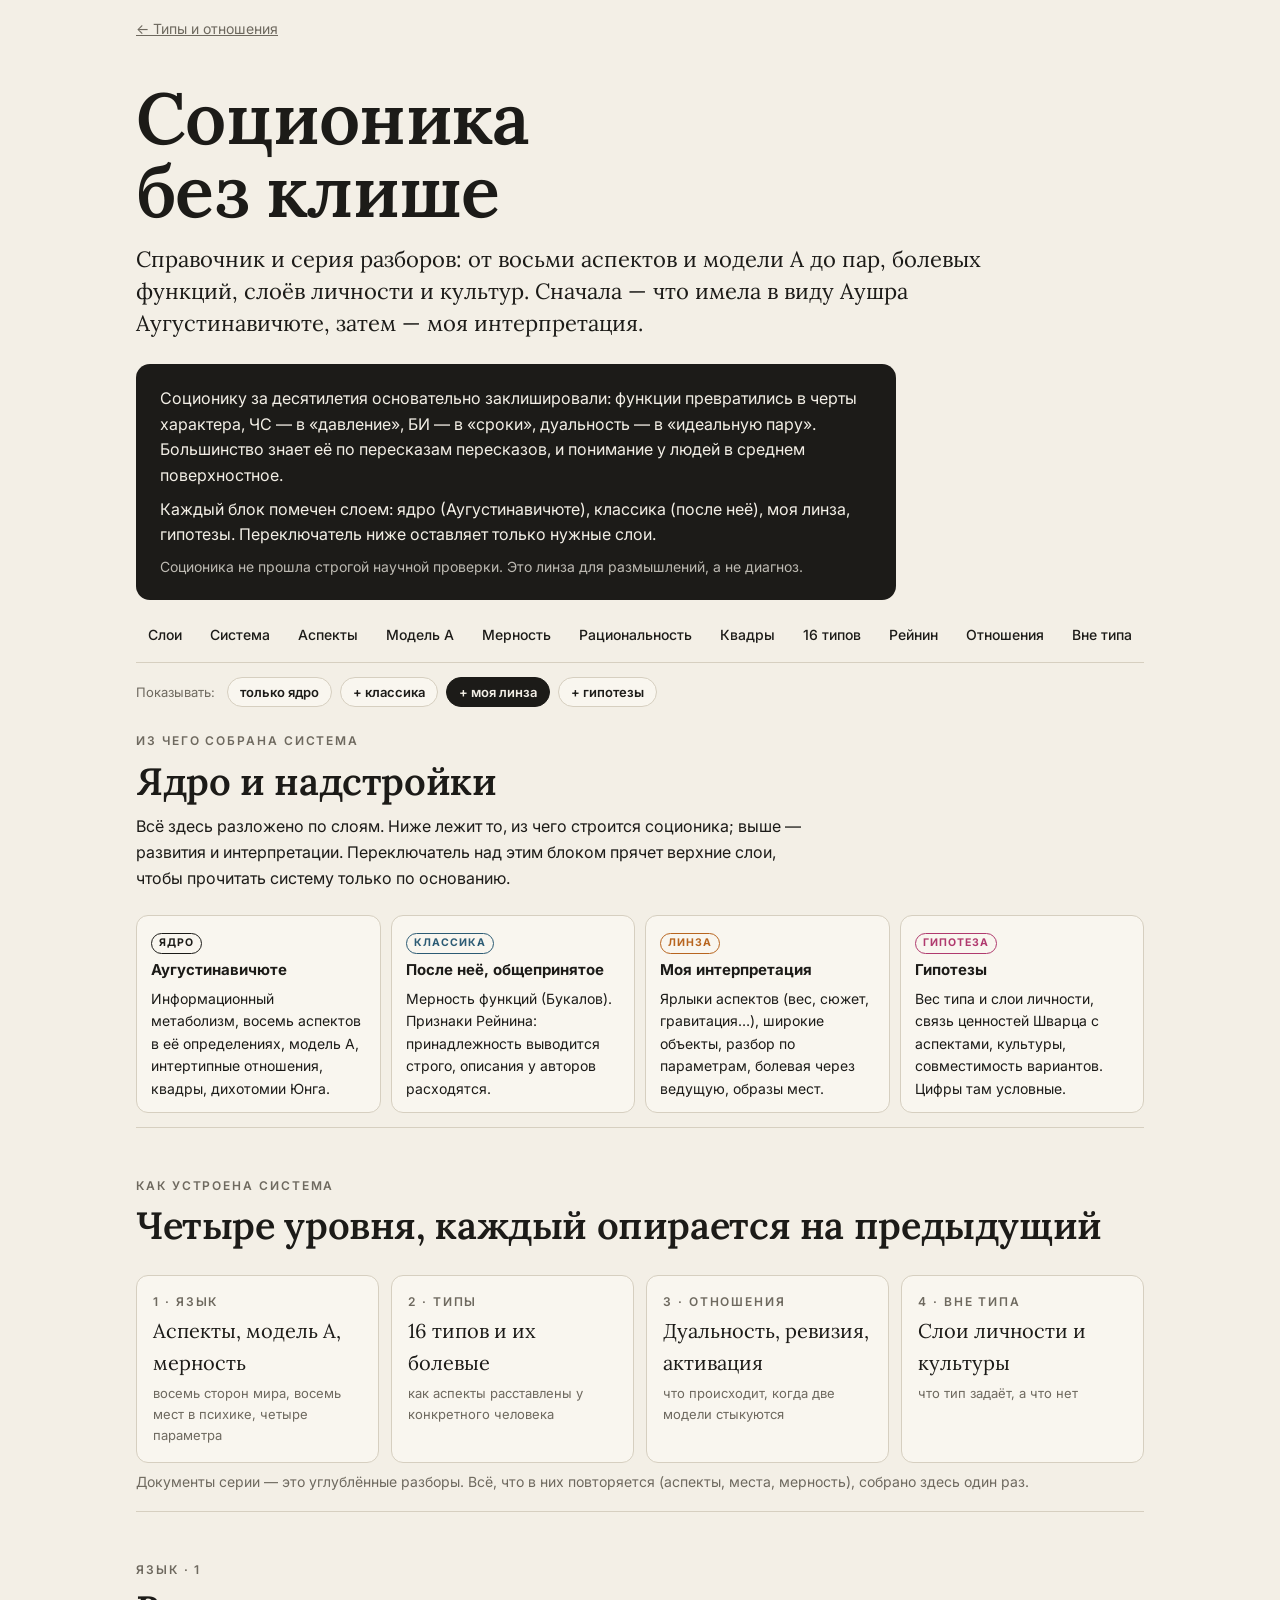
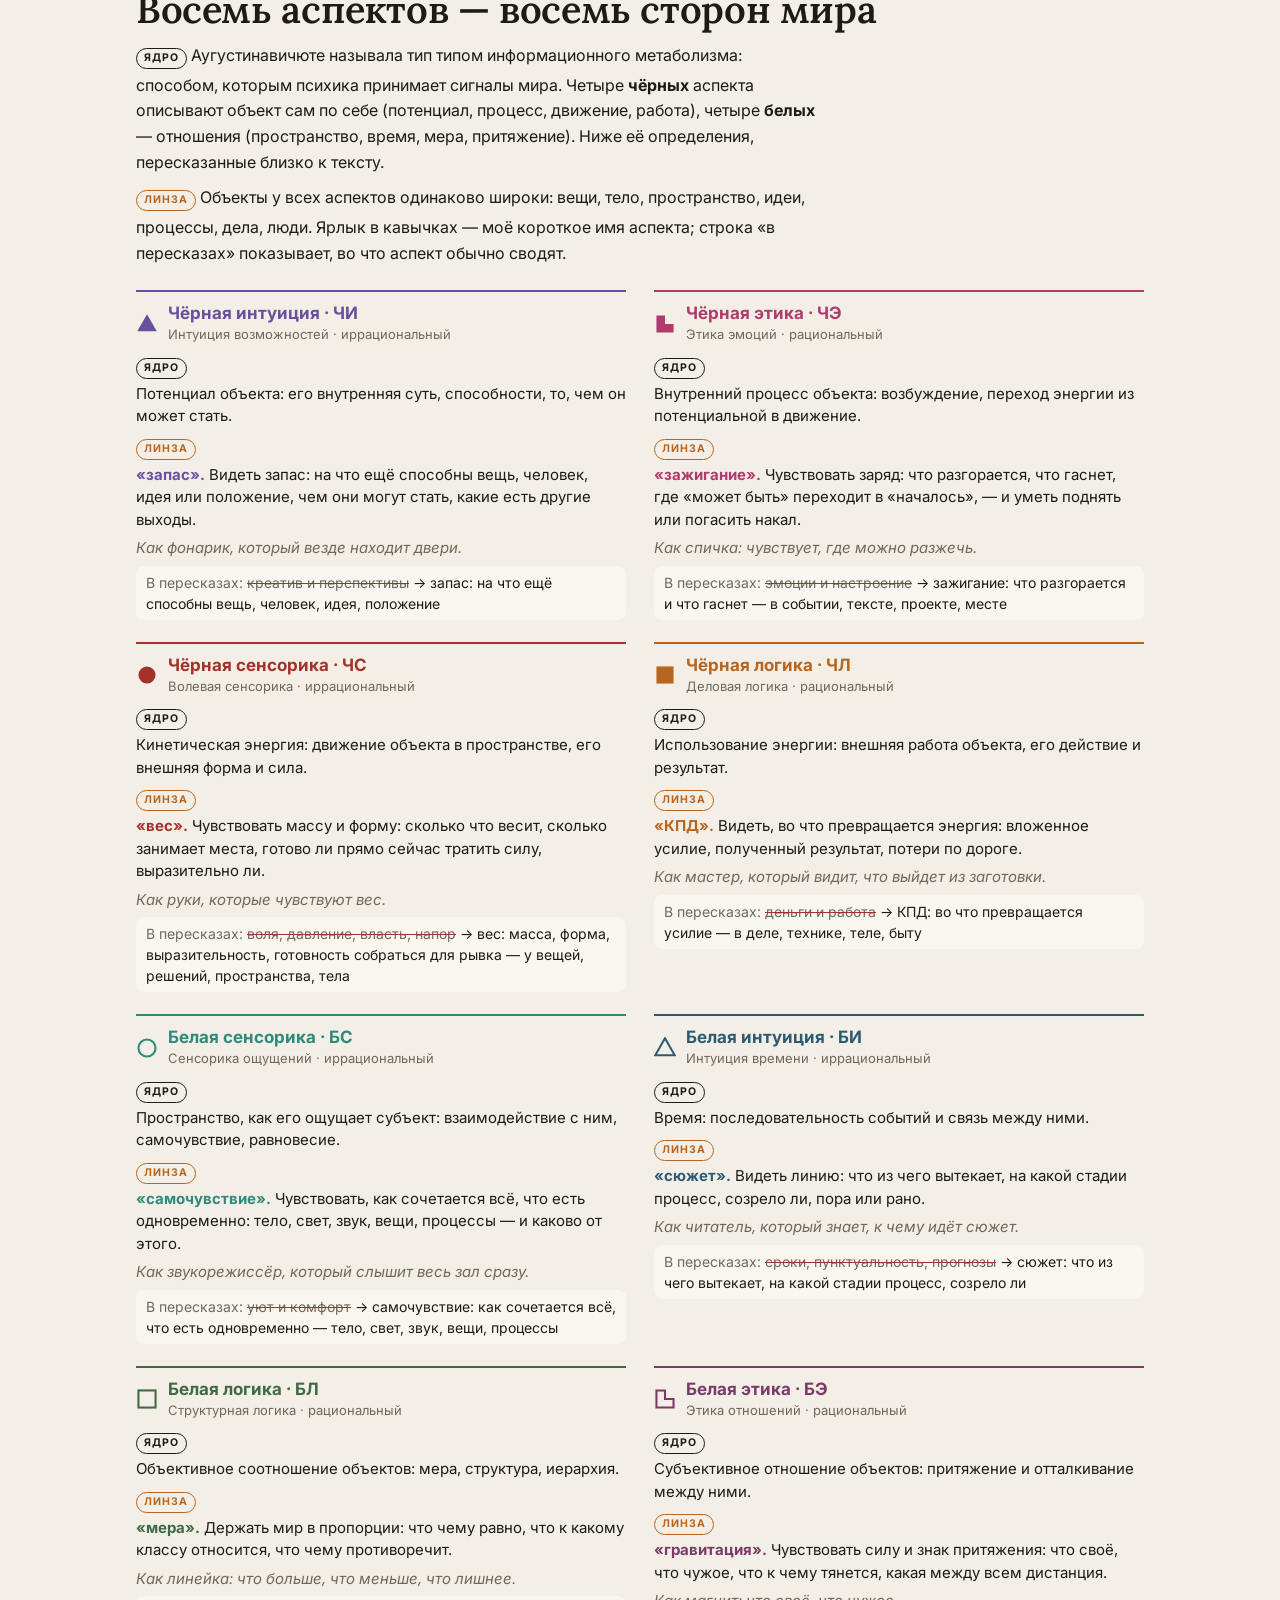
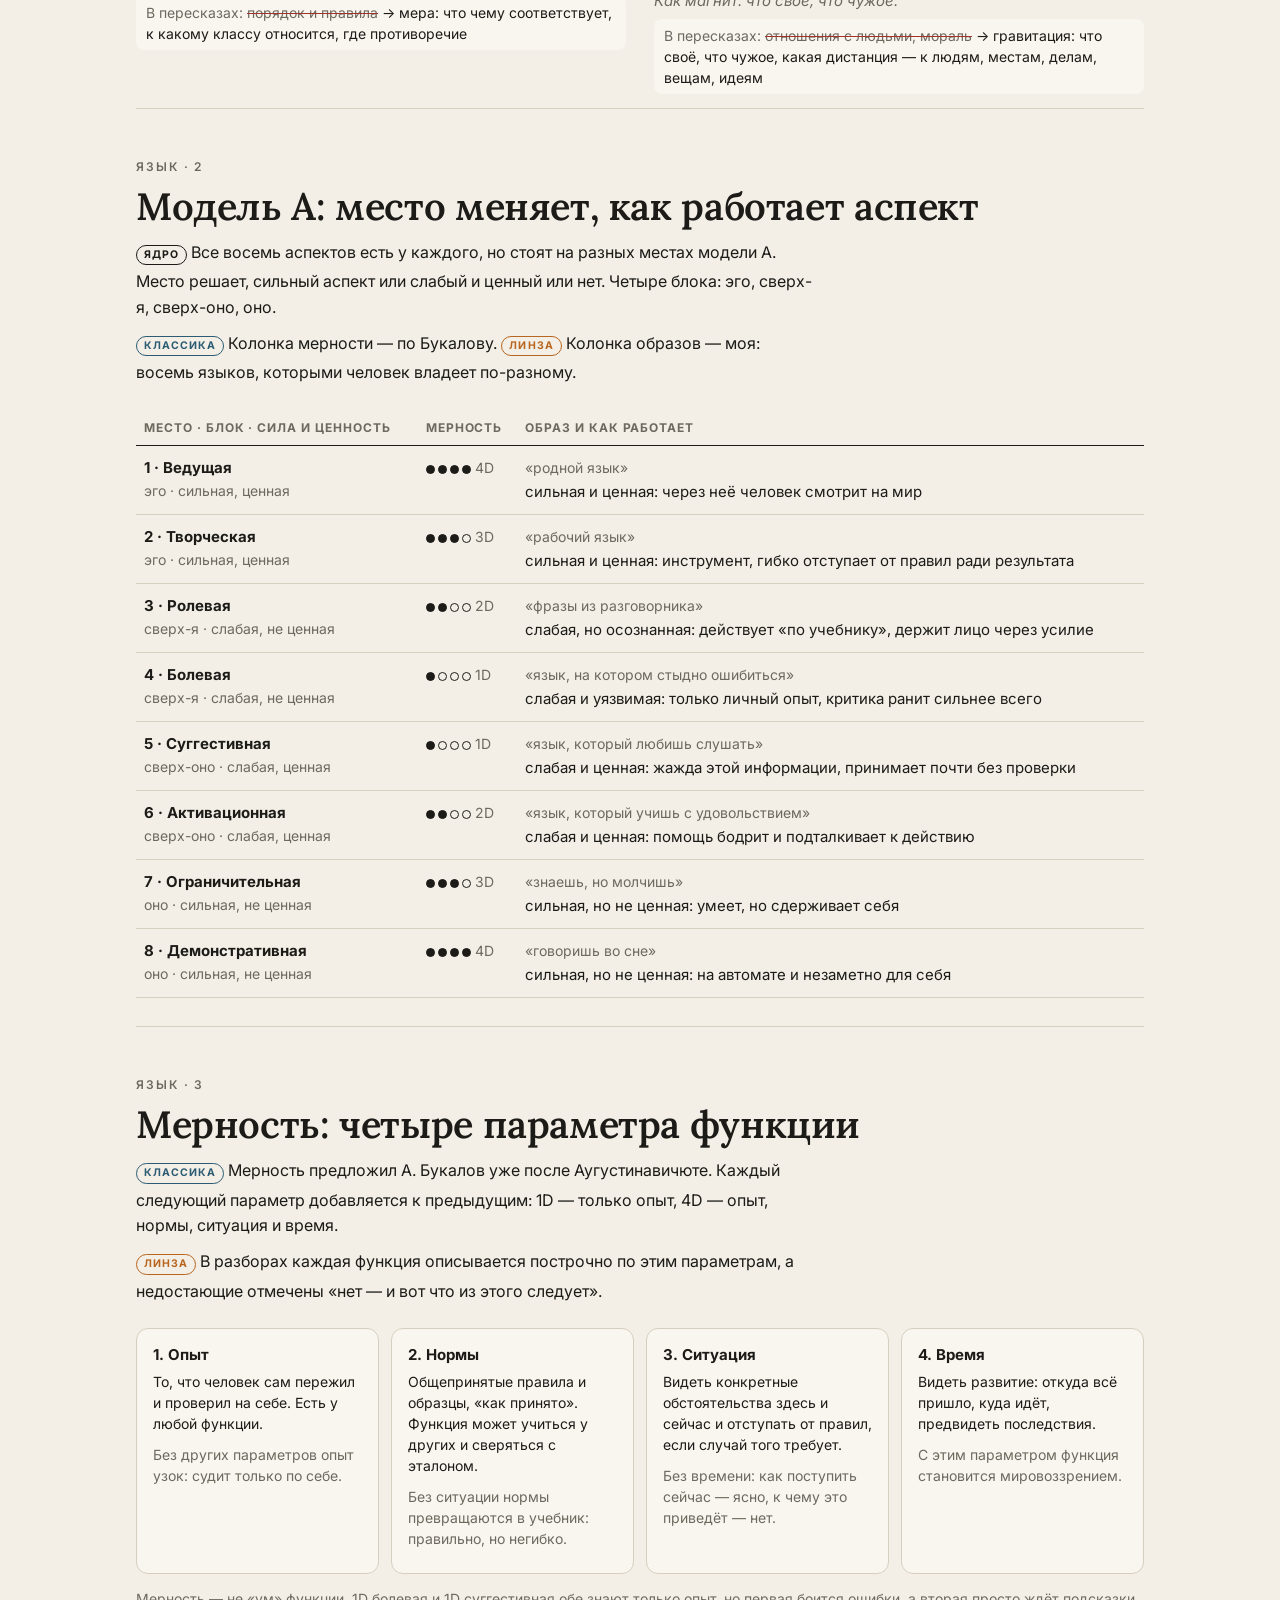
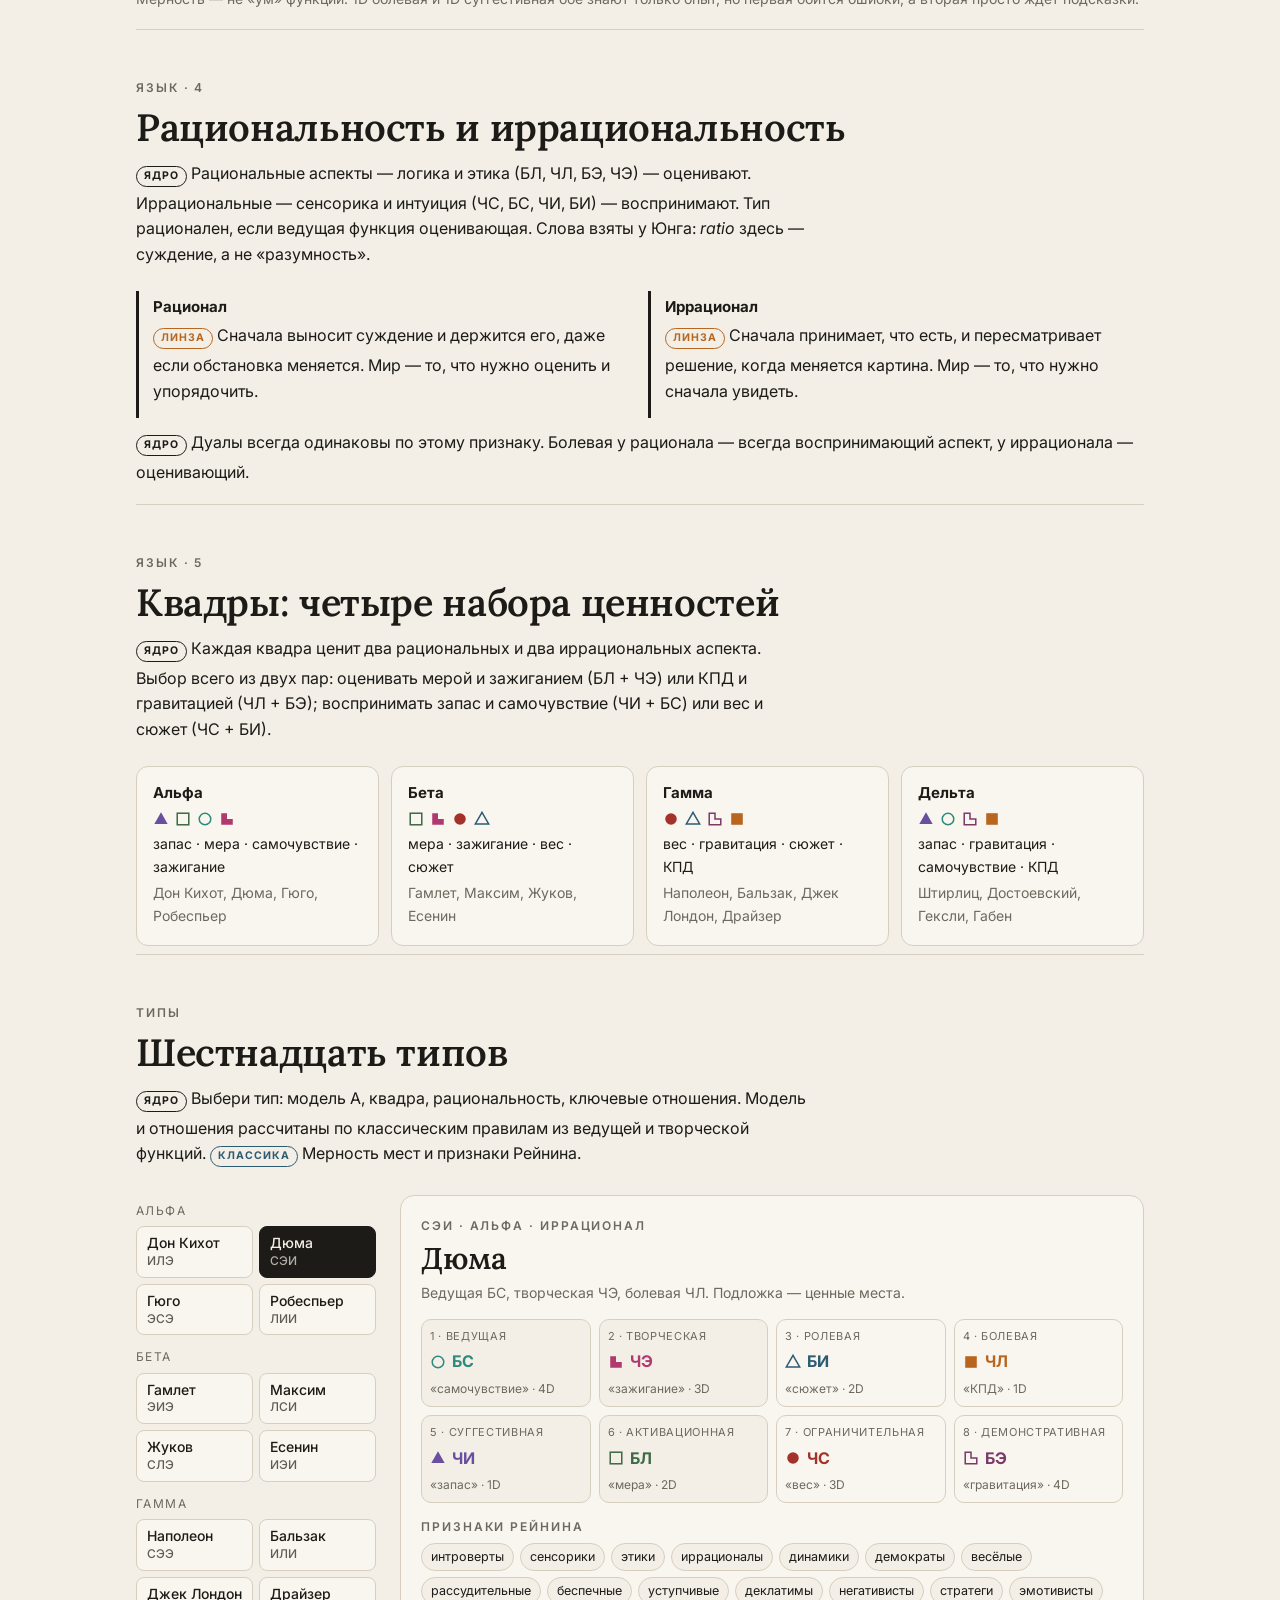
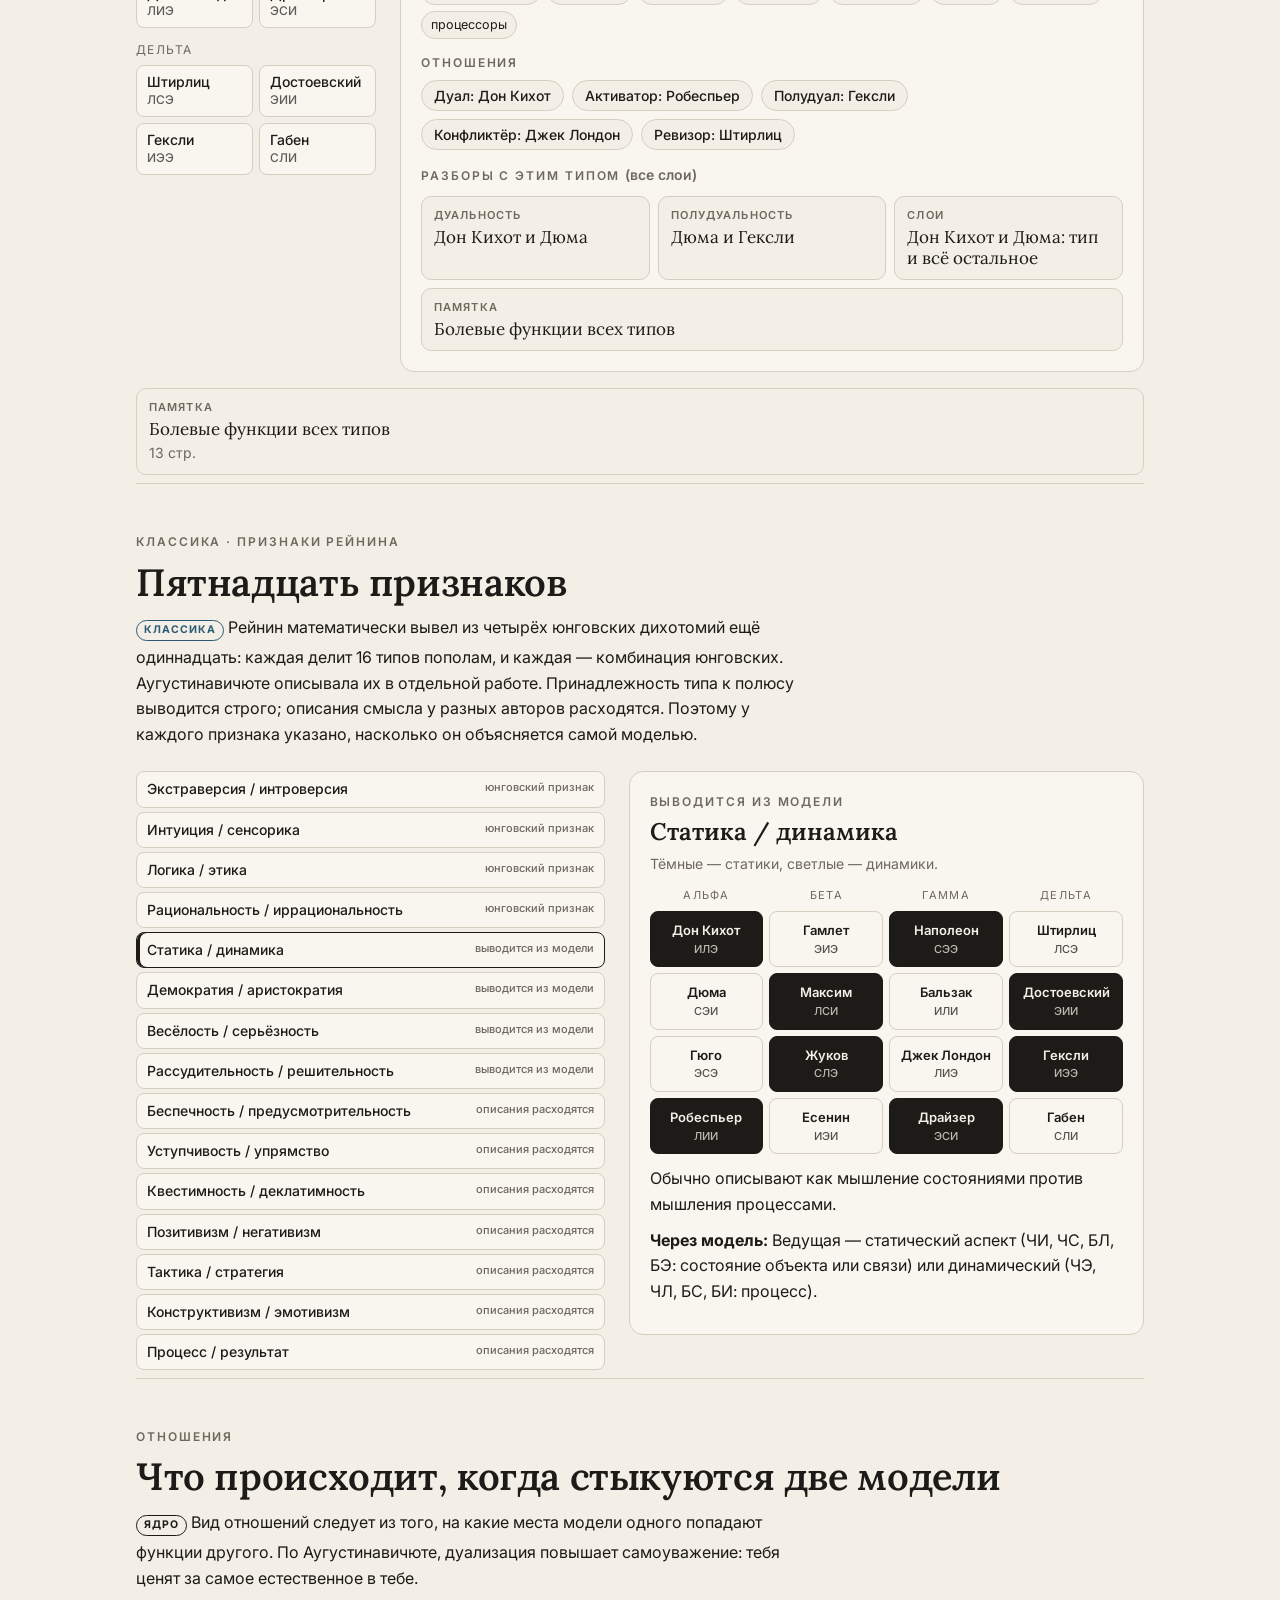
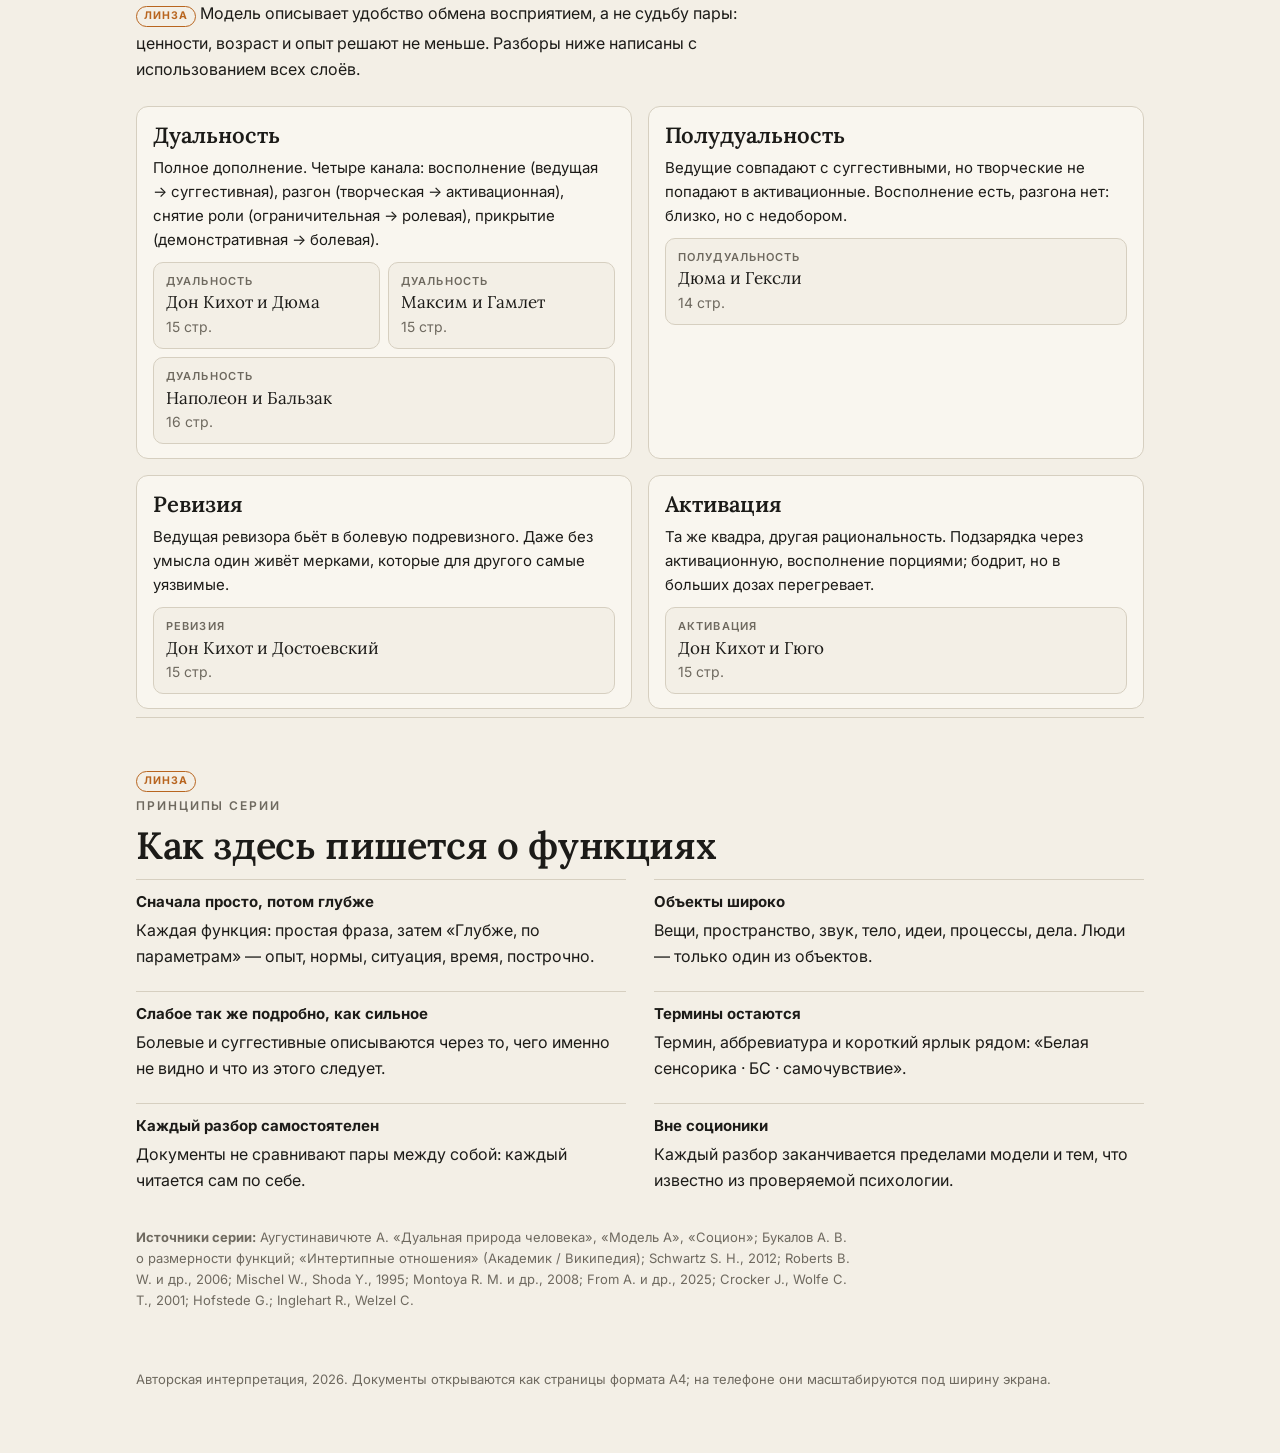
<file: reference.html>
<!doctype html><html lang="ru"><head><meta charset="utf-8"><meta name="viewport" content="width=device-width, initial-scale=1, viewport-fit=cover"><title>Справочник соционики</title>
<meta name="claude:viewport-fit-sides" content="cover">
<link rel="preconnect" href="https://fonts.googleapis.com">
<link rel="stylesheet" href="https://fonts.googleapis.com/css2?family=Inter:wght@400;500;600;700&family=Lora:ital,wght@0,400;0,600;1,400&display=swap">
<style>
/* layout: одна колонка-справочник, липкое оглавление; бумага серии в светлой теме, тёплый графит в тёмной */
:root{
 --bg:#F3EFE6; --surface:#F9F6EF; --fg:#1C1B18; --mut:#6E695F; --line:#D6CFC0; --ink:#1C1B18; --inkfg:#F3EFE6;
 --Ne:#6A4FA0; --Ni:#2C5B74; --Se:#A3322B; --Si:#2E8A7A; --Te:#B8651F; --Ti:#3F6A45; --Fe:#B03A6E; --Fi:#7B3A68;
 --fact:#DDE6D8; --int:#F1E4C4;
 --serif:"Lora",Georgia,serif; --sans:"Inter",system-ui,-apple-system,sans-serif;
}
@media (prefers-color-scheme: dark){ :root:not([data-theme="light"]){
 --bg:#1A1916; --surface:#23211D; --fg:#ECE6DA; --mut:#A39C8E; --line:#3A3731; --ink:#ECE6DA; --inkfg:#1A1916;
 --Ne:#A48CD8; --Ni:#6FA3C2; --Se:#E0756B; --Si:#5CC3AF; --Te:#E39A55; --Ti:#7DB386; --Fe:#E27BA8; --Fi:#C27BAE;
 --fact:#33402F; --int:#4A4024; color-scheme:dark } }
:root[data-theme="dark"]{
 --bg:#1A1916; --surface:#23211D; --fg:#ECE6DA; --mut:#A39C8E; --line:#3A3731; --ink:#ECE6DA; --inkfg:#1A1916;
 --Ne:#A48CD8; --Ni:#6FA3C2; --Se:#E0756B; --Si:#5CC3AF; --Te:#E39A55; --Ti:#7DB386; --Fe:#E27BA8; --Fi:#C27BAE;
 --fact:#33402F; --int:#4A4024; color-scheme:dark }
*{box-sizing:border-box}
body{background:var(--bg);color:var(--fg);font:400 16px/1.6 var(--sans);margin:0}
.wrap{max-width:1040px;margin:0 auto;padding-block:0 64px;padding-left:max(16px,env(safe-area-inset-left,0px));padding-right:max(16px,env(safe-area-inset-right,0px))}
body::before{content:"";position:fixed;inset:0 0 auto;height:env(safe-area-inset-top,0px);z-index:10;background:var(--bg)}
nav.toc{position:sticky;top:env(safe-area-inset-top,0px);z-index:5;background:var(--bg);border-bottom:1px solid var(--line);display:flex;gap:4px;overflow-x:auto;padding:10px 0;margin-bottom:8px;scrollbar-width:none}
nav.toc a{color:var(--fg);text-decoration:none;font-size:14px;font-weight:500;padding:6px 12px;border-radius:999px;white-space:nowrap}
nav.toc a:hover,nav.toc a:focus-visible{background:var(--surface);outline:none;box-shadow:inset 0 0 0 1px var(--line)}
h1,h2{font-family:var(--serif);font-weight:600;text-wrap:balance;letter-spacing:-.01em}
h1{font-size:clamp(40px,7vw,72px);line-height:1.02;margin:40px 0 16px}
h2{font-size:clamp(28px,4vw,38px);line-height:1.1;margin:0 0 12px}
h3{font-size:17px;margin:0;line-height:1.3}
h4{margin:0 0 4px;font-size:15px}
p{margin:0 0 10px}
.kicker{font-size:12px;letter-spacing:.16em;text-transform:uppercase;color:var(--mut);font-weight:600;margin-bottom:10px}
.lead{font-family:var(--serif);font-size:clamp(18px,2.2vw,22px);line-height:1.45;max-width:62ch}
.mut{color:var(--mut);font-size:14px}
section{padding:48px 0 8px;border-top:1px solid var(--line);scroll-margin-top:60px}
section>.intro{max-width:68ch;margin-bottom:24px}
.tagf,.tagi,.tagd{display:inline-block;font-size:11px;font-weight:700;letter-spacing:.1em;text-transform:uppercase;padding:2px 8px;border-radius:4px;margin-right:6px;vertical-align:2px;color:var(--fg)}
.tagf{background:var(--fact)} .tagi,.tagd{background:var(--int)}
.disc{background:var(--ink);color:var(--inkfg);border-radius:14px;padding:22px 24px;margin:24px 0 8px;max-width:76ch}
.disc p{margin:0 0 8px} .disc p:last-child{margin:0;opacity:.75;font-size:14px}
.map{display:grid;grid-template-columns:repeat(4,minmax(0,1fr));gap:12px;margin:28px 0 8px}
.map a{display:flex;flex-direction:column;gap:4px;text-decoration:none;color:var(--fg);padding:16px;border:1px solid var(--line);border-radius:12px;background:var(--surface)}
.map a:hover,.map a:focus-visible{border-color:var(--fg);outline:none}
.map .n{font-family:var(--serif);font-size:20px}
.map .arrow{font-size:13px;color:var(--mut)}
.grid2{display:grid;grid-template-columns:repeat(2,minmax(0,1fr));gap:16px 28px}
.asp{border-top:2px solid var(--c);padding-top:10px;min-width:0}
.asp header{display:flex;gap:10px;align-items:center;margin-bottom:8px}
.asp h3{color:var(--c)} .asp .tag{font-size:13px;color:var(--mut)}
.asp p{font-size:15px;line-height:1.5;margin:0 0 6px} .asp .c{color:var(--c)}
.asp .img{font-style:italic;color:var(--mut)}
.asp .cl{font-size:14px;background:var(--surface);border-radius:8px;padding:6px 10px}
.asp .cl s{color:var(--mut);text-decoration-color:var(--Se)}
.tw{overflow-x:auto;margin:8px 0 20px}
table{border-collapse:collapse;width:100%;font-size:15px;min-width:560px}
th{font-size:12px;letter-spacing:.08em;text-transform:uppercase;color:var(--mut);text-align:left;padding:8px;border-bottom:1.5px solid var(--fg)}
td{padding:10px 8px;border-bottom:1px solid var(--line);vertical-align:top}
.dots{display:inline-flex;gap:3px;vertical-align:-1px} .dots i{width:9px;height:9px;border-radius:50%;border:1.2px solid var(--fg);display:block} .dots i.on{background:var(--fg)}
.pars{display:grid;grid-template-columns:repeat(4,minmax(0,1fr));gap:12px}
.par,.quad,.rel{background:var(--surface);border:1px solid var(--line);border-radius:12px;padding:14px 16px;min-width:0}
.par p{font-size:14px;line-height:1.5}
.ratio{display:grid;grid-template-columns:repeat(2,minmax(0,1fr));gap:16px;margin:12px 0}
.ratio div{border-left:3px solid var(--fg);padding:4px 0 4px 14px}
.quads{display:grid;grid-template-columns:repeat(4,minmax(0,1fr));gap:12px}
.quad .qs{display:flex;gap:6px;margin:6px 0} .quad p{font-size:14px;margin:0 0 4px}
.explorer{display:grid;grid-template-columns:240px minmax(0,1fr);gap:24px;align-items:start}
.tlist{display:grid;grid-template-columns:repeat(2,minmax(0,1fr));gap:6px}
.tlist button{font:500 14px/1.2 var(--sans);text-align:left;padding:8px 10px;border-radius:8px;border:1px solid var(--line);background:var(--surface);color:var(--fg);cursor:pointer}
.tlist button[aria-pressed="true"]{background:var(--fg);color:var(--bg);border-color:var(--fg)}
.tlist button:focus-visible{outline:2px solid var(--Ne);outline-offset:2px}
.tlist .q{grid-column:1/-1;font-size:12px;letter-spacing:.12em;text-transform:uppercase;color:var(--mut);margin-top:6px}
.tcard{background:var(--surface);border:1px solid var(--line);border-radius:14px;padding:20px;min-width:0}
.tcard h3{font-family:var(--serif);font-size:30px;font-weight:600}
.mrow{display:grid;grid-template-columns:repeat(4,minmax(0,1fr));gap:8px;margin:14px 0}
.mcell{border:1px solid var(--line);border-radius:10px;padding:8px;min-width:0}
.mcell.v{background:var(--bg)}
.mcell .p{font-size:11px;letter-spacing:.06em;text-transform:uppercase;color:var(--mut)}
.mcell .a{display:flex;align-items:center;gap:6px;font-weight:700;margin:4px 0}
.mcell .t{font-size:12px;color:var(--mut)}
.rels{display:flex;flex-wrap:wrap;gap:8px;margin:8px 0 14px}
.rels button{font:500 14px var(--sans);border:1px solid var(--line);background:var(--bg);color:var(--fg);border-radius:999px;padding:6px 12px;cursor:pointer}
.rels button:hover{border-color:var(--fg)}
.docs{display:flex;flex-wrap:wrap;gap:8px;margin-top:10px}
a.doc{display:flex;flex-direction:column;gap:2px;min-width:180px;flex:1 1 180px;text-decoration:none;color:var(--fg);border:1px solid var(--line);border-radius:10px;padding:10px 12px;background:var(--bg)}
a.doc:hover,a.doc:focus-visible{border-color:var(--fg);outline:none}
a.doc .kind{font-size:11px;letter-spacing:.1em;text-transform:uppercase;color:var(--mut);font-weight:600}
a.doc .dt{font-family:var(--serif);font-size:17px;line-height:1.25}
.rels-grid{display:grid;grid-template-columns:repeat(2,minmax(0,1fr));gap:16px}
.rel h3{font-family:var(--serif);font-size:22px;font-weight:600;margin-bottom:6px}
.rel p{font-size:15px}
.rules{display:grid;grid-template-columns:repeat(2,minmax(0,1fr));gap:12px 28px}
.rules div{border-top:1px solid var(--line);padding-top:10px}
.src{font-size:13px;color:var(--mut);max-width:90ch}
footer{margin-top:40px;font-size:13px;color:var(--mut)}
.lay{display:inline-block;font-size:10.5px;font-weight:700;letter-spacing:.1em;text-transform:uppercase;padding:1px 7px;border-radius:999px;margin:0 0 4px;border:1px solid currentColor}
.l0{color:var(--fg)} .l1{color:var(--Ni)} .l2{color:var(--Te)} .l3{color:var(--Fe)}
.blk{margin-top:6px}
.layers{display:flex;flex-wrap:wrap;align-items:center;gap:8px;margin:14px 0 4px}
.layers .lbl{font-size:13px;color:var(--mut);margin-right:4px}
.layers button{font:600 13px var(--sans);padding:6px 12px;border-radius:999px;border:1px solid var(--line);background:var(--surface);color:var(--fg);cursor:pointer}
.layers button[aria-pressed="true"]{background:var(--fg);color:var(--bg);border-color:var(--fg)}
.layers button:focus-visible{outline:2px solid var(--Ne);outline-offset:2px}
.stack{display:grid;grid-template-columns:repeat(4,minmax(0,1fr));gap:10px;margin:18px 0 6px}
.stack div{border:1px solid var(--line);border-radius:12px;padding:12px 14px;background:var(--surface);min-width:0}
.stack p{font-size:14px;margin:6px 0 0}
.rnwrap{display:grid;grid-template-columns:minmax(0,1fr) minmax(0,1.1fr);gap:24px;align-items:start}
.rnlist{display:flex;flex-direction:column;gap:4px}
.rnlist button{font:500 14px/1.3 var(--sans);text-align:left;padding:8px 10px;border-radius:8px;border:1px solid var(--line);background:var(--surface);color:var(--fg);cursor:pointer;display:flex;justify-content:space-between;gap:8px}
.rnlist button[aria-pressed="true"]{border-color:var(--fg);box-shadow:inset 3px 0 0 var(--fg)}
.rnlist button:focus-visible{outline:2px solid var(--Ne);outline-offset:2px}
.rnlist .k{font-size:11px;color:var(--mut);white-space:nowrap}
.rngrid{display:grid;grid-template-columns:repeat(4,minmax(0,1fr));gap:6px;margin:12px 0}
.rngrid .qh{font-size:11px;letter-spacing:.12em;text-transform:uppercase;color:var(--mut);text-align:center}
.rngrid .c{border-radius:8px;padding:8px 6px;text-align:center;font-size:13px;font-weight:600;border:1px solid var(--line)}
.rngrid .c.on{background:var(--fg);color:var(--bg);border-color:var(--fg)}
.rngrid .c .s{display:block;font-size:11px;font-weight:500;opacity:.75}
.traits{display:flex;flex-wrap:wrap;gap:6px;margin:6px 0 14px}
.traits span{font-size:12.5px;border:1px solid var(--line);border-radius:999px;padding:3px 9px;background:var(--bg)}
@media (max-width:820px){
 .rnwrap{grid-template-columns:1fr} .stack{grid-template-columns:repeat(2,minmax(0,1fr))}
 .map,.pars,.quads{grid-template-columns:repeat(2,minmax(0,1fr))}
 .explorer{grid-template-columns:1fr}
 .tlist{grid-template-columns:repeat(4,minmax(0,1fr))}
}
@media (max-width:560px){
 .grid2,.ratio,.rels-grid,.rules{grid-template-columns:1fr}
 .mrow{grid-template-columns:repeat(2,minmax(0,1fr))}
 .tlist{grid-template-columns:repeat(2,minmax(0,1fr))}
}
body[data-show="0"] [data-layer]:not([data-layer="0"]){display:none}
body[data-show="1"] [data-layer="2"],body[data-show="1"] [data-layer="3"]{display:none}
body[data-show="2"] [data-layer="3"]{display:none}
@media (prefers-reduced-motion:no-preference){html{scroll-behavior:smooth}}
</style>

</head><body><div class="wrap">
<p style="margin:16px 0 0"><a href="index.html" style="color:var(--mut);font-size:14px">← Типы и отношения</a></p>
<header>
  <h1>Соционика<br>без клише</h1>
  <p class="lead">Справочник и серия разборов: от восьми аспектов и модели А до пар, болевых функций, слоёв личности и культур. Сначала — что имела в виду Аушра Аугустинавичюте, затем — моя интерпретация.</p>
  <div class="disc">
    <p>Соционику за десятилетия основательно заклишировали: функции превратились в черты характера, ЧС — в «давление», БИ — в «сроки», дуальность — в «идеальную пару». Большинство знает её по пересказам пересказов, и понимание у людей в среднем поверхностное.</p>
    <p>Каждый блок помечен слоем: ядро (Аугустинавичюте), классика (после неё), моя линза, гипотезы. Переключатель ниже оставляет только нужные слои.</p>
    <p>Соционика не прошла строгой научной проверки. Это линза для размышлений, а не диагноз.</p>
  </div>
</header>
<nav class="toc" aria-label="Разделы">
  <a href="#layers-map">Слои</a><a href="#system">Система</a><a href="#aspects">Аспекты</a><a href="#model">Модель А</a><a href="#dimension">Мерность</a><a href="#rationality">Рациональность</a><a href="#quadras">Квадры</a><a href="#types">16 типов</a><a href="#reinin">Рейнин</a><a href="#relations">Отношения</a><a href="#beyond">Вне типа</a><a href="#rules">Принципы</a>
</nav>

<div class="layers" role="group" aria-label="Слои"><span class="lbl">Показывать:</span>
  <button type="button" id="ly0" data-l="0">только ядро</button><button type="button" id="ly1" data-l="1">+ классика</button><button type="button" id="ly2" data-l="2">+ моя линза</button><button type="button" id="ly3" data-l="3">+ гипотезы</button></div>
<section id="layers-map" style="border-top:none;padding-top:20px">
  <div class="kicker">Из чего собрана система</div>
  <h2>Ядро и надстройки</h2>
  <div class="intro"><p>Всё здесь разложено по слоям. Ниже лежит то, из чего строится соционика; выше — развития и интерпретации. Переключатель над этим блоком прячет верхние слои, чтобы прочитать систему только по основанию.</p></div>
  <div class="stack">
    <div><span class="lay l0">ядро</span><h4>Аугустинавичюте</h4><p>Информационный метаболизм, восемь аспектов в её определениях, модель А, интертипные отношения, квадры, дихотомии Юнга.</p></div>
    <div><span class="lay l1">классика</span><h4>После неё, общепринятое</h4><p>Мерность функций (Букалов). Признаки Рейнина: принадлежность выводится строго, описания у авторов расходятся.</p></div>
    <div><span class="lay l2">линза</span><h4>Моя интерпретация</h4><p>Ярлыки аспектов (вес, сюжет, гравитация…), широкие объекты, разбор по параметрам, болевая через ведущую, образы мест.</p></div>
    <div><span class="lay l3">гипотеза</span><h4>Гипотезы</h4><p>Вес типа и слои личности, связь ценностей Шварца с аспектами, культуры, совместимость вариантов. Цифры там условные.</p></div>
  </div>
</section>
<section id="system">
  <div class="kicker">Как устроена система</div>
  <h2>Четыре уровня, каждый опирается на предыдущий</h2>
  <div class="map">
    <a href="#aspects"><span class="kicker" style="margin:0">1 · Язык</span><span class="n">Аспекты, модель А, мерность</span><span class="arrow">восемь сторон мира, восемь мест в психике, четыре параметра</span></a>
    <a href="#types"><span class="kicker" style="margin:0">2 · Типы</span><span class="n">16 типов и их болевые</span><span class="arrow">как аспекты расставлены у конкретного человека</span></a>
    <a href="#relations"><span class="kicker" style="margin:0">3 · Отношения</span><span class="n">Дуальность, ревизия, активация</span><span class="arrow">что происходит, когда две модели стыкуются</span></a>
    <a href="#beyond"><span class="kicker" style="margin:0">4 · Вне типа</span><span class="n">Слои личности и культуры</span><span class="arrow">что тип задаёт, а что нет</span></a>
  </div>
  <p class="mut">Документы серии — это углублённые разборы. Всё, что в них повторяется (аспекты, места, мерность), собрано здесь один раз.</p>
</section>

<section id="aspects">
  <div class="kicker">Язык · 1</div>
  <h2>Восемь аспектов — восемь сторон мира</h2>
  <div class="intro"><p data-layer="0"><span class="lay l0">ядро</span> Аугустинавичюте называла тип типом информационного метаболизма: способом, которым психика принимает сигналы мира. Четыре <b>чёрных</b> аспекта описывают объект сам по себе (потенциал, процесс, движение, работа), четыре <b>белых</b> — отношения (пространство, время, мера, притяжение). Ниже её определения, пересказанные близко к тексту.</p>
  <p data-layer="2"><span class="lay l2">линза</span> Объекты у всех аспектов одинаково широки: вещи, тело, пространство, идеи, процессы, дела, люди. Ярлык в кавычках — моё короткое имя аспекта; строка «в пересказах» показывает, во что аспект обычно сводят.</p></div>
  <div class="grid2"><article class="asp" style="--c:var(--Ne)">
  <header><svg class="sym" width="22" height="22" viewBox="-9 -9 18 18" aria-hidden="true"><polygon points="0,-8 8,6 -8,6" fill="var(--Ne)"/></svg><div><h3>Чёрная интуиция · ЧИ</h3><div class="tag">Интуиция возможностей · иррациональный</div></div></header>
  <div data-layer="0" class="blk"><span class="lay l0">ядро</span><p>Потенциал объекта: его внутренняя суть, способности, то, чем он может стать.</p></div>
  <div data-layer="2" class="blk"><span class="lay l2">линза</span><p><b class="c">«запас».</b> Видеть запас: на что ещё способны вещь, человек, идея или положение, чем они могут стать, какие есть другие выходы.</p>
  <p class="img">Как фонарик, который везде находит двери.</p>
  <p class="cl"><span class="mut">В пересказах:</span> <s>креатив и перспективы</s> → запас: на что ещё способны вещь, человек, идея, положение</p></div>
</article><article class="asp" style="--c:var(--Fe)">
  <header><svg class="sym" width="22" height="22" viewBox="-9 -9 18 18" aria-hidden="true"><path d="M-7 -7 H0 V0 H7 V7 H-7 Z" fill="var(--Fe)"/></svg><div><h3>Чёрная этика · ЧЭ</h3><div class="tag">Этика эмоций · рациональный</div></div></header>
  <div data-layer="0" class="blk"><span class="lay l0">ядро</span><p>Внутренний процесс объекта: возбуждение, переход энергии из потенциальной в движение.</p></div>
  <div data-layer="2" class="blk"><span class="lay l2">линза</span><p><b class="c">«зажигание».</b> Чувствовать заряд: что разгорается, что гаснет, где «может быть» переходит в «началось», — и уметь поднять или погасить накал.</p>
  <p class="img">Как спичка: чувствует, где можно разжечь.</p>
  <p class="cl"><span class="mut">В пересказах:</span> <s>эмоции и настроение</s> → зажигание: что разгорается и что гаснет — в событии, тексте, проекте, месте</p></div>
</article><article class="asp" style="--c:var(--Se)">
  <header><svg class="sym" width="22" height="22" viewBox="-9 -9 18 18" aria-hidden="true"><circle cx="0" cy="0" r="7" fill="var(--Se)"/></svg><div><h3>Чёрная сенсорика · ЧС</h3><div class="tag">Волевая сенсорика · иррациональный</div></div></header>
  <div data-layer="0" class="blk"><span class="lay l0">ядро</span><p>Кинетическая энергия: движение объекта в пространстве, его внешняя форма и сила.</p></div>
  <div data-layer="2" class="blk"><span class="lay l2">линза</span><p><b class="c">«вес».</b> Чувствовать массу и форму: сколько что весит, сколько занимает места, готово ли прямо сейчас тратить силу, выразительно ли.</p>
  <p class="img">Как руки, которые чувствуют вес.</p>
  <p class="cl"><span class="mut">В пересказах:</span> <s>воля, давление, власть, напор</s> → вес: масса, форма, выразительность, готовность собраться для рывка — у вещей, решений, пространства, тела</p></div>
</article><article class="asp" style="--c:var(--Te)">
  <header><svg class="sym" width="22" height="22" viewBox="-9 -9 18 18" aria-hidden="true"><rect x="-7" y="-7" width="14" height="14" fill="var(--Te)"/></svg><div><h3>Чёрная логика · ЧЛ</h3><div class="tag">Деловая логика · рациональный</div></div></header>
  <div data-layer="0" class="blk"><span class="lay l0">ядро</span><p>Использование энергии: внешняя работа объекта, его действие и результат.</p></div>
  <div data-layer="2" class="blk"><span class="lay l2">линза</span><p><b class="c">«КПД».</b> Видеть, во что превращается энергия: вложенное усилие, полученный результат, потери по дороге.</p>
  <p class="img">Как мастер, который видит, что выйдет из заготовки.</p>
  <p class="cl"><span class="mut">В пересказах:</span> <s>деньги и работа</s> → КПД: во что превращается усилие — в деле, технике, теле, быту</p></div>
</article><article class="asp" style="--c:var(--Si)">
  <header><svg class="sym" width="22" height="22" viewBox="-9 -9 18 18" aria-hidden="true"><circle cx="0" cy="0" r="7" fill="none" stroke="var(--Si)" stroke-width="1.7"/></svg><div><h3>Белая сенсорика · БС</h3><div class="tag">Сенсорика ощущений · иррациональный</div></div></header>
  <div data-layer="0" class="blk"><span class="lay l0">ядро</span><p>Пространство, как его ощущает субъект: взаимодействие с ним, самочувствие, равновесие.</p></div>
  <div data-layer="2" class="blk"><span class="lay l2">линза</span><p><b class="c">«самочувствие».</b> Чувствовать, как сочетается всё, что есть одновременно: тело, свет, звук, вещи, процессы — и каково от этого.</p>
  <p class="img">Как звукорежиссёр, который слышит весь зал сразу.</p>
  <p class="cl"><span class="mut">В пересказах:</span> <s>уют и комфорт</s> → самочувствие: как сочетается всё, что есть одновременно — тело, свет, звук, вещи, процессы</p></div>
</article><article class="asp" style="--c:var(--Ni)">
  <header><svg class="sym" width="22" height="22" viewBox="-9 -9 18 18" aria-hidden="true"><polygon points="0,-8 8,6 -8,6" fill="none" stroke="var(--Ni)" stroke-width="1.7"/></svg><div><h3>Белая интуиция · БИ</h3><div class="tag">Интуиция времени · иррациональный</div></div></header>
  <div data-layer="0" class="blk"><span class="lay l0">ядро</span><p>Время: последовательность событий и связь между ними.</p></div>
  <div data-layer="2" class="blk"><span class="lay l2">линза</span><p><b class="c">«сюжет».</b> Видеть линию: что из чего вытекает, на какой стадии процесс, созрело ли, пора или рано.</p>
  <p class="img">Как читатель, который знает, к чему идёт сюжет.</p>
  <p class="cl"><span class="mut">В пересказах:</span> <s>сроки, пунктуальность, прогнозы</s> → сюжет: что из чего вытекает, на какой стадии процесс, созрело ли</p></div>
</article><article class="asp" style="--c:var(--Ti)">
  <header><svg class="sym" width="22" height="22" viewBox="-9 -9 18 18" aria-hidden="true"><rect x="-7" y="-7" width="14" height="14" fill="none" stroke="var(--Ti)" stroke-width="1.7"/></svg><div><h3>Белая логика · БЛ</h3><div class="tag">Структурная логика · рациональный</div></div></header>
  <div data-layer="0" class="blk"><span class="lay l0">ядро</span><p>Объективное соотношение объектов: мера, структура, иерархия.</p></div>
  <div data-layer="2" class="blk"><span class="lay l2">линза</span><p><b class="c">«мера».</b> Держать мир в пропорции: что чему равно, что к какому классу относится, что чему противоречит.</p>
  <p class="img">Как линейка: что больше, что меньше, что лишнее.</p>
  <p class="cl"><span class="mut">В пересказах:</span> <s>порядок и правила</s> → мера: что чему соответствует, к какому классу относится, где противоречие</p></div>
</article><article class="asp" style="--c:var(--Fi)">
  <header><svg class="sym" width="22" height="22" viewBox="-9 -9 18 18" aria-hidden="true"><path d="M-7 -7 H0 V0 H7 V7 H-7 Z" fill="none" stroke="var(--Fi)" stroke-width="1.7"/></svg><div><h3>Белая этика · БЭ</h3><div class="tag">Этика отношений · рациональный</div></div></header>
  <div data-layer="0" class="blk"><span class="lay l0">ядро</span><p>Субъективное отношение объектов: притяжение и отталкивание между ними.</p></div>
  <div data-layer="2" class="blk"><span class="lay l2">линза</span><p><b class="c">«гравитация».</b> Чувствовать силу и знак притяжения: что своё, что чужое, что к чему тянется, какая между всем дистанция.</p>
  <p class="img">Как магнит: что своё, что чужое.</p>
  <p class="cl"><span class="mut">В пересказах:</span> <s>отношения с людьми, мораль</s> → гравитация: что своё, что чужое, какая дистанция — к людям, местам, делам, вещам, идеям</p></div>
</article></div>
</section>

<section id="model">
  <div class="kicker">Язык · 2</div>
  <h2>Модель А: место меняет, как работает аспект</h2>
  <div class="intro"><p data-layer="0"><span class="lay l0">ядро</span> Все восемь аспектов есть у каждого, но стоят на разных местах модели А. Место решает, сильный аспект или слабый и ценный или нет. Четыре блока: эго, сверх-я, сверх-оно, оно.</p>
  <p data-layer="1"><span class="lay l1">классика</span> Колонка мерности — по Букалову. <span data-layer="2"><span class="lay l2">линза</span> Колонка образов — моя: восемь языков, которыми человек владеет по-разному.</span></p></div>
  <div class="tw"><table><tr><th>Место · блок · сила и ценность</th><th data-layer="1">Мерность</th><th data-layer="2">Образ и как работает</th></tr><tr><td><b>1 · Ведущая</b><div class="mut">эго · сильная, ценная</div></td><td data-layer="1"><span class="dots" aria-label="4D"><i class="on"></i><i class="on"></i><i class="on"></i><i class="on"></i></span> <span class="mut">4D</span></td><td data-layer="2"><span class="mut">«родной язык»</span><br>сильная и ценная: через неё человек смотрит на мир</td></tr><tr><td><b>2 · Творческая</b><div class="mut">эго · сильная, ценная</div></td><td data-layer="1"><span class="dots" aria-label="3D"><i class="on"></i><i class="on"></i><i class="on"></i><i class=""></i></span> <span class="mut">3D</span></td><td data-layer="2"><span class="mut">«рабочий язык»</span><br>сильная и ценная: инструмент, гибко отступает от правил ради результата</td></tr><tr><td><b>3 · Ролевая</b><div class="mut">сверх-я · слабая, не ценная</div></td><td data-layer="1"><span class="dots" aria-label="2D"><i class="on"></i><i class="on"></i><i class=""></i><i class=""></i></span> <span class="mut">2D</span></td><td data-layer="2"><span class="mut">«фразы из разговорника»</span><br>слабая, но осознанная: действует «по учебнику», держит лицо через усилие</td></tr><tr><td><b>4 · Болевая</b><div class="mut">сверх-я · слабая, не ценная</div></td><td data-layer="1"><span class="dots" aria-label="1D"><i class="on"></i><i class=""></i><i class=""></i><i class=""></i></span> <span class="mut">1D</span></td><td data-layer="2"><span class="mut">«язык, на котором стыдно ошибиться»</span><br>слабая и уязвимая: только личный опыт, критика ранит сильнее всего</td></tr><tr><td><b>5 · Суггестивная</b><div class="mut">сверх-оно · слабая, ценная</div></td><td data-layer="1"><span class="dots" aria-label="1D"><i class="on"></i><i class=""></i><i class=""></i><i class=""></i></span> <span class="mut">1D</span></td><td data-layer="2"><span class="mut">«язык, который любишь слушать»</span><br>слабая и ценная: жажда этой информации, принимает почти без проверки</td></tr><tr><td><b>6 · Активационная</b><div class="mut">сверх-оно · слабая, ценная</div></td><td data-layer="1"><span class="dots" aria-label="2D"><i class="on"></i><i class="on"></i><i class=""></i><i class=""></i></span> <span class="mut">2D</span></td><td data-layer="2"><span class="mut">«язык, который учишь с удовольствием»</span><br>слабая и ценная: помощь бодрит и подталкивает к действию</td></tr><tr><td><b>7 · Ограничительная</b><div class="mut">оно · сильная, не ценная</div></td><td data-layer="1"><span class="dots" aria-label="3D"><i class="on"></i><i class="on"></i><i class="on"></i><i class=""></i></span> <span class="mut">3D</span></td><td data-layer="2"><span class="mut">«знаешь, но молчишь»</span><br>сильная, но не ценная: умеет, но сдерживает себя</td></tr><tr><td><b>8 · Демонстративная</b><div class="mut">оно · сильная, не ценная</div></td><td data-layer="1"><span class="dots" aria-label="4D"><i class="on"></i><i class="on"></i><i class="on"></i><i class="on"></i></span> <span class="mut">4D</span></td><td data-layer="2"><span class="mut">«говоришь во сне»</span><br>сильная, но не ценная: на автомате и незаметно для себя</td></tr></table></div>
</section>

<section id="dimension" data-layer="1">
  <div class="kicker">Язык · 3</div>
  <h2>Мерность: четыре параметра функции</h2>
  <div class="intro"><p><span class="lay l1">классика</span> Мерность предложил А. Букалов уже после Аугустинавичюте. Каждый следующий параметр добавляется к предыдущим: 1D — только опыт, 4D — опыт, нормы, ситуация и время. </p><p data-layer="2"><span class="lay l2">линза</span> В разборах каждая функция описывается построчно по этим параметрам, а недостающие отмечены «нет — и вот что из этого следует».</p></div>
  <div class="pars"><div class="par"><h4>1. Опыт</h4><p>То, что человек сам пережил и проверил на себе. Есть у любой функции.</p><p class="mut">Без других параметров опыт узок: судит только по себе.</p></div><div class="par"><h4>2. Нормы</h4><p>Общепринятые правила и образцы, «как принято». Функция может учиться у других и сверяться с эталоном.</p><p class="mut">Без ситуации нормы превращаются в учебник: правильно, но негибко.</p></div><div class="par"><h4>3. Ситуация</h4><p>Видеть конкретные обстоятельства здесь и сейчас и отступать от правил, если случай того требует.</p><p class="mut">Без времени: как поступить сейчас — ясно, к чему это приведёт — нет.</p></div><div class="par"><h4>4. Время</h4><p>Видеть развитие: откуда всё пришло, куда идёт, предвидеть последствия.</p><p class="mut">С этим параметром функция становится мировоззрением.</p></div></div>
  <p class="mut" style="margin-top:14px">Мерность — не «ум» функции. 1D болевая и 1D суггестивная обе знают только опыт, но первая боится ошибки, а вторая просто ждёт подсказки.</p>
</section>

<section id="rationality">
  <div class="kicker">Язык · 4</div>
  <h2>Рациональность и иррациональность</h2>
  <div class="intro"><p data-layer="0"><span class="lay l0">ядро</span> Рациональные аспекты — логика и этика (БЛ, ЧЛ, БЭ, ЧЭ) — оценивают. Иррациональные — сенсорика и интуиция (ЧС, БС, ЧИ, БИ) — воспринимают. Тип рационален, если ведущая функция оценивающая. Слова взяты у Юнга: <i>ratio</i> здесь — суждение, а не «разумность».</p></div>
  <div class="ratio" data-layer="2">
    <div><h4>Рационал</h4><p><span class="lay l2">линза</span> Сначала выносит суждение и держится его, даже если обстановка меняется. Мир — то, что нужно оценить и упорядочить.</p></div>
    <div><h4>Иррационал</h4><p><span class="lay l2">линза</span> Сначала принимает, что есть, и пересматривает решение, когда меняется картина. Мир — то, что нужно сначала увидеть.</p></div>
  </div>
  <p data-layer="0"><span class="lay l0">ядро</span> Дуалы всегда одинаковы по этому признаку. Болевая у рационала — всегда воспринимающий аспект, у иррационала — оценивающий.</p>
</section>

<section id="quadras">
  <div class="kicker">Язык · 5</div>
  <h2>Квадры: четыре набора ценностей</h2>
  <div class="intro"><p><span class="lay l0">ядро</span> Каждая квадра ценит два рациональных и два иррациональных аспекта. Выбор всего из двух пар: оценивать мерой и зажиганием (БЛ + ЧЭ) или КПД и гравитацией (ЧЛ + БЭ); воспринимать запас и самочувствие (ЧИ + БС) или вес и сюжет (ЧС + БИ).</p></div>
  <div class="quads"><div class="quad"><h4>Альфа</h4><div class="qs"><svg class="sym" width="16" height="16" viewBox="-9 -9 18 18" aria-hidden="true"><polygon points="0,-7.5 7.5,5.5 -7.5,5.5" fill="var(--Ne)"/></svg><svg class="sym" width="16" height="16" viewBox="-9 -9 18 18" aria-hidden="true"><rect x="-6.5" y="-6.5" width="13.0" height="13.0" fill="none" stroke="var(--Ti)" stroke-width="1.7"/></svg><svg class="sym" width="16" height="16" viewBox="-9 -9 18 18" aria-hidden="true"><circle cx="0" cy="0" r="6.5" fill="none" stroke="var(--Si)" stroke-width="1.7"/></svg><svg class="sym" width="16" height="16" viewBox="-9 -9 18 18" aria-hidden="true"><path d="M-6.5 -6.5 H0 V0 H6.5 V6.5 H-6.5 Z" fill="var(--Fe)"/></svg></div><p>запас · мера · самочувствие · зажигание</p><p class="mut">Дон Кихот, Дюма, Гюго, Робеспьер</p></div><div class="quad"><h4>Бета</h4><div class="qs"><svg class="sym" width="16" height="16" viewBox="-9 -9 18 18" aria-hidden="true"><rect x="-6.5" y="-6.5" width="13.0" height="13.0" fill="none" stroke="var(--Ti)" stroke-width="1.7"/></svg><svg class="sym" width="16" height="16" viewBox="-9 -9 18 18" aria-hidden="true"><path d="M-6.5 -6.5 H0 V0 H6.5 V6.5 H-6.5 Z" fill="var(--Fe)"/></svg><svg class="sym" width="16" height="16" viewBox="-9 -9 18 18" aria-hidden="true"><circle cx="0" cy="0" r="6.5" fill="var(--Se)"/></svg><svg class="sym" width="16" height="16" viewBox="-9 -9 18 18" aria-hidden="true"><polygon points="0,-7.5 7.5,5.5 -7.5,5.5" fill="none" stroke="var(--Ni)" stroke-width="1.7"/></svg></div><p>мера · зажигание · вес · сюжет</p><p class="mut">Гамлет, Максим, Жуков, Есенин</p></div><div class="quad"><h4>Гамма</h4><div class="qs"><svg class="sym" width="16" height="16" viewBox="-9 -9 18 18" aria-hidden="true"><circle cx="0" cy="0" r="6.5" fill="var(--Se)"/></svg><svg class="sym" width="16" height="16" viewBox="-9 -9 18 18" aria-hidden="true"><polygon points="0,-7.5 7.5,5.5 -7.5,5.5" fill="none" stroke="var(--Ni)" stroke-width="1.7"/></svg><svg class="sym" width="16" height="16" viewBox="-9 -9 18 18" aria-hidden="true"><path d="M-6.5 -6.5 H0 V0 H6.5 V6.5 H-6.5 Z" fill="none" stroke="var(--Fi)" stroke-width="1.7"/></svg><svg class="sym" width="16" height="16" viewBox="-9 -9 18 18" aria-hidden="true"><rect x="-6.5" y="-6.5" width="13.0" height="13.0" fill="var(--Te)"/></svg></div><p>вес · гравитация · сюжет · КПД</p><p class="mut">Наполеон, Бальзак, Джек Лондон, Драйзер</p></div><div class="quad"><h4>Дельта</h4><div class="qs"><svg class="sym" width="16" height="16" viewBox="-9 -9 18 18" aria-hidden="true"><polygon points="0,-7.5 7.5,5.5 -7.5,5.5" fill="var(--Ne)"/></svg><svg class="sym" width="16" height="16" viewBox="-9 -9 18 18" aria-hidden="true"><circle cx="0" cy="0" r="6.5" fill="none" stroke="var(--Si)" stroke-width="1.7"/></svg><svg class="sym" width="16" height="16" viewBox="-9 -9 18 18" aria-hidden="true"><path d="M-6.5 -6.5 H0 V0 H6.5 V6.5 H-6.5 Z" fill="none" stroke="var(--Fi)" stroke-width="1.7"/></svg><svg class="sym" width="16" height="16" viewBox="-9 -9 18 18" aria-hidden="true"><rect x="-6.5" y="-6.5" width="13.0" height="13.0" fill="var(--Te)"/></svg></div><p>запас · гравитация · самочувствие · КПД</p><p class="mut">Штирлиц, Достоевский, Гексли, Габен</p></div></div>
  <div class="docs" style="margin-top:16px" data-layer="3"><a class="doc" href="docs/cultures.html"><span class="kind">квадры</span><span class="dt">Культуры через ценности квадр</span><span class="mut">16 стр.</span></a></div>
</section>

<section id="types">
  <div class="kicker">Типы</div>
  <h2>Шестнадцать типов</h2>
  <div class="intro"><p><span class="lay l0">ядро</span> Выбери тип: модель А, квадра, рациональность, ключевые отношения. Модель и отношения рассчитаны по классическим правилам из ведущей и творческой функций. <span data-layer="1"><span class="lay l1">классика</span> Мерность мест и признаки Рейнина.</span></p></div>
  <div class="explorer">
    <div class="tlist" id="tlist" role="group" aria-label="Тип"></div>
    <div class="tcard" id="tcard" aria-live="polite"></div>
  </div>
  <div class="docs" style="margin-top:16px"><a class="doc" href="docs/polr.html"><span class="kind">памятка</span><span class="dt">Болевые функции всех типов</span><span class="mut">13 стр.</span></a></div>
</section>

<section id="reinin" data-layer="1">
  <div class="kicker">Классика · признаки Рейнина</div>
  <h2>Пятнадцать признаков</h2>
  <div class="intro"><p><span class="lay l1">классика</span> Рейнин математически вывел из четырёх юнговских дихотомий ещё одиннадцать: каждая делит 16 типов пополам, и каждая — комбинация юнговских. Аугустинавичюте описывала их в отдельной работе. Принадлежность типа к полюсу выводится строго; описания смысла у разных авторов расходятся. Поэтому у каждого признака указано, насколько он объясняется самой моделью.</p></div>
  <div class="rnwrap">
    <div class="rnlist" id="rnlist" role="group" aria-label="Признак"></div>
    <div class="tcard" id="rncard" aria-live="polite"></div>
  </div>
</section>

<section id="relations">
  <div class="kicker">Отношения</div>
  <h2>Что происходит, когда стыкуются две модели</h2>
  <div class="intro"><p data-layer="0"><span class="lay l0">ядро</span> Вид отношений следует из того, на какие места модели одного попадают функции другого. По Аугустинавичюте, дуализация повышает самоуважение: тебя ценят за самое естественное в тебе.</p><p data-layer="2"><span class="lay l2">линза</span> Модель описывает удобство обмена восприятием, а не судьбу пары: ценности, возраст и опыт решают не меньше. Разборы ниже написаны с использованием всех слоёв.</p></div>
  <div class="rels-grid"><div class="rel"><h3>Дуальность</h3><p>Полное дополнение. Четыре канала: восполнение (ведущая → суггестивная), разгон (творческая → активационная), снятие роли (ограничительная → ролевая), прикрытие (демонстративная → болевая).</p><div class="docs"><a class="doc" href="docs/don_dyuma.html"><span class="kind">дуальность</span><span class="dt">Дон Кихот и Дюма</span><span class="mut">15 стр.</span></a><a class="doc" href="docs/maxim_gamlet.html"><span class="kind">дуальность</span><span class="dt">Максим и Гамлет</span><span class="mut">15 стр.</span></a><a class="doc" href="docs/napoleon_balzak.html"><span class="kind">дуальность</span><span class="dt">Наполеон и Бальзак</span><span class="mut">16 стр.</span></a></div></div><div class="rel"><h3>Полудуальность</h3><p>Ведущие совпадают с суггестивными, но творческие не попадают в активационные. Восполнение есть, разгона нет: близко, но с недобором.</p><div class="docs"><a class="doc" href="docs/semidual.html"><span class="kind">полудуальность</span><span class="dt">Дюма и Гексли</span><span class="mut">14 стр.</span></a></div></div><div class="rel"><h3>Ревизия</h3><p>Ведущая ревизора бьёт в болевую подревизного. Даже без умысла один живёт мерками, которые для другого самые уязвимые.</p><div class="docs"><a class="doc" href="docs/don_dost.html"><span class="kind">ревизия</span><span class="dt">Дон Кихот и Достоевский</span><span class="mut">15 стр.</span></a></div></div><div class="rel"><h3>Активация</h3><p>Та же квадра, другая рациональность. Подзарядка через активационную, восполнение порциями; бодрит, но в больших дозах перегревает.</p><div class="docs"><a class="doc" href="docs/don_gugo.html"><span class="kind">активация</span><span class="dt">Дон Кихот и Гюго</span><span class="mut">15 стр.</span></a></div></div></div>
</section>

<section id="beyond" data-layer="3">
  <div class="kicker">Вне типа</div>
  <h2>Тип — рельеф, а не маршрут</h2>
  <div class="intro"><p><span class="lay l3">гипотеза</span> Тип задаёт цену: какую информацию психике обрабатывать легко, а какую дорого, что ценно, где уязвимо. Куда человек идёт, решают ценности, опыт, возраст, среда; осознанность — это знание карты. Чем меньше ресурса и внешних подсказок, тем сильнее проступает тип. Главная ловушка: если любое несовпадение объяснять слоями, тип станет неопровержимым.</p></div>
  <div class="docs"><a class="doc" href="docs/don_dum_layers.html"><span class="kind">слои</span><span class="dt">Дон Кихот и Дюма: тип и всё остальное</span><span class="mut">26 стр.</span></a><a class="doc" href="docs/cultures.html"><span class="kind">квадры</span><span class="dt">Культуры через ценности квадр</span><span class="mut">16 стр.</span></a></div>
</section>

<section id="rules" data-layer="2">
  <span class="lay l2">линза</span><div class="kicker">Принципы серии</div>
  <h2>Как здесь пишется о функциях</h2>
  <div class="rules">
    <div><h4>Сначала просто, потом глубже</h4><p>Каждая функция: простая фраза, затем «Глубже, по параметрам» — опыт, нормы, ситуация, время, построчно.</p></div>
    <div><h4>Объекты широко</h4><p>Вещи, пространство, звук, тело, идеи, процессы, дела. Люди — только один из объектов.</p></div>
    <div><h4>Слабое так же подробно, как сильное</h4><p>Болевые и суггестивные описываются через то, чего именно не видно и что из этого следует.</p></div>
    <div><h4>Термины остаются</h4><p>Термин, аббревиатура и короткий ярлык рядом: «Белая сенсорика · БС · самочувствие».</p></div>
    <div><h4>Каждый разбор самостоятелен</h4><p>Документы не сравнивают пары между собой: каждый читается сам по себе.</p></div>
    <div><h4>Вне соционики</h4><p>Каждый разбор заканчивается пределами модели и тем, что известно из проверяемой психологии.</p></div>
  </div>
  <p class="src" style="margin-top:24px"><b>Источники серии:</b> Аугустинавичюте А. «Дуальная природа человека», «Модель А», «Социон»; Букалов А. В. о размерности функций; «Интертипные отношения» (Академик / Википедия); Schwartz S. H., 2012; Roberts B. W. и др., 2006; Mischel W., Shoda Y., 1995; Montoya R. M. и др., 2008; From A. и др., 2025; Crocker J., Wolfe C. T., 2001; Hofstede G.; Inglehart R., Welzel C.</p>
</section>
<footer>Авторская интерпретация, 2026. Документы открываются как страницы формата A4; на телефоне они масштабируются под ширину экрана.</footer>
</div>

<script>
const D = {"rn": [{"n": "Экстраверсия / интроверсия", "p": "экстраверты", "m": "интроверты", "codes": ["ILE", "ESE", "EIE", "SLE", "SEE", "LIE", "LSE", "IEE"], "k": "jung", "d": "Ведущая — чёрный аспект (объект сам по себе) или белый (отношения между объектами).", "r": null}, {"n": "Интуиция / сенсорика", "p": "интуиты", "m": "сенсорики", "codes": ["ILE", "LII", "EIE", "IEI", "ILI", "LIE", "EII", "IEE"], "k": "jung", "d": "Сильный иррациональный аспект в эго — интуитивный или сенсорный.", "r": null}, {"n": "Логика / этика", "p": "логики", "m": "этики", "codes": ["ILE", "LII", "LSI", "SLE", "ILI", "LIE", "LSE", "SLI"], "k": "jung", "d": "Сильный рациональный аспект в эго — логический или этический.", "r": null}, {"n": "Рациональность / иррациональность", "p": "рационалы", "m": "иррационалы", "codes": ["ESE", "LII", "EIE", "LSI", "LIE", "ESI", "LSE", "EII"], "k": "jung", "d": "Ведущая функция оценивает или воспринимает.", "r": null}, {"n": "Статика / динамика", "p": "статики", "m": "динамики", "codes": ["ILE", "LII", "LSI", "SLE", "SEE", "ESI", "EII", "IEE"], "k": "model", "d": "Обычно описывают как мышление состояниями против мышления процессами.", "r": "Ведущая — статический аспект (ЧИ, ЧС, БЛ, БЭ: состояние объекта или связи) или динамический (ЧЭ, ЧЛ, БС, БИ: процесс)."}, {"n": "Демократия / аристократия", "p": "демократы", "m": "аристократы", "codes": ["ILE", "SEI", "ESE", "LII", "SEE", "ILI", "LIE", "ESI"], "k": "model", "d": "Обычно описывают как равноправие против восприятия людей через группы и ранги.", "r": "Квадральный признак. Демократы ценят пары ЧИ + БЛ или ЧС + БЭ (альфа, гамма), аристократы — ЧС + БЛ или ЧИ + БЭ (бета, дельта)."}, {"n": "Весёлость / серьёзность", "p": "весёлые", "m": "серьёзные", "codes": ["ILE", "SEI", "ESE", "LII", "EIE", "LSI", "SLE", "IEI"], "k": "model", "d": "Обычно описывают как ценность эмоций против ценности отношений.", "r": "Квадральный признак. Весёлые ценят ЧЭ и БЛ (альфа, бета), серьёзные — ЧЛ и БЭ (гамма, дельта)."}, {"n": "Рассудительность / решительность", "p": "рассудительные", "m": "решительные", "codes": ["ILE", "SEI", "ESE", "LII", "LSE", "EII", "IEE", "SLI"], "k": "model", "d": "Обычно описывают как ценность ощущений и возможностей против ценности воли и времени.", "r": "Квадральный признак. Рассудительные ценят ЧИ и БС (альфа, дельта), решительные — ЧС и БИ (бета, гамма)."}, {"n": "Беспечность / предусмотрительность", "p": "беспечные", "m": "предусмотрительные", "codes": ["ILE", "SEI", "EIE", "LSI", "LIE", "ESI", "IEE", "SLI"], "k": "desc", "d": "Обычно описывают как ориентацию на разнообразие и удобство против открытой опоры на волю.", "r": null}, {"n": "Уступчивость / упрямство", "p": "уступчивые", "m": "упрямые", "codes": ["ILE", "SEI", "SLE", "IEI", "LIE", "ESI", "LSE", "EII"], "k": "desc", "d": "Обычно описывают как работу с целями и уступку ресурсов против удержания ресурсов.", "r": null}, {"n": "Квестимность / деклатимность", "p": "квестимы", "m": "деклатимы", "codes": ["ILE", "LII", "EIE", "IEI", "SEE", "ESI", "LSE", "SLI"], "k": "desc", "d": "Обычно описывают как вопросительную манеру диалога против утвердительной.", "r": null}, {"n": "Позитивизм / негативизм", "p": "позитивисты", "m": "негативисты", "codes": ["ILE", "ESE", "LSI", "IEI", "SEE", "LIE", "EII", "SLI"], "k": "desc", "d": "Обычно описывают как внимание к тому, что есть, против внимания к тому, чего нет.", "r": null}, {"n": "Тактика / стратегия", "p": "тактики", "m": "стратеги", "codes": ["ILE", "ESE", "LSI", "IEI", "ILI", "ESI", "LSE", "IEE"], "k": "desc", "d": "Обычно описывают как опору на путь и шаги против опоры на цель.", "r": null}, {"n": "Конструктивизм / эмотивизм", "p": "конструктивисты", "m": "эмотивисты", "codes": ["ILE", "ESE", "EIE", "SLE", "ILI", "ESI", "EII", "SLI"], "k": "desc", "d": "Обычно описывают как разрядку через дело и решение против разрядки через общее переживание.", "r": null}, {"n": "Процесс / результат", "p": "процессоры", "m": "результаторы", "codes": ["ILE", "SEI", "EIE", "LSI", "SEE", "ILI", "LSE", "EII"], "k": "desc", "d": "Обычно описывают как увлечённость ходом дела против направленности на итог.", "r": null}], "types": {"ILE": {"name": "Дон Кихот", "ru": "ИЛЭ", "m": ["Ne", "Ti", "Se", "Fi", "Si", "Fe", "Ni", "Te"], "q": "Альфа", "rat": false, "rel": {"dual": "SEI", "act": "ESE", "semi": "SLI", "conf": "ESI", "rev": "EII"}, "docs": ["don_dyuma", "don_dost", "don_gugo", "don_dum_layers", "polr"]}, "SEI": {"name": "Дюма", "ru": "СЭИ", "m": ["Si", "Fe", "Ni", "Te", "Ne", "Ti", "Se", "Fi"], "q": "Альфа", "rat": false, "rel": {"dual": "ILE", "act": "LII", "semi": "IEE", "conf": "LIE", "rev": "LSE"}, "docs": ["don_dyuma", "semidual", "don_dum_layers", "polr"]}, "ESE": {"name": "Гюго", "ru": "ЭСЭ", "m": ["Fe", "Si", "Te", "Ni", "Ti", "Ne", "Fi", "Se"], "q": "Альфа", "rat": true, "rel": {"dual": "LII", "act": "ILE", "semi": "LSI", "conf": "ILI", "rev": "IEI"}, "docs": ["don_gugo", "polr"]}, "LII": {"name": "Робеспьер", "ru": "ЛИИ", "m": ["Ti", "Ne", "Fi", "Se", "Fe", "Si", "Te", "Ni"], "q": "Альфа", "rat": true, "rel": {"dual": "ESE", "act": "SEI", "semi": "EIE", "conf": "SEE", "rev": "SLE"}, "docs": ["polr"]}, "EIE": {"name": "Гамлет", "ru": "ЭИЭ", "m": ["Fe", "Ni", "Te", "Si", "Ti", "Se", "Fi", "Ne"], "q": "Бета", "rat": true, "rel": {"dual": "LSI", "act": "SLE", "semi": "LII", "conf": "SLI", "rev": "SEI"}, "docs": ["maxim_gamlet", "polr"]}, "LSI": {"name": "Максим", "ru": "ЛСИ", "m": ["Ti", "Se", "Fi", "Ne", "Fe", "Ni", "Te", "Si"], "q": "Бета", "rat": true, "rel": {"dual": "EIE", "act": "IEI", "semi": "ESE", "conf": "IEE", "rev": "ILE"}, "docs": ["maxim_gamlet", "polr"]}, "SLE": {"name": "Жуков", "ru": "СЛЭ", "m": ["Se", "Ti", "Ne", "Fi", "Ni", "Fe", "Si", "Te"], "q": "Бета", "rat": false, "rel": {"dual": "IEI", "act": "EIE", "semi": "ILI", "conf": "EII", "rev": "ESI"}, "docs": ["polr"]}, "IEI": {"name": "Есенин", "ru": "ИЭИ", "m": ["Ni", "Fe", "Si", "Te", "Se", "Ti", "Ne", "Fi"], "q": "Бета", "rat": false, "rel": {"dual": "SLE", "act": "LSI", "semi": "SEE", "conf": "LSE", "rev": "LIE"}, "docs": ["polr"]}, "SEE": {"name": "Наполеон", "ru": "СЭЭ", "m": ["Se", "Fi", "Ne", "Ti", "Ni", "Te", "Si", "Fe"], "q": "Гамма", "rat": false, "rel": {"dual": "ILI", "act": "LIE", "semi": "IEI", "conf": "LII", "rev": "LSI"}, "docs": ["napoleon_balzak", "polr"]}, "ILI": {"name": "Бальзак", "ru": "ИЛИ", "m": ["Ni", "Te", "Si", "Fe", "Se", "Fi", "Ne", "Ti"], "q": "Гамма", "rat": false, "rel": {"dual": "SEE", "act": "ESI", "semi": "SLE", "conf": "ESE", "rev": "EIE"}, "docs": ["napoleon_balzak", "polr"]}, "LIE": {"name": "Джек Лондон", "ru": "ЛИЭ", "m": ["Te", "Ni", "Fe", "Si", "Fi", "Se", "Ti", "Ne"], "q": "Гамма", "rat": true, "rel": {"dual": "ESI", "act": "SEE", "semi": "EII", "conf": "SEI", "rev": "SLI"}, "docs": ["polr"]}, "ESI": {"name": "Драйзер", "ru": "ЭСИ", "m": ["Fi", "Se", "Ti", "Ne", "Te", "Ni", "Fe", "Si"], "q": "Гамма", "rat": true, "rel": {"dual": "LIE", "act": "ILI", "semi": "LSE", "conf": "ILE", "rev": "IEE"}, "docs": ["polr"]}, "LSE": {"name": "Штирлиц", "ru": "ЛСЭ", "m": ["Te", "Si", "Fe", "Ni", "Fi", "Ne", "Ti", "Se"], "q": "Дельта", "rat": true, "rel": {"dual": "EII", "act": "IEE", "semi": "ESI", "conf": "IEI", "rev": "ILI"}, "docs": ["polr"]}, "EII": {"name": "Достоевский", "ru": "ЭИИ", "m": ["Fi", "Ne", "Ti", "Se", "Te", "Si", "Fe", "Ni"], "q": "Дельта", "rat": true, "rel": {"dual": "LSE", "act": "SLI", "semi": "LIE", "conf": "SLE", "rev": "SEE"}, "docs": ["don_dost", "polr"]}, "IEE": {"name": "Гексли", "ru": "ИЭЭ", "m": ["Ne", "Fi", "Se", "Ti", "Si", "Te", "Ni", "Fe"], "q": "Дельта", "rat": false, "rel": {"dual": "SLI", "act": "LSE", "semi": "SEI", "conf": "LSI", "rev": "LII"}, "docs": ["semidual", "polr"]}, "SLI": {"name": "Габен", "ru": "СЛИ", "m": ["Si", "Te", "Ni", "Fe", "Ne", "Fi", "Se", "Ti"], "q": "Дельта", "rat": false, "rel": {"dual": "IEE", "act": "EII", "semi": "ILE", "conf": "EIE", "rev": "ESE"}, "docs": ["polr"]}}, "docs": {"don_dyuma": ["Дон Кихот и Дюма", "дуальность"], "maxim_gamlet": ["Максим и Гамлет", "дуальность"], "napoleon_balzak": ["Наполеон и Бальзак", "дуальность"], "semidual": ["Дюма и Гексли", "полудуальность"], "don_dost": ["Дон Кихот и Достоевский", "ревизия"], "don_gugo": ["Дон Кихот и Гюго", "активация"], "polr": ["Болевые функции всех типов", "памятка"], "don_dum_layers": ["Дон Кихот и Дюма: тип и всё остальное", "слои"], "cultures": ["Культуры через ценности квадр", "квадры"]}, "ab": {"Ne": "ЧИ", "Ni": "БИ", "Se": "ЧС", "Si": "БС", "Te": "ЧЛ", "Ti": "БЛ", "Fe": "ЧЭ", "Fi": "БЭ"}, "tag": {"Ne": "запас", "Ni": "сюжет", "Se": "вес", "Si": "самочувствие", "Te": "КПД", "Ti": "мера", "Fe": "зажигание", "Fi": "гравитация"}, "posn": ["Ведущая", "Творческая", "Ролевая", "Болевая", "Суггестивная", "Активационная", "Ограничительная", "Демонстративная"], "dim": [4, 3, 2, 1, 1, 2, 3, 4], "syms": {"Fi": "<svg class=\"sym\" width=\"16\" height=\"16\" viewBox=\"-9 -9 18 18\" aria-hidden=\"true\"><path d=\"M-6.5 -6.5 H0 V0 H6.5 V6.5 H-6.5 Z\" fill=\"none\" stroke=\"var(--Fi)\" stroke-width=\"1.7\"/></svg>", "Te": "<svg class=\"sym\" width=\"16\" height=\"16\" viewBox=\"-9 -9 18 18\" aria-hidden=\"true\"><rect x=\"-6.5\" y=\"-6.5\" width=\"13.0\" height=\"13.0\" fill=\"var(--Te)\"/></svg>", "Ni": "<svg class=\"sym\" width=\"16\" height=\"16\" viewBox=\"-9 -9 18 18\" aria-hidden=\"true\"><polygon points=\"0,-7.5 7.5,5.5 -7.5,5.5\" fill=\"none\" stroke=\"var(--Ni)\" stroke-width=\"1.7\"/></svg>", "Se": "<svg class=\"sym\" width=\"16\" height=\"16\" viewBox=\"-9 -9 18 18\" aria-hidden=\"true\"><circle cx=\"0\" cy=\"0\" r=\"6.5\" fill=\"var(--Se)\"/></svg>", "Ti": "<svg class=\"sym\" width=\"16\" height=\"16\" viewBox=\"-9 -9 18 18\" aria-hidden=\"true\"><rect x=\"-6.5\" y=\"-6.5\" width=\"13.0\" height=\"13.0\" fill=\"none\" stroke=\"var(--Ti)\" stroke-width=\"1.7\"/></svg>", "Fe": "<svg class=\"sym\" width=\"16\" height=\"16\" viewBox=\"-9 -9 18 18\" aria-hidden=\"true\"><path d=\"M-6.5 -6.5 H0 V0 H6.5 V6.5 H-6.5 Z\" fill=\"var(--Fe)\"/></svg>", "Ne": "<svg class=\"sym\" width=\"16\" height=\"16\" viewBox=\"-9 -9 18 18\" aria-hidden=\"true\"><polygon points=\"0,-7.5 7.5,5.5 -7.5,5.5\" fill=\"var(--Ne)\"/></svg>", "Si": "<svg class=\"sym\" width=\"16\" height=\"16\" viewBox=\"-9 -9 18 18\" aria-hidden=\"true\"><circle cx=\"0\" cy=\"0\" r=\"6.5\" fill=\"none\" stroke=\"var(--Si)\" stroke-width=\"1.7\"/></svg>"}};
const KIND = {jung:'юнговский признак', model:'выводится из модели', desc:'описания расходятся'};
function applyLayer(n){
  document.body.dataset.show = n;
  document.querySelectorAll('.layers button').forEach(b => b.setAttribute('aria-pressed', b.dataset.l === String(n)));
  try { localStorage.setItem('kb-layer', n); } catch(e) {}
}
document.querySelectorAll('.layers button').forEach(b => b.addEventListener('click', () => applyLayer(b.dataset.l)));
let L0 = '3'; try { const v = localStorage.getItem('kb-layer'); if (v !== null && '0123'.includes(v)) L0 = v; } catch(e) {}
applyLayer(L0);
const rnList = document.getElementById('rnlist'), rnCard = document.getElementById('rncard');
let rcur = 4;
function rnSelect(i){
  rcur = i;
  rnList.querySelectorAll('button').forEach((b,j) => b.setAttribute('aria-pressed', j === i));
  const r = D.rn[i];
  let g = '';
  ['Альфа','Бета','Гамма','Дельта'].forEach(q => g += `<div class="qh">${q}</div>`);
  for (let row = 0; row < 4; row++) ['Альфа','Бета','Гамма','Дельта'].forEach(q => {
    const k = Object.keys(D.types).filter(t => D.types[t].q === q)[row];
    g += `<div class="c ${r.codes.includes(k) ? 'on' : ''}">${D.types[k].name}<span class="s">${D.types[k].ru}</span></div>`;
  });
  rnCard.innerHTML = `<div class="kicker" style="margin-bottom:4px">${KIND[r.k]}</div><h3 style="font-size:24px">${r.n}</h3>
    <p class="mut" style="margin:6px 0 0">Тёмные — ${r.p}, светлые — ${r.m}.</p>
    <div class="rngrid">${g}</div>
    <p>${r.d}</p>${r.r ? `<p><b>Через модель:</b> ${r.r}</p>` : `<p class="mut">Связь с местами модели неочевидна: разные авторы описывают этот признак по-разному, поэтому здесь показана только принадлежность.</p>`}`;
}
D.rn.forEach((r,i) => { rnList.insertAdjacentHTML('beforeend', `<button type="button" id="rn-${i}"><span>${r.n}</span><span class="k">${KIND[r.k]}</span></button>`); });
rnList.querySelectorAll('button').forEach((b,i) => b.addEventListener('click', () => rnSelect(i)));
rnSelect(rcur);
const REL = [['dual','Дуал'],['act','Активатор'],['semi','Полудуал'],['conf','Конфликтёр'],['rev','Ревизор']];
const QORD = ['Альфа','Бета','Гамма','Дельта'];
const list = document.getElementById('tlist'), card = document.getElementById('tcard');
let cur = 'SEI';
try { const s = localStorage.getItem('kb-type'); if (s && D.types[s]) cur = s; } catch(e) {}
function buildList(){
  let h = '';
  QORD.forEach(q => {
    h += `<div class="q">${q}</div>`;
    Object.entries(D.types).filter(([k,v]) => v.q === q).forEach(([k,v]) => {
      h += `<button type="button" id="t-${k}" data-k="${k}" aria-pressed="${k===cur}">${v.name}<br><span style="font-size:12px;opacity:.7">${v.ru}</span></button>`;
    });
  });
  list.innerHTML = h;
  list.querySelectorAll('button').forEach(b => b.addEventListener('click', () => select(b.dataset.k)));
}
function select(k){
  cur = k;
  try { localStorage.setItem('kb-type', k); } catch(e) {}
  list.querySelectorAll('button').forEach(b => b.setAttribute('aria-pressed', b.dataset.k === k));
  const t = D.types[k];
  const cells = t.m.map((a,i) => `<div class="mcell${[0,1,4,5].includes(i)?' v':''}"><div class="p">${i+1} · ${D.posn[i]}</div><div class="a" style="color:var(--${a})">${D.syms[a]}${D.ab[a]}</div><div class="t"><span data-layer="2">«${D.tag[a]}»</span> <span data-layer="1">· ${D.dim[i]}D</span></div></div>`).join('');
  const rels = REL.map(([r,l]) => `<button type="button" data-k="${t.rel[r]}">${l}: ${D.types[t.rel[r]].name}</button>`).join('');
  const docs = t.docs.map(d => `<a class="doc" href="docs/${d}.html"><span class="kind">${D.docs[d][1]}</span><span class="dt">${D.docs[d][0]}</span></a>`).join('');
  card.innerHTML = `<div class="kicker" style="margin-bottom:4px">${t.ru} · ${t.q} · ${t.rat ? 'рационал' : 'иррационал'}</div>
    <h3>${t.name}</h3>
    <p class="mut" style="margin:4px 0 0">Ведущая ${D.ab[t.m[0]]}, творческая ${D.ab[t.m[1]]}, болевая ${D.ab[t.m[3]]}. Подложка — ценные места.</p>
    <div class="mrow">${cells}</div>
    <div data-layer="1"><div class="kicker" style="margin:4px 0">Признаки Рейнина</div><div class="traits">${D.rn.map(r => `<span>${r.codes.includes(k) ? r.p : r.m}</span>`).join('')}</div></div>
    <div class="kicker" style="margin:4px 0">Отношения</div><div class="rels">${rels}</div>
    <div class="kicker" style="margin:4px 0">Разборы с этим типом <span class="mut" style="text-transform:none;letter-spacing:0">(все слои)</span></div><div class="docs">${docs}</div>`;
  card.querySelectorAll('.rels button').forEach(b => b.addEventListener('click', () => { select(b.dataset.k); document.getElementById('t-'+b.dataset.k).focus(); }));
}
buildList(); select(cur);
</script>
</body></html>
</file>
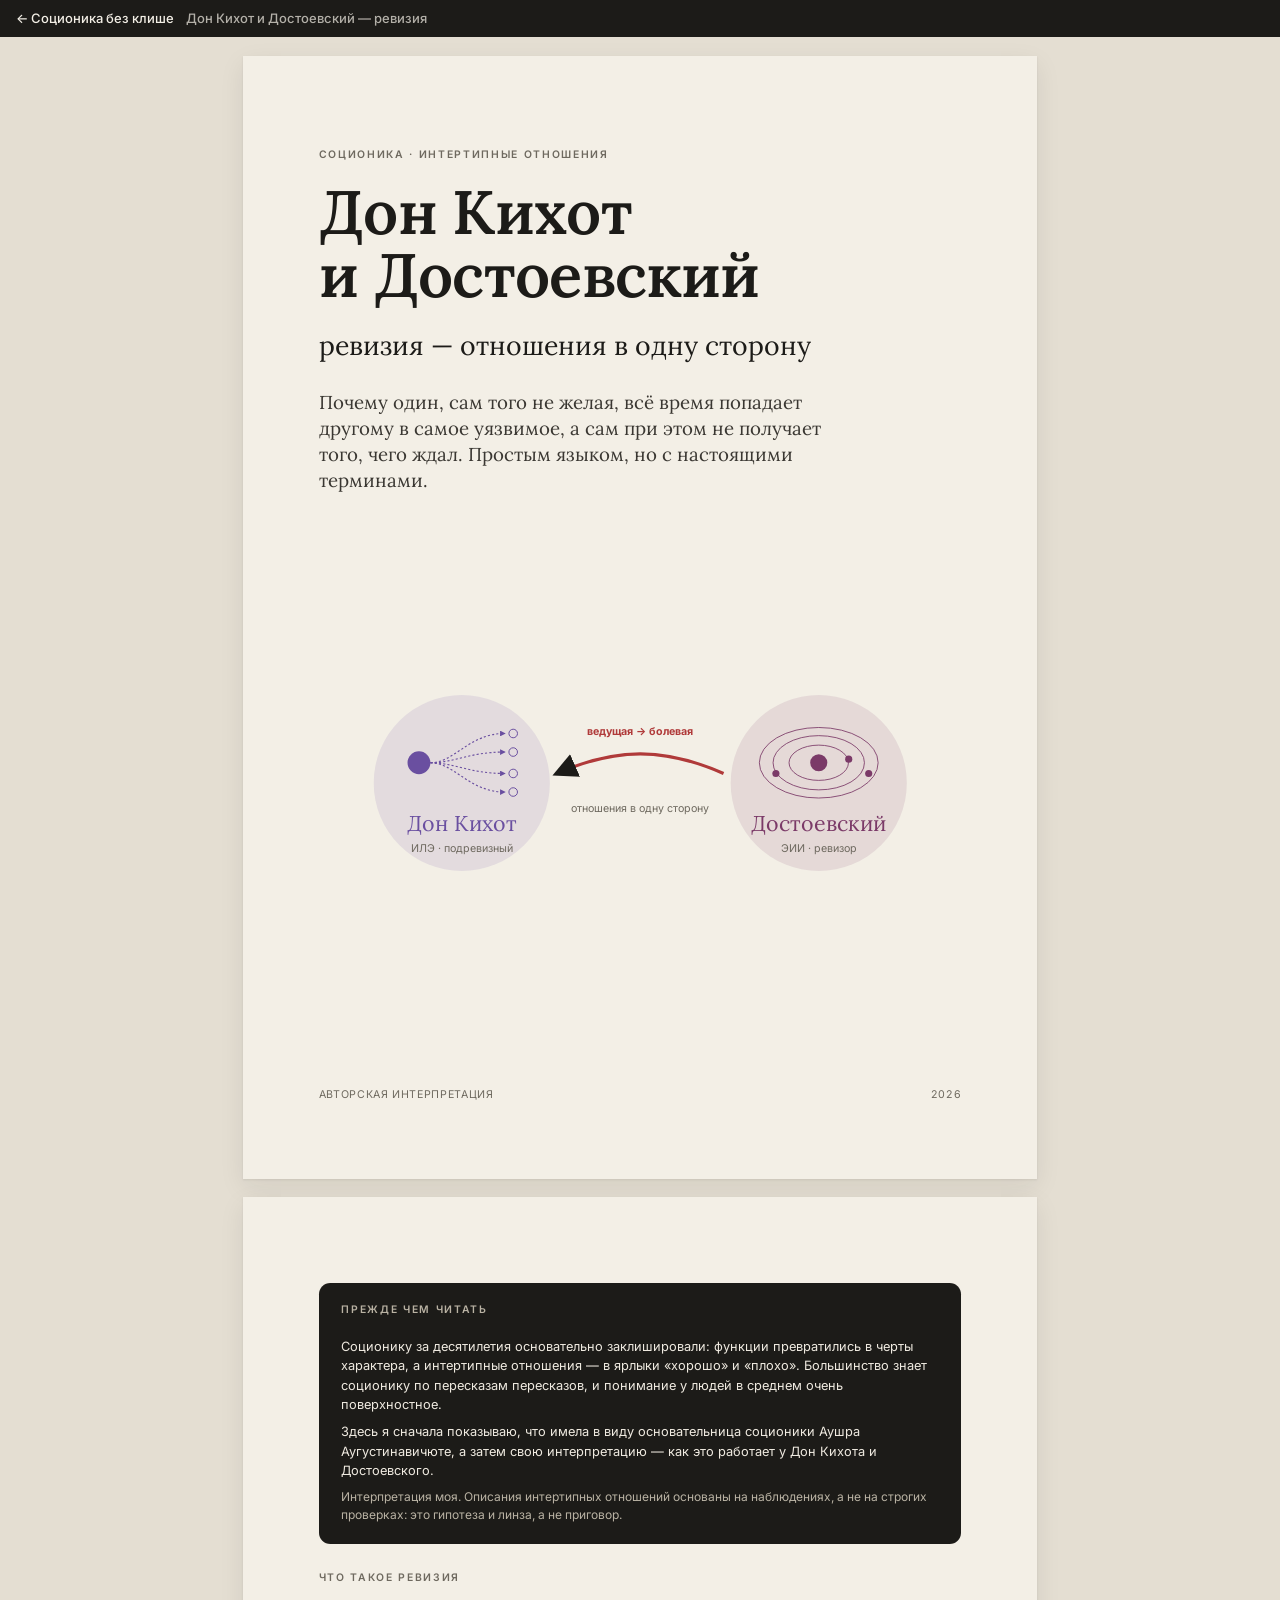
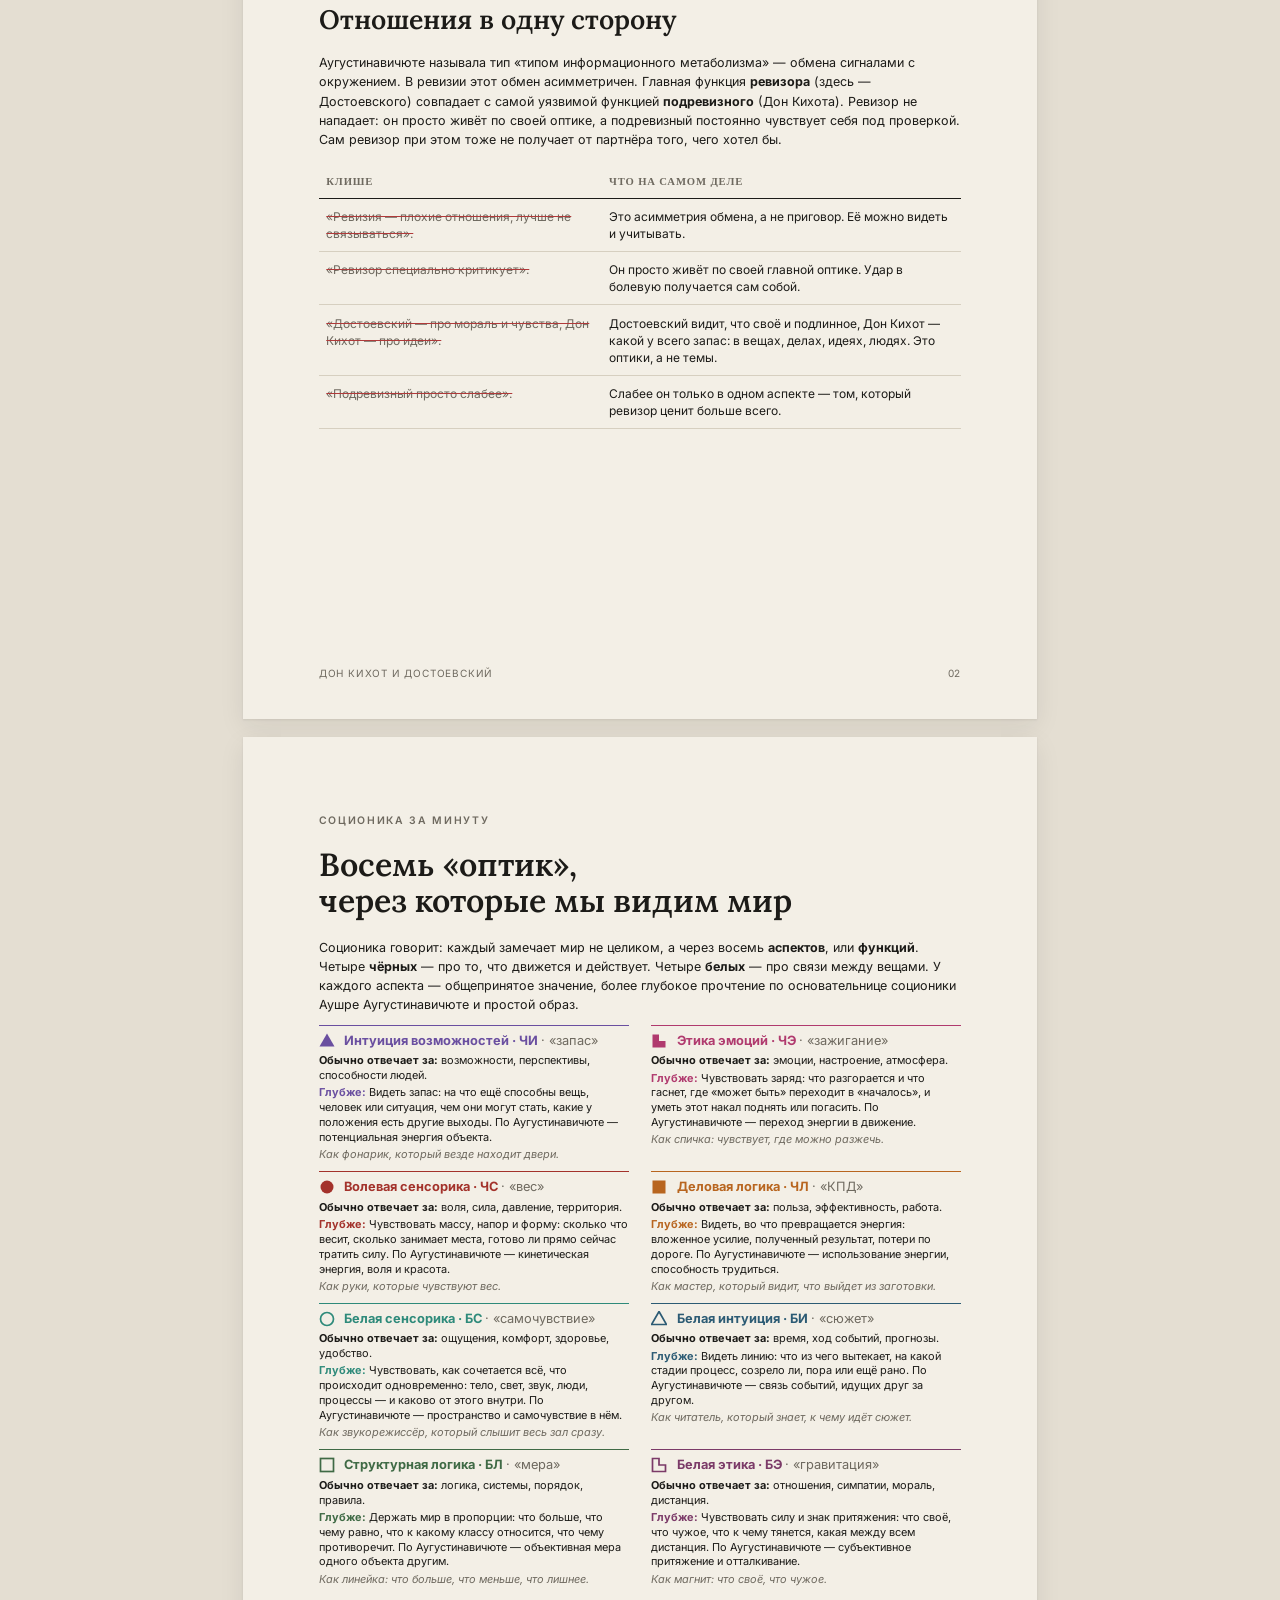
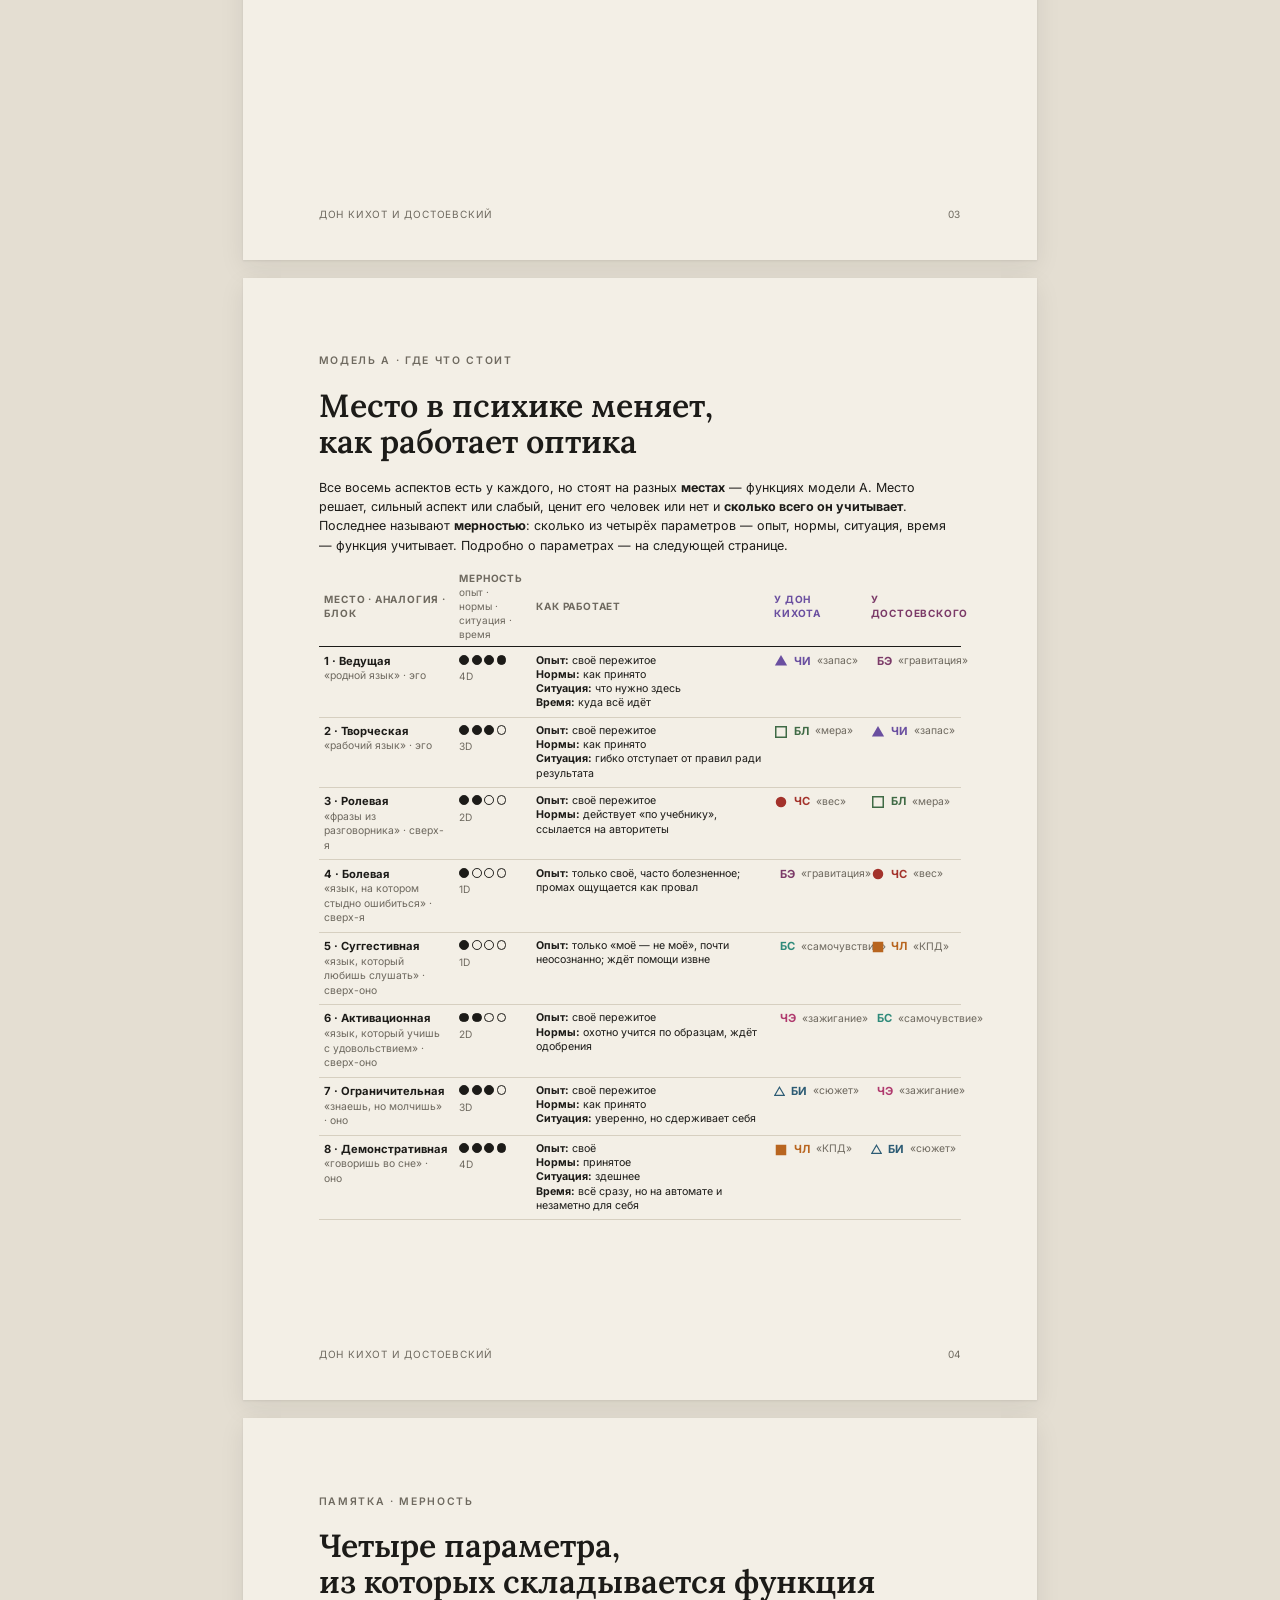
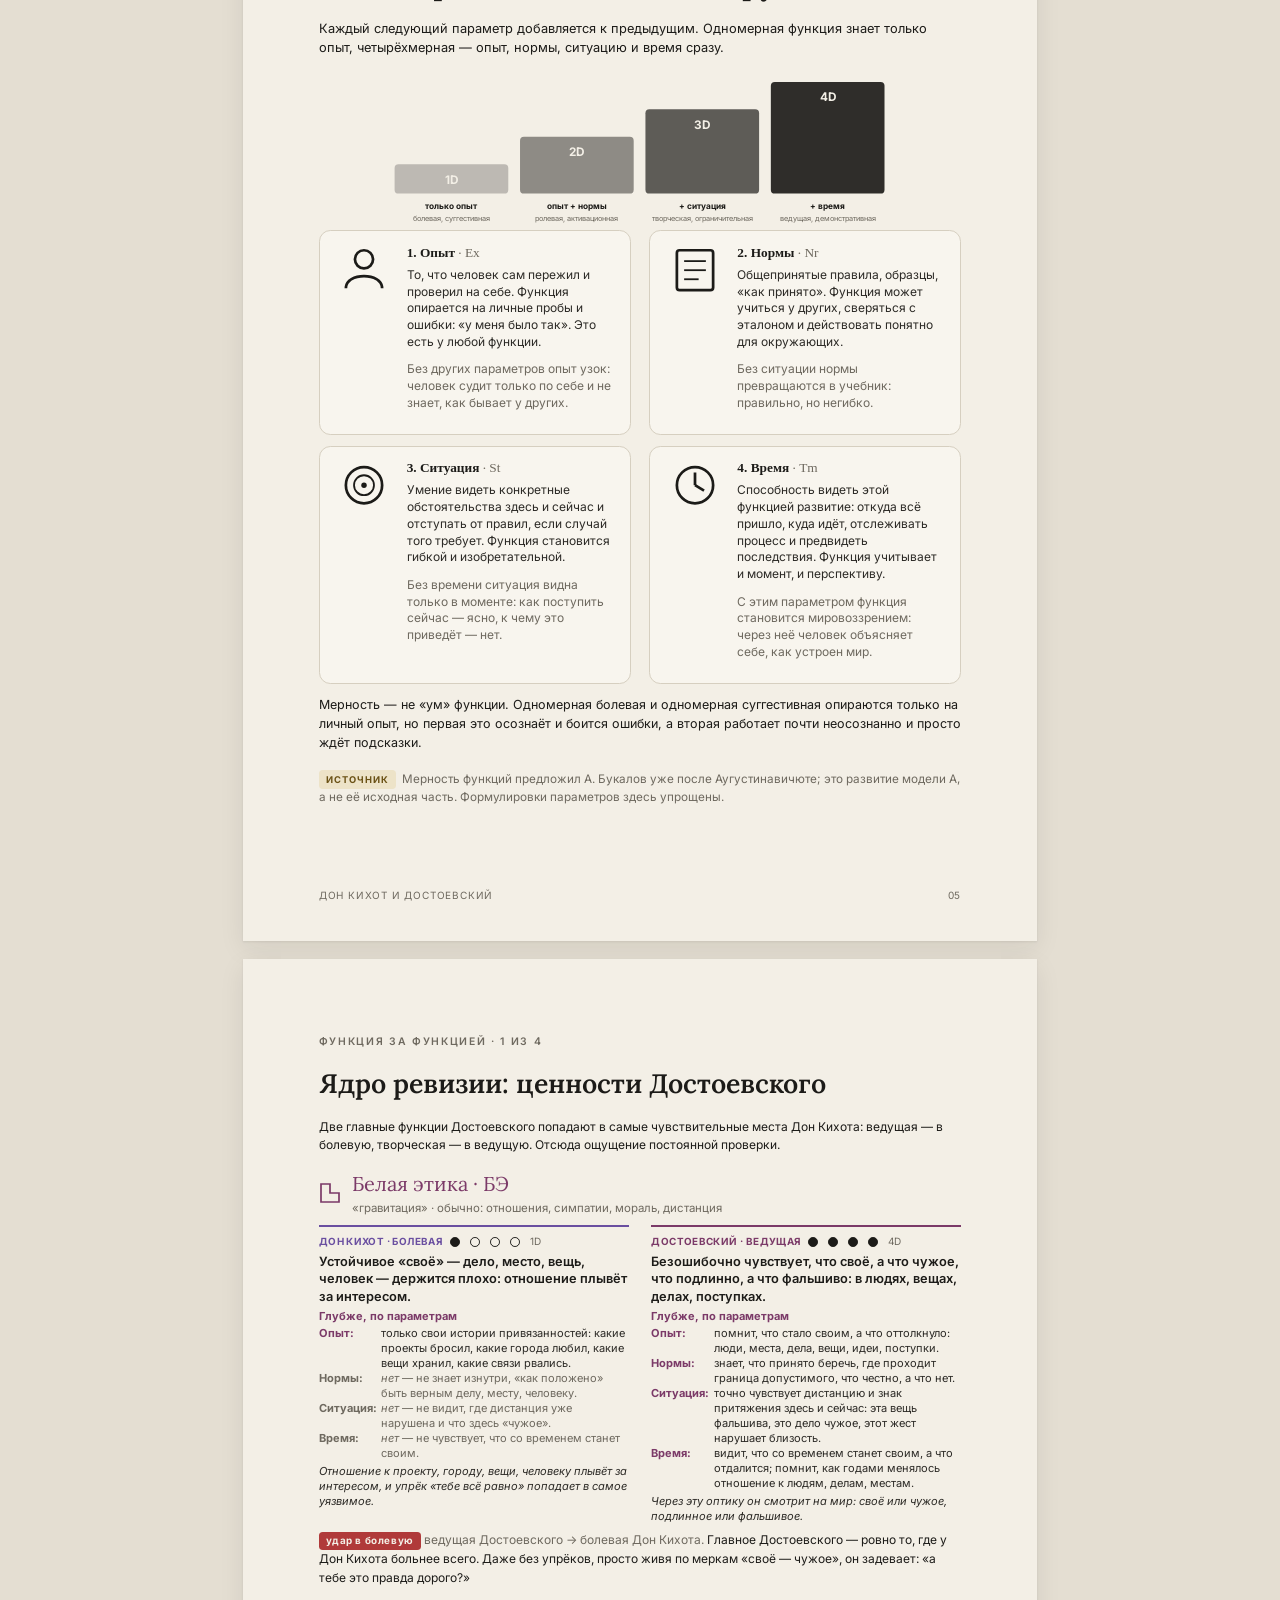
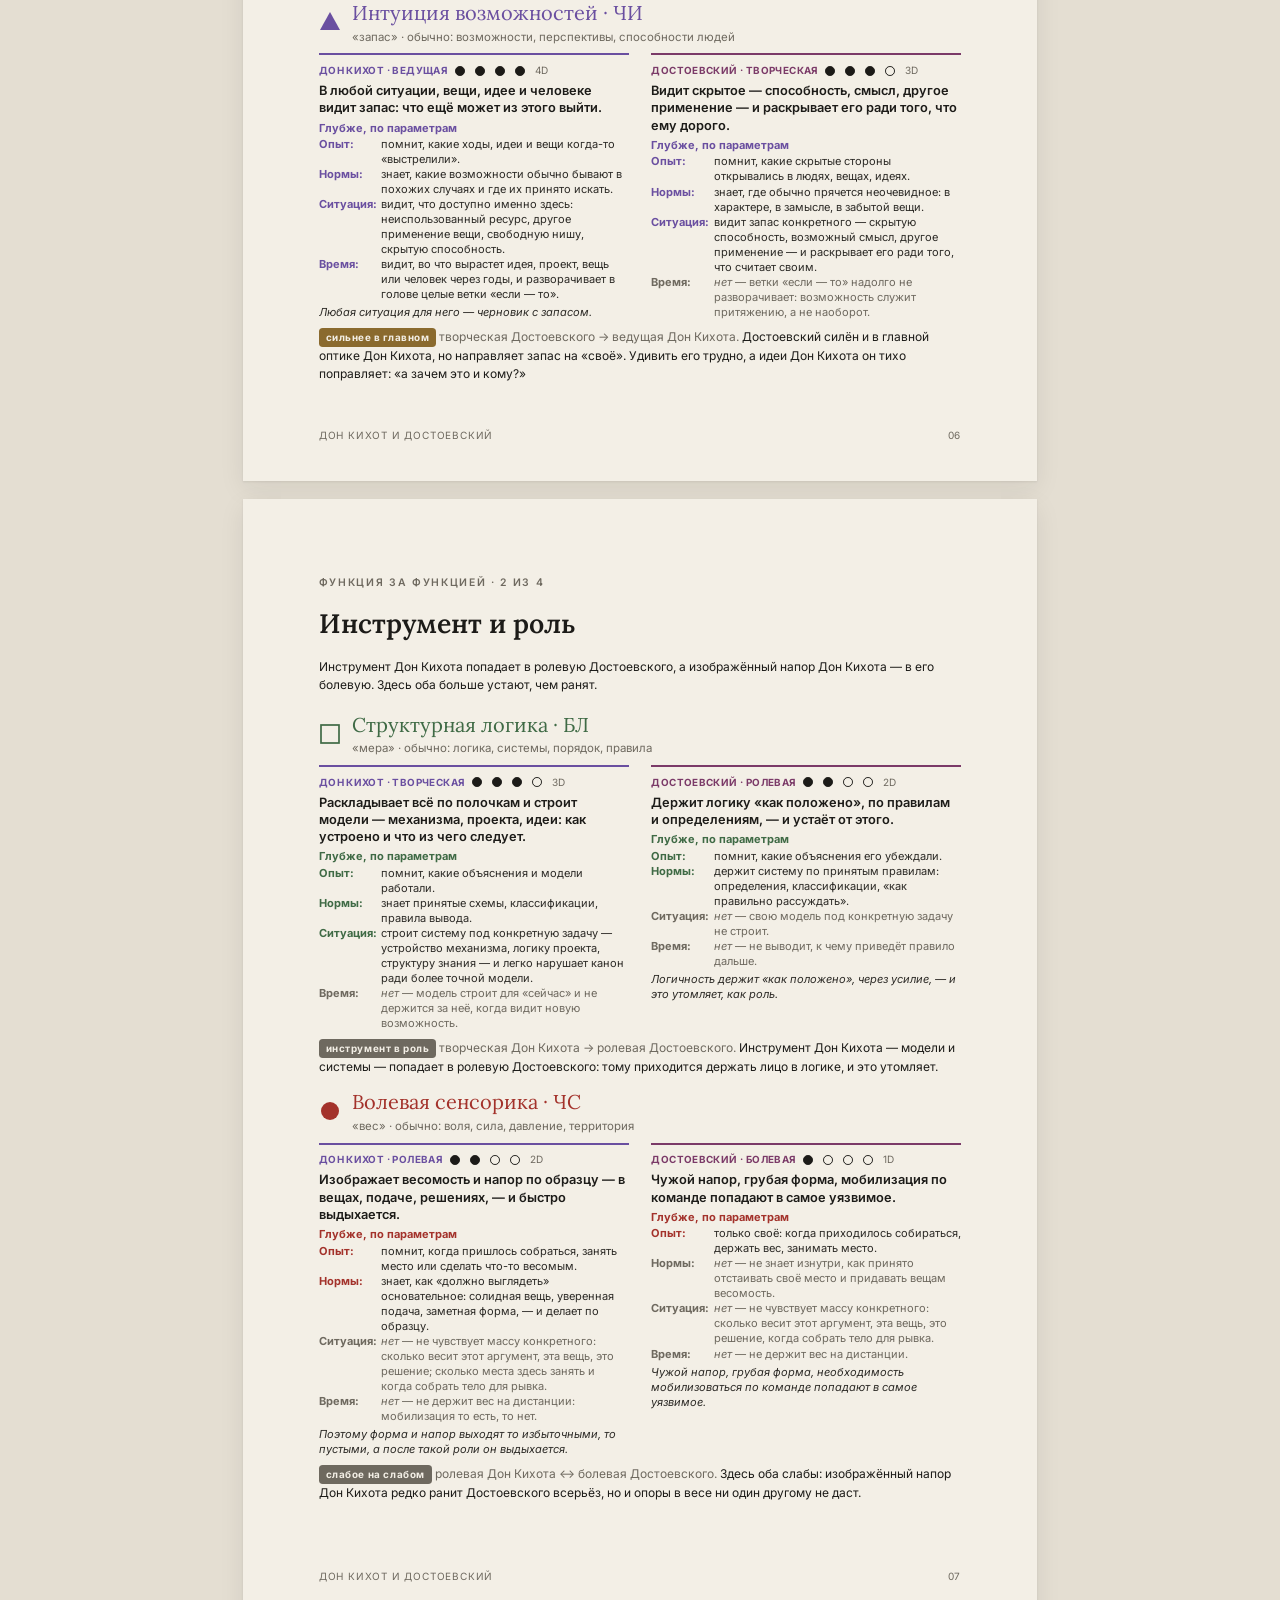
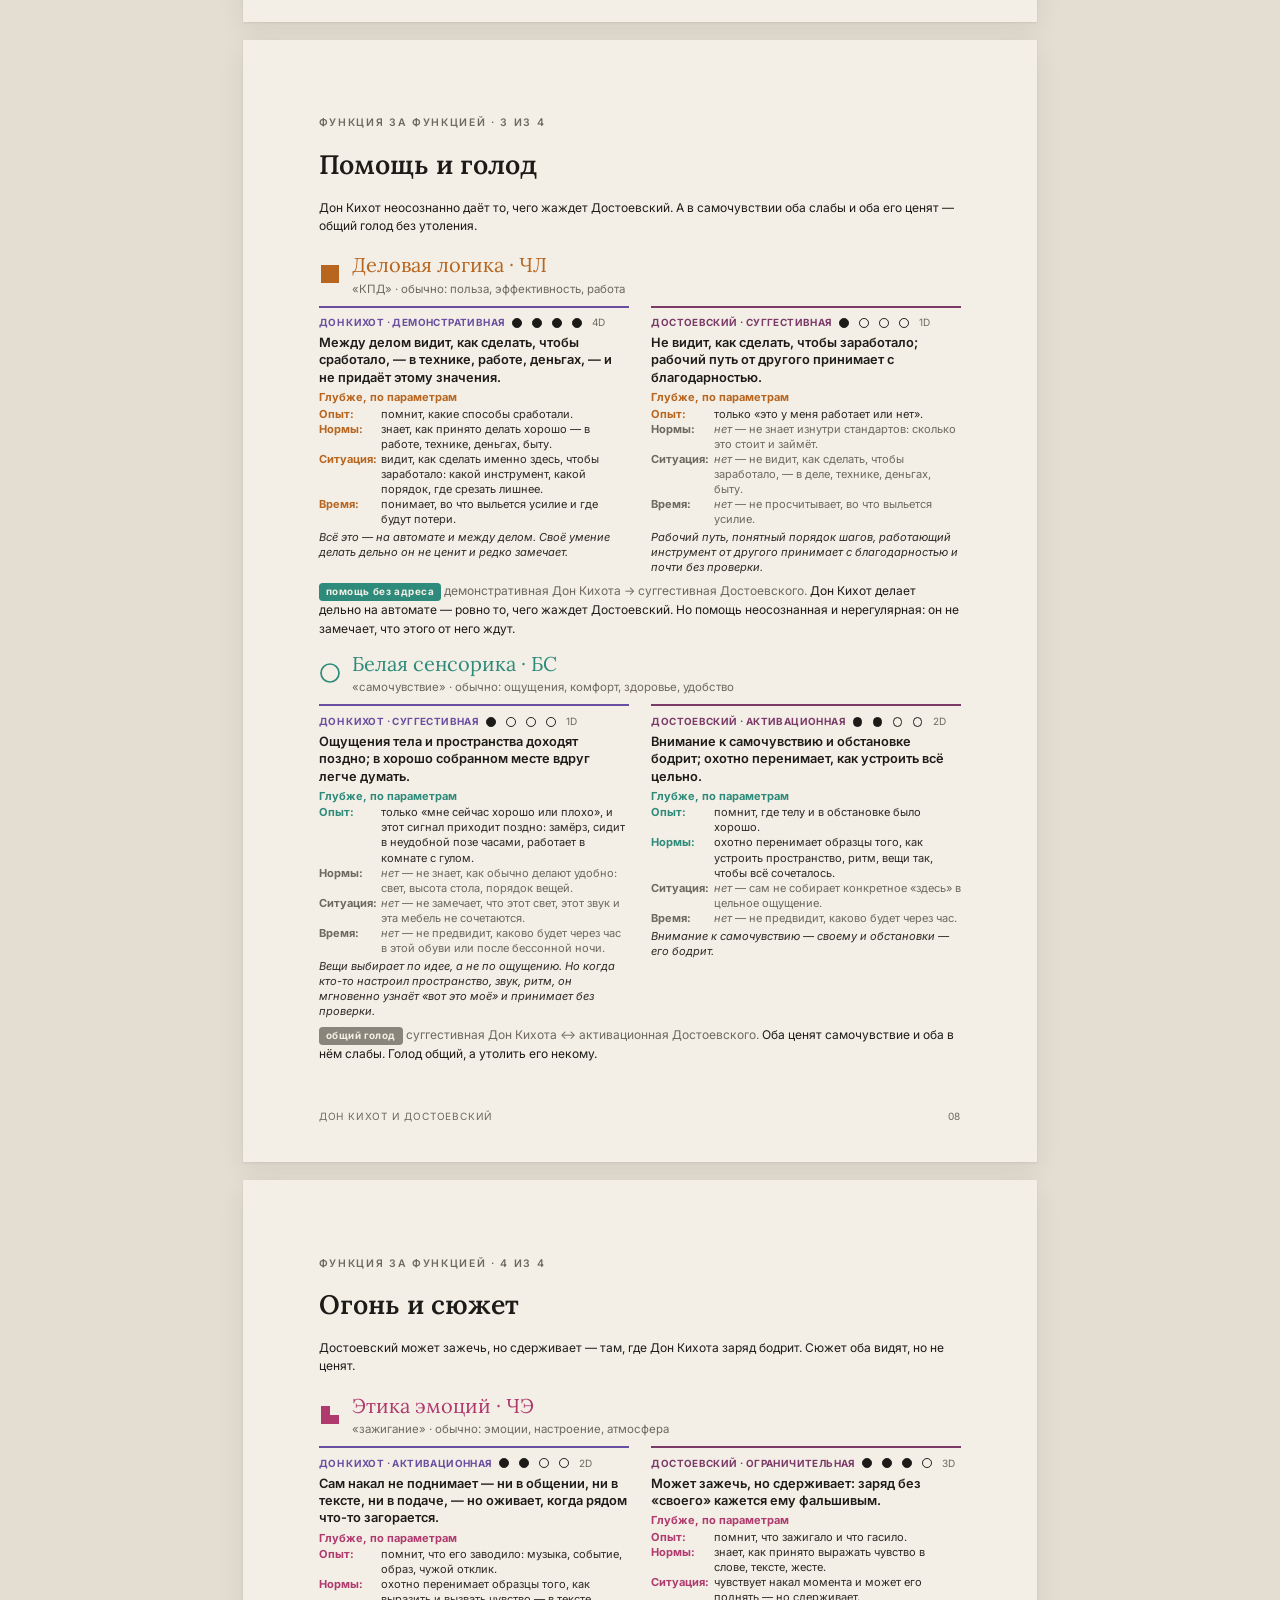
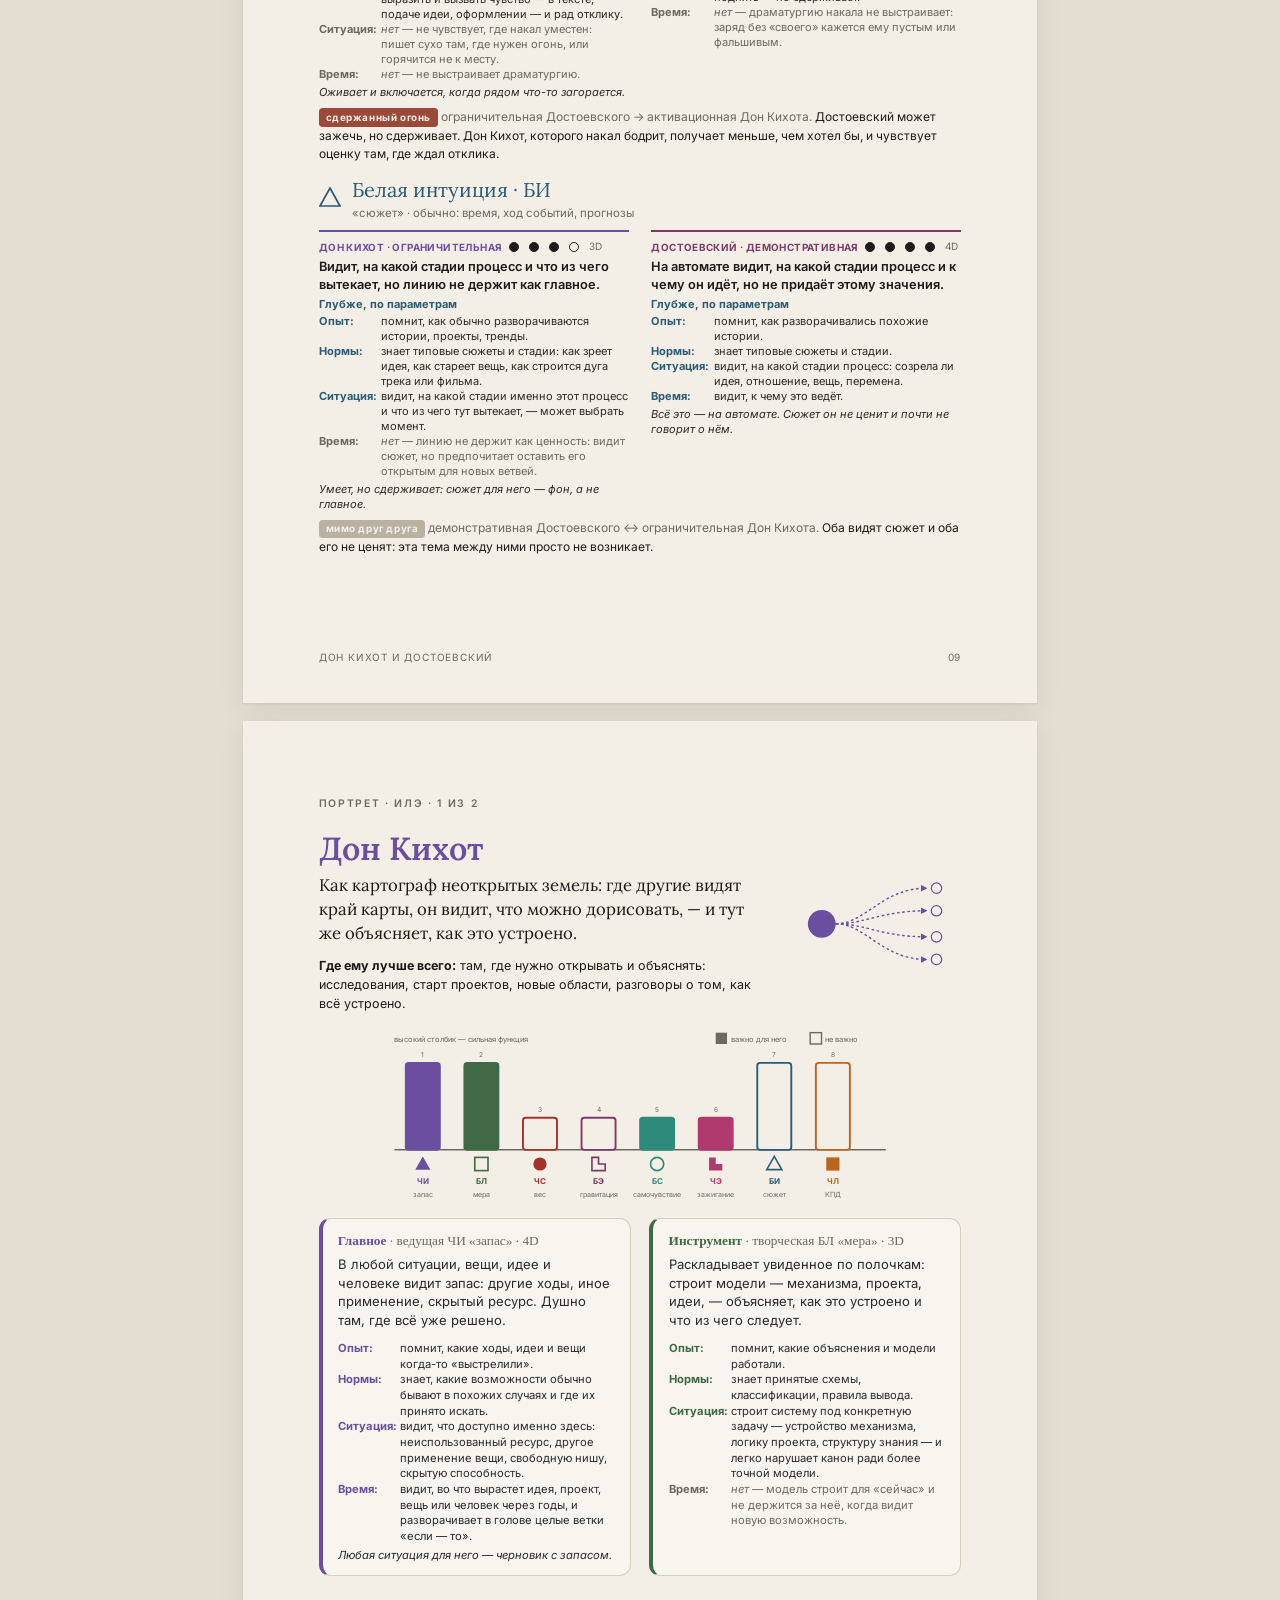
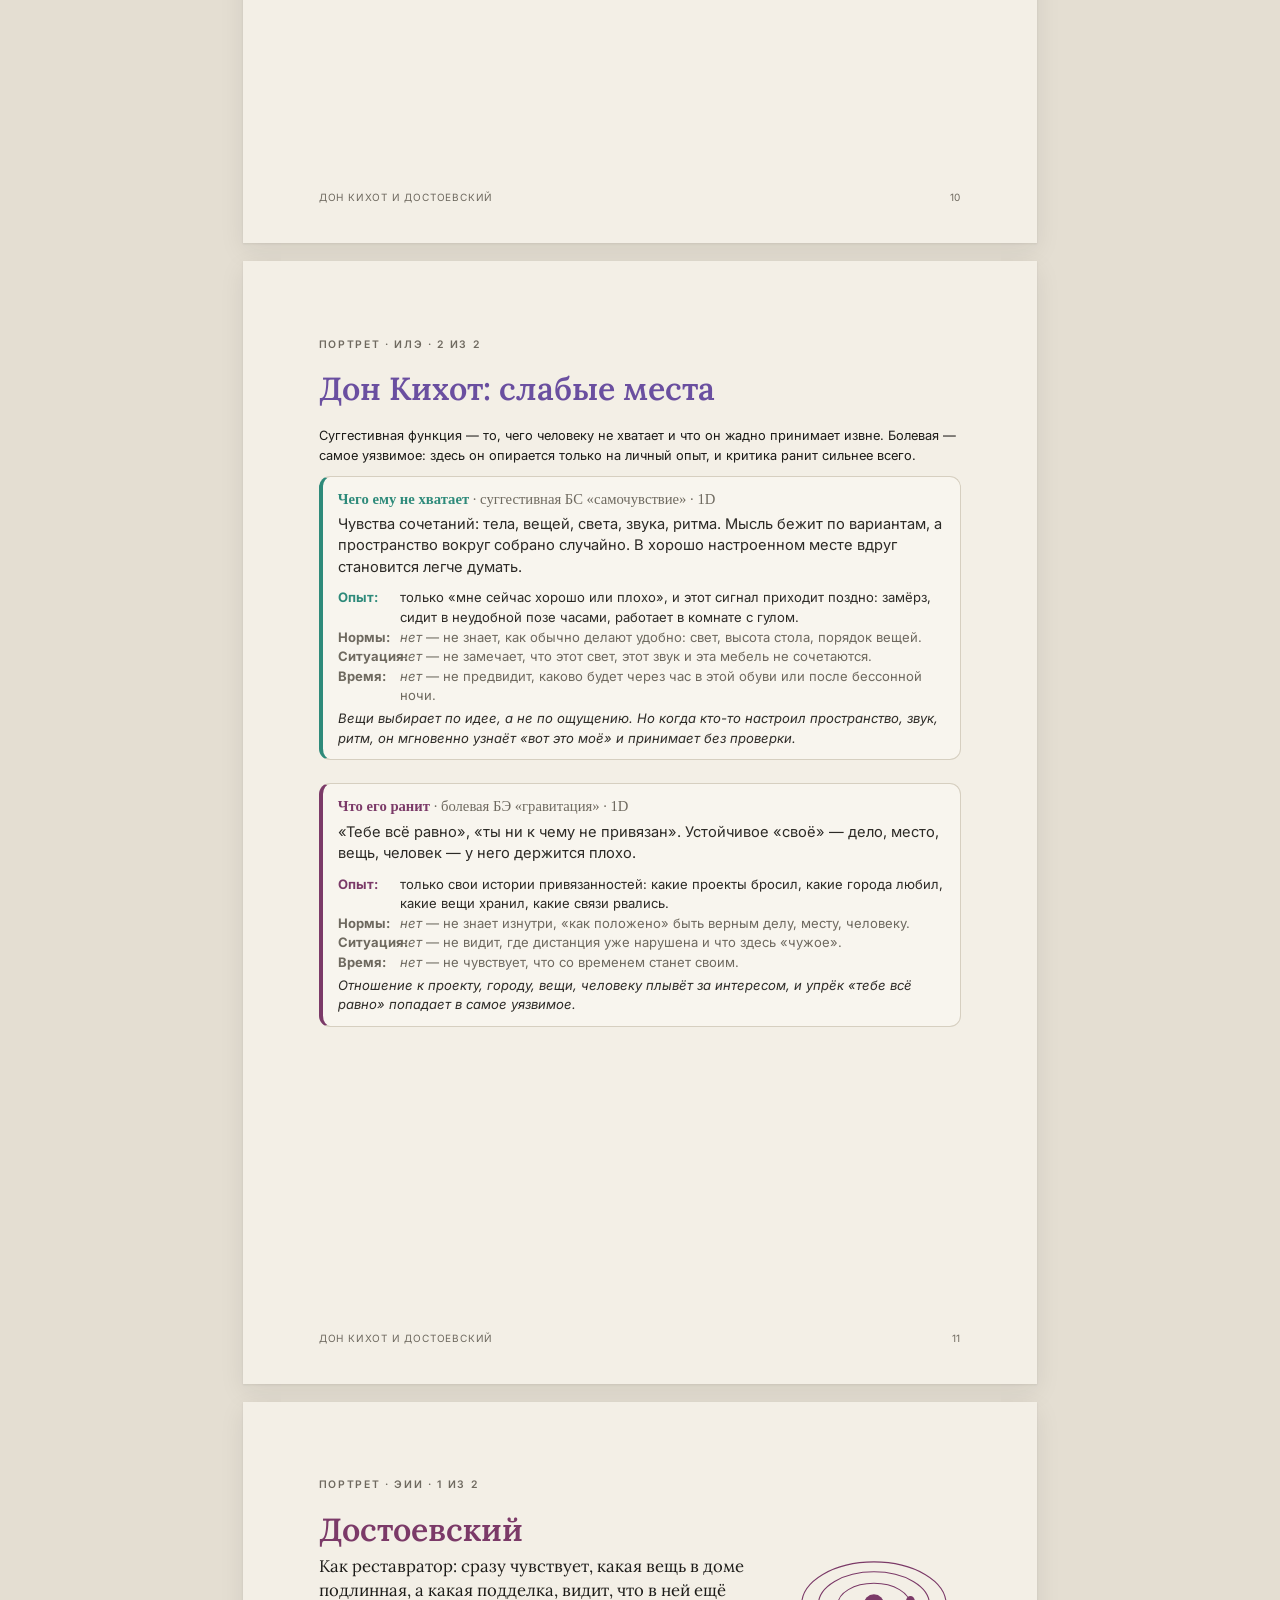
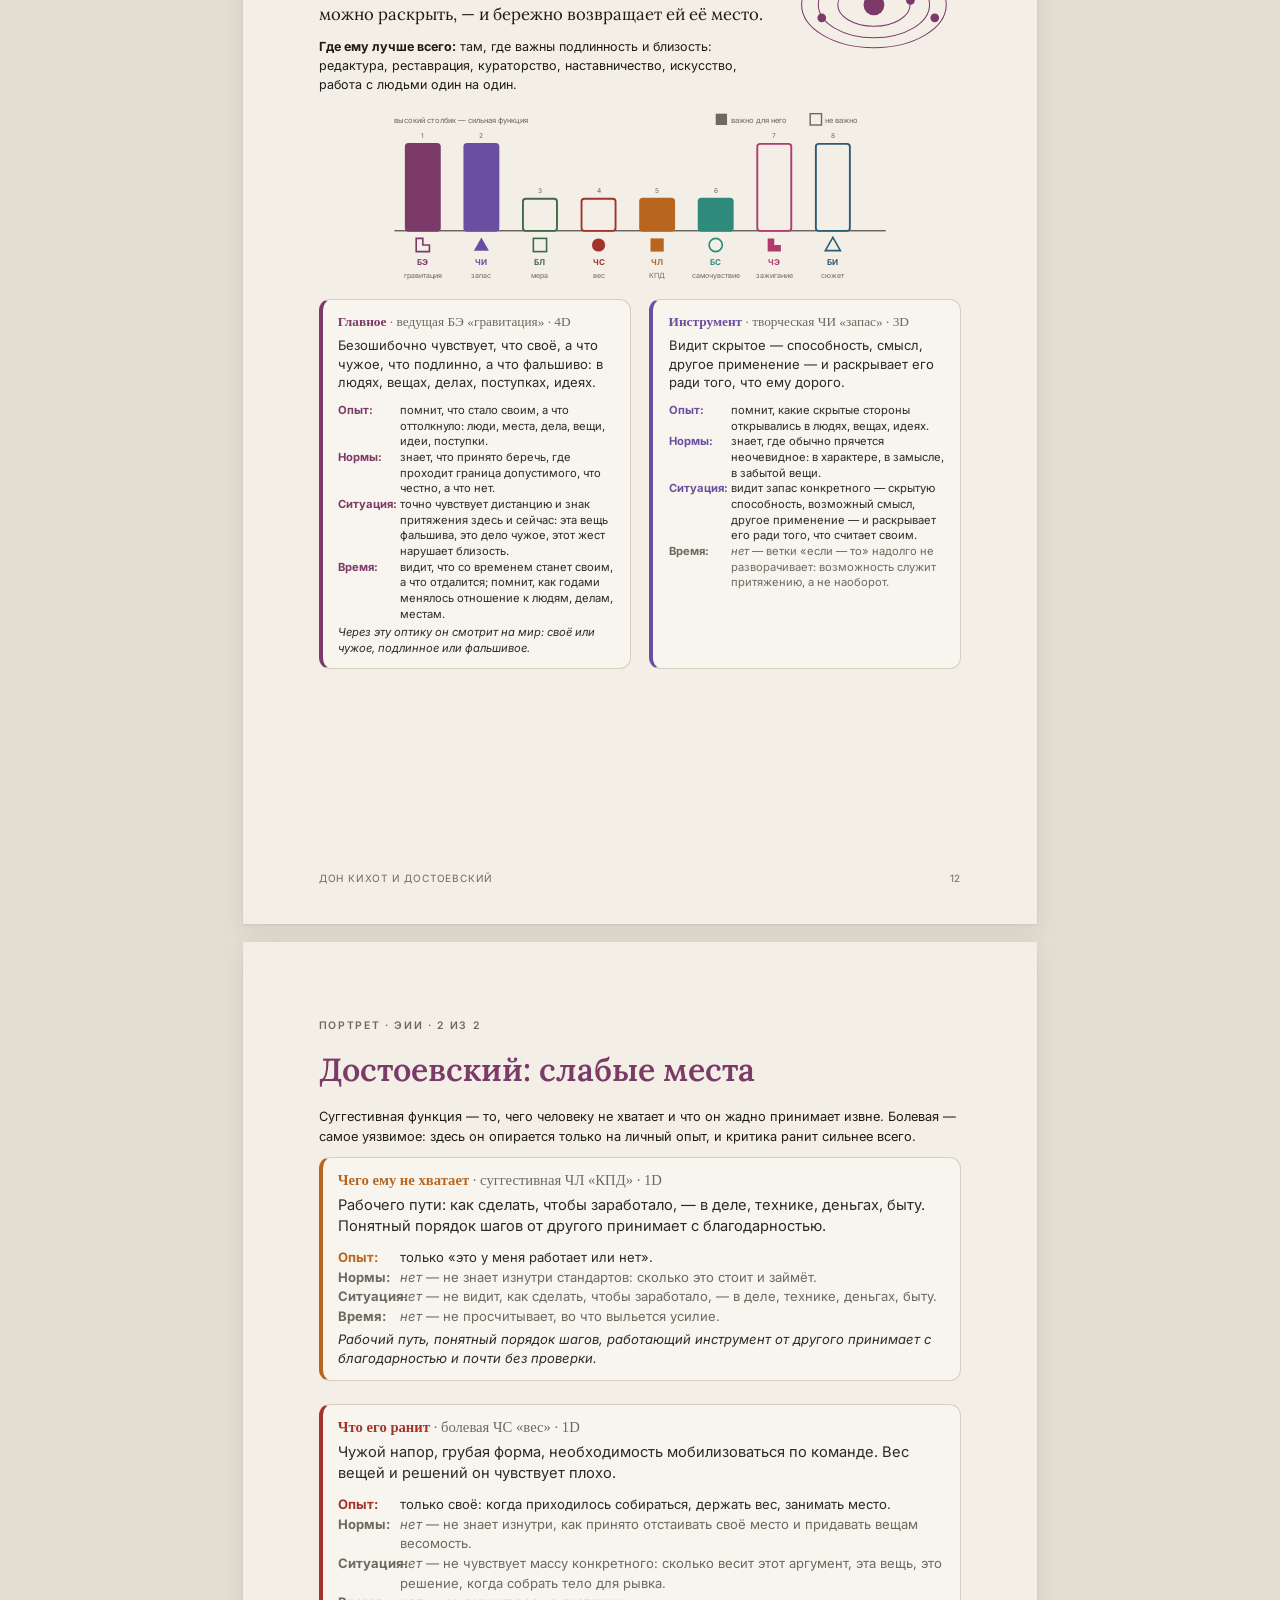
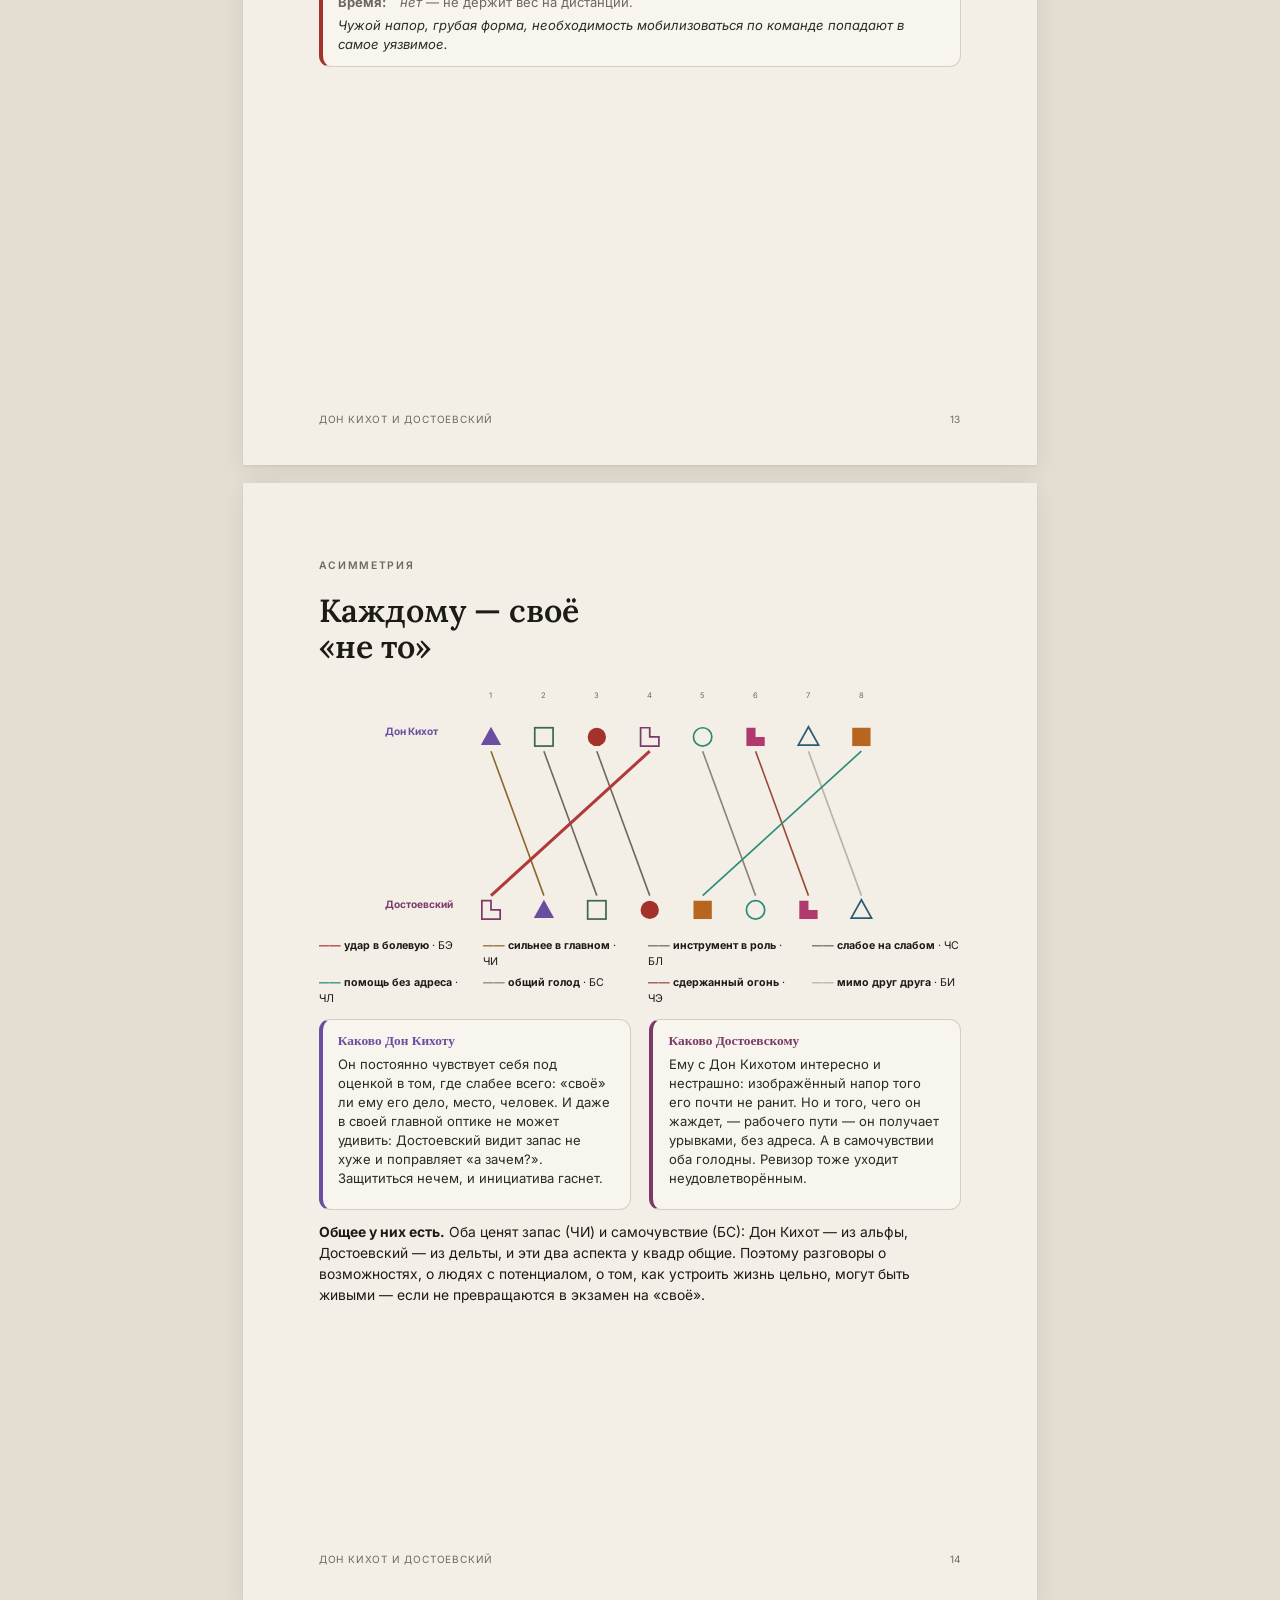
<file: docs/don_dost.html>
<!doctype html><html lang="ru"><head><meta charset="utf-8"><title>Дон Кихот и Достоевский: ревизия</title><link rel="stylesheet" href="series.css"><meta name="viewport" content="width=device-width, initial-scale=1"><link rel="preconnect" href="https://fonts.googleapis.com"><link rel="stylesheet" href="https://fonts.googleapis.com/css2?family=Inter:wght@400;500;600;700&family=Lora:ital,wght@0,400;0,600;1,400&display=swap">
<style>
@media screen{
 html,body{background:#E4DED2}
 body{padding:56px 0 40px}
 .page{margin:0 auto 18px;box-shadow:0 1px 2px rgba(28,27,24,.08),0 8px 24px rgba(28,27,24,.08);background:#F3EFE6}
 .kb-bar{position:fixed;top:0;left:0;right:0;z-index:50;display:flex;align-items:center;gap:12px;padding:10px max(16px,env(safe-area-inset-right,0px)) 10px max(16px,env(safe-area-inset-left,0px));padding-top:calc(10px + env(safe-area-inset-top,0px));background:#1C1B18;color:#F3EFE6;font:500 13px/1.3 Inter,system-ui,sans-serif}
 .kb-bar a{color:#F3EFE6;text-decoration:none;white-space:nowrap}
 .kb-bar a:hover{text-decoration:underline}
 .kb-bar .t{opacity:.7;overflow:hidden;text-overflow:ellipsis;white-space:nowrap;min-width:0}
}
@media print{.kb-bar{display:none}}
</style>
<script>
(function(){function fit(){var w=document.documentElement.clientWidth;var z=Math.min(1,(w-24)/794);document.querySelectorAll('.page').forEach(function(p){p.style.zoom=z;});}
window.addEventListener('resize',fit);document.addEventListener('DOMContentLoaded',fit);})();
</script></head><body><nav class="kb-bar"><a href="../index.html">← Соционика без клише</a><span class="t">Дон Кихот и Достоевский — ревизия</span></nav><section class="page cover">
<style>
.dx-h2{font-family:"Lora",serif;font-weight:600;font-size:24pt;line-height:1.12;margin-bottom:5mm}
.dx-kick{font-size:7.8pt;letter-spacing:.16em;text-transform:uppercase;color:#6E695F;font-weight:600;margin-bottom:5mm}
.dx-lead{font-family:"Lora",serif;font-size:13pt;line-height:1.45;margin-bottom:5mm}
.dx-p{margin-bottom:2.8mm}
.dx-h3{font-family:"Inter Display","Inter",sans-serif;font-weight:700;font-size:11.5pt;margin:4mm 0 1.5mm}
.dx-props{display:grid;grid-template-columns:1fr 1fr 1fr;gap:4mm;margin:2mm 0 4mm}
.dx-prop{border-top:2px solid #1C1B18;padding-top:2.5mm}
.dx-prop h4{font-family:"Inter Display";font-weight:700;font-size:10.5pt;margin-bottom:1mm}
.dx-prop p{font-size:9pt;line-height:1.45;color:#2c2a26}
.dx-rows{border-top:1.5px solid #1C1B18;margin-top:1mm}
.dx-row{display:grid;grid-template-columns:38mm 1fr;gap:5mm;padding:2.6mm 0;border-bottom:1px solid #D6CFC0}
.dx-row .k{font-family:"Inter Display";font-weight:700;font-size:9pt;letter-spacing:.02em}
.dx-row .v{font-size:9.6pt;line-height:1.48;color:#2c2a26}
.dx-cmp{margin-top:4mm;border-radius:3mm;padding:4mm 5mm;background:#ECE6DA}
.dx-cmp p{font-size:9.3pt;line-height:1.48;margin:0}
.dx-cards{display:grid;grid-template-columns:1fr 1fr;gap:4mm}
.dx-card{border-top:2px solid #1C1B18;padding-top:2.5mm}
.dx-card h4{font-family:"Inter Display";font-weight:700;font-size:10.5pt;margin-bottom:1.2mm}
.dx-card p{font-size:9.2pt;line-height:1.45;color:#2c2a26;margin:0}
.dx-final{font-family:"Lora",serif;font-size:13pt;line-height:1.42;margin:4mm 0}
.dx-src{font-size:7.6pt;color:#6E695F;line-height:1.5}
.dx-src b{color:#1C1B18;font-weight:600}
.dx-tag{display:inline-block;font-size:7pt;letter-spacing:.1em;text-transform:uppercase;font-weight:700;padding:.6mm 2mm;border-radius:1mm;margin-right:1.5mm;vertical-align:middle}
.dx-tag.f{background:#DDE6D8;color:#2F4A28} .dx-tag.i{background:#EDE3C8;color:#6B5216}
.dx-rule{height:1px;background:#D6CFC0;margin:4mm 0}
.dx-fig svg{display:block;width:100%;height:auto}
.dx-cap{font-size:7.8pt;color:#6E695F;margin-top:1.5mm}
</style>
<style>
.at-head{display:grid;grid-template-columns:1fr 62mm;gap:6mm;align-items:center;margin-bottom:3mm}
.at-formula{font-family:"Lora",serif;font-size:30pt;line-height:1}
.at-name{font-size:8pt;letter-spacing:.14em;text-transform:uppercase;font-weight:700;margin-bottom:2mm}
.at-where{font-size:8.5pt;color:#6E695F;margin-top:2mm}
.at-two{display:grid;grid-template-columns:1fr 1fr;gap:5mm;margin:2mm 0 3mm}
.at-cl{border-radius:3mm;padding:3.5mm 4.5mm;background:#ECE6DA}
.at-cl .lbl{font-size:7.5pt;letter-spacing:.12em;text-transform:uppercase;font-weight:700;color:#6E695F;margin-bottom:1.5mm}
.at-cl .txt{font-size:9.6pt;line-height:1.45}
.at-cl.x .txt{text-decoration:line-through;text-decoration-color:#B03A3A;text-decoration-thickness:1.5px;color:#6E695F}
.at-cl.ok{background:#F8F5EE;border:1.5px solid currentColor}
.at-base{border-radius:3mm;padding:4mm 5mm;color:#EFEAE0;background:#1C1B18;margin:2mm 0 3mm}
.at-base .lbl{font-size:7.5pt;letter-spacing:.12em;text-transform:uppercase;font-weight:700;color:#B9B2A3}
.at-base .q{font-family:"Lora",serif;font-size:14pt;margin:1.5mm 0}
.at-base .t{font-size:9.4pt;line-height:1.45;color:#D9D3C6}
.at-pos{display:grid;grid-template-columns:1fr 1fr;gap:5mm}
.at-pos .c{border-top:2px solid;padding-top:2mm}
.at-pos .c h4{font-family:"Inter Display";font-size:10pt;font-weight:700;margin-bottom:1mm}
.at-pos .c p{font-size:9.2pt;line-height:1.45;color:#2c2a26}
.at-between{margin-top:3mm;border-radius:3mm;padding:3mm 4.5mm;border:1.5px dashed #6E695F;font-size:9.4pt;line-height:1.45}
.big-num{font-family:"Lora",serif;font-size:40pt;line-height:1}
</style><style>
.pp{display:grid;grid-template-columns:1fr 1fr;gap:6mm}
.big{font-family:"Lora",serif;font-size:13.5pt;line-height:1.42}
.tag2{display:inline-block;font-size:7.4pt;font-weight:700;letter-spacing:.06em;padding:.5mm 1.8mm;border-radius:1mm;color:#F3EFE6}
.fx{display:grid;grid-template-columns:1fr 1fr;gap:3mm 5mm}
.fx .c{border-radius:3mm;padding:3mm 4mm;background:#F8F5EE;border:1px solid #D6CFC0}
.fx .c h4{font-family:"Inter Display";font-size:10pt;font-weight:700;margin-bottom:1mm}
.fx .c p{font-size:9.8pt;line-height:1.45;color:#2c2a26}
.tbl{width:100%;border-collapse:collapse;font-size:9.2pt;line-height:1.4}
.tbl th{font-size:7.5pt;letter-spacing:.08em;text-transform:uppercase;color:#6E695F;text-align:left;padding:1.5mm 1.5mm;border-bottom:1.5px solid #1C1B18}
.tbl td{padding:2.6mm 1.5mm;border-bottom:1px solid #D6CFC0;vertical-align:top}
.tight td{padding:1.6mm 1.5mm !important}
.mm p{font-size:9pt !important;line-height:1.4 !important}
.pos{font-size:7.4pt;font-weight:700;letter-spacing:.04em;text-transform:uppercase}
</style>
  <div>
    <div class="kicker">Соционика · интертипные отношения</div>
    <h1>Дон Кихот<br>и Достоевский</h1>
    <div style="font-family:Lora,serif;font-size:20pt;margin-top:5mm">ревизия — отношения в одну сторону</div>
    <p class="sub" style="margin-top:6mm">Почему один, сам того не желая, всё время попадает другому в самое уязвимое, а сам при этом не получает того, чего ждал. Простым языком, но с настоящими терминами.</p>
  </div>
  <div class="dx-fig"><svg viewBox="0 0 540 220" xmlns="http://www.w3.org/2000/svg" font-family="Inter">
  <defs><marker id="k" viewBox="0 0 10 10" refX="8" refY="5" markerWidth="8" markerHeight="8" orient="auto"><path d="M0 0 L10 5 L0 10 z" fill="#1C1B18"/></marker></defs>
  <circle cx="120" cy="100" r="74" fill="#6A4FA0" opacity=".12"/><circle cx="420" cy="100" r="74" fill="#7B3A68" opacity=".12"/>
  <svg x="60" y="50" width="120" height="66" viewBox="0 0 200 110" xmlns="http://www.w3.org/2000/svg" font-family="Inter"><defs><marker id="icNe" viewBox="0 0 10 10" refX="8" refY="5" markerWidth="5" markerHeight="5" orient="auto"><path d="M0 0 L10 5 L0 10 z" fill="#6A4FA0"/></marker></defs><circle cx="40" cy="55" r="16" fill="#6A4FA0"/><path d="M56 55 C 90 55, 110 14, 160 14" fill="none" stroke="#6A4FA0" stroke-width="1.6" stroke-dasharray="3 3" marker-end="url(#icNe)"/><circle cx="172" cy="14" r="6" fill="none" stroke="#6A4FA0" stroke-width="1.4"/><path d="M56 55 C 90 55, 110 40, 160 40" fill="none" stroke="#6A4FA0" stroke-width="1.6" stroke-dasharray="3 3" marker-end="url(#icNe)"/><circle cx="172" cy="40" r="6" fill="none" stroke="#6A4FA0" stroke-width="1.4"/><path d="M56 55 C 90 55, 110 70, 160 70" fill="none" stroke="#6A4FA0" stroke-width="1.6" stroke-dasharray="3 3" marker-end="url(#icNe)"/><circle cx="172" cy="70" r="6" fill="none" stroke="#6A4FA0" stroke-width="1.4"/><path d="M56 55 C 90 55, 110 96, 160 96" fill="none" stroke="#6A4FA0" stroke-width="1.6" stroke-dasharray="3 3" marker-end="url(#icNe)"/><circle cx="172" cy="96" r="6" fill="none" stroke="#6A4FA0" stroke-width="1.4"/></svg><svg x="360" y="50" width="120" height="66" viewBox="0 0 200 110" xmlns="http://www.w3.org/2000/svg" font-family="Inter"><defs><marker id="icFi" viewBox="0 0 10 10" refX="8" refY="5" markerWidth="5" markerHeight="5" orient="auto"><path d="M0 0 L10 5 L0 10 z" fill="#7B3A68"/></marker></defs><circle cx="100" cy="55" r="12" fill="#7B3A68"/><ellipse cx="100" cy="55" rx="41.6" ry="24.7" fill="none" stroke="#7B3A68" stroke-width="1.2"/><ellipse cx="100" cy="55" rx="64.0" ry="38.0" fill="none" stroke="#7B3A68" stroke-width="1.2"/><ellipse cx="100" cy="55" rx="83.2" ry="49.4" fill="none" stroke="#7B3A68" stroke-width="1.2"/><circle cx="142" cy="50" r="5" fill="#7B3A68"/><circle cx="40" cy="70" r="5" fill="#7B3A68"/><circle cx="170" cy="70" r="5" fill="#7B3A68"/></svg>
  <text x="120" y="140" text-anchor="middle" font-family="Lora" font-size="18" fill="#6A4FA0">Дон Кихот</text>
  <text x="420" y="140" text-anchor="middle" font-family="Lora" font-size="18" fill="#7B3A68">Достоевский</text>
  <text x="120" y="158" text-anchor="middle" font-size="9" fill="#6E695F">ИЛЭ · подревизный</text>
  <text x="420" y="158" text-anchor="middle" font-size="9" fill="#6E695F">ЭИИ · ревизор</text>
  <path d="M340 92 C 290 70, 250 70, 200 92" fill="none" stroke="#B03A3A" stroke-width="2.6" marker-end="url(#k)"/>
  <text x="270" y="60" text-anchor="middle" font-size="9" fill="#B03A3A" font-weight="700">ведущая → болевая</text>
  <text x="270" y="124" text-anchor="middle" font-size="9" fill="#6E695F">отношения в одну сторону</text>
</svg></div>
  <div style="display:flex;justify-content:space-between;font-size:8pt;color:var(--muted);letter-spacing:.06em;text-transform:uppercase"><span>Авторская интерпретация</span><span>2026</span></div>
</section><section class="page">
  <div class="box disc">
    <div class="kicker">Прежде чем читать</div>
    <p>Соционику за десятилетия основательно заклишировали: функции превратились в черты характера, а интертипные отношения — в ярлыки «хорошо» и «плохо». Большинство знает соционику по пересказам пересказов, и понимание у людей в среднем очень поверхностное.</p>
    <p>Здесь я сначала показываю, что имела в виду основательница соционики Аушра Аугустинавичюте, а затем свою интерпретацию — как это работает у Дон Кихота и Достоевского.</p>
    <p style="margin:0;color:#B9B2A3;font-size:9pt">Интерпретация моя. Описания интертипных отношений основаны на наблюдениях, а не на строгих проверках: это гипотеза и линза, а не приговор.</p>
  </div>
  <div class="dx-kick" style="margin-top:2mm">Что такое ревизия</div>
  <div class="dx-h2" style="font-size:20pt">Отношения в одну сторону</div>
  <p class="dx-p" style="font-size:9.4pt">Аугустинавичюте называла тип «типом информационного метаболизма» — обмена сигналами с окружением. В ревизии этот обмен асимметричен. Главная функция <b>ревизора</b> (здесь — Достоевского) совпадает с самой уязвимой функцией <b>подревизного</b> (Дон Кихота). Ревизор не нападает: он просто живёт по своей оптике, а подревизный постоянно чувствует себя под проверкой. Сам ревизор при этом тоже не получает от партнёра того, чего хотел бы.</p>
  <table class="cmp" style="font-size:9pt"><tr><th>Клише</th><th>Что на самом деле</th></tr><tr><td style="font-weight:400;color:#6E695F;text-decoration:line-through;text-decoration-color:#B03A3A;width:44%">«Ревизия — плохие отношения, лучше не связываться».</td><td style="font-weight:400">Это асимметрия обмена, а не приговор. Её можно видеть и учитывать.</td></tr><tr><td style="font-weight:400;color:#6E695F;text-decoration:line-through;text-decoration-color:#B03A3A;width:44%">«Ревизор специально критикует».</td><td style="font-weight:400">Он просто живёт по своей главной оптике. Удар в болевую получается сам собой.</td></tr><tr><td style="font-weight:400;color:#6E695F;text-decoration:line-through;text-decoration-color:#B03A3A;width:44%">«Достоевский — про мораль и чувства, Дон Кихот — про идеи».</td><td style="font-weight:400">Достоевский видит, что своё и подлинное, Дон Кихот — какой у всего запас: в вещах, делах, идеях, людях. Это оптики, а не темы.</td></tr><tr><td style="font-weight:400;color:#6E695F;text-decoration:line-through;text-decoration-color:#B03A3A;width:44%">«Подревизный просто слабее».</td><td style="font-weight:400">Слабее он только в одном аспекте — том, который ревизор ценит больше всего.</td></tr></table>
<div class="folio"><span>Дон Кихот и Достоевский</span><span>02</span></div></section><section class="page">
  <div class="dx-kick">Соционика за минуту</div>
  <div class="dx-h2">Восемь «оптик»,<br>через которые мы видим мир</div>
  <p class="dx-p" style="font-size:9.4pt">Соционика говорит: каждый замечает мир не целиком, а через восемь <b>аспектов</b>, или <b>функций</b>. Четыре <b>чёрных</b> — про то, что движется и действует. Четыре <b>белых</b> — про связи между вещами. У каждого аспекта — общепринятое значение, более глубокое прочтение по основательнице соционики Аушре Аугустинавичюте и простой образ.</p>
  <div style="display:grid;grid-template-columns:1fr 1fr;gap:2.4mm 6mm"><div style="border-top:1.5px solid #6A4FA0;padding-top:1.4mm">
  <div style="display:flex;gap:2.5mm;align-items:center"><svg width="16" height="16" viewBox="-8 -8 16 16"><polygon points="0,-7.5 7.5,5.5 -7.5,5.5" fill="#6A4FA0"/></svg><div style="font-size:9.6pt;font-weight:700;color:#6A4FA0">Интуиция возможностей · ЧИ <span style="font-weight:400;color:#6E695F">· «запас»</span></div></div>
  <div style="font-size:8.2pt;line-height:1.36;margin-top:.8mm"><b>Обычно отвечает за:</b> возможности, перспективы, способности людей.</div>
  <div style="font-size:8.2pt;line-height:1.36;margin-top:.6mm"><b style="color:#6A4FA0">Глубже:</b> Видеть запас: на что ещё способны вещь, человек или ситуация, чем они могут стать, какие у положения есть другие выходы. По Аугустинавичюте — потенциальная энергия объекта.</div>
  <div style="font-size:8.2pt;line-height:1.36;color:#6E695F;margin-top:.6mm;font-style:italic">Как фонарик, который везде находит двери.</div></div><div style="border-top:1.5px solid #B03A6E;padding-top:1.4mm">
  <div style="display:flex;gap:2.5mm;align-items:center"><svg width="16" height="16" viewBox="-8 -8 16 16"><path d="M-6.5 -6.5 H0 V0 H6.5 V6.5 H-6.5 Z" fill="#B03A6E"/></svg><div style="font-size:9.6pt;font-weight:700;color:#B03A6E">Этика эмоций · ЧЭ <span style="font-weight:400;color:#6E695F">· «зажигание»</span></div></div>
  <div style="font-size:8.2pt;line-height:1.36;margin-top:.8mm"><b>Обычно отвечает за:</b> эмоции, настроение, атмосфера.</div>
  <div style="font-size:8.2pt;line-height:1.36;margin-top:.6mm"><b style="color:#B03A6E">Глубже:</b> Чувствовать заряд: что разгорается и что гаснет, где «может быть» переходит в «началось», и уметь этот накал поднять или погасить. По Аугустинавичюте — переход энергии в движение.</div>
  <div style="font-size:8.2pt;line-height:1.36;color:#6E695F;margin-top:.6mm;font-style:italic">Как спичка: чувствует, где можно разжечь.</div></div><div style="border-top:1.5px solid #A3322B;padding-top:1.4mm">
  <div style="display:flex;gap:2.5mm;align-items:center"><svg width="16" height="16" viewBox="-8 -8 16 16"><circle cx="0" cy="0" r="6.5" fill="#A3322B"/></svg><div style="font-size:9.6pt;font-weight:700;color:#A3322B">Волевая сенсорика · ЧС <span style="font-weight:400;color:#6E695F">· «вес»</span></div></div>
  <div style="font-size:8.2pt;line-height:1.36;margin-top:.8mm"><b>Обычно отвечает за:</b> воля, сила, давление, территория.</div>
  <div style="font-size:8.2pt;line-height:1.36;margin-top:.6mm"><b style="color:#A3322B">Глубже:</b> Чувствовать массу, напор и форму: сколько что весит, сколько занимает места, готово ли прямо сейчас тратить силу. По Аугустинавичюте — кинетическая энергия, воля и красота.</div>
  <div style="font-size:8.2pt;line-height:1.36;color:#6E695F;margin-top:.6mm;font-style:italic">Как руки, которые чувствуют вес.</div></div><div style="border-top:1.5px solid #B8651F;padding-top:1.4mm">
  <div style="display:flex;gap:2.5mm;align-items:center"><svg width="16" height="16" viewBox="-8 -8 16 16"><rect x="-6.5" y="-6.5" width="13.0" height="13.0" fill="#B8651F"/></svg><div style="font-size:9.6pt;font-weight:700;color:#B8651F">Деловая логика · ЧЛ <span style="font-weight:400;color:#6E695F">· «КПД»</span></div></div>
  <div style="font-size:8.2pt;line-height:1.36;margin-top:.8mm"><b>Обычно отвечает за:</b> польза, эффективность, работа.</div>
  <div style="font-size:8.2pt;line-height:1.36;margin-top:.6mm"><b style="color:#B8651F">Глубже:</b> Видеть, во что превращается энергия: вложенное усилие, полученный результат, потери по дороге. По Аугустинавичюте — использование энергии, способность трудиться.</div>
  <div style="font-size:8.2pt;line-height:1.36;color:#6E695F;margin-top:.6mm;font-style:italic">Как мастер, который видит, что выйдет из заготовки.</div></div><div style="border-top:1.5px solid #2E8A7A;padding-top:1.4mm">
  <div style="display:flex;gap:2.5mm;align-items:center"><svg width="16" height="16" viewBox="-8 -8 16 16"><circle cx="0" cy="0" r="6.5" fill="none" stroke="#2E8A7A" stroke-width="1.7"/></svg><div style="font-size:9.6pt;font-weight:700;color:#2E8A7A">Белая сенсорика · БС <span style="font-weight:400;color:#6E695F">· «самочувствие»</span></div></div>
  <div style="font-size:8.2pt;line-height:1.36;margin-top:.8mm"><b>Обычно отвечает за:</b> ощущения, комфорт, здоровье, удобство.</div>
  <div style="font-size:8.2pt;line-height:1.36;margin-top:.6mm"><b style="color:#2E8A7A">Глубже:</b> Чувствовать, как сочетается всё, что происходит одновременно: тело, свет, звук, люди, процессы — и каково от этого внутри. По Аугустинавичюте — пространство и самочувствие в нём.</div>
  <div style="font-size:8.2pt;line-height:1.36;color:#6E695F;margin-top:.6mm;font-style:italic">Как звукорежиссёр, который слышит весь зал сразу.</div></div><div style="border-top:1.5px solid #2C5B74;padding-top:1.4mm">
  <div style="display:flex;gap:2.5mm;align-items:center"><svg width="16" height="16" viewBox="-8 -8 16 16"><polygon points="0,-7.5 7.5,5.5 -7.5,5.5" fill="none" stroke="#2C5B74" stroke-width="1.7"/></svg><div style="font-size:9.6pt;font-weight:700;color:#2C5B74">Белая интуиция · БИ <span style="font-weight:400;color:#6E695F">· «сюжет»</span></div></div>
  <div style="font-size:8.2pt;line-height:1.36;margin-top:.8mm"><b>Обычно отвечает за:</b> время, ход событий, прогнозы.</div>
  <div style="font-size:8.2pt;line-height:1.36;margin-top:.6mm"><b style="color:#2C5B74">Глубже:</b> Видеть линию: что из чего вытекает, на какой стадии процесс, созрело ли, пора или ещё рано. По Аугустинавичюте — связь событий, идущих друг за другом.</div>
  <div style="font-size:8.2pt;line-height:1.36;color:#6E695F;margin-top:.6mm;font-style:italic">Как читатель, который знает, к чему идёт сюжет.</div></div><div style="border-top:1.5px solid #3F6A45;padding-top:1.4mm">
  <div style="display:flex;gap:2.5mm;align-items:center"><svg width="16" height="16" viewBox="-8 -8 16 16"><rect x="-6.5" y="-6.5" width="13.0" height="13.0" fill="none" stroke="#3F6A45" stroke-width="1.7"/></svg><div style="font-size:9.6pt;font-weight:700;color:#3F6A45">Структурная логика · БЛ <span style="font-weight:400;color:#6E695F">· «мера»</span></div></div>
  <div style="font-size:8.2pt;line-height:1.36;margin-top:.8mm"><b>Обычно отвечает за:</b> логика, системы, порядок, правила.</div>
  <div style="font-size:8.2pt;line-height:1.36;margin-top:.6mm"><b style="color:#3F6A45">Глубже:</b> Держать мир в пропорции: что больше, что чему равно, что к какому классу относится, что чему противоречит. По Аугустинавичюте — объективная мера одного объекта другим.</div>
  <div style="font-size:8.2pt;line-height:1.36;color:#6E695F;margin-top:.6mm;font-style:italic">Как линейка: что больше, что меньше, что лишнее.</div></div><div style="border-top:1.5px solid #7B3A68;padding-top:1.4mm">
  <div style="display:flex;gap:2.5mm;align-items:center"><svg width="16" height="16" viewBox="-8 -8 16 16"><path d="M-6.5 -6.5 H0 V0 H6.5 V6.5 H-6.5 Z" fill="none" stroke="#7B3A68" stroke-width="1.7"/></svg><div style="font-size:9.6pt;font-weight:700;color:#7B3A68">Белая этика · БЭ <span style="font-weight:400;color:#6E695F">· «гравитация»</span></div></div>
  <div style="font-size:8.2pt;line-height:1.36;margin-top:.8mm"><b>Обычно отвечает за:</b> отношения, симпатии, мораль, дистанция.</div>
  <div style="font-size:8.2pt;line-height:1.36;margin-top:.6mm"><b style="color:#7B3A68">Глубже:</b> Чувствовать силу и знак притяжения: что своё, что чужое, что к чему тянется, какая между всем дистанция. По Аугустинавичюте — субъективное притяжение и отталкивание.</div>
  <div style="font-size:8.2pt;line-height:1.36;color:#6E695F;margin-top:.6mm;font-style:italic">Как магнит: что своё, что чужое.</div></div></div>
<div class="folio"><span>Дон Кихот и Достоевский</span><span>03</span></div></section><section class="page">
  <div class="dx-kick">Модель А · где что стоит</div>
  <div class="dx-h2">Место в психике меняет,<br>как работает оптика</div>
  <p class="dx-p" style="font-size:9.4pt">Все восемь аспектов есть у каждого, но стоят на разных <b>местах</b> — функциях модели А. Место решает, сильный аспект или слабый, ценит его человек или нет и <b>сколько всего он учитывает</b>. Последнее называют <b>мерностью</b>: сколько из четырёх параметров — опыт, нормы, ситуация, время — функция учитывает. Подробно о параметрах — на следующей странице.</p>
  <table class="tbl tight" style="table-layout:fixed;font-size:8.4pt"><colgroup><col style="width:21%"><col style="width:12%"><col style="width:37%"><col style="width:15%"><col style="width:15%"></colgroup><tr><th>Место · аналогия · блок</th><th>Мерность<br><span style="font-weight:400;text-transform:none;letter-spacing:0">опыт · нормы · ситуация · время</span></th><th>Как работает</th><th style="color:#6A4FA0">У Дон Кихота</th><th style="color:#7B3A68">У Достоевского</th></tr><tr><td style="width:22%"><b>1 · Ведущая</b><div style="font-size:7.8pt;color:#6E695F">«родной язык» · эго</div></td>
  <td style="width:11%"><span title="опыт" style="display:inline-block;width:2.6mm;height:2.6mm;border-radius:50%;margin-right:.7mm;background:#1C1B18;border:1px solid #1C1B18"></span><span title="нормы" style="display:inline-block;width:2.6mm;height:2.6mm;border-radius:50%;margin-right:.7mm;background:#1C1B18;border:1px solid #1C1B18"></span><span title="ситуация" style="display:inline-block;width:2.6mm;height:2.6mm;border-radius:50%;margin-right:.7mm;background:#1C1B18;border:1px solid #1C1B18"></span><span title="время" style="display:inline-block;width:2.6mm;height:2.6mm;border-radius:50%;margin-right:.7mm;background:#1C1B18;border:1px solid #1C1B18"></span><div style="font-size:7.6pt;color:#6E695F">4D</div></td>
  <td style="width:34%;font-size:8pt;line-height:1.34"><div><b>Опыт:</b> своё пережитое</div><div><b>Нормы:</b> как принято</div><div><b>Ситуация:</b> что нужно здесь</div><div><b>Время:</b> куда всё идёт</div></td>
  <td style="width:15%"><div style="display:flex;gap:1.6mm;align-items:center"><svg width="14" height="14" viewBox="-8 -8 16 16"><polygon points="0,-7 7,5 -7,5" fill="#6A4FA0"/></svg><b style="color:#6A4FA0">ЧИ</b><span style="color:#6E695F;font-size:7.8pt">«запас»</span></div></td><td><div style="display:flex;gap:1.6mm;align-items:center"><svg width="14" height="14" viewBox="-8 -8 16 16"><path d="M-6 -6 H0 V0 H6 V6 H-6 Z" fill="none" stroke="#7B3A68" stroke-width="1.7"/></svg><b style="color:#7B3A68">БЭ</b><span style="color:#6E695F;font-size:7.8pt">«гравитация»</span></div></td></tr><tr><td style="width:22%"><b>2 · Творческая</b><div style="font-size:7.8pt;color:#6E695F">«рабочий язык» · эго</div></td>
  <td style="width:11%"><span title="опыт" style="display:inline-block;width:2.6mm;height:2.6mm;border-radius:50%;margin-right:.7mm;background:#1C1B18;border:1px solid #1C1B18"></span><span title="нормы" style="display:inline-block;width:2.6mm;height:2.6mm;border-radius:50%;margin-right:.7mm;background:#1C1B18;border:1px solid #1C1B18"></span><span title="ситуация" style="display:inline-block;width:2.6mm;height:2.6mm;border-radius:50%;margin-right:.7mm;background:#1C1B18;border:1px solid #1C1B18"></span><span title="время" style="display:inline-block;width:2.6mm;height:2.6mm;border-radius:50%;margin-right:.7mm;background:transparent;border:1px solid #1C1B18"></span><div style="font-size:7.6pt;color:#6E695F">3D</div></td>
  <td style="width:34%;font-size:8pt;line-height:1.34"><div><b>Опыт:</b> своё пережитое</div><div><b>Нормы:</b> как принято</div><div><b>Ситуация:</b> гибко отступает от правил ради результата</div></td>
  <td style="width:15%"><div style="display:flex;gap:1.6mm;align-items:center"><svg width="14" height="14" viewBox="-8 -8 16 16"><rect x="-6" y="-6" width="12" height="12" fill="none" stroke="#3F6A45" stroke-width="1.7"/></svg><b style="color:#3F6A45">БЛ</b><span style="color:#6E695F;font-size:7.8pt">«мера»</span></div></td><td><div style="display:flex;gap:1.6mm;align-items:center"><svg width="14" height="14" viewBox="-8 -8 16 16"><polygon points="0,-7 7,5 -7,5" fill="#6A4FA0"/></svg><b style="color:#6A4FA0">ЧИ</b><span style="color:#6E695F;font-size:7.8pt">«запас»</span></div></td></tr><tr><td style="width:22%"><b>3 · Ролевая</b><div style="font-size:7.8pt;color:#6E695F">«фразы из разговорника» · сверх-я</div></td>
  <td style="width:11%"><span title="опыт" style="display:inline-block;width:2.6mm;height:2.6mm;border-radius:50%;margin-right:.7mm;background:#1C1B18;border:1px solid #1C1B18"></span><span title="нормы" style="display:inline-block;width:2.6mm;height:2.6mm;border-radius:50%;margin-right:.7mm;background:#1C1B18;border:1px solid #1C1B18"></span><span title="ситуация" style="display:inline-block;width:2.6mm;height:2.6mm;border-radius:50%;margin-right:.7mm;background:transparent;border:1px solid #1C1B18"></span><span title="время" style="display:inline-block;width:2.6mm;height:2.6mm;border-radius:50%;margin-right:.7mm;background:transparent;border:1px solid #1C1B18"></span><div style="font-size:7.6pt;color:#6E695F">2D</div></td>
  <td style="width:34%;font-size:8pt;line-height:1.34"><div><b>Опыт:</b> своё пережитое</div><div><b>Нормы:</b> действует «по учебнику», ссылается на авторитеты</div></td>
  <td style="width:15%"><div style="display:flex;gap:1.6mm;align-items:center"><svg width="14" height="14" viewBox="-8 -8 16 16"><circle cx="0" cy="0" r="6" fill="#A3322B"/></svg><b style="color:#A3322B">ЧС</b><span style="color:#6E695F;font-size:7.8pt">«вес»</span></div></td><td><div style="display:flex;gap:1.6mm;align-items:center"><svg width="14" height="14" viewBox="-8 -8 16 16"><rect x="-6" y="-6" width="12" height="12" fill="none" stroke="#3F6A45" stroke-width="1.7"/></svg><b style="color:#3F6A45">БЛ</b><span style="color:#6E695F;font-size:7.8pt">«мера»</span></div></td></tr><tr><td style="width:22%"><b>4 · Болевая</b><div style="font-size:7.8pt;color:#6E695F">«язык, на котором стыдно ошибиться» · сверх-я</div></td>
  <td style="width:11%"><span title="опыт" style="display:inline-block;width:2.6mm;height:2.6mm;border-radius:50%;margin-right:.7mm;background:#1C1B18;border:1px solid #1C1B18"></span><span title="нормы" style="display:inline-block;width:2.6mm;height:2.6mm;border-radius:50%;margin-right:.7mm;background:transparent;border:1px solid #1C1B18"></span><span title="ситуация" style="display:inline-block;width:2.6mm;height:2.6mm;border-radius:50%;margin-right:.7mm;background:transparent;border:1px solid #1C1B18"></span><span title="время" style="display:inline-block;width:2.6mm;height:2.6mm;border-radius:50%;margin-right:.7mm;background:transparent;border:1px solid #1C1B18"></span><div style="font-size:7.6pt;color:#6E695F">1D</div></td>
  <td style="width:34%;font-size:8pt;line-height:1.34"><div><b>Опыт:</b> только своё, часто болезненное; промах ощущается как провал</div></td>
  <td style="width:15%"><div style="display:flex;gap:1.6mm;align-items:center"><svg width="14" height="14" viewBox="-8 -8 16 16"><path d="M-6 -6 H0 V0 H6 V6 H-6 Z" fill="none" stroke="#7B3A68" stroke-width="1.7"/></svg><b style="color:#7B3A68">БЭ</b><span style="color:#6E695F;font-size:7.8pt">«гравитация»</span></div></td><td><div style="display:flex;gap:1.6mm;align-items:center"><svg width="14" height="14" viewBox="-8 -8 16 16"><circle cx="0" cy="0" r="6" fill="#A3322B"/></svg><b style="color:#A3322B">ЧС</b><span style="color:#6E695F;font-size:7.8pt">«вес»</span></div></td></tr><tr><td style="width:22%"><b>5 · Суггестивная</b><div style="font-size:7.8pt;color:#6E695F">«язык, который любишь слушать» · сверх-оно</div></td>
  <td style="width:11%"><span title="опыт" style="display:inline-block;width:2.6mm;height:2.6mm;border-radius:50%;margin-right:.7mm;background:#1C1B18;border:1px solid #1C1B18"></span><span title="нормы" style="display:inline-block;width:2.6mm;height:2.6mm;border-radius:50%;margin-right:.7mm;background:transparent;border:1px solid #1C1B18"></span><span title="ситуация" style="display:inline-block;width:2.6mm;height:2.6mm;border-radius:50%;margin-right:.7mm;background:transparent;border:1px solid #1C1B18"></span><span title="время" style="display:inline-block;width:2.6mm;height:2.6mm;border-radius:50%;margin-right:.7mm;background:transparent;border:1px solid #1C1B18"></span><div style="font-size:7.6pt;color:#6E695F">1D</div></td>
  <td style="width:34%;font-size:8pt;line-height:1.34"><div><b>Опыт:</b> только «моё — не моё», почти неосознанно; ждёт помощи извне</div></td>
  <td style="width:15%"><div style="display:flex;gap:1.6mm;align-items:center"><svg width="14" height="14" viewBox="-8 -8 16 16"><circle cx="0" cy="0" r="6" fill="none" stroke="#2E8A7A" stroke-width="1.7"/></svg><b style="color:#2E8A7A">БС</b><span style="color:#6E695F;font-size:7.8pt">«самочувствие»</span></div></td><td><div style="display:flex;gap:1.6mm;align-items:center"><svg width="14" height="14" viewBox="-8 -8 16 16"><rect x="-6" y="-6" width="12" height="12" fill="#B8651F"/></svg><b style="color:#B8651F">ЧЛ</b><span style="color:#6E695F;font-size:7.8pt">«КПД»</span></div></td></tr><tr><td style="width:22%"><b>6 · Активационная</b><div style="font-size:7.8pt;color:#6E695F">«язык, который учишь с удовольствием» · сверх-оно</div></td>
  <td style="width:11%"><span title="опыт" style="display:inline-block;width:2.6mm;height:2.6mm;border-radius:50%;margin-right:.7mm;background:#1C1B18;border:1px solid #1C1B18"></span><span title="нормы" style="display:inline-block;width:2.6mm;height:2.6mm;border-radius:50%;margin-right:.7mm;background:#1C1B18;border:1px solid #1C1B18"></span><span title="ситуация" style="display:inline-block;width:2.6mm;height:2.6mm;border-radius:50%;margin-right:.7mm;background:transparent;border:1px solid #1C1B18"></span><span title="время" style="display:inline-block;width:2.6mm;height:2.6mm;border-radius:50%;margin-right:.7mm;background:transparent;border:1px solid #1C1B18"></span><div style="font-size:7.6pt;color:#6E695F">2D</div></td>
  <td style="width:34%;font-size:8pt;line-height:1.34"><div><b>Опыт:</b> своё пережитое</div><div><b>Нормы:</b> охотно учится по образцам, ждёт одобрения</div></td>
  <td style="width:15%"><div style="display:flex;gap:1.6mm;align-items:center"><svg width="14" height="14" viewBox="-8 -8 16 16"><path d="M-6 -6 H0 V0 H6 V6 H-6 Z" fill="#B03A6E"/></svg><b style="color:#B03A6E">ЧЭ</b><span style="color:#6E695F;font-size:7.8pt">«зажигание»</span></div></td><td><div style="display:flex;gap:1.6mm;align-items:center"><svg width="14" height="14" viewBox="-8 -8 16 16"><circle cx="0" cy="0" r="6" fill="none" stroke="#2E8A7A" stroke-width="1.7"/></svg><b style="color:#2E8A7A">БС</b><span style="color:#6E695F;font-size:7.8pt">«самочувствие»</span></div></td></tr><tr><td style="width:22%"><b>7 · Ограничительная</b><div style="font-size:7.8pt;color:#6E695F">«знаешь, но молчишь» · оно</div></td>
  <td style="width:11%"><span title="опыт" style="display:inline-block;width:2.6mm;height:2.6mm;border-radius:50%;margin-right:.7mm;background:#1C1B18;border:1px solid #1C1B18"></span><span title="нормы" style="display:inline-block;width:2.6mm;height:2.6mm;border-radius:50%;margin-right:.7mm;background:#1C1B18;border:1px solid #1C1B18"></span><span title="ситуация" style="display:inline-block;width:2.6mm;height:2.6mm;border-radius:50%;margin-right:.7mm;background:#1C1B18;border:1px solid #1C1B18"></span><span title="время" style="display:inline-block;width:2.6mm;height:2.6mm;border-radius:50%;margin-right:.7mm;background:transparent;border:1px solid #1C1B18"></span><div style="font-size:7.6pt;color:#6E695F">3D</div></td>
  <td style="width:34%;font-size:8pt;line-height:1.34"><div><b>Опыт:</b> своё пережитое</div><div><b>Нормы:</b> как принято</div><div><b>Ситуация:</b> уверенно, но сдерживает себя</div></td>
  <td style="width:15%"><div style="display:flex;gap:1.6mm;align-items:center"><svg width="14" height="14" viewBox="-8 -8 16 16"><polygon points="0,-7 7,5 -7,5" fill="none" stroke="#2C5B74" stroke-width="1.7"/></svg><b style="color:#2C5B74">БИ</b><span style="color:#6E695F;font-size:7.8pt">«сюжет»</span></div></td><td><div style="display:flex;gap:1.6mm;align-items:center"><svg width="14" height="14" viewBox="-8 -8 16 16"><path d="M-6 -6 H0 V0 H6 V6 H-6 Z" fill="#B03A6E"/></svg><b style="color:#B03A6E">ЧЭ</b><span style="color:#6E695F;font-size:7.8pt">«зажигание»</span></div></td></tr><tr><td style="width:22%"><b>8 · Демонстративная</b><div style="font-size:7.8pt;color:#6E695F">«говоришь во сне» · оно</div></td>
  <td style="width:11%"><span title="опыт" style="display:inline-block;width:2.6mm;height:2.6mm;border-radius:50%;margin-right:.7mm;background:#1C1B18;border:1px solid #1C1B18"></span><span title="нормы" style="display:inline-block;width:2.6mm;height:2.6mm;border-radius:50%;margin-right:.7mm;background:#1C1B18;border:1px solid #1C1B18"></span><span title="ситуация" style="display:inline-block;width:2.6mm;height:2.6mm;border-radius:50%;margin-right:.7mm;background:#1C1B18;border:1px solid #1C1B18"></span><span title="время" style="display:inline-block;width:2.6mm;height:2.6mm;border-radius:50%;margin-right:.7mm;background:#1C1B18;border:1px solid #1C1B18"></span><div style="font-size:7.6pt;color:#6E695F">4D</div></td>
  <td style="width:34%;font-size:8pt;line-height:1.34"><div><b>Опыт:</b> своё</div><div><b>Нормы:</b> принятое</div><div><b>Ситуация:</b> здешнее</div><div><b>Время:</b> всё сразу, но на автомате и незаметно для себя</div></td>
  <td style="width:15%"><div style="display:flex;gap:1.6mm;align-items:center"><svg width="14" height="14" viewBox="-8 -8 16 16"><rect x="-6" y="-6" width="12" height="12" fill="#B8651F"/></svg><b style="color:#B8651F">ЧЛ</b><span style="color:#6E695F;font-size:7.8pt">«КПД»</span></div></td><td><div style="display:flex;gap:1.6mm;align-items:center"><svg width="14" height="14" viewBox="-8 -8 16 16"><polygon points="0,-7 7,5 -7,5" fill="none" stroke="#2C5B74" stroke-width="1.7"/></svg><b style="color:#2C5B74">БИ</b><span style="color:#6E695F;font-size:7.8pt">«сюжет»</span></div></td></tr></table>

<div class="folio"><span>Дон Кихот и Достоевский</span><span>04</span></div></section><section class="page">
  <div class="dx-kick">Памятка · мерность</div>
  <div class="dx-h2">Четыре параметра,<br>из которых складывается функция</div>
  <p class="dx-p" style="font-size:9.6pt">Каждый следующий параметр добавляется к предыдущим. Одномерная функция знает только опыт, четырёхмерная — опыт, нормы, ситуацию и время сразу.</p>
  <div class="dx-fig" style="width:140mm;margin:2mm auto"><svg viewBox="0 0 540 150" xmlns="http://www.w3.org/2000/svg" font-family="Inter"><rect x="20" y="90" width="116" height="30" rx="4" fill="#1C1B18" opacity="0.25"/><text x="78" y="110" text-anchor="middle" font-size="12" font-weight="700" fill="#F3EFE6">1D</text><text x="78" y="136" text-anchor="middle" font-size="8.5" font-weight="700" fill="#1C1B18">только опыт</text><text x="78" y="148" text-anchor="middle" font-size="7.5" fill="#6E695F">болевая, суггестивная</text><rect x="148" y="62" width="116" height="58" rx="4" fill="#1C1B18" opacity="0.47"/><text x="206" y="82" text-anchor="middle" font-size="12" font-weight="700" fill="#F3EFE6">2D</text><text x="206" y="136" text-anchor="middle" font-size="8.5" font-weight="700" fill="#1C1B18">опыт + нормы</text><text x="206" y="148" text-anchor="middle" font-size="7.5" fill="#6E695F">ролевая, активационная</text><rect x="276" y="34" width="116" height="86" rx="4" fill="#1C1B18" opacity="0.69"/><text x="334" y="54" text-anchor="middle" font-size="12" font-weight="700" fill="#F3EFE6">3D</text><text x="334" y="136" text-anchor="middle" font-size="8.5" font-weight="700" fill="#1C1B18">+ ситуация</text><text x="334" y="148" text-anchor="middle" font-size="7.5" fill="#6E695F">творческая, ограничительная</text><rect x="404" y="6" width="116" height="114" rx="4" fill="#1C1B18" opacity="0.91"/><text x="462" y="26" text-anchor="middle" font-size="12" font-weight="700" fill="#F3EFE6">4D</text><text x="462" y="136" text-anchor="middle" font-size="8.5" font-weight="700" fill="#1C1B18">+ время</text><text x="462" y="148" text-anchor="middle" font-size="7.5" fill="#6E695F">ведущая, демонстративная</text></svg></div>
  <div class="fx mm"><div class="c" style="display:grid;grid-template-columns:16mm 1fr;gap:3mm;align-items:start">
  <svg viewBox="0 0 64 60" width="58"><circle cx="32" cy="18" r="10" fill="none" stroke="#1C1B18" stroke-width="3"/><path d="M12 50 C 12 32, 52 32, 52 50" fill="none" stroke="#1C1B18" stroke-width="3"/></svg>
  <div><h4>1. Опыт <span style="font-weight:400;color:#6E695F">· Ex</span></h4><p>То, что человек сам пережил и проверил на себе. Функция опирается на личные пробы и ошибки: «у меня было так». Это есть у любой функции.</p><p style="color:#6E695F;margin-top:1mm">Без других параметров опыт узок: человек судит только по себе и не знает, как бывает у других.</p></div></div><div class="c" style="display:grid;grid-template-columns:16mm 1fr;gap:3mm;align-items:start">
  <svg viewBox="0 0 64 60" width="58"><rect x="12" y="8" width="40" height="44" rx="3" fill="none" stroke="#1C1B18" stroke-width="3"/><line x1="20" y1="20" x2="44" y2="20" stroke="#1C1B18" stroke-width="2"/><line x1="20" y1="30" x2="44" y2="30" stroke="#1C1B18" stroke-width="2"/><line x1="20" y1="40" x2="36" y2="40" stroke="#1C1B18" stroke-width="2"/></svg>
  <div><h4>2. Нормы <span style="font-weight:400;color:#6E695F">· Nr</span></h4><p>Общепринятые правила, образцы, «как принято». Функция может учиться у других, сверяться с эталоном и действовать понятно для окружающих.</p><p style="color:#6E695F;margin-top:1mm">Без ситуации нормы превращаются в учебник: правильно, но негибко.</p></div></div><div class="c" style="display:grid;grid-template-columns:16mm 1fr;gap:3mm;align-items:start">
  <svg viewBox="0 0 64 60" width="58"><circle cx="32" cy="30" r="20" fill="none" stroke="#1C1B18" stroke-width="3"/><circle cx="32" cy="30" r="11" fill="none" stroke="#1C1B18" stroke-width="2"/><circle cx="32" cy="30" r="3" fill="#1C1B18"/></svg>
  <div><h4>3. Ситуация <span style="font-weight:400;color:#6E695F">· St</span></h4><p>Умение видеть конкретные обстоятельства здесь и сейчас и отступать от правил, если случай того требует. Функция становится гибкой и изобретательной.</p><p style="color:#6E695F;margin-top:1mm">Без времени ситуация видна только в моменте: как поступить сейчас — ясно, к чему это приведёт — нет.</p></div></div><div class="c" style="display:grid;grid-template-columns:16mm 1fr;gap:3mm;align-items:start">
  <svg viewBox="0 0 64 60" width="58"><circle cx="32" cy="30" r="20" fill="none" stroke="#1C1B18" stroke-width="3"/><line x1="32" y1="30" x2="32" y2="16" stroke="#1C1B18" stroke-width="3"/><line x1="32" y1="30" x2="42" y2="36" stroke="#1C1B18" stroke-width="3"/></svg>
  <div><h4>4. Время <span style="font-weight:400;color:#6E695F">· Tm</span></h4><p>Способность видеть этой функцией развитие: откуда всё пришло, куда идёт, отслеживать процесс и предвидеть последствия. Функция учитывает и момент, и перспективу.</p><p style="color:#6E695F;margin-top:1mm">С этим параметром функция становится мировоззрением: через неё человек объясняет себе, как устроен мир.</p></div></div></div>
  <p class="dx-p" style="margin-top:3mm;font-size:9.4pt">Мерность — не «ум» функции. Одномерная болевая и одномерная суггестивная опираются только на личный опыт, но первая это осознаёт и боится ошибки, а вторая работает почти неосознанно и просто ждёт подсказки.</p>
  <p class="dx-p" style="margin-top:2mm;font-size:8.8pt;color:#6E695F"><span class="dx-tag i">источник</span>Мерность функций предложил А. Букалов уже после Аугустинавичюте; это развитие модели А, а не её исходная часть. Формулировки параметров здесь упрощены.</p>
<div class="folio"><span>Дон Кихот и Достоевский</span><span>05</span></div></section><section class="page">
  <div class="dx-kick">Функция за функцией · 1 из 4</div>
  <div class="dx-h2" style="font-size:20pt">Ядро ревизии: ценности Достоевского</div>
  <p class="dx-p" style="font-size:9pt;margin-bottom:1mm">Две главные функции Достоевского попадают в самые чувствительные места Дон Кихота: ведущая — в болевую, творческая — в ведущую. Отсюда ощущение постоянной проверки.</p>
  <div style="margin-top:3mm">
          <div style="display:flex;gap:3mm;align-items:center;margin-bottom:2mm"><svg width="22" height="22" viewBox="-11 -11 22 22"><path d="M-9 -9 H0 V0 H9 V9 H-9 Z" fill="none" stroke="#7B3A68" stroke-width="1.7"/></svg>
            <div><div style="font-family:Lora,serif;font-size:15pt;color:#7B3A68;white-space:nowrap">Белая этика · БЭ</div><div style="font-size:8.6pt;color:#6E695F">«гравитация» · обычно: отношения, симпатии, мораль, дистанция</div></div></div>
          <div style="display:grid;grid-template-columns:1fr 1fr;gap:6mm"><div style="border-top:2px solid #6A4FA0;padding-top:2mm">
      <div style="display:flex;gap:2mm;align-items:center;margin-bottom:1mm"><span class="pos" style="color:#6A4FA0">Дон Кихот · Болевая</span><span title="опыт" style="display:inline-block;width:2.6mm;height:2.6mm;border-radius:50%;margin-right:.7mm;background:#1C1B18;border:1px solid #1C1B18"></span><span title="нормы" style="display:inline-block;width:2.6mm;height:2.6mm;border-radius:50%;margin-right:.7mm;background:transparent;border:1px solid #1C1B18"></span><span title="ситуация" style="display:inline-block;width:2.6mm;height:2.6mm;border-radius:50%;margin-right:.7mm;background:transparent;border:1px solid #1C1B18"></span><span title="время" style="display:inline-block;width:2.6mm;height:2.6mm;border-radius:50%;margin-right:.7mm;background:transparent;border:1px solid #1C1B18"></span><span style="font-size:7.5pt;color:#6E695F">1D</span></div>
      <div style="font-size:9.6pt;font-weight:600;line-height:1.36;margin-bottom:1mm">Устойчивое «своё» — дело, место, вещь, человек — держится плохо: отношение плывёт за интересом.</div>
      <div style="font-size:8.3pt;line-height:1.36;color:#2c2a26"><div style="font-weight:700;color:#7B3A68;margin-bottom:.4mm">Глубже, по параметрам</div><div style="display:grid;grid-template-columns:15mm 1fr;gap:1.5mm"><b style="color:#7B3A68">Опыт:</b><span>только свои истории привязанностей: какие проекты бросил, какие города любил, какие вещи хранил, какие связи рвались.</span></div><div style="display:grid;grid-template-columns:15mm 1fr;gap:1.5mm;color:#6E695F"><b>Нормы:</b><span><i>нет</i> — не знает изнутри, «как положено» быть верным делу, месту, человеку.</span></div><div style="display:grid;grid-template-columns:15mm 1fr;gap:1.5mm;color:#6E695F"><b>Ситуация:</b><span><i>нет</i> — не видит, где дистанция уже нарушена и что здесь «чужое».</span></div><div style="display:grid;grid-template-columns:15mm 1fr;gap:1.5mm;color:#6E695F"><b>Время:</b><span><i>нет</i> — не чувствует, что со временем станет своим.</span></div><div style="margin-top:.8mm;font-style:italic">Отношение к проекту, городу, вещи, человеку плывёт за интересом, и упрёк «тебе всё равно» попадает в самое уязвимое.</div></div></div><div style="border-top:2px solid #7B3A68;padding-top:2mm">
      <div style="display:flex;gap:2mm;align-items:center;margin-bottom:1mm"><span class="pos" style="color:#7B3A68">Достоевский · Ведущая</span><span title="опыт" style="display:inline-block;width:2.6mm;height:2.6mm;border-radius:50%;margin-right:.7mm;background:#1C1B18;border:1px solid #1C1B18"></span><span title="нормы" style="display:inline-block;width:2.6mm;height:2.6mm;border-radius:50%;margin-right:.7mm;background:#1C1B18;border:1px solid #1C1B18"></span><span title="ситуация" style="display:inline-block;width:2.6mm;height:2.6mm;border-radius:50%;margin-right:.7mm;background:#1C1B18;border:1px solid #1C1B18"></span><span title="время" style="display:inline-block;width:2.6mm;height:2.6mm;border-radius:50%;margin-right:.7mm;background:#1C1B18;border:1px solid #1C1B18"></span><span style="font-size:7.5pt;color:#6E695F">4D</span></div>
      <div style="font-size:9.6pt;font-weight:600;line-height:1.36;margin-bottom:1mm">Безошибочно чувствует, что своё, а что чужое, что подлинно, а что фальшиво: в людях, вещах, делах, поступках.</div>
      <div style="font-size:8.3pt;line-height:1.36;color:#2c2a26"><div style="font-weight:700;color:#7B3A68;margin-bottom:.4mm">Глубже, по параметрам</div><div style="display:grid;grid-template-columns:15mm 1fr;gap:1.5mm"><b style="color:#7B3A68">Опыт:</b><span>помнит, что стало своим, а что оттолкнуло: люди, места, дела, вещи, идеи, поступки.</span></div><div style="display:grid;grid-template-columns:15mm 1fr;gap:1.5mm"><b style="color:#7B3A68">Нормы:</b><span>знает, что принято беречь, где проходит граница допустимого, что честно, а что нет.</span></div><div style="display:grid;grid-template-columns:15mm 1fr;gap:1.5mm"><b style="color:#7B3A68">Ситуация:</b><span>точно чувствует дистанцию и знак притяжения здесь и сейчас: эта вещь фальшива, это дело чужое, этот жест нарушает близость.</span></div><div style="display:grid;grid-template-columns:15mm 1fr;gap:1.5mm"><b style="color:#7B3A68">Время:</b><span>видит, что со временем станет своим, а что отдалится; помнит, как годами менялось отношение к людям, делам, местам.</span></div><div style="margin-top:.8mm;font-style:italic">Через эту оптику он смотрит на мир: своё или чужое, подлинное или фальшивое.</div></div></div></div>
          <div style="margin-top:2mm;font-size:9pt"><span class="tag2" style="background:#B03A3A">удар в болевую</span> <span style="color:#6E695F">ведущая Достоевского → болевая Дон Кихота.</span> Главное Достоевского — ровно то, где у Дон Кихота больнее всего. Даже без упрёков, просто живя по меркам «своё — чужое», он задевает: «а тебе это правда дорого?»</div></div><div style="margin-top:3mm">
          <div style="display:flex;gap:3mm;align-items:center;margin-bottom:2mm"><svg width="22" height="22" viewBox="-11 -11 22 22"><polygon points="0,-10 10,8 -10,8" fill="#6A4FA0"/></svg>
            <div><div style="font-family:Lora,serif;font-size:15pt;color:#6A4FA0;white-space:nowrap">Интуиция возможностей · ЧИ</div><div style="font-size:8.6pt;color:#6E695F">«запас» · обычно: возможности, перспективы, способности людей</div></div></div>
          <div style="display:grid;grid-template-columns:1fr 1fr;gap:6mm"><div style="border-top:2px solid #6A4FA0;padding-top:2mm">
      <div style="display:flex;gap:2mm;align-items:center;margin-bottom:1mm"><span class="pos" style="color:#6A4FA0">Дон Кихот · Ведущая</span><span title="опыт" style="display:inline-block;width:2.6mm;height:2.6mm;border-radius:50%;margin-right:.7mm;background:#1C1B18;border:1px solid #1C1B18"></span><span title="нормы" style="display:inline-block;width:2.6mm;height:2.6mm;border-radius:50%;margin-right:.7mm;background:#1C1B18;border:1px solid #1C1B18"></span><span title="ситуация" style="display:inline-block;width:2.6mm;height:2.6mm;border-radius:50%;margin-right:.7mm;background:#1C1B18;border:1px solid #1C1B18"></span><span title="время" style="display:inline-block;width:2.6mm;height:2.6mm;border-radius:50%;margin-right:.7mm;background:#1C1B18;border:1px solid #1C1B18"></span><span style="font-size:7.5pt;color:#6E695F">4D</span></div>
      <div style="font-size:9.6pt;font-weight:600;line-height:1.36;margin-bottom:1mm">В любой ситуации, вещи, идее и человеке видит запас: что ещё может из этого выйти.</div>
      <div style="font-size:8.3pt;line-height:1.36;color:#2c2a26"><div style="font-weight:700;color:#6A4FA0;margin-bottom:.4mm">Глубже, по параметрам</div><div style="display:grid;grid-template-columns:15mm 1fr;gap:1.5mm"><b style="color:#6A4FA0">Опыт:</b><span>помнит, какие ходы, идеи и вещи когда-то «выстрелили».</span></div><div style="display:grid;grid-template-columns:15mm 1fr;gap:1.5mm"><b style="color:#6A4FA0">Нормы:</b><span>знает, какие возможности обычно бывают в похожих случаях и где их принято искать.</span></div><div style="display:grid;grid-template-columns:15mm 1fr;gap:1.5mm"><b style="color:#6A4FA0">Ситуация:</b><span>видит, что доступно именно здесь: неиспользованный ресурс, другое применение вещи, свободную нишу, скрытую способность.</span></div><div style="display:grid;grid-template-columns:15mm 1fr;gap:1.5mm"><b style="color:#6A4FA0">Время:</b><span>видит, во что вырастет идея, проект, вещь или человек через годы, и разворачивает в голове целые ветки «если — то».</span></div><div style="margin-top:.8mm;font-style:italic">Любая ситуация для него — черновик с запасом.</div></div></div><div style="border-top:2px solid #7B3A68;padding-top:2mm">
      <div style="display:flex;gap:2mm;align-items:center;margin-bottom:1mm"><span class="pos" style="color:#7B3A68">Достоевский · Творческая</span><span title="опыт" style="display:inline-block;width:2.6mm;height:2.6mm;border-radius:50%;margin-right:.7mm;background:#1C1B18;border:1px solid #1C1B18"></span><span title="нормы" style="display:inline-block;width:2.6mm;height:2.6mm;border-radius:50%;margin-right:.7mm;background:#1C1B18;border:1px solid #1C1B18"></span><span title="ситуация" style="display:inline-block;width:2.6mm;height:2.6mm;border-radius:50%;margin-right:.7mm;background:#1C1B18;border:1px solid #1C1B18"></span><span title="время" style="display:inline-block;width:2.6mm;height:2.6mm;border-radius:50%;margin-right:.7mm;background:transparent;border:1px solid #1C1B18"></span><span style="font-size:7.5pt;color:#6E695F">3D</span></div>
      <div style="font-size:9.6pt;font-weight:600;line-height:1.36;margin-bottom:1mm">Видит скрытое — способность, смысл, другое применение — и раскрывает его ради того, что ему дорого.</div>
      <div style="font-size:8.3pt;line-height:1.36;color:#2c2a26"><div style="font-weight:700;color:#6A4FA0;margin-bottom:.4mm">Глубже, по параметрам</div><div style="display:grid;grid-template-columns:15mm 1fr;gap:1.5mm"><b style="color:#6A4FA0">Опыт:</b><span>помнит, какие скрытые стороны открывались в людях, вещах, идеях.</span></div><div style="display:grid;grid-template-columns:15mm 1fr;gap:1.5mm"><b style="color:#6A4FA0">Нормы:</b><span>знает, где обычно прячется неочевидное: в характере, в замысле, в забытой вещи.</span></div><div style="display:grid;grid-template-columns:15mm 1fr;gap:1.5mm"><b style="color:#6A4FA0">Ситуация:</b><span>видит запас конкретного — скрытую способность, возможный смысл, другое применение — и раскрывает его ради того, что считает своим.</span></div><div style="display:grid;grid-template-columns:15mm 1fr;gap:1.5mm;color:#6E695F"><b>Время:</b><span><i>нет</i> — ветки «если — то» надолго не разворачивает: возможность служит притяжению, а не наоборот.</span></div></div></div></div>
          <div style="margin-top:2mm;font-size:9pt"><span class="tag2" style="background:#8A6A2E">сильнее в главном</span> <span style="color:#6E695F">творческая Достоевского → ведущая Дон Кихота.</span> Достоевский силён и в главной оптике Дон Кихота, но направляет запас на «своё». Удивить его трудно, а идеи Дон Кихота он тихо поправляет: «а зачем это и кому?»</div></div>
<div class="folio"><span>Дон Кихот и Достоевский</span><span>06</span></div></section><section class="page">
  <div class="dx-kick">Функция за функцией · 2 из 4</div>
  <div class="dx-h2" style="font-size:20pt">Инструмент и роль</div>
  <p class="dx-p" style="font-size:9pt;margin-bottom:1mm">Инструмент Дон Кихота попадает в ролевую Достоевского, а изображённый напор Дон Кихота — в его болевую. Здесь оба больше устают, чем ранят.</p>
  <div style="margin-top:3mm">
          <div style="display:flex;gap:3mm;align-items:center;margin-bottom:2mm"><svg width="22" height="22" viewBox="-11 -11 22 22"><rect x="-9" y="-9" width="18" height="18" fill="none" stroke="#3F6A45" stroke-width="1.7"/></svg>
            <div><div style="font-family:Lora,serif;font-size:15pt;color:#3F6A45;white-space:nowrap">Структурная логика · БЛ</div><div style="font-size:8.6pt;color:#6E695F">«мера» · обычно: логика, системы, порядок, правила</div></div></div>
          <div style="display:grid;grid-template-columns:1fr 1fr;gap:6mm"><div style="border-top:2px solid #6A4FA0;padding-top:2mm">
      <div style="display:flex;gap:2mm;align-items:center;margin-bottom:1mm"><span class="pos" style="color:#6A4FA0">Дон Кихот · Творческая</span><span title="опыт" style="display:inline-block;width:2.6mm;height:2.6mm;border-radius:50%;margin-right:.7mm;background:#1C1B18;border:1px solid #1C1B18"></span><span title="нормы" style="display:inline-block;width:2.6mm;height:2.6mm;border-radius:50%;margin-right:.7mm;background:#1C1B18;border:1px solid #1C1B18"></span><span title="ситуация" style="display:inline-block;width:2.6mm;height:2.6mm;border-radius:50%;margin-right:.7mm;background:#1C1B18;border:1px solid #1C1B18"></span><span title="время" style="display:inline-block;width:2.6mm;height:2.6mm;border-radius:50%;margin-right:.7mm;background:transparent;border:1px solid #1C1B18"></span><span style="font-size:7.5pt;color:#6E695F">3D</span></div>
      <div style="font-size:9.6pt;font-weight:600;line-height:1.36;margin-bottom:1mm">Раскладывает всё по полочкам и строит модели — механизма, проекта, идеи: как устроено и что из чего следует.</div>
      <div style="font-size:8.3pt;line-height:1.36;color:#2c2a26"><div style="font-weight:700;color:#3F6A45;margin-bottom:.4mm">Глубже, по параметрам</div><div style="display:grid;grid-template-columns:15mm 1fr;gap:1.5mm"><b style="color:#3F6A45">Опыт:</b><span>помнит, какие объяснения и модели работали.</span></div><div style="display:grid;grid-template-columns:15mm 1fr;gap:1.5mm"><b style="color:#3F6A45">Нормы:</b><span>знает принятые схемы, классификации, правила вывода.</span></div><div style="display:grid;grid-template-columns:15mm 1fr;gap:1.5mm"><b style="color:#3F6A45">Ситуация:</b><span>строит систему под конкретную задачу — устройство механизма, логику проекта, структуру знания — и легко нарушает канон ради более точной модели.</span></div><div style="display:grid;grid-template-columns:15mm 1fr;gap:1.5mm;color:#6E695F"><b>Время:</b><span><i>нет</i> — модель строит для «сейчас» и не держится за неё, когда видит новую возможность.</span></div></div></div><div style="border-top:2px solid #7B3A68;padding-top:2mm">
      <div style="display:flex;gap:2mm;align-items:center;margin-bottom:1mm"><span class="pos" style="color:#7B3A68">Достоевский · Ролевая</span><span title="опыт" style="display:inline-block;width:2.6mm;height:2.6mm;border-radius:50%;margin-right:.7mm;background:#1C1B18;border:1px solid #1C1B18"></span><span title="нормы" style="display:inline-block;width:2.6mm;height:2.6mm;border-radius:50%;margin-right:.7mm;background:#1C1B18;border:1px solid #1C1B18"></span><span title="ситуация" style="display:inline-block;width:2.6mm;height:2.6mm;border-radius:50%;margin-right:.7mm;background:transparent;border:1px solid #1C1B18"></span><span title="время" style="display:inline-block;width:2.6mm;height:2.6mm;border-radius:50%;margin-right:.7mm;background:transparent;border:1px solid #1C1B18"></span><span style="font-size:7.5pt;color:#6E695F">2D</span></div>
      <div style="font-size:9.6pt;font-weight:600;line-height:1.36;margin-bottom:1mm">Держит логику «как положено», по правилам и определениям, — и устаёт от этого.</div>
      <div style="font-size:8.3pt;line-height:1.36;color:#2c2a26"><div style="font-weight:700;color:#3F6A45;margin-bottom:.4mm">Глубже, по параметрам</div><div style="display:grid;grid-template-columns:15mm 1fr;gap:1.5mm"><b style="color:#3F6A45">Опыт:</b><span>помнит, какие объяснения его убеждали.</span></div><div style="display:grid;grid-template-columns:15mm 1fr;gap:1.5mm"><b style="color:#3F6A45">Нормы:</b><span>держит систему по принятым правилам: определения, классификации, «как правильно рассуждать».</span></div><div style="display:grid;grid-template-columns:15mm 1fr;gap:1.5mm;color:#6E695F"><b>Ситуация:</b><span><i>нет</i> — свою модель под конкретную задачу не строит.</span></div><div style="display:grid;grid-template-columns:15mm 1fr;gap:1.5mm;color:#6E695F"><b>Время:</b><span><i>нет</i> — не выводит, к чему приведёт правило дальше.</span></div><div style="margin-top:.8mm;font-style:italic">Логичность держит «как положено», через усилие, — и это утомляет, как роль.</div></div></div></div>
          <div style="margin-top:2mm;font-size:9pt"><span class="tag2" style="background:#6E695F">инструмент в роль</span> <span style="color:#6E695F">творческая Дон Кихота → ролевая Достоевского.</span> Инструмент Дон Кихота — модели и системы — попадает в ролевую Достоевского: тому приходится держать лицо в логике, и это утомляет.</div></div><div style="margin-top:3mm">
          <div style="display:flex;gap:3mm;align-items:center;margin-bottom:2mm"><svg width="22" height="22" viewBox="-11 -11 22 22"><circle cx="0" cy="0" r="9" fill="#A3322B"/></svg>
            <div><div style="font-family:Lora,serif;font-size:15pt;color:#A3322B;white-space:nowrap">Волевая сенсорика · ЧС</div><div style="font-size:8.6pt;color:#6E695F">«вес» · обычно: воля, сила, давление, территория</div></div></div>
          <div style="display:grid;grid-template-columns:1fr 1fr;gap:6mm"><div style="border-top:2px solid #6A4FA0;padding-top:2mm">
      <div style="display:flex;gap:2mm;align-items:center;margin-bottom:1mm"><span class="pos" style="color:#6A4FA0">Дон Кихот · Ролевая</span><span title="опыт" style="display:inline-block;width:2.6mm;height:2.6mm;border-radius:50%;margin-right:.7mm;background:#1C1B18;border:1px solid #1C1B18"></span><span title="нормы" style="display:inline-block;width:2.6mm;height:2.6mm;border-radius:50%;margin-right:.7mm;background:#1C1B18;border:1px solid #1C1B18"></span><span title="ситуация" style="display:inline-block;width:2.6mm;height:2.6mm;border-radius:50%;margin-right:.7mm;background:transparent;border:1px solid #1C1B18"></span><span title="время" style="display:inline-block;width:2.6mm;height:2.6mm;border-radius:50%;margin-right:.7mm;background:transparent;border:1px solid #1C1B18"></span><span style="font-size:7.5pt;color:#6E695F">2D</span></div>
      <div style="font-size:9.6pt;font-weight:600;line-height:1.36;margin-bottom:1mm">Изображает весомость и напор по образцу — в вещах, подаче, решениях, — и быстро выдыхается.</div>
      <div style="font-size:8.3pt;line-height:1.36;color:#2c2a26"><div style="font-weight:700;color:#A3322B;margin-bottom:.4mm">Глубже, по параметрам</div><div style="display:grid;grid-template-columns:15mm 1fr;gap:1.5mm"><b style="color:#A3322B">Опыт:</b><span>помнит, когда пришлось собраться, занять место или сделать что-то весомым.</span></div><div style="display:grid;grid-template-columns:15mm 1fr;gap:1.5mm"><b style="color:#A3322B">Нормы:</b><span>знает, как «должно выглядеть» основательное: солидная вещь, уверенная подача, заметная форма, — и делает по образцу.</span></div><div style="display:grid;grid-template-columns:15mm 1fr;gap:1.5mm;color:#6E695F"><b>Ситуация:</b><span><i>нет</i> — не чувствует массу конкретного: сколько весит этот аргумент, эта вещь, это решение; сколько места здесь занять и когда собрать тело для рывка.</span></div><div style="display:grid;grid-template-columns:15mm 1fr;gap:1.5mm;color:#6E695F"><b>Время:</b><span><i>нет</i> — не держит вес на дистанции: мобилизация то есть, то нет.</span></div><div style="margin-top:.8mm;font-style:italic">Поэтому форма и напор выходят то избыточными, то пустыми, а после такой роли он выдыхается.</div></div></div><div style="border-top:2px solid #7B3A68;padding-top:2mm">
      <div style="display:flex;gap:2mm;align-items:center;margin-bottom:1mm"><span class="pos" style="color:#7B3A68">Достоевский · Болевая</span><span title="опыт" style="display:inline-block;width:2.6mm;height:2.6mm;border-radius:50%;margin-right:.7mm;background:#1C1B18;border:1px solid #1C1B18"></span><span title="нормы" style="display:inline-block;width:2.6mm;height:2.6mm;border-radius:50%;margin-right:.7mm;background:transparent;border:1px solid #1C1B18"></span><span title="ситуация" style="display:inline-block;width:2.6mm;height:2.6mm;border-radius:50%;margin-right:.7mm;background:transparent;border:1px solid #1C1B18"></span><span title="время" style="display:inline-block;width:2.6mm;height:2.6mm;border-radius:50%;margin-right:.7mm;background:transparent;border:1px solid #1C1B18"></span><span style="font-size:7.5pt;color:#6E695F">1D</span></div>
      <div style="font-size:9.6pt;font-weight:600;line-height:1.36;margin-bottom:1mm">Чужой напор, грубая форма, мобилизация по команде попадают в самое уязвимое.</div>
      <div style="font-size:8.3pt;line-height:1.36;color:#2c2a26"><div style="font-weight:700;color:#A3322B;margin-bottom:.4mm">Глубже, по параметрам</div><div style="display:grid;grid-template-columns:15mm 1fr;gap:1.5mm"><b style="color:#A3322B">Опыт:</b><span>только своё: когда приходилось собираться, держать вес, занимать место.</span></div><div style="display:grid;grid-template-columns:15mm 1fr;gap:1.5mm;color:#6E695F"><b>Нормы:</b><span><i>нет</i> — не знает изнутри, как принято отстаивать своё место и придавать вещам весомость.</span></div><div style="display:grid;grid-template-columns:15mm 1fr;gap:1.5mm;color:#6E695F"><b>Ситуация:</b><span><i>нет</i> — не чувствует массу конкретного: сколько весит этот аргумент, эта вещь, это решение, когда собрать тело для рывка.</span></div><div style="display:grid;grid-template-columns:15mm 1fr;gap:1.5mm;color:#6E695F"><b>Время:</b><span><i>нет</i> — не держит вес на дистанции.</span></div><div style="margin-top:.8mm;font-style:italic">Чужой напор, грубая форма, необходимость мобилизоваться по команде попадают в самое уязвимое.</div></div></div></div>
          <div style="margin-top:2mm;font-size:9pt"><span class="tag2" style="background:#6E695F">слабое на слабом</span> <span style="color:#6E695F">ролевая Дон Кихота ↔ болевая Достоевского.</span> Здесь оба слабы: изображённый напор Дон Кихота редко ранит Достоевского всерьёз, но и опоры в весе ни один другому не даст.</div></div>
<div class="folio"><span>Дон Кихот и Достоевский</span><span>07</span></div></section><section class="page">
  <div class="dx-kick">Функция за функцией · 3 из 4</div>
  <div class="dx-h2" style="font-size:20pt">Помощь и голод</div>
  <p class="dx-p" style="font-size:9pt;margin-bottom:1mm">Дон Кихот неосознанно даёт то, чего жаждет Достоевский. А в самочувствии оба слабы и оба его ценят — общий голод без утоления.</p>
  <div style="margin-top:3mm">
          <div style="display:flex;gap:3mm;align-items:center;margin-bottom:2mm"><svg width="22" height="22" viewBox="-11 -11 22 22"><rect x="-9" y="-9" width="18" height="18" fill="#B8651F"/></svg>
            <div><div style="font-family:Lora,serif;font-size:15pt;color:#B8651F;white-space:nowrap">Деловая логика · ЧЛ</div><div style="font-size:8.6pt;color:#6E695F">«КПД» · обычно: польза, эффективность, работа</div></div></div>
          <div style="display:grid;grid-template-columns:1fr 1fr;gap:6mm"><div style="border-top:2px solid #6A4FA0;padding-top:2mm">
      <div style="display:flex;gap:2mm;align-items:center;margin-bottom:1mm"><span class="pos" style="color:#6A4FA0">Дон Кихот · Демонстративная</span><span title="опыт" style="display:inline-block;width:2.6mm;height:2.6mm;border-radius:50%;margin-right:.7mm;background:#1C1B18;border:1px solid #1C1B18"></span><span title="нормы" style="display:inline-block;width:2.6mm;height:2.6mm;border-radius:50%;margin-right:.7mm;background:#1C1B18;border:1px solid #1C1B18"></span><span title="ситуация" style="display:inline-block;width:2.6mm;height:2.6mm;border-radius:50%;margin-right:.7mm;background:#1C1B18;border:1px solid #1C1B18"></span><span title="время" style="display:inline-block;width:2.6mm;height:2.6mm;border-radius:50%;margin-right:.7mm;background:#1C1B18;border:1px solid #1C1B18"></span><span style="font-size:7.5pt;color:#6E695F">4D</span></div>
      <div style="font-size:9.6pt;font-weight:600;line-height:1.36;margin-bottom:1mm">Между делом видит, как сделать, чтобы сработало, — в технике, работе, деньгах, — и не придаёт этому значения.</div>
      <div style="font-size:8.3pt;line-height:1.36;color:#2c2a26"><div style="font-weight:700;color:#B8651F;margin-bottom:.4mm">Глубже, по параметрам</div><div style="display:grid;grid-template-columns:15mm 1fr;gap:1.5mm"><b style="color:#B8651F">Опыт:</b><span>помнит, какие способы сработали.</span></div><div style="display:grid;grid-template-columns:15mm 1fr;gap:1.5mm"><b style="color:#B8651F">Нормы:</b><span>знает, как принято делать хорошо — в работе, технике, деньгах, быту.</span></div><div style="display:grid;grid-template-columns:15mm 1fr;gap:1.5mm"><b style="color:#B8651F">Ситуация:</b><span>видит, как сделать именно здесь, чтобы заработало: какой инструмент, какой порядок, где срезать лишнее.</span></div><div style="display:grid;grid-template-columns:15mm 1fr;gap:1.5mm"><b style="color:#B8651F">Время:</b><span>понимает, во что выльется усилие и где будут потери.</span></div><div style="margin-top:.8mm;font-style:italic">Всё это — на автомате и между делом. Своё умение делать дельно он не ценит и редко замечает.</div></div></div><div style="border-top:2px solid #7B3A68;padding-top:2mm">
      <div style="display:flex;gap:2mm;align-items:center;margin-bottom:1mm"><span class="pos" style="color:#7B3A68">Достоевский · Суггестивная</span><span title="опыт" style="display:inline-block;width:2.6mm;height:2.6mm;border-radius:50%;margin-right:.7mm;background:#1C1B18;border:1px solid #1C1B18"></span><span title="нормы" style="display:inline-block;width:2.6mm;height:2.6mm;border-radius:50%;margin-right:.7mm;background:transparent;border:1px solid #1C1B18"></span><span title="ситуация" style="display:inline-block;width:2.6mm;height:2.6mm;border-radius:50%;margin-right:.7mm;background:transparent;border:1px solid #1C1B18"></span><span title="время" style="display:inline-block;width:2.6mm;height:2.6mm;border-radius:50%;margin-right:.7mm;background:transparent;border:1px solid #1C1B18"></span><span style="font-size:7.5pt;color:#6E695F">1D</span></div>
      <div style="font-size:9.6pt;font-weight:600;line-height:1.36;margin-bottom:1mm">Не видит, как сделать, чтобы заработало; рабочий путь от другого принимает с благодарностью.</div>
      <div style="font-size:8.3pt;line-height:1.36;color:#2c2a26"><div style="font-weight:700;color:#B8651F;margin-bottom:.4mm">Глубже, по параметрам</div><div style="display:grid;grid-template-columns:15mm 1fr;gap:1.5mm"><b style="color:#B8651F">Опыт:</b><span>только «это у меня работает или нет».</span></div><div style="display:grid;grid-template-columns:15mm 1fr;gap:1.5mm;color:#6E695F"><b>Нормы:</b><span><i>нет</i> — не знает изнутри стандартов: сколько это стоит и займёт.</span></div><div style="display:grid;grid-template-columns:15mm 1fr;gap:1.5mm;color:#6E695F"><b>Ситуация:</b><span><i>нет</i> — не видит, как сделать, чтобы заработало, — в деле, технике, деньгах, быту.</span></div><div style="display:grid;grid-template-columns:15mm 1fr;gap:1.5mm;color:#6E695F"><b>Время:</b><span><i>нет</i> — не просчитывает, во что выльется усилие.</span></div><div style="margin-top:.8mm;font-style:italic">Рабочий путь, понятный порядок шагов, работающий инструмент от другого принимает с благодарностью и почти без проверки.</div></div></div></div>
          <div style="margin-top:2mm;font-size:9pt"><span class="tag2" style="background:#2E8A7A">помощь без адреса</span> <span style="color:#6E695F">демонстративная Дон Кихота → суггестивная Достоевского.</span> Дон Кихот делает дельно на автомате — ровно то, чего жаждет Достоевский. Но помощь неосознанная и нерегулярная: он не замечает, что этого от него ждут.</div></div><div style="margin-top:3mm">
          <div style="display:flex;gap:3mm;align-items:center;margin-bottom:2mm"><svg width="22" height="22" viewBox="-11 -11 22 22"><circle cx="0" cy="0" r="9" fill="none" stroke="#2E8A7A" stroke-width="1.7"/></svg>
            <div><div style="font-family:Lora,serif;font-size:15pt;color:#2E8A7A;white-space:nowrap">Белая сенсорика · БС</div><div style="font-size:8.6pt;color:#6E695F">«самочувствие» · обычно: ощущения, комфорт, здоровье, удобство</div></div></div>
          <div style="display:grid;grid-template-columns:1fr 1fr;gap:6mm"><div style="border-top:2px solid #6A4FA0;padding-top:2mm">
      <div style="display:flex;gap:2mm;align-items:center;margin-bottom:1mm"><span class="pos" style="color:#6A4FA0">Дон Кихот · Суггестивная</span><span title="опыт" style="display:inline-block;width:2.6mm;height:2.6mm;border-radius:50%;margin-right:.7mm;background:#1C1B18;border:1px solid #1C1B18"></span><span title="нормы" style="display:inline-block;width:2.6mm;height:2.6mm;border-radius:50%;margin-right:.7mm;background:transparent;border:1px solid #1C1B18"></span><span title="ситуация" style="display:inline-block;width:2.6mm;height:2.6mm;border-radius:50%;margin-right:.7mm;background:transparent;border:1px solid #1C1B18"></span><span title="время" style="display:inline-block;width:2.6mm;height:2.6mm;border-radius:50%;margin-right:.7mm;background:transparent;border:1px solid #1C1B18"></span><span style="font-size:7.5pt;color:#6E695F">1D</span></div>
      <div style="font-size:9.6pt;font-weight:600;line-height:1.36;margin-bottom:1mm">Ощущения тела и пространства доходят поздно; в хорошо собранном месте вдруг легче думать.</div>
      <div style="font-size:8.3pt;line-height:1.36;color:#2c2a26"><div style="font-weight:700;color:#2E8A7A;margin-bottom:.4mm">Глубже, по параметрам</div><div style="display:grid;grid-template-columns:15mm 1fr;gap:1.5mm"><b style="color:#2E8A7A">Опыт:</b><span>только «мне сейчас хорошо или плохо», и этот сигнал приходит поздно: замёрз, сидит в неудобной позе часами, работает в комнате с гулом.</span></div><div style="display:grid;grid-template-columns:15mm 1fr;gap:1.5mm;color:#6E695F"><b>Нормы:</b><span><i>нет</i> — не знает, как обычно делают удобно: свет, высота стола, порядок вещей.</span></div><div style="display:grid;grid-template-columns:15mm 1fr;gap:1.5mm;color:#6E695F"><b>Ситуация:</b><span><i>нет</i> — не замечает, что этот свет, этот звук и эта мебель не сочетаются.</span></div><div style="display:grid;grid-template-columns:15mm 1fr;gap:1.5mm;color:#6E695F"><b>Время:</b><span><i>нет</i> — не предвидит, каково будет через час в этой обуви или после бессонной ночи.</span></div><div style="margin-top:.8mm;font-style:italic">Вещи выбирает по идее, а не по ощущению. Но когда кто-то настроил пространство, звук, ритм, он мгновенно узнаёт «вот это моё» и принимает без проверки.</div></div></div><div style="border-top:2px solid #7B3A68;padding-top:2mm">
      <div style="display:flex;gap:2mm;align-items:center;margin-bottom:1mm"><span class="pos" style="color:#7B3A68">Достоевский · Активационная</span><span title="опыт" style="display:inline-block;width:2.6mm;height:2.6mm;border-radius:50%;margin-right:.7mm;background:#1C1B18;border:1px solid #1C1B18"></span><span title="нормы" style="display:inline-block;width:2.6mm;height:2.6mm;border-radius:50%;margin-right:.7mm;background:#1C1B18;border:1px solid #1C1B18"></span><span title="ситуация" style="display:inline-block;width:2.6mm;height:2.6mm;border-radius:50%;margin-right:.7mm;background:transparent;border:1px solid #1C1B18"></span><span title="время" style="display:inline-block;width:2.6mm;height:2.6mm;border-radius:50%;margin-right:.7mm;background:transparent;border:1px solid #1C1B18"></span><span style="font-size:7.5pt;color:#6E695F">2D</span></div>
      <div style="font-size:9.6pt;font-weight:600;line-height:1.36;margin-bottom:1mm">Внимание к самочувствию и обстановке бодрит; охотно перенимает, как устроить всё цельно.</div>
      <div style="font-size:8.3pt;line-height:1.36;color:#2c2a26"><div style="font-weight:700;color:#2E8A7A;margin-bottom:.4mm">Глубже, по параметрам</div><div style="display:grid;grid-template-columns:15mm 1fr;gap:1.5mm"><b style="color:#2E8A7A">Опыт:</b><span>помнит, где телу и в обстановке было хорошо.</span></div><div style="display:grid;grid-template-columns:15mm 1fr;gap:1.5mm"><b style="color:#2E8A7A">Нормы:</b><span>охотно перенимает образцы того, как устроить пространство, ритм, вещи так, чтобы всё сочеталось.</span></div><div style="display:grid;grid-template-columns:15mm 1fr;gap:1.5mm;color:#6E695F"><b>Ситуация:</b><span><i>нет</i> — сам не собирает конкретное «здесь» в цельное ощущение.</span></div><div style="display:grid;grid-template-columns:15mm 1fr;gap:1.5mm;color:#6E695F"><b>Время:</b><span><i>нет</i> — не предвидит, каково будет через час.</span></div><div style="margin-top:.8mm;font-style:italic">Внимание к самочувствию — своему и обстановки — его бодрит.</div></div></div></div>
          <div style="margin-top:2mm;font-size:9pt"><span class="tag2" style="background:#8A857A">общий голод</span> <span style="color:#6E695F">суггестивная Дон Кихота ↔ активационная Достоевского.</span> Оба ценят самочувствие и оба в нём слабы. Голод общий, а утолить его некому.</div></div>
<div class="folio"><span>Дон Кихот и Достоевский</span><span>08</span></div></section><section class="page">
  <div class="dx-kick">Функция за функцией · 4 из 4</div>
  <div class="dx-h2" style="font-size:20pt">Огонь и сюжет</div>
  <p class="dx-p" style="font-size:9pt;margin-bottom:1mm">Достоевский может зажечь, но сдерживает — там, где Дон Кихота заряд бодрит. Сюжет оба видят, но не ценят.</p>
  <div style="margin-top:3mm">
          <div style="display:flex;gap:3mm;align-items:center;margin-bottom:2mm"><svg width="22" height="22" viewBox="-11 -11 22 22"><path d="M-9 -9 H0 V0 H9 V9 H-9 Z" fill="#B03A6E"/></svg>
            <div><div style="font-family:Lora,serif;font-size:15pt;color:#B03A6E;white-space:nowrap">Этика эмоций · ЧЭ</div><div style="font-size:8.6pt;color:#6E695F">«зажигание» · обычно: эмоции, настроение, атмосфера</div></div></div>
          <div style="display:grid;grid-template-columns:1fr 1fr;gap:6mm"><div style="border-top:2px solid #6A4FA0;padding-top:2mm">
      <div style="display:flex;gap:2mm;align-items:center;margin-bottom:1mm"><span class="pos" style="color:#6A4FA0">Дон Кихот · Активационная</span><span title="опыт" style="display:inline-block;width:2.6mm;height:2.6mm;border-radius:50%;margin-right:.7mm;background:#1C1B18;border:1px solid #1C1B18"></span><span title="нормы" style="display:inline-block;width:2.6mm;height:2.6mm;border-radius:50%;margin-right:.7mm;background:#1C1B18;border:1px solid #1C1B18"></span><span title="ситуация" style="display:inline-block;width:2.6mm;height:2.6mm;border-radius:50%;margin-right:.7mm;background:transparent;border:1px solid #1C1B18"></span><span title="время" style="display:inline-block;width:2.6mm;height:2.6mm;border-radius:50%;margin-right:.7mm;background:transparent;border:1px solid #1C1B18"></span><span style="font-size:7.5pt;color:#6E695F">2D</span></div>
      <div style="font-size:9.6pt;font-weight:600;line-height:1.36;margin-bottom:1mm">Сам накал не поднимает — ни в общении, ни в тексте, ни в подаче, — но оживает, когда рядом что-то загорается.</div>
      <div style="font-size:8.3pt;line-height:1.36;color:#2c2a26"><div style="font-weight:700;color:#B03A6E;margin-bottom:.4mm">Глубже, по параметрам</div><div style="display:grid;grid-template-columns:15mm 1fr;gap:1.5mm"><b style="color:#B03A6E">Опыт:</b><span>помнит, что его заводило: музыка, событие, образ, чужой отклик.</span></div><div style="display:grid;grid-template-columns:15mm 1fr;gap:1.5mm"><b style="color:#B03A6E">Нормы:</b><span>охотно перенимает образцы того, как выразить и вызвать чувство — в тексте, подаче идеи, оформлении — и рад отклику.</span></div><div style="display:grid;grid-template-columns:15mm 1fr;gap:1.5mm;color:#6E695F"><b>Ситуация:</b><span><i>нет</i> — не чувствует, где накал уместен: пишет сухо там, где нужен огонь, или горячится не к месту.</span></div><div style="display:grid;grid-template-columns:15mm 1fr;gap:1.5mm;color:#6E695F"><b>Время:</b><span><i>нет</i> — не выстраивает драматургию.</span></div><div style="margin-top:.8mm;font-style:italic">Оживает и включается, когда рядом что-то загорается.</div></div></div><div style="border-top:2px solid #7B3A68;padding-top:2mm">
      <div style="display:flex;gap:2mm;align-items:center;margin-bottom:1mm"><span class="pos" style="color:#7B3A68">Достоевский · Ограничительная</span><span title="опыт" style="display:inline-block;width:2.6mm;height:2.6mm;border-radius:50%;margin-right:.7mm;background:#1C1B18;border:1px solid #1C1B18"></span><span title="нормы" style="display:inline-block;width:2.6mm;height:2.6mm;border-radius:50%;margin-right:.7mm;background:#1C1B18;border:1px solid #1C1B18"></span><span title="ситуация" style="display:inline-block;width:2.6mm;height:2.6mm;border-radius:50%;margin-right:.7mm;background:#1C1B18;border:1px solid #1C1B18"></span><span title="время" style="display:inline-block;width:2.6mm;height:2.6mm;border-radius:50%;margin-right:.7mm;background:transparent;border:1px solid #1C1B18"></span><span style="font-size:7.5pt;color:#6E695F">3D</span></div>
      <div style="font-size:9.6pt;font-weight:600;line-height:1.36;margin-bottom:1mm">Может зажечь, но сдерживает: заряд без «своего» кажется ему фальшивым.</div>
      <div style="font-size:8.3pt;line-height:1.36;color:#2c2a26"><div style="font-weight:700;color:#B03A6E;margin-bottom:.4mm">Глубже, по параметрам</div><div style="display:grid;grid-template-columns:15mm 1fr;gap:1.5mm"><b style="color:#B03A6E">Опыт:</b><span>помнит, что зажигало и что гасило.</span></div><div style="display:grid;grid-template-columns:15mm 1fr;gap:1.5mm"><b style="color:#B03A6E">Нормы:</b><span>знает, как принято выражать чувство в слове, тексте, жесте.</span></div><div style="display:grid;grid-template-columns:15mm 1fr;gap:1.5mm"><b style="color:#B03A6E">Ситуация:</b><span>чувствует накал момента и может его поднять — но сдерживает.</span></div><div style="display:grid;grid-template-columns:15mm 1fr;gap:1.5mm;color:#6E695F"><b>Время:</b><span><i>нет</i> — драматургию накала не выстраивает: заряд без «своего» кажется ему пустым или фальшивым.</span></div></div></div></div>
          <div style="margin-top:2mm;font-size:9pt"><span class="tag2" style="background:#9B4A3A">сдержанный огонь</span> <span style="color:#6E695F">ограничительная Достоевского → активационная Дон Кихота.</span> Достоевский может зажечь, но сдерживает. Дон Кихот, которого накал бодрит, получает меньше, чем хотел бы, и чувствует оценку там, где ждал отклика.</div></div><div style="margin-top:3mm">
          <div style="display:flex;gap:3mm;align-items:center;margin-bottom:2mm"><svg width="22" height="22" viewBox="-11 -11 22 22"><polygon points="0,-10 10,8 -10,8" fill="none" stroke="#2C5B74" stroke-width="1.7"/></svg>
            <div><div style="font-family:Lora,serif;font-size:15pt;color:#2C5B74;white-space:nowrap">Белая интуиция · БИ</div><div style="font-size:8.6pt;color:#6E695F">«сюжет» · обычно: время, ход событий, прогнозы</div></div></div>
          <div style="display:grid;grid-template-columns:1fr 1fr;gap:6mm"><div style="border-top:2px solid #6A4FA0;padding-top:2mm">
      <div style="display:flex;gap:2mm;align-items:center;margin-bottom:1mm"><span class="pos" style="color:#6A4FA0">Дон Кихот · Ограничительная</span><span title="опыт" style="display:inline-block;width:2.6mm;height:2.6mm;border-radius:50%;margin-right:.7mm;background:#1C1B18;border:1px solid #1C1B18"></span><span title="нормы" style="display:inline-block;width:2.6mm;height:2.6mm;border-radius:50%;margin-right:.7mm;background:#1C1B18;border:1px solid #1C1B18"></span><span title="ситуация" style="display:inline-block;width:2.6mm;height:2.6mm;border-radius:50%;margin-right:.7mm;background:#1C1B18;border:1px solid #1C1B18"></span><span title="время" style="display:inline-block;width:2.6mm;height:2.6mm;border-radius:50%;margin-right:.7mm;background:transparent;border:1px solid #1C1B18"></span><span style="font-size:7.5pt;color:#6E695F">3D</span></div>
      <div style="font-size:9.6pt;font-weight:600;line-height:1.36;margin-bottom:1mm">Видит, на какой стадии процесс и что из чего вытекает, но линию не держит как главное.</div>
      <div style="font-size:8.3pt;line-height:1.36;color:#2c2a26"><div style="font-weight:700;color:#2C5B74;margin-bottom:.4mm">Глубже, по параметрам</div><div style="display:grid;grid-template-columns:15mm 1fr;gap:1.5mm"><b style="color:#2C5B74">Опыт:</b><span>помнит, как обычно разворачиваются истории, проекты, тренды.</span></div><div style="display:grid;grid-template-columns:15mm 1fr;gap:1.5mm"><b style="color:#2C5B74">Нормы:</b><span>знает типовые сюжеты и стадии: как зреет идея, как стареет вещь, как строится дуга трека или фильма.</span></div><div style="display:grid;grid-template-columns:15mm 1fr;gap:1.5mm"><b style="color:#2C5B74">Ситуация:</b><span>видит, на какой стадии именно этот процесс и что из чего тут вытекает, — может выбрать момент.</span></div><div style="display:grid;grid-template-columns:15mm 1fr;gap:1.5mm;color:#6E695F"><b>Время:</b><span><i>нет</i> — линию не держит как ценность: видит сюжет, но предпочитает оставить его открытым для новых ветвей.</span></div><div style="margin-top:.8mm;font-style:italic">Умеет, но сдерживает: сюжет для него — фон, а не главное.</div></div></div><div style="border-top:2px solid #7B3A68;padding-top:2mm">
      <div style="display:flex;gap:2mm;align-items:center;margin-bottom:1mm"><span class="pos" style="color:#7B3A68">Достоевский · Демонстративная</span><span title="опыт" style="display:inline-block;width:2.6mm;height:2.6mm;border-radius:50%;margin-right:.7mm;background:#1C1B18;border:1px solid #1C1B18"></span><span title="нормы" style="display:inline-block;width:2.6mm;height:2.6mm;border-radius:50%;margin-right:.7mm;background:#1C1B18;border:1px solid #1C1B18"></span><span title="ситуация" style="display:inline-block;width:2.6mm;height:2.6mm;border-radius:50%;margin-right:.7mm;background:#1C1B18;border:1px solid #1C1B18"></span><span title="время" style="display:inline-block;width:2.6mm;height:2.6mm;border-radius:50%;margin-right:.7mm;background:#1C1B18;border:1px solid #1C1B18"></span><span style="font-size:7.5pt;color:#6E695F">4D</span></div>
      <div style="font-size:9.6pt;font-weight:600;line-height:1.36;margin-bottom:1mm">На автомате видит, на какой стадии процесс и к чему он идёт, но не придаёт этому значения.</div>
      <div style="font-size:8.3pt;line-height:1.36;color:#2c2a26"><div style="font-weight:700;color:#2C5B74;margin-bottom:.4mm">Глубже, по параметрам</div><div style="display:grid;grid-template-columns:15mm 1fr;gap:1.5mm"><b style="color:#2C5B74">Опыт:</b><span>помнит, как разворачивались похожие истории.</span></div><div style="display:grid;grid-template-columns:15mm 1fr;gap:1.5mm"><b style="color:#2C5B74">Нормы:</b><span>знает типовые сюжеты и стадии.</span></div><div style="display:grid;grid-template-columns:15mm 1fr;gap:1.5mm"><b style="color:#2C5B74">Ситуация:</b><span>видит, на какой стадии процесс: созрела ли идея, отношение, вещь, перемена.</span></div><div style="display:grid;grid-template-columns:15mm 1fr;gap:1.5mm"><b style="color:#2C5B74">Время:</b><span>видит, к чему это ведёт.</span></div><div style="margin-top:.8mm;font-style:italic">Всё это — на автомате. Сюжет он не ценит и почти не говорит о нём.</div></div></div></div>
          <div style="margin-top:2mm;font-size:9pt"><span class="tag2" style="background:#B9B2A3">мимо друг друга</span> <span style="color:#6E695F">демонстративная Достоевского ↔ ограничительная Дон Кихота.</span> Оба видят сюжет и оба его не ценят: эта тема между ними просто не возникает.</div></div>
<div class="folio"><span>Дон Кихот и Достоевский</span><span>09</span></div></section><section class="page">
  <div class="dx-kick">Портрет · ИЛЭ · 1 из 2</div>
  <div style="display:grid;grid-template-columns:1fr 46mm;gap:6mm;align-items:center">
    <div><div class="dx-h2" style="color:#6A4FA0;margin-bottom:2mm">Дон Кихот</div><p class="big" style="font-size:12.5pt">Как картограф неоткрытых земель: где другие видят край карты, он видит, что можно дорисовать, — и тут же объясняет, как это устроено.</p><p style="font-size:9.4pt;margin-top:1.5mm"><b>Где ему лучше всего:</b> там, где нужно открывать и объяснять: исследования, старт проектов, новые области, разговоры о том, как всё устроено.</p></div>
    <div><svg viewBox="0 0 200 110" xmlns="http://www.w3.org/2000/svg" font-family="Inter"><defs><marker id="icNe" viewBox="0 0 10 10" refX="8" refY="5" markerWidth="5" markerHeight="5" orient="auto"><path d="M0 0 L10 5 L0 10 z" fill="#6A4FA0"/></marker></defs><circle cx="40" cy="55" r="16" fill="#6A4FA0"/><path d="M56 55 C 90 55, 110 14, 160 14" fill="none" stroke="#6A4FA0" stroke-width="1.6" stroke-dasharray="3 3" marker-end="url(#icNe)"/><circle cx="172" cy="14" r="6" fill="none" stroke="#6A4FA0" stroke-width="1.4"/><path d="M56 55 C 90 55, 110 40, 160 40" fill="none" stroke="#6A4FA0" stroke-width="1.6" stroke-dasharray="3 3" marker-end="url(#icNe)"/><circle cx="172" cy="40" r="6" fill="none" stroke="#6A4FA0" stroke-width="1.4"/><path d="M56 55 C 90 55, 110 70, 160 70" fill="none" stroke="#6A4FA0" stroke-width="1.6" stroke-dasharray="3 3" marker-end="url(#icNe)"/><circle cx="172" cy="70" r="6" fill="none" stroke="#6A4FA0" stroke-width="1.4"/><path d="M56 55 C 90 55, 110 96, 160 96" fill="none" stroke="#6A4FA0" stroke-width="1.6" stroke-dasharray="3 3" marker-end="url(#icNe)"/><circle cx="172" cy="96" r="6" fill="none" stroke="#6A4FA0" stroke-width="1.4"/></svg></div>
  </div>
  <div class="dx-fig" style="margin:1mm auto 3mm;width:135mm"><svg viewBox="0 0 540 190" xmlns="http://www.w3.org/2000/svg" font-family="Inter"><line x1="10" y1="130" x2="530" y2="130" stroke="#1C1B18" stroke-width="1"/><rect x="22" y="38" width="36" height="92" rx="3" fill="#6A4FA0" stroke="#6A4FA0" stroke-width="2"/><polygon points="40,137 48,151 32,151" fill="#6A4FA0"/><text x="40" y="166" text-anchor="middle" font-size="8.5" font-weight="700" fill="#6A4FA0">ЧИ</text><text x="40" y="180" text-anchor="middle" font-size="7.5" fill="#6E695F">запас</text><text x="40" y="32" text-anchor="middle" font-size="7" fill="#6E695F">1</text><rect x="84" y="38" width="36" height="92" rx="3" fill="#3F6A45" stroke="#3F6A45" stroke-width="2"/><rect x="95" y="138" width="14" height="14" fill="none" stroke="#3F6A45" stroke-width="1.7"/><text x="102" y="166" text-anchor="middle" font-size="8.5" font-weight="700" fill="#3F6A45">БЛ</text><text x="102" y="180" text-anchor="middle" font-size="7.5" fill="#6E695F">мера</text><text x="102" y="32" text-anchor="middle" font-size="7" fill="#6E695F">2</text><rect x="146" y="96" width="36" height="34" rx="3" fill="none" stroke="#A3322B" stroke-width="2"/><circle cx="164" cy="145" r="7" fill="#A3322B"/><text x="164" y="166" text-anchor="middle" font-size="8.5" font-weight="700" fill="#A3322B">ЧС</text><text x="164" y="180" text-anchor="middle" font-size="7.5" fill="#6E695F">вес</text><text x="164" y="90" text-anchor="middle" font-size="7" fill="#6E695F">3</text><rect x="208" y="96" width="36" height="34" rx="3" fill="none" stroke="#7B3A68" stroke-width="2"/><path d="M219 138 H226 V145 H233 V152 H219 Z" fill="none" stroke="#7B3A68" stroke-width="1.7"/><text x="226" y="166" text-anchor="middle" font-size="8.5" font-weight="700" fill="#7B3A68">БЭ</text><text x="226" y="180" text-anchor="middle" font-size="7.5" fill="#6E695F">гравитация</text><text x="226" y="90" text-anchor="middle" font-size="7" fill="#6E695F">4</text><rect x="270" y="96" width="36" height="34" rx="3" fill="#2E8A7A" stroke="#2E8A7A" stroke-width="2"/><circle cx="288" cy="145" r="7" fill="none" stroke="#2E8A7A" stroke-width="1.7"/><text x="288" y="166" text-anchor="middle" font-size="8.5" font-weight="700" fill="#2E8A7A">БС</text><text x="288" y="180" text-anchor="middle" font-size="7.5" fill="#6E695F">самочувствие</text><text x="288" y="90" text-anchor="middle" font-size="7" fill="#6E695F">5</text><rect x="332" y="96" width="36" height="34" rx="3" fill="#B03A6E" stroke="#B03A6E" stroke-width="2"/><path d="M343 138 H350 V145 H357 V152 H343 Z" fill="#B03A6E"/><text x="350" y="166" text-anchor="middle" font-size="8.5" font-weight="700" fill="#B03A6E">ЧЭ</text><text x="350" y="180" text-anchor="middle" font-size="7.5" fill="#6E695F">зажигание</text><text x="350" y="90" text-anchor="middle" font-size="7" fill="#6E695F">6</text><rect x="394" y="38" width="36" height="92" rx="3" fill="none" stroke="#2C5B74" stroke-width="2"/><polygon points="412,137 420,151 404,151" fill="none" stroke="#2C5B74" stroke-width="1.7"/><text x="412" y="166" text-anchor="middle" font-size="8.5" font-weight="700" fill="#2C5B74">БИ</text><text x="412" y="180" text-anchor="middle" font-size="7.5" fill="#6E695F">сюжет</text><text x="412" y="32" text-anchor="middle" font-size="7" fill="#6E695F">7</text><rect x="456" y="38" width="36" height="92" rx="3" fill="none" stroke="#B8651F" stroke-width="2"/><rect x="467" y="138" width="14" height="14" fill="#B8651F"/><text x="474" y="166" text-anchor="middle" font-size="8.5" font-weight="700" fill="#B8651F">ЧЛ</text><text x="474" y="180" text-anchor="middle" font-size="7.5" fill="#6E695F">КПД</text><text x="474" y="32" text-anchor="middle" font-size="7" fill="#6E695F">8</text><g font-size="8" fill="#6E695F"><rect x="350" y="6" width="12" height="12" fill="#6E695F"/><text x="366" y="16">важно для него</text><rect x="450" y="6" width="12" height="12" fill="none" stroke="#6E695F" stroke-width="1.5"/><text x="466" y="16">не важно</text><text x="10" y="16">высокий столбик — сильная функция</text></g></svg></div>
  <div class="fx"><div class="c" style="border-left:4px solid #6A4FA0"><h4><span style="color:#6A4FA0">Главное</span> <span style="font-weight:400;color:#6E695F">· ведущая ЧИ «запас» · 4D</span></h4><p>В любой ситуации, вещи, идее и человеке видит запас: другие ходы, иное применение, скрытый ресурс. Душно там, где всё уже решено.</p><div style="font-size:8.4pt;line-height:1.4;color:#2c2a26;margin-top:1.4mm"><div style="display:grid;grid-template-columns:15mm 1fr;gap:1.5mm"><b style="color:#6A4FA0">Опыт:</b><span>помнит, какие ходы, идеи и вещи когда-то «выстрелили».</span></div><div style="display:grid;grid-template-columns:15mm 1fr;gap:1.5mm"><b style="color:#6A4FA0">Нормы:</b><span>знает, какие возможности обычно бывают в похожих случаях и где их принято искать.</span></div><div style="display:grid;grid-template-columns:15mm 1fr;gap:1.5mm"><b style="color:#6A4FA0">Ситуация:</b><span>видит, что доступно именно здесь: неиспользованный ресурс, другое применение вещи, свободную нишу, скрытую способность.</span></div><div style="display:grid;grid-template-columns:15mm 1fr;gap:1.5mm"><b style="color:#6A4FA0">Время:</b><span>видит, во что вырастет идея, проект, вещь или человек через годы, и разворачивает в голове целые ветки «если — то».</span></div><div style="margin-top:.8mm;font-style:italic">Любая ситуация для него — черновик с запасом.</div></div></div><div class="c" style="border-left:4px solid #3F6A45"><h4><span style="color:#3F6A45">Инструмент</span> <span style="font-weight:400;color:#6E695F">· творческая БЛ «мера» · 3D</span></h4><p>Раскладывает увиденное по полочкам: строит модели — механизма, проекта, идеи, — объясняет, как это устроено и что из чего следует.</p><div style="font-size:8.4pt;line-height:1.4;color:#2c2a26;margin-top:1.4mm"><div style="display:grid;grid-template-columns:15mm 1fr;gap:1.5mm"><b style="color:#3F6A45">Опыт:</b><span>помнит, какие объяснения и модели работали.</span></div><div style="display:grid;grid-template-columns:15mm 1fr;gap:1.5mm"><b style="color:#3F6A45">Нормы:</b><span>знает принятые схемы, классификации, правила вывода.</span></div><div style="display:grid;grid-template-columns:15mm 1fr;gap:1.5mm"><b style="color:#3F6A45">Ситуация:</b><span>строит систему под конкретную задачу — устройство механизма, логику проекта, структуру знания — и легко нарушает канон ради более точной модели.</span></div><div style="display:grid;grid-template-columns:15mm 1fr;gap:1.5mm;color:#6E695F"><b>Время:</b><span><i>нет</i> — модель строит для «сейчас» и не держится за неё, когда видит новую возможность.</span></div></div></div></div>
<div class="folio"><span>Дон Кихот и Достоевский</span><span>10</span></div></section><section class="page">
  <div class="dx-kick">Портрет · ИЛЭ · 2 из 2</div>
  <div class="dx-h2" style="color:#6A4FA0">Дон Кихот: слабые места</div>
  <p class="dx-p" style="font-size:9.6pt">Суггестивная функция — то, чего человеку не хватает и что он жадно принимает извне. Болевая — самое уязвимое: здесь он опирается только на личный опыт, и критика ранит сильнее всего.</p>
  <style>.wk .c p{font-size:11pt !important} .wk .c > div{font-size:9.8pt !important;line-height:1.5 !important} .wk .c h4{font-size:11pt}</style><div style="display:grid;grid-template-columns:1fr;gap:6mm" class="fx wk"><div class="c" style="border-left:4px solid #2E8A7A"><h4><span style="color:#2E8A7A">Чего ему не хватает</span> <span style="font-weight:400;color:#6E695F">· суггестивная БС «самочувствие» · 1D</span></h4><p>Чувства сочетаний: тела, вещей, света, звука, ритма. Мысль бежит по вариантам, а пространство вокруг собрано случайно. В хорошо настроенном месте вдруг становится легче думать.</p><div style="font-size:8.4pt;line-height:1.4;color:#2c2a26;margin-top:1.4mm"><div style="display:grid;grid-template-columns:15mm 1fr;gap:1.5mm"><b style="color:#2E8A7A">Опыт:</b><span>только «мне сейчас хорошо или плохо», и этот сигнал приходит поздно: замёрз, сидит в неудобной позе часами, работает в комнате с гулом.</span></div><div style="display:grid;grid-template-columns:15mm 1fr;gap:1.5mm;color:#6E695F"><b>Нормы:</b><span><i>нет</i> — не знает, как обычно делают удобно: свет, высота стола, порядок вещей.</span></div><div style="display:grid;grid-template-columns:15mm 1fr;gap:1.5mm;color:#6E695F"><b>Ситуация:</b><span><i>нет</i> — не замечает, что этот свет, этот звук и эта мебель не сочетаются.</span></div><div style="display:grid;grid-template-columns:15mm 1fr;gap:1.5mm;color:#6E695F"><b>Время:</b><span><i>нет</i> — не предвидит, каково будет через час в этой обуви или после бессонной ночи.</span></div><div style="margin-top:.8mm;font-style:italic">Вещи выбирает по идее, а не по ощущению. Но когда кто-то настроил пространство, звук, ритм, он мгновенно узнаёт «вот это моё» и принимает без проверки.</div></div></div><div class="c" style="border-left:4px solid #7B3A68"><h4><span style="color:#7B3A68">Что его ранит</span> <span style="font-weight:400;color:#6E695F">· болевая БЭ «гравитация» · 1D</span></h4><p>«Тебе всё равно», «ты ни к чему не привязан». Устойчивое «своё» — дело, место, вещь, человек — у него держится плохо.</p><div style="font-size:8.4pt;line-height:1.4;color:#2c2a26;margin-top:1.4mm"><div style="display:grid;grid-template-columns:15mm 1fr;gap:1.5mm"><b style="color:#7B3A68">Опыт:</b><span>только свои истории привязанностей: какие проекты бросил, какие города любил, какие вещи хранил, какие связи рвались.</span></div><div style="display:grid;grid-template-columns:15mm 1fr;gap:1.5mm;color:#6E695F"><b>Нормы:</b><span><i>нет</i> — не знает изнутри, «как положено» быть верным делу, месту, человеку.</span></div><div style="display:grid;grid-template-columns:15mm 1fr;gap:1.5mm;color:#6E695F"><b>Ситуация:</b><span><i>нет</i> — не видит, где дистанция уже нарушена и что здесь «чужое».</span></div><div style="display:grid;grid-template-columns:15mm 1fr;gap:1.5mm;color:#6E695F"><b>Время:</b><span><i>нет</i> — не чувствует, что со временем станет своим.</span></div><div style="margin-top:.8mm;font-style:italic">Отношение к проекту, городу, вещи, человеку плывёт за интересом, и упрёк «тебе всё равно» попадает в самое уязвимое.</div></div></div></div>
<div class="folio"><span>Дон Кихот и Достоевский</span><span>11</span></div></section><section class="page">
  <div class="dx-kick">Портрет · ЭИИ · 1 из 2</div>
  <div style="display:grid;grid-template-columns:1fr 46mm;gap:6mm;align-items:center">
    <div><div class="dx-h2" style="color:#7B3A68;margin-bottom:2mm">Достоевский</div><p class="big" style="font-size:12.5pt">Как реставратор: сразу чувствует, какая вещь в доме подлинная, а какая подделка, видит, что в ней ещё можно раскрыть, — и бережно возвращает ей её место.</p><p style="font-size:9.4pt;margin-top:1.5mm"><b>Где ему лучше всего:</b> там, где важны подлинность и близость: редактура, реставрация, кураторство, наставничество, искусство, работа с людьми один на один.</p></div>
    <div><svg viewBox="0 0 200 110" xmlns="http://www.w3.org/2000/svg" font-family="Inter"><defs><marker id="icFi" viewBox="0 0 10 10" refX="8" refY="5" markerWidth="5" markerHeight="5" orient="auto"><path d="M0 0 L10 5 L0 10 z" fill="#7B3A68"/></marker></defs><circle cx="100" cy="55" r="12" fill="#7B3A68"/><ellipse cx="100" cy="55" rx="41.6" ry="24.7" fill="none" stroke="#7B3A68" stroke-width="1.2"/><ellipse cx="100" cy="55" rx="64.0" ry="38.0" fill="none" stroke="#7B3A68" stroke-width="1.2"/><ellipse cx="100" cy="55" rx="83.2" ry="49.4" fill="none" stroke="#7B3A68" stroke-width="1.2"/><circle cx="142" cy="50" r="5" fill="#7B3A68"/><circle cx="40" cy="70" r="5" fill="#7B3A68"/><circle cx="170" cy="70" r="5" fill="#7B3A68"/></svg></div>
  </div>
  <div class="dx-fig" style="margin:1mm auto 3mm;width:135mm"><svg viewBox="0 0 540 190" xmlns="http://www.w3.org/2000/svg" font-family="Inter"><line x1="10" y1="130" x2="530" y2="130" stroke="#1C1B18" stroke-width="1"/><rect x="22" y="38" width="36" height="92" rx="3" fill="#7B3A68" stroke="#7B3A68" stroke-width="2"/><path d="M33 138 H40 V145 H47 V152 H33 Z" fill="none" stroke="#7B3A68" stroke-width="1.7"/><text x="40" y="166" text-anchor="middle" font-size="8.5" font-weight="700" fill="#7B3A68">БЭ</text><text x="40" y="180" text-anchor="middle" font-size="7.5" fill="#6E695F">гравитация</text><text x="40" y="32" text-anchor="middle" font-size="7" fill="#6E695F">1</text><rect x="84" y="38" width="36" height="92" rx="3" fill="#6A4FA0" stroke="#6A4FA0" stroke-width="2"/><polygon points="102,137 110,151 94,151" fill="#6A4FA0"/><text x="102" y="166" text-anchor="middle" font-size="8.5" font-weight="700" fill="#6A4FA0">ЧИ</text><text x="102" y="180" text-anchor="middle" font-size="7.5" fill="#6E695F">запас</text><text x="102" y="32" text-anchor="middle" font-size="7" fill="#6E695F">2</text><rect x="146" y="96" width="36" height="34" rx="3" fill="none" stroke="#3F6A45" stroke-width="2"/><rect x="157" y="138" width="14" height="14" fill="none" stroke="#3F6A45" stroke-width="1.7"/><text x="164" y="166" text-anchor="middle" font-size="8.5" font-weight="700" fill="#3F6A45">БЛ</text><text x="164" y="180" text-anchor="middle" font-size="7.5" fill="#6E695F">мера</text><text x="164" y="90" text-anchor="middle" font-size="7" fill="#6E695F">3</text><rect x="208" y="96" width="36" height="34" rx="3" fill="none" stroke="#A3322B" stroke-width="2"/><circle cx="226" cy="145" r="7" fill="#A3322B"/><text x="226" y="166" text-anchor="middle" font-size="8.5" font-weight="700" fill="#A3322B">ЧС</text><text x="226" y="180" text-anchor="middle" font-size="7.5" fill="#6E695F">вес</text><text x="226" y="90" text-anchor="middle" font-size="7" fill="#6E695F">4</text><rect x="270" y="96" width="36" height="34" rx="3" fill="#B8651F" stroke="#B8651F" stroke-width="2"/><rect x="281" y="138" width="14" height="14" fill="#B8651F"/><text x="288" y="166" text-anchor="middle" font-size="8.5" font-weight="700" fill="#B8651F">ЧЛ</text><text x="288" y="180" text-anchor="middle" font-size="7.5" fill="#6E695F">КПД</text><text x="288" y="90" text-anchor="middle" font-size="7" fill="#6E695F">5</text><rect x="332" y="96" width="36" height="34" rx="3" fill="#2E8A7A" stroke="#2E8A7A" stroke-width="2"/><circle cx="350" cy="145" r="7" fill="none" stroke="#2E8A7A" stroke-width="1.7"/><text x="350" y="166" text-anchor="middle" font-size="8.5" font-weight="700" fill="#2E8A7A">БС</text><text x="350" y="180" text-anchor="middle" font-size="7.5" fill="#6E695F">самочувствие</text><text x="350" y="90" text-anchor="middle" font-size="7" fill="#6E695F">6</text><rect x="394" y="38" width="36" height="92" rx="3" fill="none" stroke="#B03A6E" stroke-width="2"/><path d="M405 138 H412 V145 H419 V152 H405 Z" fill="#B03A6E"/><text x="412" y="166" text-anchor="middle" font-size="8.5" font-weight="700" fill="#B03A6E">ЧЭ</text><text x="412" y="180" text-anchor="middle" font-size="7.5" fill="#6E695F">зажигание</text><text x="412" y="32" text-anchor="middle" font-size="7" fill="#6E695F">7</text><rect x="456" y="38" width="36" height="92" rx="3" fill="none" stroke="#2C5B74" stroke-width="2"/><polygon points="474,137 482,151 466,151" fill="none" stroke="#2C5B74" stroke-width="1.7"/><text x="474" y="166" text-anchor="middle" font-size="8.5" font-weight="700" fill="#2C5B74">БИ</text><text x="474" y="180" text-anchor="middle" font-size="7.5" fill="#6E695F">сюжет</text><text x="474" y="32" text-anchor="middle" font-size="7" fill="#6E695F">8</text><g font-size="8" fill="#6E695F"><rect x="350" y="6" width="12" height="12" fill="#6E695F"/><text x="366" y="16">важно для него</text><rect x="450" y="6" width="12" height="12" fill="none" stroke="#6E695F" stroke-width="1.5"/><text x="466" y="16">не важно</text><text x="10" y="16">высокий столбик — сильная функция</text></g></svg></div>
  <div class="fx"><div class="c" style="border-left:4px solid #7B3A68"><h4><span style="color:#7B3A68">Главное</span> <span style="font-weight:400;color:#6E695F">· ведущая БЭ «гравитация» · 4D</span></h4><p>Безошибочно чувствует, что своё, а что чужое, что подлинно, а что фальшиво: в людях, вещах, делах, поступках, идеях.</p><div style="font-size:8.4pt;line-height:1.4;color:#2c2a26;margin-top:1.4mm"><div style="display:grid;grid-template-columns:15mm 1fr;gap:1.5mm"><b style="color:#7B3A68">Опыт:</b><span>помнит, что стало своим, а что оттолкнуло: люди, места, дела, вещи, идеи, поступки.</span></div><div style="display:grid;grid-template-columns:15mm 1fr;gap:1.5mm"><b style="color:#7B3A68">Нормы:</b><span>знает, что принято беречь, где проходит граница допустимого, что честно, а что нет.</span></div><div style="display:grid;grid-template-columns:15mm 1fr;gap:1.5mm"><b style="color:#7B3A68">Ситуация:</b><span>точно чувствует дистанцию и знак притяжения здесь и сейчас: эта вещь фальшива, это дело чужое, этот жест нарушает близость.</span></div><div style="display:grid;grid-template-columns:15mm 1fr;gap:1.5mm"><b style="color:#7B3A68">Время:</b><span>видит, что со временем станет своим, а что отдалится; помнит, как годами менялось отношение к людям, делам, местам.</span></div><div style="margin-top:.8mm;font-style:italic">Через эту оптику он смотрит на мир: своё или чужое, подлинное или фальшивое.</div></div></div><div class="c" style="border-left:4px solid #6A4FA0"><h4><span style="color:#6A4FA0">Инструмент</span> <span style="font-weight:400;color:#6E695F">· творческая ЧИ «запас» · 3D</span></h4><p>Видит скрытое — способность, смысл, другое применение — и раскрывает его ради того, что ему дорого.</p><div style="font-size:8.4pt;line-height:1.4;color:#2c2a26;margin-top:1.4mm"><div style="display:grid;grid-template-columns:15mm 1fr;gap:1.5mm"><b style="color:#6A4FA0">Опыт:</b><span>помнит, какие скрытые стороны открывались в людях, вещах, идеях.</span></div><div style="display:grid;grid-template-columns:15mm 1fr;gap:1.5mm"><b style="color:#6A4FA0">Нормы:</b><span>знает, где обычно прячется неочевидное: в характере, в замысле, в забытой вещи.</span></div><div style="display:grid;grid-template-columns:15mm 1fr;gap:1.5mm"><b style="color:#6A4FA0">Ситуация:</b><span>видит запас конкретного — скрытую способность, возможный смысл, другое применение — и раскрывает его ради того, что считает своим.</span></div><div style="display:grid;grid-template-columns:15mm 1fr;gap:1.5mm;color:#6E695F"><b>Время:</b><span><i>нет</i> — ветки «если — то» надолго не разворачивает: возможность служит притяжению, а не наоборот.</span></div></div></div></div>
<div class="folio"><span>Дон Кихот и Достоевский</span><span>12</span></div></section><section class="page">
  <div class="dx-kick">Портрет · ЭИИ · 2 из 2</div>
  <div class="dx-h2" style="color:#7B3A68">Достоевский: слабые места</div>
  <p class="dx-p" style="font-size:9.6pt">Суггестивная функция — то, чего человеку не хватает и что он жадно принимает извне. Болевая — самое уязвимое: здесь он опирается только на личный опыт, и критика ранит сильнее всего.</p>
  <style>.wk .c p{font-size:11pt !important} .wk .c > div{font-size:9.8pt !important;line-height:1.5 !important} .wk .c h4{font-size:11pt}</style><div style="display:grid;grid-template-columns:1fr;gap:6mm" class="fx wk"><div class="c" style="border-left:4px solid #B8651F"><h4><span style="color:#B8651F">Чего ему не хватает</span> <span style="font-weight:400;color:#6E695F">· суггестивная ЧЛ «КПД» · 1D</span></h4><p>Рабочего пути: как сделать, чтобы заработало, — в деле, технике, деньгах, быту. Понятный порядок шагов от другого принимает с благодарностью.</p><div style="font-size:8.4pt;line-height:1.4;color:#2c2a26;margin-top:1.4mm"><div style="display:grid;grid-template-columns:15mm 1fr;gap:1.5mm"><b style="color:#B8651F">Опыт:</b><span>только «это у меня работает или нет».</span></div><div style="display:grid;grid-template-columns:15mm 1fr;gap:1.5mm;color:#6E695F"><b>Нормы:</b><span><i>нет</i> — не знает изнутри стандартов: сколько это стоит и займёт.</span></div><div style="display:grid;grid-template-columns:15mm 1fr;gap:1.5mm;color:#6E695F"><b>Ситуация:</b><span><i>нет</i> — не видит, как сделать, чтобы заработало, — в деле, технике, деньгах, быту.</span></div><div style="display:grid;grid-template-columns:15mm 1fr;gap:1.5mm;color:#6E695F"><b>Время:</b><span><i>нет</i> — не просчитывает, во что выльется усилие.</span></div><div style="margin-top:.8mm;font-style:italic">Рабочий путь, понятный порядок шагов, работающий инструмент от другого принимает с благодарностью и почти без проверки.</div></div></div><div class="c" style="border-left:4px solid #A3322B"><h4><span style="color:#A3322B">Что его ранит</span> <span style="font-weight:400;color:#6E695F">· болевая ЧС «вес» · 1D</span></h4><p>Чужой напор, грубая форма, необходимость мобилизоваться по команде. Вес вещей и решений он чувствует плохо.</p><div style="font-size:8.4pt;line-height:1.4;color:#2c2a26;margin-top:1.4mm"><div style="display:grid;grid-template-columns:15mm 1fr;gap:1.5mm"><b style="color:#A3322B">Опыт:</b><span>только своё: когда приходилось собираться, держать вес, занимать место.</span></div><div style="display:grid;grid-template-columns:15mm 1fr;gap:1.5mm;color:#6E695F"><b>Нормы:</b><span><i>нет</i> — не знает изнутри, как принято отстаивать своё место и придавать вещам весомость.</span></div><div style="display:grid;grid-template-columns:15mm 1fr;gap:1.5mm;color:#6E695F"><b>Ситуация:</b><span><i>нет</i> — не чувствует массу конкретного: сколько весит этот аргумент, эта вещь, это решение, когда собрать тело для рывка.</span></div><div style="display:grid;grid-template-columns:15mm 1fr;gap:1.5mm;color:#6E695F"><b>Время:</b><span><i>нет</i> — не держит вес на дистанции.</span></div><div style="margin-top:.8mm;font-style:italic">Чужой напор, грубая форма, необходимость мобилизоваться по команде попадают в самое уязвимое.</div></div></div></div>
<div class="folio"><span>Дон Кихот и Достоевский</span><span>13</span></div></section><section class="page">
  <div class="dx-kick">Асимметрия</div>
  <div class="dx-h2">Каждому — своё<br>«не то»</div>
  <div class="dx-fig" style="width:140mm;margin:0 auto"><svg viewBox="0 0 520 250" xmlns="http://www.w3.org/2000/svg" font-family="Inter"><text x="114" y="14" text-anchor="middle" font-size="7.5" fill="#6E695F">1</text><text x="166" y="14" text-anchor="middle" font-size="7.5" fill="#6E695F">2</text><text x="218" y="14" text-anchor="middle" font-size="7.5" fill="#6E695F">3</text><text x="270" y="14" text-anchor="middle" font-size="7.5" fill="#6E695F">4</text><text x="322" y="14" text-anchor="middle" font-size="7.5" fill="#6E695F">5</text><text x="374" y="14" text-anchor="middle" font-size="7.5" fill="#6E695F">6</text><text x="426" y="14" text-anchor="middle" font-size="7.5" fill="#6E695F">7</text><text x="478" y="14" text-anchor="middle" font-size="7.5" fill="#6E695F">8</text><text x="10" y="50" font-size="10" font-weight="700" fill="#6A4FA0">Дон Кихот</text><text x="10" y="220" font-size="10" font-weight="700" fill="#7B3A68">Достоевский</text><line x1="114" y1="66" x2="166" y2="208" stroke="#8A6A2E" stroke-width="1.6"/><line x1="166" y1="66" x2="218" y2="208" stroke="#6E695F" stroke-width="1.6"/><line x1="218" y1="66" x2="270" y2="208" stroke="#6E695F" stroke-width="1.6"/><line x1="270" y1="66" x2="114" y2="208" stroke="#B03A3A" stroke-width="3"/><line x1="322" y1="66" x2="374" y2="208" stroke="#8A857A" stroke-width="1.6"/><line x1="374" y1="66" x2="426" y2="208" stroke="#9B4A3A" stroke-width="1.6"/><line x1="426" y1="66" x2="478" y2="208" stroke="#B9B2A3" stroke-width="1.6"/><line x1="478" y1="66" x2="322" y2="208" stroke="#2E8A7A" stroke-width="1.6"/><polygon points="114,42 124,60 104,60" fill="#6A4FA0"/><path d="M105 213 H114 V222 H123 V231 H105 Z" fill="none" stroke="#7B3A68" stroke-width="1.7"/><rect x="157" y="43" width="18" height="18" fill="none" stroke="#3F6A45" stroke-width="1.7"/><polygon points="166,212 176,230 156,230" fill="#6A4FA0"/><circle cx="218" cy="52" r="9" fill="#A3322B"/><rect x="209" y="213" width="18" height="18" fill="none" stroke="#3F6A45" stroke-width="1.7"/><path d="M261 43 H270 V52 H279 V61 H261 Z" fill="none" stroke="#7B3A68" stroke-width="1.7"/><circle cx="270" cy="222" r="9" fill="#A3322B"/><circle cx="322" cy="52" r="9" fill="none" stroke="#2E8A7A" stroke-width="1.7"/><rect x="313" y="213" width="18" height="18" fill="#B8651F"/><path d="M365 43 H374 V52 H383 V61 H365 Z" fill="#B03A6E"/><circle cx="374" cy="222" r="9" fill="none" stroke="#2E8A7A" stroke-width="1.7"/><polygon points="426,42 436,60 416,60" fill="none" stroke="#2C5B74" stroke-width="1.7"/><path d="M417 213 H426 V222 H435 V231 H417 Z" fill="#B03A6E"/><rect x="469" y="43" width="18" height="18" fill="#B8651F"/><polygon points="478,212 488,230 468,230" fill="none" stroke="#2C5B74" stroke-width="1.7"/></svg></div>
  <div style="display:grid;grid-template-columns:1fr 1fr 1fr 1fr;gap:1.2mm 4mm;font-size:8pt;margin-bottom:3mm"><div><b style="color:#B03A3A">——</b> <b>удар в болевую</b> · БЭ</div><div><b style="color:#8A6A2E">——</b> <b>сильнее в главном</b> · ЧИ</div><div><b style="color:#6E695F">——</b> <b>инструмент в роль</b> · БЛ</div><div><b style="color:#6E695F">——</b> <b>слабое на слабом</b> · ЧС</div><div><b style="color:#2E8A7A">——</b> <b>помощь без адреса</b> · ЧЛ</div><div><b style="color:#8A857A">——</b> <b>общий голод</b> · БС</div><div><b style="color:#9B4A3A">——</b> <b>сдержанный огонь</b> · ЧЭ</div><div><b style="color:#B9B2A3">——</b> <b>мимо друг друга</b> · БИ</div></div>
  <div class="fx">
    <div class="c" style="border-left:4px solid #6A4FA0"><h4 style="color:#6A4FA0">Каково Дон Кихоту</h4><p>Он постоянно чувствует себя под оценкой в том, где слабее всего: «своё» ли ему его дело, место, человек. И даже в своей главной оптике не может удивить: Достоевский видит запас не хуже и поправляет «а зачем?». Защититься нечем, и инициатива гаснет.</p></div>
    <div class="c" style="border-left:4px solid #7B3A68"><h4 style="color:#7B3A68">Каково Достоевскому</h4><p>Ему с Дон Кихотом интересно и нестрашно: изображённый напор того его почти не ранит. Но и того, чего он жаждет, — рабочего пути — он получает урывками, без адреса. А в самочувствии оба голодны. Ревизор тоже уходит неудовлетворённым.</p></div>
  </div>
  <p class="dx-p" style="margin-top:3mm"><b>Общее у них есть.</b> Оба ценят запас (ЧИ) и самочувствие (БС): Дон Кихот — из альфы, Достоевский — из дельты, и эти два аспекта у квадр общие. Поэтому разговоры о возможностях, о людях с потенциалом, о том, как устроить жизнь цельно, могут быть живыми — если не превращаются в экзамен на «своё».</p>
<div class="folio"><span>Дон Кихот и Достоевский</span><span>14</span></div></section><section class="page">
  <div class="dx-kick">Что с этим делать и вне соционики</div>
  <div class="dx-h2">Как жить<br>с ревизией</div>
  <div class="fx">
    <div class="c"><h4>Достоевскому: не мерить своей меркой</h4><p>Его главная оптика — норма для него, но самое уязвимое для Дон Кихота. Вопрос «а тебе правда это дорого?» лучше оставить при себе.</p></div>
    <div class="c"><h4>Дон Кихоту: не доказывать «своё»</h4><p>Привязанность в болевой нельзя предъявить по запросу. Честнее сказать «я так устроен», чем изображать то, чего нет.</p></div>
    <div class="c"><h4>Опираться на общее</h4><p>Запас и самочувствие ценят оба. Совместные исследования, новые места и проекты, устройство пространства — территория без экзамена.</p></div>
    <div class="c"><h4>Брать недостающее у других</h4><p>Ни один не закроет другому ни болевую, ни суггестивную. Это нормально — опереться на третьих людей.</p></div>
  </div>
  <div class="dx-h3" style="margin-top:5mm">Тип — это форма. Содержание — ценности</div>
  <p class="dx-p" style="font-size:9.4pt">Соционика описывает, как люди обмениваются восприятием, но не то, что для них важно. Если цели, мораль, образ жизни совпадают, асимметрию можно держать в уме и обходить. Если расходятся, ревизия только усилит ощущение «он меня не видит». Исследования пар показывают: в сложившихся отношениях важнее не фактическое сходство, а ощущение, что вы смотрите в одну сторону (Montoya и др., 2008; From и др., 2025).</p>
  <div class="dx-rule"></div>
  <p class="dx-src"><span class="dx-tag f">факт</span>Определения аспектов — по Аугустинавичюте; функции модели А и вид отношений (ревизия, ЭИИ — ревизор ИЛЭ) — по классической таблице; мерность — по А. Букалову. <span class="dx-tag i">интерпретация</span>Названия каналов, примеры по параметрам, портреты и советы — авторские. Соционика не прошла строгой научной проверки; типирование часто ошибочно.</p>
  <p class="dx-src" style="margin-top:2mm"><b>Источники:</b> Аугустинавичюте А. «О дуальной природе человека» // Соционика, ментология и психология личности, 1996, №1–3; «Интертипные отношения» (Академик / Википедия); Букалов А. В. о размерности функций; Montoya R. M., Horton R. S., Kirchner J., 2008; From A. et al., 2025.</p>
<div class="folio"><span>Дон Кихот и Достоевский</span><span>15</span></div></section></body></html>
</file>
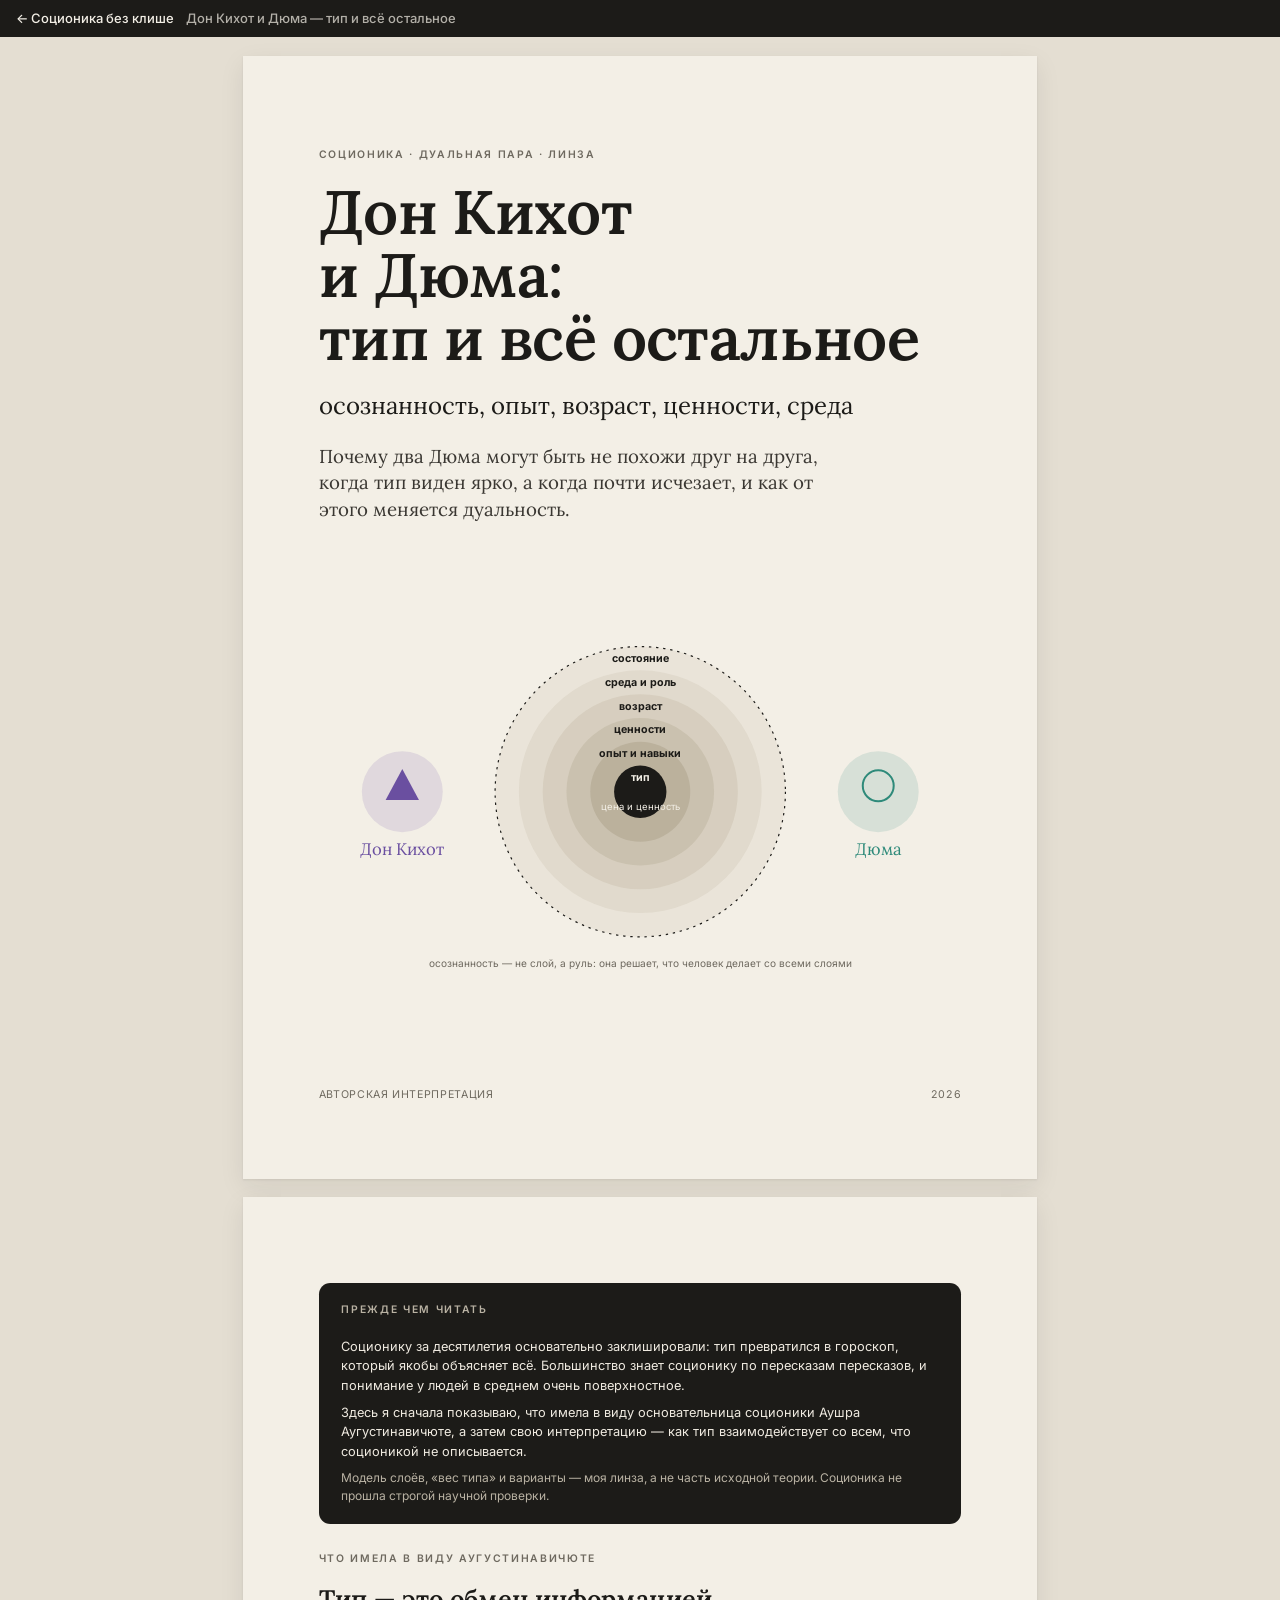
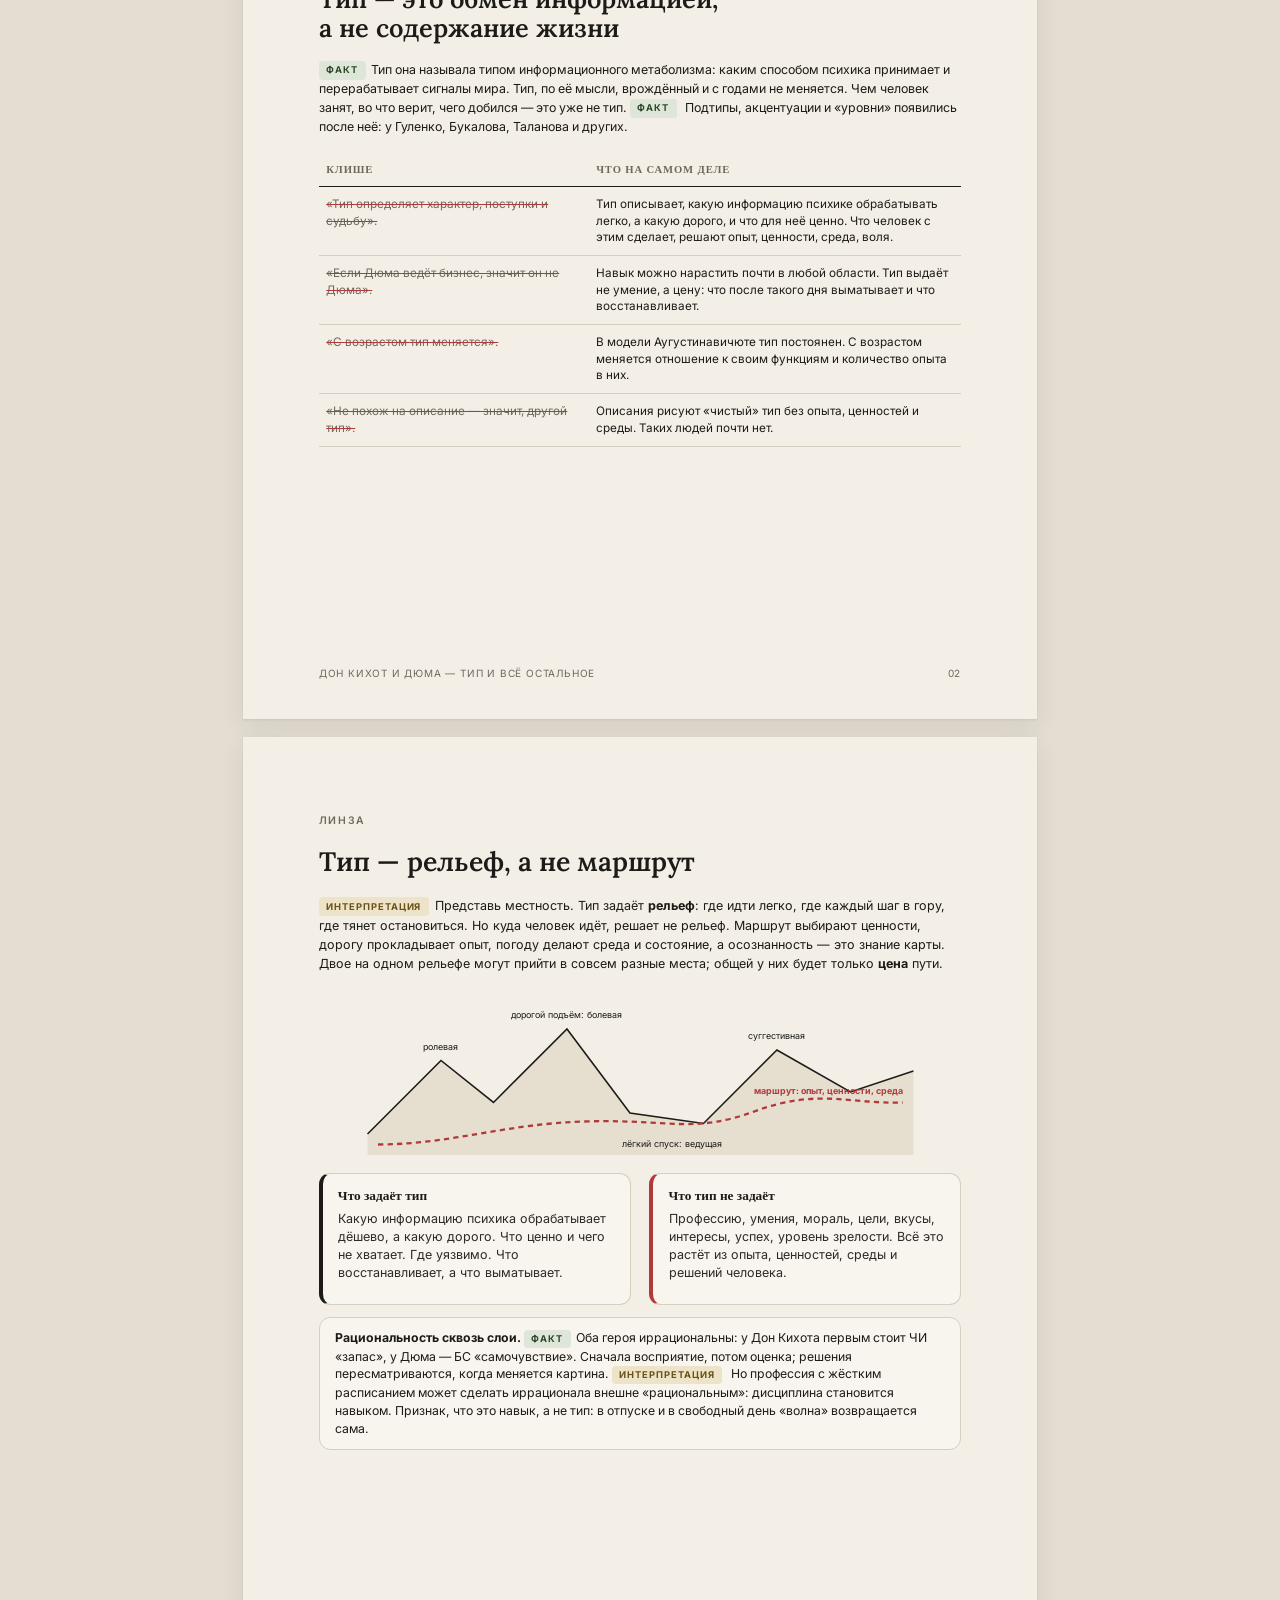
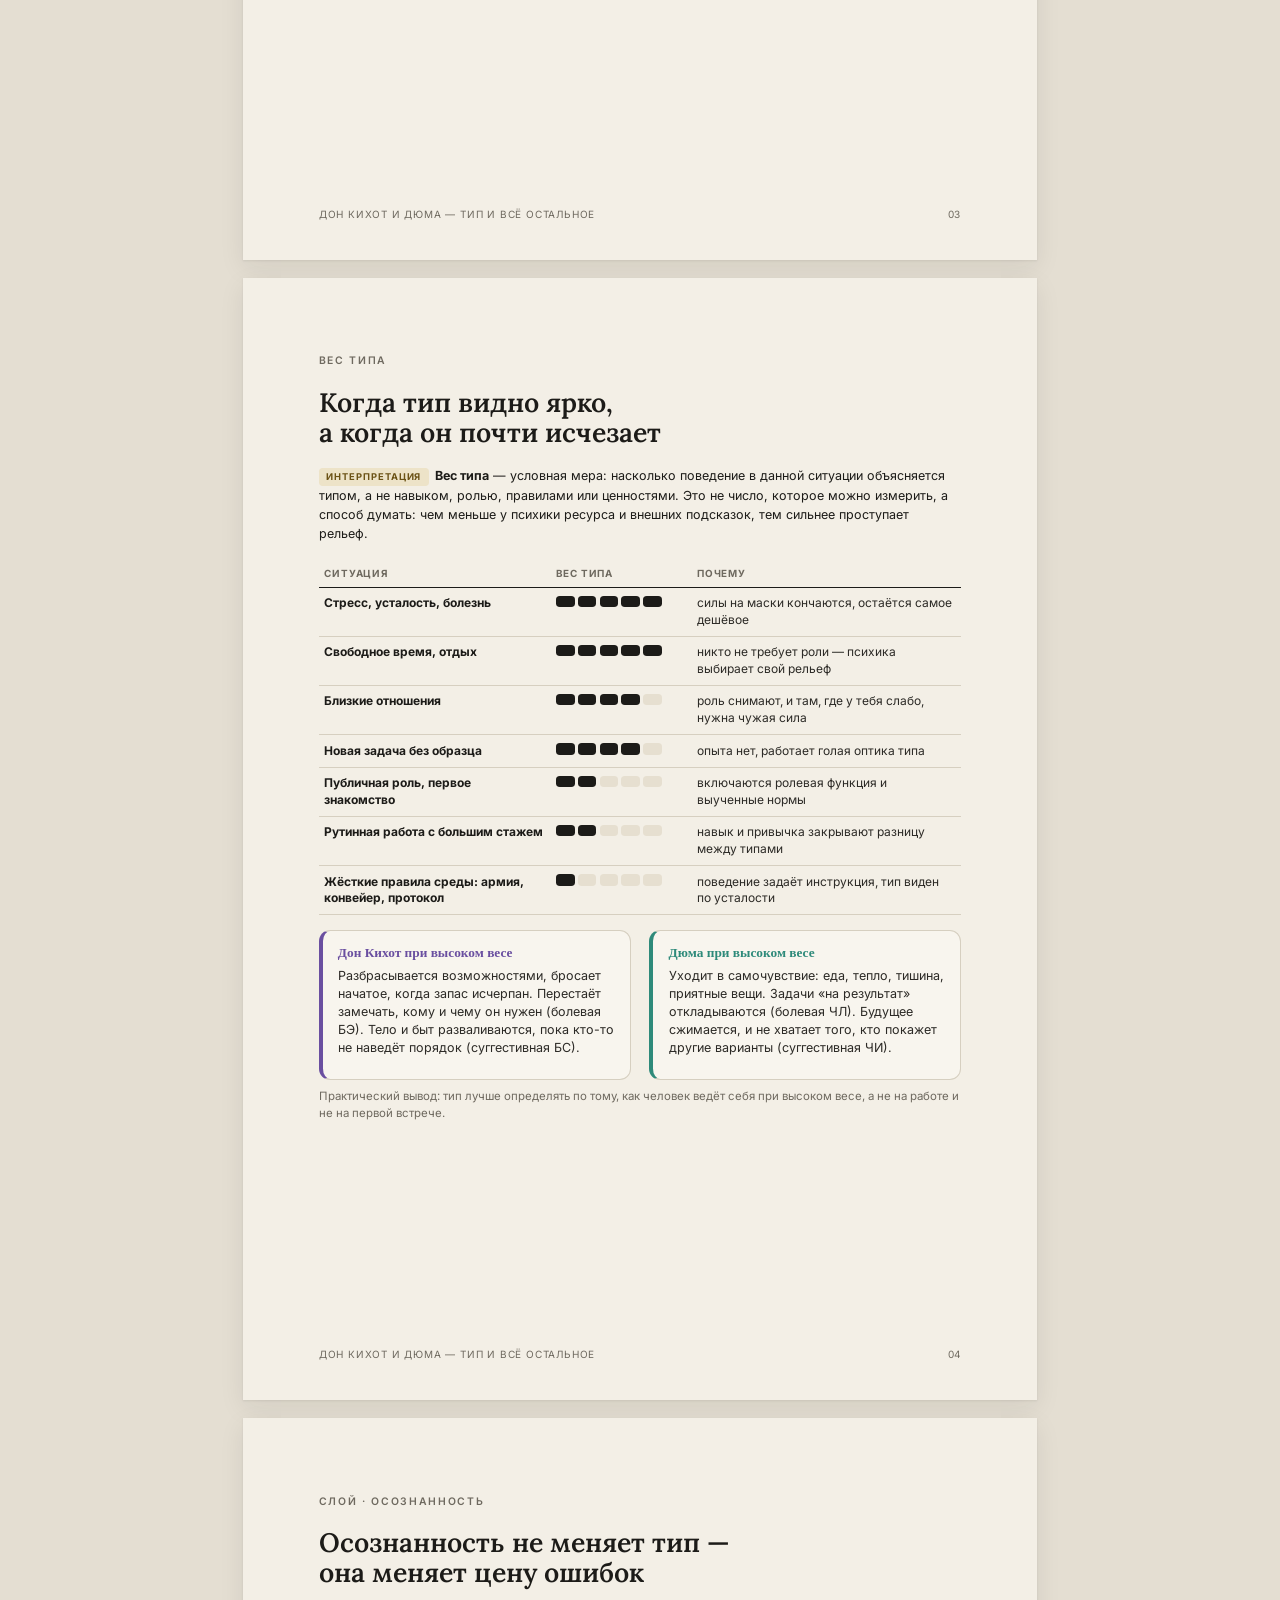
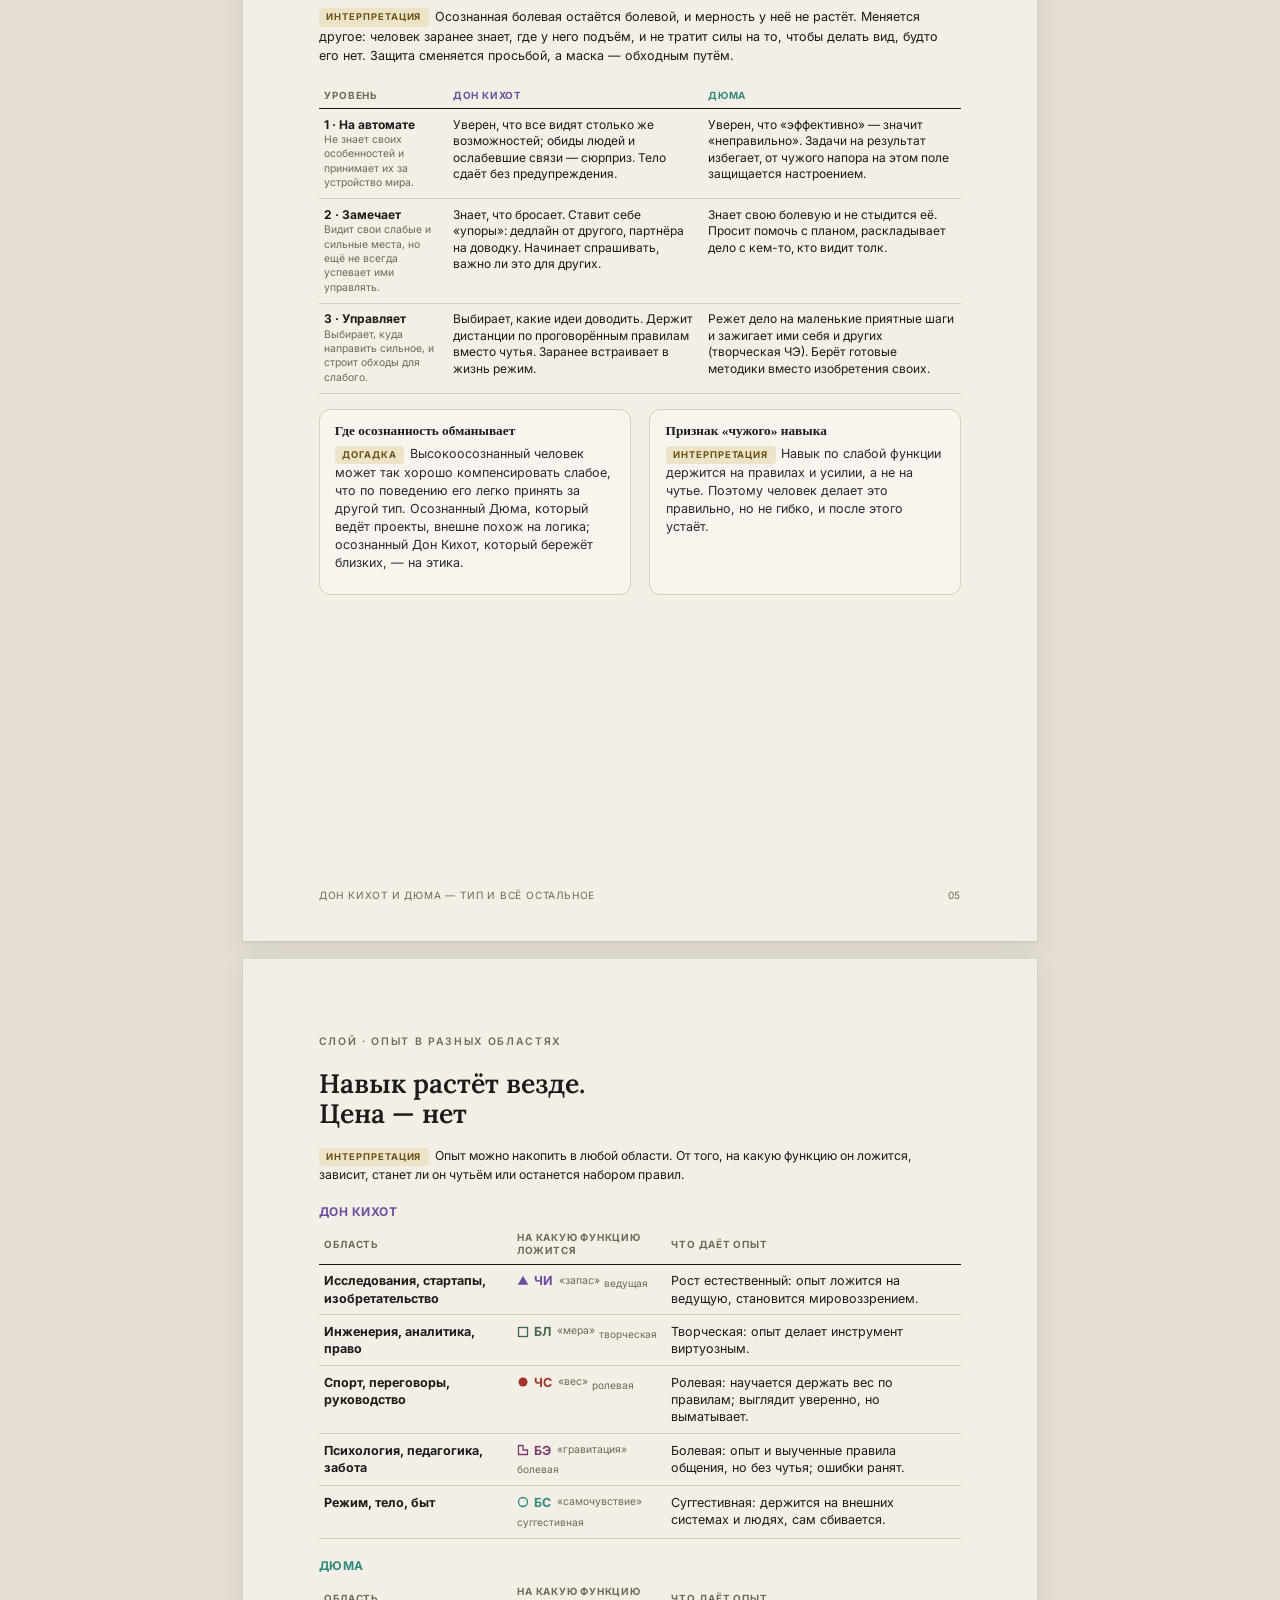
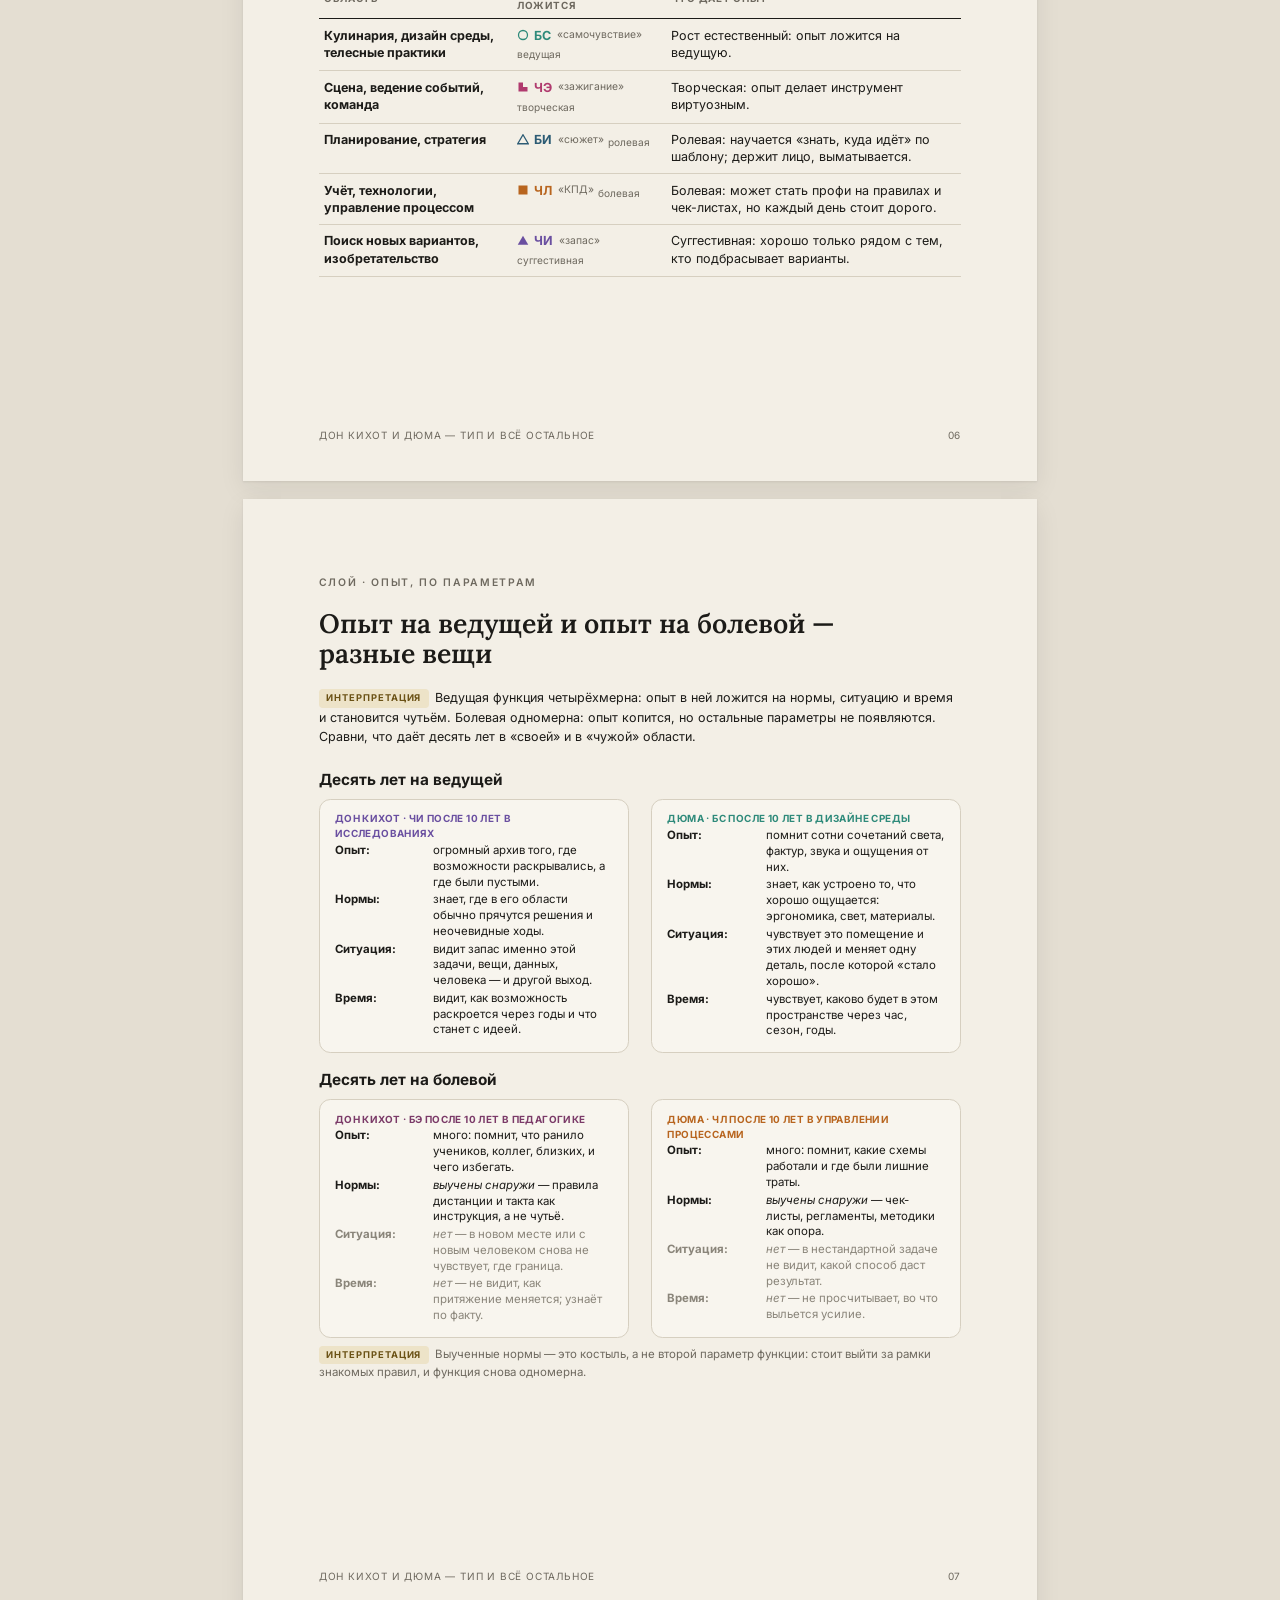
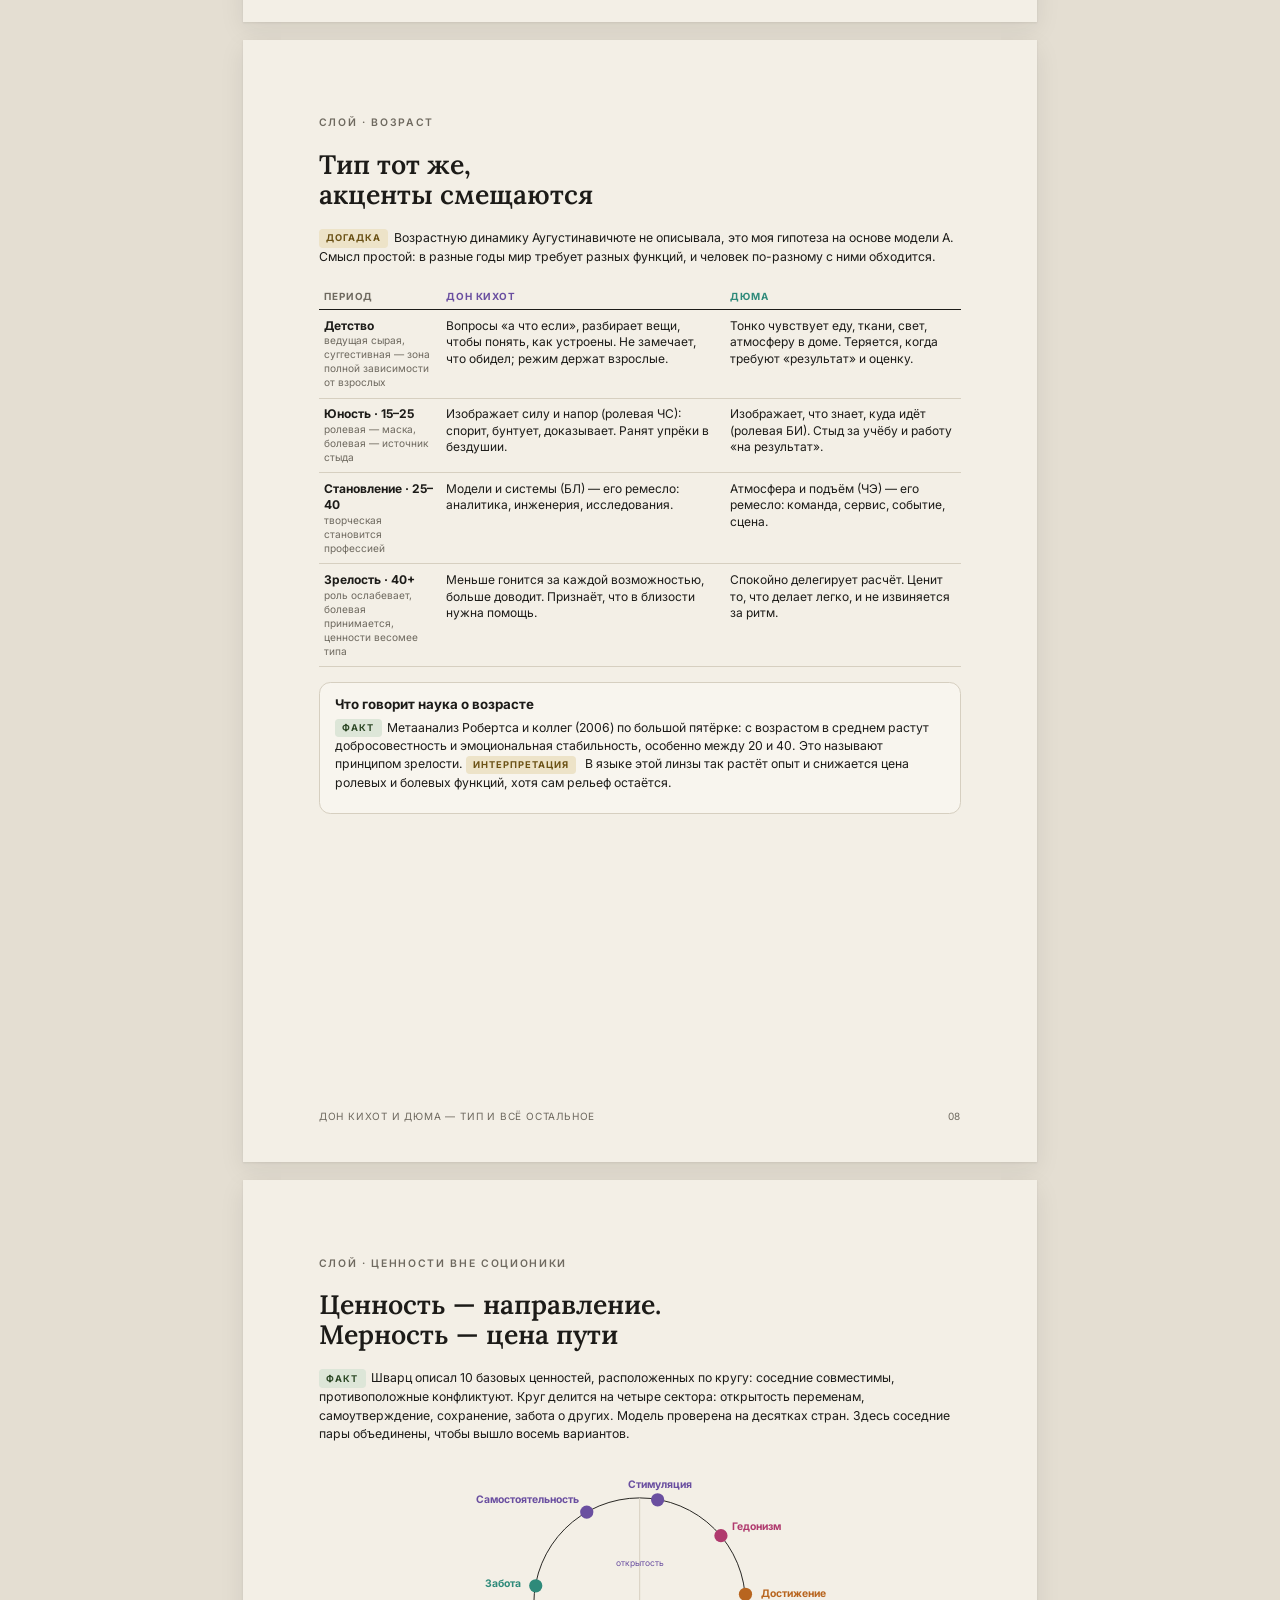
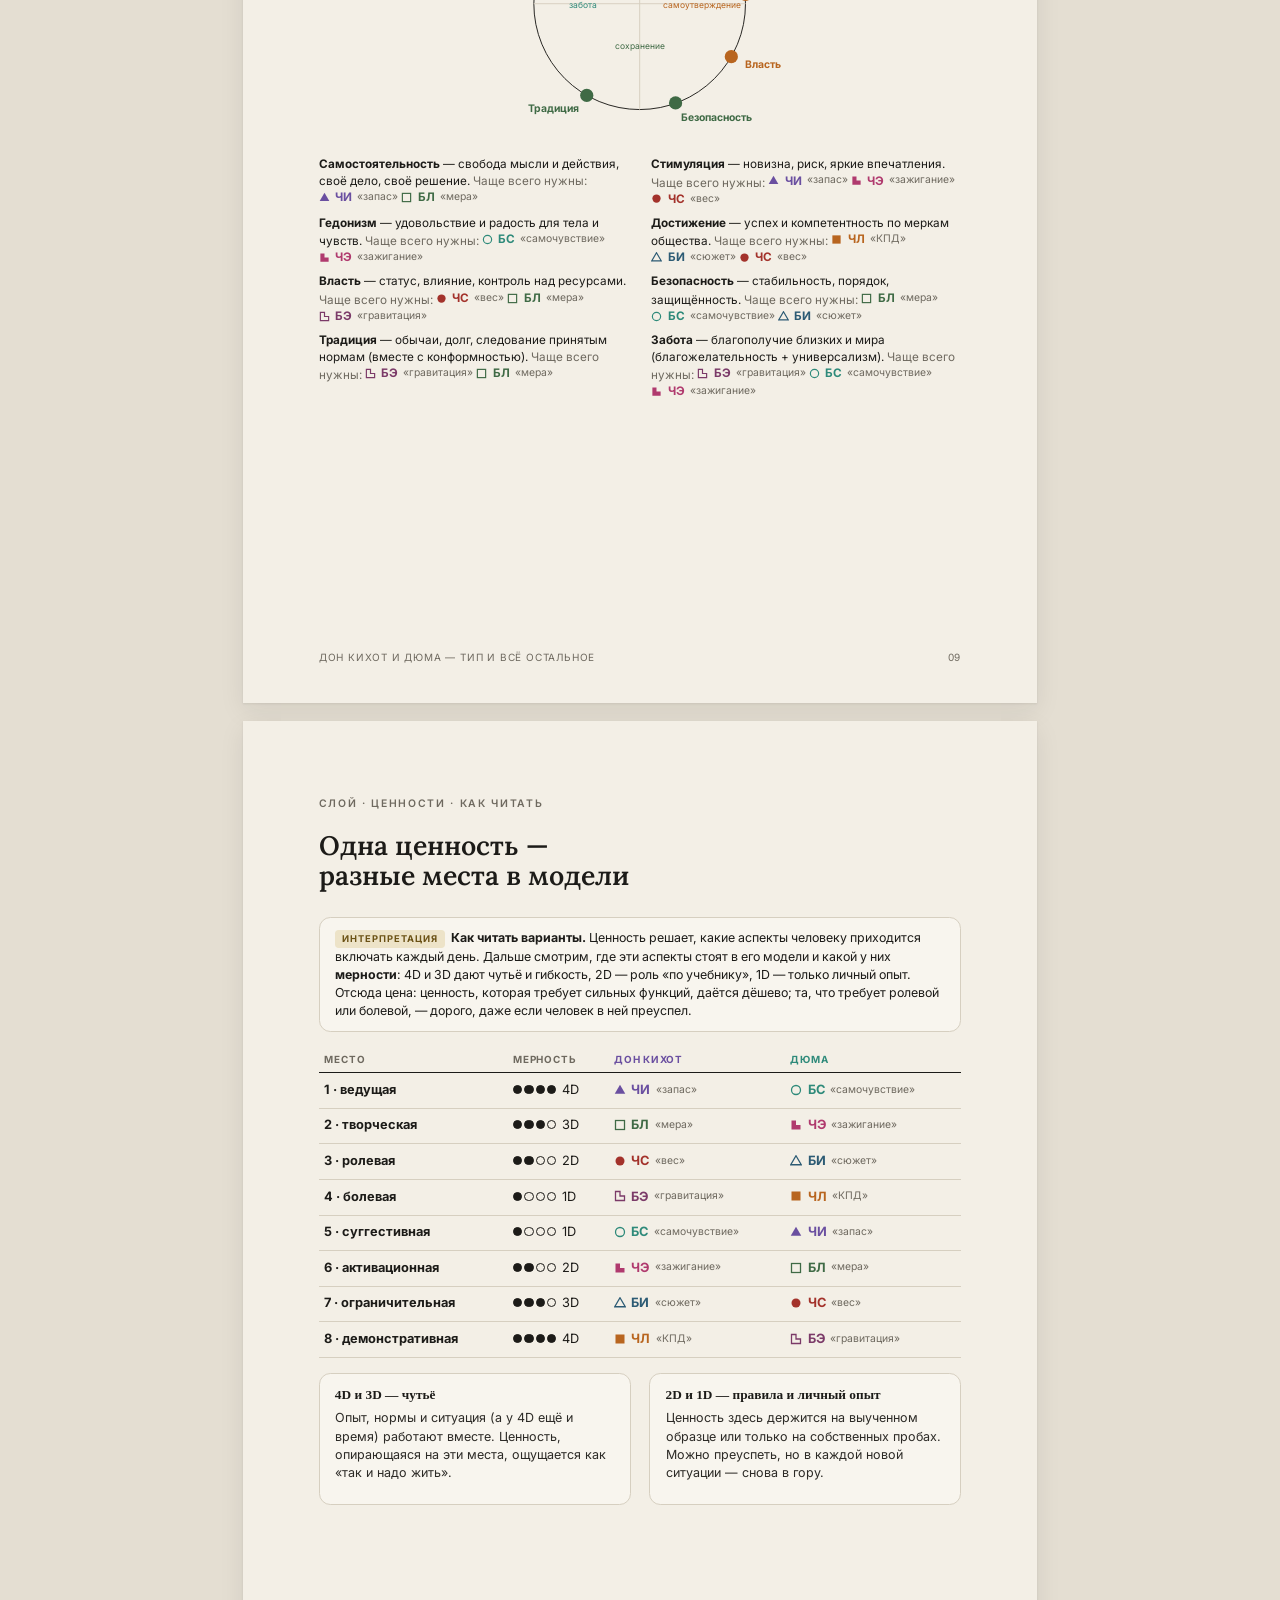
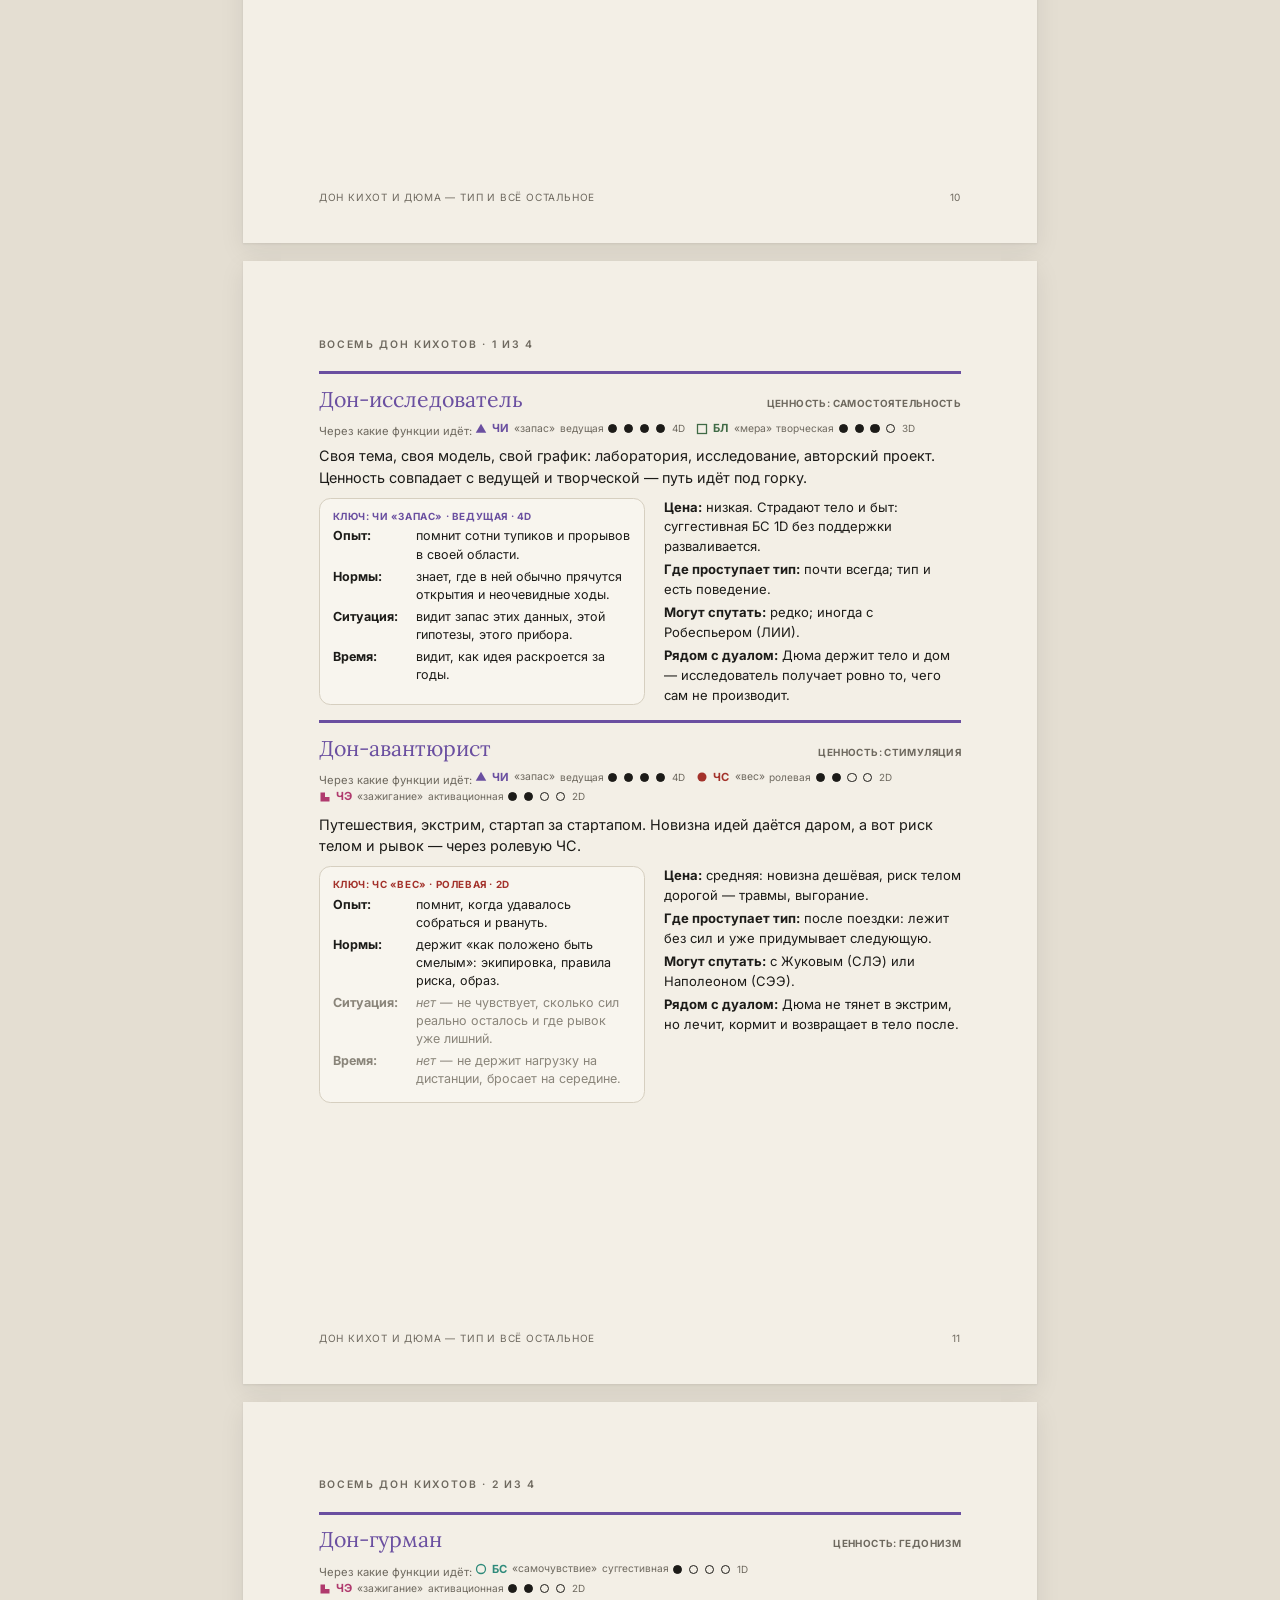
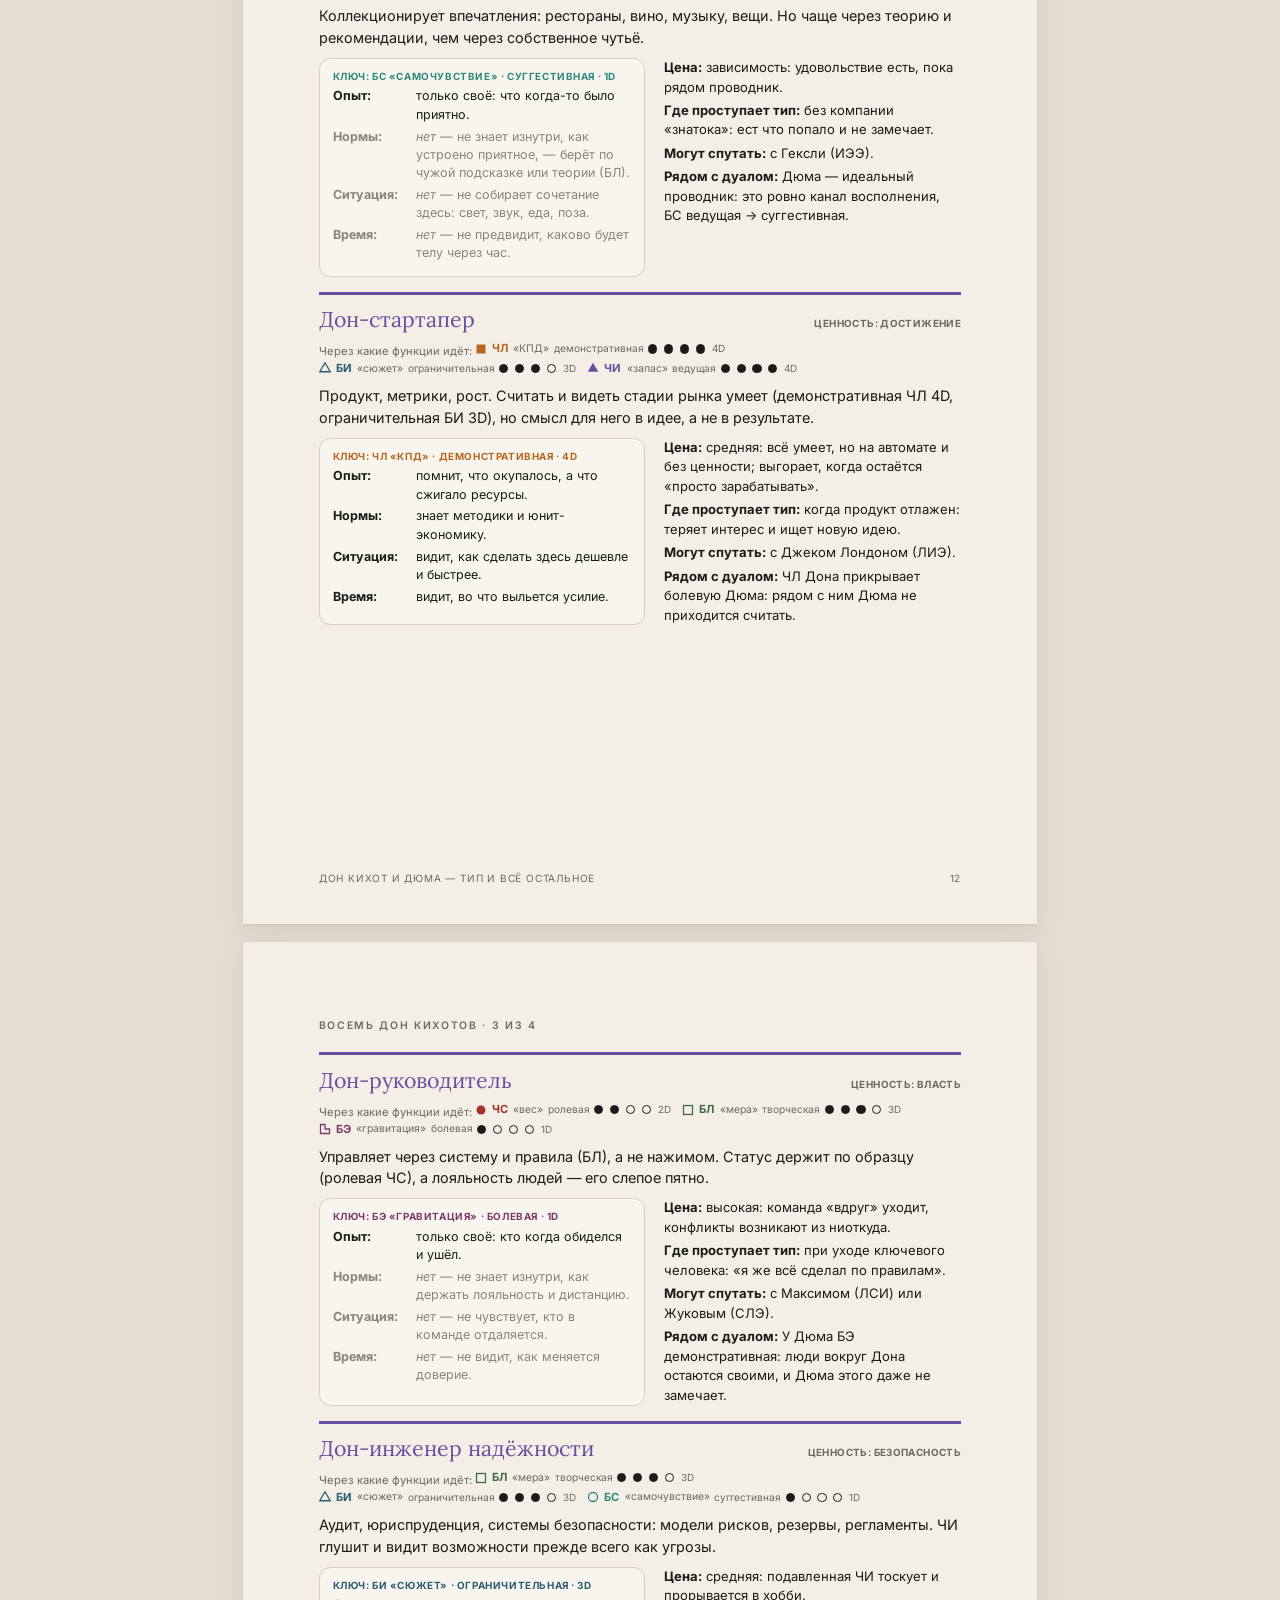
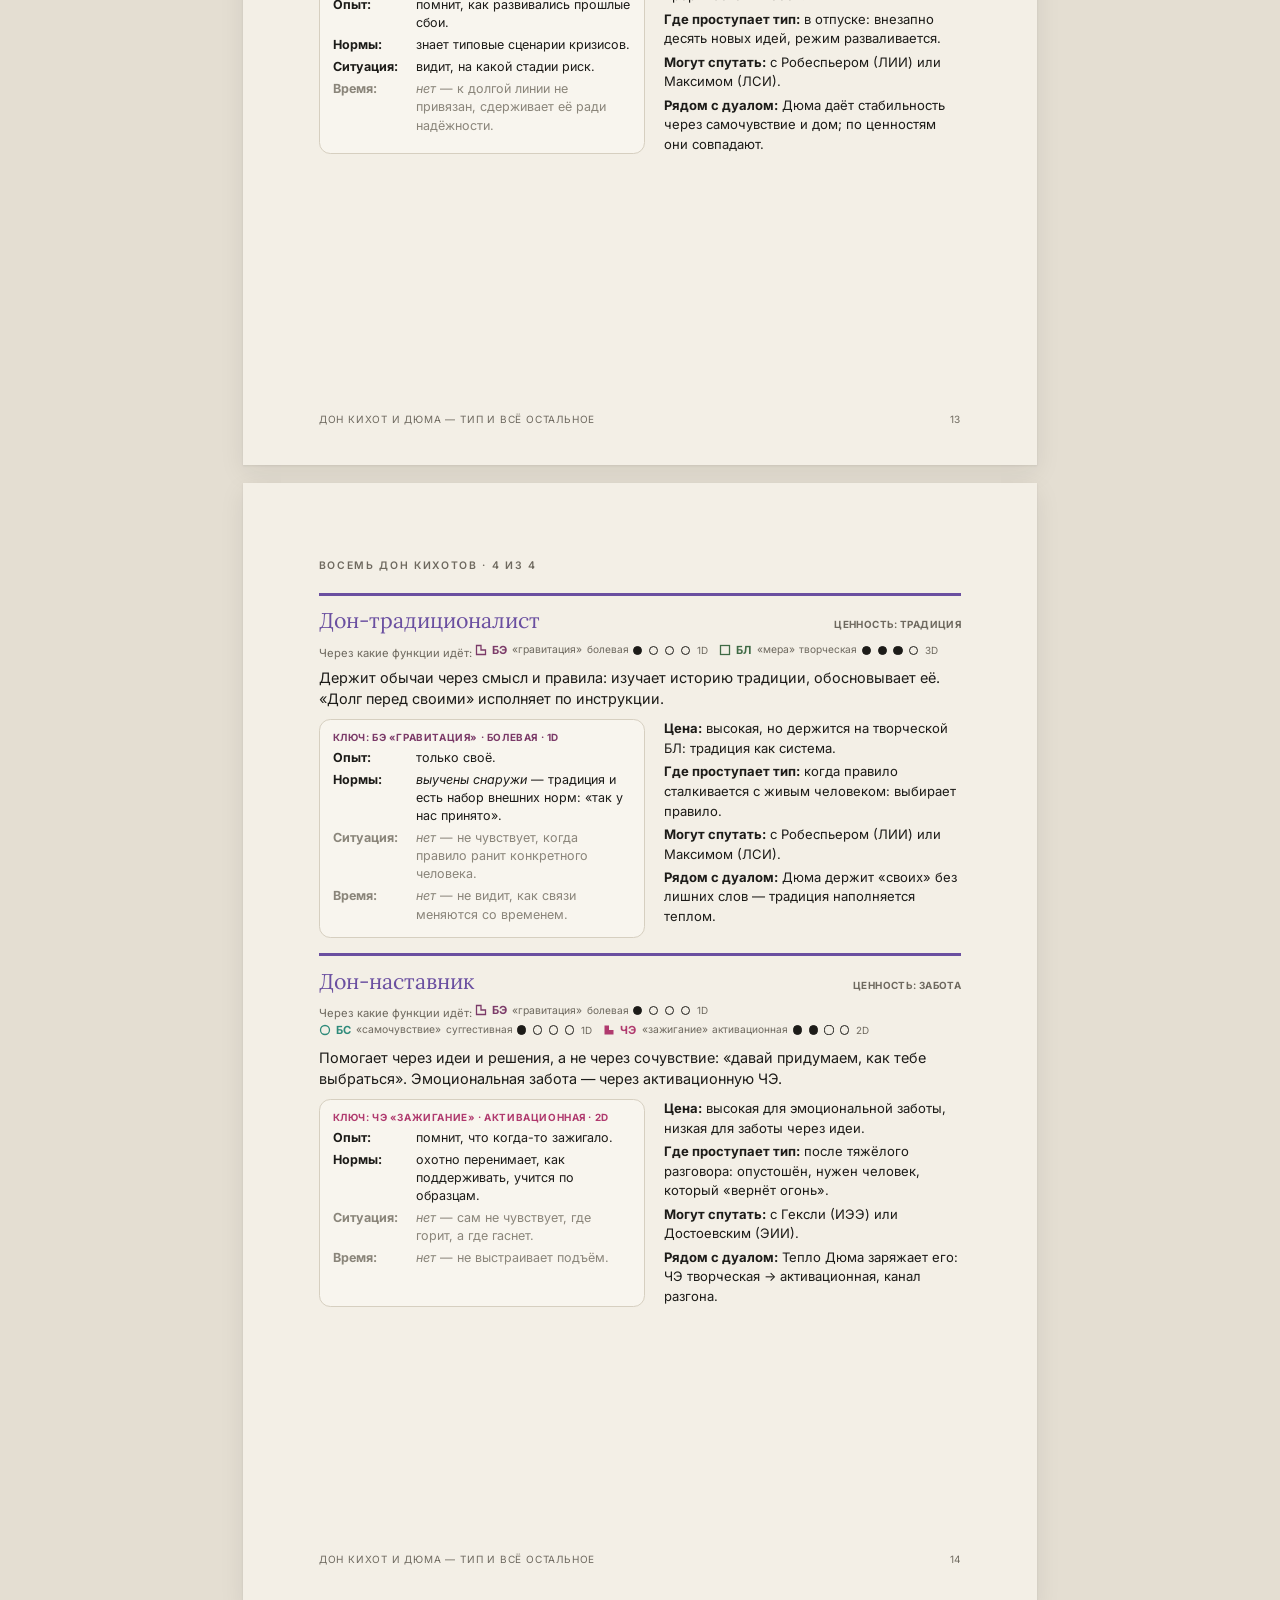
<file: docs/don_dum_layers.html>
<!doctype html><html lang="ru"><head><meta charset="utf-8"><title>Дон Кихот и Дюма — тип и всё остальное</title><link rel="stylesheet" href="series.css"><meta name="viewport" content="width=device-width, initial-scale=1"><link rel="preconnect" href="https://fonts.googleapis.com"><link rel="stylesheet" href="https://fonts.googleapis.com/css2?family=Inter:wght@400;500;600;700&family=Lora:ital,wght@0,400;0,600;1,400&display=swap">
<style>
@media screen{
 html,body{background:#E4DED2}
 body{padding:56px 0 40px}
 .page{margin:0 auto 18px;box-shadow:0 1px 2px rgba(28,27,24,.08),0 8px 24px rgba(28,27,24,.08);background:#F3EFE6}
 .kb-bar{position:fixed;top:0;left:0;right:0;z-index:50;display:flex;align-items:center;gap:12px;padding:10px max(16px,env(safe-area-inset-right,0px)) 10px max(16px,env(safe-area-inset-left,0px));padding-top:calc(10px + env(safe-area-inset-top,0px));background:#1C1B18;color:#F3EFE6;font:500 13px/1.3 Inter,system-ui,sans-serif}
 .kb-bar a{color:#F3EFE6;text-decoration:none;white-space:nowrap}
 .kb-bar a:hover{text-decoration:underline}
 .kb-bar .t{opacity:.7;overflow:hidden;text-overflow:ellipsis;white-space:nowrap;min-width:0}
}
@media print{.kb-bar{display:none}}
</style>
<script>
(function(){function fit(){var w=document.documentElement.clientWidth;var z=Math.min(1,(w-24)/794);document.querySelectorAll('.page').forEach(function(p){p.style.zoom=z;});}
window.addEventListener('resize',fit);document.addEventListener('DOMContentLoaded',fit);})();
</script></head><body><nav class="kb-bar"><a href="../index.html">← Соционика без клише</a><span class="t">Дон Кихот и Дюма — тип и всё остальное</span></nav><section class="page cover">
<style>
.dx-h2{font-family:"Lora",serif;font-weight:600;font-size:24pt;line-height:1.12;margin-bottom:5mm}
.dx-kick{font-size:7.8pt;letter-spacing:.16em;text-transform:uppercase;color:#6E695F;font-weight:600;margin-bottom:5mm}
.dx-lead{font-family:"Lora",serif;font-size:13pt;line-height:1.45;margin-bottom:5mm}
.dx-p{margin-bottom:2.8mm}
.dx-h3{font-family:"Inter Display","Inter",sans-serif;font-weight:700;font-size:11.5pt;margin:4mm 0 1.5mm}
.dx-props{display:grid;grid-template-columns:1fr 1fr 1fr;gap:4mm;margin:2mm 0 4mm}
.dx-prop{border-top:2px solid #1C1B18;padding-top:2.5mm}
.dx-prop h4{font-family:"Inter Display";font-weight:700;font-size:10.5pt;margin-bottom:1mm}
.dx-prop p{font-size:9pt;line-height:1.45;color:#2c2a26}
.dx-rows{border-top:1.5px solid #1C1B18;margin-top:1mm}
.dx-row{display:grid;grid-template-columns:38mm 1fr;gap:5mm;padding:2.6mm 0;border-bottom:1px solid #D6CFC0}
.dx-row .k{font-family:"Inter Display";font-weight:700;font-size:9pt;letter-spacing:.02em}
.dx-row .v{font-size:9.6pt;line-height:1.48;color:#2c2a26}
.dx-cmp{margin-top:4mm;border-radius:3mm;padding:4mm 5mm;background:#ECE6DA}
.dx-cmp p{font-size:9.3pt;line-height:1.48;margin:0}
.dx-cards{display:grid;grid-template-columns:1fr 1fr;gap:4mm}
.dx-card{border-top:2px solid #1C1B18;padding-top:2.5mm}
.dx-card h4{font-family:"Inter Display";font-weight:700;font-size:10.5pt;margin-bottom:1.2mm}
.dx-card p{font-size:9.2pt;line-height:1.45;color:#2c2a26;margin:0}
.dx-final{font-family:"Lora",serif;font-size:13pt;line-height:1.42;margin:4mm 0}
.dx-src{font-size:7.6pt;color:#6E695F;line-height:1.5}
.dx-src b{color:#1C1B18;font-weight:600}
.dx-tag{display:inline-block;font-size:7pt;letter-spacing:.1em;text-transform:uppercase;font-weight:700;padding:.6mm 2mm;border-radius:1mm;margin-right:1.5mm;vertical-align:middle}
.dx-tag.f{background:#DDE6D8;color:#2F4A28} .dx-tag.i{background:#EDE3C8;color:#6B5216}
.dx-rule{height:1px;background:#D6CFC0;margin:4mm 0}
.dx-fig svg{display:block;width:100%;height:auto}
.dx-cap{font-size:7.8pt;color:#6E695F;margin-top:1.5mm}
</style>
<style>
.at-head{display:grid;grid-template-columns:1fr 62mm;gap:6mm;align-items:center;margin-bottom:3mm}
.at-formula{font-family:"Lora",serif;font-size:30pt;line-height:1}
.at-name{font-size:8pt;letter-spacing:.14em;text-transform:uppercase;font-weight:700;margin-bottom:2mm}
.at-where{font-size:8.5pt;color:#6E695F;margin-top:2mm}
.at-two{display:grid;grid-template-columns:1fr 1fr;gap:5mm;margin:2mm 0 3mm}
.at-cl{border-radius:3mm;padding:3.5mm 4.5mm;background:#ECE6DA}
.at-cl .lbl{font-size:7.5pt;letter-spacing:.12em;text-transform:uppercase;font-weight:700;color:#6E695F;margin-bottom:1.5mm}
.at-cl .txt{font-size:9.6pt;line-height:1.45}
.at-cl.x .txt{text-decoration:line-through;text-decoration-color:#B03A3A;text-decoration-thickness:1.5px;color:#6E695F}
.at-cl.ok{background:#F8F5EE;border:1.5px solid currentColor}
.at-base{border-radius:3mm;padding:4mm 5mm;color:#EFEAE0;background:#1C1B18;margin:2mm 0 3mm}
.at-base .lbl{font-size:7.5pt;letter-spacing:.12em;text-transform:uppercase;font-weight:700;color:#B9B2A3}
.at-base .q{font-family:"Lora",serif;font-size:14pt;margin:1.5mm 0}
.at-base .t{font-size:9.4pt;line-height:1.45;color:#D9D3C6}
.at-pos{display:grid;grid-template-columns:1fr 1fr;gap:5mm}
.at-pos .c{border-top:2px solid;padding-top:2mm}
.at-pos .c h4{font-family:"Inter Display";font-size:10pt;font-weight:700;margin-bottom:1mm}
.at-pos .c p{font-size:9.2pt;line-height:1.45;color:#2c2a26}
.at-between{margin-top:3mm;border-radius:3mm;padding:3mm 4.5mm;border:1.5px dashed #6E695F;font-size:9.4pt;line-height:1.45}
.big-num{font-family:"Lora",serif;font-size:40pt;line-height:1}
</style><style>
.big{font-family:"Lora",serif;font-size:13.5pt;line-height:1.42}
.tag2{display:inline-block;font-size:7.4pt;font-weight:700;letter-spacing:.06em;padding:.5mm 1.8mm;border-radius:1mm;color:#F3EFE6}
.fx{display:grid;grid-template-columns:1fr 1fr;gap:3mm 5mm}
.fx .c{border-radius:3mm;padding:3mm 4mm;background:#F8F5EE;border:1px solid #D6CFC0}
.fx .c h4{font-family:"Inter Display";font-size:10pt;font-weight:700;margin-bottom:1mm}
.fx .c p{font-size:9.4pt;line-height:1.45;color:#2c2a26}
.tbl{width:100%;border-collapse:collapse;font-size:9pt;line-height:1.38}
.tbl th{font-size:7.4pt;letter-spacing:.08em;text-transform:uppercase;color:#6E695F;text-align:left;padding:1.5mm 1.5mm;border-bottom:1.5px solid #1C1B18}
.tbl td{padding:2mm 1.5mm;border-bottom:1px solid #D6CFC0;vertical-align:top}
.pos{font-size:7.4pt;font-weight:700;letter-spacing:.04em;text-transform:uppercase}
.row{display:grid;grid-template-columns:24mm 1fr;gap:2mm;font-size:8.6pt;line-height:1.38;margin:.5mm 0}
.row b{color:#1C1B18}
.no{color:#8A857A}
</style>
  <div><div class="kicker">Соционика · дуальная пара · линза</div>
    <h1>Дон Кихот<br>и Дюма:<br>тип и всё остальное</h1>
    <div style="font-family:Lora,serif;font-size:18pt;margin-top:5mm">осознанность, опыт, возраст, ценности, среда</div>
    <p class="sub" style="margin-top:5mm">Почему два Дюма могут быть не похожи друг на друга, когда тип виден ярко, а когда почти исчезает, и как от этого меняется дуальность.</p></div>
  <div class="dx-fig"><svg viewBox="0 0 540 280" xmlns="http://www.w3.org/2000/svg" font-family="Inter"><circle cx="270" cy="125" r="122" fill="#D6CFC0" opacity="0.35"/><text x="270" y="16" text-anchor="middle" font-size="9" font-weight="700" fill="#1C1B18">состояние</text><circle cx="270" cy="125" r="102" fill="#CFC6B4" opacity="0.35"/><text x="270" y="36" text-anchor="middle" font-size="9" font-weight="700" fill="#1C1B18">среда и роль</text><circle cx="270" cy="125" r="82" fill="#C2B8A3" opacity="0.35"/><text x="270" y="56" text-anchor="middle" font-size="9" font-weight="700" fill="#1C1B18">возраст</text><circle cx="270" cy="125" r="62" fill="#B3A88F" opacity="0.35"/><text x="270" y="76" text-anchor="middle" font-size="9" font-weight="700" fill="#1C1B18">ценности</text><circle cx="270" cy="125" r="42" fill="#9E937A" opacity="0.35"/><text x="270" y="96" text-anchor="middle" font-size="9" font-weight="700" fill="#1C1B18">опыт и навыки</text><circle cx="270" cy="125" r="22" fill="#1C1B18" opacity="1"/><text x="270" y="116" text-anchor="middle" font-size="9" font-weight="700" fill="#F3EFE6">тип</text><text x="270" y="140" text-anchor="middle" font-size="8" fill="#F3EFE6">цена и ценность</text><circle cx="70" cy="125" r="34" fill="#6A4FA0" opacity=".14"/><polygon points="70,106 84,132 56,132" fill="#6A4FA0"/><text x="70" y="178" text-anchor="middle" font-family="Lora" font-size="14" fill="#6A4FA0">Дон Кихот</text><circle cx="470" cy="125" r="34" fill="#2E8A7A" opacity=".14"/><circle cx="470" cy="120" r="13" fill="none" stroke="#2E8A7A" stroke-width="1.7"/><text x="470" y="178" text-anchor="middle" font-family="Lora" font-size="14" fill="#2E8A7A">Дюма</text><circle cx="270" cy="125" r="122" fill="none" stroke="#1C1B18" stroke-dasharray="2 4"/><text x="270" y="272" text-anchor="middle" font-size="8.5" fill="#6E695F">осознанность — не слой, а руль: она решает, что человек делает со всеми слоями</text></svg></div>
  <div style="display:flex;justify-content:space-between;font-size:8pt;color:var(--muted);letter-spacing:.06em;text-transform:uppercase"><span>Авторская интерпретация</span><span>2026</span></div>
</section><section class="page">
  <div class="box disc">
    <div class="kicker">Прежде чем читать</div>
    <p>Соционику за десятилетия основательно заклишировали: тип превратился в гороскоп, который якобы объясняет всё. Большинство знает соционику по пересказам пересказов, и понимание у людей в среднем очень поверхностное.</p>
    <p>Здесь я сначала показываю, что имела в виду основательница соционики Аушра Аугустинавичюте, а затем свою интерпретацию — как тип взаимодействует со всем, что соционикой не описывается.</p>
    <p style="margin:0;color:#B9B2A3;font-size:9pt">Модель слоёв, «вес типа» и варианты — моя линза, а не часть исходной теории. Соционика не прошла строгой научной проверки.</p>
  </div>
  <div class="dx-kick" style="margin-top:2mm">Что имела в виду Аугустинавичюте</div>
  <div class="dx-h2" style="font-size:19pt">Тип — это обмен информацией,<br>а не содержание жизни</div>
  <p class="dx-p" style="font-size:9.3pt"><span class="dx-tag f">факт</span>Тип она называла типом информационного метаболизма: каким способом психика принимает и перерабатывает сигналы мира. Тип, по её мысли, врождённый и с годами не меняется. Чем человек занят, во что верит, чего добился — это уже не тип. <span class="dx-tag f">факт</span> Подтипы, акцентуации и «уровни» появились после неё: у Гуленко, Букалова, Таланова и других.</p>
  <table class="cmp" style="font-size:8.8pt"><tr><th>Клише</th><th>Что на самом деле</th></tr><tr><td style="font-weight:400;color:#6E695F;text-decoration:line-through;text-decoration-color:#B03A3A;width:42%">«Тип определяет характер, поступки и судьбу».</td><td style="font-weight:400">Тип описывает, какую информацию психике обрабатывать легко, а какую дорого, и что для неё ценно. Что человек с этим сделает, решают опыт, ценности, среда, воля.</td></tr><tr><td style="font-weight:400;color:#6E695F;text-decoration:line-through;text-decoration-color:#B03A3A;width:42%">«Если Дюма ведёт бизнес, значит он не Дюма».</td><td style="font-weight:400">Навык можно нарастить почти в любой области. Тип выдаёт не умение, а цену: что после такого дня выматывает и что восстанавливает.</td></tr><tr><td style="font-weight:400;color:#6E695F;text-decoration:line-through;text-decoration-color:#B03A3A;width:42%">«С возрастом тип меняется».</td><td style="font-weight:400">В модели Аугустинавичюте тип постоянен. С возрастом меняется отношение к своим функциям и количество опыта в них.</td></tr><tr><td style="font-weight:400;color:#6E695F;text-decoration:line-through;text-decoration-color:#B03A3A;width:42%">«Не похож на описание — значит, другой тип».</td><td style="font-weight:400">Описания рисуют «чистый» тип без опыта, ценностей и среды. Таких людей почти нет.</td></tr></table>
<div class="folio"><span>Дон Кихот и Дюма — тип и всё остальное</span><span>02</span></div></section><section class="page">
  <div class="dx-kick">Линза</div>
  <div class="dx-h2" style="font-size:20pt">Тип — рельеф, а не маршрут</div>
  <p class="dx-p" style="font-size:9.4pt"><span class="dx-tag i">интерпретация</span>Представь местность. Тип задаёт <b>рельеф</b>: где идти легко, где каждый шаг в гору, где тянет остановиться. Но куда человек идёт, решает не рельеф. Маршрут выбирают ценности, дорогу прокладывает опыт, погоду делают среда и состояние, а осознанность — это знание карты. Двое на одном рельефе могут прийти в совсем разные места; общей у них будет только <b>цена</b> пути.</p>
  <div class="dx-fig" style="width:150mm;margin:1mm auto 2mm"><svg viewBox="0 0 540 170" xmlns="http://www.w3.org/2000/svg" font-family="Inter"><path d="M10 140 L80 70 L130 110 L200 40 L260 120 L330 130 L400 60 L470 100 L530 80 L530 160 L10 160 Z" fill="#E6DFD0"/><path d="M10 140 L80 70 L130 110 L200 40 L260 120 L330 130 L400 60 L470 100 L530 80" fill="none" stroke="#1C1B18" stroke-width="1.5"/><path d="M20 150 C 90 150, 140 130, 220 128 S 320 140, 380 118 S 470 112, 520 110" fill="none" stroke="#B03A3A" stroke-width="2.2" stroke-dasharray="5 4"/><text x="200" y="30" text-anchor="middle" font-size="8.5" fill="#1C1B18">дорогой подъём: болевая</text><text x="80" y="60" text-anchor="middle" font-size="8.5" fill="#1C1B18">ролевая</text><text x="400" y="50" text-anchor="middle" font-size="8.5" fill="#1C1B18">суггестивная</text><text x="300" y="152" text-anchor="middle" font-size="8.5" fill="#1C1B18">лёгкий спуск: ведущая</text><text x="520" y="102" text-anchor="end" font-size="8.5" font-weight="700" fill="#B03A3A">маршрут: опыт, ценности, среда</text></svg></div>
  <div class="fx">
    <div class="c" style="border-left:4px solid #1C1B18"><h4>Что задаёт тип</h4><p>Какую информацию психика обрабатывает дёшево, а какую дорого. Что ценно и чего не хватает. Где уязвимо. Что восстанавливает, а что выматывает.</p></div>
    <div class="c" style="border-left:4px solid #B03A3A"><h4>Что тип не задаёт</h4><p>Профессию, умения, мораль, цели, вкусы, интересы, успех, уровень зрелости. Всё это растёт из опыта, ценностей, среды и решений человека.</p></div>
  </div>
  <div style="margin-top:3mm;background:#F8F5EE;border:1px solid #D6CFC0;border-radius:3mm;padding:3mm 4mm">
    <p style="font-size:9.2pt;line-height:1.45;margin:0"><b>Рациональность сквозь слои.</b> <span class="dx-tag f">факт</span>Оба героя иррациональны: у Дон Кихота первым стоит ЧИ «запас», у Дюма — БС «самочувствие». Сначала восприятие, потом оценка; решения пересматриваются, когда меняется картина. <span class="dx-tag i">интерпретация</span> Но профессия с жёстким расписанием может сделать иррационала внешне «рациональным»: дисциплина становится навыком. Признак, что это навык, а не тип: в отпуске и в свободный день «волна» возвращается сама.</p>
  </div>
<div class="folio"><span>Дон Кихот и Дюма — тип и всё остальное</span><span>03</span></div></section><section class="page">
  <div class="dx-kick">Вес типа</div>
  <div class="dx-h2" style="font-size:20pt">Когда тип видно ярко,<br>а когда он почти исчезает</div>
  <p class="dx-p" style="font-size:9.4pt"><span class="dx-tag i">интерпретация</span><b>Вес типа</b> — условная мера: насколько поведение в данной ситуации объясняется типом, а не навыком, ролью, правилами или ценностями. Это не число, которое можно измерить, а способ думать: чем меньше у психики ресурса и внешних подсказок, тем сильнее проступает рельеф.</p>
  <table class="tbl" style="margin-top:2mm"><tr><th>Ситуация</th><th>Вес типа</th><th>Почему</th></tr><tr><td style="width:36%"><b>Стресс, усталость, болезнь</b></td><td style="width:22%"><span style="display:inline-block;width:5mm;height:3mm;margin-right:.8mm;border-radius:1mm;background:#1C1B18"></span><span style="display:inline-block;width:5mm;height:3mm;margin-right:.8mm;border-radius:1mm;background:#1C1B18"></span><span style="display:inline-block;width:5mm;height:3mm;margin-right:.8mm;border-radius:1mm;background:#1C1B18"></span><span style="display:inline-block;width:5mm;height:3mm;margin-right:.8mm;border-radius:1mm;background:#1C1B18"></span><span style="display:inline-block;width:5mm;height:3mm;margin-right:.8mm;border-radius:1mm;background:#1C1B18"></span></td><td style="color:#2c2a26">силы на маски кончаются, остаётся самое дешёвое</td></tr><tr><td style="width:36%"><b>Свободное время, отдых</b></td><td style="width:22%"><span style="display:inline-block;width:5mm;height:3mm;margin-right:.8mm;border-radius:1mm;background:#1C1B18"></span><span style="display:inline-block;width:5mm;height:3mm;margin-right:.8mm;border-radius:1mm;background:#1C1B18"></span><span style="display:inline-block;width:5mm;height:3mm;margin-right:.8mm;border-radius:1mm;background:#1C1B18"></span><span style="display:inline-block;width:5mm;height:3mm;margin-right:.8mm;border-radius:1mm;background:#1C1B18"></span><span style="display:inline-block;width:5mm;height:3mm;margin-right:.8mm;border-radius:1mm;background:#1C1B18"></span></td><td style="color:#2c2a26">никто не требует роли — психика выбирает свой рельеф</td></tr><tr><td style="width:36%"><b>Близкие отношения</b></td><td style="width:22%"><span style="display:inline-block;width:5mm;height:3mm;margin-right:.8mm;border-radius:1mm;background:#1C1B18"></span><span style="display:inline-block;width:5mm;height:3mm;margin-right:.8mm;border-radius:1mm;background:#1C1B18"></span><span style="display:inline-block;width:5mm;height:3mm;margin-right:.8mm;border-radius:1mm;background:#1C1B18"></span><span style="display:inline-block;width:5mm;height:3mm;margin-right:.8mm;border-radius:1mm;background:#1C1B18"></span><span style="display:inline-block;width:5mm;height:3mm;margin-right:.8mm;border-radius:1mm;background:#E6DFD0"></span></td><td style="color:#2c2a26">роль снимают, и там, где у тебя слабо, нужна чужая сила</td></tr><tr><td style="width:36%"><b>Новая задача без образца</b></td><td style="width:22%"><span style="display:inline-block;width:5mm;height:3mm;margin-right:.8mm;border-radius:1mm;background:#1C1B18"></span><span style="display:inline-block;width:5mm;height:3mm;margin-right:.8mm;border-radius:1mm;background:#1C1B18"></span><span style="display:inline-block;width:5mm;height:3mm;margin-right:.8mm;border-radius:1mm;background:#1C1B18"></span><span style="display:inline-block;width:5mm;height:3mm;margin-right:.8mm;border-radius:1mm;background:#1C1B18"></span><span style="display:inline-block;width:5mm;height:3mm;margin-right:.8mm;border-radius:1mm;background:#E6DFD0"></span></td><td style="color:#2c2a26">опыта нет, работает голая оптика типа</td></tr><tr><td style="width:36%"><b>Публичная роль, первое знакомство</b></td><td style="width:22%"><span style="display:inline-block;width:5mm;height:3mm;margin-right:.8mm;border-radius:1mm;background:#1C1B18"></span><span style="display:inline-block;width:5mm;height:3mm;margin-right:.8mm;border-radius:1mm;background:#1C1B18"></span><span style="display:inline-block;width:5mm;height:3mm;margin-right:.8mm;border-radius:1mm;background:#E6DFD0"></span><span style="display:inline-block;width:5mm;height:3mm;margin-right:.8mm;border-radius:1mm;background:#E6DFD0"></span><span style="display:inline-block;width:5mm;height:3mm;margin-right:.8mm;border-radius:1mm;background:#E6DFD0"></span></td><td style="color:#2c2a26">включаются ролевая функция и выученные нормы</td></tr><tr><td style="width:36%"><b>Рутинная работа с большим стажем</b></td><td style="width:22%"><span style="display:inline-block;width:5mm;height:3mm;margin-right:.8mm;border-radius:1mm;background:#1C1B18"></span><span style="display:inline-block;width:5mm;height:3mm;margin-right:.8mm;border-radius:1mm;background:#1C1B18"></span><span style="display:inline-block;width:5mm;height:3mm;margin-right:.8mm;border-radius:1mm;background:#E6DFD0"></span><span style="display:inline-block;width:5mm;height:3mm;margin-right:.8mm;border-radius:1mm;background:#E6DFD0"></span><span style="display:inline-block;width:5mm;height:3mm;margin-right:.8mm;border-radius:1mm;background:#E6DFD0"></span></td><td style="color:#2c2a26">навык и привычка закрывают разницу между типами</td></tr><tr><td style="width:36%"><b>Жёсткие правила среды: армия, конвейер, протокол</b></td><td style="width:22%"><span style="display:inline-block;width:5mm;height:3mm;margin-right:.8mm;border-radius:1mm;background:#1C1B18"></span><span style="display:inline-block;width:5mm;height:3mm;margin-right:.8mm;border-radius:1mm;background:#E6DFD0"></span><span style="display:inline-block;width:5mm;height:3mm;margin-right:.8mm;border-radius:1mm;background:#E6DFD0"></span><span style="display:inline-block;width:5mm;height:3mm;margin-right:.8mm;border-radius:1mm;background:#E6DFD0"></span><span style="display:inline-block;width:5mm;height:3mm;margin-right:.8mm;border-radius:1mm;background:#E6DFD0"></span></td><td style="color:#2c2a26">поведение задаёт инструкция, тип виден по усталости</td></tr></table>
  <div class="fx" style="margin-top:4mm">
    <div class="c" style="border-left:4px solid #6A4FA0"><h4 style="color:#6A4FA0">Дон Кихот при высоком весе</h4><p>Разбрасывается возможностями, бросает начатое, когда запас исчерпан. Перестаёт замечать, кому и чему он нужен (болевая БЭ). Тело и быт разваливаются, пока кто-то не наведёт порядок (суггестивная БС).</p></div>
    <div class="c" style="border-left:4px solid #2E8A7A"><h4 style="color:#2E8A7A">Дюма при высоком весе</h4><p>Уходит в самочувствие: еда, тепло, тишина, приятные вещи. Задачи «на результат» откладываются (болевая ЧЛ). Будущее сжимается, и не хватает того, кто покажет другие варианты (суггестивная ЧИ).</p></div>
  </div>
  <p class="dx-p" style="font-size:8.6pt;color:#6E695F;margin-top:2mm">Практический вывод: тип лучше определять по тому, как человек ведёт себя при высоком весе, а не на работе и не на первой встрече.</p>
<div class="folio"><span>Дон Кихот и Дюма — тип и всё остальное</span><span>04</span></div></section><section class="page">
  <div class="dx-kick">Слой · осознанность</div>
  <div class="dx-h2" style="font-size:20pt">Осознанность не меняет тип —<br>она меняет цену ошибок</div>
  <p class="dx-p" style="font-size:9.4pt"><span class="dx-tag i">интерпретация</span>Осознанная болевая остаётся болевой, и мерность у неё не растёт. Меняется другое: человек заранее знает, где у него подъём, и не тратит силы на то, чтобы делать вид, будто его нет. Защита сменяется просьбой, а маска — обходным путём.</p>
  <table class="tbl" style="margin-top:2mm"><tr><th>Уровень</th><th style="color:#6A4FA0">Дон Кихот</th><th style="color:#2E8A7A">Дюма</th></tr><tr><td style="width:20%"><b>1 · На автомате</b><div style="font-size:7.8pt;color:#6E695F">Не знает своих особенностей и принимает их за устройство мира.</div></td><td>Уверен, что все видят столько же возможностей; обиды людей и ослабевшие связи — сюрприз. Тело сдаёт без предупреждения.</td><td>Уверен, что «эффективно» — значит «неправильно». Задачи на результат избегает, от чужого напора на этом поле защищается настроением.</td></tr><tr><td style="width:20%"><b>2 · Замечает</b><div style="font-size:7.8pt;color:#6E695F">Видит свои слабые и сильные места, но ещё не всегда успевает ими управлять.</div></td><td>Знает, что бросает. Ставит себе «упоры»: дедлайн от другого, партнёра на доводку. Начинает спрашивать, важно ли это для других.</td><td>Знает свою болевую и не стыдится её. Просит помочь с планом, раскладывает дело с кем-то, кто видит толк.</td></tr><tr><td style="width:20%"><b>3 · Управляет</b><div style="font-size:7.8pt;color:#6E695F">Выбирает, куда направить сильное, и строит обходы для слабого.</div></td><td>Выбирает, какие идеи доводить. Держит дистанции по проговорённым правилам вместо чутья. Заранее встраивает в жизнь режим.</td><td>Режет дело на маленькие приятные шаги и зажигает ими себя и других (творческая ЧЭ). Берёт готовые методики вместо изобретения своих.</td></tr></table>
  <div class="fx" style="margin-top:4mm">
    <div class="c"><h4>Где осознанность обманывает</h4><p><span class="dx-tag i">догадка</span>Высокоосознанный человек может так хорошо компенсировать слабое, что по поведению его легко принять за другой тип. Осознанный Дюма, который ведёт проекты, внешне похож на логика; осознанный Дон Кихот, который бережёт близких, — на этика.</p></div>
    <div class="c"><h4>Признак «чужого» навыка</h4><p><span class="dx-tag i">интерпретация</span>Навык по слабой функции держится на правилах и усилии, а не на чутье. Поэтому человек делает это правильно, но не гибко, и после этого устаёт.</p></div>
  </div>
<div class="folio"><span>Дон Кихот и Дюма — тип и всё остальное</span><span>05</span></div></section><section class="page">
  <div class="dx-kick">Слой · опыт в разных областях</div>
  <div class="dx-h2" style="font-size:20pt">Навык растёт везде.<br>Цена — нет</div>
  <p class="dx-p" style="font-size:9.2pt"><span class="dx-tag i">интерпретация</span>Опыт можно накопить в любой области. От того, на какую функцию он ложится, зависит, станет ли он чутьём или останется набором правил.</p>
  <div class="pos" style="color:#6A4FA0;margin:2mm 0 1mm;font-size:9pt">Дон Кихот</div><table class="tbl" style="font-size:9.4pt;table-layout:fixed"><colgroup><col style="width:30%"><col style="width:24%"><col style="width:46%"></colgroup><tr><th>Область</th><th>На какую функцию ложится</th><th>Что даёт опыт</th></tr><tr><td><b>Исследования, стартапы, изобретательство</b></td><td><span style="display:inline-flex;gap:1.4mm;align-items:center"><svg width="12" height="12" viewBox="-8 -8 16 16"><polygon points="0,-7 7,5 -7,5" fill="#6A4FA0"/></svg><b style="color:#6A4FA0">ЧИ</b><span style="color:#6E695F;font-size:7.8pt">«запас»</span></span> <span style="color:#6E695F;font-size:7.6pt">ведущая</span></td><td>Рост естественный: опыт ложится на ведущую, становится мировоззрением.</td></tr><tr><td><b>Инженерия, аналитика, право</b></td><td><span style="display:inline-flex;gap:1.4mm;align-items:center"><svg width="12" height="12" viewBox="-8 -8 16 16"><rect x="-6" y="-6" width="12" height="12" fill="none" stroke="#3F6A45" stroke-width="1.7"/></svg><b style="color:#3F6A45">БЛ</b><span style="color:#6E695F;font-size:7.8pt">«мера»</span></span> <span style="color:#6E695F;font-size:7.6pt">творческая</span></td><td>Творческая: опыт делает инструмент виртуозным.</td></tr><tr><td><b>Спорт, переговоры, руководство</b></td><td><span style="display:inline-flex;gap:1.4mm;align-items:center"><svg width="12" height="12" viewBox="-8 -8 16 16"><circle cx="0" cy="0" r="6" fill="#A3322B"/></svg><b style="color:#A3322B">ЧС</b><span style="color:#6E695F;font-size:7.8pt">«вес»</span></span> <span style="color:#6E695F;font-size:7.6pt">ролевая</span></td><td>Ролевая: научается держать вес по правилам; выглядит уверенно, но выматывает.</td></tr><tr><td><b>Психология, педагогика, забота</b></td><td><span style="display:inline-flex;gap:1.4mm;align-items:center"><svg width="12" height="12" viewBox="-8 -8 16 16"><path d="M-6 -6 H0 V0 H6 V6 H-6 Z" fill="none" stroke="#7B3A68" stroke-width="1.7"/></svg><b style="color:#7B3A68">БЭ</b><span style="color:#6E695F;font-size:7.8pt">«гравитация»</span></span> <span style="color:#6E695F;font-size:7.6pt">болевая</span></td><td>Болевая: опыт и выученные правила общения, но без чутья; ошибки ранят.</td></tr><tr><td><b>Режим, тело, быт</b></td><td><span style="display:inline-flex;gap:1.4mm;align-items:center"><svg width="12" height="12" viewBox="-8 -8 16 16"><circle cx="0" cy="0" r="6" fill="none" stroke="#2E8A7A" stroke-width="1.7"/></svg><b style="color:#2E8A7A">БС</b><span style="color:#6E695F;font-size:7.8pt">«самочувствие»</span></span> <span style="color:#6E695F;font-size:7.6pt">суггестивная</span></td><td>Суггестивная: держится на внешних системах и людях, сам сбивается.</td></tr></table>
  <div class="pos" style="color:#2E8A7A;margin:5mm 0 1mm;font-size:9pt">Дюма</div><table class="tbl" style="font-size:9.4pt;table-layout:fixed"><colgroup><col style="width:30%"><col style="width:24%"><col style="width:46%"></colgroup><tr><th>Область</th><th>На какую функцию ложится</th><th>Что даёт опыт</th></tr><tr><td><b>Кулинария, дизайн среды, телесные практики</b></td><td><span style="display:inline-flex;gap:1.4mm;align-items:center"><svg width="12" height="12" viewBox="-8 -8 16 16"><circle cx="0" cy="0" r="6" fill="none" stroke="#2E8A7A" stroke-width="1.7"/></svg><b style="color:#2E8A7A">БС</b><span style="color:#6E695F;font-size:7.8pt">«самочувствие»</span></span> <span style="color:#6E695F;font-size:7.6pt">ведущая</span></td><td>Рост естественный: опыт ложится на ведущую.</td></tr><tr><td><b>Сцена, ведение событий, команда</b></td><td><span style="display:inline-flex;gap:1.4mm;align-items:center"><svg width="12" height="12" viewBox="-8 -8 16 16"><path d="M-6 -6 H0 V0 H6 V6 H-6 Z" fill="#B03A6E"/></svg><b style="color:#B03A6E">ЧЭ</b><span style="color:#6E695F;font-size:7.8pt">«зажигание»</span></span> <span style="color:#6E695F;font-size:7.6pt">творческая</span></td><td>Творческая: опыт делает инструмент виртуозным.</td></tr><tr><td><b>Планирование, стратегия</b></td><td><span style="display:inline-flex;gap:1.4mm;align-items:center"><svg width="12" height="12" viewBox="-8 -8 16 16"><polygon points="0,-7 7,5 -7,5" fill="none" stroke="#2C5B74" stroke-width="1.7"/></svg><b style="color:#2C5B74">БИ</b><span style="color:#6E695F;font-size:7.8pt">«сюжет»</span></span> <span style="color:#6E695F;font-size:7.6pt">ролевая</span></td><td>Ролевая: научается «знать, куда идёт» по шаблону; держит лицо, выматывается.</td></tr><tr><td><b>Учёт, технологии, управление процессом</b></td><td><span style="display:inline-flex;gap:1.4mm;align-items:center"><svg width="12" height="12" viewBox="-8 -8 16 16"><rect x="-6" y="-6" width="12" height="12" fill="#B8651F"/></svg><b style="color:#B8651F">ЧЛ</b><span style="color:#6E695F;font-size:7.8pt">«КПД»</span></span> <span style="color:#6E695F;font-size:7.6pt">болевая</span></td><td>Болевая: может стать профи на правилах и чек-листах, но каждый день стоит дорого.</td></tr><tr><td><b>Поиск новых вариантов, изобретательство</b></td><td><span style="display:inline-flex;gap:1.4mm;align-items:center"><svg width="12" height="12" viewBox="-8 -8 16 16"><polygon points="0,-7 7,5 -7,5" fill="#6A4FA0"/></svg><b style="color:#6A4FA0">ЧИ</b><span style="color:#6E695F;font-size:7.8pt">«запас»</span></span> <span style="color:#6E695F;font-size:7.6pt">суггестивная</span></td><td>Суггестивная: хорошо только рядом с тем, кто подбрасывает варианты.</td></tr></table>
<div class="folio"><span>Дон Кихот и Дюма — тип и всё остальное</span><span>06</span></div></section><section class="page">
  <div class="dx-kick">Слой · опыт, по параметрам</div>
  <div class="dx-h2" style="font-size:20pt">Опыт на ведущей и опыт на болевой —<br>разные вещи</div>
  <p class="dx-p" style="font-size:9.4pt"><span class="dx-tag i">интерпретация</span>Ведущая функция четырёхмерна: опыт в ней ложится на нормы, ситуацию и время и становится чутьём. Болевая одномерна: опыт копится, но остальные параметры не появляются. Сравни, что даёт десять лет в «своей» и в «чужой» области.</p>
  <div class="dx-h3" style="margin:3mm 0 2mm">Десять лет на ведущей</div>
  <div style="display:grid;grid-template-columns:1fr 1fr;gap:6mm">
    <div class="c" style="background:#F8F5EE;border:1px solid #D6CFC0;border-radius:3mm;padding:3mm 4mm"><div class="pos" style="color:#6A4FA0">Дон Кихот · ЧИ после 10 лет в исследованиях</div>
      <div class="row"><b>Опыт:</b><span>огромный архив того, где возможности раскрывались, а где были пустыми.</span></div>
      <div class="row"><b>Нормы:</b><span>знает, где в его области обычно прячутся решения и неочевидные ходы.</span></div>
      <div class="row"><b>Ситуация:</b><span>видит запас именно этой задачи, вещи, данных, человека — и другой выход.</span></div>
      <div class="row"><b>Время:</b><span>видит, как возможность раскроется через годы и что станет с идеей.</span></div></div>
    <div class="c" style="background:#F8F5EE;border:1px solid #D6CFC0;border-radius:3mm;padding:3mm 4mm"><div class="pos" style="color:#2E8A7A">Дюма · БС после 10 лет в дизайне среды</div>
      <div class="row"><b>Опыт:</b><span>помнит сотни сочетаний света, фактур, звука и ощущения от них.</span></div>
      <div class="row"><b>Нормы:</b><span>знает, как устроено то, что хорошо ощущается: эргономика, свет, материалы.</span></div>
      <div class="row"><b>Ситуация:</b><span>чувствует это помещение и этих людей и меняет одну деталь, после которой «стало хорошо».</span></div>
      <div class="row"><b>Время:</b><span>чувствует, каково будет в этом пространстве через час, сезон, годы.</span></div></div>
  </div>
  <div class="dx-h3" style="margin:4mm 0 2mm">Десять лет на болевой</div>
  
  <div style="display:grid;grid-template-columns:1fr 1fr;gap:6mm">
    <div class="c" style="background:#F8F5EE;border:1px solid #D6CFC0;border-radius:3mm;padding:3mm 4mm"><div class="pos" style="color:#7B3A68">Дон Кихот · БЭ после 10 лет в педагогике</div>
      <div class="row"><b>Опыт:</b><span>много: помнит, что ранило учеников, коллег, близких, и чего избегать.</span></div>
      <div class="row"><b>Нормы:</b><span><i>выучены снаружи</i> — правила дистанции и такта как инструкция, а не чутьё.</span></div>
      <div class="row no"><b style="color:#8A857A">Ситуация:</b><span><i>нет</i> — в новом месте или с новым человеком снова не чувствует, где граница.</span></div>
      <div class="row no"><b style="color:#8A857A">Время:</b><span><i>нет</i> — не видит, как притяжение меняется; узнаёт по факту.</span></div></div>
    <div class="c" style="background:#F8F5EE;border:1px solid #D6CFC0;border-radius:3mm;padding:3mm 4mm"><div class="pos" style="color:#B8651F">Дюма · ЧЛ после 10 лет в управлении процессами</div>
      <div class="row"><b>Опыт:</b><span>много: помнит, какие схемы работали и где были лишние траты.</span></div>
      <div class="row"><b>Нормы:</b><span><i>выучены снаружи</i> — чек-листы, регламенты, методики как опора.</span></div>
      <div class="row no"><b style="color:#8A857A">Ситуация:</b><span><i>нет</i> — в нестандартной задаче не видит, какой способ даст результат.</span></div>
      <div class="row no"><b style="color:#8A857A">Время:</b><span><i>нет</i> — не просчитывает, во что выльется усилие.</span></div></div>
  </div>
  <p class="dx-p" style="font-size:8.6pt;color:#6E695F;margin-top:2mm"><span class="dx-tag i">интерпретация</span>Выученные нормы — это костыль, а не второй параметр функции: стоит выйти за рамки знакомых правил, и функция снова одномерна.</p>

<div class="folio"><span>Дон Кихот и Дюма — тип и всё остальное</span><span>07</span></div></section><section class="page">
  <div class="dx-kick">Слой · возраст</div>
  <div class="dx-h2" style="font-size:20pt">Тип тот же,<br>акценты смещаются</div>
  <p class="dx-p" style="font-size:9.2pt"><span class="dx-tag i">догадка</span>Возрастную динамику Аугустинавичюте не описывала, это моя гипотеза на основе модели А. Смысл простой: в разные годы мир требует разных функций, и человек по-разному с ними обходится.</p>
  <table class="tbl" style="margin-top:2mm"><tr><th>Период</th><th style="color:#6A4FA0">Дон Кихот</th><th style="color:#2E8A7A">Дюма</th></tr><tr><td style="width:19%"><b>Детство</b><div style="font-size:7.6pt;color:#6E695F">ведущая сырая, суггестивная — зона полной зависимости от взрослых</div></td><td>Вопросы «а что если», разбирает вещи, чтобы понять, как устроены. Не замечает, что обидел; режим держат взрослые.</td><td>Тонко чувствует еду, ткани, свет, атмосферу в доме. Теряется, когда требуют «результат» и оценку.</td></tr><tr><td style="width:19%"><b>Юность · 15–25</b><div style="font-size:7.6pt;color:#6E695F">ролевая — маска, болевая — источник стыда</div></td><td>Изображает силу и напор (ролевая ЧС): спорит, бунтует, доказывает. Ранят упрёки в бездушии.</td><td>Изображает, что знает, куда идёт (ролевая БИ). Стыд за учёбу и работу «на результат».</td></tr><tr><td style="width:19%"><b>Становление · 25–40</b><div style="font-size:7.6pt;color:#6E695F">творческая становится профессией</div></td><td>Модели и системы (БЛ) — его ремесло: аналитика, инженерия, исследования.</td><td>Атмосфера и подъём (ЧЭ) — его ремесло: команда, сервис, событие, сцена.</td></tr><tr><td style="width:19%"><b>Зрелость · 40+</b><div style="font-size:7.6pt;color:#6E695F">роль ослабевает, болевая принимается, ценности весомее типа</div></td><td>Меньше гонится за каждой возможностью, больше доводит. Признаёт, что в близости нужна помощь.</td><td>Спокойно делегирует расчёт. Ценит то, что делает легко, и не извиняется за ритм.</td></tr></table>
  <div class="c" style="margin-top:4mm;background:#F8F5EE;border:1px solid #D6CFC0;border-radius:3mm;padding:3mm 4mm"><h4 style="font-size:10pt;margin-bottom:1mm">Что говорит наука о возрасте</h4><p style="font-size:9.2pt;line-height:1.45"><span class="dx-tag f">факт</span>Метаанализ Робертса и коллег (2006) по большой пятёрке: с возрастом в среднем растут добросовестность и эмоциональная стабильность, особенно между 20 и 40. Это называют принципом зрелости. <span class="dx-tag i">интерпретация</span> В языке этой линзы так растёт опыт и снижается цена ролевых и болевых функций, хотя сам рельеф остаётся.</p></div>
<div class="folio"><span>Дон Кихот и Дюма — тип и всё остальное</span><span>08</span></div></section><section class="page">
  <div class="dx-kick">Слой · ценности вне соционики</div>
  <div class="dx-h2" style="font-size:20pt">Ценность — направление.<br>Мерность — цена пути</div>
  <p class="dx-p" style="font-size:9.2pt"><span class="dx-tag f">факт</span>Шварц описал 10 базовых ценностей, расположенных по кругу: соседние совместимы, противоположные конфликтуют. Круг делится на четыре сектора: открытость переменам, самоутверждение, сохранение, забота о других. Модель проверена на десятках стран. Здесь соседние пары объединены, чтобы вышло восемь вариантов.</p>
  <div class="dx-fig" style="width:130mm;margin:2mm auto"><svg viewBox="0 0 520 300" xmlns="http://www.w3.org/2000/svg" font-family="Inter"><circle cx="260" cy="150" r="112" fill="none" stroke="#1C1B18" stroke-width="1"/><circle cx="204" cy="53" r="7" fill="#6A4FA0"/><text x="196" y="43" text-anchor="end" font-size="11" font-weight="700" fill="#6A4FA0">Самостоятельность</text><circle cx="279" cy="40" r="7" fill="#6A4FA0"/><text x="282" y="28" text-anchor="middle" font-size="11" font-weight="700" fill="#6A4FA0">Стимуляция</text><circle cx="346" cy="78" r="7" fill="#B03A6E"/><text x="358" y="72" text-anchor="start" font-size="11" font-weight="700" fill="#B03A6E">Гедонизм</text><circle cx="372" cy="140" r="7" fill="#B8651F"/><text x="388" y="143" text-anchor="start" font-size="11" font-weight="700" fill="#B8651F">Достижение</text><circle cx="357" cy="206" r="7" fill="#B8651F"/><text x="371" y="218" text-anchor="start" font-size="11" font-weight="700" fill="#B8651F">Власть</text><circle cx="298" cy="255" r="7" fill="#3F6A45"/><text x="304" y="274" text-anchor="start" font-size="11" font-weight="700" fill="#3F6A45">Безопасность</text><circle cx="204" cy="247" r="7" fill="#3F6A45"/><text x="196" y="265" text-anchor="end" font-size="11" font-weight="700" fill="#3F6A45">Традиция</text><circle cx="150" cy="131" r="7" fill="#2E8A7A"/><text x="134" y="132" text-anchor="end" font-size="11" font-weight="700" fill="#2E8A7A">Забота</text><line x1="148" y1="150" x2="372" y2="150" stroke="#D6CFC0"/><line x1="260" y1="38" x2="260" y2="262" stroke="#D6CFC0"/><text x="260" y="110" text-anchor="middle" font-size="9" fill="#6A4FA0">открытость</text><text x="260" y="198" text-anchor="middle" font-size="9" fill="#3F6A45">сохранение</text><text x="200" y="154" text-anchor="middle" font-size="9" fill="#2E8A7A">забота</text><text x="326" y="154" text-anchor="middle" font-size="9" fill="#B8651F">самоутверждение</text></svg></div>
  <div style="display:grid;grid-template-columns:1fr 1fr;gap:0 6mm"><div style="font-size:8.8pt;line-height:1.4;margin:.8mm 0"><b>Самостоятельность</b> — свобода мысли и действия, своё дело, своё решение. <span style="color:#6E695F">Чаще всего нужны:</span> <span style="display:inline-flex;gap:1.4mm;align-items:center"><svg width="11" height="11" viewBox="-8 -8 16 16"><polygon points="0,-7 7,5 -7,5" fill="#6A4FA0"/></svg><b style="color:#6A4FA0">ЧИ</b><span style="color:#6E695F;font-size:7.8pt">«запас»</span></span> <span style="display:inline-flex;gap:1.4mm;align-items:center"><svg width="11" height="11" viewBox="-8 -8 16 16"><rect x="-6" y="-6" width="12" height="12" fill="none" stroke="#3F6A45" stroke-width="1.7"/></svg><b style="color:#3F6A45">БЛ</b><span style="color:#6E695F;font-size:7.8pt">«мера»</span></span></div><div style="font-size:8.8pt;line-height:1.4;margin:.8mm 0"><b>Стимуляция</b> — новизна, риск, яркие впечатления. <span style="color:#6E695F">Чаще всего нужны:</span> <span style="display:inline-flex;gap:1.4mm;align-items:center"><svg width="11" height="11" viewBox="-8 -8 16 16"><polygon points="0,-7 7,5 -7,5" fill="#6A4FA0"/></svg><b style="color:#6A4FA0">ЧИ</b><span style="color:#6E695F;font-size:7.8pt">«запас»</span></span> <span style="display:inline-flex;gap:1.4mm;align-items:center"><svg width="11" height="11" viewBox="-8 -8 16 16"><path d="M-6 -6 H0 V0 H6 V6 H-6 Z" fill="#B03A6E"/></svg><b style="color:#B03A6E">ЧЭ</b><span style="color:#6E695F;font-size:7.8pt">«зажигание»</span></span> <span style="display:inline-flex;gap:1.4mm;align-items:center"><svg width="11" height="11" viewBox="-8 -8 16 16"><circle cx="0" cy="0" r="6" fill="#A3322B"/></svg><b style="color:#A3322B">ЧС</b><span style="color:#6E695F;font-size:7.8pt">«вес»</span></span></div><div style="font-size:8.8pt;line-height:1.4;margin:.8mm 0"><b>Гедонизм</b> — удовольствие и радость для тела и чувств. <span style="color:#6E695F">Чаще всего нужны:</span> <span style="display:inline-flex;gap:1.4mm;align-items:center"><svg width="11" height="11" viewBox="-8 -8 16 16"><circle cx="0" cy="0" r="6" fill="none" stroke="#2E8A7A" stroke-width="1.7"/></svg><b style="color:#2E8A7A">БС</b><span style="color:#6E695F;font-size:7.8pt">«самочувствие»</span></span> <span style="display:inline-flex;gap:1.4mm;align-items:center"><svg width="11" height="11" viewBox="-8 -8 16 16"><path d="M-6 -6 H0 V0 H6 V6 H-6 Z" fill="#B03A6E"/></svg><b style="color:#B03A6E">ЧЭ</b><span style="color:#6E695F;font-size:7.8pt">«зажигание»</span></span></div><div style="font-size:8.8pt;line-height:1.4;margin:.8mm 0"><b>Достижение</b> — успех и компетентность по меркам общества. <span style="color:#6E695F">Чаще всего нужны:</span> <span style="display:inline-flex;gap:1.4mm;align-items:center"><svg width="11" height="11" viewBox="-8 -8 16 16"><rect x="-6" y="-6" width="12" height="12" fill="#B8651F"/></svg><b style="color:#B8651F">ЧЛ</b><span style="color:#6E695F;font-size:7.8pt">«КПД»</span></span> <span style="display:inline-flex;gap:1.4mm;align-items:center"><svg width="11" height="11" viewBox="-8 -8 16 16"><polygon points="0,-7 7,5 -7,5" fill="none" stroke="#2C5B74" stroke-width="1.7"/></svg><b style="color:#2C5B74">БИ</b><span style="color:#6E695F;font-size:7.8pt">«сюжет»</span></span> <span style="display:inline-flex;gap:1.4mm;align-items:center"><svg width="11" height="11" viewBox="-8 -8 16 16"><circle cx="0" cy="0" r="6" fill="#A3322B"/></svg><b style="color:#A3322B">ЧС</b><span style="color:#6E695F;font-size:7.8pt">«вес»</span></span></div><div style="font-size:8.8pt;line-height:1.4;margin:.8mm 0"><b>Власть</b> — статус, влияние, контроль над ресурсами. <span style="color:#6E695F">Чаще всего нужны:</span> <span style="display:inline-flex;gap:1.4mm;align-items:center"><svg width="11" height="11" viewBox="-8 -8 16 16"><circle cx="0" cy="0" r="6" fill="#A3322B"/></svg><b style="color:#A3322B">ЧС</b><span style="color:#6E695F;font-size:7.8pt">«вес»</span></span> <span style="display:inline-flex;gap:1.4mm;align-items:center"><svg width="11" height="11" viewBox="-8 -8 16 16"><rect x="-6" y="-6" width="12" height="12" fill="none" stroke="#3F6A45" stroke-width="1.7"/></svg><b style="color:#3F6A45">БЛ</b><span style="color:#6E695F;font-size:7.8pt">«мера»</span></span> <span style="display:inline-flex;gap:1.4mm;align-items:center"><svg width="11" height="11" viewBox="-8 -8 16 16"><path d="M-6 -6 H0 V0 H6 V6 H-6 Z" fill="none" stroke="#7B3A68" stroke-width="1.7"/></svg><b style="color:#7B3A68">БЭ</b><span style="color:#6E695F;font-size:7.8pt">«гравитация»</span></span></div><div style="font-size:8.8pt;line-height:1.4;margin:.8mm 0"><b>Безопасность</b> — стабильность, порядок, защищённость. <span style="color:#6E695F">Чаще всего нужны:</span> <span style="display:inline-flex;gap:1.4mm;align-items:center"><svg width="11" height="11" viewBox="-8 -8 16 16"><rect x="-6" y="-6" width="12" height="12" fill="none" stroke="#3F6A45" stroke-width="1.7"/></svg><b style="color:#3F6A45">БЛ</b><span style="color:#6E695F;font-size:7.8pt">«мера»</span></span> <span style="display:inline-flex;gap:1.4mm;align-items:center"><svg width="11" height="11" viewBox="-8 -8 16 16"><circle cx="0" cy="0" r="6" fill="none" stroke="#2E8A7A" stroke-width="1.7"/></svg><b style="color:#2E8A7A">БС</b><span style="color:#6E695F;font-size:7.8pt">«самочувствие»</span></span> <span style="display:inline-flex;gap:1.4mm;align-items:center"><svg width="11" height="11" viewBox="-8 -8 16 16"><polygon points="0,-7 7,5 -7,5" fill="none" stroke="#2C5B74" stroke-width="1.7"/></svg><b style="color:#2C5B74">БИ</b><span style="color:#6E695F;font-size:7.8pt">«сюжет»</span></span></div><div style="font-size:8.8pt;line-height:1.4;margin:.8mm 0"><b>Традиция</b> — обычаи, долг, следование принятым нормам (вместе с конформностью). <span style="color:#6E695F">Чаще всего нужны:</span> <span style="display:inline-flex;gap:1.4mm;align-items:center"><svg width="11" height="11" viewBox="-8 -8 16 16"><path d="M-6 -6 H0 V0 H6 V6 H-6 Z" fill="none" stroke="#7B3A68" stroke-width="1.7"/></svg><b style="color:#7B3A68">БЭ</b><span style="color:#6E695F;font-size:7.8pt">«гравитация»</span></span> <span style="display:inline-flex;gap:1.4mm;align-items:center"><svg width="11" height="11" viewBox="-8 -8 16 16"><rect x="-6" y="-6" width="12" height="12" fill="none" stroke="#3F6A45" stroke-width="1.7"/></svg><b style="color:#3F6A45">БЛ</b><span style="color:#6E695F;font-size:7.8pt">«мера»</span></span></div><div style="font-size:8.8pt;line-height:1.4;margin:.8mm 0"><b>Забота</b> — благополучие близких и мира (благожелательность + универсализм). <span style="color:#6E695F">Чаще всего нужны:</span> <span style="display:inline-flex;gap:1.4mm;align-items:center"><svg width="11" height="11" viewBox="-8 -8 16 16"><path d="M-6 -6 H0 V0 H6 V6 H-6 Z" fill="none" stroke="#7B3A68" stroke-width="1.7"/></svg><b style="color:#7B3A68">БЭ</b><span style="color:#6E695F;font-size:7.8pt">«гравитация»</span></span> <span style="display:inline-flex;gap:1.4mm;align-items:center"><svg width="11" height="11" viewBox="-8 -8 16 16"><circle cx="0" cy="0" r="6" fill="none" stroke="#2E8A7A" stroke-width="1.7"/></svg><b style="color:#2E8A7A">БС</b><span style="color:#6E695F;font-size:7.8pt">«самочувствие»</span></span> <span style="display:inline-flex;gap:1.4mm;align-items:center"><svg width="11" height="11" viewBox="-8 -8 16 16"><path d="M-6 -6 H0 V0 H6 V6 H-6 Z" fill="#B03A6E"/></svg><b style="color:#B03A6E">ЧЭ</b><span style="color:#6E695F;font-size:7.8pt">«зажигание»</span></span></div></div>
<div class="folio"><span>Дон Кихот и Дюма — тип и всё остальное</span><span>09</span></div></section><section class="page">
  <div class="dx-kick">Слой · ценности · как читать</div>
  <div class="dx-h2" style="font-size:20pt">Одна ценность —<br>разные места в модели</div>
  <div style="background:#F8F5EE;border:1px solid #D6CFC0;border-radius:3mm;padding:3mm 4mm;margin-top:2mm">
    <p style="font-size:9.3pt;line-height:1.45;margin:0"><span class="dx-tag i">интерпретация</span><b>Как читать варианты.</b> Ценность решает, какие аспекты человеку приходится включать каждый день. Дальше смотрим, где эти аспекты стоят в его модели и какой у них <b>мерности</b>: 4D и 3D дают чутьё и гибкость, 2D — роль «по учебнику», 1D — только личный опыт. Отсюда цена: ценность, которая требует сильных функций, даётся дёшево; та, что требует ролевой или болевой, — дорого, даже если человек в ней преуспел.</p>
  </div>
  <table class="tbl" style="margin-top:4mm;font-size:9.6pt"><tr><th>Место</th><th>Мерность</th><th style="color:#6A4FA0">Дон Кихот</th><th style="color:#2E8A7A">Дюма</th></tr><tr><td><b>1 · ведущая</b></td><td><span style="display:inline-block;width:2.4mm;height:2.4mm;border-radius:50%;margin-right:.6mm;background:#1C1B18;border:1px solid #1C1B18"></span><span style="display:inline-block;width:2.4mm;height:2.4mm;border-radius:50%;margin-right:.6mm;background:#1C1B18;border:1px solid #1C1B18"></span><span style="display:inline-block;width:2.4mm;height:2.4mm;border-radius:50%;margin-right:.6mm;background:#1C1B18;border:1px solid #1C1B18"></span><span style="display:inline-block;width:2.4mm;height:2.4mm;border-radius:50%;margin-right:.6mm;background:#1C1B18;border:1px solid #1C1B18"></span> 4D</td><td><span style="display:inline-flex;gap:1.4mm;align-items:center"><svg width="12" height="12" viewBox="-8 -8 16 16"><polygon points="0,-7 7,5 -7,5" fill="#6A4FA0"/></svg><b style="color:#6A4FA0">ЧИ</b><span style="color:#6E695F;font-size:7.8pt">«запас»</span></span></td><td><span style="display:inline-flex;gap:1.4mm;align-items:center"><svg width="12" height="12" viewBox="-8 -8 16 16"><circle cx="0" cy="0" r="6" fill="none" stroke="#2E8A7A" stroke-width="1.7"/></svg><b style="color:#2E8A7A">БС</b><span style="color:#6E695F;font-size:7.8pt">«самочувствие»</span></span></td></tr><tr><td><b>2 · творческая</b></td><td><span style="display:inline-block;width:2.4mm;height:2.4mm;border-radius:50%;margin-right:.6mm;background:#1C1B18;border:1px solid #1C1B18"></span><span style="display:inline-block;width:2.4mm;height:2.4mm;border-radius:50%;margin-right:.6mm;background:#1C1B18;border:1px solid #1C1B18"></span><span style="display:inline-block;width:2.4mm;height:2.4mm;border-radius:50%;margin-right:.6mm;background:#1C1B18;border:1px solid #1C1B18"></span><span style="display:inline-block;width:2.4mm;height:2.4mm;border-radius:50%;margin-right:.6mm;background:transparent;border:1px solid #1C1B18"></span> 3D</td><td><span style="display:inline-flex;gap:1.4mm;align-items:center"><svg width="12" height="12" viewBox="-8 -8 16 16"><rect x="-6" y="-6" width="12" height="12" fill="none" stroke="#3F6A45" stroke-width="1.7"/></svg><b style="color:#3F6A45">БЛ</b><span style="color:#6E695F;font-size:7.8pt">«мера»</span></span></td><td><span style="display:inline-flex;gap:1.4mm;align-items:center"><svg width="12" height="12" viewBox="-8 -8 16 16"><path d="M-6 -6 H0 V0 H6 V6 H-6 Z" fill="#B03A6E"/></svg><b style="color:#B03A6E">ЧЭ</b><span style="color:#6E695F;font-size:7.8pt">«зажигание»</span></span></td></tr><tr><td><b>3 · ролевая</b></td><td><span style="display:inline-block;width:2.4mm;height:2.4mm;border-radius:50%;margin-right:.6mm;background:#1C1B18;border:1px solid #1C1B18"></span><span style="display:inline-block;width:2.4mm;height:2.4mm;border-radius:50%;margin-right:.6mm;background:#1C1B18;border:1px solid #1C1B18"></span><span style="display:inline-block;width:2.4mm;height:2.4mm;border-radius:50%;margin-right:.6mm;background:transparent;border:1px solid #1C1B18"></span><span style="display:inline-block;width:2.4mm;height:2.4mm;border-radius:50%;margin-right:.6mm;background:transparent;border:1px solid #1C1B18"></span> 2D</td><td><span style="display:inline-flex;gap:1.4mm;align-items:center"><svg width="12" height="12" viewBox="-8 -8 16 16"><circle cx="0" cy="0" r="6" fill="#A3322B"/></svg><b style="color:#A3322B">ЧС</b><span style="color:#6E695F;font-size:7.8pt">«вес»</span></span></td><td><span style="display:inline-flex;gap:1.4mm;align-items:center"><svg width="12" height="12" viewBox="-8 -8 16 16"><polygon points="0,-7 7,5 -7,5" fill="none" stroke="#2C5B74" stroke-width="1.7"/></svg><b style="color:#2C5B74">БИ</b><span style="color:#6E695F;font-size:7.8pt">«сюжет»</span></span></td></tr><tr><td><b>4 · болевая</b></td><td><span style="display:inline-block;width:2.4mm;height:2.4mm;border-radius:50%;margin-right:.6mm;background:#1C1B18;border:1px solid #1C1B18"></span><span style="display:inline-block;width:2.4mm;height:2.4mm;border-radius:50%;margin-right:.6mm;background:transparent;border:1px solid #1C1B18"></span><span style="display:inline-block;width:2.4mm;height:2.4mm;border-radius:50%;margin-right:.6mm;background:transparent;border:1px solid #1C1B18"></span><span style="display:inline-block;width:2.4mm;height:2.4mm;border-radius:50%;margin-right:.6mm;background:transparent;border:1px solid #1C1B18"></span> 1D</td><td><span style="display:inline-flex;gap:1.4mm;align-items:center"><svg width="12" height="12" viewBox="-8 -8 16 16"><path d="M-6 -6 H0 V0 H6 V6 H-6 Z" fill="none" stroke="#7B3A68" stroke-width="1.7"/></svg><b style="color:#7B3A68">БЭ</b><span style="color:#6E695F;font-size:7.8pt">«гравитация»</span></span></td><td><span style="display:inline-flex;gap:1.4mm;align-items:center"><svg width="12" height="12" viewBox="-8 -8 16 16"><rect x="-6" y="-6" width="12" height="12" fill="#B8651F"/></svg><b style="color:#B8651F">ЧЛ</b><span style="color:#6E695F;font-size:7.8pt">«КПД»</span></span></td></tr><tr><td><b>5 · суггестивная</b></td><td><span style="display:inline-block;width:2.4mm;height:2.4mm;border-radius:50%;margin-right:.6mm;background:#1C1B18;border:1px solid #1C1B18"></span><span style="display:inline-block;width:2.4mm;height:2.4mm;border-radius:50%;margin-right:.6mm;background:transparent;border:1px solid #1C1B18"></span><span style="display:inline-block;width:2.4mm;height:2.4mm;border-radius:50%;margin-right:.6mm;background:transparent;border:1px solid #1C1B18"></span><span style="display:inline-block;width:2.4mm;height:2.4mm;border-radius:50%;margin-right:.6mm;background:transparent;border:1px solid #1C1B18"></span> 1D</td><td><span style="display:inline-flex;gap:1.4mm;align-items:center"><svg width="12" height="12" viewBox="-8 -8 16 16"><circle cx="0" cy="0" r="6" fill="none" stroke="#2E8A7A" stroke-width="1.7"/></svg><b style="color:#2E8A7A">БС</b><span style="color:#6E695F;font-size:7.8pt">«самочувствие»</span></span></td><td><span style="display:inline-flex;gap:1.4mm;align-items:center"><svg width="12" height="12" viewBox="-8 -8 16 16"><polygon points="0,-7 7,5 -7,5" fill="#6A4FA0"/></svg><b style="color:#6A4FA0">ЧИ</b><span style="color:#6E695F;font-size:7.8pt">«запас»</span></span></td></tr><tr><td><b>6 · активационная</b></td><td><span style="display:inline-block;width:2.4mm;height:2.4mm;border-radius:50%;margin-right:.6mm;background:#1C1B18;border:1px solid #1C1B18"></span><span style="display:inline-block;width:2.4mm;height:2.4mm;border-radius:50%;margin-right:.6mm;background:#1C1B18;border:1px solid #1C1B18"></span><span style="display:inline-block;width:2.4mm;height:2.4mm;border-radius:50%;margin-right:.6mm;background:transparent;border:1px solid #1C1B18"></span><span style="display:inline-block;width:2.4mm;height:2.4mm;border-radius:50%;margin-right:.6mm;background:transparent;border:1px solid #1C1B18"></span> 2D</td><td><span style="display:inline-flex;gap:1.4mm;align-items:center"><svg width="12" height="12" viewBox="-8 -8 16 16"><path d="M-6 -6 H0 V0 H6 V6 H-6 Z" fill="#B03A6E"/></svg><b style="color:#B03A6E">ЧЭ</b><span style="color:#6E695F;font-size:7.8pt">«зажигание»</span></span></td><td><span style="display:inline-flex;gap:1.4mm;align-items:center"><svg width="12" height="12" viewBox="-8 -8 16 16"><rect x="-6" y="-6" width="12" height="12" fill="none" stroke="#3F6A45" stroke-width="1.7"/></svg><b style="color:#3F6A45">БЛ</b><span style="color:#6E695F;font-size:7.8pt">«мера»</span></span></td></tr><tr><td><b>7 · ограничительная</b></td><td><span style="display:inline-block;width:2.4mm;height:2.4mm;border-radius:50%;margin-right:.6mm;background:#1C1B18;border:1px solid #1C1B18"></span><span style="display:inline-block;width:2.4mm;height:2.4mm;border-radius:50%;margin-right:.6mm;background:#1C1B18;border:1px solid #1C1B18"></span><span style="display:inline-block;width:2.4mm;height:2.4mm;border-radius:50%;margin-right:.6mm;background:#1C1B18;border:1px solid #1C1B18"></span><span style="display:inline-block;width:2.4mm;height:2.4mm;border-radius:50%;margin-right:.6mm;background:transparent;border:1px solid #1C1B18"></span> 3D</td><td><span style="display:inline-flex;gap:1.4mm;align-items:center"><svg width="12" height="12" viewBox="-8 -8 16 16"><polygon points="0,-7 7,5 -7,5" fill="none" stroke="#2C5B74" stroke-width="1.7"/></svg><b style="color:#2C5B74">БИ</b><span style="color:#6E695F;font-size:7.8pt">«сюжет»</span></span></td><td><span style="display:inline-flex;gap:1.4mm;align-items:center"><svg width="12" height="12" viewBox="-8 -8 16 16"><circle cx="0" cy="0" r="6" fill="#A3322B"/></svg><b style="color:#A3322B">ЧС</b><span style="color:#6E695F;font-size:7.8pt">«вес»</span></span></td></tr><tr><td><b>8 · демонстративная</b></td><td><span style="display:inline-block;width:2.4mm;height:2.4mm;border-radius:50%;margin-right:.6mm;background:#1C1B18;border:1px solid #1C1B18"></span><span style="display:inline-block;width:2.4mm;height:2.4mm;border-radius:50%;margin-right:.6mm;background:#1C1B18;border:1px solid #1C1B18"></span><span style="display:inline-block;width:2.4mm;height:2.4mm;border-radius:50%;margin-right:.6mm;background:#1C1B18;border:1px solid #1C1B18"></span><span style="display:inline-block;width:2.4mm;height:2.4mm;border-radius:50%;margin-right:.6mm;background:#1C1B18;border:1px solid #1C1B18"></span> 4D</td><td><span style="display:inline-flex;gap:1.4mm;align-items:center"><svg width="12" height="12" viewBox="-8 -8 16 16"><rect x="-6" y="-6" width="12" height="12" fill="#B8651F"/></svg><b style="color:#B8651F">ЧЛ</b><span style="color:#6E695F;font-size:7.8pt">«КПД»</span></span></td><td><span style="display:inline-flex;gap:1.4mm;align-items:center"><svg width="12" height="12" viewBox="-8 -8 16 16"><path d="M-6 -6 H0 V0 H6 V6 H-6 Z" fill="none" stroke="#7B3A68" stroke-width="1.7"/></svg><b style="color:#7B3A68">БЭ</b><span style="color:#6E695F;font-size:7.8pt">«гравитация»</span></span></td></tr></table>
  <div class="fx" style="margin-top:4mm">
    <div class="c"><h4>4D и 3D — чутьё</h4><p>Опыт, нормы и ситуация (а у 4D ещё и время) работают вместе. Ценность, опирающаяся на эти места, ощущается как «так и надо жить».</p></div>
    <div class="c"><h4>2D и 1D — правила и личный опыт</h4><p>Ценность здесь держится на выученном образце или только на собственных пробах. Можно преуспеть, но в каждой новой ситуации — снова в гору.</p></div>
  </div>
<div class="folio"><span>Дон Кихот и Дюма — тип и всё остальное</span><span>10</span></div></section><section class="page"><style>.vp .row{font-size:9.4pt !important;line-height:1.45 !important;grid-template-columns:20mm 1fr !important;margin:1mm 0 !important}</style>
  <div class="dx-kick">Восемь Дон Кихотов · 1 из 4</div>
  <div style="border-top:3px solid #6A4FA0;padding-top:2.5mm;margin-bottom:4mm">
      <div style="display:flex;justify-content:space-between;align-items:baseline"><div style="font-family:Lora,serif;font-size:16pt;color:#6A4FA0">Дон-исследователь</div><div class="pos" style="color:#6E695F">ценность: Самостоятельность</div></div>
      <div style="margin:1mm 0 1.5mm;font-size:8.4pt"><span style="color:#6E695F">Через какие функции идёт:</span> <span style="display:inline-flex;gap:1.2mm;align-items:center;margin-right:3mm;white-space:nowrap"><span style="display:inline-flex;gap:1.4mm;align-items:center"><svg width="12" height="12" viewBox="-8 -8 16 16"><polygon points="0,-7 7,5 -7,5" fill="#6A4FA0"/></svg><b style="color:#6A4FA0">ЧИ</b><span style="color:#6E695F;font-size:7.8pt">«запас»</span></span><span style="font-size:7.6pt;color:#6E695F">ведущая</span><span style="display:inline-block;width:2.4mm;height:2.4mm;border-radius:50%;margin-right:.6mm;background:#1C1B18;border:1px solid #1C1B18"></span><span style="display:inline-block;width:2.4mm;height:2.4mm;border-radius:50%;margin-right:.6mm;background:#1C1B18;border:1px solid #1C1B18"></span><span style="display:inline-block;width:2.4mm;height:2.4mm;border-radius:50%;margin-right:.6mm;background:#1C1B18;border:1px solid #1C1B18"></span><span style="display:inline-block;width:2.4mm;height:2.4mm;border-radius:50%;margin-right:.6mm;background:#1C1B18;border:1px solid #1C1B18"></span><span style="font-size:7.4pt;color:#6E695F">4D</span></span><span style="display:inline-flex;gap:1.2mm;align-items:center;margin-right:3mm;white-space:nowrap"><span style="display:inline-flex;gap:1.4mm;align-items:center"><svg width="12" height="12" viewBox="-8 -8 16 16"><rect x="-6" y="-6" width="12" height="12" fill="none" stroke="#3F6A45" stroke-width="1.7"/></svg><b style="color:#3F6A45">БЛ</b><span style="color:#6E695F;font-size:7.8pt">«мера»</span></span><span style="font-size:7.6pt;color:#6E695F">творческая</span><span style="display:inline-block;width:2.4mm;height:2.4mm;border-radius:50%;margin-right:.6mm;background:#1C1B18;border:1px solid #1C1B18"></span><span style="display:inline-block;width:2.4mm;height:2.4mm;border-radius:50%;margin-right:.6mm;background:#1C1B18;border:1px solid #1C1B18"></span><span style="display:inline-block;width:2.4mm;height:2.4mm;border-radius:50%;margin-right:.6mm;background:#1C1B18;border:1px solid #1C1B18"></span><span style="display:inline-block;width:2.4mm;height:2.4mm;border-radius:50%;margin-right:.6mm;background:transparent;border:1px solid #1C1B18"></span><span style="font-size:7.4pt;color:#6E695F">3D</span></span></div>
      <p style="font-size:10.8pt;line-height:1.5;margin:0 0 2.5mm">Своя тема, своя модель, свой график: лаборатория, исследование, авторский проект. Ценность совпадает с ведущей и творческой — путь идёт под горку.</p>
      <div style="display:grid;grid-template-columns:1.1fr 1fr;gap:5mm">
        <div class="vp" style="background:#F8F5EE;border:1px solid #D6CFC0;border-radius:3mm;padding:2.6mm 3.4mm"><div style="font-size:7.4pt;font-weight:700;letter-spacing:.06em;text-transform:uppercase;color:#6A4FA0;margin-bottom:.6mm">Ключ: ЧИ «запас» · ведущая · 4D</div><div class="row"><b>Опыт:</b><span>помнит сотни тупиков и прорывов в своей области.</span></div><div class="row"><b>Нормы:</b><span>знает, где в ней обычно прячутся открытия и неочевидные ходы.</span></div><div class="row"><b>Ситуация:</b><span>видит запас этих данных, этой гипотезы, этого прибора.</span></div><div class="row"><b>Время:</b><span>видит, как идея раскроется за годы.</span></div></div>
        <div style="font-size:9.8pt;line-height:1.5">
          <div><b>Цена:</b> низкая. Страдают тело и быт: суггестивная БС 1D без поддержки разваливается.</div>
          <div style="margin-top:1mm"><b>Где проступает тип:</b> почти всегда; тип и есть поведение.</div>
          <div style="margin-top:1mm"><b>Могут спутать:</b> редко; иногда с Робеспьером (ЛИИ).</div>
          <div style="margin-top:1mm"><b>Рядом с дуалом:</b> Дюма держит тело и дом — исследователь получает ровно то, чего сам не производит.</div></div>
      </div></div><div style="border-top:3px solid #6A4FA0;padding-top:2.5mm;margin-bottom:4mm">
      <div style="display:flex;justify-content:space-between;align-items:baseline"><div style="font-family:Lora,serif;font-size:16pt;color:#6A4FA0">Дон-авантюрист</div><div class="pos" style="color:#6E695F">ценность: Стимуляция</div></div>
      <div style="margin:1mm 0 1.5mm;font-size:8.4pt"><span style="color:#6E695F">Через какие функции идёт:</span> <span style="display:inline-flex;gap:1.2mm;align-items:center;margin-right:3mm;white-space:nowrap"><span style="display:inline-flex;gap:1.4mm;align-items:center"><svg width="12" height="12" viewBox="-8 -8 16 16"><polygon points="0,-7 7,5 -7,5" fill="#6A4FA0"/></svg><b style="color:#6A4FA0">ЧИ</b><span style="color:#6E695F;font-size:7.8pt">«запас»</span></span><span style="font-size:7.6pt;color:#6E695F">ведущая</span><span style="display:inline-block;width:2.4mm;height:2.4mm;border-radius:50%;margin-right:.6mm;background:#1C1B18;border:1px solid #1C1B18"></span><span style="display:inline-block;width:2.4mm;height:2.4mm;border-radius:50%;margin-right:.6mm;background:#1C1B18;border:1px solid #1C1B18"></span><span style="display:inline-block;width:2.4mm;height:2.4mm;border-radius:50%;margin-right:.6mm;background:#1C1B18;border:1px solid #1C1B18"></span><span style="display:inline-block;width:2.4mm;height:2.4mm;border-radius:50%;margin-right:.6mm;background:#1C1B18;border:1px solid #1C1B18"></span><span style="font-size:7.4pt;color:#6E695F">4D</span></span><span style="display:inline-flex;gap:1.2mm;align-items:center;margin-right:3mm;white-space:nowrap"><span style="display:inline-flex;gap:1.4mm;align-items:center"><svg width="12" height="12" viewBox="-8 -8 16 16"><circle cx="0" cy="0" r="6" fill="#A3322B"/></svg><b style="color:#A3322B">ЧС</b><span style="color:#6E695F;font-size:7.8pt">«вес»</span></span><span style="font-size:7.6pt;color:#6E695F">ролевая</span><span style="display:inline-block;width:2.4mm;height:2.4mm;border-radius:50%;margin-right:.6mm;background:#1C1B18;border:1px solid #1C1B18"></span><span style="display:inline-block;width:2.4mm;height:2.4mm;border-radius:50%;margin-right:.6mm;background:#1C1B18;border:1px solid #1C1B18"></span><span style="display:inline-block;width:2.4mm;height:2.4mm;border-radius:50%;margin-right:.6mm;background:transparent;border:1px solid #1C1B18"></span><span style="display:inline-block;width:2.4mm;height:2.4mm;border-radius:50%;margin-right:.6mm;background:transparent;border:1px solid #1C1B18"></span><span style="font-size:7.4pt;color:#6E695F">2D</span></span><span style="display:inline-flex;gap:1.2mm;align-items:center;margin-right:3mm;white-space:nowrap"><span style="display:inline-flex;gap:1.4mm;align-items:center"><svg width="12" height="12" viewBox="-8 -8 16 16"><path d="M-6 -6 H0 V0 H6 V6 H-6 Z" fill="#B03A6E"/></svg><b style="color:#B03A6E">ЧЭ</b><span style="color:#6E695F;font-size:7.8pt">«зажигание»</span></span><span style="font-size:7.6pt;color:#6E695F">активационная</span><span style="display:inline-block;width:2.4mm;height:2.4mm;border-radius:50%;margin-right:.6mm;background:#1C1B18;border:1px solid #1C1B18"></span><span style="display:inline-block;width:2.4mm;height:2.4mm;border-radius:50%;margin-right:.6mm;background:#1C1B18;border:1px solid #1C1B18"></span><span style="display:inline-block;width:2.4mm;height:2.4mm;border-radius:50%;margin-right:.6mm;background:transparent;border:1px solid #1C1B18"></span><span style="display:inline-block;width:2.4mm;height:2.4mm;border-radius:50%;margin-right:.6mm;background:transparent;border:1px solid #1C1B18"></span><span style="font-size:7.4pt;color:#6E695F">2D</span></span></div>
      <p style="font-size:10.8pt;line-height:1.5;margin:0 0 2.5mm">Путешествия, экстрим, стартап за стартапом. Новизна идей даётся даром, а вот риск телом и рывок — через ролевую ЧС.</p>
      <div style="display:grid;grid-template-columns:1.1fr 1fr;gap:5mm">
        <div class="vp" style="background:#F8F5EE;border:1px solid #D6CFC0;border-radius:3mm;padding:2.6mm 3.4mm"><div style="font-size:7.4pt;font-weight:700;letter-spacing:.06em;text-transform:uppercase;color:#A3322B;margin-bottom:.6mm">Ключ: ЧС «вес» · ролевая · 2D</div><div class="row"><b>Опыт:</b><span>помнит, когда удавалось собраться и рвануть.</span></div><div class="row"><b>Нормы:</b><span>держит «как положено быть смелым»: экипировка, правила риска, образ.</span></div><div class="row no"><b style="color:#8A857A">Ситуация:</b><span><i>нет</i> — не чувствует, сколько сил реально осталось и где рывок уже лишний.</span></div><div class="row no"><b style="color:#8A857A">Время:</b><span><i>нет</i> — не держит нагрузку на дистанции, бросает на середине.</span></div></div>
        <div style="font-size:9.8pt;line-height:1.5">
          <div><b>Цена:</b> средняя: новизна дешёвая, риск телом дорогой — травмы, выгорание.</div>
          <div style="margin-top:1mm"><b>Где проступает тип:</b> после поездки: лежит без сил и уже придумывает следующую.</div>
          <div style="margin-top:1mm"><b>Могут спутать:</b> с Жуковым (СЛЭ) или Наполеоном (СЭЭ).</div>
          <div style="margin-top:1mm"><b>Рядом с дуалом:</b> Дюма не тянет в экстрим, но лечит, кормит и возвращает в тело после.</div></div>
      </div></div>
<div class="folio"><span>Дон Кихот и Дюма — тип и всё остальное</span><span>11</span></div></section><section class="page"><style>.vp .row{font-size:9.4pt !important;line-height:1.45 !important;grid-template-columns:20mm 1fr !important;margin:1mm 0 !important}</style>
  <div class="dx-kick">Восемь Дон Кихотов · 2 из 4</div>
  <div style="border-top:3px solid #6A4FA0;padding-top:2.5mm;margin-bottom:4mm">
      <div style="display:flex;justify-content:space-between;align-items:baseline"><div style="font-family:Lora,serif;font-size:16pt;color:#6A4FA0">Дон-гурман</div><div class="pos" style="color:#6E695F">ценность: Гедонизм</div></div>
      <div style="margin:1mm 0 1.5mm;font-size:8.4pt"><span style="color:#6E695F">Через какие функции идёт:</span> <span style="display:inline-flex;gap:1.2mm;align-items:center;margin-right:3mm;white-space:nowrap"><span style="display:inline-flex;gap:1.4mm;align-items:center"><svg width="12" height="12" viewBox="-8 -8 16 16"><circle cx="0" cy="0" r="6" fill="none" stroke="#2E8A7A" stroke-width="1.7"/></svg><b style="color:#2E8A7A">БС</b><span style="color:#6E695F;font-size:7.8pt">«самочувствие»</span></span><span style="font-size:7.6pt;color:#6E695F">суггестивная</span><span style="display:inline-block;width:2.4mm;height:2.4mm;border-radius:50%;margin-right:.6mm;background:#1C1B18;border:1px solid #1C1B18"></span><span style="display:inline-block;width:2.4mm;height:2.4mm;border-radius:50%;margin-right:.6mm;background:transparent;border:1px solid #1C1B18"></span><span style="display:inline-block;width:2.4mm;height:2.4mm;border-radius:50%;margin-right:.6mm;background:transparent;border:1px solid #1C1B18"></span><span style="display:inline-block;width:2.4mm;height:2.4mm;border-radius:50%;margin-right:.6mm;background:transparent;border:1px solid #1C1B18"></span><span style="font-size:7.4pt;color:#6E695F">1D</span></span><span style="display:inline-flex;gap:1.2mm;align-items:center;margin-right:3mm;white-space:nowrap"><span style="display:inline-flex;gap:1.4mm;align-items:center"><svg width="12" height="12" viewBox="-8 -8 16 16"><path d="M-6 -6 H0 V0 H6 V6 H-6 Z" fill="#B03A6E"/></svg><b style="color:#B03A6E">ЧЭ</b><span style="color:#6E695F;font-size:7.8pt">«зажигание»</span></span><span style="font-size:7.6pt;color:#6E695F">активационная</span><span style="display:inline-block;width:2.4mm;height:2.4mm;border-radius:50%;margin-right:.6mm;background:#1C1B18;border:1px solid #1C1B18"></span><span style="display:inline-block;width:2.4mm;height:2.4mm;border-radius:50%;margin-right:.6mm;background:#1C1B18;border:1px solid #1C1B18"></span><span style="display:inline-block;width:2.4mm;height:2.4mm;border-radius:50%;margin-right:.6mm;background:transparent;border:1px solid #1C1B18"></span><span style="display:inline-block;width:2.4mm;height:2.4mm;border-radius:50%;margin-right:.6mm;background:transparent;border:1px solid #1C1B18"></span><span style="font-size:7.4pt;color:#6E695F">2D</span></span></div>
      <p style="font-size:10.8pt;line-height:1.5;margin:0 0 2.5mm">Коллекционирует впечатления: рестораны, вино, музыку, вещи. Но чаще через теорию и рекомендации, чем через собственное чутьё.</p>
      <div style="display:grid;grid-template-columns:1.1fr 1fr;gap:5mm">
        <div class="vp" style="background:#F8F5EE;border:1px solid #D6CFC0;border-radius:3mm;padding:2.6mm 3.4mm"><div style="font-size:7.4pt;font-weight:700;letter-spacing:.06em;text-transform:uppercase;color:#2E8A7A;margin-bottom:.6mm">Ключ: БС «самочувствие» · суггестивная · 1D</div><div class="row"><b>Опыт:</b><span>только своё: что когда-то было приятно.</span></div><div class="row no"><b style="color:#8A857A">Нормы:</b><span><i>нет</i> — не знает изнутри, как устроено приятное, — берёт по чужой подсказке или теории (БЛ).</span></div><div class="row no"><b style="color:#8A857A">Ситуация:</b><span><i>нет</i> — не собирает сочетание здесь: свет, звук, еда, поза.</span></div><div class="row no"><b style="color:#8A857A">Время:</b><span><i>нет</i> — не предвидит, каково будет телу через час.</span></div></div>
        <div style="font-size:9.8pt;line-height:1.5">
          <div><b>Цена:</b> зависимость: удовольствие есть, пока рядом проводник.</div>
          <div style="margin-top:1mm"><b>Где проступает тип:</b> без компании «знатока»: ест что попало и не замечает.</div>
          <div style="margin-top:1mm"><b>Могут спутать:</b> с Гексли (ИЭЭ).</div>
          <div style="margin-top:1mm"><b>Рядом с дуалом:</b> Дюма — идеальный проводник: это ровно канал восполнения, БС ведущая → суггестивная.</div></div>
      </div></div><div style="border-top:3px solid #6A4FA0;padding-top:2.5mm;margin-bottom:4mm">
      <div style="display:flex;justify-content:space-between;align-items:baseline"><div style="font-family:Lora,serif;font-size:16pt;color:#6A4FA0">Дон-стартапер</div><div class="pos" style="color:#6E695F">ценность: Достижение</div></div>
      <div style="margin:1mm 0 1.5mm;font-size:8.4pt"><span style="color:#6E695F">Через какие функции идёт:</span> <span style="display:inline-flex;gap:1.2mm;align-items:center;margin-right:3mm;white-space:nowrap"><span style="display:inline-flex;gap:1.4mm;align-items:center"><svg width="12" height="12" viewBox="-8 -8 16 16"><rect x="-6" y="-6" width="12" height="12" fill="#B8651F"/></svg><b style="color:#B8651F">ЧЛ</b><span style="color:#6E695F;font-size:7.8pt">«КПД»</span></span><span style="font-size:7.6pt;color:#6E695F">демонстративная</span><span style="display:inline-block;width:2.4mm;height:2.4mm;border-radius:50%;margin-right:.6mm;background:#1C1B18;border:1px solid #1C1B18"></span><span style="display:inline-block;width:2.4mm;height:2.4mm;border-radius:50%;margin-right:.6mm;background:#1C1B18;border:1px solid #1C1B18"></span><span style="display:inline-block;width:2.4mm;height:2.4mm;border-radius:50%;margin-right:.6mm;background:#1C1B18;border:1px solid #1C1B18"></span><span style="display:inline-block;width:2.4mm;height:2.4mm;border-radius:50%;margin-right:.6mm;background:#1C1B18;border:1px solid #1C1B18"></span><span style="font-size:7.4pt;color:#6E695F">4D</span></span><span style="display:inline-flex;gap:1.2mm;align-items:center;margin-right:3mm;white-space:nowrap"><span style="display:inline-flex;gap:1.4mm;align-items:center"><svg width="12" height="12" viewBox="-8 -8 16 16"><polygon points="0,-7 7,5 -7,5" fill="none" stroke="#2C5B74" stroke-width="1.7"/></svg><b style="color:#2C5B74">БИ</b><span style="color:#6E695F;font-size:7.8pt">«сюжет»</span></span><span style="font-size:7.6pt;color:#6E695F">ограничительная</span><span style="display:inline-block;width:2.4mm;height:2.4mm;border-radius:50%;margin-right:.6mm;background:#1C1B18;border:1px solid #1C1B18"></span><span style="display:inline-block;width:2.4mm;height:2.4mm;border-radius:50%;margin-right:.6mm;background:#1C1B18;border:1px solid #1C1B18"></span><span style="display:inline-block;width:2.4mm;height:2.4mm;border-radius:50%;margin-right:.6mm;background:#1C1B18;border:1px solid #1C1B18"></span><span style="display:inline-block;width:2.4mm;height:2.4mm;border-radius:50%;margin-right:.6mm;background:transparent;border:1px solid #1C1B18"></span><span style="font-size:7.4pt;color:#6E695F">3D</span></span><span style="display:inline-flex;gap:1.2mm;align-items:center;margin-right:3mm;white-space:nowrap"><span style="display:inline-flex;gap:1.4mm;align-items:center"><svg width="12" height="12" viewBox="-8 -8 16 16"><polygon points="0,-7 7,5 -7,5" fill="#6A4FA0"/></svg><b style="color:#6A4FA0">ЧИ</b><span style="color:#6E695F;font-size:7.8pt">«запас»</span></span><span style="font-size:7.6pt;color:#6E695F">ведущая</span><span style="display:inline-block;width:2.4mm;height:2.4mm;border-radius:50%;margin-right:.6mm;background:#1C1B18;border:1px solid #1C1B18"></span><span style="display:inline-block;width:2.4mm;height:2.4mm;border-radius:50%;margin-right:.6mm;background:#1C1B18;border:1px solid #1C1B18"></span><span style="display:inline-block;width:2.4mm;height:2.4mm;border-radius:50%;margin-right:.6mm;background:#1C1B18;border:1px solid #1C1B18"></span><span style="display:inline-block;width:2.4mm;height:2.4mm;border-radius:50%;margin-right:.6mm;background:#1C1B18;border:1px solid #1C1B18"></span><span style="font-size:7.4pt;color:#6E695F">4D</span></span></div>
      <p style="font-size:10.8pt;line-height:1.5;margin:0 0 2.5mm">Продукт, метрики, рост. Считать и видеть стадии рынка умеет (демонстративная ЧЛ 4D, ограничительная БИ 3D), но смысл для него в идее, а не в результате.</p>
      <div style="display:grid;grid-template-columns:1.1fr 1fr;gap:5mm">
        <div class="vp" style="background:#F8F5EE;border:1px solid #D6CFC0;border-radius:3mm;padding:2.6mm 3.4mm"><div style="font-size:7.4pt;font-weight:700;letter-spacing:.06em;text-transform:uppercase;color:#B8651F;margin-bottom:.6mm">Ключ: ЧЛ «КПД» · демонстративная · 4D</div><div class="row"><b>Опыт:</b><span>помнит, что окупалось, а что сжигало ресурсы.</span></div><div class="row"><b>Нормы:</b><span>знает методики и юнит-экономику.</span></div><div class="row"><b>Ситуация:</b><span>видит, как сделать здесь дешевле и быстрее.</span></div><div class="row"><b>Время:</b><span>видит, во что выльется усилие.</span></div></div>
        <div style="font-size:9.8pt;line-height:1.5">
          <div><b>Цена:</b> средняя: всё умеет, но на автомате и без ценности; выгорает, когда остаётся «просто зарабатывать».</div>
          <div style="margin-top:1mm"><b>Где проступает тип:</b> когда продукт отлажен: теряет интерес и ищет новую идею.</div>
          <div style="margin-top:1mm"><b>Могут спутать:</b> с Джеком Лондоном (ЛИЭ).</div>
          <div style="margin-top:1mm"><b>Рядом с дуалом:</b> ЧЛ Дона прикрывает болевую Дюма: рядом с ним Дюма не приходится считать.</div></div>
      </div></div>
<div class="folio"><span>Дон Кихот и Дюма — тип и всё остальное</span><span>12</span></div></section><section class="page"><style>.vp .row{font-size:9.4pt !important;line-height:1.45 !important;grid-template-columns:20mm 1fr !important;margin:1mm 0 !important}</style>
  <div class="dx-kick">Восемь Дон Кихотов · 3 из 4</div>
  <div style="border-top:3px solid #6A4FA0;padding-top:2.5mm;margin-bottom:4mm">
      <div style="display:flex;justify-content:space-between;align-items:baseline"><div style="font-family:Lora,serif;font-size:16pt;color:#6A4FA0">Дон-руководитель</div><div class="pos" style="color:#6E695F">ценность: Власть</div></div>
      <div style="margin:1mm 0 1.5mm;font-size:8.4pt"><span style="color:#6E695F">Через какие функции идёт:</span> <span style="display:inline-flex;gap:1.2mm;align-items:center;margin-right:3mm;white-space:nowrap"><span style="display:inline-flex;gap:1.4mm;align-items:center"><svg width="12" height="12" viewBox="-8 -8 16 16"><circle cx="0" cy="0" r="6" fill="#A3322B"/></svg><b style="color:#A3322B">ЧС</b><span style="color:#6E695F;font-size:7.8pt">«вес»</span></span><span style="font-size:7.6pt;color:#6E695F">ролевая</span><span style="display:inline-block;width:2.4mm;height:2.4mm;border-radius:50%;margin-right:.6mm;background:#1C1B18;border:1px solid #1C1B18"></span><span style="display:inline-block;width:2.4mm;height:2.4mm;border-radius:50%;margin-right:.6mm;background:#1C1B18;border:1px solid #1C1B18"></span><span style="display:inline-block;width:2.4mm;height:2.4mm;border-radius:50%;margin-right:.6mm;background:transparent;border:1px solid #1C1B18"></span><span style="display:inline-block;width:2.4mm;height:2.4mm;border-radius:50%;margin-right:.6mm;background:transparent;border:1px solid #1C1B18"></span><span style="font-size:7.4pt;color:#6E695F">2D</span></span><span style="display:inline-flex;gap:1.2mm;align-items:center;margin-right:3mm;white-space:nowrap"><span style="display:inline-flex;gap:1.4mm;align-items:center"><svg width="12" height="12" viewBox="-8 -8 16 16"><rect x="-6" y="-6" width="12" height="12" fill="none" stroke="#3F6A45" stroke-width="1.7"/></svg><b style="color:#3F6A45">БЛ</b><span style="color:#6E695F;font-size:7.8pt">«мера»</span></span><span style="font-size:7.6pt;color:#6E695F">творческая</span><span style="display:inline-block;width:2.4mm;height:2.4mm;border-radius:50%;margin-right:.6mm;background:#1C1B18;border:1px solid #1C1B18"></span><span style="display:inline-block;width:2.4mm;height:2.4mm;border-radius:50%;margin-right:.6mm;background:#1C1B18;border:1px solid #1C1B18"></span><span style="display:inline-block;width:2.4mm;height:2.4mm;border-radius:50%;margin-right:.6mm;background:#1C1B18;border:1px solid #1C1B18"></span><span style="display:inline-block;width:2.4mm;height:2.4mm;border-radius:50%;margin-right:.6mm;background:transparent;border:1px solid #1C1B18"></span><span style="font-size:7.4pt;color:#6E695F">3D</span></span><span style="display:inline-flex;gap:1.2mm;align-items:center;margin-right:3mm;white-space:nowrap"><span style="display:inline-flex;gap:1.4mm;align-items:center"><svg width="12" height="12" viewBox="-8 -8 16 16"><path d="M-6 -6 H0 V0 H6 V6 H-6 Z" fill="none" stroke="#7B3A68" stroke-width="1.7"/></svg><b style="color:#7B3A68">БЭ</b><span style="color:#6E695F;font-size:7.8pt">«гравитация»</span></span><span style="font-size:7.6pt;color:#6E695F">болевая</span><span style="display:inline-block;width:2.4mm;height:2.4mm;border-radius:50%;margin-right:.6mm;background:#1C1B18;border:1px solid #1C1B18"></span><span style="display:inline-block;width:2.4mm;height:2.4mm;border-radius:50%;margin-right:.6mm;background:transparent;border:1px solid #1C1B18"></span><span style="display:inline-block;width:2.4mm;height:2.4mm;border-radius:50%;margin-right:.6mm;background:transparent;border:1px solid #1C1B18"></span><span style="display:inline-block;width:2.4mm;height:2.4mm;border-radius:50%;margin-right:.6mm;background:transparent;border:1px solid #1C1B18"></span><span style="font-size:7.4pt;color:#6E695F">1D</span></span></div>
      <p style="font-size:10.8pt;line-height:1.5;margin:0 0 2.5mm">Управляет через систему и правила (БЛ), а не нажимом. Статус держит по образцу (ролевая ЧС), а лояльность людей — его слепое пятно.</p>
      <div style="display:grid;grid-template-columns:1.1fr 1fr;gap:5mm">
        <div class="vp" style="background:#F8F5EE;border:1px solid #D6CFC0;border-radius:3mm;padding:2.6mm 3.4mm"><div style="font-size:7.4pt;font-weight:700;letter-spacing:.06em;text-transform:uppercase;color:#7B3A68;margin-bottom:.6mm">Ключ: БЭ «гравитация» · болевая · 1D</div><div class="row"><b>Опыт:</b><span>только своё: кто когда обиделся и ушёл.</span></div><div class="row no"><b style="color:#8A857A">Нормы:</b><span><i>нет</i> — не знает изнутри, как держать лояльность и дистанцию.</span></div><div class="row no"><b style="color:#8A857A">Ситуация:</b><span><i>нет</i> — не чувствует, кто в команде отдаляется.</span></div><div class="row no"><b style="color:#8A857A">Время:</b><span><i>нет</i> — не видит, как меняется доверие.</span></div></div>
        <div style="font-size:9.8pt;line-height:1.5">
          <div><b>Цена:</b> высокая: команда «вдруг» уходит, конфликты возникают из ниоткуда.</div>
          <div style="margin-top:1mm"><b>Где проступает тип:</b> при уходе ключевого человека: «я же всё сделал по правилам».</div>
          <div style="margin-top:1mm"><b>Могут спутать:</b> с Максимом (ЛСИ) или Жуковым (СЛЭ).</div>
          <div style="margin-top:1mm"><b>Рядом с дуалом:</b> У Дюма БЭ демонстративная: люди вокруг Дона остаются своими, и Дюма этого даже не замечает.</div></div>
      </div></div><div style="border-top:3px solid #6A4FA0;padding-top:2.5mm;margin-bottom:4mm">
      <div style="display:flex;justify-content:space-between;align-items:baseline"><div style="font-family:Lora,serif;font-size:16pt;color:#6A4FA0">Дон-инженер надёжности</div><div class="pos" style="color:#6E695F">ценность: Безопасность</div></div>
      <div style="margin:1mm 0 1.5mm;font-size:8.4pt"><span style="color:#6E695F">Через какие функции идёт:</span> <span style="display:inline-flex;gap:1.2mm;align-items:center;margin-right:3mm;white-space:nowrap"><span style="display:inline-flex;gap:1.4mm;align-items:center"><svg width="12" height="12" viewBox="-8 -8 16 16"><rect x="-6" y="-6" width="12" height="12" fill="none" stroke="#3F6A45" stroke-width="1.7"/></svg><b style="color:#3F6A45">БЛ</b><span style="color:#6E695F;font-size:7.8pt">«мера»</span></span><span style="font-size:7.6pt;color:#6E695F">творческая</span><span style="display:inline-block;width:2.4mm;height:2.4mm;border-radius:50%;margin-right:.6mm;background:#1C1B18;border:1px solid #1C1B18"></span><span style="display:inline-block;width:2.4mm;height:2.4mm;border-radius:50%;margin-right:.6mm;background:#1C1B18;border:1px solid #1C1B18"></span><span style="display:inline-block;width:2.4mm;height:2.4mm;border-radius:50%;margin-right:.6mm;background:#1C1B18;border:1px solid #1C1B18"></span><span style="display:inline-block;width:2.4mm;height:2.4mm;border-radius:50%;margin-right:.6mm;background:transparent;border:1px solid #1C1B18"></span><span style="font-size:7.4pt;color:#6E695F">3D</span></span><span style="display:inline-flex;gap:1.2mm;align-items:center;margin-right:3mm;white-space:nowrap"><span style="display:inline-flex;gap:1.4mm;align-items:center"><svg width="12" height="12" viewBox="-8 -8 16 16"><polygon points="0,-7 7,5 -7,5" fill="none" stroke="#2C5B74" stroke-width="1.7"/></svg><b style="color:#2C5B74">БИ</b><span style="color:#6E695F;font-size:7.8pt">«сюжет»</span></span><span style="font-size:7.6pt;color:#6E695F">ограничительная</span><span style="display:inline-block;width:2.4mm;height:2.4mm;border-radius:50%;margin-right:.6mm;background:#1C1B18;border:1px solid #1C1B18"></span><span style="display:inline-block;width:2.4mm;height:2.4mm;border-radius:50%;margin-right:.6mm;background:#1C1B18;border:1px solid #1C1B18"></span><span style="display:inline-block;width:2.4mm;height:2.4mm;border-radius:50%;margin-right:.6mm;background:#1C1B18;border:1px solid #1C1B18"></span><span style="display:inline-block;width:2.4mm;height:2.4mm;border-radius:50%;margin-right:.6mm;background:transparent;border:1px solid #1C1B18"></span><span style="font-size:7.4pt;color:#6E695F">3D</span></span><span style="display:inline-flex;gap:1.2mm;align-items:center;margin-right:3mm;white-space:nowrap"><span style="display:inline-flex;gap:1.4mm;align-items:center"><svg width="12" height="12" viewBox="-8 -8 16 16"><circle cx="0" cy="0" r="6" fill="none" stroke="#2E8A7A" stroke-width="1.7"/></svg><b style="color:#2E8A7A">БС</b><span style="color:#6E695F;font-size:7.8pt">«самочувствие»</span></span><span style="font-size:7.6pt;color:#6E695F">суггестивная</span><span style="display:inline-block;width:2.4mm;height:2.4mm;border-radius:50%;margin-right:.6mm;background:#1C1B18;border:1px solid #1C1B18"></span><span style="display:inline-block;width:2.4mm;height:2.4mm;border-radius:50%;margin-right:.6mm;background:transparent;border:1px solid #1C1B18"></span><span style="display:inline-block;width:2.4mm;height:2.4mm;border-radius:50%;margin-right:.6mm;background:transparent;border:1px solid #1C1B18"></span><span style="display:inline-block;width:2.4mm;height:2.4mm;border-radius:50%;margin-right:.6mm;background:transparent;border:1px solid #1C1B18"></span><span style="font-size:7.4pt;color:#6E695F">1D</span></span></div>
      <p style="font-size:10.8pt;line-height:1.5;margin:0 0 2.5mm">Аудит, юриспруденция, системы безопасности: модели рисков, резервы, регламенты. ЧИ глушит и видит возможности прежде всего как угрозы.</p>
      <div style="display:grid;grid-template-columns:1.1fr 1fr;gap:5mm">
        <div class="vp" style="background:#F8F5EE;border:1px solid #D6CFC0;border-radius:3mm;padding:2.6mm 3.4mm"><div style="font-size:7.4pt;font-weight:700;letter-spacing:.06em;text-transform:uppercase;color:#2C5B74;margin-bottom:.6mm">Ключ: БИ «сюжет» · ограничительная · 3D</div><div class="row"><b>Опыт:</b><span>помнит, как развивались прошлые сбои.</span></div><div class="row"><b>Нормы:</b><span>знает типовые сценарии кризисов.</span></div><div class="row"><b>Ситуация:</b><span>видит, на какой стадии риск.</span></div><div class="row no"><b style="color:#8A857A">Время:</b><span><i>нет</i> — к долгой линии не привязан, сдерживает её ради надёжности.</span></div></div>
        <div style="font-size:9.8pt;line-height:1.5">
          <div><b>Цена:</b> средняя: подавленная ЧИ тоскует и прорывается в хобби.</div>
          <div style="margin-top:1mm"><b>Где проступает тип:</b> в отпуске: внезапно десять новых идей, режим разваливается.</div>
          <div style="margin-top:1mm"><b>Могут спутать:</b> с Робеспьером (ЛИИ) или Максимом (ЛСИ).</div>
          <div style="margin-top:1mm"><b>Рядом с дуалом:</b> Дюма даёт стабильность через самочувствие и дом; по ценностям они совпадают.</div></div>
      </div></div>
<div class="folio"><span>Дон Кихот и Дюма — тип и всё остальное</span><span>13</span></div></section><section class="page"><style>.vp .row{font-size:9.4pt !important;line-height:1.45 !important;grid-template-columns:20mm 1fr !important;margin:1mm 0 !important}</style>
  <div class="dx-kick">Восемь Дон Кихотов · 4 из 4</div>
  <div style="border-top:3px solid #6A4FA0;padding-top:2.5mm;margin-bottom:4mm">
      <div style="display:flex;justify-content:space-between;align-items:baseline"><div style="font-family:Lora,serif;font-size:16pt;color:#6A4FA0">Дон-традиционалист</div><div class="pos" style="color:#6E695F">ценность: Традиция</div></div>
      <div style="margin:1mm 0 1.5mm;font-size:8.4pt"><span style="color:#6E695F">Через какие функции идёт:</span> <span style="display:inline-flex;gap:1.2mm;align-items:center;margin-right:3mm;white-space:nowrap"><span style="display:inline-flex;gap:1.4mm;align-items:center"><svg width="12" height="12" viewBox="-8 -8 16 16"><path d="M-6 -6 H0 V0 H6 V6 H-6 Z" fill="none" stroke="#7B3A68" stroke-width="1.7"/></svg><b style="color:#7B3A68">БЭ</b><span style="color:#6E695F;font-size:7.8pt">«гравитация»</span></span><span style="font-size:7.6pt;color:#6E695F">болевая</span><span style="display:inline-block;width:2.4mm;height:2.4mm;border-radius:50%;margin-right:.6mm;background:#1C1B18;border:1px solid #1C1B18"></span><span style="display:inline-block;width:2.4mm;height:2.4mm;border-radius:50%;margin-right:.6mm;background:transparent;border:1px solid #1C1B18"></span><span style="display:inline-block;width:2.4mm;height:2.4mm;border-radius:50%;margin-right:.6mm;background:transparent;border:1px solid #1C1B18"></span><span style="display:inline-block;width:2.4mm;height:2.4mm;border-radius:50%;margin-right:.6mm;background:transparent;border:1px solid #1C1B18"></span><span style="font-size:7.4pt;color:#6E695F">1D</span></span><span style="display:inline-flex;gap:1.2mm;align-items:center;margin-right:3mm;white-space:nowrap"><span style="display:inline-flex;gap:1.4mm;align-items:center"><svg width="12" height="12" viewBox="-8 -8 16 16"><rect x="-6" y="-6" width="12" height="12" fill="none" stroke="#3F6A45" stroke-width="1.7"/></svg><b style="color:#3F6A45">БЛ</b><span style="color:#6E695F;font-size:7.8pt">«мера»</span></span><span style="font-size:7.6pt;color:#6E695F">творческая</span><span style="display:inline-block;width:2.4mm;height:2.4mm;border-radius:50%;margin-right:.6mm;background:#1C1B18;border:1px solid #1C1B18"></span><span style="display:inline-block;width:2.4mm;height:2.4mm;border-radius:50%;margin-right:.6mm;background:#1C1B18;border:1px solid #1C1B18"></span><span style="display:inline-block;width:2.4mm;height:2.4mm;border-radius:50%;margin-right:.6mm;background:#1C1B18;border:1px solid #1C1B18"></span><span style="display:inline-block;width:2.4mm;height:2.4mm;border-radius:50%;margin-right:.6mm;background:transparent;border:1px solid #1C1B18"></span><span style="font-size:7.4pt;color:#6E695F">3D</span></span></div>
      <p style="font-size:10.8pt;line-height:1.5;margin:0 0 2.5mm">Держит обычаи через смысл и правила: изучает историю традиции, обосновывает её. «Долг перед своими» исполняет по инструкции.</p>
      <div style="display:grid;grid-template-columns:1.1fr 1fr;gap:5mm">
        <div class="vp" style="background:#F8F5EE;border:1px solid #D6CFC0;border-radius:3mm;padding:2.6mm 3.4mm"><div style="font-size:7.4pt;font-weight:700;letter-spacing:.06em;text-transform:uppercase;color:#7B3A68;margin-bottom:.6mm">Ключ: БЭ «гравитация» · болевая · 1D</div><div class="row"><b>Опыт:</b><span>только своё.</span></div><div class="row"><b>Нормы:</b><span><i>выучены снаружи</i> — традиция и есть набор внешних норм: «так у нас принято».</span></div><div class="row no"><b style="color:#8A857A">Ситуация:</b><span><i>нет</i> — не чувствует, когда правило ранит конкретного человека.</span></div><div class="row no"><b style="color:#8A857A">Время:</b><span><i>нет</i> — не видит, как связи меняются со временем.</span></div></div>
        <div style="font-size:9.8pt;line-height:1.5">
          <div><b>Цена:</b> высокая, но держится на творческой БЛ: традиция как система.</div>
          <div style="margin-top:1mm"><b>Где проступает тип:</b> когда правило сталкивается с живым человеком: выбирает правило.</div>
          <div style="margin-top:1mm"><b>Могут спутать:</b> с Робеспьером (ЛИИ) или Максимом (ЛСИ).</div>
          <div style="margin-top:1mm"><b>Рядом с дуалом:</b> Дюма держит «своих» без лишних слов — традиция наполняется теплом.</div></div>
      </div></div><div style="border-top:3px solid #6A4FA0;padding-top:2.5mm;margin-bottom:4mm">
      <div style="display:flex;justify-content:space-between;align-items:baseline"><div style="font-family:Lora,serif;font-size:16pt;color:#6A4FA0">Дон-наставник</div><div class="pos" style="color:#6E695F">ценность: Забота</div></div>
      <div style="margin:1mm 0 1.5mm;font-size:8.4pt"><span style="color:#6E695F">Через какие функции идёт:</span> <span style="display:inline-flex;gap:1.2mm;align-items:center;margin-right:3mm;white-space:nowrap"><span style="display:inline-flex;gap:1.4mm;align-items:center"><svg width="12" height="12" viewBox="-8 -8 16 16"><path d="M-6 -6 H0 V0 H6 V6 H-6 Z" fill="none" stroke="#7B3A68" stroke-width="1.7"/></svg><b style="color:#7B3A68">БЭ</b><span style="color:#6E695F;font-size:7.8pt">«гравитация»</span></span><span style="font-size:7.6pt;color:#6E695F">болевая</span><span style="display:inline-block;width:2.4mm;height:2.4mm;border-radius:50%;margin-right:.6mm;background:#1C1B18;border:1px solid #1C1B18"></span><span style="display:inline-block;width:2.4mm;height:2.4mm;border-radius:50%;margin-right:.6mm;background:transparent;border:1px solid #1C1B18"></span><span style="display:inline-block;width:2.4mm;height:2.4mm;border-radius:50%;margin-right:.6mm;background:transparent;border:1px solid #1C1B18"></span><span style="display:inline-block;width:2.4mm;height:2.4mm;border-radius:50%;margin-right:.6mm;background:transparent;border:1px solid #1C1B18"></span><span style="font-size:7.4pt;color:#6E695F">1D</span></span><span style="display:inline-flex;gap:1.2mm;align-items:center;margin-right:3mm;white-space:nowrap"><span style="display:inline-flex;gap:1.4mm;align-items:center"><svg width="12" height="12" viewBox="-8 -8 16 16"><circle cx="0" cy="0" r="6" fill="none" stroke="#2E8A7A" stroke-width="1.7"/></svg><b style="color:#2E8A7A">БС</b><span style="color:#6E695F;font-size:7.8pt">«самочувствие»</span></span><span style="font-size:7.6pt;color:#6E695F">суггестивная</span><span style="display:inline-block;width:2.4mm;height:2.4mm;border-radius:50%;margin-right:.6mm;background:#1C1B18;border:1px solid #1C1B18"></span><span style="display:inline-block;width:2.4mm;height:2.4mm;border-radius:50%;margin-right:.6mm;background:transparent;border:1px solid #1C1B18"></span><span style="display:inline-block;width:2.4mm;height:2.4mm;border-radius:50%;margin-right:.6mm;background:transparent;border:1px solid #1C1B18"></span><span style="display:inline-block;width:2.4mm;height:2.4mm;border-radius:50%;margin-right:.6mm;background:transparent;border:1px solid #1C1B18"></span><span style="font-size:7.4pt;color:#6E695F">1D</span></span><span style="display:inline-flex;gap:1.2mm;align-items:center;margin-right:3mm;white-space:nowrap"><span style="display:inline-flex;gap:1.4mm;align-items:center"><svg width="12" height="12" viewBox="-8 -8 16 16"><path d="M-6 -6 H0 V0 H6 V6 H-6 Z" fill="#B03A6E"/></svg><b style="color:#B03A6E">ЧЭ</b><span style="color:#6E695F;font-size:7.8pt">«зажигание»</span></span><span style="font-size:7.6pt;color:#6E695F">активационная</span><span style="display:inline-block;width:2.4mm;height:2.4mm;border-radius:50%;margin-right:.6mm;background:#1C1B18;border:1px solid #1C1B18"></span><span style="display:inline-block;width:2.4mm;height:2.4mm;border-radius:50%;margin-right:.6mm;background:#1C1B18;border:1px solid #1C1B18"></span><span style="display:inline-block;width:2.4mm;height:2.4mm;border-radius:50%;margin-right:.6mm;background:transparent;border:1px solid #1C1B18"></span><span style="display:inline-block;width:2.4mm;height:2.4mm;border-radius:50%;margin-right:.6mm;background:transparent;border:1px solid #1C1B18"></span><span style="font-size:7.4pt;color:#6E695F">2D</span></span></div>
      <p style="font-size:10.8pt;line-height:1.5;margin:0 0 2.5mm">Помогает через идеи и решения, а не через сочувствие: «давай придумаем, как тебе выбраться». Эмоциональная забота — через активационную ЧЭ.</p>
      <div style="display:grid;grid-template-columns:1.1fr 1fr;gap:5mm">
        <div class="vp" style="background:#F8F5EE;border:1px solid #D6CFC0;border-radius:3mm;padding:2.6mm 3.4mm"><div style="font-size:7.4pt;font-weight:700;letter-spacing:.06em;text-transform:uppercase;color:#B03A6E;margin-bottom:.6mm">Ключ: ЧЭ «зажигание» · активационная · 2D</div><div class="row"><b>Опыт:</b><span>помнит, что когда-то зажигало.</span></div><div class="row"><b>Нормы:</b><span>охотно перенимает, как поддерживать, учится по образцам.</span></div><div class="row no"><b style="color:#8A857A">Ситуация:</b><span><i>нет</i> — сам не чувствует, где горит, а где гаснет.</span></div><div class="row no"><b style="color:#8A857A">Время:</b><span><i>нет</i> — не выстраивает подъём.</span></div></div>
        <div style="font-size:9.8pt;line-height:1.5">
          <div><b>Цена:</b> высокая для эмоциональной заботы, низкая для заботы через идеи.</div>
          <div style="margin-top:1mm"><b>Где проступает тип:</b> после тяжёлого разговора: опустошён, нужен человек, который «вернёт огонь».</div>
          <div style="margin-top:1mm"><b>Могут спутать:</b> с Гексли (ИЭЭ) или Достоевским (ЭИИ).</div>
          <div style="margin-top:1mm"><b>Рядом с дуалом:</b> Тепло Дюма заряжает его: ЧЭ творческая → активационная, канал разгона.</div></div>
      </div></div>
<div class="folio"><span>Дон Кихот и Дюма — тип и всё остальное</span><span>14</span></div></section><section class="page"><style>.vp .row{font-size:9.4pt !important;line-height:1.45 !important;grid-template-columns:20mm 1fr !important;margin:1mm 0 !important}</style>
  <div class="dx-kick">Восемь Дюма · 1 из 4</div>
  <div style="border-top:3px solid #2E8A7A;padding-top:2.5mm;margin-bottom:4mm">
      <div style="display:flex;justify-content:space-between;align-items:baseline"><div style="font-family:Lora,serif;font-size:16pt;color:#2E8A7A">Дюма-мастер</div><div class="pos" style="color:#6E695F">ценность: Самостоятельность</div></div>
      <div style="margin:1mm 0 1.5mm;font-size:8.4pt"><span style="color:#6E695F">Через какие функции идёт:</span> <span style="display:inline-flex;gap:1.2mm;align-items:center;margin-right:3mm;white-space:nowrap"><span style="display:inline-flex;gap:1.4mm;align-items:center"><svg width="12" height="12" viewBox="-8 -8 16 16"><circle cx="0" cy="0" r="6" fill="none" stroke="#2E8A7A" stroke-width="1.7"/></svg><b style="color:#2E8A7A">БС</b><span style="color:#6E695F;font-size:7.8pt">«самочувствие»</span></span><span style="font-size:7.6pt;color:#6E695F">ведущая</span><span style="display:inline-block;width:2.4mm;height:2.4mm;border-radius:50%;margin-right:.6mm;background:#1C1B18;border:1px solid #1C1B18"></span><span style="display:inline-block;width:2.4mm;height:2.4mm;border-radius:50%;margin-right:.6mm;background:#1C1B18;border:1px solid #1C1B18"></span><span style="display:inline-block;width:2.4mm;height:2.4mm;border-radius:50%;margin-right:.6mm;background:#1C1B18;border:1px solid #1C1B18"></span><span style="display:inline-block;width:2.4mm;height:2.4mm;border-radius:50%;margin-right:.6mm;background:#1C1B18;border:1px solid #1C1B18"></span><span style="font-size:7.4pt;color:#6E695F">4D</span></span><span style="display:inline-flex;gap:1.2mm;align-items:center;margin-right:3mm;white-space:nowrap"><span style="display:inline-flex;gap:1.4mm;align-items:center"><svg width="12" height="12" viewBox="-8 -8 16 16"><polygon points="0,-7 7,5 -7,5" fill="#6A4FA0"/></svg><b style="color:#6A4FA0">ЧИ</b><span style="color:#6E695F;font-size:7.8pt">«запас»</span></span><span style="font-size:7.6pt;color:#6E695F">суггестивная</span><span style="display:inline-block;width:2.4mm;height:2.4mm;border-radius:50%;margin-right:.6mm;background:#1C1B18;border:1px solid #1C1B18"></span><span style="display:inline-block;width:2.4mm;height:2.4mm;border-radius:50%;margin-right:.6mm;background:transparent;border:1px solid #1C1B18"></span><span style="display:inline-block;width:2.4mm;height:2.4mm;border-radius:50%;margin-right:.6mm;background:transparent;border:1px solid #1C1B18"></span><span style="display:inline-block;width:2.4mm;height:2.4mm;border-radius:50%;margin-right:.6mm;background:transparent;border:1px solid #1C1B18"></span><span style="font-size:7.4pt;color:#6E695F">1D</span></span><span style="display:inline-flex;gap:1.2mm;align-items:center;margin-right:3mm;white-space:nowrap"><span style="display:inline-flex;gap:1.4mm;align-items:center"><svg width="12" height="12" viewBox="-8 -8 16 16"><rect x="-6" y="-6" width="12" height="12" fill="none" stroke="#3F6A45" stroke-width="1.7"/></svg><b style="color:#3F6A45">БЛ</b><span style="color:#6E695F;font-size:7.8pt">«мера»</span></span><span style="font-size:7.6pt;color:#6E695F">активационная</span><span style="display:inline-block;width:2.4mm;height:2.4mm;border-radius:50%;margin-right:.6mm;background:#1C1B18;border:1px solid #1C1B18"></span><span style="display:inline-block;width:2.4mm;height:2.4mm;border-radius:50%;margin-right:.6mm;background:#1C1B18;border:1px solid #1C1B18"></span><span style="display:inline-block;width:2.4mm;height:2.4mm;border-radius:50%;margin-right:.6mm;background:transparent;border:1px solid #1C1B18"></span><span style="display:inline-block;width:2.4mm;height:2.4mm;border-radius:50%;margin-right:.6mm;background:transparent;border:1px solid #1C1B18"></span><span style="font-size:7.4pt;color:#6E695F">2D</span></span></div>
      <p style="font-size:10.8pt;line-height:1.5;margin:0 0 2.5mm">Свобода как своё дело руками: мастерская, своя кухня, свой ритм. Самостоятельность в ощущениях даётся легко, а новые ходы для дела он ждёт от других.</p>
      <div style="display:grid;grid-template-columns:1.1fr 1fr;gap:5mm">
        <div class="vp" style="background:#F8F5EE;border:1px solid #D6CFC0;border-radius:3mm;padding:2.6mm 3.4mm"><div style="font-size:7.4pt;font-weight:700;letter-spacing:.06em;text-transform:uppercase;color:#6A4FA0;margin-bottom:.6mm">Ключ: ЧИ «запас» · суггестивная · 1D</div><div class="row"><b>Опыт:</b><span>только «моё — не моё», и узнаёт сразу.</span></div><div class="row no"><b style="color:#8A857A">Нормы:</b><span><i>нет</i> — не знает, где обычно прячутся другие варианты.</span></div><div class="row no"><b style="color:#8A857A">Ситуация:</b><span><i>нет</i> — не видит другого применения своего дела, нового рынка, обходного пути.</span></div><div class="row no"><b style="color:#8A857A">Время:</b><span><i>нет</i> — не разворачивает ветки «если — то».</span></div></div>
        <div style="font-size:9.8pt;line-height:1.5">
          <div><b>Цена:</b> средняя: дело может застыть в одном виде.</div>
          <div style="margin-top:1mm"><b>Где проступает тип:</b> когда спрашивают «а дальше что?»: теряется, ждёт подсказки.</div>
          <div style="margin-top:1mm"><b>Могут спутать:</b> с Габеном (СЛИ).</div>
          <div style="margin-top:1mm"><b>Рядом с дуалом:</b> Дон подбрасывает варианты — ровно канал восполнения, ЧИ ведущая → суггестивная.</div></div>
      </div></div><div style="border-top:3px solid #2E8A7A;padding-top:2.5mm;margin-bottom:4mm">
      <div style="display:flex;justify-content:space-between;align-items:baseline"><div style="font-family:Lora,serif;font-size:16pt;color:#2E8A7A">Дюма-ведущий</div><div class="pos" style="color:#6E695F">ценность: Стимуляция</div></div>
      <div style="margin:1mm 0 1.5mm;font-size:8.4pt"><span style="color:#6E695F">Через какие функции идёт:</span> <span style="display:inline-flex;gap:1.2mm;align-items:center;margin-right:3mm;white-space:nowrap"><span style="display:inline-flex;gap:1.4mm;align-items:center"><svg width="12" height="12" viewBox="-8 -8 16 16"><path d="M-6 -6 H0 V0 H6 V6 H-6 Z" fill="#B03A6E"/></svg><b style="color:#B03A6E">ЧЭ</b><span style="color:#6E695F;font-size:7.8pt">«зажигание»</span></span><span style="font-size:7.6pt;color:#6E695F">творческая</span><span style="display:inline-block;width:2.4mm;height:2.4mm;border-radius:50%;margin-right:.6mm;background:#1C1B18;border:1px solid #1C1B18"></span><span style="display:inline-block;width:2.4mm;height:2.4mm;border-radius:50%;margin-right:.6mm;background:#1C1B18;border:1px solid #1C1B18"></span><span style="display:inline-block;width:2.4mm;height:2.4mm;border-radius:50%;margin-right:.6mm;background:#1C1B18;border:1px solid #1C1B18"></span><span style="display:inline-block;width:2.4mm;height:2.4mm;border-radius:50%;margin-right:.6mm;background:transparent;border:1px solid #1C1B18"></span><span style="font-size:7.4pt;color:#6E695F">3D</span></span><span style="display:inline-flex;gap:1.2mm;align-items:center;margin-right:3mm;white-space:nowrap"><span style="display:inline-flex;gap:1.4mm;align-items:center"><svg width="12" height="12" viewBox="-8 -8 16 16"><circle cx="0" cy="0" r="6" fill="#A3322B"/></svg><b style="color:#A3322B">ЧС</b><span style="color:#6E695F;font-size:7.8pt">«вес»</span></span><span style="font-size:7.6pt;color:#6E695F">ограничительная</span><span style="display:inline-block;width:2.4mm;height:2.4mm;border-radius:50%;margin-right:.6mm;background:#1C1B18;border:1px solid #1C1B18"></span><span style="display:inline-block;width:2.4mm;height:2.4mm;border-radius:50%;margin-right:.6mm;background:#1C1B18;border:1px solid #1C1B18"></span><span style="display:inline-block;width:2.4mm;height:2.4mm;border-radius:50%;margin-right:.6mm;background:#1C1B18;border:1px solid #1C1B18"></span><span style="display:inline-block;width:2.4mm;height:2.4mm;border-radius:50%;margin-right:.6mm;background:transparent;border:1px solid #1C1B18"></span><span style="font-size:7.4pt;color:#6E695F">3D</span></span><span style="display:inline-flex;gap:1.2mm;align-items:center;margin-right:3mm;white-space:nowrap"><span style="display:inline-flex;gap:1.4mm;align-items:center"><svg width="12" height="12" viewBox="-8 -8 16 16"><polygon points="0,-7 7,5 -7,5" fill="#6A4FA0"/></svg><b style="color:#6A4FA0">ЧИ</b><span style="color:#6E695F;font-size:7.8pt">«запас»</span></span><span style="font-size:7.6pt;color:#6E695F">суггестивная</span><span style="display:inline-block;width:2.4mm;height:2.4mm;border-radius:50%;margin-right:.6mm;background:#1C1B18;border:1px solid #1C1B18"></span><span style="display:inline-block;width:2.4mm;height:2.4mm;border-radius:50%;margin-right:.6mm;background:transparent;border:1px solid #1C1B18"></span><span style="display:inline-block;width:2.4mm;height:2.4mm;border-radius:50%;margin-right:.6mm;background:transparent;border:1px solid #1C1B18"></span><span style="display:inline-block;width:2.4mm;height:2.4mm;border-radius:50%;margin-right:.6mm;background:transparent;border:1px solid #1C1B18"></span><span style="font-size:7.4pt;color:#6E695F">1D</span></span></div>
      <p style="font-size:10.8pt;line-height:1.5;margin:0 0 2.5mm">Вечеринки, события, сцена: зажигает зал. Новизна — через людей и атмосферу, а не через риск телом.</p>
      <div style="display:grid;grid-template-columns:1.1fr 1fr;gap:5mm">
        <div class="vp" style="background:#F8F5EE;border:1px solid #D6CFC0;border-radius:3mm;padding:2.6mm 3.4mm"><div style="font-size:7.4pt;font-weight:700;letter-spacing:.06em;text-transform:uppercase;color:#B03A6E;margin-bottom:.6mm">Ключ: ЧЭ «зажигание» · творческая · 3D</div><div class="row"><b>Опыт:</b><span>помнит, что зажигало.</span></div><div class="row"><b>Нормы:</b><span>знает, как принято поднимать накал.</span></div><div class="row"><b>Ситуация:</b><span>чувствует заряд этой вечеринки, команды, сцены и подстраивает его.</span></div><div class="row no"><b style="color:#8A857A">Время:</b><span><i>нет</i> — накал строит под момент, а не под длинную линию; после события проваливается.</span></div></div>
        <div style="font-size:9.8pt;line-height:1.5">
          <div><b>Цена:</b> низкая на событии, высокая после: пустота и упадок.</div>
          <div style="margin-top:1mm"><b>Где проступает тип:</b> на следующий день: тишина, плед, никого не видеть.</div>
          <div style="margin-top:1mm"><b>Могут спутать:</b> с Гюго (ЭСЭ) или Гексли (ИЭЭ).</div>
          <div style="margin-top:1mm"><b>Рядом с дуалом:</b> Дон даёт новые поводы и сюжеты, ради которых стоит зажигать.</div></div>
      </div></div>
<div class="folio"><span>Дон Кихот и Дюма — тип и всё остальное</span><span>15</span></div></section><section class="page"><style>.vp .row{font-size:9.4pt !important;line-height:1.45 !important;grid-template-columns:20mm 1fr !important;margin:1mm 0 !important}</style>
  <div class="dx-kick">Восемь Дюма · 2 из 4</div>
  <div style="border-top:3px solid #2E8A7A;padding-top:2.5mm;margin-bottom:4mm">
      <div style="display:flex;justify-content:space-between;align-items:baseline"><div style="font-family:Lora,serif;font-size:16pt;color:#2E8A7A">Дюма-гедонист</div><div class="pos" style="color:#6E695F">ценность: Гедонизм</div></div>
      <div style="margin:1mm 0 1.5mm;font-size:8.4pt"><span style="color:#6E695F">Через какие функции идёт:</span> <span style="display:inline-flex;gap:1.2mm;align-items:center;margin-right:3mm;white-space:nowrap"><span style="display:inline-flex;gap:1.4mm;align-items:center"><svg width="12" height="12" viewBox="-8 -8 16 16"><circle cx="0" cy="0" r="6" fill="none" stroke="#2E8A7A" stroke-width="1.7"/></svg><b style="color:#2E8A7A">БС</b><span style="color:#6E695F;font-size:7.8pt">«самочувствие»</span></span><span style="font-size:7.6pt;color:#6E695F">ведущая</span><span style="display:inline-block;width:2.4mm;height:2.4mm;border-radius:50%;margin-right:.6mm;background:#1C1B18;border:1px solid #1C1B18"></span><span style="display:inline-block;width:2.4mm;height:2.4mm;border-radius:50%;margin-right:.6mm;background:#1C1B18;border:1px solid #1C1B18"></span><span style="display:inline-block;width:2.4mm;height:2.4mm;border-radius:50%;margin-right:.6mm;background:#1C1B18;border:1px solid #1C1B18"></span><span style="display:inline-block;width:2.4mm;height:2.4mm;border-radius:50%;margin-right:.6mm;background:#1C1B18;border:1px solid #1C1B18"></span><span style="font-size:7.4pt;color:#6E695F">4D</span></span><span style="display:inline-flex;gap:1.2mm;align-items:center;margin-right:3mm;white-space:nowrap"><span style="display:inline-flex;gap:1.4mm;align-items:center"><svg width="12" height="12" viewBox="-8 -8 16 16"><path d="M-6 -6 H0 V0 H6 V6 H-6 Z" fill="#B03A6E"/></svg><b style="color:#B03A6E">ЧЭ</b><span style="color:#6E695F;font-size:7.8pt">«зажигание»</span></span><span style="font-size:7.6pt;color:#6E695F">творческая</span><span style="display:inline-block;width:2.4mm;height:2.4mm;border-radius:50%;margin-right:.6mm;background:#1C1B18;border:1px solid #1C1B18"></span><span style="display:inline-block;width:2.4mm;height:2.4mm;border-radius:50%;margin-right:.6mm;background:#1C1B18;border:1px solid #1C1B18"></span><span style="display:inline-block;width:2.4mm;height:2.4mm;border-radius:50%;margin-right:.6mm;background:#1C1B18;border:1px solid #1C1B18"></span><span style="display:inline-block;width:2.4mm;height:2.4mm;border-radius:50%;margin-right:.6mm;background:transparent;border:1px solid #1C1B18"></span><span style="font-size:7.4pt;color:#6E695F">3D</span></span></div>
      <p style="font-size:10.8pt;line-height:1.5;margin:0 0 2.5mm">Шеф, дизайнер среды, массажист, сомелье. Ценность совпадает с ведущей: путь идёт под горку.</p>
      <div style="display:grid;grid-template-columns:1.1fr 1fr;gap:5mm">
        <div class="vp" style="background:#F8F5EE;border:1px solid #D6CFC0;border-radius:3mm;padding:2.6mm 3.4mm"><div style="font-size:7.4pt;font-weight:700;letter-spacing:.06em;text-transform:uppercase;color:#2E8A7A;margin-bottom:.6mm">Ключ: БС «самочувствие» · ведущая · 4D</div><div class="row"><b>Опыт:</b><span>помнит сотни сочетаний вкусов, фактур, света, звука.</span></div><div class="row"><b>Нормы:</b><span>знает, как устроено то, что хорошо ощущается.</span></div><div class="row"><b>Ситуация:</b><span>собирает сочетание именно здесь, для этих людей.</span></div><div class="row"><b>Время:</b><span>чувствует, каково будет через час, сезон, годы.</span></div></div>
        <div style="font-size:9.8pt;line-height:1.5">
          <div><b>Цена:</b> минимальная.</div>
          <div style="margin-top:1mm"><b>Где проступает тип:</b> везде.</div>
          <div style="margin-top:1mm"><b>Могут спутать:</b> редко.</div>
          <div style="margin-top:1mm"><b>Рядом с дуалом:</b> Дон восполняется БС, Дюма — ЧИ: классика дуальности.</div></div>
      </div></div><div style="border-top:3px solid #2E8A7A;padding-top:2.5mm;margin-bottom:4mm">
      <div style="display:flex;justify-content:space-between;align-items:baseline"><div style="font-family:Lora,serif;font-size:16pt;color:#2E8A7A">Дюма-карьерист</div><div class="pos" style="color:#6E695F">ценность: Достижение</div></div>
      <div style="margin:1mm 0 1.5mm;font-size:8.4pt"><span style="color:#6E695F">Через какие функции идёт:</span> <span style="display:inline-flex;gap:1.2mm;align-items:center;margin-right:3mm;white-space:nowrap"><span style="display:inline-flex;gap:1.4mm;align-items:center"><svg width="12" height="12" viewBox="-8 -8 16 16"><rect x="-6" y="-6" width="12" height="12" fill="#B8651F"/></svg><b style="color:#B8651F">ЧЛ</b><span style="color:#6E695F;font-size:7.8pt">«КПД»</span></span><span style="font-size:7.6pt;color:#6E695F">болевая</span><span style="display:inline-block;width:2.4mm;height:2.4mm;border-radius:50%;margin-right:.6mm;background:#1C1B18;border:1px solid #1C1B18"></span><span style="display:inline-block;width:2.4mm;height:2.4mm;border-radius:50%;margin-right:.6mm;background:transparent;border:1px solid #1C1B18"></span><span style="display:inline-block;width:2.4mm;height:2.4mm;border-radius:50%;margin-right:.6mm;background:transparent;border:1px solid #1C1B18"></span><span style="display:inline-block;width:2.4mm;height:2.4mm;border-radius:50%;margin-right:.6mm;background:transparent;border:1px solid #1C1B18"></span><span style="font-size:7.4pt;color:#6E695F">1D</span></span><span style="display:inline-flex;gap:1.2mm;align-items:center;margin-right:3mm;white-space:nowrap"><span style="display:inline-flex;gap:1.4mm;align-items:center"><svg width="12" height="12" viewBox="-8 -8 16 16"><polygon points="0,-7 7,5 -7,5" fill="none" stroke="#2C5B74" stroke-width="1.7"/></svg><b style="color:#2C5B74">БИ</b><span style="color:#6E695F;font-size:7.8pt">«сюжет»</span></span><span style="font-size:7.6pt;color:#6E695F">ролевая</span><span style="display:inline-block;width:2.4mm;height:2.4mm;border-radius:50%;margin-right:.6mm;background:#1C1B18;border:1px solid #1C1B18"></span><span style="display:inline-block;width:2.4mm;height:2.4mm;border-radius:50%;margin-right:.6mm;background:#1C1B18;border:1px solid #1C1B18"></span><span style="display:inline-block;width:2.4mm;height:2.4mm;border-radius:50%;margin-right:.6mm;background:transparent;border:1px solid #1C1B18"></span><span style="display:inline-block;width:2.4mm;height:2.4mm;border-radius:50%;margin-right:.6mm;background:transparent;border:1px solid #1C1B18"></span><span style="font-size:7.4pt;color:#6E695F">2D</span></span><span style="display:inline-flex;gap:1.2mm;align-items:center;margin-right:3mm;white-space:nowrap"><span style="display:inline-flex;gap:1.4mm;align-items:center"><svg width="12" height="12" viewBox="-8 -8 16 16"><circle cx="0" cy="0" r="6" fill="#A3322B"/></svg><b style="color:#A3322B">ЧС</b><span style="color:#6E695F;font-size:7.8pt">«вес»</span></span><span style="font-size:7.6pt;color:#6E695F">ограничительная</span><span style="display:inline-block;width:2.4mm;height:2.4mm;border-radius:50%;margin-right:.6mm;background:#1C1B18;border:1px solid #1C1B18"></span><span style="display:inline-block;width:2.4mm;height:2.4mm;border-radius:50%;margin-right:.6mm;background:#1C1B18;border:1px solid #1C1B18"></span><span style="display:inline-block;width:2.4mm;height:2.4mm;border-radius:50%;margin-right:.6mm;background:#1C1B18;border:1px solid #1C1B18"></span><span style="display:inline-block;width:2.4mm;height:2.4mm;border-radius:50%;margin-right:.6mm;background:transparent;border:1px solid #1C1B18"></span><span style="font-size:7.4pt;color:#6E695F">3D</span></span></div>
      <p style="font-size:10.8pt;line-height:1.5;margin:0 0 2.5mm">Менеджер, руководитель проектов, аналитик: успех по чужим меркам. Ценность требует ровно болевой ЧЛ и ролевой БИ.</p>
      <div style="display:grid;grid-template-columns:1.1fr 1fr;gap:5mm">
        <div class="vp" style="background:#F8F5EE;border:1px solid #D6CFC0;border-radius:3mm;padding:2.6mm 3.4mm"><div style="font-size:7.4pt;font-weight:700;letter-spacing:.06em;text-transform:uppercase;color:#B8651F;margin-bottom:.6mm">Ключ: ЧЛ «КПД» · болевая · 1D</div><div class="row"><b>Опыт:</b><span>много, если стаж: помнит, какие схемы работали.</span></div><div class="row"><b>Нормы:</b><span><i>выучены снаружи</i> — чек-листы, регламенты, KPI как опора.</span></div><div class="row no"><b style="color:#8A857A">Ситуация:</b><span><i>нет</i> — в нестандартной задаче не видит, какой способ даст результат.</span></div><div class="row no"><b style="color:#8A857A">Время:</b><span><i>нет</i> — не просчитывает, во что выльется усилие.</span></div></div>
        <div style="font-size:9.8pt;line-height:1.5">
          <div><b>Цена:</b> высокая: хроническая усталость, синдром самозванца.</div>
          <div style="margin-top:1mm"><b>Где проступает тип:</b> вечером и в отпуске: таблицы забыты, всё решает самочувствие.</div>
          <div style="margin-top:1mm"><b>Могут спутать:</b> со Штирлицем (ЛСЭ) или Гюго (ЭСЭ).</div>
          <div style="margin-top:1mm"><b>Рядом с дуалом:</b> Демонстративная ЧЛ Дона снимает расчёт: впервые можно не доказывать.</div></div>
      </div></div>
<div class="folio"><span>Дон Кихот и Дюма — тип и всё остальное</span><span>16</span></div></section><section class="page"><style>.vp .row{font-size:9.4pt !important;line-height:1.45 !important;grid-template-columns:20mm 1fr !important;margin:1mm 0 !important}</style>
  <div class="dx-kick">Восемь Дюма · 3 из 4</div>
  <div style="border-top:3px solid #2E8A7A;padding-top:2.5mm;margin-bottom:4mm">
      <div style="display:flex;justify-content:space-between;align-items:baseline"><div style="font-family:Lora,serif;font-size:16pt;color:#2E8A7A">Дюма-хозяин</div><div class="pos" style="color:#6E695F">ценность: Власть</div></div>
      <div style="margin:1mm 0 1.5mm;font-size:8.4pt"><span style="color:#6E695F">Через какие функции идёт:</span> <span style="display:inline-flex;gap:1.2mm;align-items:center;margin-right:3mm;white-space:nowrap"><span style="display:inline-flex;gap:1.4mm;align-items:center"><svg width="12" height="12" viewBox="-8 -8 16 16"><circle cx="0" cy="0" r="6" fill="#A3322B"/></svg><b style="color:#A3322B">ЧС</b><span style="color:#6E695F;font-size:7.8pt">«вес»</span></span><span style="font-size:7.6pt;color:#6E695F">ограничительная</span><span style="display:inline-block;width:2.4mm;height:2.4mm;border-radius:50%;margin-right:.6mm;background:#1C1B18;border:1px solid #1C1B18"></span><span style="display:inline-block;width:2.4mm;height:2.4mm;border-radius:50%;margin-right:.6mm;background:#1C1B18;border:1px solid #1C1B18"></span><span style="display:inline-block;width:2.4mm;height:2.4mm;border-radius:50%;margin-right:.6mm;background:#1C1B18;border:1px solid #1C1B18"></span><span style="display:inline-block;width:2.4mm;height:2.4mm;border-radius:50%;margin-right:.6mm;background:transparent;border:1px solid #1C1B18"></span><span style="font-size:7.4pt;color:#6E695F">3D</span></span><span style="display:inline-flex;gap:1.2mm;align-items:center;margin-right:3mm;white-space:nowrap"><span style="display:inline-flex;gap:1.4mm;align-items:center"><svg width="12" height="12" viewBox="-8 -8 16 16"><path d="M-6 -6 H0 V0 H6 V6 H-6 Z" fill="none" stroke="#7B3A68" stroke-width="1.7"/></svg><b style="color:#7B3A68">БЭ</b><span style="color:#6E695F;font-size:7.8pt">«гравитация»</span></span><span style="font-size:7.6pt;color:#6E695F">демонстративная</span><span style="display:inline-block;width:2.4mm;height:2.4mm;border-radius:50%;margin-right:.6mm;background:#1C1B18;border:1px solid #1C1B18"></span><span style="display:inline-block;width:2.4mm;height:2.4mm;border-radius:50%;margin-right:.6mm;background:#1C1B18;border:1px solid #1C1B18"></span><span style="display:inline-block;width:2.4mm;height:2.4mm;border-radius:50%;margin-right:.6mm;background:#1C1B18;border:1px solid #1C1B18"></span><span style="display:inline-block;width:2.4mm;height:2.4mm;border-radius:50%;margin-right:.6mm;background:#1C1B18;border:1px solid #1C1B18"></span><span style="font-size:7.4pt;color:#6E695F">4D</span></span><span style="display:inline-flex;gap:1.2mm;align-items:center;margin-right:3mm;white-space:nowrap"><span style="display:inline-flex;gap:1.4mm;align-items:center"><svg width="12" height="12" viewBox="-8 -8 16 16"><rect x="-6" y="-6" width="12" height="12" fill="none" stroke="#3F6A45" stroke-width="1.7"/></svg><b style="color:#3F6A45">БЛ</b><span style="color:#6E695F;font-size:7.8pt">«мера»</span></span><span style="font-size:7.6pt;color:#6E695F">активационная</span><span style="display:inline-block;width:2.4mm;height:2.4mm;border-radius:50%;margin-right:.6mm;background:#1C1B18;border:1px solid #1C1B18"></span><span style="display:inline-block;width:2.4mm;height:2.4mm;border-radius:50%;margin-right:.6mm;background:#1C1B18;border:1px solid #1C1B18"></span><span style="display:inline-block;width:2.4mm;height:2.4mm;border-radius:50%;margin-right:.6mm;background:transparent;border:1px solid #1C1B18"></span><span style="display:inline-block;width:2.4mm;height:2.4mm;border-radius:50%;margin-right:.6mm;background:transparent;border:1px solid #1C1B18"></span><span style="font-size:7.4pt;color:#6E695F">2D</span></span></div>
      <p style="font-size:10.8pt;line-height:1.5;margin:0 0 2.5mm">Хозяин заведения, дома, команды: влияние через «своих» и гостеприимство. Вес умеет пустить в ход, но не любит.</p>
      <div style="display:grid;grid-template-columns:1.1fr 1fr;gap:5mm">
        <div class="vp" style="background:#F8F5EE;border:1px solid #D6CFC0;border-radius:3mm;padding:2.6mm 3.4mm"><div style="font-size:7.4pt;font-weight:700;letter-spacing:.06em;text-transform:uppercase;color:#A3322B;margin-bottom:.6mm">Ключ: ЧС «вес» · ограничительная · 3D</div><div class="row"><b>Опыт:</b><span>помнит, когда приходилось собраться и держать позицию.</span></div><div class="row"><b>Нормы:</b><span>знает, как отстаивают место и решение.</span></div><div class="row"><b>Ситуация:</b><span>умеет в моменте надавить весом или занять пространство.</span></div><div class="row no"><b style="color:#8A857A">Время:</b><span><i>нет</i> — долго держать вес не хочет — сдерживает себя.</span></div></div>
        <div style="font-size:9.8pt;line-height:1.5">
          <div><b>Цена:</b> средняя: власть без удовольствия, держится на привычке и людях.</div>
          <div style="margin-top:1mm"><b>Где проступает тип:</b> когда можно отдать решение другому: с облегчением отдаёт.</div>
          <div style="margin-top:1mm"><b>Могут спутать:</b> с Драйзером (ЭСИ) или Наполеоном (СЭЭ).</div>
          <div style="margin-top:1mm"><b>Рядом с дуалом:</b> Дону власть не нужна — рядом с ним исчезает и потребность Дюма её держать.</div></div>
      </div></div><div style="border-top:3px solid #2E8A7A;padding-top:2.5mm;margin-bottom:4mm">
      <div style="display:flex;justify-content:space-between;align-items:baseline"><div style="font-family:Lora,serif;font-size:16pt;color:#2E8A7A">Дюма-хранитель</div><div class="pos" style="color:#6E695F">ценность: Безопасность</div></div>
      <div style="margin:1mm 0 1.5mm;font-size:8.4pt"><span style="color:#6E695F">Через какие функции идёт:</span> <span style="display:inline-flex;gap:1.2mm;align-items:center;margin-right:3mm;white-space:nowrap"><span style="display:inline-flex;gap:1.4mm;align-items:center"><svg width="12" height="12" viewBox="-8 -8 16 16"><circle cx="0" cy="0" r="6" fill="none" stroke="#2E8A7A" stroke-width="1.7"/></svg><b style="color:#2E8A7A">БС</b><span style="color:#6E695F;font-size:7.8pt">«самочувствие»</span></span><span style="font-size:7.6pt;color:#6E695F">ведущая</span><span style="display:inline-block;width:2.4mm;height:2.4mm;border-radius:50%;margin-right:.6mm;background:#1C1B18;border:1px solid #1C1B18"></span><span style="display:inline-block;width:2.4mm;height:2.4mm;border-radius:50%;margin-right:.6mm;background:#1C1B18;border:1px solid #1C1B18"></span><span style="display:inline-block;width:2.4mm;height:2.4mm;border-radius:50%;margin-right:.6mm;background:#1C1B18;border:1px solid #1C1B18"></span><span style="display:inline-block;width:2.4mm;height:2.4mm;border-radius:50%;margin-right:.6mm;background:#1C1B18;border:1px solid #1C1B18"></span><span style="font-size:7.4pt;color:#6E695F">4D</span></span><span style="display:inline-flex;gap:1.2mm;align-items:center;margin-right:3mm;white-space:nowrap"><span style="display:inline-flex;gap:1.4mm;align-items:center"><svg width="12" height="12" viewBox="-8 -8 16 16"><polygon points="0,-7 7,5 -7,5" fill="none" stroke="#2C5B74" stroke-width="1.7"/></svg><b style="color:#2C5B74">БИ</b><span style="color:#6E695F;font-size:7.8pt">«сюжет»</span></span><span style="font-size:7.6pt;color:#6E695F">ролевая</span><span style="display:inline-block;width:2.4mm;height:2.4mm;border-radius:50%;margin-right:.6mm;background:#1C1B18;border:1px solid #1C1B18"></span><span style="display:inline-block;width:2.4mm;height:2.4mm;border-radius:50%;margin-right:.6mm;background:#1C1B18;border:1px solid #1C1B18"></span><span style="display:inline-block;width:2.4mm;height:2.4mm;border-radius:50%;margin-right:.6mm;background:transparent;border:1px solid #1C1B18"></span><span style="display:inline-block;width:2.4mm;height:2.4mm;border-radius:50%;margin-right:.6mm;background:transparent;border:1px solid #1C1B18"></span><span style="font-size:7.4pt;color:#6E695F">2D</span></span><span style="display:inline-flex;gap:1.2mm;align-items:center;margin-right:3mm;white-space:nowrap"><span style="display:inline-flex;gap:1.4mm;align-items:center"><svg width="12" height="12" viewBox="-8 -8 16 16"><rect x="-6" y="-6" width="12" height="12" fill="none" stroke="#3F6A45" stroke-width="1.7"/></svg><b style="color:#3F6A45">БЛ</b><span style="color:#6E695F;font-size:7.8pt">«мера»</span></span><span style="font-size:7.6pt;color:#6E695F">активационная</span><span style="display:inline-block;width:2.4mm;height:2.4mm;border-radius:50%;margin-right:.6mm;background:#1C1B18;border:1px solid #1C1B18"></span><span style="display:inline-block;width:2.4mm;height:2.4mm;border-radius:50%;margin-right:.6mm;background:#1C1B18;border:1px solid #1C1B18"></span><span style="display:inline-block;width:2.4mm;height:2.4mm;border-radius:50%;margin-right:.6mm;background:transparent;border:1px solid #1C1B18"></span><span style="display:inline-block;width:2.4mm;height:2.4mm;border-radius:50%;margin-right:.6mm;background:transparent;border:1px solid #1C1B18"></span><span style="font-size:7.4pt;color:#6E695F">2D</span></span></div>
      <p style="font-size:10.8pt;line-height:1.5;margin:0 0 2.5mm">Стабильность — это дом, запас, здоровье, режим. Планы на будущее строит через ролевую БИ — по шаблону.</p>
      <div style="display:grid;grid-template-columns:1.1fr 1fr;gap:5mm">
        <div class="vp" style="background:#F8F5EE;border:1px solid #D6CFC0;border-radius:3mm;padding:2.6mm 3.4mm"><div style="font-size:7.4pt;font-weight:700;letter-spacing:.06em;text-transform:uppercase;color:#2C5B74;margin-bottom:.6mm">Ключ: БИ «сюжет» · ролевая · 2D</div><div class="row"><b>Опыт:</b><span>помнит, как разворачивались похожие истории.</span></div><div class="row"><b>Нормы:</b><span>держит «как положено планировать»: графики, страховки.</span></div><div class="row no"><b style="color:#8A857A">Ситуация:</b><span><i>нет</i> — не видит, на какой стадии именно этот процесс.</span></div><div class="row no"><b style="color:#8A857A">Время:</b><span><i>нет</i> — не видит, к чему всё ведёт.</span></div></div>
        <div style="font-size:9.8pt;line-height:1.5">
          <div><b>Цена:</b> средняя: фоновая тревога о будущем.</div>
          <div style="margin-top:1mm"><b>Где проступает тип:</b> при неопределённости: держится за режим и привычное.</div>
          <div style="margin-top:1mm"><b>Могут спутать:</b> с Габеном (СЛИ) или Штирлицем (ЛСЭ).</div>
          <div style="margin-top:1mm"><b>Рядом с дуалом:</b> Нюанс: у Дона БИ ограничительная — прогнозом он не поможет, но и не напугает.</div></div>
      </div></div>
<div class="folio"><span>Дон Кихот и Дюма — тип и всё остальное</span><span>17</span></div></section><section class="page"><style>.vp .row{font-size:9.4pt !important;line-height:1.45 !important;grid-template-columns:20mm 1fr !important;margin:1mm 0 !important}</style>
  <div class="dx-kick">Восемь Дюма · 4 из 4</div>
  <div style="border-top:3px solid #2E8A7A;padding-top:2.5mm;margin-bottom:4mm">
      <div style="display:flex;justify-content:space-between;align-items:baseline"><div style="font-family:Lora,serif;font-size:16pt;color:#2E8A7A">Дюма-традиционалист</div><div class="pos" style="color:#6E695F">ценность: Традиция</div></div>
      <div style="margin:1mm 0 1.5mm;font-size:8.4pt"><span style="color:#6E695F">Через какие функции идёт:</span> <span style="display:inline-flex;gap:1.2mm;align-items:center;margin-right:3mm;white-space:nowrap"><span style="display:inline-flex;gap:1.4mm;align-items:center"><svg width="12" height="12" viewBox="-8 -8 16 16"><path d="M-6 -6 H0 V0 H6 V6 H-6 Z" fill="none" stroke="#7B3A68" stroke-width="1.7"/></svg><b style="color:#7B3A68">БЭ</b><span style="color:#6E695F;font-size:7.8pt">«гравитация»</span></span><span style="font-size:7.6pt;color:#6E695F">демонстративная</span><span style="display:inline-block;width:2.4mm;height:2.4mm;border-radius:50%;margin-right:.6mm;background:#1C1B18;border:1px solid #1C1B18"></span><span style="display:inline-block;width:2.4mm;height:2.4mm;border-radius:50%;margin-right:.6mm;background:#1C1B18;border:1px solid #1C1B18"></span><span style="display:inline-block;width:2.4mm;height:2.4mm;border-radius:50%;margin-right:.6mm;background:#1C1B18;border:1px solid #1C1B18"></span><span style="display:inline-block;width:2.4mm;height:2.4mm;border-radius:50%;margin-right:.6mm;background:#1C1B18;border:1px solid #1C1B18"></span><span style="font-size:7.4pt;color:#6E695F">4D</span></span><span style="display:inline-flex;gap:1.2mm;align-items:center;margin-right:3mm;white-space:nowrap"><span style="display:inline-flex;gap:1.4mm;align-items:center"><svg width="12" height="12" viewBox="-8 -8 16 16"><circle cx="0" cy="0" r="6" fill="none" stroke="#2E8A7A" stroke-width="1.7"/></svg><b style="color:#2E8A7A">БС</b><span style="color:#6E695F;font-size:7.8pt">«самочувствие»</span></span><span style="font-size:7.6pt;color:#6E695F">ведущая</span><span style="display:inline-block;width:2.4mm;height:2.4mm;border-radius:50%;margin-right:.6mm;background:#1C1B18;border:1px solid #1C1B18"></span><span style="display:inline-block;width:2.4mm;height:2.4mm;border-radius:50%;margin-right:.6mm;background:#1C1B18;border:1px solid #1C1B18"></span><span style="display:inline-block;width:2.4mm;height:2.4mm;border-radius:50%;margin-right:.6mm;background:#1C1B18;border:1px solid #1C1B18"></span><span style="display:inline-block;width:2.4mm;height:2.4mm;border-radius:50%;margin-right:.6mm;background:#1C1B18;border:1px solid #1C1B18"></span><span style="font-size:7.4pt;color:#6E695F">4D</span></span></div>
      <p style="font-size:10.8pt;line-height:1.5;margin:0 0 2.5mm">Обычаи через стол, праздники, семейные ритуалы; знает все связи родни и друзей. Ценность опирается на демонстративную БЭ 4D.</p>
      <div style="display:grid;grid-template-columns:1.1fr 1fr;gap:5mm">
        <div class="vp" style="background:#F8F5EE;border:1px solid #D6CFC0;border-radius:3mm;padding:2.6mm 3.4mm"><div style="font-size:7.4pt;font-weight:700;letter-spacing:.06em;text-transform:uppercase;color:#7B3A68;margin-bottom:.6mm">Ключ: БЭ «гравитация» · демонстративная · 4D</div><div class="row"><b>Опыт:</b><span>помнит, кто кому и чем дорог годами.</span></div><div class="row"><b>Нормы:</b><span>знает, что принято беречь.</span></div><div class="row"><b>Ситуация:</b><span>чувствует, кто здесь свой и где граница.</span></div><div class="row"><b>Время:</b><span>видит, как меняются связи с годами — но на автомате, не придавая значения.</span></div></div>
        <div style="font-size:9.8pt;line-height:1.5">
          <div><b>Цена:</b> низкая.</div>
          <div style="margin-top:1mm"><b>Где проступает тип:</b> на любом семейном празднике.</div>
          <div style="margin-top:1mm"><b>Могут спутать:</b> с Драйзером (ЭСИ) или Достоевским (ЭИИ).</div>
          <div style="margin-top:1mm"><b>Рядом с дуалом:</b> БЭ Дюма прикрывает болевую Дона: «свои» не рассыпаются.</div></div>
      </div></div><div style="border-top:3px solid #2E8A7A;padding-top:2.5mm;margin-bottom:4mm">
      <div style="display:flex;justify-content:space-between;align-items:baseline"><div style="font-family:Lora,serif;font-size:16pt;color:#2E8A7A">Дюма-заботливый</div><div class="pos" style="color:#6E695F">ценность: Забота</div></div>
      <div style="margin:1mm 0 1.5mm;font-size:8.4pt"><span style="color:#6E695F">Через какие функции идёт:</span> <span style="display:inline-flex;gap:1.2mm;align-items:center;margin-right:3mm;white-space:nowrap"><span style="display:inline-flex;gap:1.4mm;align-items:center"><svg width="12" height="12" viewBox="-8 -8 16 16"><circle cx="0" cy="0" r="6" fill="none" stroke="#2E8A7A" stroke-width="1.7"/></svg><b style="color:#2E8A7A">БС</b><span style="color:#6E695F;font-size:7.8pt">«самочувствие»</span></span><span style="font-size:7.6pt;color:#6E695F">ведущая</span><span style="display:inline-block;width:2.4mm;height:2.4mm;border-radius:50%;margin-right:.6mm;background:#1C1B18;border:1px solid #1C1B18"></span><span style="display:inline-block;width:2.4mm;height:2.4mm;border-radius:50%;margin-right:.6mm;background:#1C1B18;border:1px solid #1C1B18"></span><span style="display:inline-block;width:2.4mm;height:2.4mm;border-radius:50%;margin-right:.6mm;background:#1C1B18;border:1px solid #1C1B18"></span><span style="display:inline-block;width:2.4mm;height:2.4mm;border-radius:50%;margin-right:.6mm;background:#1C1B18;border:1px solid #1C1B18"></span><span style="font-size:7.4pt;color:#6E695F">4D</span></span><span style="display:inline-flex;gap:1.2mm;align-items:center;margin-right:3mm;white-space:nowrap"><span style="display:inline-flex;gap:1.4mm;align-items:center"><svg width="12" height="12" viewBox="-8 -8 16 16"><path d="M-6 -6 H0 V0 H6 V6 H-6 Z" fill="#B03A6E"/></svg><b style="color:#B03A6E">ЧЭ</b><span style="color:#6E695F;font-size:7.8pt">«зажигание»</span></span><span style="font-size:7.6pt;color:#6E695F">творческая</span><span style="display:inline-block;width:2.4mm;height:2.4mm;border-radius:50%;margin-right:.6mm;background:#1C1B18;border:1px solid #1C1B18"></span><span style="display:inline-block;width:2.4mm;height:2.4mm;border-radius:50%;margin-right:.6mm;background:#1C1B18;border:1px solid #1C1B18"></span><span style="display:inline-block;width:2.4mm;height:2.4mm;border-radius:50%;margin-right:.6mm;background:#1C1B18;border:1px solid #1C1B18"></span><span style="display:inline-block;width:2.4mm;height:2.4mm;border-radius:50%;margin-right:.6mm;background:transparent;border:1px solid #1C1B18"></span><span style="font-size:7.4pt;color:#6E695F">3D</span></span><span style="display:inline-flex;gap:1.2mm;align-items:center;margin-right:3mm;white-space:nowrap"><span style="display:inline-flex;gap:1.4mm;align-items:center"><svg width="12" height="12" viewBox="-8 -8 16 16"><path d="M-6 -6 H0 V0 H6 V6 H-6 Z" fill="none" stroke="#7B3A68" stroke-width="1.7"/></svg><b style="color:#7B3A68">БЭ</b><span style="color:#6E695F;font-size:7.8pt">«гравитация»</span></span><span style="font-size:7.6pt;color:#6E695F">демонстративная</span><span style="display:inline-block;width:2.4mm;height:2.4mm;border-radius:50%;margin-right:.6mm;background:#1C1B18;border:1px solid #1C1B18"></span><span style="display:inline-block;width:2.4mm;height:2.4mm;border-radius:50%;margin-right:.6mm;background:#1C1B18;border:1px solid #1C1B18"></span><span style="display:inline-block;width:2.4mm;height:2.4mm;border-radius:50%;margin-right:.6mm;background:#1C1B18;border:1px solid #1C1B18"></span><span style="display:inline-block;width:2.4mm;height:2.4mm;border-radius:50%;margin-right:.6mm;background:#1C1B18;border:1px solid #1C1B18"></span><span style="font-size:7.4pt;color:#6E695F">4D</span></span></div>
      <p style="font-size:10.8pt;line-height:1.5;margin:0 0 2.5mm">Медицина, кухня, уход, телесные практики: заботится через ощущения. Ценность совпадает с сильными функциями.</p>
      <div style="display:grid;grid-template-columns:1.1fr 1fr;gap:5mm">
        <div class="vp" style="background:#F8F5EE;border:1px solid #D6CFC0;border-radius:3mm;padding:2.6mm 3.4mm"><div style="font-size:7.4pt;font-weight:700;letter-spacing:.06em;text-transform:uppercase;color:#2E8A7A;margin-bottom:.6mm">Ключ: БС «самочувствие» · ведущая · 4D</div><div class="row"><b>Опыт:</b><span>помнит, кому что помогало.</span></div><div class="row"><b>Нормы:</b><span>знает, как устроен уход за телом и средой.</span></div><div class="row"><b>Ситуация:</b><span>чувствует, что нужно этому человеку прямо сейчас.</span></div><div class="row"><b>Время:</b><span>предвидит, каково ему будет завтра.</span></div></div>
        <div style="font-size:9.8pt;line-height:1.5">
          <div><b>Цена:</b> низкая, но риск раствориться в других.</div>
          <div style="margin-top:1mm"><b>Где проступает тип:</b> когда сам заболевает: не умеет принимать заботу.</div>
          <div style="margin-top:1mm"><b>Могут спутать:</b> с Гюго (ЭСЭ).</div>
          <div style="margin-top:1mm"><b>Рядом с дуалом:</b> Дон подбрасывает новые смыслы, чтобы забота не замкнулась на быте.</div></div>
      </div></div>
<div class="folio"><span>Дон Кихот и Дюма — тип и всё остальное</span><span>18</span></div></section><section class="page">
  <div class="dx-kick">Итог по ценностям</div>
  <div class="dx-h2" style="font-size:20pt">Что каждому дёшево,<br>а что дорого</div>
  <p class="dx-p" style="font-size:9.2pt"><span class="dx-tag i">догадка</span>Условная цена ценности от 1 (под горку) до 5 (каждый день в гору), по тому, на какие места модели она опирается.</p>
  <div class="dx-fig" style="width:150mm;margin:1mm auto 3mm"><svg viewBox="0 0 520 260" xmlns="http://www.w3.org/2000/svg" font-family="Inter"><text x="130" y="34" text-anchor="end" font-size="10" font-weight="600" fill="#1C1B18">Самостоятельность</text><rect x="140" y="22" width="34" height="10" rx="2" fill="#6A4FA0"/><text x="180" y="31" font-size="8.5" fill="#6A4FA0">1</text><rect x="140" y="34" width="102" height="10" rx="2" fill="#2E8A7A"/><text x="248" y="43" font-size="8.5" fill="#2E8A7A">3</text><text x="130" y="63" text-anchor="end" font-size="10" font-weight="600" fill="#1C1B18">Стимуляция</text><rect x="140" y="51" width="68" height="10" rx="2" fill="#6A4FA0"/><text x="214" y="60" font-size="8.5" fill="#6A4FA0">2</text><rect x="140" y="63" width="68" height="10" rx="2" fill="#2E8A7A"/><text x="214" y="72" font-size="8.5" fill="#2E8A7A">2</text><text x="130" y="92" text-anchor="end" font-size="10" font-weight="600" fill="#1C1B18">Гедонизм</text><rect x="140" y="80" width="102" height="10" rx="2" fill="#6A4FA0"/><text x="248" y="89" font-size="8.5" fill="#6A4FA0">3</text><rect x="140" y="92" width="34" height="10" rx="2" fill="#2E8A7A"/><text x="180" y="101" font-size="8.5" fill="#2E8A7A">1</text><text x="130" y="121" text-anchor="end" font-size="10" font-weight="600" fill="#1C1B18">Достижение</text><rect x="140" y="109" width="68" height="10" rx="2" fill="#6A4FA0"/><text x="214" y="118" font-size="8.5" fill="#6A4FA0">2</text><rect x="140" y="121" width="170" height="10" rx="2" fill="#2E8A7A"/><text x="316" y="130" font-size="8.5" fill="#2E8A7A">5</text><text x="130" y="150" text-anchor="end" font-size="10" font-weight="600" fill="#1C1B18">Власть</text><rect x="140" y="138" width="136" height="10" rx="2" fill="#6A4FA0"/><text x="282" y="147" font-size="8.5" fill="#6A4FA0">4</text><rect x="140" y="150" width="102" height="10" rx="2" fill="#2E8A7A"/><text x="248" y="159" font-size="8.5" fill="#2E8A7A">3</text><text x="130" y="179" text-anchor="end" font-size="10" font-weight="600" fill="#1C1B18">Безопасность</text><rect x="140" y="167" width="102" height="10" rx="2" fill="#6A4FA0"/><text x="248" y="176" font-size="8.5" fill="#6A4FA0">3</text><rect x="140" y="179" width="102" height="10" rx="2" fill="#2E8A7A"/><text x="248" y="188" font-size="8.5" fill="#2E8A7A">3</text><text x="130" y="208" text-anchor="end" font-size="10" font-weight="600" fill="#1C1B18">Традиция</text><rect x="140" y="196" width="136" height="10" rx="2" fill="#6A4FA0"/><text x="282" y="205" font-size="8.5" fill="#6A4FA0">4</text><rect x="140" y="208" width="34" height="10" rx="2" fill="#2E8A7A"/><text x="180" y="217" font-size="8.5" fill="#2E8A7A">1</text><text x="130" y="237" text-anchor="end" font-size="10" font-weight="600" fill="#1C1B18">Забота</text><rect x="140" y="225" width="136" height="10" rx="2" fill="#6A4FA0"/><text x="282" y="234" font-size="8.5" fill="#6A4FA0">4</text><rect x="140" y="237" width="34" height="10" rx="2" fill="#2E8A7A"/><text x="180" y="246" font-size="8.5" fill="#2E8A7A">1</text><rect x="340" y="4" width="10" height="10" fill="#6A4FA0"/><text x="354" y="13" font-size="9">Дон Кихот</text><rect x="420" y="4" width="10" height="10" fill="#2E8A7A"/><text x="434" y="13" font-size="9">Дюма</text></svg></div>
  <div class="fx">
    <div class="c"><h4>Зеркало</h4><p><span class="dx-tag i">интерпретация</span>Что дёшево Дону (самостоятельность, достижение), дорого Дюма, и наоборот (гедонизм, традиция, забота). Это та же дополняемость, что и в каналах дуальности, только на уровне ценностей.</p></div>
    <div class="c"><h4>Совпадение ценностей важнее</h4><p><span class="dx-tag i">интерпретация</span>Пара работает легче всего, когда ценности совпадают или соседствуют на круге Шварца, а цену каждый платит свою. Если ценности противоположны (стимуляция против безопасности), дуальность каналов этого не компенсирует.</p></div>
    <div class="c"><h4>Дорогая ценность — не ошибка</h4><p><span class="dx-tag i">интерпретация</span>Человек может выбрать ценность, которая ему дорого обходится, и преуспеть в ней. Тип показывает не «нельзя», а сколько это стоит и где брать силы.</p></div>
    <div class="c"><h4>Отсюда ошибки типирования</h4><p><span class="dx-tag i">интерпретация</span>Чем дороже ценность и чем дольше человек ей служит, тем сильнее внешнее поведение похоже на другой тип. Поэтому в каждом варианте указано, с кем его путают.</p></div>
  </div>
<div class="folio"><span>Дон Кихот и Дюма — тип и всё остальное</span><span>19</span></div></section><section class="page">
  <div class="dx-kick">Координаты</div>
  <div class="dx-h2" style="font-size:20pt">Карта: к каким функциям<br>тянет каждый вариант</div>
  <p class="dx-p" style="font-size:9pt"><span class="dx-tag i">интерпретация</span>По кругу — восемь аспектов. Напротив друг друга стоят аспекты, которыми дуалы обмениваются: ЧИ ↔ БС, БЛ ↔ ЧЭ, БИ ↔ ЧС, ЧЛ ↔ БЭ. Поэтому верх круга — сильные функции Дон Кихота, низ — сильные функции Дюма. Кружок «дом» — центр тяжести сильных функций типа. Каждый вариант стоит там, куда его тянут функции, которые требует его ценность (сильнее всего — ключевая функция из его карточки). Чем дальше точка от своего «дома», тем дороже ему эта жизнь.</p>
  <div class="dx-fig" style="width:128mm;margin:0 auto"><svg viewBox="0 0 600 450" xmlns="http://www.w3.org/2000/svg" font-family="Inter"><rect x="110" y="30" width="380" height="190" fill="#6A4FA0" opacity=".05"/><rect x="110" y="220" width="380" height="190" fill="#2E8A7A" opacity=".06"/><circle cx="300" cy="220" r="190" fill="none" stroke="#1C1B18" stroke-width="1"/><circle cx="300" cy="220" r="62.7" fill="none" stroke="#D6CFC0" stroke-dasharray="2 3"/><circle cx="300" cy="220" r="125.4" fill="none" stroke="#D6CFC0" stroke-dasharray="2 3"/><line x1="110" y1="220" x2="490" y2="220" stroke="#B9B2A3"/><line x1="300" y1="220" x2="124" y2="147" stroke="#6A4FA0" stroke-width=".8" opacity=".5"/><polygon points="124.46288882285552,137.29014785063293 134.46288882285552,155.29014785063293 114.46288882285552,155.29014785063293" fill="#6A4FA0"/><text x="104" y="142" text-anchor="end" font-size="10" font-weight="700" fill="#6A4FA0">ЧИ «запас»</text><line x1="300" y1="220" x2="227" y2="44" stroke="#3F6A45" stroke-width=".8" opacity=".5"/><rect x="218.29014785063293" y="35.46288882285552" width="18" height="18" fill="none" stroke="#3F6A45" stroke-width="1.7"/><text x="219" y="27" text-anchor="end" font-size="10" font-weight="700" fill="#3F6A45">БЛ «мера»</text><line x1="300" y1="220" x2="373" y2="44" stroke="#2C5B74" stroke-width=".8" opacity=".5"/><polygon points="372.70985214936707,34.46288882285552 382.70985214936707,52.46288882285552 362.70985214936707,52.46288882285552" fill="none" stroke="#2C5B74" stroke-width="1.7"/><text x="381" y="27" text-anchor="start" font-size="10" font-weight="700" fill="#2C5B74">БИ «сюжет»</text><line x1="300" y1="220" x2="476" y2="147" stroke="#B8651F" stroke-width=".8" opacity=".5"/><rect x="466.5371111771445" y="138.29014785063293" width="18" height="18" fill="#B8651F"/><text x="496" y="142" text-anchor="start" font-size="10" font-weight="700" fill="#B8651F">ЧЛ «КПД»</text><line x1="300" y1="220" x2="476" y2="293" stroke="#2E8A7A" stroke-width=".8" opacity=".5"/><circle cx="475.53711117714454" cy="292.709852149367" r="9" fill="none" stroke="#2E8A7A" stroke-width="1.7"/><text x="496" y="304" text-anchor="start" font-size="10" font-weight="700" fill="#2E8A7A">БС «самочувствие»</text><line x1="300" y1="220" x2="373" y2="396" stroke="#B03A6E" stroke-width=".8" opacity=".5"/><path d="M363.70985214936707 386.5371111771444 H372.70985214936707 V395.5371111771444 H381.70985214936707 V404.5371111771444 H363.70985214936707 Z" fill="#B03A6E"/><text x="381" y="419" text-anchor="start" font-size="10" font-weight="700" fill="#B03A6E">ЧЭ «зажигание»</text><line x1="300" y1="220" x2="227" y2="396" stroke="#A3322B" stroke-width=".8" opacity=".5"/><circle cx="227.290147850633" cy="395.53711117714454" r="9" fill="#A3322B"/><text x="219" y="419" text-anchor="end" font-size="10" font-weight="700" fill="#A3322B">ЧС «вес»</text><line x1="300" y1="220" x2="124" y2="293" stroke="#7B3A68" stroke-width=".8" opacity=".5"/><path d="M115.46288882285549 283.70985214936707 H124.46288882285549 V292.70985214936707 H133.4628888228555 V301.70985214936707 H115.46288882285549 Z" fill="none" stroke="#7B3A68" stroke-width="1.7"/><text x="104" y="304" text-anchor="end" font-size="10" font-weight="700" fill="#7B3A68">БЭ «гравитация»</text><circle cx="248" cy="100" r="13" fill="none" stroke="#6A4FA0" stroke-width="2.5"/><text x="248" y="104" text-anchor="middle" font-size="8" font-weight="700" fill="#6A4FA0">дом</text><circle cx="352" cy="340" r="13" fill="none" stroke="#2E8A7A" stroke-width="2.5"/><text x="352" y="344" text-anchor="middle" font-size="8" font-weight="700" fill="#2E8A7A">дом</text><circle cx="156" cy="115" r="8.5" fill="#6A4FA0"/><text x="156" y="119" text-anchor="middle" font-size="8.5" font-weight="700" fill="#F3EFE6">1</text><circle cx="226" cy="332" r="8.5" fill="#6A4FA0"/><text x="226" y="335" text-anchor="middle" font-size="8.5" font-weight="700" fill="#F3EFE6">2</text><circle cx="444" cy="325" r="8.5" fill="#6A4FA0"/><text x="444" y="328" text-anchor="middle" font-size="8.5" font-weight="700" fill="#F3EFE6">3</text><circle cx="389" cy="121" r="8.5" fill="#6A4FA0"/><text x="389" y="124" text-anchor="middle" font-size="8.5" font-weight="700" fill="#F3EFE6">4</text><circle cx="169" cy="277" r="8.5" fill="#6A4FA0"/><text x="169" y="280" text-anchor="middle" font-size="8.5" font-weight="700" fill="#F3EFE6">5</text><circle cx="353" cy="87" r="8.5" fill="#6A4FA0"/><text x="353" y="91" text-anchor="middle" font-size="8.5" font-weight="700" fill="#F3EFE6">6</text><circle cx="156" cy="216" r="8.5" fill="#6A4FA0"/><text x="156" y="219" text-anchor="middle" font-size="8.5" font-weight="700" fill="#F3EFE6">7</text><circle cx="327" cy="351" r="8.5" fill="#6A4FA0"/><text x="327" y="355" text-anchor="middle" font-size="8.5" font-weight="700" fill="#F3EFE6">8</text><circle cx="232" cy="167" r="8.5" fill="#2E8A7A"/><text x="232" y="171" text-anchor="middle" font-size="8.5" font-weight="700" fill="#F3EFE6">1</text><circle cx="293" cy="353" r="8.5" fill="#2E8A7A"/><text x="293" y="356" text-anchor="middle" font-size="8.5" font-weight="700" fill="#F3EFE6">2</text><circle cx="458" cy="325" r="8.5" fill="#2E8A7A"/><text x="458" y="328" text-anchor="middle" font-size="8.5" font-weight="700" fill="#F3EFE6">3</text><circle cx="407" cy="163" r="8.5" fill="#2E8A7A"/><text x="407" y="167" text-anchor="middle" font-size="8.5" font-weight="700" fill="#F3EFE6">4</text><circle cx="201" cy="309" r="8.5" fill="#2E8A7A"/><text x="201" y="312" text-anchor="middle" font-size="8.5" font-weight="700" fill="#F3EFE6">5</text><circle cx="374" cy="108" r="8.5" fill="#2E8A7A"/><text x="374" y="112" text-anchor="middle" font-size="8.5" font-weight="700" fill="#F3EFE6">6</text><circle cx="233" cy="293" r="8.5" fill="#2E8A7A"/><text x="233" y="296" text-anchor="middle" font-size="8.5" font-weight="700" fill="#F3EFE6">7</text><circle cx="389" cy="319" r="8.5" fill="#2E8A7A"/><text x="389" y="323" text-anchor="middle" font-size="8.5" font-weight="700" fill="#F3EFE6">8</text><text x="300" y="18" text-anchor="middle" font-size="9" fill="#6A4FA0">↑ сильные функции Дон Кихота</text><text x="300" y="447" text-anchor="middle" font-size="9" fill="#2E8A7A">↓ сильные функции Дюма</text></svg></div>
  <div style="display:grid;grid-template-columns:1fr 1fr;gap:0 6mm">
    <div><div style="display:grid;grid-template-columns:6mm 1fr;gap:1.5mm;font-size:8.7pt;line-height:1.38;margin:.9mm 0"><span style="display:inline-flex;width:5mm;height:5mm;border-radius:50%;background:#6A4FA0;color:#F3EFE6;font-size:7.5pt;font-weight:700;align-items:center;justify-content:center">1</span><span><b style="color:#6A4FA0">Дон-исследователь</b> · тянет к <span style="display:inline-flex;gap:1.4mm;align-items:center"><svg width="11" height="11" viewBox="-8 -8 16 16"><polygon points="0,-7 7,5 -7,5" fill="#6A4FA0"/></svg><b style="color:#6A4FA0">ЧИ</b><span style="color:#6E695F;font-size:7.8pt">«запас»</span></span> <span style="color:#6E695F">(ведущая) · рядом с домом</span></span></div><div style="display:grid;grid-template-columns:6mm 1fr;gap:1.5mm;font-size:8.7pt;line-height:1.38;margin:.9mm 0"><span style="display:inline-flex;width:5mm;height:5mm;border-radius:50%;background:#6A4FA0;color:#F3EFE6;font-size:7.5pt;font-weight:700;align-items:center;justify-content:center">2</span><span><b style="color:#6A4FA0">Дон-авантюрист</b> · тянет к <span style="display:inline-flex;gap:1.4mm;align-items:center"><svg width="11" height="11" viewBox="-8 -8 16 16"><circle cx="0" cy="0" r="6" fill="#A3322B"/></svg><b style="color:#A3322B">ЧС</b><span style="color:#6E695F;font-size:7.8pt">«вес»</span></span> <span style="color:#6E695F">(ролевая) · далеко от дома</span></span></div><div style="display:grid;grid-template-columns:6mm 1fr;gap:1.5mm;font-size:8.7pt;line-height:1.38;margin:.9mm 0"><span style="display:inline-flex;width:5mm;height:5mm;border-radius:50%;background:#6A4FA0;color:#F3EFE6;font-size:7.5pt;font-weight:700;align-items:center;justify-content:center">3</span><span><b style="color:#6A4FA0">Дон-гурман</b> · тянет к <span style="display:inline-flex;gap:1.4mm;align-items:center"><svg width="11" height="11" viewBox="-8 -8 16 16"><circle cx="0" cy="0" r="6" fill="none" stroke="#2E8A7A" stroke-width="1.7"/></svg><b style="color:#2E8A7A">БС</b><span style="color:#6E695F;font-size:7.8pt">«самочувствие»</span></span> <span style="color:#6E695F">(суггестивная) · далеко от дома</span></span></div><div style="display:grid;grid-template-columns:6mm 1fr;gap:1.5mm;font-size:8.7pt;line-height:1.38;margin:.9mm 0"><span style="display:inline-flex;width:5mm;height:5mm;border-radius:50%;background:#6A4FA0;color:#F3EFE6;font-size:7.5pt;font-weight:700;align-items:center;justify-content:center">4</span><span><b style="color:#6A4FA0">Дон-стартапер</b> · тянет к <span style="display:inline-flex;gap:1.4mm;align-items:center"><svg width="11" height="11" viewBox="-8 -8 16 16"><rect x="-6" y="-6" width="12" height="12" fill="#B8651F"/></svg><b style="color:#B8651F">ЧЛ</b><span style="color:#6E695F;font-size:7.8pt">«КПД»</span></span> <span style="color:#6E695F">(демонстративная) · средне</span></span></div><div style="display:grid;grid-template-columns:6mm 1fr;gap:1.5mm;font-size:8.7pt;line-height:1.38;margin:.9mm 0"><span style="display:inline-flex;width:5mm;height:5mm;border-radius:50%;background:#6A4FA0;color:#F3EFE6;font-size:7.5pt;font-weight:700;align-items:center;justify-content:center">5</span><span><b style="color:#6A4FA0">Дон-руководитель</b> · тянет к <span style="display:inline-flex;gap:1.4mm;align-items:center"><svg width="11" height="11" viewBox="-8 -8 16 16"><path d="M-6 -6 H0 V0 H6 V6 H-6 Z" fill="none" stroke="#7B3A68" stroke-width="1.7"/></svg><b style="color:#7B3A68">БЭ</b><span style="color:#6E695F;font-size:7.8pt">«гравитация»</span></span> <span style="color:#6E695F">(болевая) · далеко от дома</span></span></div><div style="display:grid;grid-template-columns:6mm 1fr;gap:1.5mm;font-size:8.7pt;line-height:1.38;margin:.9mm 0"><span style="display:inline-flex;width:5mm;height:5mm;border-radius:50%;background:#6A4FA0;color:#F3EFE6;font-size:7.5pt;font-weight:700;align-items:center;justify-content:center">6</span><span><b style="color:#6A4FA0">Дон-инженер надёжности</b> · тянет к <span style="display:inline-flex;gap:1.4mm;align-items:center"><svg width="11" height="11" viewBox="-8 -8 16 16"><polygon points="0,-7 7,5 -7,5" fill="none" stroke="#2C5B74" stroke-width="1.7"/></svg><b style="color:#2C5B74">БИ</b><span style="color:#6E695F;font-size:7.8pt">«сюжет»</span></span> <span style="color:#6E695F">(ограничительная) · средне</span></span></div><div style="display:grid;grid-template-columns:6mm 1fr;gap:1.5mm;font-size:8.7pt;line-height:1.38;margin:.9mm 0"><span style="display:inline-flex;width:5mm;height:5mm;border-radius:50%;background:#6A4FA0;color:#F3EFE6;font-size:7.5pt;font-weight:700;align-items:center;justify-content:center">7</span><span><b style="color:#6A4FA0">Дон-традиционалист</b> · тянет к <span style="display:inline-flex;gap:1.4mm;align-items:center"><svg width="11" height="11" viewBox="-8 -8 16 16"><path d="M-6 -6 H0 V0 H6 V6 H-6 Z" fill="none" stroke="#7B3A68" stroke-width="1.7"/></svg><b style="color:#7B3A68">БЭ</b><span style="color:#6E695F;font-size:7.8pt">«гравитация»</span></span> <span style="color:#6E695F">(болевая) · средне</span></span></div><div style="display:grid;grid-template-columns:6mm 1fr;gap:1.5mm;font-size:8.7pt;line-height:1.38;margin:.9mm 0"><span style="display:inline-flex;width:5mm;height:5mm;border-radius:50%;background:#6A4FA0;color:#F3EFE6;font-size:7.5pt;font-weight:700;align-items:center;justify-content:center">8</span><span><b style="color:#6A4FA0">Дон-наставник</b> · тянет к <span style="display:inline-flex;gap:1.4mm;align-items:center"><svg width="11" height="11" viewBox="-8 -8 16 16"><path d="M-6 -6 H0 V0 H6 V6 H-6 Z" fill="#B03A6E"/></svg><b style="color:#B03A6E">ЧЭ</b><span style="color:#6E695F;font-size:7.8pt">«зажигание»</span></span> <span style="color:#6E695F">(активационная) · далеко от дома</span></span></div></div><div><div style="display:grid;grid-template-columns:6mm 1fr;gap:1.5mm;font-size:8.7pt;line-height:1.38;margin:.9mm 0"><span style="display:inline-flex;width:5mm;height:5mm;border-radius:50%;background:#2E8A7A;color:#F3EFE6;font-size:7.5pt;font-weight:700;align-items:center;justify-content:center">1</span><span><b style="color:#2E8A7A">Дюма-мастер</b> · тянет к <span style="display:inline-flex;gap:1.4mm;align-items:center"><svg width="11" height="11" viewBox="-8 -8 16 16"><polygon points="0,-7 7,5 -7,5" fill="#6A4FA0"/></svg><b style="color:#6A4FA0">ЧИ</b><span style="color:#6E695F;font-size:7.8pt">«запас»</span></span> <span style="color:#6E695F">(суггестивная) · далеко от дома</span></span></div><div style="display:grid;grid-template-columns:6mm 1fr;gap:1.5mm;font-size:8.7pt;line-height:1.38;margin:.9mm 0"><span style="display:inline-flex;width:5mm;height:5mm;border-radius:50%;background:#2E8A7A;color:#F3EFE6;font-size:7.5pt;font-weight:700;align-items:center;justify-content:center">2</span><span><b style="color:#2E8A7A">Дюма-ведущий</b> · тянет к <span style="display:inline-flex;gap:1.4mm;align-items:center"><svg width="11" height="11" viewBox="-8 -8 16 16"><path d="M-6 -6 H0 V0 H6 V6 H-6 Z" fill="#B03A6E"/></svg><b style="color:#B03A6E">ЧЭ</b><span style="color:#6E695F;font-size:7.8pt">«зажигание»</span></span> <span style="color:#6E695F">(творческая) · рядом с домом</span></span></div><div style="display:grid;grid-template-columns:6mm 1fr;gap:1.5mm;font-size:8.7pt;line-height:1.38;margin:.9mm 0"><span style="display:inline-flex;width:5mm;height:5mm;border-radius:50%;background:#2E8A7A;color:#F3EFE6;font-size:7.5pt;font-weight:700;align-items:center;justify-content:center">3</span><span><b style="color:#2E8A7A">Дюма-гедонист</b> · тянет к <span style="display:inline-flex;gap:1.4mm;align-items:center"><svg width="11" height="11" viewBox="-8 -8 16 16"><circle cx="0" cy="0" r="6" fill="none" stroke="#2E8A7A" stroke-width="1.7"/></svg><b style="color:#2E8A7A">БС</b><span style="color:#6E695F;font-size:7.8pt">«самочувствие»</span></span> <span style="color:#6E695F">(ведущая) · рядом с домом</span></span></div><div style="display:grid;grid-template-columns:6mm 1fr;gap:1.5mm;font-size:8.7pt;line-height:1.38;margin:.9mm 0"><span style="display:inline-flex;width:5mm;height:5mm;border-radius:50%;background:#2E8A7A;color:#F3EFE6;font-size:7.5pt;font-weight:700;align-items:center;justify-content:center">4</span><span><b style="color:#2E8A7A">Дюма-карьерист</b> · тянет к <span style="display:inline-flex;gap:1.4mm;align-items:center"><svg width="11" height="11" viewBox="-8 -8 16 16"><rect x="-6" y="-6" width="12" height="12" fill="#B8651F"/></svg><b style="color:#B8651F">ЧЛ</b><span style="color:#6E695F;font-size:7.8pt">«КПД»</span></span> <span style="color:#6E695F">(болевая) · средне</span></span></div><div style="display:grid;grid-template-columns:6mm 1fr;gap:1.5mm;font-size:8.7pt;line-height:1.38;margin:.9mm 0"><span style="display:inline-flex;width:5mm;height:5mm;border-radius:50%;background:#2E8A7A;color:#F3EFE6;font-size:7.5pt;font-weight:700;align-items:center;justify-content:center">5</span><span><b style="color:#2E8A7A">Дюма-хозяин</b> · тянет к <span style="display:inline-flex;gap:1.4mm;align-items:center"><svg width="11" height="11" viewBox="-8 -8 16 16"><circle cx="0" cy="0" r="6" fill="#A3322B"/></svg><b style="color:#A3322B">ЧС</b><span style="color:#6E695F;font-size:7.8pt">«вес»</span></span> <span style="color:#6E695F">(ограничительная) · средне</span></span></div><div style="display:grid;grid-template-columns:6mm 1fr;gap:1.5mm;font-size:8.7pt;line-height:1.38;margin:.9mm 0"><span style="display:inline-flex;width:5mm;height:5mm;border-radius:50%;background:#2E8A7A;color:#F3EFE6;font-size:7.5pt;font-weight:700;align-items:center;justify-content:center">6</span><span><b style="color:#2E8A7A">Дюма-хранитель</b> · тянет к <span style="display:inline-flex;gap:1.4mm;align-items:center"><svg width="11" height="11" viewBox="-8 -8 16 16"><polygon points="0,-7 7,5 -7,5" fill="none" stroke="#2C5B74" stroke-width="1.7"/></svg><b style="color:#2C5B74">БИ</b><span style="color:#6E695F;font-size:7.8pt">«сюжет»</span></span> <span style="color:#6E695F">(ролевая) · далеко от дома</span></span></div><div style="display:grid;grid-template-columns:6mm 1fr;gap:1.5mm;font-size:8.7pt;line-height:1.38;margin:.9mm 0"><span style="display:inline-flex;width:5mm;height:5mm;border-radius:50%;background:#2E8A7A;color:#F3EFE6;font-size:7.5pt;font-weight:700;align-items:center;justify-content:center">7</span><span><b style="color:#2E8A7A">Дюма-традиционалист</b> · тянет к <span style="display:inline-flex;gap:1.4mm;align-items:center"><svg width="11" height="11" viewBox="-8 -8 16 16"><path d="M-6 -6 H0 V0 H6 V6 H-6 Z" fill="none" stroke="#7B3A68" stroke-width="1.7"/></svg><b style="color:#7B3A68">БЭ</b><span style="color:#6E695F;font-size:7.8pt">«гравитация»</span></span> <span style="color:#6E695F">(демонстративная) · средне</span></span></div><div style="display:grid;grid-template-columns:6mm 1fr;gap:1.5mm;font-size:8.7pt;line-height:1.38;margin:.9mm 0"><span style="display:inline-flex;width:5mm;height:5mm;border-radius:50%;background:#2E8A7A;color:#F3EFE6;font-size:7.5pt;font-weight:700;align-items:center;justify-content:center">8</span><span><b style="color:#2E8A7A">Дюма-заботливый</b> · тянет к <span style="display:inline-flex;gap:1.4mm;align-items:center"><svg width="11" height="11" viewBox="-8 -8 16 16"><circle cx="0" cy="0" r="6" fill="none" stroke="#2E8A7A" stroke-width="1.7"/></svg><b style="color:#2E8A7A">БС</b><span style="color:#6E695F;font-size:7.8pt">«самочувствие»</span></span> <span style="color:#6E695F">(ведущая) · рядом с домом</span></span></div></div>
  </div>
<div class="folio"><span>Дон Кихот и Дюма — тип и всё остальное</span><span>20</span></div></section><section class="page">
  <div class="dx-kick">Слой · среда, роль, состояние</div>
  <div class="dx-h2" style="font-size:20pt">Погода над рельефом</div>
  <style>.wx .c p{font-size:10.2pt !important;line-height:1.5 !important}</style><div class="fx wx">
    <div class="c"><h4>Культура и семья</h4><p><span class="dx-tag i">интерпретация</span>Среда, которая ценит твою ведущую, усиливает её; среда, которая требует болевую, учит маскироваться. Дюма в семье, где ценят «результат любой ценой», может годами стыдиться своего ритма. Дон Кихот в среде, где ценят верность и такт, рано учится правилам БЭ.</p></div>
    <div class="c"><h4>Роль и профессия</h4><p><span class="dx-tag i">интерпретация</span>Роль задаёт сценарий: врач, бухгалтер, военный, ведущий. Внутри роли тип прячется, но проявляется в выборе: что делаешь первым, где импровизируешь, отчего устаёшь.</p></div>
    <div class="c"><h4>Стресс</h4><p><span class="dx-tag i">догадка</span>При стрессе вес типа растёт. Дон Кихот разбрасывается вариантами и становится холодно-логичным; не замечает, как ранит своих. Дюма прячется в самочувствие, поднимает или гасит атмосферу вокруг; задачи на результат проваливаются окончательно.</p></div>
    <div class="c"><h4>Усталость и болезнь</h4><p><span class="dx-tag i">догадка</span>Ролевая функция «отключается» первой. Дон Кихот перестаёт изображать силу и уверенность; Дюма — «знание, куда всё идёт». Остаётся рельеф, без косметики.</p></div>
  </div>
  <div class="dx-h3" style="margin-top:5mm">Наука: ситуация × человек</div>
  <p class="dx-p" style="font-size:9.2pt"><span class="dx-tag f">факт</span>Мишел и Шода (1995) показали: устойчив не уровень поведения, а <b>рисунок «если — то»</b>. Человек ведёт себя по-разному в разных ситуациях, но его рисунок различий повторяется. <span class="dx-tag i">интерпретация</span> Это хорошо ложится на линзу: тип — не средний уровень поступков, а рисунок того, в каких ситуациях что дёшево и что дорого.</p>
<div class="folio"><span>Дон Кихот и Дюма — тип и всё остальное</span><span>21</span></div></section><section class="page">
  <div class="dx-kick">Модель · четыре Дон Кихота</div>
  <div class="dx-h2" style="font-size:20pt">Один тип,<br>четыре разных человека</div>
  <p class="dx-p" style="font-size:9pt"><span class="dx-tag i">догадка</span>Смоделированные варианты. Шкалы условны и показывают сочетание слоёв, а не измерение.</p>
  <style>.vc .c p{font-size:10.2pt !important;line-height:1.5 !important} .vc .c h4{font-size:12pt !important} .vc .c{padding:4mm 5mm !important}</style><div class="fx vc"><div class="c" style="border-top:3px solid #6A4FA0">
      <div style="display:flex;justify-content:space-between;align-items:baseline"><h4 style="color:#6A4FA0">Классический Дон</h4><span style="font-size:8pt;color:#6E695F">20 лет</span></div>
      <div style="display:grid;grid-template-columns:23mm 1fr;align-items:center;font-size:8.4pt;color:#6E695F;margin:.9mm 0"><span>осознанность</span><span><span style="display:inline-block;width:5mm;height:3mm;margin-right:.8mm;border-radius:1mm;background:#1C1B18"></span><span style="display:inline-block;width:5mm;height:3mm;margin-right:.8mm;border-radius:1mm;background:#E6DFD0"></span><span style="display:inline-block;width:5mm;height:3mm;margin-right:.8mm;border-radius:1mm;background:#E6DFD0"></span><span style="display:inline-block;width:5mm;height:3mm;margin-right:.8mm;border-radius:1mm;background:#E6DFD0"></span><span style="display:inline-block;width:5mm;height:3mm;margin-right:.8mm;border-radius:1mm;background:#E6DFD0"></span></span></div><div style="display:grid;grid-template-columns:23mm 1fr;align-items:center;font-size:8.4pt;color:#6E695F;margin:.9mm 0"><span>опыт в слабом</span><span><span style="display:inline-block;width:5mm;height:3mm;margin-right:.8mm;border-radius:1mm;background:#1C1B18"></span><span style="display:inline-block;width:5mm;height:3mm;margin-right:.8mm;border-radius:1mm;background:#E6DFD0"></span><span style="display:inline-block;width:5mm;height:3mm;margin-right:.8mm;border-radius:1mm;background:#E6DFD0"></span><span style="display:inline-block;width:5mm;height:3mm;margin-right:.8mm;border-radius:1mm;background:#E6DFD0"></span><span style="display:inline-block;width:5mm;height:3mm;margin-right:.8mm;border-radius:1mm;background:#E6DFD0"></span></span></div><div style="display:grid;grid-template-columns:23mm 1fr;align-items:center;font-size:8.4pt;color:#6E695F;margin:.9mm 0"><span>возраст</span><span><span style="display:inline-block;width:5mm;height:3mm;margin-right:.8mm;border-radius:1mm;background:#1C1B18"></span><span style="display:inline-block;width:5mm;height:3mm;margin-right:.8mm;border-radius:1mm;background:#E6DFD0"></span><span style="display:inline-block;width:5mm;height:3mm;margin-right:.8mm;border-radius:1mm;background:#E6DFD0"></span><span style="display:inline-block;width:5mm;height:3mm;margin-right:.8mm;border-radius:1mm;background:#E6DFD0"></span><span style="display:inline-block;width:5mm;height:3mm;margin-right:.8mm;border-radius:1mm;background:#E6DFD0"></span></span></div><div style="display:grid;grid-template-columns:23mm 1fr;align-items:center;font-size:8.4pt;color:#6E695F;margin:.9mm 0"><span>вес типа</span><span><span style="display:inline-block;width:5mm;height:3mm;margin-right:.8mm;border-radius:1mm;background:#1C1B18"></span><span style="display:inline-block;width:5mm;height:3mm;margin-right:.8mm;border-radius:1mm;background:#1C1B18"></span><span style="display:inline-block;width:5mm;height:3mm;margin-right:.8mm;border-radius:1mm;background:#1C1B18"></span><span style="display:inline-block;width:5mm;height:3mm;margin-right:.8mm;border-radius:1mm;background:#1C1B18"></span><span style="display:inline-block;width:5mm;height:3mm;margin-right:.8mm;border-radius:1mm;background:#1C1B18"></span></span></div><div style="font-size:7.8pt;color:#6E695F;margin:.6mm 0">ценности: открытость</div>
      <p>Сыплет идеями, бросает, забывает поесть, не замечает обиженных. Типируется сразу.</p>
      <div style="font-size:9.2pt;line-height:1.45;margin-top:1.5mm;padding-top:1.5mm;border-top:1px dashed #D6CFC0"><b>Где проступает тип:</b> везде: тип и есть поведение.</div>
      <div style="font-size:8pt;margin-top:1mm"><span class="tag2" style="background:#3F6A45">типируют</span> ИЛЭ — верно</div></div><div class="c" style="border-top:3px solid #6A4FA0">
      <div style="display:flex;justify-content:space-between;align-items:baseline"><h4 style="color:#6A4FA0">Дон-инженер</h4><span style="font-size:8pt;color:#6E695F">38 лет</span></div>
      <div style="display:grid;grid-template-columns:23mm 1fr;align-items:center;font-size:8.4pt;color:#6E695F;margin:.9mm 0"><span>осознанность</span><span><span style="display:inline-block;width:5mm;height:3mm;margin-right:.8mm;border-radius:1mm;background:#1C1B18"></span><span style="display:inline-block;width:5mm;height:3mm;margin-right:.8mm;border-radius:1mm;background:#1C1B18"></span><span style="display:inline-block;width:5mm;height:3mm;margin-right:.8mm;border-radius:1mm;background:#E6DFD0"></span><span style="display:inline-block;width:5mm;height:3mm;margin-right:.8mm;border-radius:1mm;background:#E6DFD0"></span><span style="display:inline-block;width:5mm;height:3mm;margin-right:.8mm;border-radius:1mm;background:#E6DFD0"></span></span></div><div style="display:grid;grid-template-columns:23mm 1fr;align-items:center;font-size:8.4pt;color:#6E695F;margin:.9mm 0"><span>опыт в слабом</span><span><span style="display:inline-block;width:5mm;height:3mm;margin-right:.8mm;border-radius:1mm;background:#1C1B18"></span><span style="display:inline-block;width:5mm;height:3mm;margin-right:.8mm;border-radius:1mm;background:#1C1B18"></span><span style="display:inline-block;width:5mm;height:3mm;margin-right:.8mm;border-radius:1mm;background:#1C1B18"></span><span style="display:inline-block;width:5mm;height:3mm;margin-right:.8mm;border-radius:1mm;background:#E6DFD0"></span><span style="display:inline-block;width:5mm;height:3mm;margin-right:.8mm;border-radius:1mm;background:#E6DFD0"></span></span></div><div style="display:grid;grid-template-columns:23mm 1fr;align-items:center;font-size:8.4pt;color:#6E695F;margin:.9mm 0"><span>возраст</span><span><span style="display:inline-block;width:5mm;height:3mm;margin-right:.8mm;border-radius:1mm;background:#1C1B18"></span><span style="display:inline-block;width:5mm;height:3mm;margin-right:.8mm;border-radius:1mm;background:#1C1B18"></span><span style="display:inline-block;width:5mm;height:3mm;margin-right:.8mm;border-radius:1mm;background:#1C1B18"></span><span style="display:inline-block;width:5mm;height:3mm;margin-right:.8mm;border-radius:1mm;background:#E6DFD0"></span><span style="display:inline-block;width:5mm;height:3mm;margin-right:.8mm;border-radius:1mm;background:#E6DFD0"></span></span></div><div style="display:grid;grid-template-columns:23mm 1fr;align-items:center;font-size:8.4pt;color:#6E695F;margin:.9mm 0"><span>вес типа</span><span><span style="display:inline-block;width:5mm;height:3mm;margin-right:.8mm;border-radius:1mm;background:#1C1B18"></span><span style="display:inline-block;width:5mm;height:3mm;margin-right:.8mm;border-radius:1mm;background:#1C1B18"></span><span style="display:inline-block;width:5mm;height:3mm;margin-right:.8mm;border-radius:1mm;background:#1C1B18"></span><span style="display:inline-block;width:5mm;height:3mm;margin-right:.8mm;border-radius:1mm;background:#E6DFD0"></span><span style="display:inline-block;width:5mm;height:3mm;margin-right:.8mm;border-radius:1mm;background:#E6DFD0"></span></span></div><div style="font-size:7.8pt;color:#6E695F;margin:.6mm 0">ценности: сохранение, надёжность</div>
      <p>Двенадцать лет в корпорации: регламенты, точные системы, ЧИ — только в хобби.</p>
      <div style="font-size:9.2pt;line-height:1.45;margin-top:1.5mm;padding-top:1.5mm;border-top:1px dashed #D6CFC0"><b>Где проступает тип:</b> в отпуске: внезапно десять идей и новых хобби, режим разваливается за три дня.</div>
      <div style="font-size:8pt;margin-top:1mm"><span class="tag2" style="background:#B03A3A">типируют</span> часто ЛИИ или ЛСИ</div></div><div class="c" style="border-top:3px solid #6A4FA0">
      <div style="display:flex;justify-content:space-between;align-items:baseline"><h4 style="color:#6A4FA0">Дон-наставник</h4><span style="font-size:8pt;color:#6E695F">34 лет</span></div>
      <div style="display:grid;grid-template-columns:23mm 1fr;align-items:center;font-size:8.4pt;color:#6E695F;margin:.9mm 0"><span>осознанность</span><span><span style="display:inline-block;width:5mm;height:3mm;margin-right:.8mm;border-radius:1mm;background:#1C1B18"></span><span style="display:inline-block;width:5mm;height:3mm;margin-right:.8mm;border-radius:1mm;background:#1C1B18"></span><span style="display:inline-block;width:5mm;height:3mm;margin-right:.8mm;border-radius:1mm;background:#1C1B18"></span><span style="display:inline-block;width:5mm;height:3mm;margin-right:.8mm;border-radius:1mm;background:#E6DFD0"></span><span style="display:inline-block;width:5mm;height:3mm;margin-right:.8mm;border-radius:1mm;background:#E6DFD0"></span></span></div><div style="display:grid;grid-template-columns:23mm 1fr;align-items:center;font-size:8.4pt;color:#6E695F;margin:.9mm 0"><span>опыт в слабом</span><span><span style="display:inline-block;width:5mm;height:3mm;margin-right:.8mm;border-radius:1mm;background:#1C1B18"></span><span style="display:inline-block;width:5mm;height:3mm;margin-right:.8mm;border-radius:1mm;background:#1C1B18"></span><span style="display:inline-block;width:5mm;height:3mm;margin-right:.8mm;border-radius:1mm;background:#1C1B18"></span><span style="display:inline-block;width:5mm;height:3mm;margin-right:.8mm;border-radius:1mm;background:#1C1B18"></span><span style="display:inline-block;width:5mm;height:3mm;margin-right:.8mm;border-radius:1mm;background:#E6DFD0"></span></span></div><div style="display:grid;grid-template-columns:23mm 1fr;align-items:center;font-size:8.4pt;color:#6E695F;margin:.9mm 0"><span>возраст</span><span><span style="display:inline-block;width:5mm;height:3mm;margin-right:.8mm;border-radius:1mm;background:#1C1B18"></span><span style="display:inline-block;width:5mm;height:3mm;margin-right:.8mm;border-radius:1mm;background:#1C1B18"></span><span style="display:inline-block;width:5mm;height:3mm;margin-right:.8mm;border-radius:1mm;background:#1C1B18"></span><span style="display:inline-block;width:5mm;height:3mm;margin-right:.8mm;border-radius:1mm;background:#E6DFD0"></span><span style="display:inline-block;width:5mm;height:3mm;margin-right:.8mm;border-radius:1mm;background:#E6DFD0"></span></span></div><div style="display:grid;grid-template-columns:23mm 1fr;align-items:center;font-size:8.4pt;color:#6E695F;margin:.9mm 0"><span>вес типа</span><span><span style="display:inline-block;width:5mm;height:3mm;margin-right:.8mm;border-radius:1mm;background:#1C1B18"></span><span style="display:inline-block;width:5mm;height:3mm;margin-right:.8mm;border-radius:1mm;background:#1C1B18"></span><span style="display:inline-block;width:5mm;height:3mm;margin-right:.8mm;border-radius:1mm;background:#E6DFD0"></span><span style="display:inline-block;width:5mm;height:3mm;margin-right:.8mm;border-radius:1mm;background:#E6DFD0"></span><span style="display:inline-block;width:5mm;height:3mm;margin-right:.8mm;border-radius:1mm;background:#E6DFD0"></span></span></div><div style="font-size:7.8pt;color:#6E695F;margin:.6mm 0">ценности: забота</div>
      <p>Работает с людьми, выучил правила такта; после рабочего дня нужно «выключиться».</p>
      <div style="font-size:9.2pt;line-height:1.45;margin-top:1.5mm;padding-top:1.5mm;border-top:1px dashed #D6CFC0"><b>Где проступает тип:</b> после конфликта: вместо «как ты?» раскладывает, кто в чём неправ, и не понимает, почему стало хуже.</div>
      <div style="font-size:8pt;margin-top:1mm"><span class="tag2" style="background:#B03A3A">типируют</span> часто ИЭЭ или ЭИИ</div></div><div class="c" style="border-top:3px solid #6A4FA0">
      <div style="display:flex;justify-content:space-between;align-items:baseline"><h4 style="color:#6A4FA0">Дон-предприниматель</h4><span style="font-size:8pt;color:#6E695F">45 лет</span></div>
      <div style="display:grid;grid-template-columns:23mm 1fr;align-items:center;font-size:8.4pt;color:#6E695F;margin:.9mm 0"><span>осознанность</span><span><span style="display:inline-block;width:5mm;height:3mm;margin-right:.8mm;border-radius:1mm;background:#1C1B18"></span><span style="display:inline-block;width:5mm;height:3mm;margin-right:.8mm;border-radius:1mm;background:#1C1B18"></span><span style="display:inline-block;width:5mm;height:3mm;margin-right:.8mm;border-radius:1mm;background:#1C1B18"></span><span style="display:inline-block;width:5mm;height:3mm;margin-right:.8mm;border-radius:1mm;background:#E6DFD0"></span><span style="display:inline-block;width:5mm;height:3mm;margin-right:.8mm;border-radius:1mm;background:#E6DFD0"></span></span></div><div style="display:grid;grid-template-columns:23mm 1fr;align-items:center;font-size:8.4pt;color:#6E695F;margin:.9mm 0"><span>опыт в слабом</span><span><span style="display:inline-block;width:5mm;height:3mm;margin-right:.8mm;border-radius:1mm;background:#1C1B18"></span><span style="display:inline-block;width:5mm;height:3mm;margin-right:.8mm;border-radius:1mm;background:#1C1B18"></span><span style="display:inline-block;width:5mm;height:3mm;margin-right:.8mm;border-radius:1mm;background:#1C1B18"></span><span style="display:inline-block;width:5mm;height:3mm;margin-right:.8mm;border-radius:1mm;background:#1C1B18"></span><span style="display:inline-block;width:5mm;height:3mm;margin-right:.8mm;border-radius:1mm;background:#E6DFD0"></span></span></div><div style="display:grid;grid-template-columns:23mm 1fr;align-items:center;font-size:8.4pt;color:#6E695F;margin:.9mm 0"><span>возраст</span><span><span style="display:inline-block;width:5mm;height:3mm;margin-right:.8mm;border-radius:1mm;background:#1C1B18"></span><span style="display:inline-block;width:5mm;height:3mm;margin-right:.8mm;border-radius:1mm;background:#1C1B18"></span><span style="display:inline-block;width:5mm;height:3mm;margin-right:.8mm;border-radius:1mm;background:#1C1B18"></span><span style="display:inline-block;width:5mm;height:3mm;margin-right:.8mm;border-radius:1mm;background:#1C1B18"></span><span style="display:inline-block;width:5mm;height:3mm;margin-right:.8mm;border-radius:1mm;background:#E6DFD0"></span></span></div><div style="display:grid;grid-template-columns:23mm 1fr;align-items:center;font-size:8.4pt;color:#6E695F;margin:.9mm 0"><span>вес типа</span><span><span style="display:inline-block;width:5mm;height:3mm;margin-right:.8mm;border-radius:1mm;background:#1C1B18"></span><span style="display:inline-block;width:5mm;height:3mm;margin-right:.8mm;border-radius:1mm;background:#1C1B18"></span><span style="display:inline-block;width:5mm;height:3mm;margin-right:.8mm;border-radius:1mm;background:#E6DFD0"></span><span style="display:inline-block;width:5mm;height:3mm;margin-right:.8mm;border-radius:1mm;background:#E6DFD0"></span><span style="display:inline-block;width:5mm;height:3mm;margin-right:.8mm;border-radius:1mm;background:#E6DFD0"></span></span></div><div style="font-size:7.8pt;color:#6E695F;margin:.6mm 0">ценности: достижение</div>
      <p>Научился держать вес в переговорах (ролевая ЧС), считает рынки как игрок.</p>
      <div style="font-size:9.2pt;line-height:1.45;margin-top:1.5mm;padding-top:1.5mm;border-top:1px dashed #D6CFC0"><b>Где проступает тип:</b> дома: бросает отлаженные проекты ради нового рынка, забывает о близких, просит, чтобы кто-то «наладил быт».</div>
      <div style="font-size:8pt;margin-top:1mm"><span class="tag2" style="background:#B03A3A">типируют</span> часто ЛИЭ или СЛЭ</div></div></div>
<div class="folio"><span>Дон Кихот и Дюма — тип и всё остальное</span><span>22</span></div></section><section class="page">
  <div class="dx-kick">Модель · четыре Дюма</div>
  <div class="dx-h2" style="font-size:20pt">Одна оптика,<br>четыре разных рисунка</div>
  <p class="dx-p" style="font-size:9pt"><span class="dx-tag i">догадка</span>Чем выше осознанность и опыт в слабом и чем ниже вес типа, тем выше риск ошибиться с типом по внешнему поведению.</p>
  <style>.vc .c p{font-size:10.2pt !important;line-height:1.5 !important} .vc .c h4{font-size:12pt !important} .vc .c{padding:4mm 5mm !important}</style><div class="fx vc"><div class="c" style="border-top:3px solid #2E8A7A">
      <div style="display:flex;justify-content:space-between;align-items:baseline"><h4 style="color:#2E8A7A">Классический Дюма</h4><span style="font-size:8pt;color:#6E695F">22 лет</span></div>
      <div style="display:grid;grid-template-columns:23mm 1fr;align-items:center;font-size:8.4pt;color:#6E695F;margin:.9mm 0"><span>осознанность</span><span><span style="display:inline-block;width:5mm;height:3mm;margin-right:.8mm;border-radius:1mm;background:#1C1B18"></span><span style="display:inline-block;width:5mm;height:3mm;margin-right:.8mm;border-radius:1mm;background:#E6DFD0"></span><span style="display:inline-block;width:5mm;height:3mm;margin-right:.8mm;border-radius:1mm;background:#E6DFD0"></span><span style="display:inline-block;width:5mm;height:3mm;margin-right:.8mm;border-radius:1mm;background:#E6DFD0"></span><span style="display:inline-block;width:5mm;height:3mm;margin-right:.8mm;border-radius:1mm;background:#E6DFD0"></span></span></div><div style="display:grid;grid-template-columns:23mm 1fr;align-items:center;font-size:8.4pt;color:#6E695F;margin:.9mm 0"><span>опыт в слабом</span><span><span style="display:inline-block;width:5mm;height:3mm;margin-right:.8mm;border-radius:1mm;background:#1C1B18"></span><span style="display:inline-block;width:5mm;height:3mm;margin-right:.8mm;border-radius:1mm;background:#E6DFD0"></span><span style="display:inline-block;width:5mm;height:3mm;margin-right:.8mm;border-radius:1mm;background:#E6DFD0"></span><span style="display:inline-block;width:5mm;height:3mm;margin-right:.8mm;border-radius:1mm;background:#E6DFD0"></span><span style="display:inline-block;width:5mm;height:3mm;margin-right:.8mm;border-radius:1mm;background:#E6DFD0"></span></span></div><div style="display:grid;grid-template-columns:23mm 1fr;align-items:center;font-size:8.4pt;color:#6E695F;margin:.9mm 0"><span>возраст</span><span><span style="display:inline-block;width:5mm;height:3mm;margin-right:.8mm;border-radius:1mm;background:#1C1B18"></span><span style="display:inline-block;width:5mm;height:3mm;margin-right:.8mm;border-radius:1mm;background:#E6DFD0"></span><span style="display:inline-block;width:5mm;height:3mm;margin-right:.8mm;border-radius:1mm;background:#E6DFD0"></span><span style="display:inline-block;width:5mm;height:3mm;margin-right:.8mm;border-radius:1mm;background:#E6DFD0"></span><span style="display:inline-block;width:5mm;height:3mm;margin-right:.8mm;border-radius:1mm;background:#E6DFD0"></span></span></div><div style="display:grid;grid-template-columns:23mm 1fr;align-items:center;font-size:8.4pt;color:#6E695F;margin:.9mm 0"><span>вес типа</span><span><span style="display:inline-block;width:5mm;height:3mm;margin-right:.8mm;border-radius:1mm;background:#1C1B18"></span><span style="display:inline-block;width:5mm;height:3mm;margin-right:.8mm;border-radius:1mm;background:#1C1B18"></span><span style="display:inline-block;width:5mm;height:3mm;margin-right:.8mm;border-radius:1mm;background:#1C1B18"></span><span style="display:inline-block;width:5mm;height:3mm;margin-right:.8mm;border-radius:1mm;background:#1C1B18"></span><span style="display:inline-block;width:5mm;height:3mm;margin-right:.8mm;border-radius:1mm;background:#1C1B18"></span></span></div><div style="font-size:7.8pt;color:#6E695F;margin:.6mm 0">ценности: удовольствие, близость</div>
      <p>Живёт по самочувствию, собирает вокруг приятную обстановку, избегает таблиц и отчётов. Типируется сразу.</p>
      <div style="font-size:9.2pt;line-height:1.45;margin-top:1.5mm;padding-top:1.5mm;border-top:1px dashed #D6CFC0"><b>Где проступает тип:</b> везде: тип и есть поведение.</div>
      <div style="font-size:8pt;margin-top:1mm"><span class="tag2" style="background:#3F6A45">типируют</span> СЭИ — верно</div></div><div class="c" style="border-top:3px solid #2E8A7A">
      <div style="display:flex;justify-content:space-between;align-items:baseline"><h4 style="color:#2E8A7A">Дюма-менеджер</h4><span style="font-size:8pt;color:#6E695F">35 лет</span></div>
      <div style="display:grid;grid-template-columns:23mm 1fr;align-items:center;font-size:8.4pt;color:#6E695F;margin:.9mm 0"><span>осознанность</span><span><span style="display:inline-block;width:5mm;height:3mm;margin-right:.8mm;border-radius:1mm;background:#1C1B18"></span><span style="display:inline-block;width:5mm;height:3mm;margin-right:.8mm;border-radius:1mm;background:#1C1B18"></span><span style="display:inline-block;width:5mm;height:3mm;margin-right:.8mm;border-radius:1mm;background:#E6DFD0"></span><span style="display:inline-block;width:5mm;height:3mm;margin-right:.8mm;border-radius:1mm;background:#E6DFD0"></span><span style="display:inline-block;width:5mm;height:3mm;margin-right:.8mm;border-radius:1mm;background:#E6DFD0"></span></span></div><div style="display:grid;grid-template-columns:23mm 1fr;align-items:center;font-size:8.4pt;color:#6E695F;margin:.9mm 0"><span>опыт в слабом</span><span><span style="display:inline-block;width:5mm;height:3mm;margin-right:.8mm;border-radius:1mm;background:#1C1B18"></span><span style="display:inline-block;width:5mm;height:3mm;margin-right:.8mm;border-radius:1mm;background:#1C1B18"></span><span style="display:inline-block;width:5mm;height:3mm;margin-right:.8mm;border-radius:1mm;background:#1C1B18"></span><span style="display:inline-block;width:5mm;height:3mm;margin-right:.8mm;border-radius:1mm;background:#1C1B18"></span><span style="display:inline-block;width:5mm;height:3mm;margin-right:.8mm;border-radius:1mm;background:#E6DFD0"></span></span></div><div style="display:grid;grid-template-columns:23mm 1fr;align-items:center;font-size:8.4pt;color:#6E695F;margin:.9mm 0"><span>возраст</span><span><span style="display:inline-block;width:5mm;height:3mm;margin-right:.8mm;border-radius:1mm;background:#1C1B18"></span><span style="display:inline-block;width:5mm;height:3mm;margin-right:.8mm;border-radius:1mm;background:#1C1B18"></span><span style="display:inline-block;width:5mm;height:3mm;margin-right:.8mm;border-radius:1mm;background:#1C1B18"></span><span style="display:inline-block;width:5mm;height:3mm;margin-right:.8mm;border-radius:1mm;background:#E6DFD0"></span><span style="display:inline-block;width:5mm;height:3mm;margin-right:.8mm;border-radius:1mm;background:#E6DFD0"></span></span></div><div style="display:grid;grid-template-columns:23mm 1fr;align-items:center;font-size:8.4pt;color:#6E695F;margin:.9mm 0"><span>вес типа</span><span><span style="display:inline-block;width:5mm;height:3mm;margin-right:.8mm;border-radius:1mm;background:#1C1B18"></span><span style="display:inline-block;width:5mm;height:3mm;margin-right:.8mm;border-radius:1mm;background:#1C1B18"></span><span style="display:inline-block;width:5mm;height:3mm;margin-right:.8mm;border-radius:1mm;background:#1C1B18"></span><span style="display:inline-block;width:5mm;height:3mm;margin-right:.8mm;border-radius:1mm;background:#E6DFD0"></span><span style="display:inline-block;width:5mm;height:3mm;margin-right:.8mm;border-radius:1mm;background:#E6DFD0"></span></span></div><div style="font-size:7.8pt;color:#6E695F;margin:.6mm 0">ценности: достижение</div>
      <p>Восемь лет ведёт проекты по чек-листам; на работе собранный, дома растекается.</p>
      <div style="font-size:9.2pt;line-height:1.45;margin-top:1.5mm;padding-top:1.5mm;border-top:1px dashed #D6CFC0"><b>Где проступает тип:</b> вечером и в отпуске: таблицы забыты, всё решает самочувствие; от вопроса «а какой результат?» сжимается.</div>
      <div style="font-size:8pt;margin-top:1mm"><span class="tag2" style="background:#B03A3A">типируют</span> часто ЛСЭ или ЭСЭ</div></div><div class="c" style="border-top:3px solid #2E8A7A">
      <div style="display:flex;justify-content:space-between;align-items:baseline"><h4 style="color:#2E8A7A">Дюма-сцена</h4><span style="font-size:8pt;color:#6E695F">27 лет</span></div>
      <div style="display:grid;grid-template-columns:23mm 1fr;align-items:center;font-size:8.4pt;color:#6E695F;margin:.9mm 0"><span>осознанность</span><span><span style="display:inline-block;width:5mm;height:3mm;margin-right:.8mm;border-radius:1mm;background:#1C1B18"></span><span style="display:inline-block;width:5mm;height:3mm;margin-right:.8mm;border-radius:1mm;background:#1C1B18"></span><span style="display:inline-block;width:5mm;height:3mm;margin-right:.8mm;border-radius:1mm;background:#E6DFD0"></span><span style="display:inline-block;width:5mm;height:3mm;margin-right:.8mm;border-radius:1mm;background:#E6DFD0"></span><span style="display:inline-block;width:5mm;height:3mm;margin-right:.8mm;border-radius:1mm;background:#E6DFD0"></span></span></div><div style="display:grid;grid-template-columns:23mm 1fr;align-items:center;font-size:8.4pt;color:#6E695F;margin:.9mm 0"><span>опыт в слабом</span><span><span style="display:inline-block;width:5mm;height:3mm;margin-right:.8mm;border-radius:1mm;background:#1C1B18"></span><span style="display:inline-block;width:5mm;height:3mm;margin-right:.8mm;border-radius:1mm;background:#1C1B18"></span><span style="display:inline-block;width:5mm;height:3mm;margin-right:.8mm;border-radius:1mm;background:#E6DFD0"></span><span style="display:inline-block;width:5mm;height:3mm;margin-right:.8mm;border-radius:1mm;background:#E6DFD0"></span><span style="display:inline-block;width:5mm;height:3mm;margin-right:.8mm;border-radius:1mm;background:#E6DFD0"></span></span></div><div style="display:grid;grid-template-columns:23mm 1fr;align-items:center;font-size:8.4pt;color:#6E695F;margin:.9mm 0"><span>возраст</span><span><span style="display:inline-block;width:5mm;height:3mm;margin-right:.8mm;border-radius:1mm;background:#1C1B18"></span><span style="display:inline-block;width:5mm;height:3mm;margin-right:.8mm;border-radius:1mm;background:#1C1B18"></span><span style="display:inline-block;width:5mm;height:3mm;margin-right:.8mm;border-radius:1mm;background:#E6DFD0"></span><span style="display:inline-block;width:5mm;height:3mm;margin-right:.8mm;border-radius:1mm;background:#E6DFD0"></span><span style="display:inline-block;width:5mm;height:3mm;margin-right:.8mm;border-radius:1mm;background:#E6DFD0"></span></span></div><div style="display:grid;grid-template-columns:23mm 1fr;align-items:center;font-size:8.4pt;color:#6E695F;margin:.9mm 0"><span>вес типа</span><span><span style="display:inline-block;width:5mm;height:3mm;margin-right:.8mm;border-radius:1mm;background:#1C1B18"></span><span style="display:inline-block;width:5mm;height:3mm;margin-right:.8mm;border-radius:1mm;background:#1C1B18"></span><span style="display:inline-block;width:5mm;height:3mm;margin-right:.8mm;border-radius:1mm;background:#1C1B18"></span><span style="display:inline-block;width:5mm;height:3mm;margin-right:.8mm;border-radius:1mm;background:#E6DFD0"></span><span style="display:inline-block;width:5mm;height:3mm;margin-right:.8mm;border-radius:1mm;background:#E6DFD0"></span></span></div><div style="font-size:7.8pt;color:#6E695F;margin:.6mm 0">ценности: стимуляция, открытость</div>
      <p>Ведущая, перформер, яркий образ; ЧЭ на максимум.</p>
      <div style="font-size:9.2pt;line-height:1.45;margin-top:1.5mm;padding-top:1.5mm;border-top:1px dashed #D6CFC0"><b>Где проступает тип:</b> за кулисами: сразу ищет тепло, еду, тихий угол; новые варианты карьеры ждёт от других.</div>
      <div style="font-size:8pt;margin-top:1mm"><span class="tag2" style="background:#B03A3A">типируют</span> часто ИЭЭ или СЭЭ</div></div><div class="c" style="border-top:3px solid #2E8A7A">
      <div style="display:flex;justify-content:space-between;align-items:baseline"><h4 style="color:#2E8A7A">Зрелый Дюма</h4><span style="font-size:8pt;color:#6E695F">52 лет</span></div>
      <div style="display:grid;grid-template-columns:23mm 1fr;align-items:center;font-size:8.4pt;color:#6E695F;margin:.9mm 0"><span>осознанность</span><span><span style="display:inline-block;width:5mm;height:3mm;margin-right:.8mm;border-radius:1mm;background:#1C1B18"></span><span style="display:inline-block;width:5mm;height:3mm;margin-right:.8mm;border-radius:1mm;background:#1C1B18"></span><span style="display:inline-block;width:5mm;height:3mm;margin-right:.8mm;border-radius:1mm;background:#1C1B18"></span><span style="display:inline-block;width:5mm;height:3mm;margin-right:.8mm;border-radius:1mm;background:#1C1B18"></span><span style="display:inline-block;width:5mm;height:3mm;margin-right:.8mm;border-radius:1mm;background:#E6DFD0"></span></span></div><div style="display:grid;grid-template-columns:23mm 1fr;align-items:center;font-size:8.4pt;color:#6E695F;margin:.9mm 0"><span>опыт в слабом</span><span><span style="display:inline-block;width:5mm;height:3mm;margin-right:.8mm;border-radius:1mm;background:#1C1B18"></span><span style="display:inline-block;width:5mm;height:3mm;margin-right:.8mm;border-radius:1mm;background:#1C1B18"></span><span style="display:inline-block;width:5mm;height:3mm;margin-right:.8mm;border-radius:1mm;background:#1C1B18"></span><span style="display:inline-block;width:5mm;height:3mm;margin-right:.8mm;border-radius:1mm;background:#E6DFD0"></span><span style="display:inline-block;width:5mm;height:3mm;margin-right:.8mm;border-radius:1mm;background:#E6DFD0"></span></span></div><div style="display:grid;grid-template-columns:23mm 1fr;align-items:center;font-size:8.4pt;color:#6E695F;margin:.9mm 0"><span>возраст</span><span><span style="display:inline-block;width:5mm;height:3mm;margin-right:.8mm;border-radius:1mm;background:#1C1B18"></span><span style="display:inline-block;width:5mm;height:3mm;margin-right:.8mm;border-radius:1mm;background:#1C1B18"></span><span style="display:inline-block;width:5mm;height:3mm;margin-right:.8mm;border-radius:1mm;background:#1C1B18"></span><span style="display:inline-block;width:5mm;height:3mm;margin-right:.8mm;border-radius:1mm;background:#1C1B18"></span><span style="display:inline-block;width:5mm;height:3mm;margin-right:.8mm;border-radius:1mm;background:#1C1B18"></span></span></div><div style="display:grid;grid-template-columns:23mm 1fr;align-items:center;font-size:8.4pt;color:#6E695F;margin:.9mm 0"><span>вес типа</span><span><span style="display:inline-block;width:5mm;height:3mm;margin-right:.8mm;border-radius:1mm;background:#1C1B18"></span><span style="display:inline-block;width:5mm;height:3mm;margin-right:.8mm;border-radius:1mm;background:#1C1B18"></span><span style="display:inline-block;width:5mm;height:3mm;margin-right:.8mm;border-radius:1mm;background:#E6DFD0"></span><span style="display:inline-block;width:5mm;height:3mm;margin-right:.8mm;border-radius:1mm;background:#E6DFD0"></span><span style="display:inline-block;width:5mm;height:3mm;margin-right:.8mm;border-radius:1mm;background:#E6DFD0"></span></span></div><div style="font-size:7.8pt;color:#6E695F;margin:.6mm 0">ценности: самостоятельность, забота</div>
      <p>Знает себя, делегирует расчёт, сдержан на людях. Тип виден только дома и в отпуске.</p>
      <div style="font-size:9.2pt;line-height:1.45;margin-top:1.5mm;padding-top:1.5mm;border-top:1px dashed #D6CFC0"><b>Где проступает тип:</b> в близости: мгновенно чувствует, кому холодно и неудобно, и тихо это исправляет; оживает рядом с человеком идей.</div>
      <div style="font-size:8pt;margin-top:1mm"><span class="tag2" style="background:#B03A3A">типируют</span> часто «интроверт-логик» или «не определить»</div></div></div>
  <div class="c" style="margin-top:3mm;background:#F8F5EE;border:1px solid #D6CFC0;border-radius:3mm;padding:3mm 4mm"><h4 style="font-size:10pt">Как не ошибиться</h4><p style="font-size:9.2pt;line-height:1.45"><span class="dx-tag i">интерпретация</span>Смотреть не на «что умеет», а на «что дёшево и что дорого»: после чего человек восстанавливается, отчего устаёт, где мгновенно узнаёт «своё», где его ранит одна фраза. Это и есть рельеф — его не скрывает ни профессия, ни возраст.</p></div>
<div class="folio"><span>Дон Кихот и Дюма — тип и всё остальное</span><span>23</span></div></section><section class="page">
  <div class="dx-kick">Совместимость вариантов</div>
  <div class="dx-h2" style="font-size:20pt">Восемь Дон Кихотов × восемь Дюма</div>
  <p class="dx-p" style="font-size:9pt"><span class="dx-tag f">факт</span>Каналы дуальности работают в любой клетке: это следует из модели. <span class="dx-tag i">догадка</span> Оценка ниже — насколько легко паре <b>жить вместе</b>. Она складывается из двух частей. <b>Близость ценностей</b> на круге Шварца (вес 65%): соседние совпадают, противоположные спорят. <b>Помощь по ключевой функции</b> (вес 35%): стоит ли ключевая функция одного варианта у другого на сильном месте. Шкала от 1 до 5, формула моя и условная.</p>
  <div class="dx-fig" style="width:150mm;margin:1mm auto 2mm"><svg viewBox="0 0 556 370" xmlns="http://www.w3.org/2000/svg" font-family="Inter"><text x="334" y="14" text-anchor="middle" font-size="10" font-weight="700" fill="#2E8A7A">Дюма →</text><text x="6" y="84" font-size="10" font-weight="700" fill="#6A4FA0">Дон Кихот ↓</text><text transform="translate(148.0,84) rotate(-50)" font-size="9" font-weight="700" fill="#2E8A7A">мастер</text><text transform="translate(202.0,84) rotate(-50)" font-size="9" font-weight="700" fill="#2E8A7A">ведущий</text><text transform="translate(256.0,84) rotate(-50)" font-size="9" font-weight="700" fill="#2E8A7A">гедонист</text><text transform="translate(310.0,84) rotate(-50)" font-size="9" font-weight="700" fill="#2E8A7A">карьерист</text><text transform="translate(364.0,84) rotate(-50)" font-size="9" font-weight="700" fill="#2E8A7A">хозяин</text><text transform="translate(418.0,84) rotate(-50)" font-size="9" font-weight="700" fill="#2E8A7A">хранитель</text><text transform="translate(472.0,84) rotate(-50)" font-size="9" font-weight="700" fill="#2E8A7A">традиционалист</text><text transform="translate(526.0,84) rotate(-50)" font-size="9" font-weight="700" fill="#2E8A7A">заботливый</text><text x="112" y="113.0" text-anchor="end" font-size="9" font-weight="700" fill="#6A4FA0">исследователь</text><rect x="119.5" y="93.5" width="51" height="31" rx="3" fill="#2E8A7A" opacity="0.74"/><text x="145.0" y="113.0" text-anchor="middle" font-size="10.5" font-weight="700" fill="#F3EFE6">4.3</text><rect x="173.5" y="93.5" width="51" height="31" rx="3" fill="#2E8A7A" opacity="0.48"/><text x="199.0" y="113.0" text-anchor="middle" font-size="10.5" font-weight="700" fill="#1C1B18">3.0</text><rect x="227.5" y="93.5" width="51" height="31" rx="3" fill="#2E8A7A" opacity="0.36"/><text x="253.0" y="113.0" text-anchor="middle" font-size="10.5" font-weight="700" fill="#1C1B18">2.4</text><rect x="281.5" y="93.5" width="51" height="31" rx="3" fill="#2E8A7A" opacity="0.36"/><text x="307.0" y="113.0" text-anchor="middle" font-size="10.5" font-weight="700" fill="#1C1B18">2.4</text><rect x="335.5" y="93.5" width="51" height="31" rx="3" fill="#2E8A7A" opacity="0.16"/><text x="361.0" y="113.0" text-anchor="middle" font-size="10.5" font-weight="700" fill="#1C1B18">1.4</text><rect x="389.5" y="93.5" width="51" height="31" rx="3" fill="#2E8A7A" opacity="0.20"/><text x="415.0" y="113.0" text-anchor="middle" font-size="10.5" font-weight="700" fill="#1C1B18">1.6</text><rect x="443.5" y="93.5" width="51" height="31" rx="3" fill="#2E8A7A" opacity="0.26"/><text x="469.0" y="113.0" text-anchor="middle" font-size="10.5" font-weight="700" fill="#1C1B18">1.9</text><rect x="497.5" y="93.5" width="51" height="31" rx="3" fill="#2E8A7A" opacity="0.46"/><text x="523.0" y="113.0" text-anchor="middle" font-size="10.5" font-weight="700" fill="#1C1B18">2.9</text><text x="112" y="147.0" text-anchor="end" font-size="9" font-weight="700" fill="#6A4FA0">авантюрист</text><rect x="119.5" y="127.5" width="51" height="31" rx="3" fill="#2E8A7A" opacity="0.70"/><text x="145.0" y="147.0" text-anchor="middle" font-size="10.5" font-weight="700" fill="#F3EFE6">4.1</text><rect x="173.5" y="127.5" width="51" height="31" rx="3" fill="#2E8A7A" opacity="0.68"/><text x="199.0" y="147.0" text-anchor="middle" font-size="10.5" font-weight="700" fill="#F3EFE6">4.0</text><rect x="227.5" y="127.5" width="51" height="31" rx="3" fill="#2E8A7A" opacity="0.56"/><text x="253.0" y="147.0" text-anchor="middle" font-size="10.5" font-weight="700" fill="#1C1B18">3.4</text><rect x="281.5" y="127.5" width="51" height="31" rx="3" fill="#2E8A7A" opacity="0.56"/><text x="307.0" y="147.0" text-anchor="middle" font-size="10.5" font-weight="700" fill="#1C1B18">3.4</text><rect x="335.5" y="127.5" width="51" height="31" rx="3" fill="#2E8A7A" opacity="0.36"/><text x="361.0" y="147.0" text-anchor="middle" font-size="10.5" font-weight="700" fill="#1C1B18">2.4</text><rect x="389.5" y="127.5" width="51" height="31" rx="3" fill="#2E8A7A" opacity="0.34"/><text x="415.0" y="147.0" text-anchor="middle" font-size="10.5" font-weight="700" fill="#1C1B18">2.3</text><rect x="443.5" y="127.5" width="51" height="31" rx="3" fill="#2E8A7A" opacity="0.22"/><text x="469.0" y="147.0" text-anchor="middle" font-size="10.5" font-weight="700" fill="#1C1B18">1.7</text><rect x="497.5" y="127.5" width="51" height="31" rx="3" fill="#2E8A7A" opacity="0.42"/><text x="523.0" y="147.0" text-anchor="middle" font-size="10.5" font-weight="700" fill="#1C1B18">2.7</text><text x="112" y="181.0" text-anchor="end" font-size="9" font-weight="700" fill="#6A4FA0">гурман</text><rect x="119.5" y="161.5" width="51" height="31" rx="3" fill="#2E8A7A" opacity="0.64"/><text x="145.0" y="181.0" text-anchor="middle" font-size="10.5" font-weight="700" fill="#F3EFE6">3.8</text><rect x="173.5" y="161.5" width="51" height="31" rx="3" fill="#2E8A7A" opacity="0.62"/><text x="199.0" y="181.0" text-anchor="middle" font-size="10.5" font-weight="700" fill="#F3EFE6">3.7</text><rect x="227.5" y="161.5" width="51" height="31" rx="3" fill="#2E8A7A" opacity="0.74"/><text x="253.0" y="181.0" text-anchor="middle" font-size="10.5" font-weight="700" fill="#F3EFE6">4.3</text><rect x="281.5" y="161.5" width="51" height="31" rx="3" fill="#2E8A7A" opacity="0.72"/><text x="307.0" y="181.0" text-anchor="middle" font-size="10.5" font-weight="700" fill="#F3EFE6">4.2</text><rect x="335.5" y="161.5" width="51" height="31" rx="3" fill="#2E8A7A" opacity="0.54"/><text x="361.0" y="181.0" text-anchor="middle" font-size="10.5" font-weight="700" fill="#1C1B18">3.3</text><rect x="389.5" y="161.5" width="51" height="31" rx="3" fill="#2E8A7A" opacity="0.50"/><text x="415.0" y="181.0" text-anchor="middle" font-size="10.5" font-weight="700" fill="#1C1B18">3.1</text><rect x="443.5" y="161.5" width="51" height="31" rx="3" fill="#2E8A7A" opacity="0.28"/><text x="469.0" y="181.0" text-anchor="middle" font-size="10.5" font-weight="700" fill="#1C1B18">2.0</text><rect x="497.5" y="161.5" width="51" height="31" rx="3" fill="#2E8A7A" opacity="0.36"/><text x="523.0" y="181.0" text-anchor="middle" font-size="10.5" font-weight="700" fill="#1C1B18">2.4</text><text x="112" y="215.0" text-anchor="end" font-size="9" font-weight="700" fill="#6A4FA0">стартапер</text><rect x="119.5" y="195.5" width="51" height="31" rx="3" fill="#2E8A7A" opacity="0.40"/><text x="145.0" y="215.0" text-anchor="middle" font-size="10.5" font-weight="700" fill="#1C1B18">2.6</text><rect x="173.5" y="195.5" width="51" height="31" rx="3" fill="#2E8A7A" opacity="0.38"/><text x="199.0" y="215.0" text-anchor="middle" font-size="10.5" font-weight="700" fill="#1C1B18">2.5</text><rect x="227.5" y="195.5" width="51" height="31" rx="3" fill="#2E8A7A" opacity="0.50"/><text x="253.0" y="215.0" text-anchor="middle" font-size="10.5" font-weight="700" fill="#1C1B18">3.1</text><rect x="281.5" y="195.5" width="51" height="31" rx="3" fill="#2E8A7A" opacity="0.68"/><text x="307.0" y="215.0" text-anchor="middle" font-size="10.5" font-weight="700" fill="#F3EFE6">4.0</text><rect x="335.5" y="195.5" width="51" height="31" rx="3" fill="#2E8A7A" opacity="0.50"/><text x="361.0" y="215.0" text-anchor="middle" font-size="10.5" font-weight="700" fill="#1C1B18">3.1</text><rect x="389.5" y="195.5" width="51" height="31" rx="3" fill="#2E8A7A" opacity="0.46"/><text x="415.0" y="215.0" text-anchor="middle" font-size="10.5" font-weight="700" fill="#1C1B18">2.9</text><rect x="443.5" y="195.5" width="51" height="31" rx="3" fill="#2E8A7A" opacity="0.24"/><text x="469.0" y="215.0" text-anchor="middle" font-size="10.5" font-weight="700" fill="#1C1B18">1.8</text><rect x="497.5" y="195.5" width="51" height="31" rx="3" fill="#2E8A7A" opacity="0.12"/><text x="523.0" y="215.0" text-anchor="middle" font-size="10.5" font-weight="700" fill="#1C1B18">1.2</text><text x="112" y="249.0" text-anchor="end" font-size="9" font-weight="700" fill="#6A4FA0">руководитель</text><rect x="119.5" y="229.5" width="51" height="31" rx="3" fill="#2E8A7A" opacity="0.40"/><text x="145.0" y="249.0" text-anchor="middle" font-size="10.5" font-weight="700" fill="#1C1B18">2.6</text><rect x="173.5" y="229.5" width="51" height="31" rx="3" fill="#2E8A7A" opacity="0.36"/><text x="199.0" y="249.0" text-anchor="middle" font-size="10.5" font-weight="700" fill="#1C1B18">2.4</text><rect x="227.5" y="229.5" width="51" height="31" rx="3" fill="#2E8A7A" opacity="0.48"/><text x="253.0" y="249.0" text-anchor="middle" font-size="10.5" font-weight="700" fill="#1C1B18">3.0</text><rect x="281.5" y="229.5" width="51" height="31" rx="3" fill="#2E8A7A" opacity="0.66"/><text x="307.0" y="249.0" text-anchor="middle" font-size="10.5" font-weight="700" fill="#F3EFE6">3.9</text><rect x="335.5" y="229.5" width="51" height="31" rx="3" fill="#2E8A7A" opacity="0.68"/><text x="361.0" y="249.0" text-anchor="middle" font-size="10.5" font-weight="700" fill="#F3EFE6">4.0</text><rect x="389.5" y="229.5" width="51" height="31" rx="3" fill="#2E8A7A" opacity="0.66"/><text x="415.0" y="249.0" text-anchor="middle" font-size="10.5" font-weight="700" fill="#F3EFE6">3.9</text><rect x="443.5" y="229.5" width="51" height="31" rx="3" fill="#2E8A7A" opacity="0.42"/><text x="469.0" y="249.0" text-anchor="middle" font-size="10.5" font-weight="700" fill="#1C1B18">2.7</text><rect x="497.5" y="229.5" width="51" height="31" rx="3" fill="#2E8A7A" opacity="0.22"/><text x="523.0" y="249.0" text-anchor="middle" font-size="10.5" font-weight="700" fill="#1C1B18">1.7</text><text x="112" y="283.0" text-anchor="end" font-size="9" font-weight="700" fill="#6A4FA0">инженер</text><rect x="119.5" y="263.5" width="51" height="31" rx="3" fill="#2E8A7A" opacity="0.24"/><text x="145.0" y="283.0" text-anchor="middle" font-size="10.5" font-weight="700" fill="#1C1B18">1.8</text><rect x="173.5" y="263.5" width="51" height="31" rx="3" fill="#2E8A7A" opacity="0.16"/><text x="199.0" y="283.0" text-anchor="middle" font-size="10.5" font-weight="700" fill="#1C1B18">1.4</text><rect x="227.5" y="263.5" width="51" height="31" rx="3" fill="#2E8A7A" opacity="0.28"/><text x="253.0" y="283.0" text-anchor="middle" font-size="10.5" font-weight="700" fill="#1C1B18">2.0</text><rect x="281.5" y="263.5" width="51" height="31" rx="3" fill="#2E8A7A" opacity="0.46"/><text x="307.0" y="283.0" text-anchor="middle" font-size="10.5" font-weight="700" fill="#1C1B18">2.9</text><rect x="335.5" y="263.5" width="51" height="31" rx="3" fill="#2E8A7A" opacity="0.48"/><text x="361.0" y="283.0" text-anchor="middle" font-size="10.5" font-weight="700" fill="#1C1B18">3.0</text><rect x="389.5" y="263.5" width="51" height="31" rx="3" fill="#2E8A7A" opacity="0.68"/><text x="415.0" y="283.0" text-anchor="middle" font-size="10.5" font-weight="700" fill="#F3EFE6">4.0</text><rect x="443.5" y="263.5" width="51" height="31" rx="3" fill="#2E8A7A" opacity="0.46"/><text x="469.0" y="283.0" text-anchor="middle" font-size="10.5" font-weight="700" fill="#1C1B18">2.9</text><rect x="497.5" y="263.5" width="51" height="31" rx="3" fill="#2E8A7A" opacity="0.26"/><text x="523.0" y="283.0" text-anchor="middle" font-size="10.5" font-weight="700" fill="#1C1B18">1.9</text><text x="112" y="317.0" text-anchor="end" font-size="9" font-weight="700" fill="#6A4FA0">традиционалист</text><rect x="119.5" y="297.5" width="51" height="31" rx="3" fill="#2E8A7A" opacity="0.48"/><text x="145.0" y="317.0" text-anchor="middle" font-size="10.5" font-weight="700" fill="#1C1B18">3.0</text><rect x="173.5" y="297.5" width="51" height="31" rx="3" fill="#2E8A7A" opacity="0.22"/><text x="199.0" y="317.0" text-anchor="middle" font-size="10.5" font-weight="700" fill="#1C1B18">1.7</text><rect x="227.5" y="297.5" width="51" height="31" rx="3" fill="#2E8A7A" opacity="0.22"/><text x="253.0" y="317.0" text-anchor="middle" font-size="10.5" font-weight="700" fill="#1C1B18">1.7</text><rect x="281.5" y="297.5" width="51" height="31" rx="3" fill="#2E8A7A" opacity="0.40"/><text x="307.0" y="317.0" text-anchor="middle" font-size="10.5" font-weight="700" fill="#1C1B18">2.6</text><rect x="335.5" y="297.5" width="51" height="31" rx="3" fill="#2E8A7A" opacity="0.42"/><text x="361.0" y="317.0" text-anchor="middle" font-size="10.5" font-weight="700" fill="#1C1B18">2.7</text><rect x="389.5" y="297.5" width="51" height="31" rx="3" fill="#2E8A7A" opacity="0.62"/><text x="415.0" y="317.0" text-anchor="middle" font-size="10.5" font-weight="700" fill="#F3EFE6">3.7</text><rect x="443.5" y="297.5" width="51" height="31" rx="3" fill="#2E8A7A" opacity="0.68"/><text x="469.0" y="317.0" text-anchor="middle" font-size="10.5" font-weight="700" fill="#F3EFE6">4.0</text><rect x="497.5" y="297.5" width="51" height="31" rx="3" fill="#2E8A7A" opacity="0.48"/><text x="523.0" y="317.0" text-anchor="middle" font-size="10.5" font-weight="700" fill="#1C1B18">3.0</text><text x="112" y="351.0" text-anchor="end" font-size="9" font-weight="700" fill="#6A4FA0">наставник</text><rect x="119.5" y="331.5" width="51" height="31" rx="3" fill="#2E8A7A" opacity="0.74"/><text x="145.0" y="351.0" text-anchor="middle" font-size="10.5" font-weight="700" fill="#F3EFE6">4.3</text><rect x="173.5" y="331.5" width="51" height="31" rx="3" fill="#2E8A7A" opacity="0.48"/><text x="199.0" y="351.0" text-anchor="middle" font-size="10.5" font-weight="700" fill="#1C1B18">3.0</text><rect x="227.5" y="331.5" width="51" height="31" rx="3" fill="#2E8A7A" opacity="0.36"/><text x="253.0" y="351.0" text-anchor="middle" font-size="10.5" font-weight="700" fill="#1C1B18">2.4</text><rect x="281.5" y="331.5" width="51" height="31" rx="3" fill="#2E8A7A" opacity="0.34"/><text x="307.0" y="351.0" text-anchor="middle" font-size="10.5" font-weight="700" fill="#1C1B18">2.3</text><rect x="335.5" y="331.5" width="51" height="31" rx="3" fill="#2E8A7A" opacity="0.28"/><text x="361.0" y="351.0" text-anchor="middle" font-size="10.5" font-weight="700" fill="#1C1B18">2.0</text><rect x="389.5" y="331.5" width="51" height="31" rx="3" fill="#2E8A7A" opacity="0.48"/><text x="415.0" y="351.0" text-anchor="middle" font-size="10.5" font-weight="700" fill="#1C1B18">3.0</text><rect x="443.5" y="331.5" width="51" height="31" rx="3" fill="#2E8A7A" opacity="0.54"/><text x="469.0" y="351.0" text-anchor="middle" font-size="10.5" font-weight="700" fill="#1C1B18">3.3</text><rect x="497.5" y="331.5" width="51" height="31" rx="3" fill="#2E8A7A" opacity="0.74"/><text x="523.0" y="351.0" text-anchor="middle" font-size="10.5" font-weight="700" fill="#F3EFE6">4.3</text></svg></div>
  <div class="fx">
    <div class="c"><h4>Диагональ — самые высокие оценки</h4><p>Одинаковые ценности дают самые лёгкие пары: спорить не о чем, а цену каждый платит свою.</p></div>
    <div class="c"><h4>Дальние клетки — самые низкие</h4><p>Противоположные ценности (достижение против заботы, безопасность против стимуляции) дуальность не спасает: каналы работают, жизнь идёт в разные стороны.</p></div>
  </div>
<div class="folio"><span>Дон Кихот и Дюма — тип и всё остальное</span><span>24</span></div></section><section class="page">
  <div class="dx-kick">Совместимость вариантов · разбор</div>
  <div class="dx-h2" style="font-size:20pt">Самые лёгкие и самые трудные пары</div>
  <div class="dx-h3" style="margin:2mm 0 1mm;color:#2E8A7A">Легче всего</div>
  <div style="font-size:8.9pt;line-height:1.42;margin:1.4mm 0"><span class="tag2" style="background:#2E8A7A;opacity:0.91">4.3</span> <b style="color:#6A4FA0">Дон-исследователь</b> × <b style="color:#2E8A7A">Дюма-мастер</b> — Оба ставят на самостоятельность. Дон подбрасывает мастеру новые ходы для его дела (ЧИ ведущая → суггестивная), мастер возвращает исследователя в тело и быт. Каждый свободен в своём, и оба это уважают.</div><div style="font-size:8.9pt;line-height:1.42;margin:1.4mm 0"><span class="tag2" style="background:#2E8A7A;opacity:0.91">4.3</span> <b style="color:#6A4FA0">Дон-гурман</b> × <b style="color:#2E8A7A">Дюма-гедонист</b> — Общий культ удовольствия. Дюма собирает ощущения, которых Дон сам не чувствует, а Дон находит новые места, вкусы, впечатления. Классика восполнения в обе стороны.</div><div style="font-size:8.9pt;line-height:1.42;margin:1.4mm 0"><span class="tag2" style="background:#2E8A7A;opacity:0.91">4.3</span> <b style="color:#6A4FA0">Дон-наставник</b> × <b style="color:#2E8A7A">Дюма-заботливый</b> — Оба живут заботой: Дон — через идеи и решения, Дюма — через тело и тепло. Его тепло включает Дона (разгон ЧЭ), а идеи Дона не дают заботе замкнуться на быте.</div><div style="font-size:8.9pt;line-height:1.42;margin:1.4mm 0"><span class="tag2" style="background:#2E8A7A;opacity:0.91">4.3</span> <b style="color:#6A4FA0">Дон-наставник</b> × <b style="color:#2E8A7A">Дюма-мастер</b> — Забота и самостоятельность соседствуют через универсализм: «помочь людям стать свободнее». Дон даёт мастеру варианты, мастер — живую почву для идей.</div><div style="font-size:8.9pt;line-height:1.42;margin:1.4mm 0"><span class="tag2" style="background:#2E8A7A;opacity:0.90">4.2</span> <b style="color:#6A4FA0">Дон-гурман</b> × <b style="color:#2E8A7A">Дюма-карьерист</b> — Неожиданно сильная пара: гурман тянет карьериста к удовольствию, а демонстративная ЧЛ Дона снимает с Дюма самый дорогой груз — расчёт и результат.</div>
  <div class="dx-h3" style="margin:4mm 0 1mm;color:#B03A3A">Труднее всего</div>
  <div style="font-size:8.9pt;line-height:1.42;margin:1.4mm 0"><span class="tag2" style="background:#2E8A7A;opacity:0.51">1.2</span> <b style="color:#6A4FA0">Дон-стартапер</b> × <b style="color:#2E8A7A">Дюма-заботливый</b> — Ценности противоположны: рост и метрики против заботы. Каналы дуальности работают, но спорят о том, на что тратить жизнь, и Дюма чувствует себя «нерезультативным».</div><div style="font-size:8.9pt;line-height:1.42;margin:1.4mm 0"><span class="tag2" style="background:#2E8A7A;opacity:0.53">1.4</span> <b style="color:#6A4FA0">Дон-исследователь</b> × <b style="color:#2E8A7A">Дюма-хозяин</b> — Свобода мысли против влияния и иерархии. Хозяину нужна опора и статус, исследователю — чтобы его не трогали. Вес Дюма Дону не нужен, а Дюма не видит смысла в бесконечных «а что если».</div><div style="font-size:8.9pt;line-height:1.42;margin:1.4mm 0"><span class="tag2" style="background:#2E8A7A;opacity:0.53">1.4</span> <b style="color:#6A4FA0">Дон-инженер надёжности</b> × <b style="color:#2E8A7A">Дюма-ведущий</b> — Безопасность против стимуляции. Инженер строит резервы, ведущий живёт событиями. Её накал его бодрит, но образ жизни расходится каждый день.</div><div style="font-size:8.9pt;line-height:1.42;margin:1.4mm 0"><span class="tag2" style="background:#2E8A7A;opacity:0.57">1.7</span> <b style="color:#6A4FA0">Дон-традиционалист</b> × <b style="color:#2E8A7A">Дюма-ведущий</b> — Традиция против новизны и сцены. Дон держит обычаи через правила, Дюма-ведущий ищет новые поводы зажигать — оба чувствуют, что другой «несерьёзен» или «скучен».</div><div style="font-size:8.9pt;line-height:1.42;margin:1.4mm 0"><span class="tag2" style="background:#2E8A7A;opacity:0.57">1.7</span> <b style="color:#6A4FA0">Дон-авантюрист</b> × <b style="color:#2E8A7A">Дюма-традиционалист</b> — Авантюрист против традиционалиста: риск и новизна против уклада. Дюма прикрывает болевую БЭ Дона, но по ценностям они смотрят в разные стороны.</div>
  <div class="c" style="margin-top:4mm;background:#F8F5EE;border:1px solid #D6CFC0;border-radius:3mm;padding:3mm 4mm"><h4 style="font-size:10pt;margin-bottom:1mm">Как пользоваться</h4><p style="font-size:9.2pt;line-height:1.45"><span class="dx-tag i">интерпретация</span>Низкая оценка — не приговор: ценности могут сблизиться с возрастом или договорённостью, а осознанность обоих смягчает споры. Высокая — не гарантия: в ней не учтены характер, история, быт. Матрица показывает, где ждать лёгкости и где придётся договариваться о главном.</p></div>
<div class="folio"><span>Дон Кихот и Дюма — тип и всё остальное</span><span>25</span></div></section><section class="page">
  <div class="dx-kick">Пределы и вне соционики</div>
  <div class="dx-h2" style="font-size:20pt">Главная ловушка этой линзы</div>
  <div class="box" style="background:#1C1B18;color:#F3EFE6;border-radius:3mm;padding:4mm 5mm;margin-bottom:3mm"><p style="font-size:10pt;line-height:1.5;margin:0"><span class="dx-tag i">интерпретация</span><b>Если любое несовпадение объяснять опытом, возрастом или ценностями, тип становится неопровержимым:</b> он подходит к кому угодно. Слои нужны, чтобы понять, почему человек не похож на описание, но не чтобы спасать неверную версию типа. Проверка всегда одна: совпадает ли <b>рисунок цены</b> — что дёшево, что дорого, что ценно, что ранит.</p></div>
  <div class="fx">
    <div class="c"><h4>Что проверено наукой</h4><p>Ценности по Шварцу; изменения черт с возрастом (Roberts и др., 2006); рисунки «если — то» (Mischel, Shoda, 1995); роль сходства ценностей в парах (Montoya и др., 2008).</p></div>
    <div class="c"><h4>Что не проверено</h4><p>Сам тип, «вес типа», возрастная динамика функций, матрица пары. Всё это — язык для размышлений.</p></div>
  </div>
  <div class="dx-rule" style="margin-top:4mm"></div>
  <p class="dx-src"><span class="dx-tag f">факт</span>Информационный метаболизм, постоянство типа, модель А и каналы дуальности — по Аугустинавичюте; мерность — по А. Букалову; подтипы и уровни — развитие после Аугустинавичюте. <span class="dx-tag i">интерпретация</span>Модель слоёв, «вес типа», варианты, возрастные этапы и оценки пар — авторские.</p>
  <p class="dx-src" style="margin-top:2mm"><b>Источники:</b> Аугустинавичюте А. «Дуальная природа человека», «Модель А»; Букалов А. В. о размерности функций; Schwartz S. H. An Overview of the Schwartz Theory of Basic Values (2012); Roberts B. W., Walton K. E., Viechtbauer W. Patterns of mean-level change in personality traits across the life course, Psychological Bulletin, 2006; Mischel W., Shoda Y. A cognitive-affective system theory of personality, Psychological Review, 1995; Montoya R. M. и др., 2008.</p>
<div class="folio"><span>Дон Кихот и Дюма — тип и всё остальное</span><span>26</span></div></section></body></html>
</file>
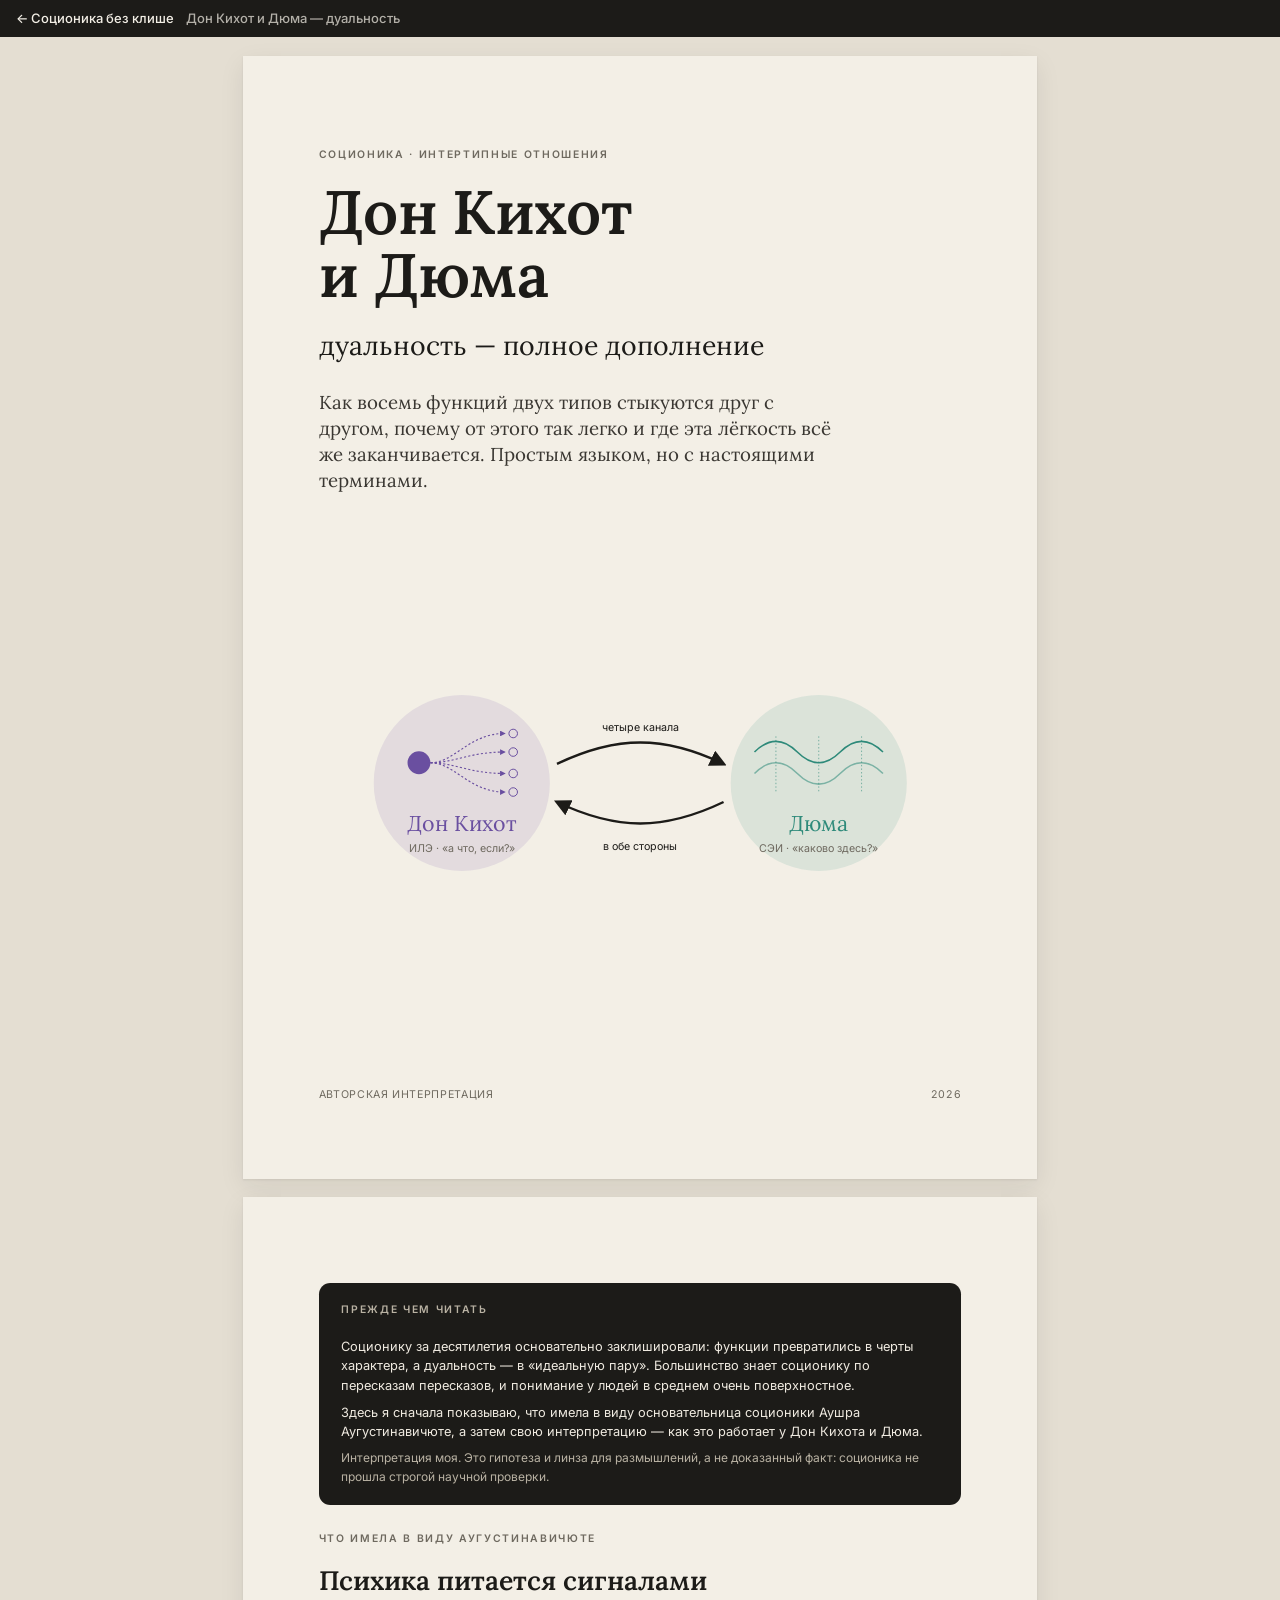
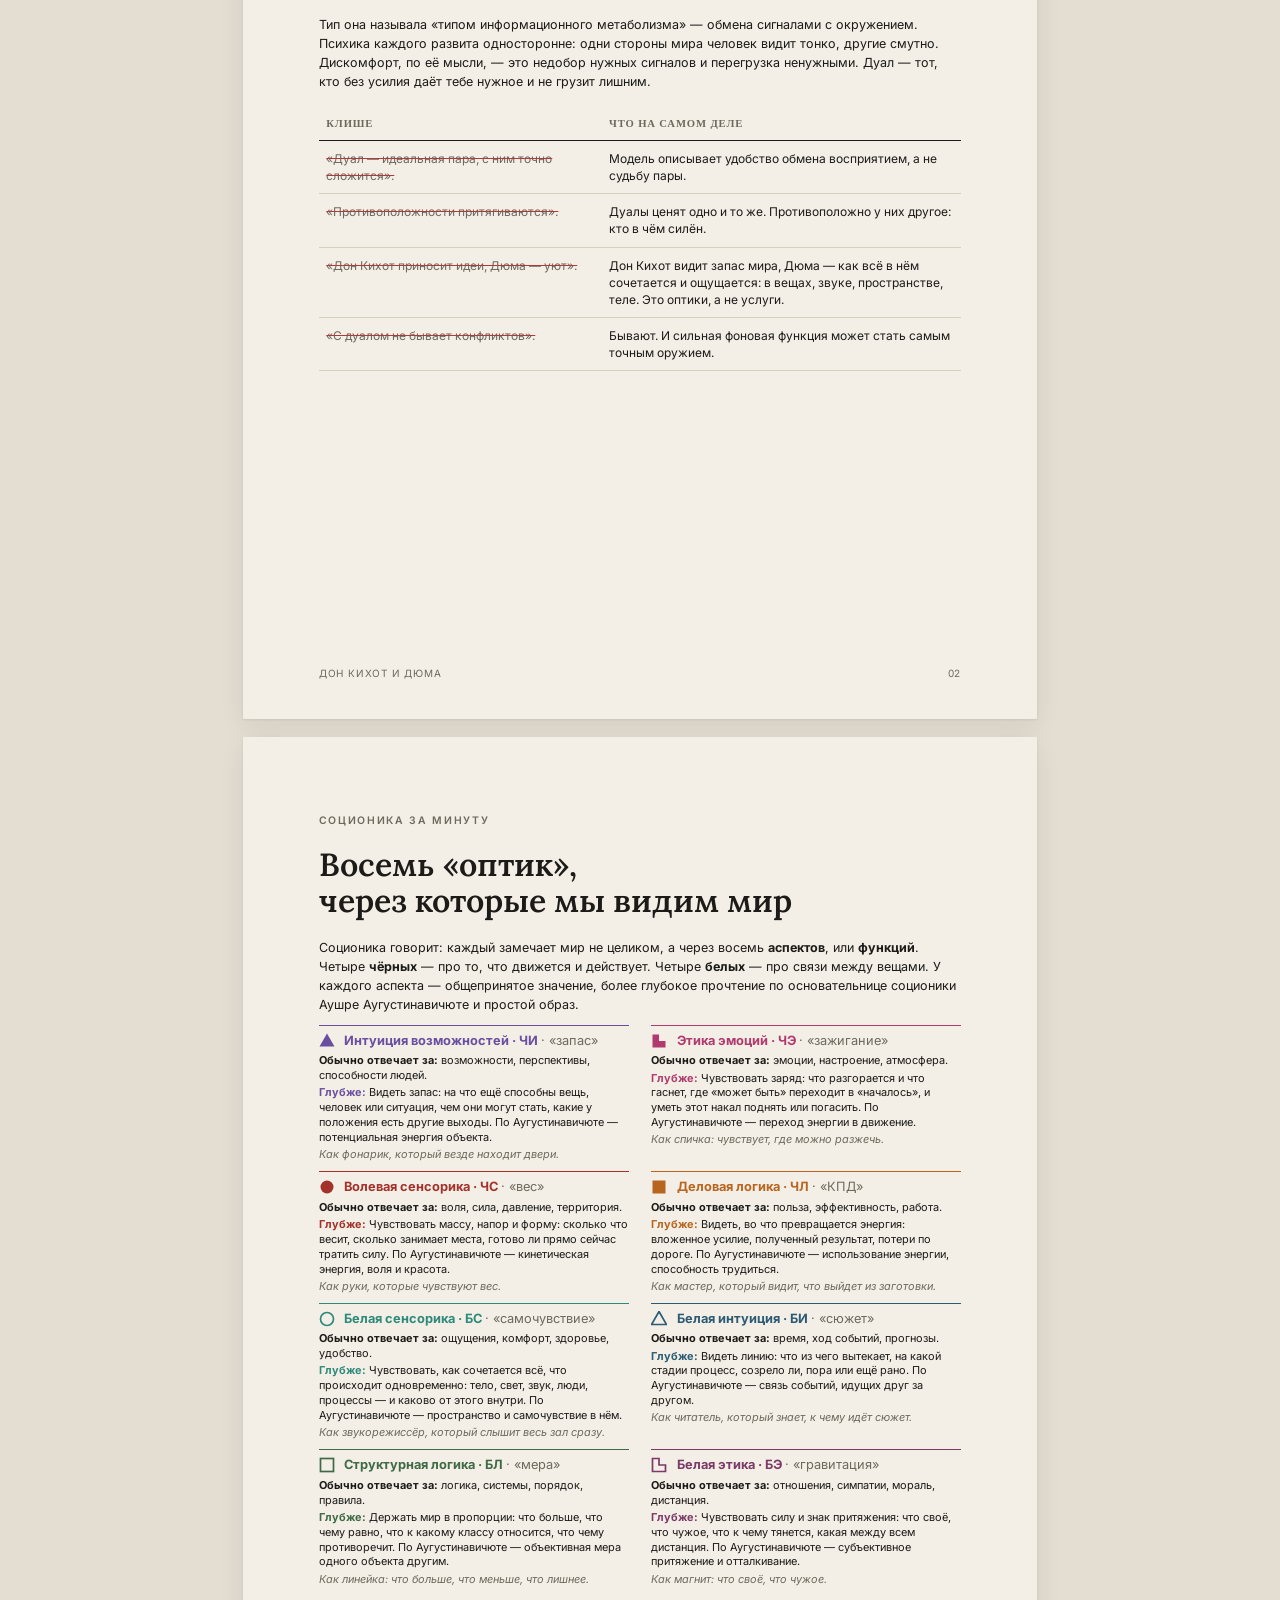
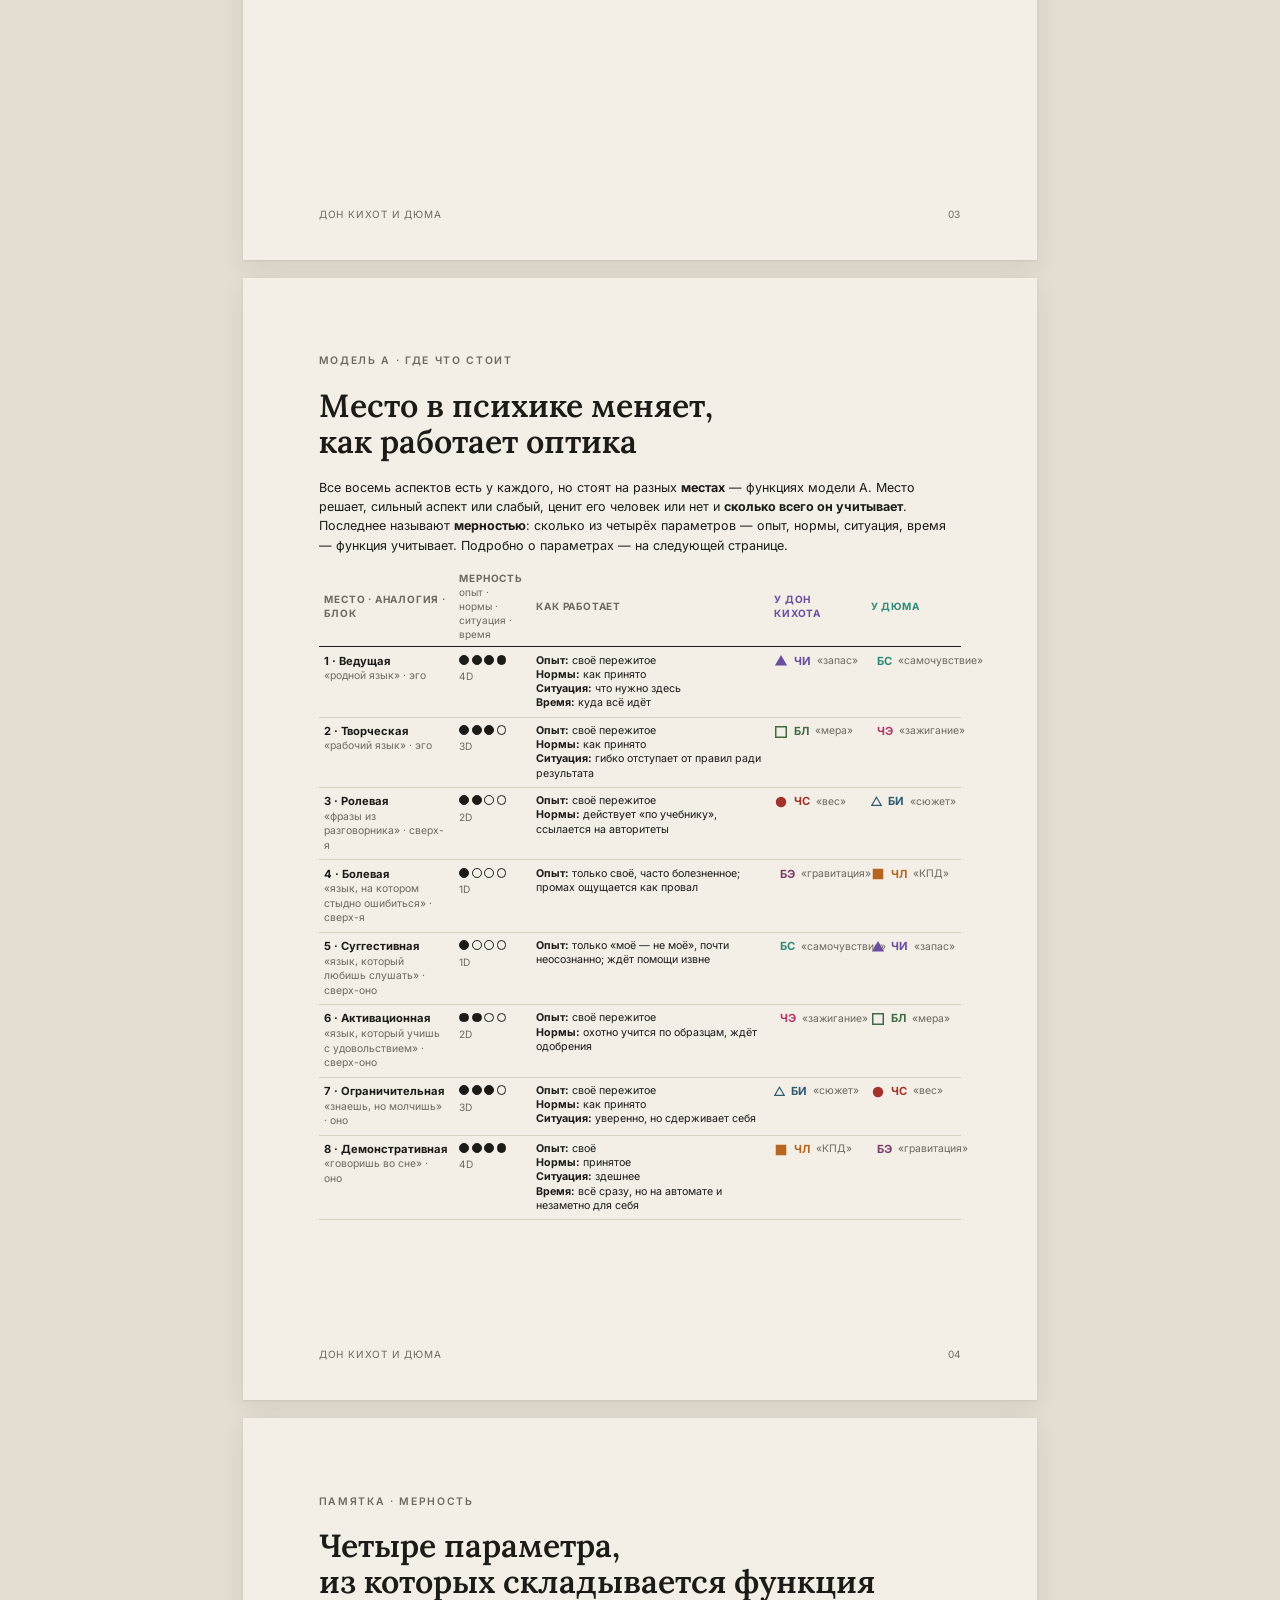
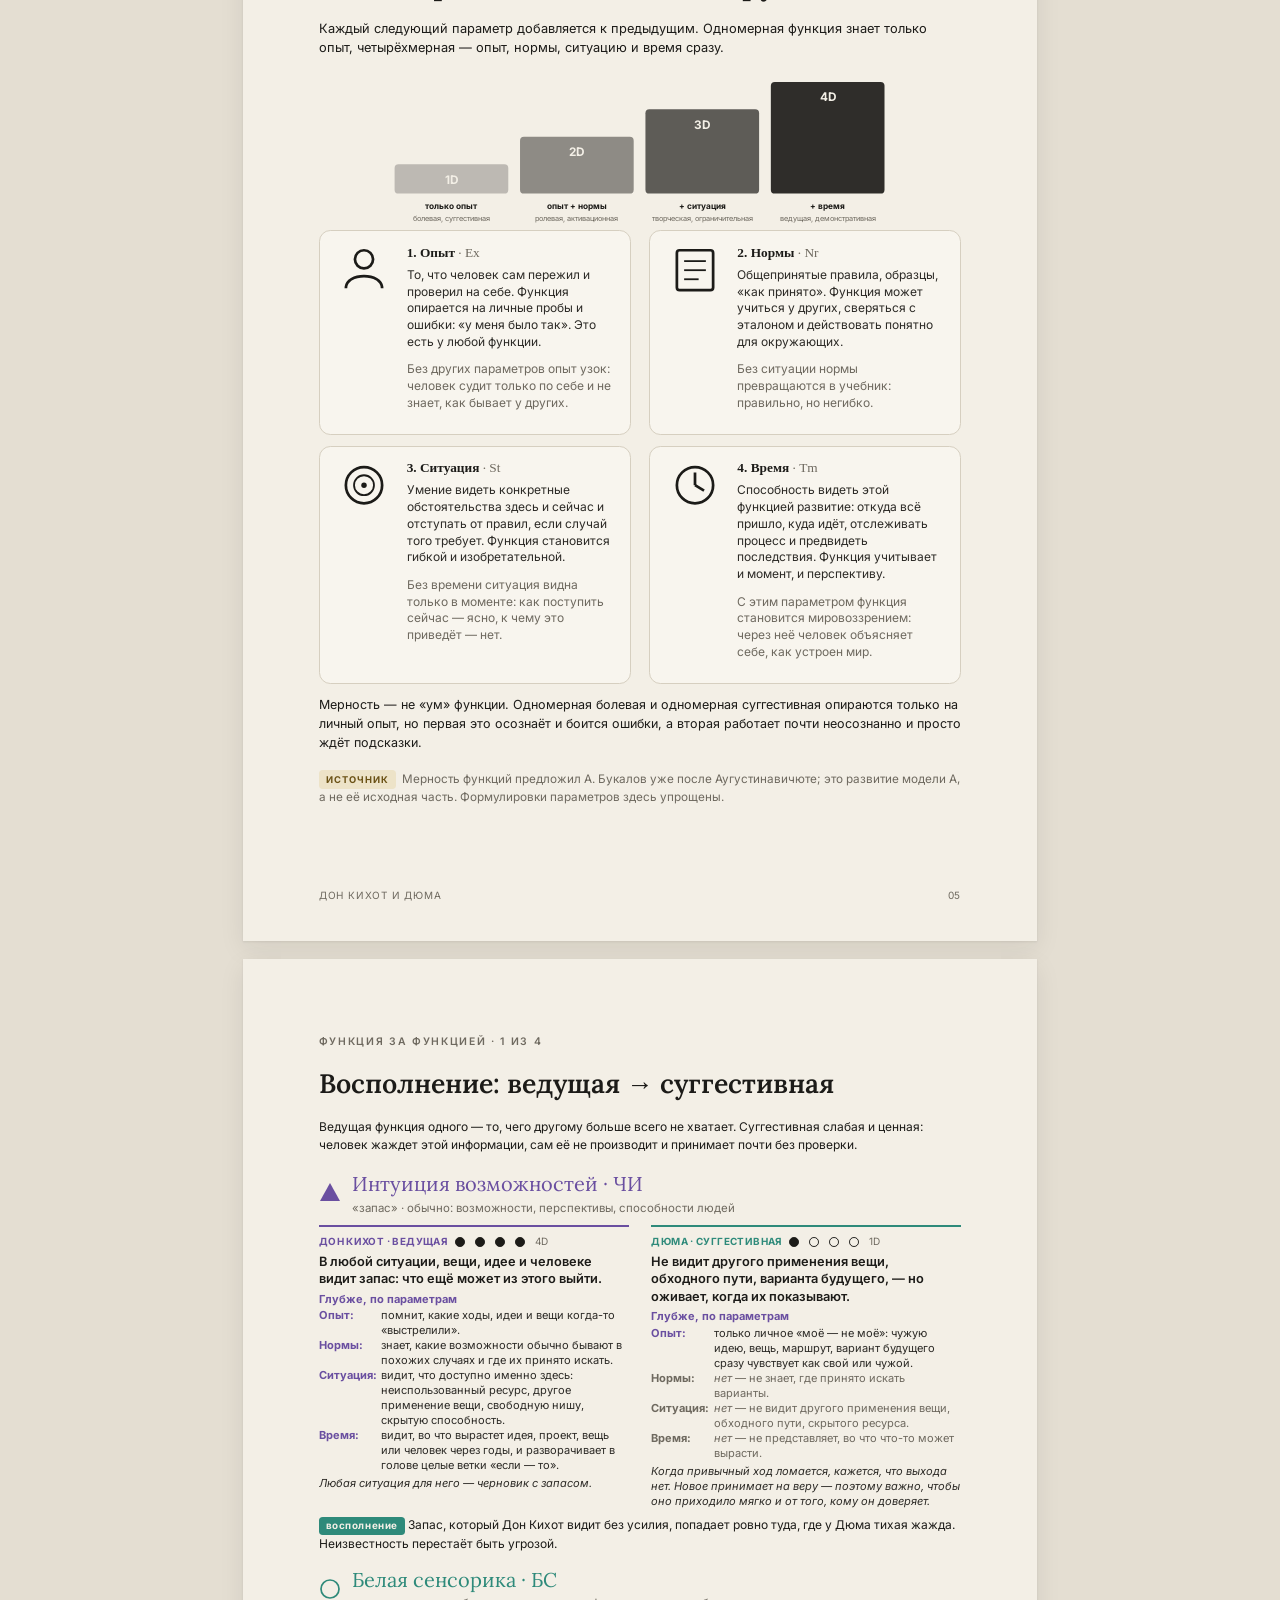
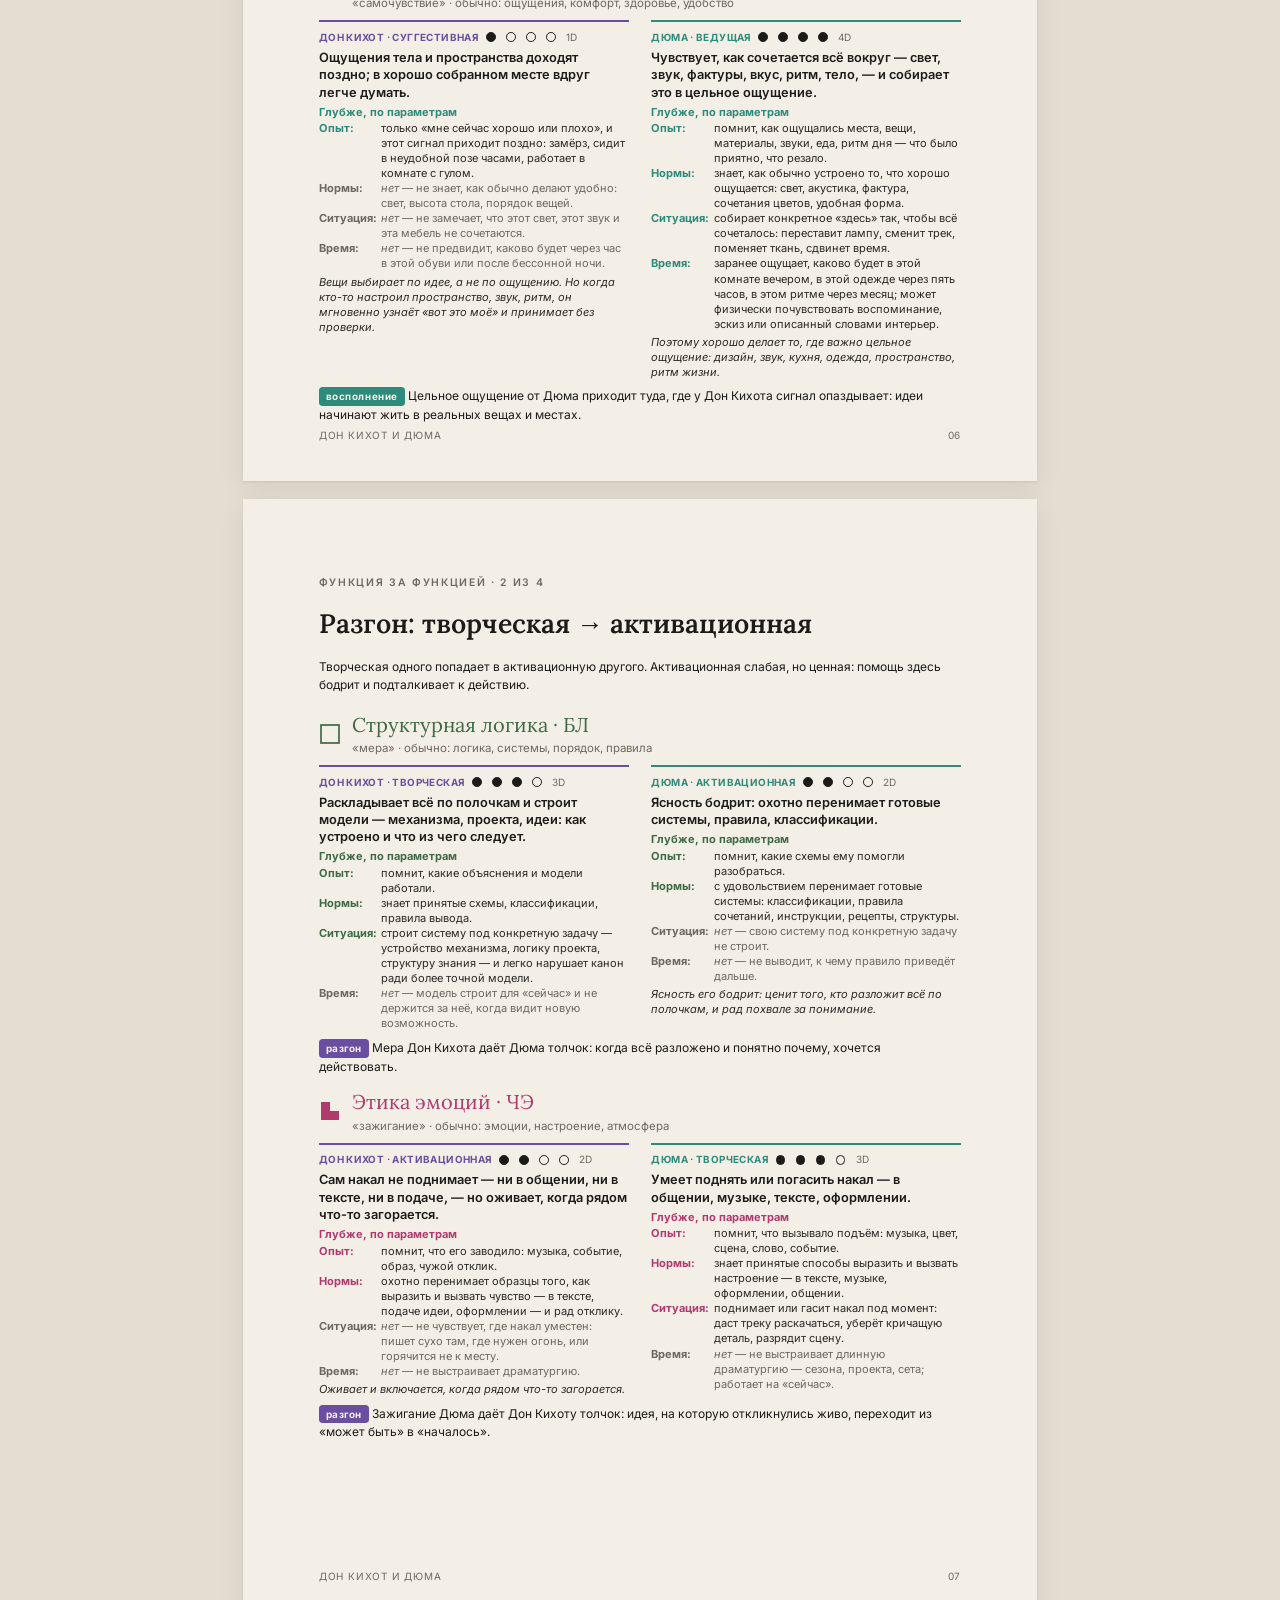
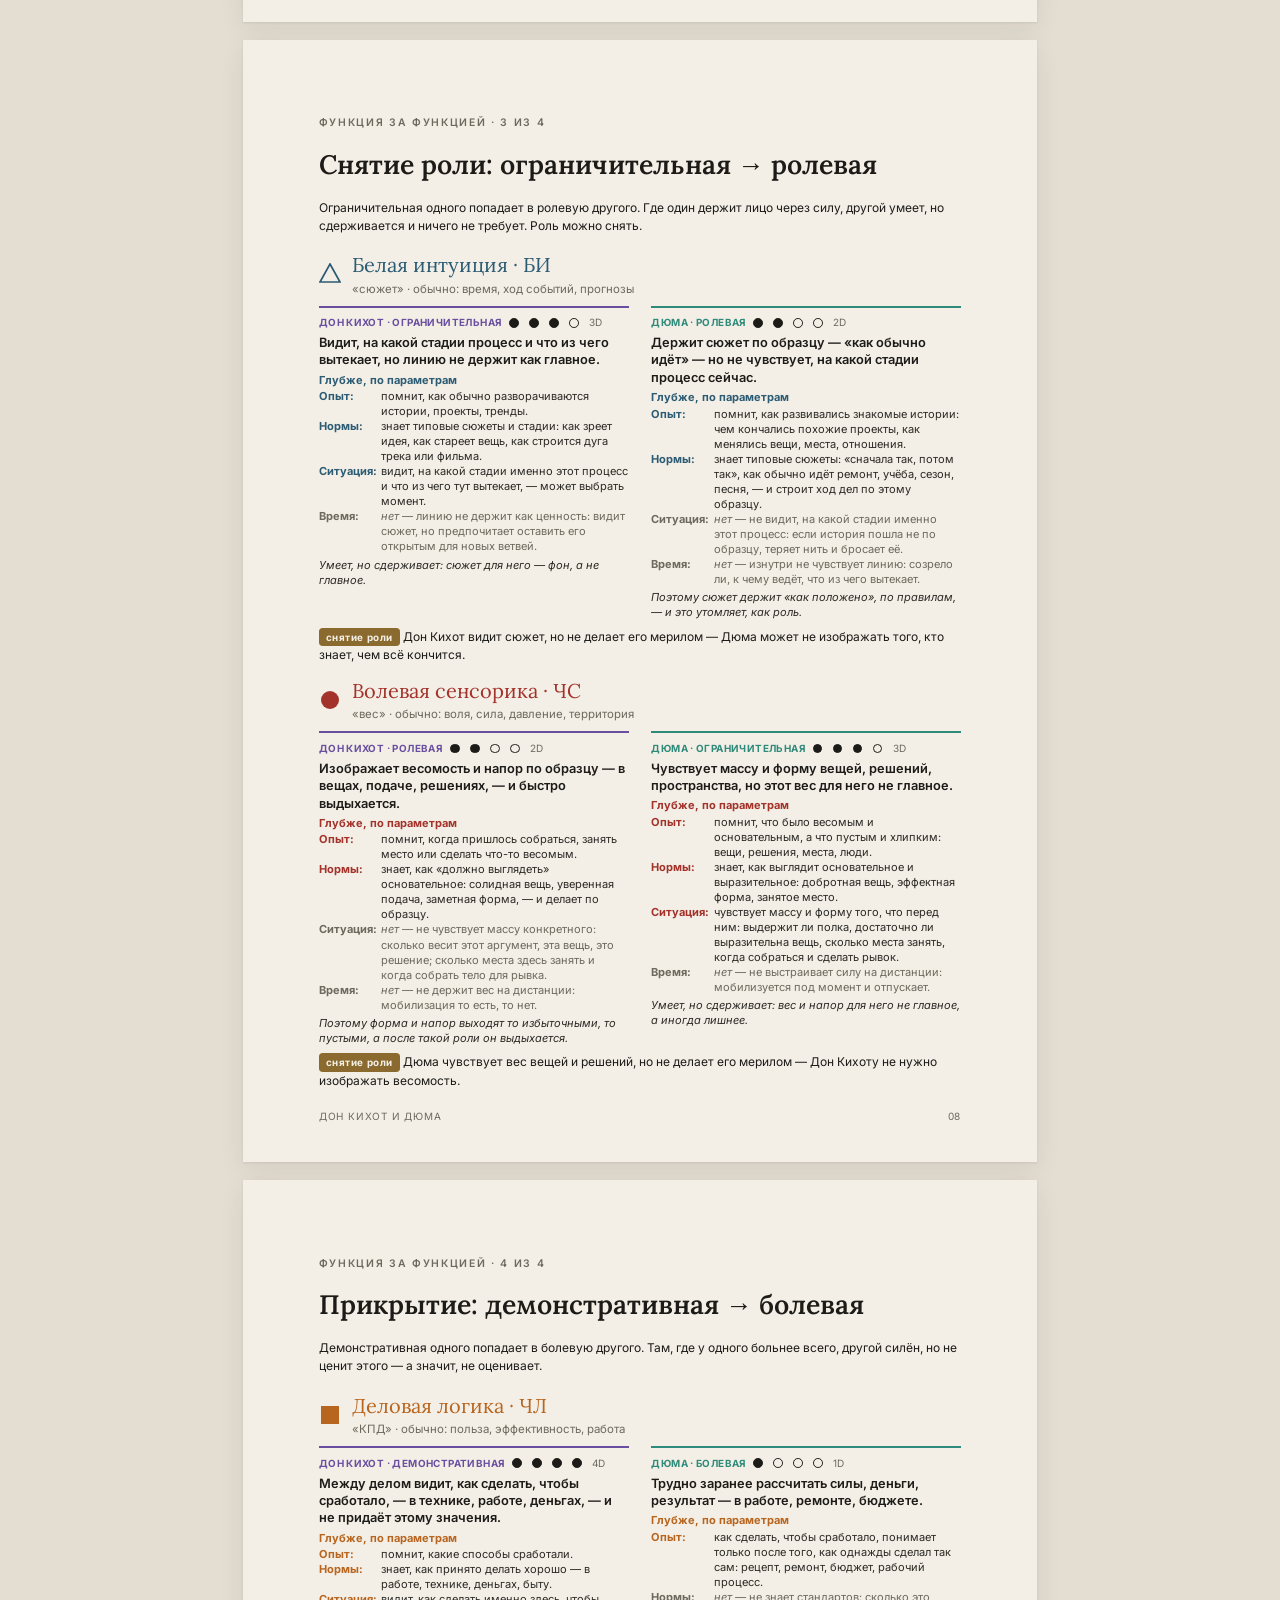
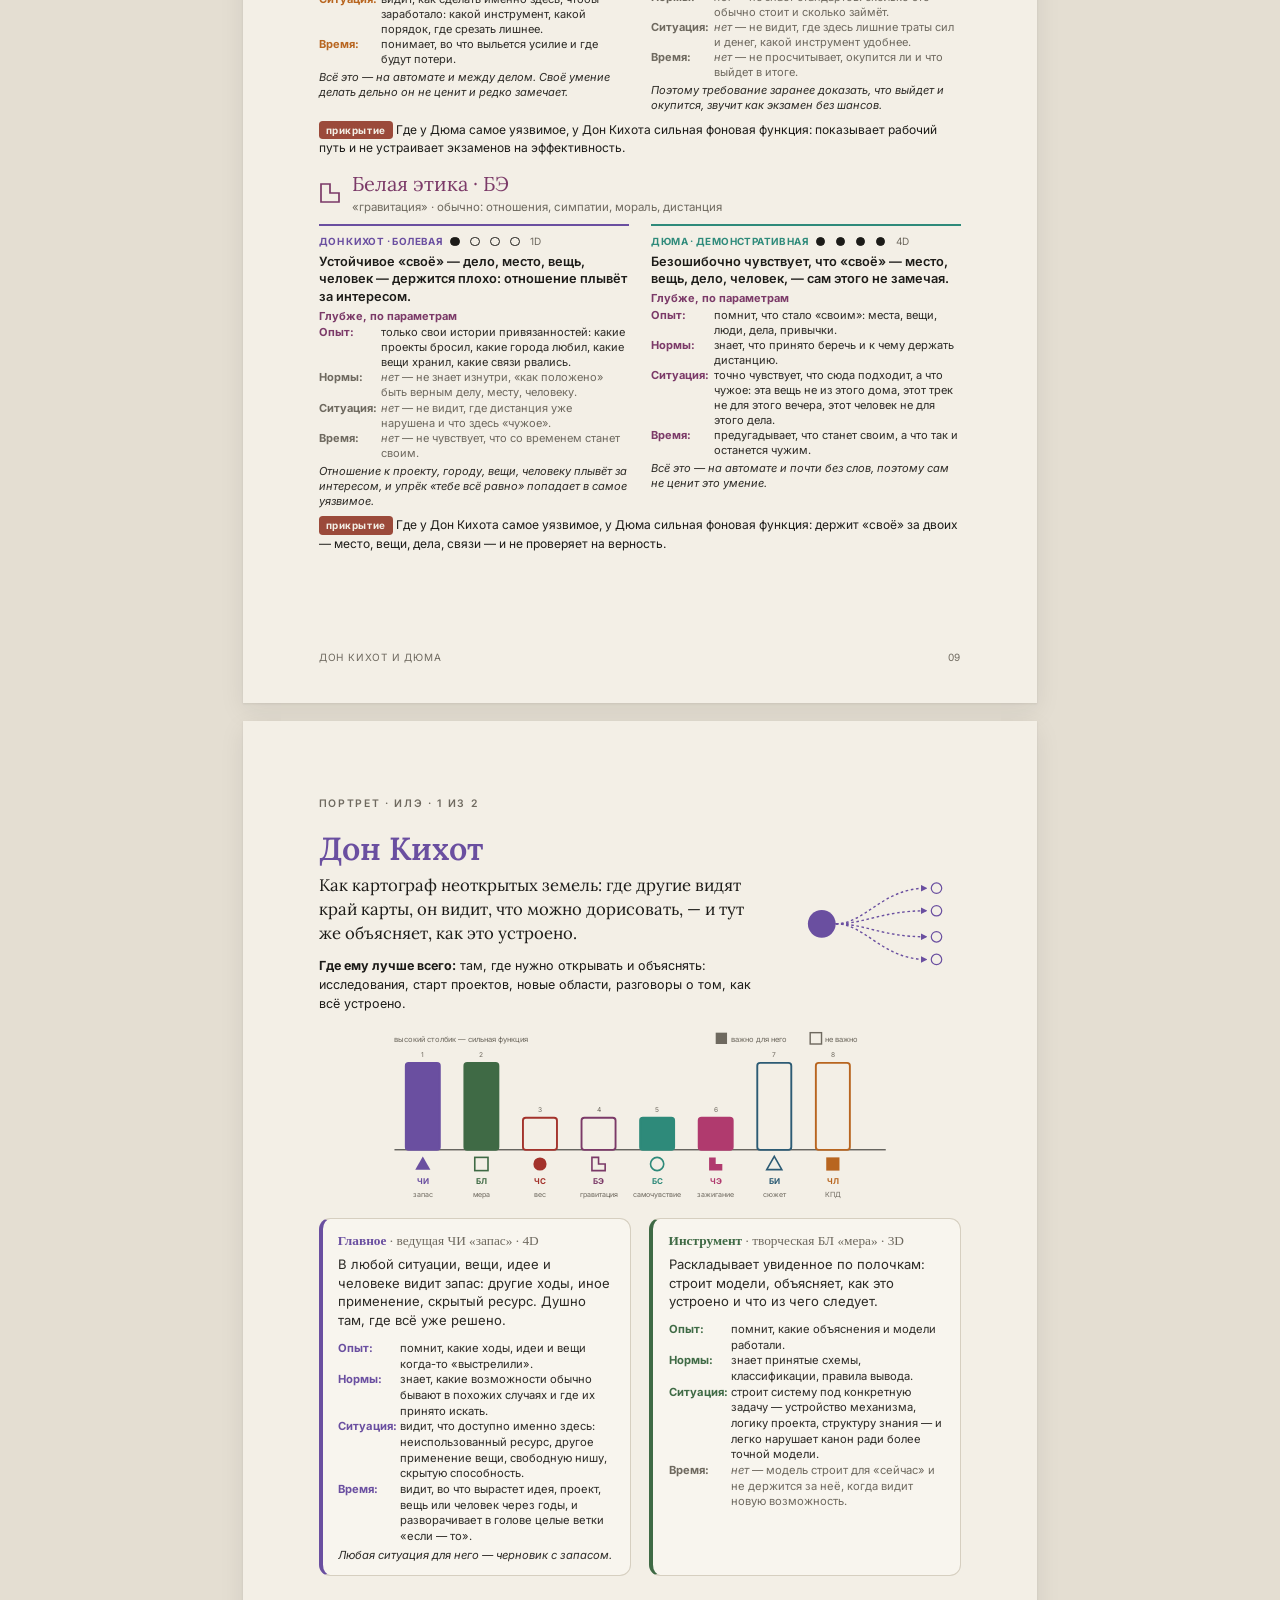
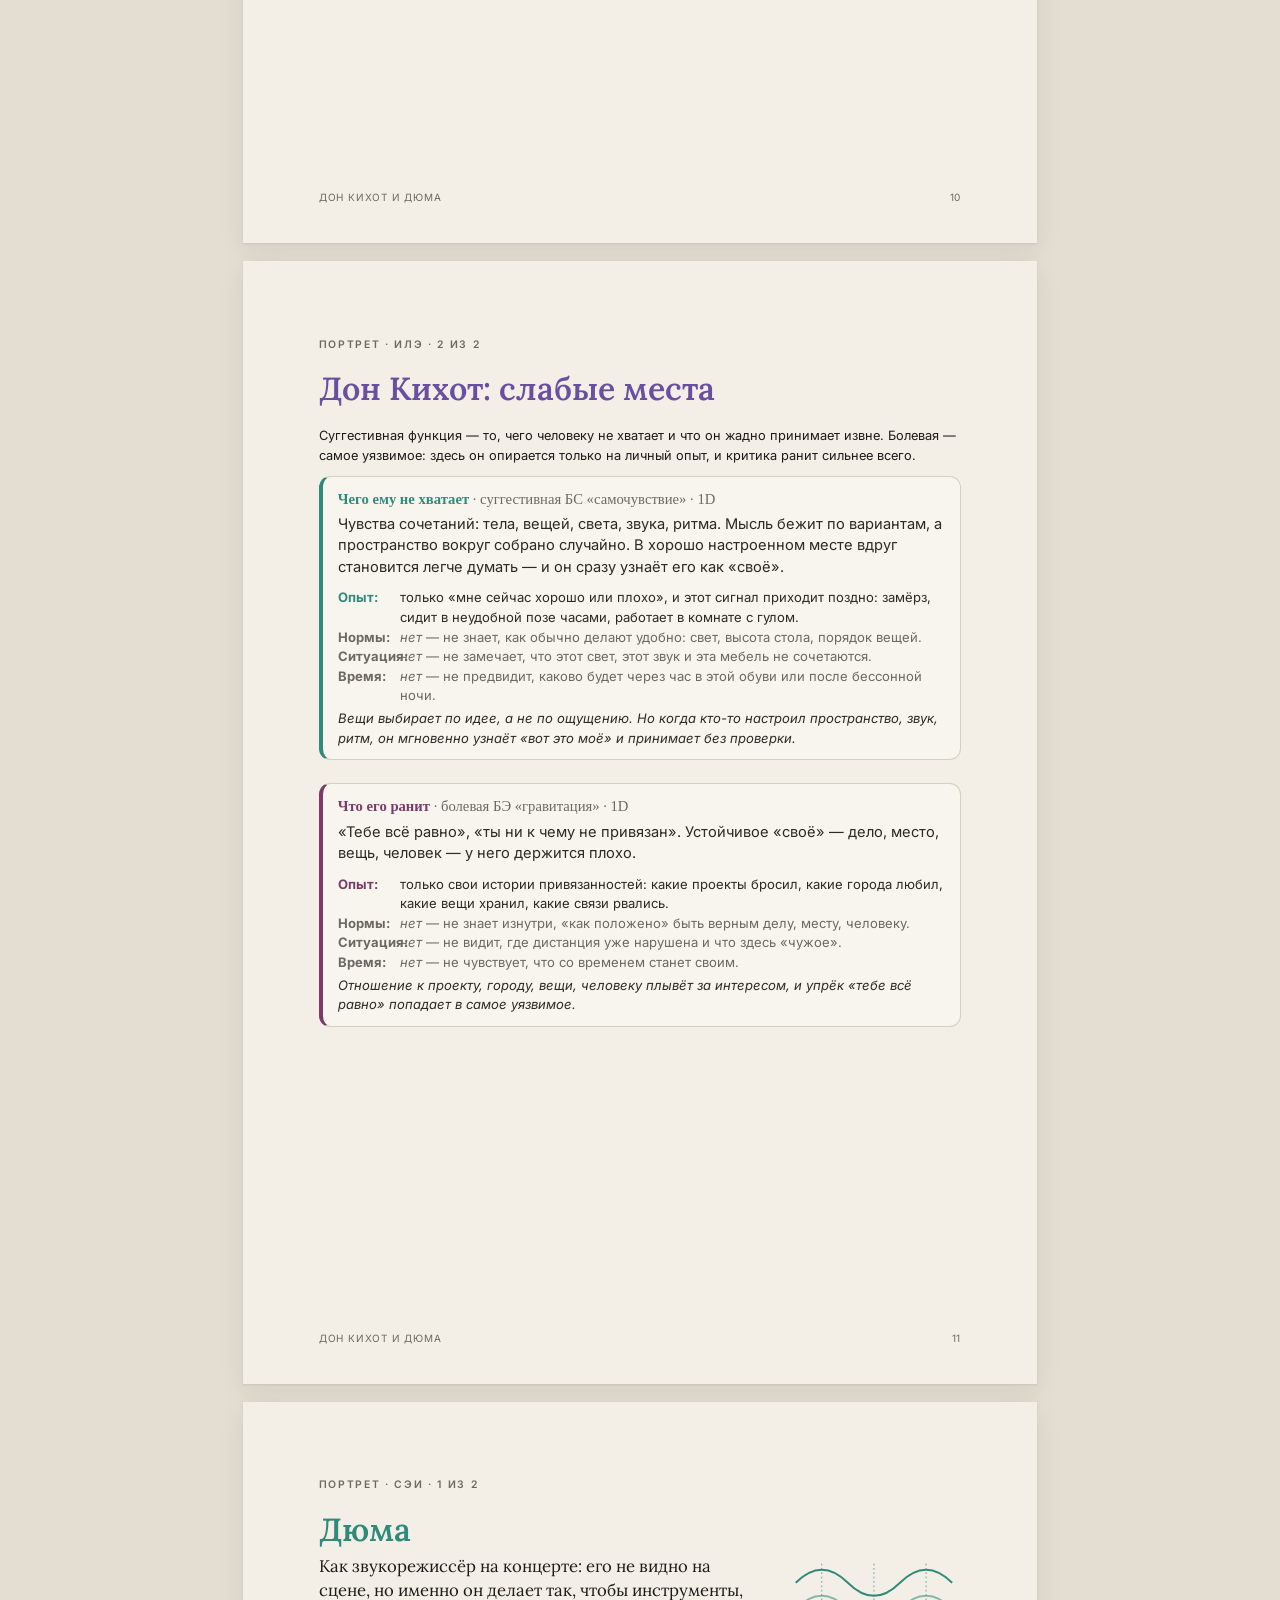
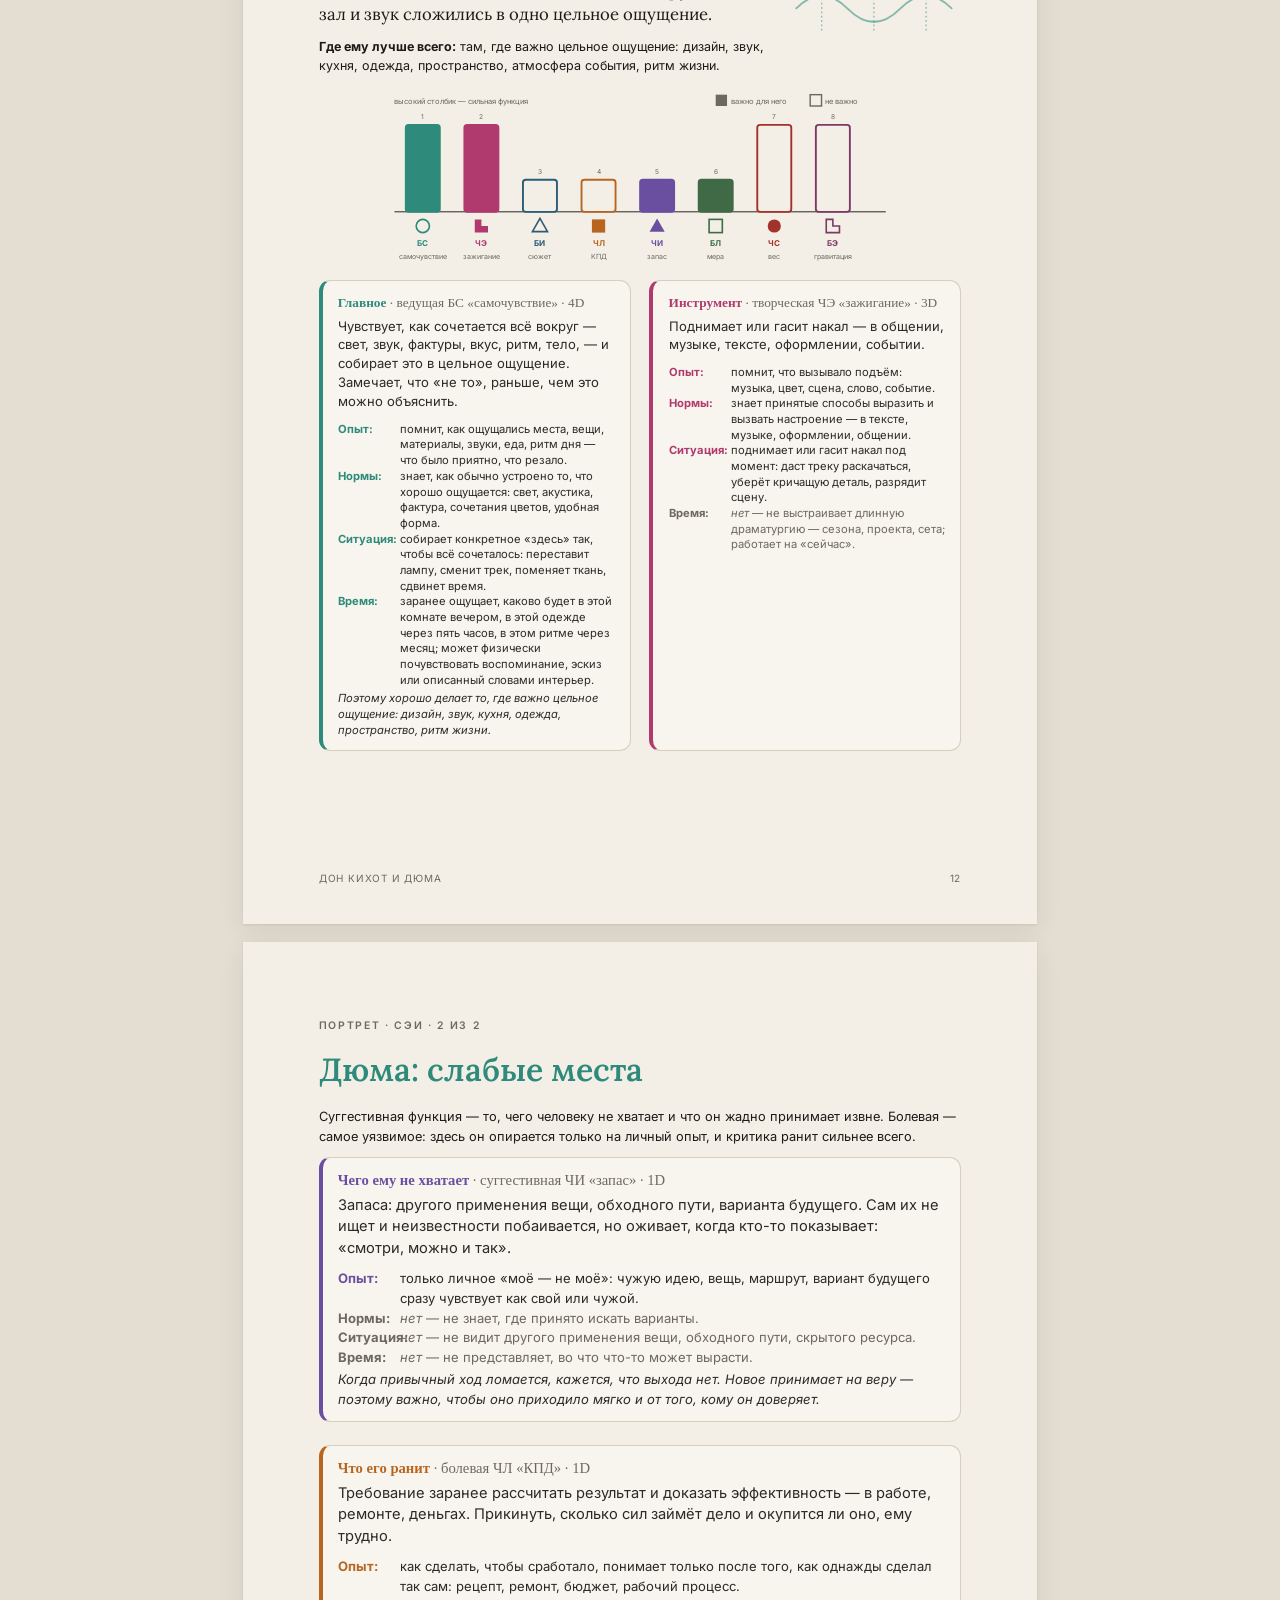
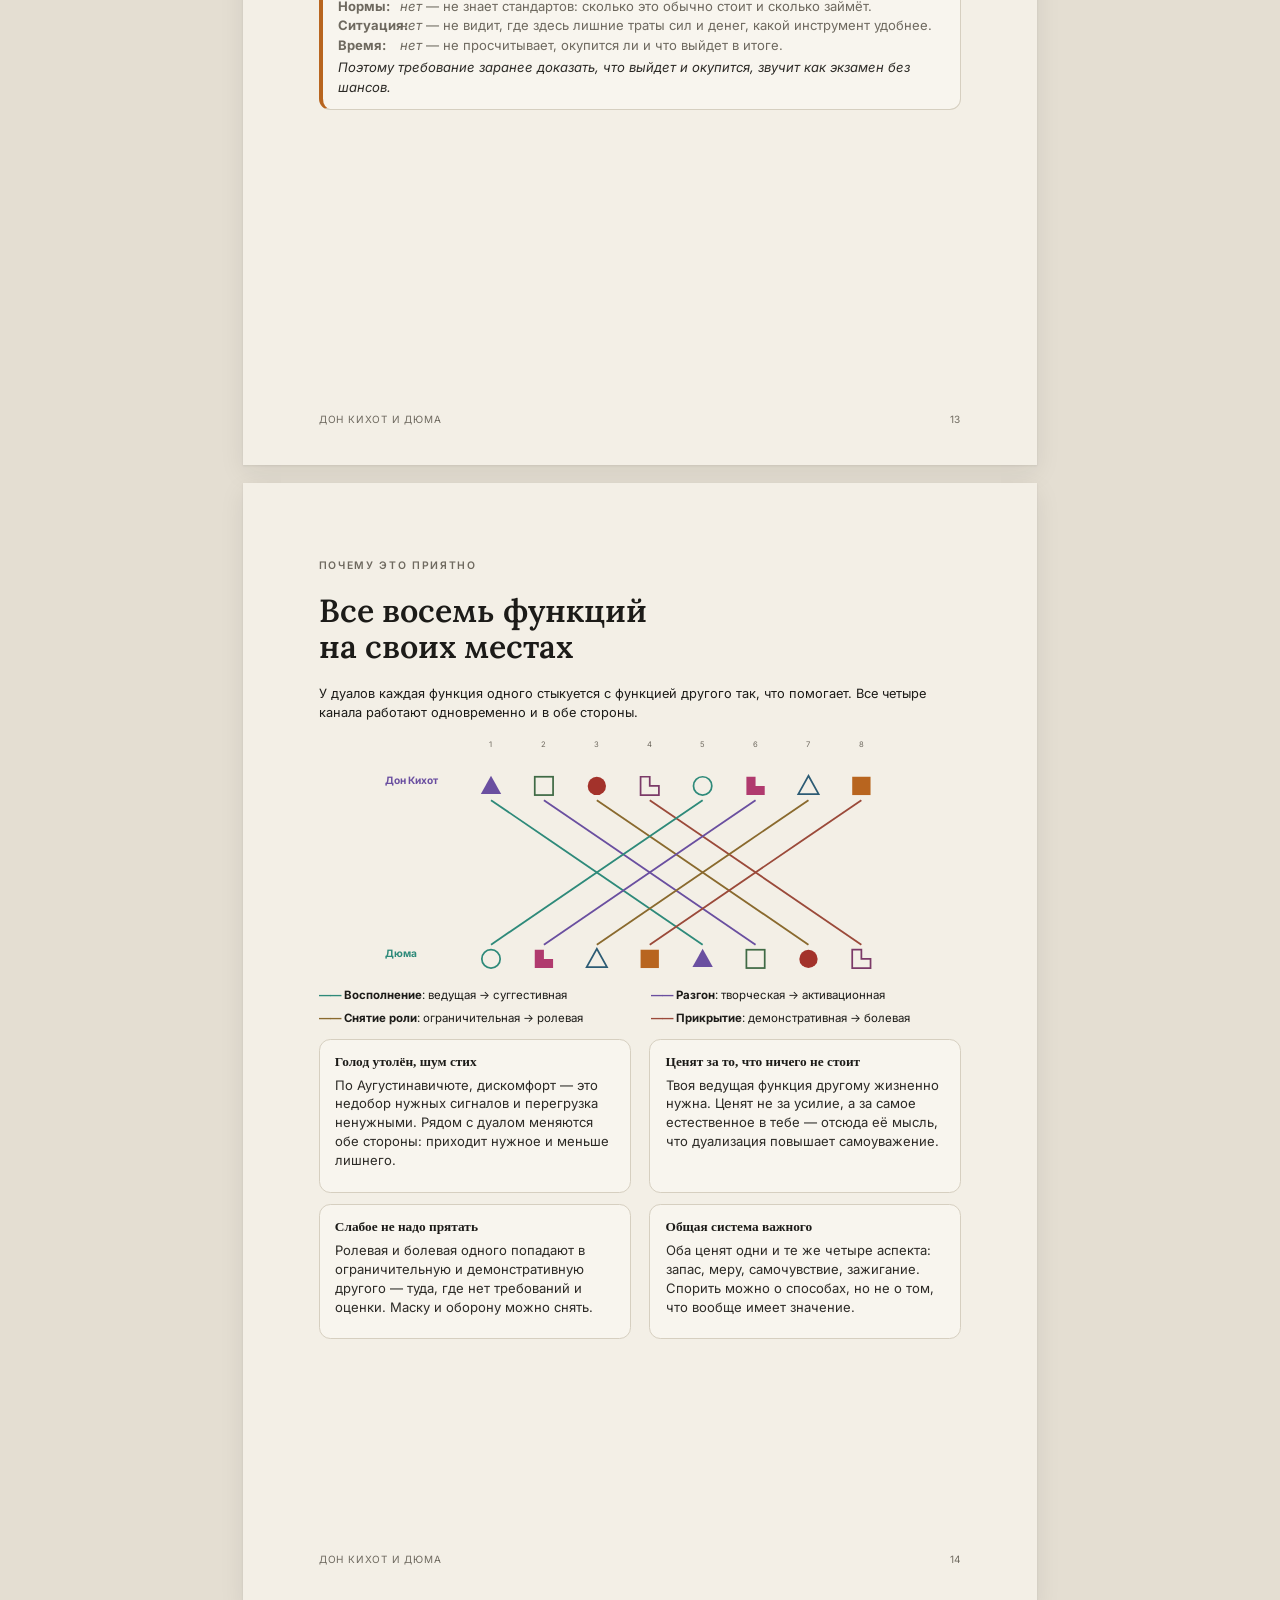
<file: docs/don_dyuma.html>
<!doctype html><html lang="ru"><head><meta charset="utf-8"><title>Дон Кихот и Дюма: дуальность</title><link rel="stylesheet" href="series.css"><meta name="viewport" content="width=device-width, initial-scale=1"><link rel="preconnect" href="https://fonts.googleapis.com"><link rel="stylesheet" href="https://fonts.googleapis.com/css2?family=Inter:wght@400;500;600;700&family=Lora:ital,wght@0,400;0,600;1,400&display=swap">
<style>
@media screen{
 html,body{background:#E4DED2}
 body{padding:56px 0 40px}
 .page{margin:0 auto 18px;box-shadow:0 1px 2px rgba(28,27,24,.08),0 8px 24px rgba(28,27,24,.08);background:#F3EFE6}
 .kb-bar{position:fixed;top:0;left:0;right:0;z-index:50;display:flex;align-items:center;gap:12px;padding:10px max(16px,env(safe-area-inset-right,0px)) 10px max(16px,env(safe-area-inset-left,0px));padding-top:calc(10px + env(safe-area-inset-top,0px));background:#1C1B18;color:#F3EFE6;font:500 13px/1.3 Inter,system-ui,sans-serif}
 .kb-bar a{color:#F3EFE6;text-decoration:none;white-space:nowrap}
 .kb-bar a:hover{text-decoration:underline}
 .kb-bar .t{opacity:.7;overflow:hidden;text-overflow:ellipsis;white-space:nowrap;min-width:0}
}
@media print{.kb-bar{display:none}}
</style>
<script>
(function(){function fit(){var w=document.documentElement.clientWidth;var z=Math.min(1,(w-24)/794);document.querySelectorAll('.page').forEach(function(p){p.style.zoom=z;});}
window.addEventListener('resize',fit);document.addEventListener('DOMContentLoaded',fit);})();
</script></head><body><nav class="kb-bar"><a href="../index.html">← Соционика без клише</a><span class="t">Дон Кихот и Дюма — дуальность</span></nav><section class="page cover">
<style>
.dx-h2{font-family:"Lora",serif;font-weight:600;font-size:24pt;line-height:1.12;margin-bottom:5mm}
.dx-kick{font-size:7.8pt;letter-spacing:.16em;text-transform:uppercase;color:#6E695F;font-weight:600;margin-bottom:5mm}
.dx-lead{font-family:"Lora",serif;font-size:13pt;line-height:1.45;margin-bottom:5mm}
.dx-p{margin-bottom:2.8mm}
.dx-h3{font-family:"Inter Display","Inter",sans-serif;font-weight:700;font-size:11.5pt;margin:4mm 0 1.5mm}
.dx-props{display:grid;grid-template-columns:1fr 1fr 1fr;gap:4mm;margin:2mm 0 4mm}
.dx-prop{border-top:2px solid #1C1B18;padding-top:2.5mm}
.dx-prop h4{font-family:"Inter Display";font-weight:700;font-size:10.5pt;margin-bottom:1mm}
.dx-prop p{font-size:9pt;line-height:1.45;color:#2c2a26}
.dx-rows{border-top:1.5px solid #1C1B18;margin-top:1mm}
.dx-row{display:grid;grid-template-columns:38mm 1fr;gap:5mm;padding:2.6mm 0;border-bottom:1px solid #D6CFC0}
.dx-row .k{font-family:"Inter Display";font-weight:700;font-size:9pt;letter-spacing:.02em}
.dx-row .v{font-size:9.6pt;line-height:1.48;color:#2c2a26}
.dx-cmp{margin-top:4mm;border-radius:3mm;padding:4mm 5mm;background:#ECE6DA}
.dx-cmp p{font-size:9.3pt;line-height:1.48;margin:0}
.dx-cards{display:grid;grid-template-columns:1fr 1fr;gap:4mm}
.dx-card{border-top:2px solid #1C1B18;padding-top:2.5mm}
.dx-card h4{font-family:"Inter Display";font-weight:700;font-size:10.5pt;margin-bottom:1.2mm}
.dx-card p{font-size:9.2pt;line-height:1.45;color:#2c2a26;margin:0}
.dx-final{font-family:"Lora",serif;font-size:13pt;line-height:1.42;margin:4mm 0}
.dx-src{font-size:7.6pt;color:#6E695F;line-height:1.5}
.dx-src b{color:#1C1B18;font-weight:600}
.dx-tag{display:inline-block;font-size:7pt;letter-spacing:.1em;text-transform:uppercase;font-weight:700;padding:.6mm 2mm;border-radius:1mm;margin-right:1.5mm;vertical-align:middle}
.dx-tag.f{background:#DDE6D8;color:#2F4A28} .dx-tag.i{background:#EDE3C8;color:#6B5216}
.dx-rule{height:1px;background:#D6CFC0;margin:4mm 0}
.dx-fig svg{display:block;width:100%;height:auto}
.dx-cap{font-size:7.8pt;color:#6E695F;margin-top:1.5mm}
</style>
<style>
.at-head{display:grid;grid-template-columns:1fr 62mm;gap:6mm;align-items:center;margin-bottom:3mm}
.at-formula{font-family:"Lora",serif;font-size:30pt;line-height:1}
.at-name{font-size:8pt;letter-spacing:.14em;text-transform:uppercase;font-weight:700;margin-bottom:2mm}
.at-where{font-size:8.5pt;color:#6E695F;margin-top:2mm}
.at-two{display:grid;grid-template-columns:1fr 1fr;gap:5mm;margin:2mm 0 3mm}
.at-cl{border-radius:3mm;padding:3.5mm 4.5mm;background:#ECE6DA}
.at-cl .lbl{font-size:7.5pt;letter-spacing:.12em;text-transform:uppercase;font-weight:700;color:#6E695F;margin-bottom:1.5mm}
.at-cl .txt{font-size:9.6pt;line-height:1.45}
.at-cl.x .txt{text-decoration:line-through;text-decoration-color:#B03A3A;text-decoration-thickness:1.5px;color:#6E695F}
.at-cl.ok{background:#F8F5EE;border:1.5px solid currentColor}
.at-base{border-radius:3mm;padding:4mm 5mm;color:#EFEAE0;background:#1C1B18;margin:2mm 0 3mm}
.at-base .lbl{font-size:7.5pt;letter-spacing:.12em;text-transform:uppercase;font-weight:700;color:#B9B2A3}
.at-base .q{font-family:"Lora",serif;font-size:14pt;margin:1.5mm 0}
.at-base .t{font-size:9.4pt;line-height:1.45;color:#D9D3C6}
.at-pos{display:grid;grid-template-columns:1fr 1fr;gap:5mm}
.at-pos .c{border-top:2px solid;padding-top:2mm}
.at-pos .c h4{font-family:"Inter Display";font-size:10pt;font-weight:700;margin-bottom:1mm}
.at-pos .c p{font-size:9.2pt;line-height:1.45;color:#2c2a26}
.at-between{margin-top:3mm;border-radius:3mm;padding:3mm 4.5mm;border:1.5px dashed #6E695F;font-size:9.4pt;line-height:1.45}
.big-num{font-family:"Lora",serif;font-size:40pt;line-height:1}
</style><style>
.pp{display:grid;grid-template-columns:1fr 1fr;gap:6mm}
.big{font-family:"Lora",serif;font-size:13.5pt;line-height:1.42}
.tag2{display:inline-block;font-size:7.4pt;font-weight:700;letter-spacing:.06em;padding:.5mm 1.8mm;border-radius:1mm;color:#F3EFE6}
.fx{display:grid;grid-template-columns:1fr 1fr;gap:3mm 5mm}
.fx .c{border-radius:3mm;padding:3mm 4mm;background:#F8F5EE;border:1px solid #D6CFC0}
.fx .c h4{font-family:"Inter Display";font-size:10pt;font-weight:700;margin-bottom:1mm}
.fx .c p{font-size:9.8pt;line-height:1.45;color:#2c2a26}
.tbl{width:100%;border-collapse:collapse;font-size:9.2pt;line-height:1.4}
.tbl th{font-size:7.5pt;letter-spacing:.08em;text-transform:uppercase;color:#6E695F;text-align:left;padding:1.5mm 1.5mm;border-bottom:1.5px solid #1C1B18}
.tbl td{padding:2.6mm 1.5mm;border-bottom:1px solid #D6CFC0;vertical-align:top}
.tight td{padding:1.6mm 1.5mm !important}
.mm p{font-size:9pt !important;line-height:1.4 !important}
.pos{font-size:7.4pt;font-weight:700;letter-spacing:.04em;text-transform:uppercase}
</style>
  <div>
    <div class="kicker">Соционика · интертипные отношения</div>
    <h1>Дон Кихот<br>и Дюма</h1>
    <div style="font-family:Lora,serif;font-size:20pt;margin-top:5mm">дуальность — полное дополнение</div>
    <p class="sub" style="margin-top:6mm">Как восемь функций двух типов стыкуются друг с другом, почему от этого так легко и где эта лёгкость всё же заканчивается. Простым языком, но с настоящими терминами.</p>
  </div>
  <div class="dx-fig"><svg viewBox="0 0 540 220" xmlns="http://www.w3.org/2000/svg" font-family="Inter">
  <defs><marker id="k" viewBox="0 0 10 10" refX="8" refY="5" markerWidth="7" markerHeight="7" orient="auto"><path d="M0 0 L10 5 L0 10 z" fill="#1C1B18"/></marker></defs>
  <circle cx="120" cy="100" r="74" fill="#6A4FA0" opacity=".12"/><circle cx="420" cy="100" r="74" fill="#2E8A7A" opacity=".12"/>
  <svg x="60" y="50" width="120" height="66" viewBox="0 0 200 110" xmlns="http://www.w3.org/2000/svg" font-family="Inter"><defs><marker id="icNe" viewBox="0 0 10 10" refX="8" refY="5" markerWidth="5" markerHeight="5" orient="auto"><path d="M0 0 L10 5 L0 10 z" fill="#6A4FA0"/></marker></defs><circle cx="40" cy="55" r="16" fill="#6A4FA0"/><path d="M56 55 C 90 55, 110 14, 160 14" fill="none" stroke="#6A4FA0" stroke-width="1.6" stroke-dasharray="3 3" marker-end="url(#icNe)"/><circle cx="172" cy="14" r="6" fill="none" stroke="#6A4FA0" stroke-width="1.4"/><path d="M56 55 C 90 55, 110 40, 160 40" fill="none" stroke="#6A4FA0" stroke-width="1.6" stroke-dasharray="3 3" marker-end="url(#icNe)"/><circle cx="172" cy="40" r="6" fill="none" stroke="#6A4FA0" stroke-width="1.4"/><path d="M56 55 C 90 55, 110 70, 160 70" fill="none" stroke="#6A4FA0" stroke-width="1.6" stroke-dasharray="3 3" marker-end="url(#icNe)"/><circle cx="172" cy="70" r="6" fill="none" stroke="#6A4FA0" stroke-width="1.4"/><path d="M56 55 C 90 55, 110 96, 160 96" fill="none" stroke="#6A4FA0" stroke-width="1.6" stroke-dasharray="3 3" marker-end="url(#icNe)"/><circle cx="172" cy="96" r="6" fill="none" stroke="#6A4FA0" stroke-width="1.4"/></svg><svg x="360" y="50" width="120" height="66" viewBox="0 0 200 110" xmlns="http://www.w3.org/2000/svg" font-family="Inter"><defs><marker id="icSi" viewBox="0 0 10 10" refX="8" refY="5" markerWidth="5" markerHeight="5" orient="auto"><path d="M0 0 L10 5 L0 10 z" fill="#2E8A7A"/></marker></defs><path d="M10 40 C 30 20, 50 20, 70 40 S 110 60, 130 40 S 170 20, 190 40" fill="none" stroke="#2E8A7A" stroke-width="2.2"/><path d="M10 70 C 30 50, 50 50, 70 70 S 110 90, 130 70 S 170 50, 190 70" fill="none" stroke="#2E8A7A" stroke-width="2.2" opacity=".55"/><line x1="40" y1="18" x2="40" y2="96" stroke="#2E8A7A" stroke-width=".8" stroke-dasharray="2 3"/><line x1="100" y1="18" x2="100" y2="96" stroke="#2E8A7A" stroke-width=".8" stroke-dasharray="2 3"/><line x1="160" y1="18" x2="160" y2="96" stroke="#2E8A7A" stroke-width=".8" stroke-dasharray="2 3"/></svg>
  <text x="120" y="140" text-anchor="middle" font-family="Lora" font-size="18" fill="#6A4FA0">Дон Кихот</text>
  <text x="420" y="140" text-anchor="middle" font-family="Lora" font-size="18" fill="#2E8A7A">Дюма</text>
  <text x="120" y="158" text-anchor="middle" font-size="9" fill="#6E695F">ИЛЭ · «а что, если?»</text>
  <text x="420" y="158" text-anchor="middle" font-size="9" fill="#6E695F">СЭИ · «каково здесь?»</text>
  <path d="M200 84 C 250 60, 290 60, 340 84" fill="none" stroke="#1C1B18" stroke-width="2" marker-end="url(#k)"/>
  <path d="M340 116 C 290 140, 250 140, 200 116" fill="none" stroke="#1C1B18" stroke-width="2" marker-end="url(#k)"/>
  <text x="270" y="56" text-anchor="middle" font-size="9" fill="#1C1B18">четыре канала</text>
  <text x="270" y="156" text-anchor="middle" font-size="9" fill="#1C1B18">в обе стороны</text>
</svg></div>
  <div style="display:flex;justify-content:space-between;font-size:8pt;color:var(--muted);letter-spacing:.06em;text-transform:uppercase"><span>Авторская интерпретация</span><span>2026</span></div>
</section><section class="page">
  <div class="box disc">
    <div class="kicker">Прежде чем читать</div>
    <p>Соционику за десятилетия основательно заклишировали: функции превратились в черты характера, а дуальность — в «идеальную пару». Большинство знает соционику по пересказам пересказов, и понимание у людей в среднем очень поверхностное.</p>
    <p>Здесь я сначала показываю, что имела в виду основательница соционики Аушра Аугустинавичюте, а затем свою интерпретацию — как это работает у Дон Кихота и Дюма.</p>
    <p style="margin:0;color:#B9B2A3;font-size:9pt">Интерпретация моя. Это гипотеза и линза для размышлений, а не доказанный факт: соционика не прошла строгой научной проверки.</p>
  </div>
  <div class="dx-kick" style="margin-top:2mm">Что имела в виду Аугустинавичюте</div>
  <div class="dx-h2" style="font-size:20pt">Психика питается сигналами</div>
  <p class="dx-p" style="font-size:9.4pt">Тип она называла «типом информационного метаболизма» — обмена сигналами с окружением. Психика каждого развита односторонне: одни стороны мира человек видит тонко, другие смутно. Дискомфорт, по её мысли, — это недобор нужных сигналов и перегрузка ненужными. Дуал — тот, кто без усилия даёт тебе нужное и не грузит лишним.</p>
  <table class="cmp" style="font-size:9pt"><tr><th>Клише</th><th>Что на самом деле</th></tr><tr><td style="font-weight:400;color:#6E695F;text-decoration:line-through;text-decoration-color:#B03A3A;width:44%">«Дуал — идеальная пара, с ним точно сложится».</td><td style="font-weight:400">Модель описывает удобство обмена восприятием, а не судьбу пары.</td></tr><tr><td style="font-weight:400;color:#6E695F;text-decoration:line-through;text-decoration-color:#B03A3A;width:44%">«Противоположности притягиваются».</td><td style="font-weight:400">Дуалы ценят одно и то же. Противоположно у них другое: кто в чём силён.</td></tr><tr><td style="font-weight:400;color:#6E695F;text-decoration:line-through;text-decoration-color:#B03A3A;width:44%">«Дон Кихот приносит идеи, Дюма — уют».</td><td style="font-weight:400">Дон Кихот видит запас мира, Дюма — как всё в нём сочетается и ощущается: в вещах, звуке, пространстве, теле. Это оптики, а не услуги.</td></tr><tr><td style="font-weight:400;color:#6E695F;text-decoration:line-through;text-decoration-color:#B03A3A;width:44%">«С дуалом не бывает конфликтов».</td><td style="font-weight:400">Бывают. И сильная фоновая функция может стать самым точным оружием.</td></tr></table>
<div class="folio"><span>Дон Кихот и Дюма</span><span>02</span></div></section><section class="page">
  <div class="dx-kick">Соционика за минуту</div>
  <div class="dx-h2">Восемь «оптик»,<br>через которые мы видим мир</div>
  <p class="dx-p" style="font-size:9.4pt">Соционика говорит: каждый замечает мир не целиком, а через восемь <b>аспектов</b>, или <b>функций</b>. Четыре <b>чёрных</b> — про то, что движется и действует. Четыре <b>белых</b> — про связи между вещами. У каждого аспекта — общепринятое значение, более глубокое прочтение по основательнице соционики Аушре Аугустинавичюте и простой образ.</p>
  <div style="display:grid;grid-template-columns:1fr 1fr;gap:2.4mm 6mm"><div style="border-top:1.5px solid #6A4FA0;padding-top:1.4mm">
  <div style="display:flex;gap:2.5mm;align-items:center"><svg width="16" height="16" viewBox="-8 -8 16 16"><polygon points="0,-7.5 7.5,5.5 -7.5,5.5" fill="#6A4FA0"/></svg><div style="font-size:9.6pt;font-weight:700;color:#6A4FA0">Интуиция возможностей · ЧИ <span style="font-weight:400;color:#6E695F">· «запас»</span></div></div>
  <div style="font-size:8.2pt;line-height:1.36;margin-top:.8mm"><b>Обычно отвечает за:</b> возможности, перспективы, способности людей.</div>
  <div style="font-size:8.2pt;line-height:1.36;margin-top:.6mm"><b style="color:#6A4FA0">Глубже:</b> Видеть запас: на что ещё способны вещь, человек или ситуация, чем они могут стать, какие у положения есть другие выходы. По Аугустинавичюте — потенциальная энергия объекта.</div>
  <div style="font-size:8.2pt;line-height:1.36;color:#6E695F;margin-top:.6mm;font-style:italic">Как фонарик, который везде находит двери.</div></div><div style="border-top:1.5px solid #B03A6E;padding-top:1.4mm">
  <div style="display:flex;gap:2.5mm;align-items:center"><svg width="16" height="16" viewBox="-8 -8 16 16"><path d="M-6.5 -6.5 H0 V0 H6.5 V6.5 H-6.5 Z" fill="#B03A6E"/></svg><div style="font-size:9.6pt;font-weight:700;color:#B03A6E">Этика эмоций · ЧЭ <span style="font-weight:400;color:#6E695F">· «зажигание»</span></div></div>
  <div style="font-size:8.2pt;line-height:1.36;margin-top:.8mm"><b>Обычно отвечает за:</b> эмоции, настроение, атмосфера.</div>
  <div style="font-size:8.2pt;line-height:1.36;margin-top:.6mm"><b style="color:#B03A6E">Глубже:</b> Чувствовать заряд: что разгорается и что гаснет, где «может быть» переходит в «началось», и уметь этот накал поднять или погасить. По Аугустинавичюте — переход энергии в движение.</div>
  <div style="font-size:8.2pt;line-height:1.36;color:#6E695F;margin-top:.6mm;font-style:italic">Как спичка: чувствует, где можно разжечь.</div></div><div style="border-top:1.5px solid #A3322B;padding-top:1.4mm">
  <div style="display:flex;gap:2.5mm;align-items:center"><svg width="16" height="16" viewBox="-8 -8 16 16"><circle cx="0" cy="0" r="6.5" fill="#A3322B"/></svg><div style="font-size:9.6pt;font-weight:700;color:#A3322B">Волевая сенсорика · ЧС <span style="font-weight:400;color:#6E695F">· «вес»</span></div></div>
  <div style="font-size:8.2pt;line-height:1.36;margin-top:.8mm"><b>Обычно отвечает за:</b> воля, сила, давление, территория.</div>
  <div style="font-size:8.2pt;line-height:1.36;margin-top:.6mm"><b style="color:#A3322B">Глубже:</b> Чувствовать массу, напор и форму: сколько что весит, сколько занимает места, готово ли прямо сейчас тратить силу. По Аугустинавичюте — кинетическая энергия, воля и красота.</div>
  <div style="font-size:8.2pt;line-height:1.36;color:#6E695F;margin-top:.6mm;font-style:italic">Как руки, которые чувствуют вес.</div></div><div style="border-top:1.5px solid #B8651F;padding-top:1.4mm">
  <div style="display:flex;gap:2.5mm;align-items:center"><svg width="16" height="16" viewBox="-8 -8 16 16"><rect x="-6.5" y="-6.5" width="13.0" height="13.0" fill="#B8651F"/></svg><div style="font-size:9.6pt;font-weight:700;color:#B8651F">Деловая логика · ЧЛ <span style="font-weight:400;color:#6E695F">· «КПД»</span></div></div>
  <div style="font-size:8.2pt;line-height:1.36;margin-top:.8mm"><b>Обычно отвечает за:</b> польза, эффективность, работа.</div>
  <div style="font-size:8.2pt;line-height:1.36;margin-top:.6mm"><b style="color:#B8651F">Глубже:</b> Видеть, во что превращается энергия: вложенное усилие, полученный результат, потери по дороге. По Аугустинавичюте — использование энергии, способность трудиться.</div>
  <div style="font-size:8.2pt;line-height:1.36;color:#6E695F;margin-top:.6mm;font-style:italic">Как мастер, который видит, что выйдет из заготовки.</div></div><div style="border-top:1.5px solid #2E8A7A;padding-top:1.4mm">
  <div style="display:flex;gap:2.5mm;align-items:center"><svg width="16" height="16" viewBox="-8 -8 16 16"><circle cx="0" cy="0" r="6.5" fill="none" stroke="#2E8A7A" stroke-width="1.7"/></svg><div style="font-size:9.6pt;font-weight:700;color:#2E8A7A">Белая сенсорика · БС <span style="font-weight:400;color:#6E695F">· «самочувствие»</span></div></div>
  <div style="font-size:8.2pt;line-height:1.36;margin-top:.8mm"><b>Обычно отвечает за:</b> ощущения, комфорт, здоровье, удобство.</div>
  <div style="font-size:8.2pt;line-height:1.36;margin-top:.6mm"><b style="color:#2E8A7A">Глубже:</b> Чувствовать, как сочетается всё, что происходит одновременно: тело, свет, звук, люди, процессы — и каково от этого внутри. По Аугустинавичюте — пространство и самочувствие в нём.</div>
  <div style="font-size:8.2pt;line-height:1.36;color:#6E695F;margin-top:.6mm;font-style:italic">Как звукорежиссёр, который слышит весь зал сразу.</div></div><div style="border-top:1.5px solid #2C5B74;padding-top:1.4mm">
  <div style="display:flex;gap:2.5mm;align-items:center"><svg width="16" height="16" viewBox="-8 -8 16 16"><polygon points="0,-7.5 7.5,5.5 -7.5,5.5" fill="none" stroke="#2C5B74" stroke-width="1.7"/></svg><div style="font-size:9.6pt;font-weight:700;color:#2C5B74">Белая интуиция · БИ <span style="font-weight:400;color:#6E695F">· «сюжет»</span></div></div>
  <div style="font-size:8.2pt;line-height:1.36;margin-top:.8mm"><b>Обычно отвечает за:</b> время, ход событий, прогнозы.</div>
  <div style="font-size:8.2pt;line-height:1.36;margin-top:.6mm"><b style="color:#2C5B74">Глубже:</b> Видеть линию: что из чего вытекает, на какой стадии процесс, созрело ли, пора или ещё рано. По Аугустинавичюте — связь событий, идущих друг за другом.</div>
  <div style="font-size:8.2pt;line-height:1.36;color:#6E695F;margin-top:.6mm;font-style:italic">Как читатель, который знает, к чему идёт сюжет.</div></div><div style="border-top:1.5px solid #3F6A45;padding-top:1.4mm">
  <div style="display:flex;gap:2.5mm;align-items:center"><svg width="16" height="16" viewBox="-8 -8 16 16"><rect x="-6.5" y="-6.5" width="13.0" height="13.0" fill="none" stroke="#3F6A45" stroke-width="1.7"/></svg><div style="font-size:9.6pt;font-weight:700;color:#3F6A45">Структурная логика · БЛ <span style="font-weight:400;color:#6E695F">· «мера»</span></div></div>
  <div style="font-size:8.2pt;line-height:1.36;margin-top:.8mm"><b>Обычно отвечает за:</b> логика, системы, порядок, правила.</div>
  <div style="font-size:8.2pt;line-height:1.36;margin-top:.6mm"><b style="color:#3F6A45">Глубже:</b> Держать мир в пропорции: что больше, что чему равно, что к какому классу относится, что чему противоречит. По Аугустинавичюте — объективная мера одного объекта другим.</div>
  <div style="font-size:8.2pt;line-height:1.36;color:#6E695F;margin-top:.6mm;font-style:italic">Как линейка: что больше, что меньше, что лишнее.</div></div><div style="border-top:1.5px solid #7B3A68;padding-top:1.4mm">
  <div style="display:flex;gap:2.5mm;align-items:center"><svg width="16" height="16" viewBox="-8 -8 16 16"><path d="M-6.5 -6.5 H0 V0 H6.5 V6.5 H-6.5 Z" fill="none" stroke="#7B3A68" stroke-width="1.7"/></svg><div style="font-size:9.6pt;font-weight:700;color:#7B3A68">Белая этика · БЭ <span style="font-weight:400;color:#6E695F">· «гравитация»</span></div></div>
  <div style="font-size:8.2pt;line-height:1.36;margin-top:.8mm"><b>Обычно отвечает за:</b> отношения, симпатии, мораль, дистанция.</div>
  <div style="font-size:8.2pt;line-height:1.36;margin-top:.6mm"><b style="color:#7B3A68">Глубже:</b> Чувствовать силу и знак притяжения: что своё, что чужое, что к чему тянется, какая между всем дистанция. По Аугустинавичюте — субъективное притяжение и отталкивание.</div>
  <div style="font-size:8.2pt;line-height:1.36;color:#6E695F;margin-top:.6mm;font-style:italic">Как магнит: что своё, что чужое.</div></div></div>
<div class="folio"><span>Дон Кихот и Дюма</span><span>03</span></div></section><section class="page">
  <div class="dx-kick">Модель А · где что стоит</div>
  <div class="dx-h2">Место в психике меняет,<br>как работает оптика</div>
  <p class="dx-p" style="font-size:9.4pt">Все восемь аспектов есть у каждого, но стоят на разных <b>местах</b> — функциях модели А. Место решает, сильный аспект или слабый, ценит его человек или нет и <b>сколько всего он учитывает</b>. Последнее называют <b>мерностью</b>: сколько из четырёх параметров — опыт, нормы, ситуация, время — функция учитывает. Подробно о параметрах — на следующей странице.</p>
  <table class="tbl tight" style="table-layout:fixed;font-size:8.4pt"><colgroup><col style="width:21%"><col style="width:12%"><col style="width:37%"><col style="width:15%"><col style="width:15%"></colgroup><tr><th>Место · аналогия · блок</th><th>Мерность<br><span style="font-weight:400;text-transform:none;letter-spacing:0">опыт · нормы · ситуация · время</span></th><th>Как работает</th><th style="color:#6A4FA0">У Дон Кихота</th><th style="color:#2E8A7A">У Дюма</th></tr><tr><td style="width:22%"><b>1 · Ведущая</b><div style="font-size:7.8pt;color:#6E695F">«родной язык» · эго</div></td>
  <td style="width:11%"><span title="опыт" style="display:inline-block;width:2.6mm;height:2.6mm;border-radius:50%;margin-right:.7mm;background:#1C1B18;border:1px solid #1C1B18"></span><span title="нормы" style="display:inline-block;width:2.6mm;height:2.6mm;border-radius:50%;margin-right:.7mm;background:#1C1B18;border:1px solid #1C1B18"></span><span title="ситуация" style="display:inline-block;width:2.6mm;height:2.6mm;border-radius:50%;margin-right:.7mm;background:#1C1B18;border:1px solid #1C1B18"></span><span title="время" style="display:inline-block;width:2.6mm;height:2.6mm;border-radius:50%;margin-right:.7mm;background:#1C1B18;border:1px solid #1C1B18"></span><div style="font-size:7.6pt;color:#6E695F">4D</div></td>
  <td style="width:34%;font-size:8pt;line-height:1.34"><div><b>Опыт:</b> своё пережитое</div><div><b>Нормы:</b> как принято</div><div><b>Ситуация:</b> что нужно здесь</div><div><b>Время:</b> куда всё идёт</div></td>
  <td style="width:15%"><div style="display:flex;gap:1.6mm;align-items:center"><svg width="14" height="14" viewBox="-8 -8 16 16"><polygon points="0,-7 7,5 -7,5" fill="#6A4FA0"/></svg><b style="color:#6A4FA0">ЧИ</b><span style="color:#6E695F;font-size:7.8pt">«запас»</span></div></td><td><div style="display:flex;gap:1.6mm;align-items:center"><svg width="14" height="14" viewBox="-8 -8 16 16"><circle cx="0" cy="0" r="6" fill="none" stroke="#2E8A7A" stroke-width="1.7"/></svg><b style="color:#2E8A7A">БС</b><span style="color:#6E695F;font-size:7.8pt">«самочувствие»</span></div></td></tr><tr><td style="width:22%"><b>2 · Творческая</b><div style="font-size:7.8pt;color:#6E695F">«рабочий язык» · эго</div></td>
  <td style="width:11%"><span title="опыт" style="display:inline-block;width:2.6mm;height:2.6mm;border-radius:50%;margin-right:.7mm;background:#1C1B18;border:1px solid #1C1B18"></span><span title="нормы" style="display:inline-block;width:2.6mm;height:2.6mm;border-radius:50%;margin-right:.7mm;background:#1C1B18;border:1px solid #1C1B18"></span><span title="ситуация" style="display:inline-block;width:2.6mm;height:2.6mm;border-radius:50%;margin-right:.7mm;background:#1C1B18;border:1px solid #1C1B18"></span><span title="время" style="display:inline-block;width:2.6mm;height:2.6mm;border-radius:50%;margin-right:.7mm;background:transparent;border:1px solid #1C1B18"></span><div style="font-size:7.6pt;color:#6E695F">3D</div></td>
  <td style="width:34%;font-size:8pt;line-height:1.34"><div><b>Опыт:</b> своё пережитое</div><div><b>Нормы:</b> как принято</div><div><b>Ситуация:</b> гибко отступает от правил ради результата</div></td>
  <td style="width:15%"><div style="display:flex;gap:1.6mm;align-items:center"><svg width="14" height="14" viewBox="-8 -8 16 16"><rect x="-6" y="-6" width="12" height="12" fill="none" stroke="#3F6A45" stroke-width="1.7"/></svg><b style="color:#3F6A45">БЛ</b><span style="color:#6E695F;font-size:7.8pt">«мера»</span></div></td><td><div style="display:flex;gap:1.6mm;align-items:center"><svg width="14" height="14" viewBox="-8 -8 16 16"><path d="M-6 -6 H0 V0 H6 V6 H-6 Z" fill="#B03A6E"/></svg><b style="color:#B03A6E">ЧЭ</b><span style="color:#6E695F;font-size:7.8pt">«зажигание»</span></div></td></tr><tr><td style="width:22%"><b>3 · Ролевая</b><div style="font-size:7.8pt;color:#6E695F">«фразы из разговорника» · сверх-я</div></td>
  <td style="width:11%"><span title="опыт" style="display:inline-block;width:2.6mm;height:2.6mm;border-radius:50%;margin-right:.7mm;background:#1C1B18;border:1px solid #1C1B18"></span><span title="нормы" style="display:inline-block;width:2.6mm;height:2.6mm;border-radius:50%;margin-right:.7mm;background:#1C1B18;border:1px solid #1C1B18"></span><span title="ситуация" style="display:inline-block;width:2.6mm;height:2.6mm;border-radius:50%;margin-right:.7mm;background:transparent;border:1px solid #1C1B18"></span><span title="время" style="display:inline-block;width:2.6mm;height:2.6mm;border-radius:50%;margin-right:.7mm;background:transparent;border:1px solid #1C1B18"></span><div style="font-size:7.6pt;color:#6E695F">2D</div></td>
  <td style="width:34%;font-size:8pt;line-height:1.34"><div><b>Опыт:</b> своё пережитое</div><div><b>Нормы:</b> действует «по учебнику», ссылается на авторитеты</div></td>
  <td style="width:15%"><div style="display:flex;gap:1.6mm;align-items:center"><svg width="14" height="14" viewBox="-8 -8 16 16"><circle cx="0" cy="0" r="6" fill="#A3322B"/></svg><b style="color:#A3322B">ЧС</b><span style="color:#6E695F;font-size:7.8pt">«вес»</span></div></td><td><div style="display:flex;gap:1.6mm;align-items:center"><svg width="14" height="14" viewBox="-8 -8 16 16"><polygon points="0,-7 7,5 -7,5" fill="none" stroke="#2C5B74" stroke-width="1.7"/></svg><b style="color:#2C5B74">БИ</b><span style="color:#6E695F;font-size:7.8pt">«сюжет»</span></div></td></tr><tr><td style="width:22%"><b>4 · Болевая</b><div style="font-size:7.8pt;color:#6E695F">«язык, на котором стыдно ошибиться» · сверх-я</div></td>
  <td style="width:11%"><span title="опыт" style="display:inline-block;width:2.6mm;height:2.6mm;border-radius:50%;margin-right:.7mm;background:#1C1B18;border:1px solid #1C1B18"></span><span title="нормы" style="display:inline-block;width:2.6mm;height:2.6mm;border-radius:50%;margin-right:.7mm;background:transparent;border:1px solid #1C1B18"></span><span title="ситуация" style="display:inline-block;width:2.6mm;height:2.6mm;border-radius:50%;margin-right:.7mm;background:transparent;border:1px solid #1C1B18"></span><span title="время" style="display:inline-block;width:2.6mm;height:2.6mm;border-radius:50%;margin-right:.7mm;background:transparent;border:1px solid #1C1B18"></span><div style="font-size:7.6pt;color:#6E695F">1D</div></td>
  <td style="width:34%;font-size:8pt;line-height:1.34"><div><b>Опыт:</b> только своё, часто болезненное; промах ощущается как провал</div></td>
  <td style="width:15%"><div style="display:flex;gap:1.6mm;align-items:center"><svg width="14" height="14" viewBox="-8 -8 16 16"><path d="M-6 -6 H0 V0 H6 V6 H-6 Z" fill="none" stroke="#7B3A68" stroke-width="1.7"/></svg><b style="color:#7B3A68">БЭ</b><span style="color:#6E695F;font-size:7.8pt">«гравитация»</span></div></td><td><div style="display:flex;gap:1.6mm;align-items:center"><svg width="14" height="14" viewBox="-8 -8 16 16"><rect x="-6" y="-6" width="12" height="12" fill="#B8651F"/></svg><b style="color:#B8651F">ЧЛ</b><span style="color:#6E695F;font-size:7.8pt">«КПД»</span></div></td></tr><tr><td style="width:22%"><b>5 · Суггестивная</b><div style="font-size:7.8pt;color:#6E695F">«язык, который любишь слушать» · сверх-оно</div></td>
  <td style="width:11%"><span title="опыт" style="display:inline-block;width:2.6mm;height:2.6mm;border-radius:50%;margin-right:.7mm;background:#1C1B18;border:1px solid #1C1B18"></span><span title="нормы" style="display:inline-block;width:2.6mm;height:2.6mm;border-radius:50%;margin-right:.7mm;background:transparent;border:1px solid #1C1B18"></span><span title="ситуация" style="display:inline-block;width:2.6mm;height:2.6mm;border-radius:50%;margin-right:.7mm;background:transparent;border:1px solid #1C1B18"></span><span title="время" style="display:inline-block;width:2.6mm;height:2.6mm;border-radius:50%;margin-right:.7mm;background:transparent;border:1px solid #1C1B18"></span><div style="font-size:7.6pt;color:#6E695F">1D</div></td>
  <td style="width:34%;font-size:8pt;line-height:1.34"><div><b>Опыт:</b> только «моё — не моё», почти неосознанно; ждёт помощи извне</div></td>
  <td style="width:15%"><div style="display:flex;gap:1.6mm;align-items:center"><svg width="14" height="14" viewBox="-8 -8 16 16"><circle cx="0" cy="0" r="6" fill="none" stroke="#2E8A7A" stroke-width="1.7"/></svg><b style="color:#2E8A7A">БС</b><span style="color:#6E695F;font-size:7.8pt">«самочувствие»</span></div></td><td><div style="display:flex;gap:1.6mm;align-items:center"><svg width="14" height="14" viewBox="-8 -8 16 16"><polygon points="0,-7 7,5 -7,5" fill="#6A4FA0"/></svg><b style="color:#6A4FA0">ЧИ</b><span style="color:#6E695F;font-size:7.8pt">«запас»</span></div></td></tr><tr><td style="width:22%"><b>6 · Активационная</b><div style="font-size:7.8pt;color:#6E695F">«язык, который учишь с удовольствием» · сверх-оно</div></td>
  <td style="width:11%"><span title="опыт" style="display:inline-block;width:2.6mm;height:2.6mm;border-radius:50%;margin-right:.7mm;background:#1C1B18;border:1px solid #1C1B18"></span><span title="нормы" style="display:inline-block;width:2.6mm;height:2.6mm;border-radius:50%;margin-right:.7mm;background:#1C1B18;border:1px solid #1C1B18"></span><span title="ситуация" style="display:inline-block;width:2.6mm;height:2.6mm;border-radius:50%;margin-right:.7mm;background:transparent;border:1px solid #1C1B18"></span><span title="время" style="display:inline-block;width:2.6mm;height:2.6mm;border-radius:50%;margin-right:.7mm;background:transparent;border:1px solid #1C1B18"></span><div style="font-size:7.6pt;color:#6E695F">2D</div></td>
  <td style="width:34%;font-size:8pt;line-height:1.34"><div><b>Опыт:</b> своё пережитое</div><div><b>Нормы:</b> охотно учится по образцам, ждёт одобрения</div></td>
  <td style="width:15%"><div style="display:flex;gap:1.6mm;align-items:center"><svg width="14" height="14" viewBox="-8 -8 16 16"><path d="M-6 -6 H0 V0 H6 V6 H-6 Z" fill="#B03A6E"/></svg><b style="color:#B03A6E">ЧЭ</b><span style="color:#6E695F;font-size:7.8pt">«зажигание»</span></div></td><td><div style="display:flex;gap:1.6mm;align-items:center"><svg width="14" height="14" viewBox="-8 -8 16 16"><rect x="-6" y="-6" width="12" height="12" fill="none" stroke="#3F6A45" stroke-width="1.7"/></svg><b style="color:#3F6A45">БЛ</b><span style="color:#6E695F;font-size:7.8pt">«мера»</span></div></td></tr><tr><td style="width:22%"><b>7 · Ограничительная</b><div style="font-size:7.8pt;color:#6E695F">«знаешь, но молчишь» · оно</div></td>
  <td style="width:11%"><span title="опыт" style="display:inline-block;width:2.6mm;height:2.6mm;border-radius:50%;margin-right:.7mm;background:#1C1B18;border:1px solid #1C1B18"></span><span title="нормы" style="display:inline-block;width:2.6mm;height:2.6mm;border-radius:50%;margin-right:.7mm;background:#1C1B18;border:1px solid #1C1B18"></span><span title="ситуация" style="display:inline-block;width:2.6mm;height:2.6mm;border-radius:50%;margin-right:.7mm;background:#1C1B18;border:1px solid #1C1B18"></span><span title="время" style="display:inline-block;width:2.6mm;height:2.6mm;border-radius:50%;margin-right:.7mm;background:transparent;border:1px solid #1C1B18"></span><div style="font-size:7.6pt;color:#6E695F">3D</div></td>
  <td style="width:34%;font-size:8pt;line-height:1.34"><div><b>Опыт:</b> своё пережитое</div><div><b>Нормы:</b> как принято</div><div><b>Ситуация:</b> уверенно, но сдерживает себя</div></td>
  <td style="width:15%"><div style="display:flex;gap:1.6mm;align-items:center"><svg width="14" height="14" viewBox="-8 -8 16 16"><polygon points="0,-7 7,5 -7,5" fill="none" stroke="#2C5B74" stroke-width="1.7"/></svg><b style="color:#2C5B74">БИ</b><span style="color:#6E695F;font-size:7.8pt">«сюжет»</span></div></td><td><div style="display:flex;gap:1.6mm;align-items:center"><svg width="14" height="14" viewBox="-8 -8 16 16"><circle cx="0" cy="0" r="6" fill="#A3322B"/></svg><b style="color:#A3322B">ЧС</b><span style="color:#6E695F;font-size:7.8pt">«вес»</span></div></td></tr><tr><td style="width:22%"><b>8 · Демонстративная</b><div style="font-size:7.8pt;color:#6E695F">«говоришь во сне» · оно</div></td>
  <td style="width:11%"><span title="опыт" style="display:inline-block;width:2.6mm;height:2.6mm;border-radius:50%;margin-right:.7mm;background:#1C1B18;border:1px solid #1C1B18"></span><span title="нормы" style="display:inline-block;width:2.6mm;height:2.6mm;border-radius:50%;margin-right:.7mm;background:#1C1B18;border:1px solid #1C1B18"></span><span title="ситуация" style="display:inline-block;width:2.6mm;height:2.6mm;border-radius:50%;margin-right:.7mm;background:#1C1B18;border:1px solid #1C1B18"></span><span title="время" style="display:inline-block;width:2.6mm;height:2.6mm;border-radius:50%;margin-right:.7mm;background:#1C1B18;border:1px solid #1C1B18"></span><div style="font-size:7.6pt;color:#6E695F">4D</div></td>
  <td style="width:34%;font-size:8pt;line-height:1.34"><div><b>Опыт:</b> своё</div><div><b>Нормы:</b> принятое</div><div><b>Ситуация:</b> здешнее</div><div><b>Время:</b> всё сразу, но на автомате и незаметно для себя</div></td>
  <td style="width:15%"><div style="display:flex;gap:1.6mm;align-items:center"><svg width="14" height="14" viewBox="-8 -8 16 16"><rect x="-6" y="-6" width="12" height="12" fill="#B8651F"/></svg><b style="color:#B8651F">ЧЛ</b><span style="color:#6E695F;font-size:7.8pt">«КПД»</span></div></td><td><div style="display:flex;gap:1.6mm;align-items:center"><svg width="14" height="14" viewBox="-8 -8 16 16"><path d="M-6 -6 H0 V0 H6 V6 H-6 Z" fill="none" stroke="#7B3A68" stroke-width="1.7"/></svg><b style="color:#7B3A68">БЭ</b><span style="color:#6E695F;font-size:7.8pt">«гравитация»</span></div></td></tr></table>

<div class="folio"><span>Дон Кихот и Дюма</span><span>04</span></div></section><section class="page">
  <div class="dx-kick">Памятка · мерность</div>
  <div class="dx-h2">Четыре параметра,<br>из которых складывается функция</div>
  <p class="dx-p" style="font-size:9.6pt">Каждый следующий параметр добавляется к предыдущим. Одномерная функция знает только опыт, четырёхмерная — опыт, нормы, ситуацию и время сразу.</p>
  <div class="dx-fig" style="width:140mm;margin:2mm auto"><svg viewBox="0 0 540 150" xmlns="http://www.w3.org/2000/svg" font-family="Inter"><rect x="20" y="90" width="116" height="30" rx="4" fill="#1C1B18" opacity="0.25"/><text x="78" y="110" text-anchor="middle" font-size="12" font-weight="700" fill="#F3EFE6">1D</text><text x="78" y="136" text-anchor="middle" font-size="8.5" font-weight="700" fill="#1C1B18">только опыт</text><text x="78" y="148" text-anchor="middle" font-size="7.5" fill="#6E695F">болевая, суггестивная</text><rect x="148" y="62" width="116" height="58" rx="4" fill="#1C1B18" opacity="0.47"/><text x="206" y="82" text-anchor="middle" font-size="12" font-weight="700" fill="#F3EFE6">2D</text><text x="206" y="136" text-anchor="middle" font-size="8.5" font-weight="700" fill="#1C1B18">опыт + нормы</text><text x="206" y="148" text-anchor="middle" font-size="7.5" fill="#6E695F">ролевая, активационная</text><rect x="276" y="34" width="116" height="86" rx="4" fill="#1C1B18" opacity="0.69"/><text x="334" y="54" text-anchor="middle" font-size="12" font-weight="700" fill="#F3EFE6">3D</text><text x="334" y="136" text-anchor="middle" font-size="8.5" font-weight="700" fill="#1C1B18">+ ситуация</text><text x="334" y="148" text-anchor="middle" font-size="7.5" fill="#6E695F">творческая, ограничительная</text><rect x="404" y="6" width="116" height="114" rx="4" fill="#1C1B18" opacity="0.91"/><text x="462" y="26" text-anchor="middle" font-size="12" font-weight="700" fill="#F3EFE6">4D</text><text x="462" y="136" text-anchor="middle" font-size="8.5" font-weight="700" fill="#1C1B18">+ время</text><text x="462" y="148" text-anchor="middle" font-size="7.5" fill="#6E695F">ведущая, демонстративная</text></svg></div>
  <div class="fx mm"><div class="c" style="display:grid;grid-template-columns:16mm 1fr;gap:3mm;align-items:start">
  <svg viewBox="0 0 64 60" width="58"><circle cx="32" cy="18" r="10" fill="none" stroke="#1C1B18" stroke-width="3"/><path d="M12 50 C 12 32, 52 32, 52 50" fill="none" stroke="#1C1B18" stroke-width="3"/></svg>
  <div><h4>1. Опыт <span style="font-weight:400;color:#6E695F">· Ex</span></h4><p>То, что человек сам пережил и проверил на себе. Функция опирается на личные пробы и ошибки: «у меня было так». Это есть у любой функции.</p><p style="color:#6E695F;margin-top:1mm">Без других параметров опыт узок: человек судит только по себе и не знает, как бывает у других.</p></div></div><div class="c" style="display:grid;grid-template-columns:16mm 1fr;gap:3mm;align-items:start">
  <svg viewBox="0 0 64 60" width="58"><rect x="12" y="8" width="40" height="44" rx="3" fill="none" stroke="#1C1B18" stroke-width="3"/><line x1="20" y1="20" x2="44" y2="20" stroke="#1C1B18" stroke-width="2"/><line x1="20" y1="30" x2="44" y2="30" stroke="#1C1B18" stroke-width="2"/><line x1="20" y1="40" x2="36" y2="40" stroke="#1C1B18" stroke-width="2"/></svg>
  <div><h4>2. Нормы <span style="font-weight:400;color:#6E695F">· Nr</span></h4><p>Общепринятые правила, образцы, «как принято». Функция может учиться у других, сверяться с эталоном и действовать понятно для окружающих.</p><p style="color:#6E695F;margin-top:1mm">Без ситуации нормы превращаются в учебник: правильно, но негибко.</p></div></div><div class="c" style="display:grid;grid-template-columns:16mm 1fr;gap:3mm;align-items:start">
  <svg viewBox="0 0 64 60" width="58"><circle cx="32" cy="30" r="20" fill="none" stroke="#1C1B18" stroke-width="3"/><circle cx="32" cy="30" r="11" fill="none" stroke="#1C1B18" stroke-width="2"/><circle cx="32" cy="30" r="3" fill="#1C1B18"/></svg>
  <div><h4>3. Ситуация <span style="font-weight:400;color:#6E695F">· St</span></h4><p>Умение видеть конкретные обстоятельства здесь и сейчас и отступать от правил, если случай того требует. Функция становится гибкой и изобретательной.</p><p style="color:#6E695F;margin-top:1mm">Без времени ситуация видна только в моменте: как поступить сейчас — ясно, к чему это приведёт — нет.</p></div></div><div class="c" style="display:grid;grid-template-columns:16mm 1fr;gap:3mm;align-items:start">
  <svg viewBox="0 0 64 60" width="58"><circle cx="32" cy="30" r="20" fill="none" stroke="#1C1B18" stroke-width="3"/><line x1="32" y1="30" x2="32" y2="16" stroke="#1C1B18" stroke-width="3"/><line x1="32" y1="30" x2="42" y2="36" stroke="#1C1B18" stroke-width="3"/></svg>
  <div><h4>4. Время <span style="font-weight:400;color:#6E695F">· Tm</span></h4><p>Способность видеть этой функцией развитие: откуда всё пришло, куда идёт, отслеживать процесс и предвидеть последствия. Функция учитывает и момент, и перспективу.</p><p style="color:#6E695F;margin-top:1mm">С этим параметром функция становится мировоззрением: через неё человек объясняет себе, как устроен мир.</p></div></div></div>
  <p class="dx-p" style="margin-top:3mm;font-size:9.4pt">Мерность — не «ум» функции. Одномерная болевая и одномерная суггестивная опираются только на личный опыт, но первая это осознаёт и боится ошибки, а вторая работает почти неосознанно и просто ждёт подсказки.</p>
  <p class="dx-p" style="margin-top:2mm;font-size:8.8pt;color:#6E695F"><span class="dx-tag i">источник</span>Мерность функций предложил А. Букалов уже после Аугустинавичюте; это развитие модели А, а не её исходная часть. Формулировки параметров здесь упрощены.</p>
<div class="folio"><span>Дон Кихот и Дюма</span><span>05</span></div></section><section class="page">
  <div class="dx-kick">Функция за функцией · 1 из 4</div>
  <div class="dx-h2" style="font-size:20pt">Восполнение: ведущая → суггестивная</div>
  <p class="dx-p" style="font-size:9pt;margin-bottom:1mm">Ведущая функция одного — то, чего другому больше всего не хватает. Суггестивная слабая и ценная: человек жаждет этой информации, сам её не производит и принимает почти без проверки.</p>
  <div style="margin-top:3mm">
          <div style="display:flex;gap:3mm;align-items:center;margin-bottom:2mm"><svg width="22" height="22" viewBox="-11 -11 22 22"><polygon points="0,-10 10,8 -10,8" fill="#6A4FA0"/></svg>
            <div><div style="font-family:Lora,serif;font-size:15pt;color:#6A4FA0;white-space:nowrap">Интуиция возможностей · ЧИ</div><div style="font-size:8.6pt;color:#6E695F">«запас» · обычно: возможности, перспективы, способности людей</div></div></div>
          <div style="display:grid;grid-template-columns:1fr 1fr;gap:6mm"><div style="border-top:2px solid #6A4FA0;padding-top:2mm">
      <div style="display:flex;gap:2mm;align-items:center;margin-bottom:1mm"><span class="pos" style="color:#6A4FA0">Дон Кихот · Ведущая</span><span title="опыт" style="display:inline-block;width:2.6mm;height:2.6mm;border-radius:50%;margin-right:.7mm;background:#1C1B18;border:1px solid #1C1B18"></span><span title="нормы" style="display:inline-block;width:2.6mm;height:2.6mm;border-radius:50%;margin-right:.7mm;background:#1C1B18;border:1px solid #1C1B18"></span><span title="ситуация" style="display:inline-block;width:2.6mm;height:2.6mm;border-radius:50%;margin-right:.7mm;background:#1C1B18;border:1px solid #1C1B18"></span><span title="время" style="display:inline-block;width:2.6mm;height:2.6mm;border-radius:50%;margin-right:.7mm;background:#1C1B18;border:1px solid #1C1B18"></span><span style="font-size:7.5pt;color:#6E695F">4D</span></div>
      <div style="font-size:9.6pt;font-weight:600;line-height:1.36;margin-bottom:1mm">В любой ситуации, вещи, идее и человеке видит запас: что ещё может из этого выйти.</div>
      <div style="font-size:8.3pt;line-height:1.36;color:#2c2a26"><div style="font-weight:700;color:#6A4FA0;margin-bottom:.4mm">Глубже, по параметрам</div><div style="display:grid;grid-template-columns:15mm 1fr;gap:1.5mm"><b style="color:#6A4FA0">Опыт:</b><span>помнит, какие ходы, идеи и вещи когда-то «выстрелили».</span></div><div style="display:grid;grid-template-columns:15mm 1fr;gap:1.5mm"><b style="color:#6A4FA0">Нормы:</b><span>знает, какие возможности обычно бывают в похожих случаях и где их принято искать.</span></div><div style="display:grid;grid-template-columns:15mm 1fr;gap:1.5mm"><b style="color:#6A4FA0">Ситуация:</b><span>видит, что доступно именно здесь: неиспользованный ресурс, другое применение вещи, свободную нишу, скрытую способность.</span></div><div style="display:grid;grid-template-columns:15mm 1fr;gap:1.5mm"><b style="color:#6A4FA0">Время:</b><span>видит, во что вырастет идея, проект, вещь или человек через годы, и разворачивает в голове целые ветки «если — то».</span></div><div style="margin-top:.8mm;font-style:italic">Любая ситуация для него — черновик с запасом.</div></div></div><div style="border-top:2px solid #2E8A7A;padding-top:2mm">
      <div style="display:flex;gap:2mm;align-items:center;margin-bottom:1mm"><span class="pos" style="color:#2E8A7A">Дюма · Суггестивная</span><span title="опыт" style="display:inline-block;width:2.6mm;height:2.6mm;border-radius:50%;margin-right:.7mm;background:#1C1B18;border:1px solid #1C1B18"></span><span title="нормы" style="display:inline-block;width:2.6mm;height:2.6mm;border-radius:50%;margin-right:.7mm;background:transparent;border:1px solid #1C1B18"></span><span title="ситуация" style="display:inline-block;width:2.6mm;height:2.6mm;border-radius:50%;margin-right:.7mm;background:transparent;border:1px solid #1C1B18"></span><span title="время" style="display:inline-block;width:2.6mm;height:2.6mm;border-radius:50%;margin-right:.7mm;background:transparent;border:1px solid #1C1B18"></span><span style="font-size:7.5pt;color:#6E695F">1D</span></div>
      <div style="font-size:9.6pt;font-weight:600;line-height:1.36;margin-bottom:1mm">Не видит другого применения вещи, обходного пути, варианта будущего, — но оживает, когда их показывают.</div>
      <div style="font-size:8.3pt;line-height:1.36;color:#2c2a26"><div style="font-weight:700;color:#6A4FA0;margin-bottom:.4mm">Глубже, по параметрам</div><div style="display:grid;grid-template-columns:15mm 1fr;gap:1.5mm"><b style="color:#6A4FA0">Опыт:</b><span>только личное «моё — не моё»: чужую идею, вещь, маршрут, вариант будущего сразу чувствует как свой или чужой.</span></div><div style="display:grid;grid-template-columns:15mm 1fr;gap:1.5mm;color:#6E695F"><b>Нормы:</b><span><i>нет</i> — не знает, где принято искать варианты.</span></div><div style="display:grid;grid-template-columns:15mm 1fr;gap:1.5mm;color:#6E695F"><b>Ситуация:</b><span><i>нет</i> — не видит другого применения вещи, обходного пути, скрытого ресурса.</span></div><div style="display:grid;grid-template-columns:15mm 1fr;gap:1.5mm;color:#6E695F"><b>Время:</b><span><i>нет</i> — не представляет, во что что-то может вырасти.</span></div><div style="margin-top:.8mm;font-style:italic">Когда привычный ход ломается, кажется, что выхода нет. Новое принимает на веру — поэтому важно, чтобы оно приходило мягко и от того, кому он доверяет.</div></div></div></div>
          <div style="margin-top:2mm;font-size:9pt"><span class="tag2" style="background:#2E8A7A">восполнение</span> Запас, который Дон Кихот видит без усилия, попадает ровно туда, где у Дюма тихая жажда. Неизвестность перестаёт быть угрозой.</div></div><div style="margin-top:3mm">
          <div style="display:flex;gap:3mm;align-items:center;margin-bottom:2mm"><svg width="22" height="22" viewBox="-11 -11 22 22"><circle cx="0" cy="0" r="9" fill="none" stroke="#2E8A7A" stroke-width="1.7"/></svg>
            <div><div style="font-family:Lora,serif;font-size:15pt;color:#2E8A7A;white-space:nowrap">Белая сенсорика · БС</div><div style="font-size:8.6pt;color:#6E695F">«самочувствие» · обычно: ощущения, комфорт, здоровье, удобство</div></div></div>
          <div style="display:grid;grid-template-columns:1fr 1fr;gap:6mm"><div style="border-top:2px solid #6A4FA0;padding-top:2mm">
      <div style="display:flex;gap:2mm;align-items:center;margin-bottom:1mm"><span class="pos" style="color:#6A4FA0">Дон Кихот · Суггестивная</span><span title="опыт" style="display:inline-block;width:2.6mm;height:2.6mm;border-radius:50%;margin-right:.7mm;background:#1C1B18;border:1px solid #1C1B18"></span><span title="нормы" style="display:inline-block;width:2.6mm;height:2.6mm;border-radius:50%;margin-right:.7mm;background:transparent;border:1px solid #1C1B18"></span><span title="ситуация" style="display:inline-block;width:2.6mm;height:2.6mm;border-radius:50%;margin-right:.7mm;background:transparent;border:1px solid #1C1B18"></span><span title="время" style="display:inline-block;width:2.6mm;height:2.6mm;border-radius:50%;margin-right:.7mm;background:transparent;border:1px solid #1C1B18"></span><span style="font-size:7.5pt;color:#6E695F">1D</span></div>
      <div style="font-size:9.6pt;font-weight:600;line-height:1.36;margin-bottom:1mm">Ощущения тела и пространства доходят поздно; в хорошо собранном месте вдруг легче думать.</div>
      <div style="font-size:8.3pt;line-height:1.36;color:#2c2a26"><div style="font-weight:700;color:#2E8A7A;margin-bottom:.4mm">Глубже, по параметрам</div><div style="display:grid;grid-template-columns:15mm 1fr;gap:1.5mm"><b style="color:#2E8A7A">Опыт:</b><span>только «мне сейчас хорошо или плохо», и этот сигнал приходит поздно: замёрз, сидит в неудобной позе часами, работает в комнате с гулом.</span></div><div style="display:grid;grid-template-columns:15mm 1fr;gap:1.5mm;color:#6E695F"><b>Нормы:</b><span><i>нет</i> — не знает, как обычно делают удобно: свет, высота стола, порядок вещей.</span></div><div style="display:grid;grid-template-columns:15mm 1fr;gap:1.5mm;color:#6E695F"><b>Ситуация:</b><span><i>нет</i> — не замечает, что этот свет, этот звук и эта мебель не сочетаются.</span></div><div style="display:grid;grid-template-columns:15mm 1fr;gap:1.5mm;color:#6E695F"><b>Время:</b><span><i>нет</i> — не предвидит, каково будет через час в этой обуви или после бессонной ночи.</span></div><div style="margin-top:.8mm;font-style:italic">Вещи выбирает по идее, а не по ощущению. Но когда кто-то настроил пространство, звук, ритм, он мгновенно узнаёт «вот это моё» и принимает без проверки.</div></div></div><div style="border-top:2px solid #2E8A7A;padding-top:2mm">
      <div style="display:flex;gap:2mm;align-items:center;margin-bottom:1mm"><span class="pos" style="color:#2E8A7A">Дюма · Ведущая</span><span title="опыт" style="display:inline-block;width:2.6mm;height:2.6mm;border-radius:50%;margin-right:.7mm;background:#1C1B18;border:1px solid #1C1B18"></span><span title="нормы" style="display:inline-block;width:2.6mm;height:2.6mm;border-radius:50%;margin-right:.7mm;background:#1C1B18;border:1px solid #1C1B18"></span><span title="ситуация" style="display:inline-block;width:2.6mm;height:2.6mm;border-radius:50%;margin-right:.7mm;background:#1C1B18;border:1px solid #1C1B18"></span><span title="время" style="display:inline-block;width:2.6mm;height:2.6mm;border-radius:50%;margin-right:.7mm;background:#1C1B18;border:1px solid #1C1B18"></span><span style="font-size:7.5pt;color:#6E695F">4D</span></div>
      <div style="font-size:9.6pt;font-weight:600;line-height:1.36;margin-bottom:1mm">Чувствует, как сочетается всё вокруг — свет, звук, фактуры, вкус, ритм, тело, — и собирает это в цельное ощущение.</div>
      <div style="font-size:8.3pt;line-height:1.36;color:#2c2a26"><div style="font-weight:700;color:#2E8A7A;margin-bottom:.4mm">Глубже, по параметрам</div><div style="display:grid;grid-template-columns:15mm 1fr;gap:1.5mm"><b style="color:#2E8A7A">Опыт:</b><span>помнит, как ощущались места, вещи, материалы, звуки, еда, ритм дня — что было приятно, что резало.</span></div><div style="display:grid;grid-template-columns:15mm 1fr;gap:1.5mm"><b style="color:#2E8A7A">Нормы:</b><span>знает, как обычно устроено то, что хорошо ощущается: свет, акустика, фактура, сочетания цветов, удобная форма.</span></div><div style="display:grid;grid-template-columns:15mm 1fr;gap:1.5mm"><b style="color:#2E8A7A">Ситуация:</b><span>собирает конкретное «здесь» так, чтобы всё сочеталось: переставит лампу, сменит трек, поменяет ткань, сдвинет время.</span></div><div style="display:grid;grid-template-columns:15mm 1fr;gap:1.5mm"><b style="color:#2E8A7A">Время:</b><span>заранее ощущает, каково будет в этой комнате вечером, в этой одежде через пять часов, в этом ритме через месяц; может физически почувствовать воспоминание, эскиз или описанный словами интерьер.</span></div><div style="margin-top:.8mm;font-style:italic">Поэтому хорошо делает то, где важно цельное ощущение: дизайн, звук, кухня, одежда, пространство, ритм жизни.</div></div></div></div>
          <div style="margin-top:2mm;font-size:9pt"><span class="tag2" style="background:#2E8A7A">восполнение</span> Цельное ощущение от Дюма приходит туда, где у Дон Кихота сигнал опаздывает: идеи начинают жить в реальных вещах и местах.</div></div>
<div class="folio"><span>Дон Кихот и Дюма</span><span>06</span></div></section><section class="page">
  <div class="dx-kick">Функция за функцией · 2 из 4</div>
  <div class="dx-h2" style="font-size:20pt">Разгон: творческая → активационная</div>
  <p class="dx-p" style="font-size:9pt;margin-bottom:1mm">Творческая одного попадает в активационную другого. Активационная слабая, но ценная: помощь здесь бодрит и подталкивает к действию.</p>
  <div style="margin-top:3mm">
          <div style="display:flex;gap:3mm;align-items:center;margin-bottom:2mm"><svg width="22" height="22" viewBox="-11 -11 22 22"><rect x="-9" y="-9" width="18" height="18" fill="none" stroke="#3F6A45" stroke-width="1.7"/></svg>
            <div><div style="font-family:Lora,serif;font-size:15pt;color:#3F6A45;white-space:nowrap">Структурная логика · БЛ</div><div style="font-size:8.6pt;color:#6E695F">«мера» · обычно: логика, системы, порядок, правила</div></div></div>
          <div style="display:grid;grid-template-columns:1fr 1fr;gap:6mm"><div style="border-top:2px solid #6A4FA0;padding-top:2mm">
      <div style="display:flex;gap:2mm;align-items:center;margin-bottom:1mm"><span class="pos" style="color:#6A4FA0">Дон Кихот · Творческая</span><span title="опыт" style="display:inline-block;width:2.6mm;height:2.6mm;border-radius:50%;margin-right:.7mm;background:#1C1B18;border:1px solid #1C1B18"></span><span title="нормы" style="display:inline-block;width:2.6mm;height:2.6mm;border-radius:50%;margin-right:.7mm;background:#1C1B18;border:1px solid #1C1B18"></span><span title="ситуация" style="display:inline-block;width:2.6mm;height:2.6mm;border-radius:50%;margin-right:.7mm;background:#1C1B18;border:1px solid #1C1B18"></span><span title="время" style="display:inline-block;width:2.6mm;height:2.6mm;border-radius:50%;margin-right:.7mm;background:transparent;border:1px solid #1C1B18"></span><span style="font-size:7.5pt;color:#6E695F">3D</span></div>
      <div style="font-size:9.6pt;font-weight:600;line-height:1.36;margin-bottom:1mm">Раскладывает всё по полочкам и строит модели — механизма, проекта, идеи: как устроено и что из чего следует.</div>
      <div style="font-size:8.3pt;line-height:1.36;color:#2c2a26"><div style="font-weight:700;color:#3F6A45;margin-bottom:.4mm">Глубже, по параметрам</div><div style="display:grid;grid-template-columns:15mm 1fr;gap:1.5mm"><b style="color:#3F6A45">Опыт:</b><span>помнит, какие объяснения и модели работали.</span></div><div style="display:grid;grid-template-columns:15mm 1fr;gap:1.5mm"><b style="color:#3F6A45">Нормы:</b><span>знает принятые схемы, классификации, правила вывода.</span></div><div style="display:grid;grid-template-columns:15mm 1fr;gap:1.5mm"><b style="color:#3F6A45">Ситуация:</b><span>строит систему под конкретную задачу — устройство механизма, логику проекта, структуру знания — и легко нарушает канон ради более точной модели.</span></div><div style="display:grid;grid-template-columns:15mm 1fr;gap:1.5mm;color:#6E695F"><b>Время:</b><span><i>нет</i> — модель строит для «сейчас» и не держится за неё, когда видит новую возможность.</span></div></div></div><div style="border-top:2px solid #2E8A7A;padding-top:2mm">
      <div style="display:flex;gap:2mm;align-items:center;margin-bottom:1mm"><span class="pos" style="color:#2E8A7A">Дюма · Активационная</span><span title="опыт" style="display:inline-block;width:2.6mm;height:2.6mm;border-radius:50%;margin-right:.7mm;background:#1C1B18;border:1px solid #1C1B18"></span><span title="нормы" style="display:inline-block;width:2.6mm;height:2.6mm;border-radius:50%;margin-right:.7mm;background:#1C1B18;border:1px solid #1C1B18"></span><span title="ситуация" style="display:inline-block;width:2.6mm;height:2.6mm;border-radius:50%;margin-right:.7mm;background:transparent;border:1px solid #1C1B18"></span><span title="время" style="display:inline-block;width:2.6mm;height:2.6mm;border-radius:50%;margin-right:.7mm;background:transparent;border:1px solid #1C1B18"></span><span style="font-size:7.5pt;color:#6E695F">2D</span></div>
      <div style="font-size:9.6pt;font-weight:600;line-height:1.36;margin-bottom:1mm">Ясность бодрит: охотно перенимает готовые системы, правила, классификации.</div>
      <div style="font-size:8.3pt;line-height:1.36;color:#2c2a26"><div style="font-weight:700;color:#3F6A45;margin-bottom:.4mm">Глубже, по параметрам</div><div style="display:grid;grid-template-columns:15mm 1fr;gap:1.5mm"><b style="color:#3F6A45">Опыт:</b><span>помнит, какие схемы ему помогли разобраться.</span></div><div style="display:grid;grid-template-columns:15mm 1fr;gap:1.5mm"><b style="color:#3F6A45">Нормы:</b><span>с удовольствием перенимает готовые системы: классификации, правила сочетаний, инструкции, рецепты, структуры.</span></div><div style="display:grid;grid-template-columns:15mm 1fr;gap:1.5mm;color:#6E695F"><b>Ситуация:</b><span><i>нет</i> — свою систему под конкретную задачу не строит.</span></div><div style="display:grid;grid-template-columns:15mm 1fr;gap:1.5mm;color:#6E695F"><b>Время:</b><span><i>нет</i> — не выводит, к чему правило приведёт дальше.</span></div><div style="margin-top:.8mm;font-style:italic">Ясность его бодрит: ценит того, кто разложит всё по полочкам, и рад похвале за понимание.</div></div></div></div>
          <div style="margin-top:2mm;font-size:9pt"><span class="tag2" style="background:#6A4FA0">разгон</span> Мера Дон Кихота даёт Дюма толчок: когда всё разложено и понятно почему, хочется действовать.</div></div><div style="margin-top:3mm">
          <div style="display:flex;gap:3mm;align-items:center;margin-bottom:2mm"><svg width="22" height="22" viewBox="-11 -11 22 22"><path d="M-9 -9 H0 V0 H9 V9 H-9 Z" fill="#B03A6E"/></svg>
            <div><div style="font-family:Lora,serif;font-size:15pt;color:#B03A6E;white-space:nowrap">Этика эмоций · ЧЭ</div><div style="font-size:8.6pt;color:#6E695F">«зажигание» · обычно: эмоции, настроение, атмосфера</div></div></div>
          <div style="display:grid;grid-template-columns:1fr 1fr;gap:6mm"><div style="border-top:2px solid #6A4FA0;padding-top:2mm">
      <div style="display:flex;gap:2mm;align-items:center;margin-bottom:1mm"><span class="pos" style="color:#6A4FA0">Дон Кихот · Активационная</span><span title="опыт" style="display:inline-block;width:2.6mm;height:2.6mm;border-radius:50%;margin-right:.7mm;background:#1C1B18;border:1px solid #1C1B18"></span><span title="нормы" style="display:inline-block;width:2.6mm;height:2.6mm;border-radius:50%;margin-right:.7mm;background:#1C1B18;border:1px solid #1C1B18"></span><span title="ситуация" style="display:inline-block;width:2.6mm;height:2.6mm;border-radius:50%;margin-right:.7mm;background:transparent;border:1px solid #1C1B18"></span><span title="время" style="display:inline-block;width:2.6mm;height:2.6mm;border-radius:50%;margin-right:.7mm;background:transparent;border:1px solid #1C1B18"></span><span style="font-size:7.5pt;color:#6E695F">2D</span></div>
      <div style="font-size:9.6pt;font-weight:600;line-height:1.36;margin-bottom:1mm">Сам накал не поднимает — ни в общении, ни в тексте, ни в подаче, — но оживает, когда рядом что-то загорается.</div>
      <div style="font-size:8.3pt;line-height:1.36;color:#2c2a26"><div style="font-weight:700;color:#B03A6E;margin-bottom:.4mm">Глубже, по параметрам</div><div style="display:grid;grid-template-columns:15mm 1fr;gap:1.5mm"><b style="color:#B03A6E">Опыт:</b><span>помнит, что его заводило: музыка, событие, образ, чужой отклик.</span></div><div style="display:grid;grid-template-columns:15mm 1fr;gap:1.5mm"><b style="color:#B03A6E">Нормы:</b><span>охотно перенимает образцы того, как выразить и вызвать чувство — в тексте, подаче идеи, оформлении — и рад отклику.</span></div><div style="display:grid;grid-template-columns:15mm 1fr;gap:1.5mm;color:#6E695F"><b>Ситуация:</b><span><i>нет</i> — не чувствует, где накал уместен: пишет сухо там, где нужен огонь, или горячится не к месту.</span></div><div style="display:grid;grid-template-columns:15mm 1fr;gap:1.5mm;color:#6E695F"><b>Время:</b><span><i>нет</i> — не выстраивает драматургию.</span></div><div style="margin-top:.8mm;font-style:italic">Оживает и включается, когда рядом что-то загорается.</div></div></div><div style="border-top:2px solid #2E8A7A;padding-top:2mm">
      <div style="display:flex;gap:2mm;align-items:center;margin-bottom:1mm"><span class="pos" style="color:#2E8A7A">Дюма · Творческая</span><span title="опыт" style="display:inline-block;width:2.6mm;height:2.6mm;border-radius:50%;margin-right:.7mm;background:#1C1B18;border:1px solid #1C1B18"></span><span title="нормы" style="display:inline-block;width:2.6mm;height:2.6mm;border-radius:50%;margin-right:.7mm;background:#1C1B18;border:1px solid #1C1B18"></span><span title="ситуация" style="display:inline-block;width:2.6mm;height:2.6mm;border-radius:50%;margin-right:.7mm;background:#1C1B18;border:1px solid #1C1B18"></span><span title="время" style="display:inline-block;width:2.6mm;height:2.6mm;border-radius:50%;margin-right:.7mm;background:transparent;border:1px solid #1C1B18"></span><span style="font-size:7.5pt;color:#6E695F">3D</span></div>
      <div style="font-size:9.6pt;font-weight:600;line-height:1.36;margin-bottom:1mm">Умеет поднять или погасить накал — в общении, музыке, тексте, оформлении.</div>
      <div style="font-size:8.3pt;line-height:1.36;color:#2c2a26"><div style="font-weight:700;color:#B03A6E;margin-bottom:.4mm">Глубже, по параметрам</div><div style="display:grid;grid-template-columns:15mm 1fr;gap:1.5mm"><b style="color:#B03A6E">Опыт:</b><span>помнит, что вызывало подъём: музыка, цвет, сцена, слово, событие.</span></div><div style="display:grid;grid-template-columns:15mm 1fr;gap:1.5mm"><b style="color:#B03A6E">Нормы:</b><span>знает принятые способы выразить и вызвать настроение — в тексте, музыке, оформлении, общении.</span></div><div style="display:grid;grid-template-columns:15mm 1fr;gap:1.5mm"><b style="color:#B03A6E">Ситуация:</b><span>поднимает или гасит накал под момент: даст треку раскачаться, уберёт кричащую деталь, разрядит сцену.</span></div><div style="display:grid;grid-template-columns:15mm 1fr;gap:1.5mm;color:#6E695F"><b>Время:</b><span><i>нет</i> — не выстраивает длинную драматургию — сезона, проекта, сета; работает на «сейчас».</span></div></div></div></div>
          <div style="margin-top:2mm;font-size:9pt"><span class="tag2" style="background:#6A4FA0">разгон</span> Зажигание Дюма даёт Дон Кихоту толчок: идея, на которую откликнулись живо, переходит из «может быть» в «началось».</div></div>
<div class="folio"><span>Дон Кихот и Дюма</span><span>07</span></div></section><section class="page">
  <div class="dx-kick">Функция за функцией · 3 из 4</div>
  <div class="dx-h2" style="font-size:20pt">Снятие роли: ограничительная → ролевая</div>
  <p class="dx-p" style="font-size:9pt;margin-bottom:1mm">Ограничительная одного попадает в ролевую другого. Где один держит лицо через силу, другой умеет, но сдерживается и ничего не требует. Роль можно снять.</p>
  <div style="margin-top:3mm">
          <div style="display:flex;gap:3mm;align-items:center;margin-bottom:2mm"><svg width="22" height="22" viewBox="-11 -11 22 22"><polygon points="0,-10 10,8 -10,8" fill="none" stroke="#2C5B74" stroke-width="1.7"/></svg>
            <div><div style="font-family:Lora,serif;font-size:15pt;color:#2C5B74;white-space:nowrap">Белая интуиция · БИ</div><div style="font-size:8.6pt;color:#6E695F">«сюжет» · обычно: время, ход событий, прогнозы</div></div></div>
          <div style="display:grid;grid-template-columns:1fr 1fr;gap:6mm"><div style="border-top:2px solid #6A4FA0;padding-top:2mm">
      <div style="display:flex;gap:2mm;align-items:center;margin-bottom:1mm"><span class="pos" style="color:#6A4FA0">Дон Кихот · Ограничительная</span><span title="опыт" style="display:inline-block;width:2.6mm;height:2.6mm;border-radius:50%;margin-right:.7mm;background:#1C1B18;border:1px solid #1C1B18"></span><span title="нормы" style="display:inline-block;width:2.6mm;height:2.6mm;border-radius:50%;margin-right:.7mm;background:#1C1B18;border:1px solid #1C1B18"></span><span title="ситуация" style="display:inline-block;width:2.6mm;height:2.6mm;border-radius:50%;margin-right:.7mm;background:#1C1B18;border:1px solid #1C1B18"></span><span title="время" style="display:inline-block;width:2.6mm;height:2.6mm;border-radius:50%;margin-right:.7mm;background:transparent;border:1px solid #1C1B18"></span><span style="font-size:7.5pt;color:#6E695F">3D</span></div>
      <div style="font-size:9.6pt;font-weight:600;line-height:1.36;margin-bottom:1mm">Видит, на какой стадии процесс и что из чего вытекает, но линию не держит как главное.</div>
      <div style="font-size:8.3pt;line-height:1.36;color:#2c2a26"><div style="font-weight:700;color:#2C5B74;margin-bottom:.4mm">Глубже, по параметрам</div><div style="display:grid;grid-template-columns:15mm 1fr;gap:1.5mm"><b style="color:#2C5B74">Опыт:</b><span>помнит, как обычно разворачиваются истории, проекты, тренды.</span></div><div style="display:grid;grid-template-columns:15mm 1fr;gap:1.5mm"><b style="color:#2C5B74">Нормы:</b><span>знает типовые сюжеты и стадии: как зреет идея, как стареет вещь, как строится дуга трека или фильма.</span></div><div style="display:grid;grid-template-columns:15mm 1fr;gap:1.5mm"><b style="color:#2C5B74">Ситуация:</b><span>видит, на какой стадии именно этот процесс и что из чего тут вытекает, — может выбрать момент.</span></div><div style="display:grid;grid-template-columns:15mm 1fr;gap:1.5mm;color:#6E695F"><b>Время:</b><span><i>нет</i> — линию не держит как ценность: видит сюжет, но предпочитает оставить его открытым для новых ветвей.</span></div><div style="margin-top:.8mm;font-style:italic">Умеет, но сдерживает: сюжет для него — фон, а не главное.</div></div></div><div style="border-top:2px solid #2E8A7A;padding-top:2mm">
      <div style="display:flex;gap:2mm;align-items:center;margin-bottom:1mm"><span class="pos" style="color:#2E8A7A">Дюма · Ролевая</span><span title="опыт" style="display:inline-block;width:2.6mm;height:2.6mm;border-radius:50%;margin-right:.7mm;background:#1C1B18;border:1px solid #1C1B18"></span><span title="нормы" style="display:inline-block;width:2.6mm;height:2.6mm;border-radius:50%;margin-right:.7mm;background:#1C1B18;border:1px solid #1C1B18"></span><span title="ситуация" style="display:inline-block;width:2.6mm;height:2.6mm;border-radius:50%;margin-right:.7mm;background:transparent;border:1px solid #1C1B18"></span><span title="время" style="display:inline-block;width:2.6mm;height:2.6mm;border-radius:50%;margin-right:.7mm;background:transparent;border:1px solid #1C1B18"></span><span style="font-size:7.5pt;color:#6E695F">2D</span></div>
      <div style="font-size:9.6pt;font-weight:600;line-height:1.36;margin-bottom:1mm">Держит сюжет по образцу — «как обычно идёт» — но не чувствует, на какой стадии процесс сейчас.</div>
      <div style="font-size:8.3pt;line-height:1.36;color:#2c2a26"><div style="font-weight:700;color:#2C5B74;margin-bottom:.4mm">Глубже, по параметрам</div><div style="display:grid;grid-template-columns:15mm 1fr;gap:1.5mm"><b style="color:#2C5B74">Опыт:</b><span>помнит, как развивались знакомые истории: чем кончались похожие проекты, как менялись вещи, места, отношения.</span></div><div style="display:grid;grid-template-columns:15mm 1fr;gap:1.5mm"><b style="color:#2C5B74">Нормы:</b><span>знает типовые сюжеты: «сначала так, потом так», как обычно идёт ремонт, учёба, сезон, песня, — и строит ход дел по этому образцу.</span></div><div style="display:grid;grid-template-columns:15mm 1fr;gap:1.5mm;color:#6E695F"><b>Ситуация:</b><span><i>нет</i> — не видит, на какой стадии именно этот процесс: если история пошла не по образцу, теряет нить и бросает её.</span></div><div style="display:grid;grid-template-columns:15mm 1fr;gap:1.5mm;color:#6E695F"><b>Время:</b><span><i>нет</i> — изнутри не чувствует линию: созрело ли, к чему ведёт, что из чего вытекает.</span></div><div style="margin-top:.8mm;font-style:italic">Поэтому сюжет держит «как положено», по правилам, — и это утомляет, как роль.</div></div></div></div>
          <div style="margin-top:2mm;font-size:9pt"><span class="tag2" style="background:#8A6A2E">снятие роли</span> Дон Кихот видит сюжет, но не делает его мерилом — Дюма может не изображать того, кто знает, чем всё кончится.</div></div><div style="margin-top:3mm">
          <div style="display:flex;gap:3mm;align-items:center;margin-bottom:2mm"><svg width="22" height="22" viewBox="-11 -11 22 22"><circle cx="0" cy="0" r="9" fill="#A3322B"/></svg>
            <div><div style="font-family:Lora,serif;font-size:15pt;color:#A3322B;white-space:nowrap">Волевая сенсорика · ЧС</div><div style="font-size:8.6pt;color:#6E695F">«вес» · обычно: воля, сила, давление, территория</div></div></div>
          <div style="display:grid;grid-template-columns:1fr 1fr;gap:6mm"><div style="border-top:2px solid #6A4FA0;padding-top:2mm">
      <div style="display:flex;gap:2mm;align-items:center;margin-bottom:1mm"><span class="pos" style="color:#6A4FA0">Дон Кихот · Ролевая</span><span title="опыт" style="display:inline-block;width:2.6mm;height:2.6mm;border-radius:50%;margin-right:.7mm;background:#1C1B18;border:1px solid #1C1B18"></span><span title="нормы" style="display:inline-block;width:2.6mm;height:2.6mm;border-radius:50%;margin-right:.7mm;background:#1C1B18;border:1px solid #1C1B18"></span><span title="ситуация" style="display:inline-block;width:2.6mm;height:2.6mm;border-radius:50%;margin-right:.7mm;background:transparent;border:1px solid #1C1B18"></span><span title="время" style="display:inline-block;width:2.6mm;height:2.6mm;border-radius:50%;margin-right:.7mm;background:transparent;border:1px solid #1C1B18"></span><span style="font-size:7.5pt;color:#6E695F">2D</span></div>
      <div style="font-size:9.6pt;font-weight:600;line-height:1.36;margin-bottom:1mm">Изображает весомость и напор по образцу — в вещах, подаче, решениях, — и быстро выдыхается.</div>
      <div style="font-size:8.3pt;line-height:1.36;color:#2c2a26"><div style="font-weight:700;color:#A3322B;margin-bottom:.4mm">Глубже, по параметрам</div><div style="display:grid;grid-template-columns:15mm 1fr;gap:1.5mm"><b style="color:#A3322B">Опыт:</b><span>помнит, когда пришлось собраться, занять место или сделать что-то весомым.</span></div><div style="display:grid;grid-template-columns:15mm 1fr;gap:1.5mm"><b style="color:#A3322B">Нормы:</b><span>знает, как «должно выглядеть» основательное: солидная вещь, уверенная подача, заметная форма, — и делает по образцу.</span></div><div style="display:grid;grid-template-columns:15mm 1fr;gap:1.5mm;color:#6E695F"><b>Ситуация:</b><span><i>нет</i> — не чувствует массу конкретного: сколько весит этот аргумент, эта вещь, это решение; сколько места здесь занять и когда собрать тело для рывка.</span></div><div style="display:grid;grid-template-columns:15mm 1fr;gap:1.5mm;color:#6E695F"><b>Время:</b><span><i>нет</i> — не держит вес на дистанции: мобилизация то есть, то нет.</span></div><div style="margin-top:.8mm;font-style:italic">Поэтому форма и напор выходят то избыточными, то пустыми, а после такой роли он выдыхается.</div></div></div><div style="border-top:2px solid #2E8A7A;padding-top:2mm">
      <div style="display:flex;gap:2mm;align-items:center;margin-bottom:1mm"><span class="pos" style="color:#2E8A7A">Дюма · Ограничительная</span><span title="опыт" style="display:inline-block;width:2.6mm;height:2.6mm;border-radius:50%;margin-right:.7mm;background:#1C1B18;border:1px solid #1C1B18"></span><span title="нормы" style="display:inline-block;width:2.6mm;height:2.6mm;border-radius:50%;margin-right:.7mm;background:#1C1B18;border:1px solid #1C1B18"></span><span title="ситуация" style="display:inline-block;width:2.6mm;height:2.6mm;border-radius:50%;margin-right:.7mm;background:#1C1B18;border:1px solid #1C1B18"></span><span title="время" style="display:inline-block;width:2.6mm;height:2.6mm;border-radius:50%;margin-right:.7mm;background:transparent;border:1px solid #1C1B18"></span><span style="font-size:7.5pt;color:#6E695F">3D</span></div>
      <div style="font-size:9.6pt;font-weight:600;line-height:1.36;margin-bottom:1mm">Чувствует массу и форму вещей, решений, пространства, но этот вес для него не главное.</div>
      <div style="font-size:8.3pt;line-height:1.36;color:#2c2a26"><div style="font-weight:700;color:#A3322B;margin-bottom:.4mm">Глубже, по параметрам</div><div style="display:grid;grid-template-columns:15mm 1fr;gap:1.5mm"><b style="color:#A3322B">Опыт:</b><span>помнит, что было весомым и основательным, а что пустым и хлипким: вещи, решения, места, люди.</span></div><div style="display:grid;grid-template-columns:15mm 1fr;gap:1.5mm"><b style="color:#A3322B">Нормы:</b><span>знает, как выглядит основательное и выразительное: добротная вещь, эффектная форма, занятое место.</span></div><div style="display:grid;grid-template-columns:15mm 1fr;gap:1.5mm"><b style="color:#A3322B">Ситуация:</b><span>чувствует массу и форму того, что перед ним: выдержит ли полка, достаточно ли выразительна вещь, сколько места занять, когда собраться и сделать рывок.</span></div><div style="display:grid;grid-template-columns:15mm 1fr;gap:1.5mm;color:#6E695F"><b>Время:</b><span><i>нет</i> — не выстраивает силу на дистанции: мобилизуется под момент и отпускает.</span></div><div style="margin-top:.8mm;font-style:italic">Умеет, но сдерживает: вес и напор для него не главное, а иногда лишнее.</div></div></div></div>
          <div style="margin-top:2mm;font-size:9pt"><span class="tag2" style="background:#8A6A2E">снятие роли</span> Дюма чувствует вес вещей и решений, но не делает его мерилом — Дон Кихоту не нужно изображать весомость.</div></div>
<div class="folio"><span>Дон Кихот и Дюма</span><span>08</span></div></section><section class="page">
  <div class="dx-kick">Функция за функцией · 4 из 4</div>
  <div class="dx-h2" style="font-size:20pt">Прикрытие: демонстративная → болевая</div>
  <p class="dx-p" style="font-size:9pt;margin-bottom:1mm">Демонстративная одного попадает в болевую другого. Там, где у одного больнее всего, другой силён, но не ценит этого — а значит, не оценивает.</p>
  <div style="margin-top:3mm">
          <div style="display:flex;gap:3mm;align-items:center;margin-bottom:2mm"><svg width="22" height="22" viewBox="-11 -11 22 22"><rect x="-9" y="-9" width="18" height="18" fill="#B8651F"/></svg>
            <div><div style="font-family:Lora,serif;font-size:15pt;color:#B8651F;white-space:nowrap">Деловая логика · ЧЛ</div><div style="font-size:8.6pt;color:#6E695F">«КПД» · обычно: польза, эффективность, работа</div></div></div>
          <div style="display:grid;grid-template-columns:1fr 1fr;gap:6mm"><div style="border-top:2px solid #6A4FA0;padding-top:2mm">
      <div style="display:flex;gap:2mm;align-items:center;margin-bottom:1mm"><span class="pos" style="color:#6A4FA0">Дон Кихот · Демонстративная</span><span title="опыт" style="display:inline-block;width:2.6mm;height:2.6mm;border-radius:50%;margin-right:.7mm;background:#1C1B18;border:1px solid #1C1B18"></span><span title="нормы" style="display:inline-block;width:2.6mm;height:2.6mm;border-radius:50%;margin-right:.7mm;background:#1C1B18;border:1px solid #1C1B18"></span><span title="ситуация" style="display:inline-block;width:2.6mm;height:2.6mm;border-radius:50%;margin-right:.7mm;background:#1C1B18;border:1px solid #1C1B18"></span><span title="время" style="display:inline-block;width:2.6mm;height:2.6mm;border-radius:50%;margin-right:.7mm;background:#1C1B18;border:1px solid #1C1B18"></span><span style="font-size:7.5pt;color:#6E695F">4D</span></div>
      <div style="font-size:9.6pt;font-weight:600;line-height:1.36;margin-bottom:1mm">Между делом видит, как сделать, чтобы сработало, — в технике, работе, деньгах, — и не придаёт этому значения.</div>
      <div style="font-size:8.3pt;line-height:1.36;color:#2c2a26"><div style="font-weight:700;color:#B8651F;margin-bottom:.4mm">Глубже, по параметрам</div><div style="display:grid;grid-template-columns:15mm 1fr;gap:1.5mm"><b style="color:#B8651F">Опыт:</b><span>помнит, какие способы сработали.</span></div><div style="display:grid;grid-template-columns:15mm 1fr;gap:1.5mm"><b style="color:#B8651F">Нормы:</b><span>знает, как принято делать хорошо — в работе, технике, деньгах, быту.</span></div><div style="display:grid;grid-template-columns:15mm 1fr;gap:1.5mm"><b style="color:#B8651F">Ситуация:</b><span>видит, как сделать именно здесь, чтобы заработало: какой инструмент, какой порядок, где срезать лишнее.</span></div><div style="display:grid;grid-template-columns:15mm 1fr;gap:1.5mm"><b style="color:#B8651F">Время:</b><span>понимает, во что выльется усилие и где будут потери.</span></div><div style="margin-top:.8mm;font-style:italic">Всё это — на автомате и между делом. Своё умение делать дельно он не ценит и редко замечает.</div></div></div><div style="border-top:2px solid #2E8A7A;padding-top:2mm">
      <div style="display:flex;gap:2mm;align-items:center;margin-bottom:1mm"><span class="pos" style="color:#2E8A7A">Дюма · Болевая</span><span title="опыт" style="display:inline-block;width:2.6mm;height:2.6mm;border-radius:50%;margin-right:.7mm;background:#1C1B18;border:1px solid #1C1B18"></span><span title="нормы" style="display:inline-block;width:2.6mm;height:2.6mm;border-radius:50%;margin-right:.7mm;background:transparent;border:1px solid #1C1B18"></span><span title="ситуация" style="display:inline-block;width:2.6mm;height:2.6mm;border-radius:50%;margin-right:.7mm;background:transparent;border:1px solid #1C1B18"></span><span title="время" style="display:inline-block;width:2.6mm;height:2.6mm;border-radius:50%;margin-right:.7mm;background:transparent;border:1px solid #1C1B18"></span><span style="font-size:7.5pt;color:#6E695F">1D</span></div>
      <div style="font-size:9.6pt;font-weight:600;line-height:1.36;margin-bottom:1mm">Трудно заранее рассчитать силы, деньги, результат — в работе, ремонте, бюджете.</div>
      <div style="font-size:8.3pt;line-height:1.36;color:#2c2a26"><div style="font-weight:700;color:#B8651F;margin-bottom:.4mm">Глубже, по параметрам</div><div style="display:grid;grid-template-columns:15mm 1fr;gap:1.5mm"><b style="color:#B8651F">Опыт:</b><span>как сделать, чтобы сработало, понимает только после того, как однажды сделал так сам: рецепт, ремонт, бюджет, рабочий процесс.</span></div><div style="display:grid;grid-template-columns:15mm 1fr;gap:1.5mm;color:#6E695F"><b>Нормы:</b><span><i>нет</i> — не знает стандартов: сколько это обычно стоит и сколько займёт.</span></div><div style="display:grid;grid-template-columns:15mm 1fr;gap:1.5mm;color:#6E695F"><b>Ситуация:</b><span><i>нет</i> — не видит, где здесь лишние траты сил и денег, какой инструмент удобнее.</span></div><div style="display:grid;grid-template-columns:15mm 1fr;gap:1.5mm;color:#6E695F"><b>Время:</b><span><i>нет</i> — не просчитывает, окупится ли и что выйдет в итоге.</span></div><div style="margin-top:.8mm;font-style:italic">Поэтому требование заранее доказать, что выйдет и окупится, звучит как экзамен без шансов.</div></div></div></div>
          <div style="margin-top:2mm;font-size:9pt"><span class="tag2" style="background:#9B4A3A">прикрытие</span> Где у Дюма самое уязвимое, у Дон Кихота сильная фоновая функция: показывает рабочий путь и не устраивает экзаменов на эффективность.</div></div><div style="margin-top:3mm">
          <div style="display:flex;gap:3mm;align-items:center;margin-bottom:2mm"><svg width="22" height="22" viewBox="-11 -11 22 22"><path d="M-9 -9 H0 V0 H9 V9 H-9 Z" fill="none" stroke="#7B3A68" stroke-width="1.7"/></svg>
            <div><div style="font-family:Lora,serif;font-size:15pt;color:#7B3A68;white-space:nowrap">Белая этика · БЭ</div><div style="font-size:8.6pt;color:#6E695F">«гравитация» · обычно: отношения, симпатии, мораль, дистанция</div></div></div>
          <div style="display:grid;grid-template-columns:1fr 1fr;gap:6mm"><div style="border-top:2px solid #6A4FA0;padding-top:2mm">
      <div style="display:flex;gap:2mm;align-items:center;margin-bottom:1mm"><span class="pos" style="color:#6A4FA0">Дон Кихот · Болевая</span><span title="опыт" style="display:inline-block;width:2.6mm;height:2.6mm;border-radius:50%;margin-right:.7mm;background:#1C1B18;border:1px solid #1C1B18"></span><span title="нормы" style="display:inline-block;width:2.6mm;height:2.6mm;border-radius:50%;margin-right:.7mm;background:transparent;border:1px solid #1C1B18"></span><span title="ситуация" style="display:inline-block;width:2.6mm;height:2.6mm;border-radius:50%;margin-right:.7mm;background:transparent;border:1px solid #1C1B18"></span><span title="время" style="display:inline-block;width:2.6mm;height:2.6mm;border-radius:50%;margin-right:.7mm;background:transparent;border:1px solid #1C1B18"></span><span style="font-size:7.5pt;color:#6E695F">1D</span></div>
      <div style="font-size:9.6pt;font-weight:600;line-height:1.36;margin-bottom:1mm">Устойчивое «своё» — дело, место, вещь, человек — держится плохо: отношение плывёт за интересом.</div>
      <div style="font-size:8.3pt;line-height:1.36;color:#2c2a26"><div style="font-weight:700;color:#7B3A68;margin-bottom:.4mm">Глубже, по параметрам</div><div style="display:grid;grid-template-columns:15mm 1fr;gap:1.5mm"><b style="color:#7B3A68">Опыт:</b><span>только свои истории привязанностей: какие проекты бросил, какие города любил, какие вещи хранил, какие связи рвались.</span></div><div style="display:grid;grid-template-columns:15mm 1fr;gap:1.5mm;color:#6E695F"><b>Нормы:</b><span><i>нет</i> — не знает изнутри, «как положено» быть верным делу, месту, человеку.</span></div><div style="display:grid;grid-template-columns:15mm 1fr;gap:1.5mm;color:#6E695F"><b>Ситуация:</b><span><i>нет</i> — не видит, где дистанция уже нарушена и что здесь «чужое».</span></div><div style="display:grid;grid-template-columns:15mm 1fr;gap:1.5mm;color:#6E695F"><b>Время:</b><span><i>нет</i> — не чувствует, что со временем станет своим.</span></div><div style="margin-top:.8mm;font-style:italic">Отношение к проекту, городу, вещи, человеку плывёт за интересом, и упрёк «тебе всё равно» попадает в самое уязвимое.</div></div></div><div style="border-top:2px solid #2E8A7A;padding-top:2mm">
      <div style="display:flex;gap:2mm;align-items:center;margin-bottom:1mm"><span class="pos" style="color:#2E8A7A">Дюма · Демонстративная</span><span title="опыт" style="display:inline-block;width:2.6mm;height:2.6mm;border-radius:50%;margin-right:.7mm;background:#1C1B18;border:1px solid #1C1B18"></span><span title="нормы" style="display:inline-block;width:2.6mm;height:2.6mm;border-radius:50%;margin-right:.7mm;background:#1C1B18;border:1px solid #1C1B18"></span><span title="ситуация" style="display:inline-block;width:2.6mm;height:2.6mm;border-radius:50%;margin-right:.7mm;background:#1C1B18;border:1px solid #1C1B18"></span><span title="время" style="display:inline-block;width:2.6mm;height:2.6mm;border-radius:50%;margin-right:.7mm;background:#1C1B18;border:1px solid #1C1B18"></span><span style="font-size:7.5pt;color:#6E695F">4D</span></div>
      <div style="font-size:9.6pt;font-weight:600;line-height:1.36;margin-bottom:1mm">Безошибочно чувствует, что «своё» — место, вещь, дело, человек, — сам этого не замечая.</div>
      <div style="font-size:8.3pt;line-height:1.36;color:#2c2a26"><div style="font-weight:700;color:#7B3A68;margin-bottom:.4mm">Глубже, по параметрам</div><div style="display:grid;grid-template-columns:15mm 1fr;gap:1.5mm"><b style="color:#7B3A68">Опыт:</b><span>помнит, что стало «своим»: места, вещи, люди, дела, привычки.</span></div><div style="display:grid;grid-template-columns:15mm 1fr;gap:1.5mm"><b style="color:#7B3A68">Нормы:</b><span>знает, что принято беречь и к чему держать дистанцию.</span></div><div style="display:grid;grid-template-columns:15mm 1fr;gap:1.5mm"><b style="color:#7B3A68">Ситуация:</b><span>точно чувствует, что сюда подходит, а что чужое: эта вещь не из этого дома, этот трек не для этого вечера, этот человек не для этого дела.</span></div><div style="display:grid;grid-template-columns:15mm 1fr;gap:1.5mm"><b style="color:#7B3A68">Время:</b><span>предугадывает, что станет своим, а что так и останется чужим.</span></div><div style="margin-top:.8mm;font-style:italic">Всё это — на автомате и почти без слов, поэтому сам не ценит это умение.</div></div></div></div>
          <div style="margin-top:2mm;font-size:9pt"><span class="tag2" style="background:#9B4A3A">прикрытие</span> Где у Дон Кихота самое уязвимое, у Дюма сильная фоновая функция: держит «своё» за двоих — место, вещи, дела, связи — и не проверяет на верность.</div></div>
<div class="folio"><span>Дон Кихот и Дюма</span><span>09</span></div></section><section class="page">
  <div class="dx-kick">Портрет · ИЛЭ · 1 из 2</div>
  <div style="display:grid;grid-template-columns:1fr 46mm;gap:6mm;align-items:center">
    <div><div class="dx-h2" style="color:#6A4FA0;margin-bottom:2mm">Дон Кихот</div><p class="big" style="font-size:12.5pt">Как картограф неоткрытых земель: где другие видят край карты, он видит, что можно дорисовать, — и тут же объясняет, как это устроено.</p><p style="font-size:9.4pt;margin-top:1.5mm"><b>Где ему лучше всего:</b> там, где нужно открывать и объяснять: исследования, старт проектов, новые области, разговоры о том, как всё устроено.</p></div>
    <div><svg viewBox="0 0 200 110" xmlns="http://www.w3.org/2000/svg" font-family="Inter"><defs><marker id="icNe" viewBox="0 0 10 10" refX="8" refY="5" markerWidth="5" markerHeight="5" orient="auto"><path d="M0 0 L10 5 L0 10 z" fill="#6A4FA0"/></marker></defs><circle cx="40" cy="55" r="16" fill="#6A4FA0"/><path d="M56 55 C 90 55, 110 14, 160 14" fill="none" stroke="#6A4FA0" stroke-width="1.6" stroke-dasharray="3 3" marker-end="url(#icNe)"/><circle cx="172" cy="14" r="6" fill="none" stroke="#6A4FA0" stroke-width="1.4"/><path d="M56 55 C 90 55, 110 40, 160 40" fill="none" stroke="#6A4FA0" stroke-width="1.6" stroke-dasharray="3 3" marker-end="url(#icNe)"/><circle cx="172" cy="40" r="6" fill="none" stroke="#6A4FA0" stroke-width="1.4"/><path d="M56 55 C 90 55, 110 70, 160 70" fill="none" stroke="#6A4FA0" stroke-width="1.6" stroke-dasharray="3 3" marker-end="url(#icNe)"/><circle cx="172" cy="70" r="6" fill="none" stroke="#6A4FA0" stroke-width="1.4"/><path d="M56 55 C 90 55, 110 96, 160 96" fill="none" stroke="#6A4FA0" stroke-width="1.6" stroke-dasharray="3 3" marker-end="url(#icNe)"/><circle cx="172" cy="96" r="6" fill="none" stroke="#6A4FA0" stroke-width="1.4"/></svg></div>
  </div>
  <div class="dx-fig" style="margin:1mm auto 3mm;width:135mm"><svg viewBox="0 0 540 190" xmlns="http://www.w3.org/2000/svg" font-family="Inter"><line x1="10" y1="130" x2="530" y2="130" stroke="#1C1B18" stroke-width="1"/><rect x="22" y="38" width="36" height="92" rx="3" fill="#6A4FA0" stroke="#6A4FA0" stroke-width="2"/><polygon points="40,137 48,151 32,151" fill="#6A4FA0"/><text x="40" y="166" text-anchor="middle" font-size="8.5" font-weight="700" fill="#6A4FA0">ЧИ</text><text x="40" y="180" text-anchor="middle" font-size="7.5" fill="#6E695F">запас</text><text x="40" y="32" text-anchor="middle" font-size="7" fill="#6E695F">1</text><rect x="84" y="38" width="36" height="92" rx="3" fill="#3F6A45" stroke="#3F6A45" stroke-width="2"/><rect x="95" y="138" width="14" height="14" fill="none" stroke="#3F6A45" stroke-width="1.7"/><text x="102" y="166" text-anchor="middle" font-size="8.5" font-weight="700" fill="#3F6A45">БЛ</text><text x="102" y="180" text-anchor="middle" font-size="7.5" fill="#6E695F">мера</text><text x="102" y="32" text-anchor="middle" font-size="7" fill="#6E695F">2</text><rect x="146" y="96" width="36" height="34" rx="3" fill="none" stroke="#A3322B" stroke-width="2"/><circle cx="164" cy="145" r="7" fill="#A3322B"/><text x="164" y="166" text-anchor="middle" font-size="8.5" font-weight="700" fill="#A3322B">ЧС</text><text x="164" y="180" text-anchor="middle" font-size="7.5" fill="#6E695F">вес</text><text x="164" y="90" text-anchor="middle" font-size="7" fill="#6E695F">3</text><rect x="208" y="96" width="36" height="34" rx="3" fill="none" stroke="#7B3A68" stroke-width="2"/><path d="M219 138 H226 V145 H233 V152 H219 Z" fill="none" stroke="#7B3A68" stroke-width="1.7"/><text x="226" y="166" text-anchor="middle" font-size="8.5" font-weight="700" fill="#7B3A68">БЭ</text><text x="226" y="180" text-anchor="middle" font-size="7.5" fill="#6E695F">гравитация</text><text x="226" y="90" text-anchor="middle" font-size="7" fill="#6E695F">4</text><rect x="270" y="96" width="36" height="34" rx="3" fill="#2E8A7A" stroke="#2E8A7A" stroke-width="2"/><circle cx="288" cy="145" r="7" fill="none" stroke="#2E8A7A" stroke-width="1.7"/><text x="288" y="166" text-anchor="middle" font-size="8.5" font-weight="700" fill="#2E8A7A">БС</text><text x="288" y="180" text-anchor="middle" font-size="7.5" fill="#6E695F">самочувствие</text><text x="288" y="90" text-anchor="middle" font-size="7" fill="#6E695F">5</text><rect x="332" y="96" width="36" height="34" rx="3" fill="#B03A6E" stroke="#B03A6E" stroke-width="2"/><path d="M343 138 H350 V145 H357 V152 H343 Z" fill="#B03A6E"/><text x="350" y="166" text-anchor="middle" font-size="8.5" font-weight="700" fill="#B03A6E">ЧЭ</text><text x="350" y="180" text-anchor="middle" font-size="7.5" fill="#6E695F">зажигание</text><text x="350" y="90" text-anchor="middle" font-size="7" fill="#6E695F">6</text><rect x="394" y="38" width="36" height="92" rx="3" fill="none" stroke="#2C5B74" stroke-width="2"/><polygon points="412,137 420,151 404,151" fill="none" stroke="#2C5B74" stroke-width="1.7"/><text x="412" y="166" text-anchor="middle" font-size="8.5" font-weight="700" fill="#2C5B74">БИ</text><text x="412" y="180" text-anchor="middle" font-size="7.5" fill="#6E695F">сюжет</text><text x="412" y="32" text-anchor="middle" font-size="7" fill="#6E695F">7</text><rect x="456" y="38" width="36" height="92" rx="3" fill="none" stroke="#B8651F" stroke-width="2"/><rect x="467" y="138" width="14" height="14" fill="#B8651F"/><text x="474" y="166" text-anchor="middle" font-size="8.5" font-weight="700" fill="#B8651F">ЧЛ</text><text x="474" y="180" text-anchor="middle" font-size="7.5" fill="#6E695F">КПД</text><text x="474" y="32" text-anchor="middle" font-size="7" fill="#6E695F">8</text><g font-size="8" fill="#6E695F"><rect x="350" y="6" width="12" height="12" fill="#6E695F"/><text x="366" y="16">важно для него</text><rect x="450" y="6" width="12" height="12" fill="none" stroke="#6E695F" stroke-width="1.5"/><text x="466" y="16">не важно</text><text x="10" y="16">высокий столбик — сильная функция</text></g></svg></div>
  <div class="fx"><div class="c" style="border-left:4px solid #6A4FA0"><h4><span style="color:#6A4FA0">Главное</span> <span style="font-weight:400;color:#6E695F">· ведущая ЧИ «запас» · 4D</span></h4><p>В любой ситуации, вещи, идее и человеке видит запас: другие ходы, иное применение, скрытый ресурс. Душно там, где всё уже решено.</p><div style="font-size:8.4pt;line-height:1.4;color:#2c2a26;margin-top:1.4mm"><div style="display:grid;grid-template-columns:15mm 1fr;gap:1.5mm"><b style="color:#6A4FA0">Опыт:</b><span>помнит, какие ходы, идеи и вещи когда-то «выстрелили».</span></div><div style="display:grid;grid-template-columns:15mm 1fr;gap:1.5mm"><b style="color:#6A4FA0">Нормы:</b><span>знает, какие возможности обычно бывают в похожих случаях и где их принято искать.</span></div><div style="display:grid;grid-template-columns:15mm 1fr;gap:1.5mm"><b style="color:#6A4FA0">Ситуация:</b><span>видит, что доступно именно здесь: неиспользованный ресурс, другое применение вещи, свободную нишу, скрытую способность.</span></div><div style="display:grid;grid-template-columns:15mm 1fr;gap:1.5mm"><b style="color:#6A4FA0">Время:</b><span>видит, во что вырастет идея, проект, вещь или человек через годы, и разворачивает в голове целые ветки «если — то».</span></div><div style="margin-top:.8mm;font-style:italic">Любая ситуация для него — черновик с запасом.</div></div></div><div class="c" style="border-left:4px solid #3F6A45"><h4><span style="color:#3F6A45">Инструмент</span> <span style="font-weight:400;color:#6E695F">· творческая БЛ «мера» · 3D</span></h4><p>Раскладывает увиденное по полочкам: строит модели, объясняет, как это устроено и что из чего следует.</p><div style="font-size:8.4pt;line-height:1.4;color:#2c2a26;margin-top:1.4mm"><div style="display:grid;grid-template-columns:15mm 1fr;gap:1.5mm"><b style="color:#3F6A45">Опыт:</b><span>помнит, какие объяснения и модели работали.</span></div><div style="display:grid;grid-template-columns:15mm 1fr;gap:1.5mm"><b style="color:#3F6A45">Нормы:</b><span>знает принятые схемы, классификации, правила вывода.</span></div><div style="display:grid;grid-template-columns:15mm 1fr;gap:1.5mm"><b style="color:#3F6A45">Ситуация:</b><span>строит систему под конкретную задачу — устройство механизма, логику проекта, структуру знания — и легко нарушает канон ради более точной модели.</span></div><div style="display:grid;grid-template-columns:15mm 1fr;gap:1.5mm;color:#6E695F"><b>Время:</b><span><i>нет</i> — модель строит для «сейчас» и не держится за неё, когда видит новую возможность.</span></div></div></div></div>
<div class="folio"><span>Дон Кихот и Дюма</span><span>10</span></div></section><section class="page">
  <div class="dx-kick">Портрет · ИЛЭ · 2 из 2</div>
  <div class="dx-h2" style="color:#6A4FA0">Дон Кихот: слабые места</div>
  <p class="dx-p" style="font-size:9.6pt">Суггестивная функция — то, чего человеку не хватает и что он жадно принимает извне. Болевая — самое уязвимое: здесь он опирается только на личный опыт, и критика ранит сильнее всего.</p>
  <style>.wk .c p{font-size:11pt !important} .wk .c > div{font-size:9.8pt !important;line-height:1.5 !important} .wk .c h4{font-size:11pt}</style><div style="display:grid;grid-template-columns:1fr;gap:6mm" class="fx wk"><div class="c" style="border-left:4px solid #2E8A7A"><h4><span style="color:#2E8A7A">Чего ему не хватает</span> <span style="font-weight:400;color:#6E695F">· суггестивная БС «самочувствие» · 1D</span></h4><p>Чувства сочетаний: тела, вещей, света, звука, ритма. Мысль бежит по вариантам, а пространство вокруг собрано случайно. В хорошо настроенном месте вдруг становится легче думать — и он сразу узнаёт его как «своё».</p><div style="font-size:8.4pt;line-height:1.4;color:#2c2a26;margin-top:1.4mm"><div style="display:grid;grid-template-columns:15mm 1fr;gap:1.5mm"><b style="color:#2E8A7A">Опыт:</b><span>только «мне сейчас хорошо или плохо», и этот сигнал приходит поздно: замёрз, сидит в неудобной позе часами, работает в комнате с гулом.</span></div><div style="display:grid;grid-template-columns:15mm 1fr;gap:1.5mm;color:#6E695F"><b>Нормы:</b><span><i>нет</i> — не знает, как обычно делают удобно: свет, высота стола, порядок вещей.</span></div><div style="display:grid;grid-template-columns:15mm 1fr;gap:1.5mm;color:#6E695F"><b>Ситуация:</b><span><i>нет</i> — не замечает, что этот свет, этот звук и эта мебель не сочетаются.</span></div><div style="display:grid;grid-template-columns:15mm 1fr;gap:1.5mm;color:#6E695F"><b>Время:</b><span><i>нет</i> — не предвидит, каково будет через час в этой обуви или после бессонной ночи.</span></div><div style="margin-top:.8mm;font-style:italic">Вещи выбирает по идее, а не по ощущению. Но когда кто-то настроил пространство, звук, ритм, он мгновенно узнаёт «вот это моё» и принимает без проверки.</div></div></div><div class="c" style="border-left:4px solid #7B3A68"><h4><span style="color:#7B3A68">Что его ранит</span> <span style="font-weight:400;color:#6E695F">· болевая БЭ «гравитация» · 1D</span></h4><p>«Тебе всё равно», «ты ни к чему не привязан». Устойчивое «своё» — дело, место, вещь, человек — у него держится плохо.</p><div style="font-size:8.4pt;line-height:1.4;color:#2c2a26;margin-top:1.4mm"><div style="display:grid;grid-template-columns:15mm 1fr;gap:1.5mm"><b style="color:#7B3A68">Опыт:</b><span>только свои истории привязанностей: какие проекты бросил, какие города любил, какие вещи хранил, какие связи рвались.</span></div><div style="display:grid;grid-template-columns:15mm 1fr;gap:1.5mm;color:#6E695F"><b>Нормы:</b><span><i>нет</i> — не знает изнутри, «как положено» быть верным делу, месту, человеку.</span></div><div style="display:grid;grid-template-columns:15mm 1fr;gap:1.5mm;color:#6E695F"><b>Ситуация:</b><span><i>нет</i> — не видит, где дистанция уже нарушена и что здесь «чужое».</span></div><div style="display:grid;grid-template-columns:15mm 1fr;gap:1.5mm;color:#6E695F"><b>Время:</b><span><i>нет</i> — не чувствует, что со временем станет своим.</span></div><div style="margin-top:.8mm;font-style:italic">Отношение к проекту, городу, вещи, человеку плывёт за интересом, и упрёк «тебе всё равно» попадает в самое уязвимое.</div></div></div></div>
<div class="folio"><span>Дон Кихот и Дюма</span><span>11</span></div></section><section class="page">
  <div class="dx-kick">Портрет · СЭИ · 1 из 2</div>
  <div style="display:grid;grid-template-columns:1fr 46mm;gap:6mm;align-items:center">
    <div><div class="dx-h2" style="color:#2E8A7A;margin-bottom:2mm">Дюма</div><p class="big" style="font-size:12.5pt">Как звукорежиссёр на концерте: его не видно на сцене, но именно он делает так, чтобы инструменты, зал и звук сложились в одно цельное ощущение.</p><p style="font-size:9.4pt;margin-top:1.5mm"><b>Где ему лучше всего:</b> там, где важно цельное ощущение: дизайн, звук, кухня, одежда, пространство, атмосфера события, ритм жизни.</p></div>
    <div><svg viewBox="0 0 200 110" xmlns="http://www.w3.org/2000/svg" font-family="Inter"><defs><marker id="icSi" viewBox="0 0 10 10" refX="8" refY="5" markerWidth="5" markerHeight="5" orient="auto"><path d="M0 0 L10 5 L0 10 z" fill="#2E8A7A"/></marker></defs><path d="M10 40 C 30 20, 50 20, 70 40 S 110 60, 130 40 S 170 20, 190 40" fill="none" stroke="#2E8A7A" stroke-width="2.2"/><path d="M10 70 C 30 50, 50 50, 70 70 S 110 90, 130 70 S 170 50, 190 70" fill="none" stroke="#2E8A7A" stroke-width="2.2" opacity=".55"/><line x1="40" y1="18" x2="40" y2="96" stroke="#2E8A7A" stroke-width=".8" stroke-dasharray="2 3"/><line x1="100" y1="18" x2="100" y2="96" stroke="#2E8A7A" stroke-width=".8" stroke-dasharray="2 3"/><line x1="160" y1="18" x2="160" y2="96" stroke="#2E8A7A" stroke-width=".8" stroke-dasharray="2 3"/></svg></div>
  </div>
  <div class="dx-fig" style="margin:1mm auto 3mm;width:135mm"><svg viewBox="0 0 540 190" xmlns="http://www.w3.org/2000/svg" font-family="Inter"><line x1="10" y1="130" x2="530" y2="130" stroke="#1C1B18" stroke-width="1"/><rect x="22" y="38" width="36" height="92" rx="3" fill="#2E8A7A" stroke="#2E8A7A" stroke-width="2"/><circle cx="40" cy="145" r="7" fill="none" stroke="#2E8A7A" stroke-width="1.7"/><text x="40" y="166" text-anchor="middle" font-size="8.5" font-weight="700" fill="#2E8A7A">БС</text><text x="40" y="180" text-anchor="middle" font-size="7.5" fill="#6E695F">самочувствие</text><text x="40" y="32" text-anchor="middle" font-size="7" fill="#6E695F">1</text><rect x="84" y="38" width="36" height="92" rx="3" fill="#B03A6E" stroke="#B03A6E" stroke-width="2"/><path d="M95 138 H102 V145 H109 V152 H95 Z" fill="#B03A6E"/><text x="102" y="166" text-anchor="middle" font-size="8.5" font-weight="700" fill="#B03A6E">ЧЭ</text><text x="102" y="180" text-anchor="middle" font-size="7.5" fill="#6E695F">зажигание</text><text x="102" y="32" text-anchor="middle" font-size="7" fill="#6E695F">2</text><rect x="146" y="96" width="36" height="34" rx="3" fill="none" stroke="#2C5B74" stroke-width="2"/><polygon points="164,137 172,151 156,151" fill="none" stroke="#2C5B74" stroke-width="1.7"/><text x="164" y="166" text-anchor="middle" font-size="8.5" font-weight="700" fill="#2C5B74">БИ</text><text x="164" y="180" text-anchor="middle" font-size="7.5" fill="#6E695F">сюжет</text><text x="164" y="90" text-anchor="middle" font-size="7" fill="#6E695F">3</text><rect x="208" y="96" width="36" height="34" rx="3" fill="none" stroke="#B8651F" stroke-width="2"/><rect x="219" y="138" width="14" height="14" fill="#B8651F"/><text x="226" y="166" text-anchor="middle" font-size="8.5" font-weight="700" fill="#B8651F">ЧЛ</text><text x="226" y="180" text-anchor="middle" font-size="7.5" fill="#6E695F">КПД</text><text x="226" y="90" text-anchor="middle" font-size="7" fill="#6E695F">4</text><rect x="270" y="96" width="36" height="34" rx="3" fill="#6A4FA0" stroke="#6A4FA0" stroke-width="2"/><polygon points="288,137 296,151 280,151" fill="#6A4FA0"/><text x="288" y="166" text-anchor="middle" font-size="8.5" font-weight="700" fill="#6A4FA0">ЧИ</text><text x="288" y="180" text-anchor="middle" font-size="7.5" fill="#6E695F">запас</text><text x="288" y="90" text-anchor="middle" font-size="7" fill="#6E695F">5</text><rect x="332" y="96" width="36" height="34" rx="3" fill="#3F6A45" stroke="#3F6A45" stroke-width="2"/><rect x="343" y="138" width="14" height="14" fill="none" stroke="#3F6A45" stroke-width="1.7"/><text x="350" y="166" text-anchor="middle" font-size="8.5" font-weight="700" fill="#3F6A45">БЛ</text><text x="350" y="180" text-anchor="middle" font-size="7.5" fill="#6E695F">мера</text><text x="350" y="90" text-anchor="middle" font-size="7" fill="#6E695F">6</text><rect x="394" y="38" width="36" height="92" rx="3" fill="none" stroke="#A3322B" stroke-width="2"/><circle cx="412" cy="145" r="7" fill="#A3322B"/><text x="412" y="166" text-anchor="middle" font-size="8.5" font-weight="700" fill="#A3322B">ЧС</text><text x="412" y="180" text-anchor="middle" font-size="7.5" fill="#6E695F">вес</text><text x="412" y="32" text-anchor="middle" font-size="7" fill="#6E695F">7</text><rect x="456" y="38" width="36" height="92" rx="3" fill="none" stroke="#7B3A68" stroke-width="2"/><path d="M467 138 H474 V145 H481 V152 H467 Z" fill="none" stroke="#7B3A68" stroke-width="1.7"/><text x="474" y="166" text-anchor="middle" font-size="8.5" font-weight="700" fill="#7B3A68">БЭ</text><text x="474" y="180" text-anchor="middle" font-size="7.5" fill="#6E695F">гравитация</text><text x="474" y="32" text-anchor="middle" font-size="7" fill="#6E695F">8</text><g font-size="8" fill="#6E695F"><rect x="350" y="6" width="12" height="12" fill="#6E695F"/><text x="366" y="16">важно для него</text><rect x="450" y="6" width="12" height="12" fill="none" stroke="#6E695F" stroke-width="1.5"/><text x="466" y="16">не важно</text><text x="10" y="16">высокий столбик — сильная функция</text></g></svg></div>
  <div class="fx"><div class="c" style="border-left:4px solid #2E8A7A"><h4><span style="color:#2E8A7A">Главное</span> <span style="font-weight:400;color:#6E695F">· ведущая БС «самочувствие» · 4D</span></h4><p>Чувствует, как сочетается всё вокруг — свет, звук, фактуры, вкус, ритм, тело, — и собирает это в цельное ощущение. Замечает, что «не то», раньше, чем это можно объяснить.</p><div style="font-size:8.4pt;line-height:1.4;color:#2c2a26;margin-top:1.4mm"><div style="display:grid;grid-template-columns:15mm 1fr;gap:1.5mm"><b style="color:#2E8A7A">Опыт:</b><span>помнит, как ощущались места, вещи, материалы, звуки, еда, ритм дня — что было приятно, что резало.</span></div><div style="display:grid;grid-template-columns:15mm 1fr;gap:1.5mm"><b style="color:#2E8A7A">Нормы:</b><span>знает, как обычно устроено то, что хорошо ощущается: свет, акустика, фактура, сочетания цветов, удобная форма.</span></div><div style="display:grid;grid-template-columns:15mm 1fr;gap:1.5mm"><b style="color:#2E8A7A">Ситуация:</b><span>собирает конкретное «здесь» так, чтобы всё сочеталось: переставит лампу, сменит трек, поменяет ткань, сдвинет время.</span></div><div style="display:grid;grid-template-columns:15mm 1fr;gap:1.5mm"><b style="color:#2E8A7A">Время:</b><span>заранее ощущает, каково будет в этой комнате вечером, в этой одежде через пять часов, в этом ритме через месяц; может физически почувствовать воспоминание, эскиз или описанный словами интерьер.</span></div><div style="margin-top:.8mm;font-style:italic">Поэтому хорошо делает то, где важно цельное ощущение: дизайн, звук, кухня, одежда, пространство, ритм жизни.</div></div></div><div class="c" style="border-left:4px solid #B03A6E"><h4><span style="color:#B03A6E">Инструмент</span> <span style="font-weight:400;color:#6E695F">· творческая ЧЭ «зажигание» · 3D</span></h4><p>Поднимает или гасит накал — в общении, музыке, тексте, оформлении, событии.</p><div style="font-size:8.4pt;line-height:1.4;color:#2c2a26;margin-top:1.4mm"><div style="display:grid;grid-template-columns:15mm 1fr;gap:1.5mm"><b style="color:#B03A6E">Опыт:</b><span>помнит, что вызывало подъём: музыка, цвет, сцена, слово, событие.</span></div><div style="display:grid;grid-template-columns:15mm 1fr;gap:1.5mm"><b style="color:#B03A6E">Нормы:</b><span>знает принятые способы выразить и вызвать настроение — в тексте, музыке, оформлении, общении.</span></div><div style="display:grid;grid-template-columns:15mm 1fr;gap:1.5mm"><b style="color:#B03A6E">Ситуация:</b><span>поднимает или гасит накал под момент: даст треку раскачаться, уберёт кричащую деталь, разрядит сцену.</span></div><div style="display:grid;grid-template-columns:15mm 1fr;gap:1.5mm;color:#6E695F"><b>Время:</b><span><i>нет</i> — не выстраивает длинную драматургию — сезона, проекта, сета; работает на «сейчас».</span></div></div></div></div>
<div class="folio"><span>Дон Кихот и Дюма</span><span>12</span></div></section><section class="page">
  <div class="dx-kick">Портрет · СЭИ · 2 из 2</div>
  <div class="dx-h2" style="color:#2E8A7A">Дюма: слабые места</div>
  <p class="dx-p" style="font-size:9.6pt">Суггестивная функция — то, чего человеку не хватает и что он жадно принимает извне. Болевая — самое уязвимое: здесь он опирается только на личный опыт, и критика ранит сильнее всего.</p>
  <style>.wk .c p{font-size:11pt !important} .wk .c > div{font-size:9.8pt !important;line-height:1.5 !important} .wk .c h4{font-size:11pt}</style><div style="display:grid;grid-template-columns:1fr;gap:6mm" class="fx wk"><div class="c" style="border-left:4px solid #6A4FA0"><h4><span style="color:#6A4FA0">Чего ему не хватает</span> <span style="font-weight:400;color:#6E695F">· суггестивная ЧИ «запас» · 1D</span></h4><p>Запаса: другого применения вещи, обходного пути, варианта будущего. Сам их не ищет и неизвестности побаивается, но оживает, когда кто-то показывает: «смотри, можно и так».</p><div style="font-size:8.4pt;line-height:1.4;color:#2c2a26;margin-top:1.4mm"><div style="display:grid;grid-template-columns:15mm 1fr;gap:1.5mm"><b style="color:#6A4FA0">Опыт:</b><span>только личное «моё — не моё»: чужую идею, вещь, маршрут, вариант будущего сразу чувствует как свой или чужой.</span></div><div style="display:grid;grid-template-columns:15mm 1fr;gap:1.5mm;color:#6E695F"><b>Нормы:</b><span><i>нет</i> — не знает, где принято искать варианты.</span></div><div style="display:grid;grid-template-columns:15mm 1fr;gap:1.5mm;color:#6E695F"><b>Ситуация:</b><span><i>нет</i> — не видит другого применения вещи, обходного пути, скрытого ресурса.</span></div><div style="display:grid;grid-template-columns:15mm 1fr;gap:1.5mm;color:#6E695F"><b>Время:</b><span><i>нет</i> — не представляет, во что что-то может вырасти.</span></div><div style="margin-top:.8mm;font-style:italic">Когда привычный ход ломается, кажется, что выхода нет. Новое принимает на веру — поэтому важно, чтобы оно приходило мягко и от того, кому он доверяет.</div></div></div><div class="c" style="border-left:4px solid #B8651F"><h4><span style="color:#B8651F">Что его ранит</span> <span style="font-weight:400;color:#6E695F">· болевая ЧЛ «КПД» · 1D</span></h4><p>Требование заранее рассчитать результат и доказать эффективность — в работе, ремонте, деньгах. Прикинуть, сколько сил займёт дело и окупится ли оно, ему трудно.</p><div style="font-size:8.4pt;line-height:1.4;color:#2c2a26;margin-top:1.4mm"><div style="display:grid;grid-template-columns:15mm 1fr;gap:1.5mm"><b style="color:#B8651F">Опыт:</b><span>как сделать, чтобы сработало, понимает только после того, как однажды сделал так сам: рецепт, ремонт, бюджет, рабочий процесс.</span></div><div style="display:grid;grid-template-columns:15mm 1fr;gap:1.5mm;color:#6E695F"><b>Нормы:</b><span><i>нет</i> — не знает стандартов: сколько это обычно стоит и сколько займёт.</span></div><div style="display:grid;grid-template-columns:15mm 1fr;gap:1.5mm;color:#6E695F"><b>Ситуация:</b><span><i>нет</i> — не видит, где здесь лишние траты сил и денег, какой инструмент удобнее.</span></div><div style="display:grid;grid-template-columns:15mm 1fr;gap:1.5mm;color:#6E695F"><b>Время:</b><span><i>нет</i> — не просчитывает, окупится ли и что выйдет в итоге.</span></div><div style="margin-top:.8mm;font-style:italic">Поэтому требование заранее доказать, что выйдет и окупится, звучит как экзамен без шансов.</div></div></div></div>
<div class="folio"><span>Дон Кихот и Дюма</span><span>13</span></div></section><section class="page">
  <div class="dx-kick">Почему это приятно</div>
  <div class="dx-h2">Все восемь функций<br>на своих местах</div>
  <p class="dx-p" style="font-size:9.6pt">У дуалов каждая функция одного стыкуется с функцией другого так, что помогает. Все четыре канала работают одновременно и в обе стороны.</p>
  <div class="dx-fig" style="width:140mm;margin:0 auto"><svg viewBox="0 0 520 250" xmlns="http://www.w3.org/2000/svg" font-family="Inter"><text x="114" y="14" text-anchor="middle" font-size="7.5" fill="#6E695F">1</text><text x="166" y="14" text-anchor="middle" font-size="7.5" fill="#6E695F">2</text><text x="218" y="14" text-anchor="middle" font-size="7.5" fill="#6E695F">3</text><text x="270" y="14" text-anchor="middle" font-size="7.5" fill="#6E695F">4</text><text x="322" y="14" text-anchor="middle" font-size="7.5" fill="#6E695F">5</text><text x="374" y="14" text-anchor="middle" font-size="7.5" fill="#6E695F">6</text><text x="426" y="14" text-anchor="middle" font-size="7.5" fill="#6E695F">7</text><text x="478" y="14" text-anchor="middle" font-size="7.5" fill="#6E695F">8</text><text x="10" y="50" font-size="10" font-weight="700" fill="#6A4FA0">Дон Кихот</text><text x="10" y="220" font-size="10" font-weight="700" fill="#2E8A7A">Дюма</text><line x1="114" y1="66" x2="322" y2="208" stroke="#2E8A7A" stroke-width="1.8"/><line x1="166" y1="66" x2="374" y2="208" stroke="#6A4FA0" stroke-width="1.8"/><line x1="218" y1="66" x2="426" y2="208" stroke="#8A6A2E" stroke-width="1.8"/><line x1="270" y1="66" x2="478" y2="208" stroke="#9B4A3A" stroke-width="1.8"/><line x1="322" y1="66" x2="114" y2="208" stroke="#2E8A7A" stroke-width="1.8"/><line x1="374" y1="66" x2="166" y2="208" stroke="#6A4FA0" stroke-width="1.8"/><line x1="426" y1="66" x2="218" y2="208" stroke="#8A6A2E" stroke-width="1.8"/><line x1="478" y1="66" x2="270" y2="208" stroke="#9B4A3A" stroke-width="1.8"/><polygon points="114,42 124,60 104,60" fill="#6A4FA0"/><circle cx="114" cy="222" r="9" fill="none" stroke="#2E8A7A" stroke-width="1.7"/><rect x="157" y="43" width="18" height="18" fill="none" stroke="#3F6A45" stroke-width="1.7"/><path d="M157 213 H166 V222 H175 V231 H157 Z" fill="#B03A6E"/><circle cx="218" cy="52" r="9" fill="#A3322B"/><polygon points="218,212 228,230 208,230" fill="none" stroke="#2C5B74" stroke-width="1.7"/><path d="M261 43 H270 V52 H279 V61 H261 Z" fill="none" stroke="#7B3A68" stroke-width="1.7"/><rect x="261" y="213" width="18" height="18" fill="#B8651F"/><circle cx="322" cy="52" r="9" fill="none" stroke="#2E8A7A" stroke-width="1.7"/><polygon points="322,212 332,230 312,230" fill="#6A4FA0"/><path d="M365 43 H374 V52 H383 V61 H365 Z" fill="#B03A6E"/><rect x="365" y="213" width="18" height="18" fill="none" stroke="#3F6A45" stroke-width="1.7"/><polygon points="426,42 436,60 416,60" fill="none" stroke="#2C5B74" stroke-width="1.7"/><circle cx="426" cy="222" r="9" fill="#A3322B"/><rect x="469" y="43" width="18" height="18" fill="#B8651F"/><path d="M469 213 H478 V222 H487 V231 H469 Z" fill="none" stroke="#7B3A68" stroke-width="1.7"/></svg></div>
  <div style="display:grid;grid-template-columns:1fr 1fr;gap:1.5mm 6mm;font-size:8.6pt;margin-bottom:3mm"><div><b style="color:#2E8A7A">——</b> <b>Восполнение</b>: ведущая → суггестивная</div><div><b style="color:#6A4FA0">——</b> <b>Разгон</b>: творческая → активационная</div><div><b style="color:#8A6A2E">——</b> <b>Снятие роли</b>: ограничительная → ролевая</div><div><b style="color:#9B4A3A">——</b> <b>Прикрытие</b>: демонстративная → болевая</div></div>
  <div class="fx">
    <div class="c"><h4>Голод утолён, шум стих</h4><p>По Аугустинавичюте, дискомфорт — это недобор нужных сигналов и перегрузка ненужными. Рядом с дуалом меняются обе стороны: приходит нужное и меньше лишнего.</p></div>
    <div class="c"><h4>Ценят за то, что ничего не стоит</h4><p>Твоя ведущая функция другому жизненно нужна. Ценят не за усилие, а за самое естественное в тебе — отсюда её мысль, что дуализация повышает самоуважение.</p></div>
    <div class="c"><h4>Слабое не надо прятать</h4><p>Ролевая и болевая одного попадают в ограничительную и демонстративную другого — туда, где нет требований и оценки. Маску и оборону можно снять.</p></div>
    <div class="c"><h4>Общая система важного</h4><p>Оба ценят одни и те же четыре аспекта: запас, меру, самочувствие, зажигание. Спорить можно о способах, но не о том, что вообще имеет значение.</p></div>
  </div>
<div class="folio"><span>Дон Кихот и Дюма</span><span>14</span></div></section><section class="page">
  <div class="dx-kick">Пределы и вне соционики</div>
  <div class="dx-h2">Где лёгкость<br>заканчивается</div>
  <div class="fx">
    <div class="c"><h4>Прикрытие — не лечение</h4><p>Болевая и суггестивная не развиваются оттого, что их прикрывают и наполняют. Без партнёра уязвимость возвращается.</p></div>
    <div class="c"><h4>Невидимую работу не ценят</h4><p>Демонстративная и ограничительная работают фоном. Ни один не замечает, что делает другой, и легко решить, что «всё само».</p></div>
    <div class="c"><h4>Фоновая сила как оружие</h4><p>В ссоре проще всего ударить своей лёгкой силой ровно в слабое место: Дон Кихот — «а что из твоих стараний вышло?», Дюма — «тебе вообще хоть что-то дорого?».</p></div>
    <div class="c"><h4>Тип мог быть определён неверно</h4><p>Ошибки типирования частые. Если у одного другой тип, схема дополнения рассыпается.</p></div>
  </div>
  <div class="dx-h3" style="margin-top:5mm">Тип — это форма. Содержание — ценности</div>
  <p class="dx-p" style="font-size:9.4pt">Соционика описывает, как люди обмениваются восприятием, но не то, что для них важно. Цели, мораль, образ жизни, отношение к деньгам, свободе и семье тип не определяет. Для этой пары особенно чувствительна ось «новизна — обжитость»: тяга Дон Кихота к новому и тяга Дюма к обжитому, цельному — как раз то, чем они дополняют друг друга, и то, на чём может разойтись образ жизни. Исследования пар показывают: в сложившихся отношениях важнее не фактическое сходство, а ощущение, что вы смотрите в одну сторону (Montoya и др., 2008; From и др., 2025).</p>
  <div class="dx-rule"></div>
  <p class="dx-src"><span class="dx-tag f">факт</span>Определения аспектов и идея информационного метаболизма — по Аугустинавичюте; функции модели А и вид отношений — по классической модели; мерность — по А. Букалову. <span class="dx-tag i">интерпретация</span>Ярлыки, аналогии, примеры проявлений по параметрам и выводы — авторские. Соционика не прошла строгой научной проверки.</p>
  <p class="dx-src" style="margin-top:2mm"><b>Источники:</b> Аугустинавичюте А. «О дуальной природе человека» // Соционика, ментология и психология личности, 1996, №1–3; Букалов А. В. о размерности функций; «Интертипные отношения» (Академик / Википедия); Montoya R. M., Horton R. S., Kirchner J., 2008; From A. et al., 2025.</p>
<div class="folio"><span>Дон Кихот и Дюма</span><span>15</span></div></section></body></html>
</file>
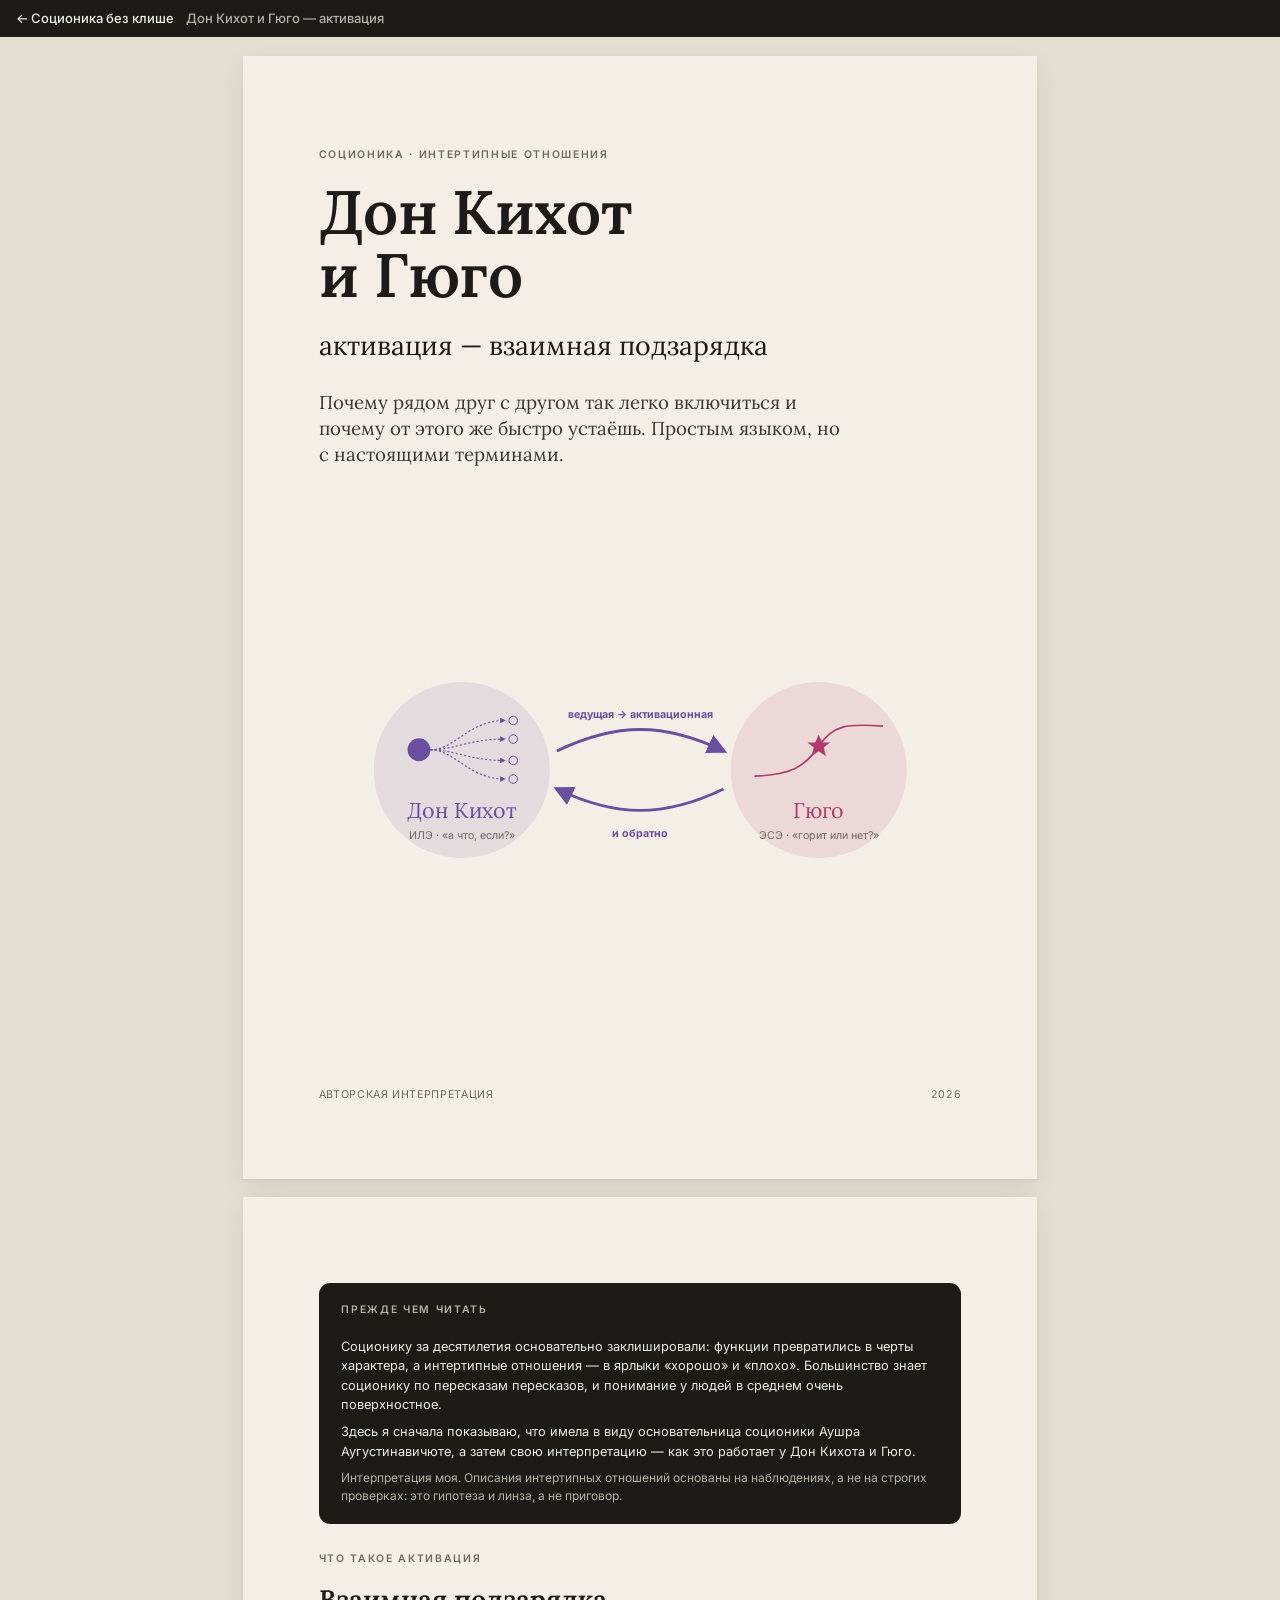
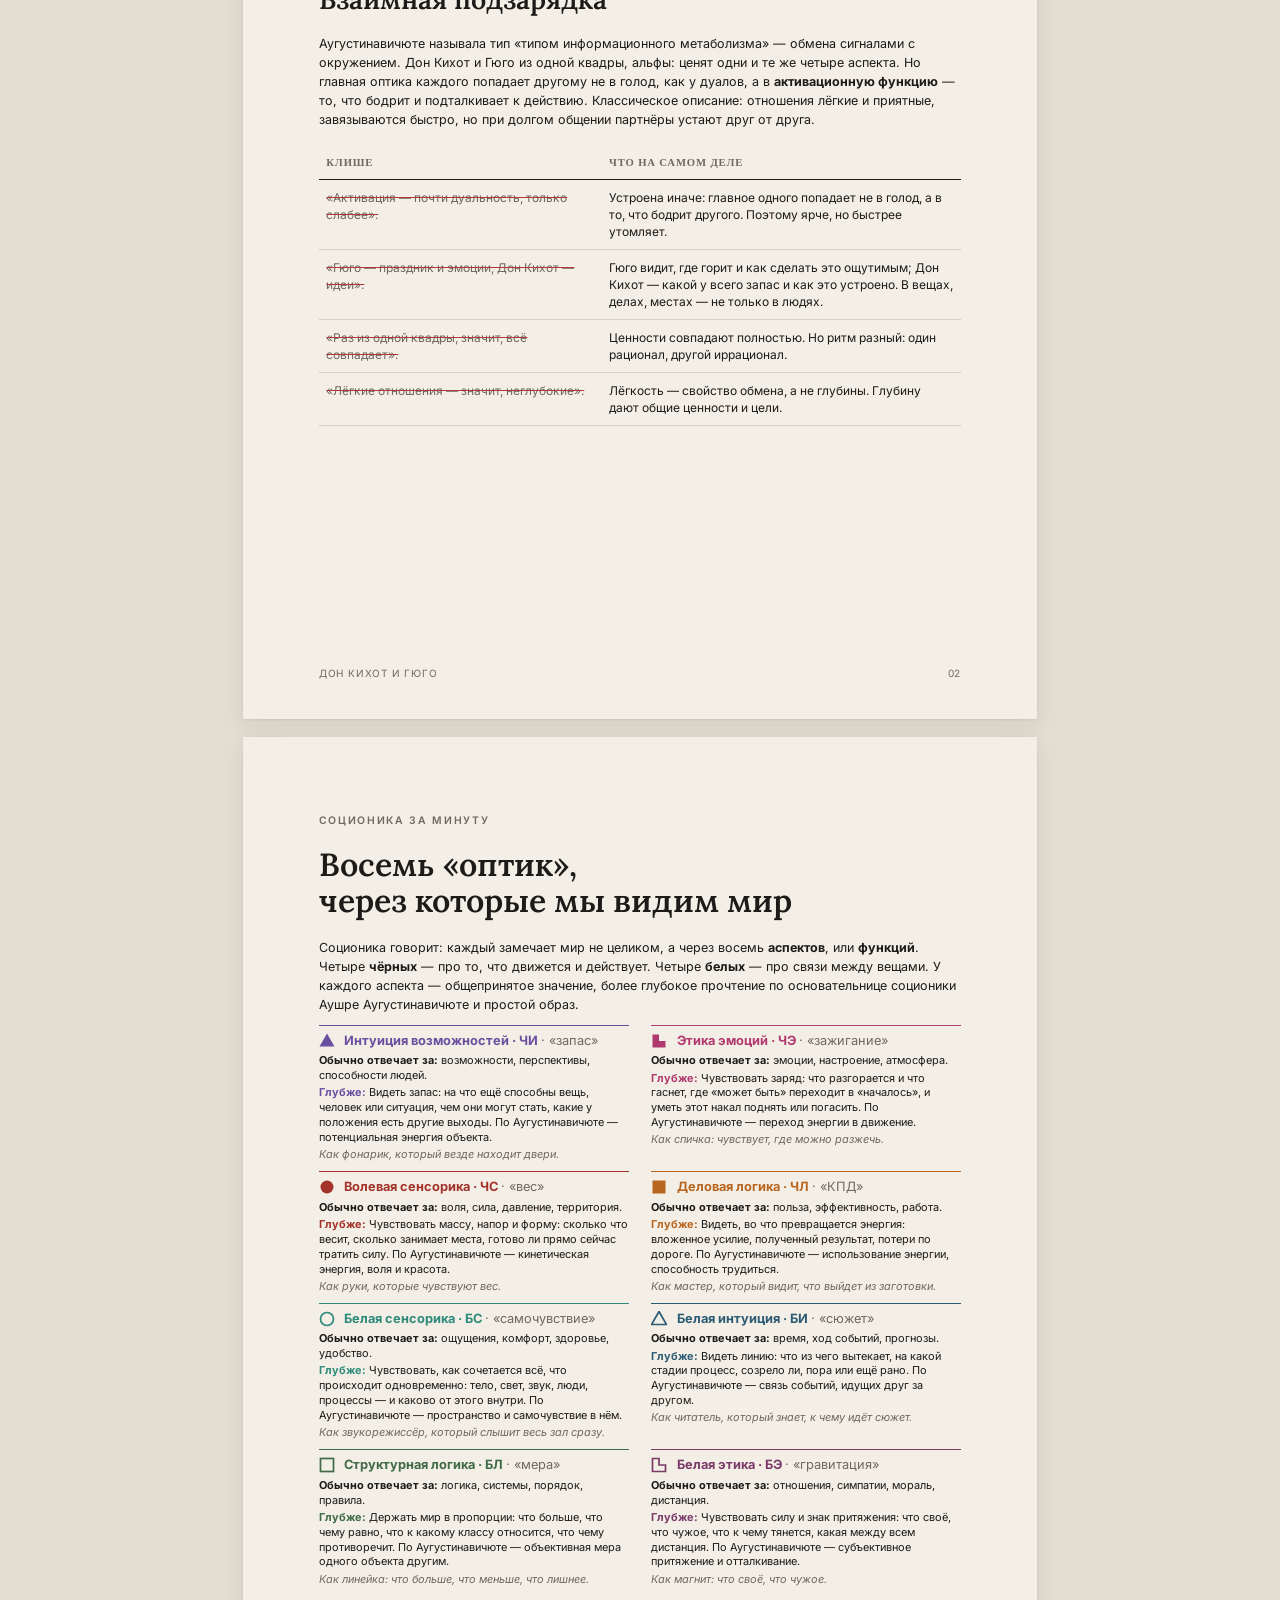
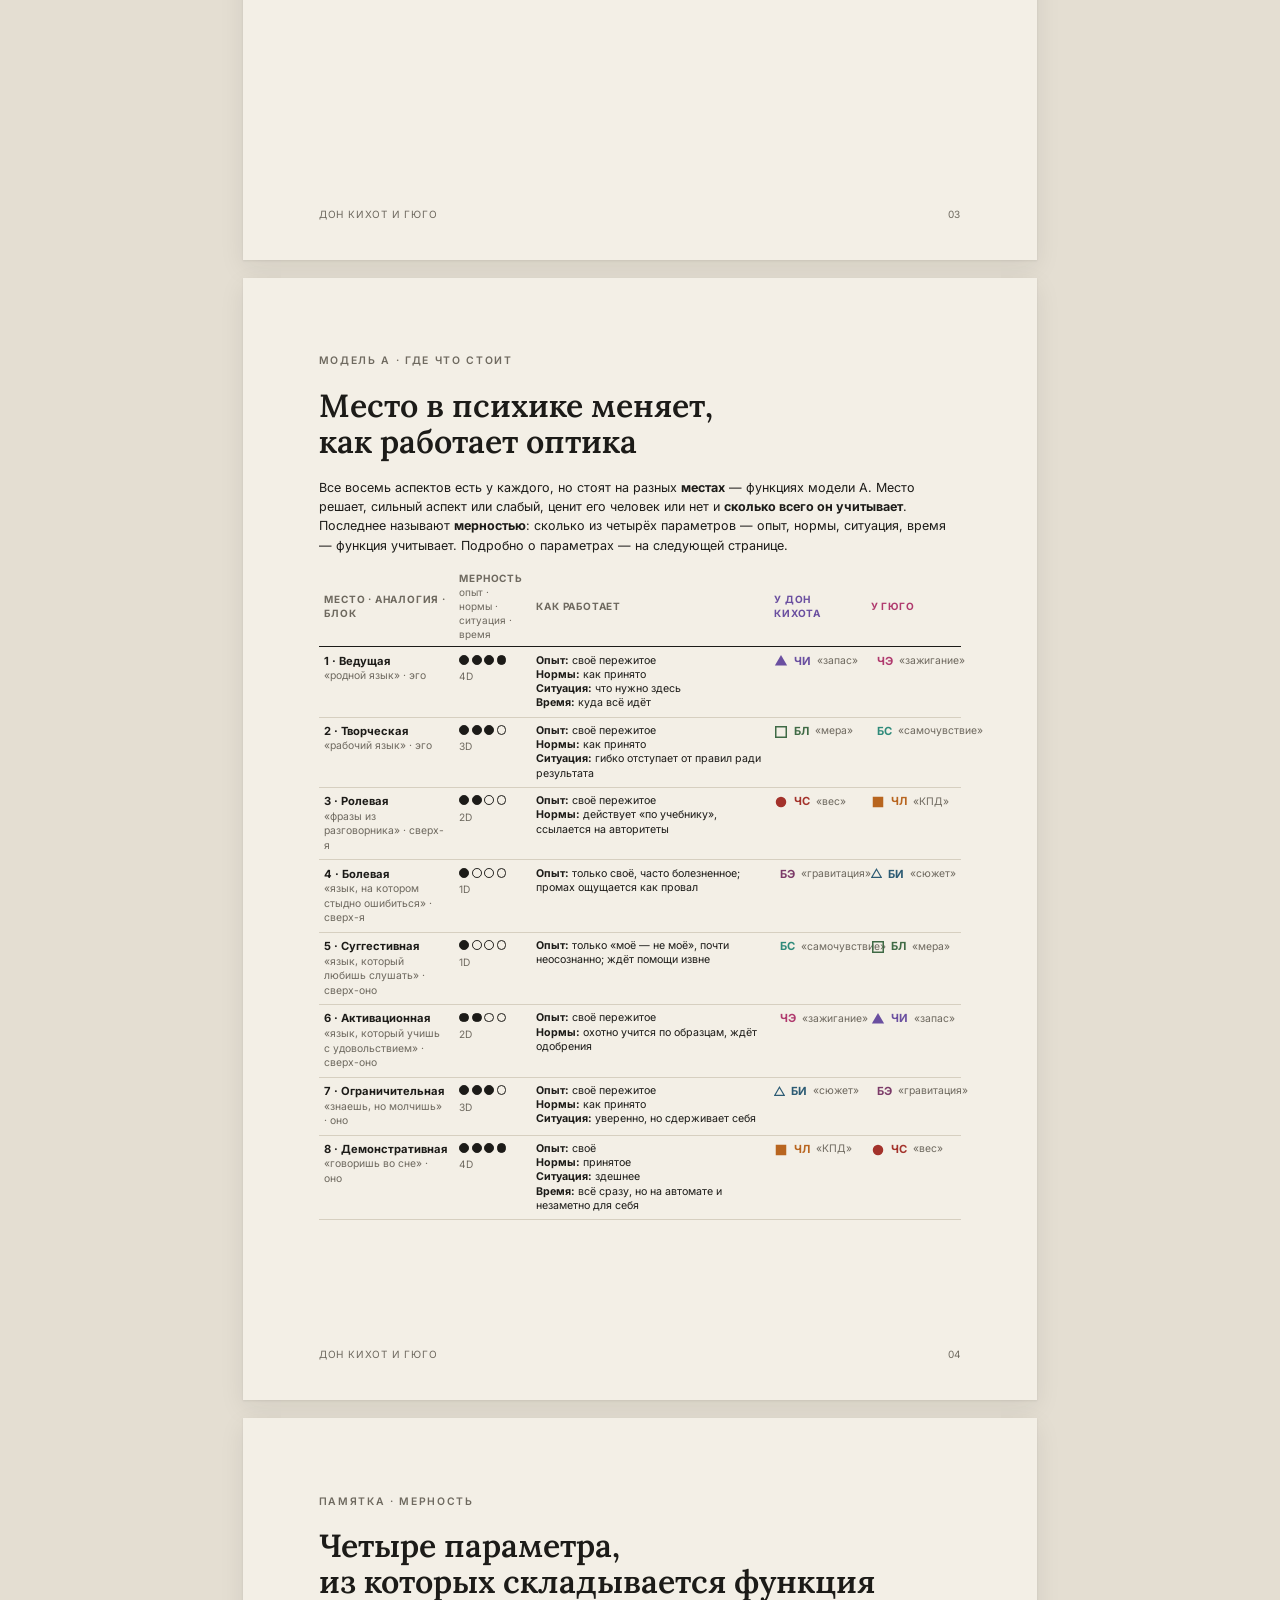
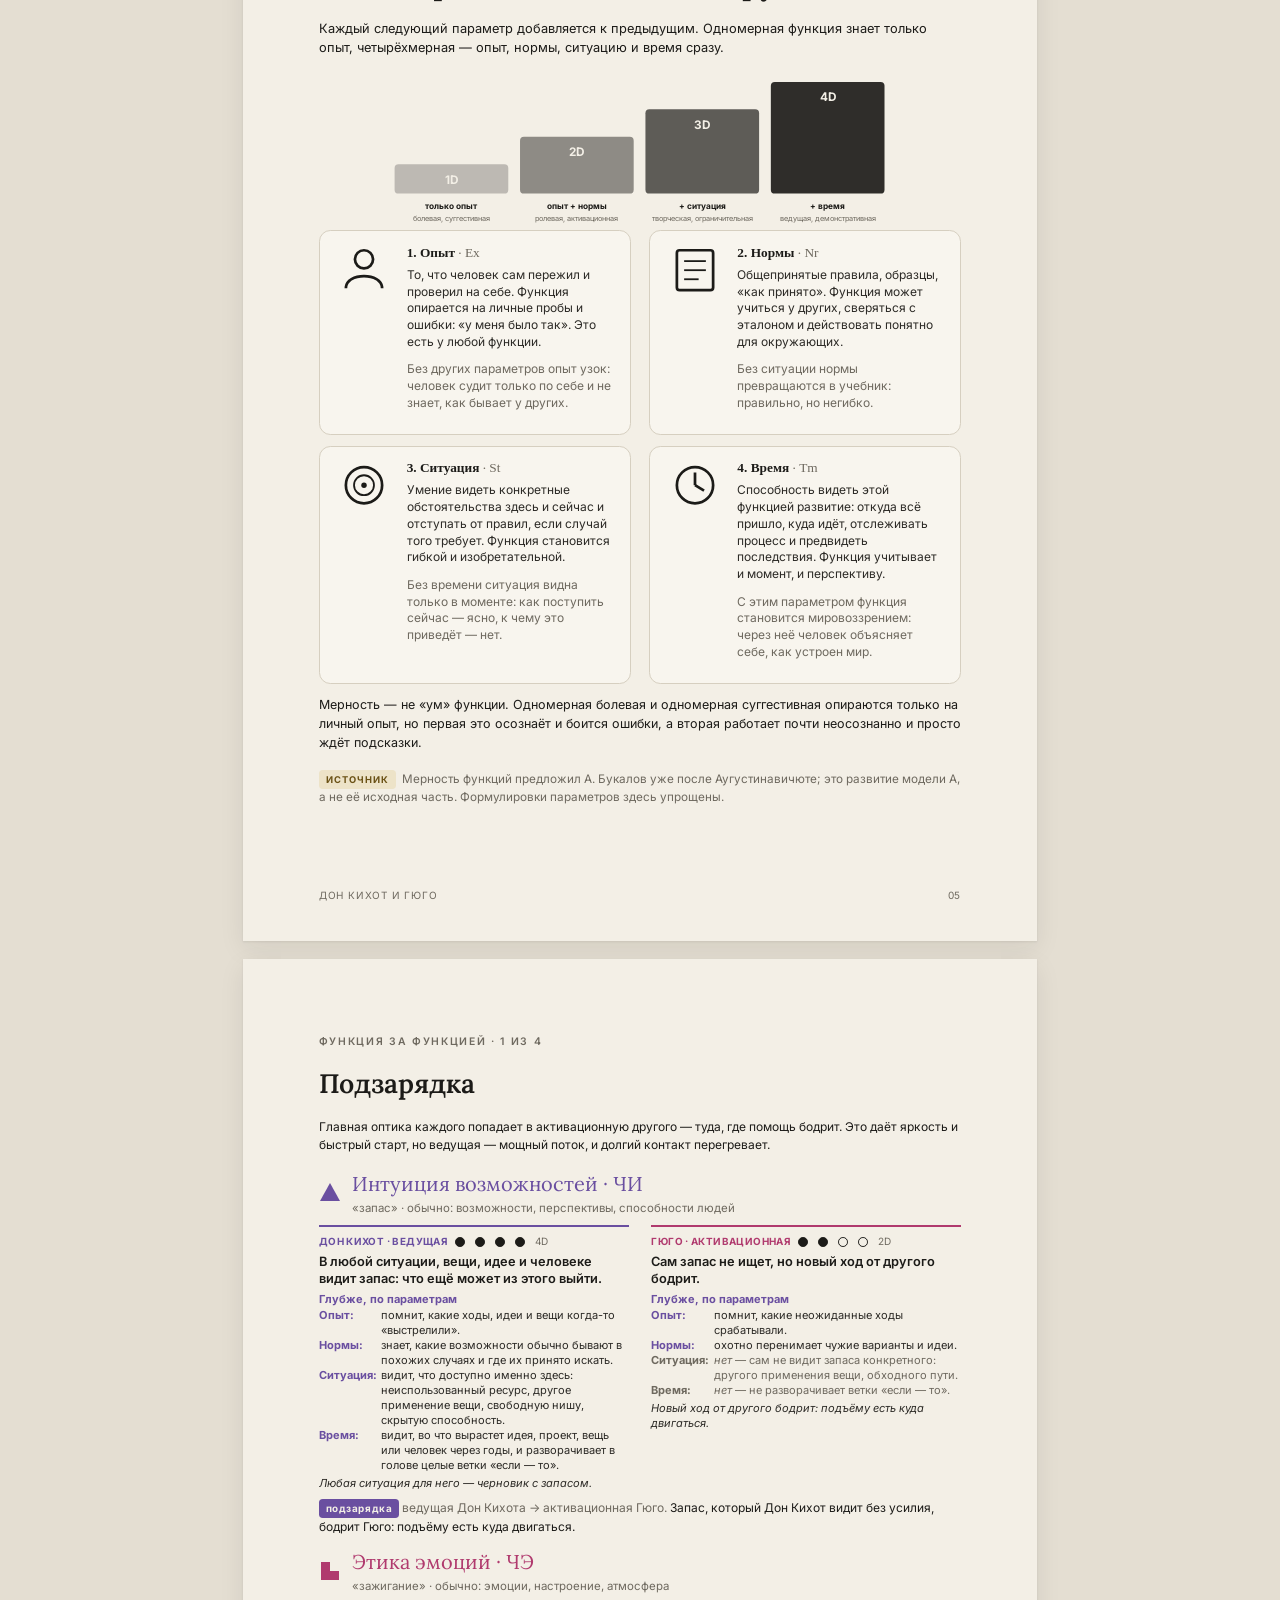
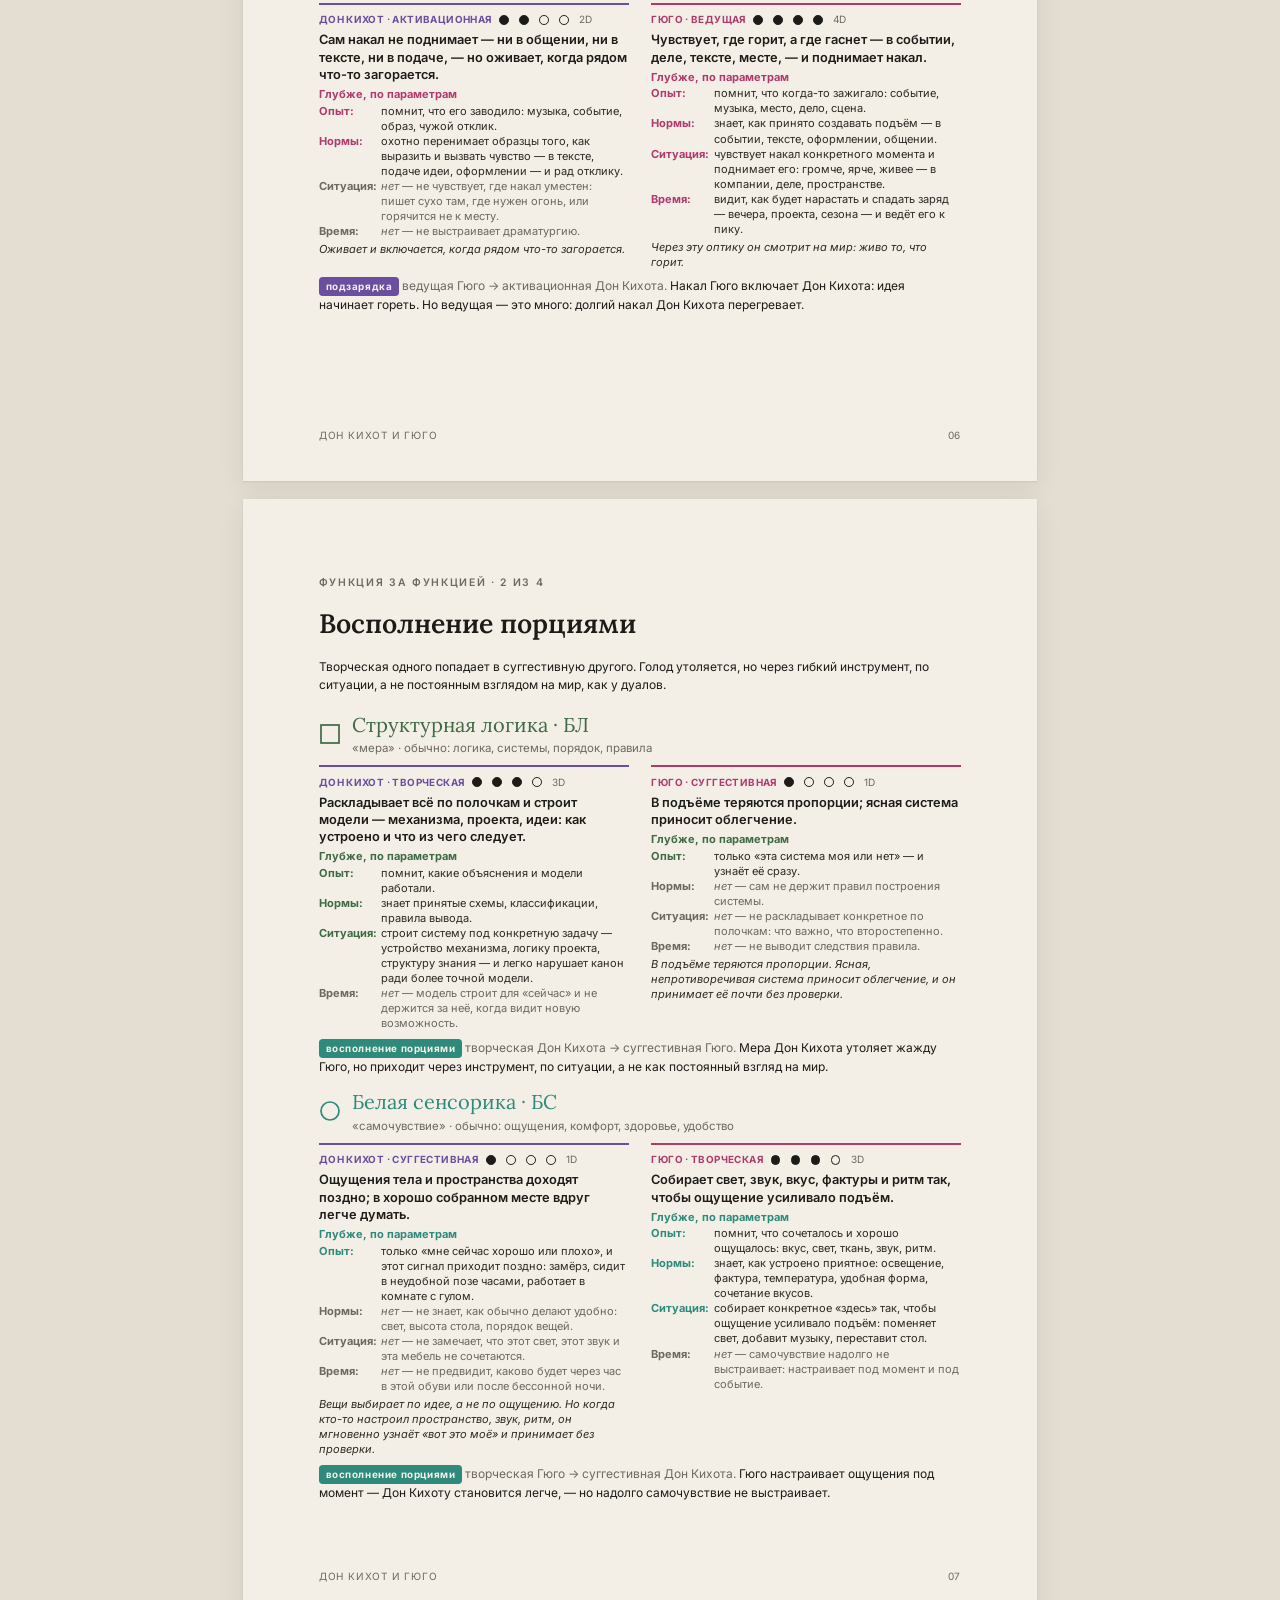
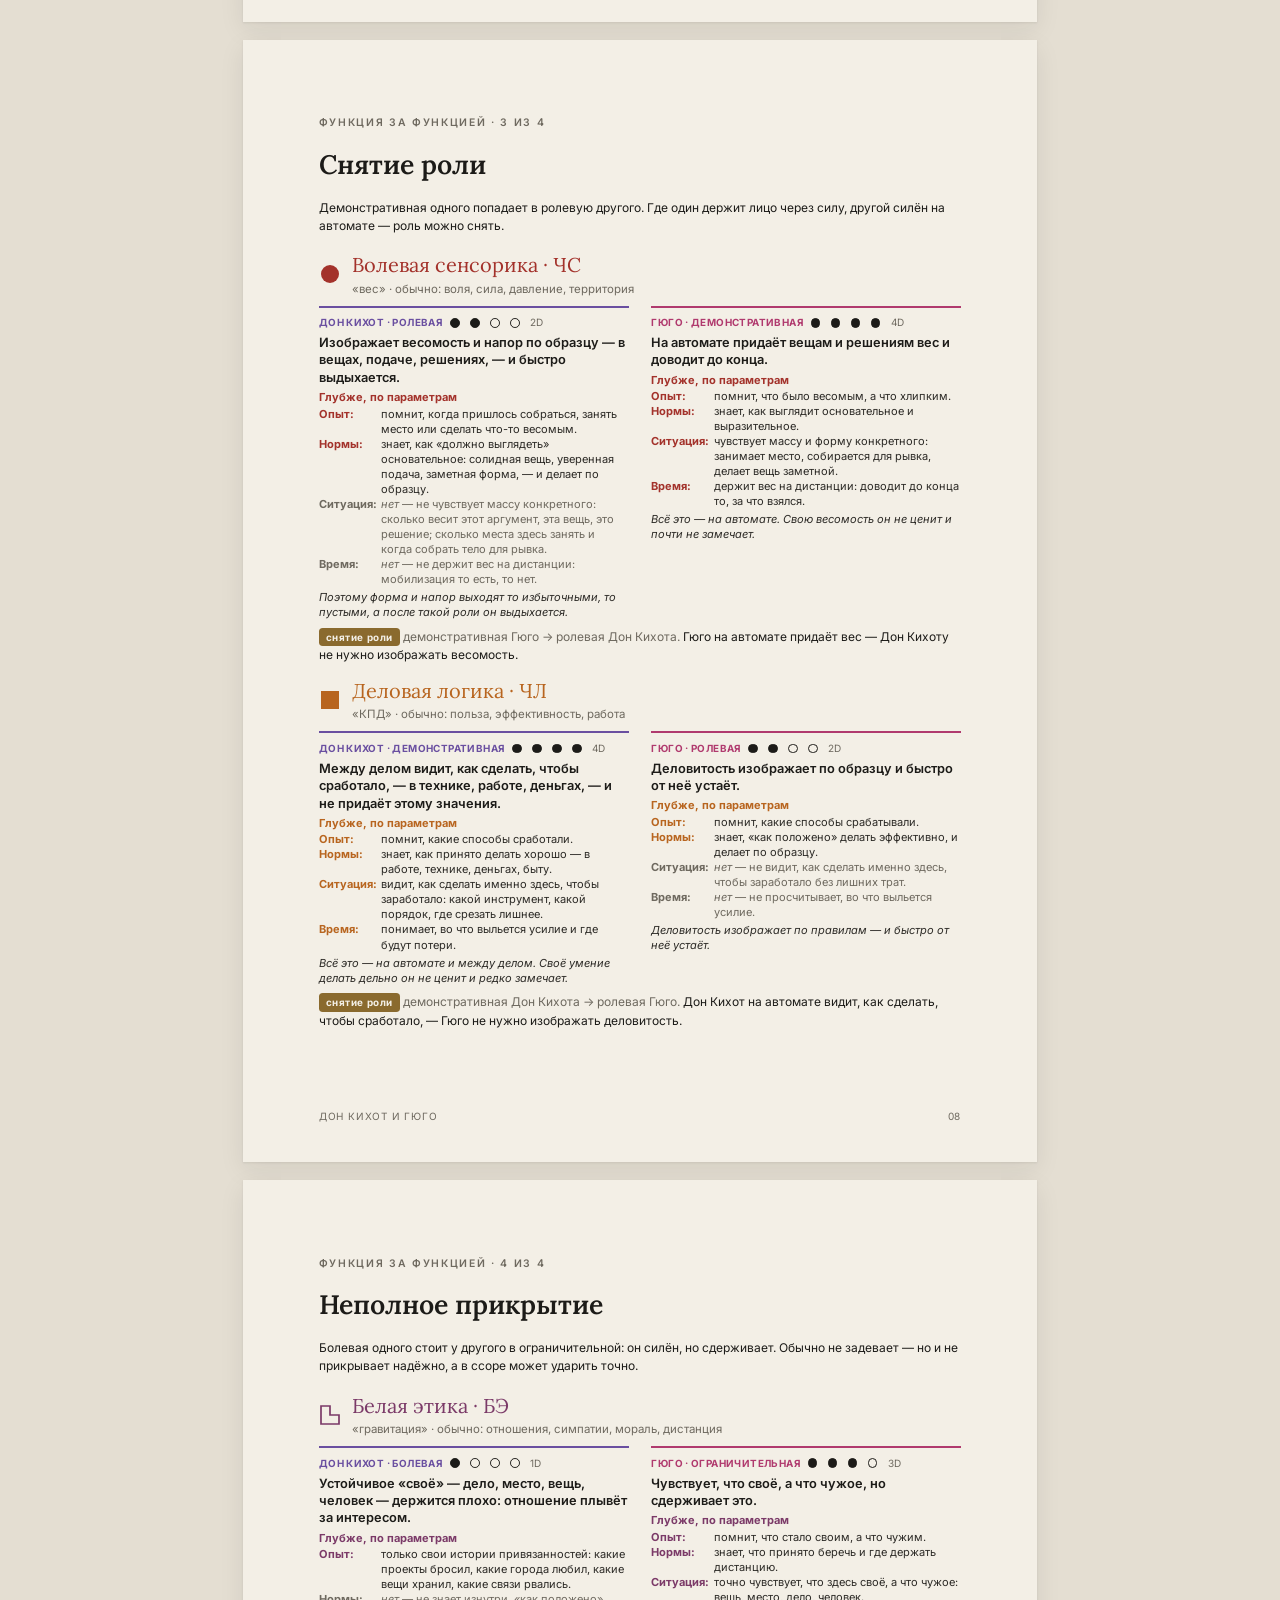
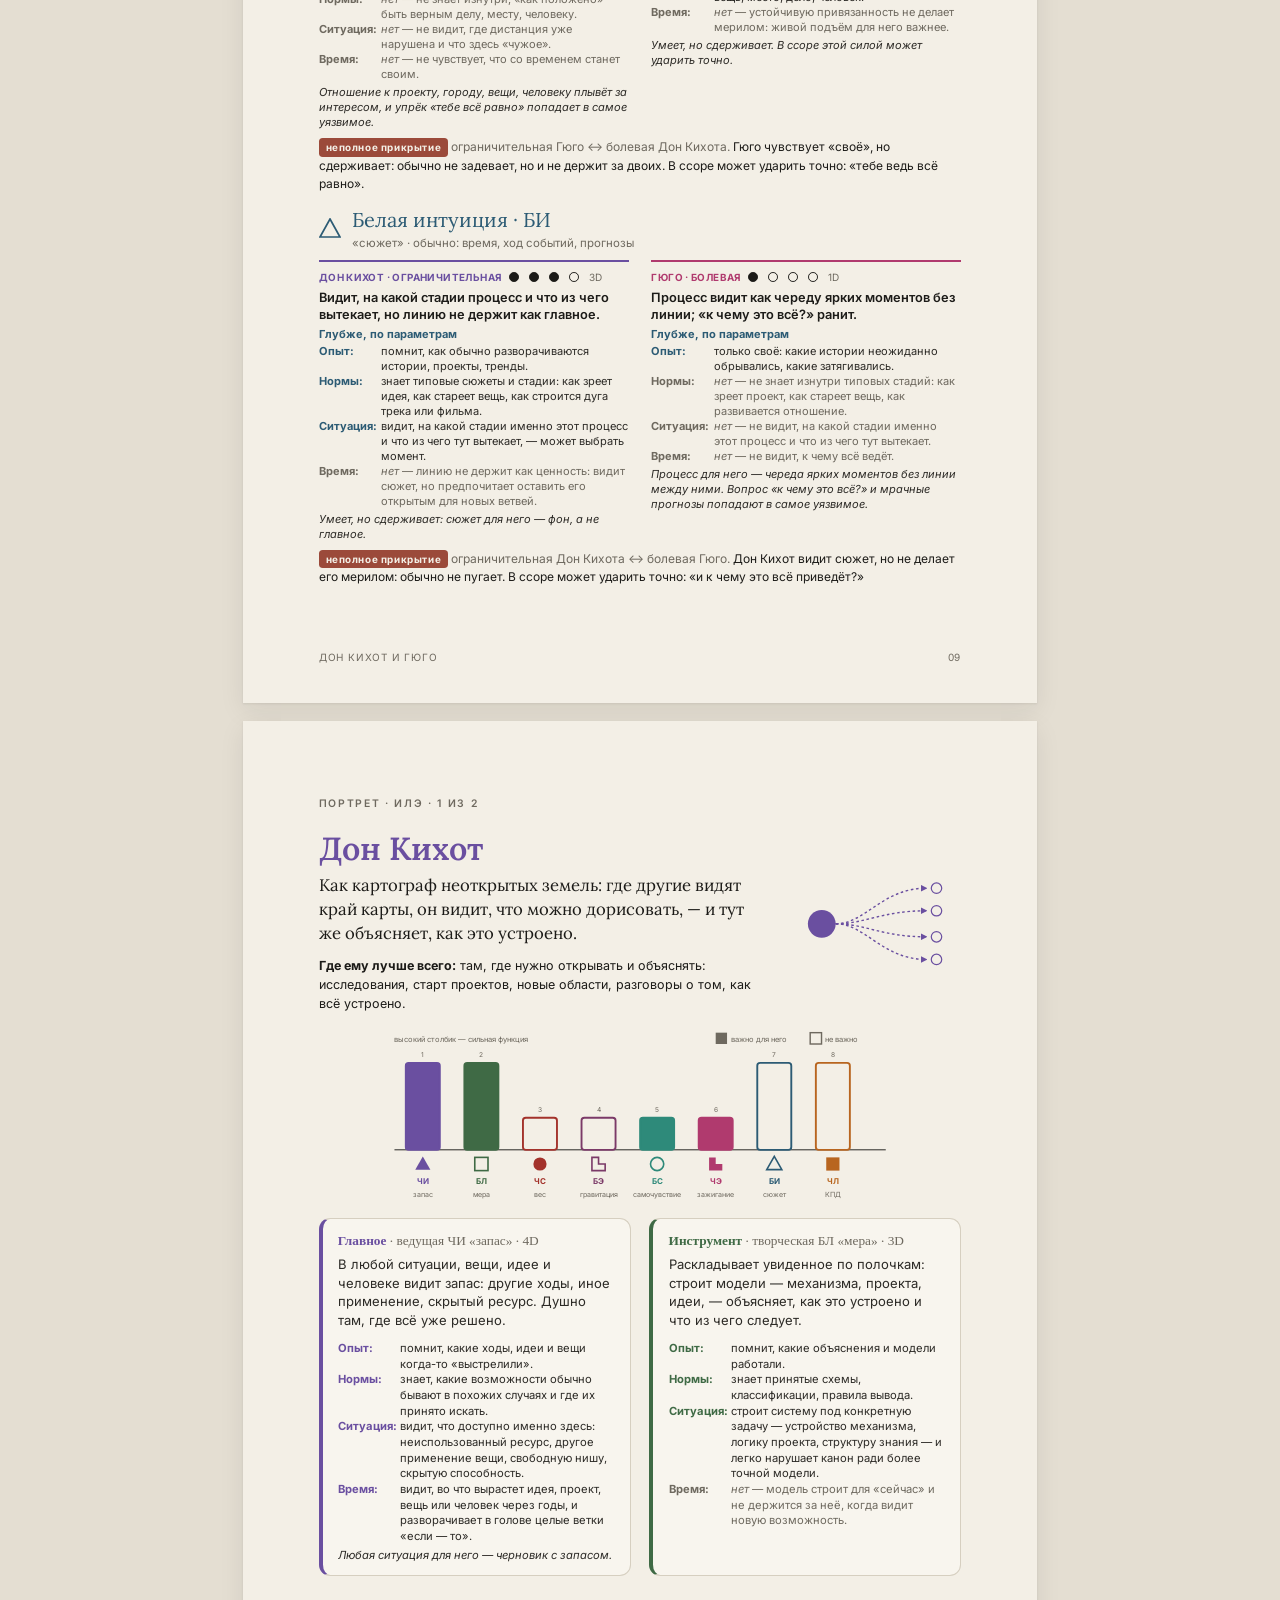
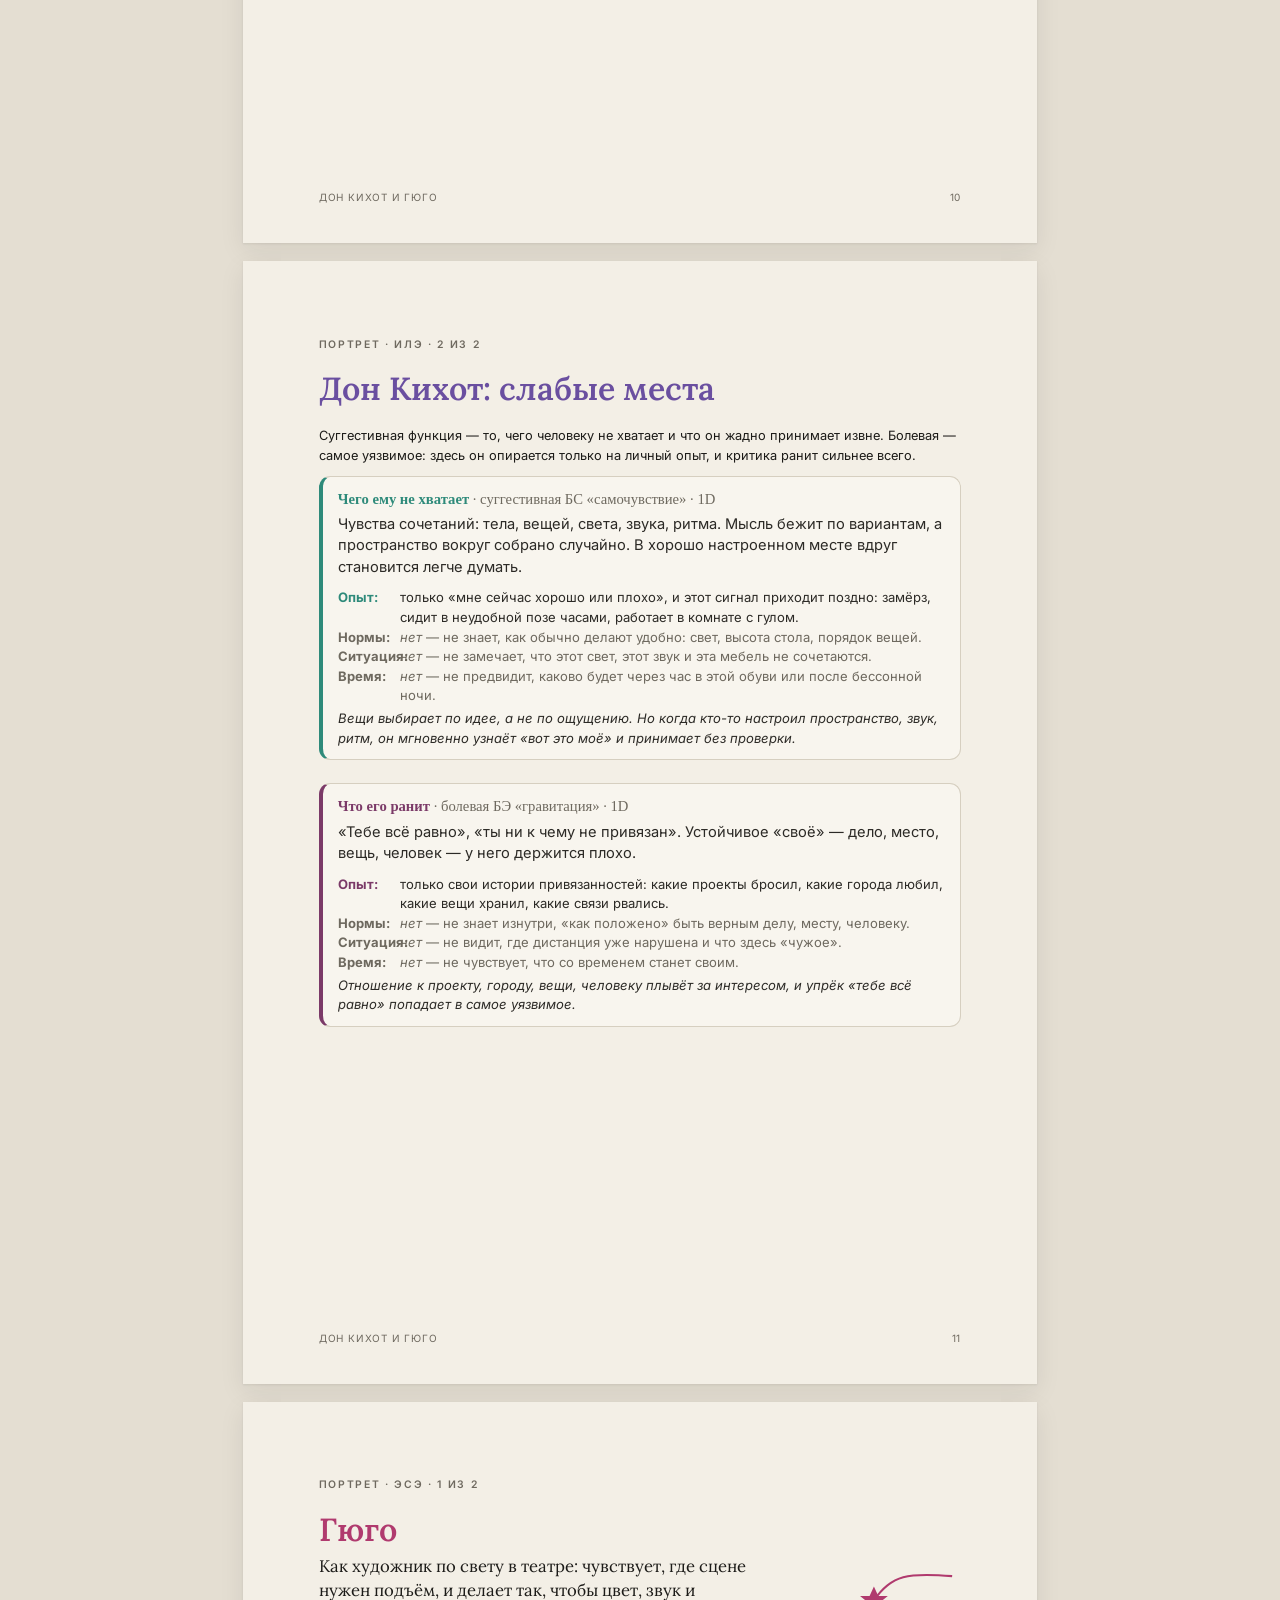
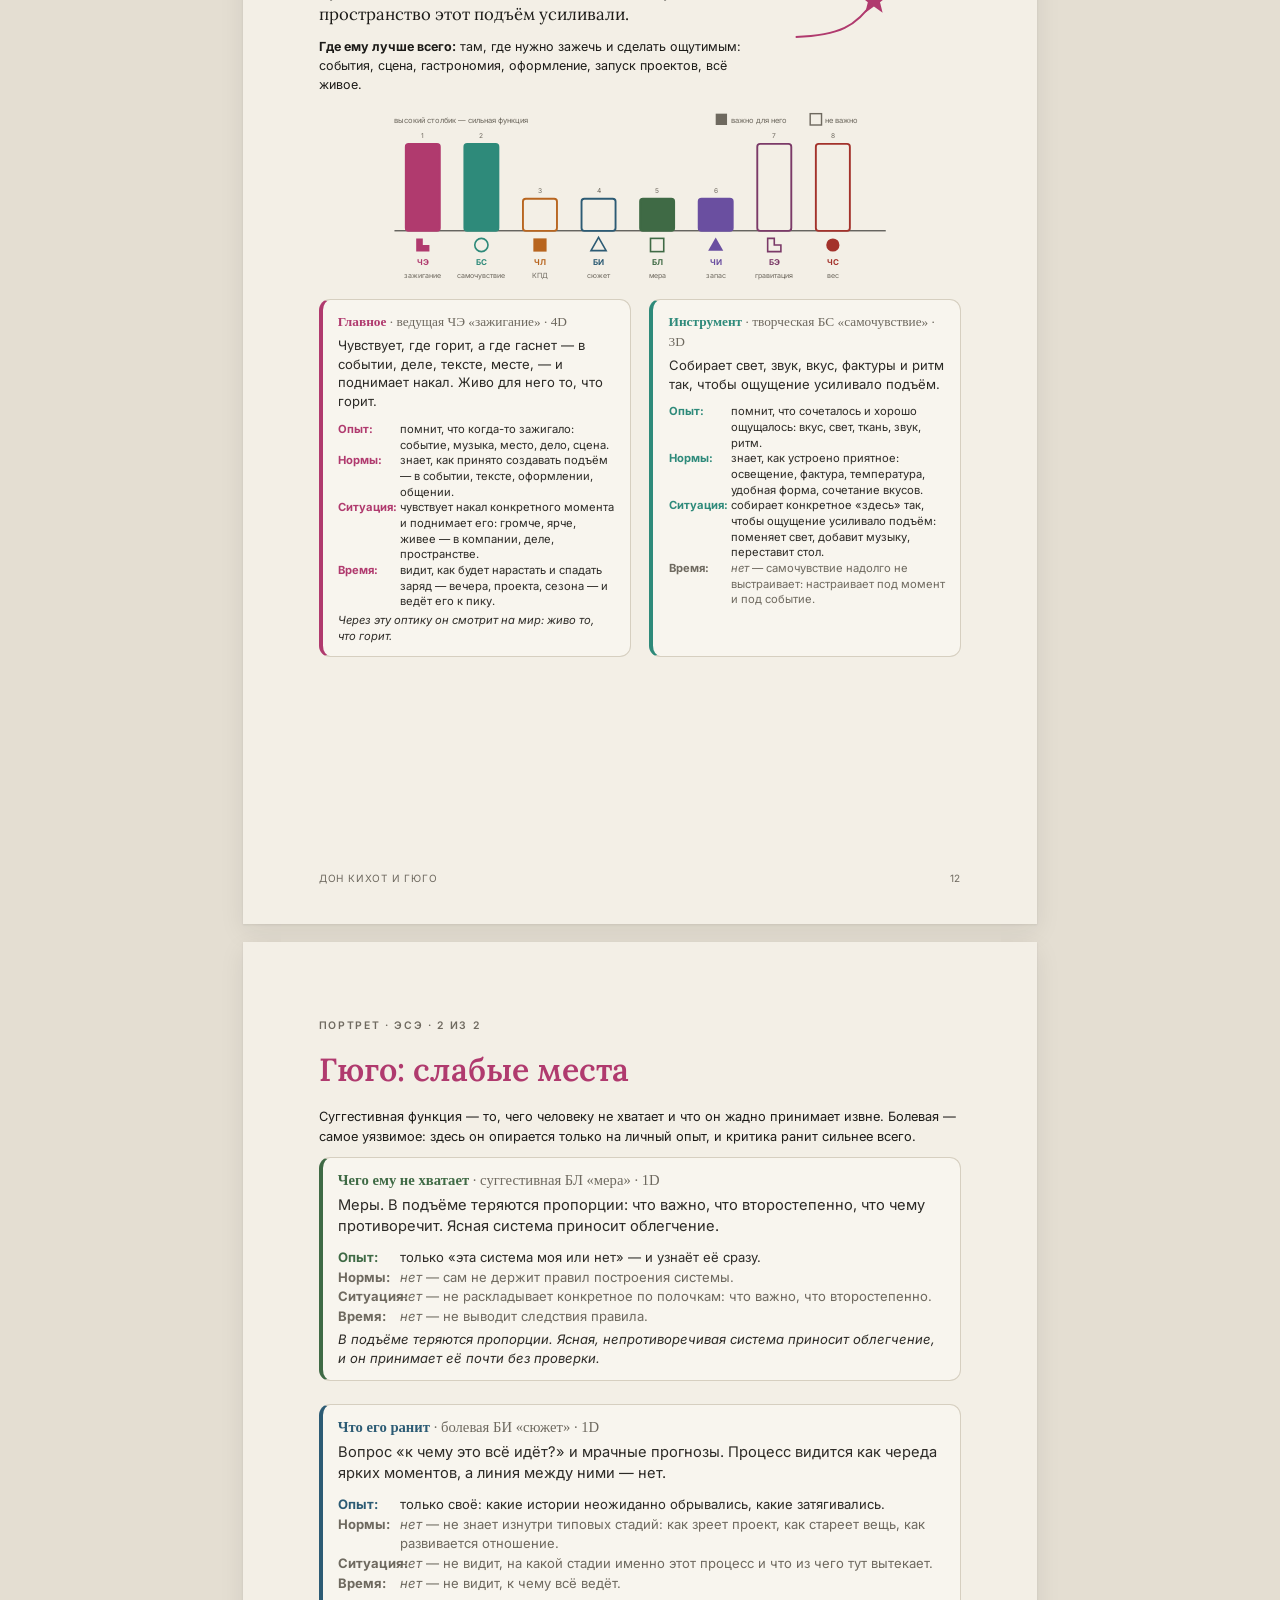
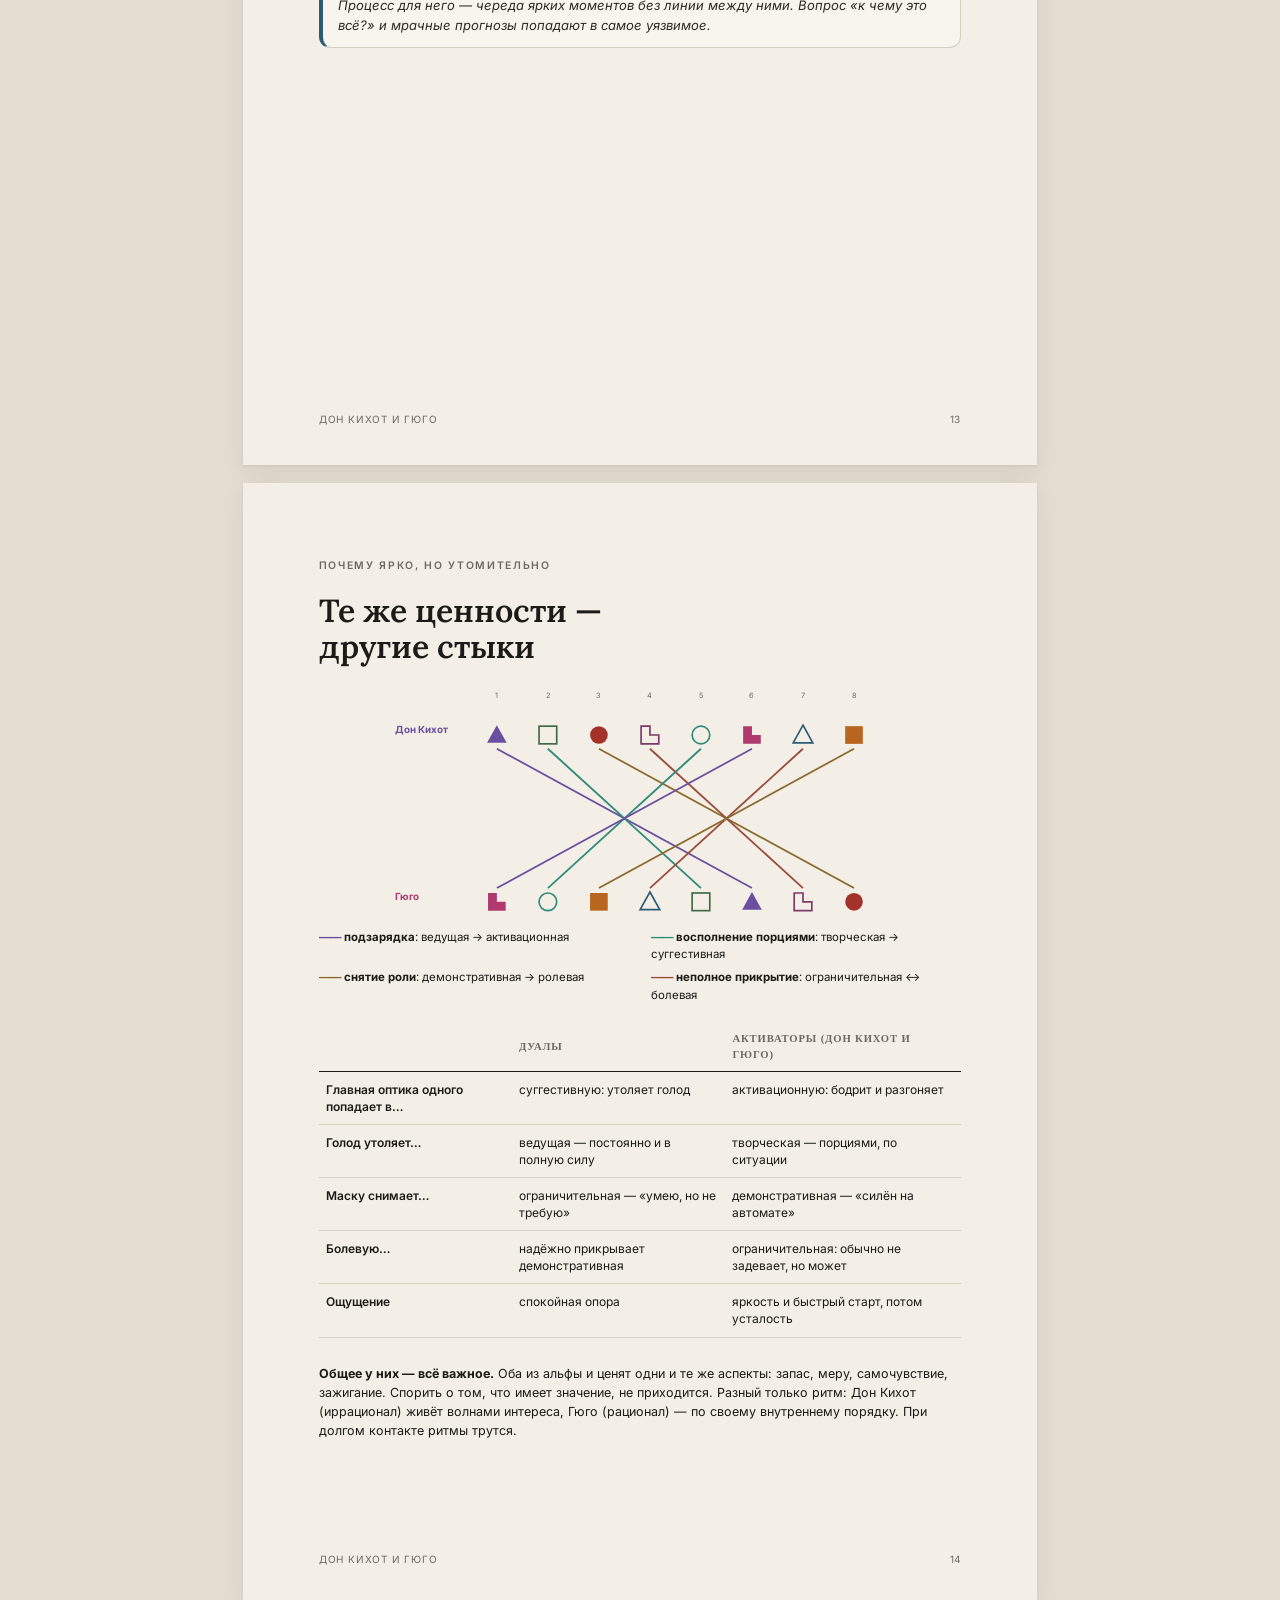
<file: docs/don_gugo.html>
<!doctype html><html lang="ru"><head><meta charset="utf-8"><title>Дон Кихот и Гюго: активация</title><link rel="stylesheet" href="series.css"><meta name="viewport" content="width=device-width, initial-scale=1"><link rel="preconnect" href="https://fonts.googleapis.com"><link rel="stylesheet" href="https://fonts.googleapis.com/css2?family=Inter:wght@400;500;600;700&family=Lora:ital,wght@0,400;0,600;1,400&display=swap">
<style>
@media screen{
 html,body{background:#E4DED2}
 body{padding:56px 0 40px}
 .page{margin:0 auto 18px;box-shadow:0 1px 2px rgba(28,27,24,.08),0 8px 24px rgba(28,27,24,.08);background:#F3EFE6}
 .kb-bar{position:fixed;top:0;left:0;right:0;z-index:50;display:flex;align-items:center;gap:12px;padding:10px max(16px,env(safe-area-inset-right,0px)) 10px max(16px,env(safe-area-inset-left,0px));padding-top:calc(10px + env(safe-area-inset-top,0px));background:#1C1B18;color:#F3EFE6;font:500 13px/1.3 Inter,system-ui,sans-serif}
 .kb-bar a{color:#F3EFE6;text-decoration:none;white-space:nowrap}
 .kb-bar a:hover{text-decoration:underline}
 .kb-bar .t{opacity:.7;overflow:hidden;text-overflow:ellipsis;white-space:nowrap;min-width:0}
}
@media print{.kb-bar{display:none}}
</style>
<script>
(function(){function fit(){var w=document.documentElement.clientWidth;var z=Math.min(1,(w-24)/794);document.querySelectorAll('.page').forEach(function(p){p.style.zoom=z;});}
window.addEventListener('resize',fit);document.addEventListener('DOMContentLoaded',fit);})();
</script></head><body><nav class="kb-bar"><a href="../index.html">← Соционика без клише</a><span class="t">Дон Кихот и Гюго — активация</span></nav><section class="page cover">
<style>
.dx-h2{font-family:"Lora",serif;font-weight:600;font-size:24pt;line-height:1.12;margin-bottom:5mm}
.dx-kick{font-size:7.8pt;letter-spacing:.16em;text-transform:uppercase;color:#6E695F;font-weight:600;margin-bottom:5mm}
.dx-lead{font-family:"Lora",serif;font-size:13pt;line-height:1.45;margin-bottom:5mm}
.dx-p{margin-bottom:2.8mm}
.dx-h3{font-family:"Inter Display","Inter",sans-serif;font-weight:700;font-size:11.5pt;margin:4mm 0 1.5mm}
.dx-props{display:grid;grid-template-columns:1fr 1fr 1fr;gap:4mm;margin:2mm 0 4mm}
.dx-prop{border-top:2px solid #1C1B18;padding-top:2.5mm}
.dx-prop h4{font-family:"Inter Display";font-weight:700;font-size:10.5pt;margin-bottom:1mm}
.dx-prop p{font-size:9pt;line-height:1.45;color:#2c2a26}
.dx-rows{border-top:1.5px solid #1C1B18;margin-top:1mm}
.dx-row{display:grid;grid-template-columns:38mm 1fr;gap:5mm;padding:2.6mm 0;border-bottom:1px solid #D6CFC0}
.dx-row .k{font-family:"Inter Display";font-weight:700;font-size:9pt;letter-spacing:.02em}
.dx-row .v{font-size:9.6pt;line-height:1.48;color:#2c2a26}
.dx-cmp{margin-top:4mm;border-radius:3mm;padding:4mm 5mm;background:#ECE6DA}
.dx-cmp p{font-size:9.3pt;line-height:1.48;margin:0}
.dx-cards{display:grid;grid-template-columns:1fr 1fr;gap:4mm}
.dx-card{border-top:2px solid #1C1B18;padding-top:2.5mm}
.dx-card h4{font-family:"Inter Display";font-weight:700;font-size:10.5pt;margin-bottom:1.2mm}
.dx-card p{font-size:9.2pt;line-height:1.45;color:#2c2a26;margin:0}
.dx-final{font-family:"Lora",serif;font-size:13pt;line-height:1.42;margin:4mm 0}
.dx-src{font-size:7.6pt;color:#6E695F;line-height:1.5}
.dx-src b{color:#1C1B18;font-weight:600}
.dx-tag{display:inline-block;font-size:7pt;letter-spacing:.1em;text-transform:uppercase;font-weight:700;padding:.6mm 2mm;border-radius:1mm;margin-right:1.5mm;vertical-align:middle}
.dx-tag.f{background:#DDE6D8;color:#2F4A28} .dx-tag.i{background:#EDE3C8;color:#6B5216}
.dx-rule{height:1px;background:#D6CFC0;margin:4mm 0}
.dx-fig svg{display:block;width:100%;height:auto}
.dx-cap{font-size:7.8pt;color:#6E695F;margin-top:1.5mm}
</style>
<style>
.at-head{display:grid;grid-template-columns:1fr 62mm;gap:6mm;align-items:center;margin-bottom:3mm}
.at-formula{font-family:"Lora",serif;font-size:30pt;line-height:1}
.at-name{font-size:8pt;letter-spacing:.14em;text-transform:uppercase;font-weight:700;margin-bottom:2mm}
.at-where{font-size:8.5pt;color:#6E695F;margin-top:2mm}
.at-two{display:grid;grid-template-columns:1fr 1fr;gap:5mm;margin:2mm 0 3mm}
.at-cl{border-radius:3mm;padding:3.5mm 4.5mm;background:#ECE6DA}
.at-cl .lbl{font-size:7.5pt;letter-spacing:.12em;text-transform:uppercase;font-weight:700;color:#6E695F;margin-bottom:1.5mm}
.at-cl .txt{font-size:9.6pt;line-height:1.45}
.at-cl.x .txt{text-decoration:line-through;text-decoration-color:#B03A3A;text-decoration-thickness:1.5px;color:#6E695F}
.at-cl.ok{background:#F8F5EE;border:1.5px solid currentColor}
.at-base{border-radius:3mm;padding:4mm 5mm;color:#EFEAE0;background:#1C1B18;margin:2mm 0 3mm}
.at-base .lbl{font-size:7.5pt;letter-spacing:.12em;text-transform:uppercase;font-weight:700;color:#B9B2A3}
.at-base .q{font-family:"Lora",serif;font-size:14pt;margin:1.5mm 0}
.at-base .t{font-size:9.4pt;line-height:1.45;color:#D9D3C6}
.at-pos{display:grid;grid-template-columns:1fr 1fr;gap:5mm}
.at-pos .c{border-top:2px solid;padding-top:2mm}
.at-pos .c h4{font-family:"Inter Display";font-size:10pt;font-weight:700;margin-bottom:1mm}
.at-pos .c p{font-size:9.2pt;line-height:1.45;color:#2c2a26}
.at-between{margin-top:3mm;border-radius:3mm;padding:3mm 4.5mm;border:1.5px dashed #6E695F;font-size:9.4pt;line-height:1.45}
.big-num{font-family:"Lora",serif;font-size:40pt;line-height:1}
</style><style>
.pp{display:grid;grid-template-columns:1fr 1fr;gap:6mm}
.big{font-family:"Lora",serif;font-size:13.5pt;line-height:1.42}
.tag2{display:inline-block;font-size:7.4pt;font-weight:700;letter-spacing:.06em;padding:.5mm 1.8mm;border-radius:1mm;color:#F3EFE6}
.fx{display:grid;grid-template-columns:1fr 1fr;gap:3mm 5mm}
.fx .c{border-radius:3mm;padding:3mm 4mm;background:#F8F5EE;border:1px solid #D6CFC0}
.fx .c h4{font-family:"Inter Display";font-size:10pt;font-weight:700;margin-bottom:1mm}
.fx .c p{font-size:9.8pt;line-height:1.45;color:#2c2a26}
.tbl{width:100%;border-collapse:collapse;font-size:9.2pt;line-height:1.4}
.tbl th{font-size:7.5pt;letter-spacing:.08em;text-transform:uppercase;color:#6E695F;text-align:left;padding:1.5mm 1.5mm;border-bottom:1.5px solid #1C1B18}
.tbl td{padding:2.6mm 1.5mm;border-bottom:1px solid #D6CFC0;vertical-align:top}
.tight td{padding:1.6mm 1.5mm !important}
.mm p{font-size:9pt !important;line-height:1.4 !important}
.pos{font-size:7.4pt;font-weight:700;letter-spacing:.04em;text-transform:uppercase}
</style>
  <div>
    <div class="kicker">Соционика · интертипные отношения</div>
    <h1>Дон Кихот<br>и Гюго</h1>
    <div style="font-family:Lora,serif;font-size:20pt;margin-top:5mm">активация — взаимная подзарядка</div>
    <p class="sub" style="margin-top:6mm">Почему рядом друг с другом так легко включиться и почему от этого же быстро устаёшь. Простым языком, но с настоящими терминами.</p>
  </div>
  <div class="dx-fig"><svg viewBox="0 0 540 220" xmlns="http://www.w3.org/2000/svg" font-family="Inter">
  <defs><marker id="k" viewBox="0 0 10 10" refX="8" refY="5" markerWidth="7" markerHeight="7" orient="auto"><path d="M0 0 L10 5 L0 10 z" fill="#6A4FA0"/></marker></defs>
  <circle cx="120" cy="100" r="74" fill="#6A4FA0" opacity=".12"/><circle cx="420" cy="100" r="74" fill="#B03A6E" opacity=".12"/>
  <svg x="60" y="50" width="120" height="66" viewBox="0 0 200 110" xmlns="http://www.w3.org/2000/svg" font-family="Inter"><defs><marker id="icNe" viewBox="0 0 10 10" refX="8" refY="5" markerWidth="5" markerHeight="5" orient="auto"><path d="M0 0 L10 5 L0 10 z" fill="#6A4FA0"/></marker></defs><circle cx="40" cy="55" r="16" fill="#6A4FA0"/><path d="M56 55 C 90 55, 110 14, 160 14" fill="none" stroke="#6A4FA0" stroke-width="1.6" stroke-dasharray="3 3" marker-end="url(#icNe)"/><circle cx="172" cy="14" r="6" fill="none" stroke="#6A4FA0" stroke-width="1.4"/><path d="M56 55 C 90 55, 110 40, 160 40" fill="none" stroke="#6A4FA0" stroke-width="1.6" stroke-dasharray="3 3" marker-end="url(#icNe)"/><circle cx="172" cy="40" r="6" fill="none" stroke="#6A4FA0" stroke-width="1.4"/><path d="M56 55 C 90 55, 110 70, 160 70" fill="none" stroke="#6A4FA0" stroke-width="1.6" stroke-dasharray="3 3" marker-end="url(#icNe)"/><circle cx="172" cy="70" r="6" fill="none" stroke="#6A4FA0" stroke-width="1.4"/><path d="M56 55 C 90 55, 110 96, 160 96" fill="none" stroke="#6A4FA0" stroke-width="1.6" stroke-dasharray="3 3" marker-end="url(#icNe)"/><circle cx="172" cy="96" r="6" fill="none" stroke="#6A4FA0" stroke-width="1.4"/></svg><svg x="360" y="50" width="120" height="66" viewBox="0 0 200 110" xmlns="http://www.w3.org/2000/svg" font-family="Inter"><defs><marker id="icFe" viewBox="0 0 10 10" refX="8" refY="5" markerWidth="5" markerHeight="5" orient="auto"><path d="M0 0 L10 5 L0 10 z" fill="#B03A6E"/></marker></defs><path d="M10 92 C 60 90, 80 80, 100 50 S 140 18, 190 22" fill="none" stroke="#B03A6E" stroke-width="2.4"/><g transform="translate(100,50)"><path d="M0 -16 L5 -5 L16 -5 L7 2 L10 14 L0 7 L-10 14 L-7 2 L-16 -5 L-5 -5 Z" fill="#B03A6E"/></g></svg>
  <text x="120" y="140" text-anchor="middle" font-family="Lora" font-size="18" fill="#6A4FA0">Дон Кихот</text>
  <text x="420" y="140" text-anchor="middle" font-family="Lora" font-size="18" fill="#B03A6E">Гюго</text>
  <text x="120" y="158" text-anchor="middle" font-size="9" fill="#6E695F">ИЛЭ · «а что, если?»</text>
  <text x="420" y="158" text-anchor="middle" font-size="9" fill="#6E695F">ЭСЭ · «горит или нет?»</text>
  <path d="M200 84 C 250 60, 290 60, 340 84" fill="none" stroke="#6A4FA0" stroke-width="2.4" marker-end="url(#k)"/>
  <path d="M340 116 C 290 140, 250 140, 200 116" fill="none" stroke="#6A4FA0" stroke-width="2.4" marker-end="url(#k)"/>
  <text x="270" y="56" text-anchor="middle" font-size="9" fill="#6A4FA0" font-weight="700">ведущая → активационная</text>
  <text x="270" y="156" text-anchor="middle" font-size="9" fill="#6A4FA0" font-weight="700">и обратно</text>
</svg></div>
  <div style="display:flex;justify-content:space-between;font-size:8pt;color:var(--muted);letter-spacing:.06em;text-transform:uppercase"><span>Авторская интерпретация</span><span>2026</span></div>
</section><section class="page">
  <div class="box disc">
    <div class="kicker">Прежде чем читать</div>
    <p>Соционику за десятилетия основательно заклишировали: функции превратились в черты характера, а интертипные отношения — в ярлыки «хорошо» и «плохо». Большинство знает соционику по пересказам пересказов, и понимание у людей в среднем очень поверхностное.</p>
    <p>Здесь я сначала показываю, что имела в виду основательница соционики Аушра Аугустинавичюте, а затем свою интерпретацию — как это работает у Дон Кихота и Гюго.</p>
    <p style="margin:0;color:#B9B2A3;font-size:9pt">Интерпретация моя. Описания интертипных отношений основаны на наблюдениях, а не на строгих проверках: это гипотеза и линза, а не приговор.</p>
  </div>
  <div class="dx-kick" style="margin-top:2mm">Что такое активация</div>
  <div class="dx-h2" style="font-size:20pt">Взаимная подзарядка</div>
  <p class="dx-p" style="font-size:9.4pt">Аугустинавичюте называла тип «типом информационного метаболизма» — обмена сигналами с окружением. Дон Кихот и Гюго из одной квадры, альфы: ценят одни и те же четыре аспекта. Но главная оптика каждого попадает другому не в голод, как у дуалов, а в <b>активационную функцию</b> — то, что бодрит и подталкивает к действию. Классическое описание: отношения лёгкие и приятные, завязываются быстро, но при долгом общении партнёры устают друг от друга.</p>
  <table class="cmp" style="font-size:9pt"><tr><th>Клише</th><th>Что на самом деле</th></tr><tr><td style="font-weight:400;color:#6E695F;text-decoration:line-through;text-decoration-color:#B03A3A;width:44%">«Активация — почти дуальность, только слабее».</td><td style="font-weight:400">Устроена иначе: главное одного попадает не в голод, а в то, что бодрит другого. Поэтому ярче, но быстрее утомляет.</td></tr><tr><td style="font-weight:400;color:#6E695F;text-decoration:line-through;text-decoration-color:#B03A3A;width:44%">«Гюго — праздник и эмоции, Дон Кихот — идеи».</td><td style="font-weight:400">Гюго видит, где горит и как сделать это ощутимым; Дон Кихот — какой у всего запас и как это устроено. В вещах, делах, местах — не только в людях.</td></tr><tr><td style="font-weight:400;color:#6E695F;text-decoration:line-through;text-decoration-color:#B03A3A;width:44%">«Раз из одной квадры, значит, всё совпадает».</td><td style="font-weight:400">Ценности совпадают полностью. Но ритм разный: один рационал, другой иррационал.</td></tr><tr><td style="font-weight:400;color:#6E695F;text-decoration:line-through;text-decoration-color:#B03A3A;width:44%">«Лёгкие отношения — значит, неглубокие».</td><td style="font-weight:400">Лёгкость — свойство обмена, а не глубины. Глубину дают общие ценности и цели.</td></tr></table>
<div class="folio"><span>Дон Кихот и Гюго</span><span>02</span></div></section><section class="page">
  <div class="dx-kick">Соционика за минуту</div>
  <div class="dx-h2">Восемь «оптик»,<br>через которые мы видим мир</div>
  <p class="dx-p" style="font-size:9.4pt">Соционика говорит: каждый замечает мир не целиком, а через восемь <b>аспектов</b>, или <b>функций</b>. Четыре <b>чёрных</b> — про то, что движется и действует. Четыре <b>белых</b> — про связи между вещами. У каждого аспекта — общепринятое значение, более глубокое прочтение по основательнице соционики Аушре Аугустинавичюте и простой образ.</p>
  <div style="display:grid;grid-template-columns:1fr 1fr;gap:2.4mm 6mm"><div style="border-top:1.5px solid #6A4FA0;padding-top:1.4mm">
  <div style="display:flex;gap:2.5mm;align-items:center"><svg width="16" height="16" viewBox="-8 -8 16 16"><polygon points="0,-7.5 7.5,5.5 -7.5,5.5" fill="#6A4FA0"/></svg><div style="font-size:9.6pt;font-weight:700;color:#6A4FA0">Интуиция возможностей · ЧИ <span style="font-weight:400;color:#6E695F">· «запас»</span></div></div>
  <div style="font-size:8.2pt;line-height:1.36;margin-top:.8mm"><b>Обычно отвечает за:</b> возможности, перспективы, способности людей.</div>
  <div style="font-size:8.2pt;line-height:1.36;margin-top:.6mm"><b style="color:#6A4FA0">Глубже:</b> Видеть запас: на что ещё способны вещь, человек или ситуация, чем они могут стать, какие у положения есть другие выходы. По Аугустинавичюте — потенциальная энергия объекта.</div>
  <div style="font-size:8.2pt;line-height:1.36;color:#6E695F;margin-top:.6mm;font-style:italic">Как фонарик, который везде находит двери.</div></div><div style="border-top:1.5px solid #B03A6E;padding-top:1.4mm">
  <div style="display:flex;gap:2.5mm;align-items:center"><svg width="16" height="16" viewBox="-8 -8 16 16"><path d="M-6.5 -6.5 H0 V0 H6.5 V6.5 H-6.5 Z" fill="#B03A6E"/></svg><div style="font-size:9.6pt;font-weight:700;color:#B03A6E">Этика эмоций · ЧЭ <span style="font-weight:400;color:#6E695F">· «зажигание»</span></div></div>
  <div style="font-size:8.2pt;line-height:1.36;margin-top:.8mm"><b>Обычно отвечает за:</b> эмоции, настроение, атмосфера.</div>
  <div style="font-size:8.2pt;line-height:1.36;margin-top:.6mm"><b style="color:#B03A6E">Глубже:</b> Чувствовать заряд: что разгорается и что гаснет, где «может быть» переходит в «началось», и уметь этот накал поднять или погасить. По Аугустинавичюте — переход энергии в движение.</div>
  <div style="font-size:8.2pt;line-height:1.36;color:#6E695F;margin-top:.6mm;font-style:italic">Как спичка: чувствует, где можно разжечь.</div></div><div style="border-top:1.5px solid #A3322B;padding-top:1.4mm">
  <div style="display:flex;gap:2.5mm;align-items:center"><svg width="16" height="16" viewBox="-8 -8 16 16"><circle cx="0" cy="0" r="6.5" fill="#A3322B"/></svg><div style="font-size:9.6pt;font-weight:700;color:#A3322B">Волевая сенсорика · ЧС <span style="font-weight:400;color:#6E695F">· «вес»</span></div></div>
  <div style="font-size:8.2pt;line-height:1.36;margin-top:.8mm"><b>Обычно отвечает за:</b> воля, сила, давление, территория.</div>
  <div style="font-size:8.2pt;line-height:1.36;margin-top:.6mm"><b style="color:#A3322B">Глубже:</b> Чувствовать массу, напор и форму: сколько что весит, сколько занимает места, готово ли прямо сейчас тратить силу. По Аугустинавичюте — кинетическая энергия, воля и красота.</div>
  <div style="font-size:8.2pt;line-height:1.36;color:#6E695F;margin-top:.6mm;font-style:italic">Как руки, которые чувствуют вес.</div></div><div style="border-top:1.5px solid #B8651F;padding-top:1.4mm">
  <div style="display:flex;gap:2.5mm;align-items:center"><svg width="16" height="16" viewBox="-8 -8 16 16"><rect x="-6.5" y="-6.5" width="13.0" height="13.0" fill="#B8651F"/></svg><div style="font-size:9.6pt;font-weight:700;color:#B8651F">Деловая логика · ЧЛ <span style="font-weight:400;color:#6E695F">· «КПД»</span></div></div>
  <div style="font-size:8.2pt;line-height:1.36;margin-top:.8mm"><b>Обычно отвечает за:</b> польза, эффективность, работа.</div>
  <div style="font-size:8.2pt;line-height:1.36;margin-top:.6mm"><b style="color:#B8651F">Глубже:</b> Видеть, во что превращается энергия: вложенное усилие, полученный результат, потери по дороге. По Аугустинавичюте — использование энергии, способность трудиться.</div>
  <div style="font-size:8.2pt;line-height:1.36;color:#6E695F;margin-top:.6mm;font-style:italic">Как мастер, который видит, что выйдет из заготовки.</div></div><div style="border-top:1.5px solid #2E8A7A;padding-top:1.4mm">
  <div style="display:flex;gap:2.5mm;align-items:center"><svg width="16" height="16" viewBox="-8 -8 16 16"><circle cx="0" cy="0" r="6.5" fill="none" stroke="#2E8A7A" stroke-width="1.7"/></svg><div style="font-size:9.6pt;font-weight:700;color:#2E8A7A">Белая сенсорика · БС <span style="font-weight:400;color:#6E695F">· «самочувствие»</span></div></div>
  <div style="font-size:8.2pt;line-height:1.36;margin-top:.8mm"><b>Обычно отвечает за:</b> ощущения, комфорт, здоровье, удобство.</div>
  <div style="font-size:8.2pt;line-height:1.36;margin-top:.6mm"><b style="color:#2E8A7A">Глубже:</b> Чувствовать, как сочетается всё, что происходит одновременно: тело, свет, звук, люди, процессы — и каково от этого внутри. По Аугустинавичюте — пространство и самочувствие в нём.</div>
  <div style="font-size:8.2pt;line-height:1.36;color:#6E695F;margin-top:.6mm;font-style:italic">Как звукорежиссёр, который слышит весь зал сразу.</div></div><div style="border-top:1.5px solid #2C5B74;padding-top:1.4mm">
  <div style="display:flex;gap:2.5mm;align-items:center"><svg width="16" height="16" viewBox="-8 -8 16 16"><polygon points="0,-7.5 7.5,5.5 -7.5,5.5" fill="none" stroke="#2C5B74" stroke-width="1.7"/></svg><div style="font-size:9.6pt;font-weight:700;color:#2C5B74">Белая интуиция · БИ <span style="font-weight:400;color:#6E695F">· «сюжет»</span></div></div>
  <div style="font-size:8.2pt;line-height:1.36;margin-top:.8mm"><b>Обычно отвечает за:</b> время, ход событий, прогнозы.</div>
  <div style="font-size:8.2pt;line-height:1.36;margin-top:.6mm"><b style="color:#2C5B74">Глубже:</b> Видеть линию: что из чего вытекает, на какой стадии процесс, созрело ли, пора или ещё рано. По Аугустинавичюте — связь событий, идущих друг за другом.</div>
  <div style="font-size:8.2pt;line-height:1.36;color:#6E695F;margin-top:.6mm;font-style:italic">Как читатель, который знает, к чему идёт сюжет.</div></div><div style="border-top:1.5px solid #3F6A45;padding-top:1.4mm">
  <div style="display:flex;gap:2.5mm;align-items:center"><svg width="16" height="16" viewBox="-8 -8 16 16"><rect x="-6.5" y="-6.5" width="13.0" height="13.0" fill="none" stroke="#3F6A45" stroke-width="1.7"/></svg><div style="font-size:9.6pt;font-weight:700;color:#3F6A45">Структурная логика · БЛ <span style="font-weight:400;color:#6E695F">· «мера»</span></div></div>
  <div style="font-size:8.2pt;line-height:1.36;margin-top:.8mm"><b>Обычно отвечает за:</b> логика, системы, порядок, правила.</div>
  <div style="font-size:8.2pt;line-height:1.36;margin-top:.6mm"><b style="color:#3F6A45">Глубже:</b> Держать мир в пропорции: что больше, что чему равно, что к какому классу относится, что чему противоречит. По Аугустинавичюте — объективная мера одного объекта другим.</div>
  <div style="font-size:8.2pt;line-height:1.36;color:#6E695F;margin-top:.6mm;font-style:italic">Как линейка: что больше, что меньше, что лишнее.</div></div><div style="border-top:1.5px solid #7B3A68;padding-top:1.4mm">
  <div style="display:flex;gap:2.5mm;align-items:center"><svg width="16" height="16" viewBox="-8 -8 16 16"><path d="M-6.5 -6.5 H0 V0 H6.5 V6.5 H-6.5 Z" fill="none" stroke="#7B3A68" stroke-width="1.7"/></svg><div style="font-size:9.6pt;font-weight:700;color:#7B3A68">Белая этика · БЭ <span style="font-weight:400;color:#6E695F">· «гравитация»</span></div></div>
  <div style="font-size:8.2pt;line-height:1.36;margin-top:.8mm"><b>Обычно отвечает за:</b> отношения, симпатии, мораль, дистанция.</div>
  <div style="font-size:8.2pt;line-height:1.36;margin-top:.6mm"><b style="color:#7B3A68">Глубже:</b> Чувствовать силу и знак притяжения: что своё, что чужое, что к чему тянется, какая между всем дистанция. По Аугустинавичюте — субъективное притяжение и отталкивание.</div>
  <div style="font-size:8.2pt;line-height:1.36;color:#6E695F;margin-top:.6mm;font-style:italic">Как магнит: что своё, что чужое.</div></div></div>
<div class="folio"><span>Дон Кихот и Гюго</span><span>03</span></div></section><section class="page">
  <div class="dx-kick">Модель А · где что стоит</div>
  <div class="dx-h2">Место в психике меняет,<br>как работает оптика</div>
  <p class="dx-p" style="font-size:9.4pt">Все восемь аспектов есть у каждого, но стоят на разных <b>местах</b> — функциях модели А. Место решает, сильный аспект или слабый, ценит его человек или нет и <b>сколько всего он учитывает</b>. Последнее называют <b>мерностью</b>: сколько из четырёх параметров — опыт, нормы, ситуация, время — функция учитывает. Подробно о параметрах — на следующей странице.</p>
  <table class="tbl tight" style="table-layout:fixed;font-size:8.4pt"><colgroup><col style="width:21%"><col style="width:12%"><col style="width:37%"><col style="width:15%"><col style="width:15%"></colgroup><tr><th>Место · аналогия · блок</th><th>Мерность<br><span style="font-weight:400;text-transform:none;letter-spacing:0">опыт · нормы · ситуация · время</span></th><th>Как работает</th><th style="color:#6A4FA0">У Дон Кихота</th><th style="color:#B03A6E">У Гюго</th></tr><tr><td style="width:22%"><b>1 · Ведущая</b><div style="font-size:7.8pt;color:#6E695F">«родной язык» · эго</div></td>
  <td style="width:11%"><span title="опыт" style="display:inline-block;width:2.6mm;height:2.6mm;border-radius:50%;margin-right:.7mm;background:#1C1B18;border:1px solid #1C1B18"></span><span title="нормы" style="display:inline-block;width:2.6mm;height:2.6mm;border-radius:50%;margin-right:.7mm;background:#1C1B18;border:1px solid #1C1B18"></span><span title="ситуация" style="display:inline-block;width:2.6mm;height:2.6mm;border-radius:50%;margin-right:.7mm;background:#1C1B18;border:1px solid #1C1B18"></span><span title="время" style="display:inline-block;width:2.6mm;height:2.6mm;border-radius:50%;margin-right:.7mm;background:#1C1B18;border:1px solid #1C1B18"></span><div style="font-size:7.6pt;color:#6E695F">4D</div></td>
  <td style="width:34%;font-size:8pt;line-height:1.34"><div><b>Опыт:</b> своё пережитое</div><div><b>Нормы:</b> как принято</div><div><b>Ситуация:</b> что нужно здесь</div><div><b>Время:</b> куда всё идёт</div></td>
  <td style="width:15%"><div style="display:flex;gap:1.6mm;align-items:center"><svg width="14" height="14" viewBox="-8 -8 16 16"><polygon points="0,-7 7,5 -7,5" fill="#6A4FA0"/></svg><b style="color:#6A4FA0">ЧИ</b><span style="color:#6E695F;font-size:7.8pt">«запас»</span></div></td><td><div style="display:flex;gap:1.6mm;align-items:center"><svg width="14" height="14" viewBox="-8 -8 16 16"><path d="M-6 -6 H0 V0 H6 V6 H-6 Z" fill="#B03A6E"/></svg><b style="color:#B03A6E">ЧЭ</b><span style="color:#6E695F;font-size:7.8pt">«зажигание»</span></div></td></tr><tr><td style="width:22%"><b>2 · Творческая</b><div style="font-size:7.8pt;color:#6E695F">«рабочий язык» · эго</div></td>
  <td style="width:11%"><span title="опыт" style="display:inline-block;width:2.6mm;height:2.6mm;border-radius:50%;margin-right:.7mm;background:#1C1B18;border:1px solid #1C1B18"></span><span title="нормы" style="display:inline-block;width:2.6mm;height:2.6mm;border-radius:50%;margin-right:.7mm;background:#1C1B18;border:1px solid #1C1B18"></span><span title="ситуация" style="display:inline-block;width:2.6mm;height:2.6mm;border-radius:50%;margin-right:.7mm;background:#1C1B18;border:1px solid #1C1B18"></span><span title="время" style="display:inline-block;width:2.6mm;height:2.6mm;border-radius:50%;margin-right:.7mm;background:transparent;border:1px solid #1C1B18"></span><div style="font-size:7.6pt;color:#6E695F">3D</div></td>
  <td style="width:34%;font-size:8pt;line-height:1.34"><div><b>Опыт:</b> своё пережитое</div><div><b>Нормы:</b> как принято</div><div><b>Ситуация:</b> гибко отступает от правил ради результата</div></td>
  <td style="width:15%"><div style="display:flex;gap:1.6mm;align-items:center"><svg width="14" height="14" viewBox="-8 -8 16 16"><rect x="-6" y="-6" width="12" height="12" fill="none" stroke="#3F6A45" stroke-width="1.7"/></svg><b style="color:#3F6A45">БЛ</b><span style="color:#6E695F;font-size:7.8pt">«мера»</span></div></td><td><div style="display:flex;gap:1.6mm;align-items:center"><svg width="14" height="14" viewBox="-8 -8 16 16"><circle cx="0" cy="0" r="6" fill="none" stroke="#2E8A7A" stroke-width="1.7"/></svg><b style="color:#2E8A7A">БС</b><span style="color:#6E695F;font-size:7.8pt">«самочувствие»</span></div></td></tr><tr><td style="width:22%"><b>3 · Ролевая</b><div style="font-size:7.8pt;color:#6E695F">«фразы из разговорника» · сверх-я</div></td>
  <td style="width:11%"><span title="опыт" style="display:inline-block;width:2.6mm;height:2.6mm;border-radius:50%;margin-right:.7mm;background:#1C1B18;border:1px solid #1C1B18"></span><span title="нормы" style="display:inline-block;width:2.6mm;height:2.6mm;border-radius:50%;margin-right:.7mm;background:#1C1B18;border:1px solid #1C1B18"></span><span title="ситуация" style="display:inline-block;width:2.6mm;height:2.6mm;border-radius:50%;margin-right:.7mm;background:transparent;border:1px solid #1C1B18"></span><span title="время" style="display:inline-block;width:2.6mm;height:2.6mm;border-radius:50%;margin-right:.7mm;background:transparent;border:1px solid #1C1B18"></span><div style="font-size:7.6pt;color:#6E695F">2D</div></td>
  <td style="width:34%;font-size:8pt;line-height:1.34"><div><b>Опыт:</b> своё пережитое</div><div><b>Нормы:</b> действует «по учебнику», ссылается на авторитеты</div></td>
  <td style="width:15%"><div style="display:flex;gap:1.6mm;align-items:center"><svg width="14" height="14" viewBox="-8 -8 16 16"><circle cx="0" cy="0" r="6" fill="#A3322B"/></svg><b style="color:#A3322B">ЧС</b><span style="color:#6E695F;font-size:7.8pt">«вес»</span></div></td><td><div style="display:flex;gap:1.6mm;align-items:center"><svg width="14" height="14" viewBox="-8 -8 16 16"><rect x="-6" y="-6" width="12" height="12" fill="#B8651F"/></svg><b style="color:#B8651F">ЧЛ</b><span style="color:#6E695F;font-size:7.8pt">«КПД»</span></div></td></tr><tr><td style="width:22%"><b>4 · Болевая</b><div style="font-size:7.8pt;color:#6E695F">«язык, на котором стыдно ошибиться» · сверх-я</div></td>
  <td style="width:11%"><span title="опыт" style="display:inline-block;width:2.6mm;height:2.6mm;border-radius:50%;margin-right:.7mm;background:#1C1B18;border:1px solid #1C1B18"></span><span title="нормы" style="display:inline-block;width:2.6mm;height:2.6mm;border-radius:50%;margin-right:.7mm;background:transparent;border:1px solid #1C1B18"></span><span title="ситуация" style="display:inline-block;width:2.6mm;height:2.6mm;border-radius:50%;margin-right:.7mm;background:transparent;border:1px solid #1C1B18"></span><span title="время" style="display:inline-block;width:2.6mm;height:2.6mm;border-radius:50%;margin-right:.7mm;background:transparent;border:1px solid #1C1B18"></span><div style="font-size:7.6pt;color:#6E695F">1D</div></td>
  <td style="width:34%;font-size:8pt;line-height:1.34"><div><b>Опыт:</b> только своё, часто болезненное; промах ощущается как провал</div></td>
  <td style="width:15%"><div style="display:flex;gap:1.6mm;align-items:center"><svg width="14" height="14" viewBox="-8 -8 16 16"><path d="M-6 -6 H0 V0 H6 V6 H-6 Z" fill="none" stroke="#7B3A68" stroke-width="1.7"/></svg><b style="color:#7B3A68">БЭ</b><span style="color:#6E695F;font-size:7.8pt">«гравитация»</span></div></td><td><div style="display:flex;gap:1.6mm;align-items:center"><svg width="14" height="14" viewBox="-8 -8 16 16"><polygon points="0,-7 7,5 -7,5" fill="none" stroke="#2C5B74" stroke-width="1.7"/></svg><b style="color:#2C5B74">БИ</b><span style="color:#6E695F;font-size:7.8pt">«сюжет»</span></div></td></tr><tr><td style="width:22%"><b>5 · Суггестивная</b><div style="font-size:7.8pt;color:#6E695F">«язык, который любишь слушать» · сверх-оно</div></td>
  <td style="width:11%"><span title="опыт" style="display:inline-block;width:2.6mm;height:2.6mm;border-radius:50%;margin-right:.7mm;background:#1C1B18;border:1px solid #1C1B18"></span><span title="нормы" style="display:inline-block;width:2.6mm;height:2.6mm;border-radius:50%;margin-right:.7mm;background:transparent;border:1px solid #1C1B18"></span><span title="ситуация" style="display:inline-block;width:2.6mm;height:2.6mm;border-radius:50%;margin-right:.7mm;background:transparent;border:1px solid #1C1B18"></span><span title="время" style="display:inline-block;width:2.6mm;height:2.6mm;border-radius:50%;margin-right:.7mm;background:transparent;border:1px solid #1C1B18"></span><div style="font-size:7.6pt;color:#6E695F">1D</div></td>
  <td style="width:34%;font-size:8pt;line-height:1.34"><div><b>Опыт:</b> только «моё — не моё», почти неосознанно; ждёт помощи извне</div></td>
  <td style="width:15%"><div style="display:flex;gap:1.6mm;align-items:center"><svg width="14" height="14" viewBox="-8 -8 16 16"><circle cx="0" cy="0" r="6" fill="none" stroke="#2E8A7A" stroke-width="1.7"/></svg><b style="color:#2E8A7A">БС</b><span style="color:#6E695F;font-size:7.8pt">«самочувствие»</span></div></td><td><div style="display:flex;gap:1.6mm;align-items:center"><svg width="14" height="14" viewBox="-8 -8 16 16"><rect x="-6" y="-6" width="12" height="12" fill="none" stroke="#3F6A45" stroke-width="1.7"/></svg><b style="color:#3F6A45">БЛ</b><span style="color:#6E695F;font-size:7.8pt">«мера»</span></div></td></tr><tr><td style="width:22%"><b>6 · Активационная</b><div style="font-size:7.8pt;color:#6E695F">«язык, который учишь с удовольствием» · сверх-оно</div></td>
  <td style="width:11%"><span title="опыт" style="display:inline-block;width:2.6mm;height:2.6mm;border-radius:50%;margin-right:.7mm;background:#1C1B18;border:1px solid #1C1B18"></span><span title="нормы" style="display:inline-block;width:2.6mm;height:2.6mm;border-radius:50%;margin-right:.7mm;background:#1C1B18;border:1px solid #1C1B18"></span><span title="ситуация" style="display:inline-block;width:2.6mm;height:2.6mm;border-radius:50%;margin-right:.7mm;background:transparent;border:1px solid #1C1B18"></span><span title="время" style="display:inline-block;width:2.6mm;height:2.6mm;border-radius:50%;margin-right:.7mm;background:transparent;border:1px solid #1C1B18"></span><div style="font-size:7.6pt;color:#6E695F">2D</div></td>
  <td style="width:34%;font-size:8pt;line-height:1.34"><div><b>Опыт:</b> своё пережитое</div><div><b>Нормы:</b> охотно учится по образцам, ждёт одобрения</div></td>
  <td style="width:15%"><div style="display:flex;gap:1.6mm;align-items:center"><svg width="14" height="14" viewBox="-8 -8 16 16"><path d="M-6 -6 H0 V0 H6 V6 H-6 Z" fill="#B03A6E"/></svg><b style="color:#B03A6E">ЧЭ</b><span style="color:#6E695F;font-size:7.8pt">«зажигание»</span></div></td><td><div style="display:flex;gap:1.6mm;align-items:center"><svg width="14" height="14" viewBox="-8 -8 16 16"><polygon points="0,-7 7,5 -7,5" fill="#6A4FA0"/></svg><b style="color:#6A4FA0">ЧИ</b><span style="color:#6E695F;font-size:7.8pt">«запас»</span></div></td></tr><tr><td style="width:22%"><b>7 · Ограничительная</b><div style="font-size:7.8pt;color:#6E695F">«знаешь, но молчишь» · оно</div></td>
  <td style="width:11%"><span title="опыт" style="display:inline-block;width:2.6mm;height:2.6mm;border-radius:50%;margin-right:.7mm;background:#1C1B18;border:1px solid #1C1B18"></span><span title="нормы" style="display:inline-block;width:2.6mm;height:2.6mm;border-radius:50%;margin-right:.7mm;background:#1C1B18;border:1px solid #1C1B18"></span><span title="ситуация" style="display:inline-block;width:2.6mm;height:2.6mm;border-radius:50%;margin-right:.7mm;background:#1C1B18;border:1px solid #1C1B18"></span><span title="время" style="display:inline-block;width:2.6mm;height:2.6mm;border-radius:50%;margin-right:.7mm;background:transparent;border:1px solid #1C1B18"></span><div style="font-size:7.6pt;color:#6E695F">3D</div></td>
  <td style="width:34%;font-size:8pt;line-height:1.34"><div><b>Опыт:</b> своё пережитое</div><div><b>Нормы:</b> как принято</div><div><b>Ситуация:</b> уверенно, но сдерживает себя</div></td>
  <td style="width:15%"><div style="display:flex;gap:1.6mm;align-items:center"><svg width="14" height="14" viewBox="-8 -8 16 16"><polygon points="0,-7 7,5 -7,5" fill="none" stroke="#2C5B74" stroke-width="1.7"/></svg><b style="color:#2C5B74">БИ</b><span style="color:#6E695F;font-size:7.8pt">«сюжет»</span></div></td><td><div style="display:flex;gap:1.6mm;align-items:center"><svg width="14" height="14" viewBox="-8 -8 16 16"><path d="M-6 -6 H0 V0 H6 V6 H-6 Z" fill="none" stroke="#7B3A68" stroke-width="1.7"/></svg><b style="color:#7B3A68">БЭ</b><span style="color:#6E695F;font-size:7.8pt">«гравитация»</span></div></td></tr><tr><td style="width:22%"><b>8 · Демонстративная</b><div style="font-size:7.8pt;color:#6E695F">«говоришь во сне» · оно</div></td>
  <td style="width:11%"><span title="опыт" style="display:inline-block;width:2.6mm;height:2.6mm;border-radius:50%;margin-right:.7mm;background:#1C1B18;border:1px solid #1C1B18"></span><span title="нормы" style="display:inline-block;width:2.6mm;height:2.6mm;border-radius:50%;margin-right:.7mm;background:#1C1B18;border:1px solid #1C1B18"></span><span title="ситуация" style="display:inline-block;width:2.6mm;height:2.6mm;border-radius:50%;margin-right:.7mm;background:#1C1B18;border:1px solid #1C1B18"></span><span title="время" style="display:inline-block;width:2.6mm;height:2.6mm;border-radius:50%;margin-right:.7mm;background:#1C1B18;border:1px solid #1C1B18"></span><div style="font-size:7.6pt;color:#6E695F">4D</div></td>
  <td style="width:34%;font-size:8pt;line-height:1.34"><div><b>Опыт:</b> своё</div><div><b>Нормы:</b> принятое</div><div><b>Ситуация:</b> здешнее</div><div><b>Время:</b> всё сразу, но на автомате и незаметно для себя</div></td>
  <td style="width:15%"><div style="display:flex;gap:1.6mm;align-items:center"><svg width="14" height="14" viewBox="-8 -8 16 16"><rect x="-6" y="-6" width="12" height="12" fill="#B8651F"/></svg><b style="color:#B8651F">ЧЛ</b><span style="color:#6E695F;font-size:7.8pt">«КПД»</span></div></td><td><div style="display:flex;gap:1.6mm;align-items:center"><svg width="14" height="14" viewBox="-8 -8 16 16"><circle cx="0" cy="0" r="6" fill="#A3322B"/></svg><b style="color:#A3322B">ЧС</b><span style="color:#6E695F;font-size:7.8pt">«вес»</span></div></td></tr></table>

<div class="folio"><span>Дон Кихот и Гюго</span><span>04</span></div></section><section class="page">
  <div class="dx-kick">Памятка · мерность</div>
  <div class="dx-h2">Четыре параметра,<br>из которых складывается функция</div>
  <p class="dx-p" style="font-size:9.6pt">Каждый следующий параметр добавляется к предыдущим. Одномерная функция знает только опыт, четырёхмерная — опыт, нормы, ситуацию и время сразу.</p>
  <div class="dx-fig" style="width:140mm;margin:2mm auto"><svg viewBox="0 0 540 150" xmlns="http://www.w3.org/2000/svg" font-family="Inter"><rect x="20" y="90" width="116" height="30" rx="4" fill="#1C1B18" opacity="0.25"/><text x="78" y="110" text-anchor="middle" font-size="12" font-weight="700" fill="#F3EFE6">1D</text><text x="78" y="136" text-anchor="middle" font-size="8.5" font-weight="700" fill="#1C1B18">только опыт</text><text x="78" y="148" text-anchor="middle" font-size="7.5" fill="#6E695F">болевая, суггестивная</text><rect x="148" y="62" width="116" height="58" rx="4" fill="#1C1B18" opacity="0.47"/><text x="206" y="82" text-anchor="middle" font-size="12" font-weight="700" fill="#F3EFE6">2D</text><text x="206" y="136" text-anchor="middle" font-size="8.5" font-weight="700" fill="#1C1B18">опыт + нормы</text><text x="206" y="148" text-anchor="middle" font-size="7.5" fill="#6E695F">ролевая, активационная</text><rect x="276" y="34" width="116" height="86" rx="4" fill="#1C1B18" opacity="0.69"/><text x="334" y="54" text-anchor="middle" font-size="12" font-weight="700" fill="#F3EFE6">3D</text><text x="334" y="136" text-anchor="middle" font-size="8.5" font-weight="700" fill="#1C1B18">+ ситуация</text><text x="334" y="148" text-anchor="middle" font-size="7.5" fill="#6E695F">творческая, ограничительная</text><rect x="404" y="6" width="116" height="114" rx="4" fill="#1C1B18" opacity="0.91"/><text x="462" y="26" text-anchor="middle" font-size="12" font-weight="700" fill="#F3EFE6">4D</text><text x="462" y="136" text-anchor="middle" font-size="8.5" font-weight="700" fill="#1C1B18">+ время</text><text x="462" y="148" text-anchor="middle" font-size="7.5" fill="#6E695F">ведущая, демонстративная</text></svg></div>
  <div class="fx mm"><div class="c" style="display:grid;grid-template-columns:16mm 1fr;gap:3mm;align-items:start">
  <svg viewBox="0 0 64 60" width="58"><circle cx="32" cy="18" r="10" fill="none" stroke="#1C1B18" stroke-width="3"/><path d="M12 50 C 12 32, 52 32, 52 50" fill="none" stroke="#1C1B18" stroke-width="3"/></svg>
  <div><h4>1. Опыт <span style="font-weight:400;color:#6E695F">· Ex</span></h4><p>То, что человек сам пережил и проверил на себе. Функция опирается на личные пробы и ошибки: «у меня было так». Это есть у любой функции.</p><p style="color:#6E695F;margin-top:1mm">Без других параметров опыт узок: человек судит только по себе и не знает, как бывает у других.</p></div></div><div class="c" style="display:grid;grid-template-columns:16mm 1fr;gap:3mm;align-items:start">
  <svg viewBox="0 0 64 60" width="58"><rect x="12" y="8" width="40" height="44" rx="3" fill="none" stroke="#1C1B18" stroke-width="3"/><line x1="20" y1="20" x2="44" y2="20" stroke="#1C1B18" stroke-width="2"/><line x1="20" y1="30" x2="44" y2="30" stroke="#1C1B18" stroke-width="2"/><line x1="20" y1="40" x2="36" y2="40" stroke="#1C1B18" stroke-width="2"/></svg>
  <div><h4>2. Нормы <span style="font-weight:400;color:#6E695F">· Nr</span></h4><p>Общепринятые правила, образцы, «как принято». Функция может учиться у других, сверяться с эталоном и действовать понятно для окружающих.</p><p style="color:#6E695F;margin-top:1mm">Без ситуации нормы превращаются в учебник: правильно, но негибко.</p></div></div><div class="c" style="display:grid;grid-template-columns:16mm 1fr;gap:3mm;align-items:start">
  <svg viewBox="0 0 64 60" width="58"><circle cx="32" cy="30" r="20" fill="none" stroke="#1C1B18" stroke-width="3"/><circle cx="32" cy="30" r="11" fill="none" stroke="#1C1B18" stroke-width="2"/><circle cx="32" cy="30" r="3" fill="#1C1B18"/></svg>
  <div><h4>3. Ситуация <span style="font-weight:400;color:#6E695F">· St</span></h4><p>Умение видеть конкретные обстоятельства здесь и сейчас и отступать от правил, если случай того требует. Функция становится гибкой и изобретательной.</p><p style="color:#6E695F;margin-top:1mm">Без времени ситуация видна только в моменте: как поступить сейчас — ясно, к чему это приведёт — нет.</p></div></div><div class="c" style="display:grid;grid-template-columns:16mm 1fr;gap:3mm;align-items:start">
  <svg viewBox="0 0 64 60" width="58"><circle cx="32" cy="30" r="20" fill="none" stroke="#1C1B18" stroke-width="3"/><line x1="32" y1="30" x2="32" y2="16" stroke="#1C1B18" stroke-width="3"/><line x1="32" y1="30" x2="42" y2="36" stroke="#1C1B18" stroke-width="3"/></svg>
  <div><h4>4. Время <span style="font-weight:400;color:#6E695F">· Tm</span></h4><p>Способность видеть этой функцией развитие: откуда всё пришло, куда идёт, отслеживать процесс и предвидеть последствия. Функция учитывает и момент, и перспективу.</p><p style="color:#6E695F;margin-top:1mm">С этим параметром функция становится мировоззрением: через неё человек объясняет себе, как устроен мир.</p></div></div></div>
  <p class="dx-p" style="margin-top:3mm;font-size:9.4pt">Мерность — не «ум» функции. Одномерная болевая и одномерная суггестивная опираются только на личный опыт, но первая это осознаёт и боится ошибки, а вторая работает почти неосознанно и просто ждёт подсказки.</p>
  <p class="dx-p" style="margin-top:2mm;font-size:8.8pt;color:#6E695F"><span class="dx-tag i">источник</span>Мерность функций предложил А. Букалов уже после Аугустинавичюте; это развитие модели А, а не её исходная часть. Формулировки параметров здесь упрощены.</p>
<div class="folio"><span>Дон Кихот и Гюго</span><span>05</span></div></section><section class="page">
  <div class="dx-kick">Функция за функцией · 1 из 4</div>
  <div class="dx-h2" style="font-size:20pt">Подзарядка</div>
  <p class="dx-p" style="font-size:9pt;margin-bottom:1mm">Главная оптика каждого попадает в активационную другого — туда, где помощь бодрит. Это даёт яркость и быстрый старт, но ведущая — мощный поток, и долгий контакт перегревает.</p>
  <div style="margin-top:3mm">
          <div style="display:flex;gap:3mm;align-items:center;margin-bottom:2mm"><svg width="22" height="22" viewBox="-11 -11 22 22"><polygon points="0,-10 10,8 -10,8" fill="#6A4FA0"/></svg>
            <div><div style="font-family:Lora,serif;font-size:15pt;color:#6A4FA0;white-space:nowrap">Интуиция возможностей · ЧИ</div><div style="font-size:8.6pt;color:#6E695F">«запас» · обычно: возможности, перспективы, способности людей</div></div></div>
          <div style="display:grid;grid-template-columns:1fr 1fr;gap:6mm"><div style="border-top:2px solid #6A4FA0;padding-top:2mm">
      <div style="display:flex;gap:2mm;align-items:center;margin-bottom:1mm"><span class="pos" style="color:#6A4FA0">Дон Кихот · Ведущая</span><span title="опыт" style="display:inline-block;width:2.6mm;height:2.6mm;border-radius:50%;margin-right:.7mm;background:#1C1B18;border:1px solid #1C1B18"></span><span title="нормы" style="display:inline-block;width:2.6mm;height:2.6mm;border-radius:50%;margin-right:.7mm;background:#1C1B18;border:1px solid #1C1B18"></span><span title="ситуация" style="display:inline-block;width:2.6mm;height:2.6mm;border-radius:50%;margin-right:.7mm;background:#1C1B18;border:1px solid #1C1B18"></span><span title="время" style="display:inline-block;width:2.6mm;height:2.6mm;border-radius:50%;margin-right:.7mm;background:#1C1B18;border:1px solid #1C1B18"></span><span style="font-size:7.5pt;color:#6E695F">4D</span></div>
      <div style="font-size:9.6pt;font-weight:600;line-height:1.36;margin-bottom:1mm">В любой ситуации, вещи, идее и человеке видит запас: что ещё может из этого выйти.</div>
      <div style="font-size:8.3pt;line-height:1.36;color:#2c2a26"><div style="font-weight:700;color:#6A4FA0;margin-bottom:.4mm">Глубже, по параметрам</div><div style="display:grid;grid-template-columns:15mm 1fr;gap:1.5mm"><b style="color:#6A4FA0">Опыт:</b><span>помнит, какие ходы, идеи и вещи когда-то «выстрелили».</span></div><div style="display:grid;grid-template-columns:15mm 1fr;gap:1.5mm"><b style="color:#6A4FA0">Нормы:</b><span>знает, какие возможности обычно бывают в похожих случаях и где их принято искать.</span></div><div style="display:grid;grid-template-columns:15mm 1fr;gap:1.5mm"><b style="color:#6A4FA0">Ситуация:</b><span>видит, что доступно именно здесь: неиспользованный ресурс, другое применение вещи, свободную нишу, скрытую способность.</span></div><div style="display:grid;grid-template-columns:15mm 1fr;gap:1.5mm"><b style="color:#6A4FA0">Время:</b><span>видит, во что вырастет идея, проект, вещь или человек через годы, и разворачивает в голове целые ветки «если — то».</span></div><div style="margin-top:.8mm;font-style:italic">Любая ситуация для него — черновик с запасом.</div></div></div><div style="border-top:2px solid #B03A6E;padding-top:2mm">
      <div style="display:flex;gap:2mm;align-items:center;margin-bottom:1mm"><span class="pos" style="color:#B03A6E">Гюго · Активационная</span><span title="опыт" style="display:inline-block;width:2.6mm;height:2.6mm;border-radius:50%;margin-right:.7mm;background:#1C1B18;border:1px solid #1C1B18"></span><span title="нормы" style="display:inline-block;width:2.6mm;height:2.6mm;border-radius:50%;margin-right:.7mm;background:#1C1B18;border:1px solid #1C1B18"></span><span title="ситуация" style="display:inline-block;width:2.6mm;height:2.6mm;border-radius:50%;margin-right:.7mm;background:transparent;border:1px solid #1C1B18"></span><span title="время" style="display:inline-block;width:2.6mm;height:2.6mm;border-radius:50%;margin-right:.7mm;background:transparent;border:1px solid #1C1B18"></span><span style="font-size:7.5pt;color:#6E695F">2D</span></div>
      <div style="font-size:9.6pt;font-weight:600;line-height:1.36;margin-bottom:1mm">Сам запас не ищет, но новый ход от другого бодрит.</div>
      <div style="font-size:8.3pt;line-height:1.36;color:#2c2a26"><div style="font-weight:700;color:#6A4FA0;margin-bottom:.4mm">Глубже, по параметрам</div><div style="display:grid;grid-template-columns:15mm 1fr;gap:1.5mm"><b style="color:#6A4FA0">Опыт:</b><span>помнит, какие неожиданные ходы срабатывали.</span></div><div style="display:grid;grid-template-columns:15mm 1fr;gap:1.5mm"><b style="color:#6A4FA0">Нормы:</b><span>охотно перенимает чужие варианты и идеи.</span></div><div style="display:grid;grid-template-columns:15mm 1fr;gap:1.5mm;color:#6E695F"><b>Ситуация:</b><span><i>нет</i> — сам не видит запаса конкретного: другого применения вещи, обходного пути.</span></div><div style="display:grid;grid-template-columns:15mm 1fr;gap:1.5mm;color:#6E695F"><b>Время:</b><span><i>нет</i> — не разворачивает ветки «если — то».</span></div><div style="margin-top:.8mm;font-style:italic">Новый ход от другого бодрит: подъёму есть куда двигаться.</div></div></div></div>
          <div style="margin-top:2mm;font-size:9pt"><span class="tag2" style="background:#6A4FA0">подзарядка</span> <span style="color:#6E695F">ведущая Дон Кихота → активационная Гюго.</span> Запас, который Дон Кихот видит без усилия, бодрит Гюго: подъёму есть куда двигаться.</div></div><div style="margin-top:3mm">
          <div style="display:flex;gap:3mm;align-items:center;margin-bottom:2mm"><svg width="22" height="22" viewBox="-11 -11 22 22"><path d="M-9 -9 H0 V0 H9 V9 H-9 Z" fill="#B03A6E"/></svg>
            <div><div style="font-family:Lora,serif;font-size:15pt;color:#B03A6E;white-space:nowrap">Этика эмоций · ЧЭ</div><div style="font-size:8.6pt;color:#6E695F">«зажигание» · обычно: эмоции, настроение, атмосфера</div></div></div>
          <div style="display:grid;grid-template-columns:1fr 1fr;gap:6mm"><div style="border-top:2px solid #6A4FA0;padding-top:2mm">
      <div style="display:flex;gap:2mm;align-items:center;margin-bottom:1mm"><span class="pos" style="color:#6A4FA0">Дон Кихот · Активационная</span><span title="опыт" style="display:inline-block;width:2.6mm;height:2.6mm;border-radius:50%;margin-right:.7mm;background:#1C1B18;border:1px solid #1C1B18"></span><span title="нормы" style="display:inline-block;width:2.6mm;height:2.6mm;border-radius:50%;margin-right:.7mm;background:#1C1B18;border:1px solid #1C1B18"></span><span title="ситуация" style="display:inline-block;width:2.6mm;height:2.6mm;border-radius:50%;margin-right:.7mm;background:transparent;border:1px solid #1C1B18"></span><span title="время" style="display:inline-block;width:2.6mm;height:2.6mm;border-radius:50%;margin-right:.7mm;background:transparent;border:1px solid #1C1B18"></span><span style="font-size:7.5pt;color:#6E695F">2D</span></div>
      <div style="font-size:9.6pt;font-weight:600;line-height:1.36;margin-bottom:1mm">Сам накал не поднимает — ни в общении, ни в тексте, ни в подаче, — но оживает, когда рядом что-то загорается.</div>
      <div style="font-size:8.3pt;line-height:1.36;color:#2c2a26"><div style="font-weight:700;color:#B03A6E;margin-bottom:.4mm">Глубже, по параметрам</div><div style="display:grid;grid-template-columns:15mm 1fr;gap:1.5mm"><b style="color:#B03A6E">Опыт:</b><span>помнит, что его заводило: музыка, событие, образ, чужой отклик.</span></div><div style="display:grid;grid-template-columns:15mm 1fr;gap:1.5mm"><b style="color:#B03A6E">Нормы:</b><span>охотно перенимает образцы того, как выразить и вызвать чувство — в тексте, подаче идеи, оформлении — и рад отклику.</span></div><div style="display:grid;grid-template-columns:15mm 1fr;gap:1.5mm;color:#6E695F"><b>Ситуация:</b><span><i>нет</i> — не чувствует, где накал уместен: пишет сухо там, где нужен огонь, или горячится не к месту.</span></div><div style="display:grid;grid-template-columns:15mm 1fr;gap:1.5mm;color:#6E695F"><b>Время:</b><span><i>нет</i> — не выстраивает драматургию.</span></div><div style="margin-top:.8mm;font-style:italic">Оживает и включается, когда рядом что-то загорается.</div></div></div><div style="border-top:2px solid #B03A6E;padding-top:2mm">
      <div style="display:flex;gap:2mm;align-items:center;margin-bottom:1mm"><span class="pos" style="color:#B03A6E">Гюго · Ведущая</span><span title="опыт" style="display:inline-block;width:2.6mm;height:2.6mm;border-radius:50%;margin-right:.7mm;background:#1C1B18;border:1px solid #1C1B18"></span><span title="нормы" style="display:inline-block;width:2.6mm;height:2.6mm;border-radius:50%;margin-right:.7mm;background:#1C1B18;border:1px solid #1C1B18"></span><span title="ситуация" style="display:inline-block;width:2.6mm;height:2.6mm;border-radius:50%;margin-right:.7mm;background:#1C1B18;border:1px solid #1C1B18"></span><span title="время" style="display:inline-block;width:2.6mm;height:2.6mm;border-radius:50%;margin-right:.7mm;background:#1C1B18;border:1px solid #1C1B18"></span><span style="font-size:7.5pt;color:#6E695F">4D</span></div>
      <div style="font-size:9.6pt;font-weight:600;line-height:1.36;margin-bottom:1mm">Чувствует, где горит, а где гаснет — в событии, деле, тексте, месте, — и поднимает накал.</div>
      <div style="font-size:8.3pt;line-height:1.36;color:#2c2a26"><div style="font-weight:700;color:#B03A6E;margin-bottom:.4mm">Глубже, по параметрам</div><div style="display:grid;grid-template-columns:15mm 1fr;gap:1.5mm"><b style="color:#B03A6E">Опыт:</b><span>помнит, что когда-то зажигало: событие, музыка, место, дело, сцена.</span></div><div style="display:grid;grid-template-columns:15mm 1fr;gap:1.5mm"><b style="color:#B03A6E">Нормы:</b><span>знает, как принято создавать подъём — в событии, тексте, оформлении, общении.</span></div><div style="display:grid;grid-template-columns:15mm 1fr;gap:1.5mm"><b style="color:#B03A6E">Ситуация:</b><span>чувствует накал конкретного момента и поднимает его: громче, ярче, живее — в компании, деле, пространстве.</span></div><div style="display:grid;grid-template-columns:15mm 1fr;gap:1.5mm"><b style="color:#B03A6E">Время:</b><span>видит, как будет нарастать и спадать заряд — вечера, проекта, сезона — и ведёт его к пику.</span></div><div style="margin-top:.8mm;font-style:italic">Через эту оптику он смотрит на мир: живо то, что горит.</div></div></div></div>
          <div style="margin-top:2mm;font-size:9pt"><span class="tag2" style="background:#6A4FA0">подзарядка</span> <span style="color:#6E695F">ведущая Гюго → активационная Дон Кихота.</span> Накал Гюго включает Дон Кихота: идея начинает гореть. Но ведущая — это много: долгий накал Дон Кихота перегревает.</div></div>
<div class="folio"><span>Дон Кихот и Гюго</span><span>06</span></div></section><section class="page">
  <div class="dx-kick">Функция за функцией · 2 из 4</div>
  <div class="dx-h2" style="font-size:20pt">Восполнение порциями</div>
  <p class="dx-p" style="font-size:9pt;margin-bottom:1mm">Творческая одного попадает в суггестивную другого. Голод утоляется, но через гибкий инструмент, по ситуации, а не постоянным взглядом на мир, как у дуалов.</p>
  <div style="margin-top:3mm">
          <div style="display:flex;gap:3mm;align-items:center;margin-bottom:2mm"><svg width="22" height="22" viewBox="-11 -11 22 22"><rect x="-9" y="-9" width="18" height="18" fill="none" stroke="#3F6A45" stroke-width="1.7"/></svg>
            <div><div style="font-family:Lora,serif;font-size:15pt;color:#3F6A45;white-space:nowrap">Структурная логика · БЛ</div><div style="font-size:8.6pt;color:#6E695F">«мера» · обычно: логика, системы, порядок, правила</div></div></div>
          <div style="display:grid;grid-template-columns:1fr 1fr;gap:6mm"><div style="border-top:2px solid #6A4FA0;padding-top:2mm">
      <div style="display:flex;gap:2mm;align-items:center;margin-bottom:1mm"><span class="pos" style="color:#6A4FA0">Дон Кихот · Творческая</span><span title="опыт" style="display:inline-block;width:2.6mm;height:2.6mm;border-radius:50%;margin-right:.7mm;background:#1C1B18;border:1px solid #1C1B18"></span><span title="нормы" style="display:inline-block;width:2.6mm;height:2.6mm;border-radius:50%;margin-right:.7mm;background:#1C1B18;border:1px solid #1C1B18"></span><span title="ситуация" style="display:inline-block;width:2.6mm;height:2.6mm;border-radius:50%;margin-right:.7mm;background:#1C1B18;border:1px solid #1C1B18"></span><span title="время" style="display:inline-block;width:2.6mm;height:2.6mm;border-radius:50%;margin-right:.7mm;background:transparent;border:1px solid #1C1B18"></span><span style="font-size:7.5pt;color:#6E695F">3D</span></div>
      <div style="font-size:9.6pt;font-weight:600;line-height:1.36;margin-bottom:1mm">Раскладывает всё по полочкам и строит модели — механизма, проекта, идеи: как устроено и что из чего следует.</div>
      <div style="font-size:8.3pt;line-height:1.36;color:#2c2a26"><div style="font-weight:700;color:#3F6A45;margin-bottom:.4mm">Глубже, по параметрам</div><div style="display:grid;grid-template-columns:15mm 1fr;gap:1.5mm"><b style="color:#3F6A45">Опыт:</b><span>помнит, какие объяснения и модели работали.</span></div><div style="display:grid;grid-template-columns:15mm 1fr;gap:1.5mm"><b style="color:#3F6A45">Нормы:</b><span>знает принятые схемы, классификации, правила вывода.</span></div><div style="display:grid;grid-template-columns:15mm 1fr;gap:1.5mm"><b style="color:#3F6A45">Ситуация:</b><span>строит систему под конкретную задачу — устройство механизма, логику проекта, структуру знания — и легко нарушает канон ради более точной модели.</span></div><div style="display:grid;grid-template-columns:15mm 1fr;gap:1.5mm;color:#6E695F"><b>Время:</b><span><i>нет</i> — модель строит для «сейчас» и не держится за неё, когда видит новую возможность.</span></div></div></div><div style="border-top:2px solid #B03A6E;padding-top:2mm">
      <div style="display:flex;gap:2mm;align-items:center;margin-bottom:1mm"><span class="pos" style="color:#B03A6E">Гюго · Суггестивная</span><span title="опыт" style="display:inline-block;width:2.6mm;height:2.6mm;border-radius:50%;margin-right:.7mm;background:#1C1B18;border:1px solid #1C1B18"></span><span title="нормы" style="display:inline-block;width:2.6mm;height:2.6mm;border-radius:50%;margin-right:.7mm;background:transparent;border:1px solid #1C1B18"></span><span title="ситуация" style="display:inline-block;width:2.6mm;height:2.6mm;border-radius:50%;margin-right:.7mm;background:transparent;border:1px solid #1C1B18"></span><span title="время" style="display:inline-block;width:2.6mm;height:2.6mm;border-radius:50%;margin-right:.7mm;background:transparent;border:1px solid #1C1B18"></span><span style="font-size:7.5pt;color:#6E695F">1D</span></div>
      <div style="font-size:9.6pt;font-weight:600;line-height:1.36;margin-bottom:1mm">В подъёме теряются пропорции; ясная система приносит облегчение.</div>
      <div style="font-size:8.3pt;line-height:1.36;color:#2c2a26"><div style="font-weight:700;color:#3F6A45;margin-bottom:.4mm">Глубже, по параметрам</div><div style="display:grid;grid-template-columns:15mm 1fr;gap:1.5mm"><b style="color:#3F6A45">Опыт:</b><span>только «эта система моя или нет» — и узнаёт её сразу.</span></div><div style="display:grid;grid-template-columns:15mm 1fr;gap:1.5mm;color:#6E695F"><b>Нормы:</b><span><i>нет</i> — сам не держит правил построения системы.</span></div><div style="display:grid;grid-template-columns:15mm 1fr;gap:1.5mm;color:#6E695F"><b>Ситуация:</b><span><i>нет</i> — не раскладывает конкретное по полочкам: что важно, что второстепенно.</span></div><div style="display:grid;grid-template-columns:15mm 1fr;gap:1.5mm;color:#6E695F"><b>Время:</b><span><i>нет</i> — не выводит следствия правила.</span></div><div style="margin-top:.8mm;font-style:italic">В подъёме теряются пропорции. Ясная, непротиворечивая система приносит облегчение, и он принимает её почти без проверки.</div></div></div></div>
          <div style="margin-top:2mm;font-size:9pt"><span class="tag2" style="background:#2E8A7A">восполнение порциями</span> <span style="color:#6E695F">творческая Дон Кихота → суггестивная Гюго.</span> Мера Дон Кихота утоляет жажду Гюго, но приходит через инструмент, по ситуации, а не как постоянный взгляд на мир.</div></div><div style="margin-top:3mm">
          <div style="display:flex;gap:3mm;align-items:center;margin-bottom:2mm"><svg width="22" height="22" viewBox="-11 -11 22 22"><circle cx="0" cy="0" r="9" fill="none" stroke="#2E8A7A" stroke-width="1.7"/></svg>
            <div><div style="font-family:Lora,serif;font-size:15pt;color:#2E8A7A;white-space:nowrap">Белая сенсорика · БС</div><div style="font-size:8.6pt;color:#6E695F">«самочувствие» · обычно: ощущения, комфорт, здоровье, удобство</div></div></div>
          <div style="display:grid;grid-template-columns:1fr 1fr;gap:6mm"><div style="border-top:2px solid #6A4FA0;padding-top:2mm">
      <div style="display:flex;gap:2mm;align-items:center;margin-bottom:1mm"><span class="pos" style="color:#6A4FA0">Дон Кихот · Суггестивная</span><span title="опыт" style="display:inline-block;width:2.6mm;height:2.6mm;border-radius:50%;margin-right:.7mm;background:#1C1B18;border:1px solid #1C1B18"></span><span title="нормы" style="display:inline-block;width:2.6mm;height:2.6mm;border-radius:50%;margin-right:.7mm;background:transparent;border:1px solid #1C1B18"></span><span title="ситуация" style="display:inline-block;width:2.6mm;height:2.6mm;border-radius:50%;margin-right:.7mm;background:transparent;border:1px solid #1C1B18"></span><span title="время" style="display:inline-block;width:2.6mm;height:2.6mm;border-radius:50%;margin-right:.7mm;background:transparent;border:1px solid #1C1B18"></span><span style="font-size:7.5pt;color:#6E695F">1D</span></div>
      <div style="font-size:9.6pt;font-weight:600;line-height:1.36;margin-bottom:1mm">Ощущения тела и пространства доходят поздно; в хорошо собранном месте вдруг легче думать.</div>
      <div style="font-size:8.3pt;line-height:1.36;color:#2c2a26"><div style="font-weight:700;color:#2E8A7A;margin-bottom:.4mm">Глубже, по параметрам</div><div style="display:grid;grid-template-columns:15mm 1fr;gap:1.5mm"><b style="color:#2E8A7A">Опыт:</b><span>только «мне сейчас хорошо или плохо», и этот сигнал приходит поздно: замёрз, сидит в неудобной позе часами, работает в комнате с гулом.</span></div><div style="display:grid;grid-template-columns:15mm 1fr;gap:1.5mm;color:#6E695F"><b>Нормы:</b><span><i>нет</i> — не знает, как обычно делают удобно: свет, высота стола, порядок вещей.</span></div><div style="display:grid;grid-template-columns:15mm 1fr;gap:1.5mm;color:#6E695F"><b>Ситуация:</b><span><i>нет</i> — не замечает, что этот свет, этот звук и эта мебель не сочетаются.</span></div><div style="display:grid;grid-template-columns:15mm 1fr;gap:1.5mm;color:#6E695F"><b>Время:</b><span><i>нет</i> — не предвидит, каково будет через час в этой обуви или после бессонной ночи.</span></div><div style="margin-top:.8mm;font-style:italic">Вещи выбирает по идее, а не по ощущению. Но когда кто-то настроил пространство, звук, ритм, он мгновенно узнаёт «вот это моё» и принимает без проверки.</div></div></div><div style="border-top:2px solid #B03A6E;padding-top:2mm">
      <div style="display:flex;gap:2mm;align-items:center;margin-bottom:1mm"><span class="pos" style="color:#B03A6E">Гюго · Творческая</span><span title="опыт" style="display:inline-block;width:2.6mm;height:2.6mm;border-radius:50%;margin-right:.7mm;background:#1C1B18;border:1px solid #1C1B18"></span><span title="нормы" style="display:inline-block;width:2.6mm;height:2.6mm;border-radius:50%;margin-right:.7mm;background:#1C1B18;border:1px solid #1C1B18"></span><span title="ситуация" style="display:inline-block;width:2.6mm;height:2.6mm;border-radius:50%;margin-right:.7mm;background:#1C1B18;border:1px solid #1C1B18"></span><span title="время" style="display:inline-block;width:2.6mm;height:2.6mm;border-radius:50%;margin-right:.7mm;background:transparent;border:1px solid #1C1B18"></span><span style="font-size:7.5pt;color:#6E695F">3D</span></div>
      <div style="font-size:9.6pt;font-weight:600;line-height:1.36;margin-bottom:1mm">Собирает свет, звук, вкус, фактуры и ритм так, чтобы ощущение усиливало подъём.</div>
      <div style="font-size:8.3pt;line-height:1.36;color:#2c2a26"><div style="font-weight:700;color:#2E8A7A;margin-bottom:.4mm">Глубже, по параметрам</div><div style="display:grid;grid-template-columns:15mm 1fr;gap:1.5mm"><b style="color:#2E8A7A">Опыт:</b><span>помнит, что сочеталось и хорошо ощущалось: вкус, свет, ткань, звук, ритм.</span></div><div style="display:grid;grid-template-columns:15mm 1fr;gap:1.5mm"><b style="color:#2E8A7A">Нормы:</b><span>знает, как устроено приятное: освещение, фактура, температура, удобная форма, сочетание вкусов.</span></div><div style="display:grid;grid-template-columns:15mm 1fr;gap:1.5mm"><b style="color:#2E8A7A">Ситуация:</b><span>собирает конкретное «здесь» так, чтобы ощущение усиливало подъём: поменяет свет, добавит музыку, переставит стол.</span></div><div style="display:grid;grid-template-columns:15mm 1fr;gap:1.5mm;color:#6E695F"><b>Время:</b><span><i>нет</i> — самочувствие надолго не выстраивает: настраивает под момент и под событие.</span></div></div></div></div>
          <div style="margin-top:2mm;font-size:9pt"><span class="tag2" style="background:#2E8A7A">восполнение порциями</span> <span style="color:#6E695F">творческая Гюго → суггестивная Дон Кихота.</span> Гюго настраивает ощущения под момент — Дон Кихоту становится легче, — но надолго самочувствие не выстраивает.</div></div>
<div class="folio"><span>Дон Кихот и Гюго</span><span>07</span></div></section><section class="page">
  <div class="dx-kick">Функция за функцией · 3 из 4</div>
  <div class="dx-h2" style="font-size:20pt">Снятие роли</div>
  <p class="dx-p" style="font-size:9pt;margin-bottom:1mm">Демонстративная одного попадает в ролевую другого. Где один держит лицо через силу, другой силён на автомате — роль можно снять.</p>
  <div style="margin-top:3mm">
          <div style="display:flex;gap:3mm;align-items:center;margin-bottom:2mm"><svg width="22" height="22" viewBox="-11 -11 22 22"><circle cx="0" cy="0" r="9" fill="#A3322B"/></svg>
            <div><div style="font-family:Lora,serif;font-size:15pt;color:#A3322B;white-space:nowrap">Волевая сенсорика · ЧС</div><div style="font-size:8.6pt;color:#6E695F">«вес» · обычно: воля, сила, давление, территория</div></div></div>
          <div style="display:grid;grid-template-columns:1fr 1fr;gap:6mm"><div style="border-top:2px solid #6A4FA0;padding-top:2mm">
      <div style="display:flex;gap:2mm;align-items:center;margin-bottom:1mm"><span class="pos" style="color:#6A4FA0">Дон Кихот · Ролевая</span><span title="опыт" style="display:inline-block;width:2.6mm;height:2.6mm;border-radius:50%;margin-right:.7mm;background:#1C1B18;border:1px solid #1C1B18"></span><span title="нормы" style="display:inline-block;width:2.6mm;height:2.6mm;border-radius:50%;margin-right:.7mm;background:#1C1B18;border:1px solid #1C1B18"></span><span title="ситуация" style="display:inline-block;width:2.6mm;height:2.6mm;border-radius:50%;margin-right:.7mm;background:transparent;border:1px solid #1C1B18"></span><span title="время" style="display:inline-block;width:2.6mm;height:2.6mm;border-radius:50%;margin-right:.7mm;background:transparent;border:1px solid #1C1B18"></span><span style="font-size:7.5pt;color:#6E695F">2D</span></div>
      <div style="font-size:9.6pt;font-weight:600;line-height:1.36;margin-bottom:1mm">Изображает весомость и напор по образцу — в вещах, подаче, решениях, — и быстро выдыхается.</div>
      <div style="font-size:8.3pt;line-height:1.36;color:#2c2a26"><div style="font-weight:700;color:#A3322B;margin-bottom:.4mm">Глубже, по параметрам</div><div style="display:grid;grid-template-columns:15mm 1fr;gap:1.5mm"><b style="color:#A3322B">Опыт:</b><span>помнит, когда пришлось собраться, занять место или сделать что-то весомым.</span></div><div style="display:grid;grid-template-columns:15mm 1fr;gap:1.5mm"><b style="color:#A3322B">Нормы:</b><span>знает, как «должно выглядеть» основательное: солидная вещь, уверенная подача, заметная форма, — и делает по образцу.</span></div><div style="display:grid;grid-template-columns:15mm 1fr;gap:1.5mm;color:#6E695F"><b>Ситуация:</b><span><i>нет</i> — не чувствует массу конкретного: сколько весит этот аргумент, эта вещь, это решение; сколько места здесь занять и когда собрать тело для рывка.</span></div><div style="display:grid;grid-template-columns:15mm 1fr;gap:1.5mm;color:#6E695F"><b>Время:</b><span><i>нет</i> — не держит вес на дистанции: мобилизация то есть, то нет.</span></div><div style="margin-top:.8mm;font-style:italic">Поэтому форма и напор выходят то избыточными, то пустыми, а после такой роли он выдыхается.</div></div></div><div style="border-top:2px solid #B03A6E;padding-top:2mm">
      <div style="display:flex;gap:2mm;align-items:center;margin-bottom:1mm"><span class="pos" style="color:#B03A6E">Гюго · Демонстративная</span><span title="опыт" style="display:inline-block;width:2.6mm;height:2.6mm;border-radius:50%;margin-right:.7mm;background:#1C1B18;border:1px solid #1C1B18"></span><span title="нормы" style="display:inline-block;width:2.6mm;height:2.6mm;border-radius:50%;margin-right:.7mm;background:#1C1B18;border:1px solid #1C1B18"></span><span title="ситуация" style="display:inline-block;width:2.6mm;height:2.6mm;border-radius:50%;margin-right:.7mm;background:#1C1B18;border:1px solid #1C1B18"></span><span title="время" style="display:inline-block;width:2.6mm;height:2.6mm;border-radius:50%;margin-right:.7mm;background:#1C1B18;border:1px solid #1C1B18"></span><span style="font-size:7.5pt;color:#6E695F">4D</span></div>
      <div style="font-size:9.6pt;font-weight:600;line-height:1.36;margin-bottom:1mm">На автомате придаёт вещам и решениям вес и доводит до конца.</div>
      <div style="font-size:8.3pt;line-height:1.36;color:#2c2a26"><div style="font-weight:700;color:#A3322B;margin-bottom:.4mm">Глубже, по параметрам</div><div style="display:grid;grid-template-columns:15mm 1fr;gap:1.5mm"><b style="color:#A3322B">Опыт:</b><span>помнит, что было весомым, а что хлипким.</span></div><div style="display:grid;grid-template-columns:15mm 1fr;gap:1.5mm"><b style="color:#A3322B">Нормы:</b><span>знает, как выглядит основательное и выразительное.</span></div><div style="display:grid;grid-template-columns:15mm 1fr;gap:1.5mm"><b style="color:#A3322B">Ситуация:</b><span>чувствует массу и форму конкретного: занимает место, собирается для рывка, делает вещь заметной.</span></div><div style="display:grid;grid-template-columns:15mm 1fr;gap:1.5mm"><b style="color:#A3322B">Время:</b><span>держит вес на дистанции: доводит до конца то, за что взялся.</span></div><div style="margin-top:.8mm;font-style:italic">Всё это — на автомате. Свою весомость он не ценит и почти не замечает.</div></div></div></div>
          <div style="margin-top:2mm;font-size:9pt"><span class="tag2" style="background:#8A6A2E">снятие роли</span> <span style="color:#6E695F">демонстративная Гюго → ролевая Дон Кихота.</span> Гюго на автомате придаёт вес — Дон Кихоту не нужно изображать весомость.</div></div><div style="margin-top:3mm">
          <div style="display:flex;gap:3mm;align-items:center;margin-bottom:2mm"><svg width="22" height="22" viewBox="-11 -11 22 22"><rect x="-9" y="-9" width="18" height="18" fill="#B8651F"/></svg>
            <div><div style="font-family:Lora,serif;font-size:15pt;color:#B8651F;white-space:nowrap">Деловая логика · ЧЛ</div><div style="font-size:8.6pt;color:#6E695F">«КПД» · обычно: польза, эффективность, работа</div></div></div>
          <div style="display:grid;grid-template-columns:1fr 1fr;gap:6mm"><div style="border-top:2px solid #6A4FA0;padding-top:2mm">
      <div style="display:flex;gap:2mm;align-items:center;margin-bottom:1mm"><span class="pos" style="color:#6A4FA0">Дон Кихот · Демонстративная</span><span title="опыт" style="display:inline-block;width:2.6mm;height:2.6mm;border-radius:50%;margin-right:.7mm;background:#1C1B18;border:1px solid #1C1B18"></span><span title="нормы" style="display:inline-block;width:2.6mm;height:2.6mm;border-radius:50%;margin-right:.7mm;background:#1C1B18;border:1px solid #1C1B18"></span><span title="ситуация" style="display:inline-block;width:2.6mm;height:2.6mm;border-radius:50%;margin-right:.7mm;background:#1C1B18;border:1px solid #1C1B18"></span><span title="время" style="display:inline-block;width:2.6mm;height:2.6mm;border-radius:50%;margin-right:.7mm;background:#1C1B18;border:1px solid #1C1B18"></span><span style="font-size:7.5pt;color:#6E695F">4D</span></div>
      <div style="font-size:9.6pt;font-weight:600;line-height:1.36;margin-bottom:1mm">Между делом видит, как сделать, чтобы сработало, — в технике, работе, деньгах, — и не придаёт этому значения.</div>
      <div style="font-size:8.3pt;line-height:1.36;color:#2c2a26"><div style="font-weight:700;color:#B8651F;margin-bottom:.4mm">Глубже, по параметрам</div><div style="display:grid;grid-template-columns:15mm 1fr;gap:1.5mm"><b style="color:#B8651F">Опыт:</b><span>помнит, какие способы сработали.</span></div><div style="display:grid;grid-template-columns:15mm 1fr;gap:1.5mm"><b style="color:#B8651F">Нормы:</b><span>знает, как принято делать хорошо — в работе, технике, деньгах, быту.</span></div><div style="display:grid;grid-template-columns:15mm 1fr;gap:1.5mm"><b style="color:#B8651F">Ситуация:</b><span>видит, как сделать именно здесь, чтобы заработало: какой инструмент, какой порядок, где срезать лишнее.</span></div><div style="display:grid;grid-template-columns:15mm 1fr;gap:1.5mm"><b style="color:#B8651F">Время:</b><span>понимает, во что выльется усилие и где будут потери.</span></div><div style="margin-top:.8mm;font-style:italic">Всё это — на автомате и между делом. Своё умение делать дельно он не ценит и редко замечает.</div></div></div><div style="border-top:2px solid #B03A6E;padding-top:2mm">
      <div style="display:flex;gap:2mm;align-items:center;margin-bottom:1mm"><span class="pos" style="color:#B03A6E">Гюго · Ролевая</span><span title="опыт" style="display:inline-block;width:2.6mm;height:2.6mm;border-radius:50%;margin-right:.7mm;background:#1C1B18;border:1px solid #1C1B18"></span><span title="нормы" style="display:inline-block;width:2.6mm;height:2.6mm;border-radius:50%;margin-right:.7mm;background:#1C1B18;border:1px solid #1C1B18"></span><span title="ситуация" style="display:inline-block;width:2.6mm;height:2.6mm;border-radius:50%;margin-right:.7mm;background:transparent;border:1px solid #1C1B18"></span><span title="время" style="display:inline-block;width:2.6mm;height:2.6mm;border-radius:50%;margin-right:.7mm;background:transparent;border:1px solid #1C1B18"></span><span style="font-size:7.5pt;color:#6E695F">2D</span></div>
      <div style="font-size:9.6pt;font-weight:600;line-height:1.36;margin-bottom:1mm">Деловитость изображает по образцу и быстро от неё устаёт.</div>
      <div style="font-size:8.3pt;line-height:1.36;color:#2c2a26"><div style="font-weight:700;color:#B8651F;margin-bottom:.4mm">Глубже, по параметрам</div><div style="display:grid;grid-template-columns:15mm 1fr;gap:1.5mm"><b style="color:#B8651F">Опыт:</b><span>помнит, какие способы срабатывали.</span></div><div style="display:grid;grid-template-columns:15mm 1fr;gap:1.5mm"><b style="color:#B8651F">Нормы:</b><span>знает, «как положено» делать эффективно, и делает по образцу.</span></div><div style="display:grid;grid-template-columns:15mm 1fr;gap:1.5mm;color:#6E695F"><b>Ситуация:</b><span><i>нет</i> — не видит, как сделать именно здесь, чтобы заработало без лишних трат.</span></div><div style="display:grid;grid-template-columns:15mm 1fr;gap:1.5mm;color:#6E695F"><b>Время:</b><span><i>нет</i> — не просчитывает, во что выльется усилие.</span></div><div style="margin-top:.8mm;font-style:italic">Деловитость изображает по правилам — и быстро от неё устаёт.</div></div></div></div>
          <div style="margin-top:2mm;font-size:9pt"><span class="tag2" style="background:#8A6A2E">снятие роли</span> <span style="color:#6E695F">демонстративная Дон Кихота → ролевая Гюго.</span> Дон Кихот на автомате видит, как сделать, чтобы сработало, — Гюго не нужно изображать деловитость.</div></div>
<div class="folio"><span>Дон Кихот и Гюго</span><span>08</span></div></section><section class="page">
  <div class="dx-kick">Функция за функцией · 4 из 4</div>
  <div class="dx-h2" style="font-size:20pt">Неполное прикрытие</div>
  <p class="dx-p" style="font-size:9pt;margin-bottom:1mm">Болевая одного стоит у другого в ограничительной: он силён, но сдерживает. Обычно не задевает — но и не прикрывает надёжно, а в ссоре может ударить точно.</p>
  <div style="margin-top:3mm">
          <div style="display:flex;gap:3mm;align-items:center;margin-bottom:2mm"><svg width="22" height="22" viewBox="-11 -11 22 22"><path d="M-9 -9 H0 V0 H9 V9 H-9 Z" fill="none" stroke="#7B3A68" stroke-width="1.7"/></svg>
            <div><div style="font-family:Lora,serif;font-size:15pt;color:#7B3A68;white-space:nowrap">Белая этика · БЭ</div><div style="font-size:8.6pt;color:#6E695F">«гравитация» · обычно: отношения, симпатии, мораль, дистанция</div></div></div>
          <div style="display:grid;grid-template-columns:1fr 1fr;gap:6mm"><div style="border-top:2px solid #6A4FA0;padding-top:2mm">
      <div style="display:flex;gap:2mm;align-items:center;margin-bottom:1mm"><span class="pos" style="color:#6A4FA0">Дон Кихот · Болевая</span><span title="опыт" style="display:inline-block;width:2.6mm;height:2.6mm;border-radius:50%;margin-right:.7mm;background:#1C1B18;border:1px solid #1C1B18"></span><span title="нормы" style="display:inline-block;width:2.6mm;height:2.6mm;border-radius:50%;margin-right:.7mm;background:transparent;border:1px solid #1C1B18"></span><span title="ситуация" style="display:inline-block;width:2.6mm;height:2.6mm;border-radius:50%;margin-right:.7mm;background:transparent;border:1px solid #1C1B18"></span><span title="время" style="display:inline-block;width:2.6mm;height:2.6mm;border-radius:50%;margin-right:.7mm;background:transparent;border:1px solid #1C1B18"></span><span style="font-size:7.5pt;color:#6E695F">1D</span></div>
      <div style="font-size:9.6pt;font-weight:600;line-height:1.36;margin-bottom:1mm">Устойчивое «своё» — дело, место, вещь, человек — держится плохо: отношение плывёт за интересом.</div>
      <div style="font-size:8.3pt;line-height:1.36;color:#2c2a26"><div style="font-weight:700;color:#7B3A68;margin-bottom:.4mm">Глубже, по параметрам</div><div style="display:grid;grid-template-columns:15mm 1fr;gap:1.5mm"><b style="color:#7B3A68">Опыт:</b><span>только свои истории привязанностей: какие проекты бросил, какие города любил, какие вещи хранил, какие связи рвались.</span></div><div style="display:grid;grid-template-columns:15mm 1fr;gap:1.5mm;color:#6E695F"><b>Нормы:</b><span><i>нет</i> — не знает изнутри, «как положено» быть верным делу, месту, человеку.</span></div><div style="display:grid;grid-template-columns:15mm 1fr;gap:1.5mm;color:#6E695F"><b>Ситуация:</b><span><i>нет</i> — не видит, где дистанция уже нарушена и что здесь «чужое».</span></div><div style="display:grid;grid-template-columns:15mm 1fr;gap:1.5mm;color:#6E695F"><b>Время:</b><span><i>нет</i> — не чувствует, что со временем станет своим.</span></div><div style="margin-top:.8mm;font-style:italic">Отношение к проекту, городу, вещи, человеку плывёт за интересом, и упрёк «тебе всё равно» попадает в самое уязвимое.</div></div></div><div style="border-top:2px solid #B03A6E;padding-top:2mm">
      <div style="display:flex;gap:2mm;align-items:center;margin-bottom:1mm"><span class="pos" style="color:#B03A6E">Гюго · Ограничительная</span><span title="опыт" style="display:inline-block;width:2.6mm;height:2.6mm;border-radius:50%;margin-right:.7mm;background:#1C1B18;border:1px solid #1C1B18"></span><span title="нормы" style="display:inline-block;width:2.6mm;height:2.6mm;border-radius:50%;margin-right:.7mm;background:#1C1B18;border:1px solid #1C1B18"></span><span title="ситуация" style="display:inline-block;width:2.6mm;height:2.6mm;border-radius:50%;margin-right:.7mm;background:#1C1B18;border:1px solid #1C1B18"></span><span title="время" style="display:inline-block;width:2.6mm;height:2.6mm;border-radius:50%;margin-right:.7mm;background:transparent;border:1px solid #1C1B18"></span><span style="font-size:7.5pt;color:#6E695F">3D</span></div>
      <div style="font-size:9.6pt;font-weight:600;line-height:1.36;margin-bottom:1mm">Чувствует, что своё, а что чужое, но сдерживает это.</div>
      <div style="font-size:8.3pt;line-height:1.36;color:#2c2a26"><div style="font-weight:700;color:#7B3A68;margin-bottom:.4mm">Глубже, по параметрам</div><div style="display:grid;grid-template-columns:15mm 1fr;gap:1.5mm"><b style="color:#7B3A68">Опыт:</b><span>помнит, что стало своим, а что чужим.</span></div><div style="display:grid;grid-template-columns:15mm 1fr;gap:1.5mm"><b style="color:#7B3A68">Нормы:</b><span>знает, что принято беречь и где держать дистанцию.</span></div><div style="display:grid;grid-template-columns:15mm 1fr;gap:1.5mm"><b style="color:#7B3A68">Ситуация:</b><span>точно чувствует, что здесь своё, а что чужое: вещь, место, дело, человек.</span></div><div style="display:grid;grid-template-columns:15mm 1fr;gap:1.5mm;color:#6E695F"><b>Время:</b><span><i>нет</i> — устойчивую привязанность не делает мерилом: живой подъём для него важнее.</span></div><div style="margin-top:.8mm;font-style:italic">Умеет, но сдерживает. В ссоре этой силой может ударить точно.</div></div></div></div>
          <div style="margin-top:2mm;font-size:9pt"><span class="tag2" style="background:#9B4A3A">неполное прикрытие</span> <span style="color:#6E695F">ограничительная Гюго ↔ болевая Дон Кихота.</span> Гюго чувствует «своё», но сдерживает: обычно не задевает, но и не держит за двоих. В ссоре может ударить точно: «тебе ведь всё равно».</div></div><div style="margin-top:3mm">
          <div style="display:flex;gap:3mm;align-items:center;margin-bottom:2mm"><svg width="22" height="22" viewBox="-11 -11 22 22"><polygon points="0,-10 10,8 -10,8" fill="none" stroke="#2C5B74" stroke-width="1.7"/></svg>
            <div><div style="font-family:Lora,serif;font-size:15pt;color:#2C5B74;white-space:nowrap">Белая интуиция · БИ</div><div style="font-size:8.6pt;color:#6E695F">«сюжет» · обычно: время, ход событий, прогнозы</div></div></div>
          <div style="display:grid;grid-template-columns:1fr 1fr;gap:6mm"><div style="border-top:2px solid #6A4FA0;padding-top:2mm">
      <div style="display:flex;gap:2mm;align-items:center;margin-bottom:1mm"><span class="pos" style="color:#6A4FA0">Дон Кихот · Ограничительная</span><span title="опыт" style="display:inline-block;width:2.6mm;height:2.6mm;border-radius:50%;margin-right:.7mm;background:#1C1B18;border:1px solid #1C1B18"></span><span title="нормы" style="display:inline-block;width:2.6mm;height:2.6mm;border-radius:50%;margin-right:.7mm;background:#1C1B18;border:1px solid #1C1B18"></span><span title="ситуация" style="display:inline-block;width:2.6mm;height:2.6mm;border-radius:50%;margin-right:.7mm;background:#1C1B18;border:1px solid #1C1B18"></span><span title="время" style="display:inline-block;width:2.6mm;height:2.6mm;border-radius:50%;margin-right:.7mm;background:transparent;border:1px solid #1C1B18"></span><span style="font-size:7.5pt;color:#6E695F">3D</span></div>
      <div style="font-size:9.6pt;font-weight:600;line-height:1.36;margin-bottom:1mm">Видит, на какой стадии процесс и что из чего вытекает, но линию не держит как главное.</div>
      <div style="font-size:8.3pt;line-height:1.36;color:#2c2a26"><div style="font-weight:700;color:#2C5B74;margin-bottom:.4mm">Глубже, по параметрам</div><div style="display:grid;grid-template-columns:15mm 1fr;gap:1.5mm"><b style="color:#2C5B74">Опыт:</b><span>помнит, как обычно разворачиваются истории, проекты, тренды.</span></div><div style="display:grid;grid-template-columns:15mm 1fr;gap:1.5mm"><b style="color:#2C5B74">Нормы:</b><span>знает типовые сюжеты и стадии: как зреет идея, как стареет вещь, как строится дуга трека или фильма.</span></div><div style="display:grid;grid-template-columns:15mm 1fr;gap:1.5mm"><b style="color:#2C5B74">Ситуация:</b><span>видит, на какой стадии именно этот процесс и что из чего тут вытекает, — может выбрать момент.</span></div><div style="display:grid;grid-template-columns:15mm 1fr;gap:1.5mm;color:#6E695F"><b>Время:</b><span><i>нет</i> — линию не держит как ценность: видит сюжет, но предпочитает оставить его открытым для новых ветвей.</span></div><div style="margin-top:.8mm;font-style:italic">Умеет, но сдерживает: сюжет для него — фон, а не главное.</div></div></div><div style="border-top:2px solid #B03A6E;padding-top:2mm">
      <div style="display:flex;gap:2mm;align-items:center;margin-bottom:1mm"><span class="pos" style="color:#B03A6E">Гюго · Болевая</span><span title="опыт" style="display:inline-block;width:2.6mm;height:2.6mm;border-radius:50%;margin-right:.7mm;background:#1C1B18;border:1px solid #1C1B18"></span><span title="нормы" style="display:inline-block;width:2.6mm;height:2.6mm;border-radius:50%;margin-right:.7mm;background:transparent;border:1px solid #1C1B18"></span><span title="ситуация" style="display:inline-block;width:2.6mm;height:2.6mm;border-radius:50%;margin-right:.7mm;background:transparent;border:1px solid #1C1B18"></span><span title="время" style="display:inline-block;width:2.6mm;height:2.6mm;border-radius:50%;margin-right:.7mm;background:transparent;border:1px solid #1C1B18"></span><span style="font-size:7.5pt;color:#6E695F">1D</span></div>
      <div style="font-size:9.6pt;font-weight:600;line-height:1.36;margin-bottom:1mm">Процесс видит как череду ярких моментов без линии; «к чему это всё?» ранит.</div>
      <div style="font-size:8.3pt;line-height:1.36;color:#2c2a26"><div style="font-weight:700;color:#2C5B74;margin-bottom:.4mm">Глубже, по параметрам</div><div style="display:grid;grid-template-columns:15mm 1fr;gap:1.5mm"><b style="color:#2C5B74">Опыт:</b><span>только своё: какие истории неожиданно обрывались, какие затягивались.</span></div><div style="display:grid;grid-template-columns:15mm 1fr;gap:1.5mm;color:#6E695F"><b>Нормы:</b><span><i>нет</i> — не знает изнутри типовых стадий: как зреет проект, как стареет вещь, как развивается отношение.</span></div><div style="display:grid;grid-template-columns:15mm 1fr;gap:1.5mm;color:#6E695F"><b>Ситуация:</b><span><i>нет</i> — не видит, на какой стадии именно этот процесс и что из чего тут вытекает.</span></div><div style="display:grid;grid-template-columns:15mm 1fr;gap:1.5mm;color:#6E695F"><b>Время:</b><span><i>нет</i> — не видит, к чему всё ведёт.</span></div><div style="margin-top:.8mm;font-style:italic">Процесс для него — череда ярких моментов без линии между ними. Вопрос «к чему это всё?» и мрачные прогнозы попадают в самое уязвимое.</div></div></div></div>
          <div style="margin-top:2mm;font-size:9pt"><span class="tag2" style="background:#9B4A3A">неполное прикрытие</span> <span style="color:#6E695F">ограничительная Дон Кихота ↔ болевая Гюго.</span> Дон Кихот видит сюжет, но не делает его мерилом: обычно не пугает. В ссоре может ударить точно: «и к чему это всё приведёт?»</div></div>
<div class="folio"><span>Дон Кихот и Гюго</span><span>09</span></div></section><section class="page">
  <div class="dx-kick">Портрет · ИЛЭ · 1 из 2</div>
  <div style="display:grid;grid-template-columns:1fr 46mm;gap:6mm;align-items:center">
    <div><div class="dx-h2" style="color:#6A4FA0;margin-bottom:2mm">Дон Кихот</div><p class="big" style="font-size:12.5pt">Как картограф неоткрытых земель: где другие видят край карты, он видит, что можно дорисовать, — и тут же объясняет, как это устроено.</p><p style="font-size:9.4pt;margin-top:1.5mm"><b>Где ему лучше всего:</b> там, где нужно открывать и объяснять: исследования, старт проектов, новые области, разговоры о том, как всё устроено.</p></div>
    <div><svg viewBox="0 0 200 110" xmlns="http://www.w3.org/2000/svg" font-family="Inter"><defs><marker id="icNe" viewBox="0 0 10 10" refX="8" refY="5" markerWidth="5" markerHeight="5" orient="auto"><path d="M0 0 L10 5 L0 10 z" fill="#6A4FA0"/></marker></defs><circle cx="40" cy="55" r="16" fill="#6A4FA0"/><path d="M56 55 C 90 55, 110 14, 160 14" fill="none" stroke="#6A4FA0" stroke-width="1.6" stroke-dasharray="3 3" marker-end="url(#icNe)"/><circle cx="172" cy="14" r="6" fill="none" stroke="#6A4FA0" stroke-width="1.4"/><path d="M56 55 C 90 55, 110 40, 160 40" fill="none" stroke="#6A4FA0" stroke-width="1.6" stroke-dasharray="3 3" marker-end="url(#icNe)"/><circle cx="172" cy="40" r="6" fill="none" stroke="#6A4FA0" stroke-width="1.4"/><path d="M56 55 C 90 55, 110 70, 160 70" fill="none" stroke="#6A4FA0" stroke-width="1.6" stroke-dasharray="3 3" marker-end="url(#icNe)"/><circle cx="172" cy="70" r="6" fill="none" stroke="#6A4FA0" stroke-width="1.4"/><path d="M56 55 C 90 55, 110 96, 160 96" fill="none" stroke="#6A4FA0" stroke-width="1.6" stroke-dasharray="3 3" marker-end="url(#icNe)"/><circle cx="172" cy="96" r="6" fill="none" stroke="#6A4FA0" stroke-width="1.4"/></svg></div>
  </div>
  <div class="dx-fig" style="margin:1mm auto 3mm;width:135mm"><svg viewBox="0 0 540 190" xmlns="http://www.w3.org/2000/svg" font-family="Inter"><line x1="10" y1="130" x2="530" y2="130" stroke="#1C1B18" stroke-width="1"/><rect x="22" y="38" width="36" height="92" rx="3" fill="#6A4FA0" stroke="#6A4FA0" stroke-width="2"/><polygon points="40,137 48,151 32,151" fill="#6A4FA0"/><text x="40" y="166" text-anchor="middle" font-size="8.5" font-weight="700" fill="#6A4FA0">ЧИ</text><text x="40" y="180" text-anchor="middle" font-size="7.5" fill="#6E695F">запас</text><text x="40" y="32" text-anchor="middle" font-size="7" fill="#6E695F">1</text><rect x="84" y="38" width="36" height="92" rx="3" fill="#3F6A45" stroke="#3F6A45" stroke-width="2"/><rect x="95" y="138" width="14" height="14" fill="none" stroke="#3F6A45" stroke-width="1.7"/><text x="102" y="166" text-anchor="middle" font-size="8.5" font-weight="700" fill="#3F6A45">БЛ</text><text x="102" y="180" text-anchor="middle" font-size="7.5" fill="#6E695F">мера</text><text x="102" y="32" text-anchor="middle" font-size="7" fill="#6E695F">2</text><rect x="146" y="96" width="36" height="34" rx="3" fill="none" stroke="#A3322B" stroke-width="2"/><circle cx="164" cy="145" r="7" fill="#A3322B"/><text x="164" y="166" text-anchor="middle" font-size="8.5" font-weight="700" fill="#A3322B">ЧС</text><text x="164" y="180" text-anchor="middle" font-size="7.5" fill="#6E695F">вес</text><text x="164" y="90" text-anchor="middle" font-size="7" fill="#6E695F">3</text><rect x="208" y="96" width="36" height="34" rx="3" fill="none" stroke="#7B3A68" stroke-width="2"/><path d="M219 138 H226 V145 H233 V152 H219 Z" fill="none" stroke="#7B3A68" stroke-width="1.7"/><text x="226" y="166" text-anchor="middle" font-size="8.5" font-weight="700" fill="#7B3A68">БЭ</text><text x="226" y="180" text-anchor="middle" font-size="7.5" fill="#6E695F">гравитация</text><text x="226" y="90" text-anchor="middle" font-size="7" fill="#6E695F">4</text><rect x="270" y="96" width="36" height="34" rx="3" fill="#2E8A7A" stroke="#2E8A7A" stroke-width="2"/><circle cx="288" cy="145" r="7" fill="none" stroke="#2E8A7A" stroke-width="1.7"/><text x="288" y="166" text-anchor="middle" font-size="8.5" font-weight="700" fill="#2E8A7A">БС</text><text x="288" y="180" text-anchor="middle" font-size="7.5" fill="#6E695F">самочувствие</text><text x="288" y="90" text-anchor="middle" font-size="7" fill="#6E695F">5</text><rect x="332" y="96" width="36" height="34" rx="3" fill="#B03A6E" stroke="#B03A6E" stroke-width="2"/><path d="M343 138 H350 V145 H357 V152 H343 Z" fill="#B03A6E"/><text x="350" y="166" text-anchor="middle" font-size="8.5" font-weight="700" fill="#B03A6E">ЧЭ</text><text x="350" y="180" text-anchor="middle" font-size="7.5" fill="#6E695F">зажигание</text><text x="350" y="90" text-anchor="middle" font-size="7" fill="#6E695F">6</text><rect x="394" y="38" width="36" height="92" rx="3" fill="none" stroke="#2C5B74" stroke-width="2"/><polygon points="412,137 420,151 404,151" fill="none" stroke="#2C5B74" stroke-width="1.7"/><text x="412" y="166" text-anchor="middle" font-size="8.5" font-weight="700" fill="#2C5B74">БИ</text><text x="412" y="180" text-anchor="middle" font-size="7.5" fill="#6E695F">сюжет</text><text x="412" y="32" text-anchor="middle" font-size="7" fill="#6E695F">7</text><rect x="456" y="38" width="36" height="92" rx="3" fill="none" stroke="#B8651F" stroke-width="2"/><rect x="467" y="138" width="14" height="14" fill="#B8651F"/><text x="474" y="166" text-anchor="middle" font-size="8.5" font-weight="700" fill="#B8651F">ЧЛ</text><text x="474" y="180" text-anchor="middle" font-size="7.5" fill="#6E695F">КПД</text><text x="474" y="32" text-anchor="middle" font-size="7" fill="#6E695F">8</text><g font-size="8" fill="#6E695F"><rect x="350" y="6" width="12" height="12" fill="#6E695F"/><text x="366" y="16">важно для него</text><rect x="450" y="6" width="12" height="12" fill="none" stroke="#6E695F" stroke-width="1.5"/><text x="466" y="16">не важно</text><text x="10" y="16">высокий столбик — сильная функция</text></g></svg></div>
  <div class="fx"><div class="c" style="border-left:4px solid #6A4FA0"><h4><span style="color:#6A4FA0">Главное</span> <span style="font-weight:400;color:#6E695F">· ведущая ЧИ «запас» · 4D</span></h4><p>В любой ситуации, вещи, идее и человеке видит запас: другие ходы, иное применение, скрытый ресурс. Душно там, где всё уже решено.</p><div style="font-size:8.4pt;line-height:1.4;color:#2c2a26;margin-top:1.4mm"><div style="display:grid;grid-template-columns:15mm 1fr;gap:1.5mm"><b style="color:#6A4FA0">Опыт:</b><span>помнит, какие ходы, идеи и вещи когда-то «выстрелили».</span></div><div style="display:grid;grid-template-columns:15mm 1fr;gap:1.5mm"><b style="color:#6A4FA0">Нормы:</b><span>знает, какие возможности обычно бывают в похожих случаях и где их принято искать.</span></div><div style="display:grid;grid-template-columns:15mm 1fr;gap:1.5mm"><b style="color:#6A4FA0">Ситуация:</b><span>видит, что доступно именно здесь: неиспользованный ресурс, другое применение вещи, свободную нишу, скрытую способность.</span></div><div style="display:grid;grid-template-columns:15mm 1fr;gap:1.5mm"><b style="color:#6A4FA0">Время:</b><span>видит, во что вырастет идея, проект, вещь или человек через годы, и разворачивает в голове целые ветки «если — то».</span></div><div style="margin-top:.8mm;font-style:italic">Любая ситуация для него — черновик с запасом.</div></div></div><div class="c" style="border-left:4px solid #3F6A45"><h4><span style="color:#3F6A45">Инструмент</span> <span style="font-weight:400;color:#6E695F">· творческая БЛ «мера» · 3D</span></h4><p>Раскладывает увиденное по полочкам: строит модели — механизма, проекта, идеи, — объясняет, как это устроено и что из чего следует.</p><div style="font-size:8.4pt;line-height:1.4;color:#2c2a26;margin-top:1.4mm"><div style="display:grid;grid-template-columns:15mm 1fr;gap:1.5mm"><b style="color:#3F6A45">Опыт:</b><span>помнит, какие объяснения и модели работали.</span></div><div style="display:grid;grid-template-columns:15mm 1fr;gap:1.5mm"><b style="color:#3F6A45">Нормы:</b><span>знает принятые схемы, классификации, правила вывода.</span></div><div style="display:grid;grid-template-columns:15mm 1fr;gap:1.5mm"><b style="color:#3F6A45">Ситуация:</b><span>строит систему под конкретную задачу — устройство механизма, логику проекта, структуру знания — и легко нарушает канон ради более точной модели.</span></div><div style="display:grid;grid-template-columns:15mm 1fr;gap:1.5mm;color:#6E695F"><b>Время:</b><span><i>нет</i> — модель строит для «сейчас» и не держится за неё, когда видит новую возможность.</span></div></div></div></div>
<div class="folio"><span>Дон Кихот и Гюго</span><span>10</span></div></section><section class="page">
  <div class="dx-kick">Портрет · ИЛЭ · 2 из 2</div>
  <div class="dx-h2" style="color:#6A4FA0">Дон Кихот: слабые места</div>
  <p class="dx-p" style="font-size:9.6pt">Суггестивная функция — то, чего человеку не хватает и что он жадно принимает извне. Болевая — самое уязвимое: здесь он опирается только на личный опыт, и критика ранит сильнее всего.</p>
  <style>.wk .c p{font-size:11pt !important} .wk .c > div{font-size:9.8pt !important;line-height:1.5 !important} .wk .c h4{font-size:11pt}</style><div style="display:grid;grid-template-columns:1fr;gap:6mm" class="fx wk"><div class="c" style="border-left:4px solid #2E8A7A"><h4><span style="color:#2E8A7A">Чего ему не хватает</span> <span style="font-weight:400;color:#6E695F">· суггестивная БС «самочувствие» · 1D</span></h4><p>Чувства сочетаний: тела, вещей, света, звука, ритма. Мысль бежит по вариантам, а пространство вокруг собрано случайно. В хорошо настроенном месте вдруг становится легче думать.</p><div style="font-size:8.4pt;line-height:1.4;color:#2c2a26;margin-top:1.4mm"><div style="display:grid;grid-template-columns:15mm 1fr;gap:1.5mm"><b style="color:#2E8A7A">Опыт:</b><span>только «мне сейчас хорошо или плохо», и этот сигнал приходит поздно: замёрз, сидит в неудобной позе часами, работает в комнате с гулом.</span></div><div style="display:grid;grid-template-columns:15mm 1fr;gap:1.5mm;color:#6E695F"><b>Нормы:</b><span><i>нет</i> — не знает, как обычно делают удобно: свет, высота стола, порядок вещей.</span></div><div style="display:grid;grid-template-columns:15mm 1fr;gap:1.5mm;color:#6E695F"><b>Ситуация:</b><span><i>нет</i> — не замечает, что этот свет, этот звук и эта мебель не сочетаются.</span></div><div style="display:grid;grid-template-columns:15mm 1fr;gap:1.5mm;color:#6E695F"><b>Время:</b><span><i>нет</i> — не предвидит, каково будет через час в этой обуви или после бессонной ночи.</span></div><div style="margin-top:.8mm;font-style:italic">Вещи выбирает по идее, а не по ощущению. Но когда кто-то настроил пространство, звук, ритм, он мгновенно узнаёт «вот это моё» и принимает без проверки.</div></div></div><div class="c" style="border-left:4px solid #7B3A68"><h4><span style="color:#7B3A68">Что его ранит</span> <span style="font-weight:400;color:#6E695F">· болевая БЭ «гравитация» · 1D</span></h4><p>«Тебе всё равно», «ты ни к чему не привязан». Устойчивое «своё» — дело, место, вещь, человек — у него держится плохо.</p><div style="font-size:8.4pt;line-height:1.4;color:#2c2a26;margin-top:1.4mm"><div style="display:grid;grid-template-columns:15mm 1fr;gap:1.5mm"><b style="color:#7B3A68">Опыт:</b><span>только свои истории привязанностей: какие проекты бросил, какие города любил, какие вещи хранил, какие связи рвались.</span></div><div style="display:grid;grid-template-columns:15mm 1fr;gap:1.5mm;color:#6E695F"><b>Нормы:</b><span><i>нет</i> — не знает изнутри, «как положено» быть верным делу, месту, человеку.</span></div><div style="display:grid;grid-template-columns:15mm 1fr;gap:1.5mm;color:#6E695F"><b>Ситуация:</b><span><i>нет</i> — не видит, где дистанция уже нарушена и что здесь «чужое».</span></div><div style="display:grid;grid-template-columns:15mm 1fr;gap:1.5mm;color:#6E695F"><b>Время:</b><span><i>нет</i> — не чувствует, что со временем станет своим.</span></div><div style="margin-top:.8mm;font-style:italic">Отношение к проекту, городу, вещи, человеку плывёт за интересом, и упрёк «тебе всё равно» попадает в самое уязвимое.</div></div></div></div>
<div class="folio"><span>Дон Кихот и Гюго</span><span>11</span></div></section><section class="page">
  <div class="dx-kick">Портрет · ЭСЭ · 1 из 2</div>
  <div style="display:grid;grid-template-columns:1fr 46mm;gap:6mm;align-items:center">
    <div><div class="dx-h2" style="color:#B03A6E;margin-bottom:2mm">Гюго</div><p class="big" style="font-size:12.5pt">Как художник по свету в театре: чувствует, где сцене нужен подъём, и делает так, чтобы цвет, звук и пространство этот подъём усиливали.</p><p style="font-size:9.4pt;margin-top:1.5mm"><b>Где ему лучше всего:</b> там, где нужно зажечь и сделать ощутимым: события, сцена, гастрономия, оформление, запуск проектов, всё живое.</p></div>
    <div><svg viewBox="0 0 200 110" xmlns="http://www.w3.org/2000/svg" font-family="Inter"><defs><marker id="icFe" viewBox="0 0 10 10" refX="8" refY="5" markerWidth="5" markerHeight="5" orient="auto"><path d="M0 0 L10 5 L0 10 z" fill="#B03A6E"/></marker></defs><path d="M10 92 C 60 90, 80 80, 100 50 S 140 18, 190 22" fill="none" stroke="#B03A6E" stroke-width="2.4"/><g transform="translate(100,50)"><path d="M0 -16 L5 -5 L16 -5 L7 2 L10 14 L0 7 L-10 14 L-7 2 L-16 -5 L-5 -5 Z" fill="#B03A6E"/></g></svg></div>
  </div>
  <div class="dx-fig" style="margin:1mm auto 3mm;width:135mm"><svg viewBox="0 0 540 190" xmlns="http://www.w3.org/2000/svg" font-family="Inter"><line x1="10" y1="130" x2="530" y2="130" stroke="#1C1B18" stroke-width="1"/><rect x="22" y="38" width="36" height="92" rx="3" fill="#B03A6E" stroke="#B03A6E" stroke-width="2"/><path d="M33 138 H40 V145 H47 V152 H33 Z" fill="#B03A6E"/><text x="40" y="166" text-anchor="middle" font-size="8.5" font-weight="700" fill="#B03A6E">ЧЭ</text><text x="40" y="180" text-anchor="middle" font-size="7.5" fill="#6E695F">зажигание</text><text x="40" y="32" text-anchor="middle" font-size="7" fill="#6E695F">1</text><rect x="84" y="38" width="36" height="92" rx="3" fill="#2E8A7A" stroke="#2E8A7A" stroke-width="2"/><circle cx="102" cy="145" r="7" fill="none" stroke="#2E8A7A" stroke-width="1.7"/><text x="102" y="166" text-anchor="middle" font-size="8.5" font-weight="700" fill="#2E8A7A">БС</text><text x="102" y="180" text-anchor="middle" font-size="7.5" fill="#6E695F">самочувствие</text><text x="102" y="32" text-anchor="middle" font-size="7" fill="#6E695F">2</text><rect x="146" y="96" width="36" height="34" rx="3" fill="none" stroke="#B8651F" stroke-width="2"/><rect x="157" y="138" width="14" height="14" fill="#B8651F"/><text x="164" y="166" text-anchor="middle" font-size="8.5" font-weight="700" fill="#B8651F">ЧЛ</text><text x="164" y="180" text-anchor="middle" font-size="7.5" fill="#6E695F">КПД</text><text x="164" y="90" text-anchor="middle" font-size="7" fill="#6E695F">3</text><rect x="208" y="96" width="36" height="34" rx="3" fill="none" stroke="#2C5B74" stroke-width="2"/><polygon points="226,137 234,151 218,151" fill="none" stroke="#2C5B74" stroke-width="1.7"/><text x="226" y="166" text-anchor="middle" font-size="8.5" font-weight="700" fill="#2C5B74">БИ</text><text x="226" y="180" text-anchor="middle" font-size="7.5" fill="#6E695F">сюжет</text><text x="226" y="90" text-anchor="middle" font-size="7" fill="#6E695F">4</text><rect x="270" y="96" width="36" height="34" rx="3" fill="#3F6A45" stroke="#3F6A45" stroke-width="2"/><rect x="281" y="138" width="14" height="14" fill="none" stroke="#3F6A45" stroke-width="1.7"/><text x="288" y="166" text-anchor="middle" font-size="8.5" font-weight="700" fill="#3F6A45">БЛ</text><text x="288" y="180" text-anchor="middle" font-size="7.5" fill="#6E695F">мера</text><text x="288" y="90" text-anchor="middle" font-size="7" fill="#6E695F">5</text><rect x="332" y="96" width="36" height="34" rx="3" fill="#6A4FA0" stroke="#6A4FA0" stroke-width="2"/><polygon points="350,137 358,151 342,151" fill="#6A4FA0"/><text x="350" y="166" text-anchor="middle" font-size="8.5" font-weight="700" fill="#6A4FA0">ЧИ</text><text x="350" y="180" text-anchor="middle" font-size="7.5" fill="#6E695F">запас</text><text x="350" y="90" text-anchor="middle" font-size="7" fill="#6E695F">6</text><rect x="394" y="38" width="36" height="92" rx="3" fill="none" stroke="#7B3A68" stroke-width="2"/><path d="M405 138 H412 V145 H419 V152 H405 Z" fill="none" stroke="#7B3A68" stroke-width="1.7"/><text x="412" y="166" text-anchor="middle" font-size="8.5" font-weight="700" fill="#7B3A68">БЭ</text><text x="412" y="180" text-anchor="middle" font-size="7.5" fill="#6E695F">гравитация</text><text x="412" y="32" text-anchor="middle" font-size="7" fill="#6E695F">7</text><rect x="456" y="38" width="36" height="92" rx="3" fill="none" stroke="#A3322B" stroke-width="2"/><circle cx="474" cy="145" r="7" fill="#A3322B"/><text x="474" y="166" text-anchor="middle" font-size="8.5" font-weight="700" fill="#A3322B">ЧС</text><text x="474" y="180" text-anchor="middle" font-size="7.5" fill="#6E695F">вес</text><text x="474" y="32" text-anchor="middle" font-size="7" fill="#6E695F">8</text><g font-size="8" fill="#6E695F"><rect x="350" y="6" width="12" height="12" fill="#6E695F"/><text x="366" y="16">важно для него</text><rect x="450" y="6" width="12" height="12" fill="none" stroke="#6E695F" stroke-width="1.5"/><text x="466" y="16">не важно</text><text x="10" y="16">высокий столбик — сильная функция</text></g></svg></div>
  <div class="fx"><div class="c" style="border-left:4px solid #B03A6E"><h4><span style="color:#B03A6E">Главное</span> <span style="font-weight:400;color:#6E695F">· ведущая ЧЭ «зажигание» · 4D</span></h4><p>Чувствует, где горит, а где гаснет — в событии, деле, тексте, месте, — и поднимает накал. Живо для него то, что горит.</p><div style="font-size:8.4pt;line-height:1.4;color:#2c2a26;margin-top:1.4mm"><div style="display:grid;grid-template-columns:15mm 1fr;gap:1.5mm"><b style="color:#B03A6E">Опыт:</b><span>помнит, что когда-то зажигало: событие, музыка, место, дело, сцена.</span></div><div style="display:grid;grid-template-columns:15mm 1fr;gap:1.5mm"><b style="color:#B03A6E">Нормы:</b><span>знает, как принято создавать подъём — в событии, тексте, оформлении, общении.</span></div><div style="display:grid;grid-template-columns:15mm 1fr;gap:1.5mm"><b style="color:#B03A6E">Ситуация:</b><span>чувствует накал конкретного момента и поднимает его: громче, ярче, живее — в компании, деле, пространстве.</span></div><div style="display:grid;grid-template-columns:15mm 1fr;gap:1.5mm"><b style="color:#B03A6E">Время:</b><span>видит, как будет нарастать и спадать заряд — вечера, проекта, сезона — и ведёт его к пику.</span></div><div style="margin-top:.8mm;font-style:italic">Через эту оптику он смотрит на мир: живо то, что горит.</div></div></div><div class="c" style="border-left:4px solid #2E8A7A"><h4><span style="color:#2E8A7A">Инструмент</span> <span style="font-weight:400;color:#6E695F">· творческая БС «самочувствие» · 3D</span></h4><p>Собирает свет, звук, вкус, фактуры и ритм так, чтобы ощущение усиливало подъём.</p><div style="font-size:8.4pt;line-height:1.4;color:#2c2a26;margin-top:1.4mm"><div style="display:grid;grid-template-columns:15mm 1fr;gap:1.5mm"><b style="color:#2E8A7A">Опыт:</b><span>помнит, что сочеталось и хорошо ощущалось: вкус, свет, ткань, звук, ритм.</span></div><div style="display:grid;grid-template-columns:15mm 1fr;gap:1.5mm"><b style="color:#2E8A7A">Нормы:</b><span>знает, как устроено приятное: освещение, фактура, температура, удобная форма, сочетание вкусов.</span></div><div style="display:grid;grid-template-columns:15mm 1fr;gap:1.5mm"><b style="color:#2E8A7A">Ситуация:</b><span>собирает конкретное «здесь» так, чтобы ощущение усиливало подъём: поменяет свет, добавит музыку, переставит стол.</span></div><div style="display:grid;grid-template-columns:15mm 1fr;gap:1.5mm;color:#6E695F"><b>Время:</b><span><i>нет</i> — самочувствие надолго не выстраивает: настраивает под момент и под событие.</span></div></div></div></div>
<div class="folio"><span>Дон Кихот и Гюго</span><span>12</span></div></section><section class="page">
  <div class="dx-kick">Портрет · ЭСЭ · 2 из 2</div>
  <div class="dx-h2" style="color:#B03A6E">Гюго: слабые места</div>
  <p class="dx-p" style="font-size:9.6pt">Суггестивная функция — то, чего человеку не хватает и что он жадно принимает извне. Болевая — самое уязвимое: здесь он опирается только на личный опыт, и критика ранит сильнее всего.</p>
  <style>.wk .c p{font-size:11pt !important} .wk .c > div{font-size:9.8pt !important;line-height:1.5 !important} .wk .c h4{font-size:11pt}</style><div style="display:grid;grid-template-columns:1fr;gap:6mm" class="fx wk"><div class="c" style="border-left:4px solid #3F6A45"><h4><span style="color:#3F6A45">Чего ему не хватает</span> <span style="font-weight:400;color:#6E695F">· суггестивная БЛ «мера» · 1D</span></h4><p>Меры. В подъёме теряются пропорции: что важно, что второстепенно, что чему противоречит. Ясная система приносит облегчение.</p><div style="font-size:8.4pt;line-height:1.4;color:#2c2a26;margin-top:1.4mm"><div style="display:grid;grid-template-columns:15mm 1fr;gap:1.5mm"><b style="color:#3F6A45">Опыт:</b><span>только «эта система моя или нет» — и узнаёт её сразу.</span></div><div style="display:grid;grid-template-columns:15mm 1fr;gap:1.5mm;color:#6E695F"><b>Нормы:</b><span><i>нет</i> — сам не держит правил построения системы.</span></div><div style="display:grid;grid-template-columns:15mm 1fr;gap:1.5mm;color:#6E695F"><b>Ситуация:</b><span><i>нет</i> — не раскладывает конкретное по полочкам: что важно, что второстепенно.</span></div><div style="display:grid;grid-template-columns:15mm 1fr;gap:1.5mm;color:#6E695F"><b>Время:</b><span><i>нет</i> — не выводит следствия правила.</span></div><div style="margin-top:.8mm;font-style:italic">В подъёме теряются пропорции. Ясная, непротиворечивая система приносит облегчение, и он принимает её почти без проверки.</div></div></div><div class="c" style="border-left:4px solid #2C5B74"><h4><span style="color:#2C5B74">Что его ранит</span> <span style="font-weight:400;color:#6E695F">· болевая БИ «сюжет» · 1D</span></h4><p>Вопрос «к чему это всё идёт?» и мрачные прогнозы. Процесс видится как череда ярких моментов, а линия между ними — нет.</p><div style="font-size:8.4pt;line-height:1.4;color:#2c2a26;margin-top:1.4mm"><div style="display:grid;grid-template-columns:15mm 1fr;gap:1.5mm"><b style="color:#2C5B74">Опыт:</b><span>только своё: какие истории неожиданно обрывались, какие затягивались.</span></div><div style="display:grid;grid-template-columns:15mm 1fr;gap:1.5mm;color:#6E695F"><b>Нормы:</b><span><i>нет</i> — не знает изнутри типовых стадий: как зреет проект, как стареет вещь, как развивается отношение.</span></div><div style="display:grid;grid-template-columns:15mm 1fr;gap:1.5mm;color:#6E695F"><b>Ситуация:</b><span><i>нет</i> — не видит, на какой стадии именно этот процесс и что из чего тут вытекает.</span></div><div style="display:grid;grid-template-columns:15mm 1fr;gap:1.5mm;color:#6E695F"><b>Время:</b><span><i>нет</i> — не видит, к чему всё ведёт.</span></div><div style="margin-top:.8mm;font-style:italic">Процесс для него — череда ярких моментов без линии между ними. Вопрос «к чему это всё?» и мрачные прогнозы попадают в самое уязвимое.</div></div></div></div>
<div class="folio"><span>Дон Кихот и Гюго</span><span>13</span></div></section><section class="page">
  <div class="dx-kick">Почему ярко, но утомительно</div>
  <div class="dx-h2">Те же ценности —<br>другие стыки</div>
  <div class="dx-fig" style="width:135mm;margin:0 auto"><svg viewBox="0 0 520 250" xmlns="http://www.w3.org/2000/svg" font-family="Inter"><text x="114" y="14" text-anchor="middle" font-size="7.5" fill="#6E695F">1</text><text x="166" y="14" text-anchor="middle" font-size="7.5" fill="#6E695F">2</text><text x="218" y="14" text-anchor="middle" font-size="7.5" fill="#6E695F">3</text><text x="270" y="14" text-anchor="middle" font-size="7.5" fill="#6E695F">4</text><text x="322" y="14" text-anchor="middle" font-size="7.5" fill="#6E695F">5</text><text x="374" y="14" text-anchor="middle" font-size="7.5" fill="#6E695F">6</text><text x="426" y="14" text-anchor="middle" font-size="7.5" fill="#6E695F">7</text><text x="478" y="14" text-anchor="middle" font-size="7.5" fill="#6E695F">8</text><text x="10" y="50" font-size="10" font-weight="700" fill="#6A4FA0">Дон Кихот</text><text x="10" y="220" font-size="10" font-weight="700" fill="#B03A6E">Гюго</text><line x1="114" y1="66" x2="374" y2="208" stroke="#6A4FA0" stroke-width="1.8"/><line x1="166" y1="66" x2="322" y2="208" stroke="#2E8A7A" stroke-width="1.8"/><line x1="218" y1="66" x2="478" y2="208" stroke="#8A6A2E" stroke-width="1.8"/><line x1="270" y1="66" x2="426" y2="208" stroke="#9B4A3A" stroke-width="1.8"/><line x1="322" y1="66" x2="166" y2="208" stroke="#2E8A7A" stroke-width="1.8"/><line x1="374" y1="66" x2="114" y2="208" stroke="#6A4FA0" stroke-width="1.8"/><line x1="426" y1="66" x2="270" y2="208" stroke="#9B4A3A" stroke-width="1.8"/><line x1="478" y1="66" x2="218" y2="208" stroke="#8A6A2E" stroke-width="1.8"/><polygon points="114,42 124,60 104,60" fill="#6A4FA0"/><path d="M105 213 H114 V222 H123 V231 H105 Z" fill="#B03A6E"/><rect x="157" y="43" width="18" height="18" fill="none" stroke="#3F6A45" stroke-width="1.7"/><circle cx="166" cy="222" r="9" fill="none" stroke="#2E8A7A" stroke-width="1.7"/><circle cx="218" cy="52" r="9" fill="#A3322B"/><rect x="209" y="213" width="18" height="18" fill="#B8651F"/><path d="M261 43 H270 V52 H279 V61 H261 Z" fill="none" stroke="#7B3A68" stroke-width="1.7"/><polygon points="270,212 280,230 260,230" fill="none" stroke="#2C5B74" stroke-width="1.7"/><circle cx="322" cy="52" r="9" fill="none" stroke="#2E8A7A" stroke-width="1.7"/><rect x="313" y="213" width="18" height="18" fill="none" stroke="#3F6A45" stroke-width="1.7"/><path d="M365 43 H374 V52 H383 V61 H365 Z" fill="#B03A6E"/><polygon points="374,212 384,230 364,230" fill="#6A4FA0"/><polygon points="426,42 436,60 416,60" fill="none" stroke="#2C5B74" stroke-width="1.7"/><path d="M417 213 H426 V222 H435 V231 H417 Z" fill="none" stroke="#7B3A68" stroke-width="1.7"/><rect x="469" y="43" width="18" height="18" fill="#B8651F"/><circle cx="478" cy="222" r="9" fill="#A3322B"/></svg></div>
  <div style="display:grid;grid-template-columns:1fr 1fr;gap:1.5mm 6mm;font-size:8.6pt;margin-bottom:3mm"><div><b style="color:#6A4FA0">——</b> <b>подзарядка</b>: ведущая → активационная</div><div><b style="color:#2E8A7A">——</b> <b>восполнение порциями</b>: творческая → суггестивная</div><div><b style="color:#8A6A2E">——</b> <b>снятие роли</b>: демонстративная → ролевая</div><div><b style="color:#9B4A3A">——</b> <b>неполное прикрытие</b>: ограничительная ↔ болевая</div></div>
  <table class="cmp" style="font-size:9pt"><tr><th style="width:30%"></th><th>Дуалы</th><th>Активаторы (Дон Кихот и Гюго)</th></tr><tr><td>Главная оптика одного попадает в…</td><td style="font-weight:400">суггестивную: утоляет голод</td><td style="font-weight:400">активационную: бодрит и разгоняет</td></tr><tr><td>Голод утоляет…</td><td style="font-weight:400">ведущая — постоянно и в полную силу</td><td style="font-weight:400">творческая — порциями, по ситуации</td></tr><tr><td>Маску снимает…</td><td style="font-weight:400">ограничительная — «умею, но не требую»</td><td style="font-weight:400">демонстративная — «силён на автомате»</td></tr><tr><td>Болевую…</td><td style="font-weight:400">надёжно прикрывает демонстративная</td><td style="font-weight:400">ограничительная: обычно не задевает, но может</td></tr><tr><td>Ощущение</td><td style="font-weight:400">спокойная опора</td><td style="font-weight:400">яркость и быстрый старт, потом усталость</td></tr></table>
  <p class="dx-p" style="margin-top:3mm;font-size:9.4pt"><b>Общее у них — всё важное.</b> Оба из альфы и ценят одни и те же аспекты: запас, меру, самочувствие, зажигание. Спорить о том, что имеет значение, не приходится. Разный только ритм: Дон Кихот (иррационал) живёт волнами интереса, Гюго (рационал) — по своему внутреннему порядку. При долгом контакте ритмы трутся.</p>
<div class="folio"><span>Дон Кихот и Гюго</span><span>14</span></div></section><section class="page">
  <div class="dx-kick">Что с этим делать и вне соционики</div>
  <div class="dx-h2">Как жить<br>с активацией</div>
  <div class="fx">
    <div class="c"><h4>Дозировать</h4><p>Лучший ритм — «вместе — порознь». Совместные вылазки, проекты, вечера заряжают; постоянный общий быт перегревает.</p></div>
    <div class="c"><h4>Не перегревать друг друга</h4><p>Гюго — не держать Дон Кихота в постоянном накале. Дон Кихоту — не заваливать Гюго ветками вариантов: и то и другое — ведущая, то есть много.</p></div>
    <div class="c"><h4>Беречь болевые</h4><p>Ограничительная умеет бить точно. Дон Кихоту — не говорить мрачно «и к чему это приведёт?». Гюго — не бросать «тебе ведь всё равно».</p></div>
    <div class="c"><h4>Уважать разный ритм</h4><p>У одного волны интереса, у другого свой порядок. Не требовать, чтобы второй жил в твоём темпе.</p></div>
  </div>
  <div class="dx-h3" style="margin-top:5mm">Тип — это форма. Содержание — ценности</div>
  <p class="dx-p" style="font-size:9.4pt">Соционика описывает, как люди обмениваются восприятием, но не то, что для них важно. Для этой пары чувствительна ось «исследовать — проживать»: Дон Кихоту важно открыть и понять, Гюго — сделать ярким и ощутимым. Когда цели совпадают, получается сильная команда. Исследования пар показывают: в сложившихся отношениях важнее не фактическое сходство, а ощущение, что вы смотрите в одну сторону (Montoya и др., 2008; From и др., 2025).</p>
  <div class="dx-rule"></div>
  <p class="dx-src"><span class="dx-tag f">факт</span>Определения аспектов — по Аугустинавичюте; функции модели А и вид отношений (активация) — по классической таблице; мерность — по А. Букалову. <span class="dx-tag i">интерпретация</span>Названия каналов, примеры по параметрам, портреты и советы — авторские. Соционика не прошла строгой научной проверки; типирование часто ошибочно.</p>
  <p class="dx-src" style="margin-top:2mm"><b>Источники:</b> Аугустинавичюте А. «О дуальной природе человека» // Соционика, ментология и психология личности, 1996, №1–3; «Интертипные отношения» (Академик / Википедия); Букалов А. В. о размерности функций; Montoya R. M., Horton R. S., Kirchner J., 2008; From A. et al., 2025.</p>
<div class="folio"><span>Дон Кихот и Гюго</span><span>15</span></div></section></body></html>
</file>
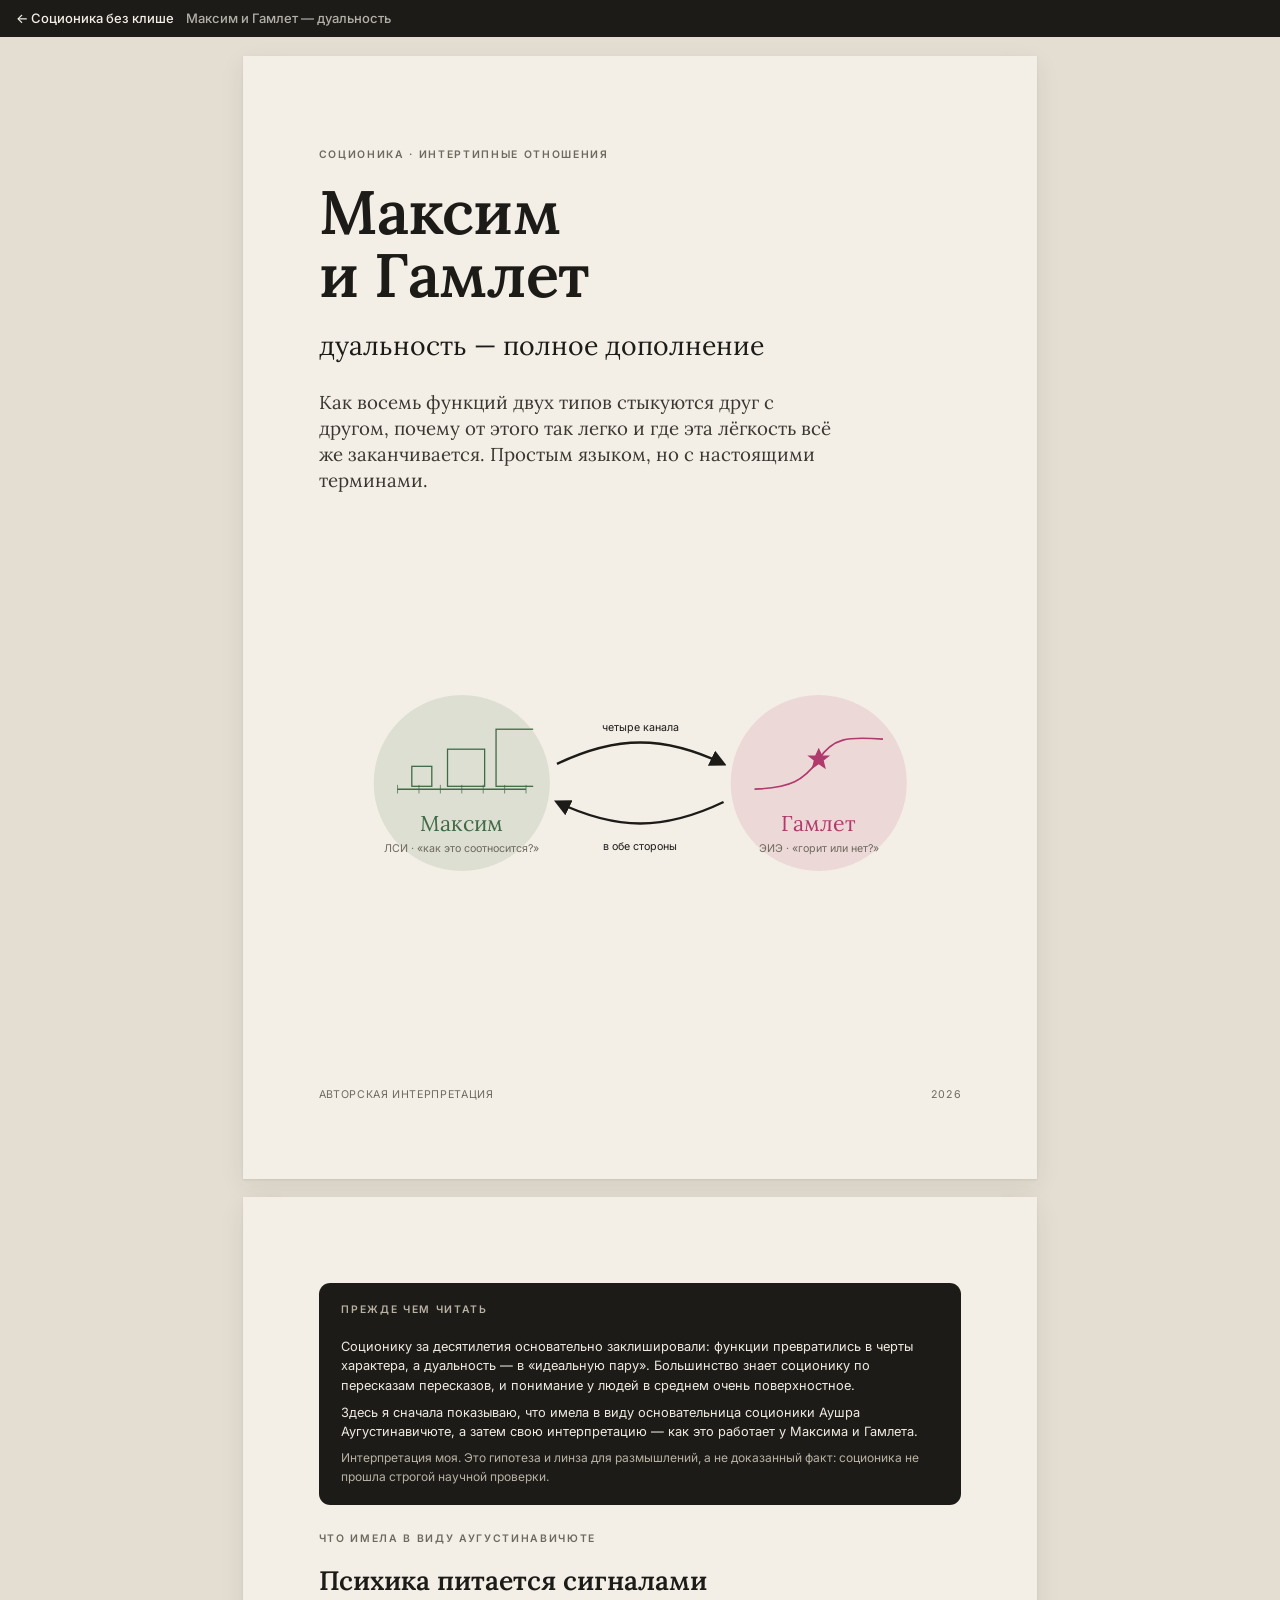
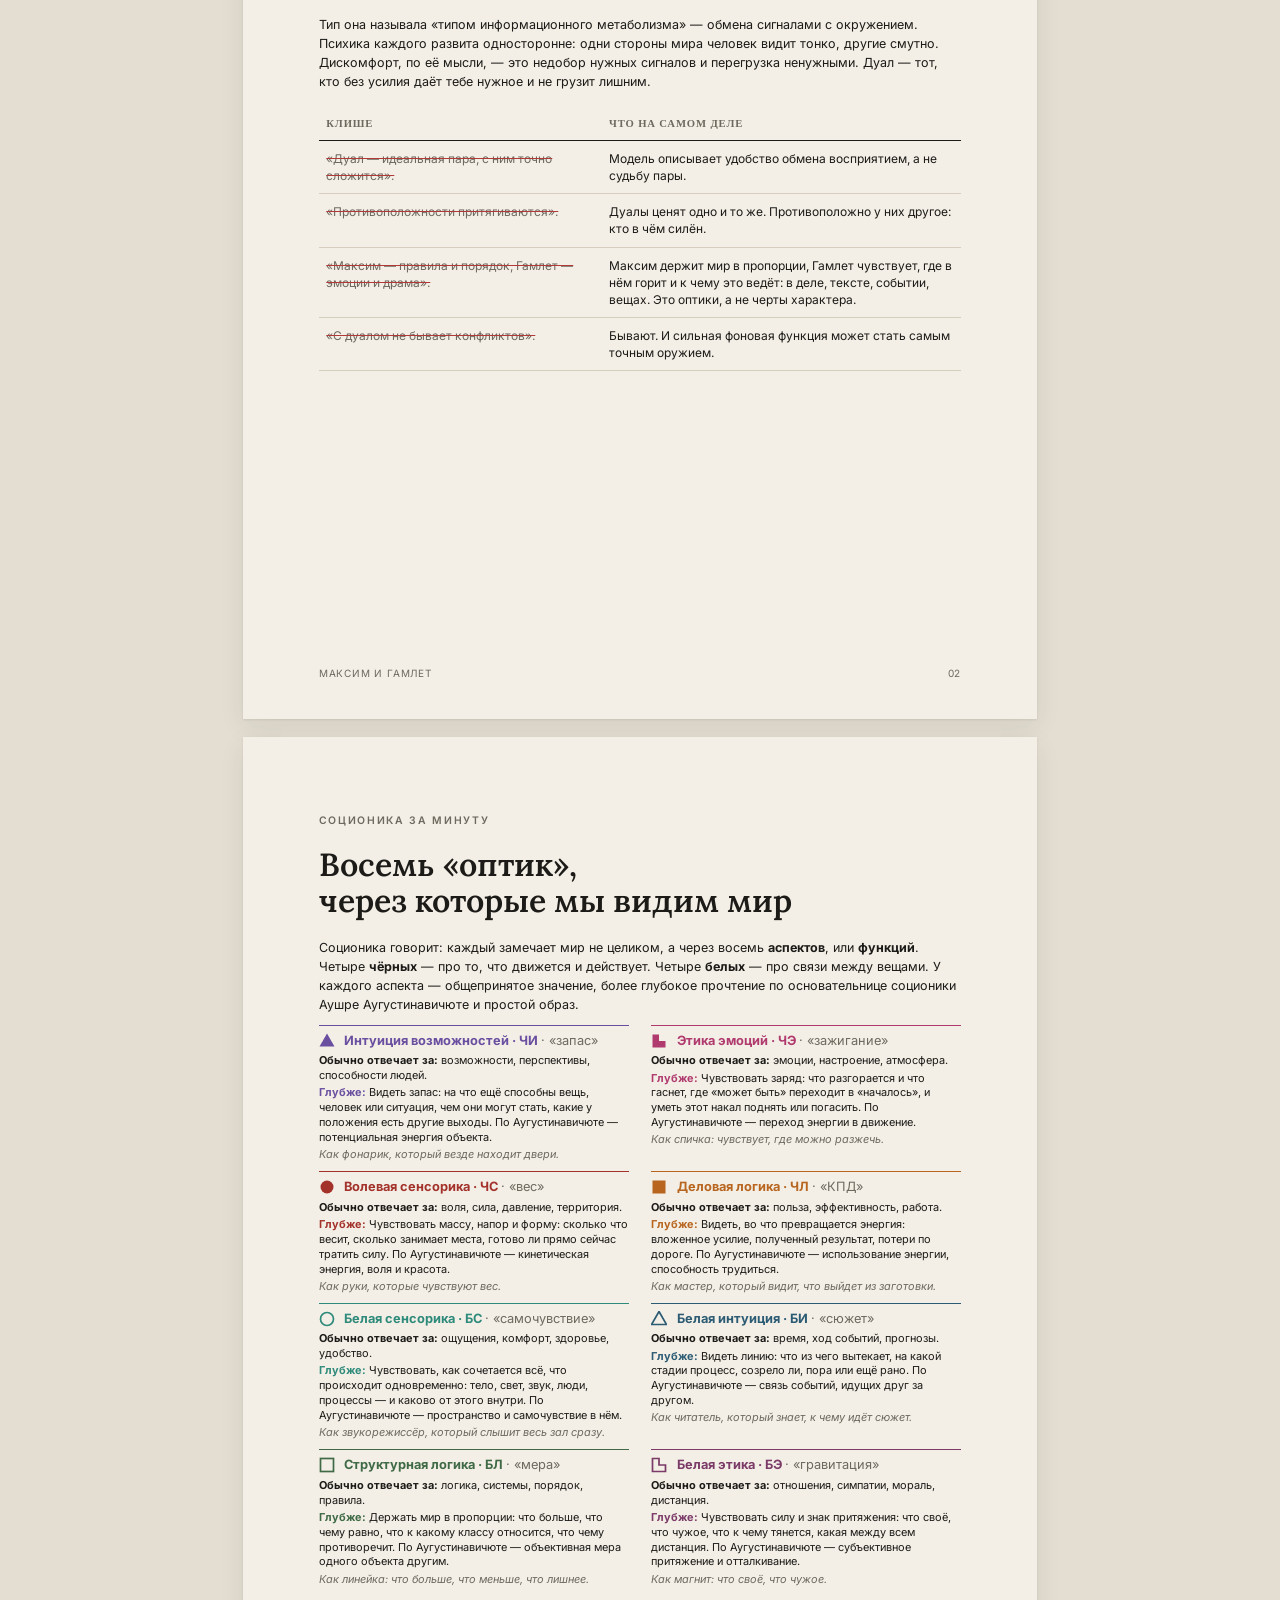
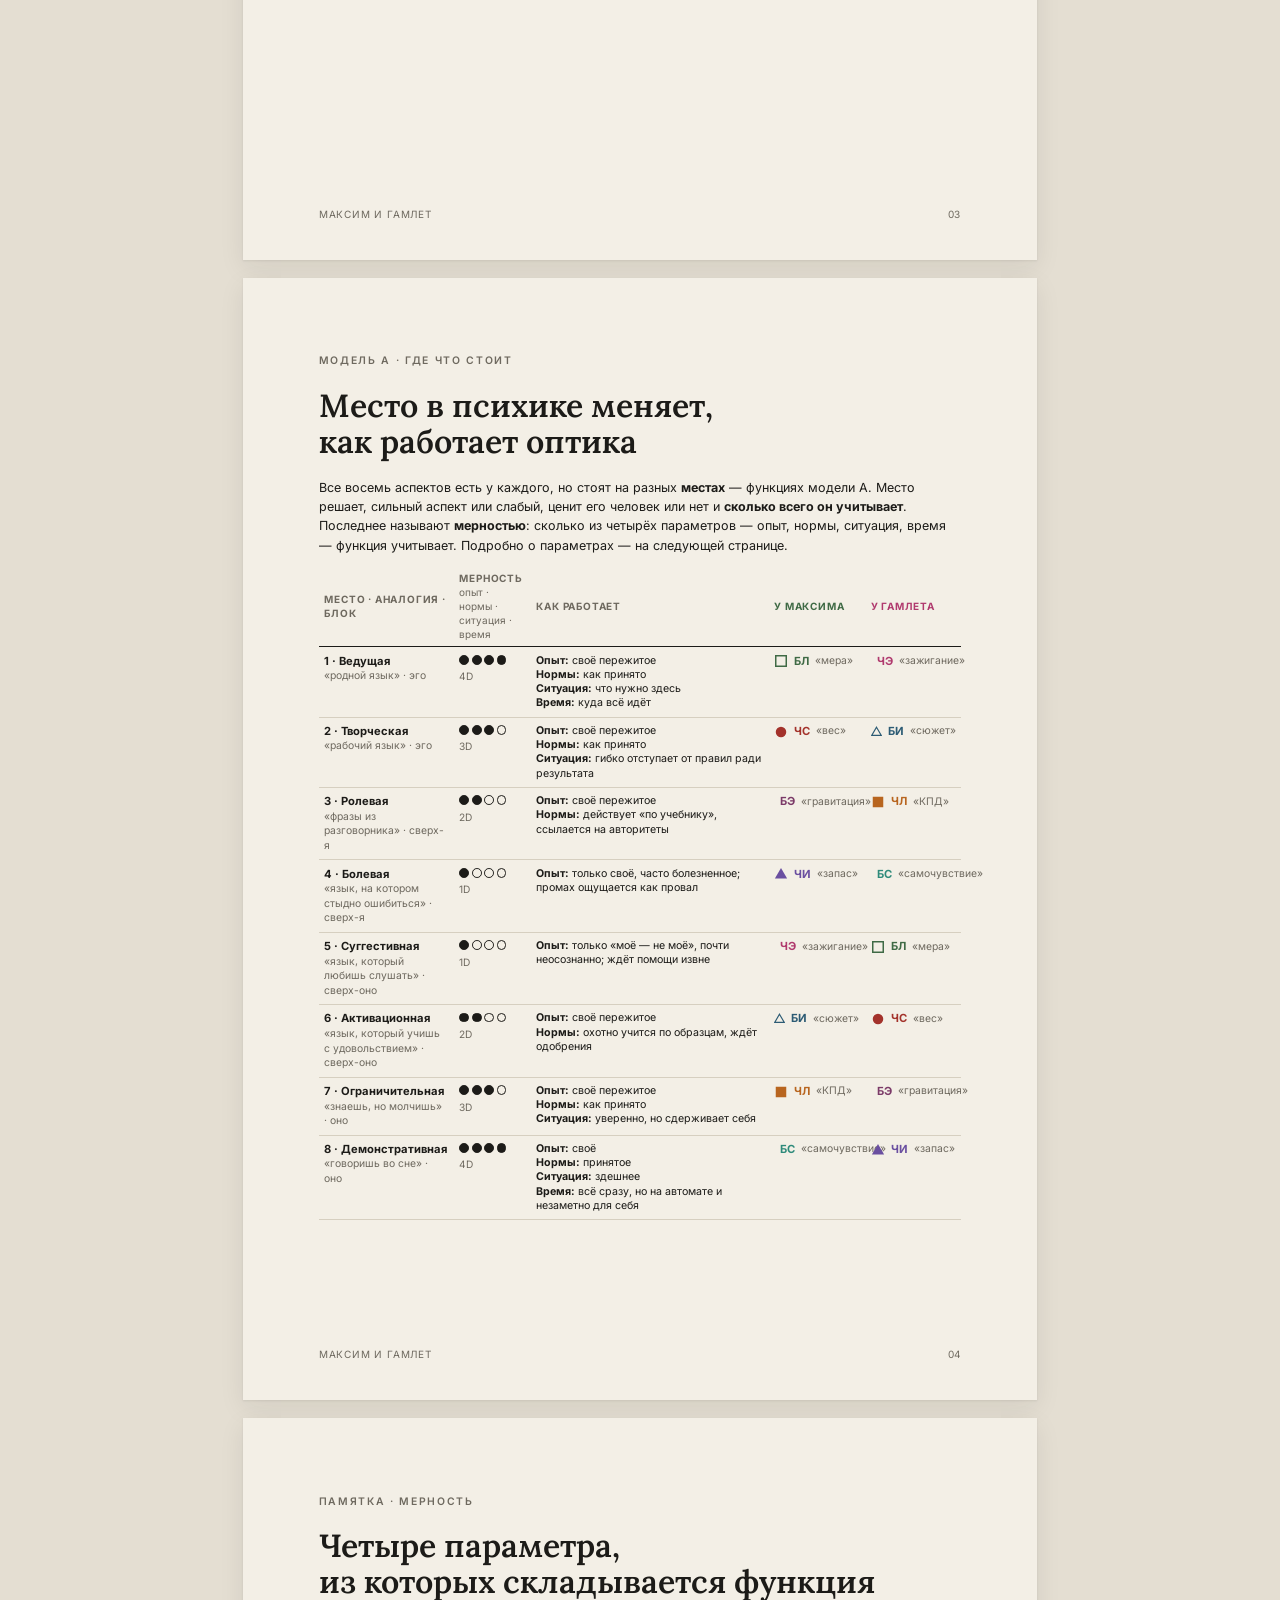
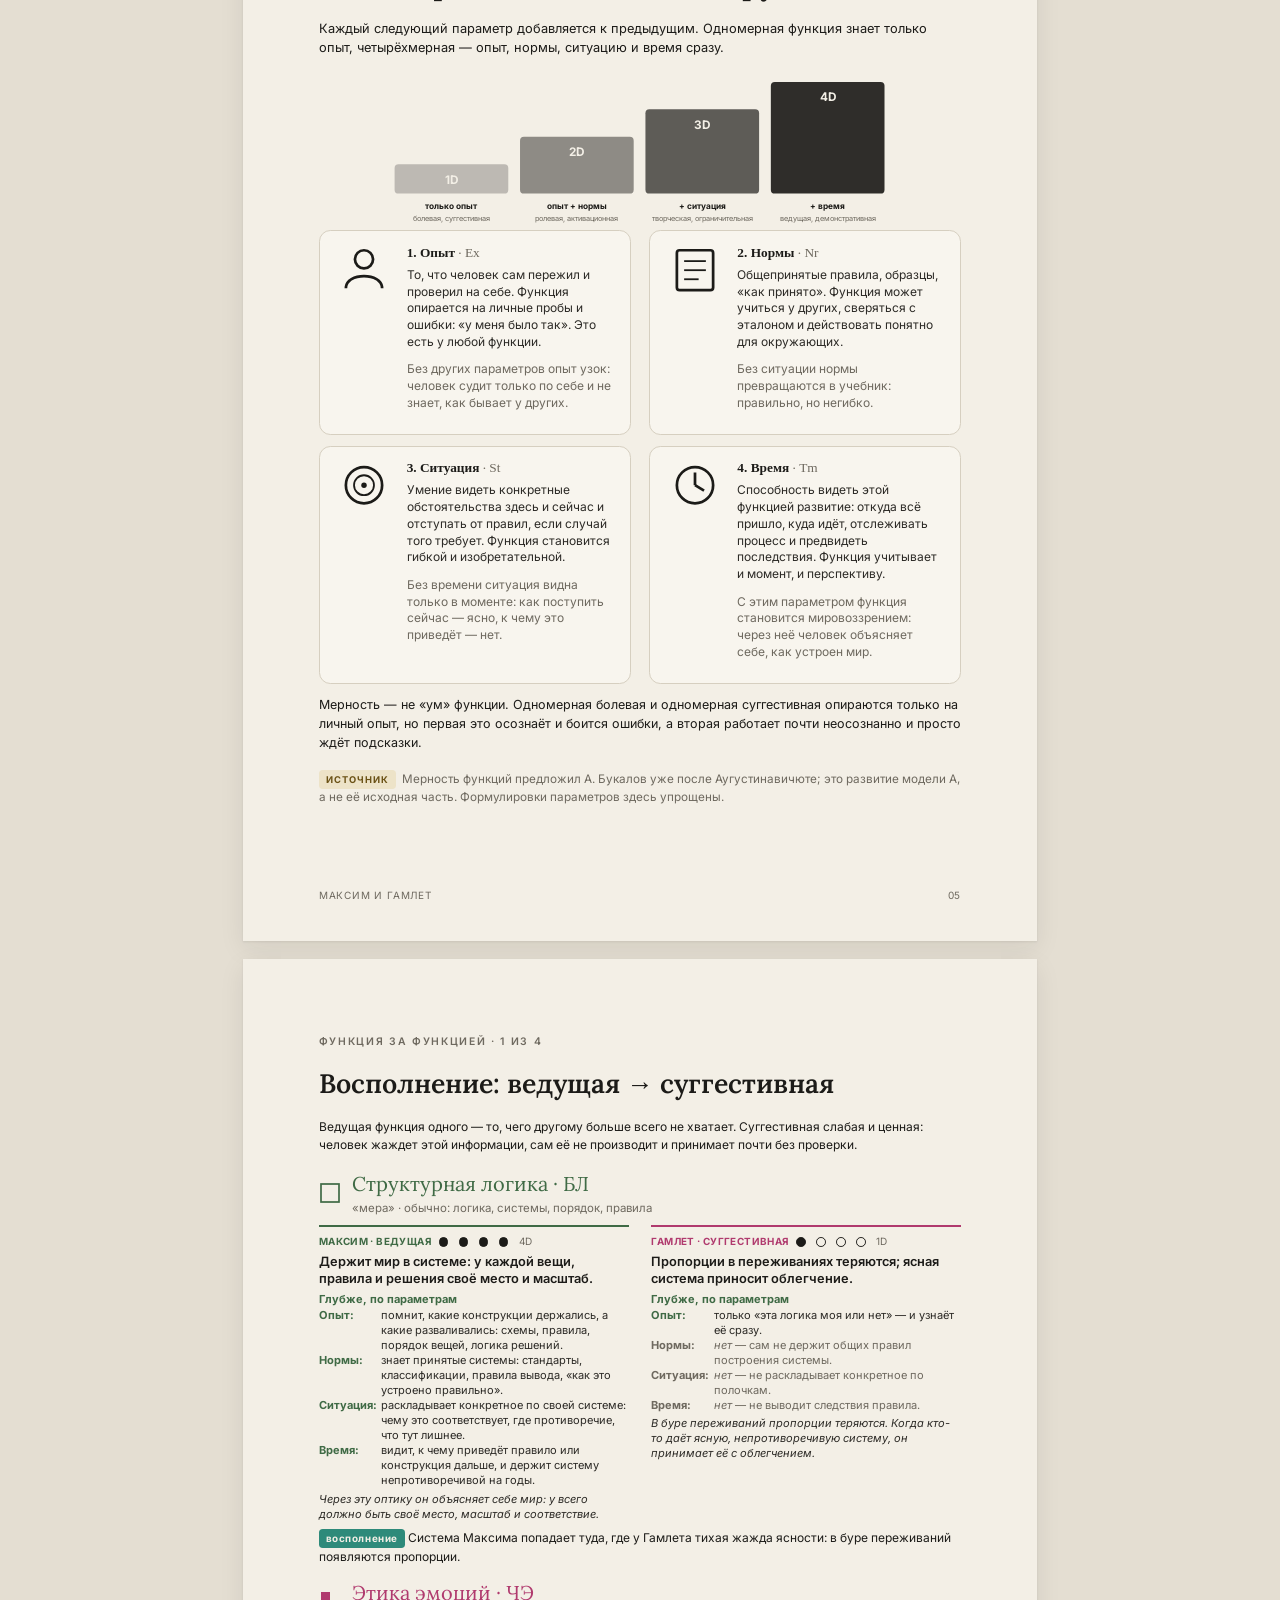
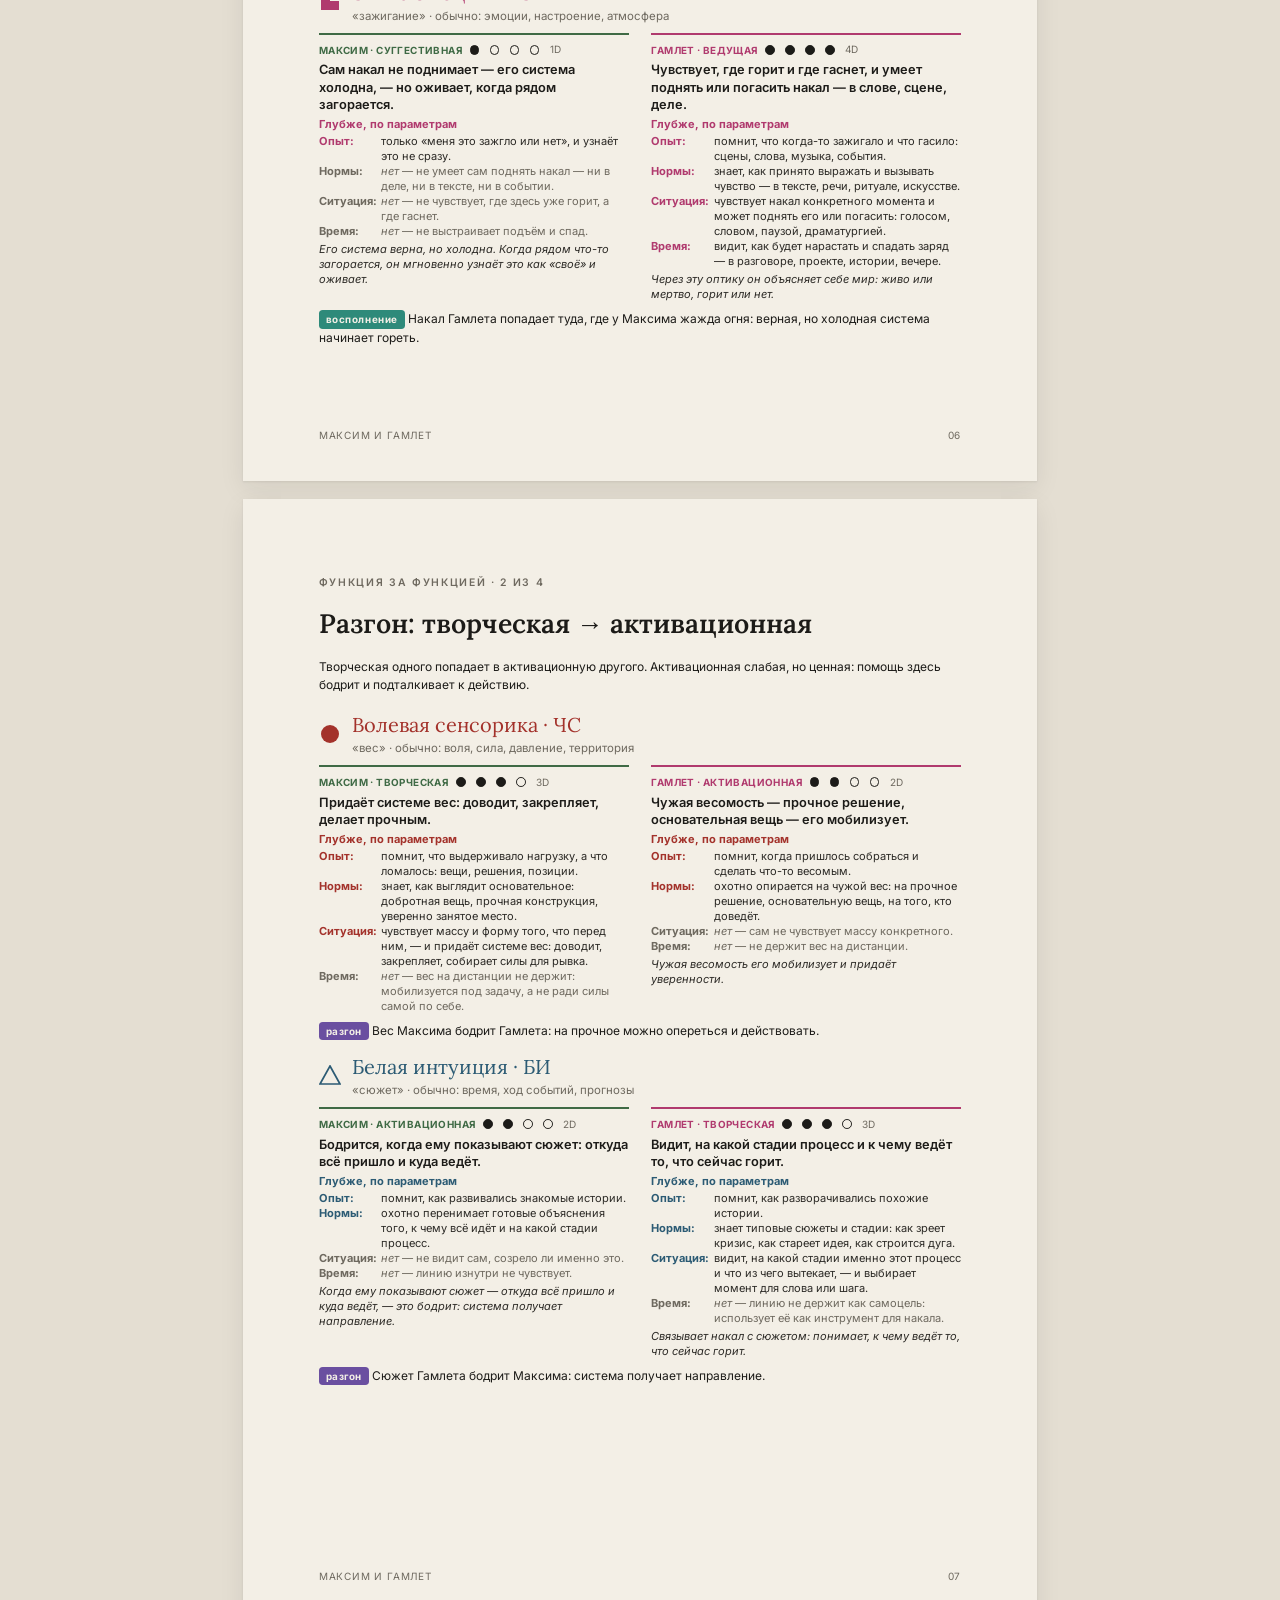
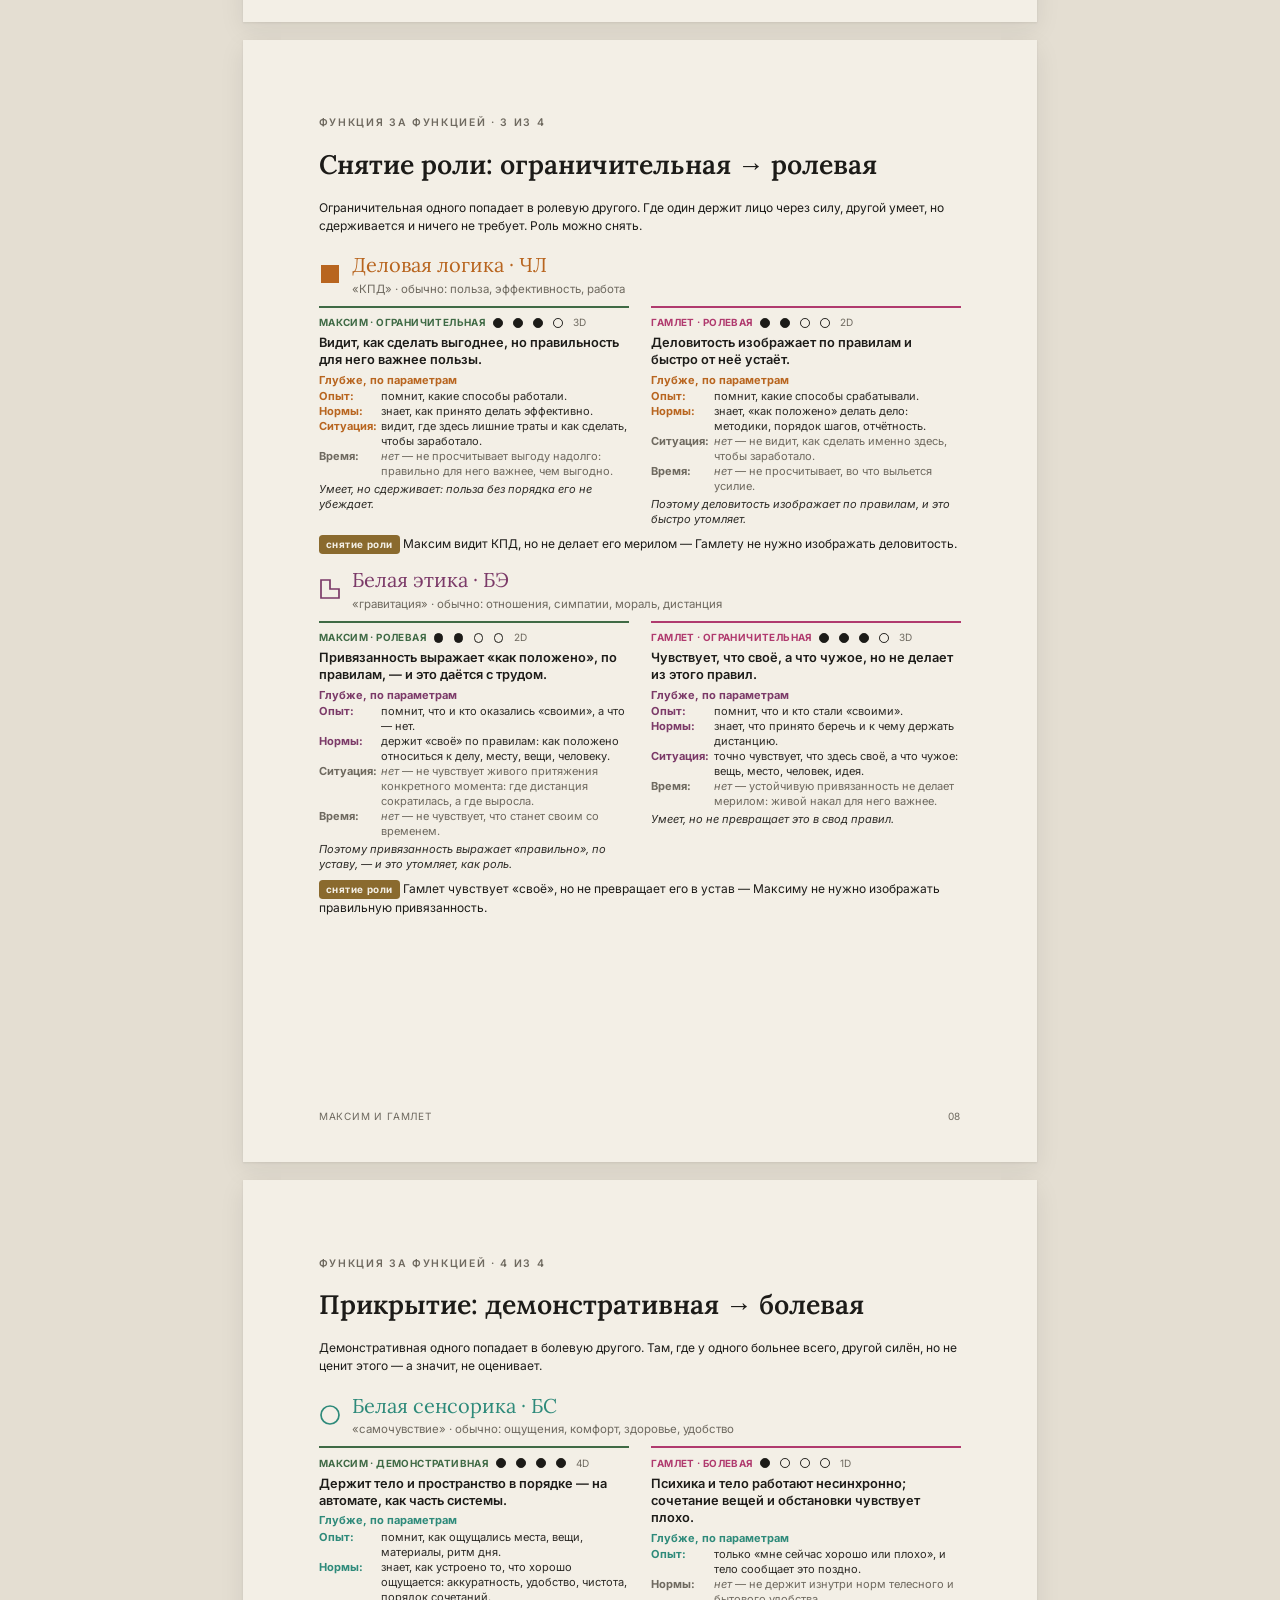
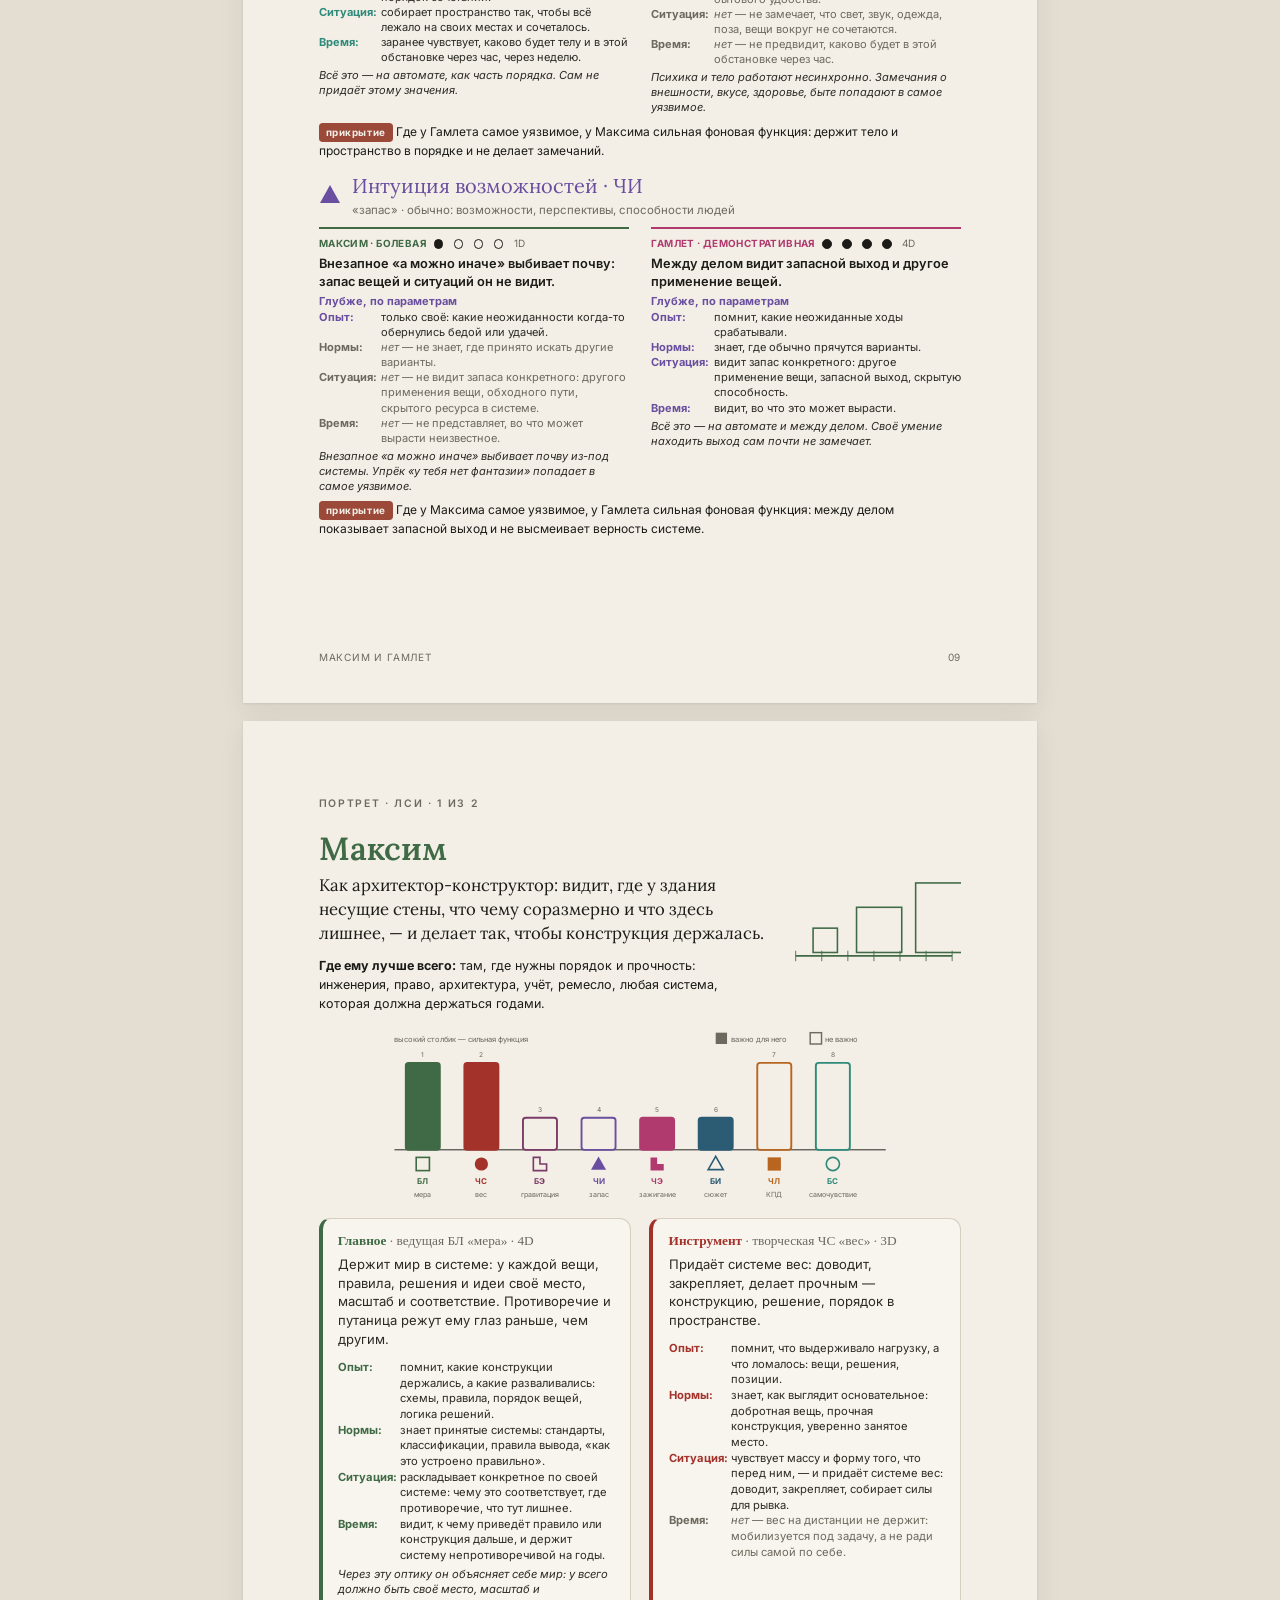
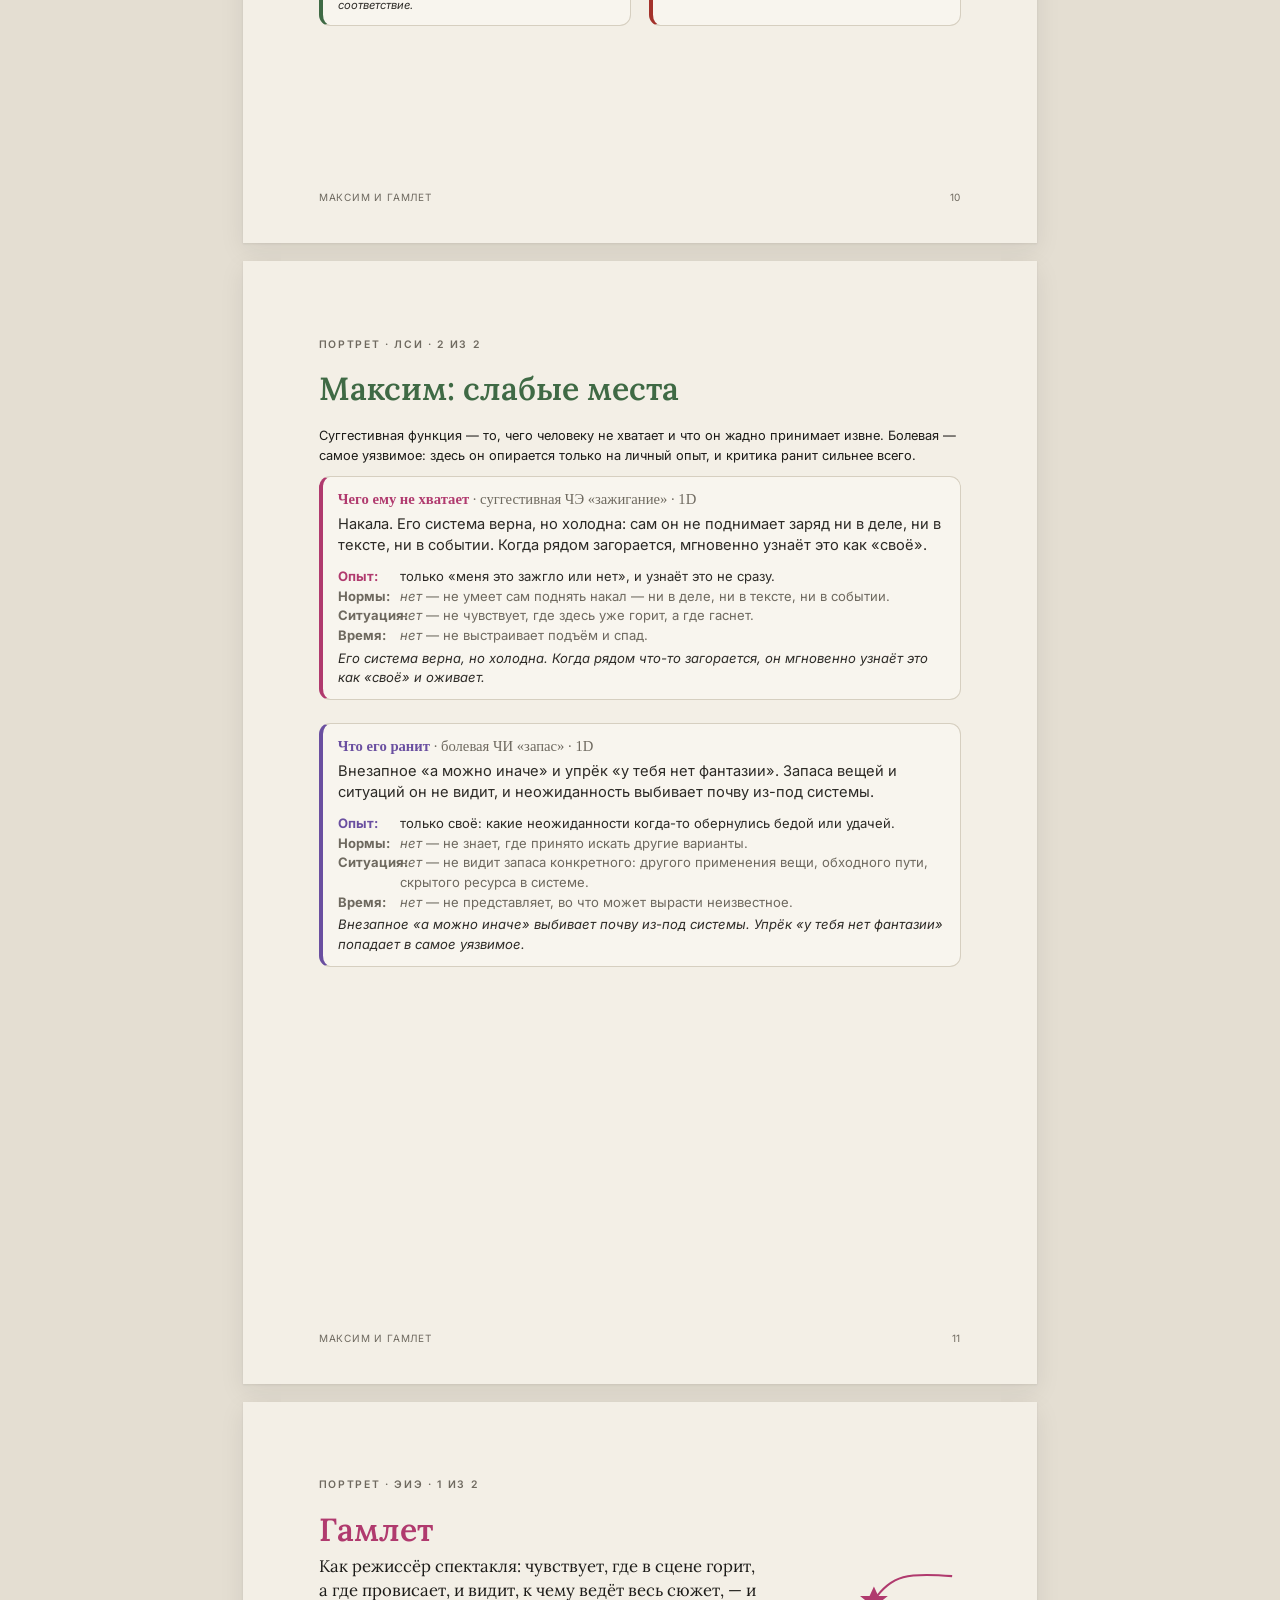
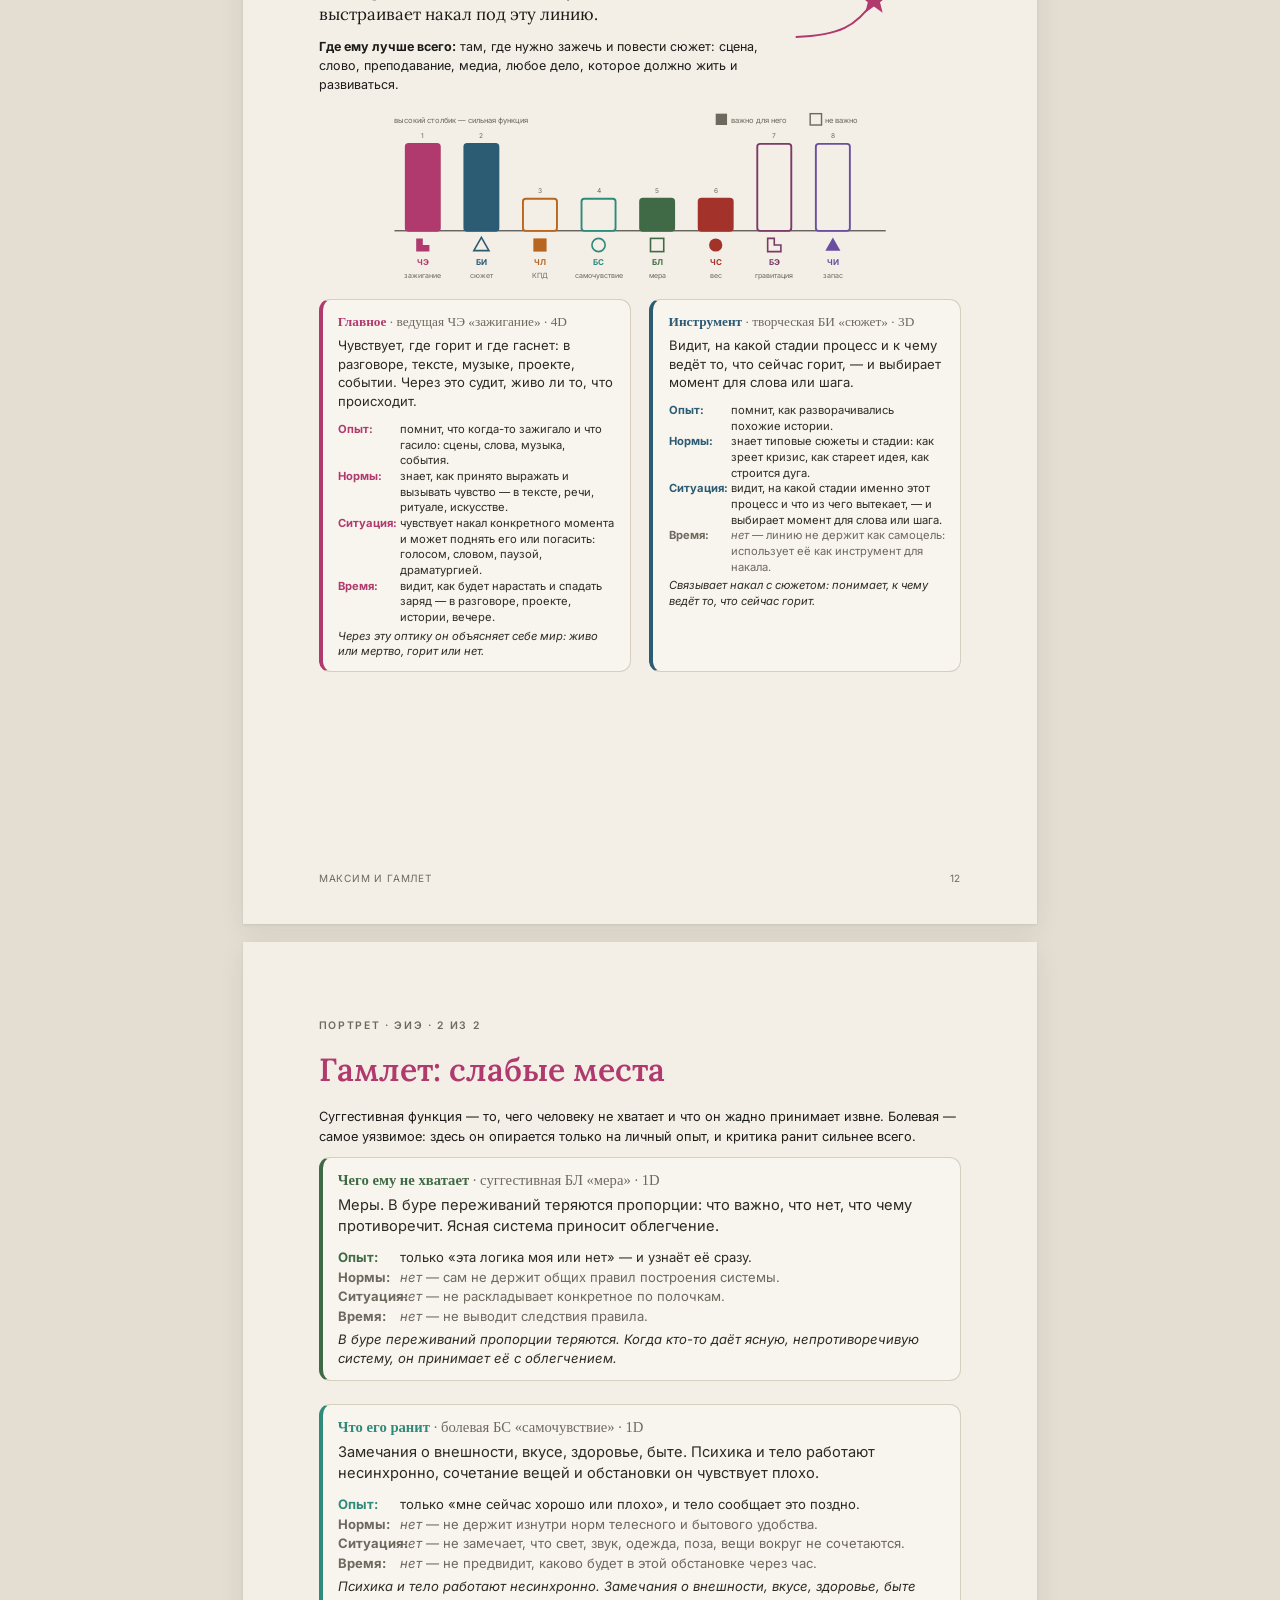
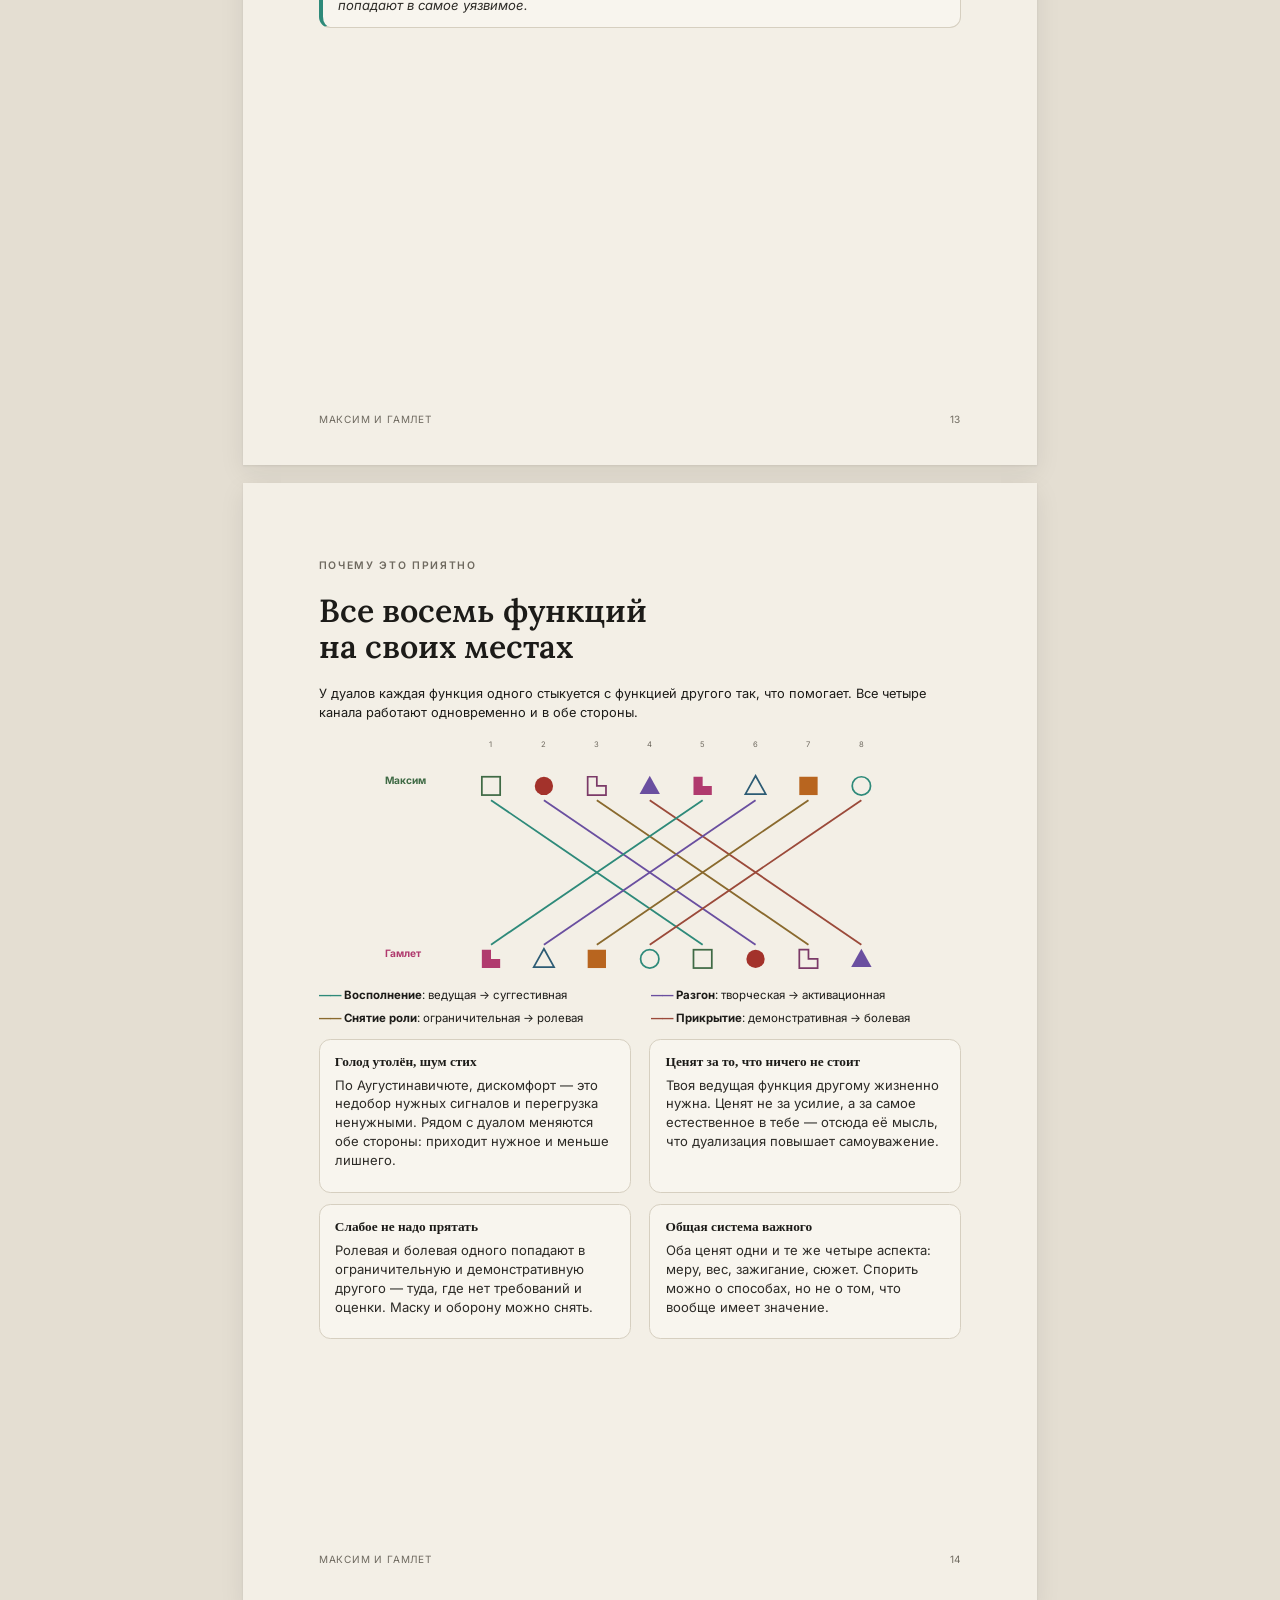
<file: docs/maxim_gamlet.html>
<!doctype html><html lang="ru"><head><meta charset="utf-8"><title>Максим и Гамлет: дуальность</title><link rel="stylesheet" href="series.css"><meta name="viewport" content="width=device-width, initial-scale=1"><link rel="preconnect" href="https://fonts.googleapis.com"><link rel="stylesheet" href="https://fonts.googleapis.com/css2?family=Inter:wght@400;500;600;700&family=Lora:ital,wght@0,400;0,600;1,400&display=swap">
<style>
@media screen{
 html,body{background:#E4DED2}
 body{padding:56px 0 40px}
 .page{margin:0 auto 18px;box-shadow:0 1px 2px rgba(28,27,24,.08),0 8px 24px rgba(28,27,24,.08);background:#F3EFE6}
 .kb-bar{position:fixed;top:0;left:0;right:0;z-index:50;display:flex;align-items:center;gap:12px;padding:10px max(16px,env(safe-area-inset-right,0px)) 10px max(16px,env(safe-area-inset-left,0px));padding-top:calc(10px + env(safe-area-inset-top,0px));background:#1C1B18;color:#F3EFE6;font:500 13px/1.3 Inter,system-ui,sans-serif}
 .kb-bar a{color:#F3EFE6;text-decoration:none;white-space:nowrap}
 .kb-bar a:hover{text-decoration:underline}
 .kb-bar .t{opacity:.7;overflow:hidden;text-overflow:ellipsis;white-space:nowrap;min-width:0}
}
@media print{.kb-bar{display:none}}
</style>
<script>
(function(){function fit(){var w=document.documentElement.clientWidth;var z=Math.min(1,(w-24)/794);document.querySelectorAll('.page').forEach(function(p){p.style.zoom=z;});}
window.addEventListener('resize',fit);document.addEventListener('DOMContentLoaded',fit);})();
</script></head><body><nav class="kb-bar"><a href="../index.html">← Соционика без клише</a><span class="t">Максим и Гамлет — дуальность</span></nav><section class="page cover">
<style>
.dx-h2{font-family:"Lora",serif;font-weight:600;font-size:24pt;line-height:1.12;margin-bottom:5mm}
.dx-kick{font-size:7.8pt;letter-spacing:.16em;text-transform:uppercase;color:#6E695F;font-weight:600;margin-bottom:5mm}
.dx-lead{font-family:"Lora",serif;font-size:13pt;line-height:1.45;margin-bottom:5mm}
.dx-p{margin-bottom:2.8mm}
.dx-h3{font-family:"Inter Display","Inter",sans-serif;font-weight:700;font-size:11.5pt;margin:4mm 0 1.5mm}
.dx-props{display:grid;grid-template-columns:1fr 1fr 1fr;gap:4mm;margin:2mm 0 4mm}
.dx-prop{border-top:2px solid #1C1B18;padding-top:2.5mm}
.dx-prop h4{font-family:"Inter Display";font-weight:700;font-size:10.5pt;margin-bottom:1mm}
.dx-prop p{font-size:9pt;line-height:1.45;color:#2c2a26}
.dx-rows{border-top:1.5px solid #1C1B18;margin-top:1mm}
.dx-row{display:grid;grid-template-columns:38mm 1fr;gap:5mm;padding:2.6mm 0;border-bottom:1px solid #D6CFC0}
.dx-row .k{font-family:"Inter Display";font-weight:700;font-size:9pt;letter-spacing:.02em}
.dx-row .v{font-size:9.6pt;line-height:1.48;color:#2c2a26}
.dx-cmp{margin-top:4mm;border-radius:3mm;padding:4mm 5mm;background:#ECE6DA}
.dx-cmp p{font-size:9.3pt;line-height:1.48;margin:0}
.dx-cards{display:grid;grid-template-columns:1fr 1fr;gap:4mm}
.dx-card{border-top:2px solid #1C1B18;padding-top:2.5mm}
.dx-card h4{font-family:"Inter Display";font-weight:700;font-size:10.5pt;margin-bottom:1.2mm}
.dx-card p{font-size:9.2pt;line-height:1.45;color:#2c2a26;margin:0}
.dx-final{font-family:"Lora",serif;font-size:13pt;line-height:1.42;margin:4mm 0}
.dx-src{font-size:7.6pt;color:#6E695F;line-height:1.5}
.dx-src b{color:#1C1B18;font-weight:600}
.dx-tag{display:inline-block;font-size:7pt;letter-spacing:.1em;text-transform:uppercase;font-weight:700;padding:.6mm 2mm;border-radius:1mm;margin-right:1.5mm;vertical-align:middle}
.dx-tag.f{background:#DDE6D8;color:#2F4A28} .dx-tag.i{background:#EDE3C8;color:#6B5216}
.dx-rule{height:1px;background:#D6CFC0;margin:4mm 0}
.dx-fig svg{display:block;width:100%;height:auto}
.dx-cap{font-size:7.8pt;color:#6E695F;margin-top:1.5mm}
</style>
<style>
.at-head{display:grid;grid-template-columns:1fr 62mm;gap:6mm;align-items:center;margin-bottom:3mm}
.at-formula{font-family:"Lora",serif;font-size:30pt;line-height:1}
.at-name{font-size:8pt;letter-spacing:.14em;text-transform:uppercase;font-weight:700;margin-bottom:2mm}
.at-where{font-size:8.5pt;color:#6E695F;margin-top:2mm}
.at-two{display:grid;grid-template-columns:1fr 1fr;gap:5mm;margin:2mm 0 3mm}
.at-cl{border-radius:3mm;padding:3.5mm 4.5mm;background:#ECE6DA}
.at-cl .lbl{font-size:7.5pt;letter-spacing:.12em;text-transform:uppercase;font-weight:700;color:#6E695F;margin-bottom:1.5mm}
.at-cl .txt{font-size:9.6pt;line-height:1.45}
.at-cl.x .txt{text-decoration:line-through;text-decoration-color:#B03A3A;text-decoration-thickness:1.5px;color:#6E695F}
.at-cl.ok{background:#F8F5EE;border:1.5px solid currentColor}
.at-base{border-radius:3mm;padding:4mm 5mm;color:#EFEAE0;background:#1C1B18;margin:2mm 0 3mm}
.at-base .lbl{font-size:7.5pt;letter-spacing:.12em;text-transform:uppercase;font-weight:700;color:#B9B2A3}
.at-base .q{font-family:"Lora",serif;font-size:14pt;margin:1.5mm 0}
.at-base .t{font-size:9.4pt;line-height:1.45;color:#D9D3C6}
.at-pos{display:grid;grid-template-columns:1fr 1fr;gap:5mm}
.at-pos .c{border-top:2px solid;padding-top:2mm}
.at-pos .c h4{font-family:"Inter Display";font-size:10pt;font-weight:700;margin-bottom:1mm}
.at-pos .c p{font-size:9.2pt;line-height:1.45;color:#2c2a26}
.at-between{margin-top:3mm;border-radius:3mm;padding:3mm 4.5mm;border:1.5px dashed #6E695F;font-size:9.4pt;line-height:1.45}
.big-num{font-family:"Lora",serif;font-size:40pt;line-height:1}
</style><style>
.pp{display:grid;grid-template-columns:1fr 1fr;gap:6mm}
.big{font-family:"Lora",serif;font-size:13.5pt;line-height:1.42}
.tag2{display:inline-block;font-size:7.4pt;font-weight:700;letter-spacing:.06em;padding:.5mm 1.8mm;border-radius:1mm;color:#F3EFE6}
.fx{display:grid;grid-template-columns:1fr 1fr;gap:3mm 5mm}
.fx .c{border-radius:3mm;padding:3mm 4mm;background:#F8F5EE;border:1px solid #D6CFC0}
.fx .c h4{font-family:"Inter Display";font-size:10pt;font-weight:700;margin-bottom:1mm}
.fx .c p{font-size:9.8pt;line-height:1.45;color:#2c2a26}
.tbl{width:100%;border-collapse:collapse;font-size:9.2pt;line-height:1.4}
.tbl th{font-size:7.5pt;letter-spacing:.08em;text-transform:uppercase;color:#6E695F;text-align:left;padding:1.5mm 1.5mm;border-bottom:1.5px solid #1C1B18}
.tbl td{padding:2.6mm 1.5mm;border-bottom:1px solid #D6CFC0;vertical-align:top}
.tight td{padding:1.6mm 1.5mm !important}
.mm p{font-size:9pt !important;line-height:1.4 !important}
.pos{font-size:7.4pt;font-weight:700;letter-spacing:.04em;text-transform:uppercase}
</style>
  <div>
    <div class="kicker">Соционика · интертипные отношения</div>
    <h1>Максим<br>и Гамлет</h1>
    <div style="font-family:Lora,serif;font-size:20pt;margin-top:5mm">дуальность — полное дополнение</div>
    <p class="sub" style="margin-top:6mm">Как восемь функций двух типов стыкуются друг с другом, почему от этого так легко и где эта лёгкость всё же заканчивается. Простым языком, но с настоящими терминами.</p>
  </div>
  <div class="dx-fig"><svg viewBox="0 0 540 220" xmlns="http://www.w3.org/2000/svg" font-family="Inter">
  <defs><marker id="k" viewBox="0 0 10 10" refX="8" refY="5" markerWidth="7" markerHeight="7" orient="auto"><path d="M0 0 L10 5 L0 10 z" fill="#1C1B18"/></marker></defs>
  <circle cx="120" cy="100" r="74" fill="#3F6A45" opacity=".12"/><circle cx="420" cy="100" r="74" fill="#B03A6E" opacity=".12"/>
  <svg x="60" y="50" width="120" height="66" viewBox="0 0 200 110" xmlns="http://www.w3.org/2000/svg" font-family="Inter"><defs><marker id="icTi" viewBox="0 0 10 10" refX="8" refY="5" markerWidth="5" markerHeight="5" orient="auto"><path d="M0 0 L10 5 L0 10 z" fill="#3F6A45"/></marker></defs><line x1="10" y1="92" x2="190" y2="92" stroke="#3F6A45" stroke-width="2"/><line x1="10" y1="86" x2="10" y2="98" stroke="#3F6A45" stroke-width="1"/><line x1="40" y1="86" x2="40" y2="98" stroke="#3F6A45" stroke-width="1"/><line x1="70" y1="86" x2="70" y2="98" stroke="#3F6A45" stroke-width="1"/><line x1="100" y1="86" x2="100" y2="98" stroke="#3F6A45" stroke-width="1"/><line x1="130" y1="86" x2="130" y2="98" stroke="#3F6A45" stroke-width="1"/><line x1="160" y1="86" x2="160" y2="98" stroke="#3F6A45" stroke-width="1"/><line x1="190" y1="86" x2="190" y2="98" stroke="#3F6A45" stroke-width="1"/><rect x="30" y="60" width="28" height="28" fill="none" stroke="#3F6A45" stroke-width="1.8"/><rect x="80" y="36" width="52" height="52" fill="none" stroke="#3F6A45" stroke-width="1.8"/><rect x="148" y="8" width="80" height="80" fill="none" stroke="#3F6A45" stroke-width="1.8"/></svg><svg x="360" y="50" width="120" height="66" viewBox="0 0 200 110" xmlns="http://www.w3.org/2000/svg" font-family="Inter"><defs><marker id="icFe" viewBox="0 0 10 10" refX="8" refY="5" markerWidth="5" markerHeight="5" orient="auto"><path d="M0 0 L10 5 L0 10 z" fill="#B03A6E"/></marker></defs><path d="M10 92 C 60 90, 80 80, 100 50 S 140 18, 190 22" fill="none" stroke="#B03A6E" stroke-width="2.4"/><g transform="translate(100,50)"><path d="M0 -16 L5 -5 L16 -5 L7 2 L10 14 L0 7 L-10 14 L-7 2 L-16 -5 L-5 -5 Z" fill="#B03A6E"/></g></svg>
  <text x="120" y="140" text-anchor="middle" font-family="Lora" font-size="18" fill="#3F6A45">Максим</text>
  <text x="420" y="140" text-anchor="middle" font-family="Lora" font-size="18" fill="#B03A6E">Гамлет</text>
  <text x="120" y="158" text-anchor="middle" font-size="9" fill="#6E695F">ЛСИ · «как это соотносится?»</text>
  <text x="420" y="158" text-anchor="middle" font-size="9" fill="#6E695F">ЭИЭ · «горит или нет?»</text>
  <path d="M200 84 C 250 60, 290 60, 340 84" fill="none" stroke="#1C1B18" stroke-width="2" marker-end="url(#k)"/>
  <path d="M340 116 C 290 140, 250 140, 200 116" fill="none" stroke="#1C1B18" stroke-width="2" marker-end="url(#k)"/>
  <text x="270" y="56" text-anchor="middle" font-size="9" fill="#1C1B18">четыре канала</text>
  <text x="270" y="156" text-anchor="middle" font-size="9" fill="#1C1B18">в обе стороны</text>
</svg></div>
  <div style="display:flex;justify-content:space-between;font-size:8pt;color:var(--muted);letter-spacing:.06em;text-transform:uppercase"><span>Авторская интерпретация</span><span>2026</span></div>
</section><section class="page">
  <div class="box disc">
    <div class="kicker">Прежде чем читать</div>
    <p>Соционику за десятилетия основательно заклишировали: функции превратились в черты характера, а дуальность — в «идеальную пару». Большинство знает соционику по пересказам пересказов, и понимание у людей в среднем очень поверхностное.</p>
    <p>Здесь я сначала показываю, что имела в виду основательница соционики Аушра Аугустинавичюте, а затем свою интерпретацию — как это работает у Максима и Гамлета.</p>
    <p style="margin:0;color:#B9B2A3;font-size:9pt">Интерпретация моя. Это гипотеза и линза для размышлений, а не доказанный факт: соционика не прошла строгой научной проверки.</p>
  </div>
  <div class="dx-kick" style="margin-top:2mm">Что имела в виду Аугустинавичюте</div>
  <div class="dx-h2" style="font-size:20pt">Психика питается сигналами</div>
  <p class="dx-p" style="font-size:9.4pt">Тип она называла «типом информационного метаболизма» — обмена сигналами с окружением. Психика каждого развита односторонне: одни стороны мира человек видит тонко, другие смутно. Дискомфорт, по её мысли, — это недобор нужных сигналов и перегрузка ненужными. Дуал — тот, кто без усилия даёт тебе нужное и не грузит лишним.</p>
  <table class="cmp" style="font-size:9pt"><tr><th>Клише</th><th>Что на самом деле</th></tr><tr><td style="font-weight:400;color:#6E695F;text-decoration:line-through;text-decoration-color:#B03A3A;width:44%">«Дуал — идеальная пара, с ним точно сложится».</td><td style="font-weight:400">Модель описывает удобство обмена восприятием, а не судьбу пары.</td></tr><tr><td style="font-weight:400;color:#6E695F;text-decoration:line-through;text-decoration-color:#B03A3A;width:44%">«Противоположности притягиваются».</td><td style="font-weight:400">Дуалы ценят одно и то же. Противоположно у них другое: кто в чём силён.</td></tr><tr><td style="font-weight:400;color:#6E695F;text-decoration:line-through;text-decoration-color:#B03A3A;width:44%">«Максим — правила и порядок, Гамлет — эмоции и драма».</td><td style="font-weight:400">Максим держит мир в пропорции, Гамлет чувствует, где в нём горит и к чему это ведёт: в деле, тексте, событии, вещах. Это оптики, а не черты характера.</td></tr><tr><td style="font-weight:400;color:#6E695F;text-decoration:line-through;text-decoration-color:#B03A3A;width:44%">«С дуалом не бывает конфликтов».</td><td style="font-weight:400">Бывают. И сильная фоновая функция может стать самым точным оружием.</td></tr></table>
<div class="folio"><span>Максим и Гамлет</span><span>02</span></div></section><section class="page">
  <div class="dx-kick">Соционика за минуту</div>
  <div class="dx-h2">Восемь «оптик»,<br>через которые мы видим мир</div>
  <p class="dx-p" style="font-size:9.4pt">Соционика говорит: каждый замечает мир не целиком, а через восемь <b>аспектов</b>, или <b>функций</b>. Четыре <b>чёрных</b> — про то, что движется и действует. Четыре <b>белых</b> — про связи между вещами. У каждого аспекта — общепринятое значение, более глубокое прочтение по основательнице соционики Аушре Аугустинавичюте и простой образ.</p>
  <div style="display:grid;grid-template-columns:1fr 1fr;gap:2.4mm 6mm"><div style="border-top:1.5px solid #6A4FA0;padding-top:1.4mm">
  <div style="display:flex;gap:2.5mm;align-items:center"><svg width="16" height="16" viewBox="-8 -8 16 16"><polygon points="0,-7.5 7.5,5.5 -7.5,5.5" fill="#6A4FA0"/></svg><div style="font-size:9.6pt;font-weight:700;color:#6A4FA0">Интуиция возможностей · ЧИ <span style="font-weight:400;color:#6E695F">· «запас»</span></div></div>
  <div style="font-size:8.2pt;line-height:1.36;margin-top:.8mm"><b>Обычно отвечает за:</b> возможности, перспективы, способности людей.</div>
  <div style="font-size:8.2pt;line-height:1.36;margin-top:.6mm"><b style="color:#6A4FA0">Глубже:</b> Видеть запас: на что ещё способны вещь, человек или ситуация, чем они могут стать, какие у положения есть другие выходы. По Аугустинавичюте — потенциальная энергия объекта.</div>
  <div style="font-size:8.2pt;line-height:1.36;color:#6E695F;margin-top:.6mm;font-style:italic">Как фонарик, который везде находит двери.</div></div><div style="border-top:1.5px solid #B03A6E;padding-top:1.4mm">
  <div style="display:flex;gap:2.5mm;align-items:center"><svg width="16" height="16" viewBox="-8 -8 16 16"><path d="M-6.5 -6.5 H0 V0 H6.5 V6.5 H-6.5 Z" fill="#B03A6E"/></svg><div style="font-size:9.6pt;font-weight:700;color:#B03A6E">Этика эмоций · ЧЭ <span style="font-weight:400;color:#6E695F">· «зажигание»</span></div></div>
  <div style="font-size:8.2pt;line-height:1.36;margin-top:.8mm"><b>Обычно отвечает за:</b> эмоции, настроение, атмосфера.</div>
  <div style="font-size:8.2pt;line-height:1.36;margin-top:.6mm"><b style="color:#B03A6E">Глубже:</b> Чувствовать заряд: что разгорается и что гаснет, где «может быть» переходит в «началось», и уметь этот накал поднять или погасить. По Аугустинавичюте — переход энергии в движение.</div>
  <div style="font-size:8.2pt;line-height:1.36;color:#6E695F;margin-top:.6mm;font-style:italic">Как спичка: чувствует, где можно разжечь.</div></div><div style="border-top:1.5px solid #A3322B;padding-top:1.4mm">
  <div style="display:flex;gap:2.5mm;align-items:center"><svg width="16" height="16" viewBox="-8 -8 16 16"><circle cx="0" cy="0" r="6.5" fill="#A3322B"/></svg><div style="font-size:9.6pt;font-weight:700;color:#A3322B">Волевая сенсорика · ЧС <span style="font-weight:400;color:#6E695F">· «вес»</span></div></div>
  <div style="font-size:8.2pt;line-height:1.36;margin-top:.8mm"><b>Обычно отвечает за:</b> воля, сила, давление, территория.</div>
  <div style="font-size:8.2pt;line-height:1.36;margin-top:.6mm"><b style="color:#A3322B">Глубже:</b> Чувствовать массу, напор и форму: сколько что весит, сколько занимает места, готово ли прямо сейчас тратить силу. По Аугустинавичюте — кинетическая энергия, воля и красота.</div>
  <div style="font-size:8.2pt;line-height:1.36;color:#6E695F;margin-top:.6mm;font-style:italic">Как руки, которые чувствуют вес.</div></div><div style="border-top:1.5px solid #B8651F;padding-top:1.4mm">
  <div style="display:flex;gap:2.5mm;align-items:center"><svg width="16" height="16" viewBox="-8 -8 16 16"><rect x="-6.5" y="-6.5" width="13.0" height="13.0" fill="#B8651F"/></svg><div style="font-size:9.6pt;font-weight:700;color:#B8651F">Деловая логика · ЧЛ <span style="font-weight:400;color:#6E695F">· «КПД»</span></div></div>
  <div style="font-size:8.2pt;line-height:1.36;margin-top:.8mm"><b>Обычно отвечает за:</b> польза, эффективность, работа.</div>
  <div style="font-size:8.2pt;line-height:1.36;margin-top:.6mm"><b style="color:#B8651F">Глубже:</b> Видеть, во что превращается энергия: вложенное усилие, полученный результат, потери по дороге. По Аугустинавичюте — использование энергии, способность трудиться.</div>
  <div style="font-size:8.2pt;line-height:1.36;color:#6E695F;margin-top:.6mm;font-style:italic">Как мастер, который видит, что выйдет из заготовки.</div></div><div style="border-top:1.5px solid #2E8A7A;padding-top:1.4mm">
  <div style="display:flex;gap:2.5mm;align-items:center"><svg width="16" height="16" viewBox="-8 -8 16 16"><circle cx="0" cy="0" r="6.5" fill="none" stroke="#2E8A7A" stroke-width="1.7"/></svg><div style="font-size:9.6pt;font-weight:700;color:#2E8A7A">Белая сенсорика · БС <span style="font-weight:400;color:#6E695F">· «самочувствие»</span></div></div>
  <div style="font-size:8.2pt;line-height:1.36;margin-top:.8mm"><b>Обычно отвечает за:</b> ощущения, комфорт, здоровье, удобство.</div>
  <div style="font-size:8.2pt;line-height:1.36;margin-top:.6mm"><b style="color:#2E8A7A">Глубже:</b> Чувствовать, как сочетается всё, что происходит одновременно: тело, свет, звук, люди, процессы — и каково от этого внутри. По Аугустинавичюте — пространство и самочувствие в нём.</div>
  <div style="font-size:8.2pt;line-height:1.36;color:#6E695F;margin-top:.6mm;font-style:italic">Как звукорежиссёр, который слышит весь зал сразу.</div></div><div style="border-top:1.5px solid #2C5B74;padding-top:1.4mm">
  <div style="display:flex;gap:2.5mm;align-items:center"><svg width="16" height="16" viewBox="-8 -8 16 16"><polygon points="0,-7.5 7.5,5.5 -7.5,5.5" fill="none" stroke="#2C5B74" stroke-width="1.7"/></svg><div style="font-size:9.6pt;font-weight:700;color:#2C5B74">Белая интуиция · БИ <span style="font-weight:400;color:#6E695F">· «сюжет»</span></div></div>
  <div style="font-size:8.2pt;line-height:1.36;margin-top:.8mm"><b>Обычно отвечает за:</b> время, ход событий, прогнозы.</div>
  <div style="font-size:8.2pt;line-height:1.36;margin-top:.6mm"><b style="color:#2C5B74">Глубже:</b> Видеть линию: что из чего вытекает, на какой стадии процесс, созрело ли, пора или ещё рано. По Аугустинавичюте — связь событий, идущих друг за другом.</div>
  <div style="font-size:8.2pt;line-height:1.36;color:#6E695F;margin-top:.6mm;font-style:italic">Как читатель, который знает, к чему идёт сюжет.</div></div><div style="border-top:1.5px solid #3F6A45;padding-top:1.4mm">
  <div style="display:flex;gap:2.5mm;align-items:center"><svg width="16" height="16" viewBox="-8 -8 16 16"><rect x="-6.5" y="-6.5" width="13.0" height="13.0" fill="none" stroke="#3F6A45" stroke-width="1.7"/></svg><div style="font-size:9.6pt;font-weight:700;color:#3F6A45">Структурная логика · БЛ <span style="font-weight:400;color:#6E695F">· «мера»</span></div></div>
  <div style="font-size:8.2pt;line-height:1.36;margin-top:.8mm"><b>Обычно отвечает за:</b> логика, системы, порядок, правила.</div>
  <div style="font-size:8.2pt;line-height:1.36;margin-top:.6mm"><b style="color:#3F6A45">Глубже:</b> Держать мир в пропорции: что больше, что чему равно, что к какому классу относится, что чему противоречит. По Аугустинавичюте — объективная мера одного объекта другим.</div>
  <div style="font-size:8.2pt;line-height:1.36;color:#6E695F;margin-top:.6mm;font-style:italic">Как линейка: что больше, что меньше, что лишнее.</div></div><div style="border-top:1.5px solid #7B3A68;padding-top:1.4mm">
  <div style="display:flex;gap:2.5mm;align-items:center"><svg width="16" height="16" viewBox="-8 -8 16 16"><path d="M-6.5 -6.5 H0 V0 H6.5 V6.5 H-6.5 Z" fill="none" stroke="#7B3A68" stroke-width="1.7"/></svg><div style="font-size:9.6pt;font-weight:700;color:#7B3A68">Белая этика · БЭ <span style="font-weight:400;color:#6E695F">· «гравитация»</span></div></div>
  <div style="font-size:8.2pt;line-height:1.36;margin-top:.8mm"><b>Обычно отвечает за:</b> отношения, симпатии, мораль, дистанция.</div>
  <div style="font-size:8.2pt;line-height:1.36;margin-top:.6mm"><b style="color:#7B3A68">Глубже:</b> Чувствовать силу и знак притяжения: что своё, что чужое, что к чему тянется, какая между всем дистанция. По Аугустинавичюте — субъективное притяжение и отталкивание.</div>
  <div style="font-size:8.2pt;line-height:1.36;color:#6E695F;margin-top:.6mm;font-style:italic">Как магнит: что своё, что чужое.</div></div></div>
<div class="folio"><span>Максим и Гамлет</span><span>03</span></div></section><section class="page">
  <div class="dx-kick">Модель А · где что стоит</div>
  <div class="dx-h2">Место в психике меняет,<br>как работает оптика</div>
  <p class="dx-p" style="font-size:9.4pt">Все восемь аспектов есть у каждого, но стоят на разных <b>местах</b> — функциях модели А. Место решает, сильный аспект или слабый, ценит его человек или нет и <b>сколько всего он учитывает</b>. Последнее называют <b>мерностью</b>: сколько из четырёх параметров — опыт, нормы, ситуация, время — функция учитывает. Подробно о параметрах — на следующей странице.</p>
  <table class="tbl tight" style="table-layout:fixed;font-size:8.4pt"><colgroup><col style="width:21%"><col style="width:12%"><col style="width:37%"><col style="width:15%"><col style="width:15%"></colgroup><tr><th>Место · аналогия · блок</th><th>Мерность<br><span style="font-weight:400;text-transform:none;letter-spacing:0">опыт · нормы · ситуация · время</span></th><th>Как работает</th><th style="color:#3F6A45">У Максима</th><th style="color:#B03A6E">У Гамлета</th></tr><tr><td style="width:22%"><b>1 · Ведущая</b><div style="font-size:7.8pt;color:#6E695F">«родной язык» · эго</div></td>
  <td style="width:11%"><span title="опыт" style="display:inline-block;width:2.6mm;height:2.6mm;border-radius:50%;margin-right:.7mm;background:#1C1B18;border:1px solid #1C1B18"></span><span title="нормы" style="display:inline-block;width:2.6mm;height:2.6mm;border-radius:50%;margin-right:.7mm;background:#1C1B18;border:1px solid #1C1B18"></span><span title="ситуация" style="display:inline-block;width:2.6mm;height:2.6mm;border-radius:50%;margin-right:.7mm;background:#1C1B18;border:1px solid #1C1B18"></span><span title="время" style="display:inline-block;width:2.6mm;height:2.6mm;border-radius:50%;margin-right:.7mm;background:#1C1B18;border:1px solid #1C1B18"></span><div style="font-size:7.6pt;color:#6E695F">4D</div></td>
  <td style="width:34%;font-size:8pt;line-height:1.34"><div><b>Опыт:</b> своё пережитое</div><div><b>Нормы:</b> как принято</div><div><b>Ситуация:</b> что нужно здесь</div><div><b>Время:</b> куда всё идёт</div></td>
  <td style="width:15%"><div style="display:flex;gap:1.6mm;align-items:center"><svg width="14" height="14" viewBox="-8 -8 16 16"><rect x="-6" y="-6" width="12" height="12" fill="none" stroke="#3F6A45" stroke-width="1.7"/></svg><b style="color:#3F6A45">БЛ</b><span style="color:#6E695F;font-size:7.8pt">«мера»</span></div></td><td><div style="display:flex;gap:1.6mm;align-items:center"><svg width="14" height="14" viewBox="-8 -8 16 16"><path d="M-6 -6 H0 V0 H6 V6 H-6 Z" fill="#B03A6E"/></svg><b style="color:#B03A6E">ЧЭ</b><span style="color:#6E695F;font-size:7.8pt">«зажигание»</span></div></td></tr><tr><td style="width:22%"><b>2 · Творческая</b><div style="font-size:7.8pt;color:#6E695F">«рабочий язык» · эго</div></td>
  <td style="width:11%"><span title="опыт" style="display:inline-block;width:2.6mm;height:2.6mm;border-radius:50%;margin-right:.7mm;background:#1C1B18;border:1px solid #1C1B18"></span><span title="нормы" style="display:inline-block;width:2.6mm;height:2.6mm;border-radius:50%;margin-right:.7mm;background:#1C1B18;border:1px solid #1C1B18"></span><span title="ситуация" style="display:inline-block;width:2.6mm;height:2.6mm;border-radius:50%;margin-right:.7mm;background:#1C1B18;border:1px solid #1C1B18"></span><span title="время" style="display:inline-block;width:2.6mm;height:2.6mm;border-radius:50%;margin-right:.7mm;background:transparent;border:1px solid #1C1B18"></span><div style="font-size:7.6pt;color:#6E695F">3D</div></td>
  <td style="width:34%;font-size:8pt;line-height:1.34"><div><b>Опыт:</b> своё пережитое</div><div><b>Нормы:</b> как принято</div><div><b>Ситуация:</b> гибко отступает от правил ради результата</div></td>
  <td style="width:15%"><div style="display:flex;gap:1.6mm;align-items:center"><svg width="14" height="14" viewBox="-8 -8 16 16"><circle cx="0" cy="0" r="6" fill="#A3322B"/></svg><b style="color:#A3322B">ЧС</b><span style="color:#6E695F;font-size:7.8pt">«вес»</span></div></td><td><div style="display:flex;gap:1.6mm;align-items:center"><svg width="14" height="14" viewBox="-8 -8 16 16"><polygon points="0,-7 7,5 -7,5" fill="none" stroke="#2C5B74" stroke-width="1.7"/></svg><b style="color:#2C5B74">БИ</b><span style="color:#6E695F;font-size:7.8pt">«сюжет»</span></div></td></tr><tr><td style="width:22%"><b>3 · Ролевая</b><div style="font-size:7.8pt;color:#6E695F">«фразы из разговорника» · сверх-я</div></td>
  <td style="width:11%"><span title="опыт" style="display:inline-block;width:2.6mm;height:2.6mm;border-radius:50%;margin-right:.7mm;background:#1C1B18;border:1px solid #1C1B18"></span><span title="нормы" style="display:inline-block;width:2.6mm;height:2.6mm;border-radius:50%;margin-right:.7mm;background:#1C1B18;border:1px solid #1C1B18"></span><span title="ситуация" style="display:inline-block;width:2.6mm;height:2.6mm;border-radius:50%;margin-right:.7mm;background:transparent;border:1px solid #1C1B18"></span><span title="время" style="display:inline-block;width:2.6mm;height:2.6mm;border-radius:50%;margin-right:.7mm;background:transparent;border:1px solid #1C1B18"></span><div style="font-size:7.6pt;color:#6E695F">2D</div></td>
  <td style="width:34%;font-size:8pt;line-height:1.34"><div><b>Опыт:</b> своё пережитое</div><div><b>Нормы:</b> действует «по учебнику», ссылается на авторитеты</div></td>
  <td style="width:15%"><div style="display:flex;gap:1.6mm;align-items:center"><svg width="14" height="14" viewBox="-8 -8 16 16"><path d="M-6 -6 H0 V0 H6 V6 H-6 Z" fill="none" stroke="#7B3A68" stroke-width="1.7"/></svg><b style="color:#7B3A68">БЭ</b><span style="color:#6E695F;font-size:7.8pt">«гравитация»</span></div></td><td><div style="display:flex;gap:1.6mm;align-items:center"><svg width="14" height="14" viewBox="-8 -8 16 16"><rect x="-6" y="-6" width="12" height="12" fill="#B8651F"/></svg><b style="color:#B8651F">ЧЛ</b><span style="color:#6E695F;font-size:7.8pt">«КПД»</span></div></td></tr><tr><td style="width:22%"><b>4 · Болевая</b><div style="font-size:7.8pt;color:#6E695F">«язык, на котором стыдно ошибиться» · сверх-я</div></td>
  <td style="width:11%"><span title="опыт" style="display:inline-block;width:2.6mm;height:2.6mm;border-radius:50%;margin-right:.7mm;background:#1C1B18;border:1px solid #1C1B18"></span><span title="нормы" style="display:inline-block;width:2.6mm;height:2.6mm;border-radius:50%;margin-right:.7mm;background:transparent;border:1px solid #1C1B18"></span><span title="ситуация" style="display:inline-block;width:2.6mm;height:2.6mm;border-radius:50%;margin-right:.7mm;background:transparent;border:1px solid #1C1B18"></span><span title="время" style="display:inline-block;width:2.6mm;height:2.6mm;border-radius:50%;margin-right:.7mm;background:transparent;border:1px solid #1C1B18"></span><div style="font-size:7.6pt;color:#6E695F">1D</div></td>
  <td style="width:34%;font-size:8pt;line-height:1.34"><div><b>Опыт:</b> только своё, часто болезненное; промах ощущается как провал</div></td>
  <td style="width:15%"><div style="display:flex;gap:1.6mm;align-items:center"><svg width="14" height="14" viewBox="-8 -8 16 16"><polygon points="0,-7 7,5 -7,5" fill="#6A4FA0"/></svg><b style="color:#6A4FA0">ЧИ</b><span style="color:#6E695F;font-size:7.8pt">«запас»</span></div></td><td><div style="display:flex;gap:1.6mm;align-items:center"><svg width="14" height="14" viewBox="-8 -8 16 16"><circle cx="0" cy="0" r="6" fill="none" stroke="#2E8A7A" stroke-width="1.7"/></svg><b style="color:#2E8A7A">БС</b><span style="color:#6E695F;font-size:7.8pt">«самочувствие»</span></div></td></tr><tr><td style="width:22%"><b>5 · Суггестивная</b><div style="font-size:7.8pt;color:#6E695F">«язык, который любишь слушать» · сверх-оно</div></td>
  <td style="width:11%"><span title="опыт" style="display:inline-block;width:2.6mm;height:2.6mm;border-radius:50%;margin-right:.7mm;background:#1C1B18;border:1px solid #1C1B18"></span><span title="нормы" style="display:inline-block;width:2.6mm;height:2.6mm;border-radius:50%;margin-right:.7mm;background:transparent;border:1px solid #1C1B18"></span><span title="ситуация" style="display:inline-block;width:2.6mm;height:2.6mm;border-radius:50%;margin-right:.7mm;background:transparent;border:1px solid #1C1B18"></span><span title="время" style="display:inline-block;width:2.6mm;height:2.6mm;border-radius:50%;margin-right:.7mm;background:transparent;border:1px solid #1C1B18"></span><div style="font-size:7.6pt;color:#6E695F">1D</div></td>
  <td style="width:34%;font-size:8pt;line-height:1.34"><div><b>Опыт:</b> только «моё — не моё», почти неосознанно; ждёт помощи извне</div></td>
  <td style="width:15%"><div style="display:flex;gap:1.6mm;align-items:center"><svg width="14" height="14" viewBox="-8 -8 16 16"><path d="M-6 -6 H0 V0 H6 V6 H-6 Z" fill="#B03A6E"/></svg><b style="color:#B03A6E">ЧЭ</b><span style="color:#6E695F;font-size:7.8pt">«зажигание»</span></div></td><td><div style="display:flex;gap:1.6mm;align-items:center"><svg width="14" height="14" viewBox="-8 -8 16 16"><rect x="-6" y="-6" width="12" height="12" fill="none" stroke="#3F6A45" stroke-width="1.7"/></svg><b style="color:#3F6A45">БЛ</b><span style="color:#6E695F;font-size:7.8pt">«мера»</span></div></td></tr><tr><td style="width:22%"><b>6 · Активационная</b><div style="font-size:7.8pt;color:#6E695F">«язык, который учишь с удовольствием» · сверх-оно</div></td>
  <td style="width:11%"><span title="опыт" style="display:inline-block;width:2.6mm;height:2.6mm;border-radius:50%;margin-right:.7mm;background:#1C1B18;border:1px solid #1C1B18"></span><span title="нормы" style="display:inline-block;width:2.6mm;height:2.6mm;border-radius:50%;margin-right:.7mm;background:#1C1B18;border:1px solid #1C1B18"></span><span title="ситуация" style="display:inline-block;width:2.6mm;height:2.6mm;border-radius:50%;margin-right:.7mm;background:transparent;border:1px solid #1C1B18"></span><span title="время" style="display:inline-block;width:2.6mm;height:2.6mm;border-radius:50%;margin-right:.7mm;background:transparent;border:1px solid #1C1B18"></span><div style="font-size:7.6pt;color:#6E695F">2D</div></td>
  <td style="width:34%;font-size:8pt;line-height:1.34"><div><b>Опыт:</b> своё пережитое</div><div><b>Нормы:</b> охотно учится по образцам, ждёт одобрения</div></td>
  <td style="width:15%"><div style="display:flex;gap:1.6mm;align-items:center"><svg width="14" height="14" viewBox="-8 -8 16 16"><polygon points="0,-7 7,5 -7,5" fill="none" stroke="#2C5B74" stroke-width="1.7"/></svg><b style="color:#2C5B74">БИ</b><span style="color:#6E695F;font-size:7.8pt">«сюжет»</span></div></td><td><div style="display:flex;gap:1.6mm;align-items:center"><svg width="14" height="14" viewBox="-8 -8 16 16"><circle cx="0" cy="0" r="6" fill="#A3322B"/></svg><b style="color:#A3322B">ЧС</b><span style="color:#6E695F;font-size:7.8pt">«вес»</span></div></td></tr><tr><td style="width:22%"><b>7 · Ограничительная</b><div style="font-size:7.8pt;color:#6E695F">«знаешь, но молчишь» · оно</div></td>
  <td style="width:11%"><span title="опыт" style="display:inline-block;width:2.6mm;height:2.6mm;border-radius:50%;margin-right:.7mm;background:#1C1B18;border:1px solid #1C1B18"></span><span title="нормы" style="display:inline-block;width:2.6mm;height:2.6mm;border-radius:50%;margin-right:.7mm;background:#1C1B18;border:1px solid #1C1B18"></span><span title="ситуация" style="display:inline-block;width:2.6mm;height:2.6mm;border-radius:50%;margin-right:.7mm;background:#1C1B18;border:1px solid #1C1B18"></span><span title="время" style="display:inline-block;width:2.6mm;height:2.6mm;border-radius:50%;margin-right:.7mm;background:transparent;border:1px solid #1C1B18"></span><div style="font-size:7.6pt;color:#6E695F">3D</div></td>
  <td style="width:34%;font-size:8pt;line-height:1.34"><div><b>Опыт:</b> своё пережитое</div><div><b>Нормы:</b> как принято</div><div><b>Ситуация:</b> уверенно, но сдерживает себя</div></td>
  <td style="width:15%"><div style="display:flex;gap:1.6mm;align-items:center"><svg width="14" height="14" viewBox="-8 -8 16 16"><rect x="-6" y="-6" width="12" height="12" fill="#B8651F"/></svg><b style="color:#B8651F">ЧЛ</b><span style="color:#6E695F;font-size:7.8pt">«КПД»</span></div></td><td><div style="display:flex;gap:1.6mm;align-items:center"><svg width="14" height="14" viewBox="-8 -8 16 16"><path d="M-6 -6 H0 V0 H6 V6 H-6 Z" fill="none" stroke="#7B3A68" stroke-width="1.7"/></svg><b style="color:#7B3A68">БЭ</b><span style="color:#6E695F;font-size:7.8pt">«гравитация»</span></div></td></tr><tr><td style="width:22%"><b>8 · Демонстративная</b><div style="font-size:7.8pt;color:#6E695F">«говоришь во сне» · оно</div></td>
  <td style="width:11%"><span title="опыт" style="display:inline-block;width:2.6mm;height:2.6mm;border-radius:50%;margin-right:.7mm;background:#1C1B18;border:1px solid #1C1B18"></span><span title="нормы" style="display:inline-block;width:2.6mm;height:2.6mm;border-radius:50%;margin-right:.7mm;background:#1C1B18;border:1px solid #1C1B18"></span><span title="ситуация" style="display:inline-block;width:2.6mm;height:2.6mm;border-radius:50%;margin-right:.7mm;background:#1C1B18;border:1px solid #1C1B18"></span><span title="время" style="display:inline-block;width:2.6mm;height:2.6mm;border-radius:50%;margin-right:.7mm;background:#1C1B18;border:1px solid #1C1B18"></span><div style="font-size:7.6pt;color:#6E695F">4D</div></td>
  <td style="width:34%;font-size:8pt;line-height:1.34"><div><b>Опыт:</b> своё</div><div><b>Нормы:</b> принятое</div><div><b>Ситуация:</b> здешнее</div><div><b>Время:</b> всё сразу, но на автомате и незаметно для себя</div></td>
  <td style="width:15%"><div style="display:flex;gap:1.6mm;align-items:center"><svg width="14" height="14" viewBox="-8 -8 16 16"><circle cx="0" cy="0" r="6" fill="none" stroke="#2E8A7A" stroke-width="1.7"/></svg><b style="color:#2E8A7A">БС</b><span style="color:#6E695F;font-size:7.8pt">«самочувствие»</span></div></td><td><div style="display:flex;gap:1.6mm;align-items:center"><svg width="14" height="14" viewBox="-8 -8 16 16"><polygon points="0,-7 7,5 -7,5" fill="#6A4FA0"/></svg><b style="color:#6A4FA0">ЧИ</b><span style="color:#6E695F;font-size:7.8pt">«запас»</span></div></td></tr></table>

<div class="folio"><span>Максим и Гамлет</span><span>04</span></div></section><section class="page">
  <div class="dx-kick">Памятка · мерность</div>
  <div class="dx-h2">Четыре параметра,<br>из которых складывается функция</div>
  <p class="dx-p" style="font-size:9.6pt">Каждый следующий параметр добавляется к предыдущим. Одномерная функция знает только опыт, четырёхмерная — опыт, нормы, ситуацию и время сразу.</p>
  <div class="dx-fig" style="width:140mm;margin:2mm auto"><svg viewBox="0 0 540 150" xmlns="http://www.w3.org/2000/svg" font-family="Inter"><rect x="20" y="90" width="116" height="30" rx="4" fill="#1C1B18" opacity="0.25"/><text x="78" y="110" text-anchor="middle" font-size="12" font-weight="700" fill="#F3EFE6">1D</text><text x="78" y="136" text-anchor="middle" font-size="8.5" font-weight="700" fill="#1C1B18">только опыт</text><text x="78" y="148" text-anchor="middle" font-size="7.5" fill="#6E695F">болевая, суггестивная</text><rect x="148" y="62" width="116" height="58" rx="4" fill="#1C1B18" opacity="0.47"/><text x="206" y="82" text-anchor="middle" font-size="12" font-weight="700" fill="#F3EFE6">2D</text><text x="206" y="136" text-anchor="middle" font-size="8.5" font-weight="700" fill="#1C1B18">опыт + нормы</text><text x="206" y="148" text-anchor="middle" font-size="7.5" fill="#6E695F">ролевая, активационная</text><rect x="276" y="34" width="116" height="86" rx="4" fill="#1C1B18" opacity="0.69"/><text x="334" y="54" text-anchor="middle" font-size="12" font-weight="700" fill="#F3EFE6">3D</text><text x="334" y="136" text-anchor="middle" font-size="8.5" font-weight="700" fill="#1C1B18">+ ситуация</text><text x="334" y="148" text-anchor="middle" font-size="7.5" fill="#6E695F">творческая, ограничительная</text><rect x="404" y="6" width="116" height="114" rx="4" fill="#1C1B18" opacity="0.91"/><text x="462" y="26" text-anchor="middle" font-size="12" font-weight="700" fill="#F3EFE6">4D</text><text x="462" y="136" text-anchor="middle" font-size="8.5" font-weight="700" fill="#1C1B18">+ время</text><text x="462" y="148" text-anchor="middle" font-size="7.5" fill="#6E695F">ведущая, демонстративная</text></svg></div>
  <div class="fx mm"><div class="c" style="display:grid;grid-template-columns:16mm 1fr;gap:3mm;align-items:start">
  <svg viewBox="0 0 64 60" width="58"><circle cx="32" cy="18" r="10" fill="none" stroke="#1C1B18" stroke-width="3"/><path d="M12 50 C 12 32, 52 32, 52 50" fill="none" stroke="#1C1B18" stroke-width="3"/></svg>
  <div><h4>1. Опыт <span style="font-weight:400;color:#6E695F">· Ex</span></h4><p>То, что человек сам пережил и проверил на себе. Функция опирается на личные пробы и ошибки: «у меня было так». Это есть у любой функции.</p><p style="color:#6E695F;margin-top:1mm">Без других параметров опыт узок: человек судит только по себе и не знает, как бывает у других.</p></div></div><div class="c" style="display:grid;grid-template-columns:16mm 1fr;gap:3mm;align-items:start">
  <svg viewBox="0 0 64 60" width="58"><rect x="12" y="8" width="40" height="44" rx="3" fill="none" stroke="#1C1B18" stroke-width="3"/><line x1="20" y1="20" x2="44" y2="20" stroke="#1C1B18" stroke-width="2"/><line x1="20" y1="30" x2="44" y2="30" stroke="#1C1B18" stroke-width="2"/><line x1="20" y1="40" x2="36" y2="40" stroke="#1C1B18" stroke-width="2"/></svg>
  <div><h4>2. Нормы <span style="font-weight:400;color:#6E695F">· Nr</span></h4><p>Общепринятые правила, образцы, «как принято». Функция может учиться у других, сверяться с эталоном и действовать понятно для окружающих.</p><p style="color:#6E695F;margin-top:1mm">Без ситуации нормы превращаются в учебник: правильно, но негибко.</p></div></div><div class="c" style="display:grid;grid-template-columns:16mm 1fr;gap:3mm;align-items:start">
  <svg viewBox="0 0 64 60" width="58"><circle cx="32" cy="30" r="20" fill="none" stroke="#1C1B18" stroke-width="3"/><circle cx="32" cy="30" r="11" fill="none" stroke="#1C1B18" stroke-width="2"/><circle cx="32" cy="30" r="3" fill="#1C1B18"/></svg>
  <div><h4>3. Ситуация <span style="font-weight:400;color:#6E695F">· St</span></h4><p>Умение видеть конкретные обстоятельства здесь и сейчас и отступать от правил, если случай того требует. Функция становится гибкой и изобретательной.</p><p style="color:#6E695F;margin-top:1mm">Без времени ситуация видна только в моменте: как поступить сейчас — ясно, к чему это приведёт — нет.</p></div></div><div class="c" style="display:grid;grid-template-columns:16mm 1fr;gap:3mm;align-items:start">
  <svg viewBox="0 0 64 60" width="58"><circle cx="32" cy="30" r="20" fill="none" stroke="#1C1B18" stroke-width="3"/><line x1="32" y1="30" x2="32" y2="16" stroke="#1C1B18" stroke-width="3"/><line x1="32" y1="30" x2="42" y2="36" stroke="#1C1B18" stroke-width="3"/></svg>
  <div><h4>4. Время <span style="font-weight:400;color:#6E695F">· Tm</span></h4><p>Способность видеть этой функцией развитие: откуда всё пришло, куда идёт, отслеживать процесс и предвидеть последствия. Функция учитывает и момент, и перспективу.</p><p style="color:#6E695F;margin-top:1mm">С этим параметром функция становится мировоззрением: через неё человек объясняет себе, как устроен мир.</p></div></div></div>
  <p class="dx-p" style="margin-top:3mm;font-size:9.4pt">Мерность — не «ум» функции. Одномерная болевая и одномерная суггестивная опираются только на личный опыт, но первая это осознаёт и боится ошибки, а вторая работает почти неосознанно и просто ждёт подсказки.</p>
  <p class="dx-p" style="margin-top:2mm;font-size:8.8pt;color:#6E695F"><span class="dx-tag i">источник</span>Мерность функций предложил А. Букалов уже после Аугустинавичюте; это развитие модели А, а не её исходная часть. Формулировки параметров здесь упрощены.</p>
<div class="folio"><span>Максим и Гамлет</span><span>05</span></div></section><section class="page">
  <div class="dx-kick">Функция за функцией · 1 из 4</div>
  <div class="dx-h2" style="font-size:20pt">Восполнение: ведущая → суггестивная</div>
  <p class="dx-p" style="font-size:9pt;margin-bottom:1mm">Ведущая функция одного — то, чего другому больше всего не хватает. Суггестивная слабая и ценная: человек жаждет этой информации, сам её не производит и принимает почти без проверки.</p>
  <div style="margin-top:3mm">
          <div style="display:flex;gap:3mm;align-items:center;margin-bottom:2mm"><svg width="22" height="22" viewBox="-11 -11 22 22"><rect x="-9" y="-9" width="18" height="18" fill="none" stroke="#3F6A45" stroke-width="1.7"/></svg>
            <div><div style="font-family:Lora,serif;font-size:15pt;color:#3F6A45;white-space:nowrap">Структурная логика · БЛ</div><div style="font-size:8.6pt;color:#6E695F">«мера» · обычно: логика, системы, порядок, правила</div></div></div>
          <div style="display:grid;grid-template-columns:1fr 1fr;gap:6mm"><div style="border-top:2px solid #3F6A45;padding-top:2mm">
      <div style="display:flex;gap:2mm;align-items:center;margin-bottom:1mm"><span class="pos" style="color:#3F6A45">Максим · Ведущая</span><span title="опыт" style="display:inline-block;width:2.6mm;height:2.6mm;border-radius:50%;margin-right:.7mm;background:#1C1B18;border:1px solid #1C1B18"></span><span title="нормы" style="display:inline-block;width:2.6mm;height:2.6mm;border-radius:50%;margin-right:.7mm;background:#1C1B18;border:1px solid #1C1B18"></span><span title="ситуация" style="display:inline-block;width:2.6mm;height:2.6mm;border-radius:50%;margin-right:.7mm;background:#1C1B18;border:1px solid #1C1B18"></span><span title="время" style="display:inline-block;width:2.6mm;height:2.6mm;border-radius:50%;margin-right:.7mm;background:#1C1B18;border:1px solid #1C1B18"></span><span style="font-size:7.5pt;color:#6E695F">4D</span></div>
      <div style="font-size:9.6pt;font-weight:600;line-height:1.36;margin-bottom:1mm">Держит мир в системе: у каждой вещи, правила и решения своё место и масштаб.</div>
      <div style="font-size:8.3pt;line-height:1.36;color:#2c2a26"><div style="font-weight:700;color:#3F6A45;margin-bottom:.4mm">Глубже, по параметрам</div><div style="display:grid;grid-template-columns:15mm 1fr;gap:1.5mm"><b style="color:#3F6A45">Опыт:</b><span>помнит, какие конструкции держались, а какие разваливались: схемы, правила, порядок вещей, логика решений.</span></div><div style="display:grid;grid-template-columns:15mm 1fr;gap:1.5mm"><b style="color:#3F6A45">Нормы:</b><span>знает принятые системы: стандарты, классификации, правила вывода, «как это устроено правильно».</span></div><div style="display:grid;grid-template-columns:15mm 1fr;gap:1.5mm"><b style="color:#3F6A45">Ситуация:</b><span>раскладывает конкретное по своей системе: чему это соответствует, где противоречие, что тут лишнее.</span></div><div style="display:grid;grid-template-columns:15mm 1fr;gap:1.5mm"><b style="color:#3F6A45">Время:</b><span>видит, к чему приведёт правило или конструкция дальше, и держит систему непротиворечивой на годы.</span></div><div style="margin-top:.8mm;font-style:italic">Через эту оптику он объясняет себе мир: у всего должно быть своё место, масштаб и соответствие.</div></div></div><div style="border-top:2px solid #B03A6E;padding-top:2mm">
      <div style="display:flex;gap:2mm;align-items:center;margin-bottom:1mm"><span class="pos" style="color:#B03A6E">Гамлет · Суггестивная</span><span title="опыт" style="display:inline-block;width:2.6mm;height:2.6mm;border-radius:50%;margin-right:.7mm;background:#1C1B18;border:1px solid #1C1B18"></span><span title="нормы" style="display:inline-block;width:2.6mm;height:2.6mm;border-radius:50%;margin-right:.7mm;background:transparent;border:1px solid #1C1B18"></span><span title="ситуация" style="display:inline-block;width:2.6mm;height:2.6mm;border-radius:50%;margin-right:.7mm;background:transparent;border:1px solid #1C1B18"></span><span title="время" style="display:inline-block;width:2.6mm;height:2.6mm;border-radius:50%;margin-right:.7mm;background:transparent;border:1px solid #1C1B18"></span><span style="font-size:7.5pt;color:#6E695F">1D</span></div>
      <div style="font-size:9.6pt;font-weight:600;line-height:1.36;margin-bottom:1mm">Пропорции в переживаниях теряются; ясная система приносит облегчение.</div>
      <div style="font-size:8.3pt;line-height:1.36;color:#2c2a26"><div style="font-weight:700;color:#3F6A45;margin-bottom:.4mm">Глубже, по параметрам</div><div style="display:grid;grid-template-columns:15mm 1fr;gap:1.5mm"><b style="color:#3F6A45">Опыт:</b><span>только «эта логика моя или нет» — и узнаёт её сразу.</span></div><div style="display:grid;grid-template-columns:15mm 1fr;gap:1.5mm;color:#6E695F"><b>Нормы:</b><span><i>нет</i> — сам не держит общих правил построения системы.</span></div><div style="display:grid;grid-template-columns:15mm 1fr;gap:1.5mm;color:#6E695F"><b>Ситуация:</b><span><i>нет</i> — не раскладывает конкретное по полочкам.</span></div><div style="display:grid;grid-template-columns:15mm 1fr;gap:1.5mm;color:#6E695F"><b>Время:</b><span><i>нет</i> — не выводит следствия правила.</span></div><div style="margin-top:.8mm;font-style:italic">В буре переживаний пропорции теряются. Когда кто-то даёт ясную, непротиворечивую систему, он принимает её с облегчением.</div></div></div></div>
          <div style="margin-top:2mm;font-size:9pt"><span class="tag2" style="background:#2E8A7A">восполнение</span> Система Максима попадает туда, где у Гамлета тихая жажда ясности: в буре переживаний появляются пропорции.</div></div><div style="margin-top:3mm">
          <div style="display:flex;gap:3mm;align-items:center;margin-bottom:2mm"><svg width="22" height="22" viewBox="-11 -11 22 22"><path d="M-9 -9 H0 V0 H9 V9 H-9 Z" fill="#B03A6E"/></svg>
            <div><div style="font-family:Lora,serif;font-size:15pt;color:#B03A6E;white-space:nowrap">Этика эмоций · ЧЭ</div><div style="font-size:8.6pt;color:#6E695F">«зажигание» · обычно: эмоции, настроение, атмосфера</div></div></div>
          <div style="display:grid;grid-template-columns:1fr 1fr;gap:6mm"><div style="border-top:2px solid #3F6A45;padding-top:2mm">
      <div style="display:flex;gap:2mm;align-items:center;margin-bottom:1mm"><span class="pos" style="color:#3F6A45">Максим · Суггестивная</span><span title="опыт" style="display:inline-block;width:2.6mm;height:2.6mm;border-radius:50%;margin-right:.7mm;background:#1C1B18;border:1px solid #1C1B18"></span><span title="нормы" style="display:inline-block;width:2.6mm;height:2.6mm;border-radius:50%;margin-right:.7mm;background:transparent;border:1px solid #1C1B18"></span><span title="ситуация" style="display:inline-block;width:2.6mm;height:2.6mm;border-radius:50%;margin-right:.7mm;background:transparent;border:1px solid #1C1B18"></span><span title="время" style="display:inline-block;width:2.6mm;height:2.6mm;border-radius:50%;margin-right:.7mm;background:transparent;border:1px solid #1C1B18"></span><span style="font-size:7.5pt;color:#6E695F">1D</span></div>
      <div style="font-size:9.6pt;font-weight:600;line-height:1.36;margin-bottom:1mm">Сам накал не поднимает — его система холодна, — но оживает, когда рядом загорается.</div>
      <div style="font-size:8.3pt;line-height:1.36;color:#2c2a26"><div style="font-weight:700;color:#B03A6E;margin-bottom:.4mm">Глубже, по параметрам</div><div style="display:grid;grid-template-columns:15mm 1fr;gap:1.5mm"><b style="color:#B03A6E">Опыт:</b><span>только «меня это зажгло или нет», и узнаёт это не сразу.</span></div><div style="display:grid;grid-template-columns:15mm 1fr;gap:1.5mm;color:#6E695F"><b>Нормы:</b><span><i>нет</i> — не умеет сам поднять накал — ни в деле, ни в тексте, ни в событии.</span></div><div style="display:grid;grid-template-columns:15mm 1fr;gap:1.5mm;color:#6E695F"><b>Ситуация:</b><span><i>нет</i> — не чувствует, где здесь уже горит, а где гаснет.</span></div><div style="display:grid;grid-template-columns:15mm 1fr;gap:1.5mm;color:#6E695F"><b>Время:</b><span><i>нет</i> — не выстраивает подъём и спад.</span></div><div style="margin-top:.8mm;font-style:italic">Его система верна, но холодна. Когда рядом что-то загорается, он мгновенно узнаёт это как «своё» и оживает.</div></div></div><div style="border-top:2px solid #B03A6E;padding-top:2mm">
      <div style="display:flex;gap:2mm;align-items:center;margin-bottom:1mm"><span class="pos" style="color:#B03A6E">Гамлет · Ведущая</span><span title="опыт" style="display:inline-block;width:2.6mm;height:2.6mm;border-radius:50%;margin-right:.7mm;background:#1C1B18;border:1px solid #1C1B18"></span><span title="нормы" style="display:inline-block;width:2.6mm;height:2.6mm;border-radius:50%;margin-right:.7mm;background:#1C1B18;border:1px solid #1C1B18"></span><span title="ситуация" style="display:inline-block;width:2.6mm;height:2.6mm;border-radius:50%;margin-right:.7mm;background:#1C1B18;border:1px solid #1C1B18"></span><span title="время" style="display:inline-block;width:2.6mm;height:2.6mm;border-radius:50%;margin-right:.7mm;background:#1C1B18;border:1px solid #1C1B18"></span><span style="font-size:7.5pt;color:#6E695F">4D</span></div>
      <div style="font-size:9.6pt;font-weight:600;line-height:1.36;margin-bottom:1mm">Чувствует, где горит и где гаснет, и умеет поднять или погасить накал — в слове, сцене, деле.</div>
      <div style="font-size:8.3pt;line-height:1.36;color:#2c2a26"><div style="font-weight:700;color:#B03A6E;margin-bottom:.4mm">Глубже, по параметрам</div><div style="display:grid;grid-template-columns:15mm 1fr;gap:1.5mm"><b style="color:#B03A6E">Опыт:</b><span>помнит, что когда-то зажигало и что гасило: сцены, слова, музыка, события.</span></div><div style="display:grid;grid-template-columns:15mm 1fr;gap:1.5mm"><b style="color:#B03A6E">Нормы:</b><span>знает, как принято выражать и вызывать чувство — в тексте, речи, ритуале, искусстве.</span></div><div style="display:grid;grid-template-columns:15mm 1fr;gap:1.5mm"><b style="color:#B03A6E">Ситуация:</b><span>чувствует накал конкретного момента и может поднять его или погасить: голосом, словом, паузой, драматургией.</span></div><div style="display:grid;grid-template-columns:15mm 1fr;gap:1.5mm"><b style="color:#B03A6E">Время:</b><span>видит, как будет нарастать и спадать заряд — в разговоре, проекте, истории, вечере.</span></div><div style="margin-top:.8mm;font-style:italic">Через эту оптику он объясняет себе мир: живо или мертво, горит или нет.</div></div></div></div>
          <div style="margin-top:2mm;font-size:9pt"><span class="tag2" style="background:#2E8A7A">восполнение</span> Накал Гамлета попадает туда, где у Максима жажда огня: верная, но холодная система начинает гореть.</div></div>
<div class="folio"><span>Максим и Гамлет</span><span>06</span></div></section><section class="page">
  <div class="dx-kick">Функция за функцией · 2 из 4</div>
  <div class="dx-h2" style="font-size:20pt">Разгон: творческая → активационная</div>
  <p class="dx-p" style="font-size:9pt;margin-bottom:1mm">Творческая одного попадает в активационную другого. Активационная слабая, но ценная: помощь здесь бодрит и подталкивает к действию.</p>
  <div style="margin-top:3mm">
          <div style="display:flex;gap:3mm;align-items:center;margin-bottom:2mm"><svg width="22" height="22" viewBox="-11 -11 22 22"><circle cx="0" cy="0" r="9" fill="#A3322B"/></svg>
            <div><div style="font-family:Lora,serif;font-size:15pt;color:#A3322B;white-space:nowrap">Волевая сенсорика · ЧС</div><div style="font-size:8.6pt;color:#6E695F">«вес» · обычно: воля, сила, давление, территория</div></div></div>
          <div style="display:grid;grid-template-columns:1fr 1fr;gap:6mm"><div style="border-top:2px solid #3F6A45;padding-top:2mm">
      <div style="display:flex;gap:2mm;align-items:center;margin-bottom:1mm"><span class="pos" style="color:#3F6A45">Максим · Творческая</span><span title="опыт" style="display:inline-block;width:2.6mm;height:2.6mm;border-radius:50%;margin-right:.7mm;background:#1C1B18;border:1px solid #1C1B18"></span><span title="нормы" style="display:inline-block;width:2.6mm;height:2.6mm;border-radius:50%;margin-right:.7mm;background:#1C1B18;border:1px solid #1C1B18"></span><span title="ситуация" style="display:inline-block;width:2.6mm;height:2.6mm;border-radius:50%;margin-right:.7mm;background:#1C1B18;border:1px solid #1C1B18"></span><span title="время" style="display:inline-block;width:2.6mm;height:2.6mm;border-radius:50%;margin-right:.7mm;background:transparent;border:1px solid #1C1B18"></span><span style="font-size:7.5pt;color:#6E695F">3D</span></div>
      <div style="font-size:9.6pt;font-weight:600;line-height:1.36;margin-bottom:1mm">Придаёт системе вес: доводит, закрепляет, делает прочным.</div>
      <div style="font-size:8.3pt;line-height:1.36;color:#2c2a26"><div style="font-weight:700;color:#A3322B;margin-bottom:.4mm">Глубже, по параметрам</div><div style="display:grid;grid-template-columns:15mm 1fr;gap:1.5mm"><b style="color:#A3322B">Опыт:</b><span>помнит, что выдерживало нагрузку, а что ломалось: вещи, решения, позиции.</span></div><div style="display:grid;grid-template-columns:15mm 1fr;gap:1.5mm"><b style="color:#A3322B">Нормы:</b><span>знает, как выглядит основательное: добротная вещь, прочная конструкция, уверенно занятое место.</span></div><div style="display:grid;grid-template-columns:15mm 1fr;gap:1.5mm"><b style="color:#A3322B">Ситуация:</b><span>чувствует массу и форму того, что перед ним, — и придаёт системе вес: доводит, закрепляет, собирает силы для рывка.</span></div><div style="display:grid;grid-template-columns:15mm 1fr;gap:1.5mm;color:#6E695F"><b>Время:</b><span><i>нет</i> — вес на дистанции не держит: мобилизуется под задачу, а не ради силы самой по себе.</span></div></div></div><div style="border-top:2px solid #B03A6E;padding-top:2mm">
      <div style="display:flex;gap:2mm;align-items:center;margin-bottom:1mm"><span class="pos" style="color:#B03A6E">Гамлет · Активационная</span><span title="опыт" style="display:inline-block;width:2.6mm;height:2.6mm;border-radius:50%;margin-right:.7mm;background:#1C1B18;border:1px solid #1C1B18"></span><span title="нормы" style="display:inline-block;width:2.6mm;height:2.6mm;border-radius:50%;margin-right:.7mm;background:#1C1B18;border:1px solid #1C1B18"></span><span title="ситуация" style="display:inline-block;width:2.6mm;height:2.6mm;border-radius:50%;margin-right:.7mm;background:transparent;border:1px solid #1C1B18"></span><span title="время" style="display:inline-block;width:2.6mm;height:2.6mm;border-radius:50%;margin-right:.7mm;background:transparent;border:1px solid #1C1B18"></span><span style="font-size:7.5pt;color:#6E695F">2D</span></div>
      <div style="font-size:9.6pt;font-weight:600;line-height:1.36;margin-bottom:1mm">Чужая весомость — прочное решение, основательная вещь — его мобилизует.</div>
      <div style="font-size:8.3pt;line-height:1.36;color:#2c2a26"><div style="font-weight:700;color:#A3322B;margin-bottom:.4mm">Глубже, по параметрам</div><div style="display:grid;grid-template-columns:15mm 1fr;gap:1.5mm"><b style="color:#A3322B">Опыт:</b><span>помнит, когда пришлось собраться и сделать что-то весомым.</span></div><div style="display:grid;grid-template-columns:15mm 1fr;gap:1.5mm"><b style="color:#A3322B">Нормы:</b><span>охотно опирается на чужой вес: на прочное решение, основательную вещь, на того, кто доведёт.</span></div><div style="display:grid;grid-template-columns:15mm 1fr;gap:1.5mm;color:#6E695F"><b>Ситуация:</b><span><i>нет</i> — сам не чувствует массу конкретного.</span></div><div style="display:grid;grid-template-columns:15mm 1fr;gap:1.5mm;color:#6E695F"><b>Время:</b><span><i>нет</i> — не держит вес на дистанции.</span></div><div style="margin-top:.8mm;font-style:italic">Чужая весомость его мобилизует и придаёт уверенности.</div></div></div></div>
          <div style="margin-top:2mm;font-size:9pt"><span class="tag2" style="background:#6A4FA0">разгон</span> Вес Максима бодрит Гамлета: на прочное можно опереться и действовать.</div></div><div style="margin-top:3mm">
          <div style="display:flex;gap:3mm;align-items:center;margin-bottom:2mm"><svg width="22" height="22" viewBox="-11 -11 22 22"><polygon points="0,-10 10,8 -10,8" fill="none" stroke="#2C5B74" stroke-width="1.7"/></svg>
            <div><div style="font-family:Lora,serif;font-size:15pt;color:#2C5B74;white-space:nowrap">Белая интуиция · БИ</div><div style="font-size:8.6pt;color:#6E695F">«сюжет» · обычно: время, ход событий, прогнозы</div></div></div>
          <div style="display:grid;grid-template-columns:1fr 1fr;gap:6mm"><div style="border-top:2px solid #3F6A45;padding-top:2mm">
      <div style="display:flex;gap:2mm;align-items:center;margin-bottom:1mm"><span class="pos" style="color:#3F6A45">Максим · Активационная</span><span title="опыт" style="display:inline-block;width:2.6mm;height:2.6mm;border-radius:50%;margin-right:.7mm;background:#1C1B18;border:1px solid #1C1B18"></span><span title="нормы" style="display:inline-block;width:2.6mm;height:2.6mm;border-radius:50%;margin-right:.7mm;background:#1C1B18;border:1px solid #1C1B18"></span><span title="ситуация" style="display:inline-block;width:2.6mm;height:2.6mm;border-radius:50%;margin-right:.7mm;background:transparent;border:1px solid #1C1B18"></span><span title="время" style="display:inline-block;width:2.6mm;height:2.6mm;border-radius:50%;margin-right:.7mm;background:transparent;border:1px solid #1C1B18"></span><span style="font-size:7.5pt;color:#6E695F">2D</span></div>
      <div style="font-size:9.6pt;font-weight:600;line-height:1.36;margin-bottom:1mm">Бодрится, когда ему показывают сюжет: откуда всё пришло и куда ведёт.</div>
      <div style="font-size:8.3pt;line-height:1.36;color:#2c2a26"><div style="font-weight:700;color:#2C5B74;margin-bottom:.4mm">Глубже, по параметрам</div><div style="display:grid;grid-template-columns:15mm 1fr;gap:1.5mm"><b style="color:#2C5B74">Опыт:</b><span>помнит, как развивались знакомые истории.</span></div><div style="display:grid;grid-template-columns:15mm 1fr;gap:1.5mm"><b style="color:#2C5B74">Нормы:</b><span>охотно перенимает готовые объяснения того, к чему всё идёт и на какой стадии процесс.</span></div><div style="display:grid;grid-template-columns:15mm 1fr;gap:1.5mm;color:#6E695F"><b>Ситуация:</b><span><i>нет</i> — не видит сам, созрело ли именно это.</span></div><div style="display:grid;grid-template-columns:15mm 1fr;gap:1.5mm;color:#6E695F"><b>Время:</b><span><i>нет</i> — линию изнутри не чувствует.</span></div><div style="margin-top:.8mm;font-style:italic">Когда ему показывают сюжет — откуда всё пришло и куда ведёт, — это бодрит: система получает направление.</div></div></div><div style="border-top:2px solid #B03A6E;padding-top:2mm">
      <div style="display:flex;gap:2mm;align-items:center;margin-bottom:1mm"><span class="pos" style="color:#B03A6E">Гамлет · Творческая</span><span title="опыт" style="display:inline-block;width:2.6mm;height:2.6mm;border-radius:50%;margin-right:.7mm;background:#1C1B18;border:1px solid #1C1B18"></span><span title="нормы" style="display:inline-block;width:2.6mm;height:2.6mm;border-radius:50%;margin-right:.7mm;background:#1C1B18;border:1px solid #1C1B18"></span><span title="ситуация" style="display:inline-block;width:2.6mm;height:2.6mm;border-radius:50%;margin-right:.7mm;background:#1C1B18;border:1px solid #1C1B18"></span><span title="время" style="display:inline-block;width:2.6mm;height:2.6mm;border-radius:50%;margin-right:.7mm;background:transparent;border:1px solid #1C1B18"></span><span style="font-size:7.5pt;color:#6E695F">3D</span></div>
      <div style="font-size:9.6pt;font-weight:600;line-height:1.36;margin-bottom:1mm">Видит, на какой стадии процесс и к чему ведёт то, что сейчас горит.</div>
      <div style="font-size:8.3pt;line-height:1.36;color:#2c2a26"><div style="font-weight:700;color:#2C5B74;margin-bottom:.4mm">Глубже, по параметрам</div><div style="display:grid;grid-template-columns:15mm 1fr;gap:1.5mm"><b style="color:#2C5B74">Опыт:</b><span>помнит, как разворачивались похожие истории.</span></div><div style="display:grid;grid-template-columns:15mm 1fr;gap:1.5mm"><b style="color:#2C5B74">Нормы:</b><span>знает типовые сюжеты и стадии: как зреет кризис, как стареет идея, как строится дуга.</span></div><div style="display:grid;grid-template-columns:15mm 1fr;gap:1.5mm"><b style="color:#2C5B74">Ситуация:</b><span>видит, на какой стадии именно этот процесс и что из чего вытекает, — и выбирает момент для слова или шага.</span></div><div style="display:grid;grid-template-columns:15mm 1fr;gap:1.5mm;color:#6E695F"><b>Время:</b><span><i>нет</i> — линию не держит как самоцель: использует её как инструмент для накала.</span></div><div style="margin-top:.8mm;font-style:italic">Связывает накал с сюжетом: понимает, к чему ведёт то, что сейчас горит.</div></div></div></div>
          <div style="margin-top:2mm;font-size:9pt"><span class="tag2" style="background:#6A4FA0">разгон</span> Сюжет Гамлета бодрит Максима: система получает направление.</div></div>
<div class="folio"><span>Максим и Гамлет</span><span>07</span></div></section><section class="page">
  <div class="dx-kick">Функция за функцией · 3 из 4</div>
  <div class="dx-h2" style="font-size:20pt">Снятие роли: ограничительная → ролевая</div>
  <p class="dx-p" style="font-size:9pt;margin-bottom:1mm">Ограничительная одного попадает в ролевую другого. Где один держит лицо через силу, другой умеет, но сдерживается и ничего не требует. Роль можно снять.</p>
  <div style="margin-top:3mm">
          <div style="display:flex;gap:3mm;align-items:center;margin-bottom:2mm"><svg width="22" height="22" viewBox="-11 -11 22 22"><rect x="-9" y="-9" width="18" height="18" fill="#B8651F"/></svg>
            <div><div style="font-family:Lora,serif;font-size:15pt;color:#B8651F;white-space:nowrap">Деловая логика · ЧЛ</div><div style="font-size:8.6pt;color:#6E695F">«КПД» · обычно: польза, эффективность, работа</div></div></div>
          <div style="display:grid;grid-template-columns:1fr 1fr;gap:6mm"><div style="border-top:2px solid #3F6A45;padding-top:2mm">
      <div style="display:flex;gap:2mm;align-items:center;margin-bottom:1mm"><span class="pos" style="color:#3F6A45">Максим · Ограничительная</span><span title="опыт" style="display:inline-block;width:2.6mm;height:2.6mm;border-radius:50%;margin-right:.7mm;background:#1C1B18;border:1px solid #1C1B18"></span><span title="нормы" style="display:inline-block;width:2.6mm;height:2.6mm;border-radius:50%;margin-right:.7mm;background:#1C1B18;border:1px solid #1C1B18"></span><span title="ситуация" style="display:inline-block;width:2.6mm;height:2.6mm;border-radius:50%;margin-right:.7mm;background:#1C1B18;border:1px solid #1C1B18"></span><span title="время" style="display:inline-block;width:2.6mm;height:2.6mm;border-radius:50%;margin-right:.7mm;background:transparent;border:1px solid #1C1B18"></span><span style="font-size:7.5pt;color:#6E695F">3D</span></div>
      <div style="font-size:9.6pt;font-weight:600;line-height:1.36;margin-bottom:1mm">Видит, как сделать выгоднее, но правильность для него важнее пользы.</div>
      <div style="font-size:8.3pt;line-height:1.36;color:#2c2a26"><div style="font-weight:700;color:#B8651F;margin-bottom:.4mm">Глубже, по параметрам</div><div style="display:grid;grid-template-columns:15mm 1fr;gap:1.5mm"><b style="color:#B8651F">Опыт:</b><span>помнит, какие способы работали.</span></div><div style="display:grid;grid-template-columns:15mm 1fr;gap:1.5mm"><b style="color:#B8651F">Нормы:</b><span>знает, как принято делать эффективно.</span></div><div style="display:grid;grid-template-columns:15mm 1fr;gap:1.5mm"><b style="color:#B8651F">Ситуация:</b><span>видит, где здесь лишние траты и как сделать, чтобы заработало.</span></div><div style="display:grid;grid-template-columns:15mm 1fr;gap:1.5mm;color:#6E695F"><b>Время:</b><span><i>нет</i> — не просчитывает выгоду надолго: правильно для него важнее, чем выгодно.</span></div><div style="margin-top:.8mm;font-style:italic">Умеет, но сдерживает: польза без порядка его не убеждает.</div></div></div><div style="border-top:2px solid #B03A6E;padding-top:2mm">
      <div style="display:flex;gap:2mm;align-items:center;margin-bottom:1mm"><span class="pos" style="color:#B03A6E">Гамлет · Ролевая</span><span title="опыт" style="display:inline-block;width:2.6mm;height:2.6mm;border-radius:50%;margin-right:.7mm;background:#1C1B18;border:1px solid #1C1B18"></span><span title="нормы" style="display:inline-block;width:2.6mm;height:2.6mm;border-radius:50%;margin-right:.7mm;background:#1C1B18;border:1px solid #1C1B18"></span><span title="ситуация" style="display:inline-block;width:2.6mm;height:2.6mm;border-radius:50%;margin-right:.7mm;background:transparent;border:1px solid #1C1B18"></span><span title="время" style="display:inline-block;width:2.6mm;height:2.6mm;border-radius:50%;margin-right:.7mm;background:transparent;border:1px solid #1C1B18"></span><span style="font-size:7.5pt;color:#6E695F">2D</span></div>
      <div style="font-size:9.6pt;font-weight:600;line-height:1.36;margin-bottom:1mm">Деловитость изображает по правилам и быстро от неё устаёт.</div>
      <div style="font-size:8.3pt;line-height:1.36;color:#2c2a26"><div style="font-weight:700;color:#B8651F;margin-bottom:.4mm">Глубже, по параметрам</div><div style="display:grid;grid-template-columns:15mm 1fr;gap:1.5mm"><b style="color:#B8651F">Опыт:</b><span>помнит, какие способы срабатывали.</span></div><div style="display:grid;grid-template-columns:15mm 1fr;gap:1.5mm"><b style="color:#B8651F">Нормы:</b><span>знает, «как положено» делать дело: методики, порядок шагов, отчётность.</span></div><div style="display:grid;grid-template-columns:15mm 1fr;gap:1.5mm;color:#6E695F"><b>Ситуация:</b><span><i>нет</i> — не видит, как сделать именно здесь, чтобы заработало.</span></div><div style="display:grid;grid-template-columns:15mm 1fr;gap:1.5mm;color:#6E695F"><b>Время:</b><span><i>нет</i> — не просчитывает, во что выльется усилие.</span></div><div style="margin-top:.8mm;font-style:italic">Поэтому деловитость изображает по правилам, и это быстро утомляет.</div></div></div></div>
          <div style="margin-top:2mm;font-size:9pt"><span class="tag2" style="background:#8A6A2E">снятие роли</span> Максим видит КПД, но не делает его мерилом — Гамлету не нужно изображать деловитость.</div></div><div style="margin-top:3mm">
          <div style="display:flex;gap:3mm;align-items:center;margin-bottom:2mm"><svg width="22" height="22" viewBox="-11 -11 22 22"><path d="M-9 -9 H0 V0 H9 V9 H-9 Z" fill="none" stroke="#7B3A68" stroke-width="1.7"/></svg>
            <div><div style="font-family:Lora,serif;font-size:15pt;color:#7B3A68;white-space:nowrap">Белая этика · БЭ</div><div style="font-size:8.6pt;color:#6E695F">«гравитация» · обычно: отношения, симпатии, мораль, дистанция</div></div></div>
          <div style="display:grid;grid-template-columns:1fr 1fr;gap:6mm"><div style="border-top:2px solid #3F6A45;padding-top:2mm">
      <div style="display:flex;gap:2mm;align-items:center;margin-bottom:1mm"><span class="pos" style="color:#3F6A45">Максим · Ролевая</span><span title="опыт" style="display:inline-block;width:2.6mm;height:2.6mm;border-radius:50%;margin-right:.7mm;background:#1C1B18;border:1px solid #1C1B18"></span><span title="нормы" style="display:inline-block;width:2.6mm;height:2.6mm;border-radius:50%;margin-right:.7mm;background:#1C1B18;border:1px solid #1C1B18"></span><span title="ситуация" style="display:inline-block;width:2.6mm;height:2.6mm;border-radius:50%;margin-right:.7mm;background:transparent;border:1px solid #1C1B18"></span><span title="время" style="display:inline-block;width:2.6mm;height:2.6mm;border-radius:50%;margin-right:.7mm;background:transparent;border:1px solid #1C1B18"></span><span style="font-size:7.5pt;color:#6E695F">2D</span></div>
      <div style="font-size:9.6pt;font-weight:600;line-height:1.36;margin-bottom:1mm">Привязанность выражает «как положено», по правилам, — и это даётся с трудом.</div>
      <div style="font-size:8.3pt;line-height:1.36;color:#2c2a26"><div style="font-weight:700;color:#7B3A68;margin-bottom:.4mm">Глубже, по параметрам</div><div style="display:grid;grid-template-columns:15mm 1fr;gap:1.5mm"><b style="color:#7B3A68">Опыт:</b><span>помнит, что и кто оказались «своими», а что — нет.</span></div><div style="display:grid;grid-template-columns:15mm 1fr;gap:1.5mm"><b style="color:#7B3A68">Нормы:</b><span>держит «своё» по правилам: как положено относиться к делу, месту, вещи, человеку.</span></div><div style="display:grid;grid-template-columns:15mm 1fr;gap:1.5mm;color:#6E695F"><b>Ситуация:</b><span><i>нет</i> — не чувствует живого притяжения конкретного момента: где дистанция сократилась, а где выросла.</span></div><div style="display:grid;grid-template-columns:15mm 1fr;gap:1.5mm;color:#6E695F"><b>Время:</b><span><i>нет</i> — не чувствует, что станет своим со временем.</span></div><div style="margin-top:.8mm;font-style:italic">Поэтому привязанность выражает «правильно», по уставу, — и это утомляет, как роль.</div></div></div><div style="border-top:2px solid #B03A6E;padding-top:2mm">
      <div style="display:flex;gap:2mm;align-items:center;margin-bottom:1mm"><span class="pos" style="color:#B03A6E">Гамлет · Ограничительная</span><span title="опыт" style="display:inline-block;width:2.6mm;height:2.6mm;border-radius:50%;margin-right:.7mm;background:#1C1B18;border:1px solid #1C1B18"></span><span title="нормы" style="display:inline-block;width:2.6mm;height:2.6mm;border-radius:50%;margin-right:.7mm;background:#1C1B18;border:1px solid #1C1B18"></span><span title="ситуация" style="display:inline-block;width:2.6mm;height:2.6mm;border-radius:50%;margin-right:.7mm;background:#1C1B18;border:1px solid #1C1B18"></span><span title="время" style="display:inline-block;width:2.6mm;height:2.6mm;border-radius:50%;margin-right:.7mm;background:transparent;border:1px solid #1C1B18"></span><span style="font-size:7.5pt;color:#6E695F">3D</span></div>
      <div style="font-size:9.6pt;font-weight:600;line-height:1.36;margin-bottom:1mm">Чувствует, что своё, а что чужое, но не делает из этого правил.</div>
      <div style="font-size:8.3pt;line-height:1.36;color:#2c2a26"><div style="font-weight:700;color:#7B3A68;margin-bottom:.4mm">Глубже, по параметрам</div><div style="display:grid;grid-template-columns:15mm 1fr;gap:1.5mm"><b style="color:#7B3A68">Опыт:</b><span>помнит, что и кто стали «своими».</span></div><div style="display:grid;grid-template-columns:15mm 1fr;gap:1.5mm"><b style="color:#7B3A68">Нормы:</b><span>знает, что принято беречь и к чему держать дистанцию.</span></div><div style="display:grid;grid-template-columns:15mm 1fr;gap:1.5mm"><b style="color:#7B3A68">Ситуация:</b><span>точно чувствует, что здесь своё, а что чужое: вещь, место, человек, идея.</span></div><div style="display:grid;grid-template-columns:15mm 1fr;gap:1.5mm;color:#6E695F"><b>Время:</b><span><i>нет</i> — устойчивую привязанность не делает мерилом: живой накал для него важнее.</span></div><div style="margin-top:.8mm;font-style:italic">Умеет, но не превращает это в свод правил.</div></div></div></div>
          <div style="margin-top:2mm;font-size:9pt"><span class="tag2" style="background:#8A6A2E">снятие роли</span> Гамлет чувствует «своё», но не превращает его в устав — Максиму не нужно изображать правильную привязанность.</div></div>
<div class="folio"><span>Максим и Гамлет</span><span>08</span></div></section><section class="page">
  <div class="dx-kick">Функция за функцией · 4 из 4</div>
  <div class="dx-h2" style="font-size:20pt">Прикрытие: демонстративная → болевая</div>
  <p class="dx-p" style="font-size:9pt;margin-bottom:1mm">Демонстративная одного попадает в болевую другого. Там, где у одного больнее всего, другой силён, но не ценит этого — а значит, не оценивает.</p>
  <div style="margin-top:3mm">
          <div style="display:flex;gap:3mm;align-items:center;margin-bottom:2mm"><svg width="22" height="22" viewBox="-11 -11 22 22"><circle cx="0" cy="0" r="9" fill="none" stroke="#2E8A7A" stroke-width="1.7"/></svg>
            <div><div style="font-family:Lora,serif;font-size:15pt;color:#2E8A7A;white-space:nowrap">Белая сенсорика · БС</div><div style="font-size:8.6pt;color:#6E695F">«самочувствие» · обычно: ощущения, комфорт, здоровье, удобство</div></div></div>
          <div style="display:grid;grid-template-columns:1fr 1fr;gap:6mm"><div style="border-top:2px solid #3F6A45;padding-top:2mm">
      <div style="display:flex;gap:2mm;align-items:center;margin-bottom:1mm"><span class="pos" style="color:#3F6A45">Максим · Демонстративная</span><span title="опыт" style="display:inline-block;width:2.6mm;height:2.6mm;border-radius:50%;margin-right:.7mm;background:#1C1B18;border:1px solid #1C1B18"></span><span title="нормы" style="display:inline-block;width:2.6mm;height:2.6mm;border-radius:50%;margin-right:.7mm;background:#1C1B18;border:1px solid #1C1B18"></span><span title="ситуация" style="display:inline-block;width:2.6mm;height:2.6mm;border-radius:50%;margin-right:.7mm;background:#1C1B18;border:1px solid #1C1B18"></span><span title="время" style="display:inline-block;width:2.6mm;height:2.6mm;border-radius:50%;margin-right:.7mm;background:#1C1B18;border:1px solid #1C1B18"></span><span style="font-size:7.5pt;color:#6E695F">4D</span></div>
      <div style="font-size:9.6pt;font-weight:600;line-height:1.36;margin-bottom:1mm">Держит тело и пространство в порядке — на автомате, как часть системы.</div>
      <div style="font-size:8.3pt;line-height:1.36;color:#2c2a26"><div style="font-weight:700;color:#2E8A7A;margin-bottom:.4mm">Глубже, по параметрам</div><div style="display:grid;grid-template-columns:15mm 1fr;gap:1.5mm"><b style="color:#2E8A7A">Опыт:</b><span>помнит, как ощущались места, вещи, материалы, ритм дня.</span></div><div style="display:grid;grid-template-columns:15mm 1fr;gap:1.5mm"><b style="color:#2E8A7A">Нормы:</b><span>знает, как устроено то, что хорошо ощущается: аккуратность, удобство, чистота, порядок сочетаний.</span></div><div style="display:grid;grid-template-columns:15mm 1fr;gap:1.5mm"><b style="color:#2E8A7A">Ситуация:</b><span>собирает пространство так, чтобы всё лежало на своих местах и сочеталось.</span></div><div style="display:grid;grid-template-columns:15mm 1fr;gap:1.5mm"><b style="color:#2E8A7A">Время:</b><span>заранее чувствует, каково будет телу и в этой обстановке через час, через неделю.</span></div><div style="margin-top:.8mm;font-style:italic">Всё это — на автомате, как часть порядка. Сам не придаёт этому значения.</div></div></div><div style="border-top:2px solid #B03A6E;padding-top:2mm">
      <div style="display:flex;gap:2mm;align-items:center;margin-bottom:1mm"><span class="pos" style="color:#B03A6E">Гамлет · Болевая</span><span title="опыт" style="display:inline-block;width:2.6mm;height:2.6mm;border-radius:50%;margin-right:.7mm;background:#1C1B18;border:1px solid #1C1B18"></span><span title="нормы" style="display:inline-block;width:2.6mm;height:2.6mm;border-radius:50%;margin-right:.7mm;background:transparent;border:1px solid #1C1B18"></span><span title="ситуация" style="display:inline-block;width:2.6mm;height:2.6mm;border-radius:50%;margin-right:.7mm;background:transparent;border:1px solid #1C1B18"></span><span title="время" style="display:inline-block;width:2.6mm;height:2.6mm;border-radius:50%;margin-right:.7mm;background:transparent;border:1px solid #1C1B18"></span><span style="font-size:7.5pt;color:#6E695F">1D</span></div>
      <div style="font-size:9.6pt;font-weight:600;line-height:1.36;margin-bottom:1mm">Психика и тело работают несинхронно; сочетание вещей и обстановки чувствует плохо.</div>
      <div style="font-size:8.3pt;line-height:1.36;color:#2c2a26"><div style="font-weight:700;color:#2E8A7A;margin-bottom:.4mm">Глубже, по параметрам</div><div style="display:grid;grid-template-columns:15mm 1fr;gap:1.5mm"><b style="color:#2E8A7A">Опыт:</b><span>только «мне сейчас хорошо или плохо», и тело сообщает это поздно.</span></div><div style="display:grid;grid-template-columns:15mm 1fr;gap:1.5mm;color:#6E695F"><b>Нормы:</b><span><i>нет</i> — не держит изнутри норм телесного и бытового удобства.</span></div><div style="display:grid;grid-template-columns:15mm 1fr;gap:1.5mm;color:#6E695F"><b>Ситуация:</b><span><i>нет</i> — не замечает, что свет, звук, одежда, поза, вещи вокруг не сочетаются.</span></div><div style="display:grid;grid-template-columns:15mm 1fr;gap:1.5mm;color:#6E695F"><b>Время:</b><span><i>нет</i> — не предвидит, каково будет в этой обстановке через час.</span></div><div style="margin-top:.8mm;font-style:italic">Психика и тело работают несинхронно. Замечания о внешности, вкусе, здоровье, быте попадают в самое уязвимое.</div></div></div></div>
          <div style="margin-top:2mm;font-size:9pt"><span class="tag2" style="background:#9B4A3A">прикрытие</span> Где у Гамлета самое уязвимое, у Максима сильная фоновая функция: держит тело и пространство в порядке и не делает замечаний.</div></div><div style="margin-top:3mm">
          <div style="display:flex;gap:3mm;align-items:center;margin-bottom:2mm"><svg width="22" height="22" viewBox="-11 -11 22 22"><polygon points="0,-10 10,8 -10,8" fill="#6A4FA0"/></svg>
            <div><div style="font-family:Lora,serif;font-size:15pt;color:#6A4FA0;white-space:nowrap">Интуиция возможностей · ЧИ</div><div style="font-size:8.6pt;color:#6E695F">«запас» · обычно: возможности, перспективы, способности людей</div></div></div>
          <div style="display:grid;grid-template-columns:1fr 1fr;gap:6mm"><div style="border-top:2px solid #3F6A45;padding-top:2mm">
      <div style="display:flex;gap:2mm;align-items:center;margin-bottom:1mm"><span class="pos" style="color:#3F6A45">Максим · Болевая</span><span title="опыт" style="display:inline-block;width:2.6mm;height:2.6mm;border-radius:50%;margin-right:.7mm;background:#1C1B18;border:1px solid #1C1B18"></span><span title="нормы" style="display:inline-block;width:2.6mm;height:2.6mm;border-radius:50%;margin-right:.7mm;background:transparent;border:1px solid #1C1B18"></span><span title="ситуация" style="display:inline-block;width:2.6mm;height:2.6mm;border-radius:50%;margin-right:.7mm;background:transparent;border:1px solid #1C1B18"></span><span title="время" style="display:inline-block;width:2.6mm;height:2.6mm;border-radius:50%;margin-right:.7mm;background:transparent;border:1px solid #1C1B18"></span><span style="font-size:7.5pt;color:#6E695F">1D</span></div>
      <div style="font-size:9.6pt;font-weight:600;line-height:1.36;margin-bottom:1mm">Внезапное «а можно иначе» выбивает почву: запас вещей и ситуаций он не видит.</div>
      <div style="font-size:8.3pt;line-height:1.36;color:#2c2a26"><div style="font-weight:700;color:#6A4FA0;margin-bottom:.4mm">Глубже, по параметрам</div><div style="display:grid;grid-template-columns:15mm 1fr;gap:1.5mm"><b style="color:#6A4FA0">Опыт:</b><span>только своё: какие неожиданности когда-то обернулись бедой или удачей.</span></div><div style="display:grid;grid-template-columns:15mm 1fr;gap:1.5mm;color:#6E695F"><b>Нормы:</b><span><i>нет</i> — не знает, где принято искать другие варианты.</span></div><div style="display:grid;grid-template-columns:15mm 1fr;gap:1.5mm;color:#6E695F"><b>Ситуация:</b><span><i>нет</i> — не видит запаса конкретного: другого применения вещи, обходного пути, скрытого ресурса в системе.</span></div><div style="display:grid;grid-template-columns:15mm 1fr;gap:1.5mm;color:#6E695F"><b>Время:</b><span><i>нет</i> — не представляет, во что может вырасти неизвестное.</span></div><div style="margin-top:.8mm;font-style:italic">Внезапное «а можно иначе» выбивает почву из-под системы. Упрёк «у тебя нет фантазии» попадает в самое уязвимое.</div></div></div><div style="border-top:2px solid #B03A6E;padding-top:2mm">
      <div style="display:flex;gap:2mm;align-items:center;margin-bottom:1mm"><span class="pos" style="color:#B03A6E">Гамлет · Демонстративная</span><span title="опыт" style="display:inline-block;width:2.6mm;height:2.6mm;border-radius:50%;margin-right:.7mm;background:#1C1B18;border:1px solid #1C1B18"></span><span title="нормы" style="display:inline-block;width:2.6mm;height:2.6mm;border-radius:50%;margin-right:.7mm;background:#1C1B18;border:1px solid #1C1B18"></span><span title="ситуация" style="display:inline-block;width:2.6mm;height:2.6mm;border-radius:50%;margin-right:.7mm;background:#1C1B18;border:1px solid #1C1B18"></span><span title="время" style="display:inline-block;width:2.6mm;height:2.6mm;border-radius:50%;margin-right:.7mm;background:#1C1B18;border:1px solid #1C1B18"></span><span style="font-size:7.5pt;color:#6E695F">4D</span></div>
      <div style="font-size:9.6pt;font-weight:600;line-height:1.36;margin-bottom:1mm">Между делом видит запасной выход и другое применение вещей.</div>
      <div style="font-size:8.3pt;line-height:1.36;color:#2c2a26"><div style="font-weight:700;color:#6A4FA0;margin-bottom:.4mm">Глубже, по параметрам</div><div style="display:grid;grid-template-columns:15mm 1fr;gap:1.5mm"><b style="color:#6A4FA0">Опыт:</b><span>помнит, какие неожиданные ходы срабатывали.</span></div><div style="display:grid;grid-template-columns:15mm 1fr;gap:1.5mm"><b style="color:#6A4FA0">Нормы:</b><span>знает, где обычно прячутся варианты.</span></div><div style="display:grid;grid-template-columns:15mm 1fr;gap:1.5mm"><b style="color:#6A4FA0">Ситуация:</b><span>видит запас конкретного: другое применение вещи, запасной выход, скрытую способность.</span></div><div style="display:grid;grid-template-columns:15mm 1fr;gap:1.5mm"><b style="color:#6A4FA0">Время:</b><span>видит, во что это может вырасти.</span></div><div style="margin-top:.8mm;font-style:italic">Всё это — на автомате и между делом. Своё умение находить выход сам почти не замечает.</div></div></div></div>
          <div style="margin-top:2mm;font-size:9pt"><span class="tag2" style="background:#9B4A3A">прикрытие</span> Где у Максима самое уязвимое, у Гамлета сильная фоновая функция: между делом показывает запасной выход и не высмеивает верность системе.</div></div>
<div class="folio"><span>Максим и Гамлет</span><span>09</span></div></section><section class="page">
  <div class="dx-kick">Портрет · ЛСИ · 1 из 2</div>
  <div style="display:grid;grid-template-columns:1fr 46mm;gap:6mm;align-items:center">
    <div><div class="dx-h2" style="color:#3F6A45;margin-bottom:2mm">Максим</div><p class="big" style="font-size:12.5pt">Как архитектор-конструктор: видит, где у здания несущие стены, что чему соразмерно и что здесь лишнее, — и делает так, чтобы конструкция держалась.</p><p style="font-size:9.4pt;margin-top:1.5mm"><b>Где ему лучше всего:</b> там, где нужны порядок и прочность: инженерия, право, архитектура, учёт, ремесло, любая система, которая должна держаться годами.</p></div>
    <div><svg viewBox="0 0 200 110" xmlns="http://www.w3.org/2000/svg" font-family="Inter"><defs><marker id="icTi" viewBox="0 0 10 10" refX="8" refY="5" markerWidth="5" markerHeight="5" orient="auto"><path d="M0 0 L10 5 L0 10 z" fill="#3F6A45"/></marker></defs><line x1="10" y1="92" x2="190" y2="92" stroke="#3F6A45" stroke-width="2"/><line x1="10" y1="86" x2="10" y2="98" stroke="#3F6A45" stroke-width="1"/><line x1="40" y1="86" x2="40" y2="98" stroke="#3F6A45" stroke-width="1"/><line x1="70" y1="86" x2="70" y2="98" stroke="#3F6A45" stroke-width="1"/><line x1="100" y1="86" x2="100" y2="98" stroke="#3F6A45" stroke-width="1"/><line x1="130" y1="86" x2="130" y2="98" stroke="#3F6A45" stroke-width="1"/><line x1="160" y1="86" x2="160" y2="98" stroke="#3F6A45" stroke-width="1"/><line x1="190" y1="86" x2="190" y2="98" stroke="#3F6A45" stroke-width="1"/><rect x="30" y="60" width="28" height="28" fill="none" stroke="#3F6A45" stroke-width="1.8"/><rect x="80" y="36" width="52" height="52" fill="none" stroke="#3F6A45" stroke-width="1.8"/><rect x="148" y="8" width="80" height="80" fill="none" stroke="#3F6A45" stroke-width="1.8"/></svg></div>
  </div>
  <div class="dx-fig" style="margin:1mm auto 3mm;width:135mm"><svg viewBox="0 0 540 190" xmlns="http://www.w3.org/2000/svg" font-family="Inter"><line x1="10" y1="130" x2="530" y2="130" stroke="#1C1B18" stroke-width="1"/><rect x="22" y="38" width="36" height="92" rx="3" fill="#3F6A45" stroke="#3F6A45" stroke-width="2"/><rect x="33" y="138" width="14" height="14" fill="none" stroke="#3F6A45" stroke-width="1.7"/><text x="40" y="166" text-anchor="middle" font-size="8.5" font-weight="700" fill="#3F6A45">БЛ</text><text x="40" y="180" text-anchor="middle" font-size="7.5" fill="#6E695F">мера</text><text x="40" y="32" text-anchor="middle" font-size="7" fill="#6E695F">1</text><rect x="84" y="38" width="36" height="92" rx="3" fill="#A3322B" stroke="#A3322B" stroke-width="2"/><circle cx="102" cy="145" r="7" fill="#A3322B"/><text x="102" y="166" text-anchor="middle" font-size="8.5" font-weight="700" fill="#A3322B">ЧС</text><text x="102" y="180" text-anchor="middle" font-size="7.5" fill="#6E695F">вес</text><text x="102" y="32" text-anchor="middle" font-size="7" fill="#6E695F">2</text><rect x="146" y="96" width="36" height="34" rx="3" fill="none" stroke="#7B3A68" stroke-width="2"/><path d="M157 138 H164 V145 H171 V152 H157 Z" fill="none" stroke="#7B3A68" stroke-width="1.7"/><text x="164" y="166" text-anchor="middle" font-size="8.5" font-weight="700" fill="#7B3A68">БЭ</text><text x="164" y="180" text-anchor="middle" font-size="7.5" fill="#6E695F">гравитация</text><text x="164" y="90" text-anchor="middle" font-size="7" fill="#6E695F">3</text><rect x="208" y="96" width="36" height="34" rx="3" fill="none" stroke="#6A4FA0" stroke-width="2"/><polygon points="226,137 234,151 218,151" fill="#6A4FA0"/><text x="226" y="166" text-anchor="middle" font-size="8.5" font-weight="700" fill="#6A4FA0">ЧИ</text><text x="226" y="180" text-anchor="middle" font-size="7.5" fill="#6E695F">запас</text><text x="226" y="90" text-anchor="middle" font-size="7" fill="#6E695F">4</text><rect x="270" y="96" width="36" height="34" rx="3" fill="#B03A6E" stroke="#B03A6E" stroke-width="2"/><path d="M281 138 H288 V145 H295 V152 H281 Z" fill="#B03A6E"/><text x="288" y="166" text-anchor="middle" font-size="8.5" font-weight="700" fill="#B03A6E">ЧЭ</text><text x="288" y="180" text-anchor="middle" font-size="7.5" fill="#6E695F">зажигание</text><text x="288" y="90" text-anchor="middle" font-size="7" fill="#6E695F">5</text><rect x="332" y="96" width="36" height="34" rx="3" fill="#2C5B74" stroke="#2C5B74" stroke-width="2"/><polygon points="350,137 358,151 342,151" fill="none" stroke="#2C5B74" stroke-width="1.7"/><text x="350" y="166" text-anchor="middle" font-size="8.5" font-weight="700" fill="#2C5B74">БИ</text><text x="350" y="180" text-anchor="middle" font-size="7.5" fill="#6E695F">сюжет</text><text x="350" y="90" text-anchor="middle" font-size="7" fill="#6E695F">6</text><rect x="394" y="38" width="36" height="92" rx="3" fill="none" stroke="#B8651F" stroke-width="2"/><rect x="405" y="138" width="14" height="14" fill="#B8651F"/><text x="412" y="166" text-anchor="middle" font-size="8.5" font-weight="700" fill="#B8651F">ЧЛ</text><text x="412" y="180" text-anchor="middle" font-size="7.5" fill="#6E695F">КПД</text><text x="412" y="32" text-anchor="middle" font-size="7" fill="#6E695F">7</text><rect x="456" y="38" width="36" height="92" rx="3" fill="none" stroke="#2E8A7A" stroke-width="2"/><circle cx="474" cy="145" r="7" fill="none" stroke="#2E8A7A" stroke-width="1.7"/><text x="474" y="166" text-anchor="middle" font-size="8.5" font-weight="700" fill="#2E8A7A">БС</text><text x="474" y="180" text-anchor="middle" font-size="7.5" fill="#6E695F">самочувствие</text><text x="474" y="32" text-anchor="middle" font-size="7" fill="#6E695F">8</text><g font-size="8" fill="#6E695F"><rect x="350" y="6" width="12" height="12" fill="#6E695F"/><text x="366" y="16">важно для него</text><rect x="450" y="6" width="12" height="12" fill="none" stroke="#6E695F" stroke-width="1.5"/><text x="466" y="16">не важно</text><text x="10" y="16">высокий столбик — сильная функция</text></g></svg></div>
  <div class="fx"><div class="c" style="border-left:4px solid #3F6A45"><h4><span style="color:#3F6A45">Главное</span> <span style="font-weight:400;color:#6E695F">· ведущая БЛ «мера» · 4D</span></h4><p>Держит мир в системе: у каждой вещи, правила, решения и идеи своё место, масштаб и соответствие. Противоречие и путаница режут ему глаз раньше, чем другим.</p><div style="font-size:8.4pt;line-height:1.4;color:#2c2a26;margin-top:1.4mm"><div style="display:grid;grid-template-columns:15mm 1fr;gap:1.5mm"><b style="color:#3F6A45">Опыт:</b><span>помнит, какие конструкции держались, а какие разваливались: схемы, правила, порядок вещей, логика решений.</span></div><div style="display:grid;grid-template-columns:15mm 1fr;gap:1.5mm"><b style="color:#3F6A45">Нормы:</b><span>знает принятые системы: стандарты, классификации, правила вывода, «как это устроено правильно».</span></div><div style="display:grid;grid-template-columns:15mm 1fr;gap:1.5mm"><b style="color:#3F6A45">Ситуация:</b><span>раскладывает конкретное по своей системе: чему это соответствует, где противоречие, что тут лишнее.</span></div><div style="display:grid;grid-template-columns:15mm 1fr;gap:1.5mm"><b style="color:#3F6A45">Время:</b><span>видит, к чему приведёт правило или конструкция дальше, и держит систему непротиворечивой на годы.</span></div><div style="margin-top:.8mm;font-style:italic">Через эту оптику он объясняет себе мир: у всего должно быть своё место, масштаб и соответствие.</div></div></div><div class="c" style="border-left:4px solid #A3322B"><h4><span style="color:#A3322B">Инструмент</span> <span style="font-weight:400;color:#6E695F">· творческая ЧС «вес» · 3D</span></h4><p>Придаёт системе вес: доводит, закрепляет, делает прочным — конструкцию, решение, порядок в пространстве.</p><div style="font-size:8.4pt;line-height:1.4;color:#2c2a26;margin-top:1.4mm"><div style="display:grid;grid-template-columns:15mm 1fr;gap:1.5mm"><b style="color:#A3322B">Опыт:</b><span>помнит, что выдерживало нагрузку, а что ломалось: вещи, решения, позиции.</span></div><div style="display:grid;grid-template-columns:15mm 1fr;gap:1.5mm"><b style="color:#A3322B">Нормы:</b><span>знает, как выглядит основательное: добротная вещь, прочная конструкция, уверенно занятое место.</span></div><div style="display:grid;grid-template-columns:15mm 1fr;gap:1.5mm"><b style="color:#A3322B">Ситуация:</b><span>чувствует массу и форму того, что перед ним, — и придаёт системе вес: доводит, закрепляет, собирает силы для рывка.</span></div><div style="display:grid;grid-template-columns:15mm 1fr;gap:1.5mm;color:#6E695F"><b>Время:</b><span><i>нет</i> — вес на дистанции не держит: мобилизуется под задачу, а не ради силы самой по себе.</span></div></div></div></div>
<div class="folio"><span>Максим и Гамлет</span><span>10</span></div></section><section class="page">
  <div class="dx-kick">Портрет · ЛСИ · 2 из 2</div>
  <div class="dx-h2" style="color:#3F6A45">Максим: слабые места</div>
  <p class="dx-p" style="font-size:9.6pt">Суггестивная функция — то, чего человеку не хватает и что он жадно принимает извне. Болевая — самое уязвимое: здесь он опирается только на личный опыт, и критика ранит сильнее всего.</p>
  <style>.wk .c p{font-size:11pt !important} .wk .c > div{font-size:9.8pt !important;line-height:1.5 !important} .wk .c h4{font-size:11pt}</style><div style="display:grid;grid-template-columns:1fr;gap:6mm" class="fx wk"><div class="c" style="border-left:4px solid #B03A6E"><h4><span style="color:#B03A6E">Чего ему не хватает</span> <span style="font-weight:400;color:#6E695F">· суггестивная ЧЭ «зажигание» · 1D</span></h4><p>Накала. Его система верна, но холодна: сам он не поднимает заряд ни в деле, ни в тексте, ни в событии. Когда рядом загорается, мгновенно узнаёт это как «своё».</p><div style="font-size:8.4pt;line-height:1.4;color:#2c2a26;margin-top:1.4mm"><div style="display:grid;grid-template-columns:15mm 1fr;gap:1.5mm"><b style="color:#B03A6E">Опыт:</b><span>только «меня это зажгло или нет», и узнаёт это не сразу.</span></div><div style="display:grid;grid-template-columns:15mm 1fr;gap:1.5mm;color:#6E695F"><b>Нормы:</b><span><i>нет</i> — не умеет сам поднять накал — ни в деле, ни в тексте, ни в событии.</span></div><div style="display:grid;grid-template-columns:15mm 1fr;gap:1.5mm;color:#6E695F"><b>Ситуация:</b><span><i>нет</i> — не чувствует, где здесь уже горит, а где гаснет.</span></div><div style="display:grid;grid-template-columns:15mm 1fr;gap:1.5mm;color:#6E695F"><b>Время:</b><span><i>нет</i> — не выстраивает подъём и спад.</span></div><div style="margin-top:.8mm;font-style:italic">Его система верна, но холодна. Когда рядом что-то загорается, он мгновенно узнаёт это как «своё» и оживает.</div></div></div><div class="c" style="border-left:4px solid #6A4FA0"><h4><span style="color:#6A4FA0">Что его ранит</span> <span style="font-weight:400;color:#6E695F">· болевая ЧИ «запас» · 1D</span></h4><p>Внезапное «а можно иначе» и упрёк «у тебя нет фантазии». Запаса вещей и ситуаций он не видит, и неожиданность выбивает почву из-под системы.</p><div style="font-size:8.4pt;line-height:1.4;color:#2c2a26;margin-top:1.4mm"><div style="display:grid;grid-template-columns:15mm 1fr;gap:1.5mm"><b style="color:#6A4FA0">Опыт:</b><span>только своё: какие неожиданности когда-то обернулись бедой или удачей.</span></div><div style="display:grid;grid-template-columns:15mm 1fr;gap:1.5mm;color:#6E695F"><b>Нормы:</b><span><i>нет</i> — не знает, где принято искать другие варианты.</span></div><div style="display:grid;grid-template-columns:15mm 1fr;gap:1.5mm;color:#6E695F"><b>Ситуация:</b><span><i>нет</i> — не видит запаса конкретного: другого применения вещи, обходного пути, скрытого ресурса в системе.</span></div><div style="display:grid;grid-template-columns:15mm 1fr;gap:1.5mm;color:#6E695F"><b>Время:</b><span><i>нет</i> — не представляет, во что может вырасти неизвестное.</span></div><div style="margin-top:.8mm;font-style:italic">Внезапное «а можно иначе» выбивает почву из-под системы. Упрёк «у тебя нет фантазии» попадает в самое уязвимое.</div></div></div></div>
<div class="folio"><span>Максим и Гамлет</span><span>11</span></div></section><section class="page">
  <div class="dx-kick">Портрет · ЭИЭ · 1 из 2</div>
  <div style="display:grid;grid-template-columns:1fr 46mm;gap:6mm;align-items:center">
    <div><div class="dx-h2" style="color:#B03A6E;margin-bottom:2mm">Гамлет</div><p class="big" style="font-size:12.5pt">Как режиссёр спектакля: чувствует, где в сцене горит, а где провисает, и видит, к чему ведёт весь сюжет, — и выстраивает накал под эту линию.</p><p style="font-size:9.4pt;margin-top:1.5mm"><b>Где ему лучше всего:</b> там, где нужно зажечь и повести сюжет: сцена, слово, преподавание, медиа, любое дело, которое должно жить и развиваться.</p></div>
    <div><svg viewBox="0 0 200 110" xmlns="http://www.w3.org/2000/svg" font-family="Inter"><defs><marker id="icFe" viewBox="0 0 10 10" refX="8" refY="5" markerWidth="5" markerHeight="5" orient="auto"><path d="M0 0 L10 5 L0 10 z" fill="#B03A6E"/></marker></defs><path d="M10 92 C 60 90, 80 80, 100 50 S 140 18, 190 22" fill="none" stroke="#B03A6E" stroke-width="2.4"/><g transform="translate(100,50)"><path d="M0 -16 L5 -5 L16 -5 L7 2 L10 14 L0 7 L-10 14 L-7 2 L-16 -5 L-5 -5 Z" fill="#B03A6E"/></g></svg></div>
  </div>
  <div class="dx-fig" style="margin:1mm auto 3mm;width:135mm"><svg viewBox="0 0 540 190" xmlns="http://www.w3.org/2000/svg" font-family="Inter"><line x1="10" y1="130" x2="530" y2="130" stroke="#1C1B18" stroke-width="1"/><rect x="22" y="38" width="36" height="92" rx="3" fill="#B03A6E" stroke="#B03A6E" stroke-width="2"/><path d="M33 138 H40 V145 H47 V152 H33 Z" fill="#B03A6E"/><text x="40" y="166" text-anchor="middle" font-size="8.5" font-weight="700" fill="#B03A6E">ЧЭ</text><text x="40" y="180" text-anchor="middle" font-size="7.5" fill="#6E695F">зажигание</text><text x="40" y="32" text-anchor="middle" font-size="7" fill="#6E695F">1</text><rect x="84" y="38" width="36" height="92" rx="3" fill="#2C5B74" stroke="#2C5B74" stroke-width="2"/><polygon points="102,137 110,151 94,151" fill="none" stroke="#2C5B74" stroke-width="1.7"/><text x="102" y="166" text-anchor="middle" font-size="8.5" font-weight="700" fill="#2C5B74">БИ</text><text x="102" y="180" text-anchor="middle" font-size="7.5" fill="#6E695F">сюжет</text><text x="102" y="32" text-anchor="middle" font-size="7" fill="#6E695F">2</text><rect x="146" y="96" width="36" height="34" rx="3" fill="none" stroke="#B8651F" stroke-width="2"/><rect x="157" y="138" width="14" height="14" fill="#B8651F"/><text x="164" y="166" text-anchor="middle" font-size="8.5" font-weight="700" fill="#B8651F">ЧЛ</text><text x="164" y="180" text-anchor="middle" font-size="7.5" fill="#6E695F">КПД</text><text x="164" y="90" text-anchor="middle" font-size="7" fill="#6E695F">3</text><rect x="208" y="96" width="36" height="34" rx="3" fill="none" stroke="#2E8A7A" stroke-width="2"/><circle cx="226" cy="145" r="7" fill="none" stroke="#2E8A7A" stroke-width="1.7"/><text x="226" y="166" text-anchor="middle" font-size="8.5" font-weight="700" fill="#2E8A7A">БС</text><text x="226" y="180" text-anchor="middle" font-size="7.5" fill="#6E695F">самочувствие</text><text x="226" y="90" text-anchor="middle" font-size="7" fill="#6E695F">4</text><rect x="270" y="96" width="36" height="34" rx="3" fill="#3F6A45" stroke="#3F6A45" stroke-width="2"/><rect x="281" y="138" width="14" height="14" fill="none" stroke="#3F6A45" stroke-width="1.7"/><text x="288" y="166" text-anchor="middle" font-size="8.5" font-weight="700" fill="#3F6A45">БЛ</text><text x="288" y="180" text-anchor="middle" font-size="7.5" fill="#6E695F">мера</text><text x="288" y="90" text-anchor="middle" font-size="7" fill="#6E695F">5</text><rect x="332" y="96" width="36" height="34" rx="3" fill="#A3322B" stroke="#A3322B" stroke-width="2"/><circle cx="350" cy="145" r="7" fill="#A3322B"/><text x="350" y="166" text-anchor="middle" font-size="8.5" font-weight="700" fill="#A3322B">ЧС</text><text x="350" y="180" text-anchor="middle" font-size="7.5" fill="#6E695F">вес</text><text x="350" y="90" text-anchor="middle" font-size="7" fill="#6E695F">6</text><rect x="394" y="38" width="36" height="92" rx="3" fill="none" stroke="#7B3A68" stroke-width="2"/><path d="M405 138 H412 V145 H419 V152 H405 Z" fill="none" stroke="#7B3A68" stroke-width="1.7"/><text x="412" y="166" text-anchor="middle" font-size="8.5" font-weight="700" fill="#7B3A68">БЭ</text><text x="412" y="180" text-anchor="middle" font-size="7.5" fill="#6E695F">гравитация</text><text x="412" y="32" text-anchor="middle" font-size="7" fill="#6E695F">7</text><rect x="456" y="38" width="36" height="92" rx="3" fill="none" stroke="#6A4FA0" stroke-width="2"/><polygon points="474,137 482,151 466,151" fill="#6A4FA0"/><text x="474" y="166" text-anchor="middle" font-size="8.5" font-weight="700" fill="#6A4FA0">ЧИ</text><text x="474" y="180" text-anchor="middle" font-size="7.5" fill="#6E695F">запас</text><text x="474" y="32" text-anchor="middle" font-size="7" fill="#6E695F">8</text><g font-size="8" fill="#6E695F"><rect x="350" y="6" width="12" height="12" fill="#6E695F"/><text x="366" y="16">важно для него</text><rect x="450" y="6" width="12" height="12" fill="none" stroke="#6E695F" stroke-width="1.5"/><text x="466" y="16">не важно</text><text x="10" y="16">высокий столбик — сильная функция</text></g></svg></div>
  <div class="fx"><div class="c" style="border-left:4px solid #B03A6E"><h4><span style="color:#B03A6E">Главное</span> <span style="font-weight:400;color:#6E695F">· ведущая ЧЭ «зажигание» · 4D</span></h4><p>Чувствует, где горит и где гаснет: в разговоре, тексте, музыке, проекте, событии. Через это судит, живо ли то, что происходит.</p><div style="font-size:8.4pt;line-height:1.4;color:#2c2a26;margin-top:1.4mm"><div style="display:grid;grid-template-columns:15mm 1fr;gap:1.5mm"><b style="color:#B03A6E">Опыт:</b><span>помнит, что когда-то зажигало и что гасило: сцены, слова, музыка, события.</span></div><div style="display:grid;grid-template-columns:15mm 1fr;gap:1.5mm"><b style="color:#B03A6E">Нормы:</b><span>знает, как принято выражать и вызывать чувство — в тексте, речи, ритуале, искусстве.</span></div><div style="display:grid;grid-template-columns:15mm 1fr;gap:1.5mm"><b style="color:#B03A6E">Ситуация:</b><span>чувствует накал конкретного момента и может поднять его или погасить: голосом, словом, паузой, драматургией.</span></div><div style="display:grid;grid-template-columns:15mm 1fr;gap:1.5mm"><b style="color:#B03A6E">Время:</b><span>видит, как будет нарастать и спадать заряд — в разговоре, проекте, истории, вечере.</span></div><div style="margin-top:.8mm;font-style:italic">Через эту оптику он объясняет себе мир: живо или мертво, горит или нет.</div></div></div><div class="c" style="border-left:4px solid #2C5B74"><h4><span style="color:#2C5B74">Инструмент</span> <span style="font-weight:400;color:#6E695F">· творческая БИ «сюжет» · 3D</span></h4><p>Видит, на какой стадии процесс и к чему ведёт то, что сейчас горит, — и выбирает момент для слова или шага.</p><div style="font-size:8.4pt;line-height:1.4;color:#2c2a26;margin-top:1.4mm"><div style="display:grid;grid-template-columns:15mm 1fr;gap:1.5mm"><b style="color:#2C5B74">Опыт:</b><span>помнит, как разворачивались похожие истории.</span></div><div style="display:grid;grid-template-columns:15mm 1fr;gap:1.5mm"><b style="color:#2C5B74">Нормы:</b><span>знает типовые сюжеты и стадии: как зреет кризис, как стареет идея, как строится дуга.</span></div><div style="display:grid;grid-template-columns:15mm 1fr;gap:1.5mm"><b style="color:#2C5B74">Ситуация:</b><span>видит, на какой стадии именно этот процесс и что из чего вытекает, — и выбирает момент для слова или шага.</span></div><div style="display:grid;grid-template-columns:15mm 1fr;gap:1.5mm;color:#6E695F"><b>Время:</b><span><i>нет</i> — линию не держит как самоцель: использует её как инструмент для накала.</span></div><div style="margin-top:.8mm;font-style:italic">Связывает накал с сюжетом: понимает, к чему ведёт то, что сейчас горит.</div></div></div></div>
<div class="folio"><span>Максим и Гамлет</span><span>12</span></div></section><section class="page">
  <div class="dx-kick">Портрет · ЭИЭ · 2 из 2</div>
  <div class="dx-h2" style="color:#B03A6E">Гамлет: слабые места</div>
  <p class="dx-p" style="font-size:9.6pt">Суггестивная функция — то, чего человеку не хватает и что он жадно принимает извне. Болевая — самое уязвимое: здесь он опирается только на личный опыт, и критика ранит сильнее всего.</p>
  <style>.wk .c p{font-size:11pt !important} .wk .c > div{font-size:9.8pt !important;line-height:1.5 !important} .wk .c h4{font-size:11pt}</style><div style="display:grid;grid-template-columns:1fr;gap:6mm" class="fx wk"><div class="c" style="border-left:4px solid #3F6A45"><h4><span style="color:#3F6A45">Чего ему не хватает</span> <span style="font-weight:400;color:#6E695F">· суггестивная БЛ «мера» · 1D</span></h4><p>Меры. В буре переживаний теряются пропорции: что важно, что нет, что чему противоречит. Ясная система приносит облегчение.</p><div style="font-size:8.4pt;line-height:1.4;color:#2c2a26;margin-top:1.4mm"><div style="display:grid;grid-template-columns:15mm 1fr;gap:1.5mm"><b style="color:#3F6A45">Опыт:</b><span>только «эта логика моя или нет» — и узнаёт её сразу.</span></div><div style="display:grid;grid-template-columns:15mm 1fr;gap:1.5mm;color:#6E695F"><b>Нормы:</b><span><i>нет</i> — сам не держит общих правил построения системы.</span></div><div style="display:grid;grid-template-columns:15mm 1fr;gap:1.5mm;color:#6E695F"><b>Ситуация:</b><span><i>нет</i> — не раскладывает конкретное по полочкам.</span></div><div style="display:grid;grid-template-columns:15mm 1fr;gap:1.5mm;color:#6E695F"><b>Время:</b><span><i>нет</i> — не выводит следствия правила.</span></div><div style="margin-top:.8mm;font-style:italic">В буре переживаний пропорции теряются. Когда кто-то даёт ясную, непротиворечивую систему, он принимает её с облегчением.</div></div></div><div class="c" style="border-left:4px solid #2E8A7A"><h4><span style="color:#2E8A7A">Что его ранит</span> <span style="font-weight:400;color:#6E695F">· болевая БС «самочувствие» · 1D</span></h4><p>Замечания о внешности, вкусе, здоровье, быте. Психика и тело работают несинхронно, сочетание вещей и обстановки он чувствует плохо.</p><div style="font-size:8.4pt;line-height:1.4;color:#2c2a26;margin-top:1.4mm"><div style="display:grid;grid-template-columns:15mm 1fr;gap:1.5mm"><b style="color:#2E8A7A">Опыт:</b><span>только «мне сейчас хорошо или плохо», и тело сообщает это поздно.</span></div><div style="display:grid;grid-template-columns:15mm 1fr;gap:1.5mm;color:#6E695F"><b>Нормы:</b><span><i>нет</i> — не держит изнутри норм телесного и бытового удобства.</span></div><div style="display:grid;grid-template-columns:15mm 1fr;gap:1.5mm;color:#6E695F"><b>Ситуация:</b><span><i>нет</i> — не замечает, что свет, звук, одежда, поза, вещи вокруг не сочетаются.</span></div><div style="display:grid;grid-template-columns:15mm 1fr;gap:1.5mm;color:#6E695F"><b>Время:</b><span><i>нет</i> — не предвидит, каково будет в этой обстановке через час.</span></div><div style="margin-top:.8mm;font-style:italic">Психика и тело работают несинхронно. Замечания о внешности, вкусе, здоровье, быте попадают в самое уязвимое.</div></div></div></div>
<div class="folio"><span>Максим и Гамлет</span><span>13</span></div></section><section class="page">
  <div class="dx-kick">Почему это приятно</div>
  <div class="dx-h2">Все восемь функций<br>на своих местах</div>
  <p class="dx-p" style="font-size:9.6pt">У дуалов каждая функция одного стыкуется с функцией другого так, что помогает. Все четыре канала работают одновременно и в обе стороны.</p>
  <div class="dx-fig" style="width:140mm;margin:0 auto"><svg viewBox="0 0 520 250" xmlns="http://www.w3.org/2000/svg" font-family="Inter"><text x="114" y="14" text-anchor="middle" font-size="7.5" fill="#6E695F">1</text><text x="166" y="14" text-anchor="middle" font-size="7.5" fill="#6E695F">2</text><text x="218" y="14" text-anchor="middle" font-size="7.5" fill="#6E695F">3</text><text x="270" y="14" text-anchor="middle" font-size="7.5" fill="#6E695F">4</text><text x="322" y="14" text-anchor="middle" font-size="7.5" fill="#6E695F">5</text><text x="374" y="14" text-anchor="middle" font-size="7.5" fill="#6E695F">6</text><text x="426" y="14" text-anchor="middle" font-size="7.5" fill="#6E695F">7</text><text x="478" y="14" text-anchor="middle" font-size="7.5" fill="#6E695F">8</text><text x="10" y="50" font-size="10" font-weight="700" fill="#3F6A45">Максим</text><text x="10" y="220" font-size="10" font-weight="700" fill="#B03A6E">Гамлет</text><line x1="114" y1="66" x2="322" y2="208" stroke="#2E8A7A" stroke-width="1.8"/><line x1="166" y1="66" x2="374" y2="208" stroke="#6A4FA0" stroke-width="1.8"/><line x1="218" y1="66" x2="426" y2="208" stroke="#8A6A2E" stroke-width="1.8"/><line x1="270" y1="66" x2="478" y2="208" stroke="#9B4A3A" stroke-width="1.8"/><line x1="322" y1="66" x2="114" y2="208" stroke="#2E8A7A" stroke-width="1.8"/><line x1="374" y1="66" x2="166" y2="208" stroke="#6A4FA0" stroke-width="1.8"/><line x1="426" y1="66" x2="218" y2="208" stroke="#8A6A2E" stroke-width="1.8"/><line x1="478" y1="66" x2="270" y2="208" stroke="#9B4A3A" stroke-width="1.8"/><rect x="105" y="43" width="18" height="18" fill="none" stroke="#3F6A45" stroke-width="1.7"/><path d="M105 213 H114 V222 H123 V231 H105 Z" fill="#B03A6E"/><circle cx="166" cy="52" r="9" fill="#A3322B"/><polygon points="166,212 176,230 156,230" fill="none" stroke="#2C5B74" stroke-width="1.7"/><path d="M209 43 H218 V52 H227 V61 H209 Z" fill="none" stroke="#7B3A68" stroke-width="1.7"/><rect x="209" y="213" width="18" height="18" fill="#B8651F"/><polygon points="270,42 280,60 260,60" fill="#6A4FA0"/><circle cx="270" cy="222" r="9" fill="none" stroke="#2E8A7A" stroke-width="1.7"/><path d="M313 43 H322 V52 H331 V61 H313 Z" fill="#B03A6E"/><rect x="313" y="213" width="18" height="18" fill="none" stroke="#3F6A45" stroke-width="1.7"/><polygon points="374,42 384,60 364,60" fill="none" stroke="#2C5B74" stroke-width="1.7"/><circle cx="374" cy="222" r="9" fill="#A3322B"/><rect x="417" y="43" width="18" height="18" fill="#B8651F"/><path d="M417 213 H426 V222 H435 V231 H417 Z" fill="none" stroke="#7B3A68" stroke-width="1.7"/><circle cx="478" cy="52" r="9" fill="none" stroke="#2E8A7A" stroke-width="1.7"/><polygon points="478,212 488,230 468,230" fill="#6A4FA0"/></svg></div>
  <div style="display:grid;grid-template-columns:1fr 1fr;gap:1.5mm 6mm;font-size:8.6pt;margin-bottom:3mm"><div><b style="color:#2E8A7A">——</b> <b>Восполнение</b>: ведущая → суггестивная</div><div><b style="color:#6A4FA0">——</b> <b>Разгон</b>: творческая → активационная</div><div><b style="color:#8A6A2E">——</b> <b>Снятие роли</b>: ограничительная → ролевая</div><div><b style="color:#9B4A3A">——</b> <b>Прикрытие</b>: демонстративная → болевая</div></div>
  <div class="fx">
    <div class="c"><h4>Голод утолён, шум стих</h4><p>По Аугустинавичюте, дискомфорт — это недобор нужных сигналов и перегрузка ненужными. Рядом с дуалом меняются обе стороны: приходит нужное и меньше лишнего.</p></div>
    <div class="c"><h4>Ценят за то, что ничего не стоит</h4><p>Твоя ведущая функция другому жизненно нужна. Ценят не за усилие, а за самое естественное в тебе — отсюда её мысль, что дуализация повышает самоуважение.</p></div>
    <div class="c"><h4>Слабое не надо прятать</h4><p>Ролевая и болевая одного попадают в ограничительную и демонстративную другого — туда, где нет требований и оценки. Маску и оборону можно снять.</p></div>
    <div class="c"><h4>Общая система важного</h4><p>Оба ценят одни и те же четыре аспекта: меру, вес, зажигание, сюжет. Спорить можно о способах, но не о том, что вообще имеет значение.</p></div>
  </div>
<div class="folio"><span>Максим и Гамлет</span><span>14</span></div></section><section class="page">
  <div class="dx-kick">Пределы и вне соционики</div>
  <div class="dx-h2">Где лёгкость<br>заканчивается</div>
  <div class="fx">
    <div class="c"><h4>Прикрытие — не лечение</h4><p>Болевая и суггестивная не развиваются оттого, что их прикрывают и наполняют. Без партнёра уязвимость возвращается.</p></div>
    <div class="c"><h4>Невидимую работу не ценят</h4><p>Демонстративная и ограничительная работают фоном. Ни один не замечает, что делает другой, и легко решить, что «всё само».</p></div>
    <div class="c"><h4>Фоновая сила как оружие</h4><p>В ссоре проще всего ударить своей лёгкой силой ровно в слабое место: Максим — «посмотри, на кого ты похож», Гамлет — «ты не видишь дальше своей схемы».</p></div>
    <div class="c"><h4>Тип мог быть определён неверно</h4><p>Ошибки типирования частые. Если у одного другой тип, схема дополнения рассыпается.</p></div>
  </div>
  <div class="dx-h3" style="margin-top:5mm">Тип — это форма. Содержание — ценности</div>
  <p class="dx-p" style="font-size:9.4pt">Соционика описывает, как люди обмениваются восприятием, но не то, что для них важно. Цели, мораль, образ жизни, отношение к деньгам, свободе и семье тип не определяет. Для этой пары особенно чувствительна ось «порядок — накал»: тяга Максима к прочной системе и тяга Гамлета к живому, горящему — как раз то, чем они дополняют друг друга, и то, на чём может разойтись образ жизни. Исследования пар показывают: в сложившихся отношениях важнее не фактическое сходство, а ощущение, что вы смотрите в одну сторону (Montoya и др., 2008; From и др., 2025).</p>
  <div class="dx-rule"></div>
  <p class="dx-src"><span class="dx-tag f">факт</span>Определения аспектов и идея информационного метаболизма — по Аугустинавичюте; функции модели А и вид отношений — по классической модели; мерность — по А. Букалову. <span class="dx-tag i">интерпретация</span>Ярлыки, аналогии, примеры проявлений по параметрам и выводы — авторские. Соционика не прошла строгой научной проверки.</p>
  <p class="dx-src" style="margin-top:2mm"><b>Источники:</b> Аугустинавичюте А. «О дуальной природе человека» // Соционика, ментология и психология личности, 1996, №1–3; Букалов А. В. о размерности функций; «Интертипные отношения» (Академик / Википедия); Montoya R. M., Horton R. S., Kirchner J., 2008; From A. et al., 2025.</p>
<div class="folio"><span>Максим и Гамлет</span><span>15</span></div></section></body></html>
</file>
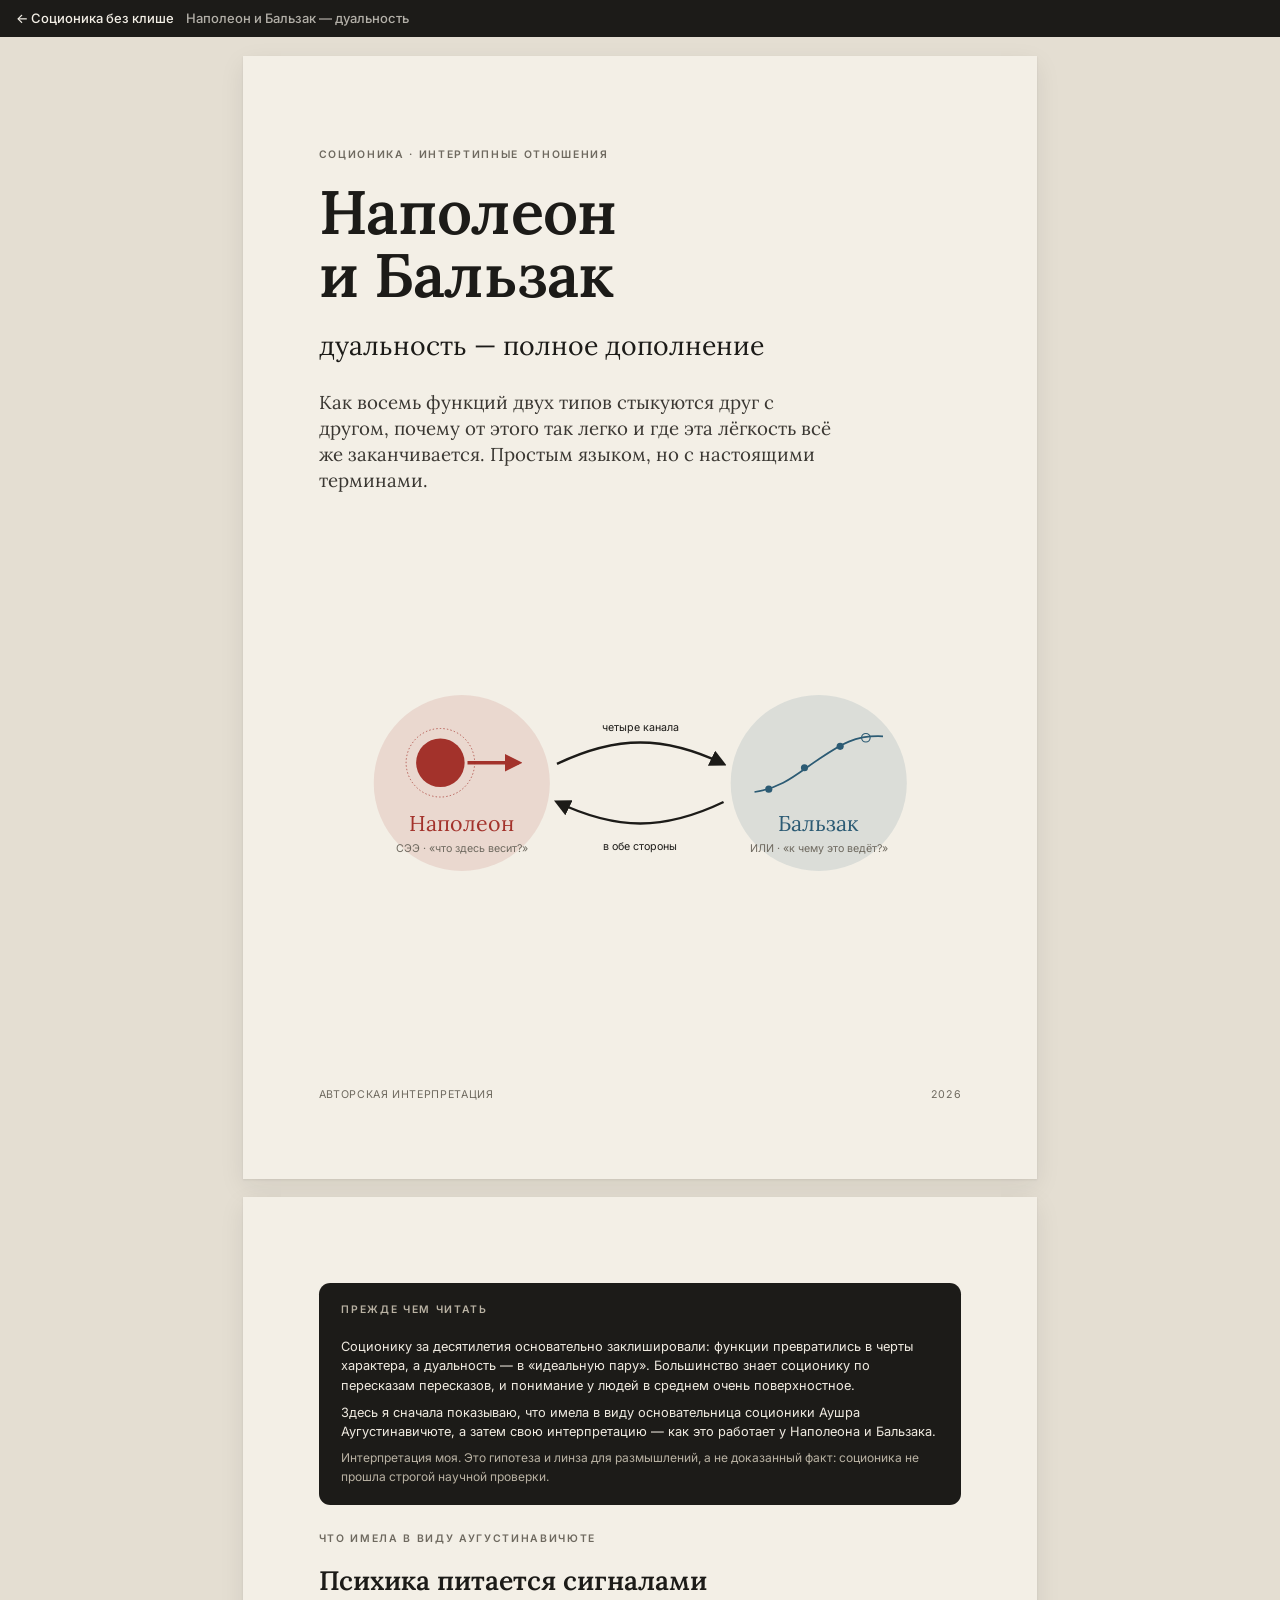
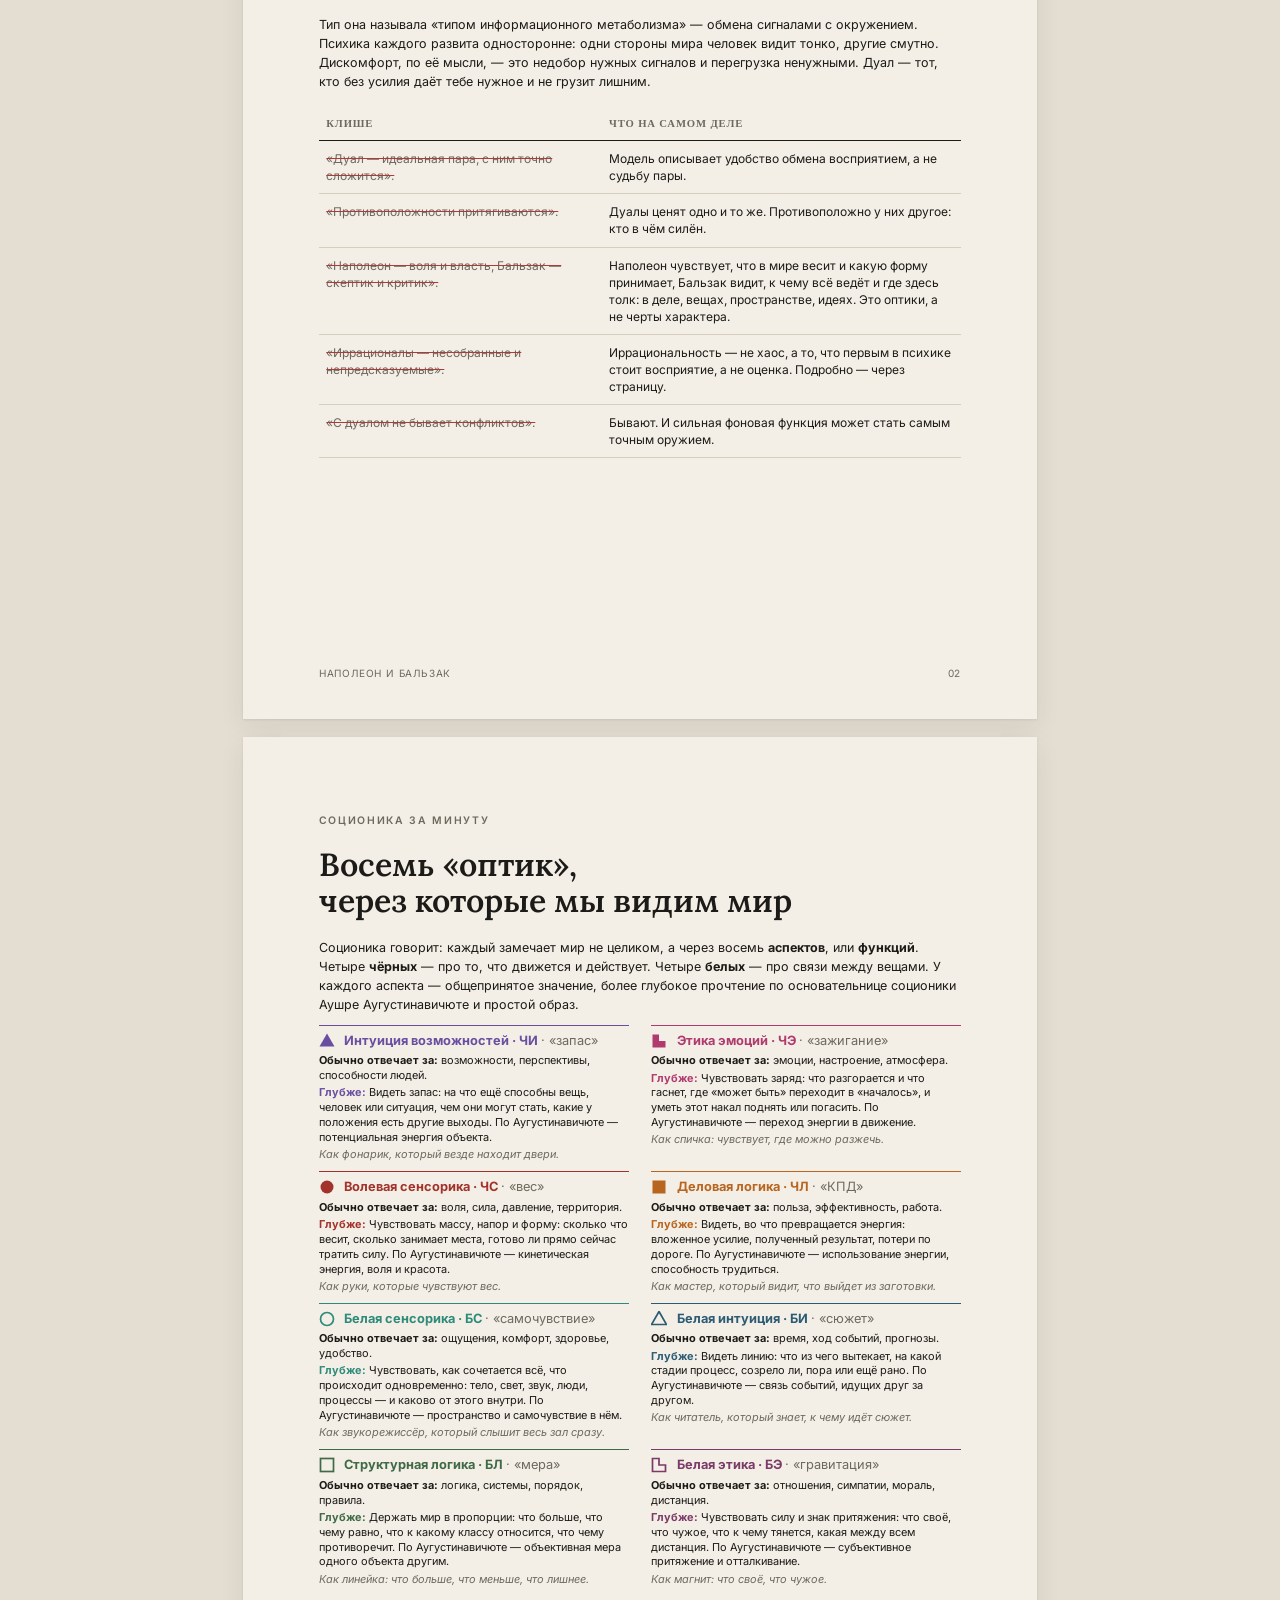
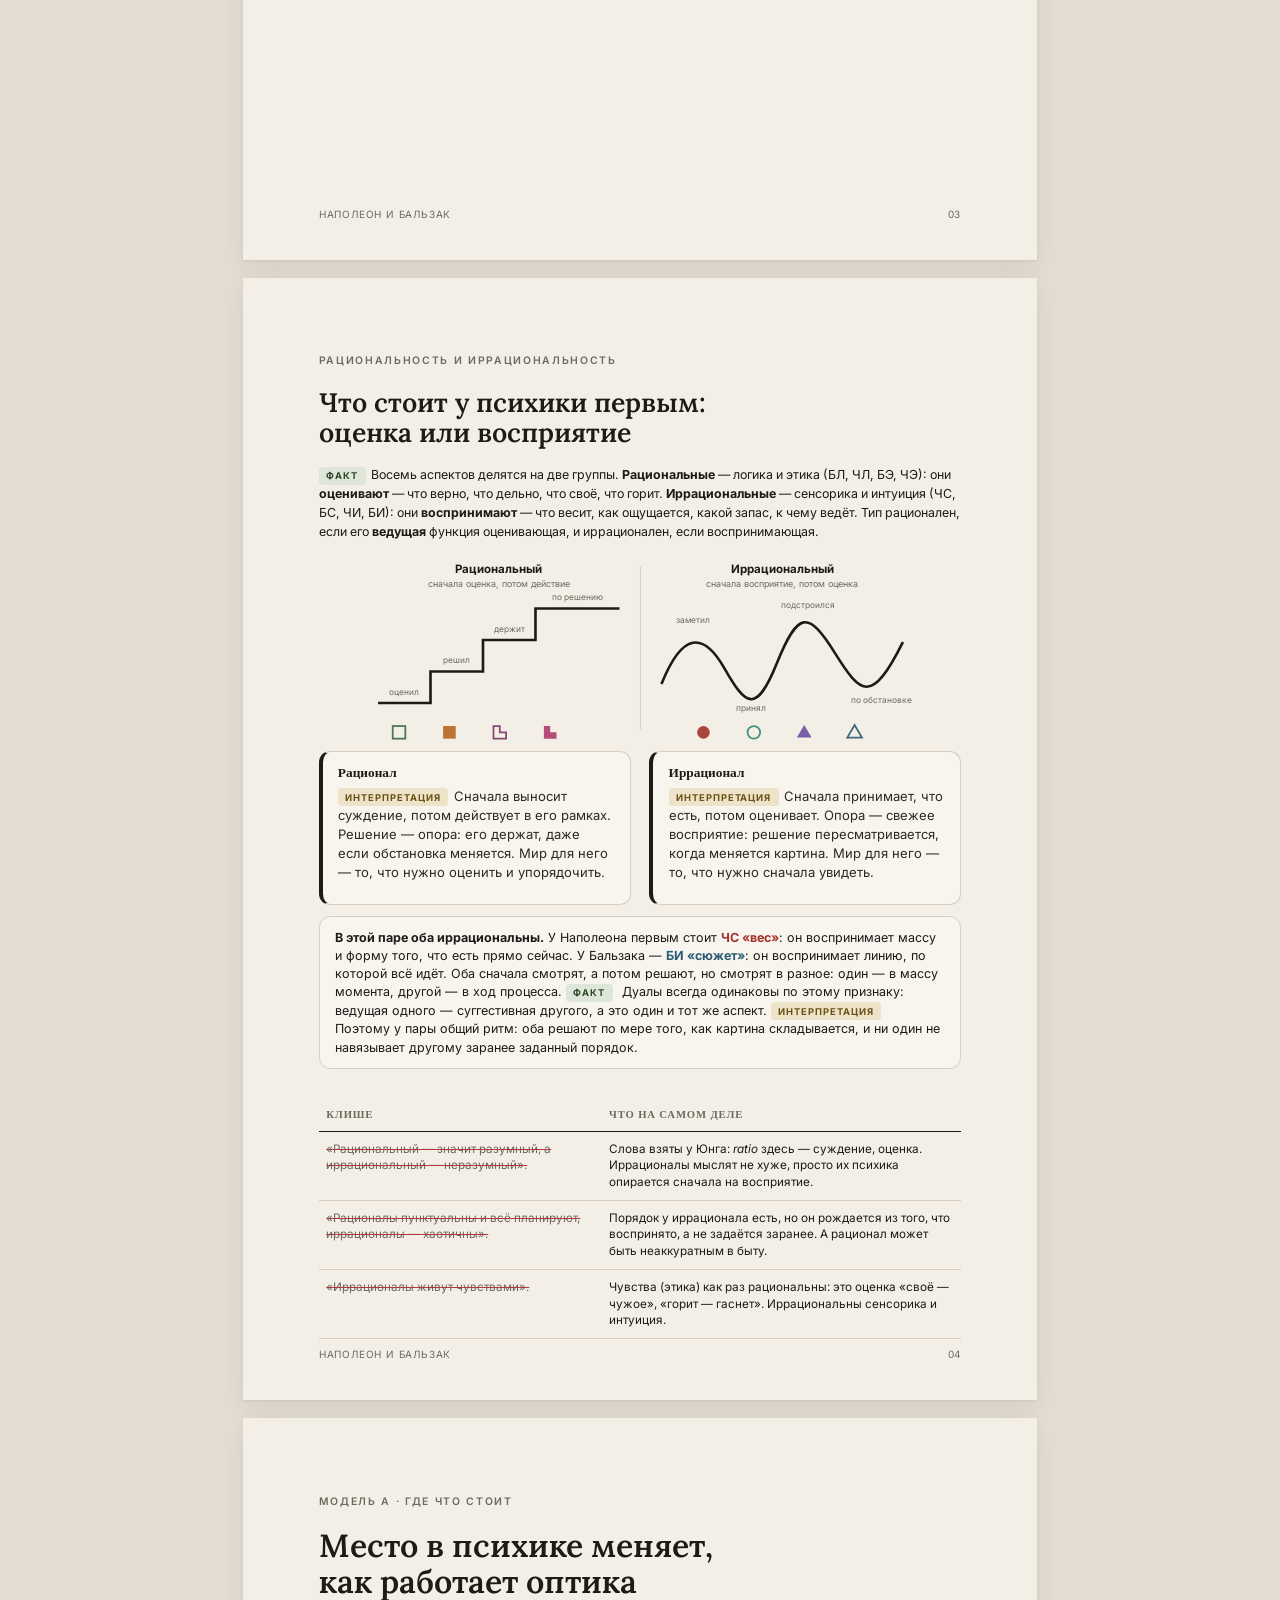
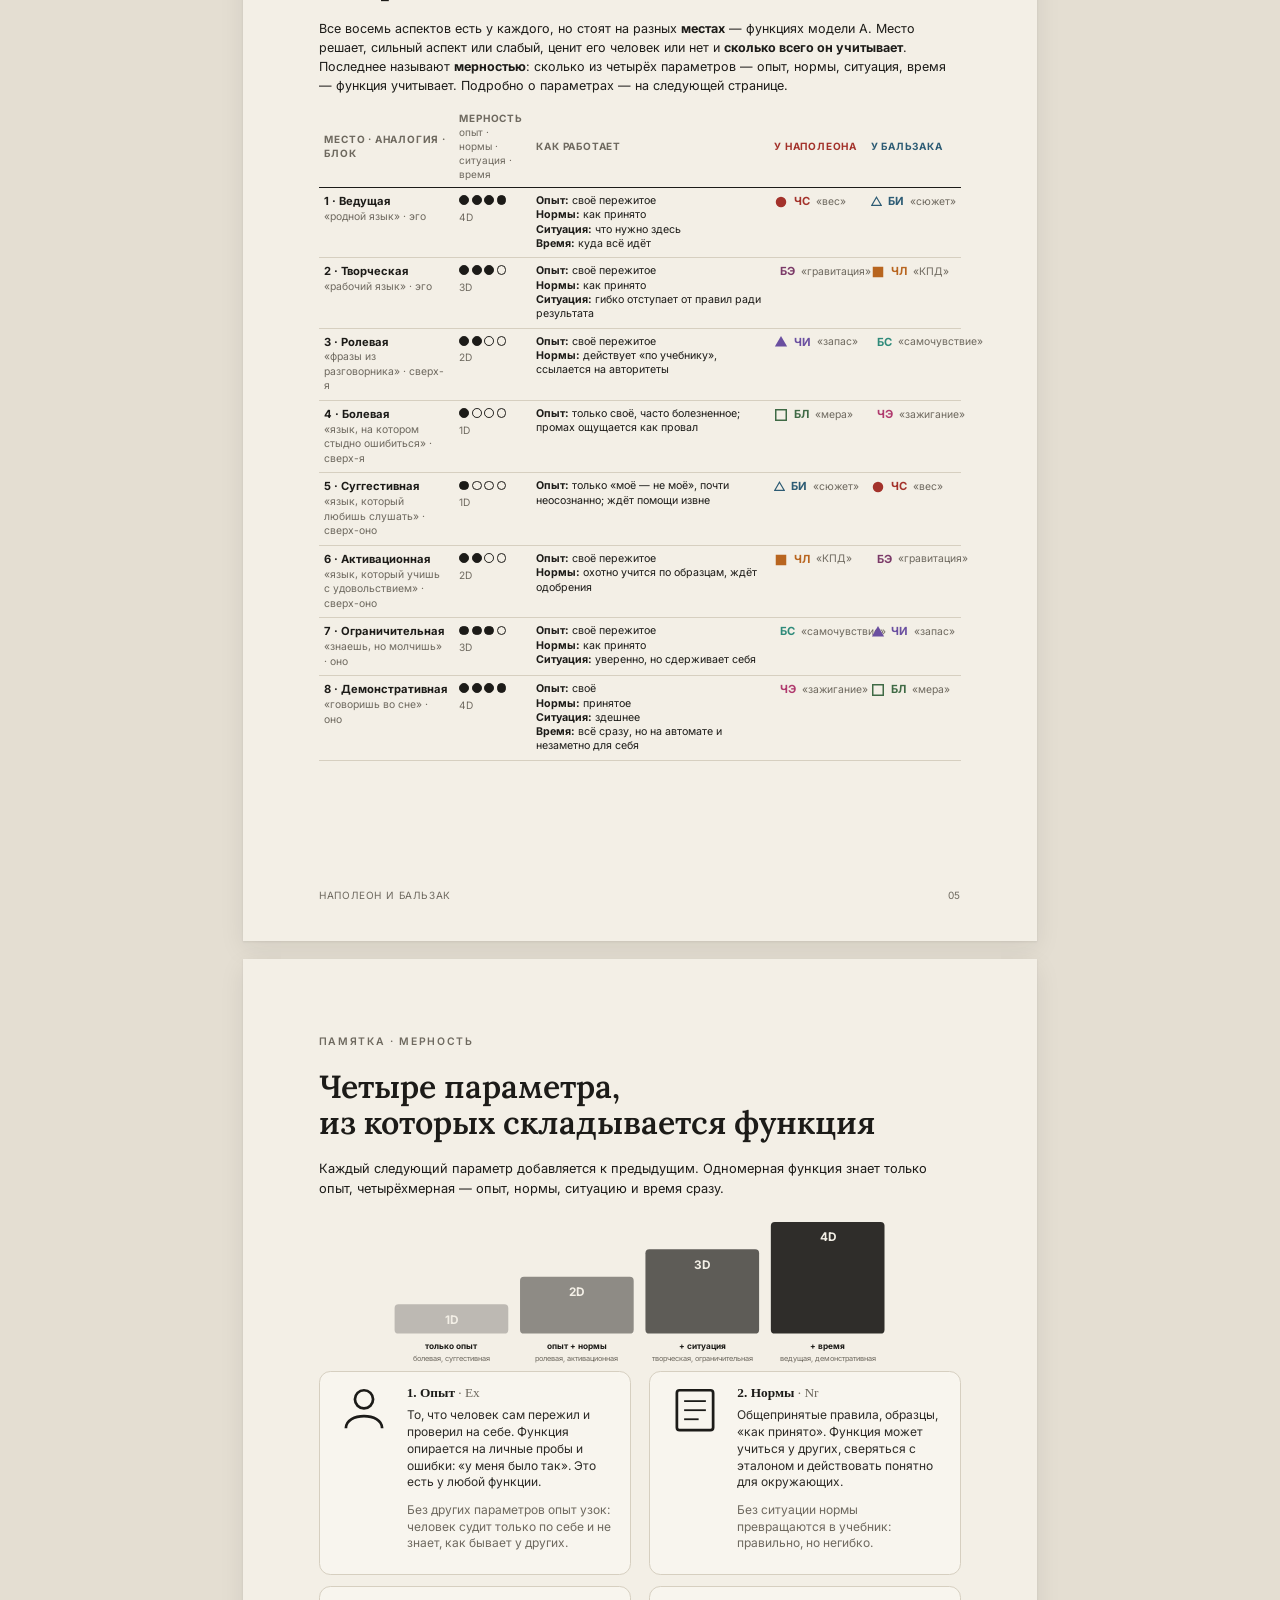
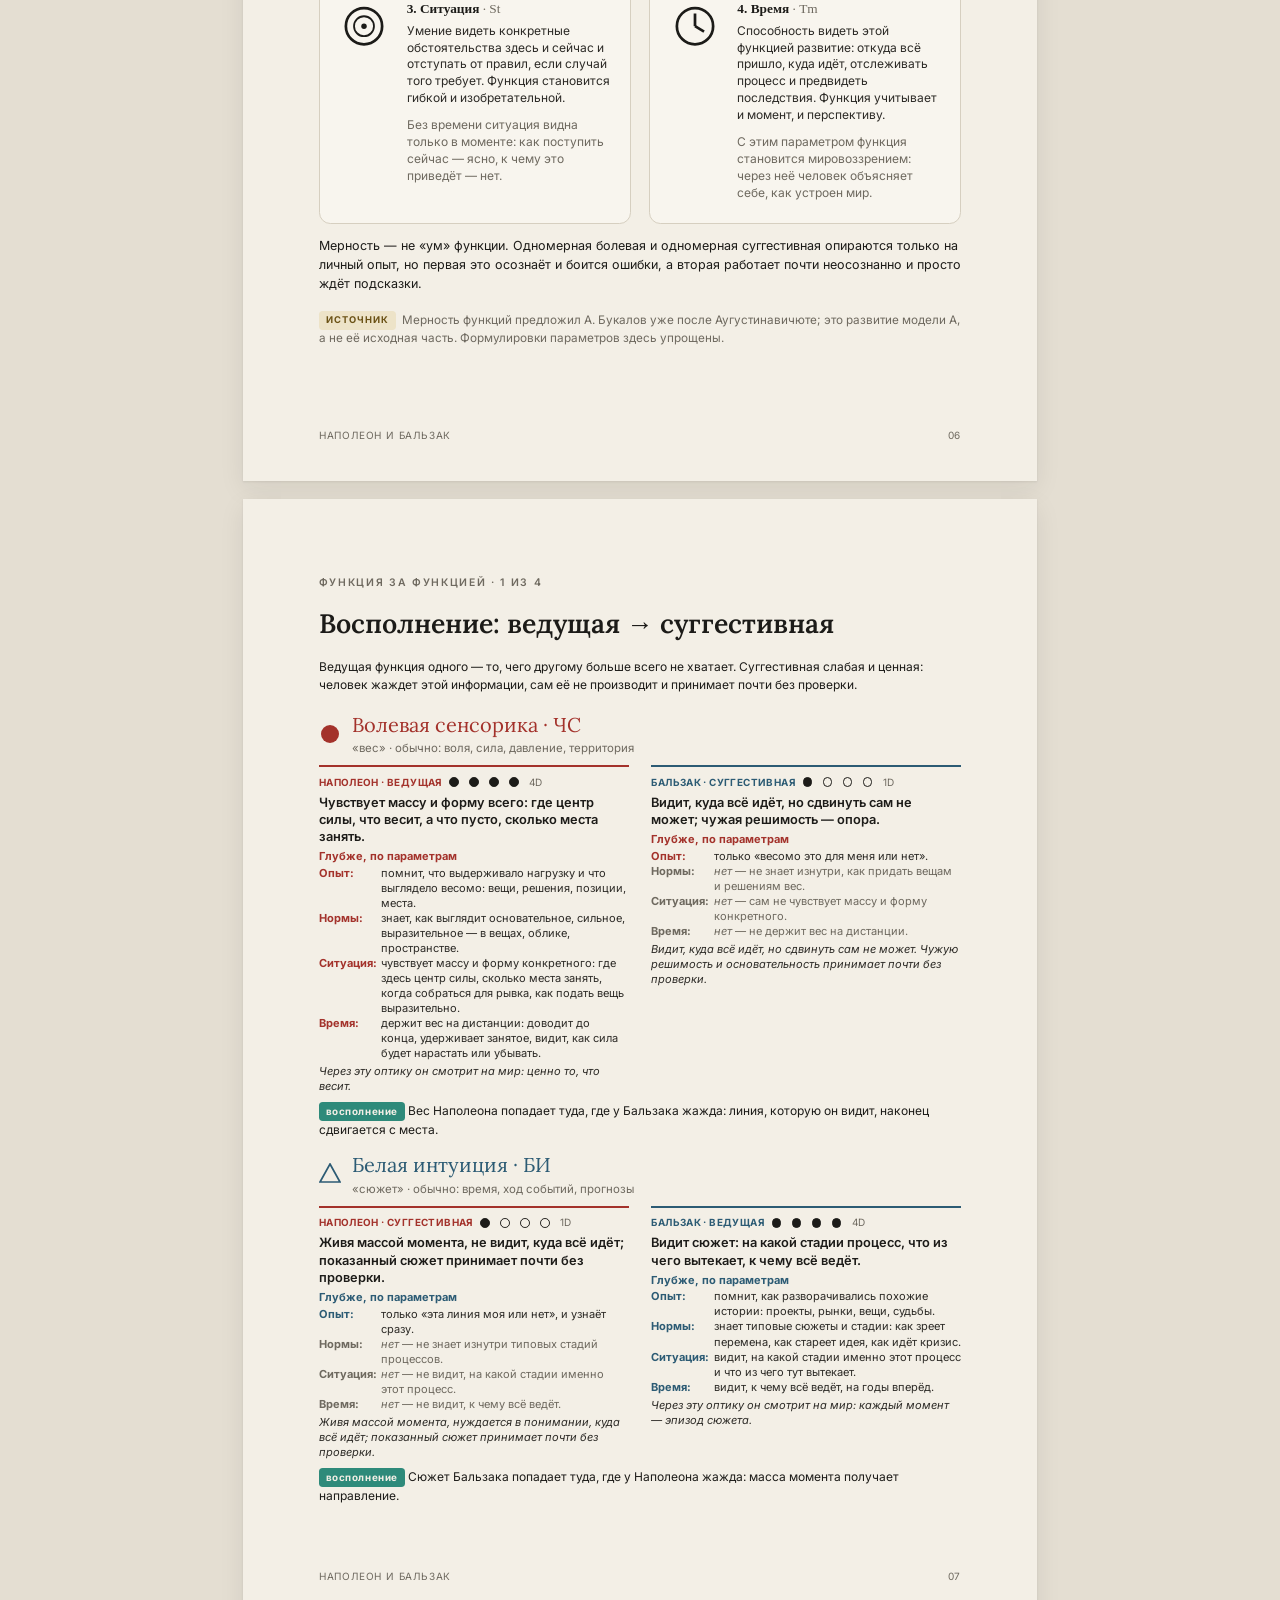
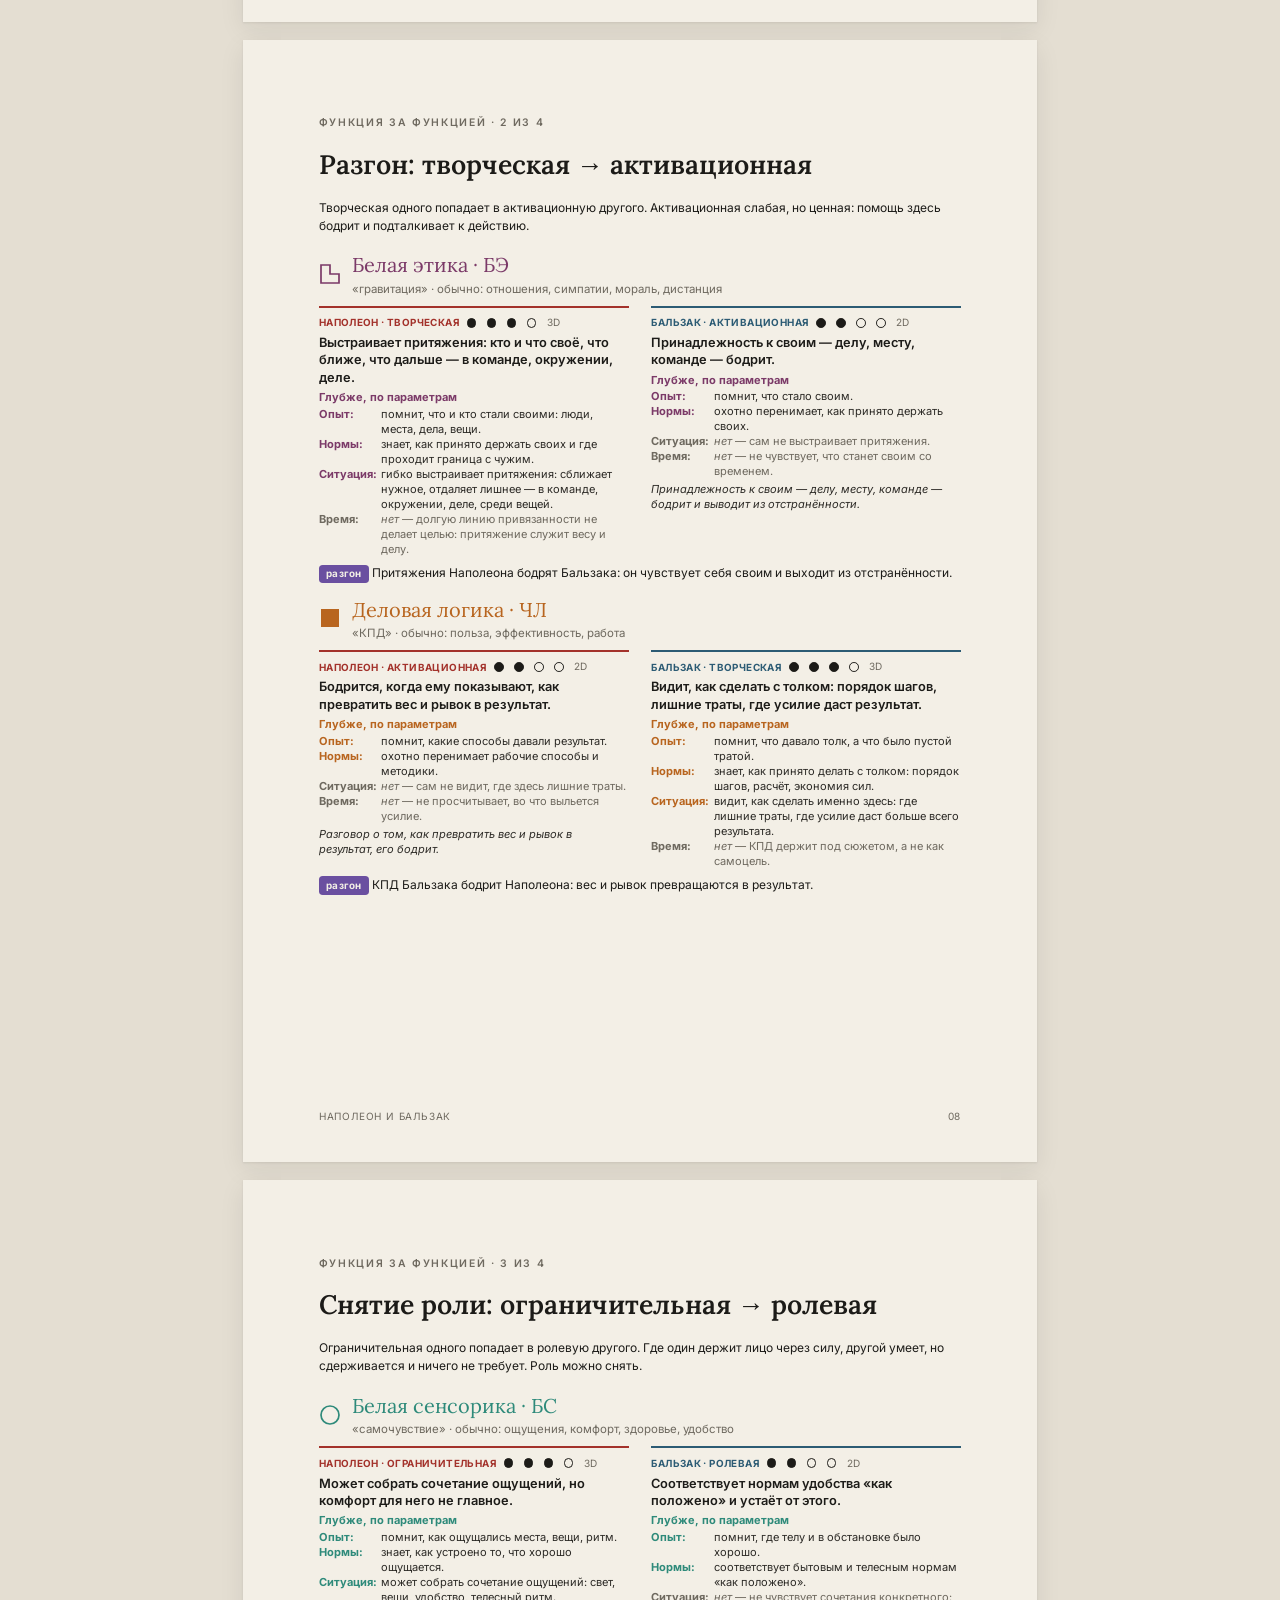
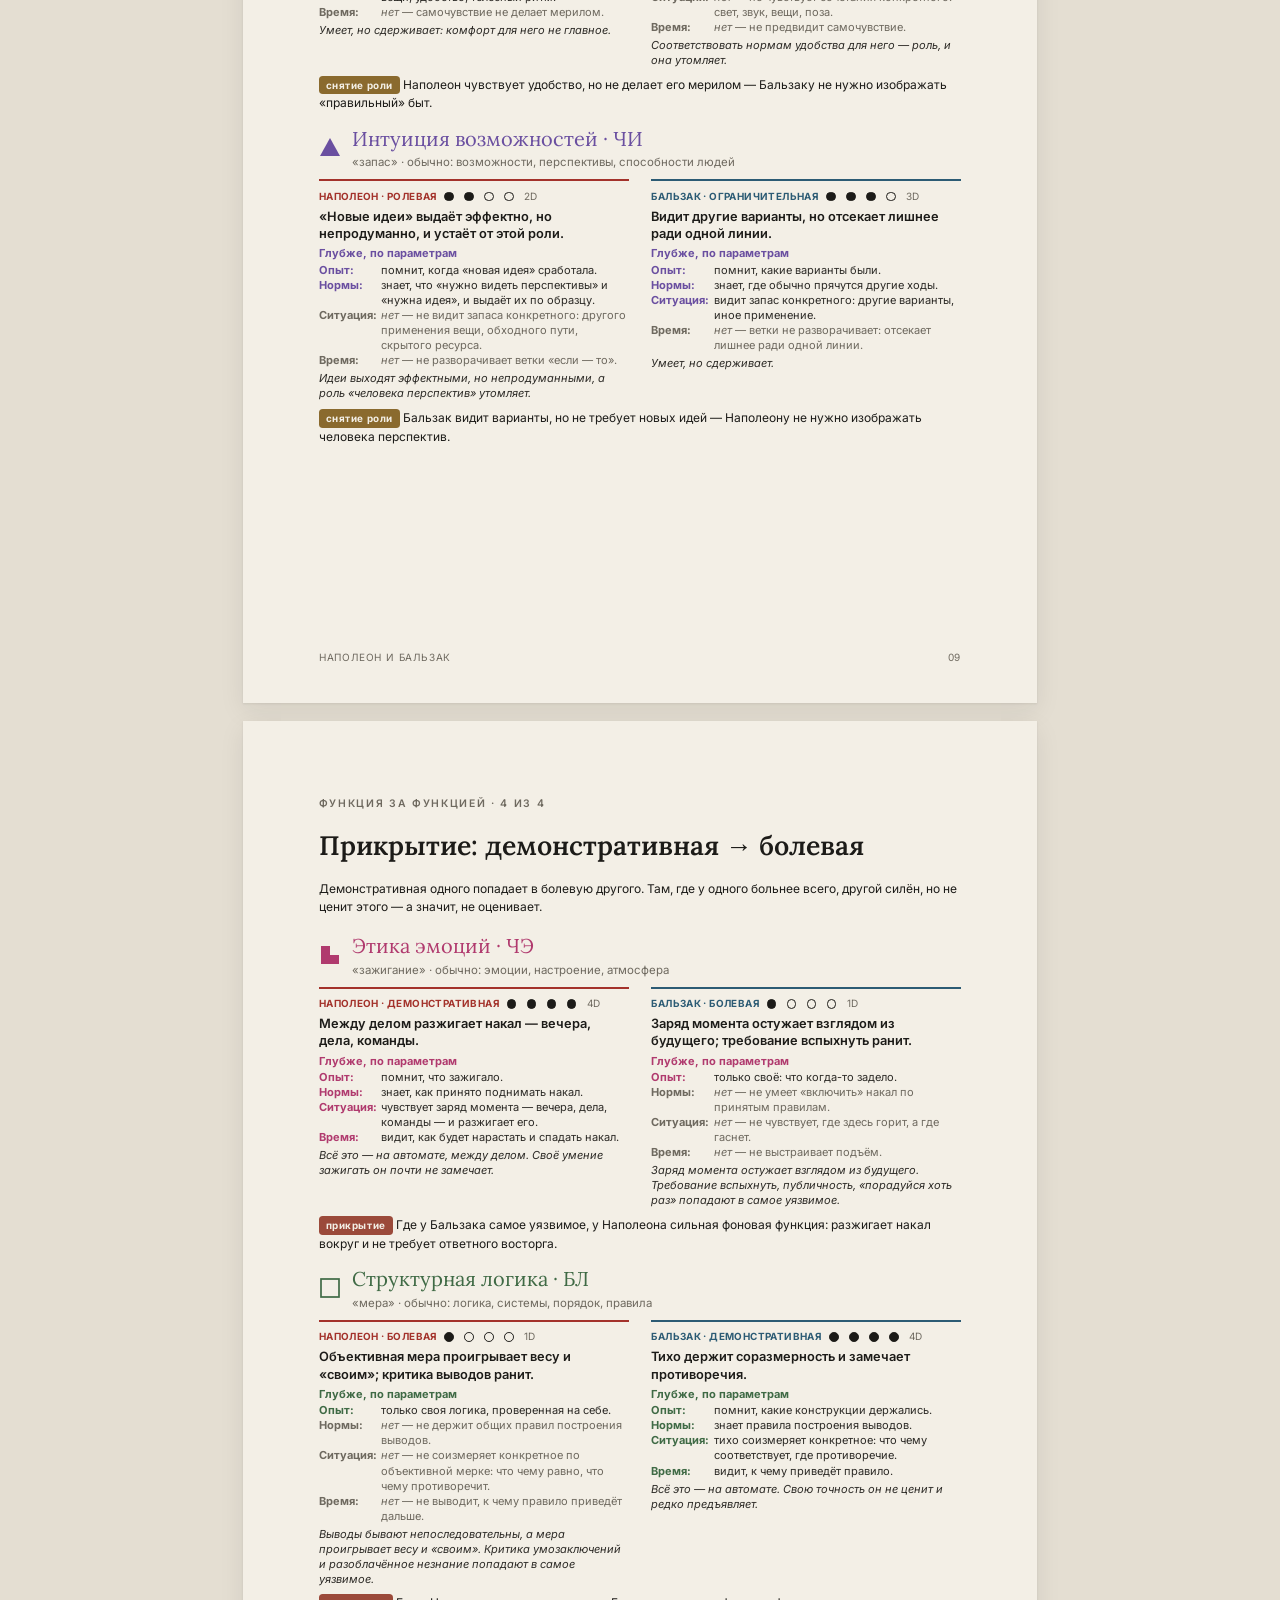
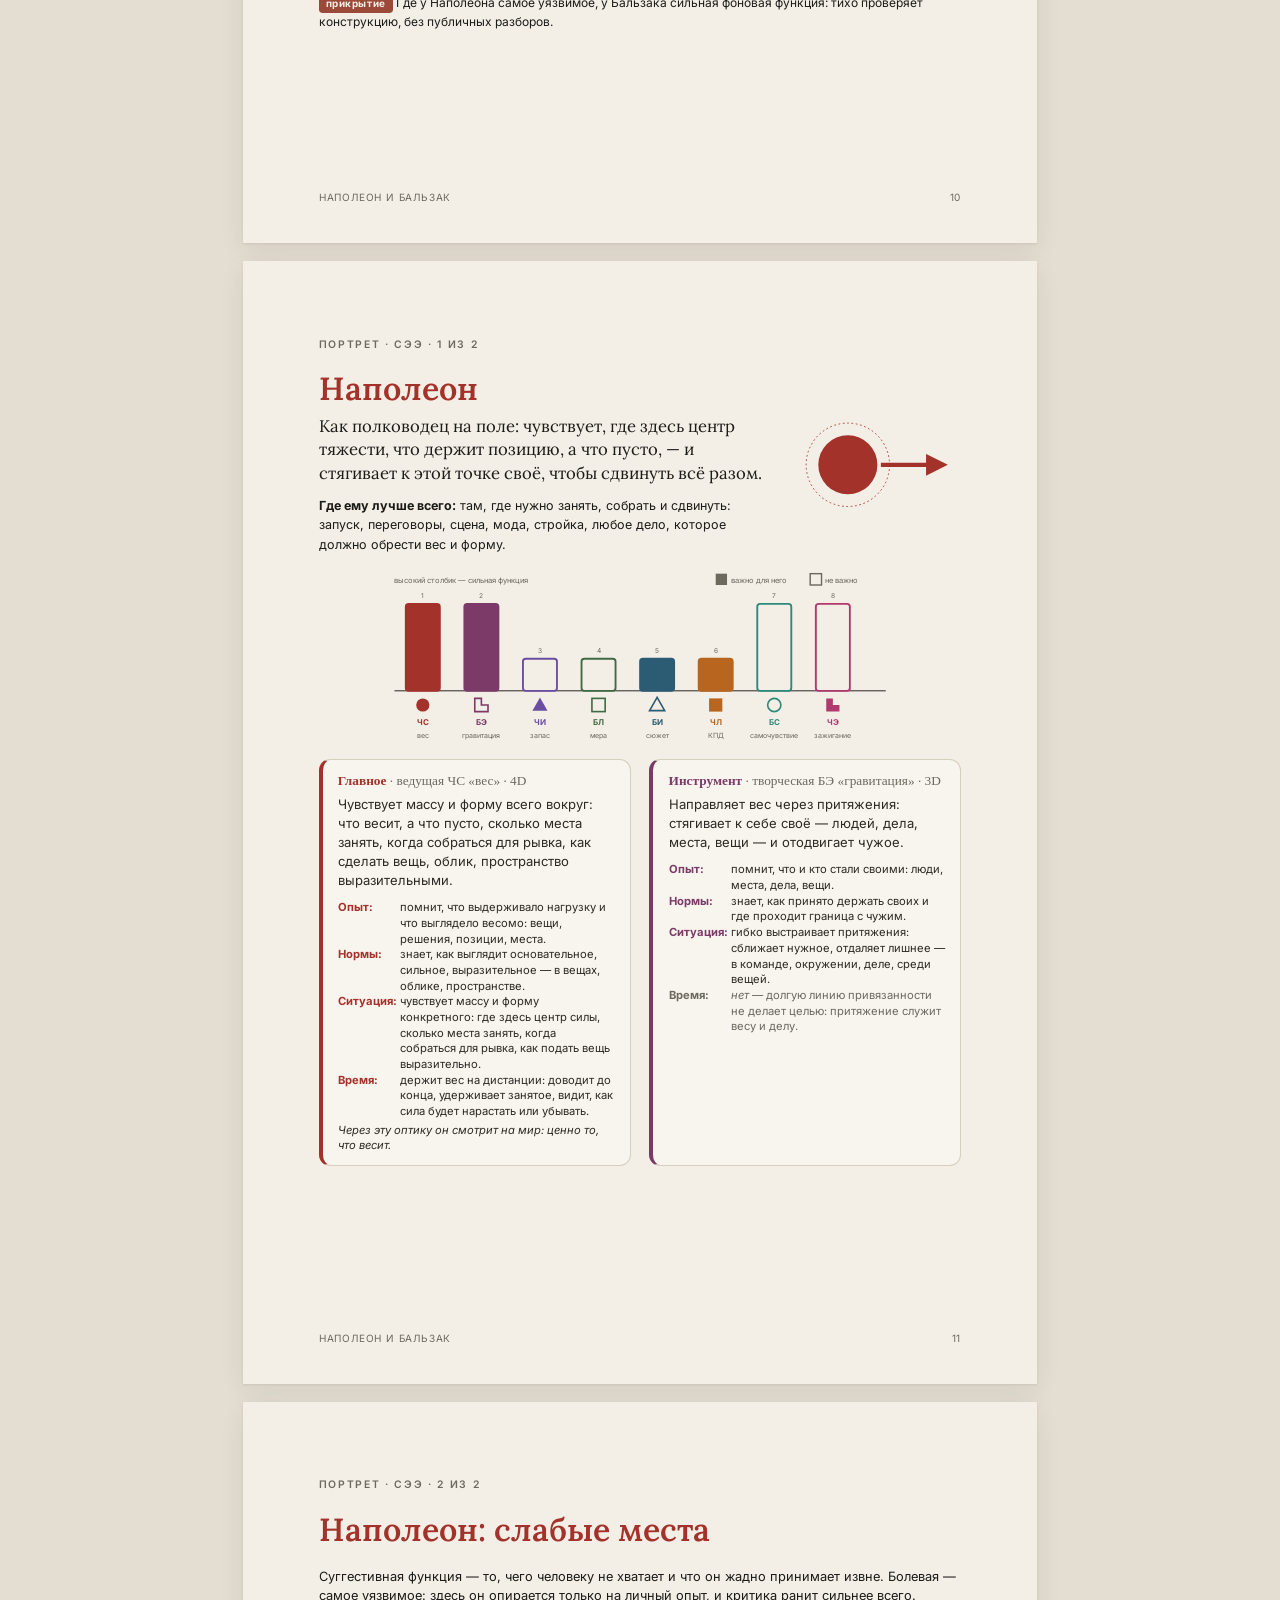
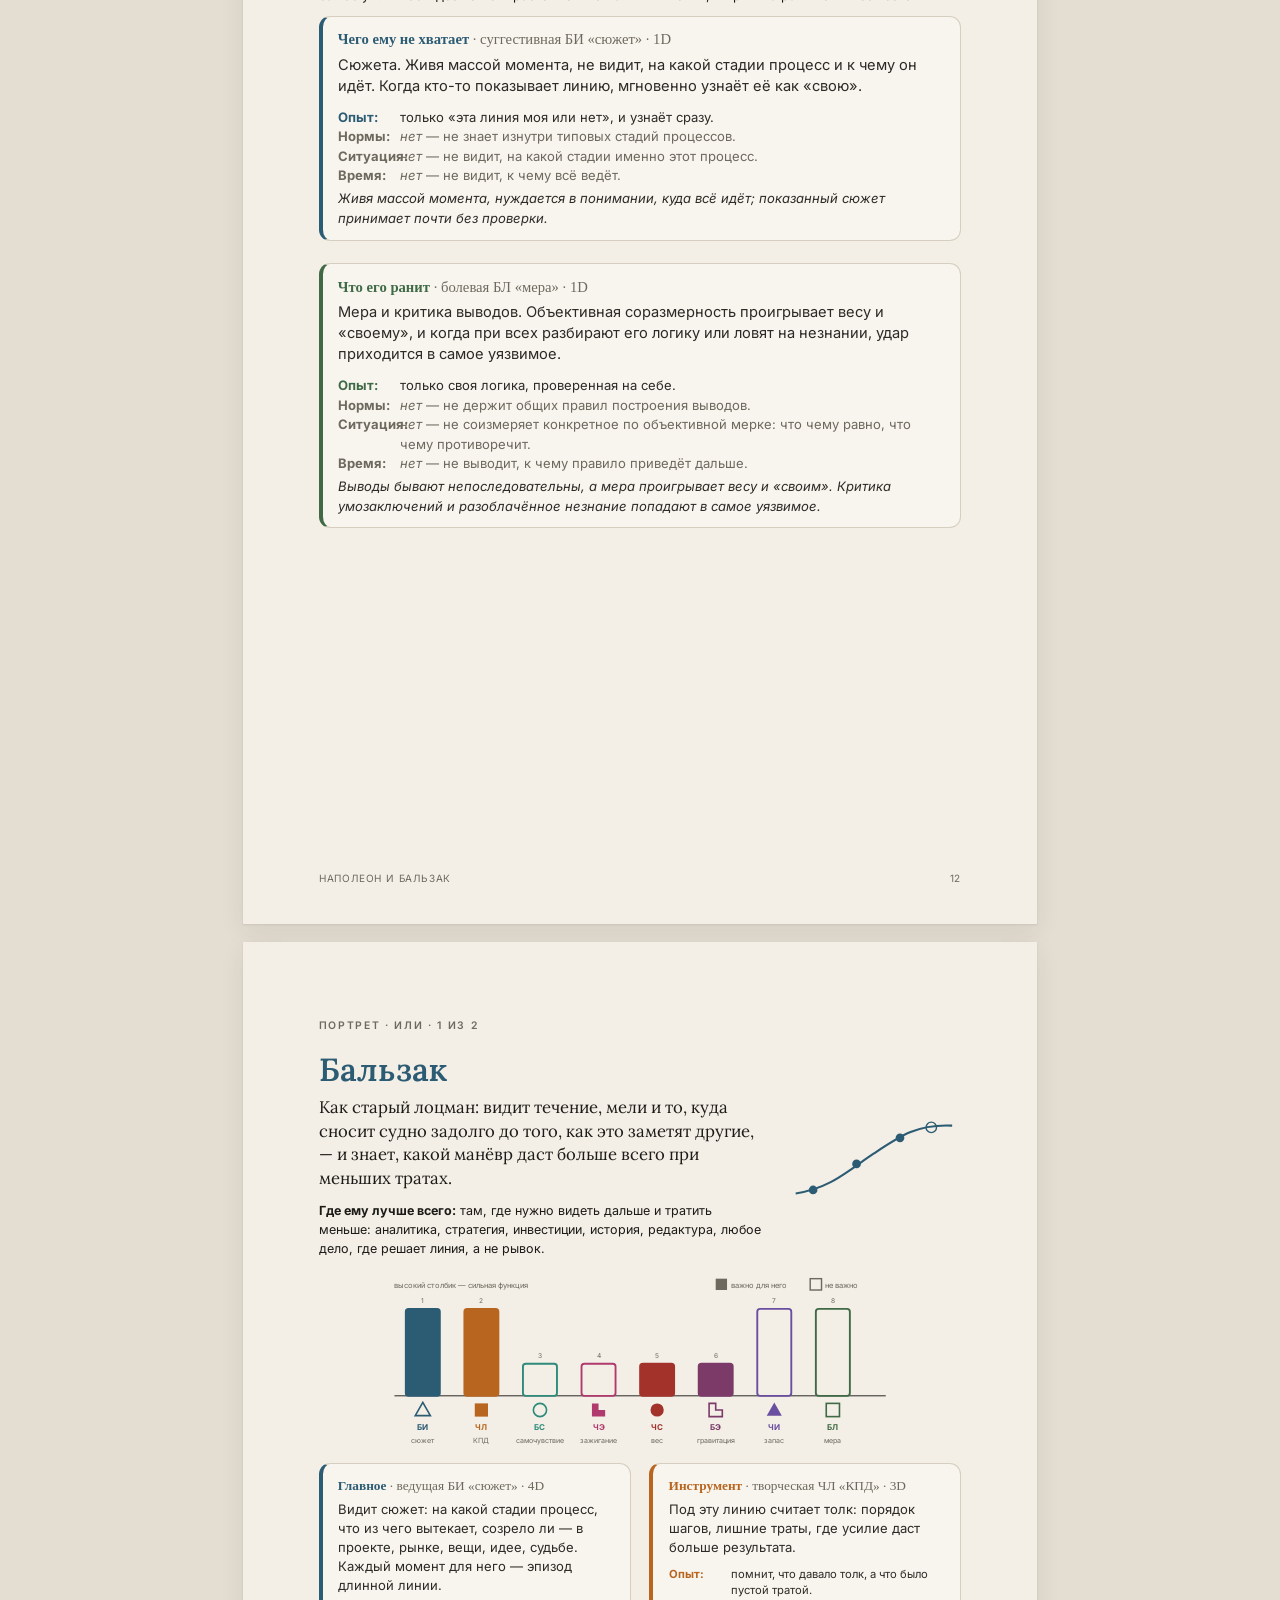
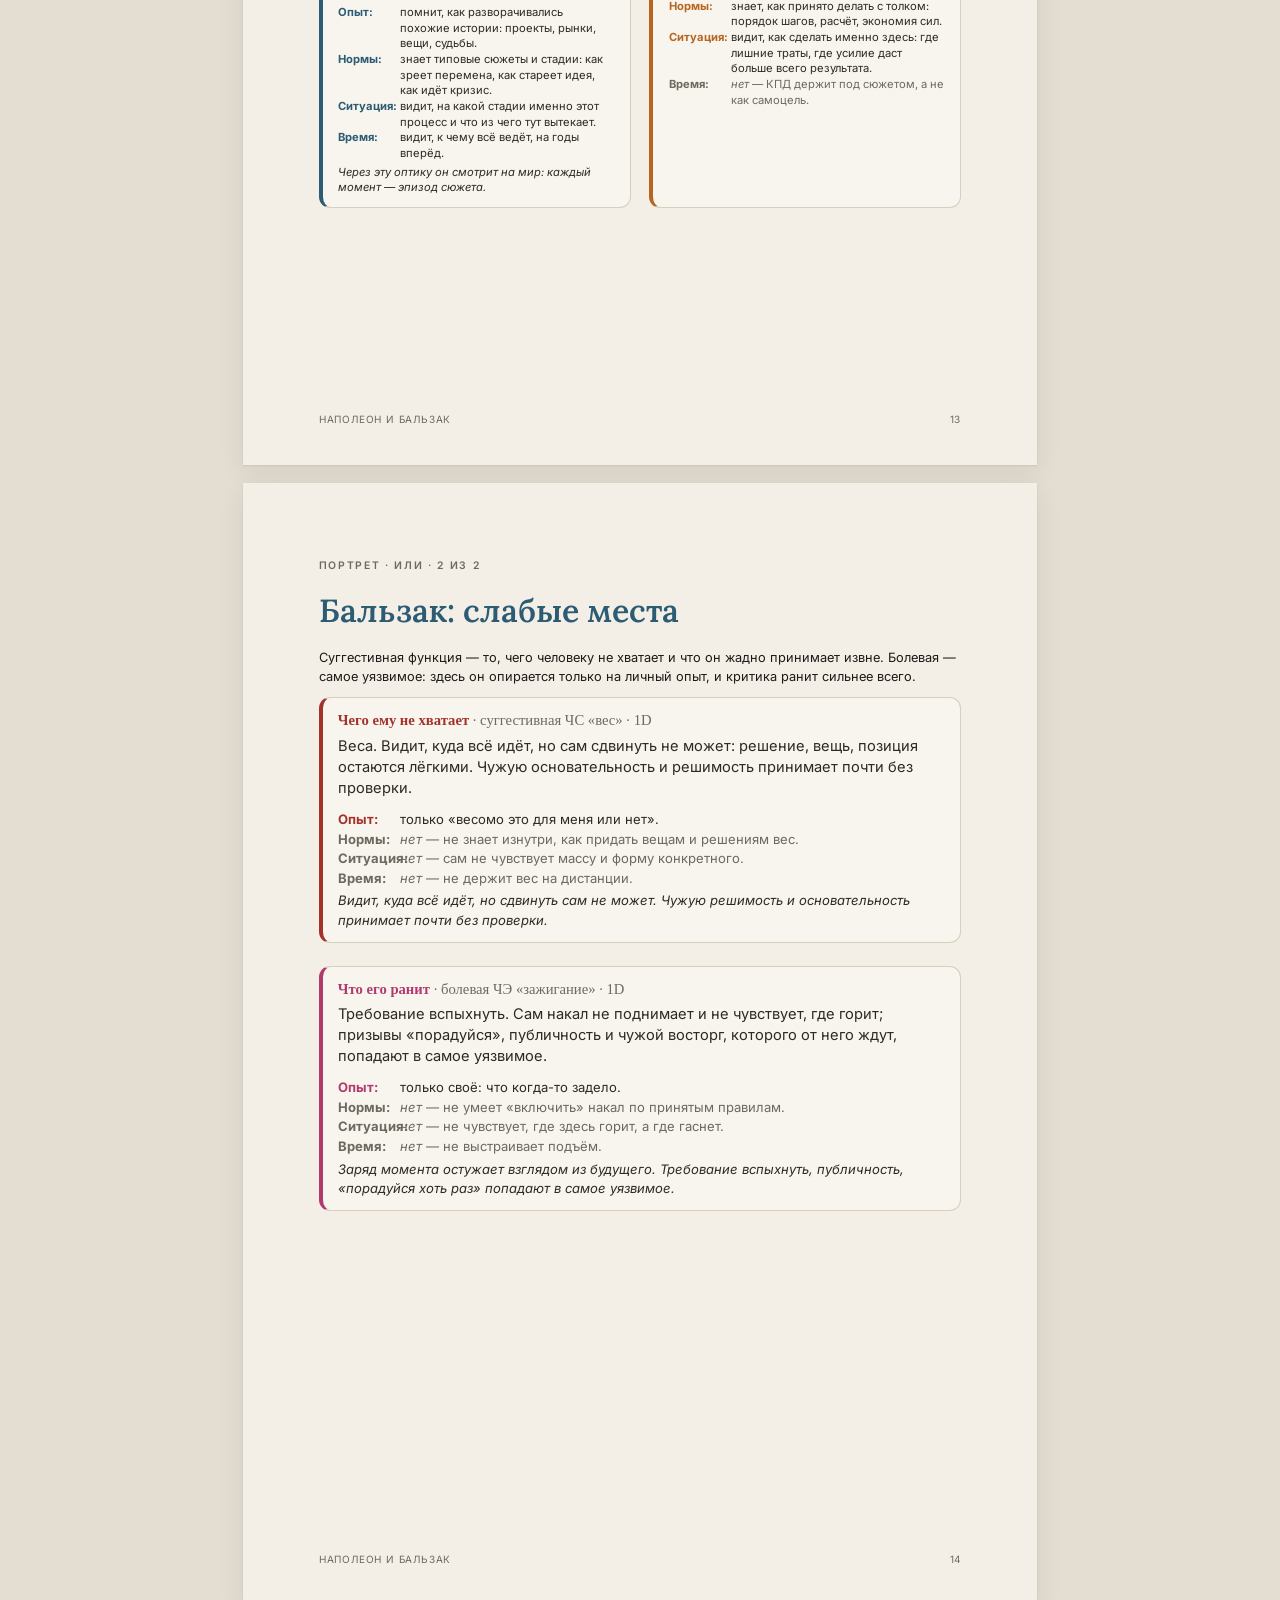
<file: docs/napoleon_balzak.html>
<!doctype html><html lang="ru"><head><meta charset="utf-8"><title>Наполеон и Бальзак: дуальность</title><link rel="stylesheet" href="series.css"><meta name="viewport" content="width=device-width, initial-scale=1"><link rel="preconnect" href="https://fonts.googleapis.com"><link rel="stylesheet" href="https://fonts.googleapis.com/css2?family=Inter:wght@400;500;600;700&family=Lora:ital,wght@0,400;0,600;1,400&display=swap">
<style>
@media screen{
 html,body{background:#E4DED2}
 body{padding:56px 0 40px}
 .page{margin:0 auto 18px;box-shadow:0 1px 2px rgba(28,27,24,.08),0 8px 24px rgba(28,27,24,.08);background:#F3EFE6}
 .kb-bar{position:fixed;top:0;left:0;right:0;z-index:50;display:flex;align-items:center;gap:12px;padding:10px max(16px,env(safe-area-inset-right,0px)) 10px max(16px,env(safe-area-inset-left,0px));padding-top:calc(10px + env(safe-area-inset-top,0px));background:#1C1B18;color:#F3EFE6;font:500 13px/1.3 Inter,system-ui,sans-serif}
 .kb-bar a{color:#F3EFE6;text-decoration:none;white-space:nowrap}
 .kb-bar a:hover{text-decoration:underline}
 .kb-bar .t{opacity:.7;overflow:hidden;text-overflow:ellipsis;white-space:nowrap;min-width:0}
}
@media print{.kb-bar{display:none}}
</style>
<script>
(function(){function fit(){var w=document.documentElement.clientWidth;var z=Math.min(1,(w-24)/794);document.querySelectorAll('.page').forEach(function(p){p.style.zoom=z;});}
window.addEventListener('resize',fit);document.addEventListener('DOMContentLoaded',fit);})();
</script></head><body><nav class="kb-bar"><a href="../index.html">← Соционика без клише</a><span class="t">Наполеон и Бальзак — дуальность</span></nav><section class="page cover">
<style>
.dx-h2{font-family:"Lora",serif;font-weight:600;font-size:24pt;line-height:1.12;margin-bottom:5mm}
.dx-kick{font-size:7.8pt;letter-spacing:.16em;text-transform:uppercase;color:#6E695F;font-weight:600;margin-bottom:5mm}
.dx-lead{font-family:"Lora",serif;font-size:13pt;line-height:1.45;margin-bottom:5mm}
.dx-p{margin-bottom:2.8mm}
.dx-h3{font-family:"Inter Display","Inter",sans-serif;font-weight:700;font-size:11.5pt;margin:4mm 0 1.5mm}
.dx-props{display:grid;grid-template-columns:1fr 1fr 1fr;gap:4mm;margin:2mm 0 4mm}
.dx-prop{border-top:2px solid #1C1B18;padding-top:2.5mm}
.dx-prop h4{font-family:"Inter Display";font-weight:700;font-size:10.5pt;margin-bottom:1mm}
.dx-prop p{font-size:9pt;line-height:1.45;color:#2c2a26}
.dx-rows{border-top:1.5px solid #1C1B18;margin-top:1mm}
.dx-row{display:grid;grid-template-columns:38mm 1fr;gap:5mm;padding:2.6mm 0;border-bottom:1px solid #D6CFC0}
.dx-row .k{font-family:"Inter Display";font-weight:700;font-size:9pt;letter-spacing:.02em}
.dx-row .v{font-size:9.6pt;line-height:1.48;color:#2c2a26}
.dx-cmp{margin-top:4mm;border-radius:3mm;padding:4mm 5mm;background:#ECE6DA}
.dx-cmp p{font-size:9.3pt;line-height:1.48;margin:0}
.dx-cards{display:grid;grid-template-columns:1fr 1fr;gap:4mm}
.dx-card{border-top:2px solid #1C1B18;padding-top:2.5mm}
.dx-card h4{font-family:"Inter Display";font-weight:700;font-size:10.5pt;margin-bottom:1.2mm}
.dx-card p{font-size:9.2pt;line-height:1.45;color:#2c2a26;margin:0}
.dx-final{font-family:"Lora",serif;font-size:13pt;line-height:1.42;margin:4mm 0}
.dx-src{font-size:7.6pt;color:#6E695F;line-height:1.5}
.dx-src b{color:#1C1B18;font-weight:600}
.dx-tag{display:inline-block;font-size:7pt;letter-spacing:.1em;text-transform:uppercase;font-weight:700;padding:.6mm 2mm;border-radius:1mm;margin-right:1.5mm;vertical-align:middle}
.dx-tag.f{background:#DDE6D8;color:#2F4A28} .dx-tag.i{background:#EDE3C8;color:#6B5216}
.dx-rule{height:1px;background:#D6CFC0;margin:4mm 0}
.dx-fig svg{display:block;width:100%;height:auto}
.dx-cap{font-size:7.8pt;color:#6E695F;margin-top:1.5mm}
</style>
<style>
.at-head{display:grid;grid-template-columns:1fr 62mm;gap:6mm;align-items:center;margin-bottom:3mm}
.at-formula{font-family:"Lora",serif;font-size:30pt;line-height:1}
.at-name{font-size:8pt;letter-spacing:.14em;text-transform:uppercase;font-weight:700;margin-bottom:2mm}
.at-where{font-size:8.5pt;color:#6E695F;margin-top:2mm}
.at-two{display:grid;grid-template-columns:1fr 1fr;gap:5mm;margin:2mm 0 3mm}
.at-cl{border-radius:3mm;padding:3.5mm 4.5mm;background:#ECE6DA}
.at-cl .lbl{font-size:7.5pt;letter-spacing:.12em;text-transform:uppercase;font-weight:700;color:#6E695F;margin-bottom:1.5mm}
.at-cl .txt{font-size:9.6pt;line-height:1.45}
.at-cl.x .txt{text-decoration:line-through;text-decoration-color:#B03A3A;text-decoration-thickness:1.5px;color:#6E695F}
.at-cl.ok{background:#F8F5EE;border:1.5px solid currentColor}
.at-base{border-radius:3mm;padding:4mm 5mm;color:#EFEAE0;background:#1C1B18;margin:2mm 0 3mm}
.at-base .lbl{font-size:7.5pt;letter-spacing:.12em;text-transform:uppercase;font-weight:700;color:#B9B2A3}
.at-base .q{font-family:"Lora",serif;font-size:14pt;margin:1.5mm 0}
.at-base .t{font-size:9.4pt;line-height:1.45;color:#D9D3C6}
.at-pos{display:grid;grid-template-columns:1fr 1fr;gap:5mm}
.at-pos .c{border-top:2px solid;padding-top:2mm}
.at-pos .c h4{font-family:"Inter Display";font-size:10pt;font-weight:700;margin-bottom:1mm}
.at-pos .c p{font-size:9.2pt;line-height:1.45;color:#2c2a26}
.at-between{margin-top:3mm;border-radius:3mm;padding:3mm 4.5mm;border:1.5px dashed #6E695F;font-size:9.4pt;line-height:1.45}
.big-num{font-family:"Lora",serif;font-size:40pt;line-height:1}
</style><style>
.pp{display:grid;grid-template-columns:1fr 1fr;gap:6mm}
.big{font-family:"Lora",serif;font-size:13.5pt;line-height:1.42}
.tag2{display:inline-block;font-size:7.4pt;font-weight:700;letter-spacing:.06em;padding:.5mm 1.8mm;border-radius:1mm;color:#F3EFE6}
.fx{display:grid;grid-template-columns:1fr 1fr;gap:3mm 5mm}
.fx .c{border-radius:3mm;padding:3mm 4mm;background:#F8F5EE;border:1px solid #D6CFC0}
.fx .c h4{font-family:"Inter Display";font-size:10pt;font-weight:700;margin-bottom:1mm}
.fx .c p{font-size:9.8pt;line-height:1.45;color:#2c2a26}
.tbl{width:100%;border-collapse:collapse;font-size:9.2pt;line-height:1.4}
.tbl th{font-size:7.5pt;letter-spacing:.08em;text-transform:uppercase;color:#6E695F;text-align:left;padding:1.5mm 1.5mm;border-bottom:1.5px solid #1C1B18}
.tbl td{padding:2.6mm 1.5mm;border-bottom:1px solid #D6CFC0;vertical-align:top}
.tight td{padding:1.6mm 1.5mm !important}
.mm p{font-size:9pt !important;line-height:1.4 !important}
.pos{font-size:7.4pt;font-weight:700;letter-spacing:.04em;text-transform:uppercase}
</style>
  <div>
    <div class="kicker">Соционика · интертипные отношения</div>
    <h1>Наполеон<br>и Бальзак</h1>
    <div style="font-family:Lora,serif;font-size:20pt;margin-top:5mm">дуальность — полное дополнение</div>
    <p class="sub" style="margin-top:6mm">Как восемь функций двух типов стыкуются друг с другом, почему от этого так легко и где эта лёгкость всё же заканчивается. Простым языком, но с настоящими терминами.</p>
  </div>
  <div class="dx-fig"><svg viewBox="0 0 540 220" xmlns="http://www.w3.org/2000/svg" font-family="Inter">
  <defs><marker id="k" viewBox="0 0 10 10" refX="8" refY="5" markerWidth="7" markerHeight="7" orient="auto"><path d="M0 0 L10 5 L0 10 z" fill="#1C1B18"/></marker></defs>
  <circle cx="120" cy="100" r="74" fill="#A3322B" opacity=".12"/><circle cx="420" cy="100" r="74" fill="#2C5B74" opacity=".12"/>
  <svg x="60" y="50" width="120" height="66" viewBox="0 0 200 110" xmlns="http://www.w3.org/2000/svg" font-family="Inter"><defs><marker id="icSe" viewBox="0 0 10 10" refX="8" refY="5" markerWidth="5" markerHeight="5" orient="auto"><path d="M0 0 L10 5 L0 10 z" fill="#A3322B"/></marker></defs><circle cx="70" cy="55" r="34" fill="#A3322B"/><line x1="108" y1="55" x2="180" y2="55" stroke="#A3322B" stroke-width="5" marker-end="url(#icSe)"/><circle cx="70" cy="55" r="48" fill="none" stroke="#A3322B" stroke-width="1" stroke-dasharray="2 3"/></svg><svg x="360" y="50" width="120" height="66" viewBox="0 0 200 110" xmlns="http://www.w3.org/2000/svg" font-family="Inter"><defs><marker id="icNi" viewBox="0 0 10 10" refX="8" refY="5" markerWidth="5" markerHeight="5" orient="auto"><path d="M0 0 L10 5 L0 10 z" fill="#2C5B74"/></marker></defs><path d="M10 96 C 50 90, 70 70, 100 50 S 150 16, 190 18" fill="none" stroke="#2C5B74" stroke-width="2.4"/><circle cx="30" cy="92" r="5" fill="#2C5B74"/><circle cx="80" cy="62" r="5" fill="#2C5B74"/><circle cx="130" cy="32" r="5" fill="#2C5B74"/><circle cx="166" cy="20" r="6" fill="none" stroke="#2C5B74" stroke-width="1.6"/></svg>
  <text x="120" y="140" text-anchor="middle" font-family="Lora" font-size="18" fill="#A3322B">Наполеон</text>
  <text x="420" y="140" text-anchor="middle" font-family="Lora" font-size="18" fill="#2C5B74">Бальзак</text>
  <text x="120" y="158" text-anchor="middle" font-size="9" fill="#6E695F">СЭЭ · «что здесь весит?»</text>
  <text x="420" y="158" text-anchor="middle" font-size="9" fill="#6E695F">ИЛИ · «к чему это ведёт?»</text>
  <path d="M200 84 C 250 60, 290 60, 340 84" fill="none" stroke="#1C1B18" stroke-width="2" marker-end="url(#k)"/>
  <path d="M340 116 C 290 140, 250 140, 200 116" fill="none" stroke="#1C1B18" stroke-width="2" marker-end="url(#k)"/>
  <text x="270" y="56" text-anchor="middle" font-size="9" fill="#1C1B18">четыре канала</text>
  <text x="270" y="156" text-anchor="middle" font-size="9" fill="#1C1B18">в обе стороны</text>
</svg></div>
  <div style="display:flex;justify-content:space-between;font-size:8pt;color:var(--muted);letter-spacing:.06em;text-transform:uppercase"><span>Авторская интерпретация</span><span>2026</span></div>
</section><section class="page">
  <div class="box disc">
    <div class="kicker">Прежде чем читать</div>
    <p>Соционику за десятилетия основательно заклишировали: функции превратились в черты характера, а дуальность — в «идеальную пару». Большинство знает соционику по пересказам пересказов, и понимание у людей в среднем очень поверхностное.</p>
    <p>Здесь я сначала показываю, что имела в виду основательница соционики Аушра Аугустинавичюте, а затем свою интерпретацию — как это работает у Наполеона и Бальзака.</p>
    <p style="margin:0;color:#B9B2A3;font-size:9pt">Интерпретация моя. Это гипотеза и линза для размышлений, а не доказанный факт: соционика не прошла строгой научной проверки.</p>
  </div>
  <div class="dx-kick" style="margin-top:2mm">Что имела в виду Аугустинавичюте</div>
  <div class="dx-h2" style="font-size:20pt">Психика питается сигналами</div>
  <p class="dx-p" style="font-size:9.4pt">Тип она называла «типом информационного метаболизма» — обмена сигналами с окружением. Психика каждого развита односторонне: одни стороны мира человек видит тонко, другие смутно. Дискомфорт, по её мысли, — это недобор нужных сигналов и перегрузка ненужными. Дуал — тот, кто без усилия даёт тебе нужное и не грузит лишним.</p>
  <table class="cmp" style="font-size:9pt"><tr><th>Клише</th><th>Что на самом деле</th></tr><tr><td style="font-weight:400;color:#6E695F;text-decoration:line-through;text-decoration-color:#B03A3A;width:44%">«Дуал — идеальная пара, с ним точно сложится».</td><td style="font-weight:400">Модель описывает удобство обмена восприятием, а не судьбу пары.</td></tr><tr><td style="font-weight:400;color:#6E695F;text-decoration:line-through;text-decoration-color:#B03A3A;width:44%">«Противоположности притягиваются».</td><td style="font-weight:400">Дуалы ценят одно и то же. Противоположно у них другое: кто в чём силён.</td></tr><tr><td style="font-weight:400;color:#6E695F;text-decoration:line-through;text-decoration-color:#B03A3A;width:44%">«Наполеон — воля и власть, Бальзак — скептик и критик».</td><td style="font-weight:400">Наполеон чувствует, что в мире весит и какую форму принимает, Бальзак видит, к чему всё ведёт и где здесь толк: в деле, вещах, пространстве, идеях. Это оптики, а не черты характера.</td></tr><tr><td style="font-weight:400;color:#6E695F;text-decoration:line-through;text-decoration-color:#B03A3A;width:44%">«Иррационалы — несобранные и непредсказуемые».</td><td style="font-weight:400">Иррациональность — не хаос, а то, что первым в психике стоит восприятие, а не оценка. Подробно — через страницу.</td></tr><tr><td style="font-weight:400;color:#6E695F;text-decoration:line-through;text-decoration-color:#B03A3A;width:44%">«С дуалом не бывает конфликтов».</td><td style="font-weight:400">Бывают. И сильная фоновая функция может стать самым точным оружием.</td></tr></table>
<div class="folio"><span>Наполеон и Бальзак</span><span>02</span></div></section><section class="page">
  <div class="dx-kick">Соционика за минуту</div>
  <div class="dx-h2">Восемь «оптик»,<br>через которые мы видим мир</div>
  <p class="dx-p" style="font-size:9.4pt">Соционика говорит: каждый замечает мир не целиком, а через восемь <b>аспектов</b>, или <b>функций</b>. Четыре <b>чёрных</b> — про то, что движется и действует. Четыре <b>белых</b> — про связи между вещами. У каждого аспекта — общепринятое значение, более глубокое прочтение по основательнице соционики Аушре Аугустинавичюте и простой образ.</p>
  <div style="display:grid;grid-template-columns:1fr 1fr;gap:2.4mm 6mm"><div style="border-top:1.5px solid #6A4FA0;padding-top:1.4mm">
  <div style="display:flex;gap:2.5mm;align-items:center"><svg width="16" height="16" viewBox="-8 -8 16 16"><polygon points="0,-7.5 7.5,5.5 -7.5,5.5" fill="#6A4FA0"/></svg><div style="font-size:9.6pt;font-weight:700;color:#6A4FA0">Интуиция возможностей · ЧИ <span style="font-weight:400;color:#6E695F">· «запас»</span></div></div>
  <div style="font-size:8.2pt;line-height:1.36;margin-top:.8mm"><b>Обычно отвечает за:</b> возможности, перспективы, способности людей.</div>
  <div style="font-size:8.2pt;line-height:1.36;margin-top:.6mm"><b style="color:#6A4FA0">Глубже:</b> Видеть запас: на что ещё способны вещь, человек или ситуация, чем они могут стать, какие у положения есть другие выходы. По Аугустинавичюте — потенциальная энергия объекта.</div>
  <div style="font-size:8.2pt;line-height:1.36;color:#6E695F;margin-top:.6mm;font-style:italic">Как фонарик, который везде находит двери.</div></div><div style="border-top:1.5px solid #B03A6E;padding-top:1.4mm">
  <div style="display:flex;gap:2.5mm;align-items:center"><svg width="16" height="16" viewBox="-8 -8 16 16"><path d="M-6.5 -6.5 H0 V0 H6.5 V6.5 H-6.5 Z" fill="#B03A6E"/></svg><div style="font-size:9.6pt;font-weight:700;color:#B03A6E">Этика эмоций · ЧЭ <span style="font-weight:400;color:#6E695F">· «зажигание»</span></div></div>
  <div style="font-size:8.2pt;line-height:1.36;margin-top:.8mm"><b>Обычно отвечает за:</b> эмоции, настроение, атмосфера.</div>
  <div style="font-size:8.2pt;line-height:1.36;margin-top:.6mm"><b style="color:#B03A6E">Глубже:</b> Чувствовать заряд: что разгорается и что гаснет, где «может быть» переходит в «началось», и уметь этот накал поднять или погасить. По Аугустинавичюте — переход энергии в движение.</div>
  <div style="font-size:8.2pt;line-height:1.36;color:#6E695F;margin-top:.6mm;font-style:italic">Как спичка: чувствует, где можно разжечь.</div></div><div style="border-top:1.5px solid #A3322B;padding-top:1.4mm">
  <div style="display:flex;gap:2.5mm;align-items:center"><svg width="16" height="16" viewBox="-8 -8 16 16"><circle cx="0" cy="0" r="6.5" fill="#A3322B"/></svg><div style="font-size:9.6pt;font-weight:700;color:#A3322B">Волевая сенсорика · ЧС <span style="font-weight:400;color:#6E695F">· «вес»</span></div></div>
  <div style="font-size:8.2pt;line-height:1.36;margin-top:.8mm"><b>Обычно отвечает за:</b> воля, сила, давление, территория.</div>
  <div style="font-size:8.2pt;line-height:1.36;margin-top:.6mm"><b style="color:#A3322B">Глубже:</b> Чувствовать массу, напор и форму: сколько что весит, сколько занимает места, готово ли прямо сейчас тратить силу. По Аугустинавичюте — кинетическая энергия, воля и красота.</div>
  <div style="font-size:8.2pt;line-height:1.36;color:#6E695F;margin-top:.6mm;font-style:italic">Как руки, которые чувствуют вес.</div></div><div style="border-top:1.5px solid #B8651F;padding-top:1.4mm">
  <div style="display:flex;gap:2.5mm;align-items:center"><svg width="16" height="16" viewBox="-8 -8 16 16"><rect x="-6.5" y="-6.5" width="13.0" height="13.0" fill="#B8651F"/></svg><div style="font-size:9.6pt;font-weight:700;color:#B8651F">Деловая логика · ЧЛ <span style="font-weight:400;color:#6E695F">· «КПД»</span></div></div>
  <div style="font-size:8.2pt;line-height:1.36;margin-top:.8mm"><b>Обычно отвечает за:</b> польза, эффективность, работа.</div>
  <div style="font-size:8.2pt;line-height:1.36;margin-top:.6mm"><b style="color:#B8651F">Глубже:</b> Видеть, во что превращается энергия: вложенное усилие, полученный результат, потери по дороге. По Аугустинавичюте — использование энергии, способность трудиться.</div>
  <div style="font-size:8.2pt;line-height:1.36;color:#6E695F;margin-top:.6mm;font-style:italic">Как мастер, который видит, что выйдет из заготовки.</div></div><div style="border-top:1.5px solid #2E8A7A;padding-top:1.4mm">
  <div style="display:flex;gap:2.5mm;align-items:center"><svg width="16" height="16" viewBox="-8 -8 16 16"><circle cx="0" cy="0" r="6.5" fill="none" stroke="#2E8A7A" stroke-width="1.7"/></svg><div style="font-size:9.6pt;font-weight:700;color:#2E8A7A">Белая сенсорика · БС <span style="font-weight:400;color:#6E695F">· «самочувствие»</span></div></div>
  <div style="font-size:8.2pt;line-height:1.36;margin-top:.8mm"><b>Обычно отвечает за:</b> ощущения, комфорт, здоровье, удобство.</div>
  <div style="font-size:8.2pt;line-height:1.36;margin-top:.6mm"><b style="color:#2E8A7A">Глубже:</b> Чувствовать, как сочетается всё, что происходит одновременно: тело, свет, звук, люди, процессы — и каково от этого внутри. По Аугустинавичюте — пространство и самочувствие в нём.</div>
  <div style="font-size:8.2pt;line-height:1.36;color:#6E695F;margin-top:.6mm;font-style:italic">Как звукорежиссёр, который слышит весь зал сразу.</div></div><div style="border-top:1.5px solid #2C5B74;padding-top:1.4mm">
  <div style="display:flex;gap:2.5mm;align-items:center"><svg width="16" height="16" viewBox="-8 -8 16 16"><polygon points="0,-7.5 7.5,5.5 -7.5,5.5" fill="none" stroke="#2C5B74" stroke-width="1.7"/></svg><div style="font-size:9.6pt;font-weight:700;color:#2C5B74">Белая интуиция · БИ <span style="font-weight:400;color:#6E695F">· «сюжет»</span></div></div>
  <div style="font-size:8.2pt;line-height:1.36;margin-top:.8mm"><b>Обычно отвечает за:</b> время, ход событий, прогнозы.</div>
  <div style="font-size:8.2pt;line-height:1.36;margin-top:.6mm"><b style="color:#2C5B74">Глубже:</b> Видеть линию: что из чего вытекает, на какой стадии процесс, созрело ли, пора или ещё рано. По Аугустинавичюте — связь событий, идущих друг за другом.</div>
  <div style="font-size:8.2pt;line-height:1.36;color:#6E695F;margin-top:.6mm;font-style:italic">Как читатель, который знает, к чему идёт сюжет.</div></div><div style="border-top:1.5px solid #3F6A45;padding-top:1.4mm">
  <div style="display:flex;gap:2.5mm;align-items:center"><svg width="16" height="16" viewBox="-8 -8 16 16"><rect x="-6.5" y="-6.5" width="13.0" height="13.0" fill="none" stroke="#3F6A45" stroke-width="1.7"/></svg><div style="font-size:9.6pt;font-weight:700;color:#3F6A45">Структурная логика · БЛ <span style="font-weight:400;color:#6E695F">· «мера»</span></div></div>
  <div style="font-size:8.2pt;line-height:1.36;margin-top:.8mm"><b>Обычно отвечает за:</b> логика, системы, порядок, правила.</div>
  <div style="font-size:8.2pt;line-height:1.36;margin-top:.6mm"><b style="color:#3F6A45">Глубже:</b> Держать мир в пропорции: что больше, что чему равно, что к какому классу относится, что чему противоречит. По Аугустинавичюте — объективная мера одного объекта другим.</div>
  <div style="font-size:8.2pt;line-height:1.36;color:#6E695F;margin-top:.6mm;font-style:italic">Как линейка: что больше, что меньше, что лишнее.</div></div><div style="border-top:1.5px solid #7B3A68;padding-top:1.4mm">
  <div style="display:flex;gap:2.5mm;align-items:center"><svg width="16" height="16" viewBox="-8 -8 16 16"><path d="M-6.5 -6.5 H0 V0 H6.5 V6.5 H-6.5 Z" fill="none" stroke="#7B3A68" stroke-width="1.7"/></svg><div style="font-size:9.6pt;font-weight:700;color:#7B3A68">Белая этика · БЭ <span style="font-weight:400;color:#6E695F">· «гравитация»</span></div></div>
  <div style="font-size:8.2pt;line-height:1.36;margin-top:.8mm"><b>Обычно отвечает за:</b> отношения, симпатии, мораль, дистанция.</div>
  <div style="font-size:8.2pt;line-height:1.36;margin-top:.6mm"><b style="color:#7B3A68">Глубже:</b> Чувствовать силу и знак притяжения: что своё, что чужое, что к чему тянется, какая между всем дистанция. По Аугустинавичюте — субъективное притяжение и отталкивание.</div>
  <div style="font-size:8.2pt;line-height:1.36;color:#6E695F;margin-top:.6mm;font-style:italic">Как магнит: что своё, что чужое.</div></div></div>
<div class="folio"><span>Наполеон и Бальзак</span><span>03</span></div></section><section class="page">
  <div class="dx-kick">Рациональность и иррациональность</div>
  <div class="dx-h2" style="font-size:20pt">Что стоит у психики первым:<br>оценка или восприятие</div>
  <p class="dx-p" style="font-size:9.3pt"><span class="dx-tag f">факт</span>Восемь аспектов делятся на две группы. <b>Рациональные</b> — логика и этика (БЛ, ЧЛ, БЭ, ЧЭ): они <b>оценивают</b> — что верно, что дельно, что своё, что горит. <b>Иррациональные</b> — сенсорика и интуиция (ЧС, БС, ЧИ, БИ): они <b>воспринимают</b> — что весит, как ощущается, какой запас, к чему ведёт. Тип рационален, если его <b>ведущая</b> функция оценивающая, и иррационален, если воспринимающая.</p>
  <div class="dx-fig" style="width:150mm;margin:1mm auto 2mm"><svg viewBox="0 0 540 178" xmlns="http://www.w3.org/2000/svg" font-family="Inter"><text x="135" y="16" text-anchor="middle" font-size="11" font-weight="700" fill="#1C1B18">Рациональный</text><text x="135" y="30" text-anchor="middle" font-size="8.5" fill="#6E695F">сначала оценка, потом действие</text><polyline points="20,140 70,140 70,110 120,110 120,80 170,80 170,50 250,50" fill="none" stroke="#1C1B18" stroke-width="2.5"/><text x="45" y="132" text-anchor="middle" font-size="8" fill="#6E695F">оценил</text><text x="95" y="102" text-anchor="middle" font-size="8" fill="#6E695F">решил</text><text x="145" y="72" text-anchor="middle" font-size="8" fill="#6E695F">держит</text><text x="210" y="42" text-anchor="middle" font-size="8" fill="#6E695F">по решению</text><g opacity=".9"><rect x="34" y="162" width="12" height="12" fill="none" stroke="#3F6A45" stroke-width="1.7"/><rect x="82" y="162" width="12" height="12" fill="#B8651F"/><path d="M130 162 H136 V168 H142 V174 H130 Z" fill="none" stroke="#7B3A68" stroke-width="1.7"/><path d="M178 162 H184 V168 H190 V174 H178 Z" fill="#B03A6E"/></g><text x="405" y="16" text-anchor="middle" font-size="11" font-weight="700" fill="#1C1B18">Иррациональный</text><text x="405" y="30" text-anchor="middle" font-size="8.5" fill="#6E695F">сначала восприятие, потом оценка</text><g transform="translate(0,12)"><path d="M290 110 C 310 60, 330 60, 350 95 S 380 140, 400 90 S 430 40, 455 80 S 490 130, 520 70" fill="none" stroke="#1C1B18" stroke-width="2.5"/><text x="320" y="52" text-anchor="middle" font-size="8" fill="#6E695F">заметил</text><text x="375" y="136" text-anchor="middle" font-size="8" fill="#6E695F">принял</text><text x="430" y="38" text-anchor="middle" font-size="8" fill="#6E695F">подстроился</text><text x="500" y="128" text-anchor="middle" font-size="8" fill="#6E695F">по обстановке</text></g><g opacity=".9"><circle cx="330" cy="168" r="6" fill="#A3322B"/><circle cx="378" cy="168" r="6" fill="none" stroke="#2E8A7A" stroke-width="1.7"/><polygon points="426,161 433,173 419,173" fill="#6A4FA0"/><polygon points="474,161 481,173 467,173" fill="none" stroke="#2C5B74" stroke-width="1.7"/></g><line x1="270" y1="10" x2="270" y2="165" stroke="#D6CFC0" stroke-width="1"/></svg></div>
  <div class="fx">
    <div class="c" style="border-left:4px solid #1C1B18"><h4>Рационал</h4><p><span class="dx-tag i">интерпретация</span>Сначала выносит суждение, потом действует в его рамках. Решение — опора: его держат, даже если обстановка меняется. Мир для него — то, что нужно оценить и упорядочить.</p></div>
    <div class="c" style="border-left:4px solid #1C1B18"><h4>Иррационал</h4><p><span class="dx-tag i">интерпретация</span>Сначала принимает, что есть, потом оценивает. Опора — свежее восприятие: решение пересматривается, когда меняется картина. Мир для него — то, что нужно сначала увидеть.</p></div>
  </div>
  <div class="box" style="margin-top:3mm;padding:3mm 4mm;background:#F8F5EE;border:1px solid #D6CFC0;border-radius:3mm">
    <p style="font-size:9.4pt;line-height:1.45;margin:0"><b>В этой паре оба иррациональны.</b> У Наполеона первым стоит <b style="color:#A3322B">ЧС «вес»</b>: он воспринимает массу и форму того, что есть прямо сейчас. У Бальзака — <b style="color:#2C5B74">БИ «сюжет»</b>: он воспринимает линию, по которой всё идёт. Оба сначала смотрят, а потом решают, но смотрят в разное: один — в массу момента, другой — в ход процесса. <span class="dx-tag f">факт</span> Дуалы всегда одинаковы по этому признаку: ведущая одного — суггестивная другого, а это один и тот же аспект. <span class="dx-tag i">интерпретация</span> Поэтому у пары общий ритм: оба решают по мере того, как картина складывается, и ни один не навязывает другому заранее заданный порядок.</p>
  </div>
  <table class="cmp" style="font-size:8.8pt;margin-top:3mm"><tr><th>Клише</th><th>Что на самом деле</th></tr><tr><td style="font-weight:400;color:#6E695F;text-decoration:line-through;text-decoration-color:#B03A3A;width:44%">«Рациональный — значит разумный, а иррациональный — неразумный».</td><td style="font-weight:400">Слова взяты у Юнга: <i>ratio</i> здесь — суждение, оценка. Иррационалы мыслят не хуже, просто их психика опирается сначала на восприятие.</td></tr><tr><td style="font-weight:400;color:#6E695F;text-decoration:line-through;text-decoration-color:#B03A3A;width:44%">«Рационалы пунктуальны и всё планируют, иррационалы — хаотичны».</td><td style="font-weight:400">Порядок у иррационала есть, но он рождается из того, что воспринято, а не задаётся заранее. А рационал может быть неаккуратным в быту.</td></tr><tr><td style="font-weight:400;color:#6E695F;text-decoration:line-through;text-decoration-color:#B03A3A;width:44%">«Иррационалы живут чувствами».</td><td style="font-weight:400">Чувства (этика) как раз рациональны: это оценка «своё — чужое», «горит — гаснет». Иррациональны сенсорика и интуиция.</td></tr></table>
<div class="folio"><span>Наполеон и Бальзак</span><span>04</span></div></section><section class="page">
  <div class="dx-kick">Модель А · где что стоит</div>
  <div class="dx-h2">Место в психике меняет,<br>как работает оптика</div>
  <p class="dx-p" style="font-size:9.4pt">Все восемь аспектов есть у каждого, но стоят на разных <b>местах</b> — функциях модели А. Место решает, сильный аспект или слабый, ценит его человек или нет и <b>сколько всего он учитывает</b>. Последнее называют <b>мерностью</b>: сколько из четырёх параметров — опыт, нормы, ситуация, время — функция учитывает. Подробно о параметрах — на следующей странице.</p>
  <table class="tbl tight" style="table-layout:fixed;font-size:8.4pt"><colgroup><col style="width:21%"><col style="width:12%"><col style="width:37%"><col style="width:15%"><col style="width:15%"></colgroup><tr><th>Место · аналогия · блок</th><th>Мерность<br><span style="font-weight:400;text-transform:none;letter-spacing:0">опыт · нормы · ситуация · время</span></th><th>Как работает</th><th style="color:#A3322B">У Наполеона</th><th style="color:#2C5B74">У Бальзака</th></tr><tr><td style="width:22%"><b>1 · Ведущая</b><div style="font-size:7.8pt;color:#6E695F">«родной язык» · эго</div></td>
  <td style="width:11%"><span title="опыт" style="display:inline-block;width:2.6mm;height:2.6mm;border-radius:50%;margin-right:.7mm;background:#1C1B18;border:1px solid #1C1B18"></span><span title="нормы" style="display:inline-block;width:2.6mm;height:2.6mm;border-radius:50%;margin-right:.7mm;background:#1C1B18;border:1px solid #1C1B18"></span><span title="ситуация" style="display:inline-block;width:2.6mm;height:2.6mm;border-radius:50%;margin-right:.7mm;background:#1C1B18;border:1px solid #1C1B18"></span><span title="время" style="display:inline-block;width:2.6mm;height:2.6mm;border-radius:50%;margin-right:.7mm;background:#1C1B18;border:1px solid #1C1B18"></span><div style="font-size:7.6pt;color:#6E695F">4D</div></td>
  <td style="width:34%;font-size:8pt;line-height:1.34"><div><b>Опыт:</b> своё пережитое</div><div><b>Нормы:</b> как принято</div><div><b>Ситуация:</b> что нужно здесь</div><div><b>Время:</b> куда всё идёт</div></td>
  <td style="width:15%"><div style="display:flex;gap:1.6mm;align-items:center"><svg width="14" height="14" viewBox="-8 -8 16 16"><circle cx="0" cy="0" r="6" fill="#A3322B"/></svg><b style="color:#A3322B">ЧС</b><span style="color:#6E695F;font-size:7.8pt">«вес»</span></div></td><td><div style="display:flex;gap:1.6mm;align-items:center"><svg width="14" height="14" viewBox="-8 -8 16 16"><polygon points="0,-7 7,5 -7,5" fill="none" stroke="#2C5B74" stroke-width="1.7"/></svg><b style="color:#2C5B74">БИ</b><span style="color:#6E695F;font-size:7.8pt">«сюжет»</span></div></td></tr><tr><td style="width:22%"><b>2 · Творческая</b><div style="font-size:7.8pt;color:#6E695F">«рабочий язык» · эго</div></td>
  <td style="width:11%"><span title="опыт" style="display:inline-block;width:2.6mm;height:2.6mm;border-radius:50%;margin-right:.7mm;background:#1C1B18;border:1px solid #1C1B18"></span><span title="нормы" style="display:inline-block;width:2.6mm;height:2.6mm;border-radius:50%;margin-right:.7mm;background:#1C1B18;border:1px solid #1C1B18"></span><span title="ситуация" style="display:inline-block;width:2.6mm;height:2.6mm;border-radius:50%;margin-right:.7mm;background:#1C1B18;border:1px solid #1C1B18"></span><span title="время" style="display:inline-block;width:2.6mm;height:2.6mm;border-radius:50%;margin-right:.7mm;background:transparent;border:1px solid #1C1B18"></span><div style="font-size:7.6pt;color:#6E695F">3D</div></td>
  <td style="width:34%;font-size:8pt;line-height:1.34"><div><b>Опыт:</b> своё пережитое</div><div><b>Нормы:</b> как принято</div><div><b>Ситуация:</b> гибко отступает от правил ради результата</div></td>
  <td style="width:15%"><div style="display:flex;gap:1.6mm;align-items:center"><svg width="14" height="14" viewBox="-8 -8 16 16"><path d="M-6 -6 H0 V0 H6 V6 H-6 Z" fill="none" stroke="#7B3A68" stroke-width="1.7"/></svg><b style="color:#7B3A68">БЭ</b><span style="color:#6E695F;font-size:7.8pt">«гравитация»</span></div></td><td><div style="display:flex;gap:1.6mm;align-items:center"><svg width="14" height="14" viewBox="-8 -8 16 16"><rect x="-6" y="-6" width="12" height="12" fill="#B8651F"/></svg><b style="color:#B8651F">ЧЛ</b><span style="color:#6E695F;font-size:7.8pt">«КПД»</span></div></td></tr><tr><td style="width:22%"><b>3 · Ролевая</b><div style="font-size:7.8pt;color:#6E695F">«фразы из разговорника» · сверх-я</div></td>
  <td style="width:11%"><span title="опыт" style="display:inline-block;width:2.6mm;height:2.6mm;border-radius:50%;margin-right:.7mm;background:#1C1B18;border:1px solid #1C1B18"></span><span title="нормы" style="display:inline-block;width:2.6mm;height:2.6mm;border-radius:50%;margin-right:.7mm;background:#1C1B18;border:1px solid #1C1B18"></span><span title="ситуация" style="display:inline-block;width:2.6mm;height:2.6mm;border-radius:50%;margin-right:.7mm;background:transparent;border:1px solid #1C1B18"></span><span title="время" style="display:inline-block;width:2.6mm;height:2.6mm;border-radius:50%;margin-right:.7mm;background:transparent;border:1px solid #1C1B18"></span><div style="font-size:7.6pt;color:#6E695F">2D</div></td>
  <td style="width:34%;font-size:8pt;line-height:1.34"><div><b>Опыт:</b> своё пережитое</div><div><b>Нормы:</b> действует «по учебнику», ссылается на авторитеты</div></td>
  <td style="width:15%"><div style="display:flex;gap:1.6mm;align-items:center"><svg width="14" height="14" viewBox="-8 -8 16 16"><polygon points="0,-7 7,5 -7,5" fill="#6A4FA0"/></svg><b style="color:#6A4FA0">ЧИ</b><span style="color:#6E695F;font-size:7.8pt">«запас»</span></div></td><td><div style="display:flex;gap:1.6mm;align-items:center"><svg width="14" height="14" viewBox="-8 -8 16 16"><circle cx="0" cy="0" r="6" fill="none" stroke="#2E8A7A" stroke-width="1.7"/></svg><b style="color:#2E8A7A">БС</b><span style="color:#6E695F;font-size:7.8pt">«самочувствие»</span></div></td></tr><tr><td style="width:22%"><b>4 · Болевая</b><div style="font-size:7.8pt;color:#6E695F">«язык, на котором стыдно ошибиться» · сверх-я</div></td>
  <td style="width:11%"><span title="опыт" style="display:inline-block;width:2.6mm;height:2.6mm;border-radius:50%;margin-right:.7mm;background:#1C1B18;border:1px solid #1C1B18"></span><span title="нормы" style="display:inline-block;width:2.6mm;height:2.6mm;border-radius:50%;margin-right:.7mm;background:transparent;border:1px solid #1C1B18"></span><span title="ситуация" style="display:inline-block;width:2.6mm;height:2.6mm;border-radius:50%;margin-right:.7mm;background:transparent;border:1px solid #1C1B18"></span><span title="время" style="display:inline-block;width:2.6mm;height:2.6mm;border-radius:50%;margin-right:.7mm;background:transparent;border:1px solid #1C1B18"></span><div style="font-size:7.6pt;color:#6E695F">1D</div></td>
  <td style="width:34%;font-size:8pt;line-height:1.34"><div><b>Опыт:</b> только своё, часто болезненное; промах ощущается как провал</div></td>
  <td style="width:15%"><div style="display:flex;gap:1.6mm;align-items:center"><svg width="14" height="14" viewBox="-8 -8 16 16"><rect x="-6" y="-6" width="12" height="12" fill="none" stroke="#3F6A45" stroke-width="1.7"/></svg><b style="color:#3F6A45">БЛ</b><span style="color:#6E695F;font-size:7.8pt">«мера»</span></div></td><td><div style="display:flex;gap:1.6mm;align-items:center"><svg width="14" height="14" viewBox="-8 -8 16 16"><path d="M-6 -6 H0 V0 H6 V6 H-6 Z" fill="#B03A6E"/></svg><b style="color:#B03A6E">ЧЭ</b><span style="color:#6E695F;font-size:7.8pt">«зажигание»</span></div></td></tr><tr><td style="width:22%"><b>5 · Суггестивная</b><div style="font-size:7.8pt;color:#6E695F">«язык, который любишь слушать» · сверх-оно</div></td>
  <td style="width:11%"><span title="опыт" style="display:inline-block;width:2.6mm;height:2.6mm;border-radius:50%;margin-right:.7mm;background:#1C1B18;border:1px solid #1C1B18"></span><span title="нормы" style="display:inline-block;width:2.6mm;height:2.6mm;border-radius:50%;margin-right:.7mm;background:transparent;border:1px solid #1C1B18"></span><span title="ситуация" style="display:inline-block;width:2.6mm;height:2.6mm;border-radius:50%;margin-right:.7mm;background:transparent;border:1px solid #1C1B18"></span><span title="время" style="display:inline-block;width:2.6mm;height:2.6mm;border-radius:50%;margin-right:.7mm;background:transparent;border:1px solid #1C1B18"></span><div style="font-size:7.6pt;color:#6E695F">1D</div></td>
  <td style="width:34%;font-size:8pt;line-height:1.34"><div><b>Опыт:</b> только «моё — не моё», почти неосознанно; ждёт помощи извне</div></td>
  <td style="width:15%"><div style="display:flex;gap:1.6mm;align-items:center"><svg width="14" height="14" viewBox="-8 -8 16 16"><polygon points="0,-7 7,5 -7,5" fill="none" stroke="#2C5B74" stroke-width="1.7"/></svg><b style="color:#2C5B74">БИ</b><span style="color:#6E695F;font-size:7.8pt">«сюжет»</span></div></td><td><div style="display:flex;gap:1.6mm;align-items:center"><svg width="14" height="14" viewBox="-8 -8 16 16"><circle cx="0" cy="0" r="6" fill="#A3322B"/></svg><b style="color:#A3322B">ЧС</b><span style="color:#6E695F;font-size:7.8pt">«вес»</span></div></td></tr><tr><td style="width:22%"><b>6 · Активационная</b><div style="font-size:7.8pt;color:#6E695F">«язык, который учишь с удовольствием» · сверх-оно</div></td>
  <td style="width:11%"><span title="опыт" style="display:inline-block;width:2.6mm;height:2.6mm;border-radius:50%;margin-right:.7mm;background:#1C1B18;border:1px solid #1C1B18"></span><span title="нормы" style="display:inline-block;width:2.6mm;height:2.6mm;border-radius:50%;margin-right:.7mm;background:#1C1B18;border:1px solid #1C1B18"></span><span title="ситуация" style="display:inline-block;width:2.6mm;height:2.6mm;border-radius:50%;margin-right:.7mm;background:transparent;border:1px solid #1C1B18"></span><span title="время" style="display:inline-block;width:2.6mm;height:2.6mm;border-radius:50%;margin-right:.7mm;background:transparent;border:1px solid #1C1B18"></span><div style="font-size:7.6pt;color:#6E695F">2D</div></td>
  <td style="width:34%;font-size:8pt;line-height:1.34"><div><b>Опыт:</b> своё пережитое</div><div><b>Нормы:</b> охотно учится по образцам, ждёт одобрения</div></td>
  <td style="width:15%"><div style="display:flex;gap:1.6mm;align-items:center"><svg width="14" height="14" viewBox="-8 -8 16 16"><rect x="-6" y="-6" width="12" height="12" fill="#B8651F"/></svg><b style="color:#B8651F">ЧЛ</b><span style="color:#6E695F;font-size:7.8pt">«КПД»</span></div></td><td><div style="display:flex;gap:1.6mm;align-items:center"><svg width="14" height="14" viewBox="-8 -8 16 16"><path d="M-6 -6 H0 V0 H6 V6 H-6 Z" fill="none" stroke="#7B3A68" stroke-width="1.7"/></svg><b style="color:#7B3A68">БЭ</b><span style="color:#6E695F;font-size:7.8pt">«гравитация»</span></div></td></tr><tr><td style="width:22%"><b>7 · Ограничительная</b><div style="font-size:7.8pt;color:#6E695F">«знаешь, но молчишь» · оно</div></td>
  <td style="width:11%"><span title="опыт" style="display:inline-block;width:2.6mm;height:2.6mm;border-radius:50%;margin-right:.7mm;background:#1C1B18;border:1px solid #1C1B18"></span><span title="нормы" style="display:inline-block;width:2.6mm;height:2.6mm;border-radius:50%;margin-right:.7mm;background:#1C1B18;border:1px solid #1C1B18"></span><span title="ситуация" style="display:inline-block;width:2.6mm;height:2.6mm;border-radius:50%;margin-right:.7mm;background:#1C1B18;border:1px solid #1C1B18"></span><span title="время" style="display:inline-block;width:2.6mm;height:2.6mm;border-radius:50%;margin-right:.7mm;background:transparent;border:1px solid #1C1B18"></span><div style="font-size:7.6pt;color:#6E695F">3D</div></td>
  <td style="width:34%;font-size:8pt;line-height:1.34"><div><b>Опыт:</b> своё пережитое</div><div><b>Нормы:</b> как принято</div><div><b>Ситуация:</b> уверенно, но сдерживает себя</div></td>
  <td style="width:15%"><div style="display:flex;gap:1.6mm;align-items:center"><svg width="14" height="14" viewBox="-8 -8 16 16"><circle cx="0" cy="0" r="6" fill="none" stroke="#2E8A7A" stroke-width="1.7"/></svg><b style="color:#2E8A7A">БС</b><span style="color:#6E695F;font-size:7.8pt">«самочувствие»</span></div></td><td><div style="display:flex;gap:1.6mm;align-items:center"><svg width="14" height="14" viewBox="-8 -8 16 16"><polygon points="0,-7 7,5 -7,5" fill="#6A4FA0"/></svg><b style="color:#6A4FA0">ЧИ</b><span style="color:#6E695F;font-size:7.8pt">«запас»</span></div></td></tr><tr><td style="width:22%"><b>8 · Демонстративная</b><div style="font-size:7.8pt;color:#6E695F">«говоришь во сне» · оно</div></td>
  <td style="width:11%"><span title="опыт" style="display:inline-block;width:2.6mm;height:2.6mm;border-radius:50%;margin-right:.7mm;background:#1C1B18;border:1px solid #1C1B18"></span><span title="нормы" style="display:inline-block;width:2.6mm;height:2.6mm;border-radius:50%;margin-right:.7mm;background:#1C1B18;border:1px solid #1C1B18"></span><span title="ситуация" style="display:inline-block;width:2.6mm;height:2.6mm;border-radius:50%;margin-right:.7mm;background:#1C1B18;border:1px solid #1C1B18"></span><span title="время" style="display:inline-block;width:2.6mm;height:2.6mm;border-radius:50%;margin-right:.7mm;background:#1C1B18;border:1px solid #1C1B18"></span><div style="font-size:7.6pt;color:#6E695F">4D</div></td>
  <td style="width:34%;font-size:8pt;line-height:1.34"><div><b>Опыт:</b> своё</div><div><b>Нормы:</b> принятое</div><div><b>Ситуация:</b> здешнее</div><div><b>Время:</b> всё сразу, но на автомате и незаметно для себя</div></td>
  <td style="width:15%"><div style="display:flex;gap:1.6mm;align-items:center"><svg width="14" height="14" viewBox="-8 -8 16 16"><path d="M-6 -6 H0 V0 H6 V6 H-6 Z" fill="#B03A6E"/></svg><b style="color:#B03A6E">ЧЭ</b><span style="color:#6E695F;font-size:7.8pt">«зажигание»</span></div></td><td><div style="display:flex;gap:1.6mm;align-items:center"><svg width="14" height="14" viewBox="-8 -8 16 16"><rect x="-6" y="-6" width="12" height="12" fill="none" stroke="#3F6A45" stroke-width="1.7"/></svg><b style="color:#3F6A45">БЛ</b><span style="color:#6E695F;font-size:7.8pt">«мера»</span></div></td></tr></table>

<div class="folio"><span>Наполеон и Бальзак</span><span>05</span></div></section><section class="page">
  <div class="dx-kick">Памятка · мерность</div>
  <div class="dx-h2">Четыре параметра,<br>из которых складывается функция</div>
  <p class="dx-p" style="font-size:9.6pt">Каждый следующий параметр добавляется к предыдущим. Одномерная функция знает только опыт, четырёхмерная — опыт, нормы, ситуацию и время сразу.</p>
  <div class="dx-fig" style="width:140mm;margin:2mm auto"><svg viewBox="0 0 540 150" xmlns="http://www.w3.org/2000/svg" font-family="Inter"><rect x="20" y="90" width="116" height="30" rx="4" fill="#1C1B18" opacity="0.25"/><text x="78" y="110" text-anchor="middle" font-size="12" font-weight="700" fill="#F3EFE6">1D</text><text x="78" y="136" text-anchor="middle" font-size="8.5" font-weight="700" fill="#1C1B18">только опыт</text><text x="78" y="148" text-anchor="middle" font-size="7.5" fill="#6E695F">болевая, суггестивная</text><rect x="148" y="62" width="116" height="58" rx="4" fill="#1C1B18" opacity="0.47"/><text x="206" y="82" text-anchor="middle" font-size="12" font-weight="700" fill="#F3EFE6">2D</text><text x="206" y="136" text-anchor="middle" font-size="8.5" font-weight="700" fill="#1C1B18">опыт + нормы</text><text x="206" y="148" text-anchor="middle" font-size="7.5" fill="#6E695F">ролевая, активационная</text><rect x="276" y="34" width="116" height="86" rx="4" fill="#1C1B18" opacity="0.69"/><text x="334" y="54" text-anchor="middle" font-size="12" font-weight="700" fill="#F3EFE6">3D</text><text x="334" y="136" text-anchor="middle" font-size="8.5" font-weight="700" fill="#1C1B18">+ ситуация</text><text x="334" y="148" text-anchor="middle" font-size="7.5" fill="#6E695F">творческая, ограничительная</text><rect x="404" y="6" width="116" height="114" rx="4" fill="#1C1B18" opacity="0.91"/><text x="462" y="26" text-anchor="middle" font-size="12" font-weight="700" fill="#F3EFE6">4D</text><text x="462" y="136" text-anchor="middle" font-size="8.5" font-weight="700" fill="#1C1B18">+ время</text><text x="462" y="148" text-anchor="middle" font-size="7.5" fill="#6E695F">ведущая, демонстративная</text></svg></div>
  <div class="fx mm"><div class="c" style="display:grid;grid-template-columns:16mm 1fr;gap:3mm;align-items:start">
  <svg viewBox="0 0 64 60" width="58"><circle cx="32" cy="18" r="10" fill="none" stroke="#1C1B18" stroke-width="3"/><path d="M12 50 C 12 32, 52 32, 52 50" fill="none" stroke="#1C1B18" stroke-width="3"/></svg>
  <div><h4>1. Опыт <span style="font-weight:400;color:#6E695F">· Ex</span></h4><p>То, что человек сам пережил и проверил на себе. Функция опирается на личные пробы и ошибки: «у меня было так». Это есть у любой функции.</p><p style="color:#6E695F;margin-top:1mm">Без других параметров опыт узок: человек судит только по себе и не знает, как бывает у других.</p></div></div><div class="c" style="display:grid;grid-template-columns:16mm 1fr;gap:3mm;align-items:start">
  <svg viewBox="0 0 64 60" width="58"><rect x="12" y="8" width="40" height="44" rx="3" fill="none" stroke="#1C1B18" stroke-width="3"/><line x1="20" y1="20" x2="44" y2="20" stroke="#1C1B18" stroke-width="2"/><line x1="20" y1="30" x2="44" y2="30" stroke="#1C1B18" stroke-width="2"/><line x1="20" y1="40" x2="36" y2="40" stroke="#1C1B18" stroke-width="2"/></svg>
  <div><h4>2. Нормы <span style="font-weight:400;color:#6E695F">· Nr</span></h4><p>Общепринятые правила, образцы, «как принято». Функция может учиться у других, сверяться с эталоном и действовать понятно для окружающих.</p><p style="color:#6E695F;margin-top:1mm">Без ситуации нормы превращаются в учебник: правильно, но негибко.</p></div></div><div class="c" style="display:grid;grid-template-columns:16mm 1fr;gap:3mm;align-items:start">
  <svg viewBox="0 0 64 60" width="58"><circle cx="32" cy="30" r="20" fill="none" stroke="#1C1B18" stroke-width="3"/><circle cx="32" cy="30" r="11" fill="none" stroke="#1C1B18" stroke-width="2"/><circle cx="32" cy="30" r="3" fill="#1C1B18"/></svg>
  <div><h4>3. Ситуация <span style="font-weight:400;color:#6E695F">· St</span></h4><p>Умение видеть конкретные обстоятельства здесь и сейчас и отступать от правил, если случай того требует. Функция становится гибкой и изобретательной.</p><p style="color:#6E695F;margin-top:1mm">Без времени ситуация видна только в моменте: как поступить сейчас — ясно, к чему это приведёт — нет.</p></div></div><div class="c" style="display:grid;grid-template-columns:16mm 1fr;gap:3mm;align-items:start">
  <svg viewBox="0 0 64 60" width="58"><circle cx="32" cy="30" r="20" fill="none" stroke="#1C1B18" stroke-width="3"/><line x1="32" y1="30" x2="32" y2="16" stroke="#1C1B18" stroke-width="3"/><line x1="32" y1="30" x2="42" y2="36" stroke="#1C1B18" stroke-width="3"/></svg>
  <div><h4>4. Время <span style="font-weight:400;color:#6E695F">· Tm</span></h4><p>Способность видеть этой функцией развитие: откуда всё пришло, куда идёт, отслеживать процесс и предвидеть последствия. Функция учитывает и момент, и перспективу.</p><p style="color:#6E695F;margin-top:1mm">С этим параметром функция становится мировоззрением: через неё человек объясняет себе, как устроен мир.</p></div></div></div>
  <p class="dx-p" style="margin-top:3mm;font-size:9.4pt">Мерность — не «ум» функции. Одномерная болевая и одномерная суггестивная опираются только на личный опыт, но первая это осознаёт и боится ошибки, а вторая работает почти неосознанно и просто ждёт подсказки.</p>
  <p class="dx-p" style="margin-top:2mm;font-size:8.8pt;color:#6E695F"><span class="dx-tag i">источник</span>Мерность функций предложил А. Букалов уже после Аугустинавичюте; это развитие модели А, а не её исходная часть. Формулировки параметров здесь упрощены.</p>
<div class="folio"><span>Наполеон и Бальзак</span><span>06</span></div></section><section class="page">
  <div class="dx-kick">Функция за функцией · 1 из 4</div>
  <div class="dx-h2" style="font-size:20pt">Восполнение: ведущая → суггестивная</div>
  <p class="dx-p" style="font-size:9pt;margin-bottom:1mm">Ведущая функция одного — то, чего другому больше всего не хватает. Суггестивная слабая и ценная: человек жаждет этой информации, сам её не производит и принимает почти без проверки.</p>
  <div style="margin-top:3mm">
          <div style="display:flex;gap:3mm;align-items:center;margin-bottom:2mm"><svg width="22" height="22" viewBox="-11 -11 22 22"><circle cx="0" cy="0" r="9" fill="#A3322B"/></svg>
            <div><div style="font-family:Lora,serif;font-size:15pt;color:#A3322B;white-space:nowrap">Волевая сенсорика · ЧС</div><div style="font-size:8.6pt;color:#6E695F">«вес» · обычно: воля, сила, давление, территория</div></div></div>
          <div style="display:grid;grid-template-columns:1fr 1fr;gap:6mm"><div style="border-top:2px solid #A3322B;padding-top:2mm">
      <div style="display:flex;gap:2mm;align-items:center;margin-bottom:1mm"><span class="pos" style="color:#A3322B">Наполеон · Ведущая</span><span title="опыт" style="display:inline-block;width:2.6mm;height:2.6mm;border-radius:50%;margin-right:.7mm;background:#1C1B18;border:1px solid #1C1B18"></span><span title="нормы" style="display:inline-block;width:2.6mm;height:2.6mm;border-radius:50%;margin-right:.7mm;background:#1C1B18;border:1px solid #1C1B18"></span><span title="ситуация" style="display:inline-block;width:2.6mm;height:2.6mm;border-radius:50%;margin-right:.7mm;background:#1C1B18;border:1px solid #1C1B18"></span><span title="время" style="display:inline-block;width:2.6mm;height:2.6mm;border-radius:50%;margin-right:.7mm;background:#1C1B18;border:1px solid #1C1B18"></span><span style="font-size:7.5pt;color:#6E695F">4D</span></div>
      <div style="font-size:9.6pt;font-weight:600;line-height:1.36;margin-bottom:1mm">Чувствует массу и форму всего: где центр силы, что весит, а что пусто, сколько места занять.</div>
      <div style="font-size:8.3pt;line-height:1.36;color:#2c2a26"><div style="font-weight:700;color:#A3322B;margin-bottom:.4mm">Глубже, по параметрам</div><div style="display:grid;grid-template-columns:15mm 1fr;gap:1.5mm"><b style="color:#A3322B">Опыт:</b><span>помнит, что выдерживало нагрузку и что выглядело весомо: вещи, решения, позиции, места.</span></div><div style="display:grid;grid-template-columns:15mm 1fr;gap:1.5mm"><b style="color:#A3322B">Нормы:</b><span>знает, как выглядит основательное, сильное, выразительное — в вещах, облике, пространстве.</span></div><div style="display:grid;grid-template-columns:15mm 1fr;gap:1.5mm"><b style="color:#A3322B">Ситуация:</b><span>чувствует массу и форму конкретного: где здесь центр силы, сколько места занять, когда собраться для рывка, как подать вещь выразительно.</span></div><div style="display:grid;grid-template-columns:15mm 1fr;gap:1.5mm"><b style="color:#A3322B">Время:</b><span>держит вес на дистанции: доводит до конца, удерживает занятое, видит, как сила будет нарастать или убывать.</span></div><div style="margin-top:.8mm;font-style:italic">Через эту оптику он смотрит на мир: ценно то, что весит.</div></div></div><div style="border-top:2px solid #2C5B74;padding-top:2mm">
      <div style="display:flex;gap:2mm;align-items:center;margin-bottom:1mm"><span class="pos" style="color:#2C5B74">Бальзак · Суггестивная</span><span title="опыт" style="display:inline-block;width:2.6mm;height:2.6mm;border-radius:50%;margin-right:.7mm;background:#1C1B18;border:1px solid #1C1B18"></span><span title="нормы" style="display:inline-block;width:2.6mm;height:2.6mm;border-radius:50%;margin-right:.7mm;background:transparent;border:1px solid #1C1B18"></span><span title="ситуация" style="display:inline-block;width:2.6mm;height:2.6mm;border-radius:50%;margin-right:.7mm;background:transparent;border:1px solid #1C1B18"></span><span title="время" style="display:inline-block;width:2.6mm;height:2.6mm;border-radius:50%;margin-right:.7mm;background:transparent;border:1px solid #1C1B18"></span><span style="font-size:7.5pt;color:#6E695F">1D</span></div>
      <div style="font-size:9.6pt;font-weight:600;line-height:1.36;margin-bottom:1mm">Видит, куда всё идёт, но сдвинуть сам не может; чужая решимость — опора.</div>
      <div style="font-size:8.3pt;line-height:1.36;color:#2c2a26"><div style="font-weight:700;color:#A3322B;margin-bottom:.4mm">Глубже, по параметрам</div><div style="display:grid;grid-template-columns:15mm 1fr;gap:1.5mm"><b style="color:#A3322B">Опыт:</b><span>только «весомо это для меня или нет».</span></div><div style="display:grid;grid-template-columns:15mm 1fr;gap:1.5mm;color:#6E695F"><b>Нормы:</b><span><i>нет</i> — не знает изнутри, как придать вещам и решениям вес.</span></div><div style="display:grid;grid-template-columns:15mm 1fr;gap:1.5mm;color:#6E695F"><b>Ситуация:</b><span><i>нет</i> — сам не чувствует массу и форму конкретного.</span></div><div style="display:grid;grid-template-columns:15mm 1fr;gap:1.5mm;color:#6E695F"><b>Время:</b><span><i>нет</i> — не держит вес на дистанции.</span></div><div style="margin-top:.8mm;font-style:italic">Видит, куда всё идёт, но сдвинуть сам не может. Чужую решимость и основательность принимает почти без проверки.</div></div></div></div>
          <div style="margin-top:2mm;font-size:9pt"><span class="tag2" style="background:#2E8A7A">восполнение</span> Вес Наполеона попадает туда, где у Бальзака жажда: линия, которую он видит, наконец сдвигается с места.</div></div><div style="margin-top:3mm">
          <div style="display:flex;gap:3mm;align-items:center;margin-bottom:2mm"><svg width="22" height="22" viewBox="-11 -11 22 22"><polygon points="0,-10 10,8 -10,8" fill="none" stroke="#2C5B74" stroke-width="1.7"/></svg>
            <div><div style="font-family:Lora,serif;font-size:15pt;color:#2C5B74;white-space:nowrap">Белая интуиция · БИ</div><div style="font-size:8.6pt;color:#6E695F">«сюжет» · обычно: время, ход событий, прогнозы</div></div></div>
          <div style="display:grid;grid-template-columns:1fr 1fr;gap:6mm"><div style="border-top:2px solid #A3322B;padding-top:2mm">
      <div style="display:flex;gap:2mm;align-items:center;margin-bottom:1mm"><span class="pos" style="color:#A3322B">Наполеон · Суггестивная</span><span title="опыт" style="display:inline-block;width:2.6mm;height:2.6mm;border-radius:50%;margin-right:.7mm;background:#1C1B18;border:1px solid #1C1B18"></span><span title="нормы" style="display:inline-block;width:2.6mm;height:2.6mm;border-radius:50%;margin-right:.7mm;background:transparent;border:1px solid #1C1B18"></span><span title="ситуация" style="display:inline-block;width:2.6mm;height:2.6mm;border-radius:50%;margin-right:.7mm;background:transparent;border:1px solid #1C1B18"></span><span title="время" style="display:inline-block;width:2.6mm;height:2.6mm;border-radius:50%;margin-right:.7mm;background:transparent;border:1px solid #1C1B18"></span><span style="font-size:7.5pt;color:#6E695F">1D</span></div>
      <div style="font-size:9.6pt;font-weight:600;line-height:1.36;margin-bottom:1mm">Живя массой момента, не видит, куда всё идёт; показанный сюжет принимает почти без проверки.</div>
      <div style="font-size:8.3pt;line-height:1.36;color:#2c2a26"><div style="font-weight:700;color:#2C5B74;margin-bottom:.4mm">Глубже, по параметрам</div><div style="display:grid;grid-template-columns:15mm 1fr;gap:1.5mm"><b style="color:#2C5B74">Опыт:</b><span>только «эта линия моя или нет», и узнаёт сразу.</span></div><div style="display:grid;grid-template-columns:15mm 1fr;gap:1.5mm;color:#6E695F"><b>Нормы:</b><span><i>нет</i> — не знает изнутри типовых стадий процессов.</span></div><div style="display:grid;grid-template-columns:15mm 1fr;gap:1.5mm;color:#6E695F"><b>Ситуация:</b><span><i>нет</i> — не видит, на какой стадии именно этот процесс.</span></div><div style="display:grid;grid-template-columns:15mm 1fr;gap:1.5mm;color:#6E695F"><b>Время:</b><span><i>нет</i> — не видит, к чему всё ведёт.</span></div><div style="margin-top:.8mm;font-style:italic">Живя массой момента, нуждается в понимании, куда всё идёт; показанный сюжет принимает почти без проверки.</div></div></div><div style="border-top:2px solid #2C5B74;padding-top:2mm">
      <div style="display:flex;gap:2mm;align-items:center;margin-bottom:1mm"><span class="pos" style="color:#2C5B74">Бальзак · Ведущая</span><span title="опыт" style="display:inline-block;width:2.6mm;height:2.6mm;border-radius:50%;margin-right:.7mm;background:#1C1B18;border:1px solid #1C1B18"></span><span title="нормы" style="display:inline-block;width:2.6mm;height:2.6mm;border-radius:50%;margin-right:.7mm;background:#1C1B18;border:1px solid #1C1B18"></span><span title="ситуация" style="display:inline-block;width:2.6mm;height:2.6mm;border-radius:50%;margin-right:.7mm;background:#1C1B18;border:1px solid #1C1B18"></span><span title="время" style="display:inline-block;width:2.6mm;height:2.6mm;border-radius:50%;margin-right:.7mm;background:#1C1B18;border:1px solid #1C1B18"></span><span style="font-size:7.5pt;color:#6E695F">4D</span></div>
      <div style="font-size:9.6pt;font-weight:600;line-height:1.36;margin-bottom:1mm">Видит сюжет: на какой стадии процесс, что из чего вытекает, к чему всё ведёт.</div>
      <div style="font-size:8.3pt;line-height:1.36;color:#2c2a26"><div style="font-weight:700;color:#2C5B74;margin-bottom:.4mm">Глубже, по параметрам</div><div style="display:grid;grid-template-columns:15mm 1fr;gap:1.5mm"><b style="color:#2C5B74">Опыт:</b><span>помнит, как разворачивались похожие истории: проекты, рынки, вещи, судьбы.</span></div><div style="display:grid;grid-template-columns:15mm 1fr;gap:1.5mm"><b style="color:#2C5B74">Нормы:</b><span>знает типовые сюжеты и стадии: как зреет перемена, как стареет идея, как идёт кризис.</span></div><div style="display:grid;grid-template-columns:15mm 1fr;gap:1.5mm"><b style="color:#2C5B74">Ситуация:</b><span>видит, на какой стадии именно этот процесс и что из чего тут вытекает.</span></div><div style="display:grid;grid-template-columns:15mm 1fr;gap:1.5mm"><b style="color:#2C5B74">Время:</b><span>видит, к чему всё ведёт, на годы вперёд.</span></div><div style="margin-top:.8mm;font-style:italic">Через эту оптику он смотрит на мир: каждый момент — эпизод сюжета.</div></div></div></div>
          <div style="margin-top:2mm;font-size:9pt"><span class="tag2" style="background:#2E8A7A">восполнение</span> Сюжет Бальзака попадает туда, где у Наполеона жажда: масса момента получает направление.</div></div>
<div class="folio"><span>Наполеон и Бальзак</span><span>07</span></div></section><section class="page">
  <div class="dx-kick">Функция за функцией · 2 из 4</div>
  <div class="dx-h2" style="font-size:20pt">Разгон: творческая → активационная</div>
  <p class="dx-p" style="font-size:9pt;margin-bottom:1mm">Творческая одного попадает в активационную другого. Активационная слабая, но ценная: помощь здесь бодрит и подталкивает к действию.</p>
  <div style="margin-top:3mm">
          <div style="display:flex;gap:3mm;align-items:center;margin-bottom:2mm"><svg width="22" height="22" viewBox="-11 -11 22 22"><path d="M-9 -9 H0 V0 H9 V9 H-9 Z" fill="none" stroke="#7B3A68" stroke-width="1.7"/></svg>
            <div><div style="font-family:Lora,serif;font-size:15pt;color:#7B3A68;white-space:nowrap">Белая этика · БЭ</div><div style="font-size:8.6pt;color:#6E695F">«гравитация» · обычно: отношения, симпатии, мораль, дистанция</div></div></div>
          <div style="display:grid;grid-template-columns:1fr 1fr;gap:6mm"><div style="border-top:2px solid #A3322B;padding-top:2mm">
      <div style="display:flex;gap:2mm;align-items:center;margin-bottom:1mm"><span class="pos" style="color:#A3322B">Наполеон · Творческая</span><span title="опыт" style="display:inline-block;width:2.6mm;height:2.6mm;border-radius:50%;margin-right:.7mm;background:#1C1B18;border:1px solid #1C1B18"></span><span title="нормы" style="display:inline-block;width:2.6mm;height:2.6mm;border-radius:50%;margin-right:.7mm;background:#1C1B18;border:1px solid #1C1B18"></span><span title="ситуация" style="display:inline-block;width:2.6mm;height:2.6mm;border-radius:50%;margin-right:.7mm;background:#1C1B18;border:1px solid #1C1B18"></span><span title="время" style="display:inline-block;width:2.6mm;height:2.6mm;border-radius:50%;margin-right:.7mm;background:transparent;border:1px solid #1C1B18"></span><span style="font-size:7.5pt;color:#6E695F">3D</span></div>
      <div style="font-size:9.6pt;font-weight:600;line-height:1.36;margin-bottom:1mm">Выстраивает притяжения: кто и что своё, что ближе, что дальше — в команде, окружении, деле.</div>
      <div style="font-size:8.3pt;line-height:1.36;color:#2c2a26"><div style="font-weight:700;color:#7B3A68;margin-bottom:.4mm">Глубже, по параметрам</div><div style="display:grid;grid-template-columns:15mm 1fr;gap:1.5mm"><b style="color:#7B3A68">Опыт:</b><span>помнит, что и кто стали своими: люди, места, дела, вещи.</span></div><div style="display:grid;grid-template-columns:15mm 1fr;gap:1.5mm"><b style="color:#7B3A68">Нормы:</b><span>знает, как принято держать своих и где проходит граница с чужим.</span></div><div style="display:grid;grid-template-columns:15mm 1fr;gap:1.5mm"><b style="color:#7B3A68">Ситуация:</b><span>гибко выстраивает притяжения: сближает нужное, отдаляет лишнее — в команде, окружении, деле, среди вещей.</span></div><div style="display:grid;grid-template-columns:15mm 1fr;gap:1.5mm;color:#6E695F"><b>Время:</b><span><i>нет</i> — долгую линию привязанности не делает целью: притяжение служит весу и делу.</span></div></div></div><div style="border-top:2px solid #2C5B74;padding-top:2mm">
      <div style="display:flex;gap:2mm;align-items:center;margin-bottom:1mm"><span class="pos" style="color:#2C5B74">Бальзак · Активационная</span><span title="опыт" style="display:inline-block;width:2.6mm;height:2.6mm;border-radius:50%;margin-right:.7mm;background:#1C1B18;border:1px solid #1C1B18"></span><span title="нормы" style="display:inline-block;width:2.6mm;height:2.6mm;border-radius:50%;margin-right:.7mm;background:#1C1B18;border:1px solid #1C1B18"></span><span title="ситуация" style="display:inline-block;width:2.6mm;height:2.6mm;border-radius:50%;margin-right:.7mm;background:transparent;border:1px solid #1C1B18"></span><span title="время" style="display:inline-block;width:2.6mm;height:2.6mm;border-radius:50%;margin-right:.7mm;background:transparent;border:1px solid #1C1B18"></span><span style="font-size:7.5pt;color:#6E695F">2D</span></div>
      <div style="font-size:9.6pt;font-weight:600;line-height:1.36;margin-bottom:1mm">Принадлежность к своим — делу, месту, команде — бодрит.</div>
      <div style="font-size:8.3pt;line-height:1.36;color:#2c2a26"><div style="font-weight:700;color:#7B3A68;margin-bottom:.4mm">Глубже, по параметрам</div><div style="display:grid;grid-template-columns:15mm 1fr;gap:1.5mm"><b style="color:#7B3A68">Опыт:</b><span>помнит, что стало своим.</span></div><div style="display:grid;grid-template-columns:15mm 1fr;gap:1.5mm"><b style="color:#7B3A68">Нормы:</b><span>охотно перенимает, как принято держать своих.</span></div><div style="display:grid;grid-template-columns:15mm 1fr;gap:1.5mm;color:#6E695F"><b>Ситуация:</b><span><i>нет</i> — сам не выстраивает притяжения.</span></div><div style="display:grid;grid-template-columns:15mm 1fr;gap:1.5mm;color:#6E695F"><b>Время:</b><span><i>нет</i> — не чувствует, что станет своим со временем.</span></div><div style="margin-top:.8mm;font-style:italic">Принадлежность к своим — делу, месту, команде — бодрит и выводит из отстранённости.</div></div></div></div>
          <div style="margin-top:2mm;font-size:9pt"><span class="tag2" style="background:#6A4FA0">разгон</span> Притяжения Наполеона бодрят Бальзака: он чувствует себя своим и выходит из отстранённости.</div></div><div style="margin-top:3mm">
          <div style="display:flex;gap:3mm;align-items:center;margin-bottom:2mm"><svg width="22" height="22" viewBox="-11 -11 22 22"><rect x="-9" y="-9" width="18" height="18" fill="#B8651F"/></svg>
            <div><div style="font-family:Lora,serif;font-size:15pt;color:#B8651F;white-space:nowrap">Деловая логика · ЧЛ</div><div style="font-size:8.6pt;color:#6E695F">«КПД» · обычно: польза, эффективность, работа</div></div></div>
          <div style="display:grid;grid-template-columns:1fr 1fr;gap:6mm"><div style="border-top:2px solid #A3322B;padding-top:2mm">
      <div style="display:flex;gap:2mm;align-items:center;margin-bottom:1mm"><span class="pos" style="color:#A3322B">Наполеон · Активационная</span><span title="опыт" style="display:inline-block;width:2.6mm;height:2.6mm;border-radius:50%;margin-right:.7mm;background:#1C1B18;border:1px solid #1C1B18"></span><span title="нормы" style="display:inline-block;width:2.6mm;height:2.6mm;border-radius:50%;margin-right:.7mm;background:#1C1B18;border:1px solid #1C1B18"></span><span title="ситуация" style="display:inline-block;width:2.6mm;height:2.6mm;border-radius:50%;margin-right:.7mm;background:transparent;border:1px solid #1C1B18"></span><span title="время" style="display:inline-block;width:2.6mm;height:2.6mm;border-radius:50%;margin-right:.7mm;background:transparent;border:1px solid #1C1B18"></span><span style="font-size:7.5pt;color:#6E695F">2D</span></div>
      <div style="font-size:9.6pt;font-weight:600;line-height:1.36;margin-bottom:1mm">Бодрится, когда ему показывают, как превратить вес и рывок в результат.</div>
      <div style="font-size:8.3pt;line-height:1.36;color:#2c2a26"><div style="font-weight:700;color:#B8651F;margin-bottom:.4mm">Глубже, по параметрам</div><div style="display:grid;grid-template-columns:15mm 1fr;gap:1.5mm"><b style="color:#B8651F">Опыт:</b><span>помнит, какие способы давали результат.</span></div><div style="display:grid;grid-template-columns:15mm 1fr;gap:1.5mm"><b style="color:#B8651F">Нормы:</b><span>охотно перенимает рабочие способы и методики.</span></div><div style="display:grid;grid-template-columns:15mm 1fr;gap:1.5mm;color:#6E695F"><b>Ситуация:</b><span><i>нет</i> — сам не видит, где здесь лишние траты.</span></div><div style="display:grid;grid-template-columns:15mm 1fr;gap:1.5mm;color:#6E695F"><b>Время:</b><span><i>нет</i> — не просчитывает, во что выльется усилие.</span></div><div style="margin-top:.8mm;font-style:italic">Разговор о том, как превратить вес и рывок в результат, его бодрит.</div></div></div><div style="border-top:2px solid #2C5B74;padding-top:2mm">
      <div style="display:flex;gap:2mm;align-items:center;margin-bottom:1mm"><span class="pos" style="color:#2C5B74">Бальзак · Творческая</span><span title="опыт" style="display:inline-block;width:2.6mm;height:2.6mm;border-radius:50%;margin-right:.7mm;background:#1C1B18;border:1px solid #1C1B18"></span><span title="нормы" style="display:inline-block;width:2.6mm;height:2.6mm;border-radius:50%;margin-right:.7mm;background:#1C1B18;border:1px solid #1C1B18"></span><span title="ситуация" style="display:inline-block;width:2.6mm;height:2.6mm;border-radius:50%;margin-right:.7mm;background:#1C1B18;border:1px solid #1C1B18"></span><span title="время" style="display:inline-block;width:2.6mm;height:2.6mm;border-radius:50%;margin-right:.7mm;background:transparent;border:1px solid #1C1B18"></span><span style="font-size:7.5pt;color:#6E695F">3D</span></div>
      <div style="font-size:9.6pt;font-weight:600;line-height:1.36;margin-bottom:1mm">Видит, как сделать с толком: порядок шагов, лишние траты, где усилие даст результат.</div>
      <div style="font-size:8.3pt;line-height:1.36;color:#2c2a26"><div style="font-weight:700;color:#B8651F;margin-bottom:.4mm">Глубже, по параметрам</div><div style="display:grid;grid-template-columns:15mm 1fr;gap:1.5mm"><b style="color:#B8651F">Опыт:</b><span>помнит, что давало толк, а что было пустой тратой.</span></div><div style="display:grid;grid-template-columns:15mm 1fr;gap:1.5mm"><b style="color:#B8651F">Нормы:</b><span>знает, как принято делать с толком: порядок шагов, расчёт, экономия сил.</span></div><div style="display:grid;grid-template-columns:15mm 1fr;gap:1.5mm"><b style="color:#B8651F">Ситуация:</b><span>видит, как сделать именно здесь: где лишние траты, где усилие даст больше всего результата.</span></div><div style="display:grid;grid-template-columns:15mm 1fr;gap:1.5mm;color:#6E695F"><b>Время:</b><span><i>нет</i> — КПД держит под сюжетом, а не как самоцель.</span></div></div></div></div>
          <div style="margin-top:2mm;font-size:9pt"><span class="tag2" style="background:#6A4FA0">разгон</span> КПД Бальзака бодрит Наполеона: вес и рывок превращаются в результат.</div></div>
<div class="folio"><span>Наполеон и Бальзак</span><span>08</span></div></section><section class="page">
  <div class="dx-kick">Функция за функцией · 3 из 4</div>
  <div class="dx-h2" style="font-size:20pt">Снятие роли: ограничительная → ролевая</div>
  <p class="dx-p" style="font-size:9pt;margin-bottom:1mm">Ограничительная одного попадает в ролевую другого. Где один держит лицо через силу, другой умеет, но сдерживается и ничего не требует. Роль можно снять.</p>
  <div style="margin-top:3mm">
          <div style="display:flex;gap:3mm;align-items:center;margin-bottom:2mm"><svg width="22" height="22" viewBox="-11 -11 22 22"><circle cx="0" cy="0" r="9" fill="none" stroke="#2E8A7A" stroke-width="1.7"/></svg>
            <div><div style="font-family:Lora,serif;font-size:15pt;color:#2E8A7A;white-space:nowrap">Белая сенсорика · БС</div><div style="font-size:8.6pt;color:#6E695F">«самочувствие» · обычно: ощущения, комфорт, здоровье, удобство</div></div></div>
          <div style="display:grid;grid-template-columns:1fr 1fr;gap:6mm"><div style="border-top:2px solid #A3322B;padding-top:2mm">
      <div style="display:flex;gap:2mm;align-items:center;margin-bottom:1mm"><span class="pos" style="color:#A3322B">Наполеон · Ограничительная</span><span title="опыт" style="display:inline-block;width:2.6mm;height:2.6mm;border-radius:50%;margin-right:.7mm;background:#1C1B18;border:1px solid #1C1B18"></span><span title="нормы" style="display:inline-block;width:2.6mm;height:2.6mm;border-radius:50%;margin-right:.7mm;background:#1C1B18;border:1px solid #1C1B18"></span><span title="ситуация" style="display:inline-block;width:2.6mm;height:2.6mm;border-radius:50%;margin-right:.7mm;background:#1C1B18;border:1px solid #1C1B18"></span><span title="время" style="display:inline-block;width:2.6mm;height:2.6mm;border-radius:50%;margin-right:.7mm;background:transparent;border:1px solid #1C1B18"></span><span style="font-size:7.5pt;color:#6E695F">3D</span></div>
      <div style="font-size:9.6pt;font-weight:600;line-height:1.36;margin-bottom:1mm">Может собрать сочетание ощущений, но комфорт для него не главное.</div>
      <div style="font-size:8.3pt;line-height:1.36;color:#2c2a26"><div style="font-weight:700;color:#2E8A7A;margin-bottom:.4mm">Глубже, по параметрам</div><div style="display:grid;grid-template-columns:15mm 1fr;gap:1.5mm"><b style="color:#2E8A7A">Опыт:</b><span>помнит, как ощущались места, вещи, ритм.</span></div><div style="display:grid;grid-template-columns:15mm 1fr;gap:1.5mm"><b style="color:#2E8A7A">Нормы:</b><span>знает, как устроено то, что хорошо ощущается.</span></div><div style="display:grid;grid-template-columns:15mm 1fr;gap:1.5mm"><b style="color:#2E8A7A">Ситуация:</b><span>может собрать сочетание ощущений: свет, вещи, удобство, телесный ритм.</span></div><div style="display:grid;grid-template-columns:15mm 1fr;gap:1.5mm;color:#6E695F"><b>Время:</b><span><i>нет</i> — самочувствие не делает мерилом.</span></div><div style="margin-top:.8mm;font-style:italic">Умеет, но сдерживает: комфорт для него не главное.</div></div></div><div style="border-top:2px solid #2C5B74;padding-top:2mm">
      <div style="display:flex;gap:2mm;align-items:center;margin-bottom:1mm"><span class="pos" style="color:#2C5B74">Бальзак · Ролевая</span><span title="опыт" style="display:inline-block;width:2.6mm;height:2.6mm;border-radius:50%;margin-right:.7mm;background:#1C1B18;border:1px solid #1C1B18"></span><span title="нормы" style="display:inline-block;width:2.6mm;height:2.6mm;border-radius:50%;margin-right:.7mm;background:#1C1B18;border:1px solid #1C1B18"></span><span title="ситуация" style="display:inline-block;width:2.6mm;height:2.6mm;border-radius:50%;margin-right:.7mm;background:transparent;border:1px solid #1C1B18"></span><span title="время" style="display:inline-block;width:2.6mm;height:2.6mm;border-radius:50%;margin-right:.7mm;background:transparent;border:1px solid #1C1B18"></span><span style="font-size:7.5pt;color:#6E695F">2D</span></div>
      <div style="font-size:9.6pt;font-weight:600;line-height:1.36;margin-bottom:1mm">Соответствует нормам удобства «как положено» и устаёт от этого.</div>
      <div style="font-size:8.3pt;line-height:1.36;color:#2c2a26"><div style="font-weight:700;color:#2E8A7A;margin-bottom:.4mm">Глубже, по параметрам</div><div style="display:grid;grid-template-columns:15mm 1fr;gap:1.5mm"><b style="color:#2E8A7A">Опыт:</b><span>помнит, где телу и в обстановке было хорошо.</span></div><div style="display:grid;grid-template-columns:15mm 1fr;gap:1.5mm"><b style="color:#2E8A7A">Нормы:</b><span>соответствует бытовым и телесным нормам «как положено».</span></div><div style="display:grid;grid-template-columns:15mm 1fr;gap:1.5mm;color:#6E695F"><b>Ситуация:</b><span><i>нет</i> — не чувствует сочетания конкретного: свет, звук, вещи, поза.</span></div><div style="display:grid;grid-template-columns:15mm 1fr;gap:1.5mm;color:#6E695F"><b>Время:</b><span><i>нет</i> — не предвидит самочувствие.</span></div><div style="margin-top:.8mm;font-style:italic">Соответствовать нормам удобства для него — роль, и она утомляет.</div></div></div></div>
          <div style="margin-top:2mm;font-size:9pt"><span class="tag2" style="background:#8A6A2E">снятие роли</span> Наполеон чувствует удобство, но не делает его мерилом — Бальзаку не нужно изображать «правильный» быт.</div></div><div style="margin-top:3mm">
          <div style="display:flex;gap:3mm;align-items:center;margin-bottom:2mm"><svg width="22" height="22" viewBox="-11 -11 22 22"><polygon points="0,-10 10,8 -10,8" fill="#6A4FA0"/></svg>
            <div><div style="font-family:Lora,serif;font-size:15pt;color:#6A4FA0;white-space:nowrap">Интуиция возможностей · ЧИ</div><div style="font-size:8.6pt;color:#6E695F">«запас» · обычно: возможности, перспективы, способности людей</div></div></div>
          <div style="display:grid;grid-template-columns:1fr 1fr;gap:6mm"><div style="border-top:2px solid #A3322B;padding-top:2mm">
      <div style="display:flex;gap:2mm;align-items:center;margin-bottom:1mm"><span class="pos" style="color:#A3322B">Наполеон · Ролевая</span><span title="опыт" style="display:inline-block;width:2.6mm;height:2.6mm;border-radius:50%;margin-right:.7mm;background:#1C1B18;border:1px solid #1C1B18"></span><span title="нормы" style="display:inline-block;width:2.6mm;height:2.6mm;border-radius:50%;margin-right:.7mm;background:#1C1B18;border:1px solid #1C1B18"></span><span title="ситуация" style="display:inline-block;width:2.6mm;height:2.6mm;border-radius:50%;margin-right:.7mm;background:transparent;border:1px solid #1C1B18"></span><span title="время" style="display:inline-block;width:2.6mm;height:2.6mm;border-radius:50%;margin-right:.7mm;background:transparent;border:1px solid #1C1B18"></span><span style="font-size:7.5pt;color:#6E695F">2D</span></div>
      <div style="font-size:9.6pt;font-weight:600;line-height:1.36;margin-bottom:1mm">«Новые идеи» выдаёт эффектно, но непродуманно, и устаёт от этой роли.</div>
      <div style="font-size:8.3pt;line-height:1.36;color:#2c2a26"><div style="font-weight:700;color:#6A4FA0;margin-bottom:.4mm">Глубже, по параметрам</div><div style="display:grid;grid-template-columns:15mm 1fr;gap:1.5mm"><b style="color:#6A4FA0">Опыт:</b><span>помнит, когда «новая идея» сработала.</span></div><div style="display:grid;grid-template-columns:15mm 1fr;gap:1.5mm"><b style="color:#6A4FA0">Нормы:</b><span>знает, что «нужно видеть перспективы» и «нужна идея», и выдаёт их по образцу.</span></div><div style="display:grid;grid-template-columns:15mm 1fr;gap:1.5mm;color:#6E695F"><b>Ситуация:</b><span><i>нет</i> — не видит запаса конкретного: другого применения вещи, обходного пути, скрытого ресурса.</span></div><div style="display:grid;grid-template-columns:15mm 1fr;gap:1.5mm;color:#6E695F"><b>Время:</b><span><i>нет</i> — не разворачивает ветки «если — то».</span></div><div style="margin-top:.8mm;font-style:italic">Идеи выходят эффектными, но непродуманными, а роль «человека перспектив» утомляет.</div></div></div><div style="border-top:2px solid #2C5B74;padding-top:2mm">
      <div style="display:flex;gap:2mm;align-items:center;margin-bottom:1mm"><span class="pos" style="color:#2C5B74">Бальзак · Ограничительная</span><span title="опыт" style="display:inline-block;width:2.6mm;height:2.6mm;border-radius:50%;margin-right:.7mm;background:#1C1B18;border:1px solid #1C1B18"></span><span title="нормы" style="display:inline-block;width:2.6mm;height:2.6mm;border-radius:50%;margin-right:.7mm;background:#1C1B18;border:1px solid #1C1B18"></span><span title="ситуация" style="display:inline-block;width:2.6mm;height:2.6mm;border-radius:50%;margin-right:.7mm;background:#1C1B18;border:1px solid #1C1B18"></span><span title="время" style="display:inline-block;width:2.6mm;height:2.6mm;border-radius:50%;margin-right:.7mm;background:transparent;border:1px solid #1C1B18"></span><span style="font-size:7.5pt;color:#6E695F">3D</span></div>
      <div style="font-size:9.6pt;font-weight:600;line-height:1.36;margin-bottom:1mm">Видит другие варианты, но отсекает лишнее ради одной линии.</div>
      <div style="font-size:8.3pt;line-height:1.36;color:#2c2a26"><div style="font-weight:700;color:#6A4FA0;margin-bottom:.4mm">Глубже, по параметрам</div><div style="display:grid;grid-template-columns:15mm 1fr;gap:1.5mm"><b style="color:#6A4FA0">Опыт:</b><span>помнит, какие варианты были.</span></div><div style="display:grid;grid-template-columns:15mm 1fr;gap:1.5mm"><b style="color:#6A4FA0">Нормы:</b><span>знает, где обычно прячутся другие ходы.</span></div><div style="display:grid;grid-template-columns:15mm 1fr;gap:1.5mm"><b style="color:#6A4FA0">Ситуация:</b><span>видит запас конкретного: другие варианты, иное применение.</span></div><div style="display:grid;grid-template-columns:15mm 1fr;gap:1.5mm;color:#6E695F"><b>Время:</b><span><i>нет</i> — ветки не разворачивает: отсекает лишнее ради одной линии.</span></div><div style="margin-top:.8mm;font-style:italic">Умеет, но сдерживает.</div></div></div></div>
          <div style="margin-top:2mm;font-size:9pt"><span class="tag2" style="background:#8A6A2E">снятие роли</span> Бальзак видит варианты, но не требует новых идей — Наполеону не нужно изображать человека перспектив.</div></div>
<div class="folio"><span>Наполеон и Бальзак</span><span>09</span></div></section><section class="page">
  <div class="dx-kick">Функция за функцией · 4 из 4</div>
  <div class="dx-h2" style="font-size:20pt">Прикрытие: демонстративная → болевая</div>
  <p class="dx-p" style="font-size:9pt;margin-bottom:1mm">Демонстративная одного попадает в болевую другого. Там, где у одного больнее всего, другой силён, но не ценит этого — а значит, не оценивает.</p>
  <div style="margin-top:3mm">
          <div style="display:flex;gap:3mm;align-items:center;margin-bottom:2mm"><svg width="22" height="22" viewBox="-11 -11 22 22"><path d="M-9 -9 H0 V0 H9 V9 H-9 Z" fill="#B03A6E"/></svg>
            <div><div style="font-family:Lora,serif;font-size:15pt;color:#B03A6E;white-space:nowrap">Этика эмоций · ЧЭ</div><div style="font-size:8.6pt;color:#6E695F">«зажигание» · обычно: эмоции, настроение, атмосфера</div></div></div>
          <div style="display:grid;grid-template-columns:1fr 1fr;gap:6mm"><div style="border-top:2px solid #A3322B;padding-top:2mm">
      <div style="display:flex;gap:2mm;align-items:center;margin-bottom:1mm"><span class="pos" style="color:#A3322B">Наполеон · Демонстративная</span><span title="опыт" style="display:inline-block;width:2.6mm;height:2.6mm;border-radius:50%;margin-right:.7mm;background:#1C1B18;border:1px solid #1C1B18"></span><span title="нормы" style="display:inline-block;width:2.6mm;height:2.6mm;border-radius:50%;margin-right:.7mm;background:#1C1B18;border:1px solid #1C1B18"></span><span title="ситуация" style="display:inline-block;width:2.6mm;height:2.6mm;border-radius:50%;margin-right:.7mm;background:#1C1B18;border:1px solid #1C1B18"></span><span title="время" style="display:inline-block;width:2.6mm;height:2.6mm;border-radius:50%;margin-right:.7mm;background:#1C1B18;border:1px solid #1C1B18"></span><span style="font-size:7.5pt;color:#6E695F">4D</span></div>
      <div style="font-size:9.6pt;font-weight:600;line-height:1.36;margin-bottom:1mm">Между делом разжигает накал — вечера, дела, команды.</div>
      <div style="font-size:8.3pt;line-height:1.36;color:#2c2a26"><div style="font-weight:700;color:#B03A6E;margin-bottom:.4mm">Глубже, по параметрам</div><div style="display:grid;grid-template-columns:15mm 1fr;gap:1.5mm"><b style="color:#B03A6E">Опыт:</b><span>помнит, что зажигало.</span></div><div style="display:grid;grid-template-columns:15mm 1fr;gap:1.5mm"><b style="color:#B03A6E">Нормы:</b><span>знает, как принято поднимать накал.</span></div><div style="display:grid;grid-template-columns:15mm 1fr;gap:1.5mm"><b style="color:#B03A6E">Ситуация:</b><span>чувствует заряд момента — вечера, дела, команды — и разжигает его.</span></div><div style="display:grid;grid-template-columns:15mm 1fr;gap:1.5mm"><b style="color:#B03A6E">Время:</b><span>видит, как будет нарастать и спадать накал.</span></div><div style="margin-top:.8mm;font-style:italic">Всё это — на автомате, между делом. Своё умение зажигать он почти не замечает.</div></div></div><div style="border-top:2px solid #2C5B74;padding-top:2mm">
      <div style="display:flex;gap:2mm;align-items:center;margin-bottom:1mm"><span class="pos" style="color:#2C5B74">Бальзак · Болевая</span><span title="опыт" style="display:inline-block;width:2.6mm;height:2.6mm;border-radius:50%;margin-right:.7mm;background:#1C1B18;border:1px solid #1C1B18"></span><span title="нормы" style="display:inline-block;width:2.6mm;height:2.6mm;border-radius:50%;margin-right:.7mm;background:transparent;border:1px solid #1C1B18"></span><span title="ситуация" style="display:inline-block;width:2.6mm;height:2.6mm;border-radius:50%;margin-right:.7mm;background:transparent;border:1px solid #1C1B18"></span><span title="время" style="display:inline-block;width:2.6mm;height:2.6mm;border-radius:50%;margin-right:.7mm;background:transparent;border:1px solid #1C1B18"></span><span style="font-size:7.5pt;color:#6E695F">1D</span></div>
      <div style="font-size:9.6pt;font-weight:600;line-height:1.36;margin-bottom:1mm">Заряд момента остужает взглядом из будущего; требование вспыхнуть ранит.</div>
      <div style="font-size:8.3pt;line-height:1.36;color:#2c2a26"><div style="font-weight:700;color:#B03A6E;margin-bottom:.4mm">Глубже, по параметрам</div><div style="display:grid;grid-template-columns:15mm 1fr;gap:1.5mm"><b style="color:#B03A6E">Опыт:</b><span>только своё: что когда-то задело.</span></div><div style="display:grid;grid-template-columns:15mm 1fr;gap:1.5mm;color:#6E695F"><b>Нормы:</b><span><i>нет</i> — не умеет «включить» накал по принятым правилам.</span></div><div style="display:grid;grid-template-columns:15mm 1fr;gap:1.5mm;color:#6E695F"><b>Ситуация:</b><span><i>нет</i> — не чувствует, где здесь горит, а где гаснет.</span></div><div style="display:grid;grid-template-columns:15mm 1fr;gap:1.5mm;color:#6E695F"><b>Время:</b><span><i>нет</i> — не выстраивает подъём.</span></div><div style="margin-top:.8mm;font-style:italic">Заряд момента остужает взглядом из будущего. Требование вспыхнуть, публичность, «порадуйся хоть раз» попадают в самое уязвимое.</div></div></div></div>
          <div style="margin-top:2mm;font-size:9pt"><span class="tag2" style="background:#9B4A3A">прикрытие</span> Где у Бальзака самое уязвимое, у Наполеона сильная фоновая функция: разжигает накал вокруг и не требует ответного восторга.</div></div><div style="margin-top:3mm">
          <div style="display:flex;gap:3mm;align-items:center;margin-bottom:2mm"><svg width="22" height="22" viewBox="-11 -11 22 22"><rect x="-9" y="-9" width="18" height="18" fill="none" stroke="#3F6A45" stroke-width="1.7"/></svg>
            <div><div style="font-family:Lora,serif;font-size:15pt;color:#3F6A45;white-space:nowrap">Структурная логика · БЛ</div><div style="font-size:8.6pt;color:#6E695F">«мера» · обычно: логика, системы, порядок, правила</div></div></div>
          <div style="display:grid;grid-template-columns:1fr 1fr;gap:6mm"><div style="border-top:2px solid #A3322B;padding-top:2mm">
      <div style="display:flex;gap:2mm;align-items:center;margin-bottom:1mm"><span class="pos" style="color:#A3322B">Наполеон · Болевая</span><span title="опыт" style="display:inline-block;width:2.6mm;height:2.6mm;border-radius:50%;margin-right:.7mm;background:#1C1B18;border:1px solid #1C1B18"></span><span title="нормы" style="display:inline-block;width:2.6mm;height:2.6mm;border-radius:50%;margin-right:.7mm;background:transparent;border:1px solid #1C1B18"></span><span title="ситуация" style="display:inline-block;width:2.6mm;height:2.6mm;border-radius:50%;margin-right:.7mm;background:transparent;border:1px solid #1C1B18"></span><span title="время" style="display:inline-block;width:2.6mm;height:2.6mm;border-radius:50%;margin-right:.7mm;background:transparent;border:1px solid #1C1B18"></span><span style="font-size:7.5pt;color:#6E695F">1D</span></div>
      <div style="font-size:9.6pt;font-weight:600;line-height:1.36;margin-bottom:1mm">Объективная мера проигрывает весу и «своим»; критика выводов ранит.</div>
      <div style="font-size:8.3pt;line-height:1.36;color:#2c2a26"><div style="font-weight:700;color:#3F6A45;margin-bottom:.4mm">Глубже, по параметрам</div><div style="display:grid;grid-template-columns:15mm 1fr;gap:1.5mm"><b style="color:#3F6A45">Опыт:</b><span>только своя логика, проверенная на себе.</span></div><div style="display:grid;grid-template-columns:15mm 1fr;gap:1.5mm;color:#6E695F"><b>Нормы:</b><span><i>нет</i> — не держит общих правил построения выводов.</span></div><div style="display:grid;grid-template-columns:15mm 1fr;gap:1.5mm;color:#6E695F"><b>Ситуация:</b><span><i>нет</i> — не соизмеряет конкретное по объективной мерке: что чему равно, что чему противоречит.</span></div><div style="display:grid;grid-template-columns:15mm 1fr;gap:1.5mm;color:#6E695F"><b>Время:</b><span><i>нет</i> — не выводит, к чему правило приведёт дальше.</span></div><div style="margin-top:.8mm;font-style:italic">Выводы бывают непоследовательны, а мера проигрывает весу и «своим». Критика умозаключений и разоблачённое незнание попадают в самое уязвимое.</div></div></div><div style="border-top:2px solid #2C5B74;padding-top:2mm">
      <div style="display:flex;gap:2mm;align-items:center;margin-bottom:1mm"><span class="pos" style="color:#2C5B74">Бальзак · Демонстративная</span><span title="опыт" style="display:inline-block;width:2.6mm;height:2.6mm;border-radius:50%;margin-right:.7mm;background:#1C1B18;border:1px solid #1C1B18"></span><span title="нормы" style="display:inline-block;width:2.6mm;height:2.6mm;border-radius:50%;margin-right:.7mm;background:#1C1B18;border:1px solid #1C1B18"></span><span title="ситуация" style="display:inline-block;width:2.6mm;height:2.6mm;border-radius:50%;margin-right:.7mm;background:#1C1B18;border:1px solid #1C1B18"></span><span title="время" style="display:inline-block;width:2.6mm;height:2.6mm;border-radius:50%;margin-right:.7mm;background:#1C1B18;border:1px solid #1C1B18"></span><span style="font-size:7.5pt;color:#6E695F">4D</span></div>
      <div style="font-size:9.6pt;font-weight:600;line-height:1.36;margin-bottom:1mm">Тихо держит соразмерность и замечает противоречия.</div>
      <div style="font-size:8.3pt;line-height:1.36;color:#2c2a26"><div style="font-weight:700;color:#3F6A45;margin-bottom:.4mm">Глубже, по параметрам</div><div style="display:grid;grid-template-columns:15mm 1fr;gap:1.5mm"><b style="color:#3F6A45">Опыт:</b><span>помнит, какие конструкции держались.</span></div><div style="display:grid;grid-template-columns:15mm 1fr;gap:1.5mm"><b style="color:#3F6A45">Нормы:</b><span>знает правила построения выводов.</span></div><div style="display:grid;grid-template-columns:15mm 1fr;gap:1.5mm"><b style="color:#3F6A45">Ситуация:</b><span>тихо соизмеряет конкретное: что чему соответствует, где противоречие.</span></div><div style="display:grid;grid-template-columns:15mm 1fr;gap:1.5mm"><b style="color:#3F6A45">Время:</b><span>видит, к чему приведёт правило.</span></div><div style="margin-top:.8mm;font-style:italic">Всё это — на автомате. Свою точность он не ценит и редко предъявляет.</div></div></div></div>
          <div style="margin-top:2mm;font-size:9pt"><span class="tag2" style="background:#9B4A3A">прикрытие</span> Где у Наполеона самое уязвимое, у Бальзака сильная фоновая функция: тихо проверяет конструкцию, без публичных разборов.</div></div>
<div class="folio"><span>Наполеон и Бальзак</span><span>10</span></div></section><section class="page">
  <div class="dx-kick">Портрет · СЭЭ · 1 из 2</div>
  <div style="display:grid;grid-template-columns:1fr 46mm;gap:6mm;align-items:center">
    <div><div class="dx-h2" style="color:#A3322B;margin-bottom:2mm">Наполеон</div><p class="big" style="font-size:12.5pt">Как полководец на поле: чувствует, где здесь центр тяжести, что держит позицию, а что пусто, — и стягивает к этой точке своё, чтобы сдвинуть всё разом.</p><p style="font-size:9.4pt;margin-top:1.5mm"><b>Где ему лучше всего:</b> там, где нужно занять, собрать и сдвинуть: запуск, переговоры, сцена, мода, стройка, любое дело, которое должно обрести вес и форму.</p></div>
    <div><svg viewBox="0 0 200 110" xmlns="http://www.w3.org/2000/svg" font-family="Inter"><defs><marker id="icSe" viewBox="0 0 10 10" refX="8" refY="5" markerWidth="5" markerHeight="5" orient="auto"><path d="M0 0 L10 5 L0 10 z" fill="#A3322B"/></marker></defs><circle cx="70" cy="55" r="34" fill="#A3322B"/><line x1="108" y1="55" x2="180" y2="55" stroke="#A3322B" stroke-width="5" marker-end="url(#icSe)"/><circle cx="70" cy="55" r="48" fill="none" stroke="#A3322B" stroke-width="1" stroke-dasharray="2 3"/></svg></div>
  </div>
  <div class="dx-fig" style="margin:1mm auto 3mm;width:135mm"><svg viewBox="0 0 540 190" xmlns="http://www.w3.org/2000/svg" font-family="Inter"><line x1="10" y1="130" x2="530" y2="130" stroke="#1C1B18" stroke-width="1"/><rect x="22" y="38" width="36" height="92" rx="3" fill="#A3322B" stroke="#A3322B" stroke-width="2"/><circle cx="40" cy="145" r="7" fill="#A3322B"/><text x="40" y="166" text-anchor="middle" font-size="8.5" font-weight="700" fill="#A3322B">ЧС</text><text x="40" y="180" text-anchor="middle" font-size="7.5" fill="#6E695F">вес</text><text x="40" y="32" text-anchor="middle" font-size="7" fill="#6E695F">1</text><rect x="84" y="38" width="36" height="92" rx="3" fill="#7B3A68" stroke="#7B3A68" stroke-width="2"/><path d="M95 138 H102 V145 H109 V152 H95 Z" fill="none" stroke="#7B3A68" stroke-width="1.7"/><text x="102" y="166" text-anchor="middle" font-size="8.5" font-weight="700" fill="#7B3A68">БЭ</text><text x="102" y="180" text-anchor="middle" font-size="7.5" fill="#6E695F">гравитация</text><text x="102" y="32" text-anchor="middle" font-size="7" fill="#6E695F">2</text><rect x="146" y="96" width="36" height="34" rx="3" fill="none" stroke="#6A4FA0" stroke-width="2"/><polygon points="164,137 172,151 156,151" fill="#6A4FA0"/><text x="164" y="166" text-anchor="middle" font-size="8.5" font-weight="700" fill="#6A4FA0">ЧИ</text><text x="164" y="180" text-anchor="middle" font-size="7.5" fill="#6E695F">запас</text><text x="164" y="90" text-anchor="middle" font-size="7" fill="#6E695F">3</text><rect x="208" y="96" width="36" height="34" rx="3" fill="none" stroke="#3F6A45" stroke-width="2"/><rect x="219" y="138" width="14" height="14" fill="none" stroke="#3F6A45" stroke-width="1.7"/><text x="226" y="166" text-anchor="middle" font-size="8.5" font-weight="700" fill="#3F6A45">БЛ</text><text x="226" y="180" text-anchor="middle" font-size="7.5" fill="#6E695F">мера</text><text x="226" y="90" text-anchor="middle" font-size="7" fill="#6E695F">4</text><rect x="270" y="96" width="36" height="34" rx="3" fill="#2C5B74" stroke="#2C5B74" stroke-width="2"/><polygon points="288,137 296,151 280,151" fill="none" stroke="#2C5B74" stroke-width="1.7"/><text x="288" y="166" text-anchor="middle" font-size="8.5" font-weight="700" fill="#2C5B74">БИ</text><text x="288" y="180" text-anchor="middle" font-size="7.5" fill="#6E695F">сюжет</text><text x="288" y="90" text-anchor="middle" font-size="7" fill="#6E695F">5</text><rect x="332" y="96" width="36" height="34" rx="3" fill="#B8651F" stroke="#B8651F" stroke-width="2"/><rect x="343" y="138" width="14" height="14" fill="#B8651F"/><text x="350" y="166" text-anchor="middle" font-size="8.5" font-weight="700" fill="#B8651F">ЧЛ</text><text x="350" y="180" text-anchor="middle" font-size="7.5" fill="#6E695F">КПД</text><text x="350" y="90" text-anchor="middle" font-size="7" fill="#6E695F">6</text><rect x="394" y="38" width="36" height="92" rx="3" fill="none" stroke="#2E8A7A" stroke-width="2"/><circle cx="412" cy="145" r="7" fill="none" stroke="#2E8A7A" stroke-width="1.7"/><text x="412" y="166" text-anchor="middle" font-size="8.5" font-weight="700" fill="#2E8A7A">БС</text><text x="412" y="180" text-anchor="middle" font-size="7.5" fill="#6E695F">самочувствие</text><text x="412" y="32" text-anchor="middle" font-size="7" fill="#6E695F">7</text><rect x="456" y="38" width="36" height="92" rx="3" fill="none" stroke="#B03A6E" stroke-width="2"/><path d="M467 138 H474 V145 H481 V152 H467 Z" fill="#B03A6E"/><text x="474" y="166" text-anchor="middle" font-size="8.5" font-weight="700" fill="#B03A6E">ЧЭ</text><text x="474" y="180" text-anchor="middle" font-size="7.5" fill="#6E695F">зажигание</text><text x="474" y="32" text-anchor="middle" font-size="7" fill="#6E695F">8</text><g font-size="8" fill="#6E695F"><rect x="350" y="6" width="12" height="12" fill="#6E695F"/><text x="366" y="16">важно для него</text><rect x="450" y="6" width="12" height="12" fill="none" stroke="#6E695F" stroke-width="1.5"/><text x="466" y="16">не важно</text><text x="10" y="16">высокий столбик — сильная функция</text></g></svg></div>
  <div class="fx"><div class="c" style="border-left:4px solid #A3322B"><h4><span style="color:#A3322B">Главное</span> <span style="font-weight:400;color:#6E695F">· ведущая ЧС «вес» · 4D</span></h4><p>Чувствует массу и форму всего вокруг: что весит, а что пусто, сколько места занять, когда собраться для рывка, как сделать вещь, облик, пространство выразительными.</p><div style="font-size:8.4pt;line-height:1.4;color:#2c2a26;margin-top:1.4mm"><div style="display:grid;grid-template-columns:15mm 1fr;gap:1.5mm"><b style="color:#A3322B">Опыт:</b><span>помнит, что выдерживало нагрузку и что выглядело весомо: вещи, решения, позиции, места.</span></div><div style="display:grid;grid-template-columns:15mm 1fr;gap:1.5mm"><b style="color:#A3322B">Нормы:</b><span>знает, как выглядит основательное, сильное, выразительное — в вещах, облике, пространстве.</span></div><div style="display:grid;grid-template-columns:15mm 1fr;gap:1.5mm"><b style="color:#A3322B">Ситуация:</b><span>чувствует массу и форму конкретного: где здесь центр силы, сколько места занять, когда собраться для рывка, как подать вещь выразительно.</span></div><div style="display:grid;grid-template-columns:15mm 1fr;gap:1.5mm"><b style="color:#A3322B">Время:</b><span>держит вес на дистанции: доводит до конца, удерживает занятое, видит, как сила будет нарастать или убывать.</span></div><div style="margin-top:.8mm;font-style:italic">Через эту оптику он смотрит на мир: ценно то, что весит.</div></div></div><div class="c" style="border-left:4px solid #7B3A68"><h4><span style="color:#7B3A68">Инструмент</span> <span style="font-weight:400;color:#6E695F">· творческая БЭ «гравитация» · 3D</span></h4><p>Направляет вес через притяжения: стягивает к себе своё — людей, дела, места, вещи — и отодвигает чужое.</p><div style="font-size:8.4pt;line-height:1.4;color:#2c2a26;margin-top:1.4mm"><div style="display:grid;grid-template-columns:15mm 1fr;gap:1.5mm"><b style="color:#7B3A68">Опыт:</b><span>помнит, что и кто стали своими: люди, места, дела, вещи.</span></div><div style="display:grid;grid-template-columns:15mm 1fr;gap:1.5mm"><b style="color:#7B3A68">Нормы:</b><span>знает, как принято держать своих и где проходит граница с чужим.</span></div><div style="display:grid;grid-template-columns:15mm 1fr;gap:1.5mm"><b style="color:#7B3A68">Ситуация:</b><span>гибко выстраивает притяжения: сближает нужное, отдаляет лишнее — в команде, окружении, деле, среди вещей.</span></div><div style="display:grid;grid-template-columns:15mm 1fr;gap:1.5mm;color:#6E695F"><b>Время:</b><span><i>нет</i> — долгую линию привязанности не делает целью: притяжение служит весу и делу.</span></div></div></div></div>
<div class="folio"><span>Наполеон и Бальзак</span><span>11</span></div></section><section class="page">
  <div class="dx-kick">Портрет · СЭЭ · 2 из 2</div>
  <div class="dx-h2" style="color:#A3322B">Наполеон: слабые места</div>
  <p class="dx-p" style="font-size:9.6pt">Суггестивная функция — то, чего человеку не хватает и что он жадно принимает извне. Болевая — самое уязвимое: здесь он опирается только на личный опыт, и критика ранит сильнее всего.</p>
  <style>.wk .c p{font-size:11pt !important} .wk .c > div{font-size:9.8pt !important;line-height:1.5 !important} .wk .c h4{font-size:11pt}</style><div style="display:grid;grid-template-columns:1fr;gap:6mm" class="fx wk"><div class="c" style="border-left:4px solid #2C5B74"><h4><span style="color:#2C5B74">Чего ему не хватает</span> <span style="font-weight:400;color:#6E695F">· суггестивная БИ «сюжет» · 1D</span></h4><p>Сюжета. Живя массой момента, не видит, на какой стадии процесс и к чему он идёт. Когда кто-то показывает линию, мгновенно узнаёт её как «свою».</p><div style="font-size:8.4pt;line-height:1.4;color:#2c2a26;margin-top:1.4mm"><div style="display:grid;grid-template-columns:15mm 1fr;gap:1.5mm"><b style="color:#2C5B74">Опыт:</b><span>только «эта линия моя или нет», и узнаёт сразу.</span></div><div style="display:grid;grid-template-columns:15mm 1fr;gap:1.5mm;color:#6E695F"><b>Нормы:</b><span><i>нет</i> — не знает изнутри типовых стадий процессов.</span></div><div style="display:grid;grid-template-columns:15mm 1fr;gap:1.5mm;color:#6E695F"><b>Ситуация:</b><span><i>нет</i> — не видит, на какой стадии именно этот процесс.</span></div><div style="display:grid;grid-template-columns:15mm 1fr;gap:1.5mm;color:#6E695F"><b>Время:</b><span><i>нет</i> — не видит, к чему всё ведёт.</span></div><div style="margin-top:.8mm;font-style:italic">Живя массой момента, нуждается в понимании, куда всё идёт; показанный сюжет принимает почти без проверки.</div></div></div><div class="c" style="border-left:4px solid #3F6A45"><h4><span style="color:#3F6A45">Что его ранит</span> <span style="font-weight:400;color:#6E695F">· болевая БЛ «мера» · 1D</span></h4><p>Мера и критика выводов. Объективная соразмерность проигрывает весу и «своему», и когда при всех разбирают его логику или ловят на незнании, удар приходится в самое уязвимое.</p><div style="font-size:8.4pt;line-height:1.4;color:#2c2a26;margin-top:1.4mm"><div style="display:grid;grid-template-columns:15mm 1fr;gap:1.5mm"><b style="color:#3F6A45">Опыт:</b><span>только своя логика, проверенная на себе.</span></div><div style="display:grid;grid-template-columns:15mm 1fr;gap:1.5mm;color:#6E695F"><b>Нормы:</b><span><i>нет</i> — не держит общих правил построения выводов.</span></div><div style="display:grid;grid-template-columns:15mm 1fr;gap:1.5mm;color:#6E695F"><b>Ситуация:</b><span><i>нет</i> — не соизмеряет конкретное по объективной мерке: что чему равно, что чему противоречит.</span></div><div style="display:grid;grid-template-columns:15mm 1fr;gap:1.5mm;color:#6E695F"><b>Время:</b><span><i>нет</i> — не выводит, к чему правило приведёт дальше.</span></div><div style="margin-top:.8mm;font-style:italic">Выводы бывают непоследовательны, а мера проигрывает весу и «своим». Критика умозаключений и разоблачённое незнание попадают в самое уязвимое.</div></div></div></div>
<div class="folio"><span>Наполеон и Бальзак</span><span>12</span></div></section><section class="page">
  <div class="dx-kick">Портрет · ИЛИ · 1 из 2</div>
  <div style="display:grid;grid-template-columns:1fr 46mm;gap:6mm;align-items:center">
    <div><div class="dx-h2" style="color:#2C5B74;margin-bottom:2mm">Бальзак</div><p class="big" style="font-size:12.5pt">Как старый лоцман: видит течение, мели и то, куда сносит судно задолго до того, как это заметят другие, — и знает, какой манёвр даст больше всего при меньших тратах.</p><p style="font-size:9.4pt;margin-top:1.5mm"><b>Где ему лучше всего:</b> там, где нужно видеть дальше и тратить меньше: аналитика, стратегия, инвестиции, история, редактура, любое дело, где решает линия, а не рывок.</p></div>
    <div><svg viewBox="0 0 200 110" xmlns="http://www.w3.org/2000/svg" font-family="Inter"><defs><marker id="icNi" viewBox="0 0 10 10" refX="8" refY="5" markerWidth="5" markerHeight="5" orient="auto"><path d="M0 0 L10 5 L0 10 z" fill="#2C5B74"/></marker></defs><path d="M10 96 C 50 90, 70 70, 100 50 S 150 16, 190 18" fill="none" stroke="#2C5B74" stroke-width="2.4"/><circle cx="30" cy="92" r="5" fill="#2C5B74"/><circle cx="80" cy="62" r="5" fill="#2C5B74"/><circle cx="130" cy="32" r="5" fill="#2C5B74"/><circle cx="166" cy="20" r="6" fill="none" stroke="#2C5B74" stroke-width="1.6"/></svg></div>
  </div>
  <div class="dx-fig" style="margin:1mm auto 3mm;width:135mm"><svg viewBox="0 0 540 190" xmlns="http://www.w3.org/2000/svg" font-family="Inter"><line x1="10" y1="130" x2="530" y2="130" stroke="#1C1B18" stroke-width="1"/><rect x="22" y="38" width="36" height="92" rx="3" fill="#2C5B74" stroke="#2C5B74" stroke-width="2"/><polygon points="40,137 48,151 32,151" fill="none" stroke="#2C5B74" stroke-width="1.7"/><text x="40" y="166" text-anchor="middle" font-size="8.5" font-weight="700" fill="#2C5B74">БИ</text><text x="40" y="180" text-anchor="middle" font-size="7.5" fill="#6E695F">сюжет</text><text x="40" y="32" text-anchor="middle" font-size="7" fill="#6E695F">1</text><rect x="84" y="38" width="36" height="92" rx="3" fill="#B8651F" stroke="#B8651F" stroke-width="2"/><rect x="95" y="138" width="14" height="14" fill="#B8651F"/><text x="102" y="166" text-anchor="middle" font-size="8.5" font-weight="700" fill="#B8651F">ЧЛ</text><text x="102" y="180" text-anchor="middle" font-size="7.5" fill="#6E695F">КПД</text><text x="102" y="32" text-anchor="middle" font-size="7" fill="#6E695F">2</text><rect x="146" y="96" width="36" height="34" rx="3" fill="none" stroke="#2E8A7A" stroke-width="2"/><circle cx="164" cy="145" r="7" fill="none" stroke="#2E8A7A" stroke-width="1.7"/><text x="164" y="166" text-anchor="middle" font-size="8.5" font-weight="700" fill="#2E8A7A">БС</text><text x="164" y="180" text-anchor="middle" font-size="7.5" fill="#6E695F">самочувствие</text><text x="164" y="90" text-anchor="middle" font-size="7" fill="#6E695F">3</text><rect x="208" y="96" width="36" height="34" rx="3" fill="none" stroke="#B03A6E" stroke-width="2"/><path d="M219 138 H226 V145 H233 V152 H219 Z" fill="#B03A6E"/><text x="226" y="166" text-anchor="middle" font-size="8.5" font-weight="700" fill="#B03A6E">ЧЭ</text><text x="226" y="180" text-anchor="middle" font-size="7.5" fill="#6E695F">зажигание</text><text x="226" y="90" text-anchor="middle" font-size="7" fill="#6E695F">4</text><rect x="270" y="96" width="36" height="34" rx="3" fill="#A3322B" stroke="#A3322B" stroke-width="2"/><circle cx="288" cy="145" r="7" fill="#A3322B"/><text x="288" y="166" text-anchor="middle" font-size="8.5" font-weight="700" fill="#A3322B">ЧС</text><text x="288" y="180" text-anchor="middle" font-size="7.5" fill="#6E695F">вес</text><text x="288" y="90" text-anchor="middle" font-size="7" fill="#6E695F">5</text><rect x="332" y="96" width="36" height="34" rx="3" fill="#7B3A68" stroke="#7B3A68" stroke-width="2"/><path d="M343 138 H350 V145 H357 V152 H343 Z" fill="none" stroke="#7B3A68" stroke-width="1.7"/><text x="350" y="166" text-anchor="middle" font-size="8.5" font-weight="700" fill="#7B3A68">БЭ</text><text x="350" y="180" text-anchor="middle" font-size="7.5" fill="#6E695F">гравитация</text><text x="350" y="90" text-anchor="middle" font-size="7" fill="#6E695F">6</text><rect x="394" y="38" width="36" height="92" rx="3" fill="none" stroke="#6A4FA0" stroke-width="2"/><polygon points="412,137 420,151 404,151" fill="#6A4FA0"/><text x="412" y="166" text-anchor="middle" font-size="8.5" font-weight="700" fill="#6A4FA0">ЧИ</text><text x="412" y="180" text-anchor="middle" font-size="7.5" fill="#6E695F">запас</text><text x="412" y="32" text-anchor="middle" font-size="7" fill="#6E695F">7</text><rect x="456" y="38" width="36" height="92" rx="3" fill="none" stroke="#3F6A45" stroke-width="2"/><rect x="467" y="138" width="14" height="14" fill="none" stroke="#3F6A45" stroke-width="1.7"/><text x="474" y="166" text-anchor="middle" font-size="8.5" font-weight="700" fill="#3F6A45">БЛ</text><text x="474" y="180" text-anchor="middle" font-size="7.5" fill="#6E695F">мера</text><text x="474" y="32" text-anchor="middle" font-size="7" fill="#6E695F">8</text><g font-size="8" fill="#6E695F"><rect x="350" y="6" width="12" height="12" fill="#6E695F"/><text x="366" y="16">важно для него</text><rect x="450" y="6" width="12" height="12" fill="none" stroke="#6E695F" stroke-width="1.5"/><text x="466" y="16">не важно</text><text x="10" y="16">высокий столбик — сильная функция</text></g></svg></div>
  <div class="fx"><div class="c" style="border-left:4px solid #2C5B74"><h4><span style="color:#2C5B74">Главное</span> <span style="font-weight:400;color:#6E695F">· ведущая БИ «сюжет» · 4D</span></h4><p>Видит сюжет: на какой стадии процесс, что из чего вытекает, созрело ли — в проекте, рынке, вещи, идее, судьбе. Каждый момент для него — эпизод длинной линии.</p><div style="font-size:8.4pt;line-height:1.4;color:#2c2a26;margin-top:1.4mm"><div style="display:grid;grid-template-columns:15mm 1fr;gap:1.5mm"><b style="color:#2C5B74">Опыт:</b><span>помнит, как разворачивались похожие истории: проекты, рынки, вещи, судьбы.</span></div><div style="display:grid;grid-template-columns:15mm 1fr;gap:1.5mm"><b style="color:#2C5B74">Нормы:</b><span>знает типовые сюжеты и стадии: как зреет перемена, как стареет идея, как идёт кризис.</span></div><div style="display:grid;grid-template-columns:15mm 1fr;gap:1.5mm"><b style="color:#2C5B74">Ситуация:</b><span>видит, на какой стадии именно этот процесс и что из чего тут вытекает.</span></div><div style="display:grid;grid-template-columns:15mm 1fr;gap:1.5mm"><b style="color:#2C5B74">Время:</b><span>видит, к чему всё ведёт, на годы вперёд.</span></div><div style="margin-top:.8mm;font-style:italic">Через эту оптику он смотрит на мир: каждый момент — эпизод сюжета.</div></div></div><div class="c" style="border-left:4px solid #B8651F"><h4><span style="color:#B8651F">Инструмент</span> <span style="font-weight:400;color:#6E695F">· творческая ЧЛ «КПД» · 3D</span></h4><p>Под эту линию считает толк: порядок шагов, лишние траты, где усилие даст больше результата.</p><div style="font-size:8.4pt;line-height:1.4;color:#2c2a26;margin-top:1.4mm"><div style="display:grid;grid-template-columns:15mm 1fr;gap:1.5mm"><b style="color:#B8651F">Опыт:</b><span>помнит, что давало толк, а что было пустой тратой.</span></div><div style="display:grid;grid-template-columns:15mm 1fr;gap:1.5mm"><b style="color:#B8651F">Нормы:</b><span>знает, как принято делать с толком: порядок шагов, расчёт, экономия сил.</span></div><div style="display:grid;grid-template-columns:15mm 1fr;gap:1.5mm"><b style="color:#B8651F">Ситуация:</b><span>видит, как сделать именно здесь: где лишние траты, где усилие даст больше всего результата.</span></div><div style="display:grid;grid-template-columns:15mm 1fr;gap:1.5mm;color:#6E695F"><b>Время:</b><span><i>нет</i> — КПД держит под сюжетом, а не как самоцель.</span></div></div></div></div>
<div class="folio"><span>Наполеон и Бальзак</span><span>13</span></div></section><section class="page">
  <div class="dx-kick">Портрет · ИЛИ · 2 из 2</div>
  <div class="dx-h2" style="color:#2C5B74">Бальзак: слабые места</div>
  <p class="dx-p" style="font-size:9.6pt">Суггестивная функция — то, чего человеку не хватает и что он жадно принимает извне. Болевая — самое уязвимое: здесь он опирается только на личный опыт, и критика ранит сильнее всего.</p>
  <style>.wk .c p{font-size:11pt !important} .wk .c > div{font-size:9.8pt !important;line-height:1.5 !important} .wk .c h4{font-size:11pt}</style><div style="display:grid;grid-template-columns:1fr;gap:6mm" class="fx wk"><div class="c" style="border-left:4px solid #A3322B"><h4><span style="color:#A3322B">Чего ему не хватает</span> <span style="font-weight:400;color:#6E695F">· суггестивная ЧС «вес» · 1D</span></h4><p>Веса. Видит, куда всё идёт, но сам сдвинуть не может: решение, вещь, позиция остаются лёгкими. Чужую основательность и решимость принимает почти без проверки.</p><div style="font-size:8.4pt;line-height:1.4;color:#2c2a26;margin-top:1.4mm"><div style="display:grid;grid-template-columns:15mm 1fr;gap:1.5mm"><b style="color:#A3322B">Опыт:</b><span>только «весомо это для меня или нет».</span></div><div style="display:grid;grid-template-columns:15mm 1fr;gap:1.5mm;color:#6E695F"><b>Нормы:</b><span><i>нет</i> — не знает изнутри, как придать вещам и решениям вес.</span></div><div style="display:grid;grid-template-columns:15mm 1fr;gap:1.5mm;color:#6E695F"><b>Ситуация:</b><span><i>нет</i> — сам не чувствует массу и форму конкретного.</span></div><div style="display:grid;grid-template-columns:15mm 1fr;gap:1.5mm;color:#6E695F"><b>Время:</b><span><i>нет</i> — не держит вес на дистанции.</span></div><div style="margin-top:.8mm;font-style:italic">Видит, куда всё идёт, но сдвинуть сам не может. Чужую решимость и основательность принимает почти без проверки.</div></div></div><div class="c" style="border-left:4px solid #B03A6E"><h4><span style="color:#B03A6E">Что его ранит</span> <span style="font-weight:400;color:#6E695F">· болевая ЧЭ «зажигание» · 1D</span></h4><p>Требование вспыхнуть. Сам накал не поднимает и не чувствует, где горит; призывы «порадуйся», публичность и чужой восторг, которого от него ждут, попадают в самое уязвимое.</p><div style="font-size:8.4pt;line-height:1.4;color:#2c2a26;margin-top:1.4mm"><div style="display:grid;grid-template-columns:15mm 1fr;gap:1.5mm"><b style="color:#B03A6E">Опыт:</b><span>только своё: что когда-то задело.</span></div><div style="display:grid;grid-template-columns:15mm 1fr;gap:1.5mm;color:#6E695F"><b>Нормы:</b><span><i>нет</i> — не умеет «включить» накал по принятым правилам.</span></div><div style="display:grid;grid-template-columns:15mm 1fr;gap:1.5mm;color:#6E695F"><b>Ситуация:</b><span><i>нет</i> — не чувствует, где здесь горит, а где гаснет.</span></div><div style="display:grid;grid-template-columns:15mm 1fr;gap:1.5mm;color:#6E695F"><b>Время:</b><span><i>нет</i> — не выстраивает подъём.</span></div><div style="margin-top:.8mm;font-style:italic">Заряд момента остужает взглядом из будущего. Требование вспыхнуть, публичность, «порадуйся хоть раз» попадают в самое уязвимое.</div></div></div></div>
<div class="folio"><span>Наполеон и Бальзак</span><span>14</span></div></section><section class="page">
  <div class="dx-kick">Почему это приятно</div>
  <div class="dx-h2">Все восемь функций<br>на своих местах</div>
  <p class="dx-p" style="font-size:9.6pt">У дуалов каждая функция одного стыкуется с функцией другого так, что помогает. Все четыре канала работают одновременно и в обе стороны.</p>
  <div class="dx-fig" style="width:140mm;margin:0 auto"><svg viewBox="0 0 520 250" xmlns="http://www.w3.org/2000/svg" font-family="Inter"><text x="114" y="14" text-anchor="middle" font-size="7.5" fill="#6E695F">1</text><text x="166" y="14" text-anchor="middle" font-size="7.5" fill="#6E695F">2</text><text x="218" y="14" text-anchor="middle" font-size="7.5" fill="#6E695F">3</text><text x="270" y="14" text-anchor="middle" font-size="7.5" fill="#6E695F">4</text><text x="322" y="14" text-anchor="middle" font-size="7.5" fill="#6E695F">5</text><text x="374" y="14" text-anchor="middle" font-size="7.5" fill="#6E695F">6</text><text x="426" y="14" text-anchor="middle" font-size="7.5" fill="#6E695F">7</text><text x="478" y="14" text-anchor="middle" font-size="7.5" fill="#6E695F">8</text><text x="10" y="50" font-size="10" font-weight="700" fill="#A3322B">Наполеон</text><text x="10" y="220" font-size="10" font-weight="700" fill="#2C5B74">Бальзак</text><line x1="114" y1="66" x2="322" y2="208" stroke="#2E8A7A" stroke-width="1.8"/><line x1="166" y1="66" x2="374" y2="208" stroke="#6A4FA0" stroke-width="1.8"/><line x1="218" y1="66" x2="426" y2="208" stroke="#8A6A2E" stroke-width="1.8"/><line x1="270" y1="66" x2="478" y2="208" stroke="#9B4A3A" stroke-width="1.8"/><line x1="322" y1="66" x2="114" y2="208" stroke="#2E8A7A" stroke-width="1.8"/><line x1="374" y1="66" x2="166" y2="208" stroke="#6A4FA0" stroke-width="1.8"/><line x1="426" y1="66" x2="218" y2="208" stroke="#8A6A2E" stroke-width="1.8"/><line x1="478" y1="66" x2="270" y2="208" stroke="#9B4A3A" stroke-width="1.8"/><circle cx="114" cy="52" r="9" fill="#A3322B"/><polygon points="114,212 124,230 104,230" fill="none" stroke="#2C5B74" stroke-width="1.7"/><path d="M157 43 H166 V52 H175 V61 H157 Z" fill="none" stroke="#7B3A68" stroke-width="1.7"/><rect x="157" y="213" width="18" height="18" fill="#B8651F"/><polygon points="218,42 228,60 208,60" fill="#6A4FA0"/><circle cx="218" cy="222" r="9" fill="none" stroke="#2E8A7A" stroke-width="1.7"/><rect x="261" y="43" width="18" height="18" fill="none" stroke="#3F6A45" stroke-width="1.7"/><path d="M261 213 H270 V222 H279 V231 H261 Z" fill="#B03A6E"/><polygon points="322,42 332,60 312,60" fill="none" stroke="#2C5B74" stroke-width="1.7"/><circle cx="322" cy="222" r="9" fill="#A3322B"/><rect x="365" y="43" width="18" height="18" fill="#B8651F"/><path d="M365 213 H374 V222 H383 V231 H365 Z" fill="none" stroke="#7B3A68" stroke-width="1.7"/><circle cx="426" cy="52" r="9" fill="none" stroke="#2E8A7A" stroke-width="1.7"/><polygon points="426,212 436,230 416,230" fill="#6A4FA0"/><path d="M469 43 H478 V52 H487 V61 H469 Z" fill="#B03A6E"/><rect x="469" y="213" width="18" height="18" fill="none" stroke="#3F6A45" stroke-width="1.7"/></svg></div>
  <div style="display:grid;grid-template-columns:1fr 1fr;gap:1.5mm 6mm;font-size:8.6pt;margin-bottom:3mm"><div><b style="color:#2E8A7A">——</b> <b>Восполнение</b>: ведущая → суггестивная</div><div><b style="color:#6A4FA0">——</b> <b>Разгон</b>: творческая → активационная</div><div><b style="color:#8A6A2E">——</b> <b>Снятие роли</b>: ограничительная → ролевая</div><div><b style="color:#9B4A3A">——</b> <b>Прикрытие</b>: демонстративная → болевая</div></div>
  <div class="fx">
    <div class="c"><h4>Голод утолён, шум стих</h4><p>По Аугустинавичюте, дискомфорт — это недобор нужных сигналов и перегрузка ненужными. Рядом с дуалом меняются обе стороны: приходит нужное и меньше лишнего.</p></div>
    <div class="c"><h4>Ценят за то, что ничего не стоит</h4><p>Твоя ведущая функция другому жизненно нужна. Ценят не за усилие, а за самое естественное в тебе — отсюда её мысль, что дуализация повышает самоуважение.</p></div>
    <div class="c"><h4>Слабое не надо прятать</h4><p>Ролевая и болевая одного попадают в ограничительную и демонстративную другого — туда, где нет требований и оценки. Маску и оборону можно снять.</p></div>
    <div class="c"><h4>Общая система важного</h4><p>Оба ценят одни и те же четыре аспекта: вес, гравитацию, сюжет, КПД. Спорить можно о способах, но не о том, что вообще имеет значение.</p></div>
  </div>
<div class="folio"><span>Наполеон и Бальзак</span><span>15</span></div></section><section class="page">
  <div class="dx-kick">Пределы и вне соционики</div>
  <div class="dx-h2">Где лёгкость<br>заканчивается</div>
  <div class="fx">
    <div class="c"><h4>Прикрытие — не лечение</h4><p>Болевая и суггестивная не развиваются оттого, что их прикрывают и наполняют. Без партнёра уязвимость возвращается.</p></div>
    <div class="c"><h4>Невидимую работу не ценят</h4><p>Демонстративная и ограничительная работают фоном. Ни один не замечает, что делает другой, и легко решить, что «всё само».</p></div>
    <div class="c"><h4>Фоновая сила как оружие</h4><p>В ссоре проще всего ударить своей лёгкой силой ровно в слабое место: Наполеон — «вечно ты всё остужаешь, сухарь», Бальзак — холодный публичный разбор: «в твоих рассуждениях нет логики».</p></div>
    <div class="c"><h4>Тип мог быть определён неверно</h4><p>Ошибки типирования частые. Если у одного другой тип, схема дополнения рассыпается.</p></div>
  </div>
  <div class="dx-h3" style="margin-top:5mm">Тип — это форма. Содержание — ценности</div>
  <p class="dx-p" style="font-size:9.4pt">Соционика описывает, как люди обмениваются восприятием, но не то, что для них важно. Цели, мораль, образ жизни, отношение к деньгам, свободе и семье тип не определяет. Для этой пары особенно чувствительна ось «рывок — выжидание»: тяга Наполеона взять и сдвинуть сейчас и тяга Бальзака дождаться, пока процесс созреет — как раз то, чем они дополняют друг друга, и то, на чём может разойтись образ жизни. Исследования пар показывают: в сложившихся отношениях важнее не фактическое сходство, а ощущение, что вы смотрите в одну сторону (Montoya и др., 2008; From и др., 2025).</p>
  <div class="dx-rule"></div>
  <p class="dx-src"><span class="dx-tag f">факт</span>Определения аспектов и идея информационного метаболизма — по Аугустинавичюте; функции модели А и вид отношений — по классической модели; мерность — по А. Букалову. <span class="dx-tag i">интерпретация</span>Ярлыки, аналогии, примеры проявлений по параметрам и выводы — авторские. Соционика не прошла строгой научной проверки.</p>
  <p class="dx-src" style="margin-top:2mm"><b>Источники:</b> Аугустинавичюте А. «О дуальной природе человека» // Соционика, ментология и психология личности, 1996, №1–3; Букалов А. В. о размерности функций; «Интертипные отношения» (Академик / Википедия); Montoya R. M., Horton R. S., Kirchner J., 2008; From A. et al., 2025.</p>
<div class="folio"><span>Наполеон и Бальзак</span><span>16</span></div></section></body></html>
</file>
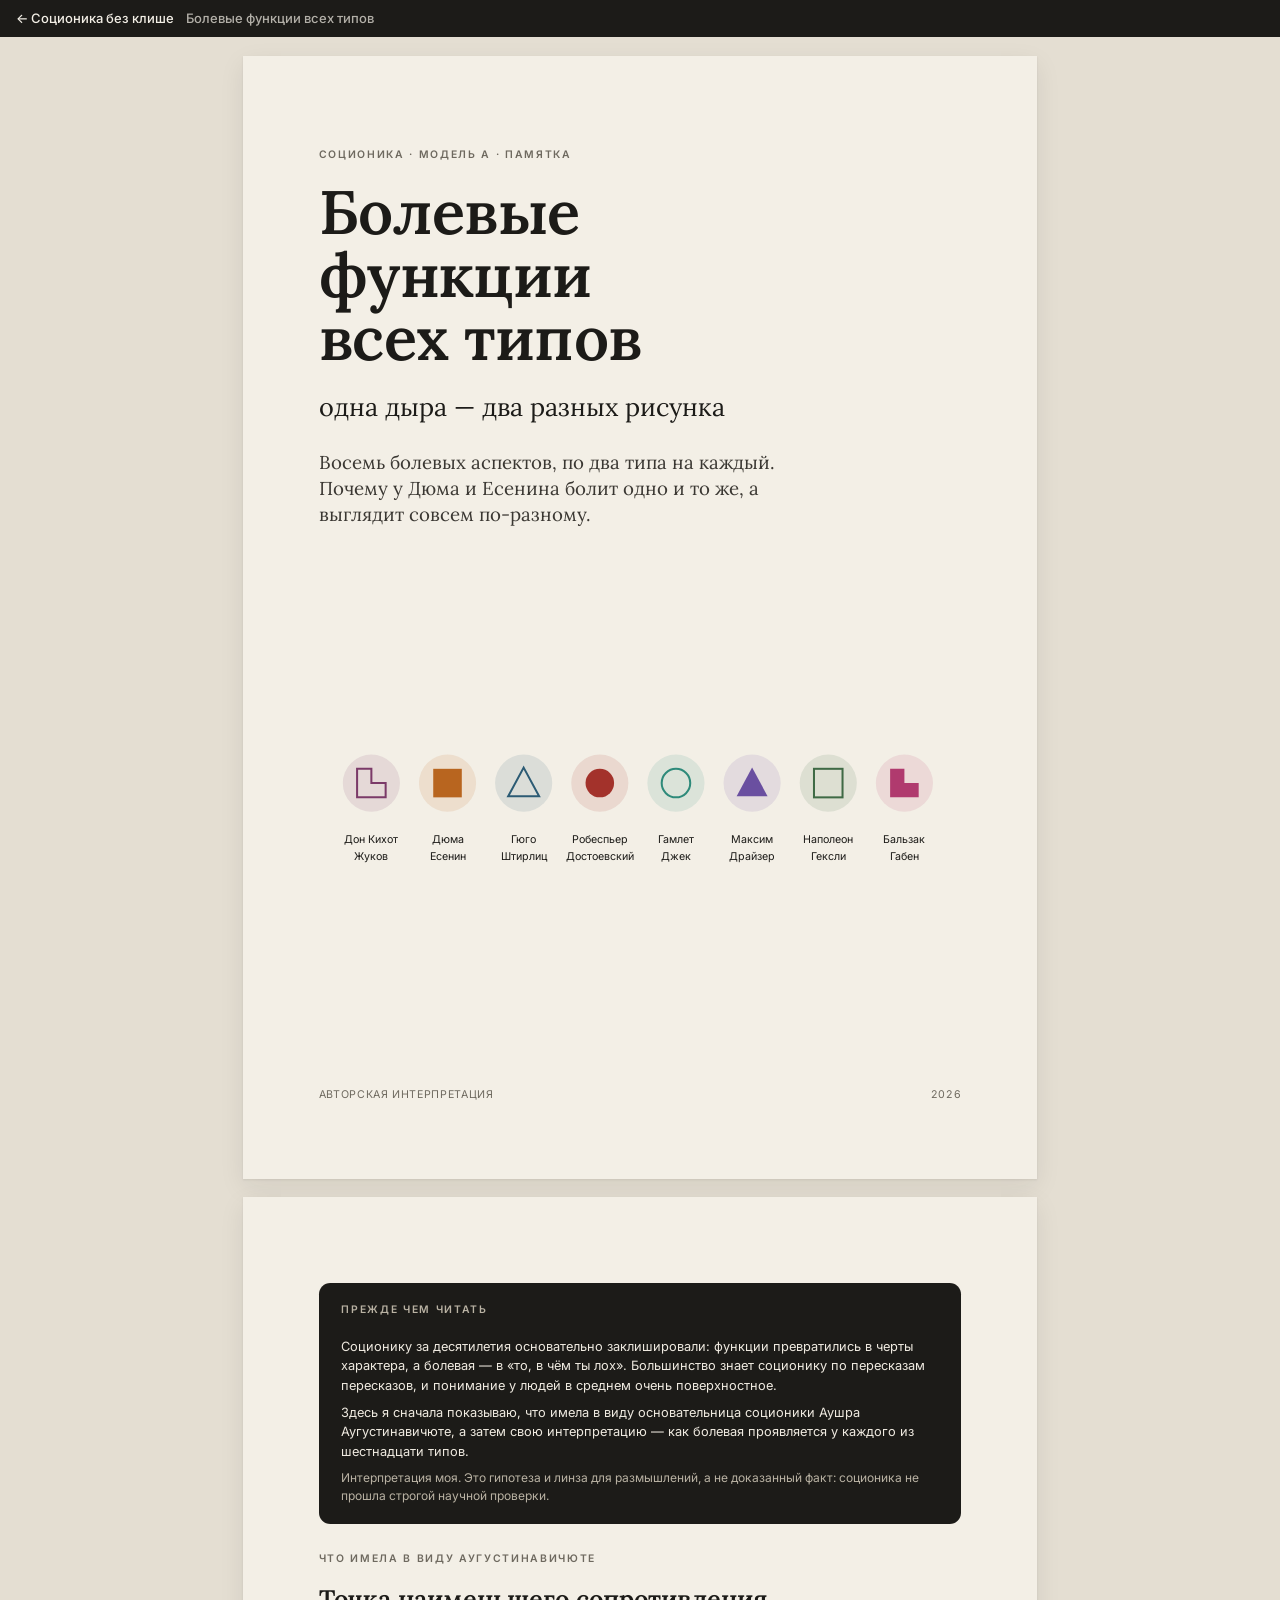
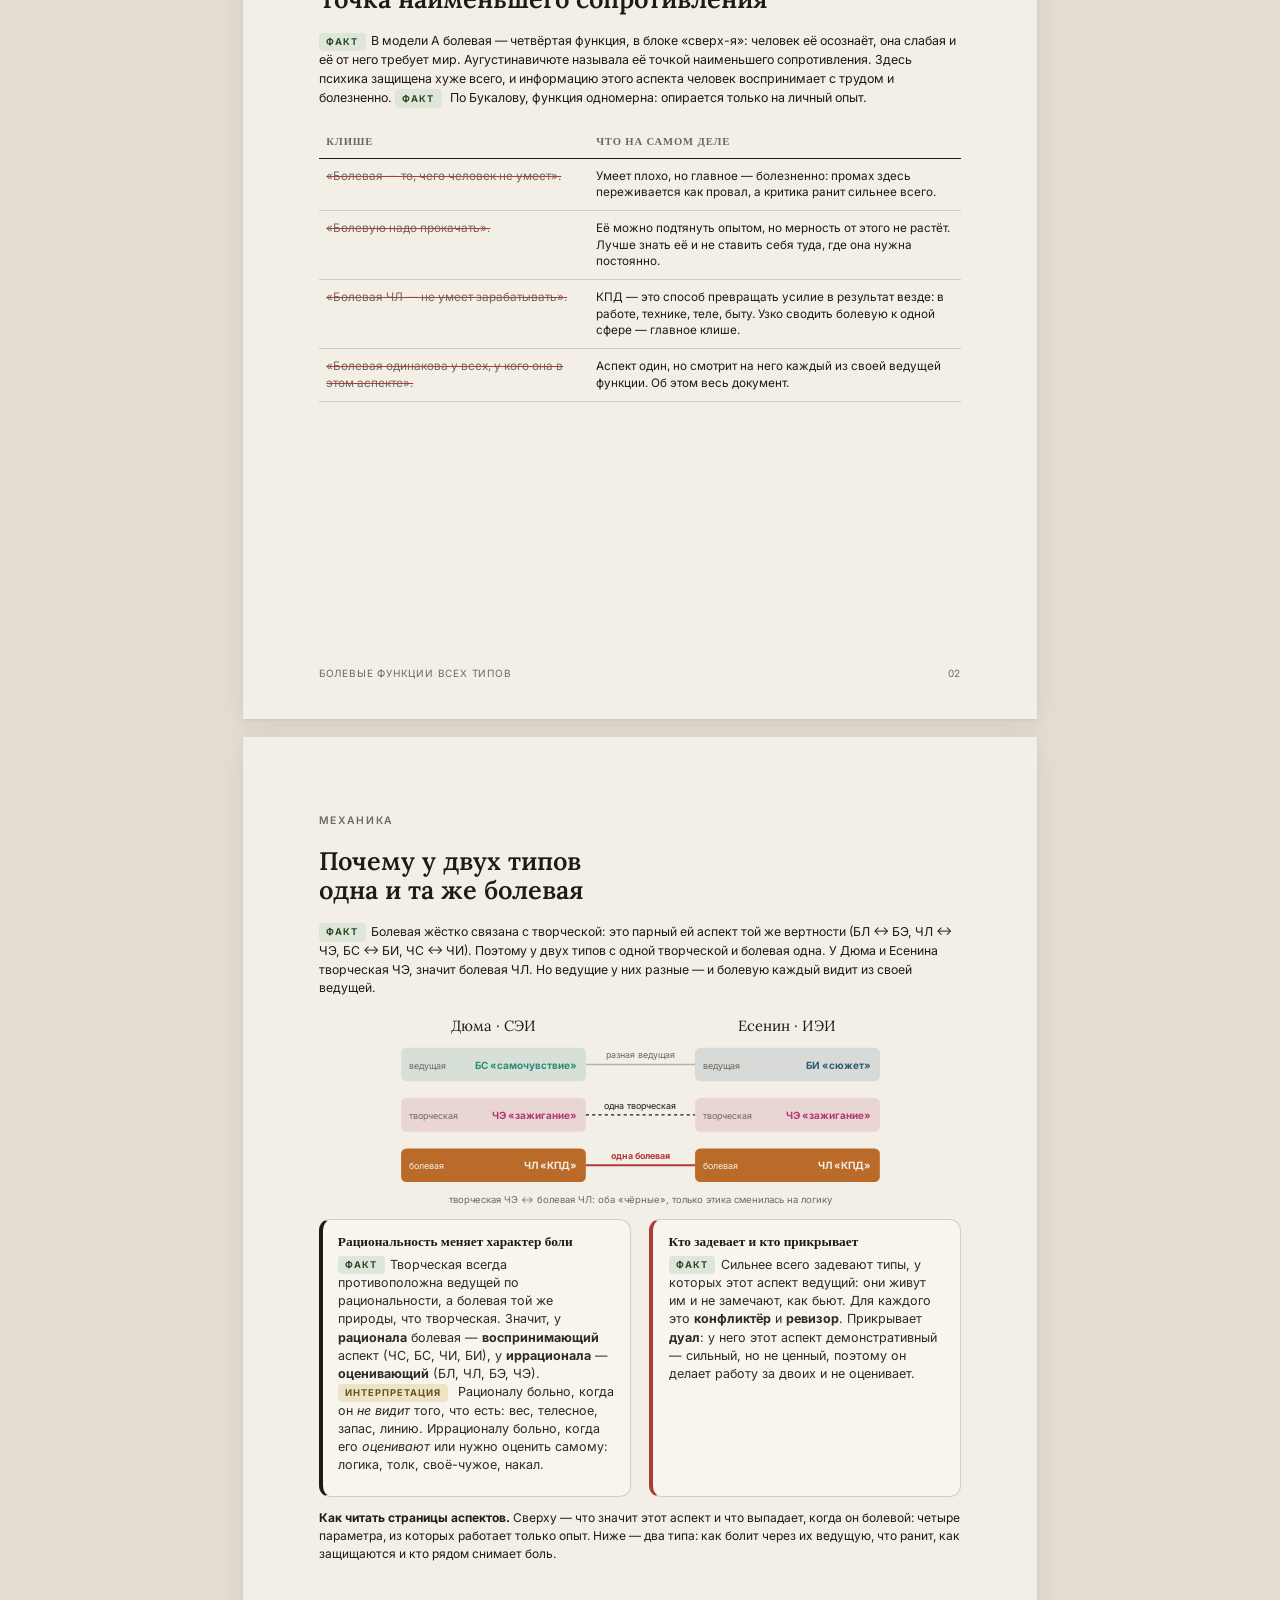
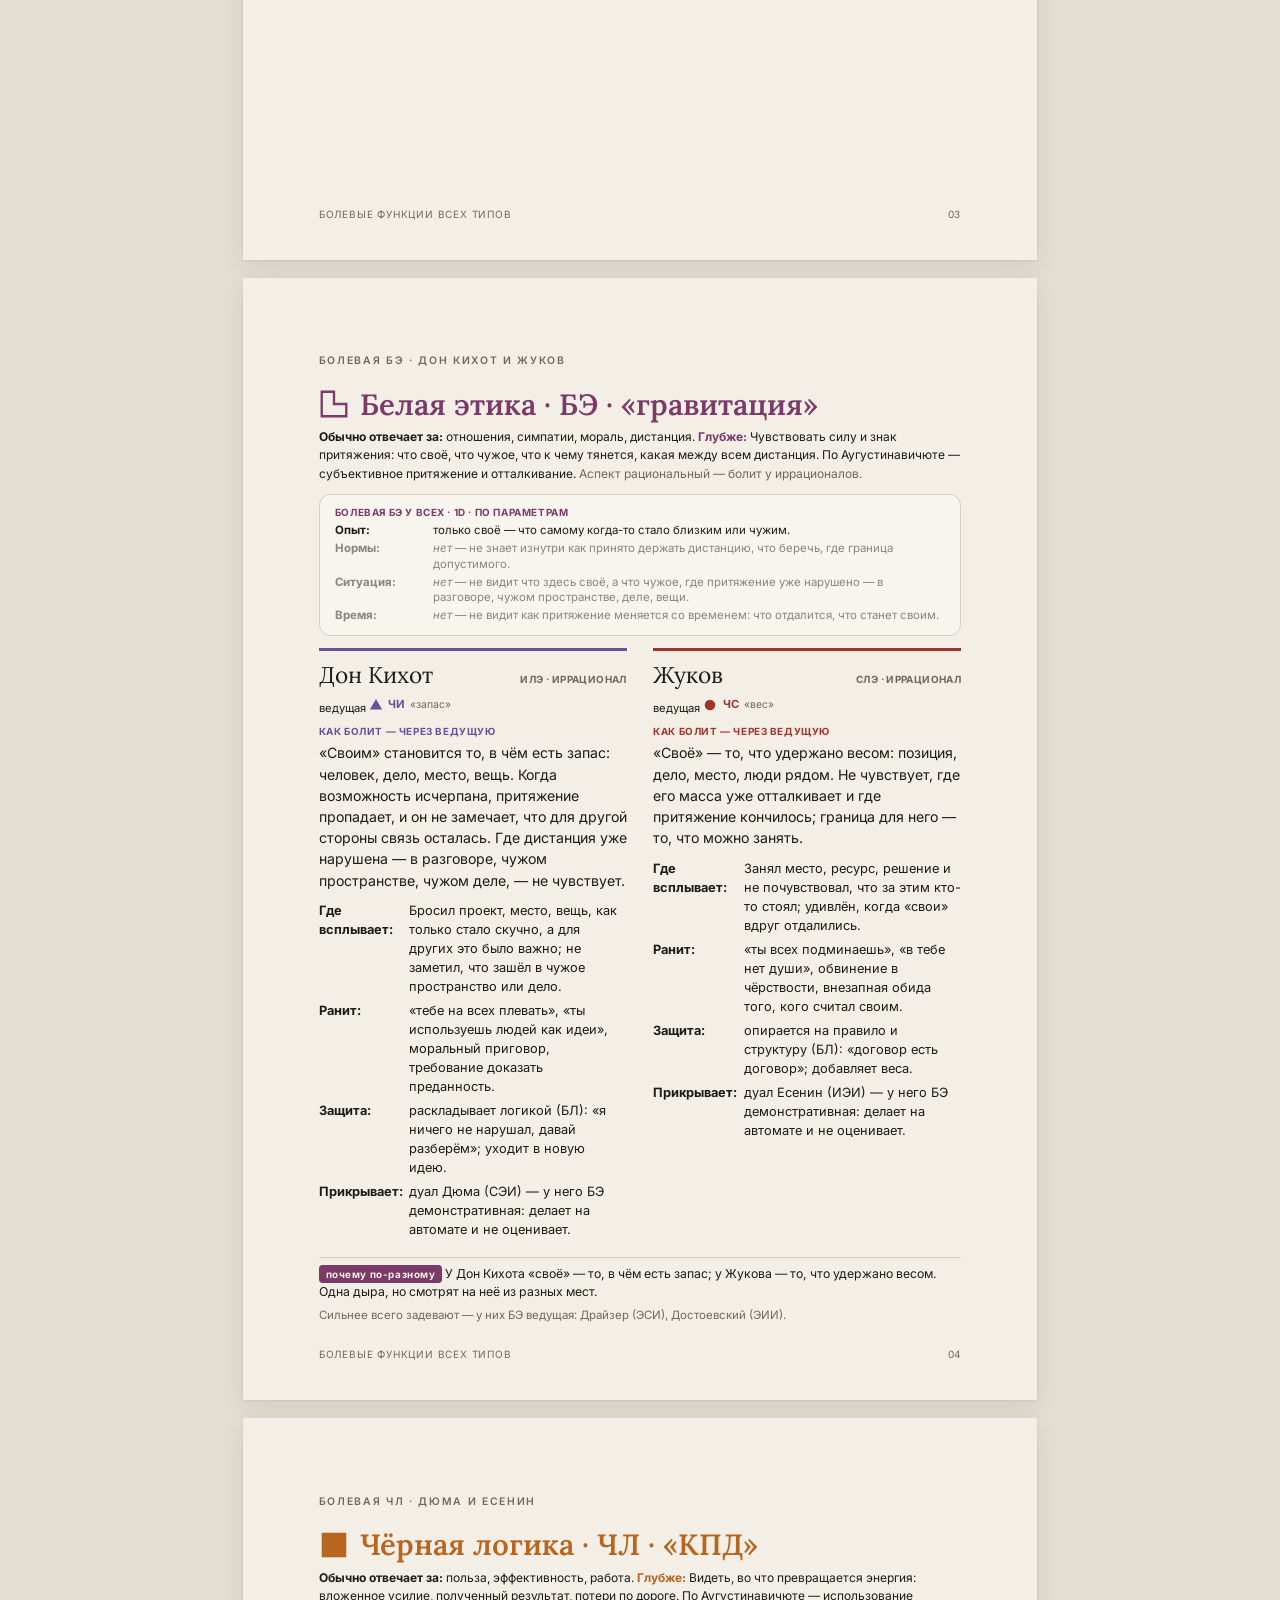
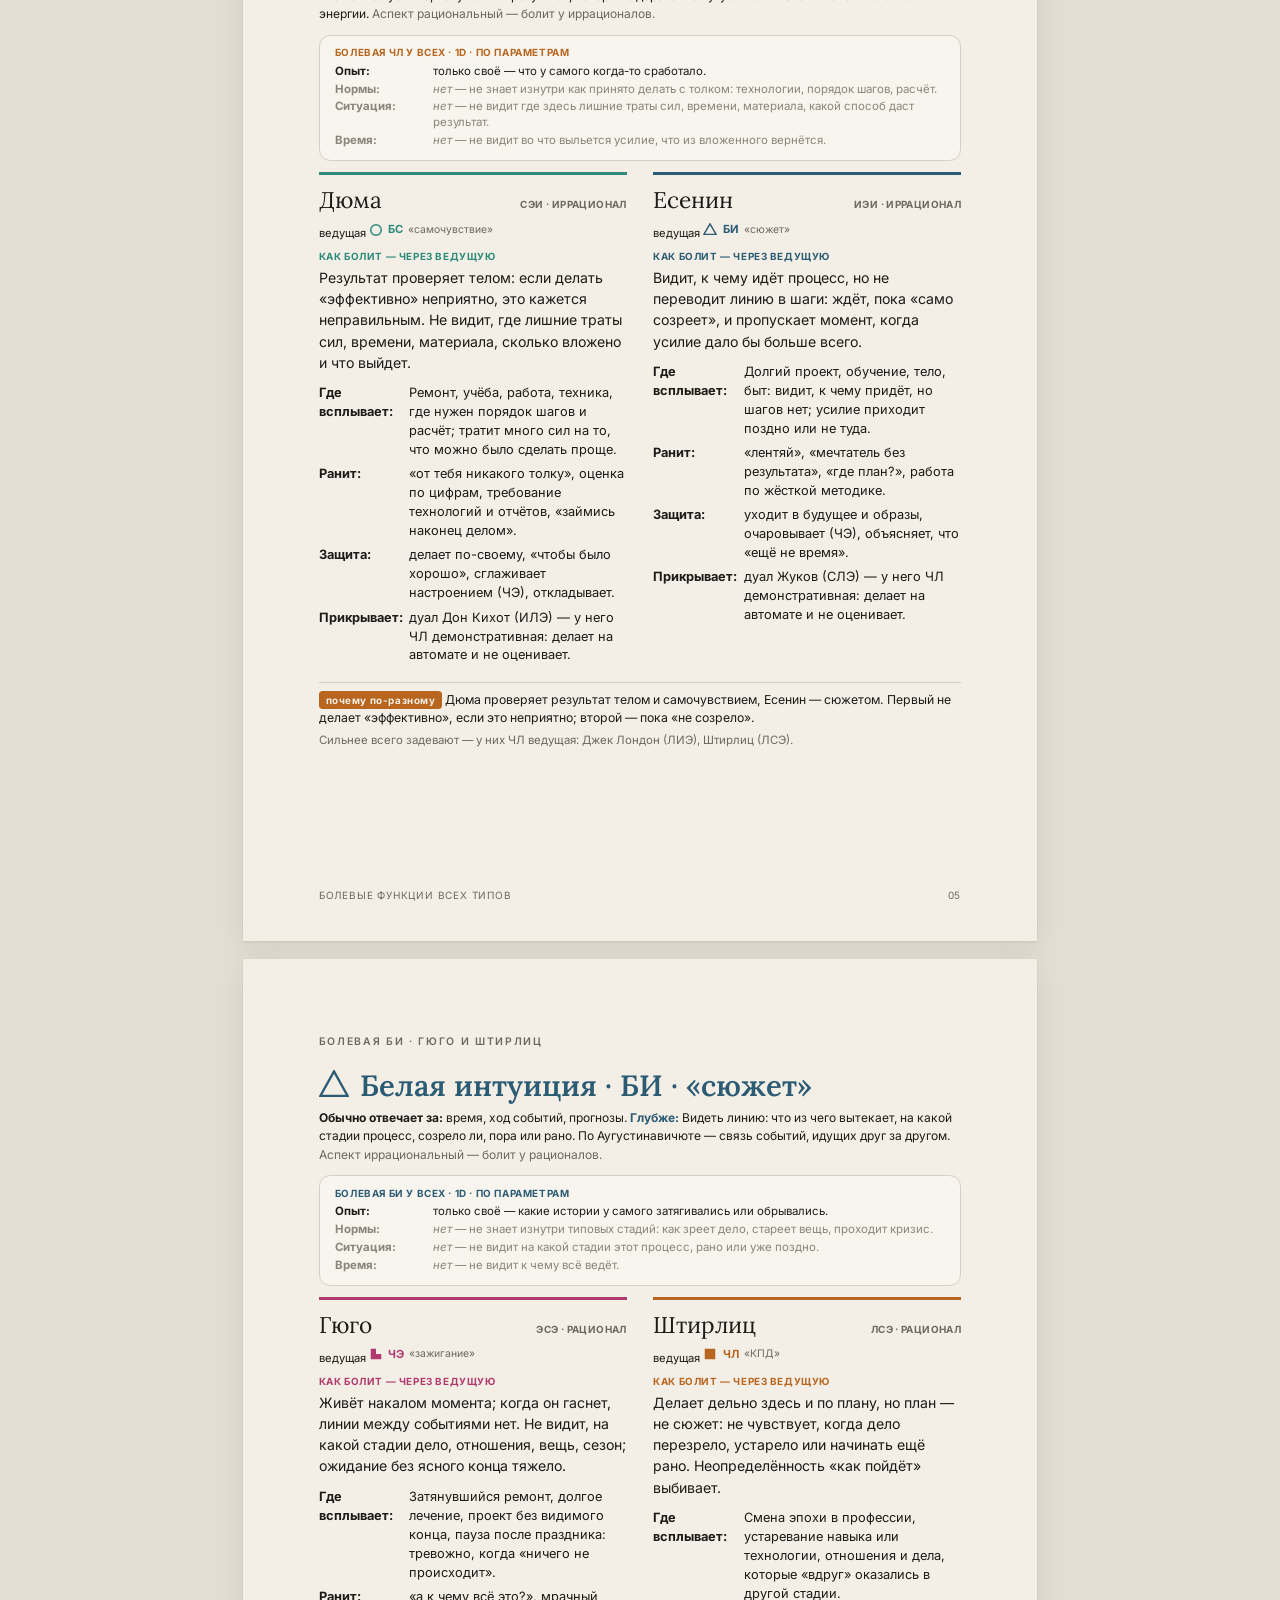
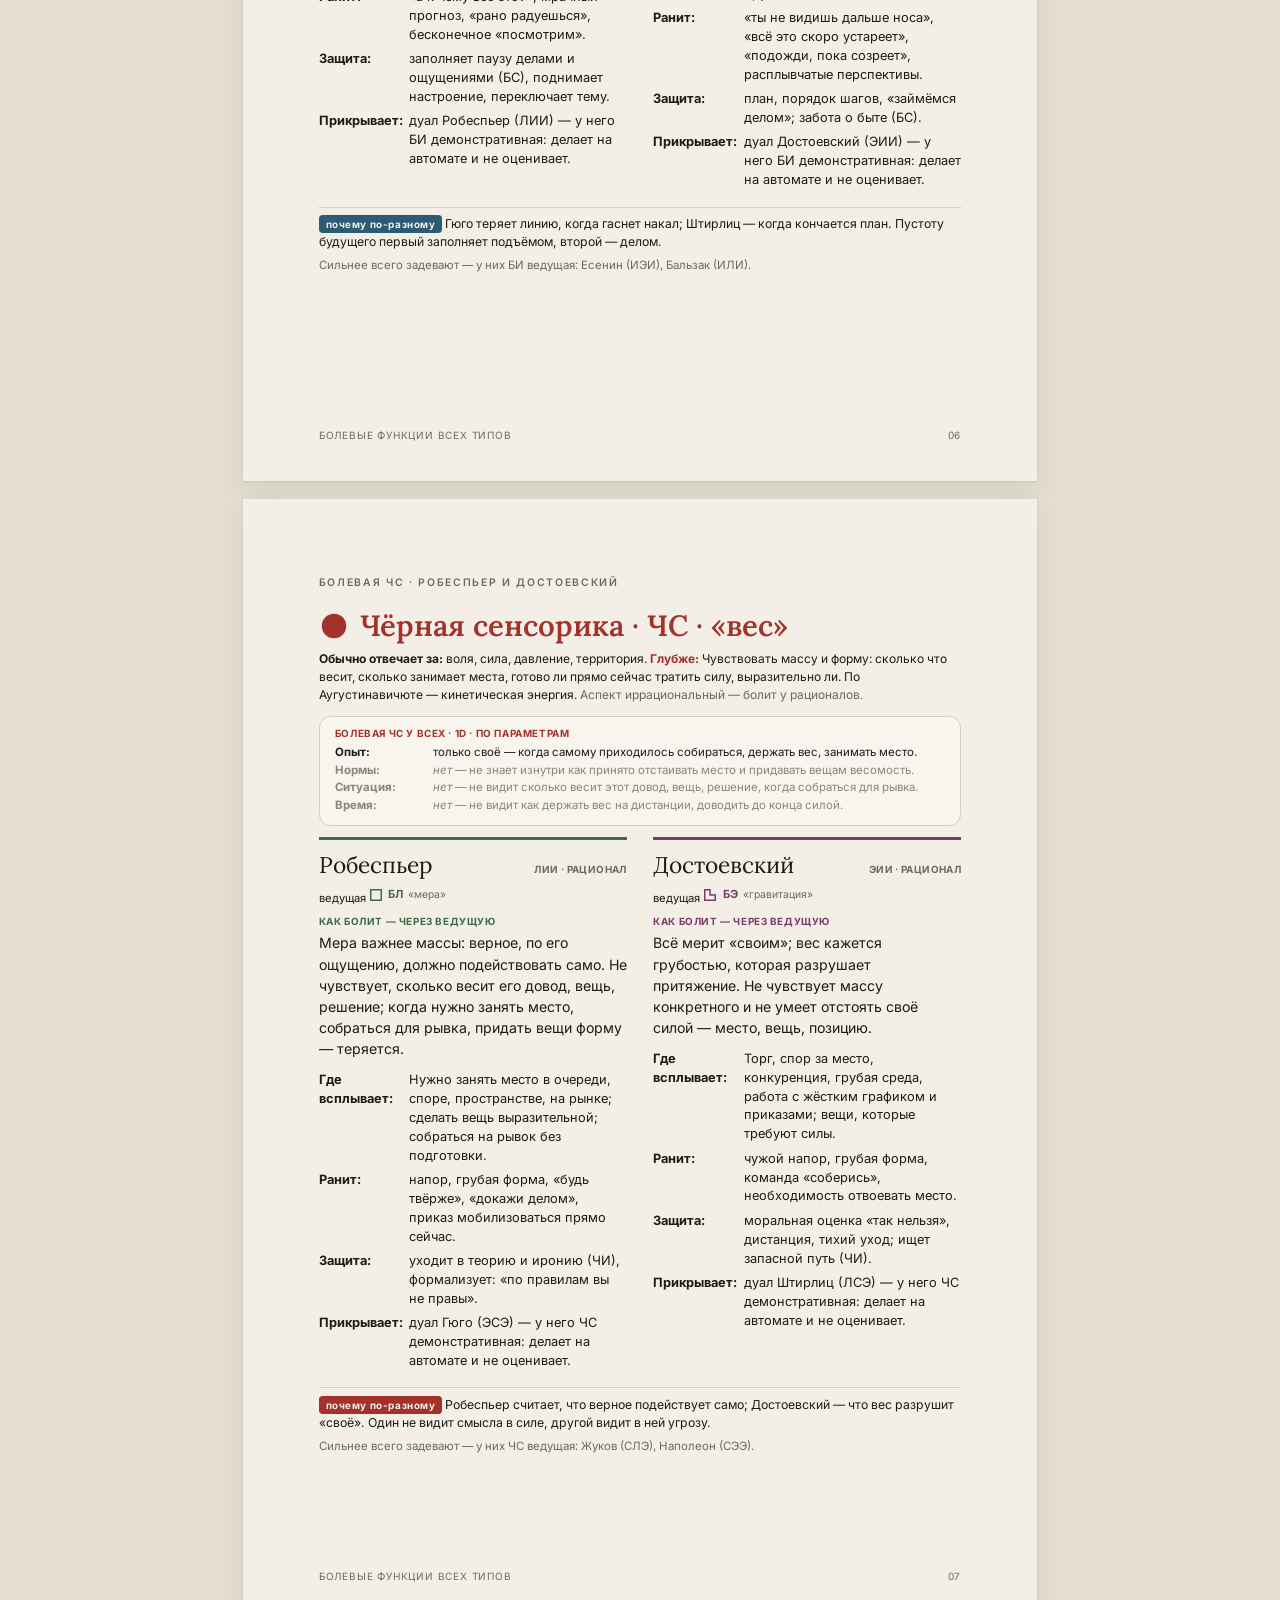
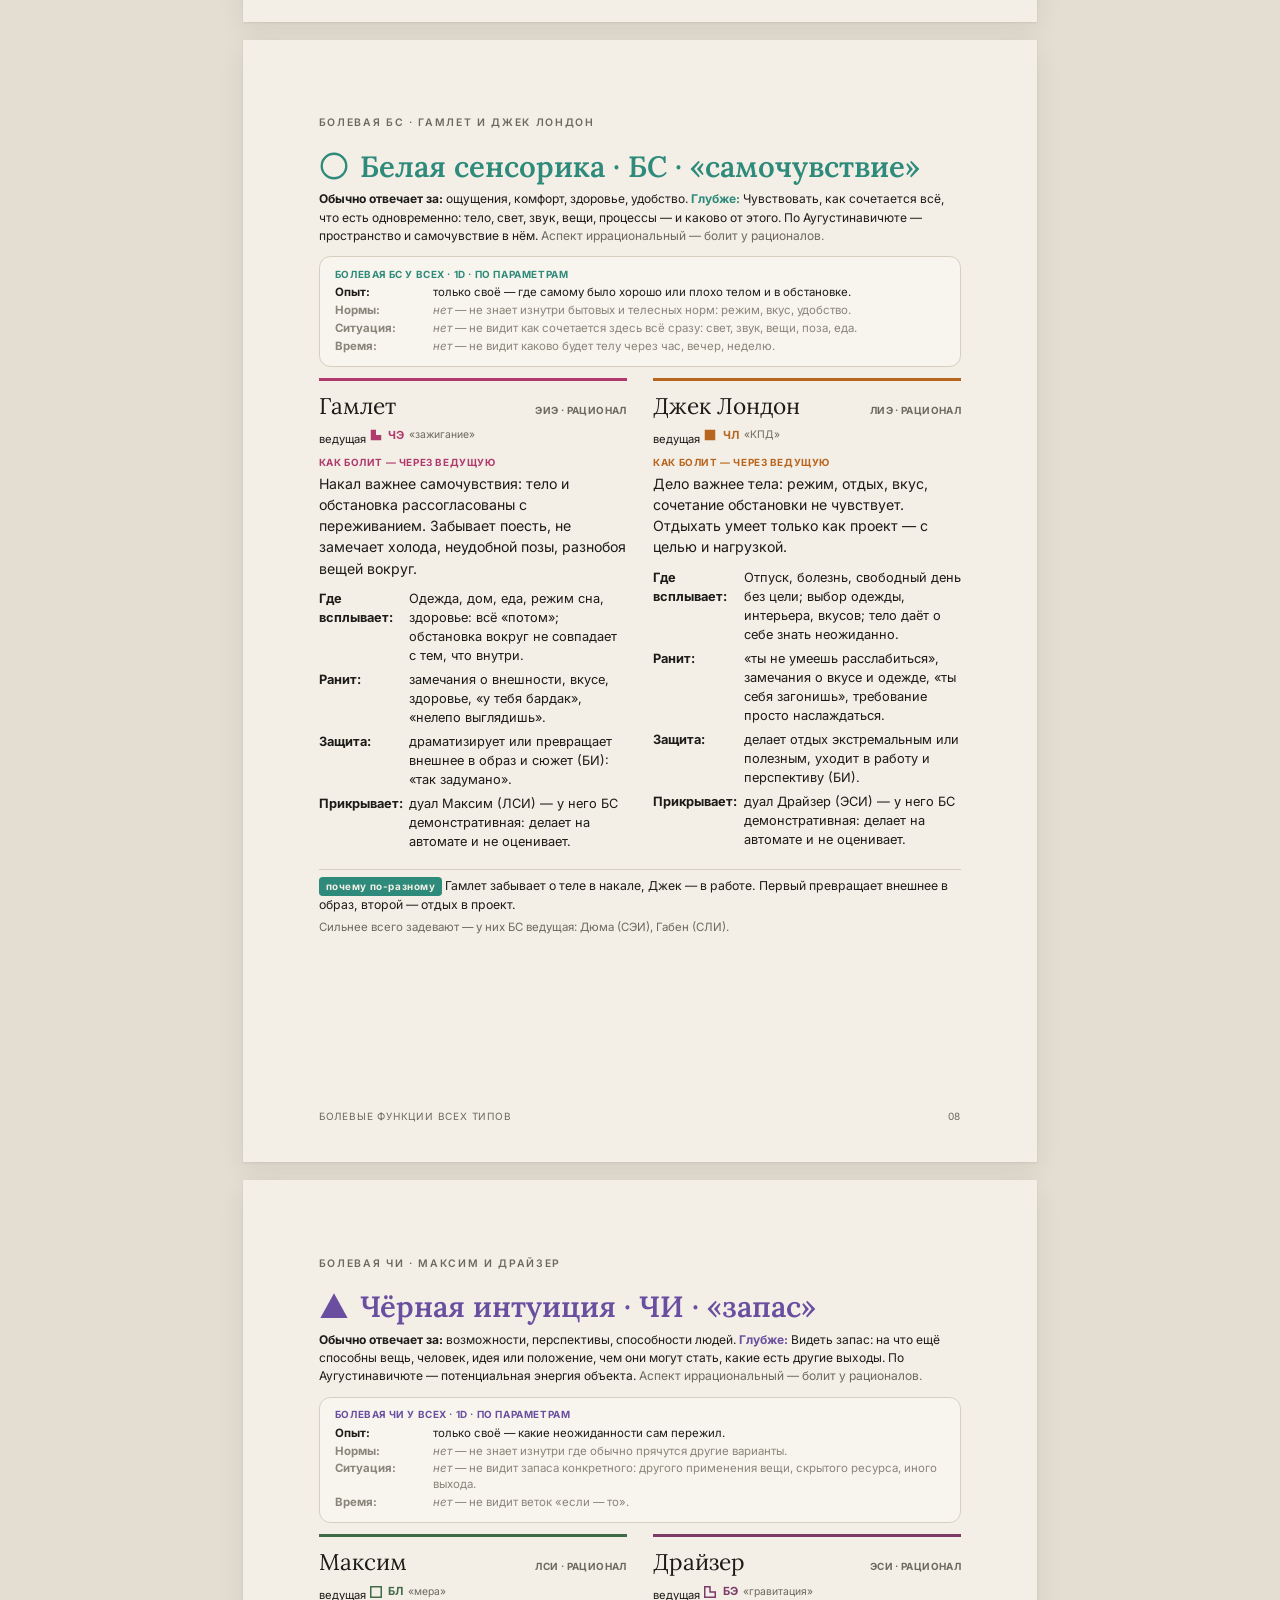
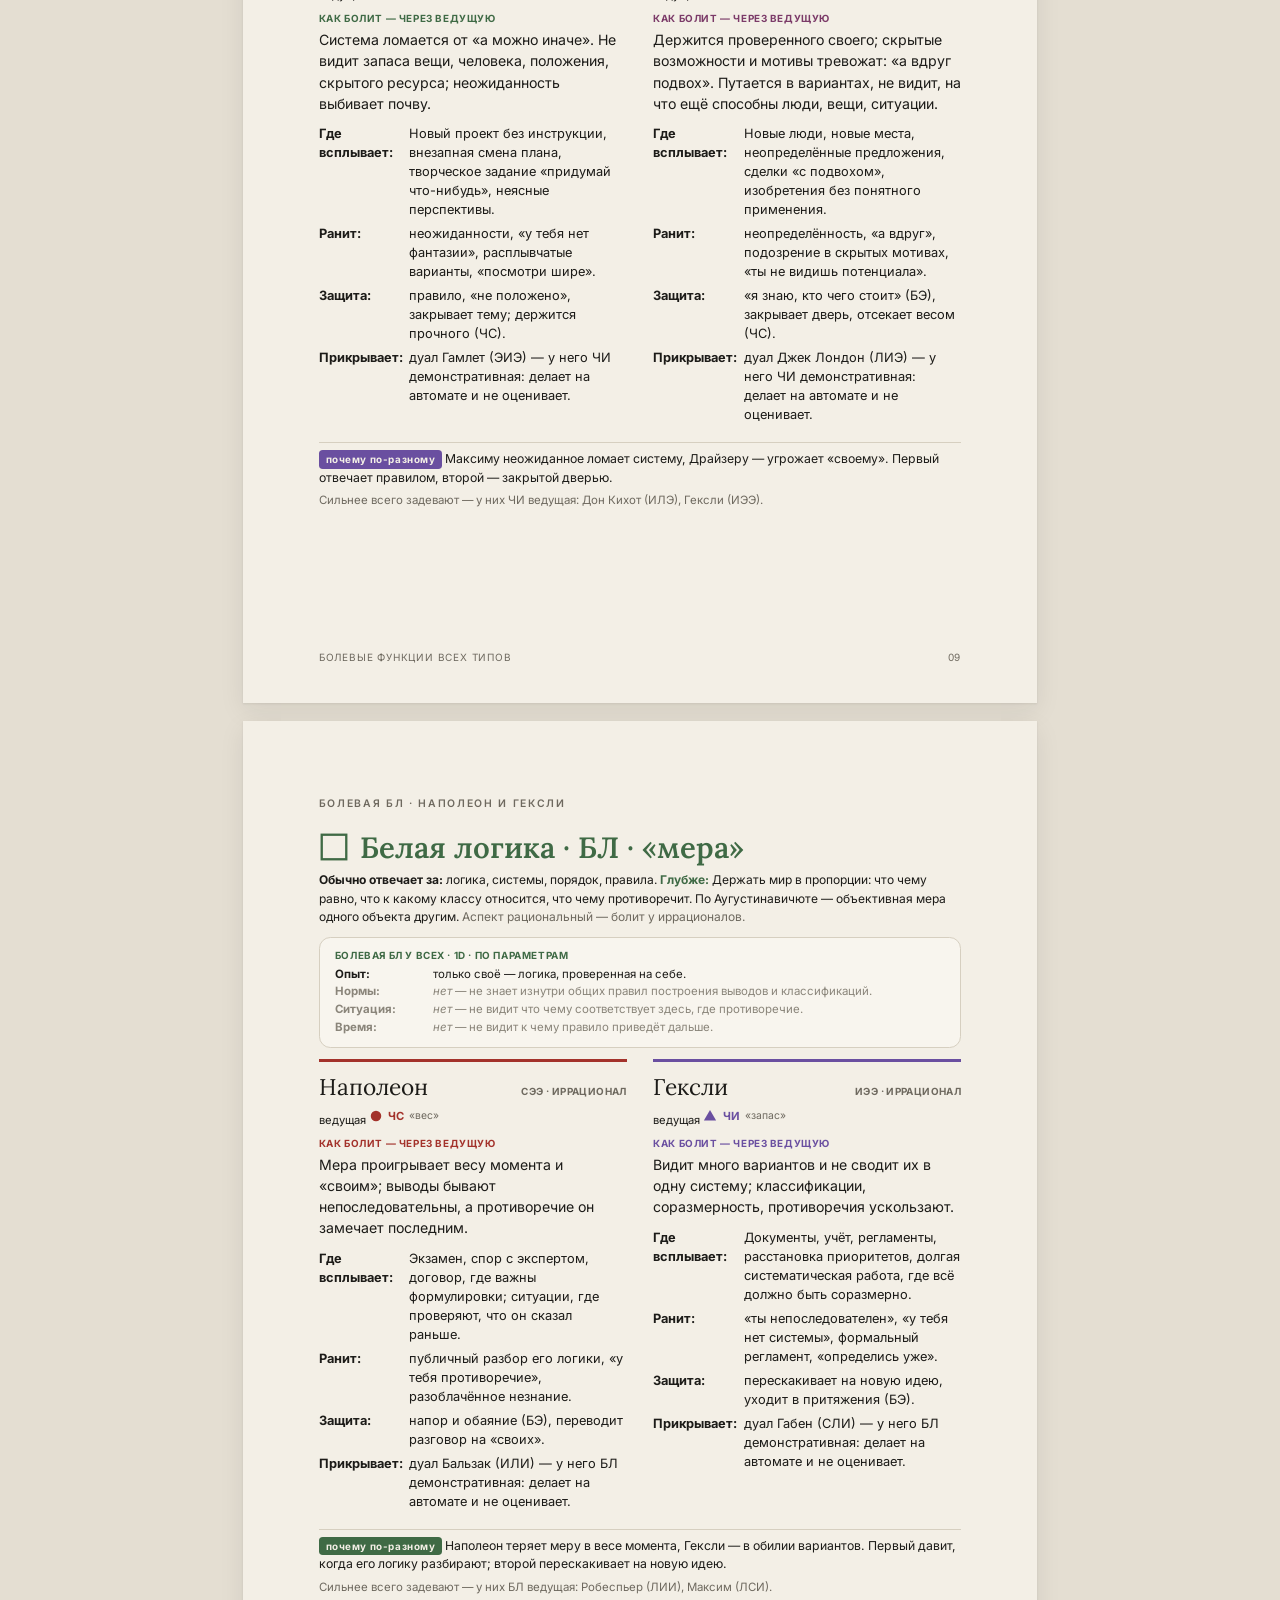
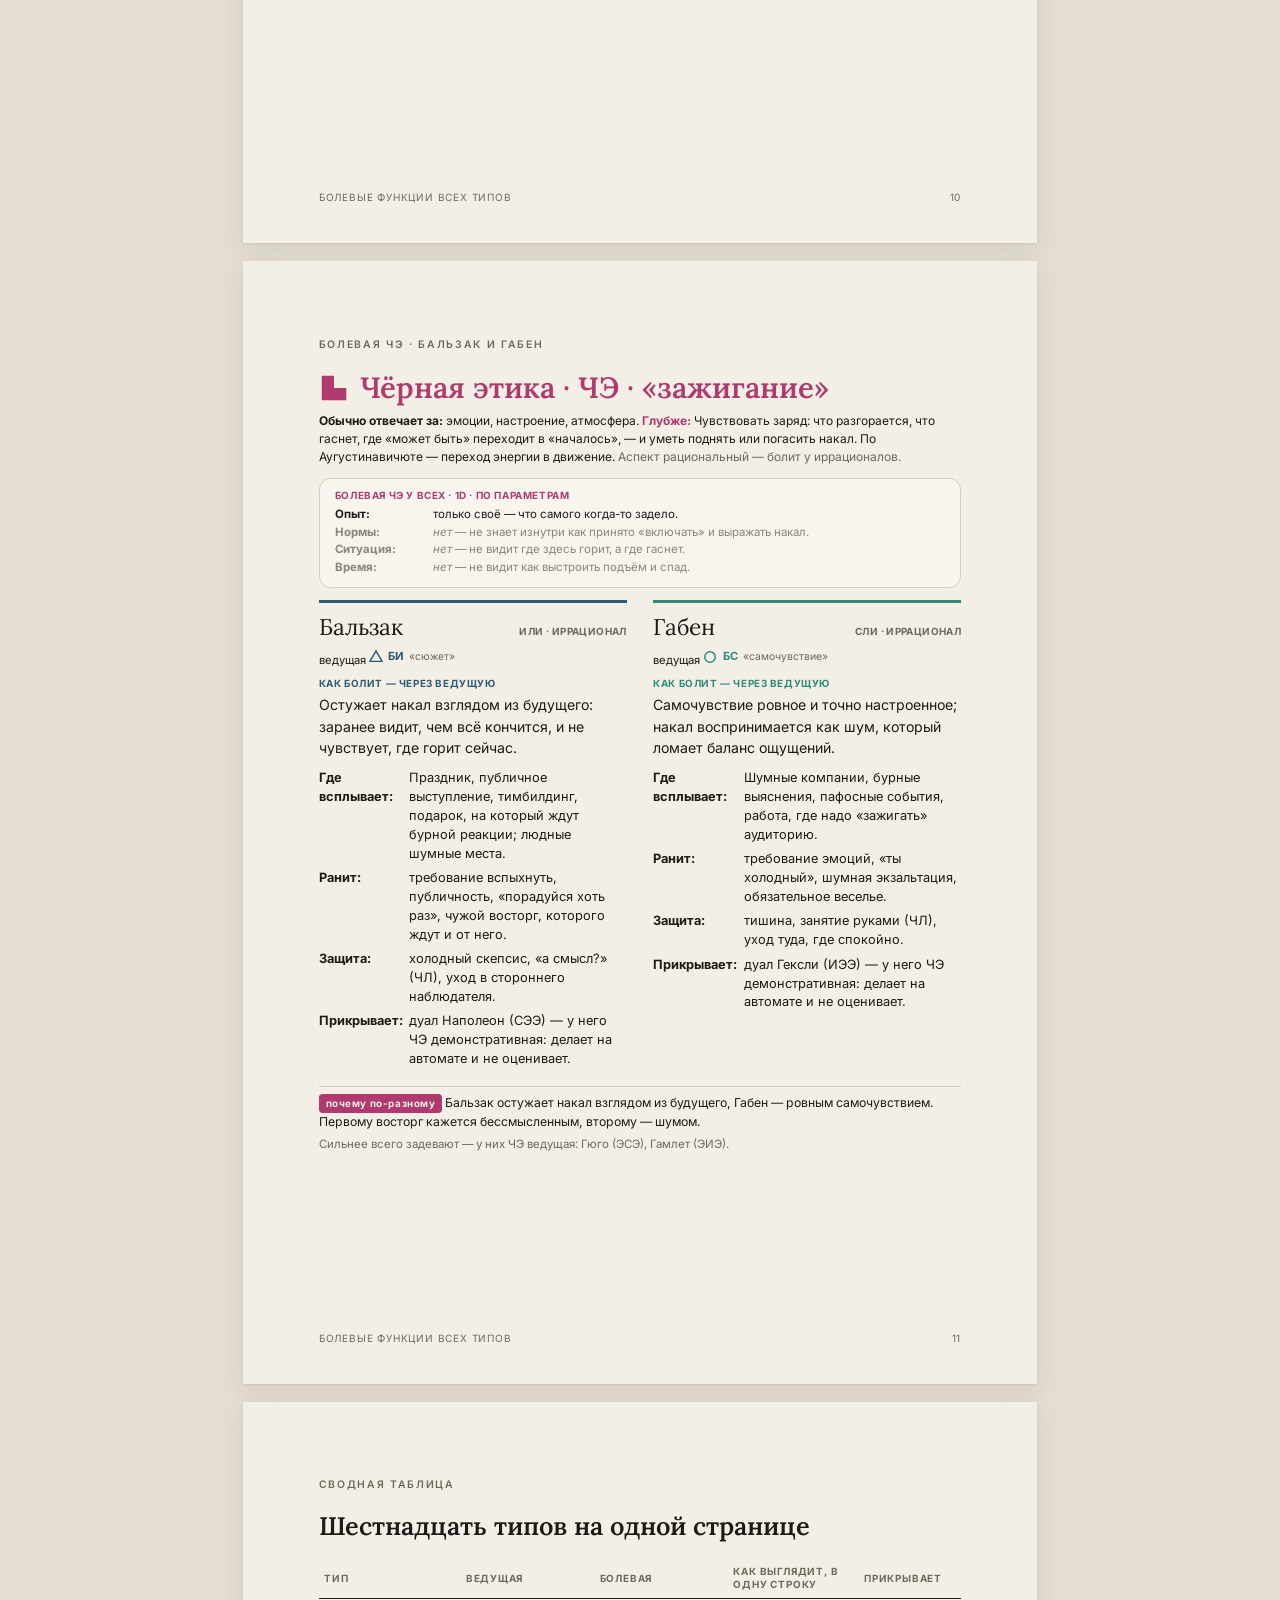
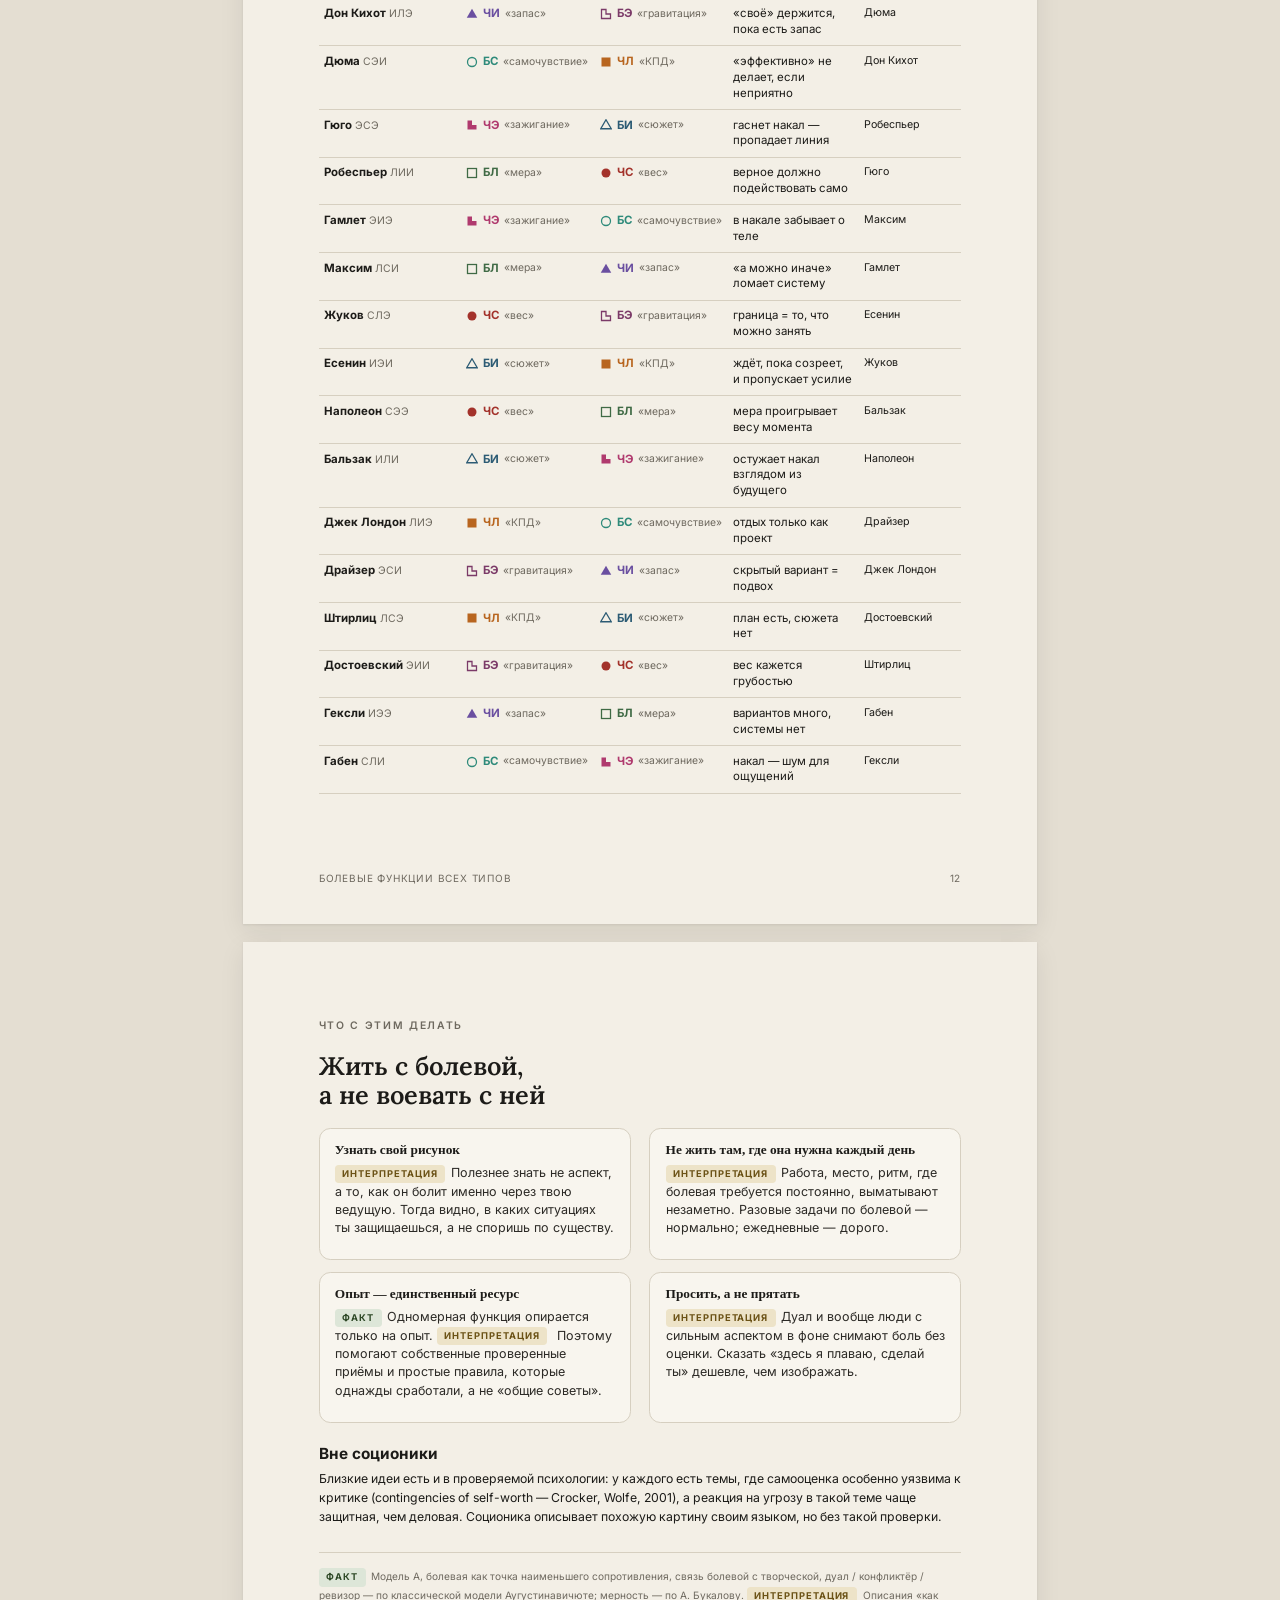
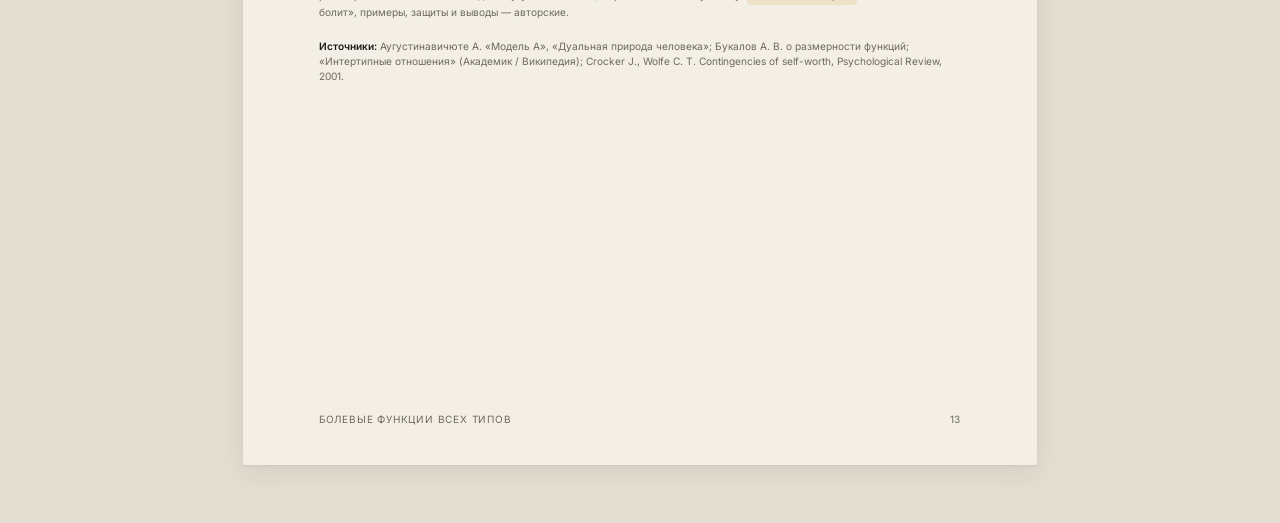
<file: docs/polr.html>
<!doctype html><html lang="ru"><head><meta charset="utf-8"><title>Болевые функции всех типов</title><link rel="stylesheet" href="series.css"><meta name="viewport" content="width=device-width, initial-scale=1"><link rel="preconnect" href="https://fonts.googleapis.com"><link rel="stylesheet" href="https://fonts.googleapis.com/css2?family=Inter:wght@400;500;600;700&family=Lora:ital,wght@0,400;0,600;1,400&display=swap">
<style>
@media screen{
 html,body{background:#E4DED2}
 body{padding:56px 0 40px}
 .page{margin:0 auto 18px;box-shadow:0 1px 2px rgba(28,27,24,.08),0 8px 24px rgba(28,27,24,.08);background:#F3EFE6}
 .kb-bar{position:fixed;top:0;left:0;right:0;z-index:50;display:flex;align-items:center;gap:12px;padding:10px max(16px,env(safe-area-inset-right,0px)) 10px max(16px,env(safe-area-inset-left,0px));padding-top:calc(10px + env(safe-area-inset-top,0px));background:#1C1B18;color:#F3EFE6;font:500 13px/1.3 Inter,system-ui,sans-serif}
 .kb-bar a{color:#F3EFE6;text-decoration:none;white-space:nowrap}
 .kb-bar a:hover{text-decoration:underline}
 .kb-bar .t{opacity:.7;overflow:hidden;text-overflow:ellipsis;white-space:nowrap;min-width:0}
}
@media print{.kb-bar{display:none}}
</style>
<script>
(function(){function fit(){var w=document.documentElement.clientWidth;var z=Math.min(1,(w-24)/794);document.querySelectorAll('.page').forEach(function(p){p.style.zoom=z;});}
window.addEventListener('resize',fit);document.addEventListener('DOMContentLoaded',fit);})();
</script></head><body><nav class="kb-bar"><a href="../index.html">← Соционика без клише</a><span class="t">Болевые функции всех типов</span></nav><section class="page cover">
<style>
.dx-h2{font-family:"Lora",serif;font-weight:600;font-size:24pt;line-height:1.12;margin-bottom:5mm}
.dx-kick{font-size:7.8pt;letter-spacing:.16em;text-transform:uppercase;color:#6E695F;font-weight:600;margin-bottom:5mm}
.dx-lead{font-family:"Lora",serif;font-size:13pt;line-height:1.45;margin-bottom:5mm}
.dx-p{margin-bottom:2.8mm}
.dx-h3{font-family:"Inter Display","Inter",sans-serif;font-weight:700;font-size:11.5pt;margin:4mm 0 1.5mm}
.dx-props{display:grid;grid-template-columns:1fr 1fr 1fr;gap:4mm;margin:2mm 0 4mm}
.dx-prop{border-top:2px solid #1C1B18;padding-top:2.5mm}
.dx-prop h4{font-family:"Inter Display";font-weight:700;font-size:10.5pt;margin-bottom:1mm}
.dx-prop p{font-size:9pt;line-height:1.45;color:#2c2a26}
.dx-rows{border-top:1.5px solid #1C1B18;margin-top:1mm}
.dx-row{display:grid;grid-template-columns:38mm 1fr;gap:5mm;padding:2.6mm 0;border-bottom:1px solid #D6CFC0}
.dx-row .k{font-family:"Inter Display";font-weight:700;font-size:9pt;letter-spacing:.02em}
.dx-row .v{font-size:9.6pt;line-height:1.48;color:#2c2a26}
.dx-cmp{margin-top:4mm;border-radius:3mm;padding:4mm 5mm;background:#ECE6DA}
.dx-cmp p{font-size:9.3pt;line-height:1.48;margin:0}
.dx-cards{display:grid;grid-template-columns:1fr 1fr;gap:4mm}
.dx-card{border-top:2px solid #1C1B18;padding-top:2.5mm}
.dx-card h4{font-family:"Inter Display";font-weight:700;font-size:10.5pt;margin-bottom:1.2mm}
.dx-card p{font-size:9.2pt;line-height:1.45;color:#2c2a26;margin:0}
.dx-final{font-family:"Lora",serif;font-size:13pt;line-height:1.42;margin:4mm 0}
.dx-src{font-size:7.6pt;color:#6E695F;line-height:1.5}
.dx-src b{color:#1C1B18;font-weight:600}
.dx-tag{display:inline-block;font-size:7pt;letter-spacing:.1em;text-transform:uppercase;font-weight:700;padding:.6mm 2mm;border-radius:1mm;margin-right:1.5mm;vertical-align:middle}
.dx-tag.f{background:#DDE6D8;color:#2F4A28} .dx-tag.i{background:#EDE3C8;color:#6B5216}
.dx-rule{height:1px;background:#D6CFC0;margin:4mm 0}
.dx-fig svg{display:block;width:100%;height:auto}
.dx-cap{font-size:7.8pt;color:#6E695F;margin-top:1.5mm}
</style>
<style>
.at-head{display:grid;grid-template-columns:1fr 62mm;gap:6mm;align-items:center;margin-bottom:3mm}
.at-formula{font-family:"Lora",serif;font-size:30pt;line-height:1}
.at-name{font-size:8pt;letter-spacing:.14em;text-transform:uppercase;font-weight:700;margin-bottom:2mm}
.at-where{font-size:8.5pt;color:#6E695F;margin-top:2mm}
.at-two{display:grid;grid-template-columns:1fr 1fr;gap:5mm;margin:2mm 0 3mm}
.at-cl{border-radius:3mm;padding:3.5mm 4.5mm;background:#ECE6DA}
.at-cl .lbl{font-size:7.5pt;letter-spacing:.12em;text-transform:uppercase;font-weight:700;color:#6E695F;margin-bottom:1.5mm}
.at-cl .txt{font-size:9.6pt;line-height:1.45}
.at-cl.x .txt{text-decoration:line-through;text-decoration-color:#B03A3A;text-decoration-thickness:1.5px;color:#6E695F}
.at-cl.ok{background:#F8F5EE;border:1.5px solid currentColor}
.at-base{border-radius:3mm;padding:4mm 5mm;color:#EFEAE0;background:#1C1B18;margin:2mm 0 3mm}
.at-base .lbl{font-size:7.5pt;letter-spacing:.12em;text-transform:uppercase;font-weight:700;color:#B9B2A3}
.at-base .q{font-family:"Lora",serif;font-size:14pt;margin:1.5mm 0}
.at-base .t{font-size:9.4pt;line-height:1.45;color:#D9D3C6}
.at-pos{display:grid;grid-template-columns:1fr 1fr;gap:5mm}
.at-pos .c{border-top:2px solid;padding-top:2mm}
.at-pos .c h4{font-family:"Inter Display";font-size:10pt;font-weight:700;margin-bottom:1mm}
.at-pos .c p{font-size:9.2pt;line-height:1.45;color:#2c2a26}
.at-between{margin-top:3mm;border-radius:3mm;padding:3mm 4.5mm;border:1.5px dashed #6E695F;font-size:9.4pt;line-height:1.45}
.big-num{font-family:"Lora",serif;font-size:40pt;line-height:1}
</style><style>
.big{font-family:"Lora",serif;font-size:13.5pt;line-height:1.42}
.tag2{display:inline-block;font-size:7.4pt;font-weight:700;letter-spacing:.06em;padding:.5mm 1.8mm;border-radius:1mm;color:#F3EFE6}
.fx{display:grid;grid-template-columns:1fr 1fr;gap:3mm 5mm}
.fx .c{border-radius:3mm;padding:3mm 4mm;background:#F8F5EE;border:1px solid #D6CFC0}
.fx .c h4{font-family:"Inter Display";font-size:10pt;font-weight:700;margin-bottom:1mm}
.fx .c p{font-size:9.4pt;line-height:1.45;color:#2c2a26}
.tbl{width:100%;border-collapse:collapse;font-size:9pt;line-height:1.38}
.tbl th{font-size:7.4pt;letter-spacing:.08em;text-transform:uppercase;color:#6E695F;text-align:left;padding:1.5mm 1.5mm;border-bottom:1.5px solid #1C1B18}
.tbl td{padding:2mm 1.5mm;border-bottom:1px solid #D6CFC0;vertical-align:top}
.pos{font-size:7.4pt;font-weight:700;letter-spacing:.04em;text-transform:uppercase}
.row{display:grid;grid-template-columns:24mm 1fr;gap:2mm;font-size:8.6pt;line-height:1.38;margin:.5mm 0}
.row b{color:#1C1B18}
.no{color:#8A857A}
</style>
  <div><div class="kicker">Соционика · модель А · памятка</div>
    <h1>Болевые<br>функции<br>всех типов</h1>
    <div style="font-family:Lora,serif;font-size:19pt;margin-top:5mm">одна дыра — два разных рисунка</div>
    <p class="sub" style="margin-top:6mm">Восемь болевых аспектов, по два типа на каждый. Почему у Дюма и Есенина болит одно и то же, а выглядит совсем по-разному.</p></div>
  <div class="dx-fig"><svg viewBox="0 0 540 230" xmlns="http://www.w3.org/2000/svg" font-family="Inter"><circle cx="44" cy="90" r="24" fill="#7B3A68" opacity=".12"/><path d="M32 78 H44 V90 H56 V102 H32 Z" fill="none" stroke="#7B3A68" stroke-width="1.7"/><text x="44" y="140" text-anchor="middle" font-size="9" fill="#1C1B18">Дон Кихот</text><text x="44" y="155" text-anchor="middle" font-size="9" fill="#1C1B18">Жуков</text><circle cx="108" cy="90" r="24" fill="#B8651F" opacity=".12"/><rect x="96" y="78" width="24" height="24" fill="#B8651F"/><text x="108" y="140" text-anchor="middle" font-size="9" fill="#1C1B18">Дюма</text><text x="108" y="155" text-anchor="middle" font-size="9" fill="#1C1B18">Есенин</text><circle cx="172" cy="90" r="24" fill="#2C5B74" opacity=".12"/><polygon points="172,77 185,101 159,101" fill="none" stroke="#2C5B74" stroke-width="1.7"/><text x="172" y="140" text-anchor="middle" font-size="9" fill="#1C1B18">Гюго</text><text x="172" y="155" text-anchor="middle" font-size="9" fill="#1C1B18">Штирлиц</text><circle cx="236" cy="90" r="24" fill="#A3322B" opacity=".12"/><circle cx="236" cy="90" r="12" fill="#A3322B"/><text x="236" y="140" text-anchor="middle" font-size="9" fill="#1C1B18">Робеспьер</text><text x="236" y="155" text-anchor="middle" font-size="9" fill="#1C1B18">Достоевский</text><circle cx="300" cy="90" r="24" fill="#2E8A7A" opacity=".12"/><circle cx="300" cy="90" r="12" fill="none" stroke="#2E8A7A" stroke-width="1.7"/><text x="300" y="140" text-anchor="middle" font-size="9" fill="#1C1B18">Гамлет</text><text x="300" y="155" text-anchor="middle" font-size="9" fill="#1C1B18">Джек</text><circle cx="364" cy="90" r="24" fill="#6A4FA0" opacity=".12"/><polygon points="364,77 377,101 351,101" fill="#6A4FA0"/><text x="364" y="140" text-anchor="middle" font-size="9" fill="#1C1B18">Максим</text><text x="364" y="155" text-anchor="middle" font-size="9" fill="#1C1B18">Драйзер</text><circle cx="428" cy="90" r="24" fill="#3F6A45" opacity=".12"/><rect x="416" y="78" width="24" height="24" fill="none" stroke="#3F6A45" stroke-width="1.7"/><text x="428" y="140" text-anchor="middle" font-size="9" fill="#1C1B18">Наполеон</text><text x="428" y="155" text-anchor="middle" font-size="9" fill="#1C1B18">Гексли</text><circle cx="492" cy="90" r="24" fill="#B03A6E" opacity=".12"/><path d="M480 78 H492 V90 H504 V102 H480 Z" fill="#B03A6E"/><text x="492" y="140" text-anchor="middle" font-size="9" fill="#1C1B18">Бальзак</text><text x="492" y="155" text-anchor="middle" font-size="9" fill="#1C1B18">Габен</text></svg></div>
  <div style="display:flex;justify-content:space-between;font-size:8pt;color:var(--muted);letter-spacing:.06em;text-transform:uppercase"><span>Авторская интерпретация</span><span>2026</span></div>
</section><section class="page">
  <div class="box disc">
    <div class="kicker">Прежде чем читать</div>
    <p>Соционику за десятилетия основательно заклишировали: функции превратились в черты характера, а болевая — в «то, в чём ты лох». Большинство знает соционику по пересказам пересказов, и понимание у людей в среднем очень поверхностное.</p>
    <p>Здесь я сначала показываю, что имела в виду основательница соционики Аушра Аугустинавичюте, а затем свою интерпретацию — как болевая проявляется у каждого из шестнадцати типов.</p>
    <p style="margin:0;color:#B9B2A3;font-size:9pt">Интерпретация моя. Это гипотеза и линза для размышлений, а не доказанный факт: соционика не прошла строгой научной проверки.</p>
  </div>
  <div class="dx-kick" style="margin-top:2mm">Что имела в виду Аугустинавичюте</div>
  <div class="dx-h2" style="font-size:19pt">Точка наименьшего сопротивления</div>
  <p class="dx-p" style="font-size:9.3pt"><span class="dx-tag f">факт</span>В модели А болевая — четвёртая функция, в блоке «сверх-я»: человек её осознаёт, она слабая и её от него требует мир. Аугустинавичюте называла её точкой наименьшего сопротивления. Здесь психика защищена хуже всего, и информацию этого аспекта человек воспринимает с трудом и болезненно. <span class="dx-tag f">факт</span> По Букалову, функция одномерна: опирается только на личный опыт.</p>
  <table class="cmp" style="font-size:8.8pt"><tr><th>Клише</th><th>Что на самом деле</th></tr><tr><td style="font-weight:400;color:#6E695F;text-decoration:line-through;text-decoration-color:#B03A3A;width:42%">«Болевая — то, чего человек не умеет».</td><td style="font-weight:400">Умеет плохо, но главное — болезненно: промах здесь переживается как провал, а критика ранит сильнее всего.</td></tr><tr><td style="font-weight:400;color:#6E695F;text-decoration:line-through;text-decoration-color:#B03A3A;width:42%">«Болевую надо прокачать».</td><td style="font-weight:400">Её можно подтянуть опытом, но мерность от этого не растёт. Лучше знать её и не ставить себя туда, где она нужна постоянно.</td></tr><tr><td style="font-weight:400;color:#6E695F;text-decoration:line-through;text-decoration-color:#B03A3A;width:42%">«Болевая ЧЛ — не умеет зарабатывать».</td><td style="font-weight:400">КПД — это способ превращать усилие в результат везде: в работе, технике, теле, быту. Узко сводить болевую к одной сфере — главное клише.</td></tr><tr><td style="font-weight:400;color:#6E695F;text-decoration:line-through;text-decoration-color:#B03A3A;width:42%">«Болевая одинакова у всех, у кого она в этом аспекте».</td><td style="font-weight:400">Аспект один, но смотрит на него каждый из своей ведущей функции. Об этом весь документ.</td></tr></table>
<div class="folio"><span>Болевые функции всех типов</span><span>02</span></div></section><section class="page">
  <div class="dx-kick">Механика</div>
  <div class="dx-h2" style="font-size:19pt">Почему у двух типов<br>одна и та же болевая</div>
  <p class="dx-p" style="font-size:9.2pt"><span class="dx-tag f">факт</span>Болевая жёстко связана с творческой: это парный ей аспект той же вертности (БЛ ↔ БЭ, ЧЛ ↔ ЧЭ, БС ↔ БИ, ЧС ↔ ЧИ). Поэтому у двух типов с одной творческой и болевая одна. У Дюма и Есенина творческая ЧЭ, значит болевая ЧЛ. Но ведущие у них разные — и болевую каждый видит из своей ведущей.</p>
  <div class="dx-fig" style="width:150mm;margin:1mm auto 2mm"><svg viewBox="0 0 540 190" xmlns="http://www.w3.org/2000/svg" font-family="Inter"><defs><marker id="k" viewBox="0 0 10 10" refX="8" refY="5" markerWidth="6" markerHeight="6" orient="auto"><path d="M0 0 L10 5 L0 10 z" fill="#1C1B18"/></marker></defs><text x="130" y="18" text-anchor="middle" font-family="Lora" font-size="14" fill="#1C1B18">Дюма · СЭИ</text><rect x="42" y="34" width="176" height="32" rx="5" fill="#2E8A7A" opacity="0.14"/><text x="50" y="54" font-size="8.5" fill="#6E695F">ведущая</text><text x="210" y="54" text-anchor="end" font-size="9.5" font-weight="700" fill="#2E8A7A">БС «самочувствие»</text><rect x="42" y="82" width="176" height="32" rx="5" fill="#B03A6E" opacity="0.14"/><text x="50" y="102" font-size="8.5" fill="#6E695F">творческая</text><text x="210" y="102" text-anchor="end" font-size="9.5" font-weight="700" fill="#B03A6E">ЧЭ «зажигание»</text><rect x="42" y="130" width="176" height="32" rx="5" fill="#B8651F" opacity="0.95"/><text x="50" y="150" font-size="8.5" fill="#F3EFE6">болевая</text><text x="210" y="150" text-anchor="end" font-size="9.5" font-weight="700" fill="#F3EFE6">ЧЛ «КПД»</text><text x="410" y="18" text-anchor="middle" font-family="Lora" font-size="14" fill="#1C1B18">Есенин · ИЭИ</text><rect x="322" y="34" width="176" height="32" rx="5" fill="#2C5B74" opacity="0.14"/><text x="330" y="54" font-size="8.5" fill="#6E695F">ведущая</text><text x="490" y="54" text-anchor="end" font-size="9.5" font-weight="700" fill="#2C5B74">БИ «сюжет»</text><rect x="322" y="82" width="176" height="32" rx="5" fill="#B03A6E" opacity="0.14"/><text x="330" y="102" font-size="8.5" fill="#6E695F">творческая</text><text x="490" y="102" text-anchor="end" font-size="9.5" font-weight="700" fill="#B03A6E">ЧЭ «зажигание»</text><rect x="322" y="130" width="176" height="32" rx="5" fill="#B8651F" opacity="0.95"/><text x="330" y="150" font-size="8.5" fill="#F3EFE6">болевая</text><text x="490" y="150" text-anchor="end" font-size="9.5" font-weight="700" fill="#F3EFE6">ЧЛ «КПД»</text><path d="M218 98 L322 98" stroke="#1C1B18" stroke-width="1.4" stroke-dasharray="3 3"/><text x="270" y="92" text-anchor="middle" font-size="8.5" fill="#1C1B18">одна творческая</text><path d="M218 146 L322 146" stroke="#B03A3A" stroke-width="2"/><text x="270" y="140" text-anchor="middle" font-size="8.5" font-weight="700" fill="#B03A3A">одна болевая</text><path d="M218 50 L322 50" stroke="#B9B2A3" stroke-width="1.4"/><text x="270" y="44" text-anchor="middle" font-size="8.5" fill="#6E695F">разная ведущая</text><text x="270" y="182" text-anchor="middle" font-size="9" fill="#6E695F">творческая ЧЭ ↔ болевая ЧЛ: оба «чёрные», только этика сменилась на логику</text></svg></div>
  <div class="fx">
    <div class="c" style="border-left:4px solid #1C1B18"><h4>Рациональность меняет характер боли</h4><p><span class="dx-tag f">факт</span>Творческая всегда противоположна ведущей по рациональности, а болевая той же природы, что творческая. Значит, у <b>рационала</b> болевая — <b>воспринимающий</b> аспект (ЧС, БС, ЧИ, БИ), у <b>иррационала</b> — <b>оценивающий</b> (БЛ, ЧЛ, БЭ, ЧЭ). <span class="dx-tag i">интерпретация</span> Рационалу больно, когда он <i>не видит</i> того, что есть: вес, телесное, запас, линию. Иррационалу больно, когда его <i>оценивают</i> или нужно оценить самому: логика, толк, своё-чужое, накал.</p></div>
    <div class="c" style="border-left:4px solid #B03A3A"><h4>Кто задевает и кто прикрывает</h4><p><span class="dx-tag f">факт</span>Сильнее всего задевают типы, у которых этот аспект ведущий: они живут им и не замечают, как бьют. Для каждого это <b>конфликтёр</b> и <b>ревизор</b>. Прикрывает <b>дуал</b>: у него этот аспект демонстративный — сильный, но не ценный, поэтому он делает работу за двоих и не оценивает.</p></div>
  </div>
  <p class="dx-p" style="font-size:9pt;margin-top:3mm"><b>Как читать страницы аспектов.</b> Сверху — что значит этот аспект и что выпадает, когда он болевой: четыре параметра, из которых работает только опыт. Ниже — два типа: как болит через их ведущую, что ранит, как защищаются и кто рядом снимает боль.</p>
<div class="folio"><span>Болевые функции всех типов</span><span>03</span></div></section><section class="page">
  <div class="dx-kick">Болевая БЭ · Дон Кихот и Жуков</div>
  <div style="display:flex;gap:3mm;align-items:center;margin-bottom:1mm"><svg width="30" height="30" viewBox="-11 -11 22 22"><path d="M-9 -9 H0 V0 H9 V9 H-9 Z" fill="none" stroke="#7B3A68" stroke-width="1.7"/></svg>
    <div class="dx-h2" style="font-size:22pt;color:#7B3A68;margin:0">Белая этика · БЭ · «гравитация»</div></div>
  <p class="dx-p" style="font-size:9pt;margin:1mm 0"><b>Обычно отвечает за:</b> отношения, симпатии, мораль, дистанция. <b style="color:#7B3A68">Глубже:</b> Чувствовать силу и знак притяжения: что своё, что чужое, что к чему тянется, какая между всем дистанция. По Аугустинавичюте — субъективное притяжение и отталкивание. <span style="color:#6E695F">Аспект рациональный — болит у иррационалов.</span></p>
  <div style="background:#F8F5EE;border:1px solid #D6CFC0;border-radius:3mm;padding:2.5mm 4mm;margin:2mm 0 3mm">
    <div style="font-size:7.4pt;font-weight:700;letter-spacing:.06em;text-transform:uppercase;color:#7B3A68;margin-bottom:1mm">Болевая БЭ у всех · 1D · по параметрам</div><div class="row"><b>Опыт:</b><span>только своё — что самому когда-то стало близким или чужим.</span></div><div class="row no"><b style="color:#8A857A">Нормы:</b><span><i>нет</i> — не знает изнутри как принято держать дистанцию, что беречь, где граница допустимого.</span></div><div class="row no"><b style="color:#8A857A">Ситуация:</b><span><i>нет</i> — не видит что здесь своё, а что чужое, где притяжение уже нарушено — в разговоре, чужом пространстве, деле, вещи.</span></div><div class="row no"><b style="color:#8A857A">Время:</b><span><i>нет</i> — не видит как притяжение меняется со временем: что отдалится, что станет своим.</span></div></div>
  <style>.pl .row{grid-template-columns:22mm 1fr;font-size:9.6pt;line-height:1.48;margin:1.4mm 0}</style><div class="pl" style="display:grid;grid-template-columns:1fr 1fr;gap:7mm"><div style="border-top:3px solid #6A4FA0;padding-top:2mm">
      <div style="display:flex;justify-content:space-between;align-items:baseline"><div style="font-family:Lora,serif;font-size:17pt">Дон Кихот</div><div class="pos" style="color:#6E695F">ИЛЭ · иррационал</div></div>
      <div style="font-size:8.4pt;margin:1mm 0 2mm">ведущая <span style="display:inline-flex;gap:1.4mm;align-items:center"><svg width="14" height="14" viewBox="-8 -8 16 16"><polygon points="0,-7 7,5 -7,5" fill="#6A4FA0"/></svg><b style="color:#6A4FA0">ЧИ</b><span style="color:#6E695F;font-size:7.8pt">«запас»</span></span></div>
      <div style="font-size:7.4pt;font-weight:700;letter-spacing:.06em;text-transform:uppercase;color:#6A4FA0">Как болит — через ведущую</div>
      <p style="font-size:10.6pt;line-height:1.5;margin:.8mm 0 3mm">«Своим» становится то, в чём есть запас: человек, дело, место, вещь. Когда возможность исчерпана, притяжение пропадает, и он не замечает, что для другой стороны связь осталась. Где дистанция уже нарушена — в разговоре, чужом пространстве, чужом деле, — не чувствует.</p>
      <div class="row"><b>Где всплывает:</b><span>Бросил проект, место, вещь, как только стало скучно, а для других это было важно; не заметил, что зашёл в чужое пространство или дело.</span></div>
      <div class="row"><b>Ранит:</b><span>«тебе на всех плевать», «ты используешь людей как идеи», моральный приговор, требование доказать преданность.</span></div>
      <div class="row"><b>Защита:</b><span>раскладывает логикой (БЛ): «я ничего не нарушал, давай разберём»; уходит в новую идею.</span></div>
      <div class="row"><b>Прикрывает:</b><span>дуал Дюма (СЭИ) — у него БЭ демонстративная: делает на автомате и не оценивает.</span></div>
    </div><div style="border-top:3px solid #A3322B;padding-top:2mm">
      <div style="display:flex;justify-content:space-between;align-items:baseline"><div style="font-family:Lora,serif;font-size:17pt">Жуков</div><div class="pos" style="color:#6E695F">СЛЭ · иррационал</div></div>
      <div style="font-size:8.4pt;margin:1mm 0 2mm">ведущая <span style="display:inline-flex;gap:1.4mm;align-items:center"><svg width="14" height="14" viewBox="-8 -8 16 16"><circle cx="0" cy="0" r="6" fill="#A3322B"/></svg><b style="color:#A3322B">ЧС</b><span style="color:#6E695F;font-size:7.8pt">«вес»</span></span></div>
      <div style="font-size:7.4pt;font-weight:700;letter-spacing:.06em;text-transform:uppercase;color:#A3322B">Как болит — через ведущую</div>
      <p style="font-size:10.6pt;line-height:1.5;margin:.8mm 0 3mm">«Своё» — то, что удержано весом: позиция, дело, место, люди рядом. Не чувствует, где его масса уже отталкивает и где притяжение кончилось; граница для него — то, что можно занять.</p>
      <div class="row"><b>Где всплывает:</b><span>Занял место, ресурс, решение и не почувствовал, что за этим кто-то стоял; удивлён, когда «свои» вдруг отдалились.</span></div>
      <div class="row"><b>Ранит:</b><span>«ты всех подминаешь», «в тебе нет души», обвинение в чёрствости, внезапная обида того, кого считал своим.</span></div>
      <div class="row"><b>Защита:</b><span>опирается на правило и структуру (БЛ): «договор есть договор»; добавляет веса.</span></div>
      <div class="row"><b>Прикрывает:</b><span>дуал Есенин (ИЭИ) — у него БЭ демонстративная: делает на автомате и не оценивает.</span></div>
    </div></div>
  <div style="margin-top:3mm;padding-top:2mm;border-top:1px solid #D6CFC0;font-size:9.2pt;line-height:1.45"><span class="tag2" style="background:#7B3A68">почему по-разному</span> У Дон Кихота «своё» — то, в чём есть запас; у Жукова — то, что удержано весом. Одна дыра, но смотрят на неё из разных мест.</div>
  <div style="margin-top:1.5mm;font-size:8.6pt;color:#6E695F">Сильнее всего задевают — у них БЭ ведущая: Драйзер (ЭСИ), Достоевский (ЭИИ).</div>
<div class="folio"><span>Болевые функции всех типов</span><span>04</span></div></section><section class="page">
  <div class="dx-kick">Болевая ЧЛ · Дюма и Есенин</div>
  <div style="display:flex;gap:3mm;align-items:center;margin-bottom:1mm"><svg width="30" height="30" viewBox="-11 -11 22 22"><rect x="-9" y="-9" width="18" height="18" fill="#B8651F"/></svg>
    <div class="dx-h2" style="font-size:22pt;color:#B8651F;margin:0">Чёрная логика · ЧЛ · «КПД»</div></div>
  <p class="dx-p" style="font-size:9pt;margin:1mm 0"><b>Обычно отвечает за:</b> польза, эффективность, работа. <b style="color:#B8651F">Глубже:</b> Видеть, во что превращается энергия: вложенное усилие, полученный результат, потери по дороге. По Аугустинавичюте — использование энергии. <span style="color:#6E695F">Аспект рациональный — болит у иррационалов.</span></p>
  <div style="background:#F8F5EE;border:1px solid #D6CFC0;border-radius:3mm;padding:2.5mm 4mm;margin:2mm 0 3mm">
    <div style="font-size:7.4pt;font-weight:700;letter-spacing:.06em;text-transform:uppercase;color:#B8651F;margin-bottom:1mm">Болевая ЧЛ у всех · 1D · по параметрам</div><div class="row"><b>Опыт:</b><span>только своё — что у самого когда-то сработало.</span></div><div class="row no"><b style="color:#8A857A">Нормы:</b><span><i>нет</i> — не знает изнутри как принято делать с толком: технологии, порядок шагов, расчёт.</span></div><div class="row no"><b style="color:#8A857A">Ситуация:</b><span><i>нет</i> — не видит где здесь лишние траты сил, времени, материала, какой способ даст результат.</span></div><div class="row no"><b style="color:#8A857A">Время:</b><span><i>нет</i> — не видит во что выльется усилие, что из вложенного вернётся.</span></div></div>
  <style>.pl .row{grid-template-columns:22mm 1fr;font-size:9.6pt;line-height:1.48;margin:1.4mm 0}</style><div class="pl" style="display:grid;grid-template-columns:1fr 1fr;gap:7mm"><div style="border-top:3px solid #2E8A7A;padding-top:2mm">
      <div style="display:flex;justify-content:space-between;align-items:baseline"><div style="font-family:Lora,serif;font-size:17pt">Дюма</div><div class="pos" style="color:#6E695F">СЭИ · иррационал</div></div>
      <div style="font-size:8.4pt;margin:1mm 0 2mm">ведущая <span style="display:inline-flex;gap:1.4mm;align-items:center"><svg width="14" height="14" viewBox="-8 -8 16 16"><circle cx="0" cy="0" r="6" fill="none" stroke="#2E8A7A" stroke-width="1.7"/></svg><b style="color:#2E8A7A">БС</b><span style="color:#6E695F;font-size:7.8pt">«самочувствие»</span></span></div>
      <div style="font-size:7.4pt;font-weight:700;letter-spacing:.06em;text-transform:uppercase;color:#2E8A7A">Как болит — через ведущую</div>
      <p style="font-size:10.6pt;line-height:1.5;margin:.8mm 0 3mm">Результат проверяет телом: если делать «эффективно» неприятно, это кажется неправильным. Не видит, где лишние траты сил, времени, материала, сколько вложено и что выйдет.</p>
      <div class="row"><b>Где всплывает:</b><span>Ремонт, учёба, работа, техника, где нужен порядок шагов и расчёт; тратит много сил на то, что можно было сделать проще.</span></div>
      <div class="row"><b>Ранит:</b><span>«от тебя никакого толку», оценка по цифрам, требование технологий и отчётов, «займись наконец делом».</span></div>
      <div class="row"><b>Защита:</b><span>делает по-своему, «чтобы было хорошо», сглаживает настроением (ЧЭ), откладывает.</span></div>
      <div class="row"><b>Прикрывает:</b><span>дуал Дон Кихот (ИЛЭ) — у него ЧЛ демонстративная: делает на автомате и не оценивает.</span></div>
    </div><div style="border-top:3px solid #2C5B74;padding-top:2mm">
      <div style="display:flex;justify-content:space-between;align-items:baseline"><div style="font-family:Lora,serif;font-size:17pt">Есенин</div><div class="pos" style="color:#6E695F">ИЭИ · иррационал</div></div>
      <div style="font-size:8.4pt;margin:1mm 0 2mm">ведущая <span style="display:inline-flex;gap:1.4mm;align-items:center"><svg width="14" height="14" viewBox="-8 -8 16 16"><polygon points="0,-7 7,5 -7,5" fill="none" stroke="#2C5B74" stroke-width="1.7"/></svg><b style="color:#2C5B74">БИ</b><span style="color:#6E695F;font-size:7.8pt">«сюжет»</span></span></div>
      <div style="font-size:7.4pt;font-weight:700;letter-spacing:.06em;text-transform:uppercase;color:#2C5B74">Как болит — через ведущую</div>
      <p style="font-size:10.6pt;line-height:1.5;margin:.8mm 0 3mm">Видит, к чему идёт процесс, но не переводит линию в шаги: ждёт, пока «само созреет», и пропускает момент, когда усилие дало бы больше всего.</p>
      <div class="row"><b>Где всплывает:</b><span>Долгий проект, обучение, тело, быт: видит, к чему придёт, но шагов нет; усилие приходит поздно или не туда.</span></div>
      <div class="row"><b>Ранит:</b><span>«лентяй», «мечтатель без результата», «где план?», работа по жёсткой методике.</span></div>
      <div class="row"><b>Защита:</b><span>уходит в будущее и образы, очаровывает (ЧЭ), объясняет, что «ещё не время».</span></div>
      <div class="row"><b>Прикрывает:</b><span>дуал Жуков (СЛЭ) — у него ЧЛ демонстративная: делает на автомате и не оценивает.</span></div>
    </div></div>
  <div style="margin-top:3mm;padding-top:2mm;border-top:1px solid #D6CFC0;font-size:9.2pt;line-height:1.45"><span class="tag2" style="background:#B8651F">почему по-разному</span> Дюма проверяет результат телом и самочувствием, Есенин — сюжетом. Первый не делает «эффективно», если это неприятно; второй — пока «не созрело».</div>
  <div style="margin-top:1.5mm;font-size:8.6pt;color:#6E695F">Сильнее всего задевают — у них ЧЛ ведущая: Джек Лондон (ЛИЭ), Штирлиц (ЛСЭ).</div>
<div class="folio"><span>Болевые функции всех типов</span><span>05</span></div></section><section class="page">
  <div class="dx-kick">Болевая БИ · Гюго и Штирлиц</div>
  <div style="display:flex;gap:3mm;align-items:center;margin-bottom:1mm"><svg width="30" height="30" viewBox="-11 -11 22 22"><polygon points="0,-10 10,8 -10,8" fill="none" stroke="#2C5B74" stroke-width="1.7"/></svg>
    <div class="dx-h2" style="font-size:22pt;color:#2C5B74;margin:0">Белая интуиция · БИ · «сюжет»</div></div>
  <p class="dx-p" style="font-size:9pt;margin:1mm 0"><b>Обычно отвечает за:</b> время, ход событий, прогнозы. <b style="color:#2C5B74">Глубже:</b> Видеть линию: что из чего вытекает, на какой стадии процесс, созрело ли, пора или рано. По Аугустинавичюте — связь событий, идущих друг за другом. <span style="color:#6E695F">Аспект иррациональный — болит у рационалов.</span></p>
  <div style="background:#F8F5EE;border:1px solid #D6CFC0;border-radius:3mm;padding:2.5mm 4mm;margin:2mm 0 3mm">
    <div style="font-size:7.4pt;font-weight:700;letter-spacing:.06em;text-transform:uppercase;color:#2C5B74;margin-bottom:1mm">Болевая БИ у всех · 1D · по параметрам</div><div class="row"><b>Опыт:</b><span>только своё — какие истории у самого затягивались или обрывались.</span></div><div class="row no"><b style="color:#8A857A">Нормы:</b><span><i>нет</i> — не знает изнутри типовых стадий: как зреет дело, стареет вещь, проходит кризис.</span></div><div class="row no"><b style="color:#8A857A">Ситуация:</b><span><i>нет</i> — не видит на какой стадии этот процесс, рано или уже поздно.</span></div><div class="row no"><b style="color:#8A857A">Время:</b><span><i>нет</i> — не видит к чему всё ведёт.</span></div></div>
  <style>.pl .row{grid-template-columns:22mm 1fr;font-size:9.6pt;line-height:1.48;margin:1.4mm 0}</style><div class="pl" style="display:grid;grid-template-columns:1fr 1fr;gap:7mm"><div style="border-top:3px solid #B03A6E;padding-top:2mm">
      <div style="display:flex;justify-content:space-between;align-items:baseline"><div style="font-family:Lora,serif;font-size:17pt">Гюго</div><div class="pos" style="color:#6E695F">ЭСЭ · рационал</div></div>
      <div style="font-size:8.4pt;margin:1mm 0 2mm">ведущая <span style="display:inline-flex;gap:1.4mm;align-items:center"><svg width="14" height="14" viewBox="-8 -8 16 16"><path d="M-6 -6 H0 V0 H6 V6 H-6 Z" fill="#B03A6E"/></svg><b style="color:#B03A6E">ЧЭ</b><span style="color:#6E695F;font-size:7.8pt">«зажигание»</span></span></div>
      <div style="font-size:7.4pt;font-weight:700;letter-spacing:.06em;text-transform:uppercase;color:#B03A6E">Как болит — через ведущую</div>
      <p style="font-size:10.6pt;line-height:1.5;margin:.8mm 0 3mm">Живёт накалом момента; когда он гаснет, линии между событиями нет. Не видит, на какой стадии дело, отношения, вещь, сезон; ожидание без ясного конца тяжело.</p>
      <div class="row"><b>Где всплывает:</b><span>Затянувшийся ремонт, долгое лечение, проект без видимого конца, пауза после праздника: тревожно, когда «ничего не происходит».</span></div>
      <div class="row"><b>Ранит:</b><span>«а к чему всё это?», мрачный прогноз, «рано радуешься», бесконечное «посмотрим».</span></div>
      <div class="row"><b>Защита:</b><span>заполняет паузу делами и ощущениями (БС), поднимает настроение, переключает тему.</span></div>
      <div class="row"><b>Прикрывает:</b><span>дуал Робеспьер (ЛИИ) — у него БИ демонстративная: делает на автомате и не оценивает.</span></div>
    </div><div style="border-top:3px solid #B8651F;padding-top:2mm">
      <div style="display:flex;justify-content:space-between;align-items:baseline"><div style="font-family:Lora,serif;font-size:17pt">Штирлиц</div><div class="pos" style="color:#6E695F">ЛСЭ · рационал</div></div>
      <div style="font-size:8.4pt;margin:1mm 0 2mm">ведущая <span style="display:inline-flex;gap:1.4mm;align-items:center"><svg width="14" height="14" viewBox="-8 -8 16 16"><rect x="-6" y="-6" width="12" height="12" fill="#B8651F"/></svg><b style="color:#B8651F">ЧЛ</b><span style="color:#6E695F;font-size:7.8pt">«КПД»</span></span></div>
      <div style="font-size:7.4pt;font-weight:700;letter-spacing:.06em;text-transform:uppercase;color:#B8651F">Как болит — через ведущую</div>
      <p style="font-size:10.6pt;line-height:1.5;margin:.8mm 0 3mm">Делает дельно здесь и по плану, но план — не сюжет: не чувствует, когда дело перезрело, устарело или начинать ещё рано. Неопределённость «как пойдёт» выбивает.</p>
      <div class="row"><b>Где всплывает:</b><span>Смена эпохи в профессии, устаревание навыка или технологии, отношения и дела, которые «вдруг» оказались в другой стадии.</span></div>
      <div class="row"><b>Ранит:</b><span>«ты не видишь дальше носа», «всё это скоро устареет», «подожди, пока созреет», расплывчатые перспективы.</span></div>
      <div class="row"><b>Защита:</b><span>план, порядок шагов, «займёмся делом»; забота о быте (БС).</span></div>
      <div class="row"><b>Прикрывает:</b><span>дуал Достоевский (ЭИИ) — у него БИ демонстративная: делает на автомате и не оценивает.</span></div>
    </div></div>
  <div style="margin-top:3mm;padding-top:2mm;border-top:1px solid #D6CFC0;font-size:9.2pt;line-height:1.45"><span class="tag2" style="background:#2C5B74">почему по-разному</span> Гюго теряет линию, когда гаснет накал; Штирлиц — когда кончается план. Пустоту будущего первый заполняет подъёмом, второй — делом.</div>
  <div style="margin-top:1.5mm;font-size:8.6pt;color:#6E695F">Сильнее всего задевают — у них БИ ведущая: Есенин (ИЭИ), Бальзак (ИЛИ).</div>
<div class="folio"><span>Болевые функции всех типов</span><span>06</span></div></section><section class="page">
  <div class="dx-kick">Болевая ЧС · Робеспьер и Достоевский</div>
  <div style="display:flex;gap:3mm;align-items:center;margin-bottom:1mm"><svg width="30" height="30" viewBox="-11 -11 22 22"><circle cx="0" cy="0" r="9" fill="#A3322B"/></svg>
    <div class="dx-h2" style="font-size:22pt;color:#A3322B;margin:0">Чёрная сенсорика · ЧС · «вес»</div></div>
  <p class="dx-p" style="font-size:9pt;margin:1mm 0"><b>Обычно отвечает за:</b> воля, сила, давление, территория. <b style="color:#A3322B">Глубже:</b> Чувствовать массу и форму: сколько что весит, сколько занимает места, готово ли прямо сейчас тратить силу, выразительно ли. По Аугустинавичюте — кинетическая энергия. <span style="color:#6E695F">Аспект иррациональный — болит у рационалов.</span></p>
  <div style="background:#F8F5EE;border:1px solid #D6CFC0;border-radius:3mm;padding:2.5mm 4mm;margin:2mm 0 3mm">
    <div style="font-size:7.4pt;font-weight:700;letter-spacing:.06em;text-transform:uppercase;color:#A3322B;margin-bottom:1mm">Болевая ЧС у всех · 1D · по параметрам</div><div class="row"><b>Опыт:</b><span>только своё — когда самому приходилось собираться, держать вес, занимать место.</span></div><div class="row no"><b style="color:#8A857A">Нормы:</b><span><i>нет</i> — не знает изнутри как принято отстаивать место и придавать вещам весомость.</span></div><div class="row no"><b style="color:#8A857A">Ситуация:</b><span><i>нет</i> — не видит сколько весит этот довод, вещь, решение, когда собраться для рывка.</span></div><div class="row no"><b style="color:#8A857A">Время:</b><span><i>нет</i> — не видит как держать вес на дистанции, доводить до конца силой.</span></div></div>
  <style>.pl .row{grid-template-columns:22mm 1fr;font-size:9.6pt;line-height:1.48;margin:1.4mm 0}</style><div class="pl" style="display:grid;grid-template-columns:1fr 1fr;gap:7mm"><div style="border-top:3px solid #3F6A45;padding-top:2mm">
      <div style="display:flex;justify-content:space-between;align-items:baseline"><div style="font-family:Lora,serif;font-size:17pt">Робеспьер</div><div class="pos" style="color:#6E695F">ЛИИ · рационал</div></div>
      <div style="font-size:8.4pt;margin:1mm 0 2mm">ведущая <span style="display:inline-flex;gap:1.4mm;align-items:center"><svg width="14" height="14" viewBox="-8 -8 16 16"><rect x="-6" y="-6" width="12" height="12" fill="none" stroke="#3F6A45" stroke-width="1.7"/></svg><b style="color:#3F6A45">БЛ</b><span style="color:#6E695F;font-size:7.8pt">«мера»</span></span></div>
      <div style="font-size:7.4pt;font-weight:700;letter-spacing:.06em;text-transform:uppercase;color:#3F6A45">Как болит — через ведущую</div>
      <p style="font-size:10.6pt;line-height:1.5;margin:.8mm 0 3mm">Мера важнее массы: верное, по его ощущению, должно подействовать само. Не чувствует, сколько весит его довод, вещь, решение; когда нужно занять место, собраться для рывка, придать вещи форму — теряется.</p>
      <div class="row"><b>Где всплывает:</b><span>Нужно занять место в очереди, споре, пространстве, на рынке; сделать вещь выразительной; собраться на рывок без подготовки.</span></div>
      <div class="row"><b>Ранит:</b><span>напор, грубая форма, «будь твёрже», «докажи делом», приказ мобилизоваться прямо сейчас.</span></div>
      <div class="row"><b>Защита:</b><span>уходит в теорию и иронию (ЧИ), формализует: «по правилам вы не правы».</span></div>
      <div class="row"><b>Прикрывает:</b><span>дуал Гюго (ЭСЭ) — у него ЧС демонстративная: делает на автомате и не оценивает.</span></div>
    </div><div style="border-top:3px solid #7B3A68;padding-top:2mm">
      <div style="display:flex;justify-content:space-between;align-items:baseline"><div style="font-family:Lora,serif;font-size:17pt">Достоевский</div><div class="pos" style="color:#6E695F">ЭИИ · рационал</div></div>
      <div style="font-size:8.4pt;margin:1mm 0 2mm">ведущая <span style="display:inline-flex;gap:1.4mm;align-items:center"><svg width="14" height="14" viewBox="-8 -8 16 16"><path d="M-6 -6 H0 V0 H6 V6 H-6 Z" fill="none" stroke="#7B3A68" stroke-width="1.7"/></svg><b style="color:#7B3A68">БЭ</b><span style="color:#6E695F;font-size:7.8pt">«гравитация»</span></span></div>
      <div style="font-size:7.4pt;font-weight:700;letter-spacing:.06em;text-transform:uppercase;color:#7B3A68">Как болит — через ведущую</div>
      <p style="font-size:10.6pt;line-height:1.5;margin:.8mm 0 3mm">Всё мерит «своим»; вес кажется грубостью, которая разрушает притяжение. Не чувствует массу конкретного и не умеет отстоять своё силой — место, вещь, позицию.</p>
      <div class="row"><b>Где всплывает:</b><span>Торг, спор за место, конкуренция, грубая среда, работа с жёстким графиком и приказами; вещи, которые требуют силы.</span></div>
      <div class="row"><b>Ранит:</b><span>чужой напор, грубая форма, команда «соберись», необходимость отвоевать место.</span></div>
      <div class="row"><b>Защита:</b><span>моральная оценка «так нельзя», дистанция, тихий уход; ищет запасной путь (ЧИ).</span></div>
      <div class="row"><b>Прикрывает:</b><span>дуал Штирлиц (ЛСЭ) — у него ЧС демонстративная: делает на автомате и не оценивает.</span></div>
    </div></div>
  <div style="margin-top:3mm;padding-top:2mm;border-top:1px solid #D6CFC0;font-size:9.2pt;line-height:1.45"><span class="tag2" style="background:#A3322B">почему по-разному</span> Робеспьер считает, что верное подействует само; Достоевский — что вес разрушит «своё». Один не видит смысла в силе, другой видит в ней угрозу.</div>
  <div style="margin-top:1.5mm;font-size:8.6pt;color:#6E695F">Сильнее всего задевают — у них ЧС ведущая: Жуков (СЛЭ), Наполеон (СЭЭ).</div>
<div class="folio"><span>Болевые функции всех типов</span><span>07</span></div></section><section class="page">
  <div class="dx-kick">Болевая БС · Гамлет и Джек Лондон</div>
  <div style="display:flex;gap:3mm;align-items:center;margin-bottom:1mm"><svg width="30" height="30" viewBox="-11 -11 22 22"><circle cx="0" cy="0" r="9" fill="none" stroke="#2E8A7A" stroke-width="1.7"/></svg>
    <div class="dx-h2" style="font-size:22pt;color:#2E8A7A;margin:0">Белая сенсорика · БС · «самочувствие»</div></div>
  <p class="dx-p" style="font-size:9pt;margin:1mm 0"><b>Обычно отвечает за:</b> ощущения, комфорт, здоровье, удобство. <b style="color:#2E8A7A">Глубже:</b> Чувствовать, как сочетается всё, что есть одновременно: тело, свет, звук, вещи, процессы — и каково от этого. По Аугустинавичюте — пространство и самочувствие в нём. <span style="color:#6E695F">Аспект иррациональный — болит у рационалов.</span></p>
  <div style="background:#F8F5EE;border:1px solid #D6CFC0;border-radius:3mm;padding:2.5mm 4mm;margin:2mm 0 3mm">
    <div style="font-size:7.4pt;font-weight:700;letter-spacing:.06em;text-transform:uppercase;color:#2E8A7A;margin-bottom:1mm">Болевая БС у всех · 1D · по параметрам</div><div class="row"><b>Опыт:</b><span>только своё — где самому было хорошо или плохо телом и в обстановке.</span></div><div class="row no"><b style="color:#8A857A">Нормы:</b><span><i>нет</i> — не знает изнутри бытовых и телесных норм: режим, вкус, удобство.</span></div><div class="row no"><b style="color:#8A857A">Ситуация:</b><span><i>нет</i> — не видит как сочетается здесь всё сразу: свет, звук, вещи, поза, еда.</span></div><div class="row no"><b style="color:#8A857A">Время:</b><span><i>нет</i> — не видит каково будет телу через час, вечер, неделю.</span></div></div>
  <style>.pl .row{grid-template-columns:22mm 1fr;font-size:9.6pt;line-height:1.48;margin:1.4mm 0}</style><div class="pl" style="display:grid;grid-template-columns:1fr 1fr;gap:7mm"><div style="border-top:3px solid #B03A6E;padding-top:2mm">
      <div style="display:flex;justify-content:space-between;align-items:baseline"><div style="font-family:Lora,serif;font-size:17pt">Гамлет</div><div class="pos" style="color:#6E695F">ЭИЭ · рационал</div></div>
      <div style="font-size:8.4pt;margin:1mm 0 2mm">ведущая <span style="display:inline-flex;gap:1.4mm;align-items:center"><svg width="14" height="14" viewBox="-8 -8 16 16"><path d="M-6 -6 H0 V0 H6 V6 H-6 Z" fill="#B03A6E"/></svg><b style="color:#B03A6E">ЧЭ</b><span style="color:#6E695F;font-size:7.8pt">«зажигание»</span></span></div>
      <div style="font-size:7.4pt;font-weight:700;letter-spacing:.06em;text-transform:uppercase;color:#B03A6E">Как болит — через ведущую</div>
      <p style="font-size:10.6pt;line-height:1.5;margin:.8mm 0 3mm">Накал важнее самочувствия: тело и обстановка рассогласованы с переживанием. Забывает поесть, не замечает холода, неудобной позы, разнобоя вещей вокруг.</p>
      <div class="row"><b>Где всплывает:</b><span>Одежда, дом, еда, режим сна, здоровье: всё «потом»; обстановка вокруг не совпадает с тем, что внутри.</span></div>
      <div class="row"><b>Ранит:</b><span>замечания о внешности, вкусе, здоровье, «у тебя бардак», «нелепо выглядишь».</span></div>
      <div class="row"><b>Защита:</b><span>драматизирует или превращает внешнее в образ и сюжет (БИ): «так задумано».</span></div>
      <div class="row"><b>Прикрывает:</b><span>дуал Максим (ЛСИ) — у него БС демонстративная: делает на автомате и не оценивает.</span></div>
    </div><div style="border-top:3px solid #B8651F;padding-top:2mm">
      <div style="display:flex;justify-content:space-between;align-items:baseline"><div style="font-family:Lora,serif;font-size:17pt">Джек Лондон</div><div class="pos" style="color:#6E695F">ЛИЭ · рационал</div></div>
      <div style="font-size:8.4pt;margin:1mm 0 2mm">ведущая <span style="display:inline-flex;gap:1.4mm;align-items:center"><svg width="14" height="14" viewBox="-8 -8 16 16"><rect x="-6" y="-6" width="12" height="12" fill="#B8651F"/></svg><b style="color:#B8651F">ЧЛ</b><span style="color:#6E695F;font-size:7.8pt">«КПД»</span></span></div>
      <div style="font-size:7.4pt;font-weight:700;letter-spacing:.06em;text-transform:uppercase;color:#B8651F">Как болит — через ведущую</div>
      <p style="font-size:10.6pt;line-height:1.5;margin:.8mm 0 3mm">Дело важнее тела: режим, отдых, вкус, сочетание обстановки не чувствует. Отдыхать умеет только как проект — с целью и нагрузкой.</p>
      <div class="row"><b>Где всплывает:</b><span>Отпуск, болезнь, свободный день без цели; выбор одежды, интерьера, вкусов; тело даёт о себе знать неожиданно.</span></div>
      <div class="row"><b>Ранит:</b><span>«ты не умеешь расслабиться», замечания о вкусе и одежде, «ты себя загонишь», требование просто наслаждаться.</span></div>
      <div class="row"><b>Защита:</b><span>делает отдых экстремальным или полезным, уходит в работу и перспективу (БИ).</span></div>
      <div class="row"><b>Прикрывает:</b><span>дуал Драйзер (ЭСИ) — у него БС демонстративная: делает на автомате и не оценивает.</span></div>
    </div></div>
  <div style="margin-top:3mm;padding-top:2mm;border-top:1px solid #D6CFC0;font-size:9.2pt;line-height:1.45"><span class="tag2" style="background:#2E8A7A">почему по-разному</span> Гамлет забывает о теле в накале, Джек — в работе. Первый превращает внешнее в образ, второй — отдых в проект.</div>
  <div style="margin-top:1.5mm;font-size:8.6pt;color:#6E695F">Сильнее всего задевают — у них БС ведущая: Дюма (СЭИ), Габен (СЛИ).</div>
<div class="folio"><span>Болевые функции всех типов</span><span>08</span></div></section><section class="page">
  <div class="dx-kick">Болевая ЧИ · Максим и Драйзер</div>
  <div style="display:flex;gap:3mm;align-items:center;margin-bottom:1mm"><svg width="30" height="30" viewBox="-11 -11 22 22"><polygon points="0,-10 10,8 -10,8" fill="#6A4FA0"/></svg>
    <div class="dx-h2" style="font-size:22pt;color:#6A4FA0;margin:0">Чёрная интуиция · ЧИ · «запас»</div></div>
  <p class="dx-p" style="font-size:9pt;margin:1mm 0"><b>Обычно отвечает за:</b> возможности, перспективы, способности людей. <b style="color:#6A4FA0">Глубже:</b> Видеть запас: на что ещё способны вещь, человек, идея или положение, чем они могут стать, какие есть другие выходы. По Аугустинавичюте — потенциальная энергия объекта. <span style="color:#6E695F">Аспект иррациональный — болит у рационалов.</span></p>
  <div style="background:#F8F5EE;border:1px solid #D6CFC0;border-radius:3mm;padding:2.5mm 4mm;margin:2mm 0 3mm">
    <div style="font-size:7.4pt;font-weight:700;letter-spacing:.06em;text-transform:uppercase;color:#6A4FA0;margin-bottom:1mm">Болевая ЧИ у всех · 1D · по параметрам</div><div class="row"><b>Опыт:</b><span>только своё — какие неожиданности сам пережил.</span></div><div class="row no"><b style="color:#8A857A">Нормы:</b><span><i>нет</i> — не знает изнутри где обычно прячутся другие варианты.</span></div><div class="row no"><b style="color:#8A857A">Ситуация:</b><span><i>нет</i> — не видит запаса конкретного: другого применения вещи, скрытого ресурса, иного выхода.</span></div><div class="row no"><b style="color:#8A857A">Время:</b><span><i>нет</i> — не видит веток «если — то».</span></div></div>
  <style>.pl .row{grid-template-columns:22mm 1fr;font-size:9.6pt;line-height:1.48;margin:1.4mm 0}</style><div class="pl" style="display:grid;grid-template-columns:1fr 1fr;gap:7mm"><div style="border-top:3px solid #3F6A45;padding-top:2mm">
      <div style="display:flex;justify-content:space-between;align-items:baseline"><div style="font-family:Lora,serif;font-size:17pt">Максим</div><div class="pos" style="color:#6E695F">ЛСИ · рационал</div></div>
      <div style="font-size:8.4pt;margin:1mm 0 2mm">ведущая <span style="display:inline-flex;gap:1.4mm;align-items:center"><svg width="14" height="14" viewBox="-8 -8 16 16"><rect x="-6" y="-6" width="12" height="12" fill="none" stroke="#3F6A45" stroke-width="1.7"/></svg><b style="color:#3F6A45">БЛ</b><span style="color:#6E695F;font-size:7.8pt">«мера»</span></span></div>
      <div style="font-size:7.4pt;font-weight:700;letter-spacing:.06em;text-transform:uppercase;color:#3F6A45">Как болит — через ведущую</div>
      <p style="font-size:10.6pt;line-height:1.5;margin:.8mm 0 3mm">Система ломается от «а можно иначе». Не видит запаса вещи, человека, положения, скрытого ресурса; неожиданность выбивает почву.</p>
      <div class="row"><b>Где всплывает:</b><span>Новый проект без инструкции, внезапная смена плана, творческое задание «придумай что-нибудь», неясные перспективы.</span></div>
      <div class="row"><b>Ранит:</b><span>неожиданности, «у тебя нет фантазии», расплывчатые варианты, «посмотри шире».</span></div>
      <div class="row"><b>Защита:</b><span>правило, «не положено», закрывает тему; держится прочного (ЧС).</span></div>
      <div class="row"><b>Прикрывает:</b><span>дуал Гамлет (ЭИЭ) — у него ЧИ демонстративная: делает на автомате и не оценивает.</span></div>
    </div><div style="border-top:3px solid #7B3A68;padding-top:2mm">
      <div style="display:flex;justify-content:space-between;align-items:baseline"><div style="font-family:Lora,serif;font-size:17pt">Драйзер</div><div class="pos" style="color:#6E695F">ЭСИ · рационал</div></div>
      <div style="font-size:8.4pt;margin:1mm 0 2mm">ведущая <span style="display:inline-flex;gap:1.4mm;align-items:center"><svg width="14" height="14" viewBox="-8 -8 16 16"><path d="M-6 -6 H0 V0 H6 V6 H-6 Z" fill="none" stroke="#7B3A68" stroke-width="1.7"/></svg><b style="color:#7B3A68">БЭ</b><span style="color:#6E695F;font-size:7.8pt">«гравитация»</span></span></div>
      <div style="font-size:7.4pt;font-weight:700;letter-spacing:.06em;text-transform:uppercase;color:#7B3A68">Как болит — через ведущую</div>
      <p style="font-size:10.6pt;line-height:1.5;margin:.8mm 0 3mm">Держится проверенного своего; скрытые возможности и мотивы тревожат: «а вдруг подвох». Путается в вариантах, не видит, на что ещё способны люди, вещи, ситуации.</p>
      <div class="row"><b>Где всплывает:</b><span>Новые люди, новые места, неопределённые предложения, сделки «с подвохом», изобретения без понятного применения.</span></div>
      <div class="row"><b>Ранит:</b><span>неопределённость, «а вдруг», подозрение в скрытых мотивах, «ты не видишь потенциала».</span></div>
      <div class="row"><b>Защита:</b><span>«я знаю, кто чего стоит» (БЭ), закрывает дверь, отсекает весом (ЧС).</span></div>
      <div class="row"><b>Прикрывает:</b><span>дуал Джек Лондон (ЛИЭ) — у него ЧИ демонстративная: делает на автомате и не оценивает.</span></div>
    </div></div>
  <div style="margin-top:3mm;padding-top:2mm;border-top:1px solid #D6CFC0;font-size:9.2pt;line-height:1.45"><span class="tag2" style="background:#6A4FA0">почему по-разному</span> Максиму неожиданное ломает систему, Драйзеру — угрожает «своему». Первый отвечает правилом, второй — закрытой дверью.</div>
  <div style="margin-top:1.5mm;font-size:8.6pt;color:#6E695F">Сильнее всего задевают — у них ЧИ ведущая: Дон Кихот (ИЛЭ), Гексли (ИЭЭ).</div>
<div class="folio"><span>Болевые функции всех типов</span><span>09</span></div></section><section class="page">
  <div class="dx-kick">Болевая БЛ · Наполеон и Гексли</div>
  <div style="display:flex;gap:3mm;align-items:center;margin-bottom:1mm"><svg width="30" height="30" viewBox="-11 -11 22 22"><rect x="-9" y="-9" width="18" height="18" fill="none" stroke="#3F6A45" stroke-width="1.7"/></svg>
    <div class="dx-h2" style="font-size:22pt;color:#3F6A45;margin:0">Белая логика · БЛ · «мера»</div></div>
  <p class="dx-p" style="font-size:9pt;margin:1mm 0"><b>Обычно отвечает за:</b> логика, системы, порядок, правила. <b style="color:#3F6A45">Глубже:</b> Держать мир в пропорции: что чему равно, что к какому классу относится, что чему противоречит. По Аугустинавичюте — объективная мера одного объекта другим. <span style="color:#6E695F">Аспект рациональный — болит у иррационалов.</span></p>
  <div style="background:#F8F5EE;border:1px solid #D6CFC0;border-radius:3mm;padding:2.5mm 4mm;margin:2mm 0 3mm">
    <div style="font-size:7.4pt;font-weight:700;letter-spacing:.06em;text-transform:uppercase;color:#3F6A45;margin-bottom:1mm">Болевая БЛ у всех · 1D · по параметрам</div><div class="row"><b>Опыт:</b><span>только своё — логика, проверенная на себе.</span></div><div class="row no"><b style="color:#8A857A">Нормы:</b><span><i>нет</i> — не знает изнутри общих правил построения выводов и классификаций.</span></div><div class="row no"><b style="color:#8A857A">Ситуация:</b><span><i>нет</i> — не видит что чему соответствует здесь, где противоречие.</span></div><div class="row no"><b style="color:#8A857A">Время:</b><span><i>нет</i> — не видит к чему правило приведёт дальше.</span></div></div>
  <style>.pl .row{grid-template-columns:22mm 1fr;font-size:9.6pt;line-height:1.48;margin:1.4mm 0}</style><div class="pl" style="display:grid;grid-template-columns:1fr 1fr;gap:7mm"><div style="border-top:3px solid #A3322B;padding-top:2mm">
      <div style="display:flex;justify-content:space-between;align-items:baseline"><div style="font-family:Lora,serif;font-size:17pt">Наполеон</div><div class="pos" style="color:#6E695F">СЭЭ · иррационал</div></div>
      <div style="font-size:8.4pt;margin:1mm 0 2mm">ведущая <span style="display:inline-flex;gap:1.4mm;align-items:center"><svg width="14" height="14" viewBox="-8 -8 16 16"><circle cx="0" cy="0" r="6" fill="#A3322B"/></svg><b style="color:#A3322B">ЧС</b><span style="color:#6E695F;font-size:7.8pt">«вес»</span></span></div>
      <div style="font-size:7.4pt;font-weight:700;letter-spacing:.06em;text-transform:uppercase;color:#A3322B">Как болит — через ведущую</div>
      <p style="font-size:10.6pt;line-height:1.5;margin:.8mm 0 3mm">Мера проигрывает весу момента и «своим»; выводы бывают непоследовательны, а противоречие он замечает последним.</p>
      <div class="row"><b>Где всплывает:</b><span>Экзамен, спор с экспертом, договор, где важны формулировки; ситуации, где проверяют, что он сказал раньше.</span></div>
      <div class="row"><b>Ранит:</b><span>публичный разбор его логики, «у тебя противоречие», разоблачённое незнание.</span></div>
      <div class="row"><b>Защита:</b><span>напор и обаяние (БЭ), переводит разговор на «своих».</span></div>
      <div class="row"><b>Прикрывает:</b><span>дуал Бальзак (ИЛИ) — у него БЛ демонстративная: делает на автомате и не оценивает.</span></div>
    </div><div style="border-top:3px solid #6A4FA0;padding-top:2mm">
      <div style="display:flex;justify-content:space-between;align-items:baseline"><div style="font-family:Lora,serif;font-size:17pt">Гексли</div><div class="pos" style="color:#6E695F">ИЭЭ · иррационал</div></div>
      <div style="font-size:8.4pt;margin:1mm 0 2mm">ведущая <span style="display:inline-flex;gap:1.4mm;align-items:center"><svg width="14" height="14" viewBox="-8 -8 16 16"><polygon points="0,-7 7,5 -7,5" fill="#6A4FA0"/></svg><b style="color:#6A4FA0">ЧИ</b><span style="color:#6E695F;font-size:7.8pt">«запас»</span></span></div>
      <div style="font-size:7.4pt;font-weight:700;letter-spacing:.06em;text-transform:uppercase;color:#6A4FA0">Как болит — через ведущую</div>
      <p style="font-size:10.6pt;line-height:1.5;margin:.8mm 0 3mm">Видит много вариантов и не сводит их в одну систему; классификации, соразмерность, противоречия ускользают.</p>
      <div class="row"><b>Где всплывает:</b><span>Документы, учёт, регламенты, расстановка приоритетов, долгая систематическая работа, где всё должно быть соразмерно.</span></div>
      <div class="row"><b>Ранит:</b><span>«ты непоследователен», «у тебя нет системы», формальный регламент, «определись уже».</span></div>
      <div class="row"><b>Защита:</b><span>перескакивает на новую идею, уходит в притяжения (БЭ).</span></div>
      <div class="row"><b>Прикрывает:</b><span>дуал Габен (СЛИ) — у него БЛ демонстративная: делает на автомате и не оценивает.</span></div>
    </div></div>
  <div style="margin-top:3mm;padding-top:2mm;border-top:1px solid #D6CFC0;font-size:9.2pt;line-height:1.45"><span class="tag2" style="background:#3F6A45">почему по-разному</span> Наполеон теряет меру в весе момента, Гексли — в обилии вариантов. Первый давит, когда его логику разбирают; второй перескакивает на новую идею.</div>
  <div style="margin-top:1.5mm;font-size:8.6pt;color:#6E695F">Сильнее всего задевают — у них БЛ ведущая: Робеспьер (ЛИИ), Максим (ЛСИ).</div>
<div class="folio"><span>Болевые функции всех типов</span><span>10</span></div></section><section class="page">
  <div class="dx-kick">Болевая ЧЭ · Бальзак и Габен</div>
  <div style="display:flex;gap:3mm;align-items:center;margin-bottom:1mm"><svg width="30" height="30" viewBox="-11 -11 22 22"><path d="M-9 -9 H0 V0 H9 V9 H-9 Z" fill="#B03A6E"/></svg>
    <div class="dx-h2" style="font-size:22pt;color:#B03A6E;margin:0">Чёрная этика · ЧЭ · «зажигание»</div></div>
  <p class="dx-p" style="font-size:9pt;margin:1mm 0"><b>Обычно отвечает за:</b> эмоции, настроение, атмосфера. <b style="color:#B03A6E">Глубже:</b> Чувствовать заряд: что разгорается, что гаснет, где «может быть» переходит в «началось», — и уметь поднять или погасить накал. По Аугустинавичюте — переход энергии в движение. <span style="color:#6E695F">Аспект рациональный — болит у иррационалов.</span></p>
  <div style="background:#F8F5EE;border:1px solid #D6CFC0;border-radius:3mm;padding:2.5mm 4mm;margin:2mm 0 3mm">
    <div style="font-size:7.4pt;font-weight:700;letter-spacing:.06em;text-transform:uppercase;color:#B03A6E;margin-bottom:1mm">Болевая ЧЭ у всех · 1D · по параметрам</div><div class="row"><b>Опыт:</b><span>только своё — что самого когда-то задело.</span></div><div class="row no"><b style="color:#8A857A">Нормы:</b><span><i>нет</i> — не знает изнутри как принято «включать» и выражать накал.</span></div><div class="row no"><b style="color:#8A857A">Ситуация:</b><span><i>нет</i> — не видит где здесь горит, а где гаснет.</span></div><div class="row no"><b style="color:#8A857A">Время:</b><span><i>нет</i> — не видит как выстроить подъём и спад.</span></div></div>
  <style>.pl .row{grid-template-columns:22mm 1fr;font-size:9.6pt;line-height:1.48;margin:1.4mm 0}</style><div class="pl" style="display:grid;grid-template-columns:1fr 1fr;gap:7mm"><div style="border-top:3px solid #2C5B74;padding-top:2mm">
      <div style="display:flex;justify-content:space-between;align-items:baseline"><div style="font-family:Lora,serif;font-size:17pt">Бальзак</div><div class="pos" style="color:#6E695F">ИЛИ · иррационал</div></div>
      <div style="font-size:8.4pt;margin:1mm 0 2mm">ведущая <span style="display:inline-flex;gap:1.4mm;align-items:center"><svg width="14" height="14" viewBox="-8 -8 16 16"><polygon points="0,-7 7,5 -7,5" fill="none" stroke="#2C5B74" stroke-width="1.7"/></svg><b style="color:#2C5B74">БИ</b><span style="color:#6E695F;font-size:7.8pt">«сюжет»</span></span></div>
      <div style="font-size:7.4pt;font-weight:700;letter-spacing:.06em;text-transform:uppercase;color:#2C5B74">Как болит — через ведущую</div>
      <p style="font-size:10.6pt;line-height:1.5;margin:.8mm 0 3mm">Остужает накал взглядом из будущего: заранее видит, чем всё кончится, и не чувствует, где горит сейчас.</p>
      <div class="row"><b>Где всплывает:</b><span>Праздник, публичное выступление, тимбилдинг, подарок, на который ждут бурной реакции; людные шумные места.</span></div>
      <div class="row"><b>Ранит:</b><span>требование вспыхнуть, публичность, «порадуйся хоть раз», чужой восторг, которого ждут и от него.</span></div>
      <div class="row"><b>Защита:</b><span>холодный скепсис, «а смысл?» (ЧЛ), уход в стороннего наблюдателя.</span></div>
      <div class="row"><b>Прикрывает:</b><span>дуал Наполеон (СЭЭ) — у него ЧЭ демонстративная: делает на автомате и не оценивает.</span></div>
    </div><div style="border-top:3px solid #2E8A7A;padding-top:2mm">
      <div style="display:flex;justify-content:space-between;align-items:baseline"><div style="font-family:Lora,serif;font-size:17pt">Габен</div><div class="pos" style="color:#6E695F">СЛИ · иррационал</div></div>
      <div style="font-size:8.4pt;margin:1mm 0 2mm">ведущая <span style="display:inline-flex;gap:1.4mm;align-items:center"><svg width="14" height="14" viewBox="-8 -8 16 16"><circle cx="0" cy="0" r="6" fill="none" stroke="#2E8A7A" stroke-width="1.7"/></svg><b style="color:#2E8A7A">БС</b><span style="color:#6E695F;font-size:7.8pt">«самочувствие»</span></span></div>
      <div style="font-size:7.4pt;font-weight:700;letter-spacing:.06em;text-transform:uppercase;color:#2E8A7A">Как болит — через ведущую</div>
      <p style="font-size:10.6pt;line-height:1.5;margin:.8mm 0 3mm">Самочувствие ровное и точно настроенное; накал воспринимается как шум, который ломает баланс ощущений.</p>
      <div class="row"><b>Где всплывает:</b><span>Шумные компании, бурные выяснения, пафосные события, работа, где надо «зажигать» аудиторию.</span></div>
      <div class="row"><b>Ранит:</b><span>требование эмоций, «ты холодный», шумная экзальтация, обязательное веселье.</span></div>
      <div class="row"><b>Защита:</b><span>тишина, занятие руками (ЧЛ), уход туда, где спокойно.</span></div>
      <div class="row"><b>Прикрывает:</b><span>дуал Гексли (ИЭЭ) — у него ЧЭ демонстративная: делает на автомате и не оценивает.</span></div>
    </div></div>
  <div style="margin-top:3mm;padding-top:2mm;border-top:1px solid #D6CFC0;font-size:9.2pt;line-height:1.45"><span class="tag2" style="background:#B03A6E">почему по-разному</span> Бальзак остужает накал взглядом из будущего, Габен — ровным самочувствием. Первому восторг кажется бессмысленным, второму — шумом.</div>
  <div style="margin-top:1.5mm;font-size:8.6pt;color:#6E695F">Сильнее всего задевают — у них ЧЭ ведущая: Гюго (ЭСЭ), Гамлет (ЭИЭ).</div>
<div class="folio"><span>Болевые функции всех типов</span><span>11</span></div></section><section class="page">
  <div class="dx-kick">Сводная таблица</div>
  <div class="dx-h2" style="font-size:19pt">Шестнадцать типов на одной странице</div>
  <table class="tbl" style="font-size:8.6pt"><tr><th>Тип</th><th>Ведущая</th><th>Болевая</th><th>Как выглядит, в одну строку</th><th>Прикрывает</th></tr><tr><td style="width:22%"><b>Дон Кихот</b> <span style="color:#6E695F;font-size:7.8pt">ИЛЭ</span></td><td style="width:15%"><span style="display:inline-flex;gap:1.4mm;align-items:center"><svg width="12" height="12" viewBox="-8 -8 16 16"><polygon points="0,-7 7,5 -7,5" fill="#6A4FA0"/></svg><b style="color:#6A4FA0">ЧИ</b><span style="color:#6E695F;font-size:7.8pt">«запас»</span></span></td>
  <td style="width:15%"><span style="display:inline-flex;gap:1.4mm;align-items:center"><svg width="12" height="12" viewBox="-8 -8 16 16"><path d="M-6 -6 H0 V0 H6 V6 H-6 Z" fill="none" stroke="#7B3A68" stroke-width="1.7"/></svg><b style="color:#7B3A68">БЭ</b><span style="color:#6E695F;font-size:7.8pt">«гравитация»</span></span></td><td>«своё» держится, пока есть запас</td><td style="width:16%;font-size:8pt">Дюма</td></tr><tr><td style="width:22%"><b>Дюма</b> <span style="color:#6E695F;font-size:7.8pt">СЭИ</span></td><td style="width:15%"><span style="display:inline-flex;gap:1.4mm;align-items:center"><svg width="12" height="12" viewBox="-8 -8 16 16"><circle cx="0" cy="0" r="6" fill="none" stroke="#2E8A7A" stroke-width="1.7"/></svg><b style="color:#2E8A7A">БС</b><span style="color:#6E695F;font-size:7.8pt">«самочувствие»</span></span></td>
  <td style="width:15%"><span style="display:inline-flex;gap:1.4mm;align-items:center"><svg width="12" height="12" viewBox="-8 -8 16 16"><rect x="-6" y="-6" width="12" height="12" fill="#B8651F"/></svg><b style="color:#B8651F">ЧЛ</b><span style="color:#6E695F;font-size:7.8pt">«КПД»</span></span></td><td>«эффективно» не делает, если неприятно</td><td style="width:16%;font-size:8pt">Дон Кихот</td></tr><tr><td style="width:22%"><b>Гюго</b> <span style="color:#6E695F;font-size:7.8pt">ЭСЭ</span></td><td style="width:15%"><span style="display:inline-flex;gap:1.4mm;align-items:center"><svg width="12" height="12" viewBox="-8 -8 16 16"><path d="M-6 -6 H0 V0 H6 V6 H-6 Z" fill="#B03A6E"/></svg><b style="color:#B03A6E">ЧЭ</b><span style="color:#6E695F;font-size:7.8pt">«зажигание»</span></span></td>
  <td style="width:15%"><span style="display:inline-flex;gap:1.4mm;align-items:center"><svg width="12" height="12" viewBox="-8 -8 16 16"><polygon points="0,-7 7,5 -7,5" fill="none" stroke="#2C5B74" stroke-width="1.7"/></svg><b style="color:#2C5B74">БИ</b><span style="color:#6E695F;font-size:7.8pt">«сюжет»</span></span></td><td>гаснет накал — пропадает линия</td><td style="width:16%;font-size:8pt">Робеспьер</td></tr><tr><td style="width:22%"><b>Робеспьер</b> <span style="color:#6E695F;font-size:7.8pt">ЛИИ</span></td><td style="width:15%"><span style="display:inline-flex;gap:1.4mm;align-items:center"><svg width="12" height="12" viewBox="-8 -8 16 16"><rect x="-6" y="-6" width="12" height="12" fill="none" stroke="#3F6A45" stroke-width="1.7"/></svg><b style="color:#3F6A45">БЛ</b><span style="color:#6E695F;font-size:7.8pt">«мера»</span></span></td>
  <td style="width:15%"><span style="display:inline-flex;gap:1.4mm;align-items:center"><svg width="12" height="12" viewBox="-8 -8 16 16"><circle cx="0" cy="0" r="6" fill="#A3322B"/></svg><b style="color:#A3322B">ЧС</b><span style="color:#6E695F;font-size:7.8pt">«вес»</span></span></td><td>верное должно подействовать само</td><td style="width:16%;font-size:8pt">Гюго</td></tr><tr><td style="width:22%"><b>Гамлет</b> <span style="color:#6E695F;font-size:7.8pt">ЭИЭ</span></td><td style="width:15%"><span style="display:inline-flex;gap:1.4mm;align-items:center"><svg width="12" height="12" viewBox="-8 -8 16 16"><path d="M-6 -6 H0 V0 H6 V6 H-6 Z" fill="#B03A6E"/></svg><b style="color:#B03A6E">ЧЭ</b><span style="color:#6E695F;font-size:7.8pt">«зажигание»</span></span></td>
  <td style="width:15%"><span style="display:inline-flex;gap:1.4mm;align-items:center"><svg width="12" height="12" viewBox="-8 -8 16 16"><circle cx="0" cy="0" r="6" fill="none" stroke="#2E8A7A" stroke-width="1.7"/></svg><b style="color:#2E8A7A">БС</b><span style="color:#6E695F;font-size:7.8pt">«самочувствие»</span></span></td><td>в накале забывает о теле</td><td style="width:16%;font-size:8pt">Максим</td></tr><tr><td style="width:22%"><b>Максим</b> <span style="color:#6E695F;font-size:7.8pt">ЛСИ</span></td><td style="width:15%"><span style="display:inline-flex;gap:1.4mm;align-items:center"><svg width="12" height="12" viewBox="-8 -8 16 16"><rect x="-6" y="-6" width="12" height="12" fill="none" stroke="#3F6A45" stroke-width="1.7"/></svg><b style="color:#3F6A45">БЛ</b><span style="color:#6E695F;font-size:7.8pt">«мера»</span></span></td>
  <td style="width:15%"><span style="display:inline-flex;gap:1.4mm;align-items:center"><svg width="12" height="12" viewBox="-8 -8 16 16"><polygon points="0,-7 7,5 -7,5" fill="#6A4FA0"/></svg><b style="color:#6A4FA0">ЧИ</b><span style="color:#6E695F;font-size:7.8pt">«запас»</span></span></td><td>«а можно иначе» ломает систему</td><td style="width:16%;font-size:8pt">Гамлет</td></tr><tr><td style="width:22%"><b>Жуков</b> <span style="color:#6E695F;font-size:7.8pt">СЛЭ</span></td><td style="width:15%"><span style="display:inline-flex;gap:1.4mm;align-items:center"><svg width="12" height="12" viewBox="-8 -8 16 16"><circle cx="0" cy="0" r="6" fill="#A3322B"/></svg><b style="color:#A3322B">ЧС</b><span style="color:#6E695F;font-size:7.8pt">«вес»</span></span></td>
  <td style="width:15%"><span style="display:inline-flex;gap:1.4mm;align-items:center"><svg width="12" height="12" viewBox="-8 -8 16 16"><path d="M-6 -6 H0 V0 H6 V6 H-6 Z" fill="none" stroke="#7B3A68" stroke-width="1.7"/></svg><b style="color:#7B3A68">БЭ</b><span style="color:#6E695F;font-size:7.8pt">«гравитация»</span></span></td><td>граница = то, что можно занять</td><td style="width:16%;font-size:8pt">Есенин</td></tr><tr><td style="width:22%"><b>Есенин</b> <span style="color:#6E695F;font-size:7.8pt">ИЭИ</span></td><td style="width:15%"><span style="display:inline-flex;gap:1.4mm;align-items:center"><svg width="12" height="12" viewBox="-8 -8 16 16"><polygon points="0,-7 7,5 -7,5" fill="none" stroke="#2C5B74" stroke-width="1.7"/></svg><b style="color:#2C5B74">БИ</b><span style="color:#6E695F;font-size:7.8pt">«сюжет»</span></span></td>
  <td style="width:15%"><span style="display:inline-flex;gap:1.4mm;align-items:center"><svg width="12" height="12" viewBox="-8 -8 16 16"><rect x="-6" y="-6" width="12" height="12" fill="#B8651F"/></svg><b style="color:#B8651F">ЧЛ</b><span style="color:#6E695F;font-size:7.8pt">«КПД»</span></span></td><td>ждёт, пока созреет, и пропускает усилие</td><td style="width:16%;font-size:8pt">Жуков</td></tr><tr><td style="width:22%"><b>Наполеон</b> <span style="color:#6E695F;font-size:7.8pt">СЭЭ</span></td><td style="width:15%"><span style="display:inline-flex;gap:1.4mm;align-items:center"><svg width="12" height="12" viewBox="-8 -8 16 16"><circle cx="0" cy="0" r="6" fill="#A3322B"/></svg><b style="color:#A3322B">ЧС</b><span style="color:#6E695F;font-size:7.8pt">«вес»</span></span></td>
  <td style="width:15%"><span style="display:inline-flex;gap:1.4mm;align-items:center"><svg width="12" height="12" viewBox="-8 -8 16 16"><rect x="-6" y="-6" width="12" height="12" fill="none" stroke="#3F6A45" stroke-width="1.7"/></svg><b style="color:#3F6A45">БЛ</b><span style="color:#6E695F;font-size:7.8pt">«мера»</span></span></td><td>мера проигрывает весу момента</td><td style="width:16%;font-size:8pt">Бальзак</td></tr><tr><td style="width:22%"><b>Бальзак</b> <span style="color:#6E695F;font-size:7.8pt">ИЛИ</span></td><td style="width:15%"><span style="display:inline-flex;gap:1.4mm;align-items:center"><svg width="12" height="12" viewBox="-8 -8 16 16"><polygon points="0,-7 7,5 -7,5" fill="none" stroke="#2C5B74" stroke-width="1.7"/></svg><b style="color:#2C5B74">БИ</b><span style="color:#6E695F;font-size:7.8pt">«сюжет»</span></span></td>
  <td style="width:15%"><span style="display:inline-flex;gap:1.4mm;align-items:center"><svg width="12" height="12" viewBox="-8 -8 16 16"><path d="M-6 -6 H0 V0 H6 V6 H-6 Z" fill="#B03A6E"/></svg><b style="color:#B03A6E">ЧЭ</b><span style="color:#6E695F;font-size:7.8pt">«зажигание»</span></span></td><td>остужает накал взглядом из будущего</td><td style="width:16%;font-size:8pt">Наполеон</td></tr><tr><td style="width:22%"><b>Джек Лондон</b> <span style="color:#6E695F;font-size:7.8pt">ЛИЭ</span></td><td style="width:15%"><span style="display:inline-flex;gap:1.4mm;align-items:center"><svg width="12" height="12" viewBox="-8 -8 16 16"><rect x="-6" y="-6" width="12" height="12" fill="#B8651F"/></svg><b style="color:#B8651F">ЧЛ</b><span style="color:#6E695F;font-size:7.8pt">«КПД»</span></span></td>
  <td style="width:15%"><span style="display:inline-flex;gap:1.4mm;align-items:center"><svg width="12" height="12" viewBox="-8 -8 16 16"><circle cx="0" cy="0" r="6" fill="none" stroke="#2E8A7A" stroke-width="1.7"/></svg><b style="color:#2E8A7A">БС</b><span style="color:#6E695F;font-size:7.8pt">«самочувствие»</span></span></td><td>отдых только как проект</td><td style="width:16%;font-size:8pt">Драйзер</td></tr><tr><td style="width:22%"><b>Драйзер</b> <span style="color:#6E695F;font-size:7.8pt">ЭСИ</span></td><td style="width:15%"><span style="display:inline-flex;gap:1.4mm;align-items:center"><svg width="12" height="12" viewBox="-8 -8 16 16"><path d="M-6 -6 H0 V0 H6 V6 H-6 Z" fill="none" stroke="#7B3A68" stroke-width="1.7"/></svg><b style="color:#7B3A68">БЭ</b><span style="color:#6E695F;font-size:7.8pt">«гравитация»</span></span></td>
  <td style="width:15%"><span style="display:inline-flex;gap:1.4mm;align-items:center"><svg width="12" height="12" viewBox="-8 -8 16 16"><polygon points="0,-7 7,5 -7,5" fill="#6A4FA0"/></svg><b style="color:#6A4FA0">ЧИ</b><span style="color:#6E695F;font-size:7.8pt">«запас»</span></span></td><td>скрытый вариант = подвох</td><td style="width:16%;font-size:8pt">Джек Лондон</td></tr><tr><td style="width:22%"><b>Штирлиц</b> <span style="color:#6E695F;font-size:7.8pt">ЛСЭ</span></td><td style="width:15%"><span style="display:inline-flex;gap:1.4mm;align-items:center"><svg width="12" height="12" viewBox="-8 -8 16 16"><rect x="-6" y="-6" width="12" height="12" fill="#B8651F"/></svg><b style="color:#B8651F">ЧЛ</b><span style="color:#6E695F;font-size:7.8pt">«КПД»</span></span></td>
  <td style="width:15%"><span style="display:inline-flex;gap:1.4mm;align-items:center"><svg width="12" height="12" viewBox="-8 -8 16 16"><polygon points="0,-7 7,5 -7,5" fill="none" stroke="#2C5B74" stroke-width="1.7"/></svg><b style="color:#2C5B74">БИ</b><span style="color:#6E695F;font-size:7.8pt">«сюжет»</span></span></td><td>план есть, сюжета нет</td><td style="width:16%;font-size:8pt">Достоевский</td></tr><tr><td style="width:22%"><b>Достоевский</b> <span style="color:#6E695F;font-size:7.8pt">ЭИИ</span></td><td style="width:15%"><span style="display:inline-flex;gap:1.4mm;align-items:center"><svg width="12" height="12" viewBox="-8 -8 16 16"><path d="M-6 -6 H0 V0 H6 V6 H-6 Z" fill="none" stroke="#7B3A68" stroke-width="1.7"/></svg><b style="color:#7B3A68">БЭ</b><span style="color:#6E695F;font-size:7.8pt">«гравитация»</span></span></td>
  <td style="width:15%"><span style="display:inline-flex;gap:1.4mm;align-items:center"><svg width="12" height="12" viewBox="-8 -8 16 16"><circle cx="0" cy="0" r="6" fill="#A3322B"/></svg><b style="color:#A3322B">ЧС</b><span style="color:#6E695F;font-size:7.8pt">«вес»</span></span></td><td>вес кажется грубостью</td><td style="width:16%;font-size:8pt">Штирлиц</td></tr><tr><td style="width:22%"><b>Гексли</b> <span style="color:#6E695F;font-size:7.8pt">ИЭЭ</span></td><td style="width:15%"><span style="display:inline-flex;gap:1.4mm;align-items:center"><svg width="12" height="12" viewBox="-8 -8 16 16"><polygon points="0,-7 7,5 -7,5" fill="#6A4FA0"/></svg><b style="color:#6A4FA0">ЧИ</b><span style="color:#6E695F;font-size:7.8pt">«запас»</span></span></td>
  <td style="width:15%"><span style="display:inline-flex;gap:1.4mm;align-items:center"><svg width="12" height="12" viewBox="-8 -8 16 16"><rect x="-6" y="-6" width="12" height="12" fill="none" stroke="#3F6A45" stroke-width="1.7"/></svg><b style="color:#3F6A45">БЛ</b><span style="color:#6E695F;font-size:7.8pt">«мера»</span></span></td><td>вариантов много, системы нет</td><td style="width:16%;font-size:8pt">Габен</td></tr><tr><td style="width:22%"><b>Габен</b> <span style="color:#6E695F;font-size:7.8pt">СЛИ</span></td><td style="width:15%"><span style="display:inline-flex;gap:1.4mm;align-items:center"><svg width="12" height="12" viewBox="-8 -8 16 16"><circle cx="0" cy="0" r="6" fill="none" stroke="#2E8A7A" stroke-width="1.7"/></svg><b style="color:#2E8A7A">БС</b><span style="color:#6E695F;font-size:7.8pt">«самочувствие»</span></span></td>
  <td style="width:15%"><span style="display:inline-flex;gap:1.4mm;align-items:center"><svg width="12" height="12" viewBox="-8 -8 16 16"><path d="M-6 -6 H0 V0 H6 V6 H-6 Z" fill="#B03A6E"/></svg><b style="color:#B03A6E">ЧЭ</b><span style="color:#6E695F;font-size:7.8pt">«зажигание»</span></span></td><td>накал — шум для ощущений</td><td style="width:16%;font-size:8pt">Гексли</td></tr></table>
<div class="folio"><span>Болевые функции всех типов</span><span>12</span></div></section><section class="page">
  <div class="dx-kick">Что с этим делать</div>
  <div class="dx-h2" style="font-size:19pt">Жить с болевой,<br>а не воевать с ней</div>
  <div class="fx">
    <div class="c"><h4>Узнать свой рисунок</h4><p><span class="dx-tag i">интерпретация</span>Полезнее знать не аспект, а то, как он болит именно через твою ведущую. Тогда видно, в каких ситуациях ты защищаешься, а не споришь по существу.</p></div>
    <div class="c"><h4>Не жить там, где она нужна каждый день</h4><p><span class="dx-tag i">интерпретация</span>Работа, место, ритм, где болевая требуется постоянно, выматывают незаметно. Разовые задачи по болевой — нормально; ежедневные — дорого.</p></div>
    <div class="c"><h4>Опыт — единственный ресурс</h4><p><span class="dx-tag f">факт</span>Одномерная функция опирается только на опыт. <span class="dx-tag i">интерпретация</span> Поэтому помогают собственные проверенные приёмы и простые правила, которые однажды сработали, а не «общие советы».</p></div>
    <div class="c"><h4>Просить, а не прятать</h4><p><span class="dx-tag i">интерпретация</span>Дуал и вообще люди с сильным аспектом в фоне снимают боль без оценки. Сказать «здесь я плаваю, сделай ты» дешевле, чем изображать.</p></div>
  </div>
  <div class="dx-h3" style="margin-top:5mm">Вне соционики</div>
  <p class="dx-p" style="font-size:9.2pt">Близкие идеи есть и в проверяемой психологии: у каждого есть темы, где самооценка особенно уязвима к критике (contingencies of self-worth — Crocker, Wolfe, 2001), а реакция на угрозу в такой теме чаще защитная, чем деловая. Соционика описывает похожую картину своим языком, но без такой проверки.</p>
  <div class="dx-rule"></div>
  <p class="dx-src"><span class="dx-tag f">факт</span>Модель А, болевая как точка наименьшего сопротивления, связь болевой с творческой, дуал / конфликтёр / ревизор — по классической модели Аугустинавичюте; мерность — по А. Букалову. <span class="dx-tag i">интерпретация</span>Описания «как болит», примеры, защиты и выводы — авторские.</p>
  <p class="dx-src" style="margin-top:2mm"><b>Источники:</b> Аугустинавичюте А. «Модель А», «Дуальная природа человека»; Букалов А. В. о размерности функций; «Интертипные отношения» (Академик / Википедия); Crocker J., Wolfe C. T. Contingencies of self-worth, Psychological Review, 2001.</p>
<div class="folio"><span>Болевые функции всех типов</span><span>13</span></div></section></body></html>
</file>
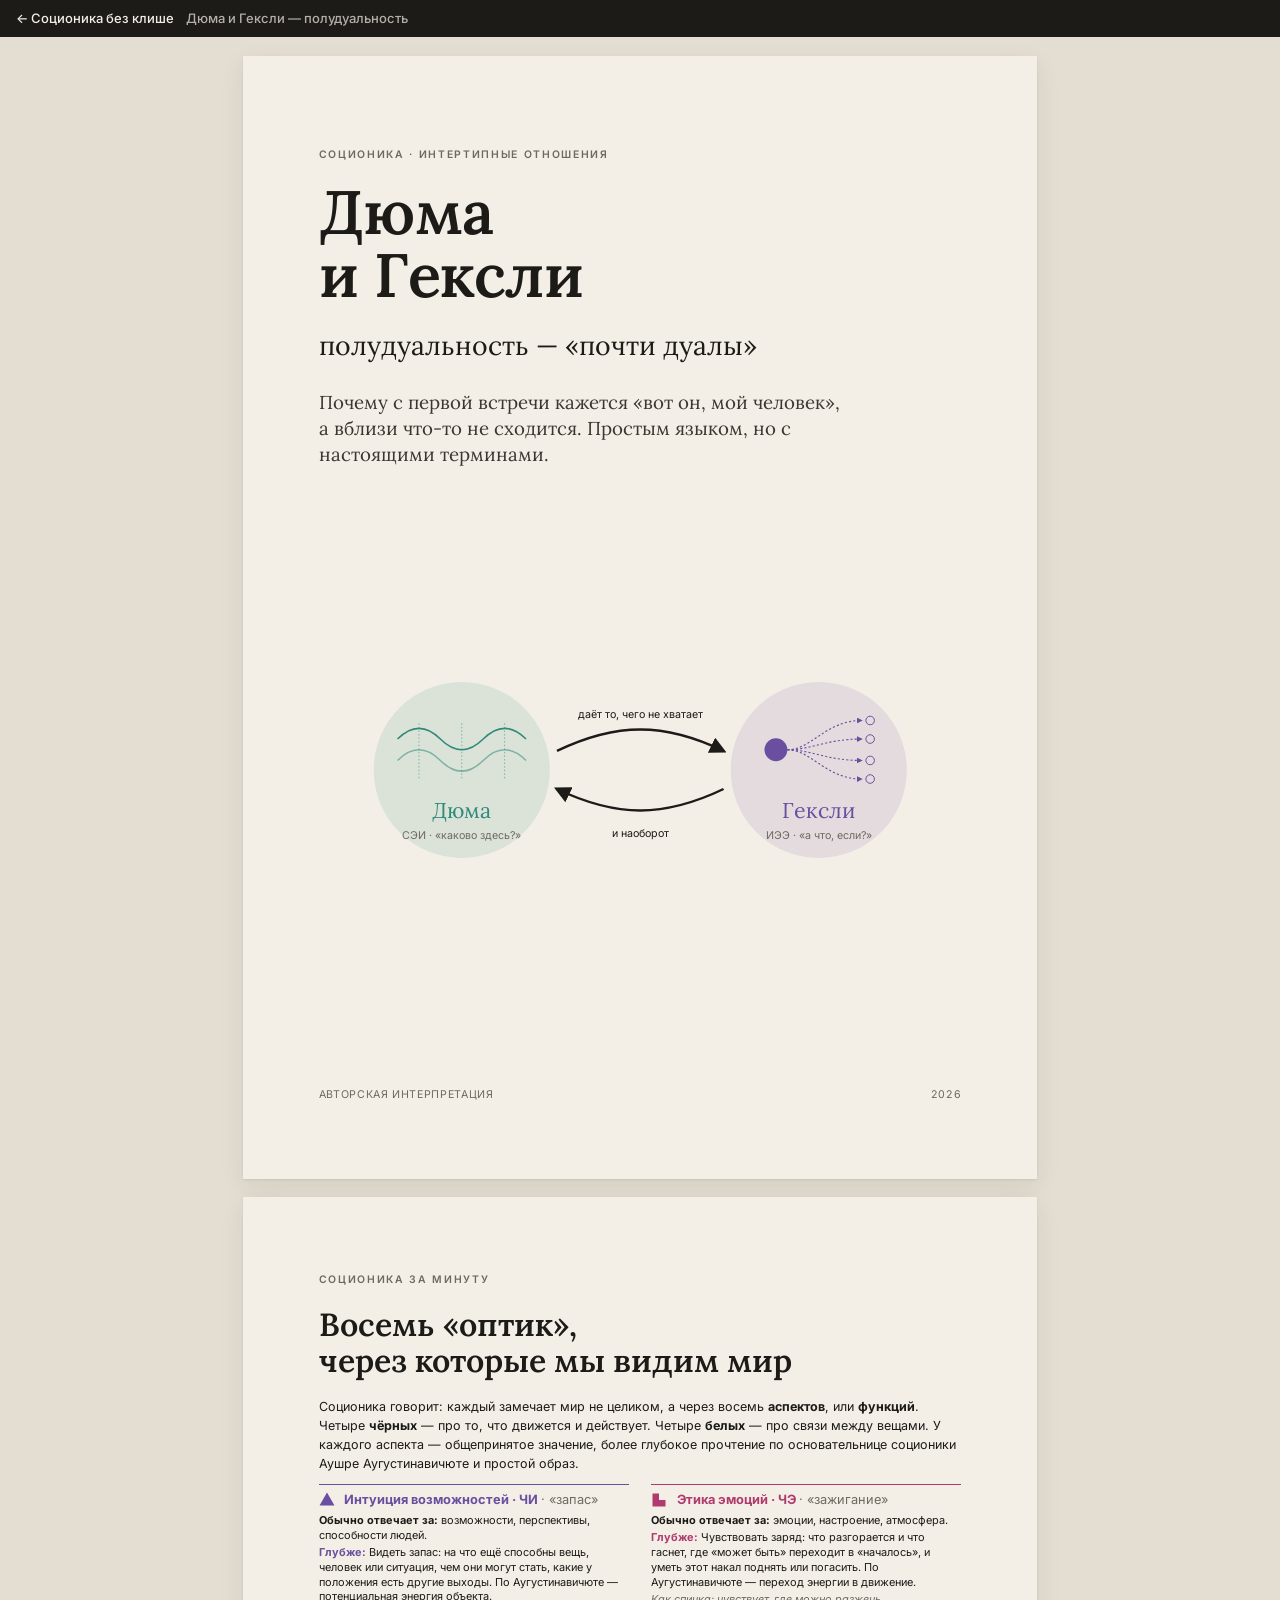
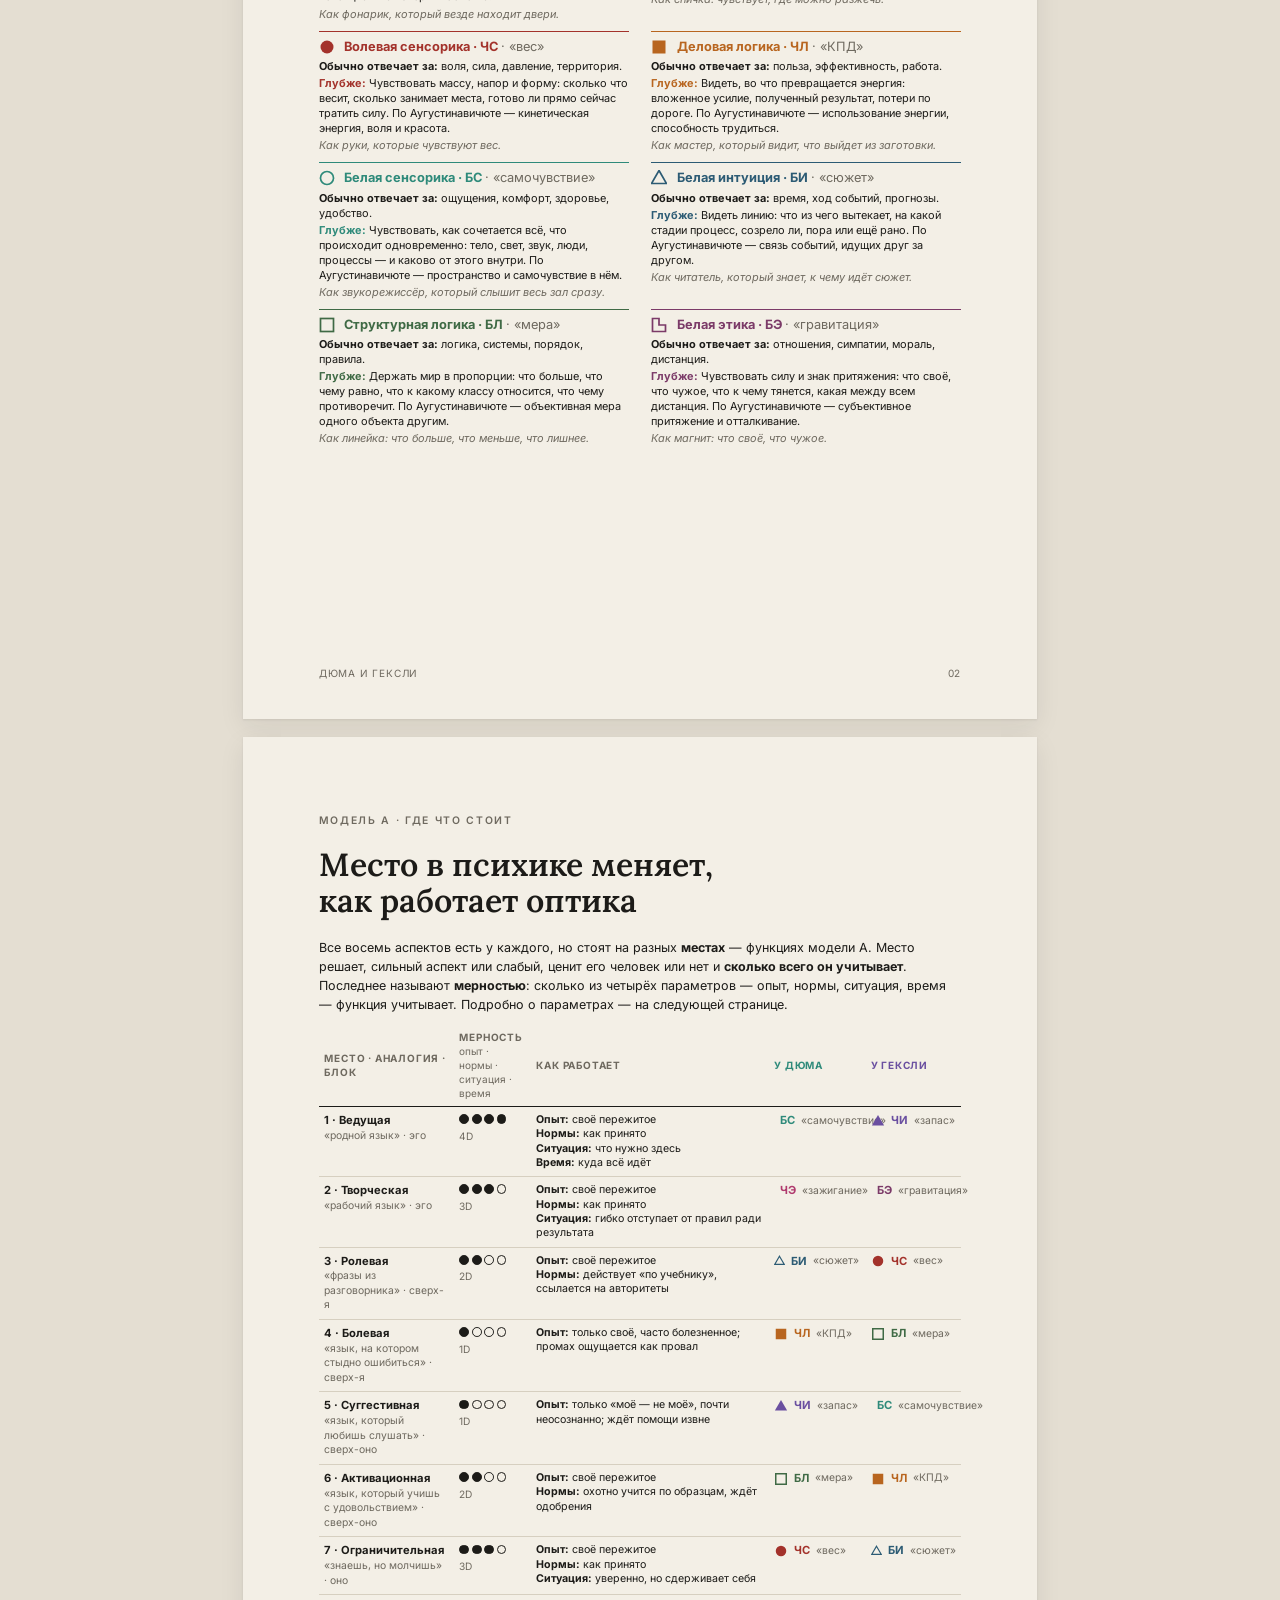
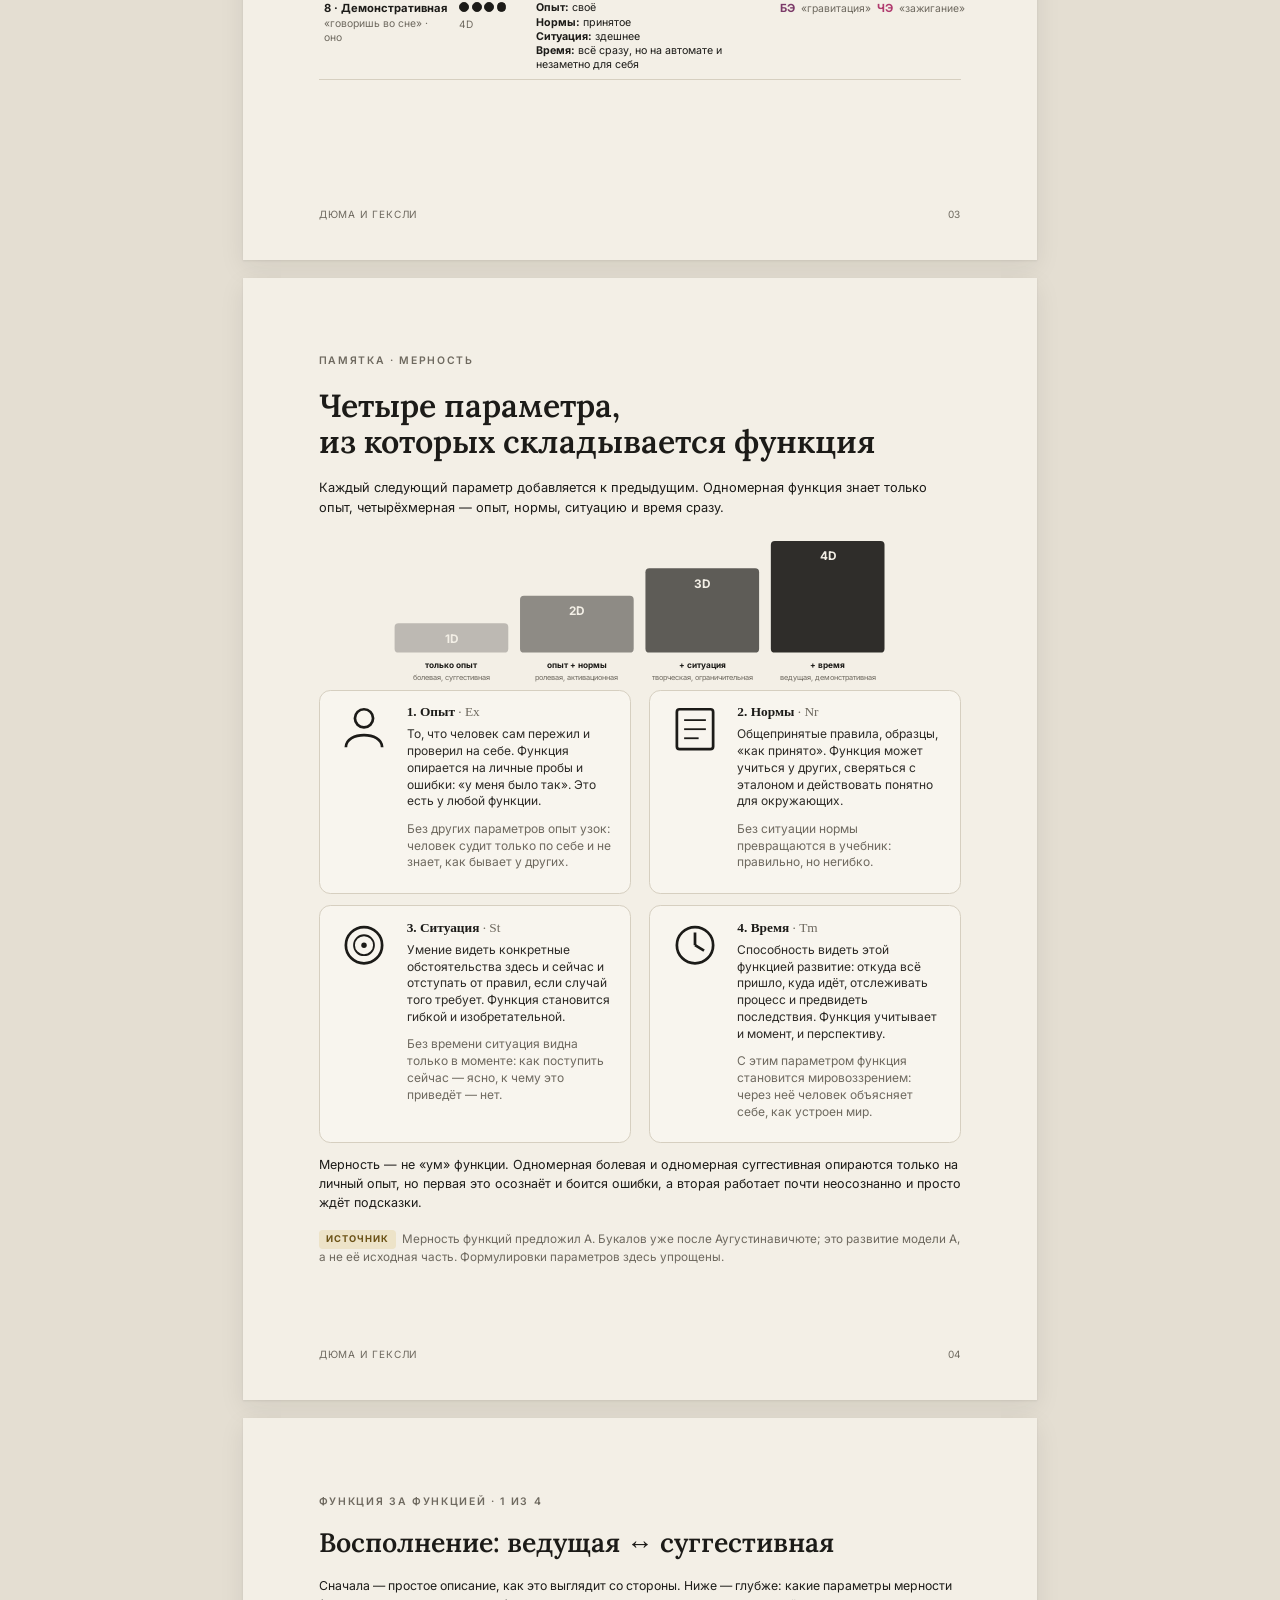
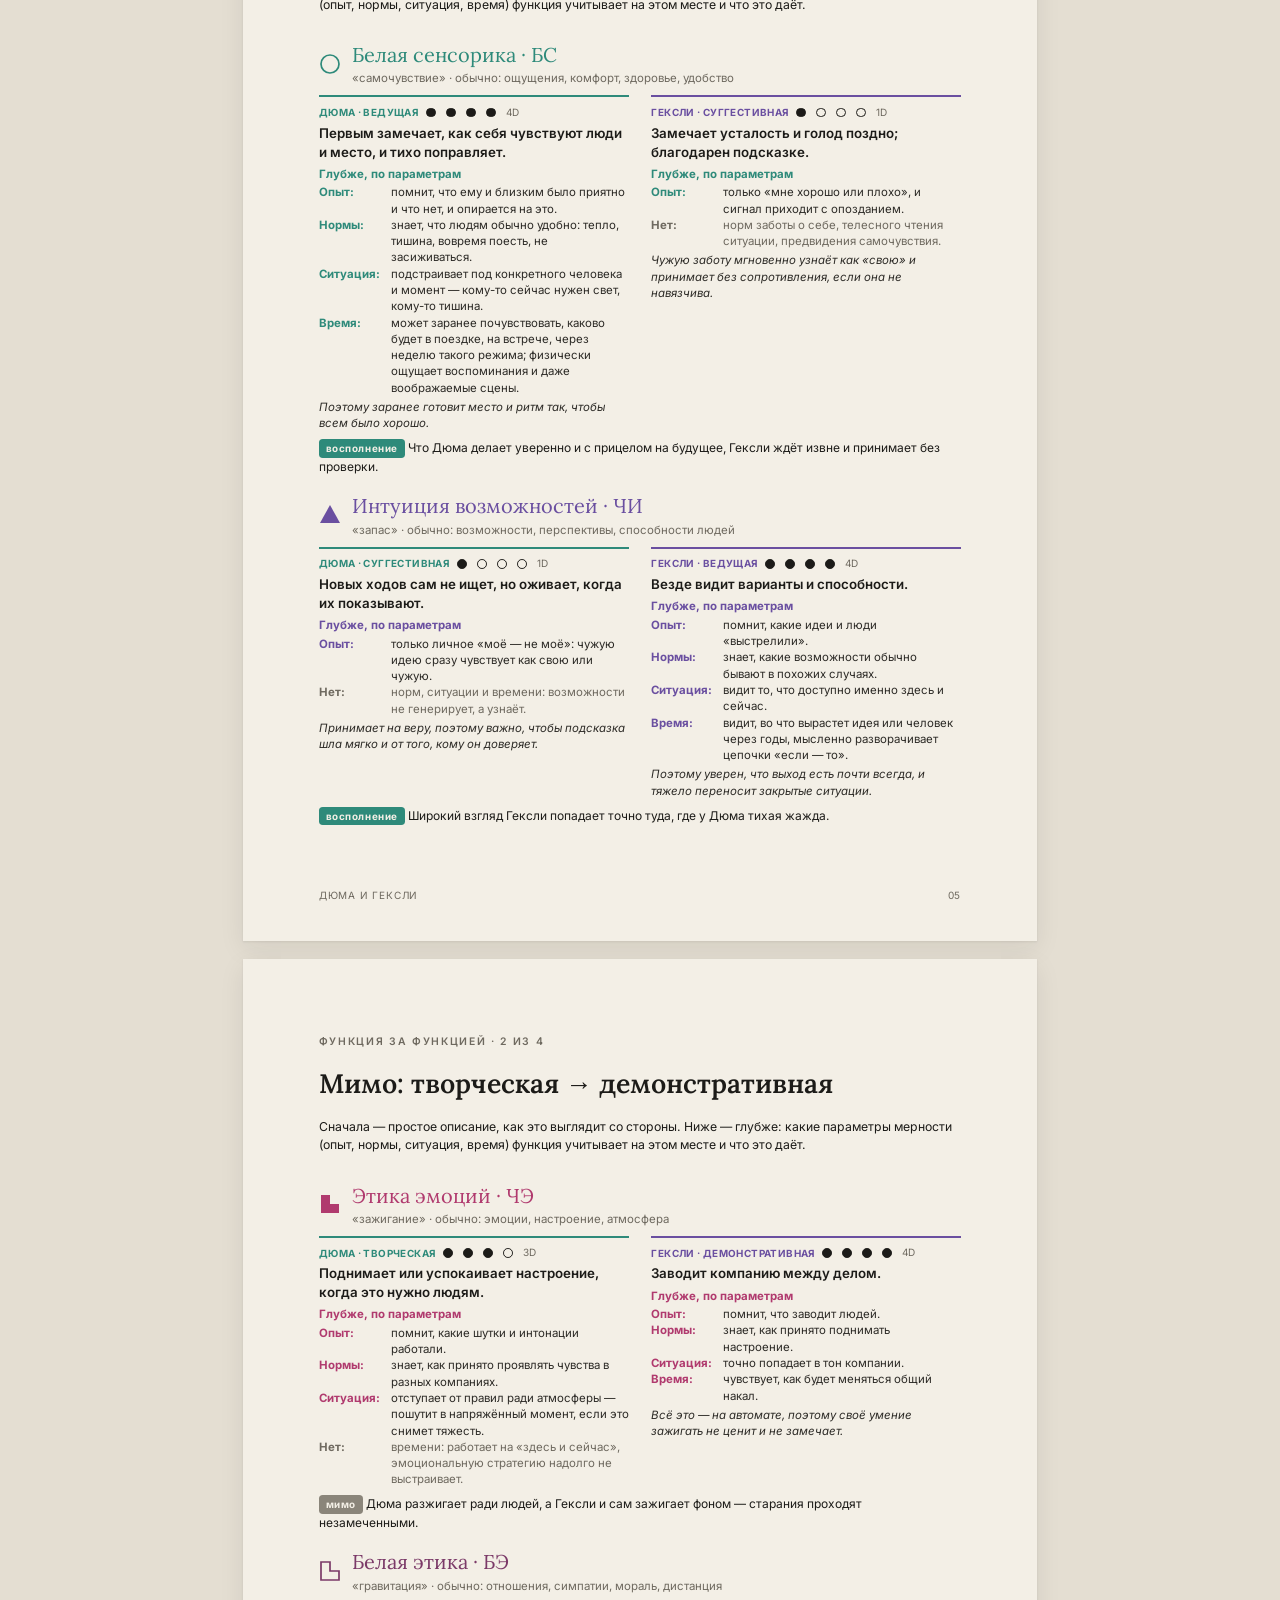
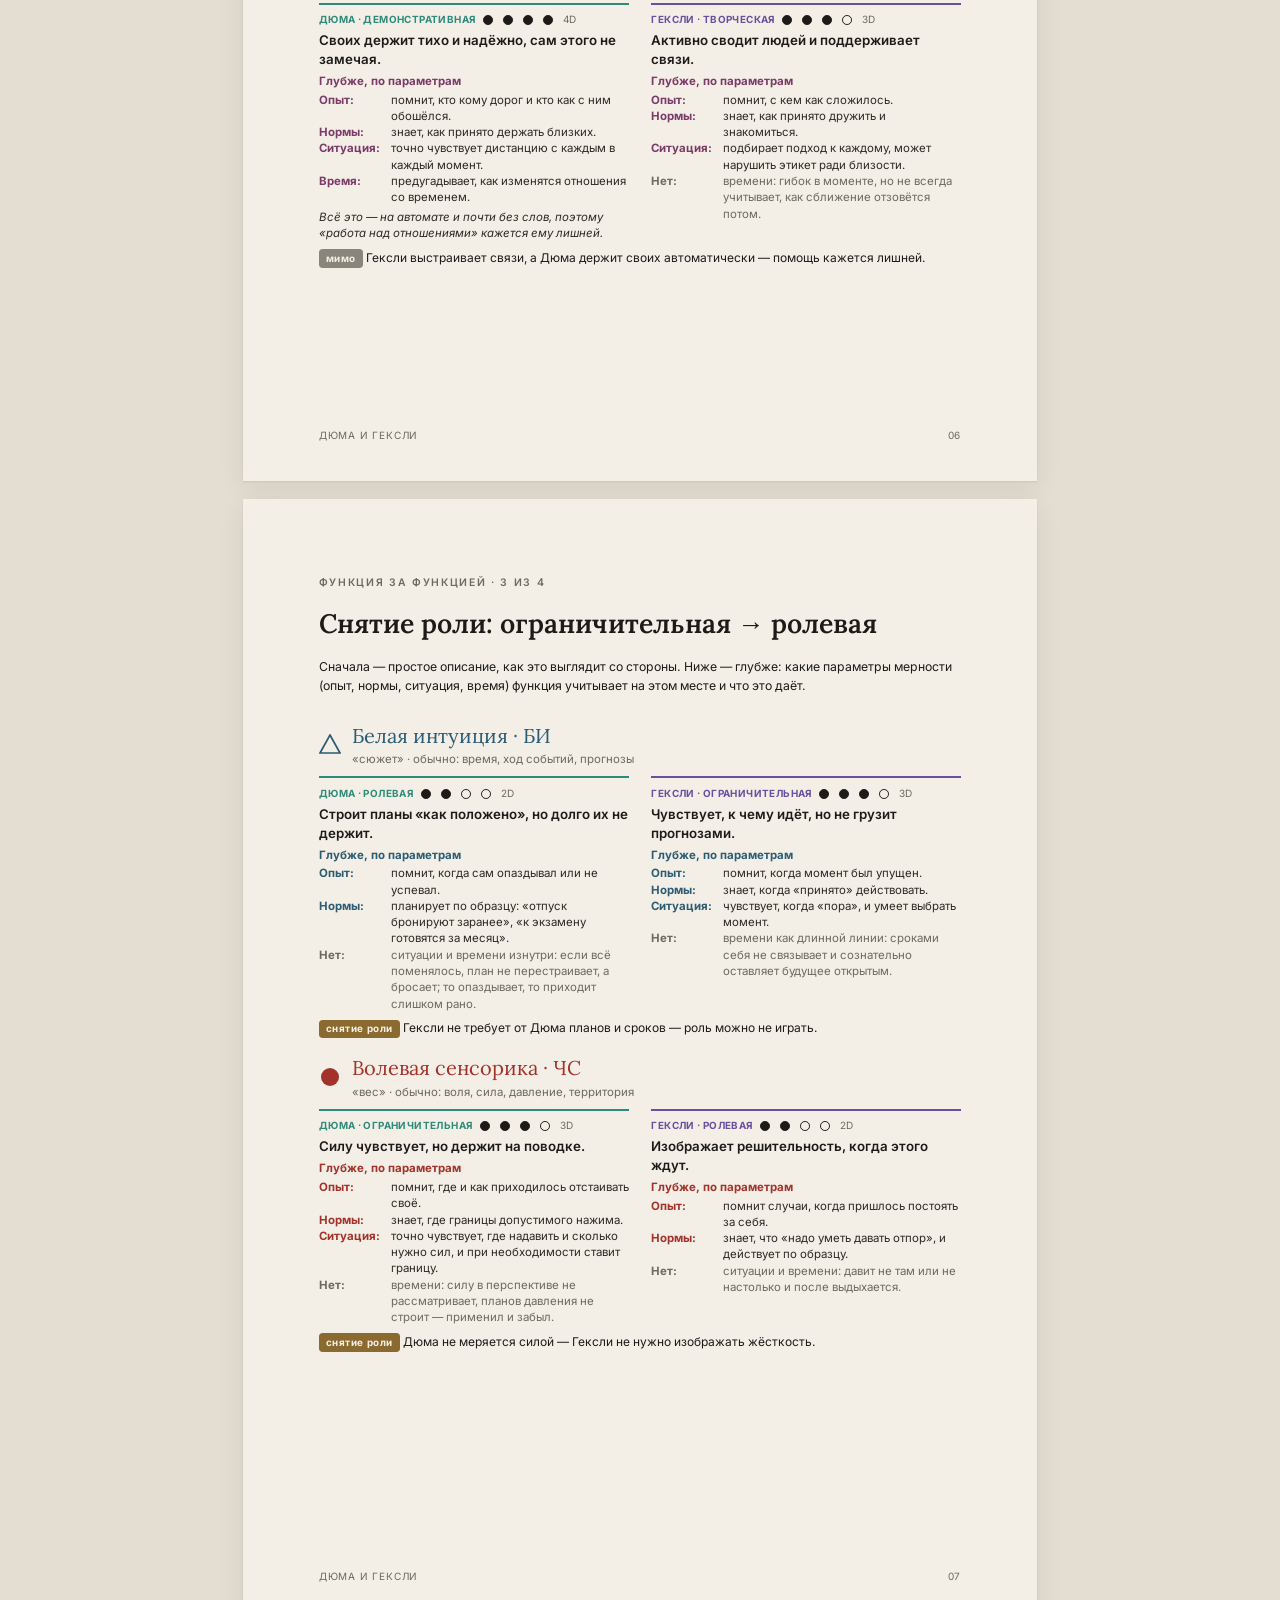
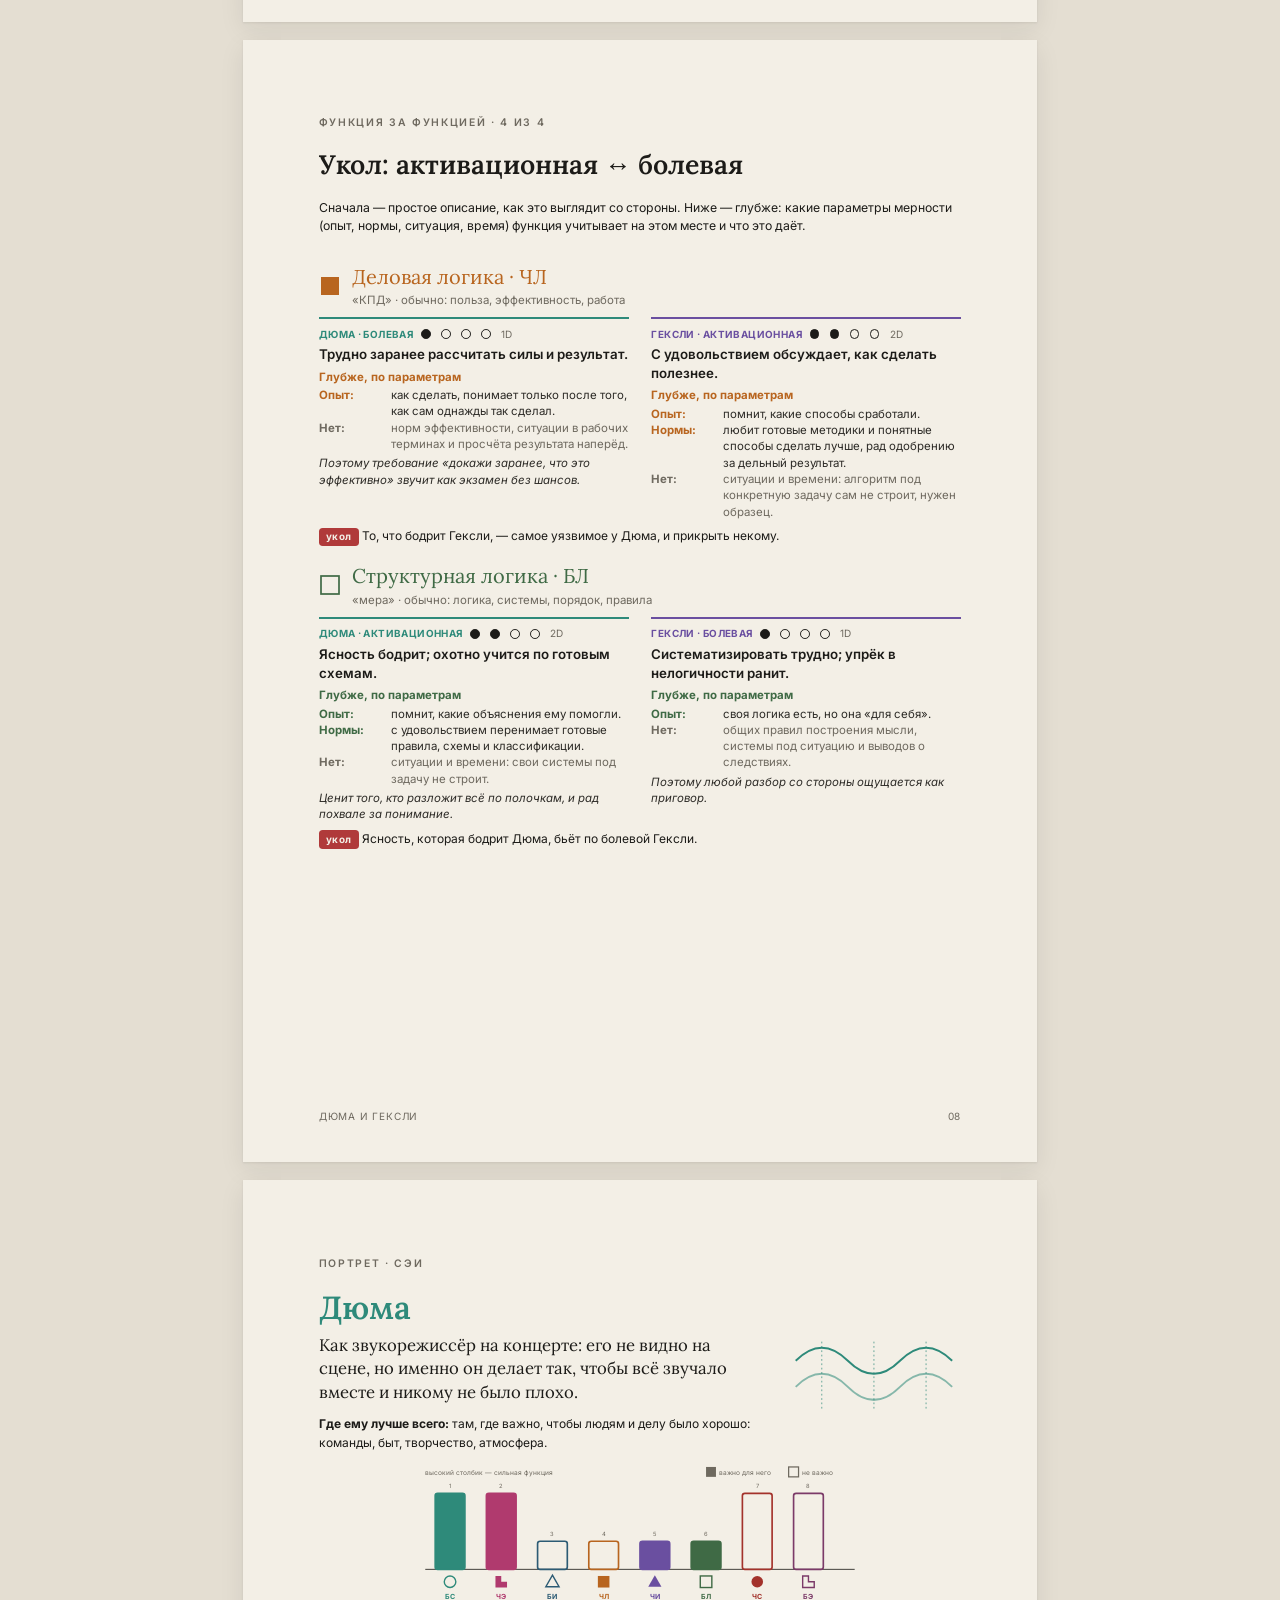
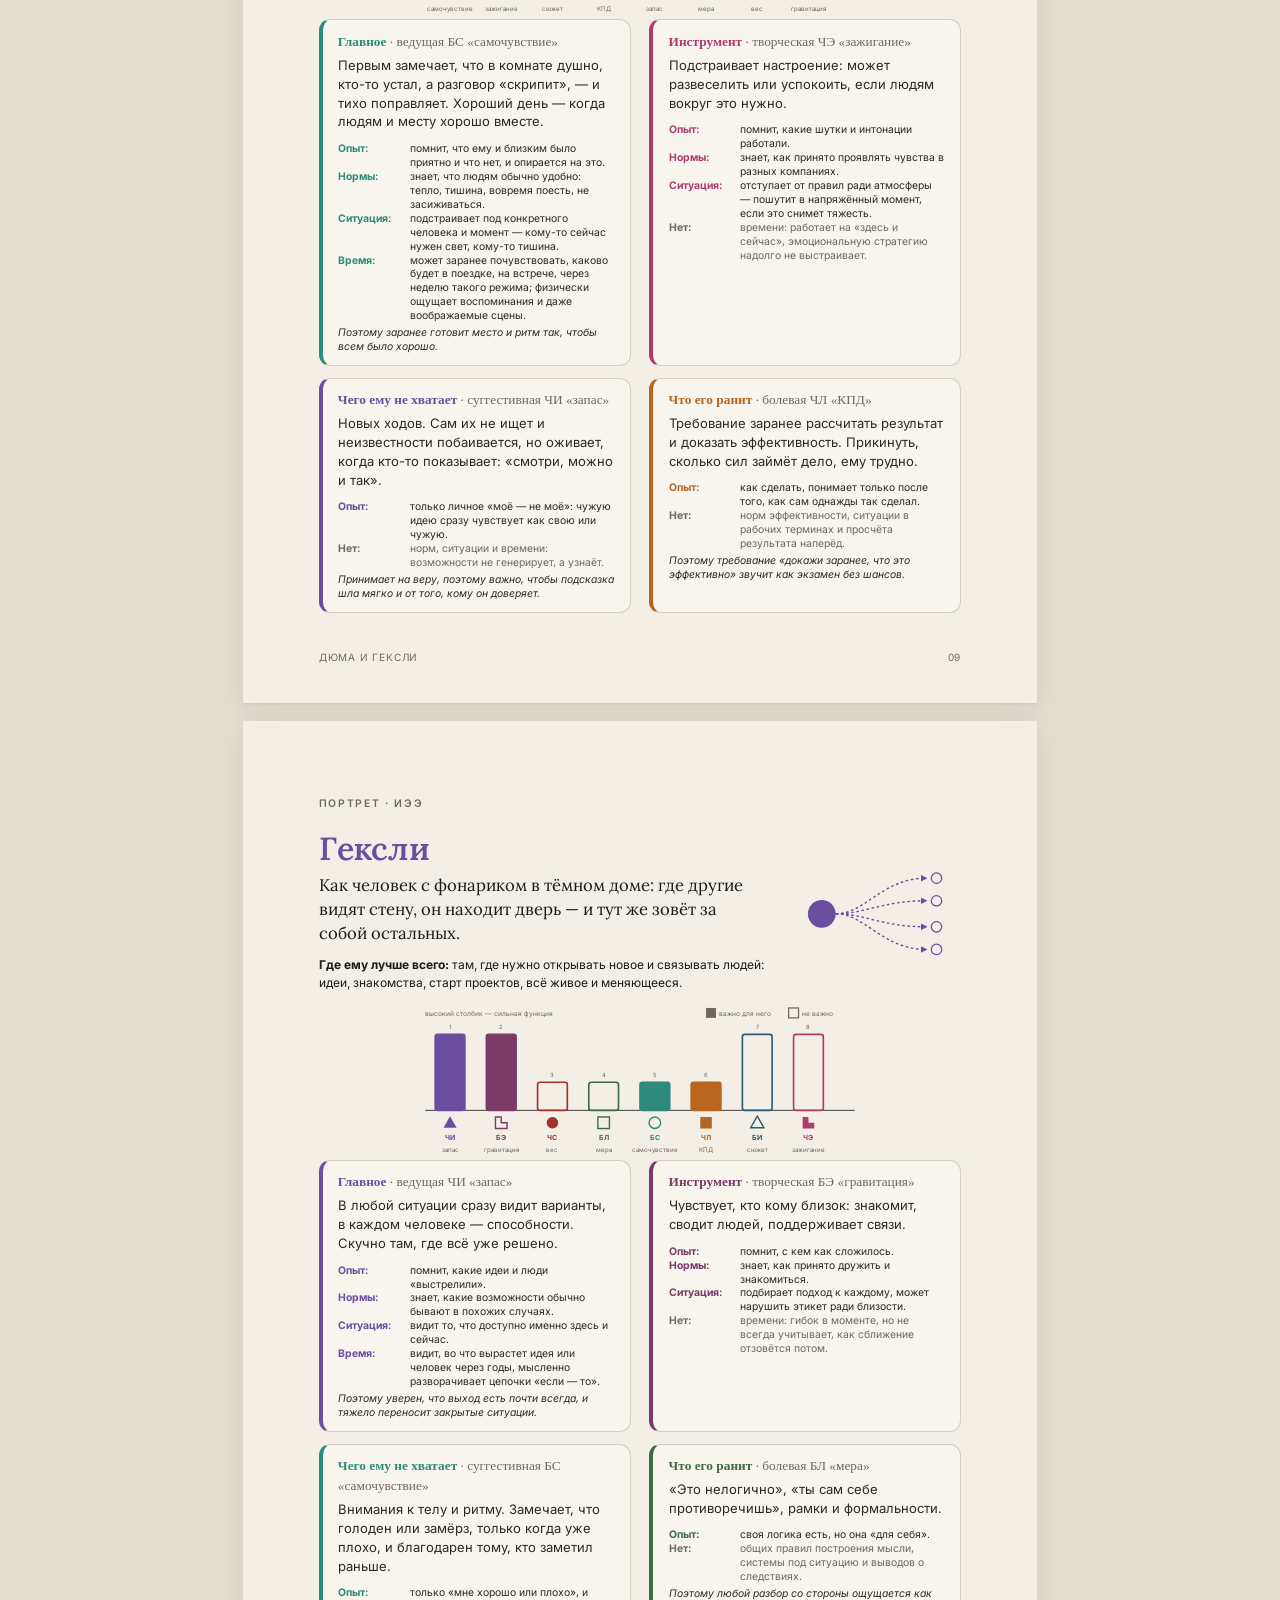
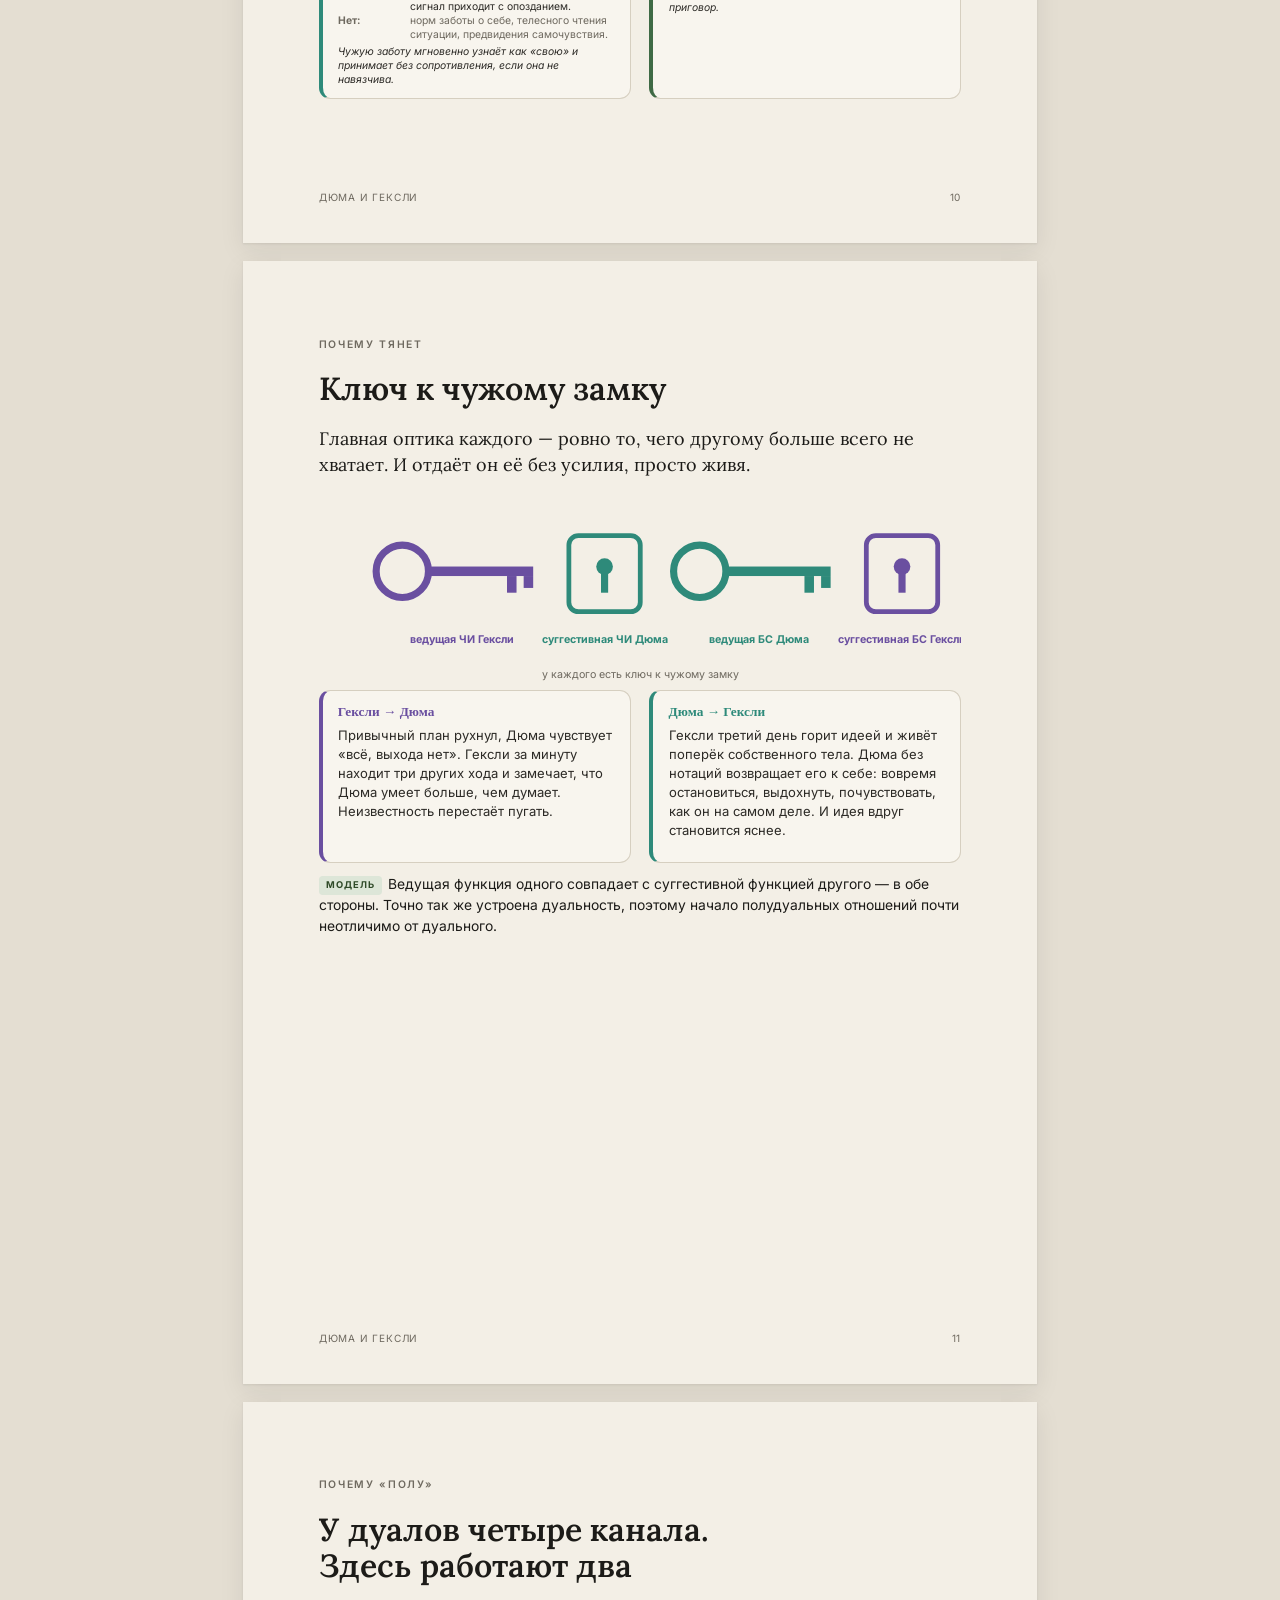
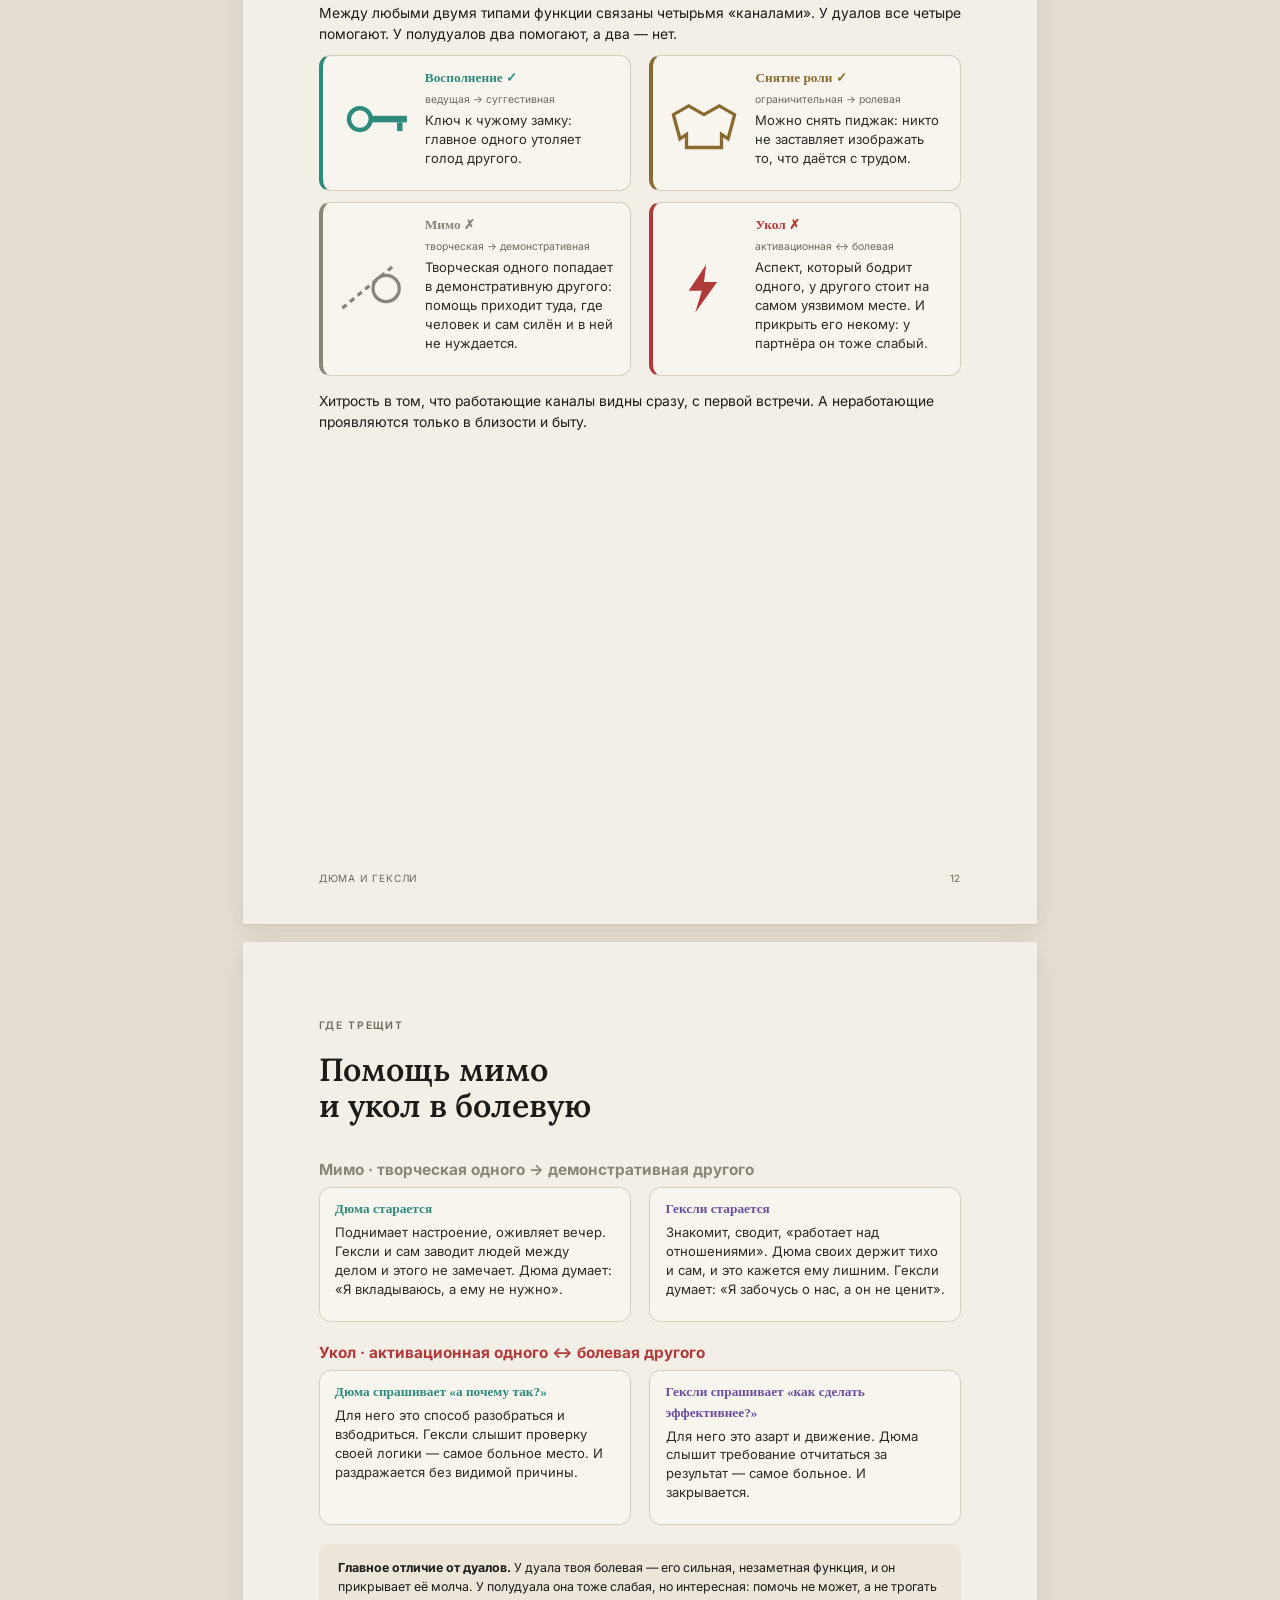
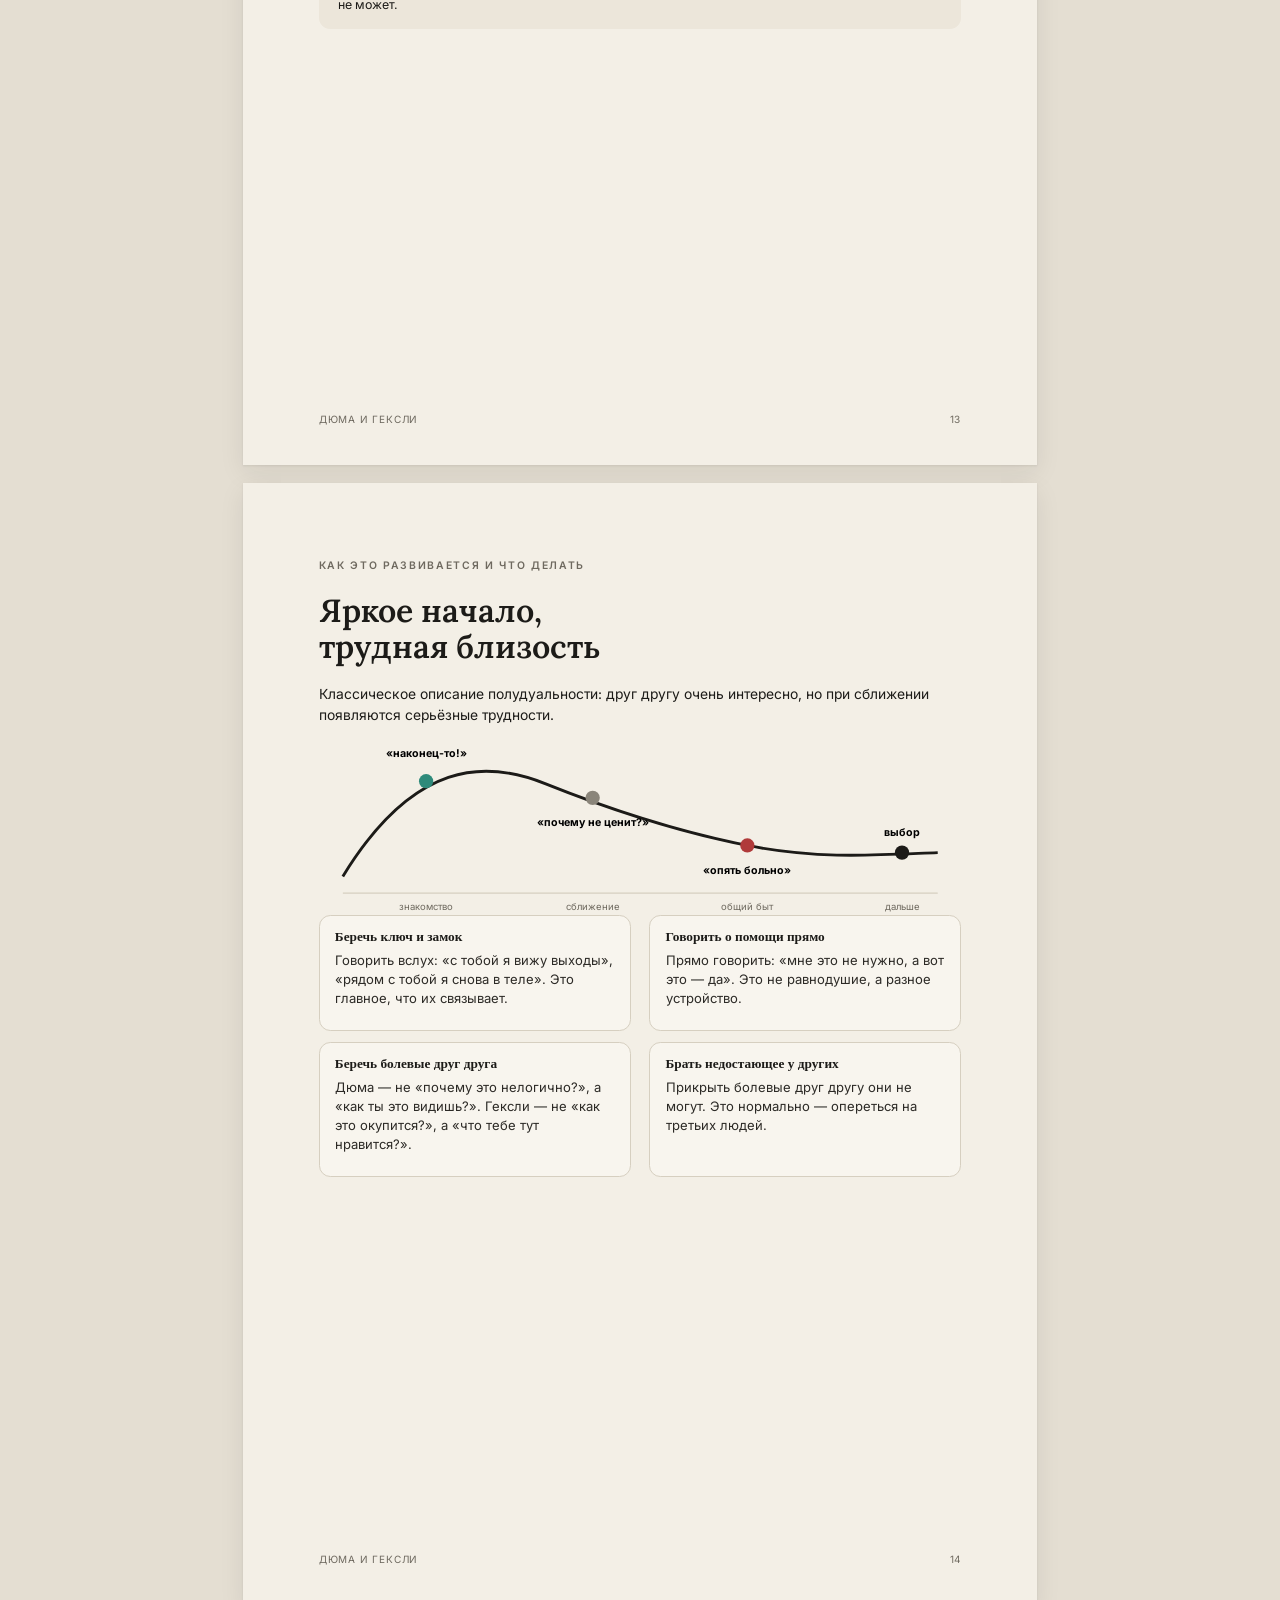
<file: docs/semidual.html>
<!doctype html><html lang="ru"><head><meta charset="utf-8"><title>Дюма и Гексли: полудуальность</title><link rel="stylesheet" href="series.css"><meta name="viewport" content="width=device-width, initial-scale=1"><link rel="preconnect" href="https://fonts.googleapis.com"><link rel="stylesheet" href="https://fonts.googleapis.com/css2?family=Inter:wght@400;500;600;700&family=Lora:ital,wght@0,400;0,600;1,400&display=swap">
<style>
@media screen{
 html,body{background:#E4DED2}
 body{padding:56px 0 40px}
 .page{margin:0 auto 18px;box-shadow:0 1px 2px rgba(28,27,24,.08),0 8px 24px rgba(28,27,24,.08);background:#F3EFE6}
 .kb-bar{position:fixed;top:0;left:0;right:0;z-index:50;display:flex;align-items:center;gap:12px;padding:10px max(16px,env(safe-area-inset-right,0px)) 10px max(16px,env(safe-area-inset-left,0px));padding-top:calc(10px + env(safe-area-inset-top,0px));background:#1C1B18;color:#F3EFE6;font:500 13px/1.3 Inter,system-ui,sans-serif}
 .kb-bar a{color:#F3EFE6;text-decoration:none;white-space:nowrap}
 .kb-bar a:hover{text-decoration:underline}
 .kb-bar .t{opacity:.7;overflow:hidden;text-overflow:ellipsis;white-space:nowrap;min-width:0}
}
@media print{.kb-bar{display:none}}
</style>
<script>
(function(){function fit(){var w=document.documentElement.clientWidth;var z=Math.min(1,(w-24)/794);document.querySelectorAll('.page').forEach(function(p){p.style.zoom=z;});}
window.addEventListener('resize',fit);document.addEventListener('DOMContentLoaded',fit);})();
</script></head><body><nav class="kb-bar"><a href="../index.html">← Соционика без клише</a><span class="t">Дюма и Гексли — полудуальность</span></nav><section class="page cover">
<style>
.dx-h2{font-family:"Lora",serif;font-weight:600;font-size:24pt;line-height:1.12;margin-bottom:5mm}
.dx-kick{font-size:7.8pt;letter-spacing:.16em;text-transform:uppercase;color:#6E695F;font-weight:600;margin-bottom:5mm}
.dx-lead{font-family:"Lora",serif;font-size:13pt;line-height:1.45;margin-bottom:5mm}
.dx-p{margin-bottom:2.8mm}
.dx-h3{font-family:"Inter Display","Inter",sans-serif;font-weight:700;font-size:11.5pt;margin:4mm 0 1.5mm}
.dx-props{display:grid;grid-template-columns:1fr 1fr 1fr;gap:4mm;margin:2mm 0 4mm}
.dx-prop{border-top:2px solid #1C1B18;padding-top:2.5mm}
.dx-prop h4{font-family:"Inter Display";font-weight:700;font-size:10.5pt;margin-bottom:1mm}
.dx-prop p{font-size:9pt;line-height:1.45;color:#2c2a26}
.dx-rows{border-top:1.5px solid #1C1B18;margin-top:1mm}
.dx-row{display:grid;grid-template-columns:38mm 1fr;gap:5mm;padding:2.6mm 0;border-bottom:1px solid #D6CFC0}
.dx-row .k{font-family:"Inter Display";font-weight:700;font-size:9pt;letter-spacing:.02em}
.dx-row .v{font-size:9.6pt;line-height:1.48;color:#2c2a26}
.dx-cmp{margin-top:4mm;border-radius:3mm;padding:4mm 5mm;background:#ECE6DA}
.dx-cmp p{font-size:9.3pt;line-height:1.48;margin:0}
.dx-cards{display:grid;grid-template-columns:1fr 1fr;gap:4mm}
.dx-card{border-top:2px solid #1C1B18;padding-top:2.5mm}
.dx-card h4{font-family:"Inter Display";font-weight:700;font-size:10.5pt;margin-bottom:1.2mm}
.dx-card p{font-size:9.2pt;line-height:1.45;color:#2c2a26;margin:0}
.dx-final{font-family:"Lora",serif;font-size:13pt;line-height:1.42;margin:4mm 0}
.dx-src{font-size:7.6pt;color:#6E695F;line-height:1.5}
.dx-src b{color:#1C1B18;font-weight:600}
.dx-tag{display:inline-block;font-size:7pt;letter-spacing:.1em;text-transform:uppercase;font-weight:700;padding:.6mm 2mm;border-radius:1mm;margin-right:1.5mm;vertical-align:middle}
.dx-tag.f{background:#DDE6D8;color:#2F4A28} .dx-tag.i{background:#EDE3C8;color:#6B5216}
.dx-rule{height:1px;background:#D6CFC0;margin:4mm 0}
.dx-fig svg{display:block;width:100%;height:auto}
.dx-cap{font-size:7.8pt;color:#6E695F;margin-top:1.5mm}
</style>
<style>
.at-head{display:grid;grid-template-columns:1fr 62mm;gap:6mm;align-items:center;margin-bottom:3mm}
.at-formula{font-family:"Lora",serif;font-size:30pt;line-height:1}
.at-name{font-size:8pt;letter-spacing:.14em;text-transform:uppercase;font-weight:700;margin-bottom:2mm}
.at-where{font-size:8.5pt;color:#6E695F;margin-top:2mm}
.at-two{display:grid;grid-template-columns:1fr 1fr;gap:5mm;margin:2mm 0 3mm}
.at-cl{border-radius:3mm;padding:3.5mm 4.5mm;background:#ECE6DA}
.at-cl .lbl{font-size:7.5pt;letter-spacing:.12em;text-transform:uppercase;font-weight:700;color:#6E695F;margin-bottom:1.5mm}
.at-cl .txt{font-size:9.6pt;line-height:1.45}
.at-cl.x .txt{text-decoration:line-through;text-decoration-color:#B03A3A;text-decoration-thickness:1.5px;color:#6E695F}
.at-cl.ok{background:#F8F5EE;border:1.5px solid currentColor}
.at-base{border-radius:3mm;padding:4mm 5mm;color:#EFEAE0;background:#1C1B18;margin:2mm 0 3mm}
.at-base .lbl{font-size:7.5pt;letter-spacing:.12em;text-transform:uppercase;font-weight:700;color:#B9B2A3}
.at-base .q{font-family:"Lora",serif;font-size:14pt;margin:1.5mm 0}
.at-base .t{font-size:9.4pt;line-height:1.45;color:#D9D3C6}
.at-pos{display:grid;grid-template-columns:1fr 1fr;gap:5mm}
.at-pos .c{border-top:2px solid;padding-top:2mm}
.at-pos .c h4{font-family:"Inter Display";font-size:10pt;font-weight:700;margin-bottom:1mm}
.at-pos .c p{font-size:9.2pt;line-height:1.45;color:#2c2a26}
.at-between{margin-top:3mm;border-radius:3mm;padding:3mm 4.5mm;border:1.5px dashed #6E695F;font-size:9.4pt;line-height:1.45}
.big-num{font-family:"Lora",serif;font-size:40pt;line-height:1}
</style><style>
.pp{display:grid;grid-template-columns:1fr 1fr;gap:6mm}
.big{font-family:"Lora",serif;font-size:13.5pt;line-height:1.42}
.tag2{display:inline-block;font-size:7.4pt;font-weight:700;letter-spacing:.06em;padding:.5mm 1.8mm;border-radius:1mm;color:#F3EFE6}
.fx{display:grid;grid-template-columns:1fr 1fr;gap:3mm 5mm}
.fx .c{border-radius:3mm;padding:3mm 4mm;background:#F8F5EE;border:1px solid #D6CFC0}
.fx .c h4{font-family:"Inter Display";font-size:10pt;font-weight:700;margin-bottom:1mm}
.fx .c p{font-size:9.8pt;line-height:1.45;color:#2c2a26}
.tbl{width:100%;border-collapse:collapse;font-size:9.2pt;line-height:1.4}
.tbl th{font-size:7.5pt;letter-spacing:.08em;text-transform:uppercase;color:#6E695F;text-align:left;padding:1.5mm 1.5mm;border-bottom:1.5px solid #1C1B18}
.tbl td{padding:2.6mm 1.5mm;border-bottom:1px solid #D6CFC0;vertical-align:top}
.tight td{padding:1.6mm 1.5mm !important}
.mm p{font-size:9pt !important;line-height:1.4 !important}
.pos{font-size:7.4pt;font-weight:700;letter-spacing:.04em;text-transform:uppercase}
</style>
  <div>
    <div class="kicker">Соционика · интертипные отношения</div>
    <h1>Дюма<br>и Гексли</h1>
    <div style="font-family:Lora,serif;font-size:20pt;margin-top:5mm">полудуальность — «почти дуалы»</div>
    <p class="sub" style="margin-top:6mm">Почему с первой встречи кажется «вот он, мой человек», а вблизи что-то не сходится. Простым языком, но с настоящими терминами.</p>
  </div>
  <div class="dx-fig"><svg viewBox="0 0 540 220" xmlns="http://www.w3.org/2000/svg" font-family="Inter">
  <defs><marker id="k" viewBox="0 0 10 10" refX="8" refY="5" markerWidth="7" markerHeight="7" orient="auto"><path d="M0 0 L10 5 L0 10 z" fill="#1C1B18"/></marker></defs>
  <circle cx="120" cy="100" r="74" fill="#2E8A7A" opacity=".12"/><circle cx="420" cy="100" r="74" fill="#6A4FA0" opacity=".12"/>
  <svg x="60" y="50" width="120" height="66" viewBox="0 0 200 110" xmlns="http://www.w3.org/2000/svg" font-family="Inter"><defs><marker id="icSi" viewBox="0 0 10 10" refX="8" refY="5" markerWidth="5" markerHeight="5" orient="auto"><path d="M0 0 L10 5 L0 10 z" fill="#2E8A7A"/></marker></defs><path d="M10 40 C 30 20, 50 20, 70 40 S 110 60, 130 40 S 170 20, 190 40" fill="none" stroke="#2E8A7A" stroke-width="2.2"/><path d="M10 70 C 30 50, 50 50, 70 70 S 110 90, 130 70 S 170 50, 190 70" fill="none" stroke="#2E8A7A" stroke-width="2.2" opacity=".55"/><line x1="40" y1="18" x2="40" y2="96" stroke="#2E8A7A" stroke-width=".8" stroke-dasharray="2 3"/><line x1="100" y1="18" x2="100" y2="96" stroke="#2E8A7A" stroke-width=".8" stroke-dasharray="2 3"/><line x1="160" y1="18" x2="160" y2="96" stroke="#2E8A7A" stroke-width=".8" stroke-dasharray="2 3"/></svg><svg x="360" y="50" width="120" height="66" viewBox="0 0 200 110" xmlns="http://www.w3.org/2000/svg" font-family="Inter"><defs><marker id="icNe" viewBox="0 0 10 10" refX="8" refY="5" markerWidth="5" markerHeight="5" orient="auto"><path d="M0 0 L10 5 L0 10 z" fill="#6A4FA0"/></marker></defs><circle cx="40" cy="55" r="16" fill="#6A4FA0"/><path d="M56 55 C 90 55, 110 14, 160 14" fill="none" stroke="#6A4FA0" stroke-width="1.6" stroke-dasharray="3 3" marker-end="url(#icNe)"/><circle cx="172" cy="14" r="6" fill="none" stroke="#6A4FA0" stroke-width="1.4"/><path d="M56 55 C 90 55, 110 40, 160 40" fill="none" stroke="#6A4FA0" stroke-width="1.6" stroke-dasharray="3 3" marker-end="url(#icNe)"/><circle cx="172" cy="40" r="6" fill="none" stroke="#6A4FA0" stroke-width="1.4"/><path d="M56 55 C 90 55, 110 70, 160 70" fill="none" stroke="#6A4FA0" stroke-width="1.6" stroke-dasharray="3 3" marker-end="url(#icNe)"/><circle cx="172" cy="70" r="6" fill="none" stroke="#6A4FA0" stroke-width="1.4"/><path d="M56 55 C 90 55, 110 96, 160 96" fill="none" stroke="#6A4FA0" stroke-width="1.6" stroke-dasharray="3 3" marker-end="url(#icNe)"/><circle cx="172" cy="96" r="6" fill="none" stroke="#6A4FA0" stroke-width="1.4"/></svg>
  <text x="120" y="140" text-anchor="middle" font-family="Lora" font-size="18" fill="#2E8A7A">Дюма</text>
  <text x="420" y="140" text-anchor="middle" font-family="Lora" font-size="18" fill="#6A4FA0">Гексли</text>
  <text x="120" y="158" text-anchor="middle" font-size="9" fill="#6E695F">СЭИ · «каково здесь?»</text>
  <text x="420" y="158" text-anchor="middle" font-size="9" fill="#6E695F">ИЭЭ · «а что, если?»</text>
  <path d="M200 84 C 250 60, 290 60, 340 84" fill="none" stroke="#1C1B18" stroke-width="2" marker-end="url(#k)"/>
  <path d="M340 116 C 290 140, 250 140, 200 116" fill="none" stroke="#1C1B18" stroke-width="2" marker-end="url(#k)"/>
  <text x="270" y="56" text-anchor="middle" font-size="9" fill="#1C1B18">даёт то, чего не хватает</text>
  <text x="270" y="156" text-anchor="middle" font-size="9" fill="#1C1B18">и наоборот</text>
</svg></div>
  <div style="display:flex;justify-content:space-between;font-size:8pt;color:var(--muted);letter-spacing:.06em;text-transform:uppercase"><span>Авторская интерпретация</span><span>2026</span></div>
</section><section class="page">
  <div class="dx-kick">Соционика за минуту</div>
  <div class="dx-h2">Восемь «оптик»,<br>через которые мы видим мир</div>
  <p class="dx-p" style="font-size:9.4pt">Соционика говорит: каждый замечает мир не целиком, а через восемь <b>аспектов</b>, или <b>функций</b>. Четыре <b>чёрных</b> — про то, что движется и действует. Четыре <b>белых</b> — про связи между вещами. У каждого аспекта — общепринятое значение, более глубокое прочтение по основательнице соционики Аушре Аугустинавичюте и простой образ.</p>
  <div style="display:grid;grid-template-columns:1fr 1fr;gap:2.4mm 6mm"><div style="border-top:1.5px solid #6A4FA0;padding-top:1.4mm">
  <div style="display:flex;gap:2.5mm;align-items:center"><svg width="16" height="16" viewBox="-8 -8 16 16"><polygon points="0,-7.5 7.5,5.5 -7.5,5.5" fill="#6A4FA0"/></svg><div style="font-size:9.6pt;font-weight:700;color:#6A4FA0">Интуиция возможностей · ЧИ <span style="font-weight:400;color:#6E695F">· «запас»</span></div></div>
  <div style="font-size:8.2pt;line-height:1.36;margin-top:.8mm"><b>Обычно отвечает за:</b> возможности, перспективы, способности людей.</div>
  <div style="font-size:8.2pt;line-height:1.36;margin-top:.6mm"><b style="color:#6A4FA0">Глубже:</b> Видеть запас: на что ещё способны вещь, человек или ситуация, чем они могут стать, какие у положения есть другие выходы. По Аугустинавичюте — потенциальная энергия объекта.</div>
  <div style="font-size:8.2pt;line-height:1.36;color:#6E695F;margin-top:.6mm;font-style:italic">Как фонарик, который везде находит двери.</div></div><div style="border-top:1.5px solid #B03A6E;padding-top:1.4mm">
  <div style="display:flex;gap:2.5mm;align-items:center"><svg width="16" height="16" viewBox="-8 -8 16 16"><path d="M-6.5 -6.5 H0 V0 H6.5 V6.5 H-6.5 Z" fill="#B03A6E"/></svg><div style="font-size:9.6pt;font-weight:700;color:#B03A6E">Этика эмоций · ЧЭ <span style="font-weight:400;color:#6E695F">· «зажигание»</span></div></div>
  <div style="font-size:8.2pt;line-height:1.36;margin-top:.8mm"><b>Обычно отвечает за:</b> эмоции, настроение, атмосфера.</div>
  <div style="font-size:8.2pt;line-height:1.36;margin-top:.6mm"><b style="color:#B03A6E">Глубже:</b> Чувствовать заряд: что разгорается и что гаснет, где «может быть» переходит в «началось», и уметь этот накал поднять или погасить. По Аугустинавичюте — переход энергии в движение.</div>
  <div style="font-size:8.2pt;line-height:1.36;color:#6E695F;margin-top:.6mm;font-style:italic">Как спичка: чувствует, где можно разжечь.</div></div><div style="border-top:1.5px solid #A3322B;padding-top:1.4mm">
  <div style="display:flex;gap:2.5mm;align-items:center"><svg width="16" height="16" viewBox="-8 -8 16 16"><circle cx="0" cy="0" r="6.5" fill="#A3322B"/></svg><div style="font-size:9.6pt;font-weight:700;color:#A3322B">Волевая сенсорика · ЧС <span style="font-weight:400;color:#6E695F">· «вес»</span></div></div>
  <div style="font-size:8.2pt;line-height:1.36;margin-top:.8mm"><b>Обычно отвечает за:</b> воля, сила, давление, территория.</div>
  <div style="font-size:8.2pt;line-height:1.36;margin-top:.6mm"><b style="color:#A3322B">Глубже:</b> Чувствовать массу, напор и форму: сколько что весит, сколько занимает места, готово ли прямо сейчас тратить силу. По Аугустинавичюте — кинетическая энергия, воля и красота.</div>
  <div style="font-size:8.2pt;line-height:1.36;color:#6E695F;margin-top:.6mm;font-style:italic">Как руки, которые чувствуют вес.</div></div><div style="border-top:1.5px solid #B8651F;padding-top:1.4mm">
  <div style="display:flex;gap:2.5mm;align-items:center"><svg width="16" height="16" viewBox="-8 -8 16 16"><rect x="-6.5" y="-6.5" width="13.0" height="13.0" fill="#B8651F"/></svg><div style="font-size:9.6pt;font-weight:700;color:#B8651F">Деловая логика · ЧЛ <span style="font-weight:400;color:#6E695F">· «КПД»</span></div></div>
  <div style="font-size:8.2pt;line-height:1.36;margin-top:.8mm"><b>Обычно отвечает за:</b> польза, эффективность, работа.</div>
  <div style="font-size:8.2pt;line-height:1.36;margin-top:.6mm"><b style="color:#B8651F">Глубже:</b> Видеть, во что превращается энергия: вложенное усилие, полученный результат, потери по дороге. По Аугустинавичюте — использование энергии, способность трудиться.</div>
  <div style="font-size:8.2pt;line-height:1.36;color:#6E695F;margin-top:.6mm;font-style:italic">Как мастер, который видит, что выйдет из заготовки.</div></div><div style="border-top:1.5px solid #2E8A7A;padding-top:1.4mm">
  <div style="display:flex;gap:2.5mm;align-items:center"><svg width="16" height="16" viewBox="-8 -8 16 16"><circle cx="0" cy="0" r="6.5" fill="none" stroke="#2E8A7A" stroke-width="1.7"/></svg><div style="font-size:9.6pt;font-weight:700;color:#2E8A7A">Белая сенсорика · БС <span style="font-weight:400;color:#6E695F">· «самочувствие»</span></div></div>
  <div style="font-size:8.2pt;line-height:1.36;margin-top:.8mm"><b>Обычно отвечает за:</b> ощущения, комфорт, здоровье, удобство.</div>
  <div style="font-size:8.2pt;line-height:1.36;margin-top:.6mm"><b style="color:#2E8A7A">Глубже:</b> Чувствовать, как сочетается всё, что происходит одновременно: тело, свет, звук, люди, процессы — и каково от этого внутри. По Аугустинавичюте — пространство и самочувствие в нём.</div>
  <div style="font-size:8.2pt;line-height:1.36;color:#6E695F;margin-top:.6mm;font-style:italic">Как звукорежиссёр, который слышит весь зал сразу.</div></div><div style="border-top:1.5px solid #2C5B74;padding-top:1.4mm">
  <div style="display:flex;gap:2.5mm;align-items:center"><svg width="16" height="16" viewBox="-8 -8 16 16"><polygon points="0,-7.5 7.5,5.5 -7.5,5.5" fill="none" stroke="#2C5B74" stroke-width="1.7"/></svg><div style="font-size:9.6pt;font-weight:700;color:#2C5B74">Белая интуиция · БИ <span style="font-weight:400;color:#6E695F">· «сюжет»</span></div></div>
  <div style="font-size:8.2pt;line-height:1.36;margin-top:.8mm"><b>Обычно отвечает за:</b> время, ход событий, прогнозы.</div>
  <div style="font-size:8.2pt;line-height:1.36;margin-top:.6mm"><b style="color:#2C5B74">Глубже:</b> Видеть линию: что из чего вытекает, на какой стадии процесс, созрело ли, пора или ещё рано. По Аугустинавичюте — связь событий, идущих друг за другом.</div>
  <div style="font-size:8.2pt;line-height:1.36;color:#6E695F;margin-top:.6mm;font-style:italic">Как читатель, который знает, к чему идёт сюжет.</div></div><div style="border-top:1.5px solid #3F6A45;padding-top:1.4mm">
  <div style="display:flex;gap:2.5mm;align-items:center"><svg width="16" height="16" viewBox="-8 -8 16 16"><rect x="-6.5" y="-6.5" width="13.0" height="13.0" fill="none" stroke="#3F6A45" stroke-width="1.7"/></svg><div style="font-size:9.6pt;font-weight:700;color:#3F6A45">Структурная логика · БЛ <span style="font-weight:400;color:#6E695F">· «мера»</span></div></div>
  <div style="font-size:8.2pt;line-height:1.36;margin-top:.8mm"><b>Обычно отвечает за:</b> логика, системы, порядок, правила.</div>
  <div style="font-size:8.2pt;line-height:1.36;margin-top:.6mm"><b style="color:#3F6A45">Глубже:</b> Держать мир в пропорции: что больше, что чему равно, что к какому классу относится, что чему противоречит. По Аугустинавичюте — объективная мера одного объекта другим.</div>
  <div style="font-size:8.2pt;line-height:1.36;color:#6E695F;margin-top:.6mm;font-style:italic">Как линейка: что больше, что меньше, что лишнее.</div></div><div style="border-top:1.5px solid #7B3A68;padding-top:1.4mm">
  <div style="display:flex;gap:2.5mm;align-items:center"><svg width="16" height="16" viewBox="-8 -8 16 16"><path d="M-6.5 -6.5 H0 V0 H6.5 V6.5 H-6.5 Z" fill="none" stroke="#7B3A68" stroke-width="1.7"/></svg><div style="font-size:9.6pt;font-weight:700;color:#7B3A68">Белая этика · БЭ <span style="font-weight:400;color:#6E695F">· «гравитация»</span></div></div>
  <div style="font-size:8.2pt;line-height:1.36;margin-top:.8mm"><b>Обычно отвечает за:</b> отношения, симпатии, мораль, дистанция.</div>
  <div style="font-size:8.2pt;line-height:1.36;margin-top:.6mm"><b style="color:#7B3A68">Глубже:</b> Чувствовать силу и знак притяжения: что своё, что чужое, что к чему тянется, какая между всем дистанция. По Аугустинавичюте — субъективное притяжение и отталкивание.</div>
  <div style="font-size:8.2pt;line-height:1.36;color:#6E695F;margin-top:.6mm;font-style:italic">Как магнит: что своё, что чужое.</div></div></div>
<div class="folio"><span>Дюма и Гексли</span><span>02</span></div></section><section class="page">
  <div class="dx-kick">Модель А · где что стоит</div>
  <div class="dx-h2">Место в психике меняет,<br>как работает оптика</div>
  <p class="dx-p" style="font-size:9.4pt">Все восемь аспектов есть у каждого, но стоят на разных <b>местах</b> — функциях модели А. Место решает, сильный аспект или слабый, ценит его человек или нет и <b>сколько всего он учитывает</b>. Последнее называют <b>мерностью</b>: сколько из четырёх параметров — опыт, нормы, ситуация, время — функция учитывает. Подробно о параметрах — на следующей странице.</p>
  <table class="tbl tight" style="table-layout:fixed;font-size:8.4pt"><colgroup><col style="width:21%"><col style="width:12%"><col style="width:37%"><col style="width:15%"><col style="width:15%"></colgroup><tr><th>Место · аналогия · блок</th><th>Мерность<br><span style="font-weight:400;text-transform:none;letter-spacing:0">опыт · нормы · ситуация · время</span></th><th>Как работает</th><th style="color:#2E8A7A">У Дюма</th><th style="color:#6A4FA0">У Гексли</th></tr><tr><td style="width:22%"><b>1 · Ведущая</b><div style="font-size:7.8pt;color:#6E695F">«родной язык» · эго</div></td>
  <td style="width:11%"><span title="опыт" style="display:inline-block;width:2.6mm;height:2.6mm;border-radius:50%;margin-right:.7mm;background:#1C1B18;border:1px solid #1C1B18"></span><span title="нормы" style="display:inline-block;width:2.6mm;height:2.6mm;border-radius:50%;margin-right:.7mm;background:#1C1B18;border:1px solid #1C1B18"></span><span title="ситуация" style="display:inline-block;width:2.6mm;height:2.6mm;border-radius:50%;margin-right:.7mm;background:#1C1B18;border:1px solid #1C1B18"></span><span title="время" style="display:inline-block;width:2.6mm;height:2.6mm;border-radius:50%;margin-right:.7mm;background:#1C1B18;border:1px solid #1C1B18"></span><div style="font-size:7.6pt;color:#6E695F">4D</div></td>
  <td style="width:34%;font-size:8pt;line-height:1.34"><div><b>Опыт:</b> своё пережитое</div><div><b>Нормы:</b> как принято</div><div><b>Ситуация:</b> что нужно здесь</div><div><b>Время:</b> куда всё идёт</div></td>
  <td style="width:15%"><div style="display:flex;gap:1.6mm;align-items:center"><svg width="14" height="14" viewBox="-8 -8 16 16"><circle cx="0" cy="0" r="6" fill="none" stroke="#2E8A7A" stroke-width="1.7"/></svg><b style="color:#2E8A7A">БС</b><span style="color:#6E695F;font-size:7.8pt">«самочувствие»</span></div></td><td><div style="display:flex;gap:1.6mm;align-items:center"><svg width="14" height="14" viewBox="-8 -8 16 16"><polygon points="0,-7 7,5 -7,5" fill="#6A4FA0"/></svg><b style="color:#6A4FA0">ЧИ</b><span style="color:#6E695F;font-size:7.8pt">«запас»</span></div></td></tr><tr><td style="width:22%"><b>2 · Творческая</b><div style="font-size:7.8pt;color:#6E695F">«рабочий язык» · эго</div></td>
  <td style="width:11%"><span title="опыт" style="display:inline-block;width:2.6mm;height:2.6mm;border-radius:50%;margin-right:.7mm;background:#1C1B18;border:1px solid #1C1B18"></span><span title="нормы" style="display:inline-block;width:2.6mm;height:2.6mm;border-radius:50%;margin-right:.7mm;background:#1C1B18;border:1px solid #1C1B18"></span><span title="ситуация" style="display:inline-block;width:2.6mm;height:2.6mm;border-radius:50%;margin-right:.7mm;background:#1C1B18;border:1px solid #1C1B18"></span><span title="время" style="display:inline-block;width:2.6mm;height:2.6mm;border-radius:50%;margin-right:.7mm;background:transparent;border:1px solid #1C1B18"></span><div style="font-size:7.6pt;color:#6E695F">3D</div></td>
  <td style="width:34%;font-size:8pt;line-height:1.34"><div><b>Опыт:</b> своё пережитое</div><div><b>Нормы:</b> как принято</div><div><b>Ситуация:</b> гибко отступает от правил ради результата</div></td>
  <td style="width:15%"><div style="display:flex;gap:1.6mm;align-items:center"><svg width="14" height="14" viewBox="-8 -8 16 16"><path d="M-6 -6 H0 V0 H6 V6 H-6 Z" fill="#B03A6E"/></svg><b style="color:#B03A6E">ЧЭ</b><span style="color:#6E695F;font-size:7.8pt">«зажигание»</span></div></td><td><div style="display:flex;gap:1.6mm;align-items:center"><svg width="14" height="14" viewBox="-8 -8 16 16"><path d="M-6 -6 H0 V0 H6 V6 H-6 Z" fill="none" stroke="#7B3A68" stroke-width="1.7"/></svg><b style="color:#7B3A68">БЭ</b><span style="color:#6E695F;font-size:7.8pt">«гравитация»</span></div></td></tr><tr><td style="width:22%"><b>3 · Ролевая</b><div style="font-size:7.8pt;color:#6E695F">«фразы из разговорника» · сверх-я</div></td>
  <td style="width:11%"><span title="опыт" style="display:inline-block;width:2.6mm;height:2.6mm;border-radius:50%;margin-right:.7mm;background:#1C1B18;border:1px solid #1C1B18"></span><span title="нормы" style="display:inline-block;width:2.6mm;height:2.6mm;border-radius:50%;margin-right:.7mm;background:#1C1B18;border:1px solid #1C1B18"></span><span title="ситуация" style="display:inline-block;width:2.6mm;height:2.6mm;border-radius:50%;margin-right:.7mm;background:transparent;border:1px solid #1C1B18"></span><span title="время" style="display:inline-block;width:2.6mm;height:2.6mm;border-radius:50%;margin-right:.7mm;background:transparent;border:1px solid #1C1B18"></span><div style="font-size:7.6pt;color:#6E695F">2D</div></td>
  <td style="width:34%;font-size:8pt;line-height:1.34"><div><b>Опыт:</b> своё пережитое</div><div><b>Нормы:</b> действует «по учебнику», ссылается на авторитеты</div></td>
  <td style="width:15%"><div style="display:flex;gap:1.6mm;align-items:center"><svg width="14" height="14" viewBox="-8 -8 16 16"><polygon points="0,-7 7,5 -7,5" fill="none" stroke="#2C5B74" stroke-width="1.7"/></svg><b style="color:#2C5B74">БИ</b><span style="color:#6E695F;font-size:7.8pt">«сюжет»</span></div></td><td><div style="display:flex;gap:1.6mm;align-items:center"><svg width="14" height="14" viewBox="-8 -8 16 16"><circle cx="0" cy="0" r="6" fill="#A3322B"/></svg><b style="color:#A3322B">ЧС</b><span style="color:#6E695F;font-size:7.8pt">«вес»</span></div></td></tr><tr><td style="width:22%"><b>4 · Болевая</b><div style="font-size:7.8pt;color:#6E695F">«язык, на котором стыдно ошибиться» · сверх-я</div></td>
  <td style="width:11%"><span title="опыт" style="display:inline-block;width:2.6mm;height:2.6mm;border-radius:50%;margin-right:.7mm;background:#1C1B18;border:1px solid #1C1B18"></span><span title="нормы" style="display:inline-block;width:2.6mm;height:2.6mm;border-radius:50%;margin-right:.7mm;background:transparent;border:1px solid #1C1B18"></span><span title="ситуация" style="display:inline-block;width:2.6mm;height:2.6mm;border-radius:50%;margin-right:.7mm;background:transparent;border:1px solid #1C1B18"></span><span title="время" style="display:inline-block;width:2.6mm;height:2.6mm;border-radius:50%;margin-right:.7mm;background:transparent;border:1px solid #1C1B18"></span><div style="font-size:7.6pt;color:#6E695F">1D</div></td>
  <td style="width:34%;font-size:8pt;line-height:1.34"><div><b>Опыт:</b> только своё, часто болезненное; промах ощущается как провал</div></td>
  <td style="width:15%"><div style="display:flex;gap:1.6mm;align-items:center"><svg width="14" height="14" viewBox="-8 -8 16 16"><rect x="-6" y="-6" width="12" height="12" fill="#B8651F"/></svg><b style="color:#B8651F">ЧЛ</b><span style="color:#6E695F;font-size:7.8pt">«КПД»</span></div></td><td><div style="display:flex;gap:1.6mm;align-items:center"><svg width="14" height="14" viewBox="-8 -8 16 16"><rect x="-6" y="-6" width="12" height="12" fill="none" stroke="#3F6A45" stroke-width="1.7"/></svg><b style="color:#3F6A45">БЛ</b><span style="color:#6E695F;font-size:7.8pt">«мера»</span></div></td></tr><tr><td style="width:22%"><b>5 · Суггестивная</b><div style="font-size:7.8pt;color:#6E695F">«язык, который любишь слушать» · сверх-оно</div></td>
  <td style="width:11%"><span title="опыт" style="display:inline-block;width:2.6mm;height:2.6mm;border-radius:50%;margin-right:.7mm;background:#1C1B18;border:1px solid #1C1B18"></span><span title="нормы" style="display:inline-block;width:2.6mm;height:2.6mm;border-radius:50%;margin-right:.7mm;background:transparent;border:1px solid #1C1B18"></span><span title="ситуация" style="display:inline-block;width:2.6mm;height:2.6mm;border-radius:50%;margin-right:.7mm;background:transparent;border:1px solid #1C1B18"></span><span title="время" style="display:inline-block;width:2.6mm;height:2.6mm;border-radius:50%;margin-right:.7mm;background:transparent;border:1px solid #1C1B18"></span><div style="font-size:7.6pt;color:#6E695F">1D</div></td>
  <td style="width:34%;font-size:8pt;line-height:1.34"><div><b>Опыт:</b> только «моё — не моё», почти неосознанно; ждёт помощи извне</div></td>
  <td style="width:15%"><div style="display:flex;gap:1.6mm;align-items:center"><svg width="14" height="14" viewBox="-8 -8 16 16"><polygon points="0,-7 7,5 -7,5" fill="#6A4FA0"/></svg><b style="color:#6A4FA0">ЧИ</b><span style="color:#6E695F;font-size:7.8pt">«запас»</span></div></td><td><div style="display:flex;gap:1.6mm;align-items:center"><svg width="14" height="14" viewBox="-8 -8 16 16"><circle cx="0" cy="0" r="6" fill="none" stroke="#2E8A7A" stroke-width="1.7"/></svg><b style="color:#2E8A7A">БС</b><span style="color:#6E695F;font-size:7.8pt">«самочувствие»</span></div></td></tr><tr><td style="width:22%"><b>6 · Активационная</b><div style="font-size:7.8pt;color:#6E695F">«язык, который учишь с удовольствием» · сверх-оно</div></td>
  <td style="width:11%"><span title="опыт" style="display:inline-block;width:2.6mm;height:2.6mm;border-radius:50%;margin-right:.7mm;background:#1C1B18;border:1px solid #1C1B18"></span><span title="нормы" style="display:inline-block;width:2.6mm;height:2.6mm;border-radius:50%;margin-right:.7mm;background:#1C1B18;border:1px solid #1C1B18"></span><span title="ситуация" style="display:inline-block;width:2.6mm;height:2.6mm;border-radius:50%;margin-right:.7mm;background:transparent;border:1px solid #1C1B18"></span><span title="время" style="display:inline-block;width:2.6mm;height:2.6mm;border-radius:50%;margin-right:.7mm;background:transparent;border:1px solid #1C1B18"></span><div style="font-size:7.6pt;color:#6E695F">2D</div></td>
  <td style="width:34%;font-size:8pt;line-height:1.34"><div><b>Опыт:</b> своё пережитое</div><div><b>Нормы:</b> охотно учится по образцам, ждёт одобрения</div></td>
  <td style="width:15%"><div style="display:flex;gap:1.6mm;align-items:center"><svg width="14" height="14" viewBox="-8 -8 16 16"><rect x="-6" y="-6" width="12" height="12" fill="none" stroke="#3F6A45" stroke-width="1.7"/></svg><b style="color:#3F6A45">БЛ</b><span style="color:#6E695F;font-size:7.8pt">«мера»</span></div></td><td><div style="display:flex;gap:1.6mm;align-items:center"><svg width="14" height="14" viewBox="-8 -8 16 16"><rect x="-6" y="-6" width="12" height="12" fill="#B8651F"/></svg><b style="color:#B8651F">ЧЛ</b><span style="color:#6E695F;font-size:7.8pt">«КПД»</span></div></td></tr><tr><td style="width:22%"><b>7 · Ограничительная</b><div style="font-size:7.8pt;color:#6E695F">«знаешь, но молчишь» · оно</div></td>
  <td style="width:11%"><span title="опыт" style="display:inline-block;width:2.6mm;height:2.6mm;border-radius:50%;margin-right:.7mm;background:#1C1B18;border:1px solid #1C1B18"></span><span title="нормы" style="display:inline-block;width:2.6mm;height:2.6mm;border-radius:50%;margin-right:.7mm;background:#1C1B18;border:1px solid #1C1B18"></span><span title="ситуация" style="display:inline-block;width:2.6mm;height:2.6mm;border-radius:50%;margin-right:.7mm;background:#1C1B18;border:1px solid #1C1B18"></span><span title="время" style="display:inline-block;width:2.6mm;height:2.6mm;border-radius:50%;margin-right:.7mm;background:transparent;border:1px solid #1C1B18"></span><div style="font-size:7.6pt;color:#6E695F">3D</div></td>
  <td style="width:34%;font-size:8pt;line-height:1.34"><div><b>Опыт:</b> своё пережитое</div><div><b>Нормы:</b> как принято</div><div><b>Ситуация:</b> уверенно, но сдерживает себя</div></td>
  <td style="width:15%"><div style="display:flex;gap:1.6mm;align-items:center"><svg width="14" height="14" viewBox="-8 -8 16 16"><circle cx="0" cy="0" r="6" fill="#A3322B"/></svg><b style="color:#A3322B">ЧС</b><span style="color:#6E695F;font-size:7.8pt">«вес»</span></div></td><td><div style="display:flex;gap:1.6mm;align-items:center"><svg width="14" height="14" viewBox="-8 -8 16 16"><polygon points="0,-7 7,5 -7,5" fill="none" stroke="#2C5B74" stroke-width="1.7"/></svg><b style="color:#2C5B74">БИ</b><span style="color:#6E695F;font-size:7.8pt">«сюжет»</span></div></td></tr><tr><td style="width:22%"><b>8 · Демонстративная</b><div style="font-size:7.8pt;color:#6E695F">«говоришь во сне» · оно</div></td>
  <td style="width:11%"><span title="опыт" style="display:inline-block;width:2.6mm;height:2.6mm;border-radius:50%;margin-right:.7mm;background:#1C1B18;border:1px solid #1C1B18"></span><span title="нормы" style="display:inline-block;width:2.6mm;height:2.6mm;border-radius:50%;margin-right:.7mm;background:#1C1B18;border:1px solid #1C1B18"></span><span title="ситуация" style="display:inline-block;width:2.6mm;height:2.6mm;border-radius:50%;margin-right:.7mm;background:#1C1B18;border:1px solid #1C1B18"></span><span title="время" style="display:inline-block;width:2.6mm;height:2.6mm;border-radius:50%;margin-right:.7mm;background:#1C1B18;border:1px solid #1C1B18"></span><div style="font-size:7.6pt;color:#6E695F">4D</div></td>
  <td style="width:34%;font-size:8pt;line-height:1.34"><div><b>Опыт:</b> своё</div><div><b>Нормы:</b> принятое</div><div><b>Ситуация:</b> здешнее</div><div><b>Время:</b> всё сразу, но на автомате и незаметно для себя</div></td>
  <td style="width:15%"><div style="display:flex;gap:1.6mm;align-items:center"><svg width="14" height="14" viewBox="-8 -8 16 16"><path d="M-6 -6 H0 V0 H6 V6 H-6 Z" fill="none" stroke="#7B3A68" stroke-width="1.7"/></svg><b style="color:#7B3A68">БЭ</b><span style="color:#6E695F;font-size:7.8pt">«гравитация»</span></div></td><td><div style="display:flex;gap:1.6mm;align-items:center"><svg width="14" height="14" viewBox="-8 -8 16 16"><path d="M-6 -6 H0 V0 H6 V6 H-6 Z" fill="#B03A6E"/></svg><b style="color:#B03A6E">ЧЭ</b><span style="color:#6E695F;font-size:7.8pt">«зажигание»</span></div></td></tr></table>

<div class="folio"><span>Дюма и Гексли</span><span>03</span></div></section><section class="page">
  <div class="dx-kick">Памятка · мерность</div>
  <div class="dx-h2">Четыре параметра,<br>из которых складывается функция</div>
  <p class="dx-p" style="font-size:9.6pt">Каждый следующий параметр добавляется к предыдущим. Одномерная функция знает только опыт, четырёхмерная — опыт, нормы, ситуацию и время сразу.</p>
  <div class="dx-fig" style="width:140mm;margin:2mm auto"><svg viewBox="0 0 540 150" xmlns="http://www.w3.org/2000/svg" font-family="Inter"><rect x="20" y="90" width="116" height="30" rx="4" fill="#1C1B18" opacity="0.25"/><text x="78" y="110" text-anchor="middle" font-size="12" font-weight="700" fill="#F3EFE6">1D</text><text x="78" y="136" text-anchor="middle" font-size="8.5" font-weight="700" fill="#1C1B18">только опыт</text><text x="78" y="148" text-anchor="middle" font-size="7.5" fill="#6E695F">болевая, суггестивная</text><rect x="148" y="62" width="116" height="58" rx="4" fill="#1C1B18" opacity="0.47"/><text x="206" y="82" text-anchor="middle" font-size="12" font-weight="700" fill="#F3EFE6">2D</text><text x="206" y="136" text-anchor="middle" font-size="8.5" font-weight="700" fill="#1C1B18">опыт + нормы</text><text x="206" y="148" text-anchor="middle" font-size="7.5" fill="#6E695F">ролевая, активационная</text><rect x="276" y="34" width="116" height="86" rx="4" fill="#1C1B18" opacity="0.69"/><text x="334" y="54" text-anchor="middle" font-size="12" font-weight="700" fill="#F3EFE6">3D</text><text x="334" y="136" text-anchor="middle" font-size="8.5" font-weight="700" fill="#1C1B18">+ ситуация</text><text x="334" y="148" text-anchor="middle" font-size="7.5" fill="#6E695F">творческая, ограничительная</text><rect x="404" y="6" width="116" height="114" rx="4" fill="#1C1B18" opacity="0.91"/><text x="462" y="26" text-anchor="middle" font-size="12" font-weight="700" fill="#F3EFE6">4D</text><text x="462" y="136" text-anchor="middle" font-size="8.5" font-weight="700" fill="#1C1B18">+ время</text><text x="462" y="148" text-anchor="middle" font-size="7.5" fill="#6E695F">ведущая, демонстративная</text></svg></div>
  <div class="fx mm"><div class="c" style="display:grid;grid-template-columns:16mm 1fr;gap:3mm;align-items:start">
  <svg viewBox="0 0 64 60" width="58"><circle cx="32" cy="18" r="10" fill="none" stroke="#1C1B18" stroke-width="3"/><path d="M12 50 C 12 32, 52 32, 52 50" fill="none" stroke="#1C1B18" stroke-width="3"/></svg>
  <div><h4>1. Опыт <span style="font-weight:400;color:#6E695F">· Ex</span></h4><p>То, что человек сам пережил и проверил на себе. Функция опирается на личные пробы и ошибки: «у меня было так». Это есть у любой функции.</p><p style="color:#6E695F;margin-top:1mm">Без других параметров опыт узок: человек судит только по себе и не знает, как бывает у других.</p></div></div><div class="c" style="display:grid;grid-template-columns:16mm 1fr;gap:3mm;align-items:start">
  <svg viewBox="0 0 64 60" width="58"><rect x="12" y="8" width="40" height="44" rx="3" fill="none" stroke="#1C1B18" stroke-width="3"/><line x1="20" y1="20" x2="44" y2="20" stroke="#1C1B18" stroke-width="2"/><line x1="20" y1="30" x2="44" y2="30" stroke="#1C1B18" stroke-width="2"/><line x1="20" y1="40" x2="36" y2="40" stroke="#1C1B18" stroke-width="2"/></svg>
  <div><h4>2. Нормы <span style="font-weight:400;color:#6E695F">· Nr</span></h4><p>Общепринятые правила, образцы, «как принято». Функция может учиться у других, сверяться с эталоном и действовать понятно для окружающих.</p><p style="color:#6E695F;margin-top:1mm">Без ситуации нормы превращаются в учебник: правильно, но негибко.</p></div></div><div class="c" style="display:grid;grid-template-columns:16mm 1fr;gap:3mm;align-items:start">
  <svg viewBox="0 0 64 60" width="58"><circle cx="32" cy="30" r="20" fill="none" stroke="#1C1B18" stroke-width="3"/><circle cx="32" cy="30" r="11" fill="none" stroke="#1C1B18" stroke-width="2"/><circle cx="32" cy="30" r="3" fill="#1C1B18"/></svg>
  <div><h4>3. Ситуация <span style="font-weight:400;color:#6E695F">· St</span></h4><p>Умение видеть конкретные обстоятельства здесь и сейчас и отступать от правил, если случай того требует. Функция становится гибкой и изобретательной.</p><p style="color:#6E695F;margin-top:1mm">Без времени ситуация видна только в моменте: как поступить сейчас — ясно, к чему это приведёт — нет.</p></div></div><div class="c" style="display:grid;grid-template-columns:16mm 1fr;gap:3mm;align-items:start">
  <svg viewBox="0 0 64 60" width="58"><circle cx="32" cy="30" r="20" fill="none" stroke="#1C1B18" stroke-width="3"/><line x1="32" y1="30" x2="32" y2="16" stroke="#1C1B18" stroke-width="3"/><line x1="32" y1="30" x2="42" y2="36" stroke="#1C1B18" stroke-width="3"/></svg>
  <div><h4>4. Время <span style="font-weight:400;color:#6E695F">· Tm</span></h4><p>Способность видеть этой функцией развитие: откуда всё пришло, куда идёт, отслеживать процесс и предвидеть последствия. Функция учитывает и момент, и перспективу.</p><p style="color:#6E695F;margin-top:1mm">С этим параметром функция становится мировоззрением: через неё человек объясняет себе, как устроен мир.</p></div></div></div>
  <p class="dx-p" style="margin-top:3mm;font-size:9.4pt">Мерность — не «ум» функции. Одномерная болевая и одномерная суггестивная опираются только на личный опыт, но первая это осознаёт и боится ошибки, а вторая работает почти неосознанно и просто ждёт подсказки.</p>
  <p class="dx-p" style="margin-top:2mm;font-size:8.8pt;color:#6E695F"><span class="dx-tag i">источник</span>Мерность функций предложил А. Букалов уже после Аугустинавичюте; это развитие модели А, а не её исходная часть. Формулировки параметров здесь упрощены.</p>
<div class="folio"><span>Дюма и Гексли</span><span>04</span></div></section><section class="page">
  <div class="dx-kick">Функция за функцией · 1 из 4</div>
  <div class="dx-h2" style="font-size:20pt">Восполнение: ведущая ↔ суггестивная</div>
  <p class="dx-p" style="font-size:9.2pt">Сначала — простое описание, как это выглядит со стороны. Ниже — глубже: какие параметры мерности (опыт, нормы, ситуация, время) функция учитывает на этом месте и что это даёт.</p>
  <div style="margin-top:4mm">
          <div style="display:flex;gap:3mm;align-items:center;margin-bottom:2mm"><svg width="22" height="22" viewBox="-11 -11 22 22"><circle cx="0" cy="0" r="9" fill="none" stroke="#2E8A7A" stroke-width="1.7"/></svg>
            <div><div style="font-family:Lora,serif;font-size:15pt;color:#2E8A7A;white-space:nowrap">Белая сенсорика · БС</div><div style="font-size:8.6pt;color:#6E695F">«самочувствие» · обычно: ощущения, комфорт, здоровье, удобство</div></div></div>
          <div style="display:grid;grid-template-columns:1fr 1fr;gap:6mm"><div style="border-top:2px solid #2E8A7A;padding-top:2mm">
      <div style="display:flex;gap:2mm;align-items:center;margin-bottom:1mm"><span class="pos" style="color:#2E8A7A">Дюма · Ведущая</span><span title="опыт" style="display:inline-block;width:2.6mm;height:2.6mm;border-radius:50%;margin-right:.7mm;background:#1C1B18;border:1px solid #1C1B18"></span><span title="нормы" style="display:inline-block;width:2.6mm;height:2.6mm;border-radius:50%;margin-right:.7mm;background:#1C1B18;border:1px solid #1C1B18"></span><span title="ситуация" style="display:inline-block;width:2.6mm;height:2.6mm;border-radius:50%;margin-right:.7mm;background:#1C1B18;border:1px solid #1C1B18"></span><span title="время" style="display:inline-block;width:2.6mm;height:2.6mm;border-radius:50%;margin-right:.7mm;background:#1C1B18;border:1px solid #1C1B18"></span><span style="font-size:7.5pt;color:#6E695F">4D</span></div>
      <div style="font-size:10pt;font-weight:600;line-height:1.4;margin-bottom:1.2mm">Первым замечает, как себя чувствуют люди и место, и тихо поправляет.</div>
      <div style="font-size:8.6pt;line-height:1.42;color:#2c2a26"><div style="font-weight:700;color:#2E8A7A;margin-bottom:.6mm">Глубже, по параметрам</div><div style="display:grid;grid-template-columns:17mm 1fr;gap:2mm"><b style="color:#2E8A7A">Опыт:</b><span>помнит, что ему и близким было приятно и что нет, и опирается на это.</span></div><div style="display:grid;grid-template-columns:17mm 1fr;gap:2mm"><b style="color:#2E8A7A">Нормы:</b><span>знает, что людям обычно удобно: тепло, тишина, вовремя поесть, не засиживаться.</span></div><div style="display:grid;grid-template-columns:17mm 1fr;gap:2mm"><b style="color:#2E8A7A">Ситуация:</b><span>подстраивает под конкретного человека и момент — кому-то сейчас нужен свет, кому-то тишина.</span></div><div style="display:grid;grid-template-columns:17mm 1fr;gap:2mm"><b style="color:#2E8A7A">Время:</b><span>может заранее почувствовать, каково будет в поездке, на встрече, через неделю такого режима; физически ощущает воспоминания и даже воображаемые сцены.</span></div><div style="margin-top:.8mm;font-style:italic">Поэтому заранее готовит место и ритм так, чтобы всем было хорошо.</div></div></div><div style="border-top:2px solid #6A4FA0;padding-top:2mm">
      <div style="display:flex;gap:2mm;align-items:center;margin-bottom:1mm"><span class="pos" style="color:#6A4FA0">Гексли · Суггестивная</span><span title="опыт" style="display:inline-block;width:2.6mm;height:2.6mm;border-radius:50%;margin-right:.7mm;background:#1C1B18;border:1px solid #1C1B18"></span><span title="нормы" style="display:inline-block;width:2.6mm;height:2.6mm;border-radius:50%;margin-right:.7mm;background:transparent;border:1px solid #1C1B18"></span><span title="ситуация" style="display:inline-block;width:2.6mm;height:2.6mm;border-radius:50%;margin-right:.7mm;background:transparent;border:1px solid #1C1B18"></span><span title="время" style="display:inline-block;width:2.6mm;height:2.6mm;border-radius:50%;margin-right:.7mm;background:transparent;border:1px solid #1C1B18"></span><span style="font-size:7.5pt;color:#6E695F">1D</span></div>
      <div style="font-size:10pt;font-weight:600;line-height:1.4;margin-bottom:1.2mm">Замечает усталость и голод поздно; благодарен подсказке.</div>
      <div style="font-size:8.6pt;line-height:1.42;color:#2c2a26"><div style="font-weight:700;color:#2E8A7A;margin-bottom:.6mm">Глубже, по параметрам</div><div style="display:grid;grid-template-columns:17mm 1fr;gap:2mm"><b style="color:#2E8A7A">Опыт:</b><span>только «мне хорошо или плохо», и сигнал приходит с опозданием.</span></div><div style="display:grid;grid-template-columns:17mm 1fr;gap:2mm;color:#6E695F"><b>Нет:</b><span>норм заботы о себе, телесного чтения ситуации, предвидения самочувствия.</span></div><div style="margin-top:.8mm;font-style:italic">Чужую заботу мгновенно узнаёт как «свою» и принимает без сопротивления, если она не навязчива.</div></div></div></div>
          <div style="margin-top:2mm;font-size:9pt"><span class="tag2" style="background:#2E8A7A">восполнение</span> Что Дюма делает уверенно и с прицелом на будущее, Гексли ждёт извне и принимает без проверки.</div></div><div style="margin-top:4mm">
          <div style="display:flex;gap:3mm;align-items:center;margin-bottom:2mm"><svg width="22" height="22" viewBox="-11 -11 22 22"><polygon points="0,-10 10,8 -10,8" fill="#6A4FA0"/></svg>
            <div><div style="font-family:Lora,serif;font-size:15pt;color:#6A4FA0;white-space:nowrap">Интуиция возможностей · ЧИ</div><div style="font-size:8.6pt;color:#6E695F">«запас» · обычно: возможности, перспективы, способности людей</div></div></div>
          <div style="display:grid;grid-template-columns:1fr 1fr;gap:6mm"><div style="border-top:2px solid #2E8A7A;padding-top:2mm">
      <div style="display:flex;gap:2mm;align-items:center;margin-bottom:1mm"><span class="pos" style="color:#2E8A7A">Дюма · Суггестивная</span><span title="опыт" style="display:inline-block;width:2.6mm;height:2.6mm;border-radius:50%;margin-right:.7mm;background:#1C1B18;border:1px solid #1C1B18"></span><span title="нормы" style="display:inline-block;width:2.6mm;height:2.6mm;border-radius:50%;margin-right:.7mm;background:transparent;border:1px solid #1C1B18"></span><span title="ситуация" style="display:inline-block;width:2.6mm;height:2.6mm;border-radius:50%;margin-right:.7mm;background:transparent;border:1px solid #1C1B18"></span><span title="время" style="display:inline-block;width:2.6mm;height:2.6mm;border-radius:50%;margin-right:.7mm;background:transparent;border:1px solid #1C1B18"></span><span style="font-size:7.5pt;color:#6E695F">1D</span></div>
      <div style="font-size:10pt;font-weight:600;line-height:1.4;margin-bottom:1.2mm">Новых ходов сам не ищет, но оживает, когда их показывают.</div>
      <div style="font-size:8.6pt;line-height:1.42;color:#2c2a26"><div style="font-weight:700;color:#6A4FA0;margin-bottom:.6mm">Глубже, по параметрам</div><div style="display:grid;grid-template-columns:17mm 1fr;gap:2mm"><b style="color:#6A4FA0">Опыт:</b><span>только личное «моё — не моё»: чужую идею сразу чувствует как свою или чужую.</span></div><div style="display:grid;grid-template-columns:17mm 1fr;gap:2mm;color:#6E695F"><b>Нет:</b><span>норм, ситуации и времени: возможности не генерирует, а узнаёт.</span></div><div style="margin-top:.8mm;font-style:italic">Принимает на веру, поэтому важно, чтобы подсказка шла мягко и от того, кому он доверяет.</div></div></div><div style="border-top:2px solid #6A4FA0;padding-top:2mm">
      <div style="display:flex;gap:2mm;align-items:center;margin-bottom:1mm"><span class="pos" style="color:#6A4FA0">Гексли · Ведущая</span><span title="опыт" style="display:inline-block;width:2.6mm;height:2.6mm;border-radius:50%;margin-right:.7mm;background:#1C1B18;border:1px solid #1C1B18"></span><span title="нормы" style="display:inline-block;width:2.6mm;height:2.6mm;border-radius:50%;margin-right:.7mm;background:#1C1B18;border:1px solid #1C1B18"></span><span title="ситуация" style="display:inline-block;width:2.6mm;height:2.6mm;border-radius:50%;margin-right:.7mm;background:#1C1B18;border:1px solid #1C1B18"></span><span title="время" style="display:inline-block;width:2.6mm;height:2.6mm;border-radius:50%;margin-right:.7mm;background:#1C1B18;border:1px solid #1C1B18"></span><span style="font-size:7.5pt;color:#6E695F">4D</span></div>
      <div style="font-size:10pt;font-weight:600;line-height:1.4;margin-bottom:1.2mm">Везде видит варианты и способности.</div>
      <div style="font-size:8.6pt;line-height:1.42;color:#2c2a26"><div style="font-weight:700;color:#6A4FA0;margin-bottom:.6mm">Глубже, по параметрам</div><div style="display:grid;grid-template-columns:17mm 1fr;gap:2mm"><b style="color:#6A4FA0">Опыт:</b><span>помнит, какие идеи и люди «выстрелили».</span></div><div style="display:grid;grid-template-columns:17mm 1fr;gap:2mm"><b style="color:#6A4FA0">Нормы:</b><span>знает, какие возможности обычно бывают в похожих случаях.</span></div><div style="display:grid;grid-template-columns:17mm 1fr;gap:2mm"><b style="color:#6A4FA0">Ситуация:</b><span>видит то, что доступно именно здесь и сейчас.</span></div><div style="display:grid;grid-template-columns:17mm 1fr;gap:2mm"><b style="color:#6A4FA0">Время:</b><span>видит, во что вырастет идея или человек через годы, мысленно разворачивает цепочки «если — то».</span></div><div style="margin-top:.8mm;font-style:italic">Поэтому уверен, что выход есть почти всегда, и тяжело переносит закрытые ситуации.</div></div></div></div>
          <div style="margin-top:2mm;font-size:9pt"><span class="tag2" style="background:#2E8A7A">восполнение</span> Широкий взгляд Гексли попадает точно туда, где у Дюма тихая жажда.</div></div>
<div class="folio"><span>Дюма и Гексли</span><span>05</span></div></section><section class="page">
  <div class="dx-kick">Функция за функцией · 2 из 4</div>
  <div class="dx-h2" style="font-size:20pt">Мимо: творческая → демонстративная</div>
  <p class="dx-p" style="font-size:9.2pt">Сначала — простое описание, как это выглядит со стороны. Ниже — глубже: какие параметры мерности (опыт, нормы, ситуация, время) функция учитывает на этом месте и что это даёт.</p>
  <div style="margin-top:4mm">
          <div style="display:flex;gap:3mm;align-items:center;margin-bottom:2mm"><svg width="22" height="22" viewBox="-11 -11 22 22"><path d="M-9 -9 H0 V0 H9 V9 H-9 Z" fill="#B03A6E"/></svg>
            <div><div style="font-family:Lora,serif;font-size:15pt;color:#B03A6E;white-space:nowrap">Этика эмоций · ЧЭ</div><div style="font-size:8.6pt;color:#6E695F">«зажигание» · обычно: эмоции, настроение, атмосфера</div></div></div>
          <div style="display:grid;grid-template-columns:1fr 1fr;gap:6mm"><div style="border-top:2px solid #2E8A7A;padding-top:2mm">
      <div style="display:flex;gap:2mm;align-items:center;margin-bottom:1mm"><span class="pos" style="color:#2E8A7A">Дюма · Творческая</span><span title="опыт" style="display:inline-block;width:2.6mm;height:2.6mm;border-radius:50%;margin-right:.7mm;background:#1C1B18;border:1px solid #1C1B18"></span><span title="нормы" style="display:inline-block;width:2.6mm;height:2.6mm;border-radius:50%;margin-right:.7mm;background:#1C1B18;border:1px solid #1C1B18"></span><span title="ситуация" style="display:inline-block;width:2.6mm;height:2.6mm;border-radius:50%;margin-right:.7mm;background:#1C1B18;border:1px solid #1C1B18"></span><span title="время" style="display:inline-block;width:2.6mm;height:2.6mm;border-radius:50%;margin-right:.7mm;background:transparent;border:1px solid #1C1B18"></span><span style="font-size:7.5pt;color:#6E695F">3D</span></div>
      <div style="font-size:10pt;font-weight:600;line-height:1.4;margin-bottom:1.2mm">Поднимает или успокаивает настроение, когда это нужно людям.</div>
      <div style="font-size:8.6pt;line-height:1.42;color:#2c2a26"><div style="font-weight:700;color:#B03A6E;margin-bottom:.6mm">Глубже, по параметрам</div><div style="display:grid;grid-template-columns:17mm 1fr;gap:2mm"><b style="color:#B03A6E">Опыт:</b><span>помнит, какие шутки и интонации работали.</span></div><div style="display:grid;grid-template-columns:17mm 1fr;gap:2mm"><b style="color:#B03A6E">Нормы:</b><span>знает, как принято проявлять чувства в разных компаниях.</span></div><div style="display:grid;grid-template-columns:17mm 1fr;gap:2mm"><b style="color:#B03A6E">Ситуация:</b><span>отступает от правил ради атмосферы — пошутит в напряжённый момент, если это снимет тяжесть.</span></div><div style="display:grid;grid-template-columns:17mm 1fr;gap:2mm;color:#6E695F"><b>Нет:</b><span>времени: работает на «здесь и сейчас», эмоциональную стратегию надолго не выстраивает.</span></div></div></div><div style="border-top:2px solid #6A4FA0;padding-top:2mm">
      <div style="display:flex;gap:2mm;align-items:center;margin-bottom:1mm"><span class="pos" style="color:#6A4FA0">Гексли · Демонстративная</span><span title="опыт" style="display:inline-block;width:2.6mm;height:2.6mm;border-radius:50%;margin-right:.7mm;background:#1C1B18;border:1px solid #1C1B18"></span><span title="нормы" style="display:inline-block;width:2.6mm;height:2.6mm;border-radius:50%;margin-right:.7mm;background:#1C1B18;border:1px solid #1C1B18"></span><span title="ситуация" style="display:inline-block;width:2.6mm;height:2.6mm;border-radius:50%;margin-right:.7mm;background:#1C1B18;border:1px solid #1C1B18"></span><span title="время" style="display:inline-block;width:2.6mm;height:2.6mm;border-radius:50%;margin-right:.7mm;background:#1C1B18;border:1px solid #1C1B18"></span><span style="font-size:7.5pt;color:#6E695F">4D</span></div>
      <div style="font-size:10pt;font-weight:600;line-height:1.4;margin-bottom:1.2mm">Заводит компанию между делом.</div>
      <div style="font-size:8.6pt;line-height:1.42;color:#2c2a26"><div style="font-weight:700;color:#B03A6E;margin-bottom:.6mm">Глубже, по параметрам</div><div style="display:grid;grid-template-columns:17mm 1fr;gap:2mm"><b style="color:#B03A6E">Опыт:</b><span>помнит, что заводит людей.</span></div><div style="display:grid;grid-template-columns:17mm 1fr;gap:2mm"><b style="color:#B03A6E">Нормы:</b><span>знает, как принято поднимать настроение.</span></div><div style="display:grid;grid-template-columns:17mm 1fr;gap:2mm"><b style="color:#B03A6E">Ситуация:</b><span>точно попадает в тон компании.</span></div><div style="display:grid;grid-template-columns:17mm 1fr;gap:2mm"><b style="color:#B03A6E">Время:</b><span>чувствует, как будет меняться общий накал.</span></div><div style="margin-top:.8mm;font-style:italic">Всё это — на автомате, поэтому своё умение зажигать не ценит и не замечает.</div></div></div></div>
          <div style="margin-top:2mm;font-size:9pt"><span class="tag2" style="background:#8A857A">мимо</span> Дюма разжигает ради людей, а Гексли и сам зажигает фоном — старания проходят незамеченными.</div></div><div style="margin-top:4mm">
          <div style="display:flex;gap:3mm;align-items:center;margin-bottom:2mm"><svg width="22" height="22" viewBox="-11 -11 22 22"><path d="M-9 -9 H0 V0 H9 V9 H-9 Z" fill="none" stroke="#7B3A68" stroke-width="1.7"/></svg>
            <div><div style="font-family:Lora,serif;font-size:15pt;color:#7B3A68;white-space:nowrap">Белая этика · БЭ</div><div style="font-size:8.6pt;color:#6E695F">«гравитация» · обычно: отношения, симпатии, мораль, дистанция</div></div></div>
          <div style="display:grid;grid-template-columns:1fr 1fr;gap:6mm"><div style="border-top:2px solid #2E8A7A;padding-top:2mm">
      <div style="display:flex;gap:2mm;align-items:center;margin-bottom:1mm"><span class="pos" style="color:#2E8A7A">Дюма · Демонстративная</span><span title="опыт" style="display:inline-block;width:2.6mm;height:2.6mm;border-radius:50%;margin-right:.7mm;background:#1C1B18;border:1px solid #1C1B18"></span><span title="нормы" style="display:inline-block;width:2.6mm;height:2.6mm;border-radius:50%;margin-right:.7mm;background:#1C1B18;border:1px solid #1C1B18"></span><span title="ситуация" style="display:inline-block;width:2.6mm;height:2.6mm;border-radius:50%;margin-right:.7mm;background:#1C1B18;border:1px solid #1C1B18"></span><span title="время" style="display:inline-block;width:2.6mm;height:2.6mm;border-radius:50%;margin-right:.7mm;background:#1C1B18;border:1px solid #1C1B18"></span><span style="font-size:7.5pt;color:#6E695F">4D</span></div>
      <div style="font-size:10pt;font-weight:600;line-height:1.4;margin-bottom:1.2mm">Своих держит тихо и надёжно, сам этого не замечая.</div>
      <div style="font-size:8.6pt;line-height:1.42;color:#2c2a26"><div style="font-weight:700;color:#7B3A68;margin-bottom:.6mm">Глубже, по параметрам</div><div style="display:grid;grid-template-columns:17mm 1fr;gap:2mm"><b style="color:#7B3A68">Опыт:</b><span>помнит, кто кому дорог и кто как с ним обошёлся.</span></div><div style="display:grid;grid-template-columns:17mm 1fr;gap:2mm"><b style="color:#7B3A68">Нормы:</b><span>знает, как принято держать близких.</span></div><div style="display:grid;grid-template-columns:17mm 1fr;gap:2mm"><b style="color:#7B3A68">Ситуация:</b><span>точно чувствует дистанцию с каждым в каждый момент.</span></div><div style="display:grid;grid-template-columns:17mm 1fr;gap:2mm"><b style="color:#7B3A68">Время:</b><span>предугадывает, как изменятся отношения со временем.</span></div><div style="margin-top:.8mm;font-style:italic">Всё это — на автомате и почти без слов, поэтому «работа над отношениями» кажется ему лишней.</div></div></div><div style="border-top:2px solid #6A4FA0;padding-top:2mm">
      <div style="display:flex;gap:2mm;align-items:center;margin-bottom:1mm"><span class="pos" style="color:#6A4FA0">Гексли · Творческая</span><span title="опыт" style="display:inline-block;width:2.6mm;height:2.6mm;border-radius:50%;margin-right:.7mm;background:#1C1B18;border:1px solid #1C1B18"></span><span title="нормы" style="display:inline-block;width:2.6mm;height:2.6mm;border-radius:50%;margin-right:.7mm;background:#1C1B18;border:1px solid #1C1B18"></span><span title="ситуация" style="display:inline-block;width:2.6mm;height:2.6mm;border-radius:50%;margin-right:.7mm;background:#1C1B18;border:1px solid #1C1B18"></span><span title="время" style="display:inline-block;width:2.6mm;height:2.6mm;border-radius:50%;margin-right:.7mm;background:transparent;border:1px solid #1C1B18"></span><span style="font-size:7.5pt;color:#6E695F">3D</span></div>
      <div style="font-size:10pt;font-weight:600;line-height:1.4;margin-bottom:1.2mm">Активно сводит людей и поддерживает связи.</div>
      <div style="font-size:8.6pt;line-height:1.42;color:#2c2a26"><div style="font-weight:700;color:#7B3A68;margin-bottom:.6mm">Глубже, по параметрам</div><div style="display:grid;grid-template-columns:17mm 1fr;gap:2mm"><b style="color:#7B3A68">Опыт:</b><span>помнит, с кем как сложилось.</span></div><div style="display:grid;grid-template-columns:17mm 1fr;gap:2mm"><b style="color:#7B3A68">Нормы:</b><span>знает, как принято дружить и знакомиться.</span></div><div style="display:grid;grid-template-columns:17mm 1fr;gap:2mm"><b style="color:#7B3A68">Ситуация:</b><span>подбирает подход к каждому, может нарушить этикет ради близости.</span></div><div style="display:grid;grid-template-columns:17mm 1fr;gap:2mm;color:#6E695F"><b>Нет:</b><span>времени: гибок в моменте, но не всегда учитывает, как сближение отзовётся потом.</span></div></div></div></div>
          <div style="margin-top:2mm;font-size:9pt"><span class="tag2" style="background:#8A857A">мимо</span> Гексли выстраивает связи, а Дюма держит своих автоматически — помощь кажется лишней.</div></div>
<div class="folio"><span>Дюма и Гексли</span><span>06</span></div></section><section class="page">
  <div class="dx-kick">Функция за функцией · 3 из 4</div>
  <div class="dx-h2" style="font-size:20pt">Снятие роли: ограничительная → ролевая</div>
  <p class="dx-p" style="font-size:9.2pt">Сначала — простое описание, как это выглядит со стороны. Ниже — глубже: какие параметры мерности (опыт, нормы, ситуация, время) функция учитывает на этом месте и что это даёт.</p>
  <div style="margin-top:4mm">
          <div style="display:flex;gap:3mm;align-items:center;margin-bottom:2mm"><svg width="22" height="22" viewBox="-11 -11 22 22"><polygon points="0,-10 10,8 -10,8" fill="none" stroke="#2C5B74" stroke-width="1.7"/></svg>
            <div><div style="font-family:Lora,serif;font-size:15pt;color:#2C5B74;white-space:nowrap">Белая интуиция · БИ</div><div style="font-size:8.6pt;color:#6E695F">«сюжет» · обычно: время, ход событий, прогнозы</div></div></div>
          <div style="display:grid;grid-template-columns:1fr 1fr;gap:6mm"><div style="border-top:2px solid #2E8A7A;padding-top:2mm">
      <div style="display:flex;gap:2mm;align-items:center;margin-bottom:1mm"><span class="pos" style="color:#2E8A7A">Дюма · Ролевая</span><span title="опыт" style="display:inline-block;width:2.6mm;height:2.6mm;border-radius:50%;margin-right:.7mm;background:#1C1B18;border:1px solid #1C1B18"></span><span title="нормы" style="display:inline-block;width:2.6mm;height:2.6mm;border-radius:50%;margin-right:.7mm;background:#1C1B18;border:1px solid #1C1B18"></span><span title="ситуация" style="display:inline-block;width:2.6mm;height:2.6mm;border-radius:50%;margin-right:.7mm;background:transparent;border:1px solid #1C1B18"></span><span title="время" style="display:inline-block;width:2.6mm;height:2.6mm;border-radius:50%;margin-right:.7mm;background:transparent;border:1px solid #1C1B18"></span><span style="font-size:7.5pt;color:#6E695F">2D</span></div>
      <div style="font-size:10pt;font-weight:600;line-height:1.4;margin-bottom:1.2mm">Строит планы «как положено», но долго их не держит.</div>
      <div style="font-size:8.6pt;line-height:1.42;color:#2c2a26"><div style="font-weight:700;color:#2C5B74;margin-bottom:.6mm">Глубже, по параметрам</div><div style="display:grid;grid-template-columns:17mm 1fr;gap:2mm"><b style="color:#2C5B74">Опыт:</b><span>помнит, когда сам опаздывал или не успевал.</span></div><div style="display:grid;grid-template-columns:17mm 1fr;gap:2mm"><b style="color:#2C5B74">Нормы:</b><span>планирует по образцу: «отпуск бронируют заранее», «к экзамену готовятся за месяц».</span></div><div style="display:grid;grid-template-columns:17mm 1fr;gap:2mm;color:#6E695F"><b>Нет:</b><span>ситуации и времени изнутри: если всё поменялось, план не перестраивает, а бросает; то опаздывает, то приходит слишком рано.</span></div></div></div><div style="border-top:2px solid #6A4FA0;padding-top:2mm">
      <div style="display:flex;gap:2mm;align-items:center;margin-bottom:1mm"><span class="pos" style="color:#6A4FA0">Гексли · Ограничительная</span><span title="опыт" style="display:inline-block;width:2.6mm;height:2.6mm;border-radius:50%;margin-right:.7mm;background:#1C1B18;border:1px solid #1C1B18"></span><span title="нормы" style="display:inline-block;width:2.6mm;height:2.6mm;border-radius:50%;margin-right:.7mm;background:#1C1B18;border:1px solid #1C1B18"></span><span title="ситуация" style="display:inline-block;width:2.6mm;height:2.6mm;border-radius:50%;margin-right:.7mm;background:#1C1B18;border:1px solid #1C1B18"></span><span title="время" style="display:inline-block;width:2.6mm;height:2.6mm;border-radius:50%;margin-right:.7mm;background:transparent;border:1px solid #1C1B18"></span><span style="font-size:7.5pt;color:#6E695F">3D</span></div>
      <div style="font-size:10pt;font-weight:600;line-height:1.4;margin-bottom:1.2mm">Чувствует, к чему идёт, но не грузит прогнозами.</div>
      <div style="font-size:8.6pt;line-height:1.42;color:#2c2a26"><div style="font-weight:700;color:#2C5B74;margin-bottom:.6mm">Глубже, по параметрам</div><div style="display:grid;grid-template-columns:17mm 1fr;gap:2mm"><b style="color:#2C5B74">Опыт:</b><span>помнит, когда момент был упущен.</span></div><div style="display:grid;grid-template-columns:17mm 1fr;gap:2mm"><b style="color:#2C5B74">Нормы:</b><span>знает, когда «принято» действовать.</span></div><div style="display:grid;grid-template-columns:17mm 1fr;gap:2mm"><b style="color:#2C5B74">Ситуация:</b><span>чувствует, когда «пора», и умеет выбрать момент.</span></div><div style="display:grid;grid-template-columns:17mm 1fr;gap:2mm;color:#6E695F"><b>Нет:</b><span>времени как длинной линии: сроками себя не связывает и сознательно оставляет будущее открытым.</span></div></div></div></div>
          <div style="margin-top:2mm;font-size:9pt"><span class="tag2" style="background:#8A6A2E">снятие роли</span> Гексли не требует от Дюма планов и сроков — роль можно не играть.</div></div><div style="margin-top:4mm">
          <div style="display:flex;gap:3mm;align-items:center;margin-bottom:2mm"><svg width="22" height="22" viewBox="-11 -11 22 22"><circle cx="0" cy="0" r="9" fill="#A3322B"/></svg>
            <div><div style="font-family:Lora,serif;font-size:15pt;color:#A3322B;white-space:nowrap">Волевая сенсорика · ЧС</div><div style="font-size:8.6pt;color:#6E695F">«вес» · обычно: воля, сила, давление, территория</div></div></div>
          <div style="display:grid;grid-template-columns:1fr 1fr;gap:6mm"><div style="border-top:2px solid #2E8A7A;padding-top:2mm">
      <div style="display:flex;gap:2mm;align-items:center;margin-bottom:1mm"><span class="pos" style="color:#2E8A7A">Дюма · Ограничительная</span><span title="опыт" style="display:inline-block;width:2.6mm;height:2.6mm;border-radius:50%;margin-right:.7mm;background:#1C1B18;border:1px solid #1C1B18"></span><span title="нормы" style="display:inline-block;width:2.6mm;height:2.6mm;border-radius:50%;margin-right:.7mm;background:#1C1B18;border:1px solid #1C1B18"></span><span title="ситуация" style="display:inline-block;width:2.6mm;height:2.6mm;border-radius:50%;margin-right:.7mm;background:#1C1B18;border:1px solid #1C1B18"></span><span title="время" style="display:inline-block;width:2.6mm;height:2.6mm;border-radius:50%;margin-right:.7mm;background:transparent;border:1px solid #1C1B18"></span><span style="font-size:7.5pt;color:#6E695F">3D</span></div>
      <div style="font-size:10pt;font-weight:600;line-height:1.4;margin-bottom:1.2mm">Силу чувствует, но держит на поводке.</div>
      <div style="font-size:8.6pt;line-height:1.42;color:#2c2a26"><div style="font-weight:700;color:#A3322B;margin-bottom:.6mm">Глубже, по параметрам</div><div style="display:grid;grid-template-columns:17mm 1fr;gap:2mm"><b style="color:#A3322B">Опыт:</b><span>помнит, где и как приходилось отстаивать своё.</span></div><div style="display:grid;grid-template-columns:17mm 1fr;gap:2mm"><b style="color:#A3322B">Нормы:</b><span>знает, где границы допустимого нажима.</span></div><div style="display:grid;grid-template-columns:17mm 1fr;gap:2mm"><b style="color:#A3322B">Ситуация:</b><span>точно чувствует, где надавить и сколько нужно сил, и при необходимости ставит границу.</span></div><div style="display:grid;grid-template-columns:17mm 1fr;gap:2mm;color:#6E695F"><b>Нет:</b><span>времени: силу в перспективе не рассматривает, планов давления не строит — применил и забыл.</span></div></div></div><div style="border-top:2px solid #6A4FA0;padding-top:2mm">
      <div style="display:flex;gap:2mm;align-items:center;margin-bottom:1mm"><span class="pos" style="color:#6A4FA0">Гексли · Ролевая</span><span title="опыт" style="display:inline-block;width:2.6mm;height:2.6mm;border-radius:50%;margin-right:.7mm;background:#1C1B18;border:1px solid #1C1B18"></span><span title="нормы" style="display:inline-block;width:2.6mm;height:2.6mm;border-radius:50%;margin-right:.7mm;background:#1C1B18;border:1px solid #1C1B18"></span><span title="ситуация" style="display:inline-block;width:2.6mm;height:2.6mm;border-radius:50%;margin-right:.7mm;background:transparent;border:1px solid #1C1B18"></span><span title="время" style="display:inline-block;width:2.6mm;height:2.6mm;border-radius:50%;margin-right:.7mm;background:transparent;border:1px solid #1C1B18"></span><span style="font-size:7.5pt;color:#6E695F">2D</span></div>
      <div style="font-size:10pt;font-weight:600;line-height:1.4;margin-bottom:1.2mm">Изображает решительность, когда этого ждут.</div>
      <div style="font-size:8.6pt;line-height:1.42;color:#2c2a26"><div style="font-weight:700;color:#A3322B;margin-bottom:.6mm">Глубже, по параметрам</div><div style="display:grid;grid-template-columns:17mm 1fr;gap:2mm"><b style="color:#A3322B">Опыт:</b><span>помнит случаи, когда пришлось постоять за себя.</span></div><div style="display:grid;grid-template-columns:17mm 1fr;gap:2mm"><b style="color:#A3322B">Нормы:</b><span>знает, что «надо уметь давать отпор», и действует по образцу.</span></div><div style="display:grid;grid-template-columns:17mm 1fr;gap:2mm;color:#6E695F"><b>Нет:</b><span>ситуации и времени: давит не там или не настолько и после выдыхается.</span></div></div></div></div>
          <div style="margin-top:2mm;font-size:9pt"><span class="tag2" style="background:#8A6A2E">снятие роли</span> Дюма не меряется силой — Гексли не нужно изображать жёсткость.</div></div>
<div class="folio"><span>Дюма и Гексли</span><span>07</span></div></section><section class="page">
  <div class="dx-kick">Функция за функцией · 4 из 4</div>
  <div class="dx-h2" style="font-size:20pt">Укол: активационная ↔ болевая</div>
  <p class="dx-p" style="font-size:9.2pt">Сначала — простое описание, как это выглядит со стороны. Ниже — глубже: какие параметры мерности (опыт, нормы, ситуация, время) функция учитывает на этом месте и что это даёт.</p>
  <div style="margin-top:4mm">
          <div style="display:flex;gap:3mm;align-items:center;margin-bottom:2mm"><svg width="22" height="22" viewBox="-11 -11 22 22"><rect x="-9" y="-9" width="18" height="18" fill="#B8651F"/></svg>
            <div><div style="font-family:Lora,serif;font-size:15pt;color:#B8651F;white-space:nowrap">Деловая логика · ЧЛ</div><div style="font-size:8.6pt;color:#6E695F">«КПД» · обычно: польза, эффективность, работа</div></div></div>
          <div style="display:grid;grid-template-columns:1fr 1fr;gap:6mm"><div style="border-top:2px solid #2E8A7A;padding-top:2mm">
      <div style="display:flex;gap:2mm;align-items:center;margin-bottom:1mm"><span class="pos" style="color:#2E8A7A">Дюма · Болевая</span><span title="опыт" style="display:inline-block;width:2.6mm;height:2.6mm;border-radius:50%;margin-right:.7mm;background:#1C1B18;border:1px solid #1C1B18"></span><span title="нормы" style="display:inline-block;width:2.6mm;height:2.6mm;border-radius:50%;margin-right:.7mm;background:transparent;border:1px solid #1C1B18"></span><span title="ситуация" style="display:inline-block;width:2.6mm;height:2.6mm;border-radius:50%;margin-right:.7mm;background:transparent;border:1px solid #1C1B18"></span><span title="время" style="display:inline-block;width:2.6mm;height:2.6mm;border-radius:50%;margin-right:.7mm;background:transparent;border:1px solid #1C1B18"></span><span style="font-size:7.5pt;color:#6E695F">1D</span></div>
      <div style="font-size:10pt;font-weight:600;line-height:1.4;margin-bottom:1.2mm">Трудно заранее рассчитать силы и результат.</div>
      <div style="font-size:8.6pt;line-height:1.42;color:#2c2a26"><div style="font-weight:700;color:#B8651F;margin-bottom:.6mm">Глубже, по параметрам</div><div style="display:grid;grid-template-columns:17mm 1fr;gap:2mm"><b style="color:#B8651F">Опыт:</b><span>как сделать, понимает только после того, как сам однажды так сделал.</span></div><div style="display:grid;grid-template-columns:17mm 1fr;gap:2mm;color:#6E695F"><b>Нет:</b><span>норм эффективности, ситуации в рабочих терминах и просчёта результата наперёд.</span></div><div style="margin-top:.8mm;font-style:italic">Поэтому требование «докажи заранее, что это эффективно» звучит как экзамен без шансов.</div></div></div><div style="border-top:2px solid #6A4FA0;padding-top:2mm">
      <div style="display:flex;gap:2mm;align-items:center;margin-bottom:1mm"><span class="pos" style="color:#6A4FA0">Гексли · Активационная</span><span title="опыт" style="display:inline-block;width:2.6mm;height:2.6mm;border-radius:50%;margin-right:.7mm;background:#1C1B18;border:1px solid #1C1B18"></span><span title="нормы" style="display:inline-block;width:2.6mm;height:2.6mm;border-radius:50%;margin-right:.7mm;background:#1C1B18;border:1px solid #1C1B18"></span><span title="ситуация" style="display:inline-block;width:2.6mm;height:2.6mm;border-radius:50%;margin-right:.7mm;background:transparent;border:1px solid #1C1B18"></span><span title="время" style="display:inline-block;width:2.6mm;height:2.6mm;border-radius:50%;margin-right:.7mm;background:transparent;border:1px solid #1C1B18"></span><span style="font-size:7.5pt;color:#6E695F">2D</span></div>
      <div style="font-size:10pt;font-weight:600;line-height:1.4;margin-bottom:1.2mm">С удовольствием обсуждает, как сделать полезнее.</div>
      <div style="font-size:8.6pt;line-height:1.42;color:#2c2a26"><div style="font-weight:700;color:#B8651F;margin-bottom:.6mm">Глубже, по параметрам</div><div style="display:grid;grid-template-columns:17mm 1fr;gap:2mm"><b style="color:#B8651F">Опыт:</b><span>помнит, какие способы сработали.</span></div><div style="display:grid;grid-template-columns:17mm 1fr;gap:2mm"><b style="color:#B8651F">Нормы:</b><span>любит готовые методики и понятные способы сделать лучше, рад одобрению за дельный результат.</span></div><div style="display:grid;grid-template-columns:17mm 1fr;gap:2mm;color:#6E695F"><b>Нет:</b><span>ситуации и времени: алгоритм под конкретную задачу сам не строит, нужен образец.</span></div></div></div></div>
          <div style="margin-top:2mm;font-size:9pt"><span class="tag2" style="background:#B03A3A">укол</span> То, что бодрит Гексли, — самое уязвимое у Дюма, и прикрыть некому.</div></div><div style="margin-top:4mm">
          <div style="display:flex;gap:3mm;align-items:center;margin-bottom:2mm"><svg width="22" height="22" viewBox="-11 -11 22 22"><rect x="-9" y="-9" width="18" height="18" fill="none" stroke="#3F6A45" stroke-width="1.7"/></svg>
            <div><div style="font-family:Lora,serif;font-size:15pt;color:#3F6A45;white-space:nowrap">Структурная логика · БЛ</div><div style="font-size:8.6pt;color:#6E695F">«мера» · обычно: логика, системы, порядок, правила</div></div></div>
          <div style="display:grid;grid-template-columns:1fr 1fr;gap:6mm"><div style="border-top:2px solid #2E8A7A;padding-top:2mm">
      <div style="display:flex;gap:2mm;align-items:center;margin-bottom:1mm"><span class="pos" style="color:#2E8A7A">Дюма · Активационная</span><span title="опыт" style="display:inline-block;width:2.6mm;height:2.6mm;border-radius:50%;margin-right:.7mm;background:#1C1B18;border:1px solid #1C1B18"></span><span title="нормы" style="display:inline-block;width:2.6mm;height:2.6mm;border-radius:50%;margin-right:.7mm;background:#1C1B18;border:1px solid #1C1B18"></span><span title="ситуация" style="display:inline-block;width:2.6mm;height:2.6mm;border-radius:50%;margin-right:.7mm;background:transparent;border:1px solid #1C1B18"></span><span title="время" style="display:inline-block;width:2.6mm;height:2.6mm;border-radius:50%;margin-right:.7mm;background:transparent;border:1px solid #1C1B18"></span><span style="font-size:7.5pt;color:#6E695F">2D</span></div>
      <div style="font-size:10pt;font-weight:600;line-height:1.4;margin-bottom:1.2mm">Ясность бодрит; охотно учится по готовым схемам.</div>
      <div style="font-size:8.6pt;line-height:1.42;color:#2c2a26"><div style="font-weight:700;color:#3F6A45;margin-bottom:.6mm">Глубже, по параметрам</div><div style="display:grid;grid-template-columns:17mm 1fr;gap:2mm"><b style="color:#3F6A45">Опыт:</b><span>помнит, какие объяснения ему помогли.</span></div><div style="display:grid;grid-template-columns:17mm 1fr;gap:2mm"><b style="color:#3F6A45">Нормы:</b><span>с удовольствием перенимает готовые правила, схемы и классификации.</span></div><div style="display:grid;grid-template-columns:17mm 1fr;gap:2mm;color:#6E695F"><b>Нет:</b><span>ситуации и времени: свои системы под задачу не строит.</span></div><div style="margin-top:.8mm;font-style:italic">Ценит того, кто разложит всё по полочкам, и рад похвале за понимание.</div></div></div><div style="border-top:2px solid #6A4FA0;padding-top:2mm">
      <div style="display:flex;gap:2mm;align-items:center;margin-bottom:1mm"><span class="pos" style="color:#6A4FA0">Гексли · Болевая</span><span title="опыт" style="display:inline-block;width:2.6mm;height:2.6mm;border-radius:50%;margin-right:.7mm;background:#1C1B18;border:1px solid #1C1B18"></span><span title="нормы" style="display:inline-block;width:2.6mm;height:2.6mm;border-radius:50%;margin-right:.7mm;background:transparent;border:1px solid #1C1B18"></span><span title="ситуация" style="display:inline-block;width:2.6mm;height:2.6mm;border-radius:50%;margin-right:.7mm;background:transparent;border:1px solid #1C1B18"></span><span title="время" style="display:inline-block;width:2.6mm;height:2.6mm;border-radius:50%;margin-right:.7mm;background:transparent;border:1px solid #1C1B18"></span><span style="font-size:7.5pt;color:#6E695F">1D</span></div>
      <div style="font-size:10pt;font-weight:600;line-height:1.4;margin-bottom:1.2mm">Систематизировать трудно; упрёк в нелогичности ранит.</div>
      <div style="font-size:8.6pt;line-height:1.42;color:#2c2a26"><div style="font-weight:700;color:#3F6A45;margin-bottom:.6mm">Глубже, по параметрам</div><div style="display:grid;grid-template-columns:17mm 1fr;gap:2mm"><b style="color:#3F6A45">Опыт:</b><span>своя логика есть, но она «для себя».</span></div><div style="display:grid;grid-template-columns:17mm 1fr;gap:2mm;color:#6E695F"><b>Нет:</b><span>общих правил построения мысли, системы под ситуацию и выводов о следствиях.</span></div><div style="margin-top:.8mm;font-style:italic">Поэтому любой разбор со стороны ощущается как приговор.</div></div></div></div>
          <div style="margin-top:2mm;font-size:9pt"><span class="tag2" style="background:#B03A3A">укол</span> Ясность, которая бодрит Дюма, бьёт по болевой Гексли.</div></div>
<div class="folio"><span>Дюма и Гексли</span><span>08</span></div></section><section class="page">
  <div class="dx-kick">Портрет · СЭИ</div>
  <div style="display:grid;grid-template-columns:1fr 46mm;gap:6mm;align-items:center">
    <div><div class="dx-h2" style="color:#2E8A7A;margin-bottom:2mm">Дюма</div><p class="big" style="font-size:12.5pt">Как звукорежиссёр на концерте: его не видно на сцене, но именно он делает так, чтобы всё звучало вместе и никому не было плохо.</p><p style="font-size:9pt;margin-top:1.5mm"><b>Где ему лучше всего:</b> там, где важно, чтобы людям и делу было хорошо: команды, быт, творчество, атмосфера.</p></div>
    <div><svg viewBox="0 0 200 110" xmlns="http://www.w3.org/2000/svg" font-family="Inter"><defs><marker id="icSi" viewBox="0 0 10 10" refX="8" refY="5" markerWidth="5" markerHeight="5" orient="auto"><path d="M0 0 L10 5 L0 10 z" fill="#2E8A7A"/></marker></defs><path d="M10 40 C 30 20, 50 20, 70 40 S 110 60, 130 40 S 170 20, 190 40" fill="none" stroke="#2E8A7A" stroke-width="2.2"/><path d="M10 70 C 30 50, 50 50, 70 70 S 110 90, 130 70 S 170 50, 190 70" fill="none" stroke="#2E8A7A" stroke-width="2.2" opacity=".55"/><line x1="40" y1="18" x2="40" y2="96" stroke="#2E8A7A" stroke-width=".8" stroke-dasharray="2 3"/><line x1="100" y1="18" x2="100" y2="96" stroke="#2E8A7A" stroke-width=".8" stroke-dasharray="2 3"/><line x1="160" y1="18" x2="160" y2="96" stroke="#2E8A7A" stroke-width=".8" stroke-dasharray="2 3"/></svg></div>
  </div>
  <div class="dx-fig" style="margin:0 auto;width:118mm"><svg viewBox="0 0 540 190" xmlns="http://www.w3.org/2000/svg" font-family="Inter"><line x1="10" y1="130" x2="530" y2="130" stroke="#1C1B18" stroke-width="1"/><rect x="22" y="38" width="36" height="92" rx="3" fill="#2E8A7A" stroke="#2E8A7A" stroke-width="2"/><circle cx="40" cy="145" r="7" fill="none" stroke="#2E8A7A" stroke-width="1.7"/><text x="40" y="166" text-anchor="middle" font-size="8.5" font-weight="700" fill="#2E8A7A">БС</text><text x="40" y="180" text-anchor="middle" font-size="7.5" fill="#6E695F">самочувствие</text><text x="40" y="32" text-anchor="middle" font-size="7" fill="#6E695F">1</text><rect x="84" y="38" width="36" height="92" rx="3" fill="#B03A6E" stroke="#B03A6E" stroke-width="2"/><path d="M95 138 H102 V145 H109 V152 H95 Z" fill="#B03A6E"/><text x="102" y="166" text-anchor="middle" font-size="8.5" font-weight="700" fill="#B03A6E">ЧЭ</text><text x="102" y="180" text-anchor="middle" font-size="7.5" fill="#6E695F">зажигание</text><text x="102" y="32" text-anchor="middle" font-size="7" fill="#6E695F">2</text><rect x="146" y="96" width="36" height="34" rx="3" fill="none" stroke="#2C5B74" stroke-width="2"/><polygon points="164,137 172,151 156,151" fill="none" stroke="#2C5B74" stroke-width="1.7"/><text x="164" y="166" text-anchor="middle" font-size="8.5" font-weight="700" fill="#2C5B74">БИ</text><text x="164" y="180" text-anchor="middle" font-size="7.5" fill="#6E695F">сюжет</text><text x="164" y="90" text-anchor="middle" font-size="7" fill="#6E695F">3</text><rect x="208" y="96" width="36" height="34" rx="3" fill="none" stroke="#B8651F" stroke-width="2"/><rect x="219" y="138" width="14" height="14" fill="#B8651F"/><text x="226" y="166" text-anchor="middle" font-size="8.5" font-weight="700" fill="#B8651F">ЧЛ</text><text x="226" y="180" text-anchor="middle" font-size="7.5" fill="#6E695F">КПД</text><text x="226" y="90" text-anchor="middle" font-size="7" fill="#6E695F">4</text><rect x="270" y="96" width="36" height="34" rx="3" fill="#6A4FA0" stroke="#6A4FA0" stroke-width="2"/><polygon points="288,137 296,151 280,151" fill="#6A4FA0"/><text x="288" y="166" text-anchor="middle" font-size="8.5" font-weight="700" fill="#6A4FA0">ЧИ</text><text x="288" y="180" text-anchor="middle" font-size="7.5" fill="#6E695F">запас</text><text x="288" y="90" text-anchor="middle" font-size="7" fill="#6E695F">5</text><rect x="332" y="96" width="36" height="34" rx="3" fill="#3F6A45" stroke="#3F6A45" stroke-width="2"/><rect x="343" y="138" width="14" height="14" fill="none" stroke="#3F6A45" stroke-width="1.7"/><text x="350" y="166" text-anchor="middle" font-size="8.5" font-weight="700" fill="#3F6A45">БЛ</text><text x="350" y="180" text-anchor="middle" font-size="7.5" fill="#6E695F">мера</text><text x="350" y="90" text-anchor="middle" font-size="7" fill="#6E695F">6</text><rect x="394" y="38" width="36" height="92" rx="3" fill="none" stroke="#A3322B" stroke-width="2"/><circle cx="412" cy="145" r="7" fill="#A3322B"/><text x="412" y="166" text-anchor="middle" font-size="8.5" font-weight="700" fill="#A3322B">ЧС</text><text x="412" y="180" text-anchor="middle" font-size="7.5" fill="#6E695F">вес</text><text x="412" y="32" text-anchor="middle" font-size="7" fill="#6E695F">7</text><rect x="456" y="38" width="36" height="92" rx="3" fill="none" stroke="#7B3A68" stroke-width="2"/><path d="M467 138 H474 V145 H481 V152 H467 Z" fill="none" stroke="#7B3A68" stroke-width="1.7"/><text x="474" y="166" text-anchor="middle" font-size="8.5" font-weight="700" fill="#7B3A68">БЭ</text><text x="474" y="180" text-anchor="middle" font-size="7.5" fill="#6E695F">гравитация</text><text x="474" y="32" text-anchor="middle" font-size="7" fill="#6E695F">8</text><g font-size="8" fill="#6E695F"><rect x="350" y="6" width="12" height="12" fill="#6E695F"/><text x="366" y="16">важно для него</text><rect x="450" y="6" width="12" height="12" fill="none" stroke="#6E695F" stroke-width="1.5"/><text x="466" y="16">не важно</text><text x="10" y="16">высокий столбик — сильная функция</text></g></svg></div>
  <div class="fx"><div class="c" style="border-left:4px solid #2E8A7A"><h4><span style="color:#2E8A7A">Главное</span> <span style="font-weight:400;color:#6E695F">· ведущая БС «самочувствие»</span></h4><p>Первым замечает, что в комнате душно, кто-то устал, а разговор «скрипит», — и тихо поправляет. Хороший день — когда людям и месту хорошо вместе.</p><div style="font-size:7.8pt;line-height:1.34;color:#2c2a26;margin-top:1mm"><div style="display:grid;grid-template-columns:17mm 1fr;gap:2mm"><b style="color:#2E8A7A">Опыт:</b><span>помнит, что ему и близким было приятно и что нет, и опирается на это.</span></div><div style="display:grid;grid-template-columns:17mm 1fr;gap:2mm"><b style="color:#2E8A7A">Нормы:</b><span>знает, что людям обычно удобно: тепло, тишина, вовремя поесть, не засиживаться.</span></div><div style="display:grid;grid-template-columns:17mm 1fr;gap:2mm"><b style="color:#2E8A7A">Ситуация:</b><span>подстраивает под конкретного человека и момент — кому-то сейчас нужен свет, кому-то тишина.</span></div><div style="display:grid;grid-template-columns:17mm 1fr;gap:2mm"><b style="color:#2E8A7A">Время:</b><span>может заранее почувствовать, каково будет в поездке, на встрече, через неделю такого режима; физически ощущает воспоминания и даже воображаемые сцены.</span></div><div style="margin-top:.8mm;font-style:italic">Поэтому заранее готовит место и ритм так, чтобы всем было хорошо.</div></div></div><div class="c" style="border-left:4px solid #B03A6E"><h4><span style="color:#B03A6E">Инструмент</span> <span style="font-weight:400;color:#6E695F">· творческая ЧЭ «зажигание»</span></h4><p>Подстраивает настроение: может развеселить или успокоить, если людям вокруг это нужно.</p><div style="font-size:7.8pt;line-height:1.34;color:#2c2a26;margin-top:1mm"><div style="display:grid;grid-template-columns:17mm 1fr;gap:2mm"><b style="color:#B03A6E">Опыт:</b><span>помнит, какие шутки и интонации работали.</span></div><div style="display:grid;grid-template-columns:17mm 1fr;gap:2mm"><b style="color:#B03A6E">Нормы:</b><span>знает, как принято проявлять чувства в разных компаниях.</span></div><div style="display:grid;grid-template-columns:17mm 1fr;gap:2mm"><b style="color:#B03A6E">Ситуация:</b><span>отступает от правил ради атмосферы — пошутит в напряжённый момент, если это снимет тяжесть.</span></div><div style="display:grid;grid-template-columns:17mm 1fr;gap:2mm;color:#6E695F"><b>Нет:</b><span>времени: работает на «здесь и сейчас», эмоциональную стратегию надолго не выстраивает.</span></div></div></div><div class="c" style="border-left:4px solid #6A4FA0"><h4><span style="color:#6A4FA0">Чего ему не хватает</span> <span style="font-weight:400;color:#6E695F">· суггестивная ЧИ «запас»</span></h4><p>Новых ходов. Сам их не ищет и неизвестности побаивается, но оживает, когда кто-то показывает: «смотри, можно и так».</p><div style="font-size:7.8pt;line-height:1.34;color:#2c2a26;margin-top:1mm"><div style="display:grid;grid-template-columns:17mm 1fr;gap:2mm"><b style="color:#6A4FA0">Опыт:</b><span>только личное «моё — не моё»: чужую идею сразу чувствует как свою или чужую.</span></div><div style="display:grid;grid-template-columns:17mm 1fr;gap:2mm;color:#6E695F"><b>Нет:</b><span>норм, ситуации и времени: возможности не генерирует, а узнаёт.</span></div><div style="margin-top:.8mm;font-style:italic">Принимает на веру, поэтому важно, чтобы подсказка шла мягко и от того, кому он доверяет.</div></div></div><div class="c" style="border-left:4px solid #B8651F"><h4><span style="color:#B8651F">Что его ранит</span> <span style="font-weight:400;color:#6E695F">· болевая ЧЛ «КПД»</span></h4><p>Требование заранее рассчитать результат и доказать эффективность. Прикинуть, сколько сил займёт дело, ему трудно.</p><div style="font-size:7.8pt;line-height:1.34;color:#2c2a26;margin-top:1mm"><div style="display:grid;grid-template-columns:17mm 1fr;gap:2mm"><b style="color:#B8651F">Опыт:</b><span>как сделать, понимает только после того, как сам однажды так сделал.</span></div><div style="display:grid;grid-template-columns:17mm 1fr;gap:2mm;color:#6E695F"><b>Нет:</b><span>норм эффективности, ситуации в рабочих терминах и просчёта результата наперёд.</span></div><div style="margin-top:.8mm;font-style:italic">Поэтому требование «докажи заранее, что это эффективно» звучит как экзамен без шансов.</div></div></div></div>
<div class="folio"><span>Дюма и Гексли</span><span>09</span></div></section><section class="page">
  <div class="dx-kick">Портрет · ИЭЭ</div>
  <div style="display:grid;grid-template-columns:1fr 46mm;gap:6mm;align-items:center">
    <div><div class="dx-h2" style="color:#6A4FA0;margin-bottom:2mm">Гексли</div><p class="big" style="font-size:12.5pt">Как человек с фонариком в тёмном доме: где другие видят стену, он находит дверь — и тут же зовёт за собой остальных.</p><p style="font-size:9pt;margin-top:1.5mm"><b>Где ему лучше всего:</b> там, где нужно открывать новое и связывать людей: идеи, знакомства, старт проектов, всё живое и меняющееся.</p></div>
    <div><svg viewBox="0 0 200 110" xmlns="http://www.w3.org/2000/svg" font-family="Inter"><defs><marker id="icNe" viewBox="0 0 10 10" refX="8" refY="5" markerWidth="5" markerHeight="5" orient="auto"><path d="M0 0 L10 5 L0 10 z" fill="#6A4FA0"/></marker></defs><circle cx="40" cy="55" r="16" fill="#6A4FA0"/><path d="M56 55 C 90 55, 110 14, 160 14" fill="none" stroke="#6A4FA0" stroke-width="1.6" stroke-dasharray="3 3" marker-end="url(#icNe)"/><circle cx="172" cy="14" r="6" fill="none" stroke="#6A4FA0" stroke-width="1.4"/><path d="M56 55 C 90 55, 110 40, 160 40" fill="none" stroke="#6A4FA0" stroke-width="1.6" stroke-dasharray="3 3" marker-end="url(#icNe)"/><circle cx="172" cy="40" r="6" fill="none" stroke="#6A4FA0" stroke-width="1.4"/><path d="M56 55 C 90 55, 110 70, 160 70" fill="none" stroke="#6A4FA0" stroke-width="1.6" stroke-dasharray="3 3" marker-end="url(#icNe)"/><circle cx="172" cy="70" r="6" fill="none" stroke="#6A4FA0" stroke-width="1.4"/><path d="M56 55 C 90 55, 110 96, 160 96" fill="none" stroke="#6A4FA0" stroke-width="1.6" stroke-dasharray="3 3" marker-end="url(#icNe)"/><circle cx="172" cy="96" r="6" fill="none" stroke="#6A4FA0" stroke-width="1.4"/></svg></div>
  </div>
  <div class="dx-fig" style="margin:0 auto;width:118mm"><svg viewBox="0 0 540 190" xmlns="http://www.w3.org/2000/svg" font-family="Inter"><line x1="10" y1="130" x2="530" y2="130" stroke="#1C1B18" stroke-width="1"/><rect x="22" y="38" width="36" height="92" rx="3" fill="#6A4FA0" stroke="#6A4FA0" stroke-width="2"/><polygon points="40,137 48,151 32,151" fill="#6A4FA0"/><text x="40" y="166" text-anchor="middle" font-size="8.5" font-weight="700" fill="#6A4FA0">ЧИ</text><text x="40" y="180" text-anchor="middle" font-size="7.5" fill="#6E695F">запас</text><text x="40" y="32" text-anchor="middle" font-size="7" fill="#6E695F">1</text><rect x="84" y="38" width="36" height="92" rx="3" fill="#7B3A68" stroke="#7B3A68" stroke-width="2"/><path d="M95 138 H102 V145 H109 V152 H95 Z" fill="none" stroke="#7B3A68" stroke-width="1.7"/><text x="102" y="166" text-anchor="middle" font-size="8.5" font-weight="700" fill="#7B3A68">БЭ</text><text x="102" y="180" text-anchor="middle" font-size="7.5" fill="#6E695F">гравитация</text><text x="102" y="32" text-anchor="middle" font-size="7" fill="#6E695F">2</text><rect x="146" y="96" width="36" height="34" rx="3" fill="none" stroke="#A3322B" stroke-width="2"/><circle cx="164" cy="145" r="7" fill="#A3322B"/><text x="164" y="166" text-anchor="middle" font-size="8.5" font-weight="700" fill="#A3322B">ЧС</text><text x="164" y="180" text-anchor="middle" font-size="7.5" fill="#6E695F">вес</text><text x="164" y="90" text-anchor="middle" font-size="7" fill="#6E695F">3</text><rect x="208" y="96" width="36" height="34" rx="3" fill="none" stroke="#3F6A45" stroke-width="2"/><rect x="219" y="138" width="14" height="14" fill="none" stroke="#3F6A45" stroke-width="1.7"/><text x="226" y="166" text-anchor="middle" font-size="8.5" font-weight="700" fill="#3F6A45">БЛ</text><text x="226" y="180" text-anchor="middle" font-size="7.5" fill="#6E695F">мера</text><text x="226" y="90" text-anchor="middle" font-size="7" fill="#6E695F">4</text><rect x="270" y="96" width="36" height="34" rx="3" fill="#2E8A7A" stroke="#2E8A7A" stroke-width="2"/><circle cx="288" cy="145" r="7" fill="none" stroke="#2E8A7A" stroke-width="1.7"/><text x="288" y="166" text-anchor="middle" font-size="8.5" font-weight="700" fill="#2E8A7A">БС</text><text x="288" y="180" text-anchor="middle" font-size="7.5" fill="#6E695F">самочувствие</text><text x="288" y="90" text-anchor="middle" font-size="7" fill="#6E695F">5</text><rect x="332" y="96" width="36" height="34" rx="3" fill="#B8651F" stroke="#B8651F" stroke-width="2"/><rect x="343" y="138" width="14" height="14" fill="#B8651F"/><text x="350" y="166" text-anchor="middle" font-size="8.5" font-weight="700" fill="#B8651F">ЧЛ</text><text x="350" y="180" text-anchor="middle" font-size="7.5" fill="#6E695F">КПД</text><text x="350" y="90" text-anchor="middle" font-size="7" fill="#6E695F">6</text><rect x="394" y="38" width="36" height="92" rx="3" fill="none" stroke="#2C5B74" stroke-width="2"/><polygon points="412,137 420,151 404,151" fill="none" stroke="#2C5B74" stroke-width="1.7"/><text x="412" y="166" text-anchor="middle" font-size="8.5" font-weight="700" fill="#2C5B74">БИ</text><text x="412" y="180" text-anchor="middle" font-size="7.5" fill="#6E695F">сюжет</text><text x="412" y="32" text-anchor="middle" font-size="7" fill="#6E695F">7</text><rect x="456" y="38" width="36" height="92" rx="3" fill="none" stroke="#B03A6E" stroke-width="2"/><path d="M467 138 H474 V145 H481 V152 H467 Z" fill="#B03A6E"/><text x="474" y="166" text-anchor="middle" font-size="8.5" font-weight="700" fill="#B03A6E">ЧЭ</text><text x="474" y="180" text-anchor="middle" font-size="7.5" fill="#6E695F">зажигание</text><text x="474" y="32" text-anchor="middle" font-size="7" fill="#6E695F">8</text><g font-size="8" fill="#6E695F"><rect x="350" y="6" width="12" height="12" fill="#6E695F"/><text x="366" y="16">важно для него</text><rect x="450" y="6" width="12" height="12" fill="none" stroke="#6E695F" stroke-width="1.5"/><text x="466" y="16">не важно</text><text x="10" y="16">высокий столбик — сильная функция</text></g></svg></div>
  <div class="fx"><div class="c" style="border-left:4px solid #6A4FA0"><h4><span style="color:#6A4FA0">Главное</span> <span style="font-weight:400;color:#6E695F">· ведущая ЧИ «запас»</span></h4><p>В любой ситуации сразу видит варианты, в каждом человеке — способности. Скучно там, где всё уже решено.</p><div style="font-size:7.8pt;line-height:1.34;color:#2c2a26;margin-top:1mm"><div style="display:grid;grid-template-columns:17mm 1fr;gap:2mm"><b style="color:#6A4FA0">Опыт:</b><span>помнит, какие идеи и люди «выстрелили».</span></div><div style="display:grid;grid-template-columns:17mm 1fr;gap:2mm"><b style="color:#6A4FA0">Нормы:</b><span>знает, какие возможности обычно бывают в похожих случаях.</span></div><div style="display:grid;grid-template-columns:17mm 1fr;gap:2mm"><b style="color:#6A4FA0">Ситуация:</b><span>видит то, что доступно именно здесь и сейчас.</span></div><div style="display:grid;grid-template-columns:17mm 1fr;gap:2mm"><b style="color:#6A4FA0">Время:</b><span>видит, во что вырастет идея или человек через годы, мысленно разворачивает цепочки «если — то».</span></div><div style="margin-top:.8mm;font-style:italic">Поэтому уверен, что выход есть почти всегда, и тяжело переносит закрытые ситуации.</div></div></div><div class="c" style="border-left:4px solid #7B3A68"><h4><span style="color:#7B3A68">Инструмент</span> <span style="font-weight:400;color:#6E695F">· творческая БЭ «гравитация»</span></h4><p>Чувствует, кто кому близок: знакомит, сводит людей, поддерживает связи.</p><div style="font-size:7.8pt;line-height:1.34;color:#2c2a26;margin-top:1mm"><div style="display:grid;grid-template-columns:17mm 1fr;gap:2mm"><b style="color:#7B3A68">Опыт:</b><span>помнит, с кем как сложилось.</span></div><div style="display:grid;grid-template-columns:17mm 1fr;gap:2mm"><b style="color:#7B3A68">Нормы:</b><span>знает, как принято дружить и знакомиться.</span></div><div style="display:grid;grid-template-columns:17mm 1fr;gap:2mm"><b style="color:#7B3A68">Ситуация:</b><span>подбирает подход к каждому, может нарушить этикет ради близости.</span></div><div style="display:grid;grid-template-columns:17mm 1fr;gap:2mm;color:#6E695F"><b>Нет:</b><span>времени: гибок в моменте, но не всегда учитывает, как сближение отзовётся потом.</span></div></div></div><div class="c" style="border-left:4px solid #2E8A7A"><h4><span style="color:#2E8A7A">Чего ему не хватает</span> <span style="font-weight:400;color:#6E695F">· суггестивная БС «самочувствие»</span></h4><p>Внимания к телу и ритму. Замечает, что голоден или замёрз, только когда уже плохо, и благодарен тому, кто заметил раньше.</p><div style="font-size:7.8pt;line-height:1.34;color:#2c2a26;margin-top:1mm"><div style="display:grid;grid-template-columns:17mm 1fr;gap:2mm"><b style="color:#2E8A7A">Опыт:</b><span>только «мне хорошо или плохо», и сигнал приходит с опозданием.</span></div><div style="display:grid;grid-template-columns:17mm 1fr;gap:2mm;color:#6E695F"><b>Нет:</b><span>норм заботы о себе, телесного чтения ситуации, предвидения самочувствия.</span></div><div style="margin-top:.8mm;font-style:italic">Чужую заботу мгновенно узнаёт как «свою» и принимает без сопротивления, если она не навязчива.</div></div></div><div class="c" style="border-left:4px solid #3F6A45"><h4><span style="color:#3F6A45">Что его ранит</span> <span style="font-weight:400;color:#6E695F">· болевая БЛ «мера»</span></h4><p>«Это нелогично», «ты сам себе противоречишь», рамки и формальности.</p><div style="font-size:7.8pt;line-height:1.34;color:#2c2a26;margin-top:1mm"><div style="display:grid;grid-template-columns:17mm 1fr;gap:2mm"><b style="color:#3F6A45">Опыт:</b><span>своя логика есть, но она «для себя».</span></div><div style="display:grid;grid-template-columns:17mm 1fr;gap:2mm;color:#6E695F"><b>Нет:</b><span>общих правил построения мысли, системы под ситуацию и выводов о следствиях.</span></div><div style="margin-top:.8mm;font-style:italic">Поэтому любой разбор со стороны ощущается как приговор.</div></div></div></div>
<div class="folio"><span>Дюма и Гексли</span><span>10</span></div></section><section class="page">
  <div class="dx-kick">Почему тянет</div>
  <div class="dx-h2">Ключ к чужому замку</div>
  <p class="big">Главная оптика каждого — ровно то, чего другому больше всего не хватает. И отдаёт он её без усилия, просто живя.</p>
  <div class="dx-fig"><svg viewBox="0 0 540 170" xmlns="http://www.w3.org/2000/svg" font-family="Inter">
  <g transform="translate(40,30)">
    <circle cx="30" cy="40" r="22" fill="none" stroke="#6A4FA0" stroke-width="6"/><rect x="50" y="36" width="90" height="8" fill="#6A4FA0"/><rect x="118" y="44" width="8" height="14" fill="#6A4FA0"/><rect x="132" y="44" width="8" height="10" fill="#6A4FA0"/>
    <text x="80" y="100" text-anchor="middle" font-size="9" font-weight="700" fill="#6A4FA0">ведущая ЧИ Гексли</text>
    <rect x="170" y="10" width="60" height="64" rx="8" fill="none" stroke="#2E8A7A" stroke-width="4"/><circle cx="200" cy="36" r="7" fill="#2E8A7A"/><rect x="197" y="40" width="6" height="18" fill="#2E8A7A"/>
    <text x="200" y="100" text-anchor="middle" font-size="9" font-weight="700" fill="#2E8A7A">суггестивная ЧИ Дюма</text>
  </g>
  <g transform="translate(290,30)">
    <circle cx="30" cy="40" r="22" fill="none" stroke="#2E8A7A" stroke-width="6"/><rect x="50" y="36" width="90" height="8" fill="#2E8A7A"/><rect x="118" y="44" width="8" height="14" fill="#2E8A7A"/><rect x="132" y="44" width="8" height="10" fill="#2E8A7A"/>
    <text x="80" y="100" text-anchor="middle" font-size="9" font-weight="700" fill="#2E8A7A">ведущая БС Дюма</text>
    <rect x="170" y="10" width="60" height="64" rx="8" fill="none" stroke="#6A4FA0" stroke-width="4"/><circle cx="200" cy="36" r="7" fill="#6A4FA0"/><rect x="197" y="40" width="6" height="18" fill="#6A4FA0"/>
    <text x="200" y="100" text-anchor="middle" font-size="9" font-weight="700" fill="#6A4FA0">суггестивная БС Гексли</text>
  </g>
  <text x="270" y="160" text-anchor="middle" font-size="9" fill="#6E695F">у каждого есть ключ к чужому замку</text>
</svg></div>
  <div class="fx">
    <div class="c" style="border-left:4px solid #6A4FA0"><h4 style="color:#6A4FA0">Гексли → Дюма</h4><p>Привычный план рухнул, Дюма чувствует «всё, выхода нет». Гексли за минуту находит три других хода и замечает, что Дюма умеет больше, чем думает. Неизвестность перестаёт пугать.</p></div>
    <div class="c" style="border-left:4px solid #2E8A7A"><h4 style="color:#2E8A7A">Дюма → Гексли</h4><p>Гексли третий день горит идеей и живёт поперёк собственного тела. Дюма без нотаций возвращает его к себе: вовремя остановиться, выдохнуть, почувствовать, как он на самом деле. И идея вдруг становится яснее.</p></div>
  </div>
  <p class="dx-p" style="margin-top:3mm"><span class="dx-tag f">модель</span>Ведущая функция одного совпадает с суггестивной функцией другого — в обе стороны. Точно так же устроена дуальность, поэтому начало полудуальных отношений почти неотличимо от дуального.</p>
<div class="folio"><span>Дюма и Гексли</span><span>11</span></div></section><section class="page">
  <div class="dx-kick">Почему «полу»</div>
  <div class="dx-h2">У дуалов четыре канала.<br>Здесь работают два</div>
  <p class="dx-p">Между любыми двумя типами функции связаны четырьмя «каналами». У дуалов все четыре помогают. У полудуалов два помогают, а два — нет.</p>
  <div class="fx"><div class="c" style="border-left:4px solid #2E8A7A"><div style="display:grid;grid-template-columns:20mm 1fr;gap:3mm;align-items:center">
  <svg viewBox="0 0 64 52" width="70"><circle cx="20" cy="22" r="10" fill="none" stroke="#2E8A7A" stroke-width="4"/><rect x="29" y="19" width="34" height="6" fill="#2E8A7A"/><rect x="54" y="25" width="5" height="8" fill="#2E8A7A"/></svg>
  <div><h4 style="color:#2E8A7A">Восполнение ✓</h4><div style="font-size:7.8pt;color:#6E695F;margin-bottom:1mm">ведущая → суггестивная</div><p>Ключ к чужому замку: главное одного утоляет голод другого.</p></div></div></div><div class="c" style="border-left:4px solid #8A6A2E"><div style="display:grid;grid-template-columns:20mm 1fr;gap:3mm;align-items:center">
  <svg viewBox="0 0 64 52" width="70"><path d="M18 10 L32 18 L46 10 L60 18 L54 40 L48 36 L48 48 L16 48 L16 36 L10 40 L4 18 Z" fill="none" stroke="#8A6A2E" stroke-width="3"/></svg>
  <div><h4 style="color:#8A6A2E">Снятие роли ✓</h4><div style="font-size:7.8pt;color:#6E695F;margin-bottom:1mm">ограничительная → ролевая</div><p>Можно снять пиджак: никто не заставляет изображать то, что даётся с трудом.</p></div></div></div><div class="c" style="border-left:4px solid #8A857A"><div style="display:grid;grid-template-columns:20mm 1fr;gap:3mm;align-items:center">
  <svg viewBox="0 0 64 52" width="70"><circle cx="44" cy="26" r="12" fill="none" stroke="#8A857A" stroke-width="3"/><path d="M4 44 L 50 6" stroke="#8A857A" stroke-width="3" stroke-dasharray="5 4"/></svg>
  <div><h4 style="color:#8A857A">Мимо ✗</h4><div style="font-size:7.8pt;color:#6E695F;margin-bottom:1mm">творческая → демонстративная</div><p>Творческая одного попадает в демонстративную другого: помощь приходит туда, где человек и сам силён и в ней не нуждается.</p></div></div></div><div class="c" style="border-left:4px solid #B03A3A"><div style="display:grid;grid-template-columns:20mm 1fr;gap:3mm;align-items:center">
  <svg viewBox="0 0 64 52" width="70"><path d="M34 4 L18 28 H30 L24 48 L44 20 H32 Z" fill="#B03A3A"/></svg>
  <div><h4 style="color:#B03A3A">Укол ✗</h4><div style="font-size:7.8pt;color:#6E695F;margin-bottom:1mm">активационная ↔ болевая</div><p>Аспект, который бодрит одного, у другого стоит на самом уязвимом месте. И прикрыть его некому: у партнёра он тоже слабый.</p></div></div></div></div>
  <p class="dx-p" style="margin-top:4mm">Хитрость в том, что работающие каналы видны сразу, с первой встречи. А неработающие проявляются только в близости и быту.</p>
<div class="folio"><span>Дюма и Гексли</span><span>12</span></div></section><section class="page">
  <div class="dx-kick">Где трещит</div>
  <div class="dx-h2">Помощь мимо<br>и укол в болевую</div>
  <div class="dx-h3" style="color:#8A857A">Мимо · творческая одного → демонстративная другого</div>
  <div class="fx">
    <div class="c"><h4 style="color:#2E8A7A">Дюма старается</h4><p>Поднимает настроение, оживляет вечер. Гексли и сам заводит людей между делом и этого не замечает. Дюма думает: «Я вкладываюсь, а ему не нужно».</p></div>
    <div class="c"><h4 style="color:#6A4FA0">Гексли старается</h4><p>Знакомит, сводит, «работает над отношениями». Дюма своих держит тихо и сам, и это кажется ему лишним. Гексли думает: «Я забочусь о нас, а он не ценит».</p></div>
  </div>
  <div class="dx-h3" style="color:#B03A3A;margin-top:5mm">Укол · активационная одного ↔ болевая другого</div>
  <div class="fx">
    <div class="c"><h4 style="color:#2E8A7A">Дюма спрашивает «а почему так?»</h4><p>Для него это способ разобраться и взбодриться. Гексли слышит проверку своей логики — самое больное место. И раздражается без видимой причины.</p></div>
    <div class="c"><h4 style="color:#6A4FA0">Гексли спрашивает «как сделать эффективнее?»</h4><p>Для него это азарт и движение. Дюма слышит требование отчитаться за результат — самое больное. И закрывается.</p></div>
  </div>
  <div class="dx-cmp" style="margin-top:5mm"><p><b>Главное отличие от дуалов.</b> У дуала твоя болевая — его сильная, незаметная функция, и он прикрывает её молча. У полудуала она тоже слабая, но интересная: помочь не может, а не трогать не может.</p></div>
<div class="folio"><span>Дюма и Гексли</span><span>13</span></div></section><section class="page">
  <div class="dx-kick">Как это развивается и что делать</div>
  <div class="dx-h2">Яркое начало,<br>трудная близость</div>
  <p class="dx-p">Классическое описание полудуальности: друг другу очень интересно, но при сближении появляются серьёзные трудности.</p>
  <div class="dx-fig"><svg viewBox="0 0 540 150" xmlns="http://www.w3.org/2000/svg" font-family="Inter">
  <path d="M20 118 C 80 20, 140 20, 190 40 S 300 80, 360 92 S 470 100, 520 98" fill="none" stroke="#1C1B18" stroke-width="2.4"/>
  <line x1="20" y1="132" x2="520" y2="132" stroke="#D6CFC0"/>
  <g font-size="9" font-weight="700"><circle cx="90" cy="38" r="6" fill="#2E8A7A"/><text x="90" y="18" text-anchor="middle">«наконец-то!»</text>
  <circle cx="230" cy="52" r="6" fill="#8A857A"/><text x="230" y="76" text-anchor="middle">«почему не ценит?»</text>
  <circle cx="360" cy="92" r="6" fill="#B03A3A"/><text x="360" y="116" text-anchor="middle">«опять больно»</text>
  <circle cx="490" cy="98" r="6" fill="#1C1B18"/><text x="490" y="84" text-anchor="middle">выбор</text></g>
  <g font-size="8" fill="#6E695F"><text x="90" y="146" text-anchor="middle">знакомство</text><text x="230" y="146" text-anchor="middle">сближение</text><text x="360" y="146" text-anchor="middle">общий быт</text><text x="490" y="146" text-anchor="middle">дальше</text></g>
</svg></div>
  <div class="fx">
    <div class="c"><h4>Беречь ключ и замок</h4><p>Говорить вслух: «с тобой я вижу выходы», «рядом с тобой я снова в теле». Это главное, что их связывает.</p></div>
    <div class="c"><h4>Говорить о помощи прямо</h4><p>Прямо говорить: «мне это не нужно, а вот это — да». Это не равнодушие, а разное устройство.</p></div>
    <div class="c"><h4>Беречь болевые друг друга</h4><p>Дюма — не «почему это нелогично?», а «как ты это видишь?». Гексли — не «как это окупится?», а «что тебе тут нравится?».</p></div>
    <div class="c"><h4>Брать недостающее у других</h4><p>Прикрыть болевые друг другу они не могут. Это нормально — опереться на третьих людей.</p></div>
  </div>
<div class="folio"><span>Дюма и Гексли</span><span>14</span></div></section><section class="page">
  <div class="dx-kick">Вне соционики</div>
  <div class="dx-h2">Тип — это форма.<br>Содержание — ценности</div>
  <p class="big">Соционика описывает, как люди обмениваются восприятием. Она ничего не говорит о том, что для них важно.</p>
  <p class="dx-p">Цели, мораль, образ жизни, отношение к деньгам, свободе, семье тип не определяет. Именно они решают, станет ли яркое начало чем-то устойчивым. Исследования пар показывают: в сложившихся отношениях важнее не фактическое сходство, а ощущение, что вы смотрите в одну сторону (Montoya и др., 2008; From и др., 2025).</p>
  <div class="fx" style="margin-top:3mm">
    <div class="c"><h4>Если ценности общие</h4><p>Трещины терпимы: есть ради чего учиться их обходить. Полудуальность становится крепкой дружбой или союзом.</p></div>
    <div class="c"><h4>Если ценности разные</h4><p>Держит только яркое начало, а оно со временем выцветает. Лучше всего — близость на расстоянии.</p></div>
  </div>
  <div class="dx-rule"></div>
  <p class="dx-src"><span class="dx-tag f">факт</span>Аспекты, функции модели А и описание полудуальности — по первоисточнику и классической таблице отношений. <span class="dx-tag i">интерпретация</span>Ярлыки, аналогии, примеры проявлений и советы — авторские. Соционика не прошла строгой научной проверки; типирование часто ошибочно.</p>
  <p class="dx-src" style="margin-top:2mm"><b>Источники:</b> Аугустинавичюте А. «О дуальной природе человека» // Соционика, ментология и психология личности, 1996, №1–3; «Интертипные отношения» (Академик / Википедия); Montoya R. M., Horton R. S., Kirchner J., 2008; From A. et al., 2025.</p>
<div class="folio"><span>Дюма и Гексли</span><span>15</span></div></section></body></html>
</file>
<file: docs/series.css>
@page { size: A4; margin: 0; }
:root{
  --paper:#F3EFE6; --ink:#1C1B18; --muted:#6E695F; --line:#D6CFC0;
  --a:#3F6A45; --b:#B03A6E;
}
*{box-sizing:border-box;margin:0;padding:0}
html,body{background:var(--paper);color:var(--ink);font-family:"Inter",sans-serif;font-size:10.4pt;line-height:1.52;-webkit-print-color-adjust:exact;print-color-adjust:exact}
.page{width:210mm;height:297mm;padding:20mm 20mm 18mm;position:relative;overflow:hidden;page-break-after:always;display:flex;flex-direction:column}
.page:last-child{page-break-after:auto}
.folio{position:absolute;bottom:10mm;left:20mm;right:20mm;display:flex;justify-content:space-between;font-size:7.5pt;letter-spacing:.08em;text-transform:uppercase;color:var(--muted)}
.kicker{font-size:7.8pt;letter-spacing:.16em;text-transform:uppercase;color:var(--muted);font-weight:600;margin-bottom:5mm}
.kicker.a{color:var(--a)} .kicker.b{color:var(--b)}
h1{font-family:"Lora",serif;font-weight:600;font-size:46pt;line-height:1.02;letter-spacing:-.01em}
h2{font-family:"Lora",serif;font-weight:600;font-size:24pt;line-height:1.12;margin-bottom:5mm}
h3{font-family:"Inter Display","Inter",sans-serif;font-weight:700;font-size:11.5pt;margin:4mm 0 1.5mm}
p{margin-bottom:2.8mm}
p.lead{font-family:"Lora",serif;font-size:13pt;line-height:1.45;margin-bottom:5mm}
.rule{height:1px;background:var(--line);margin:5mm 0}
.em-a{color:var(--a);font-weight:600} .em-b{color:var(--b);font-weight:600}
.quote{font-family:"Lora",serif;font-style:italic;font-size:13pt;line-height:1.4;border-left:2px solid var(--ink);padding-left:5mm;margin:4mm 0 5mm}
.quote.a{border-color:var(--a)} .quote.b{border-color:var(--b)}
.quote small{display:block;font-family:"Inter";font-style:normal;font-size:7.8pt;letter-spacing:.06em;text-transform:uppercase;color:var(--muted);margin-top:2mm}
.box{border:1px solid var(--line);border-radius:3mm;padding:5mm 6mm;margin:3mm 0 5mm;background:#F8F5EE}
.box.disc{background:var(--ink);color:#EFEAE0;border:none}
.box.disc .kicker{color:#B9B2A3}
.box.disc p{color:#EFEAE0;font-size:9.6pt;margin-bottom:2mm}
.grid{display:grid;grid-template-columns:1fr 1fr;gap:4mm;margin-top:2mm}
.card{border-top:2px solid var(--ink);padding-top:2.5mm}
.card.a{border-color:var(--a)} .card.b{border-color:var(--b)}
.card h4{font-family:"Inter Display";font-weight:700;font-size:10.5pt;margin-bottom:1.2mm}
.card p{font-size:9.2pt;line-height:1.45;margin:0;color:#2c2a26}
.card .vs{font-size:8.6pt;color:var(--muted);margin-top:1.5mm}
.fig{margin:3mm 0 4mm}
.fig svg{display:block;width:100%;height:auto}
.cap{font-size:7.8pt;color:var(--muted);letter-spacing:.02em;margin-top:1.5mm}
.final{font-family:"Lora",serif;font-size:14pt;line-height:1.42}
.src{font-size:7.6pt;color:var(--muted);line-height:1.5}
.src b{color:var(--ink);font-weight:600}
.tag{display:inline-block;font-size:7pt;letter-spacing:.1em;text-transform:uppercase;font-weight:700;padding:.6mm 2mm;border-radius:1mm;margin-right:1.5mm;vertical-align:middle}
.tag.fact{background:#DDE6D8;color:#2F4A28} .tag.int{background:#EDE3C8;color:#6B5216}
.cover{justify-content:space-between;padding:24mm 20mm 20mm}
.cover .sub{font-family:"Lora",serif;font-size:14pt;line-height:1.4;max-width:140mm;color:#3a3732}
table.cmp{width:100%;border-collapse:collapse;font-size:9pt;margin:2mm 0 4mm}
table.cmp th{font-family:"Inter Display";text-align:left;font-size:8pt;letter-spacing:.08em;text-transform:uppercase;color:var(--muted);font-weight:700;padding:2mm 2mm;border-bottom:1.5px solid var(--ink)}
table.cmp td{padding:2.4mm 2mm;border-bottom:1px solid var(--line);vertical-align:top;line-height:1.42}
table.cmp td:first-child{font-weight:600;width:24%}
</file>
